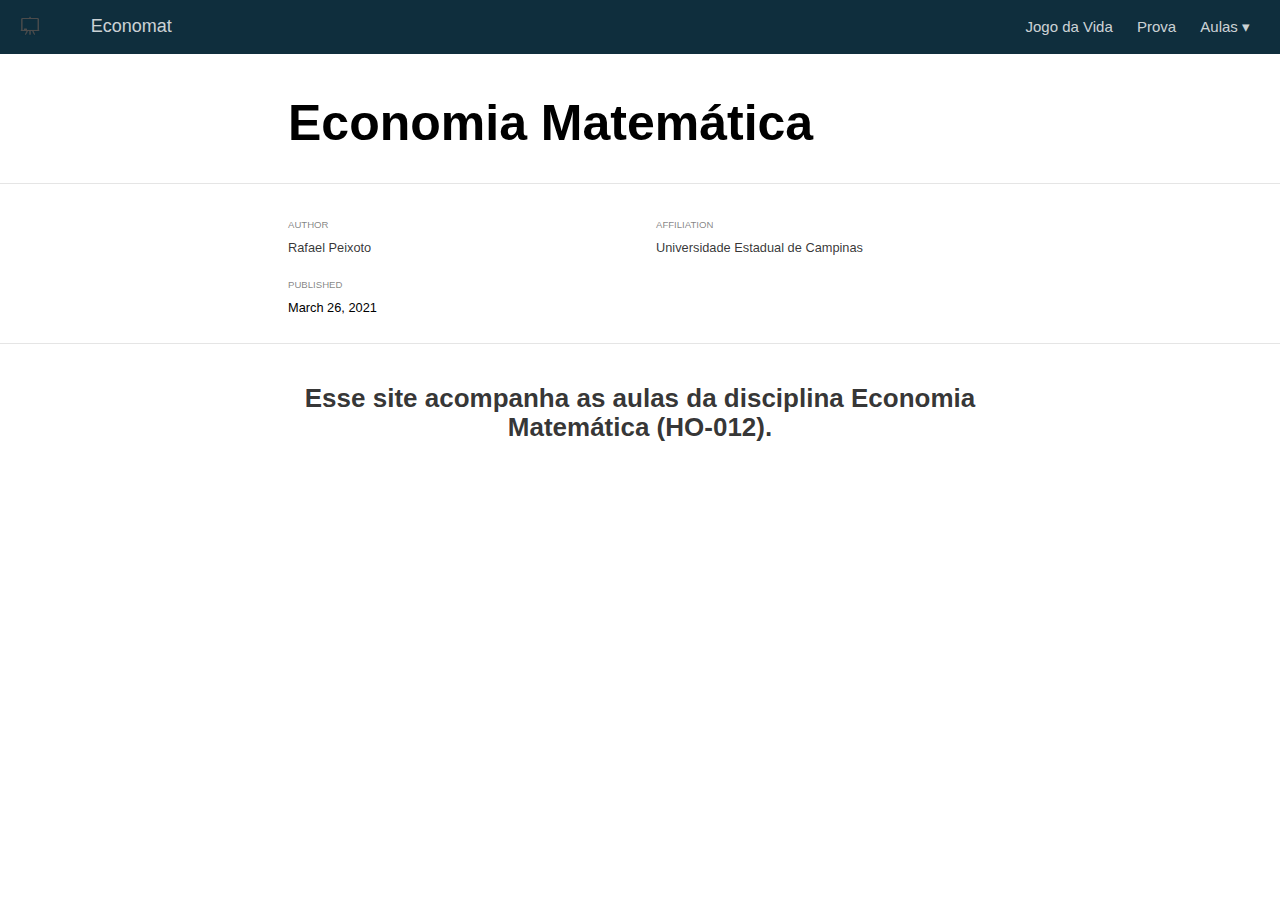
<file: docs/index.html>
<!DOCTYPE html>

<html xmlns="http://www.w3.org/1999/xhtml" lang="" xml:lang="">

<head>
  <meta charset="utf-8"/>
  <meta name="viewport" content="width=device-width, initial-scale=1"/>
  <meta http-equiv="X-UA-Compatible" content="IE=Edge,chrome=1"/>
  <meta name="generator" content="distill" />

  <style type="text/css">
  /* Hide doc at startup (prevent jankiness while JS renders/transforms) */
  body {
    visibility: hidden;
  }
  </style>

 <!--radix_placeholder_import_source-->
 <!--/radix_placeholder_import_source-->

<style type="text/css">code{white-space: pre;}</style>
<style type="text/css" data-origin="pandoc">
pre > code.sourceCode { white-space: pre; position: relative; }
pre > code.sourceCode > span { display: inline-block; line-height: 1.25; }
pre > code.sourceCode > span:empty { height: 1.2em; }
code.sourceCode > span { color: inherit; text-decoration: inherit; }
div.sourceCode { margin: 1em 0; }
pre.sourceCode { margin: 0; }
@media screen {
div.sourceCode { overflow: auto; }
}
@media print {
pre > code.sourceCode { white-space: pre-wrap; }
pre > code.sourceCode > span { text-indent: -5em; padding-left: 5em; }
}
pre.numberSource code
  { counter-reset: source-line 0; }
pre.numberSource code > span
  { position: relative; left: -4em; counter-increment: source-line; }
pre.numberSource code > span > a:first-child::before
  { content: counter(source-line);
    position: relative; left: -1em; text-align: right; vertical-align: baseline;
    border: none; display: inline-block;
    -webkit-touch-callout: none; -webkit-user-select: none;
    -khtml-user-select: none; -moz-user-select: none;
    -ms-user-select: none; user-select: none;
    padding: 0 4px; width: 4em;
    color: #aaaaaa;
  }
pre.numberSource { margin-left: 3em; border-left: 1px solid #aaaaaa;  padding-left: 4px; }
div.sourceCode
  {   }
@media screen {
pre > code.sourceCode > span > a:first-child::before { text-decoration: underline; }
}
code span.al { color: #ad0000; } /* Alert */
code span.an { color: #5e5e5e; } /* Annotation */
code span.at { color: #20794d; } /* Attribute */
code span.bn { color: #ad0000; } /* BaseN */
code span.bu { } /* BuiltIn */
code span.cf { color: #007ba5; } /* ControlFlow */
code span.ch { color: #20794d; } /* Char */
code span.cn { color: #8f5902; } /* Constant */
code span.co { color: #5e5e5e; } /* Comment */
code span.cv { color: #5e5e5e; font-style: italic; } /* CommentVar */
code span.do { color: #5e5e5e; font-style: italic; } /* Documentation */
code span.dt { color: #ad0000; } /* DataType */
code span.dv { color: #ad0000; } /* DecVal */
code span.er { color: #ad0000; } /* Error */
code span.ex { } /* Extension */
code span.fl { color: #ad0000; } /* Float */
code span.fu { color: #4758ab; } /* Function */
code span.im { } /* Import */
code span.in { color: #5e5e5e; } /* Information */
code span.kw { color: #007ba5; } /* Keyword */
code span.op { color: #5e5e5e; } /* Operator */
code span.ot { color: #007ba5; } /* Other */
code span.pp { color: #ad0000; } /* Preprocessor */
code span.sc { color: #20794d; } /* SpecialChar */
code span.ss { color: #20794d; } /* SpecialString */
code span.st { color: #20794d; } /* String */
code span.va { color: #111111; } /* Variable */
code span.vs { color: #20794d; } /* VerbatimString */
code span.wa { color: #5e5e5e; font-style: italic; } /* Warning */
</style>

  <!--radix_placeholder_meta_tags-->
  <title>Economat: Economia Matemática</title>



  <!--  https://schema.org/Article -->
  <meta property="article:published" itemprop="datePublished" content="2021-03-26"/>
  <meta property="article:created" itemprop="dateCreated" content="2021-03-26"/>
  <meta name="article:author" content="Rafael Peixoto"/>

  <!--  https://developers.facebook.com/docs/sharing/webmasters#markup -->
  <meta property="og:title" content="Economat: Economia Matemática"/>
  <meta property="og:type" content="article"/>
  <meta property="og:locale" content="en_US"/>
  <meta property="og:site_name" content="Economat"/>

  <!--  https://dev.twitter.com/cards/types/summary -->
  <meta property="twitter:card" content="summary"/>
  <meta property="twitter:title" content="Economat: Economia Matemática"/>

  <!--/radix_placeholder_meta_tags-->
  <!--radix_placeholder_rmarkdown_metadata-->

  <script type="text/json" id="radix-rmarkdown-metadata">
  {"type":"list","attributes":{"names":{"type":"character","attributes":{},"value":["title","author","date","site"]}},"value":[{"type":"character","attributes":{},"value":["Economia Matemática"]},{"type":"list","attributes":{},"value":[{"type":"list","attributes":{"names":{"type":"character","attributes":{},"value":["name","affiliation","url"]}},"value":[{"type":"character","attributes":{},"value":["Rafael Peixoto"]},{"type":"character","attributes":{},"value":["Universidade Estadual de Campinas"]},{"type":"list","attributes":{"names":{"type":"character","attributes":{},"value":[]}},"value":[]}]}]},{"type":"character","attributes":{},"value":["03-26-2021"]},{"type":"character","attributes":{},"value":["distill::distill_website"]}]}
  </script>
  <!--/radix_placeholder_rmarkdown_metadata-->
  <!--radix_placeholder_navigation_in_header-->
  <meta name="distill:offset" content=""/>

  <script type="application/javascript">

    window.headroom_prevent_pin = false;

    window.document.addEventListener("DOMContentLoaded", function (event) {

      // initialize headroom for banner
      var header = $('header').get(0);
      var headerHeight = header.offsetHeight;
      var headroom = new Headroom(header, {
        tolerance: 5,
        onPin : function() {
          if (window.headroom_prevent_pin) {
            window.headroom_prevent_pin = false;
            headroom.unpin();
          }
        }
      });
      headroom.init();
      if(window.location.hash)
        headroom.unpin();
      $(header).addClass('headroom--transition');

      // offset scroll location for banner on hash change
      // (see: https://github.com/WickyNilliams/headroom.js/issues/38)
      window.addEventListener("hashchange", function(event) {
        window.scrollTo(0, window.pageYOffset - (headerHeight + 25));
      });

      // responsive menu
      $('.distill-site-header').each(function(i, val) {
        var topnav = $(this);
        var toggle = topnav.find('.nav-toggle');
        toggle.on('click', function() {
          topnav.toggleClass('responsive');
        });
      });

      // nav dropdowns
      $('.nav-dropbtn').click(function(e) {
        $(this).next('.nav-dropdown-content').toggleClass('nav-dropdown-active');
        $(this).parent().siblings('.nav-dropdown')
           .children('.nav-dropdown-content').removeClass('nav-dropdown-active');
      });
      $("body").click(function(e){
        $('.nav-dropdown-content').removeClass('nav-dropdown-active');
      });
      $(".nav-dropdown").click(function(e){
        e.stopPropagation();
      });
    });
  </script>

  <style type="text/css">

  /* Theme (user-documented overrideables for nav appearance) */

  .distill-site-nav {
    color: rgba(255, 255, 255, 0.8);
    background-color: #0F2E3D;
    font-size: 15px;
    font-weight: 300;
  }

  .distill-site-nav a {
    color: inherit;
    text-decoration: none;
  }

  .distill-site-nav a:hover {
    color: white;
  }

  @media print {
    .distill-site-nav {
      display: none;
    }
  }

  .distill-site-header {

  }

  .distill-site-footer {

  }


  /* Site Header */

  .distill-site-header {
    width: 100%;
    box-sizing: border-box;
    z-index: 3;
  }

  .distill-site-header .nav-left {
    display: inline-block;
    margin-left: 8px;
  }

  @media screen and (max-width: 768px) {
    .distill-site-header .nav-left {
      margin-left: 0;
    }
  }


  .distill-site-header .nav-right {
    float: right;
    margin-right: 8px;
  }

  .distill-site-header a,
  .distill-site-header .title {
    display: inline-block;
    text-align: center;
    padding: 14px 10px 14px 10px;
  }

  .distill-site-header .title {
    font-size: 18px;
    min-width: 150px;
  }

  .distill-site-header .logo {
    padding: 0;
  }

  .distill-site-header .logo img {
    display: none;
    max-height: 20px;
    width: auto;
    margin-bottom: -4px;
  }

  .distill-site-header .nav-image img {
    max-height: 18px;
    width: auto;
    display: inline-block;
    margin-bottom: -3px;
  }



  @media screen and (min-width: 1000px) {
    .distill-site-header .logo img {
      display: inline-block;
    }
    .distill-site-header .nav-left {
      margin-left: 20px;
    }
    .distill-site-header .nav-right {
      margin-right: 20px;
    }
    .distill-site-header .title {
      padding-left: 12px;
    }
  }


  .distill-site-header .nav-toggle {
    display: none;
  }

  .nav-dropdown {
    display: inline-block;
    position: relative;
  }

  .nav-dropdown .nav-dropbtn {
    border: none;
    outline: none;
    color: rgba(255, 255, 255, 0.8);
    padding: 16px 10px;
    background-color: transparent;
    font-family: inherit;
    font-size: inherit;
    font-weight: inherit;
    margin: 0;
    margin-top: 1px;
    z-index: 2;
  }

  .nav-dropdown-content {
    display: none;
    position: absolute;
    background-color: white;
    min-width: 200px;
    border: 1px solid rgba(0,0,0,0.15);
    border-radius: 4px;
    box-shadow: 0px 8px 16px 0px rgba(0,0,0,0.1);
    z-index: 1;
    margin-top: 2px;
    white-space: nowrap;
    padding-top: 4px;
    padding-bottom: 4px;
  }

  .nav-dropdown-content hr {
    margin-top: 4px;
    margin-bottom: 4px;
    border: none;
    border-bottom: 1px solid rgba(0, 0, 0, 0.1);
  }

  .nav-dropdown-active {
    display: block;
  }

  .nav-dropdown-content a, .nav-dropdown-content .nav-dropdown-header {
    color: black;
    padding: 6px 24px;
    text-decoration: none;
    display: block;
    text-align: left;
  }

  .nav-dropdown-content .nav-dropdown-header {
    display: block;
    padding: 5px 24px;
    padding-bottom: 0;
    text-transform: uppercase;
    font-size: 14px;
    color: #999999;
    white-space: nowrap;
  }

  .nav-dropdown:hover .nav-dropbtn {
    color: white;
  }

  .nav-dropdown-content a:hover {
    background-color: #ddd;
    color: black;
  }

  .nav-right .nav-dropdown-content {
    margin-left: -45%;
    right: 0;
  }

  @media screen and (max-width: 768px) {
    .distill-site-header a, .distill-site-header .nav-dropdown  {display: none;}
    .distill-site-header a.nav-toggle {
      float: right;
      display: block;
    }
    .distill-site-header .title {
      margin-left: 0;
    }
    .distill-site-header .nav-right {
      margin-right: 0;
    }
    .distill-site-header {
      overflow: hidden;
    }
    .nav-right .nav-dropdown-content {
      margin-left: 0;
    }
  }


  @media screen and (max-width: 768px) {
    .distill-site-header.responsive {position: relative; min-height: 500px; }
    .distill-site-header.responsive a.nav-toggle {
      position: absolute;
      right: 0;
      top: 0;
    }
    .distill-site-header.responsive a,
    .distill-site-header.responsive .nav-dropdown {
      display: block;
      text-align: left;
    }
    .distill-site-header.responsive .nav-left,
    .distill-site-header.responsive .nav-right {
      width: 100%;
    }
    .distill-site-header.responsive .nav-dropdown {float: none;}
    .distill-site-header.responsive .nav-dropdown-content {position: relative;}
    .distill-site-header.responsive .nav-dropdown .nav-dropbtn {
      display: block;
      width: 100%;
      text-align: left;
    }
  }

  /* Site Footer */

  .distill-site-footer {
    width: 100%;
    overflow: hidden;
    box-sizing: border-box;
    z-index: 3;
    margin-top: 30px;
    padding-top: 30px;
    padding-bottom: 30px;
    text-align: center;
  }

  /* Headroom */

  d-title {
    padding-top: 6rem;
  }

  @media print {
    d-title {
      padding-top: 4rem;
    }
  }

  .headroom {
    z-index: 1000;
    position: fixed;
    top: 0;
    left: 0;
    right: 0;
  }

  .headroom--transition {
    transition: all .4s ease-in-out;
  }

  .headroom--unpinned {
    top: -100px;
  }

  .headroom--pinned {
    top: 0;
  }

  /* adjust viewport for navbar height */
  /* helps vertically center bootstrap (non-distill) content */
  .min-vh-100 {
    min-height: calc(100vh - 100px) !important;
  }

  </style>

  <script src="site_libs/jquery-1.11.3/jquery.min.js"></script>
  <link href="site_libs/font-awesome-5.1.0/css/all.css" rel="stylesheet"/>
  <link href="site_libs/font-awesome-5.1.0/css/v4-shims.css" rel="stylesheet"/>
  <script src="site_libs/headroom-0.9.4/headroom.min.js"></script>
  <script src="site_libs/autocomplete-0.37.1/autocomplete.min.js"></script>
  <script src="site_libs/fuse-6.4.1/fuse.min.js"></script>

  <script type="application/javascript">

  function getMeta(metaName) {
    var metas = document.getElementsByTagName('meta');
    for (let i = 0; i < metas.length; i++) {
      if (metas[i].getAttribute('name') === metaName) {
        return metas[i].getAttribute('content');
      }
    }
    return '';
  }

  function offsetURL(url) {
    var offset = getMeta('distill:offset');
    return offset ? offset + '/' + url : url;
  }

  function createFuseIndex() {

    // create fuse index
    var options = {
      keys: [
        { name: 'title', weight: 20 },
        { name: 'categories', weight: 15 },
        { name: 'description', weight: 10 },
        { name: 'contents', weight: 5 },
      ],
      ignoreLocation: true,
      threshold: 0
    };
    var fuse = new window.Fuse([], options);

    // fetch the main search.json
    return fetch(offsetURL('search.json'))
      .then(function(response) {
        if (response.status == 200) {
          return response.json().then(function(json) {
            // index main articles
            json.articles.forEach(function(article) {
              fuse.add(article);
            });
            // download collections and index their articles
            return Promise.all(json.collections.map(function(collection) {
              return fetch(offsetURL(collection)).then(function(response) {
                if (response.status === 200) {
                  return response.json().then(function(articles) {
                    articles.forEach(function(article) {
                      fuse.add(article);
                    });
                  })
                } else {
                  return Promise.reject(
                    new Error('Unexpected status from search index request: ' +
                              response.status)
                  );
                }
              });
            })).then(function() {
              return fuse;
            });
          });

        } else {
          return Promise.reject(
            new Error('Unexpected status from search index request: ' +
                        response.status)
          );
        }
      });
  }

  window.document.addEventListener("DOMContentLoaded", function (event) {

    // get search element (bail if we don't have one)
    var searchEl = window.document.getElementById('distill-search');
    if (!searchEl)
      return;

    createFuseIndex()
      .then(function(fuse) {

        // make search box visible
        searchEl.classList.remove('hidden');

        // initialize autocomplete
        var options = {
          autoselect: true,
          hint: false,
          minLength: 2,
        };
        window.autocomplete(searchEl, options, [{
          source: function(query, callback) {
            const searchOptions = {
              isCaseSensitive: false,
              shouldSort: true,
              minMatchCharLength: 2,
              limit: 10,
            };
            var results = fuse.search(query, searchOptions);
            callback(results
              .map(function(result) { return result.item; })
            );
          },
          templates: {
            suggestion: function(suggestion) {
              var img = suggestion.preview && Object.keys(suggestion.preview).length > 0
                ? `<img src="${offsetURL(suggestion.preview)}"</img>`
                : '';
              var html = `
                <div class="search-item">
                  <h3>${suggestion.title}</h3>
                  <div class="search-item-description">
                    ${suggestion.description || ''}
                  </div>
                  <div class="search-item-preview">
                    ${img}
                  </div>
                </div>
              `;
              return html;
            }
          }
        }]).on('autocomplete:selected', function(event, suggestion) {
          window.location.href = offsetURL(suggestion.path);
        });
        // remove inline display style on autocompleter (we want to
        // manage responsive display via css)
        $('.algolia-autocomplete').css("display", "");
      })
      .catch(function(error) {
        console.log(error);
      });

  });

  </script>

  <style type="text/css">

  .nav-search {
    font-size: x-small;
  }

  /* Algolioa Autocomplete */

  .algolia-autocomplete {
    display: inline-block;
    margin-left: 10px;
    vertical-align: sub;
    background-color: white;
    color: black;
    padding: 6px;
    padding-top: 8px;
    padding-bottom: 0;
    border-radius: 6px;
    border: 1px #0F2E3D solid;
    width: 180px;
  }


  @media screen and (max-width: 768px) {
    .distill-site-nav .algolia-autocomplete {
      display: none;
      visibility: hidden;
    }
    .distill-site-nav.responsive .algolia-autocomplete {
      display: inline-block;
      visibility: visible;
    }
    .distill-site-nav.responsive .algolia-autocomplete .aa-dropdown-menu {
      margin-left: 0;
      width: 400px;
      max-height: 400px;
    }
  }

  .algolia-autocomplete .aa-input, .algolia-autocomplete .aa-hint {
    width: 90%;
    outline: none;
    border: none;
  }

  .algolia-autocomplete .aa-hint {
    color: #999;
  }
  .algolia-autocomplete .aa-dropdown-menu {
    width: 550px;
    max-height: 70vh;
    overflow-x: visible;
    overflow-y: scroll;
    padding: 5px;
    margin-top: 3px;
    margin-left: -150px;
    background-color: #fff;
    border-radius: 5px;
    border: 1px solid #999;
    border-top: none;
  }

  .algolia-autocomplete .aa-dropdown-menu .aa-suggestion {
    cursor: pointer;
    padding: 5px 4px;
    border-bottom: 1px solid #eee;
  }

  .algolia-autocomplete .aa-dropdown-menu .aa-suggestion:last-of-type {
    border-bottom: none;
    margin-bottom: 2px;
  }

  .algolia-autocomplete .aa-dropdown-menu .aa-suggestion .search-item {
    overflow: hidden;
    font-size: 0.8em;
    line-height: 1.4em;
  }

  .algolia-autocomplete .aa-dropdown-menu .aa-suggestion .search-item h3 {
    font-size: 1rem;
    margin-block-start: 0;
    margin-block-end: 5px;
  }

  .algolia-autocomplete .aa-dropdown-menu .aa-suggestion .search-item-description {
    display: inline-block;
    overflow: hidden;
    height: 2.8em;
    width: 80%;
    margin-right: 4%;
  }

  .algolia-autocomplete .aa-dropdown-menu .aa-suggestion .search-item-preview {
    display: inline-block;
    width: 15%;
  }

  .algolia-autocomplete .aa-dropdown-menu .aa-suggestion .search-item-preview img {
    height: 3em;
    width: auto;
    display: none;
  }

  .algolia-autocomplete .aa-dropdown-menu .aa-suggestion .search-item-preview img[src] {
    display: initial;
  }

  .algolia-autocomplete .aa-dropdown-menu .aa-suggestion.aa-cursor {
    background-color: #eee;
  }
  .algolia-autocomplete .aa-dropdown-menu .aa-suggestion em {
    font-weight: bold;
    font-style: normal;
  }

  </style>


  <!--/radix_placeholder_navigation_in_header-->
  <!--radix_placeholder_distill-->

  <style type="text/css">

  body {
    background-color: white;
  }

  .pandoc-table {
    width: 100%;
  }

  .pandoc-table>caption {
    margin-bottom: 10px;
  }

  .pandoc-table th:not([align]) {
    text-align: left;
  }

  .pagedtable-footer {
    font-size: 15px;
  }

  d-byline .byline {
    grid-template-columns: 2fr 2fr;
  }

  d-byline .byline h3 {
    margin-block-start: 1.5em;
  }

  d-byline .byline .authors-affiliations h3 {
    margin-block-start: 0.5em;
  }

  .authors-affiliations .orcid-id {
    width: 16px;
    height:16px;
    margin-left: 4px;
    margin-right: 4px;
    vertical-align: middle;
    padding-bottom: 2px;
  }

  d-title .dt-tags {
    margin-top: 1em;
    grid-column: text;
  }

  .dt-tags .dt-tag {
    text-decoration: none;
    display: inline-block;
    color: rgba(0,0,0,0.6);
    padding: 0em 0.4em;
    margin-right: 0.5em;
    margin-bottom: 0.4em;
    font-size: 70%;
    border: 1px solid rgba(0,0,0,0.2);
    border-radius: 3px;
    text-transform: uppercase;
    font-weight: 500;
  }

  d-article table.gt_table td,
  d-article table.gt_table th {
    border-bottom: none;
  }

  .html-widget {
    margin-bottom: 2.0em;
  }

  .l-screen-inset {
    padding-right: 16px;
  }

  .l-screen .caption {
    margin-left: 10px;
  }

  .shaded {
    background: rgb(247, 247, 247);
    padding-top: 20px;
    padding-bottom: 20px;
    border-top: 1px solid rgba(0, 0, 0, 0.1);
    border-bottom: 1px solid rgba(0, 0, 0, 0.1);
  }

  .shaded .html-widget {
    margin-bottom: 0;
    border: 1px solid rgba(0, 0, 0, 0.1);
  }

  .shaded .shaded-content {
    background: white;
  }

  .text-output {
    margin-top: 0;
    line-height: 1.5em;
  }

  .hidden {
    display: none !important;
  }

  d-article {
    padding-top: 2.5rem;
    padding-bottom: 30px;
  }

  d-appendix {
    padding-top: 30px;
  }

  d-article>p>img {
    width: 100%;
  }

  d-article h2 {
    margin: 1rem 0 1.5rem 0;
  }

  d-article h3 {
    margin-top: 1.5rem;
  }

  d-article iframe {
    border: 1px solid rgba(0, 0, 0, 0.1);
    margin-bottom: 2.0em;
    width: 100%;
  }

  /* Tweak code blocks */

  d-article div.sourceCode code,
  d-article pre code {
    font-family: Consolas, Monaco, 'Andale Mono', 'Ubuntu Mono', monospace;
  }

  d-article pre,
  d-article div.sourceCode,
  d-article div.sourceCode pre {
    overflow: auto;
  }

  d-article div.sourceCode {
    background-color: white;
  }

  d-article div.sourceCode pre {
    padding-left: 10px;
    font-size: 12px;
    border-left: 2px solid rgba(0,0,0,0.1);
  }

  d-article pre {
    font-size: 12px;
    color: black;
    background: none;
    margin-top: 0;
    text-align: left;
    white-space: pre;
    word-spacing: normal;
    word-break: normal;
    word-wrap: normal;
    line-height: 1.5;

    -moz-tab-size: 4;
    -o-tab-size: 4;
    tab-size: 4;

    -webkit-hyphens: none;
    -moz-hyphens: none;
    -ms-hyphens: none;
    hyphens: none;
  }

  d-article pre a {
    border-bottom: none;
  }

  d-article pre a:hover {
    border-bottom: none;
    text-decoration: underline;
  }

  d-article details {
    grid-column: text;
    margin-bottom: 0.8em;
  }

  @media(min-width: 768px) {

  d-article pre,
  d-article div.sourceCode,
  d-article div.sourceCode pre {
    overflow: visible !important;
  }

  d-article div.sourceCode pre {
    padding-left: 18px;
    font-size: 14px;
  }

  d-article pre {
    font-size: 14px;
  }

  }

  figure img.external {
    background: white;
    border: 1px solid rgba(0, 0, 0, 0.1);
    box-shadow: 0 1px 8px rgba(0, 0, 0, 0.1);
    padding: 18px;
    box-sizing: border-box;
  }

  /* CSS for d-contents */

  .d-contents {
    grid-column: text;
    color: rgba(0,0,0,0.8);
    font-size: 0.9em;
    padding-bottom: 1em;
    margin-bottom: 1em;
    padding-bottom: 0.5em;
    margin-bottom: 1em;
    padding-left: 0.25em;
    justify-self: start;
  }

  @media(min-width: 1000px) {
    .d-contents.d-contents-float {
      height: 0;
      grid-column-start: 1;
      grid-column-end: 4;
      justify-self: center;
      padding-right: 3em;
      padding-left: 2em;
    }
  }

  .d-contents nav h3 {
    font-size: 18px;
    margin-top: 0;
    margin-bottom: 1em;
  }

  .d-contents li {
    list-style-type: none
  }

  .d-contents nav > ul {
    padding-left: 0;
  }

  .d-contents ul {
    padding-left: 1em
  }

  .d-contents nav ul li {
    margin-top: 0.6em;
    margin-bottom: 0.2em;
  }

  .d-contents nav a {
    font-size: 13px;
    border-bottom: none;
    text-decoration: none
    color: rgba(0, 0, 0, 0.8);
  }

  .d-contents nav a:hover {
    text-decoration: underline solid rgba(0, 0, 0, 0.6)
  }

  .d-contents nav > ul > li > a {
    font-weight: 600;
  }

  .d-contents nav > ul > li > ul {
    font-weight: inherit;
  }

  .d-contents nav > ul > li > ul > li {
    margin-top: 0.2em;
  }


  .d-contents nav ul {
    margin-top: 0;
    margin-bottom: 0.25em;
  }

  .d-article-with-toc h2:nth-child(2) {
    margin-top: 0;
  }


  /* Figure */

  .figure {
    position: relative;
    margin-bottom: 2.5em;
    margin-top: 1.5em;
  }

  .figure img {
    width: 100%;
  }

  .figure .caption {
    color: rgba(0, 0, 0, 0.6);
    font-size: 12px;
    line-height: 1.5em;
  }

  .figure img.external {
    background: white;
    border: 1px solid rgba(0, 0, 0, 0.1);
    box-shadow: 0 1px 8px rgba(0, 0, 0, 0.1);
    padding: 18px;
    box-sizing: border-box;
  }

  .figure .caption a {
    color: rgba(0, 0, 0, 0.6);
  }

  .figure .caption b,
  .figure .caption strong, {
    font-weight: 600;
    color: rgba(0, 0, 0, 1.0);
  }

  /* Citations */

  d-article .citation {
    color: inherit;
    cursor: inherit;
  }

  div.hanging-indent{
    margin-left: 1em; text-indent: -1em;
  }

  /* Citation hover box */

  .tippy-box[data-theme~=light-border] {
    background-color: rgba(250, 250, 250, 0.95);
  }

  .tippy-content > p {
    margin-bottom: 0;
    padding: 2px;
  }


  /* Tweak 1000px media break to show more text */

  @media(min-width: 1000px) {
    .base-grid,
    distill-header,
    d-title,
    d-abstract,
    d-article,
    d-appendix,
    distill-appendix,
    d-byline,
    d-footnote-list,
    d-citation-list,
    distill-footer {
      grid-template-columns: [screen-start] 1fr [page-start kicker-start] 80px [middle-start] 50px [text-start kicker-end] 65px 65px 65px 65px 65px 65px 65px 65px [text-end gutter-start] 65px [middle-end] 65px [page-end gutter-end] 1fr [screen-end];
      grid-column-gap: 16px;
    }

    .grid {
      grid-column-gap: 16px;
    }

    d-article {
      font-size: 1.06rem;
      line-height: 1.7em;
    }
    figure .caption, .figure .caption, figure figcaption {
      font-size: 13px;
    }
  }

  @media(min-width: 1180px) {
    .base-grid,
    distill-header,
    d-title,
    d-abstract,
    d-article,
    d-appendix,
    distill-appendix,
    d-byline,
    d-footnote-list,
    d-citation-list,
    distill-footer {
      grid-template-columns: [screen-start] 1fr [page-start kicker-start] 60px [middle-start] 60px [text-start kicker-end] 60px 60px 60px 60px 60px 60px 60px 60px [text-end gutter-start] 60px [middle-end] 60px [page-end gutter-end] 1fr [screen-end];
      grid-column-gap: 32px;
    }

    .grid {
      grid-column-gap: 32px;
    }
  }


  /* Get the citation styles for the appendix (not auto-injected on render since
     we do our own rendering of the citation appendix) */

  d-appendix .citation-appendix,
  .d-appendix .citation-appendix {
    font-size: 11px;
    line-height: 15px;
    border-left: 1px solid rgba(0, 0, 0, 0.1);
    padding-left: 18px;
    border: 1px solid rgba(0,0,0,0.1);
    background: rgba(0, 0, 0, 0.02);
    padding: 10px 18px;
    border-radius: 3px;
    color: rgba(150, 150, 150, 1);
    overflow: hidden;
    margin-top: -12px;
    white-space: pre-wrap;
    word-wrap: break-word;
  }

  /* Include appendix styles here so they can be overridden */

  d-appendix {
    contain: layout style;
    font-size: 0.8em;
    line-height: 1.7em;
    margin-top: 60px;
    margin-bottom: 0;
    border-top: 1px solid rgba(0, 0, 0, 0.1);
    color: rgba(0,0,0,0.5);
    padding-top: 60px;
    padding-bottom: 48px;
  }

  d-appendix h3 {
    grid-column: page-start / text-start;
    font-size: 15px;
    font-weight: 500;
    margin-top: 1em;
    margin-bottom: 0;
    color: rgba(0,0,0,0.65);
  }

  d-appendix h3 + * {
    margin-top: 1em;
  }

  d-appendix ol {
    padding: 0 0 0 15px;
  }

  @media (min-width: 768px) {
    d-appendix ol {
      padding: 0 0 0 30px;
      margin-left: -30px;
    }
  }

  d-appendix li {
    margin-bottom: 1em;
  }

  d-appendix a {
    color: rgba(0, 0, 0, 0.6);
  }

  d-appendix > * {
    grid-column: text;
  }

  d-appendix > d-footnote-list,
  d-appendix > d-citation-list,
  d-appendix > distill-appendix {
    grid-column: screen;
  }

  /* Include footnote styles here so they can be overridden */

  d-footnote-list {
    contain: layout style;
  }

  d-footnote-list > * {
    grid-column: text;
  }

  d-footnote-list a.footnote-backlink {
    color: rgba(0,0,0,0.3);
    padding-left: 0.5em;
  }



  /* Anchor.js */

  .anchorjs-link {
    /*transition: all .25s linear; */
    text-decoration: none;
    border-bottom: none;
  }
  *:hover > .anchorjs-link {
    margin-left: -1.125em !important;
    text-decoration: none;
    border-bottom: none;
  }

  /* Social footer */

  .social_footer {
    margin-top: 30px;
    margin-bottom: 0;
    color: rgba(0,0,0,0.67);
  }

  .disqus-comments {
    margin-right: 30px;
  }

  .disqus-comment-count {
    border-bottom: 1px solid rgba(0, 0, 0, 0.4);
    cursor: pointer;
  }

  #disqus_thread {
    margin-top: 30px;
  }

  .article-sharing a {
    border-bottom: none;
    margin-right: 8px;
  }

  .article-sharing a:hover {
    border-bottom: none;
  }

  .sidebar-section.subscribe {
    font-size: 12px;
    line-height: 1.6em;
  }

  .subscribe p {
    margin-bottom: 0.5em;
  }


  .article-footer .subscribe {
    font-size: 15px;
    margin-top: 45px;
  }


  .sidebar-section.custom {
    font-size: 12px;
    line-height: 1.6em;
  }

  .custom p {
    margin-bottom: 0.5em;
  }

  /* Styles for listing layout (hide title) */
  .layout-listing d-title, .layout-listing .d-title {
    display: none;
  }

  /* Styles for posts lists (not auto-injected) */


  .posts-with-sidebar {
    padding-left: 45px;
    padding-right: 45px;
  }

  .posts-list .description h2,
  .posts-list .description p {
    font-family: -apple-system, BlinkMacSystemFont, "Segoe UI", Roboto, Oxygen, Ubuntu, Cantarell, "Fira Sans", "Droid Sans", "Helvetica Neue", Arial, sans-serif;
  }

  .posts-list .description h2 {
    font-weight: 700;
    border-bottom: none;
    padding-bottom: 0;
  }

  .posts-list h2.post-tag {
    border-bottom: 1px solid rgba(0, 0, 0, 0.2);
    padding-bottom: 12px;
  }
  .posts-list {
    margin-top: 60px;
    margin-bottom: 24px;
  }

  .posts-list .post-preview {
    text-decoration: none;
    overflow: hidden;
    display: block;
    border-bottom: 1px solid rgba(0, 0, 0, 0.1);
    padding: 24px 0;
  }

  .post-preview-last {
    border-bottom: none !important;
  }

  .posts-list .posts-list-caption {
    grid-column: screen;
    font-weight: 400;
  }

  .posts-list .post-preview h2 {
    margin: 0 0 6px 0;
    line-height: 1.2em;
    font-style: normal;
    font-size: 24px;
  }

  .posts-list .post-preview p {
    margin: 0 0 12px 0;
    line-height: 1.4em;
    font-size: 16px;
  }

  .posts-list .post-preview .thumbnail {
    box-sizing: border-box;
    margin-bottom: 24px;
    position: relative;
    max-width: 500px;
  }
  .posts-list .post-preview img {
    width: 100%;
    display: block;
  }

  .posts-list .metadata {
    font-size: 12px;
    line-height: 1.4em;
    margin-bottom: 18px;
  }

  .posts-list .metadata > * {
    display: inline-block;
  }

  .posts-list .metadata .publishedDate {
    margin-right: 2em;
  }

  .posts-list .metadata .dt-authors {
    display: block;
    margin-top: 0.3em;
    margin-right: 2em;
  }

  .posts-list .dt-tags {
    display: block;
    line-height: 1em;
  }

  .posts-list .dt-tags .dt-tag {
    display: inline-block;
    color: rgba(0,0,0,0.6);
    padding: 0.3em 0.4em;
    margin-right: 0.2em;
    margin-bottom: 0.4em;
    font-size: 60%;
    border: 1px solid rgba(0,0,0,0.2);
    border-radius: 3px;
    text-transform: uppercase;
    font-weight: 500;
  }

  .posts-list img {
    opacity: 1;
  }

  .posts-list img[data-src] {
    opacity: 0;
  }

  .posts-more {
    clear: both;
  }


  .posts-sidebar {
    font-size: 16px;
  }

  .posts-sidebar h3 {
    font-size: 16px;
    margin-top: 0;
    margin-bottom: 0.5em;
    font-weight: 400;
    text-transform: uppercase;
  }

  .sidebar-section {
    margin-bottom: 30px;
  }

  .categories ul {
    list-style-type: none;
    margin: 0;
    padding: 0;
  }

  .categories li {
    color: rgba(0, 0, 0, 0.8);
    margin-bottom: 0;
  }

  .categories li>a {
    border-bottom: none;
  }

  .categories li>a:hover {
    border-bottom: 1px solid rgba(0, 0, 0, 0.4);
  }

  .categories .active {
    font-weight: 600;
  }

  .categories .category-count {
    color: rgba(0, 0, 0, 0.4);
  }


  @media(min-width: 768px) {
    .posts-list .post-preview h2 {
      font-size: 26px;
    }
    .posts-list .post-preview .thumbnail {
      float: right;
      width: 30%;
      margin-bottom: 0;
    }
    .posts-list .post-preview .description {
      float: left;
      width: 45%;
    }
    .posts-list .post-preview .metadata {
      float: left;
      width: 20%;
      margin-top: 8px;
    }
    .posts-list .post-preview p {
      margin: 0 0 12px 0;
      line-height: 1.5em;
      font-size: 16px;
    }
    .posts-with-sidebar .posts-list {
      float: left;
      width: 75%;
    }
    .posts-with-sidebar .posts-sidebar {
      float: right;
      width: 20%;
      margin-top: 60px;
      padding-top: 24px;
      padding-bottom: 24px;
    }
  }


  /* Improve display for browsers without grid (IE/Edge <= 15) */

  .downlevel {
    line-height: 1.6em;
    font-family: -apple-system, BlinkMacSystemFont, "Segoe UI", Roboto, Oxygen, Ubuntu, Cantarell, "Fira Sans", "Droid Sans", "Helvetica Neue", Arial, sans-serif;
    margin: 0;
  }

  .downlevel .d-title {
    padding-top: 6rem;
    padding-bottom: 1.5rem;
  }

  .downlevel .d-title h1 {
    font-size: 50px;
    font-weight: 700;
    line-height: 1.1em;
    margin: 0 0 0.5rem;
  }

  .downlevel .d-title p {
    font-weight: 300;
    font-size: 1.2rem;
    line-height: 1.55em;
    margin-top: 0;
  }

  .downlevel .d-byline {
    padding-top: 0.8em;
    padding-bottom: 0.8em;
    font-size: 0.8rem;
    line-height: 1.8em;
  }

  .downlevel .section-separator {
    border: none;
    border-top: 1px solid rgba(0, 0, 0, 0.1);
  }

  .downlevel .d-article {
    font-size: 1.06rem;
    line-height: 1.7em;
    padding-top: 1rem;
    padding-bottom: 2rem;
  }


  .downlevel .d-appendix {
    padding-left: 0;
    padding-right: 0;
    max-width: none;
    font-size: 0.8em;
    line-height: 1.7em;
    margin-bottom: 0;
    color: rgba(0,0,0,0.5);
    padding-top: 40px;
    padding-bottom: 48px;
  }

  .downlevel .footnotes ol {
    padding-left: 13px;
  }

  .downlevel .base-grid,
  .downlevel .distill-header,
  .downlevel .d-title,
  .downlevel .d-abstract,
  .downlevel .d-article,
  .downlevel .d-appendix,
  .downlevel .distill-appendix,
  .downlevel .d-byline,
  .downlevel .d-footnote-list,
  .downlevel .d-citation-list,
  .downlevel .distill-footer,
  .downlevel .appendix-bottom,
  .downlevel .posts-container {
    padding-left: 40px;
    padding-right: 40px;
  }

  @media(min-width: 768px) {
    .downlevel .base-grid,
    .downlevel .distill-header,
    .downlevel .d-title,
    .downlevel .d-abstract,
    .downlevel .d-article,
    .downlevel .d-appendix,
    .downlevel .distill-appendix,
    .downlevel .d-byline,
    .downlevel .d-footnote-list,
    .downlevel .d-citation-list,
    .downlevel .distill-footer,
    .downlevel .appendix-bottom,
    .downlevel .posts-container {
    padding-left: 150px;
    padding-right: 150px;
    max-width: 900px;
  }
  }

  .downlevel pre code {
    display: block;
    border-left: 2px solid rgba(0, 0, 0, .1);
    padding: 0 0 0 20px;
    font-size: 14px;
  }

  .downlevel code, .downlevel pre {
    color: black;
    background: none;
    font-family: Consolas, Monaco, 'Andale Mono', 'Ubuntu Mono', monospace;
    text-align: left;
    white-space: pre;
    word-spacing: normal;
    word-break: normal;
    word-wrap: normal;
    line-height: 1.5;

    -moz-tab-size: 4;
    -o-tab-size: 4;
    tab-size: 4;

    -webkit-hyphens: none;
    -moz-hyphens: none;
    -ms-hyphens: none;
    hyphens: none;
  }

  .downlevel .posts-list .post-preview {
    color: inherit;
  }



  </style>

  <script type="application/javascript">

  function is_downlevel_browser() {
    if (bowser.isUnsupportedBrowser({ msie: "12", msedge: "16"},
                                   window.navigator.userAgent)) {
      return true;
    } else {
      return window.load_distill_framework === undefined;
    }
  }

  // show body when load is complete
  function on_load_complete() {

    // add anchors
    if (window.anchors) {
      window.anchors.options.placement = 'left';
      window.anchors.add('d-article > h2, d-article > h3, d-article > h4, d-article > h5');
    }


    // set body to visible
    document.body.style.visibility = 'visible';

    // force redraw for leaflet widgets
    if (window.HTMLWidgets) {
      var maps = window.HTMLWidgets.findAll(".leaflet");
      $.each(maps, function(i, el) {
        var map = this.getMap();
        map.invalidateSize();
        map.eachLayer(function(layer) {
          if (layer instanceof L.TileLayer)
            layer.redraw();
        });
      });
    }

    // trigger 'shown' so htmlwidgets resize
    $('d-article').trigger('shown');
  }

  function init_distill() {

    init_common();

    // create front matter
    var front_matter = $('<d-front-matter></d-front-matter>');
    $('#distill-front-matter').wrap(front_matter);

    // create d-title
    $('.d-title').changeElementType('d-title');

    // create d-byline
    var byline = $('<d-byline></d-byline>');
    $('.d-byline').replaceWith(byline);

    // create d-article
    var article = $('<d-article></d-article>');
    $('.d-article').wrap(article).children().unwrap();

    // move posts container into article
    $('.posts-container').appendTo($('d-article'));

    // create d-appendix
    $('.d-appendix').changeElementType('d-appendix');

    // flag indicating that we have appendix items
    var appendix = $('.appendix-bottom').children('h3').length > 0;

    // replace footnotes with <d-footnote>
    $('.footnote-ref').each(function(i, val) {
      appendix = true;
      var href = $(this).attr('href');
      var id = href.replace('#', '');
      var fn = $('#' + id);
      var fn_p = $('#' + id + '>p');
      fn_p.find('.footnote-back').remove();
      var text = fn_p.html();
      var dtfn = $('<d-footnote></d-footnote>');
      dtfn.html(text);
      $(this).replaceWith(dtfn);
    });
    // remove footnotes
    $('.footnotes').remove();

    // move refs into #references-listing
    $('#references-listing').replaceWith($('#refs'));

    $('h1.appendix, h2.appendix').each(function(i, val) {
      $(this).changeElementType('h3');
    });
    $('h3.appendix').each(function(i, val) {
      var id = $(this).attr('id');
      $('.d-contents a[href="#' + id + '"]').parent().remove();
      appendix = true;
      $(this).nextUntil($('h1, h2, h3')).addBack().appendTo($('d-appendix'));
    });

    // show d-appendix if we have appendix content
    $("d-appendix").css('display', appendix ? 'grid' : 'none');

    // localize layout chunks to just output
    $('.layout-chunk').each(function(i, val) {

      // capture layout
      var layout = $(this).attr('data-layout');

      // apply layout to markdown level block elements
      var elements = $(this).children().not('details, div.sourceCode, pre, script');
      elements.each(function(i, el) {
        var layout_div = $('<div class="' + layout + '"></div>');
        if (layout_div.hasClass('shaded')) {
          var shaded_content = $('<div class="shaded-content"></div>');
          $(this).wrap(shaded_content);
          $(this).parent().wrap(layout_div);
        } else {
          $(this).wrap(layout_div);
        }
      });


      // unwrap the layout-chunk div
      $(this).children().unwrap();
    });

    // remove code block used to force  highlighting css
    $('.distill-force-highlighting-css').parent().remove();

    // remove empty line numbers inserted by pandoc when using a
    // custom syntax highlighting theme
    $('code.sourceCode a:empty').remove();

    // load distill framework
    load_distill_framework();

    // wait for window.distillRunlevel == 4 to do post processing
    function distill_post_process() {

      if (!window.distillRunlevel || window.distillRunlevel < 4)
        return;

      // hide author/affiliations entirely if we have no authors
      var front_matter = JSON.parse($("#distill-front-matter").html());
      var have_authors = front_matter.authors && front_matter.authors.length > 0;
      if (!have_authors)
        $('d-byline').addClass('hidden');

      // article with toc class
      $('.d-contents').parent().addClass('d-article-with-toc');

      // strip links that point to #
      $('.authors-affiliations').find('a[href="#"]').removeAttr('href');

      // add orcid ids
      $('.authors-affiliations').find('.author').each(function(i, el) {
        var orcid_id = front_matter.authors[i].orcidID;
        if (orcid_id) {
          var a = $('<a></a>');
          a.attr('href', 'https://orcid.org/' + orcid_id);
          var img = $('<img></img>');
          img.addClass('orcid-id');
          img.attr('alt', 'ORCID ID');
          img.attr('src','[data-uri]');
          a.append(img);
          $(this).append(a);
        }
      });

      // hide elements of author/affiliations grid that have no value
      function hide_byline_column(caption) {
        $('d-byline').find('h3:contains("' + caption + '")').parent().css('visibility', 'hidden');
      }

      // affiliations
      var have_affiliations = false;
      for (var i = 0; i<front_matter.authors.length; ++i) {
        var author = front_matter.authors[i];
        if (author.affiliation !== "&nbsp;") {
          have_affiliations = true;
          break;
        }
      }
      if (!have_affiliations)
        $('d-byline').find('h3:contains("Affiliations")').css('visibility', 'hidden');

      // published date
      if (!front_matter.publishedDate)
        hide_byline_column("Published");

      // document object identifier
      var doi = $('d-byline').find('h3:contains("DOI")');
      var doi_p = doi.next().empty();
      if (!front_matter.doi) {
        // if we have a citation and valid citationText then link to that
        if ($('#citation').length > 0 && front_matter.citationText) {
          doi.html('Citation');
          $('<a href="#citation"></a>')
            .text(front_matter.citationText)
            .appendTo(doi_p);
        } else {
          hide_byline_column("DOI");
        }
      } else {
        $('<a></a>')
           .attr('href', "https://doi.org/" + front_matter.doi)
           .html(front_matter.doi)
           .appendTo(doi_p);
      }

       // change plural form of authors/affiliations
      if (front_matter.authors.length === 1) {
        var grid = $('.authors-affiliations');
        grid.children('h3:contains("Authors")').text('Author');
        grid.children('h3:contains("Affiliations")').text('Affiliation');
      }

      // remove d-appendix and d-footnote-list local styles
      $('d-appendix > style:first-child').remove();
      $('d-footnote-list > style:first-child').remove();

      // move appendix-bottom entries to the bottom
      $('.appendix-bottom').appendTo('d-appendix').children().unwrap();
      $('.appendix-bottom').remove();

      // hoverable references
      $('span.citation[data-cites]').each(function() {
        var refHtml = $('#ref-' + $(this).attr('data-cites')).html();
        window.tippy(this, {
          allowHTML: true,
          content: refHtml,
          maxWidth: 500,
          interactive: true,
          interactiveBorder: 10,
          theme: 'light-border',
          placement: 'bottom-start'
        });
      });

      // clear polling timer
      clearInterval(tid);

      // show body now that everything is ready
      on_load_complete();
    }

    var tid = setInterval(distill_post_process, 50);
    distill_post_process();

  }

  function init_downlevel() {

    init_common();

     // insert hr after d-title
    $('.d-title').after($('<hr class="section-separator"/>'));

    // check if we have authors
    var front_matter = JSON.parse($("#distill-front-matter").html());
    var have_authors = front_matter.authors && front_matter.authors.length > 0;

    // manage byline/border
    if (!have_authors)
      $('.d-byline').remove();
    $('.d-byline').after($('<hr class="section-separator"/>'));
    $('.d-byline a').remove();

    // remove toc
    $('.d-contents').remove();

    // move appendix elements
    $('h1.appendix, h2.appendix').each(function(i, val) {
      $(this).changeElementType('h3');
    });
    $('h3.appendix').each(function(i, val) {
      $(this).nextUntil($('h1, h2, h3')).addBack().appendTo($('.d-appendix'));
    });


    // inject headers into references and footnotes
    var refs_header = $('<h3></h3>');
    refs_header.text('References');
    $('#refs').prepend(refs_header);

    var footnotes_header = $('<h3></h3');
    footnotes_header.text('Footnotes');
    $('.footnotes').children('hr').first().replaceWith(footnotes_header);

    // move appendix-bottom entries to the bottom
    $('.appendix-bottom').appendTo('.d-appendix').children().unwrap();
    $('.appendix-bottom').remove();

    // remove appendix if it's empty
    if ($('.d-appendix').children().length === 0)
      $('.d-appendix').remove();

    // prepend separator above appendix
    $('.d-appendix').before($('<hr class="section-separator" style="clear: both"/>'));

    // trim code
    $('pre>code').each(function(i, val) {
      $(this).html($.trim($(this).html()));
    });

    // move posts-container right before article
    $('.posts-container').insertBefore($('.d-article'));

    $('body').addClass('downlevel');

    on_load_complete();
  }


  function init_common() {

    // jquery plugin to change element types
    (function($) {
      $.fn.changeElementType = function(newType) {
        var attrs = {};

        $.each(this[0].attributes, function(idx, attr) {
          attrs[attr.nodeName] = attr.nodeValue;
        });

        this.replaceWith(function() {
          return $("<" + newType + "/>", attrs).append($(this).contents());
        });
      };
    })(jQuery);

    // prevent underline for linked images
    $('a > img').parent().css({'border-bottom' : 'none'});

    // mark non-body figures created by knitr chunks as 100% width
    $('.layout-chunk').each(function(i, val) {
      var figures = $(this).find('img, .html-widget');
      if ($(this).attr('data-layout') !== "l-body") {
        figures.css('width', '100%');
      } else {
        figures.css('max-width', '100%');
        figures.filter("[width]").each(function(i, val) {
          var fig = $(this);
          fig.css('width', fig.attr('width') + 'px');
        });

      }
    });

    // auto-append index.html to post-preview links in file: protocol
    // and in rstudio ide preview
    $('.post-preview').each(function(i, val) {
      if (window.location.protocol === "file:")
        $(this).attr('href', $(this).attr('href') + "index.html");
    });

    // get rid of index.html references in header
    if (window.location.protocol !== "file:") {
      $('.distill-site-header a[href]').each(function(i,val) {
        $(this).attr('href', $(this).attr('href').replace("index.html", "./"));
      });
    }

    // add class to pandoc style tables
    $('tr.header').parent('thead').parent('table').addClass('pandoc-table');
    $('.kable-table').children('table').addClass('pandoc-table');

    // add figcaption style to table captions
    $('caption').parent('table').addClass("figcaption");

    // initialize posts list
    if (window.init_posts_list)
      window.init_posts_list();

    // implmement disqus comment link
    $('.disqus-comment-count').click(function() {
      window.headroom_prevent_pin = true;
      $('#disqus_thread').toggleClass('hidden');
      if (!$('#disqus_thread').hasClass('hidden')) {
        var offset = $(this).offset();
        $(window).resize();
        $('html, body').animate({
          scrollTop: offset.top - 35
        });
      }
    });
  }

  document.addEventListener('DOMContentLoaded', function() {
    if (is_downlevel_browser())
      init_downlevel();
    else
      window.addEventListener('WebComponentsReady', init_distill);
  });

  </script>

  <!--/radix_placeholder_distill-->
  <script src="site_libs/header-attrs-2.7/header-attrs.js"></script>
  <script src="site_libs/popper-2.6.0/popper.min.js"></script>
  <link href="site_libs/tippy-6.2.7/tippy.css" rel="stylesheet" />
  <link href="site_libs/tippy-6.2.7/tippy-light-border.css" rel="stylesheet" />
  <script src="site_libs/tippy-6.2.7/tippy.umd.min.js"></script>
  <script src="site_libs/anchor-4.2.2/anchor.min.js"></script>
  <script src="site_libs/bowser-1.9.3/bowser.min.js"></script>
  <script src="site_libs/webcomponents-2.0.0/webcomponents.js"></script>
  <script src="site_libs/distill-2.2.21/template.v2.js"></script>
  <!--radix_placeholder_site_in_header-->
  <!--/radix_placeholder_site_in_header-->


</head>

<body>

<!--radix_placeholder_front_matter-->

<script id="distill-front-matter" type="text/json">
{"title":"Economia Matemática","authors":[{"author":"Rafael Peixoto","authorURL":{},"affiliation":"Universidade Estadual de Campinas","affiliationURL":"#","orcidID":""}],"publishedDate":"2021-03-26T00:00:00.000-03:00","citationText":"Peixoto, 2021"}
</script>

<!--/radix_placeholder_front_matter-->
<!--radix_placeholder_navigation_before_body-->
<header class="header header--fixed" role="banner">
<nav class="distill-site-nav distill-site-header">
<div class="nav-left">
<a class="logo">
<img src="chalkboard-icon-18.jpg" alt="Logo"/>
</a>
<a href="index.html" class="title">Economat</a>
</div>
<div class="nav-right">
<a href="jdv.html">Jogo da Vida</a>
<a href="prova.html">Prova</a>
<div class="nav-dropdown">
<button class="nav-dropbtn">
Aulas
 
<span class="down-arrow">&#x25BE;</span>
</button>
<div class="nav-dropdown-content">
<a href="about.html">Algelin</a>
<a href="eqdiff.html">Eq. em Diff</a>
<a href="cobweb.html">Cobweb</a>
<a href="ordem2.html">Eq. Ordem 2</a>
<a href="ordemsup.html">Ordem Superior</a>
<a href="sist1.html">Sistema Ordem 1</a>
<a href="diferencial.html">Eq. Diferencial</a>
</div>
</div>
<a href="javascript:void(0);" class="nav-toggle">&#9776;</a>
</div>
</nav>
</header>
<!--/radix_placeholder_navigation_before_body-->
<!--radix_placeholder_site_before_body-->
<!--/radix_placeholder_site_before_body-->

<div class="d-title">
<h1>Economia Matemática</h1>
<!--radix_placeholder_categories-->
<!--/radix_placeholder_categories-->

</div>

<div class="d-byline">
  Rafael Peixoto true (Universidade Estadual de Campinas)
  
<br/>03-26-2021
</div>

<div class="d-article">
<div class="layout-chunk" data-layout="l-body">
<style type="text/css">
d-article p {
  text-align: center;
  font-size: 26px;
}

d-article p code {
  background: rgba(236, 236, 236, 0.8);
}

d-article div.sourceCode {
  overflow: auto !important;
}

</style>
</div>
<p><strong>Esse site acompanha as aulas da disciplina Economia Matemática (HO-012).</strong></p>
<div class="sourceCode" id="cb1"><pre class="sourceCode r distill-force-highlighting-css"><code class="sourceCode r"></code></pre></div>
<!--radix_placeholder_article_footer-->
<!--/radix_placeholder_article_footer-->
</div>

<div class="d-appendix">
</div>


<!--radix_placeholder_site_after_body-->
<!--/radix_placeholder_site_after_body-->
<!--radix_placeholder_appendices-->
<div class="appendix-bottom"></div>
<!--/radix_placeholder_appendices-->
<!--radix_placeholder_navigation_after_body-->
<!--/radix_placeholder_navigation_after_body-->

</body>

</html>
</file>
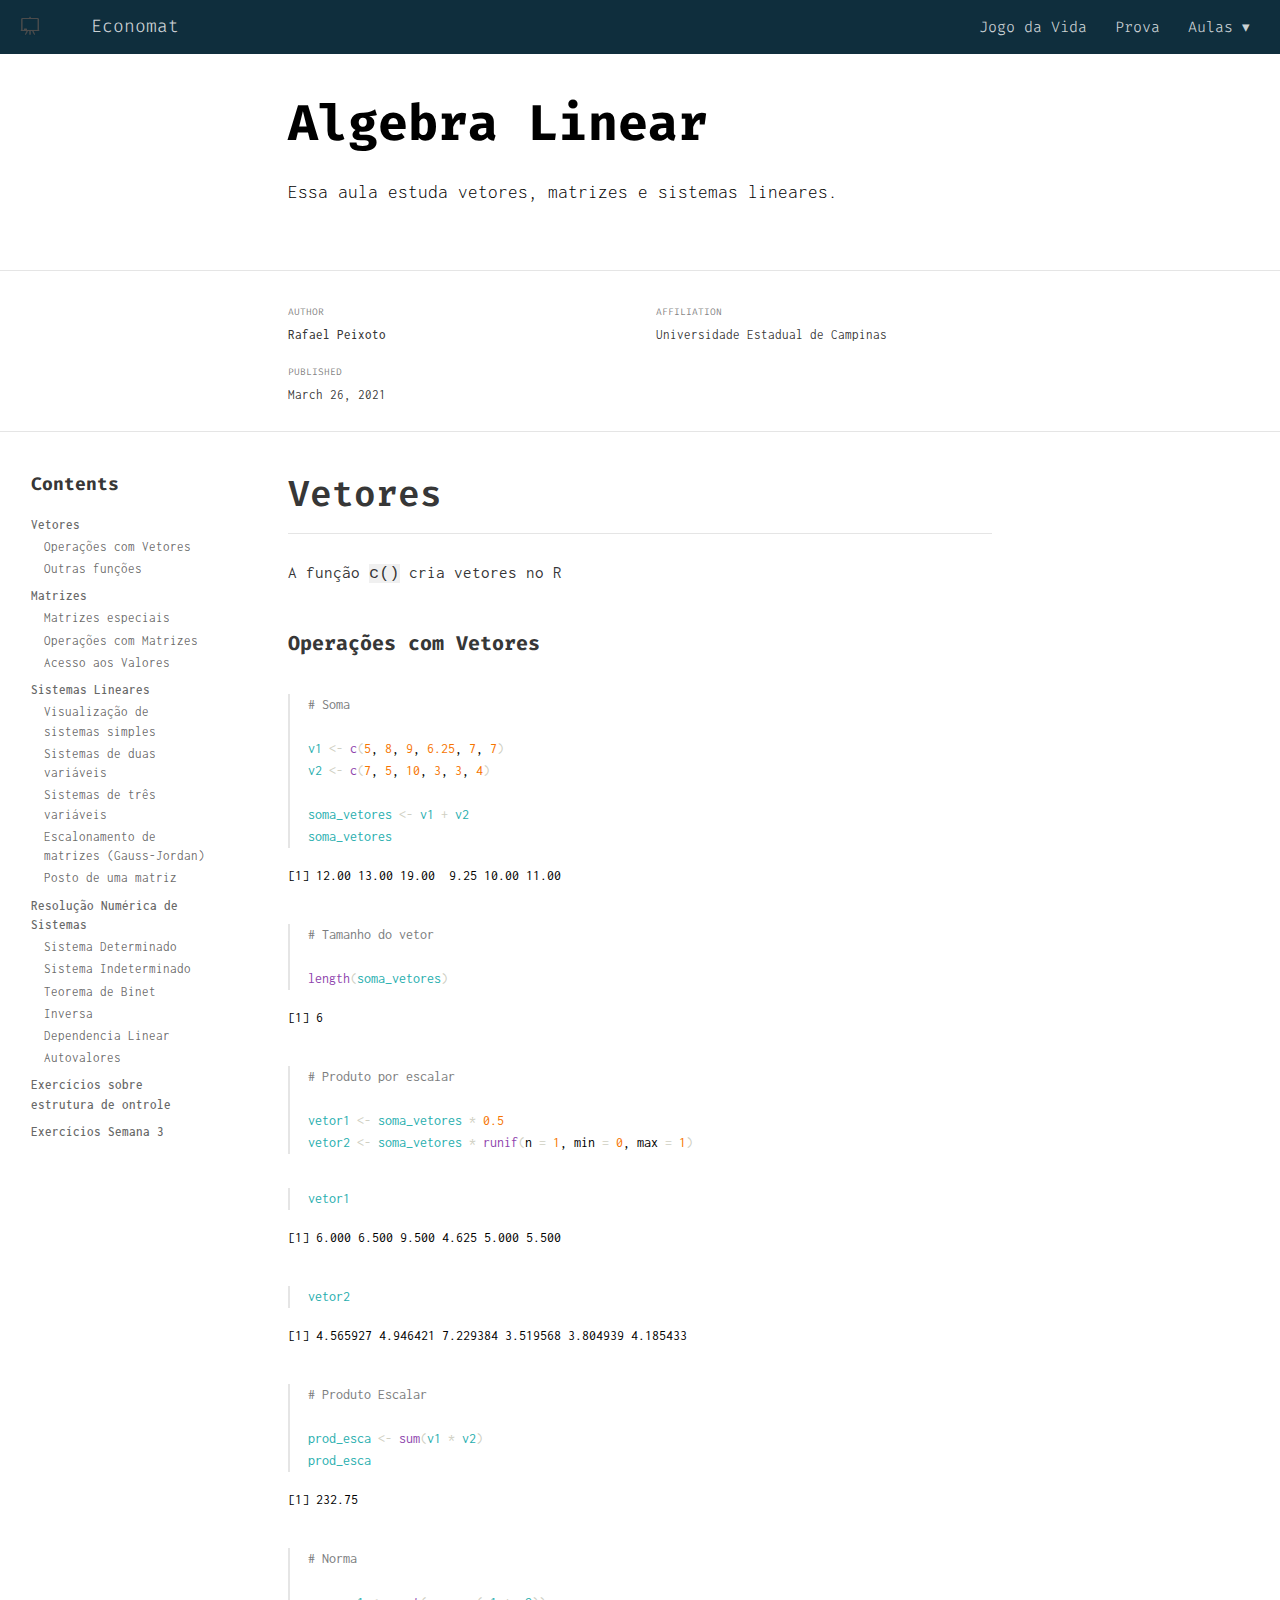
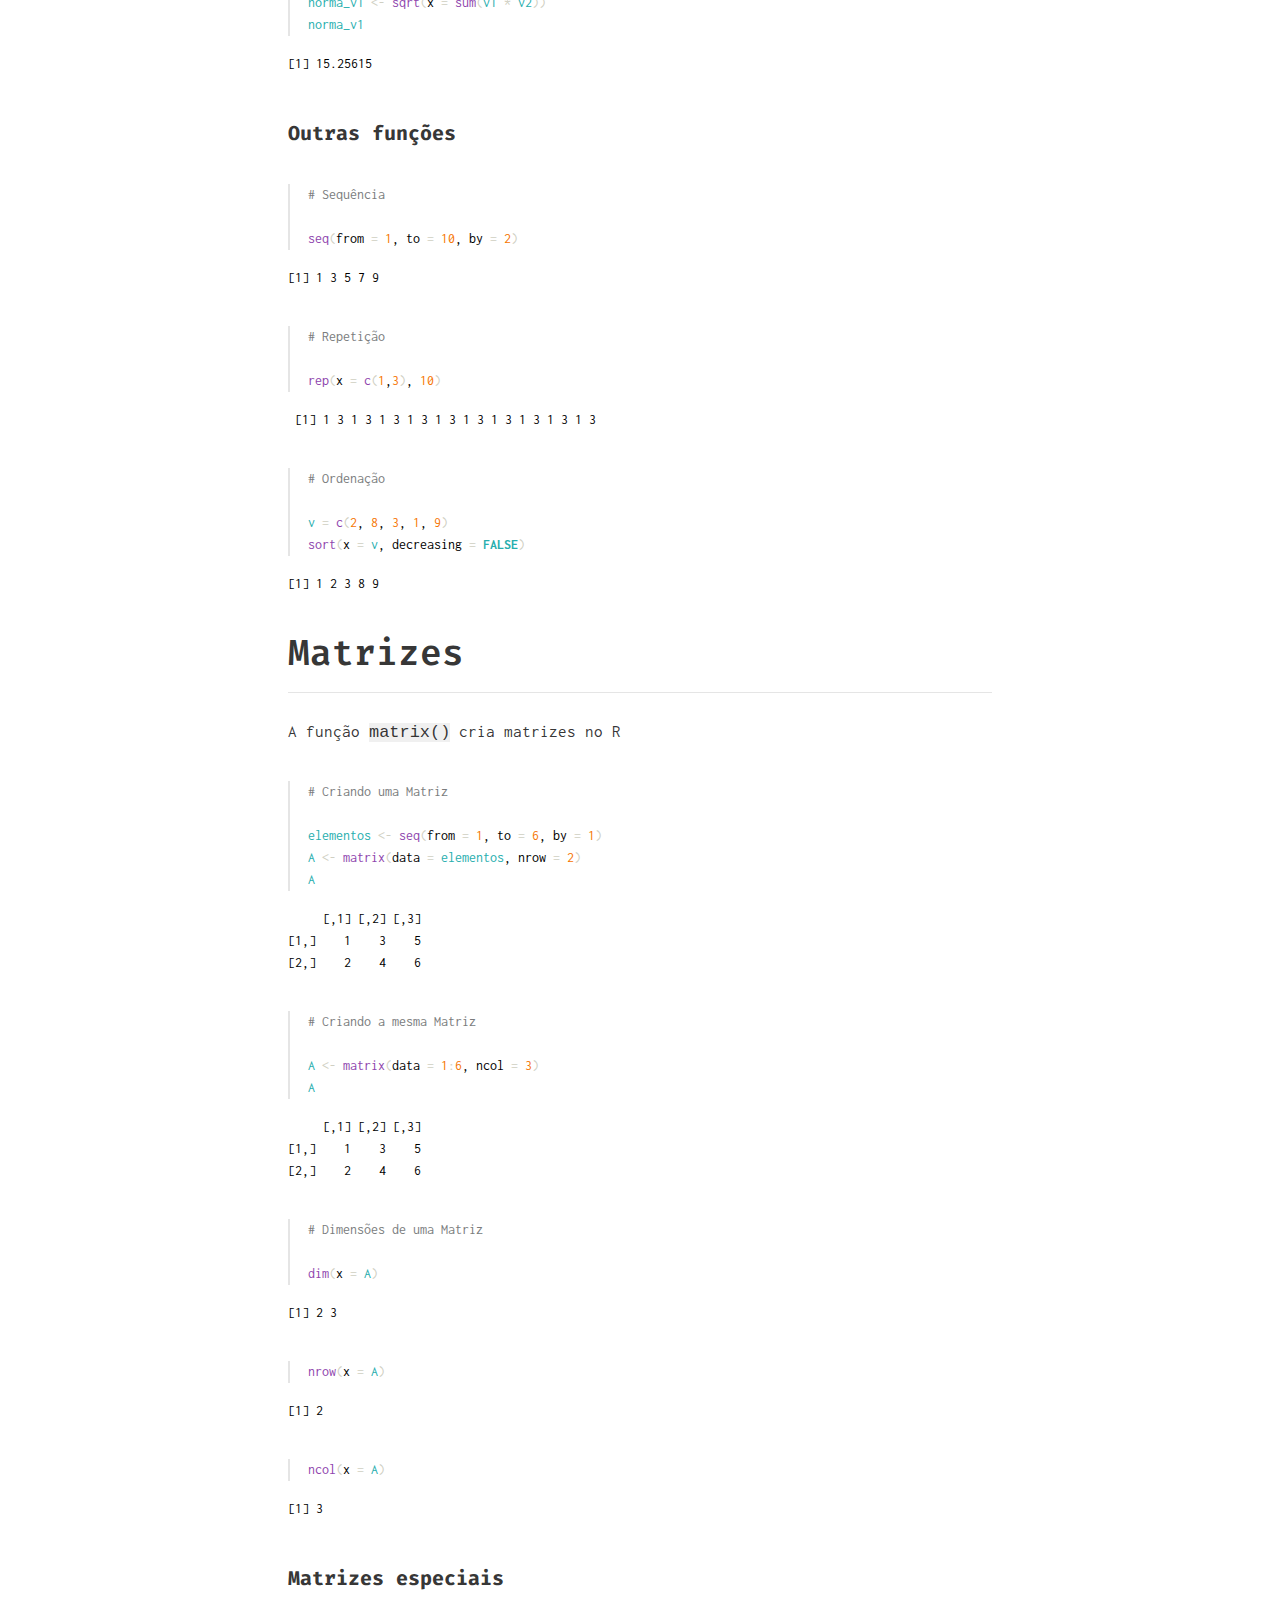
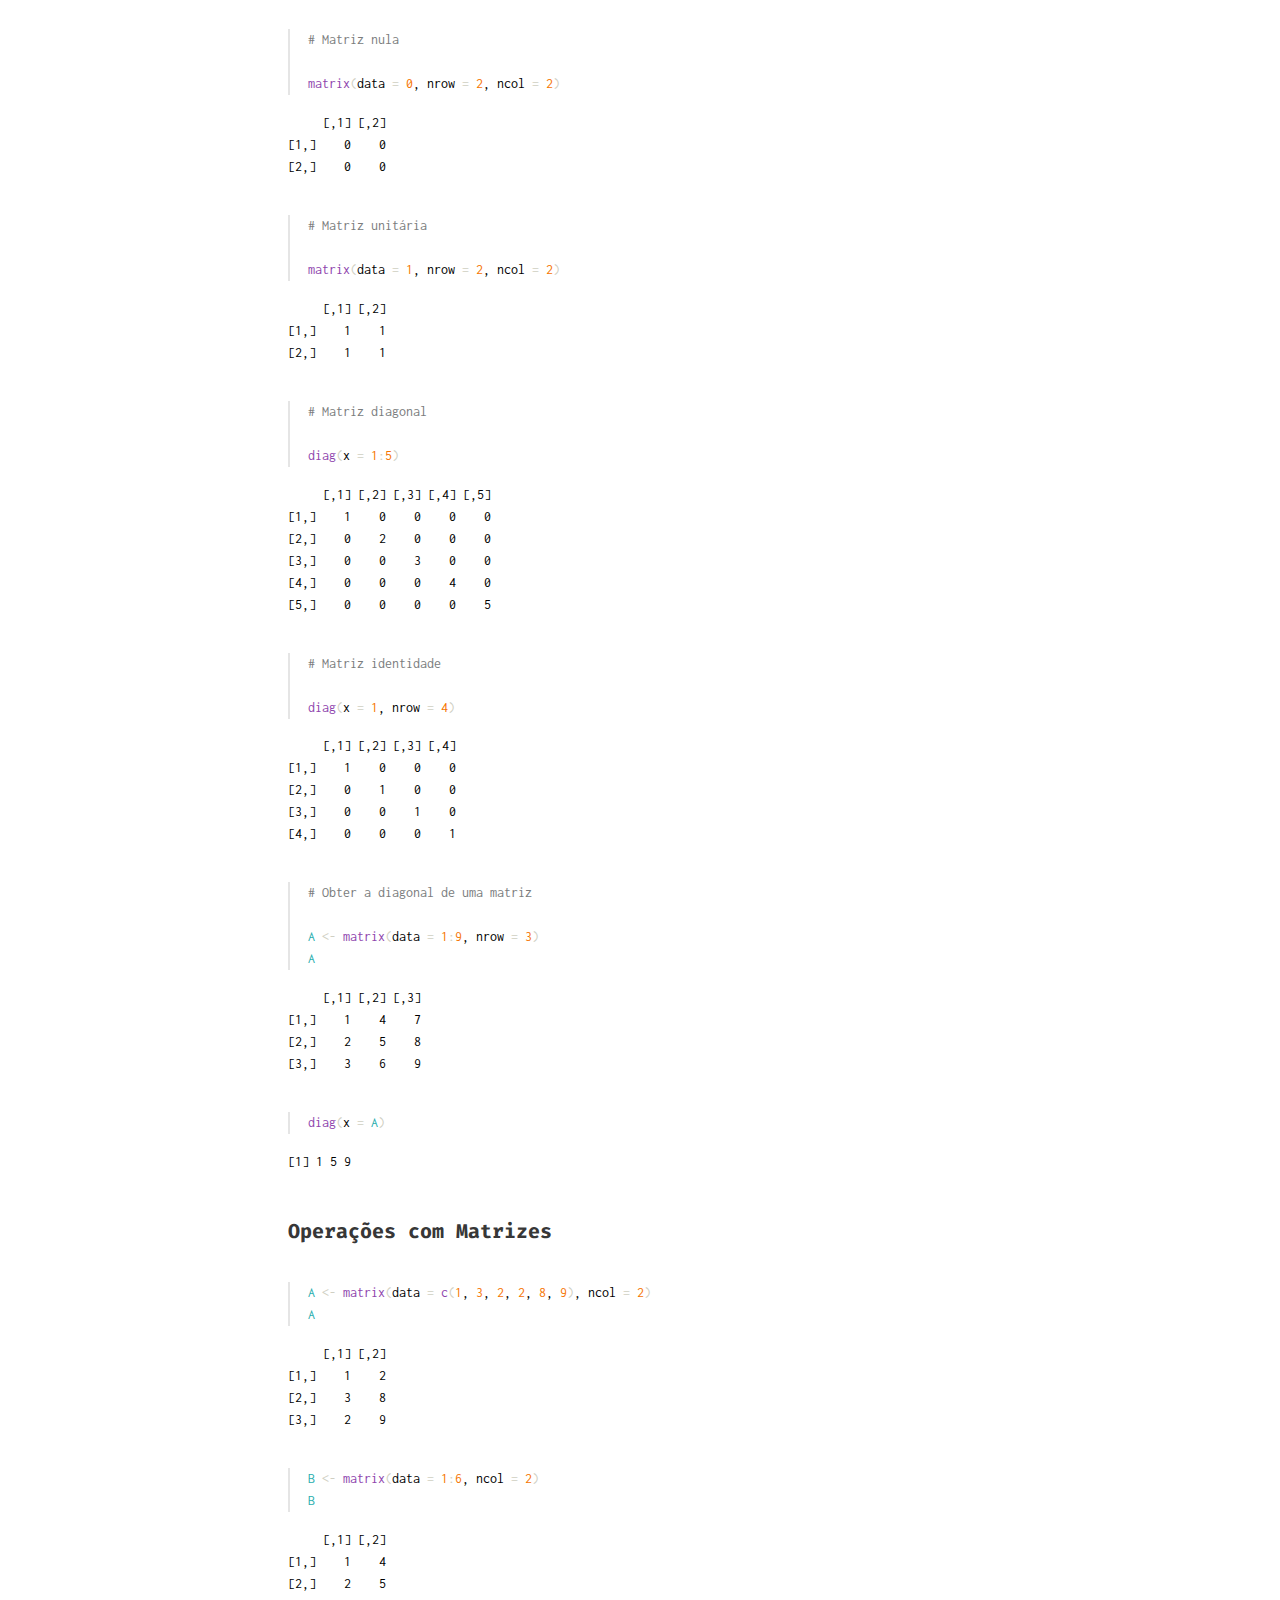
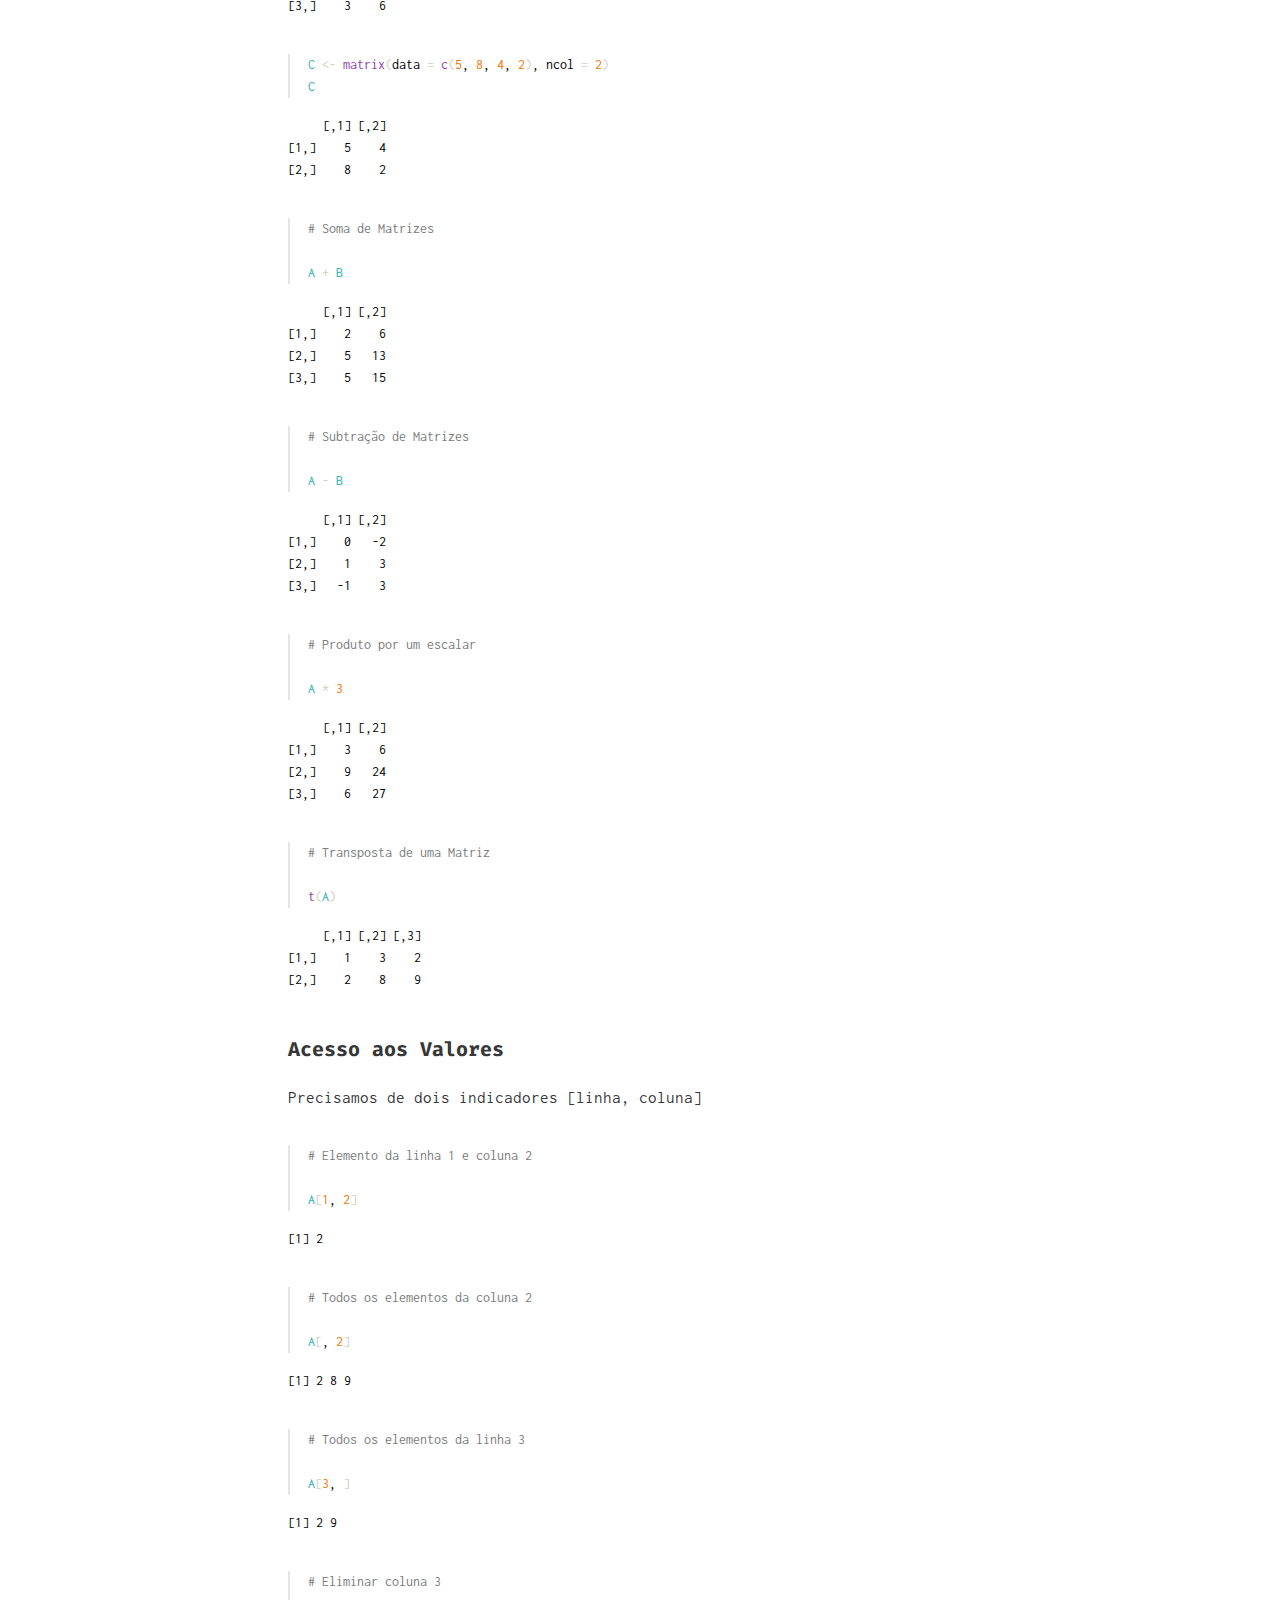
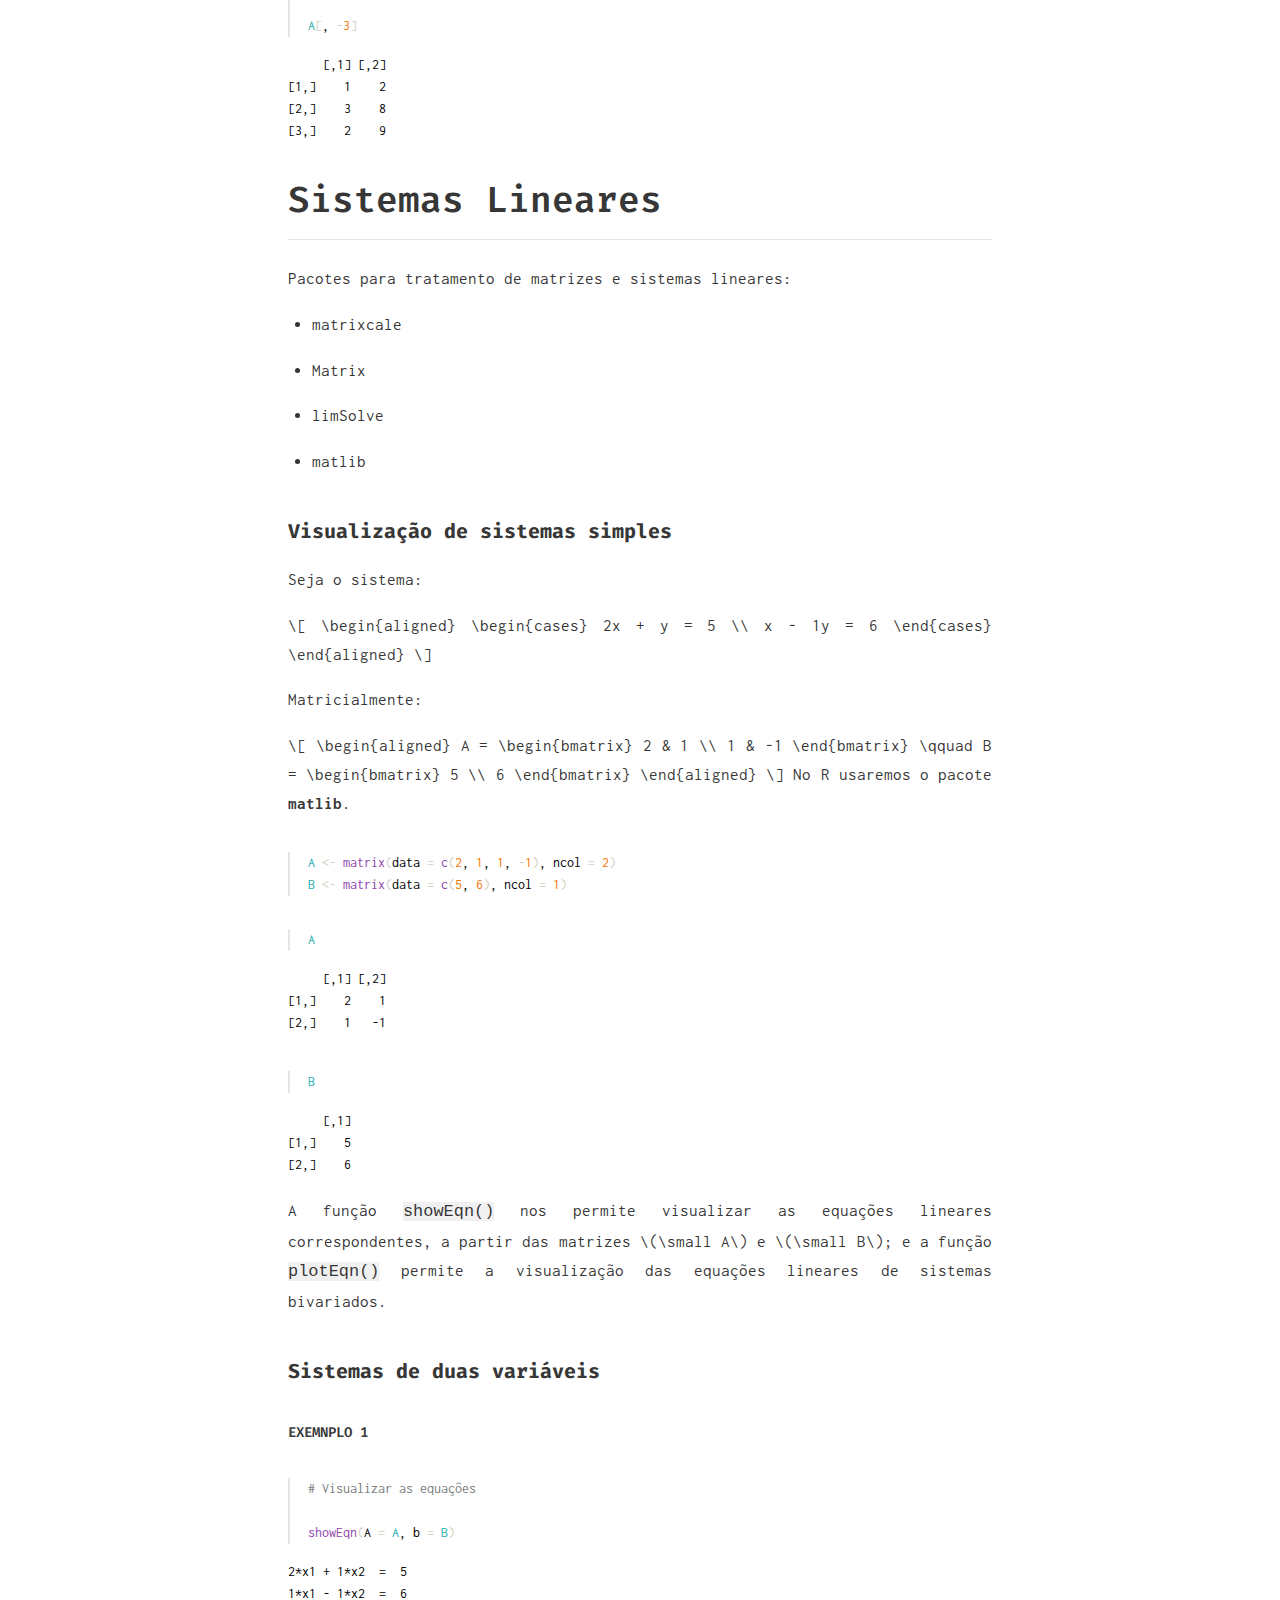
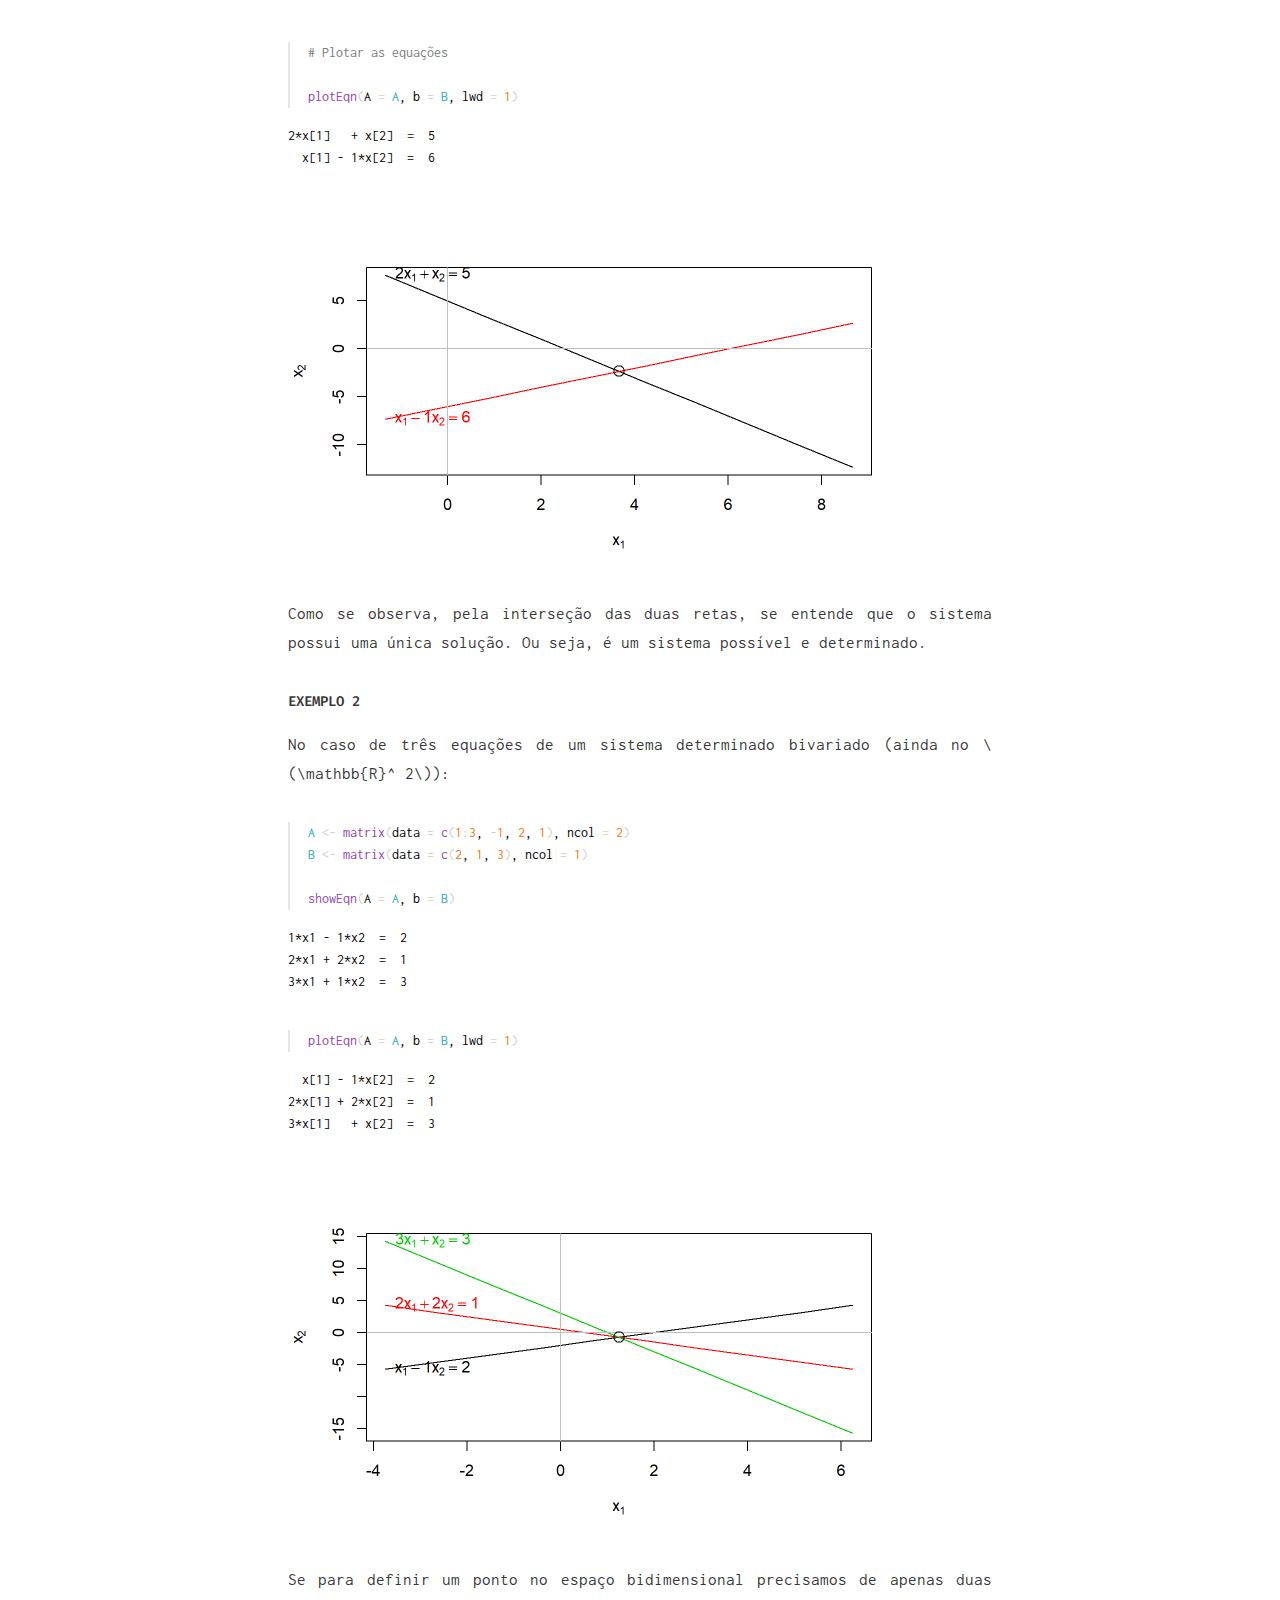
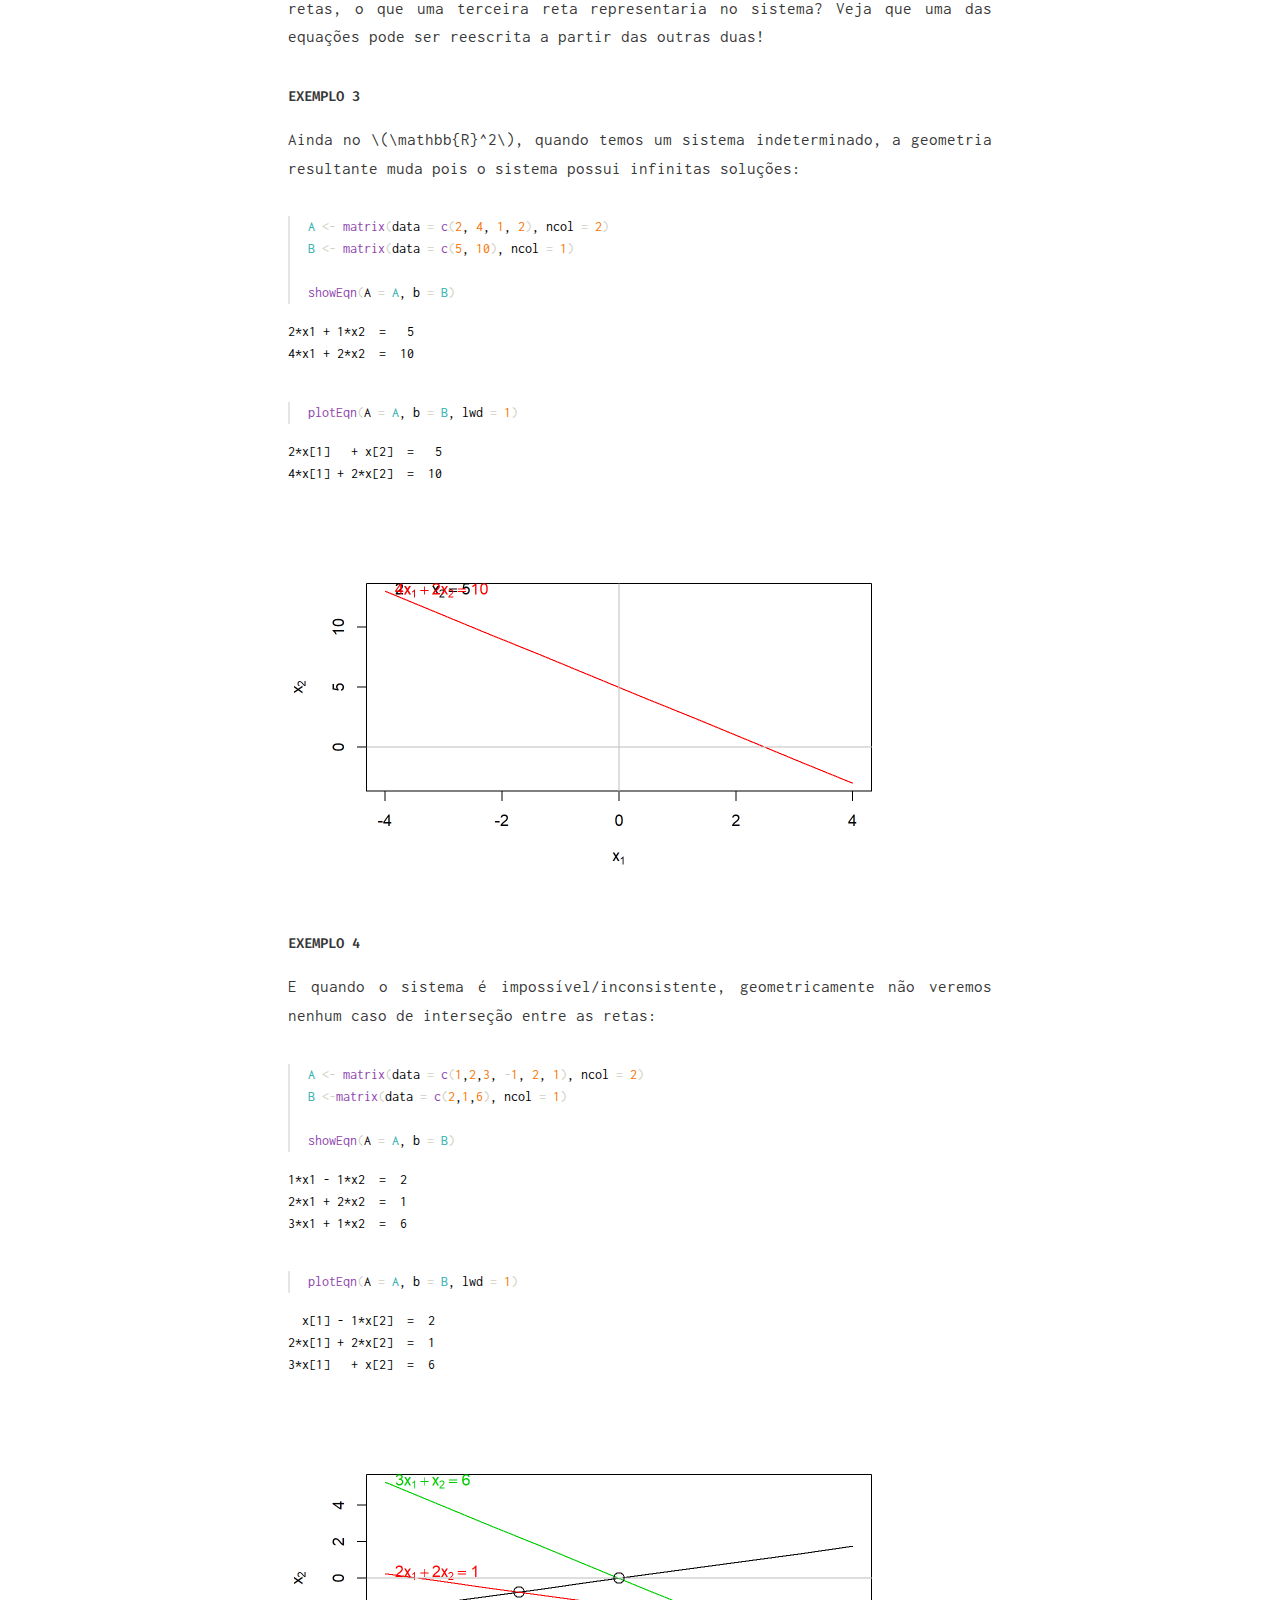
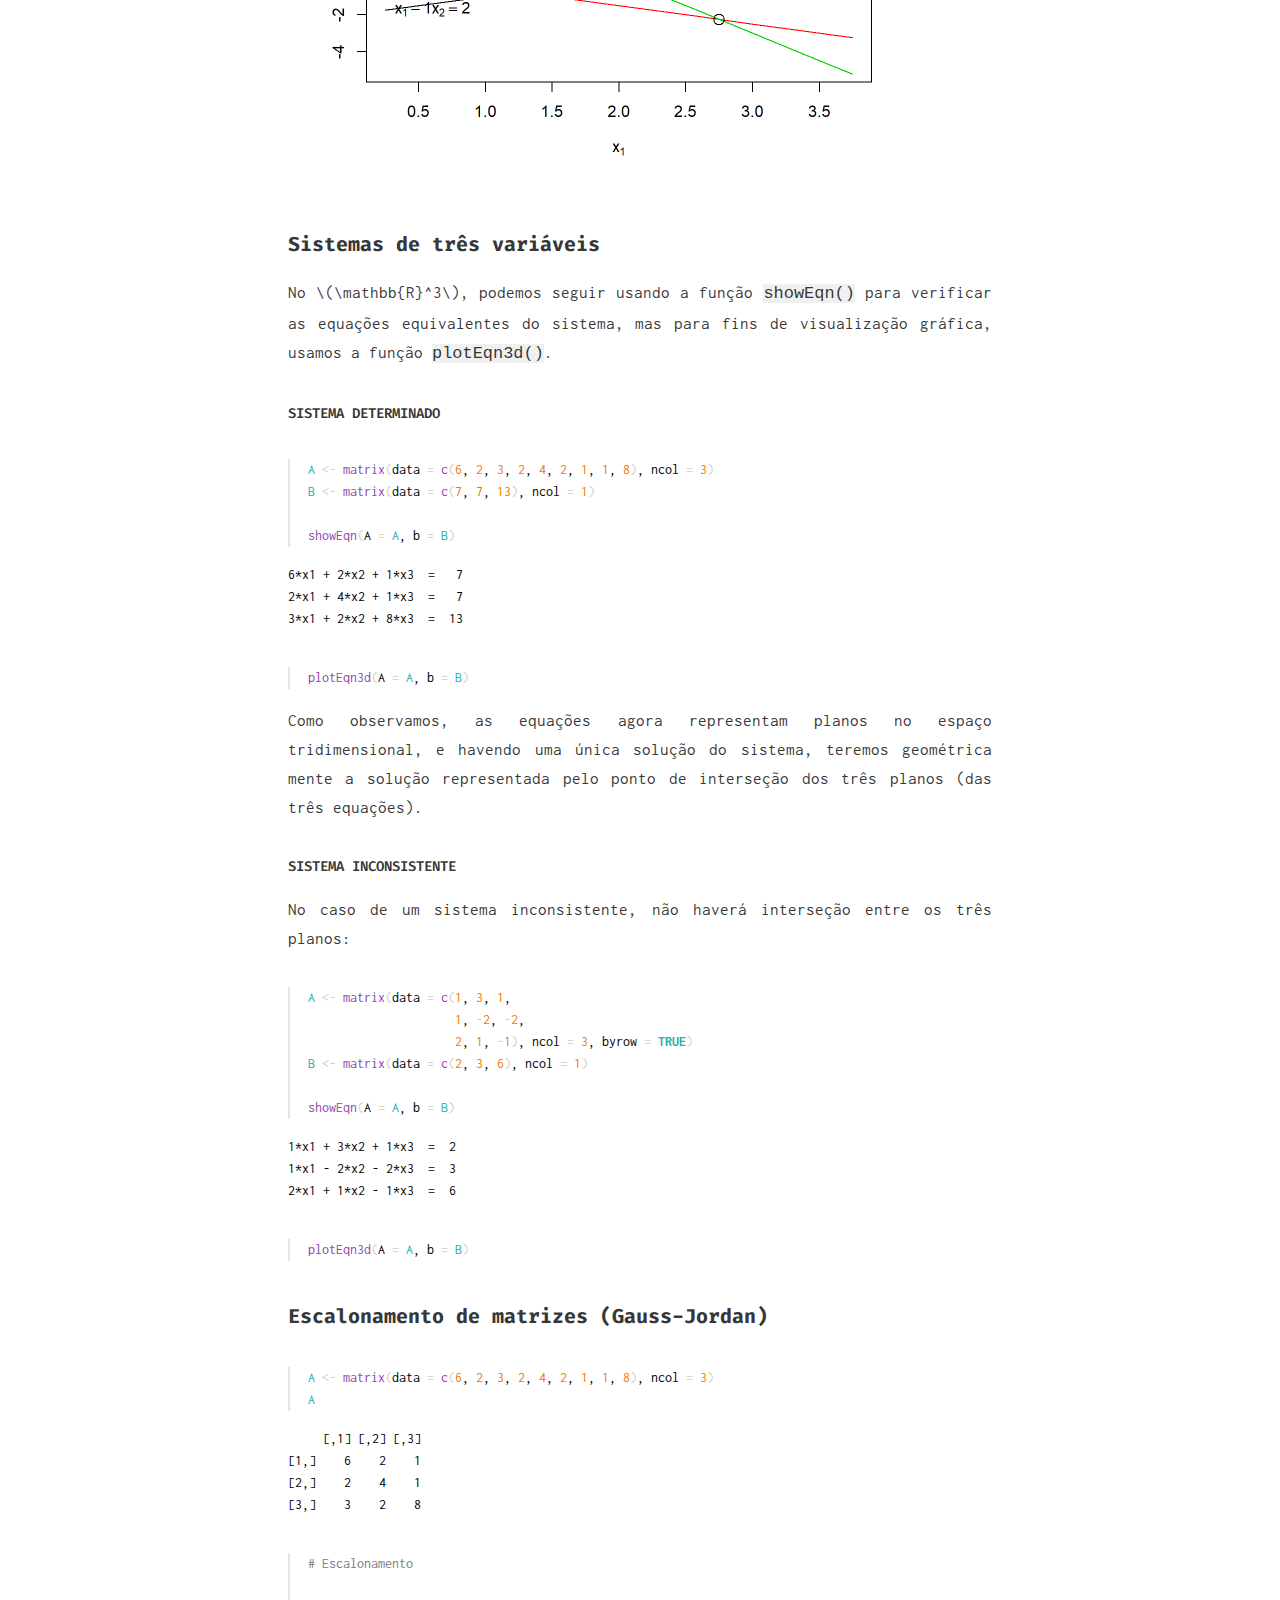
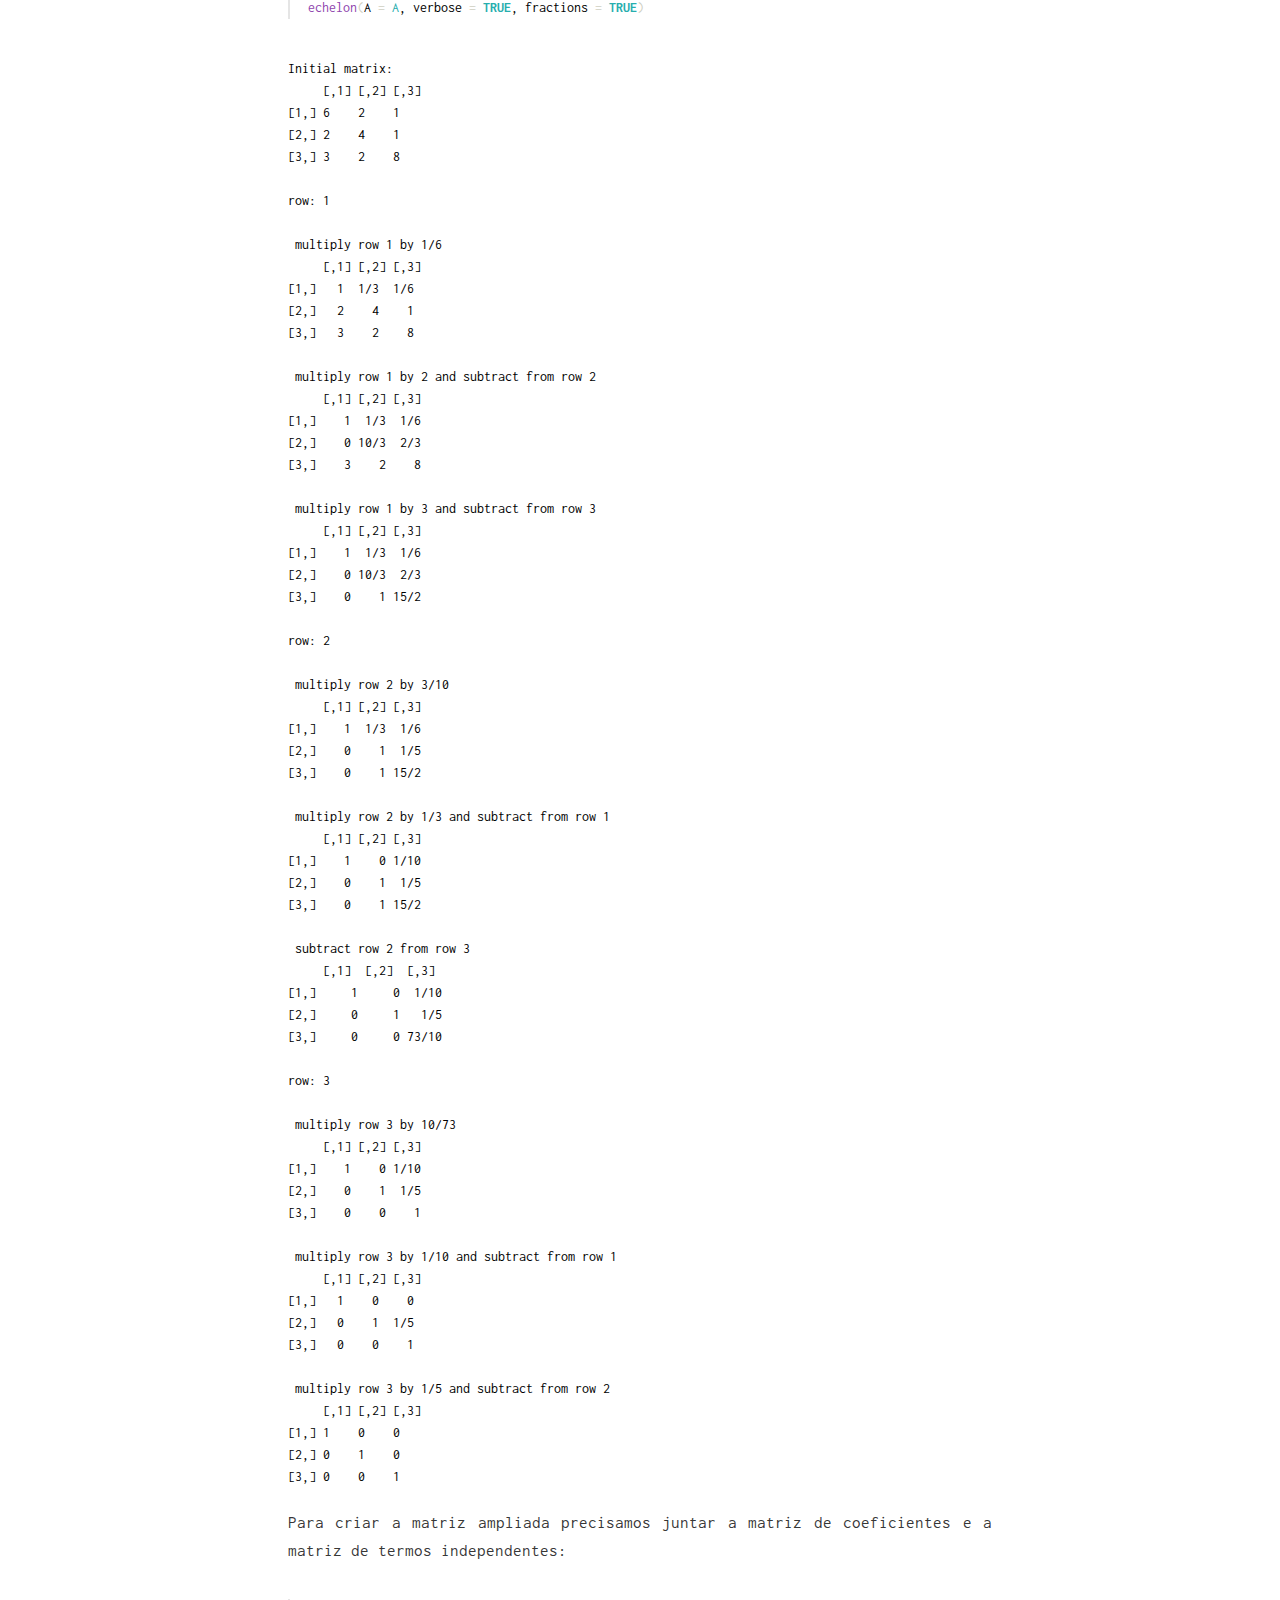
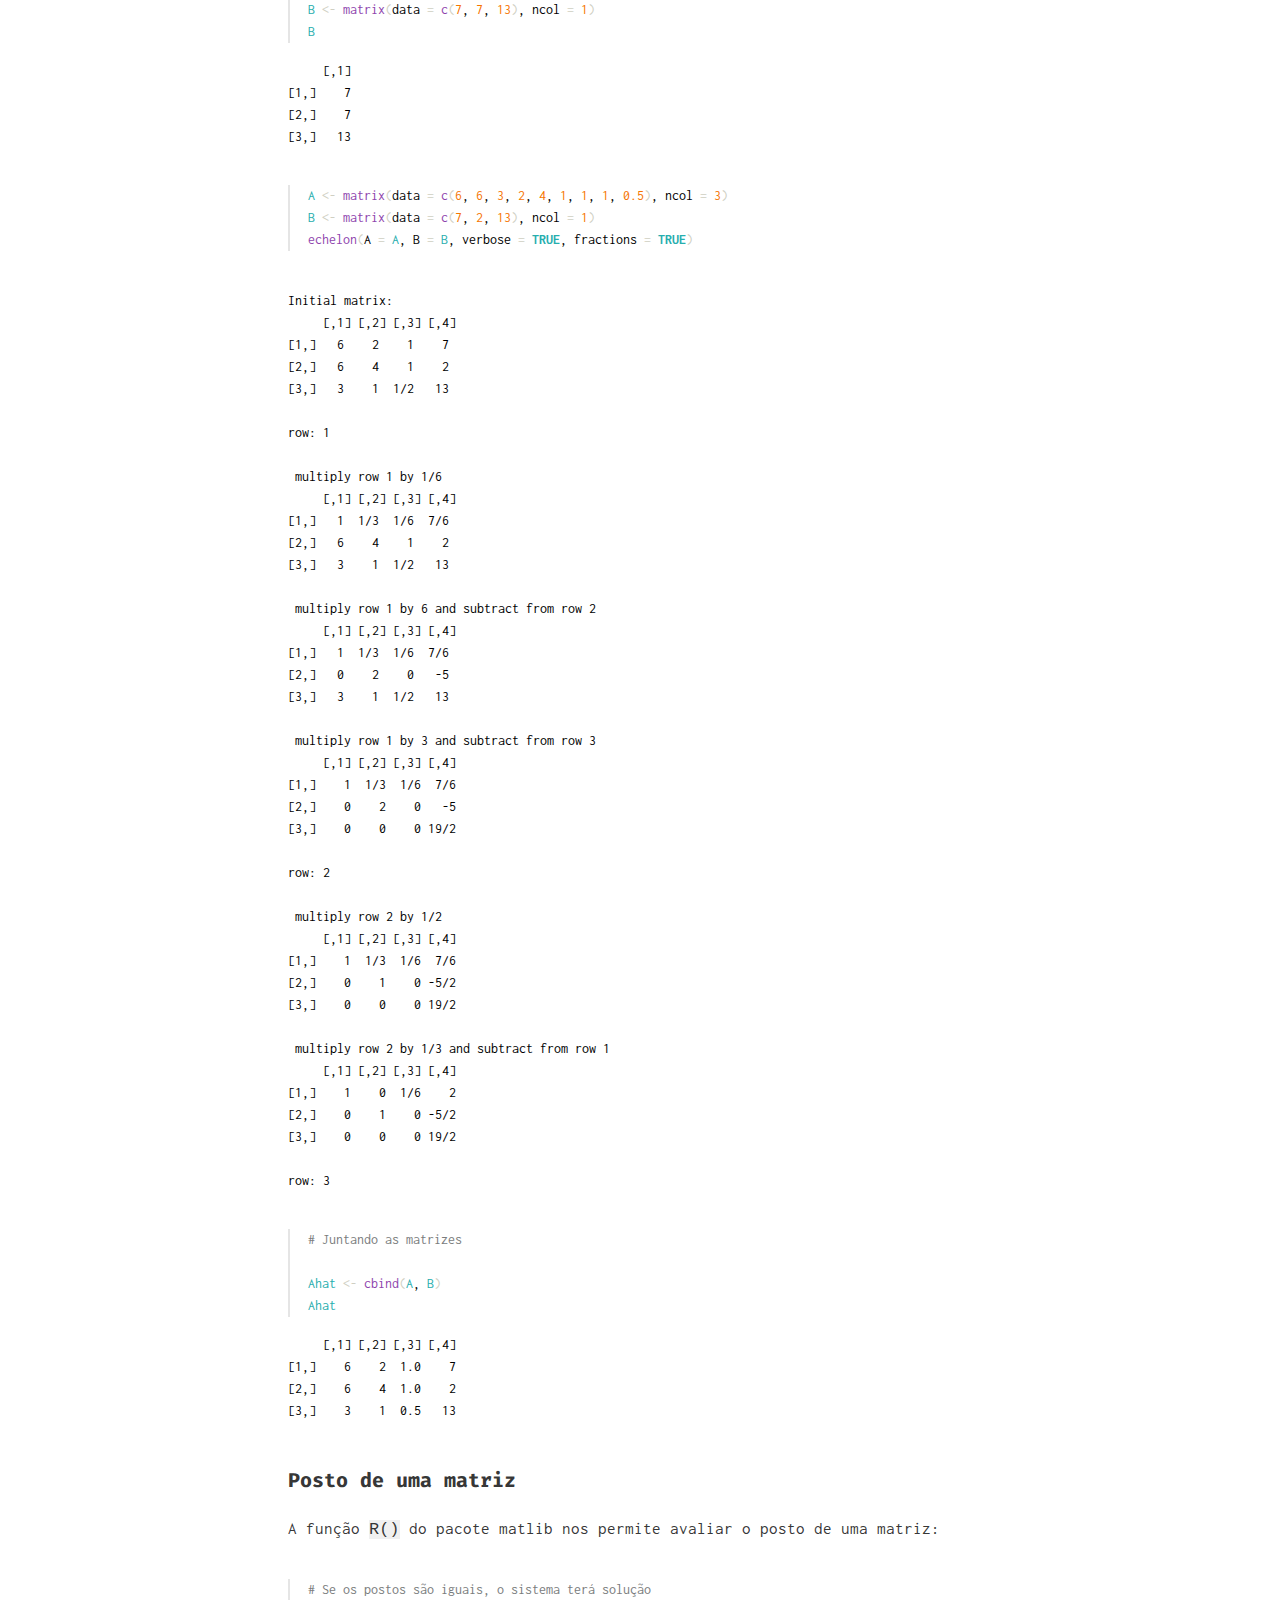
<file: docs/about.html>
<!DOCTYPE html>

<html xmlns="http://www.w3.org/1999/xhtml" lang="" xml:lang="">

<head>
  <meta charset="utf-8"/>
  <meta name="viewport" content="width=device-width, initial-scale=1"/>
  <meta http-equiv="X-UA-Compatible" content="IE=Edge,chrome=1"/>
  <meta name="generator" content="distill" />

  <style type="text/css">
  /* Hide doc at startup (prevent jankiness while JS renders/transforms) */
  body {
    visibility: hidden;
  }
  </style>

 <!--radix_placeholder_import_source-->
 <!--/radix_placeholder_import_source-->

<style type="text/css">code{white-space: pre;}</style>
<style type="text/css" data-origin="pandoc">
pre > code.sourceCode { white-space: pre; position: relative; }
pre > code.sourceCode > span { display: inline-block; line-height: 1.25; }
pre > code.sourceCode > span:empty { height: 1.2em; }
code.sourceCode > span { color: inherit; text-decoration: inherit; }
div.sourceCode { margin: 1em 0; }
pre.sourceCode { margin: 0; }
@media screen {
div.sourceCode { overflow: auto; }
}
@media print {
pre > code.sourceCode { white-space: pre-wrap; }
pre > code.sourceCode > span { text-indent: -5em; padding-left: 5em; }
}
pre.numberSource code
  { counter-reset: source-line 0; }
pre.numberSource code > span
  { position: relative; left: -4em; counter-increment: source-line; }
pre.numberSource code > span > a:first-child::before
  { content: counter(source-line);
    position: relative; left: -1em; text-align: right; vertical-align: baseline;
    border: none; display: inline-block;
    -webkit-touch-callout: none; -webkit-user-select: none;
    -khtml-user-select: none; -moz-user-select: none;
    -ms-user-select: none; user-select: none;
    padding: 0 4px; width: 4em;
    background-color: #232629;
    color: #7a7c7d;
  }
pre.numberSource { margin-left: 3em; border-left: 1px solid #7a7c7d;  padding-left: 4px; }
div.sourceCode
  { color: #cfcfc2; background-color: #232629; }
@media screen {
pre > code.sourceCode > span > a:first-child::before { text-decoration: underline; }
}
code span { color: #cfcfc2; } /* Normal */
code span.al { color: #95da4c; background-color: #4d1f24; font-weight: bold; } /* Alert */
code span.an { color: #3f8058; } /* Annotation */
code span.at { color: #2980b9; } /* Attribute */
code span.bn { color: #f67400; } /* BaseN */
code span.bu { color: #7f8c8d; } /* BuiltIn */
code span.cf { color: #fdbc4b; font-weight: bold; } /* ControlFlow */
code span.ch { color: #3daee9; } /* Char */
code span.cn { color: #27aeae; font-weight: bold; } /* Constant */
code span.co { color: #7a7c7d; } /* Comment */
code span.cv { color: #7f8c8d; } /* CommentVar */
code span.do { color: #a43340; } /* Documentation */
code span.dt { color: #2980b9; } /* DataType */
code span.dv { color: #f67400; } /* DecVal */
code span.er { color: #da4453; text-decoration: underline; } /* Error */
code span.ex { color: #0099ff; font-weight: bold; } /* Extension */
code span.fl { color: #f67400; } /* Float */
code span.fu { color: #8e44ad; } /* Function */
code span.im { color: #27ae60; } /* Import */
code span.in { color: #c45b00; } /* Information */
code span.kw { color: #cfcfc2; font-weight: bold; } /* Keyword */
code span.op { color: #cfcfc2; } /* Operator */
code span.ot { color: #27ae60; } /* Other */
code span.pp { color: #27ae60; } /* Preprocessor */
code span.re { color: #2980b9; background-color: #153042; } /* RegionMarker */
code span.sc { color: #3daee9; } /* SpecialChar */
code span.ss { color: #da4453; } /* SpecialString */
code span.st { color: #f44f4f; } /* String */
code span.va { color: #27aeae; } /* Variable */
code span.vs { color: #da4453; } /* VerbatimString */
code span.wa { color: #da4453; } /* Warning */
</style>

  <!--radix_placeholder_meta_tags-->
  <title>Economat: Algebra Linear</title>

  <meta property="description" itemprop="description" content="Essa aula estuda vetores, matrizes e sistemas lineares."/>


  <!--  https://schema.org/Article -->
  <meta property="article:published" itemprop="datePublished" content="2021-03-26"/>
  <meta property="article:created" itemprop="dateCreated" content="2021-03-26"/>
  <meta name="article:author" content="Rafael Peixoto"/>

  <!--  https://developers.facebook.com/docs/sharing/webmasters#markup -->
  <meta property="og:title" content="Economat: Algebra Linear"/>
  <meta property="og:type" content="article"/>
  <meta property="og:description" content="Essa aula estuda vetores, matrizes e sistemas lineares."/>
  <meta property="og:locale" content="en_US"/>
  <meta property="og:site_name" content="Economat"/>

  <!--  https://dev.twitter.com/cards/types/summary -->
  <meta property="twitter:card" content="summary"/>
  <meta property="twitter:title" content="Economat: Algebra Linear"/>
  <meta property="twitter:description" content="Essa aula estuda vetores, matrizes e sistemas lineares."/>

  <!--/radix_placeholder_meta_tags-->
  <!--radix_placeholder_rmarkdown_metadata-->

  <script type="text/json" id="radix-rmarkdown-metadata">
  {"type":"list","attributes":{"names":{"type":"character","attributes":{},"value":["title","description","author","date","output"]}},"value":[{"type":"character","attributes":{},"value":["Algebra Linear"]},{"type":"character","attributes":{},"value":["Essa aula estuda vetores, matrizes e sistemas lineares.\n"]},{"type":"list","attributes":{},"value":[{"type":"list","attributes":{"names":{"type":"character","attributes":{},"value":["name","affiliation"]}},"value":[{"type":"character","attributes":{},"value":["Rafael Peixoto"]},{"type":"character","attributes":{},"value":["Universidade Estadual de Campinas"]}]}]},{"type":"character","attributes":{},"value":["03-26-2021"]},{"type":"character","attributes":{},"value":["distill::distill_article"]}]}
  </script>
  <!--/radix_placeholder_rmarkdown_metadata-->
  <!--radix_placeholder_navigation_in_header-->
  <meta name="distill:offset" content=""/>

  <script type="application/javascript">

    window.headroom_prevent_pin = false;

    window.document.addEventListener("DOMContentLoaded", function (event) {

      // initialize headroom for banner
      var header = $('header').get(0);
      var headerHeight = header.offsetHeight;
      var headroom = new Headroom(header, {
        tolerance: 5,
        onPin : function() {
          if (window.headroom_prevent_pin) {
            window.headroom_prevent_pin = false;
            headroom.unpin();
          }
        }
      });
      headroom.init();
      if(window.location.hash)
        headroom.unpin();
      $(header).addClass('headroom--transition');

      // offset scroll location for banner on hash change
      // (see: https://github.com/WickyNilliams/headroom.js/issues/38)
      window.addEventListener("hashchange", function(event) {
        window.scrollTo(0, window.pageYOffset - (headerHeight + 25));
      });

      // responsive menu
      $('.distill-site-header').each(function(i, val) {
        var topnav = $(this);
        var toggle = topnav.find('.nav-toggle');
        toggle.on('click', function() {
          topnav.toggleClass('responsive');
        });
      });

      // nav dropdowns
      $('.nav-dropbtn').click(function(e) {
        $(this).next('.nav-dropdown-content').toggleClass('nav-dropdown-active');
        $(this).parent().siblings('.nav-dropdown')
           .children('.nav-dropdown-content').removeClass('nav-dropdown-active');
      });
      $("body").click(function(e){
        $('.nav-dropdown-content').removeClass('nav-dropdown-active');
      });
      $(".nav-dropdown").click(function(e){
        e.stopPropagation();
      });
    });
  </script>

  <style type="text/css">

  /* Theme (user-documented overrideables for nav appearance) */

  .distill-site-nav {
    color: rgba(255, 255, 255, 0.8);
    background-color: #0F2E3D;
    font-size: 15px;
    font-weight: 300;
  }

  .distill-site-nav a {
    color: inherit;
    text-decoration: none;
  }

  .distill-site-nav a:hover {
    color: white;
  }

  @media print {
    .distill-site-nav {
      display: none;
    }
  }

  .distill-site-header {

  }

  .distill-site-footer {

  }


  /* Site Header */

  .distill-site-header {
    width: 100%;
    box-sizing: border-box;
    z-index: 3;
  }

  .distill-site-header .nav-left {
    display: inline-block;
    margin-left: 8px;
  }

  @media screen and (max-width: 768px) {
    .distill-site-header .nav-left {
      margin-left: 0;
    }
  }


  .distill-site-header .nav-right {
    float: right;
    margin-right: 8px;
  }

  .distill-site-header a,
  .distill-site-header .title {
    display: inline-block;
    text-align: center;
    padding: 14px 10px 14px 10px;
  }

  .distill-site-header .title {
    font-size: 18px;
    min-width: 150px;
  }

  .distill-site-header .logo {
    padding: 0;
  }

  .distill-site-header .logo img {
    display: none;
    max-height: 20px;
    width: auto;
    margin-bottom: -4px;
  }

  .distill-site-header .nav-image img {
    max-height: 18px;
    width: auto;
    display: inline-block;
    margin-bottom: -3px;
  }



  @media screen and (min-width: 1000px) {
    .distill-site-header .logo img {
      display: inline-block;
    }
    .distill-site-header .nav-left {
      margin-left: 20px;
    }
    .distill-site-header .nav-right {
      margin-right: 20px;
    }
    .distill-site-header .title {
      padding-left: 12px;
    }
  }


  .distill-site-header .nav-toggle {
    display: none;
  }

  .nav-dropdown {
    display: inline-block;
    position: relative;
  }

  .nav-dropdown .nav-dropbtn {
    border: none;
    outline: none;
    color: rgba(255, 255, 255, 0.8);
    padding: 16px 10px;
    background-color: transparent;
    font-family: inherit;
    font-size: inherit;
    font-weight: inherit;
    margin: 0;
    margin-top: 1px;
    z-index: 2;
  }

  .nav-dropdown-content {
    display: none;
    position: absolute;
    background-color: white;
    min-width: 200px;
    border: 1px solid rgba(0,0,0,0.15);
    border-radius: 4px;
    box-shadow: 0px 8px 16px 0px rgba(0,0,0,0.1);
    z-index: 1;
    margin-top: 2px;
    white-space: nowrap;
    padding-top: 4px;
    padding-bottom: 4px;
  }

  .nav-dropdown-content hr {
    margin-top: 4px;
    margin-bottom: 4px;
    border: none;
    border-bottom: 1px solid rgba(0, 0, 0, 0.1);
  }

  .nav-dropdown-active {
    display: block;
  }

  .nav-dropdown-content a, .nav-dropdown-content .nav-dropdown-header {
    color: black;
    padding: 6px 24px;
    text-decoration: none;
    display: block;
    text-align: left;
  }

  .nav-dropdown-content .nav-dropdown-header {
    display: block;
    padding: 5px 24px;
    padding-bottom: 0;
    text-transform: uppercase;
    font-size: 14px;
    color: #999999;
    white-space: nowrap;
  }

  .nav-dropdown:hover .nav-dropbtn {
    color: white;
  }

  .nav-dropdown-content a:hover {
    background-color: #ddd;
    color: black;
  }

  .nav-right .nav-dropdown-content {
    margin-left: -45%;
    right: 0;
  }

  @media screen and (max-width: 768px) {
    .distill-site-header a, .distill-site-header .nav-dropdown  {display: none;}
    .distill-site-header a.nav-toggle {
      float: right;
      display: block;
    }
    .distill-site-header .title {
      margin-left: 0;
    }
    .distill-site-header .nav-right {
      margin-right: 0;
    }
    .distill-site-header {
      overflow: hidden;
    }
    .nav-right .nav-dropdown-content {
      margin-left: 0;
    }
  }


  @media screen and (max-width: 768px) {
    .distill-site-header.responsive {position: relative; min-height: 500px; }
    .distill-site-header.responsive a.nav-toggle {
      position: absolute;
      right: 0;
      top: 0;
    }
    .distill-site-header.responsive a,
    .distill-site-header.responsive .nav-dropdown {
      display: block;
      text-align: left;
    }
    .distill-site-header.responsive .nav-left,
    .distill-site-header.responsive .nav-right {
      width: 100%;
    }
    .distill-site-header.responsive .nav-dropdown {float: none;}
    .distill-site-header.responsive .nav-dropdown-content {position: relative;}
    .distill-site-header.responsive .nav-dropdown .nav-dropbtn {
      display: block;
      width: 100%;
      text-align: left;
    }
  }

  /* Site Footer */

  .distill-site-footer {
    width: 100%;
    overflow: hidden;
    box-sizing: border-box;
    z-index: 3;
    margin-top: 30px;
    padding-top: 30px;
    padding-bottom: 30px;
    text-align: center;
  }

  /* Headroom */

  d-title {
    padding-top: 6rem;
  }

  @media print {
    d-title {
      padding-top: 4rem;
    }
  }

  .headroom {
    z-index: 1000;
    position: fixed;
    top: 0;
    left: 0;
    right: 0;
  }

  .headroom--transition {
    transition: all .4s ease-in-out;
  }

  .headroom--unpinned {
    top: -100px;
  }

  .headroom--pinned {
    top: 0;
  }

  /* adjust viewport for navbar height */
  /* helps vertically center bootstrap (non-distill) content */
  .min-vh-100 {
    min-height: calc(100vh - 100px) !important;
  }

  </style>

  <script src="site_libs/jquery-1.11.3/jquery.min.js"></script>
  <link href="site_libs/font-awesome-5.1.0/css/all.css" rel="stylesheet"/>
  <link href="site_libs/font-awesome-5.1.0/css/v4-shims.css" rel="stylesheet"/>
  <script src="site_libs/headroom-0.9.4/headroom.min.js"></script>
  <script src="site_libs/autocomplete-0.37.1/autocomplete.min.js"></script>
  <script src="site_libs/fuse-6.4.1/fuse.min.js"></script>

  <script type="application/javascript">

  function getMeta(metaName) {
    var metas = document.getElementsByTagName('meta');
    for (let i = 0; i < metas.length; i++) {
      if (metas[i].getAttribute('name') === metaName) {
        return metas[i].getAttribute('content');
      }
    }
    return '';
  }

  function offsetURL(url) {
    var offset = getMeta('distill:offset');
    return offset ? offset + '/' + url : url;
  }

  function createFuseIndex() {

    // create fuse index
    var options = {
      keys: [
        { name: 'title', weight: 20 },
        { name: 'categories', weight: 15 },
        { name: 'description', weight: 10 },
        { name: 'contents', weight: 5 },
      ],
      ignoreLocation: true,
      threshold: 0
    };
    var fuse = new window.Fuse([], options);

    // fetch the main search.json
    return fetch(offsetURL('search.json'))
      .then(function(response) {
        if (response.status == 200) {
          return response.json().then(function(json) {
            // index main articles
            json.articles.forEach(function(article) {
              fuse.add(article);
            });
            // download collections and index their articles
            return Promise.all(json.collections.map(function(collection) {
              return fetch(offsetURL(collection)).then(function(response) {
                if (response.status === 200) {
                  return response.json().then(function(articles) {
                    articles.forEach(function(article) {
                      fuse.add(article);
                    });
                  })
                } else {
                  return Promise.reject(
                    new Error('Unexpected status from search index request: ' +
                              response.status)
                  );
                }
              });
            })).then(function() {
              return fuse;
            });
          });

        } else {
          return Promise.reject(
            new Error('Unexpected status from search index request: ' +
                        response.status)
          );
        }
      });
  }

  window.document.addEventListener("DOMContentLoaded", function (event) {

    // get search element (bail if we don't have one)
    var searchEl = window.document.getElementById('distill-search');
    if (!searchEl)
      return;

    createFuseIndex()
      .then(function(fuse) {

        // make search box visible
        searchEl.classList.remove('hidden');

        // initialize autocomplete
        var options = {
          autoselect: true,
          hint: false,
          minLength: 2,
        };
        window.autocomplete(searchEl, options, [{
          source: function(query, callback) {
            const searchOptions = {
              isCaseSensitive: false,
              shouldSort: true,
              minMatchCharLength: 2,
              limit: 10,
            };
            var results = fuse.search(query, searchOptions);
            callback(results
              .map(function(result) { return result.item; })
            );
          },
          templates: {
            suggestion: function(suggestion) {
              var img = suggestion.preview && Object.keys(suggestion.preview).length > 0
                ? `<img src="${offsetURL(suggestion.preview)}"</img>`
                : '';
              var html = `
                <div class="search-item">
                  <h3>${suggestion.title}</h3>
                  <div class="search-item-description">
                    ${suggestion.description || ''}
                  </div>
                  <div class="search-item-preview">
                    ${img}
                  </div>
                </div>
              `;
              return html;
            }
          }
        }]).on('autocomplete:selected', function(event, suggestion) {
          window.location.href = offsetURL(suggestion.path);
        });
        // remove inline display style on autocompleter (we want to
        // manage responsive display via css)
        $('.algolia-autocomplete').css("display", "");
      })
      .catch(function(error) {
        console.log(error);
      });

  });

  </script>

  <style type="text/css">

  .nav-search {
    font-size: x-small;
  }

  /* Algolioa Autocomplete */

  .algolia-autocomplete {
    display: inline-block;
    margin-left: 10px;
    vertical-align: sub;
    background-color: white;
    color: black;
    padding: 6px;
    padding-top: 8px;
    padding-bottom: 0;
    border-radius: 6px;
    border: 1px #0F2E3D solid;
    width: 180px;
  }


  @media screen and (max-width: 768px) {
    .distill-site-nav .algolia-autocomplete {
      display: none;
      visibility: hidden;
    }
    .distill-site-nav.responsive .algolia-autocomplete {
      display: inline-block;
      visibility: visible;
    }
    .distill-site-nav.responsive .algolia-autocomplete .aa-dropdown-menu {
      margin-left: 0;
      width: 400px;
      max-height: 400px;
    }
  }

  .algolia-autocomplete .aa-input, .algolia-autocomplete .aa-hint {
    width: 90%;
    outline: none;
    border: none;
  }

  .algolia-autocomplete .aa-hint {
    color: #999;
  }
  .algolia-autocomplete .aa-dropdown-menu {
    width: 550px;
    max-height: 70vh;
    overflow-x: visible;
    overflow-y: scroll;
    padding: 5px;
    margin-top: 3px;
    margin-left: -150px;
    background-color: #fff;
    border-radius: 5px;
    border: 1px solid #999;
    border-top: none;
  }

  .algolia-autocomplete .aa-dropdown-menu .aa-suggestion {
    cursor: pointer;
    padding: 5px 4px;
    border-bottom: 1px solid #eee;
  }

  .algolia-autocomplete .aa-dropdown-menu .aa-suggestion:last-of-type {
    border-bottom: none;
    margin-bottom: 2px;
  }

  .algolia-autocomplete .aa-dropdown-menu .aa-suggestion .search-item {
    overflow: hidden;
    font-size: 0.8em;
    line-height: 1.4em;
  }

  .algolia-autocomplete .aa-dropdown-menu .aa-suggestion .search-item h3 {
    font-size: 1rem;
    margin-block-start: 0;
    margin-block-end: 5px;
  }

  .algolia-autocomplete .aa-dropdown-menu .aa-suggestion .search-item-description {
    display: inline-block;
    overflow: hidden;
    height: 2.8em;
    width: 80%;
    margin-right: 4%;
  }

  .algolia-autocomplete .aa-dropdown-menu .aa-suggestion .search-item-preview {
    display: inline-block;
    width: 15%;
  }

  .algolia-autocomplete .aa-dropdown-menu .aa-suggestion .search-item-preview img {
    height: 3em;
    width: auto;
    display: none;
  }

  .algolia-autocomplete .aa-dropdown-menu .aa-suggestion .search-item-preview img[src] {
    display: initial;
  }

  .algolia-autocomplete .aa-dropdown-menu .aa-suggestion.aa-cursor {
    background-color: #eee;
  }
  .algolia-autocomplete .aa-dropdown-menu .aa-suggestion em {
    font-weight: bold;
    font-style: normal;
  }

  </style>


  <!--/radix_placeholder_navigation_in_header-->
  <!--radix_placeholder_distill-->

  <style type="text/css">

  body {
    background-color: white;
  }

  .pandoc-table {
    width: 100%;
  }

  .pandoc-table>caption {
    margin-bottom: 10px;
  }

  .pandoc-table th:not([align]) {
    text-align: left;
  }

  .pagedtable-footer {
    font-size: 15px;
  }

  d-byline .byline {
    grid-template-columns: 2fr 2fr;
  }

  d-byline .byline h3 {
    margin-block-start: 1.5em;
  }

  d-byline .byline .authors-affiliations h3 {
    margin-block-start: 0.5em;
  }

  .authors-affiliations .orcid-id {
    width: 16px;
    height:16px;
    margin-left: 4px;
    margin-right: 4px;
    vertical-align: middle;
    padding-bottom: 2px;
  }

  d-title .dt-tags {
    margin-top: 1em;
    grid-column: text;
  }

  .dt-tags .dt-tag {
    text-decoration: none;
    display: inline-block;
    color: rgba(0,0,0,0.6);
    padding: 0em 0.4em;
    margin-right: 0.5em;
    margin-bottom: 0.4em;
    font-size: 70%;
    border: 1px solid rgba(0,0,0,0.2);
    border-radius: 3px;
    text-transform: uppercase;
    font-weight: 500;
  }

  d-article table.gt_table td,
  d-article table.gt_table th {
    border-bottom: none;
  }

  .html-widget {
    margin-bottom: 2.0em;
  }

  .l-screen-inset {
    padding-right: 16px;
  }

  .l-screen .caption {
    margin-left: 10px;
  }

  .shaded {
    background: rgb(247, 247, 247);
    padding-top: 20px;
    padding-bottom: 20px;
    border-top: 1px solid rgba(0, 0, 0, 0.1);
    border-bottom: 1px solid rgba(0, 0, 0, 0.1);
  }

  .shaded .html-widget {
    margin-bottom: 0;
    border: 1px solid rgba(0, 0, 0, 0.1);
  }

  .shaded .shaded-content {
    background: white;
  }

  .text-output {
    margin-top: 0;
    line-height: 1.5em;
  }

  .hidden {
    display: none !important;
  }

  d-article {
    padding-top: 2.5rem;
    padding-bottom: 30px;
  }

  d-appendix {
    padding-top: 30px;
  }

  d-article>p>img {
    width: 100%;
  }

  d-article h2 {
    margin: 1rem 0 1.5rem 0;
  }

  d-article h3 {
    margin-top: 1.5rem;
  }

  d-article iframe {
    border: 1px solid rgba(0, 0, 0, 0.1);
    margin-bottom: 2.0em;
    width: 100%;
  }

  /* Tweak code blocks */

  d-article div.sourceCode code,
  d-article pre code {
    font-family: Consolas, Monaco, 'Andale Mono', 'Ubuntu Mono', monospace;
  }

  d-article pre,
  d-article div.sourceCode,
  d-article div.sourceCode pre {
    overflow: auto;
  }

  d-article div.sourceCode {
    background-color: white;
  }

  d-article div.sourceCode pre {
    padding-left: 10px;
    font-size: 12px;
    border-left: 2px solid rgba(0,0,0,0.1);
  }

  d-article pre {
    font-size: 12px;
    color: black;
    background: none;
    margin-top: 0;
    text-align: left;
    white-space: pre;
    word-spacing: normal;
    word-break: normal;
    word-wrap: normal;
    line-height: 1.5;

    -moz-tab-size: 4;
    -o-tab-size: 4;
    tab-size: 4;

    -webkit-hyphens: none;
    -moz-hyphens: none;
    -ms-hyphens: none;
    hyphens: none;
  }

  d-article pre a {
    border-bottom: none;
  }

  d-article pre a:hover {
    border-bottom: none;
    text-decoration: underline;
  }

  d-article details {
    grid-column: text;
    margin-bottom: 0.8em;
  }

  @media(min-width: 768px) {

  d-article pre,
  d-article div.sourceCode,
  d-article div.sourceCode pre {
    overflow: visible !important;
  }

  d-article div.sourceCode pre {
    padding-left: 18px;
    font-size: 14px;
  }

  d-article pre {
    font-size: 14px;
  }

  }

  figure img.external {
    background: white;
    border: 1px solid rgba(0, 0, 0, 0.1);
    box-shadow: 0 1px 8px rgba(0, 0, 0, 0.1);
    padding: 18px;
    box-sizing: border-box;
  }

  /* CSS for d-contents */

  .d-contents {
    grid-column: text;
    color: rgba(0,0,0,0.8);
    font-size: 0.9em;
    padding-bottom: 1em;
    margin-bottom: 1em;
    padding-bottom: 0.5em;
    margin-bottom: 1em;
    padding-left: 0.25em;
    justify-self: start;
  }

  @media(min-width: 1000px) {
    .d-contents.d-contents-float {
      height: 0;
      grid-column-start: 1;
      grid-column-end: 4;
      justify-self: center;
      padding-right: 3em;
      padding-left: 2em;
    }
  }

  .d-contents nav h3 {
    font-size: 18px;
    margin-top: 0;
    margin-bottom: 1em;
  }

  .d-contents li {
    list-style-type: none
  }

  .d-contents nav > ul {
    padding-left: 0;
  }

  .d-contents ul {
    padding-left: 1em
  }

  .d-contents nav ul li {
    margin-top: 0.6em;
    margin-bottom: 0.2em;
  }

  .d-contents nav a {
    font-size: 13px;
    border-bottom: none;
    text-decoration: none
    color: rgba(0, 0, 0, 0.8);
  }

  .d-contents nav a:hover {
    text-decoration: underline solid rgba(0, 0, 0, 0.6)
  }

  .d-contents nav > ul > li > a {
    font-weight: 600;
  }

  .d-contents nav > ul > li > ul {
    font-weight: inherit;
  }

  .d-contents nav > ul > li > ul > li {
    margin-top: 0.2em;
  }


  .d-contents nav ul {
    margin-top: 0;
    margin-bottom: 0.25em;
  }

  .d-article-with-toc h2:nth-child(2) {
    margin-top: 0;
  }


  /* Figure */

  .figure {
    position: relative;
    margin-bottom: 2.5em;
    margin-top: 1.5em;
  }

  .figure img {
    width: 100%;
  }

  .figure .caption {
    color: rgba(0, 0, 0, 0.6);
    font-size: 12px;
    line-height: 1.5em;
  }

  .figure img.external {
    background: white;
    border: 1px solid rgba(0, 0, 0, 0.1);
    box-shadow: 0 1px 8px rgba(0, 0, 0, 0.1);
    padding: 18px;
    box-sizing: border-box;
  }

  .figure .caption a {
    color: rgba(0, 0, 0, 0.6);
  }

  .figure .caption b,
  .figure .caption strong, {
    font-weight: 600;
    color: rgba(0, 0, 0, 1.0);
  }

  /* Citations */

  d-article .citation {
    color: inherit;
    cursor: inherit;
  }

  div.hanging-indent{
    margin-left: 1em; text-indent: -1em;
  }

  /* Citation hover box */

  .tippy-box[data-theme~=light-border] {
    background-color: rgba(250, 250, 250, 0.95);
  }

  .tippy-content > p {
    margin-bottom: 0;
    padding: 2px;
  }


  /* Tweak 1000px media break to show more text */

  @media(min-width: 1000px) {
    .base-grid,
    distill-header,
    d-title,
    d-abstract,
    d-article,
    d-appendix,
    distill-appendix,
    d-byline,
    d-footnote-list,
    d-citation-list,
    distill-footer {
      grid-template-columns: [screen-start] 1fr [page-start kicker-start] 80px [middle-start] 50px [text-start kicker-end] 65px 65px 65px 65px 65px 65px 65px 65px [text-end gutter-start] 65px [middle-end] 65px [page-end gutter-end] 1fr [screen-end];
      grid-column-gap: 16px;
    }

    .grid {
      grid-column-gap: 16px;
    }

    d-article {
      font-size: 1.06rem;
      line-height: 1.7em;
    }
    figure .caption, .figure .caption, figure figcaption {
      font-size: 13px;
    }
  }

  @media(min-width: 1180px) {
    .base-grid,
    distill-header,
    d-title,
    d-abstract,
    d-article,
    d-appendix,
    distill-appendix,
    d-byline,
    d-footnote-list,
    d-citation-list,
    distill-footer {
      grid-template-columns: [screen-start] 1fr [page-start kicker-start] 60px [middle-start] 60px [text-start kicker-end] 60px 60px 60px 60px 60px 60px 60px 60px [text-end gutter-start] 60px [middle-end] 60px [page-end gutter-end] 1fr [screen-end];
      grid-column-gap: 32px;
    }

    .grid {
      grid-column-gap: 32px;
    }
  }


  /* Get the citation styles for the appendix (not auto-injected on render since
     we do our own rendering of the citation appendix) */

  d-appendix .citation-appendix,
  .d-appendix .citation-appendix {
    font-size: 11px;
    line-height: 15px;
    border-left: 1px solid rgba(0, 0, 0, 0.1);
    padding-left: 18px;
    border: 1px solid rgba(0,0,0,0.1);
    background: rgba(0, 0, 0, 0.02);
    padding: 10px 18px;
    border-radius: 3px;
    color: rgba(150, 150, 150, 1);
    overflow: hidden;
    margin-top: -12px;
    white-space: pre-wrap;
    word-wrap: break-word;
  }

  /* Include appendix styles here so they can be overridden */

  d-appendix {
    contain: layout style;
    font-size: 0.8em;
    line-height: 1.7em;
    margin-top: 60px;
    margin-bottom: 0;
    border-top: 1px solid rgba(0, 0, 0, 0.1);
    color: rgba(0,0,0,0.5);
    padding-top: 60px;
    padding-bottom: 48px;
  }

  d-appendix h3 {
    grid-column: page-start / text-start;
    font-size: 15px;
    font-weight: 500;
    margin-top: 1em;
    margin-bottom: 0;
    color: rgba(0,0,0,0.65);
  }

  d-appendix h3 + * {
    margin-top: 1em;
  }

  d-appendix ol {
    padding: 0 0 0 15px;
  }

  @media (min-width: 768px) {
    d-appendix ol {
      padding: 0 0 0 30px;
      margin-left: -30px;
    }
  }

  d-appendix li {
    margin-bottom: 1em;
  }

  d-appendix a {
    color: rgba(0, 0, 0, 0.6);
  }

  d-appendix > * {
    grid-column: text;
  }

  d-appendix > d-footnote-list,
  d-appendix > d-citation-list,
  d-appendix > distill-appendix {
    grid-column: screen;
  }

  /* Include footnote styles here so they can be overridden */

  d-footnote-list {
    contain: layout style;
  }

  d-footnote-list > * {
    grid-column: text;
  }

  d-footnote-list a.footnote-backlink {
    color: rgba(0,0,0,0.3);
    padding-left: 0.5em;
  }



  /* Anchor.js */

  .anchorjs-link {
    /*transition: all .25s linear; */
    text-decoration: none;
    border-bottom: none;
  }
  *:hover > .anchorjs-link {
    margin-left: -1.125em !important;
    text-decoration: none;
    border-bottom: none;
  }

  /* Social footer */

  .social_footer {
    margin-top: 30px;
    margin-bottom: 0;
    color: rgba(0,0,0,0.67);
  }

  .disqus-comments {
    margin-right: 30px;
  }

  .disqus-comment-count {
    border-bottom: 1px solid rgba(0, 0, 0, 0.4);
    cursor: pointer;
  }

  #disqus_thread {
    margin-top: 30px;
  }

  .article-sharing a {
    border-bottom: none;
    margin-right: 8px;
  }

  .article-sharing a:hover {
    border-bottom: none;
  }

  .sidebar-section.subscribe {
    font-size: 12px;
    line-height: 1.6em;
  }

  .subscribe p {
    margin-bottom: 0.5em;
  }


  .article-footer .subscribe {
    font-size: 15px;
    margin-top: 45px;
  }


  .sidebar-section.custom {
    font-size: 12px;
    line-height: 1.6em;
  }

  .custom p {
    margin-bottom: 0.5em;
  }

  /* Styles for listing layout (hide title) */
  .layout-listing d-title, .layout-listing .d-title {
    display: none;
  }

  /* Styles for posts lists (not auto-injected) */


  .posts-with-sidebar {
    padding-left: 45px;
    padding-right: 45px;
  }

  .posts-list .description h2,
  .posts-list .description p {
    font-family: -apple-system, BlinkMacSystemFont, "Segoe UI", Roboto, Oxygen, Ubuntu, Cantarell, "Fira Sans", "Droid Sans", "Helvetica Neue", Arial, sans-serif;
  }

  .posts-list .description h2 {
    font-weight: 700;
    border-bottom: none;
    padding-bottom: 0;
  }

  .posts-list h2.post-tag {
    border-bottom: 1px solid rgba(0, 0, 0, 0.2);
    padding-bottom: 12px;
  }
  .posts-list {
    margin-top: 60px;
    margin-bottom: 24px;
  }

  .posts-list .post-preview {
    text-decoration: none;
    overflow: hidden;
    display: block;
    border-bottom: 1px solid rgba(0, 0, 0, 0.1);
    padding: 24px 0;
  }

  .post-preview-last {
    border-bottom: none !important;
  }

  .posts-list .posts-list-caption {
    grid-column: screen;
    font-weight: 400;
  }

  .posts-list .post-preview h2 {
    margin: 0 0 6px 0;
    line-height: 1.2em;
    font-style: normal;
    font-size: 24px;
  }

  .posts-list .post-preview p {
    margin: 0 0 12px 0;
    line-height: 1.4em;
    font-size: 16px;
  }

  .posts-list .post-preview .thumbnail {
    box-sizing: border-box;
    margin-bottom: 24px;
    position: relative;
    max-width: 500px;
  }
  .posts-list .post-preview img {
    width: 100%;
    display: block;
  }

  .posts-list .metadata {
    font-size: 12px;
    line-height: 1.4em;
    margin-bottom: 18px;
  }

  .posts-list .metadata > * {
    display: inline-block;
  }

  .posts-list .metadata .publishedDate {
    margin-right: 2em;
  }

  .posts-list .metadata .dt-authors {
    display: block;
    margin-top: 0.3em;
    margin-right: 2em;
  }

  .posts-list .dt-tags {
    display: block;
    line-height: 1em;
  }

  .posts-list .dt-tags .dt-tag {
    display: inline-block;
    color: rgba(0,0,0,0.6);
    padding: 0.3em 0.4em;
    margin-right: 0.2em;
    margin-bottom: 0.4em;
    font-size: 60%;
    border: 1px solid rgba(0,0,0,0.2);
    border-radius: 3px;
    text-transform: uppercase;
    font-weight: 500;
  }

  .posts-list img {
    opacity: 1;
  }

  .posts-list img[data-src] {
    opacity: 0;
  }

  .posts-more {
    clear: both;
  }


  .posts-sidebar {
    font-size: 16px;
  }

  .posts-sidebar h3 {
    font-size: 16px;
    margin-top: 0;
    margin-bottom: 0.5em;
    font-weight: 400;
    text-transform: uppercase;
  }

  .sidebar-section {
    margin-bottom: 30px;
  }

  .categories ul {
    list-style-type: none;
    margin: 0;
    padding: 0;
  }

  .categories li {
    color: rgba(0, 0, 0, 0.8);
    margin-bottom: 0;
  }

  .categories li>a {
    border-bottom: none;
  }

  .categories li>a:hover {
    border-bottom: 1px solid rgba(0, 0, 0, 0.4);
  }

  .categories .active {
    font-weight: 600;
  }

  .categories .category-count {
    color: rgba(0, 0, 0, 0.4);
  }


  @media(min-width: 768px) {
    .posts-list .post-preview h2 {
      font-size: 26px;
    }
    .posts-list .post-preview .thumbnail {
      float: right;
      width: 30%;
      margin-bottom: 0;
    }
    .posts-list .post-preview .description {
      float: left;
      width: 45%;
    }
    .posts-list .post-preview .metadata {
      float: left;
      width: 20%;
      margin-top: 8px;
    }
    .posts-list .post-preview p {
      margin: 0 0 12px 0;
      line-height: 1.5em;
      font-size: 16px;
    }
    .posts-with-sidebar .posts-list {
      float: left;
      width: 75%;
    }
    .posts-with-sidebar .posts-sidebar {
      float: right;
      width: 20%;
      margin-top: 60px;
      padding-top: 24px;
      padding-bottom: 24px;
    }
  }


  /* Improve display for browsers without grid (IE/Edge <= 15) */

  .downlevel {
    line-height: 1.6em;
    font-family: -apple-system, BlinkMacSystemFont, "Segoe UI", Roboto, Oxygen, Ubuntu, Cantarell, "Fira Sans", "Droid Sans", "Helvetica Neue", Arial, sans-serif;
    margin: 0;
  }

  .downlevel .d-title {
    padding-top: 6rem;
    padding-bottom: 1.5rem;
  }

  .downlevel .d-title h1 {
    font-size: 50px;
    font-weight: 700;
    line-height: 1.1em;
    margin: 0 0 0.5rem;
  }

  .downlevel .d-title p {
    font-weight: 300;
    font-size: 1.2rem;
    line-height: 1.55em;
    margin-top: 0;
  }

  .downlevel .d-byline {
    padding-top: 0.8em;
    padding-bottom: 0.8em;
    font-size: 0.8rem;
    line-height: 1.8em;
  }

  .downlevel .section-separator {
    border: none;
    border-top: 1px solid rgba(0, 0, 0, 0.1);
  }

  .downlevel .d-article {
    font-size: 1.06rem;
    line-height: 1.7em;
    padding-top: 1rem;
    padding-bottom: 2rem;
  }


  .downlevel .d-appendix {
    padding-left: 0;
    padding-right: 0;
    max-width: none;
    font-size: 0.8em;
    line-height: 1.7em;
    margin-bottom: 0;
    color: rgba(0,0,0,0.5);
    padding-top: 40px;
    padding-bottom: 48px;
  }

  .downlevel .footnotes ol {
    padding-left: 13px;
  }

  .downlevel .base-grid,
  .downlevel .distill-header,
  .downlevel .d-title,
  .downlevel .d-abstract,
  .downlevel .d-article,
  .downlevel .d-appendix,
  .downlevel .distill-appendix,
  .downlevel .d-byline,
  .downlevel .d-footnote-list,
  .downlevel .d-citation-list,
  .downlevel .distill-footer,
  .downlevel .appendix-bottom,
  .downlevel .posts-container {
    padding-left: 40px;
    padding-right: 40px;
  }

  @media(min-width: 768px) {
    .downlevel .base-grid,
    .downlevel .distill-header,
    .downlevel .d-title,
    .downlevel .d-abstract,
    .downlevel .d-article,
    .downlevel .d-appendix,
    .downlevel .distill-appendix,
    .downlevel .d-byline,
    .downlevel .d-footnote-list,
    .downlevel .d-citation-list,
    .downlevel .distill-footer,
    .downlevel .appendix-bottom,
    .downlevel .posts-container {
    padding-left: 150px;
    padding-right: 150px;
    max-width: 900px;
  }
  }

  .downlevel pre code {
    display: block;
    border-left: 2px solid rgba(0, 0, 0, .1);
    padding: 0 0 0 20px;
    font-size: 14px;
  }

  .downlevel code, .downlevel pre {
    color: black;
    background: none;
    font-family: Consolas, Monaco, 'Andale Mono', 'Ubuntu Mono', monospace;
    text-align: left;
    white-space: pre;
    word-spacing: normal;
    word-break: normal;
    word-wrap: normal;
    line-height: 1.5;

    -moz-tab-size: 4;
    -o-tab-size: 4;
    tab-size: 4;

    -webkit-hyphens: none;
    -moz-hyphens: none;
    -ms-hyphens: none;
    hyphens: none;
  }

  .downlevel .posts-list .post-preview {
    color: inherit;
  }



  </style>

  <script type="application/javascript">

  function is_downlevel_browser() {
    if (bowser.isUnsupportedBrowser({ msie: "12", msedge: "16"},
                                   window.navigator.userAgent)) {
      return true;
    } else {
      return window.load_distill_framework === undefined;
    }
  }

  // show body when load is complete
  function on_load_complete() {

    // add anchors
    if (window.anchors) {
      window.anchors.options.placement = 'left';
      window.anchors.add('d-article > h2, d-article > h3, d-article > h4, d-article > h5');
    }


    // set body to visible
    document.body.style.visibility = 'visible';

    // force redraw for leaflet widgets
    if (window.HTMLWidgets) {
      var maps = window.HTMLWidgets.findAll(".leaflet");
      $.each(maps, function(i, el) {
        var map = this.getMap();
        map.invalidateSize();
        map.eachLayer(function(layer) {
          if (layer instanceof L.TileLayer)
            layer.redraw();
        });
      });
    }

    // trigger 'shown' so htmlwidgets resize
    $('d-article').trigger('shown');
  }

  function init_distill() {

    init_common();

    // create front matter
    var front_matter = $('<d-front-matter></d-front-matter>');
    $('#distill-front-matter').wrap(front_matter);

    // create d-title
    $('.d-title').changeElementType('d-title');

    // create d-byline
    var byline = $('<d-byline></d-byline>');
    $('.d-byline').replaceWith(byline);

    // create d-article
    var article = $('<d-article></d-article>');
    $('.d-article').wrap(article).children().unwrap();

    // move posts container into article
    $('.posts-container').appendTo($('d-article'));

    // create d-appendix
    $('.d-appendix').changeElementType('d-appendix');

    // flag indicating that we have appendix items
    var appendix = $('.appendix-bottom').children('h3').length > 0;

    // replace footnotes with <d-footnote>
    $('.footnote-ref').each(function(i, val) {
      appendix = true;
      var href = $(this).attr('href');
      var id = href.replace('#', '');
      var fn = $('#' + id);
      var fn_p = $('#' + id + '>p');
      fn_p.find('.footnote-back').remove();
      var text = fn_p.html();
      var dtfn = $('<d-footnote></d-footnote>');
      dtfn.html(text);
      $(this).replaceWith(dtfn);
    });
    // remove footnotes
    $('.footnotes').remove();

    // move refs into #references-listing
    $('#references-listing').replaceWith($('#refs'));

    $('h1.appendix, h2.appendix').each(function(i, val) {
      $(this).changeElementType('h3');
    });
    $('h3.appendix').each(function(i, val) {
      var id = $(this).attr('id');
      $('.d-contents a[href="#' + id + '"]').parent().remove();
      appendix = true;
      $(this).nextUntil($('h1, h2, h3')).addBack().appendTo($('d-appendix'));
    });

    // show d-appendix if we have appendix content
    $("d-appendix").css('display', appendix ? 'grid' : 'none');

    // localize layout chunks to just output
    $('.layout-chunk').each(function(i, val) {

      // capture layout
      var layout = $(this).attr('data-layout');

      // apply layout to markdown level block elements
      var elements = $(this).children().not('details, div.sourceCode, pre, script');
      elements.each(function(i, el) {
        var layout_div = $('<div class="' + layout + '"></div>');
        if (layout_div.hasClass('shaded')) {
          var shaded_content = $('<div class="shaded-content"></div>');
          $(this).wrap(shaded_content);
          $(this).parent().wrap(layout_div);
        } else {
          $(this).wrap(layout_div);
        }
      });


      // unwrap the layout-chunk div
      $(this).children().unwrap();
    });

    // remove code block used to force  highlighting css
    $('.distill-force-highlighting-css').parent().remove();

    // remove empty line numbers inserted by pandoc when using a
    // custom syntax highlighting theme
    $('code.sourceCode a:empty').remove();

    // load distill framework
    load_distill_framework();

    // wait for window.distillRunlevel == 4 to do post processing
    function distill_post_process() {

      if (!window.distillRunlevel || window.distillRunlevel < 4)
        return;

      // hide author/affiliations entirely if we have no authors
      var front_matter = JSON.parse($("#distill-front-matter").html());
      var have_authors = front_matter.authors && front_matter.authors.length > 0;
      if (!have_authors)
        $('d-byline').addClass('hidden');

      // article with toc class
      $('.d-contents').parent().addClass('d-article-with-toc');

      // strip links that point to #
      $('.authors-affiliations').find('a[href="#"]').removeAttr('href');

      // add orcid ids
      $('.authors-affiliations').find('.author').each(function(i, el) {
        var orcid_id = front_matter.authors[i].orcidID;
        if (orcid_id) {
          var a = $('<a></a>');
          a.attr('href', 'https://orcid.org/' + orcid_id);
          var img = $('<img></img>');
          img.addClass('orcid-id');
          img.attr('alt', 'ORCID ID');
          img.attr('src','[data-uri]');
          a.append(img);
          $(this).append(a);
        }
      });

      // hide elements of author/affiliations grid that have no value
      function hide_byline_column(caption) {
        $('d-byline').find('h3:contains("' + caption + '")').parent().css('visibility', 'hidden');
      }

      // affiliations
      var have_affiliations = false;
      for (var i = 0; i<front_matter.authors.length; ++i) {
        var author = front_matter.authors[i];
        if (author.affiliation !== "&nbsp;") {
          have_affiliations = true;
          break;
        }
      }
      if (!have_affiliations)
        $('d-byline').find('h3:contains("Affiliations")').css('visibility', 'hidden');

      // published date
      if (!front_matter.publishedDate)
        hide_byline_column("Published");

      // document object identifier
      var doi = $('d-byline').find('h3:contains("DOI")');
      var doi_p = doi.next().empty();
      if (!front_matter.doi) {
        // if we have a citation and valid citationText then link to that
        if ($('#citation').length > 0 && front_matter.citationText) {
          doi.html('Citation');
          $('<a href="#citation"></a>')
            .text(front_matter.citationText)
            .appendTo(doi_p);
        } else {
          hide_byline_column("DOI");
        }
      } else {
        $('<a></a>')
           .attr('href', "https://doi.org/" + front_matter.doi)
           .html(front_matter.doi)
           .appendTo(doi_p);
      }

       // change plural form of authors/affiliations
      if (front_matter.authors.length === 1) {
        var grid = $('.authors-affiliations');
        grid.children('h3:contains("Authors")').text('Author');
        grid.children('h3:contains("Affiliations")').text('Affiliation');
      }

      // remove d-appendix and d-footnote-list local styles
      $('d-appendix > style:first-child').remove();
      $('d-footnote-list > style:first-child').remove();

      // move appendix-bottom entries to the bottom
      $('.appendix-bottom').appendTo('d-appendix').children().unwrap();
      $('.appendix-bottom').remove();

      // hoverable references
      $('span.citation[data-cites]').each(function() {
        var refHtml = $('#ref-' + $(this).attr('data-cites')).html();
        window.tippy(this, {
          allowHTML: true,
          content: refHtml,
          maxWidth: 500,
          interactive: true,
          interactiveBorder: 10,
          theme: 'light-border',
          placement: 'bottom-start'
        });
      });

      // clear polling timer
      clearInterval(tid);

      // show body now that everything is ready
      on_load_complete();
    }

    var tid = setInterval(distill_post_process, 50);
    distill_post_process();

  }

  function init_downlevel() {

    init_common();

     // insert hr after d-title
    $('.d-title').after($('<hr class="section-separator"/>'));

    // check if we have authors
    var front_matter = JSON.parse($("#distill-front-matter").html());
    var have_authors = front_matter.authors && front_matter.authors.length > 0;

    // manage byline/border
    if (!have_authors)
      $('.d-byline').remove();
    $('.d-byline').after($('<hr class="section-separator"/>'));
    $('.d-byline a').remove();

    // remove toc
    $('.d-contents').remove();

    // move appendix elements
    $('h1.appendix, h2.appendix').each(function(i, val) {
      $(this).changeElementType('h3');
    });
    $('h3.appendix').each(function(i, val) {
      $(this).nextUntil($('h1, h2, h3')).addBack().appendTo($('.d-appendix'));
    });


    // inject headers into references and footnotes
    var refs_header = $('<h3></h3>');
    refs_header.text('References');
    $('#refs').prepend(refs_header);

    var footnotes_header = $('<h3></h3');
    footnotes_header.text('Footnotes');
    $('.footnotes').children('hr').first().replaceWith(footnotes_header);

    // move appendix-bottom entries to the bottom
    $('.appendix-bottom').appendTo('.d-appendix').children().unwrap();
    $('.appendix-bottom').remove();

    // remove appendix if it's empty
    if ($('.d-appendix').children().length === 0)
      $('.d-appendix').remove();

    // prepend separator above appendix
    $('.d-appendix').before($('<hr class="section-separator" style="clear: both"/>'));

    // trim code
    $('pre>code').each(function(i, val) {
      $(this).html($.trim($(this).html()));
    });

    // move posts-container right before article
    $('.posts-container').insertBefore($('.d-article'));

    $('body').addClass('downlevel');

    on_load_complete();
  }


  function init_common() {

    // jquery plugin to change element types
    (function($) {
      $.fn.changeElementType = function(newType) {
        var attrs = {};

        $.each(this[0].attributes, function(idx, attr) {
          attrs[attr.nodeName] = attr.nodeValue;
        });

        this.replaceWith(function() {
          return $("<" + newType + "/>", attrs).append($(this).contents());
        });
      };
    })(jQuery);

    // prevent underline for linked images
    $('a > img').parent().css({'border-bottom' : 'none'});

    // mark non-body figures created by knitr chunks as 100% width
    $('.layout-chunk').each(function(i, val) {
      var figures = $(this).find('img, .html-widget');
      if ($(this).attr('data-layout') !== "l-body") {
        figures.css('width', '100%');
      } else {
        figures.css('max-width', '100%');
        figures.filter("[width]").each(function(i, val) {
          var fig = $(this);
          fig.css('width', fig.attr('width') + 'px');
        });

      }
    });

    // auto-append index.html to post-preview links in file: protocol
    // and in rstudio ide preview
    $('.post-preview').each(function(i, val) {
      if (window.location.protocol === "file:")
        $(this).attr('href', $(this).attr('href') + "index.html");
    });

    // get rid of index.html references in header
    if (window.location.protocol !== "file:") {
      $('.distill-site-header a[href]').each(function(i,val) {
        $(this).attr('href', $(this).attr('href').replace("index.html", "./"));
      });
    }

    // add class to pandoc style tables
    $('tr.header').parent('thead').parent('table').addClass('pandoc-table');
    $('.kable-table').children('table').addClass('pandoc-table');

    // add figcaption style to table captions
    $('caption').parent('table').addClass("figcaption");

    // initialize posts list
    if (window.init_posts_list)
      window.init_posts_list();

    // implmement disqus comment link
    $('.disqus-comment-count').click(function() {
      window.headroom_prevent_pin = true;
      $('#disqus_thread').toggleClass('hidden');
      if (!$('#disqus_thread').hasClass('hidden')) {
        var offset = $(this).offset();
        $(window).resize();
        $('html, body').animate({
          scrollTop: offset.top - 35
        });
      }
    });
  }

  document.addEventListener('DOMContentLoaded', function() {
    if (is_downlevel_browser())
      init_downlevel();
    else
      window.addEventListener('WebComponentsReady', init_distill);
  });

  </script>

  <style type="text/css">
  /* base variables */

  /* Edit the CSS properties in this file to create a custom
     Distill theme. Only edit values in the right column
     for each row; values shown are the CSS defaults.
     To return any property to the default,
     you may set its value to: unset
     All rows must end with a semi-colon.                      */

  /* Optional: embed custom fonts here with `@import`          */
  /* This must remain at the top of this file.                 */



  html {
    /*-- Main font sizes --*/
    --title-size:      50px;
    --body-size:       1.06rem;
    --code-size:       14px;
    --aside-size:      12px;
    --fig-cap-size:    13px;
    /*-- Main font colors --*/
    --title-color:     #000000;
    --header-color:    rgba(0, 0, 0, 0.8);
    --body-color:      rgba(0, 0, 0, 0.8);
    --aside-color:     rgba(0, 0, 0, 0.6);
    --fig-cap-color:   rgba(0, 0, 0, 0.6);
    /*-- Specify custom fonts ~~~ must be imported above   --*/
    --heading-font:    sans-serif;
    --mono-font:       monospace;
    --body-font:       sans-serif;
    --navbar-font:     sans-serif;  /* websites + blogs only */
  }

  /*-- ARTICLE METADATA --*/
  d-byline {
    --heading-size:    0.6rem;
    --heading-color:   rgba(0, 0, 0, 0.5);
    --body-size:       0.8rem;
    --body-color:      rgba(0, 0, 0, 0.8);
  }

  /*-- ARTICLE TABLE OF CONTENTS --*/
  .d-contents {
    --heading-size:    18px;
    --contents-size:   13px;
  }

  /*-- ARTICLE APPENDIX --*/
  d-appendix {
    --heading-size:    15px;
    --heading-color:   rgba(0, 0, 0, 0.65);
    --text-size:       0.8em;
    --text-color:      rgba(0, 0, 0, 0.5);
  }

  /*-- WEBSITE HEADER + FOOTER --*/
  /* These properties only apply to Distill sites and blogs  */

  .distill-site-header {
    --title-size:       18px;
    --text-color:       rgba(255, 255, 255, 0.8);
    --text-size:        15px;
    --hover-color:      white;
    --bkgd-color:       #0F2E3D;
  }

  .distill-site-footer {
    --text-color:       rgba(255, 255, 255, 0.8);
    --text-size:        15px;
    --hover-color:      white;
    --bkgd-color:       #0F2E3D;
  }

  /*-- Additional custom styles --*/
  /* Add any additional CSS rules below                      */
  </style>
  <style type="text/css">
  /* base variables */

  /* Edit the CSS properties in this file to create a custom
     Distill theme. Only edit values in the right column
     for each row; values shown are the CSS defaults.
     To return any property to the default,
     you may set its value to: unset
     All rows must end with a semi-colon.                      */

  /* Optional: embed custom fonts here with `@import`          */
  /* This must remain at the top of this file.                 */
  @import url('https://fonts.googleapis.com/css2?family=Fira+Code');
  @import url('https://fonts.googleapis.com/css2?family=Inconsolata&display=swap');


  html {
    /*-- Main font sizes --*/
    --title-size:      50px;
    --body-size:       1.06rem;
    --code-size:       14px;
    --aside-size:      12px;
    --fig-cap-size:    13px;
    /*-- Main font colors --*/
    --title-color:     #000000;
    --header-color:    rgba(0, 0, 0, 0.8);
    --body-color:      rgba(0, 0, 0, 0.8);
    --aside-color:     rgba(0, 0, 0, 0.6);
    --fig-cap-color:   rgba(0, 0, 0, 0.6);
    /*-- Specify custom fonts ~~~ must be imported above   --*/
    --heading-font:    "Fira Code", sans-serif;
    --mono-font:       "Inconsolata", monospace;
    --body-font:       "Inconsolata", sans-serif;
    --navbar-font:     "Fira Code", sans-serif;  /* websites + blogs only */
  }

  /*-- ARTICLE METADATA --*/
  d-byline {
    --heading-size:    0.6rem;
    --heading-color:   rgba(0, 0, 0, 0.5);
    --body-size:       0.8rem;
    --body-color:      rgba(0, 0, 0, 0.8);
  }

  /*-- ARTICLE TABLE OF CONTENTS --*/
  .d-contents {
    --heading-size:    18px;
    --contents-size:   13px;
  }

  /*-- ARTICLE APPENDIX --*/
  d-appendix {
    --heading-size:    15px;
    --heading-color:   rgba(0, 0, 0, 0.65);
    --text-size:       0.8em;
    --text-color:      rgba(0, 0, 0, 0.5);
  }

  /*-- WEBSITE HEADER + FOOTER --*/
  /* These properties only apply to Distill sites and blogs  */

  .distill-site-header {
    --title-size:       18px;
    --text-color:       rgba(255, 255, 255, 0.8);
    --text-size:        15px;
    --hover-color:      white;
    --bkgd-color:       #0F2E3D;
  }

  .distill-site-footer {
    --text-color:       rgba(255, 255, 255, 0.8);
    --text-size:        15px;
    --hover-color:      white;
    --bkgd-color:       #0F2E3D;
  }

  /*-- Additional custom styles --*/
  /* Add any additional CSS rules below                      */

  d-article p {
    text-align: justify;
    font-size: 16px;
  }

  d-article p code {
    background: rgba(236, 236, 236, 0.8);
  }
  d-article div.sourceCode {
    overflow: auto !important;
  }

  p a:hover  {
    font-weight: bold;
  }

  .name:hover {
    font-weight: normal;
  }

  .affiliation:hover {
    font-weight: normal;
  }</style>
  <style type="text/css">
  /* base style */

  /* FONT FAMILIES */

  :root {
    --heading-default: -apple-system, BlinkMacSystemFont, "Segoe UI", Roboto, Oxygen, Ubuntu, Cantarell, "Fira Sans", "Droid Sans", "Helvetica Neue", Arial, sans-serif;
    --mono-default: Consolas, Monaco, 'Andale Mono', 'Ubuntu Mono', monospace;
    --body-default: -apple-system, BlinkMacSystemFont, "Segoe UI", Roboto, Oxygen, Ubuntu, Cantarell, "Fira Sans", "Droid Sans", "Helvetica Neue", Arial, sans-serif;
  }

  body,
  .posts-list .post-preview p,
  .posts-list .description p {
    font-family: var(--body-font), var(--body-default);
  }

  h1, h2, h3, h4, h5, h6,
  .posts-list .post-preview h2,
  .posts-list .description h2 {
    font-family: var(--heading-font), var(--heading-default);
  }

  d-article div.sourceCode code,
  d-article pre code {
    font-family: var(--mono-font), var(--mono-default);
  }


  /*-- TITLE --*/
  d-title h1,
  .posts-list > h1 {
    color: var(--title-color, black);
  }

  d-title h1 {
    font-size: var(--title-size, 50px);
  }

  /*-- HEADERS --*/
  d-article h1,
  d-article h2,
  d-article h3,
  d-article h4,
  d-article h5,
  d-article h6 {
    color: var(--header-color, rgba(0, 0, 0, 0.8));
  }

  /*-- BODY --*/
  d-article > p,  /* only text inside of <p> tags */
  d-article > ul, /* lists */
  d-article > ol {
    color: var(--body-color, rgba(0, 0, 0, 0.8));
    font-size: var(--body-size, 1.06rem);
  }


  /*-- CODE --*/
  d-article div.sourceCode code,
  d-article pre code {
    font-size: var(--code-size, 14px);
  }

  /*-- ASIDE --*/
  d-article aside {
    font-size: var(--aside-size, 12px);
    color: var(--aside-color, rgba(0, 0, 0, 0.6));
  }

  /*-- FIGURE CAPTIONS --*/
  figure .caption,
  figure figcaption,
  .figure .caption {
    font-size: var(--fig-cap-size, 13px);
    color: var(--fig-cap-color, rgba(0, 0, 0, 0.6));
  }

  /*-- METADATA --*/
  d-byline h3 {
    font-size: var(--heading-size, 0.6rem);
    color: var(--heading-color, rgba(0, 0, 0, 0.5));
  }

  d-byline {
    font-size: var(--body-size, 0.8rem);
    color: var(--body-color, rgba(0, 0, 0, 0.8));
  }

  d-byline a,
  d-article d-byline a {
    color: var(--body-color, rgba(0, 0, 0, 0.8));
  }

  /*-- TABLE OF CONTENTS --*/
  .d-contents nav h3 {
    font-size: var(--heading-size, 18px);
  }

  .d-contents nav a {
    font-size: var(--contents-size, 13px);
  }

  /*-- APPENDIX --*/
  d-appendix h3 {
    font-size: var(--heading-size, 15px);
    color: var(--heading-color, rgba(0, 0, 0, 0.65));
  }

  d-appendix {
    font-size: var(--text-size, 0.8em);
    color: var(--text-color, rgba(0, 0, 0, 0.5));
  }

  d-appendix d-footnote-list a.footnote-backlink {
    color: var(--text-color, rgba(0, 0, 0, 0.5));
  }

  /*-- WEBSITE HEADER + FOOTER --*/
  .distill-site-header .title {
    font-size: var(--title-size, 18px);
    font-family: var(--navbar-font), var(--heading-default);
  }

  .distill-site-header a,
  .nav-dropdown .nav-dropbtn {
    font-family: var(--navbar-font), var(--heading-default);
  }

  .nav-dropdown .nav-dropbtn {
    color: var(--text-color, rgba(255, 255, 255, 0.8));
    font-size: var(--text-size, 15px);
  }

  .distill-site-header a:hover,
  .nav-dropdown:hover .nav-dropbtn {
    color: var(--hover-color, white);
  }

  .distill-site-header {
    font-size: var(--text-size, 15px);
    color: var(--text-color, rgba(255, 255, 255, 0.8));
    background-color: var(--bkgd-color, #0F2E3D);
  }

  .distill-site-footer {
    font-size: var(--text-size, 15px);
    color: var(--text-color, rgba(255, 255, 255, 0.8));
    background-color: var(--bkgd-color, #0F2E3D);
  }

  .distill-site-footer a:hover {
    color: var(--hover-color, white);
  }</style>
  <!--/radix_placeholder_distill-->
  <script src="site_libs/header-attrs-2.7/header-attrs.js"></script>
  <script src="site_libs/popper-2.6.0/popper.min.js"></script>
  <link href="site_libs/tippy-6.2.7/tippy.css" rel="stylesheet" />
  <link href="site_libs/tippy-6.2.7/tippy-light-border.css" rel="stylesheet" />
  <script src="site_libs/tippy-6.2.7/tippy.umd.min.js"></script>
  <script src="site_libs/anchor-4.2.2/anchor.min.js"></script>
  <script src="site_libs/bowser-1.9.3/bowser.min.js"></script>
  <script src="site_libs/webcomponents-2.0.0/webcomponents.js"></script>
  <script src="site_libs/distill-2.2.21/template.v2.js"></script>
  <!--radix_placeholder_site_in_header-->
  <!--/radix_placeholder_site_in_header-->


</head>

<body>

<!--radix_placeholder_front_matter-->

<script id="distill-front-matter" type="text/json">
{"title":"Algebra Linear","description":"Essa aula estuda vetores, matrizes e sistemas lineares.","authors":[{"author":"Rafael Peixoto","authorURL":"#","affiliation":"Universidade Estadual de Campinas","affiliationURL":"#","orcidID":""}],"publishedDate":"2021-03-26T00:00:00.000-03:00","citationText":"Peixoto, 2021"}
</script>

<!--/radix_placeholder_front_matter-->
<!--radix_placeholder_navigation_before_body-->
<header class="header header--fixed" role="banner">
<nav class="distill-site-nav distill-site-header">
<div class="nav-left">
<a class="logo">
<img src="chalkboard-icon-18.jpg" alt="Logo"/>
</a>
<a href="index.html" class="title">Economat</a>
</div>
<div class="nav-right">
<a href="jdv.html">Jogo da Vida</a>
<a href="prova.html">Prova</a>
<div class="nav-dropdown">
<button class="nav-dropbtn">
Aulas
 
<span class="down-arrow">&#x25BE;</span>
</button>
<div class="nav-dropdown-content">
<a href="about.html">Algelin</a>
<a href="eqdiff.html">Eq. em Diff</a>
<a href="cobweb.html">Cobweb</a>
<a href="ordem2.html">Eq. Ordem 2</a>
<a href="ordemsup.html">Ordem Superior</a>
<a href="sist1.html">Sistema Ordem 1</a>
<a href="diferencial.html">Eq. Diferencial</a>
<a href="retfase.html">Retrato de Fase</a>
</div>
</div>
<a href="javascript:void(0);" class="nav-toggle">&#9776;</a>
</div>
</nav>
</header>
<!--/radix_placeholder_navigation_before_body-->
<!--radix_placeholder_site_before_body-->
<!-- Fonte para a Seta -->
<link rel="stylesheet" href="https://maxcdn.bootstrapcdn.com/font-awesome/4.5.0/css/font-awesome.min.css">

<!-- Back to top button -->
<a id="button"></a>

<!-- JavaScript -->
<script>
let btn = $('#button');
$(window).scroll(() => {
  if ($(window).scrollTop() > 300) {
    btn.addClass('show');
  } else {
    btn.removeClass('show');
  }
});
btn.on('click', (e) => {
  e.preventDefault();
  $('html, body').animate({scrollTop:0}, '300');
});
</script>

<!-- CSS -->
<style>
d-article {
  contain: none;
}
#button {
  display: inline-block;
  background-color: #e8eeeb;
  width: 40px;
  height: 30px;
  text-align: center;
  border-radius: 8px;
  position: fixed;
  bottom: 30px;
  right: 30px;
  transition: background-color .3s, 
    opacity .5s, visibility .5s;
  opacity: 0;
  visibility: hidden;
  z-index: 1000;
}
#button::after {
  content: "\f077";
  font-family: FontAwesome;
  font-size: 2em;
  line-height: 30px;
  color: #fff;
}
#button:hover {
  cursor: pointer;
  background-color: #333;
}
#button:active {
  background-color: #555;
}
#button.show {
  opacity: 0.9;
  visibility: visible;
}  
</style>
<!--/radix_placeholder_site_before_body-->

<div class="d-title">
<h1>Algebra Linear</h1>
<!--radix_placeholder_categories-->
<!--/radix_placeholder_categories-->
<p><p>Essa aula estuda vetores, matrizes e sistemas lineares.</p></p>
</div>

<div class="d-byline">
  Rafael Peixoto  (Universidade Estadual de Campinas)
  
<br/>03-26-2021
</div>

<div class="d-article">
<div class="d-contents d-contents-float">
<nav class="l-text toc figcaption" id="TOC">
<h3>Contents</h3>
<ul>
<li><a href="#vetores">Vetores</a>
<ul>
<li><a href="#operações-com-vetores">Operações com Vetores</a></li>
<li><a href="#outras-funções">Outras funções</a></li>
</ul></li>
<li><a href="#matrizes">Matrizes</a>
<ul>
<li><a href="#matrizes-especiais">Matrizes especiais</a></li>
<li><a href="#operações-com-matrizes">Operações com Matrizes</a></li>
<li><a href="#acesso-aos-valores">Acesso aos Valores</a></li>
</ul></li>
<li><a href="#sistemas-lineares">Sistemas Lineares</a>
<ul>
<li><a href="#visualização-de-sistemas-simples">Visualização de sistemas simples</a></li>
<li><a href="#sistemas-de-duas-variáveis">Sistemas de duas variáveis</a></li>
<li><a href="#sistemas-de-três-variáveis">Sistemas de três variáveis</a></li>
<li><a href="#escalonamento-de-matrizes-gauss-jordan">Escalonamento de matrizes (Gauss-Jordan)</a></li>
<li><a href="#posto-de-uma-matriz">Posto de uma matriz</a></li>
</ul></li>
<li><a href="#resolução-numérica-de-sistemas">Resolução Numérica de Sistemas</a>
<ul>
<li><a href="#sistema-determinado-1">Sistema Determinado</a></li>
<li><a href="#sistema-indeterminado">Sistema Indeterminado</a></li>
<li><a href="#teorema-de-binet">Teorema de Binet</a></li>
<li><a href="#inversa">Inversa</a></li>
<li><a href="#dependencia-linear">Dependencia Linear</a></li>
<li><a href="#autovalores">Autovalores</a></li>
</ul></li>
<li><a href="#exercícios-sobre-estrutura-de-ontrole">Exercícios sobre estrutura de ontrole</a></li>
<li><a href="#exercícios-semana-3">Exercícios Semana 3</a></li>
</ul>
</nav>
</div>
<h2 id="vetores">Vetores</h2>
<p>A função <code>c()</code> cria vetores no R</p>
<h3 id="operações-com-vetores">Operações com Vetores</h3>
<div class="layout-chunk" data-layout="l-body">
<div class="sourceCode">
<pre class="sourceCode r"><code class="sourceCode r"><span class='co'># Soma</span>

<span class='va'>v1</span> <span class='op'>&lt;-</span> <span class='fu'><a href='https://rdrr.io/r/base/c.html'>c</a></span><span class='op'>(</span><span class='fl'>5</span>, <span class='fl'>8</span>, <span class='fl'>9</span>, <span class='fl'>6.25</span>, <span class='fl'>7</span>, <span class='fl'>7</span><span class='op'>)</span>
<span class='va'>v2</span> <span class='op'>&lt;-</span> <span class='fu'><a href='https://rdrr.io/r/base/c.html'>c</a></span><span class='op'>(</span><span class='fl'>7</span>, <span class='fl'>5</span>, <span class='fl'>10</span>, <span class='fl'>3</span>, <span class='fl'>3</span>, <span class='fl'>4</span><span class='op'>)</span>

<span class='va'>soma_vetores</span> <span class='op'>&lt;-</span> <span class='va'>v1</span> <span class='op'>+</span> <span class='va'>v2</span>
<span class='va'>soma_vetores</span>
</code></pre>
</div>
<pre><code>[1] 12.00 13.00 19.00  9.25 10.00 11.00</code></pre>
</div>
<div class="layout-chunk" data-layout="l-body">
<div class="sourceCode">
<pre class="sourceCode r"><code class="sourceCode r"><span class='co'># Tamanho do vetor</span>

<span class='fu'><a href='https://rdrr.io/r/base/length.html'>length</a></span><span class='op'>(</span><span class='va'>soma_vetores</span><span class='op'>)</span>
</code></pre>
</div>
<pre><code>[1] 6</code></pre>
</div>
<div class="layout-chunk" data-layout="l-body">
<div class="sourceCode">
<pre class="sourceCode r"><code class="sourceCode r"><span class='co'># Produto por escalar</span>

<span class='va'>vetor1</span> <span class='op'>&lt;-</span> <span class='va'>soma_vetores</span> <span class='op'>*</span> <span class='fl'>0.5</span>
<span class='va'>vetor2</span> <span class='op'>&lt;-</span> <span class='va'>soma_vetores</span> <span class='op'>*</span> <span class='fu'><a href='https://rdrr.io/r/stats/Uniform.html'>runif</a></span><span class='op'>(</span>n <span class='op'>=</span> <span class='fl'>1</span>, min <span class='op'>=</span> <span class='fl'>0</span>, max <span class='op'>=</span> <span class='fl'>1</span><span class='op'>)</span>
</code></pre>
</div>
</div>
<div class="layout-chunk" data-layout="l-body">
<div class="sourceCode">
<pre class="sourceCode r"><code class="sourceCode r"><span class='va'>vetor1</span>
</code></pre>
</div>
<pre><code>[1] 6.000 6.500 9.500 4.625 5.000 5.500</code></pre>
<div class="sourceCode">
<pre class="sourceCode r"><code class="sourceCode r"><span class='va'>vetor2</span>
</code></pre>
</div>
<pre><code>[1] 4.565927 4.946421 7.229384 3.519568 3.804939 4.185433</code></pre>
</div>
<div class="layout-chunk" data-layout="l-body">
<div class="sourceCode">
<pre class="sourceCode r"><code class="sourceCode r"><span class='co'># Produto Escalar</span>

<span class='va'>prod_esca</span> <span class='op'>&lt;-</span> <span class='fu'><a href='https://rdrr.io/r/base/sum.html'>sum</a></span><span class='op'>(</span><span class='va'>v1</span> <span class='op'>*</span> <span class='va'>v2</span><span class='op'>)</span>
<span class='va'>prod_esca</span>
</code></pre>
</div>
<pre><code>[1] 232.75</code></pre>
</div>
<div class="layout-chunk" data-layout="l-body">
<div class="sourceCode">
<pre class="sourceCode r"><code class="sourceCode r"><span class='co'># Norma</span>

<span class='va'>norma_v1</span> <span class='op'>&lt;-</span> <span class='fu'><a href='https://rdrr.io/r/base/MathFun.html'>sqrt</a></span><span class='op'>(</span>x <span class='op'>=</span> <span class='fu'><a href='https://rdrr.io/r/base/sum.html'>sum</a></span><span class='op'>(</span><span class='va'>v1</span> <span class='op'>*</span> <span class='va'>v2</span><span class='op'>)</span><span class='op'>)</span>
<span class='va'>norma_v1</span>
</code></pre>
</div>
<pre><code>[1] 15.25615</code></pre>
</div>
<h3 id="outras-funções">Outras funções</h3>
<div class="layout-chunk" data-layout="l-body">
<div class="sourceCode">
<pre class="sourceCode r"><code class="sourceCode r"><span class='co'># Sequência</span>

<span class='fu'><a href='https://rdrr.io/r/base/seq.html'>seq</a></span><span class='op'>(</span>from <span class='op'>=</span> <span class='fl'>1</span>, to <span class='op'>=</span> <span class='fl'>10</span>, by <span class='op'>=</span> <span class='fl'>2</span><span class='op'>)</span>
</code></pre>
</div>
<pre><code>[1] 1 3 5 7 9</code></pre>
</div>
<div class="layout-chunk" data-layout="l-body">
<div class="sourceCode">
<pre class="sourceCode r"><code class="sourceCode r"><span class='co'># Repetição</span>

<span class='fu'><a href='https://rdrr.io/r/base/rep.html'>rep</a></span><span class='op'>(</span>x <span class='op'>=</span> <span class='fu'><a href='https://rdrr.io/r/base/c.html'>c</a></span><span class='op'>(</span><span class='fl'>1</span>,<span class='fl'>3</span><span class='op'>)</span>, <span class='fl'>10</span><span class='op'>)</span>
</code></pre>
</div>
<pre><code> [1] 1 3 1 3 1 3 1 3 1 3 1 3 1 3 1 3 1 3 1 3</code></pre>
</div>
<div class="layout-chunk" data-layout="l-body">
<div class="sourceCode">
<pre class="sourceCode r"><code class="sourceCode r"><span class='co'># Ordenação</span>

<span class='va'>v</span> <span class='op'>=</span> <span class='fu'><a href='https://rdrr.io/r/base/c.html'>c</a></span><span class='op'>(</span><span class='fl'>2</span>, <span class='fl'>8</span>, <span class='fl'>3</span>, <span class='fl'>1</span>, <span class='fl'>9</span><span class='op'>)</span>
<span class='fu'><a href='https://rdrr.io/r/base/sort.html'>sort</a></span><span class='op'>(</span>x <span class='op'>=</span> <span class='va'>v</span>, decreasing <span class='op'>=</span> <span class='cn'>FALSE</span><span class='op'>)</span>
</code></pre>
</div>
<pre><code>[1] 1 2 3 8 9</code></pre>
</div>
<h2 id="matrizes">Matrizes</h2>
<p>A função <code>matrix()</code> cria matrizes no R</p>
<div class="layout-chunk" data-layout="l-body">
<div class="sourceCode">
<pre class="sourceCode r"><code class="sourceCode r"><span class='co'># Criando uma Matriz</span>

<span class='va'>elementos</span> <span class='op'>&lt;-</span> <span class='fu'><a href='https://rdrr.io/r/base/seq.html'>seq</a></span><span class='op'>(</span>from <span class='op'>=</span> <span class='fl'>1</span>, to <span class='op'>=</span> <span class='fl'>6</span>, by <span class='op'>=</span> <span class='fl'>1</span><span class='op'>)</span>
<span class='va'>A</span> <span class='op'>&lt;-</span> <span class='fu'><a href='https://rdrr.io/r/base/matrix.html'>matrix</a></span><span class='op'>(</span>data <span class='op'>=</span> <span class='va'>elementos</span>, nrow <span class='op'>=</span> <span class='fl'>2</span><span class='op'>)</span>
<span class='va'>A</span>
</code></pre>
</div>
<pre><code>     [,1] [,2] [,3]
[1,]    1    3    5
[2,]    2    4    6</code></pre>
</div>
<div class="layout-chunk" data-layout="l-body">
<div class="sourceCode">
<pre class="sourceCode r"><code class="sourceCode r"><span class='co'># Criando a mesma Matriz</span>

<span class='va'>A</span> <span class='op'>&lt;-</span> <span class='fu'><a href='https://rdrr.io/r/base/matrix.html'>matrix</a></span><span class='op'>(</span>data <span class='op'>=</span> <span class='fl'>1</span><span class='op'>:</span><span class='fl'>6</span>, ncol <span class='op'>=</span> <span class='fl'>3</span><span class='op'>)</span>
<span class='va'>A</span>
</code></pre>
</div>
<pre><code>     [,1] [,2] [,3]
[1,]    1    3    5
[2,]    2    4    6</code></pre>
</div>
<div class="layout-chunk" data-layout="l-body">
<div class="sourceCode">
<pre class="sourceCode r"><code class="sourceCode r"><span class='co'># Dimensões de uma Matriz</span>

<span class='fu'><a href='https://rdrr.io/r/base/dim.html'>dim</a></span><span class='op'>(</span>x <span class='op'>=</span> <span class='va'>A</span><span class='op'>)</span>
</code></pre>
</div>
<pre><code>[1] 2 3</code></pre>
<div class="sourceCode">
<pre class="sourceCode r"><code class="sourceCode r"><span class='fu'><a href='https://rdrr.io/r/base/nrow.html'>nrow</a></span><span class='op'>(</span>x <span class='op'>=</span> <span class='va'>A</span><span class='op'>)</span>
</code></pre>
</div>
<pre><code>[1] 2</code></pre>
<div class="sourceCode">
<pre class="sourceCode r"><code class="sourceCode r"><span class='fu'><a href='https://rdrr.io/r/base/nrow.html'>ncol</a></span><span class='op'>(</span>x <span class='op'>=</span> <span class='va'>A</span><span class='op'>)</span>
</code></pre>
</div>
<pre><code>[1] 3</code></pre>
</div>
<h3 id="matrizes-especiais">Matrizes especiais</h3>
<div class="layout-chunk" data-layout="l-body">
<div class="sourceCode">
<pre class="sourceCode r"><code class="sourceCode r"><span class='co'># Matriz nula</span>

<span class='fu'><a href='https://rdrr.io/r/base/matrix.html'>matrix</a></span><span class='op'>(</span>data <span class='op'>=</span> <span class='fl'>0</span>, nrow <span class='op'>=</span> <span class='fl'>2</span>, ncol <span class='op'>=</span> <span class='fl'>2</span><span class='op'>)</span>
</code></pre>
</div>
<pre><code>     [,1] [,2]
[1,]    0    0
[2,]    0    0</code></pre>
</div>
<div class="layout-chunk" data-layout="l-body">
<div class="sourceCode">
<pre class="sourceCode r"><code class="sourceCode r"><span class='co'># Matriz unitária</span>

<span class='fu'><a href='https://rdrr.io/r/base/matrix.html'>matrix</a></span><span class='op'>(</span>data <span class='op'>=</span> <span class='fl'>1</span>, nrow <span class='op'>=</span> <span class='fl'>2</span>, ncol <span class='op'>=</span> <span class='fl'>2</span><span class='op'>)</span>
</code></pre>
</div>
<pre><code>     [,1] [,2]
[1,]    1    1
[2,]    1    1</code></pre>
</div>
<div class="layout-chunk" data-layout="l-body">
<div class="sourceCode">
<pre class="sourceCode r"><code class="sourceCode r"><span class='co'># Matriz diagonal</span>

<span class='fu'><a href='https://rdrr.io/r/base/diag.html'>diag</a></span><span class='op'>(</span>x <span class='op'>=</span> <span class='fl'>1</span><span class='op'>:</span><span class='fl'>5</span><span class='op'>)</span>
</code></pre>
</div>
<pre><code>     [,1] [,2] [,3] [,4] [,5]
[1,]    1    0    0    0    0
[2,]    0    2    0    0    0
[3,]    0    0    3    0    0
[4,]    0    0    0    4    0
[5,]    0    0    0    0    5</code></pre>
</div>
<div class="layout-chunk" data-layout="l-body">
<div class="sourceCode">
<pre class="sourceCode r"><code class="sourceCode r"><span class='co'># Matriz identidade</span>

<span class='fu'><a href='https://rdrr.io/r/base/diag.html'>diag</a></span><span class='op'>(</span>x <span class='op'>=</span> <span class='fl'>1</span>, nrow <span class='op'>=</span> <span class='fl'>4</span><span class='op'>)</span>
</code></pre>
</div>
<pre><code>     [,1] [,2] [,3] [,4]
[1,]    1    0    0    0
[2,]    0    1    0    0
[3,]    0    0    1    0
[4,]    0    0    0    1</code></pre>
</div>
<div class="layout-chunk" data-layout="l-body">
<div class="sourceCode">
<pre class="sourceCode r"><code class="sourceCode r"><span class='co'># Obter a diagonal de uma matriz</span>

<span class='va'>A</span> <span class='op'>&lt;-</span> <span class='fu'><a href='https://rdrr.io/r/base/matrix.html'>matrix</a></span><span class='op'>(</span>data <span class='op'>=</span> <span class='fl'>1</span><span class='op'>:</span><span class='fl'>9</span>, nrow <span class='op'>=</span> <span class='fl'>3</span><span class='op'>)</span>
<span class='va'>A</span>
</code></pre>
</div>
<pre><code>     [,1] [,2] [,3]
[1,]    1    4    7
[2,]    2    5    8
[3,]    3    6    9</code></pre>
<div class="sourceCode">
<pre class="sourceCode r"><code class="sourceCode r"><span class='fu'><a href='https://rdrr.io/r/base/diag.html'>diag</a></span><span class='op'>(</span>x <span class='op'>=</span> <span class='va'>A</span><span class='op'>)</span>
</code></pre>
</div>
<pre><code>[1] 1 5 9</code></pre>
</div>
<h3 id="operações-com-matrizes">Operações com Matrizes</h3>
<div class="layout-chunk" data-layout="l-body">
<div class="sourceCode">
<pre class="sourceCode r"><code class="sourceCode r"><span class='va'>A</span> <span class='op'>&lt;-</span> <span class='fu'><a href='https://rdrr.io/r/base/matrix.html'>matrix</a></span><span class='op'>(</span>data <span class='op'>=</span> <span class='fu'><a href='https://rdrr.io/r/base/c.html'>c</a></span><span class='op'>(</span><span class='fl'>1</span>, <span class='fl'>3</span>, <span class='fl'>2</span>, <span class='fl'>2</span>, <span class='fl'>8</span>, <span class='fl'>9</span><span class='op'>)</span>, ncol <span class='op'>=</span> <span class='fl'>2</span><span class='op'>)</span>
<span class='va'>A</span>
</code></pre>
</div>
<pre><code>     [,1] [,2]
[1,]    1    2
[2,]    3    8
[3,]    2    9</code></pre>
<div class="sourceCode">
<pre class="sourceCode r"><code class="sourceCode r"><span class='va'>B</span> <span class='op'>&lt;-</span> <span class='fu'><a href='https://rdrr.io/r/base/matrix.html'>matrix</a></span><span class='op'>(</span>data <span class='op'>=</span> <span class='fl'>1</span><span class='op'>:</span><span class='fl'>6</span>, ncol <span class='op'>=</span> <span class='fl'>2</span><span class='op'>)</span>
<span class='va'>B</span>
</code></pre>
</div>
<pre><code>     [,1] [,2]
[1,]    1    4
[2,]    2    5
[3,]    3    6</code></pre>
<div class="sourceCode">
<pre class="sourceCode r"><code class="sourceCode r"><span class='va'>C</span> <span class='op'>&lt;-</span> <span class='fu'><a href='https://rdrr.io/r/base/matrix.html'>matrix</a></span><span class='op'>(</span>data <span class='op'>=</span> <span class='fu'><a href='https://rdrr.io/r/base/c.html'>c</a></span><span class='op'>(</span><span class='fl'>5</span>, <span class='fl'>8</span>, <span class='fl'>4</span>, <span class='fl'>2</span><span class='op'>)</span>, ncol <span class='op'>=</span> <span class='fl'>2</span><span class='op'>)</span>
<span class='va'>C</span>
</code></pre>
</div>
<pre><code>     [,1] [,2]
[1,]    5    4
[2,]    8    2</code></pre>
</div>
<div class="layout-chunk" data-layout="l-body">
<div class="sourceCode">
<pre class="sourceCode r"><code class="sourceCode r"><span class='co'># Soma de Matrizes</span>

<span class='va'>A</span> <span class='op'>+</span> <span class='va'>B</span>
</code></pre>
</div>
<pre><code>     [,1] [,2]
[1,]    2    6
[2,]    5   13
[3,]    5   15</code></pre>
</div>
<div class="layout-chunk" data-layout="l-body">
<div class="sourceCode">
<pre class="sourceCode r"><code class="sourceCode r"><span class='co'># Subtração de Matrizes</span>

<span class='va'>A</span> <span class='op'>-</span> <span class='va'>B</span>
</code></pre>
</div>
<pre><code>     [,1] [,2]
[1,]    0   -2
[2,]    1    3
[3,]   -1    3</code></pre>
</div>
<div class="layout-chunk" data-layout="l-body">
<div class="sourceCode">
<pre class="sourceCode r"><code class="sourceCode r"><span class='co'># Produto por um escalar</span>

<span class='va'>A</span> <span class='op'>*</span> <span class='fl'>3</span>
</code></pre>
</div>
<pre><code>     [,1] [,2]
[1,]    3    6
[2,]    9   24
[3,]    6   27</code></pre>
</div>
<div class="layout-chunk" data-layout="l-body">
<div class="sourceCode">
<pre class="sourceCode r"><code class="sourceCode r"><span class='co'># Transposta de uma Matriz</span>

<span class='fu'><a href='https://rdrr.io/r/base/t.html'>t</a></span><span class='op'>(</span><span class='va'>A</span><span class='op'>)</span>
</code></pre>
</div>
<pre><code>     [,1] [,2] [,3]
[1,]    1    3    2
[2,]    2    8    9</code></pre>
</div>
<h3 id="acesso-aos-valores">Acesso aos Valores</h3>
<p>Precisamos de dois indicadores [linha, coluna]</p>
<div class="layout-chunk" data-layout="l-body">
<div class="sourceCode">
<pre class="sourceCode r"><code class="sourceCode r"><span class='co'># Elemento da linha 1 e coluna 2</span>

<span class='va'>A</span><span class='op'>[</span><span class='fl'>1</span>, <span class='fl'>2</span><span class='op'>]</span>
</code></pre>
</div>
<pre><code>[1] 2</code></pre>
</div>
<div class="layout-chunk" data-layout="l-body">
<div class="sourceCode">
<pre class="sourceCode r"><code class="sourceCode r"><span class='co'># Todos os elementos da coluna 2</span>

<span class='va'>A</span><span class='op'>[</span>, <span class='fl'>2</span><span class='op'>]</span>
</code></pre>
</div>
<pre><code>[1] 2 8 9</code></pre>
</div>
<div class="layout-chunk" data-layout="l-body">
<div class="sourceCode">
<pre class="sourceCode r"><code class="sourceCode r"><span class='co'># Todos os elementos da linha 3</span>

<span class='va'>A</span><span class='op'>[</span><span class='fl'>3</span>, <span class='op'>]</span>
</code></pre>
</div>
<pre><code>[1] 2 9</code></pre>
</div>
<div class="layout-chunk" data-layout="l-body">
<div class="sourceCode">
<pre class="sourceCode r"><code class="sourceCode r"><span class='co'># Eliminar coluna 3</span>

<span class='va'>A</span><span class='op'>[</span>, <span class='op'>-</span><span class='fl'>3</span><span class='op'>]</span>
</code></pre>
</div>
<pre><code>     [,1] [,2]
[1,]    1    2
[2,]    3    8
[3,]    2    9</code></pre>
</div>
<h2 id="sistemas-lineares">Sistemas Lineares</h2>
<p>Pacotes para tratamento de matrizes e sistemas lineares:</p>
<ul>
<li>matrixcale</li>
<li>Matrix</li>
<li>limSolve</li>
<li>matlib</li>
</ul>
<h3 id="visualização-de-sistemas-simples">Visualização de sistemas simples</h3>
<p>Seja o sistema:</p>
<p><span class="math display">\[
\begin{aligned}
  \begin{cases}
      2x + y = 5 \\
      x - 1y = 6
  \end{cases}
\end{aligned}
\]</span></p>
<p>Matricialmente:</p>
<p><span class="math display">\[
\begin{aligned}
  A = 
  \begin{bmatrix}
    2 &amp; 1 \\
    1 &amp; -1
  \end{bmatrix}
  \qquad 
  B = 
  \begin{bmatrix}
    5 \\
    6
  \end{bmatrix}
\end{aligned}
\]</span> No R usaremos o pacote <strong>matlib</strong>.</p>
<div class="layout-chunk" data-layout="l-body">
<div class="sourceCode">
<pre class="sourceCode r"><code class="sourceCode r"><span class='va'>A</span> <span class='op'>&lt;-</span> <span class='fu'><a href='https://rdrr.io/r/base/matrix.html'>matrix</a></span><span class='op'>(</span>data <span class='op'>=</span> <span class='fu'><a href='https://rdrr.io/r/base/c.html'>c</a></span><span class='op'>(</span><span class='fl'>2</span>, <span class='fl'>1</span>, <span class='fl'>1</span>, <span class='op'>-</span><span class='fl'>1</span><span class='op'>)</span>, ncol <span class='op'>=</span> <span class='fl'>2</span><span class='op'>)</span>
<span class='va'>B</span> <span class='op'>&lt;-</span> <span class='fu'><a href='https://rdrr.io/r/base/matrix.html'>matrix</a></span><span class='op'>(</span>data <span class='op'>=</span> <span class='fu'><a href='https://rdrr.io/r/base/c.html'>c</a></span><span class='op'>(</span><span class='fl'>5</span>, <span class='fl'>6</span><span class='op'>)</span>, ncol <span class='op'>=</span> <span class='fl'>1</span><span class='op'>)</span>
</code></pre>
</div>
</div>
<div class="layout-chunk" data-layout="l-body">
<div class="sourceCode">
<pre class="sourceCode r"><code class="sourceCode r"><span class='va'>A</span>
</code></pre>
</div>
<pre><code>     [,1] [,2]
[1,]    2    1
[2,]    1   -1</code></pre>
<div class="sourceCode">
<pre class="sourceCode r"><code class="sourceCode r"><span class='va'>B</span>
</code></pre>
</div>
<pre><code>     [,1]
[1,]    5
[2,]    6</code></pre>
</div>
<p>A função <code>showEqn()</code> nos permite visualizar as equações lineares correspondentes, a partir das matrizes <span class="math inline">\(\small A\)</span> e <span class="math inline">\(\small B\)</span>; e a função <code>plotEqn()</code> permite a visualização das equações lineares de sistemas bivariados.</p>
<h3 id="sistemas-de-duas-variáveis">Sistemas de duas variáveis</h3>
<h4 id="exemnplo-1">Exemnplo 1</h4>
<div class="layout-chunk" data-layout="l-body">
<div class="sourceCode">
<pre class="sourceCode r"><code class="sourceCode r"><span class='co'># Visualizar as equações</span>

<span class='fu'><a href='https://rdrr.io/pkg/matlib/man/showEqn.html'>showEqn</a></span><span class='op'>(</span>A <span class='op'>=</span> <span class='va'>A</span>, b <span class='op'>=</span> <span class='va'>B</span><span class='op'>)</span>
</code></pre>
</div>
<pre><code>2*x1 + 1*x2  =  5 
1*x1 - 1*x2  =  6 </code></pre>
</div>
<div class="layout-chunk" data-layout="l-body">
<div class="sourceCode">
<pre class="sourceCode r"><code class="sourceCode r"><span class='co'># Plotar as equações</span>

<span class='fu'><a href='https://rdrr.io/pkg/matlib/man/plotEqn.html'>plotEqn</a></span><span class='op'>(</span>A <span class='op'>=</span> <span class='va'>A</span>, b <span class='op'>=</span> <span class='va'>B</span>, lwd <span class='op'>=</span> <span class='fl'>1</span><span class='op'>)</span>
</code></pre>
</div>
<pre><code>2*x[1]   + x[2]  =  5 
  x[1] - 1*x[2]  =  6 </code></pre>
<p><img src="about_files/figure-html5/unnamed-chunk-30-1.png" width="624" /></p>
</div>
<p>Como se observa, pela interseção das duas retas, se entende que o sistema possui uma única solução. Ou seja, é um sistema possível e determinado.</p>
<h4 id="exemplo-2">Exemplo 2</h4>
<p>No caso de três equações de um sistema determinado bivariado (ainda no <span class="math inline">\(\mathbb{R}^ 2\)</span>):</p>
<div class="layout-chunk" data-layout="l-body">
<div class="sourceCode">
<pre class="sourceCode r"><code class="sourceCode r"><span class='va'>A</span> <span class='op'>&lt;-</span> <span class='fu'><a href='https://rdrr.io/r/base/matrix.html'>matrix</a></span><span class='op'>(</span>data <span class='op'>=</span> <span class='fu'><a href='https://rdrr.io/r/base/c.html'>c</a></span><span class='op'>(</span><span class='fl'>1</span><span class='op'>:</span><span class='fl'>3</span>, <span class='op'>-</span><span class='fl'>1</span>, <span class='fl'>2</span>, <span class='fl'>1</span><span class='op'>)</span>, ncol <span class='op'>=</span> <span class='fl'>2</span><span class='op'>)</span>
<span class='va'>B</span> <span class='op'>&lt;-</span> <span class='fu'><a href='https://rdrr.io/r/base/matrix.html'>matrix</a></span><span class='op'>(</span>data <span class='op'>=</span> <span class='fu'><a href='https://rdrr.io/r/base/c.html'>c</a></span><span class='op'>(</span><span class='fl'>2</span>, <span class='fl'>1</span>, <span class='fl'>3</span><span class='op'>)</span>, ncol <span class='op'>=</span> <span class='fl'>1</span><span class='op'>)</span>

<span class='fu'><a href='https://rdrr.io/pkg/matlib/man/showEqn.html'>showEqn</a></span><span class='op'>(</span>A <span class='op'>=</span> <span class='va'>A</span>, b <span class='op'>=</span> <span class='va'>B</span><span class='op'>)</span>
</code></pre>
</div>
<pre><code>1*x1 - 1*x2  =  2 
2*x1 + 2*x2  =  1 
3*x1 + 1*x2  =  3 </code></pre>
<div class="sourceCode">
<pre class="sourceCode r"><code class="sourceCode r"><span class='fu'><a href='https://rdrr.io/pkg/matlib/man/plotEqn.html'>plotEqn</a></span><span class='op'>(</span>A <span class='op'>=</span> <span class='va'>A</span>, b <span class='op'>=</span> <span class='va'>B</span>, lwd <span class='op'>=</span> <span class='fl'>1</span><span class='op'>)</span>
</code></pre>
</div>
<pre><code>  x[1] - 1*x[2]  =  2 
2*x[1] + 2*x[2]  =  1 
3*x[1]   + x[2]  =  3 </code></pre>
<p><img src="about_files/figure-html5/unnamed-chunk-31-1.png" width="624" /></p>
</div>
<p>Se para definir um ponto no espaço bidimensional precisamos de apenas duas retas, o que uma terceira reta representaria no sistema? Veja que uma das equações pode ser reescrita a partir das outras duas!</p>
<h4 id="exemplo-3">Exemplo 3</h4>
<p>Ainda no <span class="math inline">\(\mathbb{R}^2\)</span>, quando temos um sistema indeterminado, a geometria resultante muda pois o sistema possui infinitas soluções:</p>
<div class="layout-chunk" data-layout="l-body">
<div class="sourceCode">
<pre class="sourceCode r"><code class="sourceCode r"><span class='va'>A</span> <span class='op'>&lt;-</span> <span class='fu'><a href='https://rdrr.io/r/base/matrix.html'>matrix</a></span><span class='op'>(</span>data <span class='op'>=</span> <span class='fu'><a href='https://rdrr.io/r/base/c.html'>c</a></span><span class='op'>(</span><span class='fl'>2</span>, <span class='fl'>4</span>, <span class='fl'>1</span>, <span class='fl'>2</span><span class='op'>)</span>, ncol <span class='op'>=</span> <span class='fl'>2</span><span class='op'>)</span>
<span class='va'>B</span> <span class='op'>&lt;-</span> <span class='fu'><a href='https://rdrr.io/r/base/matrix.html'>matrix</a></span><span class='op'>(</span>data <span class='op'>=</span> <span class='fu'><a href='https://rdrr.io/r/base/c.html'>c</a></span><span class='op'>(</span><span class='fl'>5</span>, <span class='fl'>10</span><span class='op'>)</span>, ncol <span class='op'>=</span> <span class='fl'>1</span><span class='op'>)</span>

<span class='fu'><a href='https://rdrr.io/pkg/matlib/man/showEqn.html'>showEqn</a></span><span class='op'>(</span>A <span class='op'>=</span> <span class='va'>A</span>, b <span class='op'>=</span> <span class='va'>B</span><span class='op'>)</span>
</code></pre>
</div>
<pre><code>2*x1 + 1*x2  =   5 
4*x1 + 2*x2  =  10 </code></pre>
<div class="sourceCode">
<pre class="sourceCode r"><code class="sourceCode r"><span class='fu'><a href='https://rdrr.io/pkg/matlib/man/plotEqn.html'>plotEqn</a></span><span class='op'>(</span>A <span class='op'>=</span> <span class='va'>A</span>, b <span class='op'>=</span> <span class='va'>B</span>, lwd <span class='op'>=</span> <span class='fl'>1</span><span class='op'>)</span>
</code></pre>
</div>
<pre><code>2*x[1]   + x[2]  =   5 
4*x[1] + 2*x[2]  =  10 </code></pre>
<p><img src="about_files/figure-html5/unnamed-chunk-32-1.png" width="624" /></p>
</div>
<h4 id="exemplo-4">Exemplo 4</h4>
<p>E quando o sistema é impossível/inconsistente, geometricamente não veremos nenhum caso de interseção entre as retas:</p>
<div class="layout-chunk" data-layout="l-body">
<div class="sourceCode">
<pre class="sourceCode r"><code class="sourceCode r"><span class='va'>A</span> <span class='op'>&lt;-</span> <span class='fu'><a href='https://rdrr.io/r/base/matrix.html'>matrix</a></span><span class='op'>(</span>data <span class='op'>=</span> <span class='fu'><a href='https://rdrr.io/r/base/c.html'>c</a></span><span class='op'>(</span><span class='fl'>1</span>,<span class='fl'>2</span>,<span class='fl'>3</span>, <span class='op'>-</span><span class='fl'>1</span>, <span class='fl'>2</span>, <span class='fl'>1</span><span class='op'>)</span>, ncol <span class='op'>=</span> <span class='fl'>2</span><span class='op'>)</span>
<span class='va'>B</span> <span class='op'>&lt;-</span><span class='fu'><a href='https://rdrr.io/r/base/matrix.html'>matrix</a></span><span class='op'>(</span>data <span class='op'>=</span> <span class='fu'><a href='https://rdrr.io/r/base/c.html'>c</a></span><span class='op'>(</span><span class='fl'>2</span>,<span class='fl'>1</span>,<span class='fl'>6</span><span class='op'>)</span>, ncol <span class='op'>=</span> <span class='fl'>1</span><span class='op'>)</span>

<span class='fu'><a href='https://rdrr.io/pkg/matlib/man/showEqn.html'>showEqn</a></span><span class='op'>(</span>A <span class='op'>=</span> <span class='va'>A</span>, b <span class='op'>=</span> <span class='va'>B</span><span class='op'>)</span>
</code></pre>
</div>
<pre><code>1*x1 - 1*x2  =  2 
2*x1 + 2*x2  =  1 
3*x1 + 1*x2  =  6 </code></pre>
<div class="sourceCode">
<pre class="sourceCode r"><code class="sourceCode r"><span class='fu'><a href='https://rdrr.io/pkg/matlib/man/plotEqn.html'>plotEqn</a></span><span class='op'>(</span>A <span class='op'>=</span> <span class='va'>A</span>, b <span class='op'>=</span> <span class='va'>B</span>, lwd <span class='op'>=</span> <span class='fl'>1</span><span class='op'>)</span>
</code></pre>
</div>
<pre><code>  x[1] - 1*x[2]  =  2 
2*x[1] + 2*x[2]  =  1 
3*x[1]   + x[2]  =  6 </code></pre>
<p><img src="about_files/figure-html5/unnamed-chunk-33-1.png" width="624" /></p>
</div>
<h3 id="sistemas-de-três-variáveis">Sistemas de três variáveis</h3>
<p>No <span class="math inline">\(\mathbb{R}^3\)</span>, podemos seguir usando a função <code>showEqn()</code> para verificar as equações equivalentes do sistema, mas para fins de visualização gráfica, usamos a função <code>plotEqn3d()</code>.</p>
<h4 id="sistema-determinado">Sistema Determinado</h4>
<div class="layout-chunk" data-layout="l-body">
<div class="sourceCode">
<pre class="sourceCode r"><code class="sourceCode r"><span class='va'>A</span> <span class='op'>&lt;-</span> <span class='fu'><a href='https://rdrr.io/r/base/matrix.html'>matrix</a></span><span class='op'>(</span>data <span class='op'>=</span> <span class='fu'><a href='https://rdrr.io/r/base/c.html'>c</a></span><span class='op'>(</span><span class='fl'>6</span>, <span class='fl'>2</span>, <span class='fl'>3</span>, <span class='fl'>2</span>, <span class='fl'>4</span>, <span class='fl'>2</span>, <span class='fl'>1</span>, <span class='fl'>1</span>, <span class='fl'>8</span><span class='op'>)</span>, ncol <span class='op'>=</span> <span class='fl'>3</span><span class='op'>)</span>
<span class='va'>B</span> <span class='op'>&lt;-</span> <span class='fu'><a href='https://rdrr.io/r/base/matrix.html'>matrix</a></span><span class='op'>(</span>data <span class='op'>=</span> <span class='fu'><a href='https://rdrr.io/r/base/c.html'>c</a></span><span class='op'>(</span><span class='fl'>7</span>, <span class='fl'>7</span>, <span class='fl'>13</span><span class='op'>)</span>, ncol <span class='op'>=</span> <span class='fl'>1</span><span class='op'>)</span>

<span class='fu'><a href='https://rdrr.io/pkg/matlib/man/showEqn.html'>showEqn</a></span><span class='op'>(</span>A <span class='op'>=</span> <span class='va'>A</span>, b <span class='op'>=</span> <span class='va'>B</span><span class='op'>)</span>
</code></pre>
</div>
<pre><code>6*x1 + 2*x2 + 1*x3  =   7 
2*x1 + 4*x2 + 1*x3  =   7 
3*x1 + 2*x2 + 8*x3  =  13 </code></pre>
</div>
<div class="layout-chunk" data-layout="l-body">
<div class="sourceCode">
<pre class="sourceCode r"><code class="sourceCode r"><span class='fu'><a href='https://rdrr.io/pkg/matlib/man/plotEqn3d.html'>plotEqn3d</a></span><span class='op'>(</span>A <span class='op'>=</span> <span class='va'>A</span>, b <span class='op'>=</span> <span class='va'>B</span><span class='op'>)</span>
</code></pre>
</div>
</div>
<p>Como observamos, as equações agora representam planos no espaço tridimensional, e havendo uma única solução do sistema, teremos geométrica mente a solução representada pelo ponto de interseção dos três planos (das três equações).</p>
<h4 id="sistema-inconsistente">Sistema Inconsistente</h4>
<p>No caso de um sistema inconsistente, não haverá interseção entre os três planos:</p>
<div class="layout-chunk" data-layout="l-body">
<div class="sourceCode">
<pre class="sourceCode r"><code class="sourceCode r"><span class='va'>A</span> <span class='op'>&lt;-</span> <span class='fu'><a href='https://rdrr.io/r/base/matrix.html'>matrix</a></span><span class='op'>(</span>data <span class='op'>=</span> <span class='fu'><a href='https://rdrr.io/r/base/c.html'>c</a></span><span class='op'>(</span><span class='fl'>1</span>, <span class='fl'>3</span>, <span class='fl'>1</span>,
                     <span class='fl'>1</span>, <span class='op'>-</span><span class='fl'>2</span>, <span class='op'>-</span><span class='fl'>2</span>,
                     <span class='fl'>2</span>, <span class='fl'>1</span>, <span class='op'>-</span><span class='fl'>1</span><span class='op'>)</span>, ncol <span class='op'>=</span> <span class='fl'>3</span>, byrow <span class='op'>=</span> <span class='cn'>TRUE</span><span class='op'>)</span>
<span class='va'>B</span> <span class='op'>&lt;-</span> <span class='fu'><a href='https://rdrr.io/r/base/matrix.html'>matrix</a></span><span class='op'>(</span>data <span class='op'>=</span> <span class='fu'><a href='https://rdrr.io/r/base/c.html'>c</a></span><span class='op'>(</span><span class='fl'>2</span>, <span class='fl'>3</span>, <span class='fl'>6</span><span class='op'>)</span>, ncol <span class='op'>=</span> <span class='fl'>1</span><span class='op'>)</span>

<span class='fu'><a href='https://rdrr.io/pkg/matlib/man/showEqn.html'>showEqn</a></span><span class='op'>(</span>A <span class='op'>=</span> <span class='va'>A</span>, b <span class='op'>=</span> <span class='va'>B</span><span class='op'>)</span>
</code></pre>
</div>
<pre><code>1*x1 + 3*x2 + 1*x3  =  2 
1*x1 - 2*x2 - 2*x3  =  3 
2*x1 + 1*x2 - 1*x3  =  6 </code></pre>
</div>
<div class="layout-chunk" data-layout="l-body">
<div class="sourceCode">
<pre class="sourceCode r"><code class="sourceCode r"><span class='fu'><a href='https://rdrr.io/pkg/matlib/man/plotEqn3d.html'>plotEqn3d</a></span><span class='op'>(</span>A <span class='op'>=</span> <span class='va'>A</span>, b <span class='op'>=</span> <span class='va'>B</span><span class='op'>)</span>
</code></pre>
</div>
</div>
<h3 id="escalonamento-de-matrizes-gauss-jordan">Escalonamento de matrizes (Gauss-Jordan)</h3>
<div class="layout-chunk" data-layout="l-body">
<div class="sourceCode">
<pre class="sourceCode r"><code class="sourceCode r"><span class='va'>A</span> <span class='op'>&lt;-</span> <span class='fu'><a href='https://rdrr.io/r/base/matrix.html'>matrix</a></span><span class='op'>(</span>data <span class='op'>=</span> <span class='fu'><a href='https://rdrr.io/r/base/c.html'>c</a></span><span class='op'>(</span><span class='fl'>6</span>, <span class='fl'>2</span>, <span class='fl'>3</span>, <span class='fl'>2</span>, <span class='fl'>4</span>, <span class='fl'>2</span>, <span class='fl'>1</span>, <span class='fl'>1</span>, <span class='fl'>8</span><span class='op'>)</span>, ncol <span class='op'>=</span> <span class='fl'>3</span><span class='op'>)</span>
<span class='va'>A</span>
</code></pre>
</div>
<pre><code>     [,1] [,2] [,3]
[1,]    6    2    1
[2,]    2    4    1
[3,]    3    2    8</code></pre>
</div>
<div class="layout-chunk" data-layout="l-body">
<div class="sourceCode">
<pre class="sourceCode r"><code class="sourceCode r"><span class='co'># Escalonamento</span>

<span class='fu'><a href='https://rdrr.io/pkg/matlib/man/echelon.html'>echelon</a></span><span class='op'>(</span>A <span class='op'>=</span> <span class='va'>A</span>, verbose <span class='op'>=</span> <span class='cn'>TRUE</span>, fractions <span class='op'>=</span> <span class='cn'>TRUE</span><span class='op'>)</span>
</code></pre>
</div>
<pre><code>
Initial matrix:
     [,1] [,2] [,3]
[1,] 6    2    1   
[2,] 2    4    1   
[3,] 3    2    8   

row: 1 

 multiply row 1 by 1/6 
     [,1] [,2] [,3]
[1,]   1  1/3  1/6 
[2,]   2    4    1 
[3,]   3    2    8 

 multiply row 1 by 2 and subtract from row 2 
     [,1] [,2] [,3]
[1,]    1  1/3  1/6
[2,]    0 10/3  2/3
[3,]    3    2    8

 multiply row 1 by 3 and subtract from row 3 
     [,1] [,2] [,3]
[1,]    1  1/3  1/6
[2,]    0 10/3  2/3
[3,]    0    1 15/2

row: 2 

 multiply row 2 by 3/10 
     [,1] [,2] [,3]
[1,]    1  1/3  1/6
[2,]    0    1  1/5
[3,]    0    1 15/2

 multiply row 2 by 1/3 and subtract from row 1 
     [,1] [,2] [,3]
[1,]    1    0 1/10
[2,]    0    1  1/5
[3,]    0    1 15/2

 subtract row 2 from row 3 
     [,1]  [,2]  [,3] 
[1,]     1     0  1/10
[2,]     0     1   1/5
[3,]     0     0 73/10

row: 3 

 multiply row 3 by 10/73 
     [,1] [,2] [,3]
[1,]    1    0 1/10
[2,]    0    1  1/5
[3,]    0    0    1

 multiply row 3 by 1/10 and subtract from row 1 
     [,1] [,2] [,3]
[1,]   1    0    0 
[2,]   0    1  1/5 
[3,]   0    0    1 

 multiply row 3 by 1/5 and subtract from row 2 
     [,1] [,2] [,3]
[1,] 1    0    0   
[2,] 0    1    0   
[3,] 0    0    1   </code></pre>
</div>
<p>Para criar a matriz ampliada precisamos juntar a matriz de coeficientes e a matriz de termos independentes:</p>
<div class="layout-chunk" data-layout="l-body">
<div class="sourceCode">
<pre class="sourceCode r"><code class="sourceCode r"><span class='va'>B</span> <span class='op'>&lt;-</span> <span class='fu'><a href='https://rdrr.io/r/base/matrix.html'>matrix</a></span><span class='op'>(</span>data <span class='op'>=</span> <span class='fu'><a href='https://rdrr.io/r/base/c.html'>c</a></span><span class='op'>(</span><span class='fl'>7</span>, <span class='fl'>7</span>, <span class='fl'>13</span><span class='op'>)</span>, ncol <span class='op'>=</span> <span class='fl'>1</span><span class='op'>)</span>
<span class='va'>B</span>
</code></pre>
</div>
<pre><code>     [,1]
[1,]    7
[2,]    7
[3,]   13</code></pre>
</div>
<div class="layout-chunk" data-layout="l-body">
<div class="sourceCode">
<pre class="sourceCode r"><code class="sourceCode r"><span class='va'>A</span> <span class='op'>&lt;-</span> <span class='fu'><a href='https://rdrr.io/r/base/matrix.html'>matrix</a></span><span class='op'>(</span>data <span class='op'>=</span> <span class='fu'><a href='https://rdrr.io/r/base/c.html'>c</a></span><span class='op'>(</span><span class='fl'>6</span>, <span class='fl'>6</span>, <span class='fl'>3</span>, <span class='fl'>2</span>, <span class='fl'>4</span>, <span class='fl'>1</span>, <span class='fl'>1</span>, <span class='fl'>1</span>, <span class='fl'>0.5</span><span class='op'>)</span>, ncol <span class='op'>=</span> <span class='fl'>3</span><span class='op'>)</span>
<span class='va'>B</span> <span class='op'>&lt;-</span> <span class='fu'><a href='https://rdrr.io/r/base/matrix.html'>matrix</a></span><span class='op'>(</span>data <span class='op'>=</span> <span class='fu'><a href='https://rdrr.io/r/base/c.html'>c</a></span><span class='op'>(</span><span class='fl'>7</span>, <span class='fl'>2</span>, <span class='fl'>13</span><span class='op'>)</span>, ncol <span class='op'>=</span> <span class='fl'>1</span><span class='op'>)</span>
<span class='fu'><a href='https://rdrr.io/pkg/matlib/man/echelon.html'>echelon</a></span><span class='op'>(</span>A <span class='op'>=</span> <span class='va'>A</span>, B <span class='op'>=</span> <span class='va'>B</span>, verbose <span class='op'>=</span> <span class='cn'>TRUE</span>, fractions <span class='op'>=</span> <span class='cn'>TRUE</span><span class='op'>)</span>
</code></pre>
</div>
<pre><code>
Initial matrix:
     [,1] [,2] [,3] [,4]
[1,]   6    2    1    7 
[2,]   6    4    1    2 
[3,]   3    1  1/2   13 

row: 1 

 multiply row 1 by 1/6 
     [,1] [,2] [,3] [,4]
[1,]   1  1/3  1/6  7/6 
[2,]   6    4    1    2 
[3,]   3    1  1/2   13 

 multiply row 1 by 6 and subtract from row 2 
     [,1] [,2] [,3] [,4]
[1,]   1  1/3  1/6  7/6 
[2,]   0    2    0   -5 
[3,]   3    1  1/2   13 

 multiply row 1 by 3 and subtract from row 3 
     [,1] [,2] [,3] [,4]
[1,]    1  1/3  1/6  7/6
[2,]    0    2    0   -5
[3,]    0    0    0 19/2

row: 2 

 multiply row 2 by 1/2 
     [,1] [,2] [,3] [,4]
[1,]    1  1/3  1/6  7/6
[2,]    0    1    0 -5/2
[3,]    0    0    0 19/2

 multiply row 2 by 1/3 and subtract from row 1 
     [,1] [,2] [,3] [,4]
[1,]    1    0  1/6    2
[2,]    0    1    0 -5/2
[3,]    0    0    0 19/2

row: 3 </code></pre>
</div>
<div class="layout-chunk" data-layout="l-body">
<div class="sourceCode">
<pre class="sourceCode r"><code class="sourceCode r"><span class='co'># Juntando as matrizes</span>

<span class='va'>Ahat</span> <span class='op'>&lt;-</span> <span class='fu'><a href='https://rdrr.io/r/base/cbind.html'>cbind</a></span><span class='op'>(</span><span class='va'>A</span>, <span class='va'>B</span><span class='op'>)</span>
<span class='va'>Ahat</span>
</code></pre>
</div>
<pre><code>     [,1] [,2] [,3] [,4]
[1,]    6    2  1.0    7
[2,]    6    4  1.0    2
[3,]    3    1  0.5   13</code></pre>
</div>
<h3 id="posto-de-uma-matriz">Posto de uma matriz</h3>
<p>A função <code>R()</code> do pacote matlib nos permite avaliar o posto de uma matriz:</p>
<div class="layout-chunk" data-layout="l-body">
<div class="sourceCode">
<pre class="sourceCode r"><code class="sourceCode r"><span class='co'># Se os postos são iguais, o sistema terá solução</span>

<span class='va'>posto_A</span> <span class='op'>&lt;-</span> <span class='fu'><a href='https://rdrr.io/pkg/matlib/man/R.html'>R</a></span><span class='op'>(</span><span class='va'>A</span><span class='op'>)</span>
<span class='va'>posto_Ahat</span> <span class='op'>&lt;-</span> <span class='fu'><a href='https://rdrr.io/pkg/matlib/man/R.html'>R</a></span><span class='op'>(</span><span class='va'>Ahat</span><span class='op'>)</span>

<span class='fu'><a href='https://rdrr.io/r/base/c.html'>c</a></span><span class='op'>(</span><span class='va'>posto_A</span>, <span class='va'>posto_Ahat</span><span class='op'>)</span>
</code></pre>
</div>
<pre><code>[1] 2 3</code></pre>
</div>
<h2 id="resolução-numérica-de-sistemas">Resolução Numérica de Sistemas</h2>
<h3 id="sistema-determinado-1">Sistema Determinado</h3>
<p>Para o sistema determinado, temos que</p>
<p><span class="math display">\[
p_A = p_{\hat{A}} = n
\]</span></p>
<p>onde <span class="math inline">\(\small n\)</span> é o número de variáveis do sistema.</p>
<div class="layout-chunk" data-layout="l-body">
<div class="sourceCode">
<pre class="sourceCode r"><code class="sourceCode r"><span class='va'>A</span> <span class='op'>&lt;-</span> <span class='fu'><a href='https://rdrr.io/r/base/matrix.html'>matrix</a></span><span class='op'>(</span>data <span class='op'>=</span> <span class='fu'><a href='https://rdrr.io/r/base/c.html'>c</a></span><span class='op'>(</span><span class='fl'>6</span>, <span class='fl'>2</span>, <span class='fl'>3</span>, <span class='fl'>2</span>, <span class='fl'>4</span>, <span class='fl'>2</span>, <span class='fl'>1</span>, <span class='fl'>1</span>, <span class='fl'>8</span><span class='op'>)</span>, ncol <span class='op'>=</span> <span class='fl'>3</span><span class='op'>)</span>
<span class='va'>B</span> <span class='op'>&lt;-</span> <span class='fu'><a href='https://rdrr.io/r/base/matrix.html'>matrix</a></span><span class='op'>(</span>data <span class='op'>=</span> <span class='fu'><a href='https://rdrr.io/r/base/c.html'>c</a></span><span class='op'>(</span><span class='fl'>7</span>, <span class='fl'>7</span>, <span class='fl'>13</span><span class='op'>)</span>, ncol <span class='op'>=</span> <span class='fl'>1</span><span class='op'>)</span>
<span class='va'>n</span> <span class='op'>&lt;-</span> <span class='fu'><a href='https://rdrr.io/r/base/nrow.html'>ncol</a></span><span class='op'>(</span><span class='va'>A</span><span class='op'>)</span>

<span class='va'>Ahat</span> <span class='op'>&lt;-</span> <span class='fu'><a href='https://rdrr.io/r/base/cbind.html'>cbind</a></span><span class='op'>(</span><span class='va'>A</span>, <span class='va'>B</span><span class='op'>)</span>

<span class='va'>posto_A</span> <span class='op'>&lt;-</span> <span class='fu'><a href='https://rdrr.io/pkg/matlib/man/R.html'>R</a></span><span class='op'>(</span><span class='va'>A</span><span class='op'>)</span>
<span class='va'>posto_Ahat</span> <span class='op'>&lt;-</span> <span class='fu'><a href='https://rdrr.io/pkg/matlib/man/R.html'>R</a></span><span class='op'>(</span><span class='va'>Ahat</span><span class='op'>)</span>

<span class='va'>condicao1</span> <span class='op'>&lt;-</span> <span class='va'>posto_A</span> <span class='op'>==</span> <span class='va'>posto_Ahat</span>
<span class='va'>condicao2</span> <span class='op'>&lt;-</span> <span class='va'>posto_A</span> <span class='op'>==</span> <span class='va'>n</span> 
</code></pre>
</div>
</div>
<div class="layout-chunk" data-layout="l-body">
<div class="sourceCode">
<pre class="sourceCode r"><code class="sourceCode r"><span class='va'>condicao1</span>
</code></pre>
</div>
<pre><code>[1] TRUE</code></pre>
<div class="sourceCode">
<pre class="sourceCode r"><code class="sourceCode r"><span class='va'>condicao2</span>
</code></pre>
</div>
<pre><code>[1] TRUE</code></pre>
</div>
<p>Atendendo aos requisitos, podemos usar a função <code>solve()</code> sobre a matriz ampliada para obter a solução do sistema:</p>
<div class="layout-chunk" data-layout="l-body">
<div class="sourceCode">
<pre class="sourceCode r"><code class="sourceCode r"><span class='co'># Sistema Determinado</span>

<span class='kw'>if</span> <span class='op'>(</span><span class='va'>condicao1</span> <span class='op'>&amp;</span> <span class='va'>condicao2</span><span class='op'>)</span> <span class='op'>{</span>
  <span class='va'>X</span> <span class='op'>&lt;-</span> <span class='fu'><a href='https://rdrr.io/r/base/solve.html'>solve</a></span><span class='op'>(</span><span class='va'>A</span>, <span class='va'>B</span><span class='op'>)</span>
  <span class='va'>X</span>
<span class='op'>}</span>
</code></pre>
</div>
<pre><code>          [,1]
[1,] 0.5890411
[2,] 1.1780822
[3,] 1.1095890</code></pre>
</div>
<p>Podemos também usar o escalonamento de matrizes:</p>
<div class="layout-chunk" data-layout="l-body">
<div class="sourceCode">
<pre class="sourceCode r"><code class="sourceCode r"><span class='va'>Ahat_esc</span> <span class='op'>&lt;-</span> <span class='fu'><a href='https://rdrr.io/pkg/matlib/man/echelon.html'>echelon</a></span><span class='op'>(</span>A <span class='op'>=</span> <span class='va'>Ahat</span>, verbose <span class='op'>=</span> <span class='cn'>TRUE</span><span class='op'>)</span>
</code></pre>
</div>
<pre><code>
Initial matrix:
     [,1] [,2] [,3] [,4]
[1,]    6    2    1    7
[2,]    2    4    1    7
[3,]    3    2    8   13

row: 1 

 multiply row 1 by 0.1666667 
     [,1]      [,2]      [,3]      [,4]
[1,]    1 0.3333333 0.1666667  1.166667
[2,]    2 4.0000000 1.0000000  7.000000
[3,]    3 2.0000000 8.0000000 13.000000

 multiply row 1 by 2 and subtract from row 2 
     [,1]      [,2]      [,3]      [,4]
[1,]    1 0.3333333 0.1666667  1.166667
[2,]    0 3.3333333 0.6666667  4.666667
[3,]    3 2.0000000 8.0000000 13.000000

 multiply row 1 by 3 and subtract from row 3 
     [,1]      [,2]      [,3]     [,4]
[1,]    1 0.3333333 0.1666667 1.166667
[2,]    0 3.3333333 0.6666667 4.666667
[3,]    0 1.0000000 7.5000000 9.500000

row: 2 

 multiply row 2 by 0.3 
     [,1]      [,2]      [,3]     [,4]
[1,]    1 0.3333333 0.1666667 1.166667
[2,]    0 1.0000000 0.2000000 1.400000
[3,]    0 1.0000000 7.5000000 9.500000

 multiply row 2 by 0.3333333 and subtract from row 1 
     [,1] [,2] [,3] [,4]
[1,]    1    0  0.1  0.7
[2,]    0    1  0.2  1.4
[3,]    0    1  7.5  9.5

 subtract row 2 from row 3 
     [,1] [,2] [,3] [,4]
[1,]    1    0  0.1  0.7
[2,]    0    1  0.2  1.4
[3,]    0    0  7.3  8.1

row: 3 

 multiply row 3 by 0.1369863 
     [,1] [,2] [,3]     [,4]
[1,]    1    0  0.1 0.700000
[2,]    0    1  0.2 1.400000
[3,]    0    0  1.0 1.109589

 multiply row 3 by 0.1 and subtract from row 1 
     [,1] [,2] [,3]      [,4]
[1,]    1    0  0.0 0.5890411
[2,]    0    1  0.2 1.4000000
[3,]    0    0  1.0 1.1095890

 multiply row 3 by 0.2 and subtract from row 2 
     [,1] [,2] [,3]      [,4]
[1,]    1    0    0 0.5890411
[2,]    0    1    0 1.1780822
[3,]    0    0    1 1.1095890</code></pre>
<div class="sourceCode">
<pre class="sourceCode r"><code class="sourceCode r"><span class='va'>Ahat_esc</span>
</code></pre>
</div>
<pre><code>     [,1] [,2] [,3]      [,4]
[1,]    1    0    0 0.5890411
[2,]    0    1    0 1.1780822
[3,]    0    0    1 1.1095890</code></pre>
</div>
<div class="layout-chunk" data-layout="l-body">
<div class="sourceCode">
<pre class="sourceCode r"><code class="sourceCode r"><span class='co'># Coluna das soluções</span>

<span class='fu'><a href='https://rdrr.io/r/base/Round.html'>round</a></span><span class='op'>(</span><span class='va'>Ahat_esc</span><span class='op'>[</span>, <span class='op'>(</span><span class='va'>n</span> <span class='op'>+</span> <span class='fl'>1</span><span class='op'>)</span><span class='op'>]</span>, <span class='fl'>2</span><span class='op'>)</span>
</code></pre>
</div>
<pre><code>[1] 0.59 1.18 1.11</code></pre>
</div>
<h3 id="sistema-indeterminado">Sistema Indeterminado</h3>
<p>O comando <code>solve(A, B)</code> dará erro caso o sistema seja indeterminado. Podemos optar pela solução via métodos numéricos. Para isso, usaremos o pacote <strong>limSolve</strong>:</p>
<div class="layout-chunk" data-layout="l-body">
<div class="sourceCode">
<pre class="sourceCode r"><code class="sourceCode r"><span class='va'>A</span> <span class='op'>&lt;-</span> <span class='fu'><a href='https://rdrr.io/r/base/matrix.html'>matrix</a></span><span class='op'>(</span>data <span class='op'>=</span> <span class='fu'><a href='https://rdrr.io/r/base/c.html'>c</a></span><span class='op'>(</span><span class='fl'>2</span>, <span class='fl'>4</span>, <span class='fl'>1</span>, <span class='fl'>2</span><span class='op'>)</span>, ncol <span class='op'>=</span> <span class='fl'>2</span><span class='op'>)</span>
<span class='va'>B</span> <span class='op'>&lt;-</span> <span class='fu'><a href='https://rdrr.io/r/base/matrix.html'>matrix</a></span><span class='op'>(</span>data <span class='op'>=</span> <span class='fu'><a href='https://rdrr.io/r/base/c.html'>c</a></span><span class='op'>(</span><span class='fl'>5</span>, <span class='fl'>10</span><span class='op'>)</span>, ncol <span class='op'>=</span> <span class='fl'>1</span><span class='op'>)</span>
<span class='va'>n</span> <span class='op'>&lt;-</span> <span class='fu'><a href='https://rdrr.io/r/base/nrow.html'>ncol</a></span><span class='op'>(</span><span class='va'>A</span><span class='op'>)</span>

<span class='fu'><a href='https://rdrr.io/r/base/c.html'>c</a></span><span class='op'>(</span><span class='fu'><a href='https://rdrr.io/pkg/matlib/man/R.html'>R</a></span><span class='op'>(</span><span class='va'>A</span><span class='op'>)</span>, <span class='fu'><a href='https://rdrr.io/pkg/matlib/man/R.html'>R</a></span><span class='op'>(</span><span class='va'>B</span><span class='op'>)</span>, <span class='va'>n</span><span class='op'>)</span>
</code></pre>
</div>
<pre><code>[1] 1 1 2</code></pre>
</div>
<p>Como os postos são iguais, mas menores que <span class="math inline">\(\small n = 2\)</span>, não podemos usar a função <code>solve()</code>.</p>
<h3 id="teorema-de-binet">Teorema de Binet</h3>
<div class="layout-chunk" data-layout="l-body">
<div class="sourceCode">
<pre class="sourceCode r"><code class="sourceCode r"><span class='va'>A</span> <span class='op'>&lt;-</span> <span class='fu'><a href='https://rdrr.io/r/base/matrix.html'>matrix</a></span><span class='op'>(</span>data <span class='op'>=</span> <span class='fu'><a href='https://rdrr.io/r/stats/Uniform.html'>runif</a></span><span class='op'>(</span><span class='fl'>100</span>, <span class='op'>-</span><span class='fl'>2</span>, <span class='fl'>2</span><span class='op'>)</span>, ncol <span class='op'>=</span> <span class='fl'>10</span><span class='op'>)</span> 
<span class='va'>B</span> <span class='op'>&lt;-</span> <span class='fu'><a href='https://rdrr.io/r/base/matrix.html'>matrix</a></span><span class='op'>(</span>data <span class='op'>=</span> <span class='fu'><a href='https://rdrr.io/r/stats/Uniform.html'>runif</a></span><span class='op'>(</span><span class='fl'>100</span>, <span class='op'>-</span><span class='fl'>2</span>, <span class='fl'>2</span><span class='op'>)</span>, ncol <span class='op'>=</span> <span class='fl'>10</span><span class='op'>)</span> 

<span class='va'>A</span> <span class='op'>*</span> <span class='va'>B</span>
</code></pre>
</div>
<pre><code>              [,1]        [,2]         [,3]       [,4]        [,5]
 [1,] -1.947429304  1.79706633  0.262941147  0.1459636  0.01533157
 [2,] -0.560707098 -0.73717486  2.498872130 -0.3251144 -0.99772157
 [3,] -1.229571223 -1.23983874 -2.076261742 -1.8597648 -1.05987802
 [4,] -0.038223113 -2.61103180  1.309380928  1.6822461  3.40632567
 [5,]  1.746065977 -0.21246114  1.942640722 -0.3471282 -0.31930982
 [6,]  1.558452432 -0.92699502 -0.646186695 -2.6492732 -0.62561754
 [7,] -0.134910821  0.65516389  1.823818443  1.9621257  1.00369357
 [8,]  2.351594607 -3.07527870 -0.001989788  1.4376243  0.26834239
 [9,] -0.006782449 -1.18267833  0.142134791  1.5762251  0.08036617
[10,] -2.727126707 -0.02406812  0.636558755 -1.1867889  2.40869958
             [,6]        [,7]        [,8]         [,9]      [,10]
 [1,]  0.07953206 -0.41355009  1.06705964  1.358950801 -1.8047361
 [2,] -1.21113783 -0.17398011  0.03505374 -1.404181306  2.9884901
 [3,] -2.04769002 -0.30154573  1.92881792  0.009929133  0.8263822
 [4,]  0.30507774 -0.09256391  0.08351689 -0.786108370  0.3830475
 [5,]  1.48483256 -0.35566781  1.59751771 -0.195223505  0.1905227
 [6,] -1.18869587 -1.51593588 -0.05805716 -0.150018156  0.4417708
 [7,]  1.21709216 -0.40562014 -3.02134719  0.487776142 -0.3889489
 [8,]  0.20212413  0.27662520 -0.13349317 -1.198687049 -0.8109209
 [9,]  0.65632634  0.66158907 -0.13537446 -1.026635357  1.4261090
[10,]  0.74367903 -0.23944887 -0.11552376  0.281941655  0.8961935</code></pre>
<div class="sourceCode">
<pre class="sourceCode r"><code class="sourceCode r"><span class='va'>A</span> <span class='op'>%*%</span> <span class='va'>B</span>
</code></pre>
</div>
<pre><code>            [,1]       [,2]       [,3]      [,4]       [,5]
 [1,] -0.5807317 -3.5014699  0.8836706  2.646954 -3.5252462
 [2,]  6.0418936 -0.4111938  0.8469555 -2.020734 -5.6283725
 [3,] -2.3213410 -4.8909593  0.8844188  3.652562 -3.5619433
 [4,]  0.4741521 -0.6280506  3.5090641 -1.720488 -3.7362177
 [5,] -2.8779225 -3.6954277 -1.8965193  6.467992  2.2843445
 [6,]  5.9639347  3.9297063 -3.8310625 -1.718122 -0.3761487
 [7,] 10.7352935 12.4506440  1.4197657  4.941057 -7.7776191
 [8,]  0.9516916 -3.4382904 -2.1682799  1.859495  0.2614594
 [9,]  0.6720503 -1.1469423 -1.3214658 -2.646094  2.7385621
[10,]  4.0794615 -3.2818454  5.5732278  2.039262  5.8502770
            [,6]       [,7]       [,8]      [,9]      [,10]
 [1,]  1.0896365 -3.8028036 -7.2214462 -4.712905  6.1004160
 [2,]  0.2621236 -0.8914035 -2.8205580  4.780950  0.8269352
 [3,]  2.8380469 -3.0428326 -0.3699182 -3.293378 -3.7110898
 [4,]  3.1754542  3.7242294  3.9157424  2.718198 -4.3529266
 [5,]  9.5632903 -1.8136571 -4.8728094 -3.314955  5.7766428
 [6,] -2.0881404 -0.9438482 -0.7675157  8.599713  1.8890321
 [7,] -6.0757462 -4.4857163  1.0378154  4.554196  3.0534535
 [8,] -3.4308363 -4.6095457 -6.1005074 -1.808813  7.6329996
 [9,]  5.2042920  3.0195585  0.1056261  5.880083 -1.7904886
[10,]  2.6312401  3.3628938 -0.0140932  1.224354  3.2001459</code></pre>
<div class="sourceCode">
<pre class="sourceCode r"><code class="sourceCode r"><span class='va'>C</span> <span class='op'>=</span> <span class='va'>A</span> <span class='op'>%*%</span> <span class='va'>B</span>
<span class='fu'><a href='https://rdrr.io/r/base/det.html'>det</a></span><span class='op'>(</span><span class='va'>C</span><span class='op'>)</span> <span class='op'>==</span> <span class='fu'><a href='https://rdrr.io/r/base/det.html'>det</a></span><span class='op'>(</span><span class='va'>A</span> <span class='op'>%*%</span> <span class='va'>B</span><span class='op'>)</span>
</code></pre>
</div>
<pre><code>[1] TRUE</code></pre>
<div class="sourceCode">
<pre class="sourceCode r"><code class="sourceCode r"><span class='fu'><a href='https://rdrr.io/r/base/det.html'>det</a></span><span class='op'>(</span><span class='va'>A</span> <span class='op'>+</span> <span class='va'>B</span><span class='op'>)</span> <span class='op'>==</span> <span class='op'>(</span><span class='fu'><a href='https://rdrr.io/r/base/det.html'>det</a></span><span class='op'>(</span><span class='va'>A</span><span class='op'>)</span> <span class='op'>+</span> <span class='fu'><a href='https://rdrr.io/r/base/det.html'>det</a></span><span class='op'>(</span><span class='va'>B</span><span class='op'>)</span><span class='op'>)</span>
</code></pre>
</div>
<pre><code>[1] FALSE</code></pre>
</div>
<h3 id="inversa">Inversa</h3>
<div class="layout-chunk" data-layout="l-body">
<div class="sourceCode">
<pre class="sourceCode r"><code class="sourceCode r"><span class='va'>A</span> <span class='op'>&lt;-</span> <span class='fu'><a href='https://rdrr.io/r/base/matrix.html'>matrix</a></span><span class='op'>(</span>data <span class='op'>=</span> <span class='fu'><a href='https://rdrr.io/r/base/c.html'>c</a></span><span class='op'>(</span><span class='fl'>6</span>, <span class='fl'>2</span>, <span class='fl'>3</span>, <span class='fl'>2</span>, <span class='fl'>4</span>, <span class='fl'>2</span>, <span class='fl'>1</span>, <span class='fl'>1</span>, <span class='fl'>8</span><span class='op'>)</span>, ncol <span class='op'>=</span> <span class='fl'>3</span><span class='op'>)</span>
<span class='fu'><a href='https://rdrr.io/r/base/det.html'>det</a></span><span class='op'>(</span><span class='va'>A</span><span class='op'>)</span>
</code></pre>
</div>
<pre><code>[1] 146</code></pre>
<div class="sourceCode">
<pre class="sourceCode r"><code class="sourceCode r"><span class='fu'><a href='https://rdrr.io/pkg/matlib/man/Inverse.html'>inv</a></span><span class='op'>(</span><span class='va'>A</span><span class='op'>)</span>
</code></pre>
</div>
<pre><code>            [,1]        [,2]        [,3]
[1,]  0.20547945 -0.09589041 -0.01369863
[2,] -0.08904110  0.30821918 -0.02739726
[3,] -0.05479452 -0.04109589  0.13698630</code></pre>
</div>
<h3 id="dependencia-linear">Dependencia Linear</h3>
<div class="layout-chunk" data-layout="l-body">
<div class="sourceCode">
<pre class="sourceCode r"><code class="sourceCode r"><span class='va'>v1</span> <span class='op'>&lt;-</span> <span class='fu'><a href='https://rdrr.io/r/base/c.html'>c</a></span><span class='op'>(</span><span class='fl'>1</span>, <span class='op'>-</span><span class='fl'>1</span>, <span class='fl'>0</span>, <span class='fl'>0</span><span class='op'>)</span>
<span class='va'>v2</span> <span class='op'>&lt;-</span> <span class='fu'><a href='https://rdrr.io/r/base/c.html'>c</a></span><span class='op'>(</span><span class='fl'>0</span>, <span class='fl'>0</span>, <span class='fl'>1</span>, <span class='fl'>1</span><span class='op'>)</span>
<span class='va'>v3</span> <span class='op'>&lt;-</span> <span class='fu'><a href='https://rdrr.io/r/base/c.html'>c</a></span><span class='op'>(</span><span class='op'>-</span><span class='fl'>2</span>, <span class='fl'>2</span>, <span class='fl'>1</span>, <span class='fl'>1</span><span class='op'>)</span>
<span class='va'>v4</span> <span class='op'>&lt;-</span> <span class='fu'><a href='https://rdrr.io/r/base/c.html'>c</a></span><span class='op'>(</span><span class='fl'>1</span>, <span class='fl'>0</span>, <span class='fl'>0</span>, <span class='fl'>0</span><span class='op'>)</span>

<span class='va'>A</span> <span class='op'>&lt;-</span> <span class='fu'><a href='https://rdrr.io/r/base/matrix.html'>matrix</a></span><span class='op'>(</span>data <span class='op'>=</span> <span class='fu'><a href='https://rdrr.io/r/base/cbind.html'>cbind</a></span><span class='op'>(</span><span class='va'>v1</span>, <span class='va'>v2</span>, <span class='va'>v3</span>, <span class='va'>v4</span><span class='op'>)</span>, ncol <span class='op'>=</span> <span class='fl'>4</span><span class='op'>)</span>
<span class='co'># Se o determinante de A for 0, os vetores são linearmente dependentes</span>
<span class='fu'><a href='https://rdrr.io/r/base/det.html'>det</a></span><span class='op'>(</span><span class='va'>A</span><span class='op'>)</span>
</code></pre>
</div>
<pre><code>[1] 0</code></pre>
<div class="sourceCode">
<pre class="sourceCode r"><code class="sourceCode r"><span class='va'>v5</span> <span class='op'>&lt;-</span> <span class='fu'><a href='https://rdrr.io/r/base/c.html'>c</a></span><span class='op'>(</span><span class='fl'>2</span>, <span class='op'>-</span><span class='fl'>3</span>, <span class='fl'>2</span>, <span class='fl'>2</span><span class='op'>)</span>
<span class='va'>Ahat</span> <span class='op'>&lt;-</span> <span class='fu'><a href='https://rdrr.io/r/base/cbind.html'>cbind</a></span><span class='op'>(</span><span class='va'>A</span>, <span class='va'>v5</span><span class='op'>)</span>
<span class='va'>Ahat</span>
</code></pre>
</div>
<pre><code>               v5
[1,]  1 0 -2 1  2
[2,] -1 0  2 0 -3
[3,]  0 1  1 0  2
[4,]  0 1  1 0  2</code></pre>
<div class="sourceCode">
<pre class="sourceCode r"><code class="sourceCode r"><span class='co'># Como os postos são iguais (p = 3), o sistema é possivel.</span>
<span class='co'># Como o número de variáveis é maior que o posto (n &gt; p), o sistema é indetemrinado.</span>
<span class='co'># Assim, v5 é combinação linear dos outros vetores.</span>
<span class='fu'><a href='https://rdrr.io/pkg/matlib/man/echelon.html'>echelon</a></span><span class='op'>(</span><span class='va'>Ahat</span><span class='op'>)</span>
</code></pre>
</div>
<pre><code>              v5
[1,] 1 0 -2 0  3
[2,] 0 1  1 0  2
[3,] 0 0  0 1 -1
[4,] 0 0  0 0  0</code></pre>
</div>
<h3 id="autovalores">Autovalores</h3>
<div class="layout-chunk" data-layout="l-body">
<div class="sourceCode">
<pre class="sourceCode r"><code class="sourceCode r"><span class='fu'><a href='https://rdrr.io/r/base/eigen.html'>eigen</a></span><span class='op'>(</span><span class='va'>A</span><span class='op'>)</span>
</code></pre>
</div>
<pre><code>eigen() decomposition
$values
[1]  2.2469796 -0.8019377  0.5549581  0.0000000

$vectors
           [,1]       [,2]       [,3]          [,4]
[1,]  0.3913958 -0.2354615 -0.8346812 -8.164966e-01
[2,] -0.6086042  0.7645385  0.1653188  4.082483e-01
[3,] -0.4880626 -0.4242869 -0.3714681 -4.082483e-01
[4,] -0.4880626 -0.4242869 -0.3714681  1.281975e-16</code></pre>
<div class="sourceCode">
<pre class="sourceCode r"><code class="sourceCode r"><span class='fu'><a href='https://rdrr.io/r/base/eigen.html'>eigen</a></span><span class='op'>(</span><span class='va'>A</span><span class='op'>)</span><span class='op'>$</span><span class='va'>vectors</span> <span class='op'>%&gt;%</span>
  <span class='fu'><a href='https://rdrr.io/r/base/zapsmall.html'>zapsmall</a></span><span class='op'>(</span>digits <span class='op'>=</span> <span class='fl'>1</span><span class='op'>)</span>
</code></pre>
</div>
<pre><code>     [,1] [,2] [,3] [,4]
[1,]  0.4 -0.2 -0.8 -0.8
[2,] -0.6  0.8  0.2  0.4
[3,] -0.5 -0.4 -0.4 -0.4
[4,] -0.5 -0.4 -0.4  0.0</code></pre>
<div class="sourceCode">
<pre class="sourceCode r"><code class="sourceCode r"><span class='fu'><a href='https://rdrr.io/r/base/eigen.html'>eigen</a></span><span class='op'>(</span><span class='va'>A</span><span class='op'>)</span><span class='op'>$</span><span class='va'>values</span> <span class='op'>%&gt;%</span>
  <span class='fu'><a href='https://rdrr.io/r/base/zapsmall.html'>zapsmall</a></span><span class='op'>(</span>digits <span class='op'>=</span> <span class='fl'>1</span><span class='op'>)</span>
</code></pre>
</div>
<pre><code>[1]  2.2 -0.8  0.6  0.0</code></pre>
</div>
<h2 id="exercícios-sobre-estrutura-de-ontrole">Exercícios sobre estrutura de ontrole</h2>
<h4 id="exercício-1">Exercício 1</h4>
<p>Elabore uma função que verifique que uma matriz é quadrada e que seja singular antes de calcular a sua inversa. Não atendendo a uma das condições, a função deverá mostrar uma mensagem alertando o problema. Além de pode usar a estrutura de conotrle if-else, há também uma função chamada <code>ifelse()</code> para processos condicionados curtos.</p>
<div class="layout-chunk" data-layout="l-body">
<div class="sourceCode">
<pre class="sourceCode r"><code class="sourceCode r"><span class='va'>A</span> <span class='op'>&lt;-</span> <span class='fu'><a href='https://rdrr.io/r/base/matrix.html'>matrix</a></span><span class='op'>(</span>data <span class='op'>=</span> <span class='fu'><a href='https://rdrr.io/r/base/c.html'>c</a></span><span class='op'>(</span><span class='fl'>1</span>, <span class='fl'>5</span>, <span class='fl'>0</span>, <span class='fl'>0</span>, <span class='fl'>4</span>, <span class='fl'>2</span>, <span class='fl'>0</span>, <span class='fl'>0</span>, <span class='fl'>2</span><span class='op'>)</span>, ncol <span class='op'>=</span> <span class='fl'>3</span><span class='op'>)</span>
<span class='va'>B</span> <span class='op'>&lt;-</span> <span class='fu'><a href='https://rdrr.io/r/base/matrix.html'>matrix</a></span><span class='op'>(</span>data <span class='op'>=</span> <span class='fu'><a href='https://rdrr.io/r/base/c.html'>c</a></span><span class='op'>(</span><span class='fl'>1</span>, <span class='fl'>5</span>, <span class='fl'>0</span>, <span class='fl'>0</span>, <span class='fl'>4</span>, <span class='fl'>2</span>, <span class='fl'>0</span>, <span class='fl'>0</span>, <span class='fl'>0</span><span class='op'>)</span>, ncol <span class='op'>=</span> <span class='fl'>3</span><span class='op'>)</span>
<span class='va'>C</span> <span class='op'>&lt;-</span> <span class='fu'><a href='https://rdrr.io/r/base/matrix.html'>matrix</a></span><span class='op'>(</span>data <span class='op'>=</span> <span class='fu'><a href='https://rdrr.io/r/base/c.html'>c</a></span><span class='op'>(</span><span class='fl'>1</span>, <span class='fl'>5</span>, <span class='fl'>0</span>, <span class='fl'>0</span>, <span class='fl'>4</span>, <span class='fl'>2</span>, <span class='fl'>0</span>, <span class='fl'>0</span>, <span class='fl'>2</span><span class='op'>)</span>, ncol <span class='op'>=</span> <span class='fl'>2</span><span class='op'>)</span>
<span class='fu'><a href='https://rdrr.io/r/base/det.html'>det</a></span><span class='op'>(</span><span class='va'>A</span><span class='op'>)</span>
</code></pre>
</div>
<pre><code>[1] 8</code></pre>
<div class="sourceCode">
<pre class="sourceCode r"><code class="sourceCode r"><span class='fu'><a href='https://rdrr.io/r/base/det.html'>det</a></span><span class='op'>(</span><span class='va'>B</span><span class='op'>)</span>
</code></pre>
</div>
<pre><code>[1] 0</code></pre>
<div class="sourceCode">
<pre class="sourceCode r"><code class="sourceCode r"><span class='fu'><a href='https://rdrr.io/r/base/det.html'>det</a></span><span class='op'>(</span><span class='va'>C</span><span class='op'>)</span>
</code></pre>
</div>
<pre><code>Error in determinant.matrix(x, logarithm = TRUE, ...): &#39;x&#39; must be a square matrix</code></pre>
<div class="sourceCode">
<pre class="sourceCode r"><code class="sourceCode r"><span class='va'>inversa</span> <span class='op'>&lt;-</span> <span class='kw'>function</span><span class='op'>(</span><span class='va'>A</span><span class='op'>)</span> <span class='op'>{</span>
  
  <span class='va'>cond1</span> <span class='op'>&lt;-</span> <span class='fu'><a href='https://rdrr.io/r/base/dim.html'>dim</a></span><span class='op'>(</span><span class='va'>A</span><span class='op'>)</span><span class='op'>[</span><span class='fl'>1</span><span class='op'>]</span> <span class='op'>==</span> <span class='fu'><a href='https://rdrr.io/r/base/dim.html'>dim</a></span><span class='op'>(</span><span class='va'>A</span><span class='op'>)</span><span class='op'>[</span><span class='fl'>2</span><span class='op'>]</span>

  <span class='kw'>if</span> <span class='op'>(</span><span class='op'>!</span><span class='va'>cond1</span><span class='op'>)</span> <span class='op'>{</span>
    <span class='kw'><a href='https://rdrr.io/r/base/stop.html'>stop</a></span><span class='op'>(</span><span class='st'>"Matriz não quadrada"</span><span class='op'>)</span>
  <span class='op'>}</span>
  <span class='kw'>else</span>
    
    <span class='va'>cond2</span> <span class='op'>&lt;-</span> <span class='fu'><a href='https://rdrr.io/r/base/det.html'>det</a></span><span class='op'>(</span><span class='va'>A</span><span class='op'>)</span> <span class='op'>!=</span> <span class='fl'>0</span>
  
    <span class='kw'>if</span> <span class='op'>(</span><span class='op'>!</span><span class='va'>cond2</span><span class='op'>)</span> <span class='op'>{</span>
      <span class='kw'><a href='https://rdrr.io/r/base/stop.html'>stop</a></span><span class='op'>(</span><span class='st'>"Matriz singular"</span><span class='op'>)</span>
    <span class='op'>}</span>
    <span class='kw'>else</span>
      <span class='fu'>matlib</span><span class='fu'>::</span><span class='fu'><a href='https://rdrr.io/pkg/matlib/man/Inverse.html'>inv</a></span><span class='op'>(</span><span class='va'>A</span><span class='op'>)</span>
  
<span class='op'>}</span>

<span class='fu'>inversa</span><span class='op'>(</span><span class='va'>A</span><span class='op'>)</span>
</code></pre>
</div>
<pre><code>      [,1]  [,2] [,3]
[1,]  1.00  0.00  0.0
[2,] -1.25  0.25  0.0
[3,]  1.25 -0.25  0.5</code></pre>
<div class="sourceCode">
<pre class="sourceCode r"><code class="sourceCode r"><span class='fu'>inversa</span><span class='op'>(</span><span class='va'>B</span><span class='op'>)</span>
</code></pre>
</div>
<pre><code>Error in inversa(B): Matriz singular</code></pre>
<div class="sourceCode">
<pre class="sourceCode r"><code class="sourceCode r"><span class='fu'>inversa</span><span class='op'>(</span><span class='va'>C</span><span class='op'>)</span>
</code></pre>
</div>
<pre><code>Error in inversa(C): Matriz não quadrada</code></pre>
</div>
<h4 id="exercício-2">Exercício 2</h4>
<p>Temos uma lista de n=100 pessoas, cujas notas de desempenho possuem uma média de 500 e um desvio padrão de 20. Com uma nota maior que 500, o candidato é considerado aprovado (“A”) e apto para o emprego, caso contrário, o seu status é de reprovado (“R”). Gere um vetor com as notas e a partir dele, usando a função <code>ifelse()</code>, gere um vetor com o resultado final para cada candidato (“A” ou “R”). O vetor com as notas pode ser produzido com a função <code>rnorm()</code>.</p>
<div class="layout-chunk" data-layout="l-body">
<div class="sourceCode">
<pre class="sourceCode r"><code class="sourceCode r"><span class='va'>notas</span> <span class='op'>&lt;-</span> <span class='fu'><a href='https://rdrr.io/r/stats/Normal.html'>rnorm</a></span><span class='op'>(</span>n <span class='op'>=</span> <span class='fl'>100</span>, mean <span class='op'>=</span> <span class='fl'>500</span>, sd <span class='op'>=</span> <span class='fl'>20</span><span class='op'>)</span>
<span class='va'>notas</span>
</code></pre>
</div>
<pre><code>  [1] 495.9732 522.0435 499.6650 503.2358 540.4952 485.9261 519.2158
  [8] 535.8097 478.7167 500.3527 492.2018 490.1833 479.0856 482.0758
 [15] 525.3877 511.8768 515.5127 531.1474 492.6920 516.3311 498.7873
 [22] 489.9724 518.5213 500.7388 478.6760 495.2309 529.9045 523.4432
 [29] 470.8459 501.9011 516.9533 467.5127 528.1713 489.1648 505.5733
 [36] 496.1205 531.5232 470.4890 497.1078 480.9359 508.1309 544.5852
 [43] 469.7101 498.7659 497.0546 530.8319 480.3629 509.9316 533.9390
 [50] 494.7853 485.8814 496.7764 510.0264 479.7292 532.2950 500.1128
 [57] 441.9020 477.8567 530.9513 480.4634 497.9699 500.8530 468.0656
 [64] 509.8193 508.4321 537.4781 520.6903 501.6362 498.3495 512.1215
 [71] 482.2516 502.1084 507.0575 511.0079 477.3134 529.2470 514.0423
 [78] 550.1422 462.1995 488.2037 465.7100 491.5800 506.2028 534.0514
 [85] 491.1323 476.0281 493.8524 512.4211 503.6380 526.3680 494.0218
 [92] 467.0356 519.0300 477.7375 512.3393 510.2699 507.3892 534.4779
 [99] 495.8771 473.7161</code></pre>
<div class="sourceCode">
<pre class="sourceCode r"><code class="sourceCode r"><span class='va'>resultado</span> <span class='op'>&lt;-</span> <span class='fu'><a href='https://rdrr.io/r/base/ifelse.html'>ifelse</a></span><span class='op'>(</span>test <span class='op'>=</span> <span class='va'>notas</span> <span class='op'>&gt;</span> <span class='fl'>500</span>, yes <span class='op'>=</span> <span class='st'>"A"</span>, no <span class='op'>=</span> <span class='st'>"R"</span><span class='op'>)</span>
<span class='va'>resultado</span>
</code></pre>
</div>
<pre><code>  [1] &quot;R&quot; &quot;A&quot; &quot;R&quot; &quot;A&quot; &quot;A&quot; &quot;R&quot; &quot;A&quot; &quot;A&quot; &quot;R&quot; &quot;A&quot; &quot;R&quot; &quot;R&quot; &quot;R&quot; &quot;R&quot; &quot;A&quot; &quot;A&quot;
 [17] &quot;A&quot; &quot;A&quot; &quot;R&quot; &quot;A&quot; &quot;R&quot; &quot;R&quot; &quot;A&quot; &quot;A&quot; &quot;R&quot; &quot;R&quot; &quot;A&quot; &quot;A&quot; &quot;R&quot; &quot;A&quot; &quot;A&quot; &quot;R&quot;
 [33] &quot;A&quot; &quot;R&quot; &quot;A&quot; &quot;R&quot; &quot;A&quot; &quot;R&quot; &quot;R&quot; &quot;R&quot; &quot;A&quot; &quot;A&quot; &quot;R&quot; &quot;R&quot; &quot;R&quot; &quot;A&quot; &quot;R&quot; &quot;A&quot;
 [49] &quot;A&quot; &quot;R&quot; &quot;R&quot; &quot;R&quot; &quot;A&quot; &quot;R&quot; &quot;A&quot; &quot;A&quot; &quot;R&quot; &quot;R&quot; &quot;A&quot; &quot;R&quot; &quot;R&quot; &quot;A&quot; &quot;R&quot; &quot;A&quot;
 [65] &quot;A&quot; &quot;A&quot; &quot;A&quot; &quot;A&quot; &quot;R&quot; &quot;A&quot; &quot;R&quot; &quot;A&quot; &quot;A&quot; &quot;A&quot; &quot;R&quot; &quot;A&quot; &quot;A&quot; &quot;A&quot; &quot;R&quot; &quot;R&quot;
 [81] &quot;R&quot; &quot;R&quot; &quot;A&quot; &quot;A&quot; &quot;R&quot; &quot;R&quot; &quot;R&quot; &quot;A&quot; &quot;A&quot; &quot;A&quot; &quot;R&quot; &quot;R&quot; &quot;A&quot; &quot;R&quot; &quot;A&quot; &quot;A&quot;
 [97] &quot;A&quot; &quot;A&quot; &quot;R&quot; &quot;R&quot;</code></pre>
</div>
<h4 id="exercício-3">Exercício 3</h4>
<p>Elabore uma função que calcule o cofator Aij de uma matriz A de ordem n.</p>
<div class="layout-chunk" data-layout="l-body">
<div class="sourceCode">
<pre class="sourceCode r"><code class="sourceCode r"><span class='va'>A</span> <span class='op'>&lt;-</span> <span class='fu'><a href='https://rdrr.io/r/base/matrix.html'>matrix</a></span><span class='op'>(</span>data <span class='op'>=</span> <span class='fu'><a href='https://rdrr.io/r/base/c.html'>c</a></span><span class='op'>(</span><span class='fl'>1</span>, <span class='fl'>5</span>, <span class='fl'>0</span>, <span class='fl'>0</span>, <span class='fl'>4</span>, <span class='fl'>2</span>, <span class='fl'>0</span>, <span class='fl'>0</span>, <span class='fl'>2</span><span class='op'>)</span>, ncol <span class='op'>=</span> <span class='fl'>3</span><span class='op'>)</span>
<span class='va'>A</span>
</code></pre>
</div>
<pre><code>     [,1] [,2] [,3]
[1,]    1    0    0
[2,]    5    4    0
[3,]    0    2    2</code></pre>
</div>
<div class="layout-chunk" data-layout="l-body">
<div class="sourceCode">
<pre class="sourceCode r"><code class="sourceCode r"><span class='va'>mcof</span> <span class='op'>&lt;-</span> <span class='kw'>function</span><span class='op'>(</span><span class='va'>A</span><span class='op'>)</span> <span class='op'>{</span>
  <span class='va'>C</span> <span class='op'>&lt;-</span> <span class='fu'><a href='https://rdrr.io/r/base/matrix.html'>matrix</a></span><span class='op'>(</span>nrow <span class='op'>=</span> <span class='fu'><a href='https://rdrr.io/r/base/dim.html'>dim</a></span><span class='op'>(</span><span class='va'>A</span><span class='op'>)</span><span class='op'>[</span><span class='fl'>1</span><span class='op'>]</span>, ncol <span class='op'>=</span> <span class='fu'><a href='https://rdrr.io/r/base/dim.html'>dim</a></span><span class='op'>(</span><span class='va'>A</span><span class='op'>)</span><span class='op'>[</span><span class='fl'>2</span><span class='op'>]</span><span class='op'>)</span>
  
  <span class='kw'>for</span> <span class='op'>(</span><span class='va'>i</span> <span class='kw'>in</span> <span class='fl'>1</span><span class='op'>:</span><span class='fu'><a href='https://rdrr.io/r/base/dim.html'>dim</a></span><span class='op'>(</span><span class='va'>A</span><span class='op'>)</span><span class='op'>[</span><span class='fl'>1</span><span class='op'>]</span><span class='op'>)</span> <span class='op'>{</span>
    <span class='kw'>for</span> <span class='op'>(</span><span class='va'>j</span> <span class='kw'>in</span> <span class='fl'>1</span><span class='op'>:</span><span class='fu'><a href='https://rdrr.io/r/base/dim.html'>dim</a></span><span class='op'>(</span><span class='va'>A</span><span class='op'>)</span><span class='op'>[</span><span class='fl'>2</span><span class='op'>]</span><span class='op'>)</span> <span class='op'>{</span>
      <span class='va'>B</span> <span class='op'>&lt;-</span> <span class='va'>A</span><span class='op'>[</span><span class='op'>-</span><span class='va'>i</span>, <span class='op'>-</span><span class='va'>j</span><span class='op'>]</span>
      <span class='va'>C</span><span class='op'>[</span><span class='va'>i</span>, <span class='va'>j</span><span class='op'>]</span> <span class='op'>&lt;-</span> <span class='fu'><a href='https://rdrr.io/r/base/det.html'>det</a></span><span class='op'>(</span><span class='va'>B</span><span class='op'>)</span><span class='op'>*</span><span class='op'>(</span><span class='op'>-</span><span class='fl'>1</span><span class='op'>)</span><span class='op'>^</span><span class='fu'><a href='https://rdrr.io/r/base/outer.html'>outer</a></span><span class='op'>(</span>X <span class='op'>=</span> <span class='va'>i</span>, Y <span class='op'>=</span> <span class='va'>j</span>, FUN <span class='op'>=</span> <span class='st'>"+"</span><span class='op'>)</span>
    <span class='op'>}</span>
  <span class='op'>}</span>
  <span class='kw'><a href='https://rdrr.io/r/base/function.html'>return</a></span><span class='op'>(</span><span class='va'>C</span><span class='op'>)</span>
<span class='op'>}</span>
<span class='fu'>mcof</span><span class='op'>(</span><span class='va'>A</span><span class='op'>)</span>
</code></pre>
</div>
<pre><code>     [,1] [,2] [,3]
[1,]    8  -10   10
[2,]    0    2   -2
[3,]    0    0    4</code></pre>
</div>
<div class="layout-chunk" data-layout="l-body">
<div class="sourceCode">
<pre class="sourceCode r"><code class="sourceCode r"><span class='va'>mcof</span> <span class='op'>&lt;-</span> <span class='kw'>function</span><span class='op'>(</span><span class='va'>A</span><span class='op'>)</span> <span class='op'>{</span>
  <span class='va'>C</span> <span class='op'>&lt;-</span> <span class='fu'><a href='https://rdrr.io/r/base/matrix.html'>matrix</a></span><span class='op'>(</span>nrow <span class='op'>=</span> <span class='fu'><a href='https://rdrr.io/r/base/dim.html'>dim</a></span><span class='op'>(</span><span class='va'>A</span><span class='op'>)</span><span class='op'>[</span><span class='fl'>1</span><span class='op'>]</span>, ncol <span class='op'>=</span> <span class='fu'><a href='https://rdrr.io/r/base/dim.html'>dim</a></span><span class='op'>(</span><span class='va'>A</span><span class='op'>)</span><span class='op'>[</span><span class='fl'>2</span><span class='op'>]</span><span class='op'>)</span>
  
  <span class='kw'>for</span> <span class='op'>(</span><span class='va'>i</span> <span class='kw'>in</span> <span class='fl'>1</span><span class='op'>:</span><span class='fu'><a href='https://rdrr.io/r/base/dim.html'>dim</a></span><span class='op'>(</span><span class='va'>A</span><span class='op'>)</span><span class='op'>[</span><span class='fl'>1</span><span class='op'>]</span><span class='op'>)</span> <span class='op'>{</span>
    <span class='kw'>for</span> <span class='op'>(</span><span class='va'>j</span> <span class='kw'>in</span> <span class='fl'>1</span><span class='op'>:</span><span class='fu'><a href='https://rdrr.io/r/base/dim.html'>dim</a></span><span class='op'>(</span><span class='va'>A</span><span class='op'>)</span><span class='op'>[</span><span class='fl'>2</span><span class='op'>]</span><span class='op'>)</span> <span class='op'>{</span>
      <span class='va'>B</span> <span class='op'>&lt;-</span> <span class='va'>A</span><span class='op'>[</span><span class='op'>-</span><span class='va'>i</span>, <span class='op'>-</span><span class='va'>j</span><span class='op'>]</span>
      <span class='va'>C</span><span class='op'>[</span><span class='va'>i</span>, <span class='va'>j</span><span class='op'>]</span> <span class='op'>&lt;-</span> <span class='fu'><a href='https://rdrr.io/r/base/det.html'>det</a></span><span class='op'>(</span><span class='va'>B</span><span class='op'>)</span><span class='op'>*</span><span class='op'>(</span><span class='op'>-</span><span class='fl'>1</span><span class='op'>)</span><span class='op'>^</span><span class='op'>(</span><span class='va'>i</span> <span class='op'>+</span> <span class='va'>j</span><span class='op'>)</span>
    <span class='op'>}</span>
  <span class='op'>}</span>
  <span class='kw'><a href='https://rdrr.io/r/base/function.html'>return</a></span><span class='op'>(</span><span class='va'>C</span><span class='op'>)</span>

<span class='op'>}</span>
<span class='fu'>mcof</span><span class='op'>(</span><span class='va'>A</span><span class='op'>)</span>
</code></pre>
</div>
<pre><code>     [,1] [,2] [,3]
[1,]    8  -10   10
[2,]    0    2   -2
[3,]    0    0    4</code></pre>
</div>
<div class="layout-chunk" data-layout="l-body">
<div class="sourceCode">
<pre class="sourceCode r"><code class="sourceCode r"><span class='va'>mcof2</span> <span class='op'>&lt;-</span> <span class='kw'>function</span><span class='op'>(</span><span class='va'>A</span><span class='op'>)</span> <span class='op'>{</span>
  <span class='va'>C</span> <span class='op'>&lt;-</span> <span class='fu'><a href='https://rdrr.io/r/base/matrix.html'>matrix</a></span><span class='op'>(</span>nrow <span class='op'>=</span> <span class='fu'><a href='https://rdrr.io/r/base/dim.html'>dim</a></span><span class='op'>(</span><span class='va'>A</span><span class='op'>)</span><span class='op'>[</span><span class='fl'>1</span><span class='op'>]</span>, ncol <span class='op'>=</span> <span class='fu'><a href='https://rdrr.io/r/base/dim.html'>dim</a></span><span class='op'>(</span><span class='va'>A</span><span class='op'>)</span><span class='op'>[</span><span class='fl'>2</span><span class='op'>]</span><span class='op'>)</span>
  
  <span class='kw'>for</span> <span class='op'>(</span><span class='va'>i</span> <span class='kw'>in</span> <span class='fl'>1</span><span class='op'>:</span><span class='fu'><a href='https://rdrr.io/r/base/dim.html'>dim</a></span><span class='op'>(</span><span class='va'>A</span><span class='op'>)</span><span class='op'>[</span><span class='fl'>1</span><span class='op'>]</span><span class='op'>)</span> <span class='op'>{</span>
    <span class='kw'>for</span> <span class='op'>(</span><span class='va'>j</span> <span class='kw'>in</span> <span class='fl'>1</span><span class='op'>:</span><span class='fu'><a href='https://rdrr.io/r/base/dim.html'>dim</a></span><span class='op'>(</span><span class='va'>A</span><span class='op'>)</span><span class='op'>[</span><span class='fl'>2</span><span class='op'>]</span><span class='op'>)</span> <span class='op'>{</span>
      <span class='va'>C</span><span class='op'>[</span><span class='va'>i</span>, <span class='va'>j</span><span class='op'>]</span> <span class='op'>&lt;-</span> <span class='fu'><a href='https://rdrr.io/pkg/matlib/man/cofactor.html'>cofactor</a></span><span class='op'>(</span><span class='va'>A</span>, <span class='va'>i</span>, <span class='va'>j</span><span class='op'>)</span>
    <span class='op'>}</span>
  <span class='op'>}</span>
  <span class='kw'><a href='https://rdrr.io/r/base/function.html'>return</a></span><span class='op'>(</span><span class='va'>C</span><span class='op'>)</span>
<span class='op'>}</span>
<span class='fu'>mcof2</span><span class='op'>(</span><span class='va'>A</span><span class='op'>)</span>
</code></pre>
</div>
<pre><code>     [,1] [,2] [,3]
[1,]    8  -10   10
[2,]    0    2   -2
[3,]    0    0    4</code></pre>
</div>
<h2 id="exercícios-semana-3">Exercícios Semana 3</h2>
<h4 id="exercício-4">Exercício 4</h4>
<div class="layout-chunk" data-layout="l-body">
<div class="sourceCode">
<pre class="sourceCode r"><code class="sourceCode r"><span class='va'>A</span> <span class='op'>&lt;-</span> <span class='fu'><a href='https://rdrr.io/r/base/matrix.html'>matrix</a></span><span class='op'>(</span>data <span class='op'>=</span> <span class='fu'><a href='https://rdrr.io/r/base/c.html'>c</a></span><span class='op'>(</span><span class='fl'>1</span>, <span class='fl'>5</span>, <span class='fl'>0</span>, <span class='fl'>0</span>, <span class='fl'>4</span>, <span class='fl'>2</span>, <span class='fl'>0</span>, <span class='fl'>0</span>, <span class='fl'>2</span><span class='op'>)</span>, ncol <span class='op'>=</span> <span class='fl'>3</span><span class='op'>)</span>
<span class='va'>A</span>
</code></pre>
</div>
<pre><code>     [,1] [,2] [,3]
[1,]    1    0    0
[2,]    5    4    0
[3,]    0    2    2</code></pre>
</div>
<ol type="A">
<li>Calcule o determinante de A:</li>
</ol>
<div class="layout-chunk" data-layout="l-body">
<div class="sourceCode">
<pre class="sourceCode r"><code class="sourceCode r"><span class='fu'><a href='https://rdrr.io/r/base/det.html'>det</a></span><span class='op'>(</span><span class='va'>A</span><span class='op'>)</span>
</code></pre>
</div>
<pre><code>[1] 8</code></pre>
</div>
<ol start="2" type="A">
<li>Obtenha a diagonal de A e calcule o produto dos seus elementos, usando a função <code>prod()</code>.</li>
</ol>
<div class="layout-chunk" data-layout="l-body">
<div class="sourceCode">
<pre class="sourceCode r"><code class="sourceCode r"><span class='fu'><a href='https://rdrr.io/r/base/diag.html'>diag</a></span><span class='op'>(</span><span class='va'>A</span><span class='op'>)</span>
</code></pre>
</div>
<pre><code>[1] 1 4 2</code></pre>
<div class="sourceCode">
<pre class="sourceCode r"><code class="sourceCode r"><span class='fu'><a href='https://rdrr.io/r/base/prod.html'>prod</a></span><span class='op'>(</span><span class='fu'><a href='https://rdrr.io/r/base/diag.html'>diag</a></span><span class='op'>(</span><span class='va'>A</span><span class='op'>)</span><span class='op'>)</span>
</code></pre>
</div>
<pre><code>[1] 8</code></pre>
</div>
<ol start="3" type="A">
<li>Compare os resultados de A) e B)</li>
</ol>
<div class="layout-chunk" data-layout="l-body">
<div class="sourceCode">
<pre class="sourceCode r"><code class="sourceCode r"><span class='fu'><a href='https://rdrr.io/r/base/c.html'>c</a></span><span class='op'>(</span><span class='fu'><a href='https://rdrr.io/r/base/det.html'>det</a></span><span class='op'>(</span><span class='va'>A</span><span class='op'>)</span>, <span class='fu'><a href='https://rdrr.io/r/base/prod.html'>prod</a></span><span class='op'>(</span><span class='fu'><a href='https://rdrr.io/r/base/diag.html'>diag</a></span><span class='op'>(</span><span class='va'>A</span><span class='op'>)</span><span class='op'>)</span><span class='op'>)</span>
</code></pre>
</div>
<pre><code>[1] 8 8</code></pre>
</div>
<ol start="4" type="A">
<li>Podemos afirmar que A é inversível?</li>
</ol>
Sim. Pois <span class="math inline">\(det(A) \ne 0\)</span>
<div class="layout-chunk" data-layout="l-body">
<div class="sourceCode">
<pre class="sourceCode r"><code class="sourceCode r"><span class='fu'><a href='https://rdrr.io/pkg/matlib/man/Inverse.html'>inv</a></span><span class='op'>(</span><span class='va'>A</span><span class='op'>)</span>
</code></pre>
</div>
<pre><code>      [,1]  [,2] [,3]
[1,]  1.00  0.00  0.0
[2,] -1.25  0.25  0.0
[3,]  1.25 -0.25  0.5</code></pre>
</div>
<h4 id="exercício-5">Exercício 5</h4>
<p>Gere duas matrizes de ordem n = 10, com valores inteiros aleatorios de distribuição uniforme no intervalo [−10, 10]. Verifique o teorema de Binet (a falsidade da propriedade distributiva da soma para o determinante de matrizes).</p>
<div class="layout-chunk" data-layout="l-body">
<div class="sourceCode">
<pre class="sourceCode r"><code class="sourceCode r"><span class='va'>A</span> <span class='op'>&lt;-</span> <span class='fu'><a href='https://rdrr.io/r/base/matrix.html'>matrix</a></span><span class='op'>(</span>data <span class='op'>=</span> <span class='fu'><a href='https://rdrr.io/r/stats/Uniform.html'>runif</a></span><span class='op'>(</span>n <span class='op'>=</span> <span class='fl'>100</span>, min <span class='op'>=</span> <span class='op'>-</span><span class='fl'>10</span>, max <span class='op'>=</span> <span class='fl'>10</span><span class='op'>)</span>, ncol <span class='op'>=</span> <span class='fl'>10</span><span class='op'>)</span>
<span class='va'>B</span> <span class='op'>&lt;-</span> <span class='fu'><a href='https://rdrr.io/r/base/matrix.html'>matrix</a></span><span class='op'>(</span>data <span class='op'>=</span> <span class='fu'><a href='https://rdrr.io/r/stats/Uniform.html'>runif</a></span><span class='op'>(</span>n <span class='op'>=</span> <span class='fl'>100</span>, min <span class='op'>=</span> <span class='op'>-</span><span class='fl'>10</span>, max <span class='op'>=</span> <span class='fl'>10</span><span class='op'>)</span>, ncol <span class='op'>=</span> <span class='fl'>10</span><span class='op'>)</span>

<span class='fu'><a href='https://rdrr.io/r/base/det.html'>det</a></span><span class='op'>(</span><span class='va'>A</span><span class='op'>)</span>
</code></pre>
</div>
<pre><code>[1] -11825619308</code></pre>
<div class="sourceCode">
<pre class="sourceCode r"><code class="sourceCode r"><span class='fu'><a href='https://rdrr.io/r/base/det.html'>det</a></span><span class='op'>(</span><span class='va'>B</span><span class='op'>)</span>
</code></pre>
</div>
<pre><code>[1] 23544437382</code></pre>
<div class="sourceCode">
<pre class="sourceCode r"><code class="sourceCode r"><span class='fu'><a href='https://rdrr.io/r/base/det.html'>det</a></span><span class='op'>(</span><span class='va'>A</span> <span class='op'>+</span> <span class='va'>B</span><span class='op'>)</span>
</code></pre>
</div>
<pre><code>[1] -4.60806e+11</code></pre>
<div class="sourceCode">
<pre class="sourceCode r"><code class="sourceCode r"><span class='fu'><a href='https://rdrr.io/r/base/det.html'>det</a></span><span class='op'>(</span><span class='va'>A</span> <span class='op'>+</span> <span class='va'>B</span><span class='op'>)</span> <span class='op'>==</span> <span class='op'>(</span><span class='fu'><a href='https://rdrr.io/r/base/det.html'>det</a></span><span class='op'>(</span><span class='va'>A</span><span class='op'>)</span> <span class='op'>+</span> <span class='fu'><a href='https://rdrr.io/r/base/det.html'>det</a></span><span class='op'>(</span><span class='va'>B</span><span class='op'>)</span><span class='op'>)</span>
</code></pre>
</div>
<pre><code>[1] FALSE</code></pre>
</div>
<h4 id="exercício-6">Exercício 6</h4>
<p>Determine os autovalores e autovetores das matrizes a seguir:</p>
<ol type="A">
<li></li>
</ol>
<div class="layout-chunk" data-layout="l-body">
<div class="sourceCode">
<pre class="sourceCode r"><code class="sourceCode r"><span class='va'>A</span> <span class='op'>&lt;-</span> <span class='fu'><a href='https://rdrr.io/r/base/matrix.html'>matrix</a></span><span class='op'>(</span>data <span class='op'>=</span> <span class='fu'><a href='https://rdrr.io/r/base/c.html'>c</a></span><span class='op'>(</span><span class='fl'>3</span>, <span class='fl'>0</span>, <span class='fl'>0</span>, <span class='op'>-</span><span class='fl'>3</span>, <span class='fl'>3</span>, <span class='fl'>0</span>, <span class='op'>-</span><span class='fl'>4</span>, <span class='fl'>5</span>, <span class='op'>-</span><span class='fl'>1</span><span class='op'>)</span>, ncol <span class='op'>=</span> <span class='fl'>3</span><span class='op'>)</span>
<span class='va'>A</span>
</code></pre>
</div>
<pre><code>     [,1] [,2] [,3]
[1,]    3   -3   -4
[2,]    0    3    5
[3,]    0    0   -1</code></pre>
<div class="sourceCode">
<pre class="sourceCode r"><code class="sourceCode r"><span class='fu'><a href='https://rdrr.io/r/base/eigen.html'>eigen</a></span><span class='op'>(</span><span class='va'>A</span><span class='op'>)</span>
</code></pre>
</div>
<pre><code>eigen() decomposition
$values
[1]  3  3 -1

$vectors
     [,1]         [,2]        [,3]
[1,]    1 1.000000e+00  0.03901372
[2,]    0 2.220446e-16 -0.78027431
[3,]    0 0.000000e+00  0.62421945</code></pre>
<div class="sourceCode">
<pre class="sourceCode r"><code class="sourceCode r"><span class='fu'><a href='https://rdrr.io/r/base/cbind.html'>cbind</a></span><span class='op'>(</span><span class='fu'><a href='https://rdrr.io/r/base/eigen.html'>eigen</a></span><span class='op'>(</span><span class='va'>A</span><span class='op'>)</span><span class='op'>$</span><span class='va'>values</span>, <span class='fu'><a href='https://rdrr.io/r/base/diag.html'>diag</a></span><span class='op'>(</span><span class='va'>A</span><span class='op'>)</span><span class='op'>)</span>
</code></pre>
</div>
<pre><code>     [,1] [,2]
[1,]    3    3
[2,]    3    3
[3,]   -1   -1</code></pre>
</div>
<p>Compare os autovalores obtidos com a diagonal principal da matriz triangular superior. Por que acontece o observado?</p>
<p>R: Porque a matriz é triangular, portanto o produto da diagonal princial é o único termo do determinante que não se anula.</p>
<ol start="2" type="A">
<li></li>
</ol>
<div class="layout-chunk" data-layout="l-body">
<div class="sourceCode">
<pre class="sourceCode r"><code class="sourceCode r"><span class='va'>A</span> <span class='op'>&lt;-</span> <span class='fu'><a href='https://rdrr.io/r/base/matrix.html'>matrix</a></span><span class='op'>(</span>data <span class='op'>=</span> <span class='fu'><a href='https://rdrr.io/r/base/c.html'>c</a></span><span class='op'>(</span><span class='op'>-</span><span class='fl'>1</span>, <span class='fl'>2</span>, <span class='fl'>2</span>, <span class='op'>-</span><span class='fl'>4</span>, <span class='op'>-</span><span class='fl'>7</span>, <span class='op'>-</span><span class='fl'>4</span>, <span class='fl'>14</span>, <span class='fl'>14</span>, <span class='fl'>11</span><span class='op'>)</span>, ncol <span class='op'>=</span> <span class='fl'>3</span><span class='op'>)</span>
<span class='va'>A</span>
</code></pre>
</div>
<pre><code>     [,1] [,2] [,3]
[1,]   -1   -4   14
[2,]    2   -7   14
[3,]    2   -4   11</code></pre>
<div class="sourceCode">
<pre class="sourceCode r"><code class="sourceCode r"><span class='fu'><a href='https://rdrr.io/r/base/eigen.html'>eigen</a></span><span class='op'>(</span><span class='va'>A</span><span class='op'>)</span>
</code></pre>
</div>
<pre><code>eigen() decomposition
$values
[1]  9 -3 -3

$vectors
          [,1]       [,2]        [,3]
[1,] 0.5773503 -0.9622504  0.09350413
[2,] 0.5773503  0.1924501 -0.95370329
[3,] 0.5773503  0.1924501 -0.28584439</code></pre>
<div class="sourceCode">
<pre class="sourceCode r"><code class="sourceCode r"><span class='fu'><a href='https://rdrr.io/r/base/cbind.html'>cbind</a></span><span class='op'>(</span><span class='fu'><a href='https://rdrr.io/r/base/eigen.html'>eigen</a></span><span class='op'>(</span><span class='va'>A</span><span class='op'>)</span><span class='op'>$</span><span class='va'>values</span>, <span class='fu'><a href='https://rdrr.io/r/base/diag.html'>diag</a></span><span class='op'>(</span><span class='va'>A</span><span class='op'>)</span><span class='op'>)</span>
</code></pre>
</div>
<pre><code>     [,1] [,2]
[1,]    9   -1
[2,]   -3   -7
[3,]   -3   11</code></pre>
</div>
<p>C )</p>
<div class="layout-chunk" data-layout="l-body">
<div class="sourceCode">
<pre class="sourceCode r"><code class="sourceCode r"><span class='va'>A</span> <span class='op'>&lt;-</span> <span class='fu'><a href='https://rdrr.io/r/base/matrix.html'>matrix</a></span><span class='op'>(</span>data <span class='op'>=</span> <span class='fu'><a href='https://rdrr.io/r/base/c.html'>c</a></span><span class='op'>(</span><span class='fl'>1</span>, <span class='op'>-</span><span class='fl'>1</span>, <span class='fl'>1</span>, <span class='fl'>0</span>, <span class='fl'>0</span>, <span class='fl'>1</span>, <span class='fl'>2</span>, <span class='fl'>1</span>, <span class='fl'>2</span><span class='op'>)</span>, ncol <span class='op'>=</span> <span class='fl'>3</span><span class='op'>)</span>
<span class='va'>A</span>
</code></pre>
</div>
<pre><code>     [,1] [,2] [,3]
[1,]    1    0    2
[2,]   -1    0    1
[3,]    1    1    2</code></pre>
<div class="sourceCode">
<pre class="sourceCode r"><code class="sourceCode r"><span class='fu'><a href='https://rdrr.io/r/base/eigen.html'>eigen</a></span><span class='op'>(</span><span class='va'>A</span><span class='op'>)</span>
</code></pre>
</div>
<pre><code>eigen() decomposition
$values
[1]  3 -1  1

$vectors
             [,1]       [,2]          [,3]
[1,] 7.071068e-01  0.4082483  7.071068e-01
[2,] 2.840404e-16  0.8164966 -7.071068e-01
[3,] 7.071068e-01 -0.4082483 -1.727306e-16</code></pre>
<div class="sourceCode">
<pre class="sourceCode r"><code class="sourceCode r"><span class='fu'><a href='https://rdrr.io/r/base/cbind.html'>cbind</a></span><span class='op'>(</span><span class='fu'><a href='https://rdrr.io/r/base/eigen.html'>eigen</a></span><span class='op'>(</span><span class='va'>A</span><span class='op'>)</span><span class='op'>$</span><span class='va'>values</span>, <span class='fu'><a href='https://rdrr.io/r/base/diag.html'>diag</a></span><span class='op'>(</span><span class='va'>A</span><span class='op'>)</span><span class='op'>)</span>
</code></pre>
</div>
<pre><code>     [,1] [,2]
[1,]    3    1
[2,]   -1    0
[3,]    1    2</code></pre>
</div>
<ol start="4" type="A">
<li></li>
</ol>
<div class="layout-chunk" data-layout="l-body">
<div class="sourceCode">
<pre class="sourceCode r"><code class="sourceCode r"><span class='va'>A</span> <span class='op'>&lt;-</span> <span class='fu'><a href='https://rdrr.io/r/base/matrix.html'>matrix</a></span><span class='op'>(</span>data <span class='op'>=</span> <span class='fu'><a href='https://rdrr.io/r/base/c.html'>c</a></span><span class='op'>(</span><span class='fl'>3</span>, <span class='fl'>0</span>, <span class='fl'>0</span>, <span class='op'>-</span><span class='fl'>3</span>, <span class='fl'>3</span>, <span class='fl'>0</span>, <span class='op'>-</span><span class='fl'>4</span>, <span class='fl'>5</span>, <span class='op'>-</span><span class='fl'>1</span><span class='op'>)</span>, ncol <span class='op'>=</span> <span class='fl'>3</span><span class='op'>)</span>
<span class='va'>B</span> <span class='op'>&lt;-</span> <span class='fu'><a href='https://rdrr.io/r/base/matrix.html'>matrix</a></span><span class='op'>(</span>data <span class='op'>=</span> <span class='fu'><a href='https://rdrr.io/r/base/c.html'>c</a></span><span class='op'>(</span><span class='op'>-</span><span class='fl'>1</span>, <span class='fl'>2</span>, <span class='fl'>2</span>, <span class='op'>-</span><span class='fl'>4</span>, <span class='op'>-</span><span class='fl'>7</span>, <span class='op'>-</span><span class='fl'>4</span>, <span class='fl'>14</span>, <span class='fl'>14</span>, <span class='fl'>11</span><span class='op'>)</span>, ncol <span class='op'>=</span> <span class='fl'>3</span><span class='op'>)</span>
<span class='va'>C</span> <span class='op'>&lt;-</span> <span class='fu'><a href='https://rdrr.io/r/base/matrix.html'>matrix</a></span><span class='op'>(</span>data <span class='op'>=</span> <span class='fu'><a href='https://rdrr.io/r/base/c.html'>c</a></span><span class='op'>(</span><span class='fl'>1</span>, <span class='op'>-</span><span class='fl'>1</span>, <span class='fl'>1</span>, <span class='fl'>0</span>, <span class='fl'>0</span>, <span class='fl'>1</span>, <span class='fl'>2</span>, <span class='fl'>1</span>, <span class='fl'>2</span><span class='op'>)</span>, ncol <span class='op'>=</span> <span class='fl'>3</span><span class='op'>)</span>

<span class='va'>avecA</span> <span class='op'>&lt;-</span> <span class='fu'><a href='https://rdrr.io/r/base/eigen.html'>eigen</a></span><span class='op'>(</span><span class='va'>A</span><span class='op'>)</span><span class='op'>$</span><span class='va'>vector</span>
<span class='va'>avecB</span> <span class='op'>&lt;-</span> <span class='fu'><a href='https://rdrr.io/r/base/eigen.html'>eigen</a></span><span class='op'>(</span><span class='va'>B</span><span class='op'>)</span><span class='op'>$</span><span class='va'>vector</span>
<span class='va'>avecC</span> <span class='op'>&lt;-</span> <span class='fu'><a href='https://rdrr.io/r/base/eigen.html'>eigen</a></span><span class='op'>(</span><span class='va'>C</span><span class='op'>)</span><span class='op'>$</span><span class='va'>vector</span>

<span class='va'>avecA</span>
</code></pre>
</div>
<pre><code>     [,1]         [,2]        [,3]
[1,]    1 1.000000e+00  0.03901372
[2,]    0 2.220446e-16 -0.78027431
[3,]    0 0.000000e+00  0.62421945</code></pre>
<div class="sourceCode">
<pre class="sourceCode r"><code class="sourceCode r"><span class='fu'><a href='https://rdrr.io/r/base/det.html'>det</a></span><span class='op'>(</span><span class='va'>avecA</span><span class='op'>)</span>
</code></pre>
</div>
<pre><code>[1] 1.386046e-16</code></pre>
<div class="sourceCode">
<pre class="sourceCode r"><code class="sourceCode r"><span class='va'>avecB</span>
</code></pre>
</div>
<pre><code>          [,1]       [,2]        [,3]
[1,] 0.5773503 -0.9622504  0.09350413
[2,] 0.5773503  0.1924501 -0.95370329
[3,] 0.5773503  0.1924501 -0.28584439</code></pre>
<div class="sourceCode">
<pre class="sourceCode r"><code class="sourceCode r"><span class='fu'><a href='https://rdrr.io/r/base/det.html'>det</a></span><span class='op'>(</span><span class='va'>avecB</span><span class='op'>)</span>
</code></pre>
</div>
<pre><code>[1] 0.4452393</code></pre>
<div class="sourceCode">
<pre class="sourceCode r"><code class="sourceCode r"><span class='va'>avecC</span>
</code></pre>
</div>
<pre><code>             [,1]       [,2]          [,3]
[1,] 7.071068e-01  0.4082483  7.071068e-01
[2,] 2.840404e-16  0.8164966 -7.071068e-01
[3,] 7.071068e-01 -0.4082483 -1.727306e-16</code></pre>
<div class="sourceCode">
<pre class="sourceCode r"><code class="sourceCode r"><span class='fu'><a href='https://rdrr.io/r/base/det.html'>det</a></span><span class='op'>(</span><span class='va'>avecC</span><span class='op'>)</span>
</code></pre>
</div>
<pre><code>[1] -0.8164966</code></pre>
</div>
<p>Os determinantes são diferentes de 0, portanto os autovetores são linearmente independentes.</p>
<div class="sourceCode" id="cb106"><pre class="sourceCode r distill-force-highlighting-css"><code class="sourceCode r"></code></pre></div>
<!--radix_placeholder_article_footer-->
<!--/radix_placeholder_article_footer-->
</div>

<div class="d-appendix">
</div>

<!-- dynamically load mathjax for compatibility with self-contained -->
<script>
  (function () {
    var script = document.createElement("script");
    script.type = "text/javascript";
    script.src  = "https://mathjax.rstudio.com/latest/MathJax.js?config=TeX-AMS-MML_HTMLorMML";
    document.getElementsByTagName("head")[0].appendChild(script);
  })();
</script>

<!--radix_placeholder_site_after_body-->
<!--/radix_placeholder_site_after_body-->
<!--radix_placeholder_appendices-->
<div class="appendix-bottom"></div>
<!--/radix_placeholder_appendices-->
<!--radix_placeholder_navigation_after_body-->
<!--/radix_placeholder_navigation_after_body-->

</body>

</html>
</file>
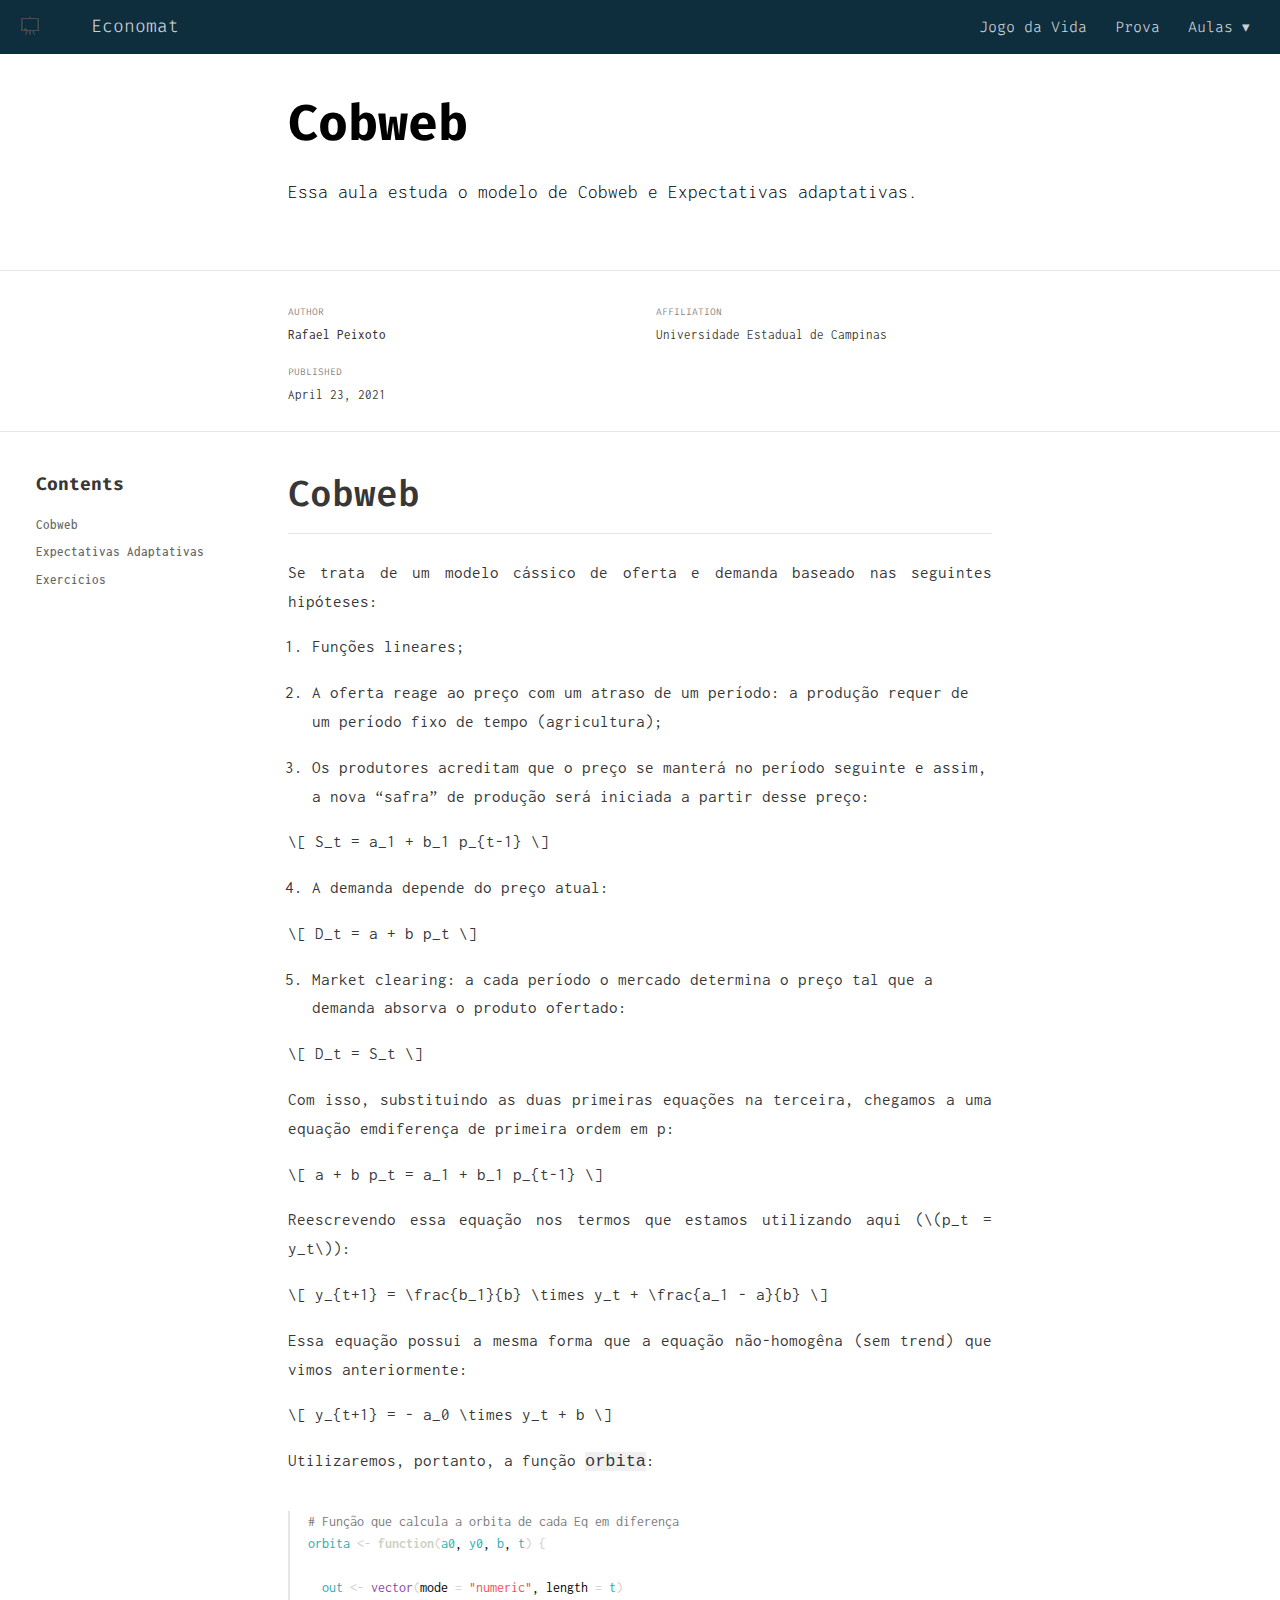
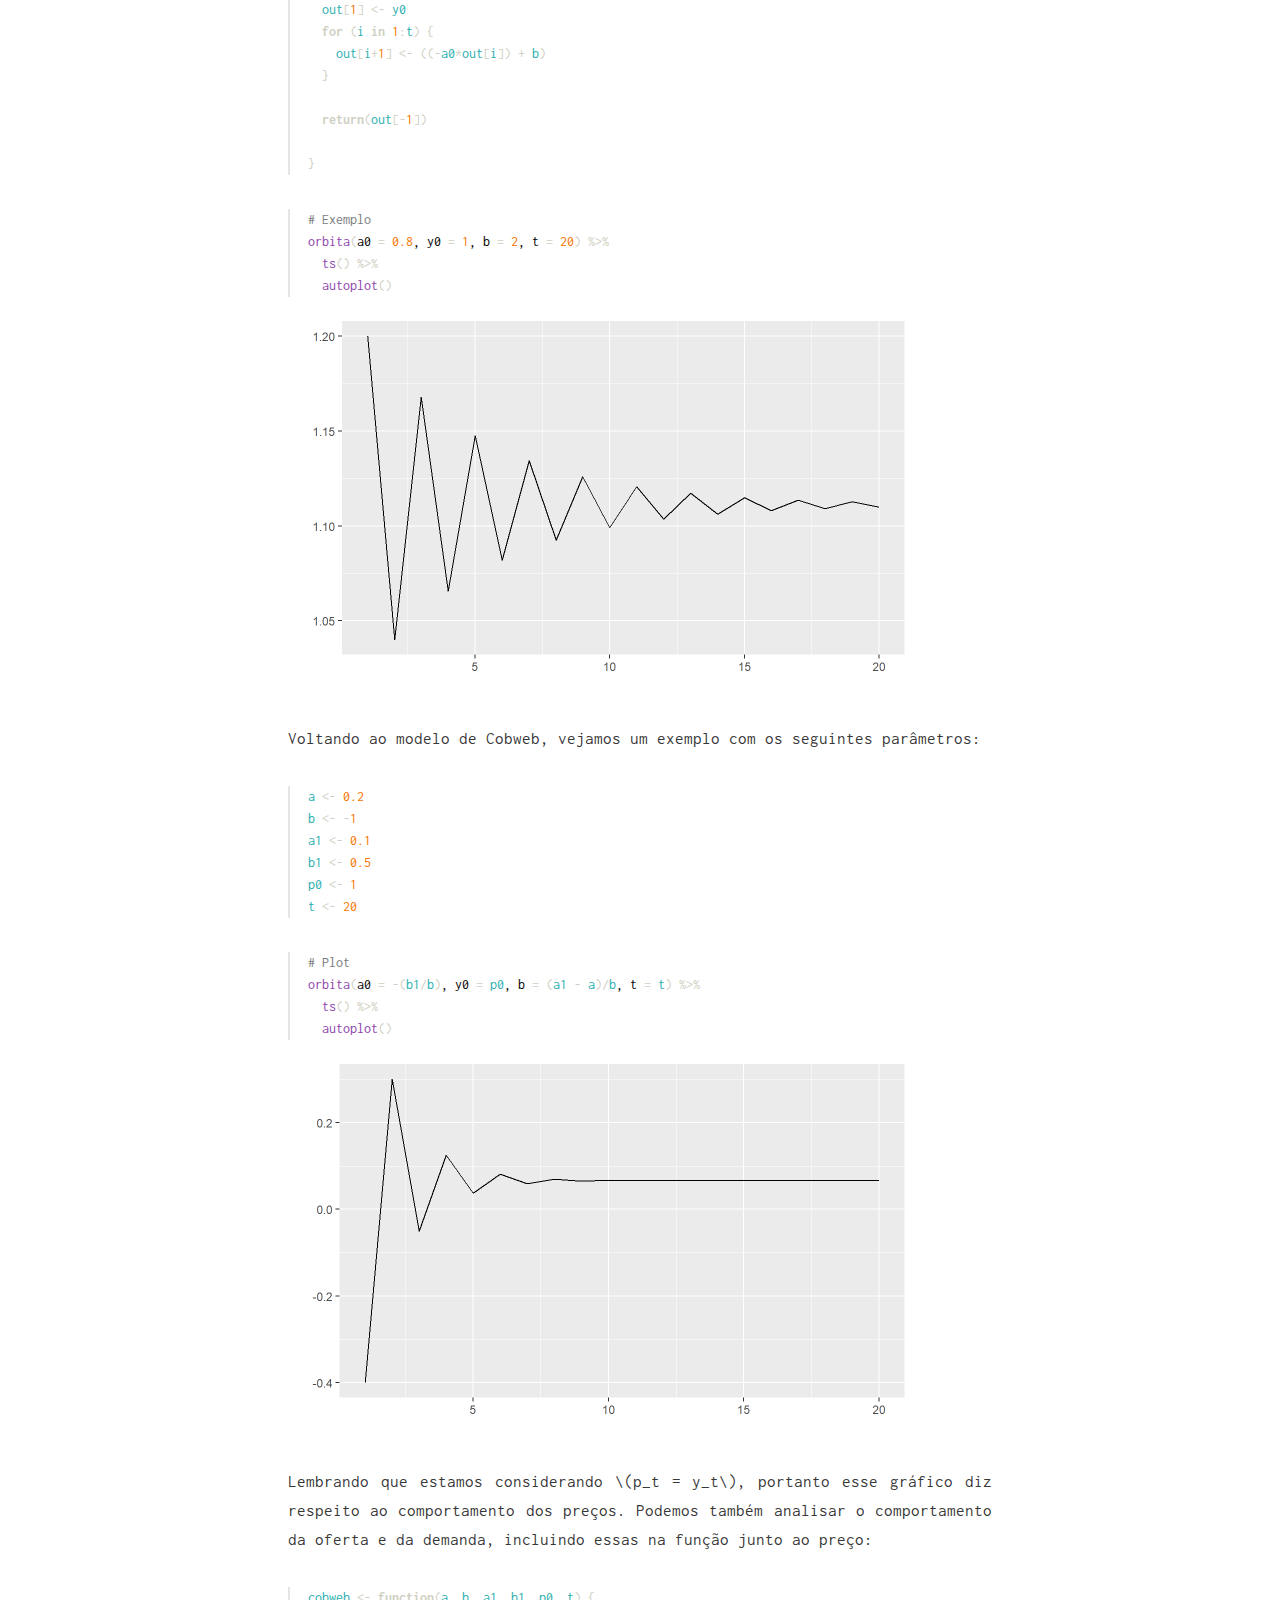
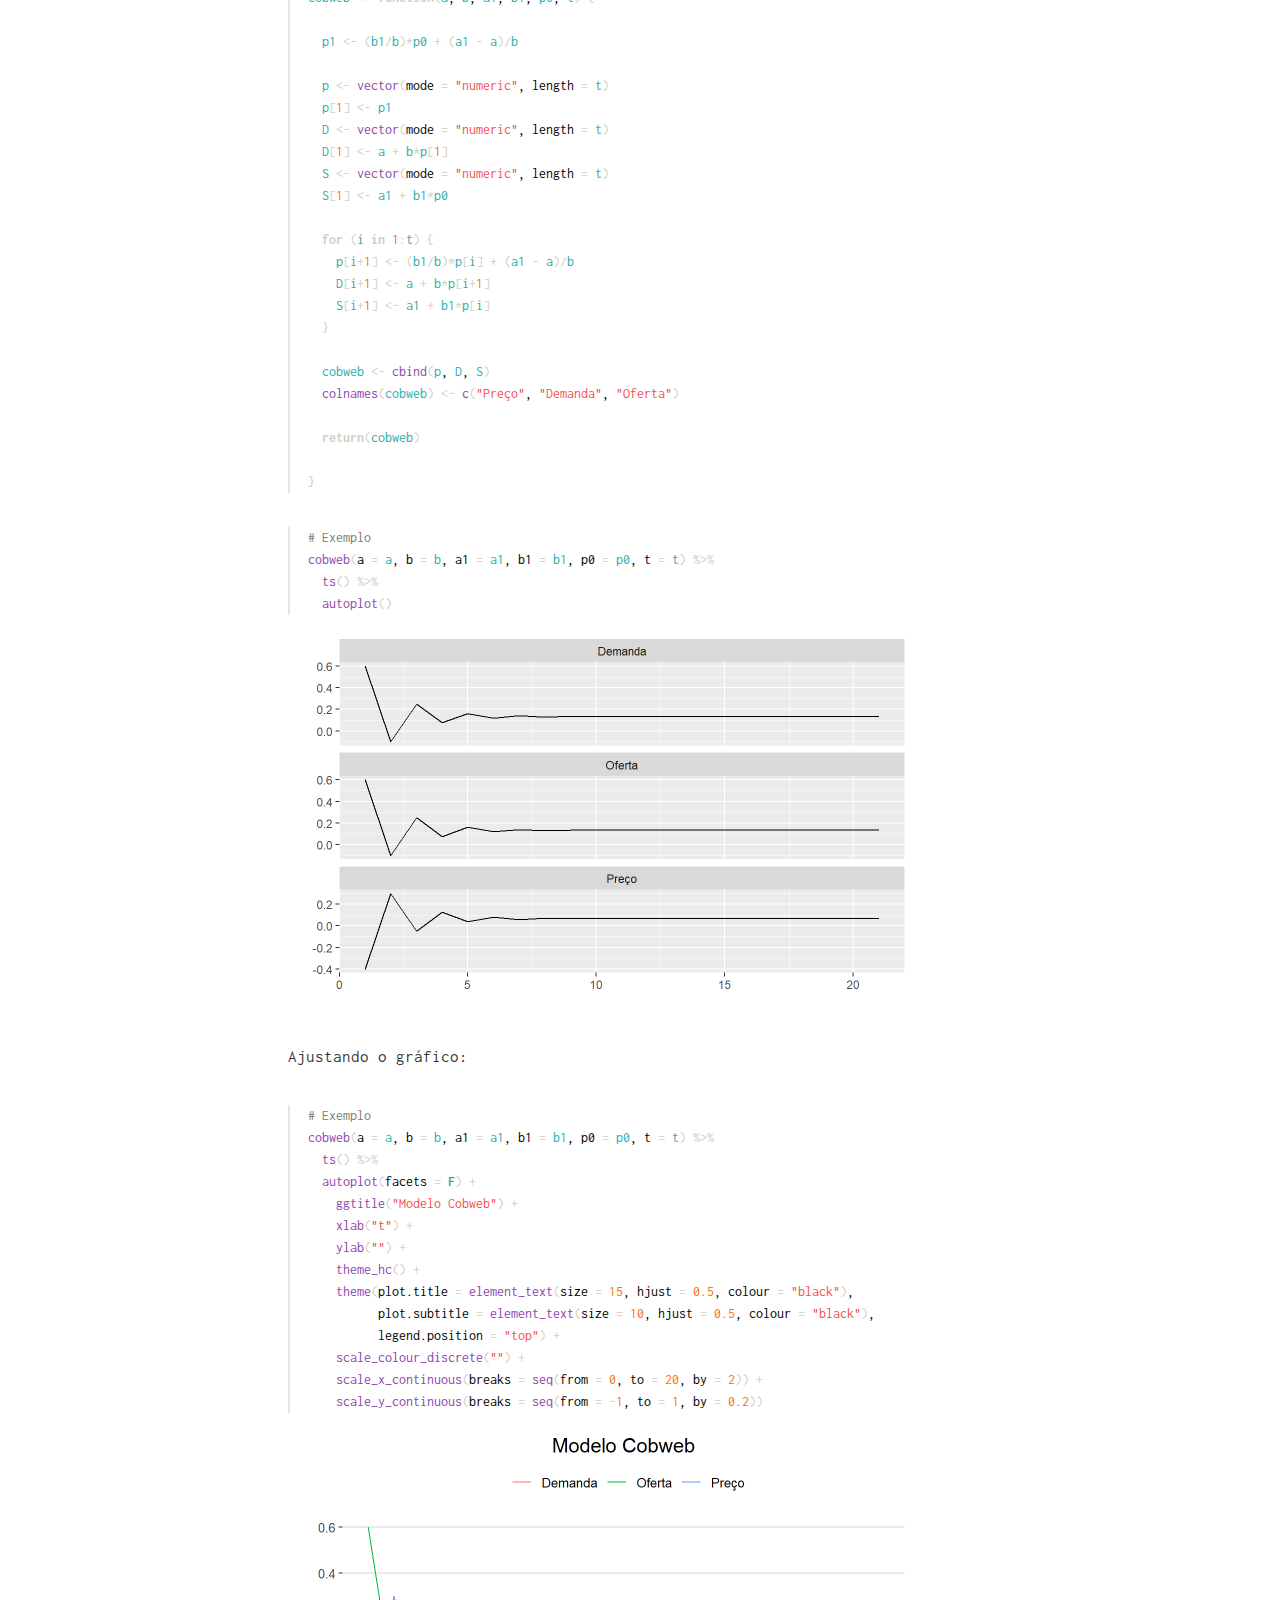
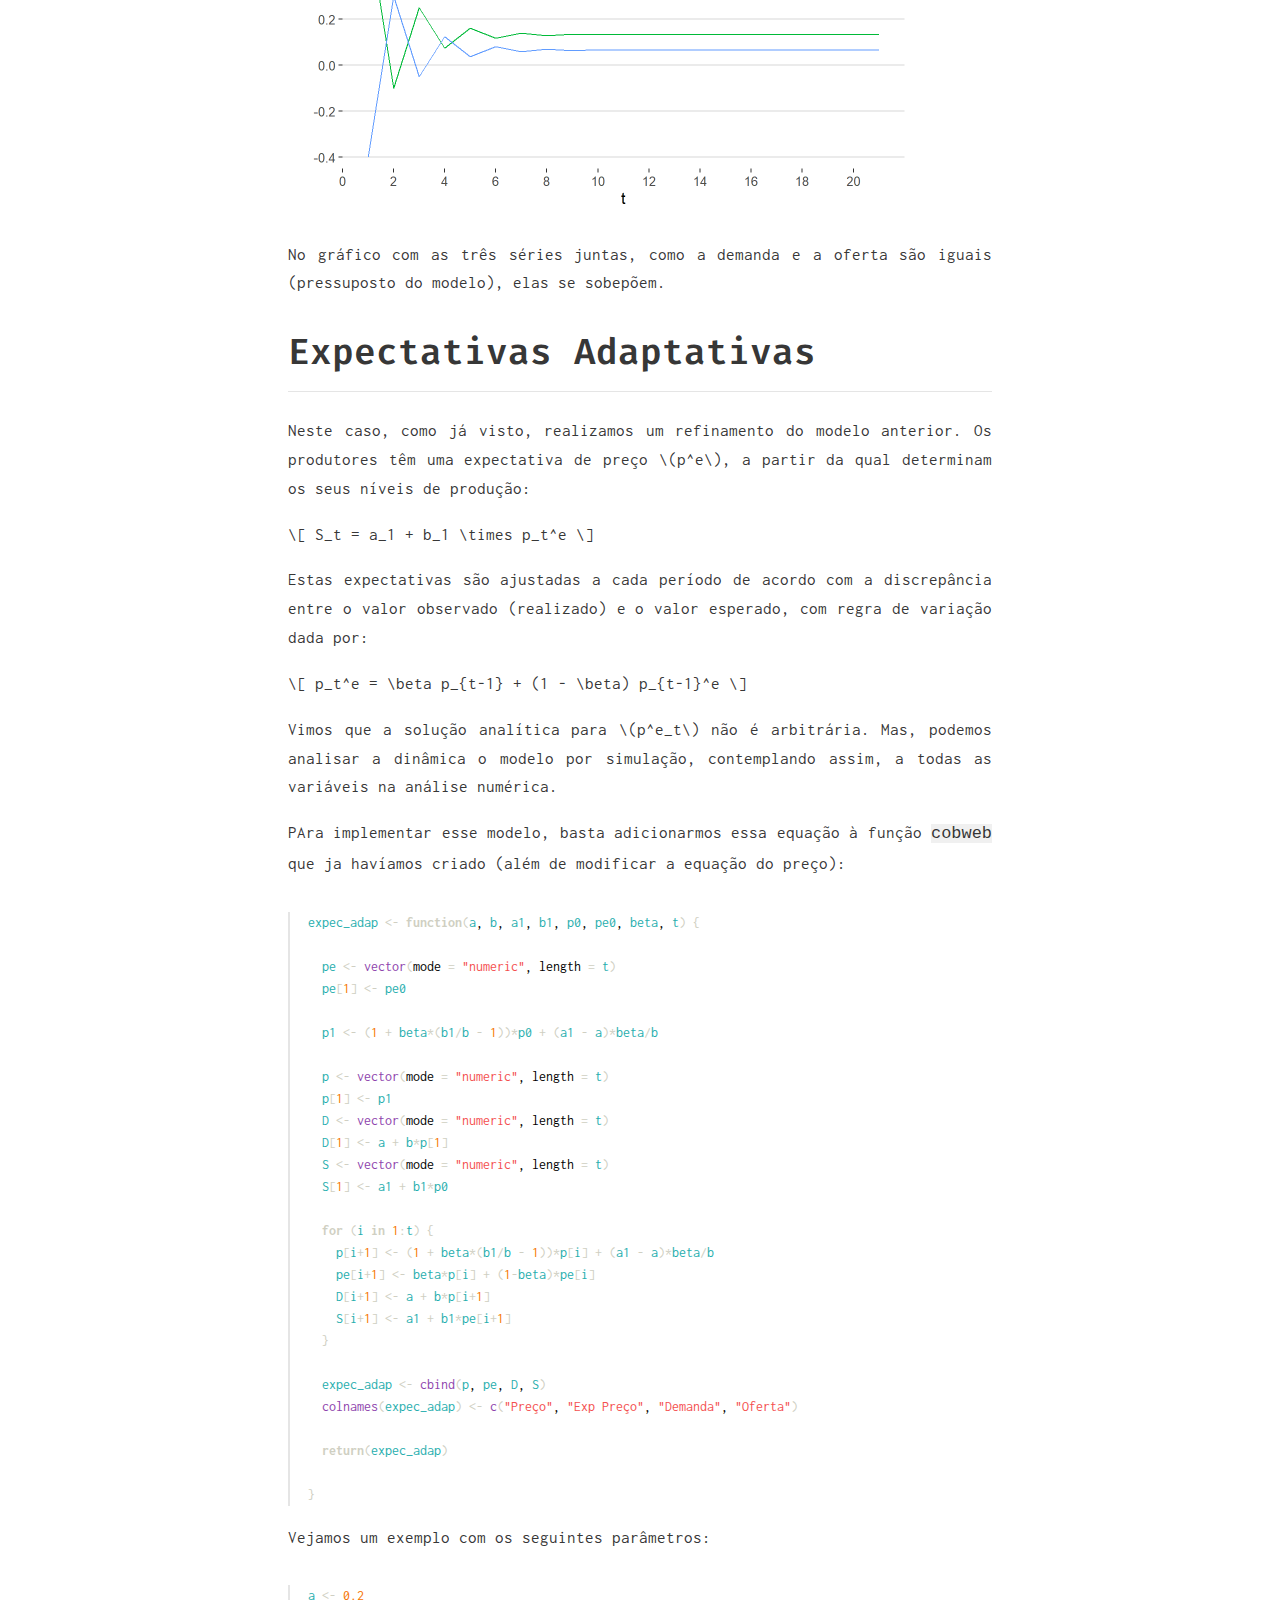
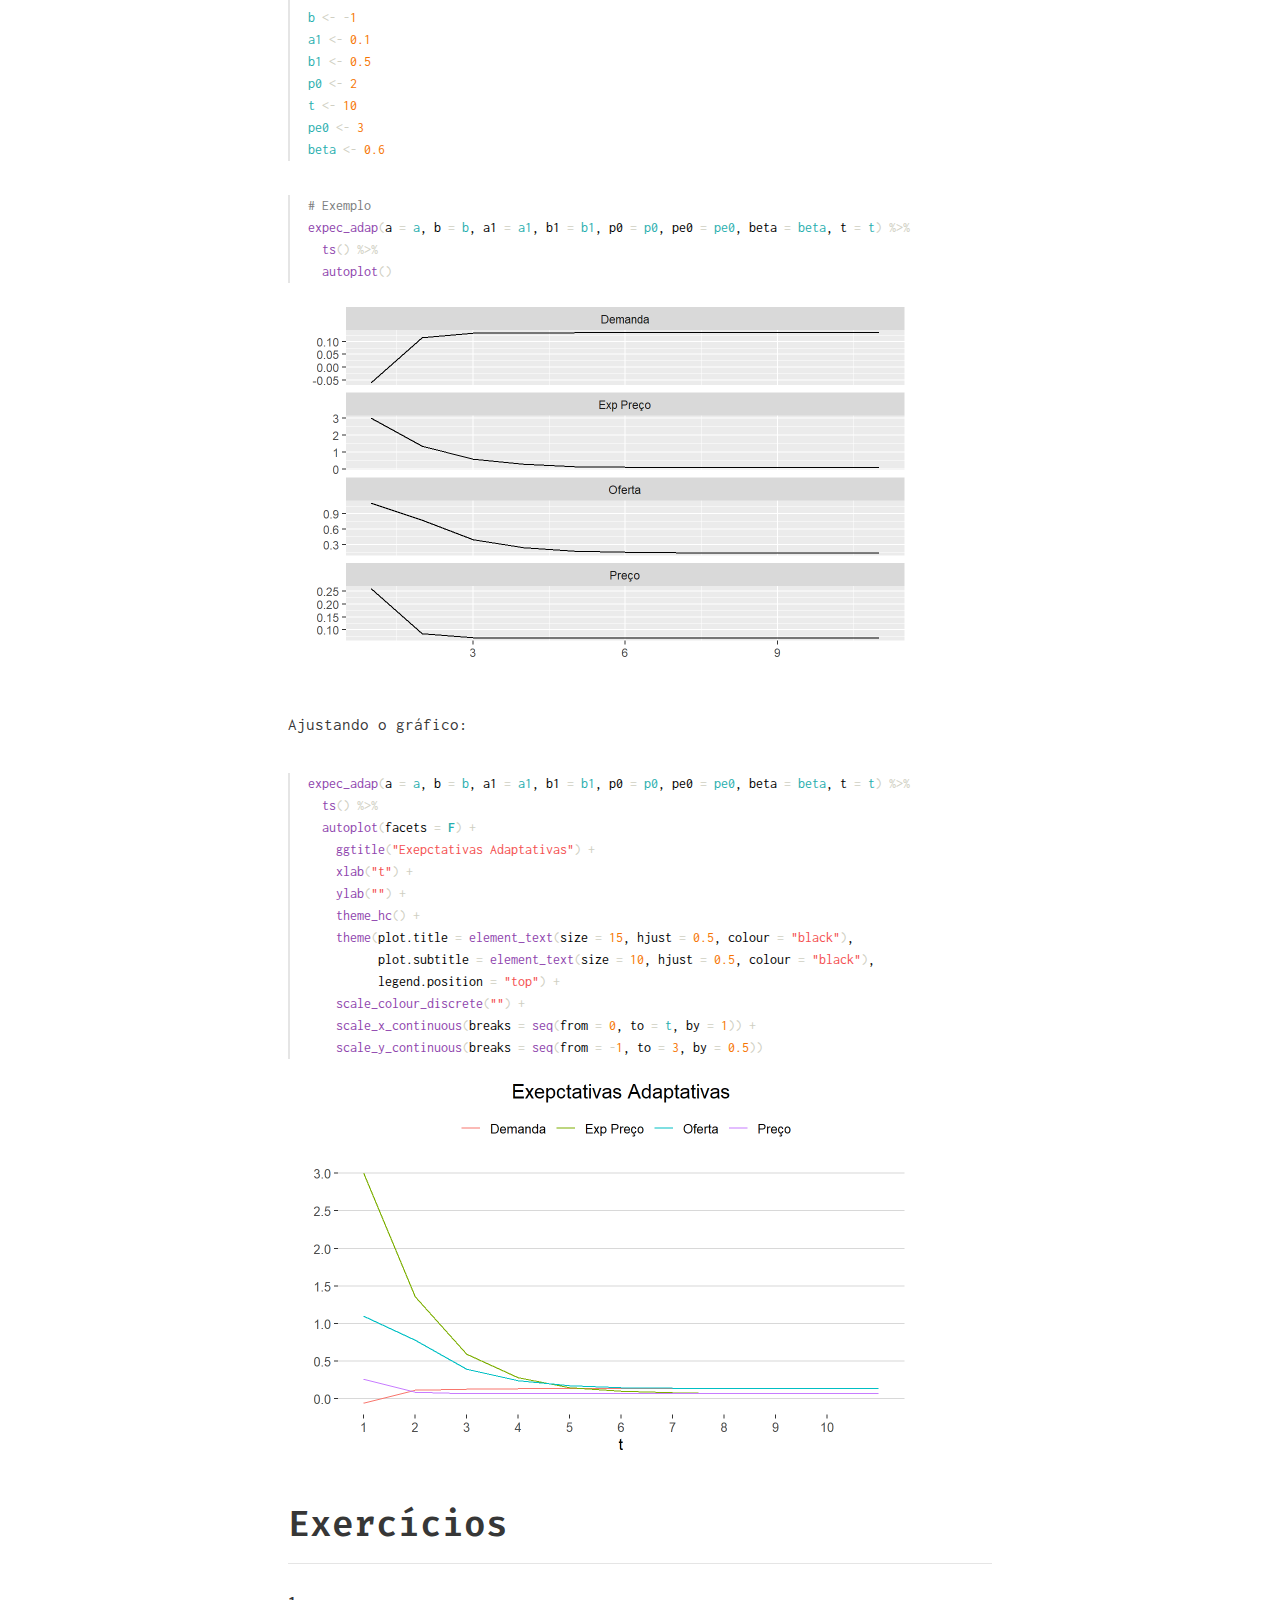
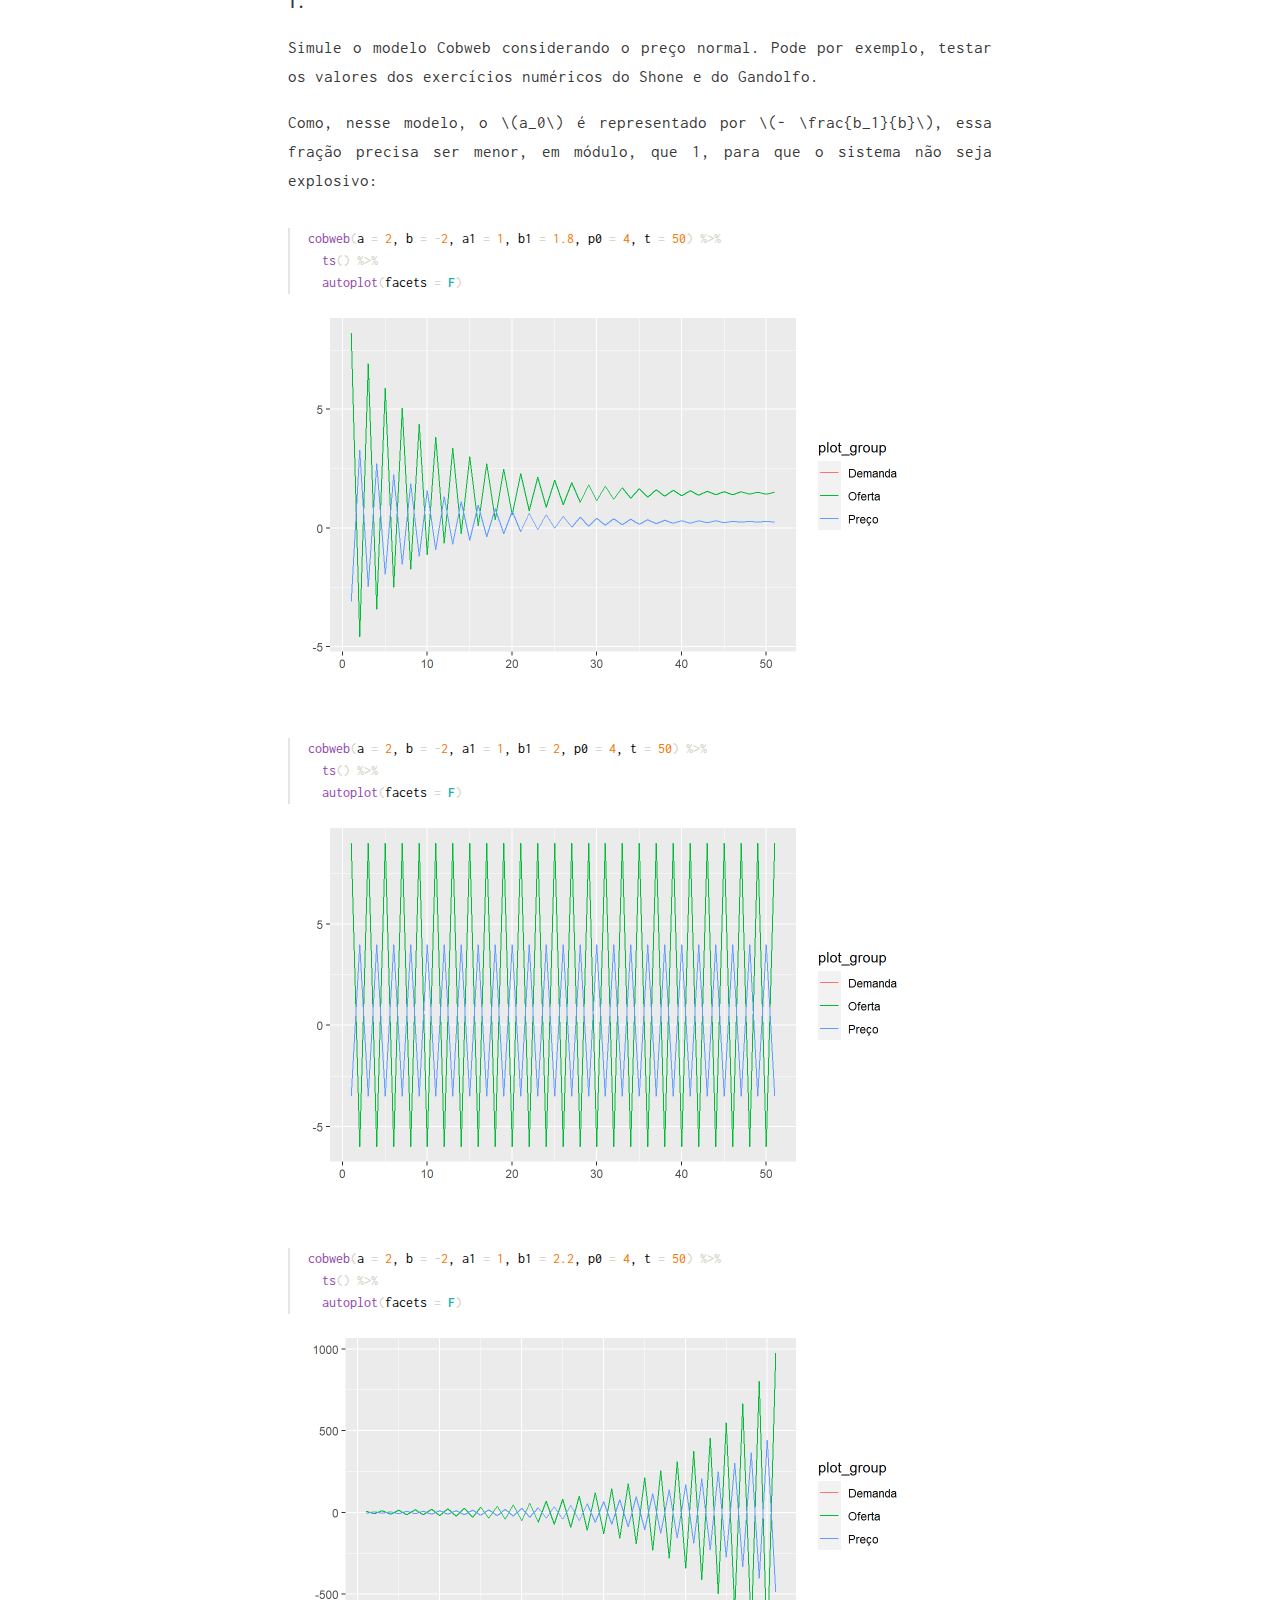
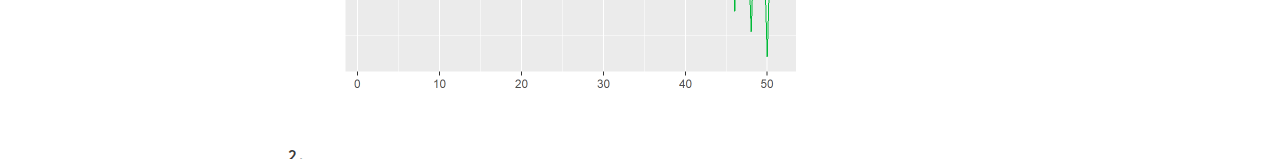
<file: docs/cobweb.html>
<!DOCTYPE html>

<html xmlns="http://www.w3.org/1999/xhtml" lang="" xml:lang="">

<head>
  <meta charset="utf-8"/>
  <meta name="viewport" content="width=device-width, initial-scale=1"/>
  <meta http-equiv="X-UA-Compatible" content="IE=Edge,chrome=1"/>
  <meta name="generator" content="distill" />

  <style type="text/css">
  /* Hide doc at startup (prevent jankiness while JS renders/transforms) */
  body {
    visibility: hidden;
  }
  </style>

 <!--radix_placeholder_import_source-->
 <!--/radix_placeholder_import_source-->

<style type="text/css">code{white-space: pre;}</style>
<style type="text/css" data-origin="pandoc">
pre > code.sourceCode { white-space: pre; position: relative; }
pre > code.sourceCode > span { display: inline-block; line-height: 1.25; }
pre > code.sourceCode > span:empty { height: 1.2em; }
code.sourceCode > span { color: inherit; text-decoration: inherit; }
div.sourceCode { margin: 1em 0; }
pre.sourceCode { margin: 0; }
@media screen {
div.sourceCode { overflow: auto; }
}
@media print {
pre > code.sourceCode { white-space: pre-wrap; }
pre > code.sourceCode > span { text-indent: -5em; padding-left: 5em; }
}
pre.numberSource code
  { counter-reset: source-line 0; }
pre.numberSource code > span
  { position: relative; left: -4em; counter-increment: source-line; }
pre.numberSource code > span > a:first-child::before
  { content: counter(source-line);
    position: relative; left: -1em; text-align: right; vertical-align: baseline;
    border: none; display: inline-block;
    -webkit-touch-callout: none; -webkit-user-select: none;
    -khtml-user-select: none; -moz-user-select: none;
    -ms-user-select: none; user-select: none;
    padding: 0 4px; width: 4em;
    background-color: #232629;
    color: #7a7c7d;
  }
pre.numberSource { margin-left: 3em; border-left: 1px solid #7a7c7d;  padding-left: 4px; }
div.sourceCode
  { color: #cfcfc2; background-color: #232629; }
@media screen {
pre > code.sourceCode > span > a:first-child::before { text-decoration: underline; }
}
code span { color: #cfcfc2; } /* Normal */
code span.al { color: #95da4c; background-color: #4d1f24; font-weight: bold; } /* Alert */
code span.an { color: #3f8058; } /* Annotation */
code span.at { color: #2980b9; } /* Attribute */
code span.bn { color: #f67400; } /* BaseN */
code span.bu { color: #7f8c8d; } /* BuiltIn */
code span.cf { color: #fdbc4b; font-weight: bold; } /* ControlFlow */
code span.ch { color: #3daee9; } /* Char */
code span.cn { color: #27aeae; font-weight: bold; } /* Constant */
code span.co { color: #7a7c7d; } /* Comment */
code span.cv { color: #7f8c8d; } /* CommentVar */
code span.do { color: #a43340; } /* Documentation */
code span.dt { color: #2980b9; } /* DataType */
code span.dv { color: #f67400; } /* DecVal */
code span.er { color: #da4453; text-decoration: underline; } /* Error */
code span.ex { color: #0099ff; font-weight: bold; } /* Extension */
code span.fl { color: #f67400; } /* Float */
code span.fu { color: #8e44ad; } /* Function */
code span.im { color: #27ae60; } /* Import */
code span.in { color: #c45b00; } /* Information */
code span.kw { color: #cfcfc2; font-weight: bold; } /* Keyword */
code span.op { color: #cfcfc2; } /* Operator */
code span.ot { color: #27ae60; } /* Other */
code span.pp { color: #27ae60; } /* Preprocessor */
code span.re { color: #2980b9; background-color: #153042; } /* RegionMarker */
code span.sc { color: #3daee9; } /* SpecialChar */
code span.ss { color: #da4453; } /* SpecialString */
code span.st { color: #f44f4f; } /* String */
code span.va { color: #27aeae; } /* Variable */
code span.vs { color: #da4453; } /* VerbatimString */
code span.wa { color: #da4453; } /* Warning */
</style>

  <!--radix_placeholder_meta_tags-->
  <title>Economat: Cobweb</title>

  <meta property="description" itemprop="description" content="Essa aula estuda o modelo de Cobweb e Expectativas adaptativas."/>


  <!--  https://schema.org/Article -->
  <meta property="article:published" itemprop="datePublished" content="2021-04-23"/>
  <meta property="article:created" itemprop="dateCreated" content="2021-04-23"/>
  <meta name="article:author" content="Rafael Peixoto"/>

  <!--  https://developers.facebook.com/docs/sharing/webmasters#markup -->
  <meta property="og:title" content="Economat: Cobweb"/>
  <meta property="og:type" content="article"/>
  <meta property="og:description" content="Essa aula estuda o modelo de Cobweb e Expectativas adaptativas."/>
  <meta property="og:locale" content="en_US"/>
  <meta property="og:site_name" content="Economat"/>

  <!--  https://dev.twitter.com/cards/types/summary -->
  <meta property="twitter:card" content="summary"/>
  <meta property="twitter:title" content="Economat: Cobweb"/>
  <meta property="twitter:description" content="Essa aula estuda o modelo de Cobweb e Expectativas adaptativas."/>

  <!--/radix_placeholder_meta_tags-->
  <!--radix_placeholder_rmarkdown_metadata-->

  <script type="text/json" id="radix-rmarkdown-metadata">
  {"type":"list","attributes":{"names":{"type":"character","attributes":{},"value":["title","description","author","date","output"]}},"value":[{"type":"character","attributes":{},"value":["Cobweb"]},{"type":"character","attributes":{},"value":["Essa aula estuda o modelo de Cobweb e Expectativas adaptativas.\n"]},{"type":"list","attributes":{},"value":[{"type":"list","attributes":{"names":{"type":"character","attributes":{},"value":["name","affiliation"]}},"value":[{"type":"character","attributes":{},"value":["Rafael Peixoto"]},{"type":"character","attributes":{},"value":["Universidade Estadual de Campinas"]}]}]},{"type":"character","attributes":{},"value":["04-23-2021"]},{"type":"character","attributes":{},"value":["distill::distill_article"]}]}
  </script>
  <!--/radix_placeholder_rmarkdown_metadata-->
  <!--radix_placeholder_navigation_in_header-->
  <meta name="distill:offset" content=""/>

  <script type="application/javascript">

    window.headroom_prevent_pin = false;

    window.document.addEventListener("DOMContentLoaded", function (event) {

      // initialize headroom for banner
      var header = $('header').get(0);
      var headerHeight = header.offsetHeight;
      var headroom = new Headroom(header, {
        tolerance: 5,
        onPin : function() {
          if (window.headroom_prevent_pin) {
            window.headroom_prevent_pin = false;
            headroom.unpin();
          }
        }
      });
      headroom.init();
      if(window.location.hash)
        headroom.unpin();
      $(header).addClass('headroom--transition');

      // offset scroll location for banner on hash change
      // (see: https://github.com/WickyNilliams/headroom.js/issues/38)
      window.addEventListener("hashchange", function(event) {
        window.scrollTo(0, window.pageYOffset - (headerHeight + 25));
      });

      // responsive menu
      $('.distill-site-header').each(function(i, val) {
        var topnav = $(this);
        var toggle = topnav.find('.nav-toggle');
        toggle.on('click', function() {
          topnav.toggleClass('responsive');
        });
      });

      // nav dropdowns
      $('.nav-dropbtn').click(function(e) {
        $(this).next('.nav-dropdown-content').toggleClass('nav-dropdown-active');
        $(this).parent().siblings('.nav-dropdown')
           .children('.nav-dropdown-content').removeClass('nav-dropdown-active');
      });
      $("body").click(function(e){
        $('.nav-dropdown-content').removeClass('nav-dropdown-active');
      });
      $(".nav-dropdown").click(function(e){
        e.stopPropagation();
      });
    });
  </script>

  <style type="text/css">

  /* Theme (user-documented overrideables for nav appearance) */

  .distill-site-nav {
    color: rgba(255, 255, 255, 0.8);
    background-color: #0F2E3D;
    font-size: 15px;
    font-weight: 300;
  }

  .distill-site-nav a {
    color: inherit;
    text-decoration: none;
  }

  .distill-site-nav a:hover {
    color: white;
  }

  @media print {
    .distill-site-nav {
      display: none;
    }
  }

  .distill-site-header {

  }

  .distill-site-footer {

  }


  /* Site Header */

  .distill-site-header {
    width: 100%;
    box-sizing: border-box;
    z-index: 3;
  }

  .distill-site-header .nav-left {
    display: inline-block;
    margin-left: 8px;
  }

  @media screen and (max-width: 768px) {
    .distill-site-header .nav-left {
      margin-left: 0;
    }
  }


  .distill-site-header .nav-right {
    float: right;
    margin-right: 8px;
  }

  .distill-site-header a,
  .distill-site-header .title {
    display: inline-block;
    text-align: center;
    padding: 14px 10px 14px 10px;
  }

  .distill-site-header .title {
    font-size: 18px;
    min-width: 150px;
  }

  .distill-site-header .logo {
    padding: 0;
  }

  .distill-site-header .logo img {
    display: none;
    max-height: 20px;
    width: auto;
    margin-bottom: -4px;
  }

  .distill-site-header .nav-image img {
    max-height: 18px;
    width: auto;
    display: inline-block;
    margin-bottom: -3px;
  }



  @media screen and (min-width: 1000px) {
    .distill-site-header .logo img {
      display: inline-block;
    }
    .distill-site-header .nav-left {
      margin-left: 20px;
    }
    .distill-site-header .nav-right {
      margin-right: 20px;
    }
    .distill-site-header .title {
      padding-left: 12px;
    }
  }


  .distill-site-header .nav-toggle {
    display: none;
  }

  .nav-dropdown {
    display: inline-block;
    position: relative;
  }

  .nav-dropdown .nav-dropbtn {
    border: none;
    outline: none;
    color: rgba(255, 255, 255, 0.8);
    padding: 16px 10px;
    background-color: transparent;
    font-family: inherit;
    font-size: inherit;
    font-weight: inherit;
    margin: 0;
    margin-top: 1px;
    z-index: 2;
  }

  .nav-dropdown-content {
    display: none;
    position: absolute;
    background-color: white;
    min-width: 200px;
    border: 1px solid rgba(0,0,0,0.15);
    border-radius: 4px;
    box-shadow: 0px 8px 16px 0px rgba(0,0,0,0.1);
    z-index: 1;
    margin-top: 2px;
    white-space: nowrap;
    padding-top: 4px;
    padding-bottom: 4px;
  }

  .nav-dropdown-content hr {
    margin-top: 4px;
    margin-bottom: 4px;
    border: none;
    border-bottom: 1px solid rgba(0, 0, 0, 0.1);
  }

  .nav-dropdown-active {
    display: block;
  }

  .nav-dropdown-content a, .nav-dropdown-content .nav-dropdown-header {
    color: black;
    padding: 6px 24px;
    text-decoration: none;
    display: block;
    text-align: left;
  }

  .nav-dropdown-content .nav-dropdown-header {
    display: block;
    padding: 5px 24px;
    padding-bottom: 0;
    text-transform: uppercase;
    font-size: 14px;
    color: #999999;
    white-space: nowrap;
  }

  .nav-dropdown:hover .nav-dropbtn {
    color: white;
  }

  .nav-dropdown-content a:hover {
    background-color: #ddd;
    color: black;
  }

  .nav-right .nav-dropdown-content {
    margin-left: -45%;
    right: 0;
  }

  @media screen and (max-width: 768px) {
    .distill-site-header a, .distill-site-header .nav-dropdown  {display: none;}
    .distill-site-header a.nav-toggle {
      float: right;
      display: block;
    }
    .distill-site-header .title {
      margin-left: 0;
    }
    .distill-site-header .nav-right {
      margin-right: 0;
    }
    .distill-site-header {
      overflow: hidden;
    }
    .nav-right .nav-dropdown-content {
      margin-left: 0;
    }
  }


  @media screen and (max-width: 768px) {
    .distill-site-header.responsive {position: relative; min-height: 500px; }
    .distill-site-header.responsive a.nav-toggle {
      position: absolute;
      right: 0;
      top: 0;
    }
    .distill-site-header.responsive a,
    .distill-site-header.responsive .nav-dropdown {
      display: block;
      text-align: left;
    }
    .distill-site-header.responsive .nav-left,
    .distill-site-header.responsive .nav-right {
      width: 100%;
    }
    .distill-site-header.responsive .nav-dropdown {float: none;}
    .distill-site-header.responsive .nav-dropdown-content {position: relative;}
    .distill-site-header.responsive .nav-dropdown .nav-dropbtn {
      display: block;
      width: 100%;
      text-align: left;
    }
  }

  /* Site Footer */

  .distill-site-footer {
    width: 100%;
    overflow: hidden;
    box-sizing: border-box;
    z-index: 3;
    margin-top: 30px;
    padding-top: 30px;
    padding-bottom: 30px;
    text-align: center;
  }

  /* Headroom */

  d-title {
    padding-top: 6rem;
  }

  @media print {
    d-title {
      padding-top: 4rem;
    }
  }

  .headroom {
    z-index: 1000;
    position: fixed;
    top: 0;
    left: 0;
    right: 0;
  }

  .headroom--transition {
    transition: all .4s ease-in-out;
  }

  .headroom--unpinned {
    top: -100px;
  }

  .headroom--pinned {
    top: 0;
  }

  /* adjust viewport for navbar height */
  /* helps vertically center bootstrap (non-distill) content */
  .min-vh-100 {
    min-height: calc(100vh - 100px) !important;
  }

  </style>

  <script src="site_libs/jquery-1.11.3/jquery.min.js"></script>
  <link href="site_libs/font-awesome-5.1.0/css/all.css" rel="stylesheet"/>
  <link href="site_libs/font-awesome-5.1.0/css/v4-shims.css" rel="stylesheet"/>
  <script src="site_libs/headroom-0.9.4/headroom.min.js"></script>
  <script src="site_libs/autocomplete-0.37.1/autocomplete.min.js"></script>
  <script src="site_libs/fuse-6.4.1/fuse.min.js"></script>

  <script type="application/javascript">

  function getMeta(metaName) {
    var metas = document.getElementsByTagName('meta');
    for (let i = 0; i < metas.length; i++) {
      if (metas[i].getAttribute('name') === metaName) {
        return metas[i].getAttribute('content');
      }
    }
    return '';
  }

  function offsetURL(url) {
    var offset = getMeta('distill:offset');
    return offset ? offset + '/' + url : url;
  }

  function createFuseIndex() {

    // create fuse index
    var options = {
      keys: [
        { name: 'title', weight: 20 },
        { name: 'categories', weight: 15 },
        { name: 'description', weight: 10 },
        { name: 'contents', weight: 5 },
      ],
      ignoreLocation: true,
      threshold: 0
    };
    var fuse = new window.Fuse([], options);

    // fetch the main search.json
    return fetch(offsetURL('search.json'))
      .then(function(response) {
        if (response.status == 200) {
          return response.json().then(function(json) {
            // index main articles
            json.articles.forEach(function(article) {
              fuse.add(article);
            });
            // download collections and index their articles
            return Promise.all(json.collections.map(function(collection) {
              return fetch(offsetURL(collection)).then(function(response) {
                if (response.status === 200) {
                  return response.json().then(function(articles) {
                    articles.forEach(function(article) {
                      fuse.add(article);
                    });
                  })
                } else {
                  return Promise.reject(
                    new Error('Unexpected status from search index request: ' +
                              response.status)
                  );
                }
              });
            })).then(function() {
              return fuse;
            });
          });

        } else {
          return Promise.reject(
            new Error('Unexpected status from search index request: ' +
                        response.status)
          );
        }
      });
  }

  window.document.addEventListener("DOMContentLoaded", function (event) {

    // get search element (bail if we don't have one)
    var searchEl = window.document.getElementById('distill-search');
    if (!searchEl)
      return;

    createFuseIndex()
      .then(function(fuse) {

        // make search box visible
        searchEl.classList.remove('hidden');

        // initialize autocomplete
        var options = {
          autoselect: true,
          hint: false,
          minLength: 2,
        };
        window.autocomplete(searchEl, options, [{
          source: function(query, callback) {
            const searchOptions = {
              isCaseSensitive: false,
              shouldSort: true,
              minMatchCharLength: 2,
              limit: 10,
            };
            var results = fuse.search(query, searchOptions);
            callback(results
              .map(function(result) { return result.item; })
            );
          },
          templates: {
            suggestion: function(suggestion) {
              var img = suggestion.preview && Object.keys(suggestion.preview).length > 0
                ? `<img src="${offsetURL(suggestion.preview)}"</img>`
                : '';
              var html = `
                <div class="search-item">
                  <h3>${suggestion.title}</h3>
                  <div class="search-item-description">
                    ${suggestion.description || ''}
                  </div>
                  <div class="search-item-preview">
                    ${img}
                  </div>
                </div>
              `;
              return html;
            }
          }
        }]).on('autocomplete:selected', function(event, suggestion) {
          window.location.href = offsetURL(suggestion.path);
        });
        // remove inline display style on autocompleter (we want to
        // manage responsive display via css)
        $('.algolia-autocomplete').css("display", "");
      })
      .catch(function(error) {
        console.log(error);
      });

  });

  </script>

  <style type="text/css">

  .nav-search {
    font-size: x-small;
  }

  /* Algolioa Autocomplete */

  .algolia-autocomplete {
    display: inline-block;
    margin-left: 10px;
    vertical-align: sub;
    background-color: white;
    color: black;
    padding: 6px;
    padding-top: 8px;
    padding-bottom: 0;
    border-radius: 6px;
    border: 1px #0F2E3D solid;
    width: 180px;
  }


  @media screen and (max-width: 768px) {
    .distill-site-nav .algolia-autocomplete {
      display: none;
      visibility: hidden;
    }
    .distill-site-nav.responsive .algolia-autocomplete {
      display: inline-block;
      visibility: visible;
    }
    .distill-site-nav.responsive .algolia-autocomplete .aa-dropdown-menu {
      margin-left: 0;
      width: 400px;
      max-height: 400px;
    }
  }

  .algolia-autocomplete .aa-input, .algolia-autocomplete .aa-hint {
    width: 90%;
    outline: none;
    border: none;
  }

  .algolia-autocomplete .aa-hint {
    color: #999;
  }
  .algolia-autocomplete .aa-dropdown-menu {
    width: 550px;
    max-height: 70vh;
    overflow-x: visible;
    overflow-y: scroll;
    padding: 5px;
    margin-top: 3px;
    margin-left: -150px;
    background-color: #fff;
    border-radius: 5px;
    border: 1px solid #999;
    border-top: none;
  }

  .algolia-autocomplete .aa-dropdown-menu .aa-suggestion {
    cursor: pointer;
    padding: 5px 4px;
    border-bottom: 1px solid #eee;
  }

  .algolia-autocomplete .aa-dropdown-menu .aa-suggestion:last-of-type {
    border-bottom: none;
    margin-bottom: 2px;
  }

  .algolia-autocomplete .aa-dropdown-menu .aa-suggestion .search-item {
    overflow: hidden;
    font-size: 0.8em;
    line-height: 1.4em;
  }

  .algolia-autocomplete .aa-dropdown-menu .aa-suggestion .search-item h3 {
    font-size: 1rem;
    margin-block-start: 0;
    margin-block-end: 5px;
  }

  .algolia-autocomplete .aa-dropdown-menu .aa-suggestion .search-item-description {
    display: inline-block;
    overflow: hidden;
    height: 2.8em;
    width: 80%;
    margin-right: 4%;
  }

  .algolia-autocomplete .aa-dropdown-menu .aa-suggestion .search-item-preview {
    display: inline-block;
    width: 15%;
  }

  .algolia-autocomplete .aa-dropdown-menu .aa-suggestion .search-item-preview img {
    height: 3em;
    width: auto;
    display: none;
  }

  .algolia-autocomplete .aa-dropdown-menu .aa-suggestion .search-item-preview img[src] {
    display: initial;
  }

  .algolia-autocomplete .aa-dropdown-menu .aa-suggestion.aa-cursor {
    background-color: #eee;
  }
  .algolia-autocomplete .aa-dropdown-menu .aa-suggestion em {
    font-weight: bold;
    font-style: normal;
  }

  </style>


  <!--/radix_placeholder_navigation_in_header-->
  <!--radix_placeholder_distill-->

  <style type="text/css">

  body {
    background-color: white;
  }

  .pandoc-table {
    width: 100%;
  }

  .pandoc-table>caption {
    margin-bottom: 10px;
  }

  .pandoc-table th:not([align]) {
    text-align: left;
  }

  .pagedtable-footer {
    font-size: 15px;
  }

  d-byline .byline {
    grid-template-columns: 2fr 2fr;
  }

  d-byline .byline h3 {
    margin-block-start: 1.5em;
  }

  d-byline .byline .authors-affiliations h3 {
    margin-block-start: 0.5em;
  }

  .authors-affiliations .orcid-id {
    width: 16px;
    height:16px;
    margin-left: 4px;
    margin-right: 4px;
    vertical-align: middle;
    padding-bottom: 2px;
  }

  d-title .dt-tags {
    margin-top: 1em;
    grid-column: text;
  }

  .dt-tags .dt-tag {
    text-decoration: none;
    display: inline-block;
    color: rgba(0,0,0,0.6);
    padding: 0em 0.4em;
    margin-right: 0.5em;
    margin-bottom: 0.4em;
    font-size: 70%;
    border: 1px solid rgba(0,0,0,0.2);
    border-radius: 3px;
    text-transform: uppercase;
    font-weight: 500;
  }

  d-article table.gt_table td,
  d-article table.gt_table th {
    border-bottom: none;
  }

  .html-widget {
    margin-bottom: 2.0em;
  }

  .l-screen-inset {
    padding-right: 16px;
  }

  .l-screen .caption {
    margin-left: 10px;
  }

  .shaded {
    background: rgb(247, 247, 247);
    padding-top: 20px;
    padding-bottom: 20px;
    border-top: 1px solid rgba(0, 0, 0, 0.1);
    border-bottom: 1px solid rgba(0, 0, 0, 0.1);
  }

  .shaded .html-widget {
    margin-bottom: 0;
    border: 1px solid rgba(0, 0, 0, 0.1);
  }

  .shaded .shaded-content {
    background: white;
  }

  .text-output {
    margin-top: 0;
    line-height: 1.5em;
  }

  .hidden {
    display: none !important;
  }

  d-article {
    padding-top: 2.5rem;
    padding-bottom: 30px;
  }

  d-appendix {
    padding-top: 30px;
  }

  d-article>p>img {
    width: 100%;
  }

  d-article h2 {
    margin: 1rem 0 1.5rem 0;
  }

  d-article h3 {
    margin-top: 1.5rem;
  }

  d-article iframe {
    border: 1px solid rgba(0, 0, 0, 0.1);
    margin-bottom: 2.0em;
    width: 100%;
  }

  /* Tweak code blocks */

  d-article div.sourceCode code,
  d-article pre code {
    font-family: Consolas, Monaco, 'Andale Mono', 'Ubuntu Mono', monospace;
  }

  d-article pre,
  d-article div.sourceCode,
  d-article div.sourceCode pre {
    overflow: auto;
  }

  d-article div.sourceCode {
    background-color: white;
  }

  d-article div.sourceCode pre {
    padding-left: 10px;
    font-size: 12px;
    border-left: 2px solid rgba(0,0,0,0.1);
  }

  d-article pre {
    font-size: 12px;
    color: black;
    background: none;
    margin-top: 0;
    text-align: left;
    white-space: pre;
    word-spacing: normal;
    word-break: normal;
    word-wrap: normal;
    line-height: 1.5;

    -moz-tab-size: 4;
    -o-tab-size: 4;
    tab-size: 4;

    -webkit-hyphens: none;
    -moz-hyphens: none;
    -ms-hyphens: none;
    hyphens: none;
  }

  d-article pre a {
    border-bottom: none;
  }

  d-article pre a:hover {
    border-bottom: none;
    text-decoration: underline;
  }

  d-article details {
    grid-column: text;
    margin-bottom: 0.8em;
  }

  @media(min-width: 768px) {

  d-article pre,
  d-article div.sourceCode,
  d-article div.sourceCode pre {
    overflow: visible !important;
  }

  d-article div.sourceCode pre {
    padding-left: 18px;
    font-size: 14px;
  }

  d-article pre {
    font-size: 14px;
  }

  }

  figure img.external {
    background: white;
    border: 1px solid rgba(0, 0, 0, 0.1);
    box-shadow: 0 1px 8px rgba(0, 0, 0, 0.1);
    padding: 18px;
    box-sizing: border-box;
  }

  /* CSS for d-contents */

  .d-contents {
    grid-column: text;
    color: rgba(0,0,0,0.8);
    font-size: 0.9em;
    padding-bottom: 1em;
    margin-bottom: 1em;
    padding-bottom: 0.5em;
    margin-bottom: 1em;
    padding-left: 0.25em;
    justify-self: start;
  }

  @media(min-width: 1000px) {
    .d-contents.d-contents-float {
      height: 0;
      grid-column-start: 1;
      grid-column-end: 4;
      justify-self: center;
      padding-right: 3em;
      padding-left: 2em;
    }
  }

  .d-contents nav h3 {
    font-size: 18px;
    margin-top: 0;
    margin-bottom: 1em;
  }

  .d-contents li {
    list-style-type: none
  }

  .d-contents nav > ul {
    padding-left: 0;
  }

  .d-contents ul {
    padding-left: 1em
  }

  .d-contents nav ul li {
    margin-top: 0.6em;
    margin-bottom: 0.2em;
  }

  .d-contents nav a {
    font-size: 13px;
    border-bottom: none;
    text-decoration: none
    color: rgba(0, 0, 0, 0.8);
  }

  .d-contents nav a:hover {
    text-decoration: underline solid rgba(0, 0, 0, 0.6)
  }

  .d-contents nav > ul > li > a {
    font-weight: 600;
  }

  .d-contents nav > ul > li > ul {
    font-weight: inherit;
  }

  .d-contents nav > ul > li > ul > li {
    margin-top: 0.2em;
  }


  .d-contents nav ul {
    margin-top: 0;
    margin-bottom: 0.25em;
  }

  .d-article-with-toc h2:nth-child(2) {
    margin-top: 0;
  }


  /* Figure */

  .figure {
    position: relative;
    margin-bottom: 2.5em;
    margin-top: 1.5em;
  }

  .figure img {
    width: 100%;
  }

  .figure .caption {
    color: rgba(0, 0, 0, 0.6);
    font-size: 12px;
    line-height: 1.5em;
  }

  .figure img.external {
    background: white;
    border: 1px solid rgba(0, 0, 0, 0.1);
    box-shadow: 0 1px 8px rgba(0, 0, 0, 0.1);
    padding: 18px;
    box-sizing: border-box;
  }

  .figure .caption a {
    color: rgba(0, 0, 0, 0.6);
  }

  .figure .caption b,
  .figure .caption strong, {
    font-weight: 600;
    color: rgba(0, 0, 0, 1.0);
  }

  /* Citations */

  d-article .citation {
    color: inherit;
    cursor: inherit;
  }

  div.hanging-indent{
    margin-left: 1em; text-indent: -1em;
  }

  /* Citation hover box */

  .tippy-box[data-theme~=light-border] {
    background-color: rgba(250, 250, 250, 0.95);
  }

  .tippy-content > p {
    margin-bottom: 0;
    padding: 2px;
  }


  /* Tweak 1000px media break to show more text */

  @media(min-width: 1000px) {
    .base-grid,
    distill-header,
    d-title,
    d-abstract,
    d-article,
    d-appendix,
    distill-appendix,
    d-byline,
    d-footnote-list,
    d-citation-list,
    distill-footer {
      grid-template-columns: [screen-start] 1fr [page-start kicker-start] 80px [middle-start] 50px [text-start kicker-end] 65px 65px 65px 65px 65px 65px 65px 65px [text-end gutter-start] 65px [middle-end] 65px [page-end gutter-end] 1fr [screen-end];
      grid-column-gap: 16px;
    }

    .grid {
      grid-column-gap: 16px;
    }

    d-article {
      font-size: 1.06rem;
      line-height: 1.7em;
    }
    figure .caption, .figure .caption, figure figcaption {
      font-size: 13px;
    }
  }

  @media(min-width: 1180px) {
    .base-grid,
    distill-header,
    d-title,
    d-abstract,
    d-article,
    d-appendix,
    distill-appendix,
    d-byline,
    d-footnote-list,
    d-citation-list,
    distill-footer {
      grid-template-columns: [screen-start] 1fr [page-start kicker-start] 60px [middle-start] 60px [text-start kicker-end] 60px 60px 60px 60px 60px 60px 60px 60px [text-end gutter-start] 60px [middle-end] 60px [page-end gutter-end] 1fr [screen-end];
      grid-column-gap: 32px;
    }

    .grid {
      grid-column-gap: 32px;
    }
  }


  /* Get the citation styles for the appendix (not auto-injected on render since
     we do our own rendering of the citation appendix) */

  d-appendix .citation-appendix,
  .d-appendix .citation-appendix {
    font-size: 11px;
    line-height: 15px;
    border-left: 1px solid rgba(0, 0, 0, 0.1);
    padding-left: 18px;
    border: 1px solid rgba(0,0,0,0.1);
    background: rgba(0, 0, 0, 0.02);
    padding: 10px 18px;
    border-radius: 3px;
    color: rgba(150, 150, 150, 1);
    overflow: hidden;
    margin-top: -12px;
    white-space: pre-wrap;
    word-wrap: break-word;
  }

  /* Include appendix styles here so they can be overridden */

  d-appendix {
    contain: layout style;
    font-size: 0.8em;
    line-height: 1.7em;
    margin-top: 60px;
    margin-bottom: 0;
    border-top: 1px solid rgba(0, 0, 0, 0.1);
    color: rgba(0,0,0,0.5);
    padding-top: 60px;
    padding-bottom: 48px;
  }

  d-appendix h3 {
    grid-column: page-start / text-start;
    font-size: 15px;
    font-weight: 500;
    margin-top: 1em;
    margin-bottom: 0;
    color: rgba(0,0,0,0.65);
  }

  d-appendix h3 + * {
    margin-top: 1em;
  }

  d-appendix ol {
    padding: 0 0 0 15px;
  }

  @media (min-width: 768px) {
    d-appendix ol {
      padding: 0 0 0 30px;
      margin-left: -30px;
    }
  }

  d-appendix li {
    margin-bottom: 1em;
  }

  d-appendix a {
    color: rgba(0, 0, 0, 0.6);
  }

  d-appendix > * {
    grid-column: text;
  }

  d-appendix > d-footnote-list,
  d-appendix > d-citation-list,
  d-appendix > distill-appendix {
    grid-column: screen;
  }

  /* Include footnote styles here so they can be overridden */

  d-footnote-list {
    contain: layout style;
  }

  d-footnote-list > * {
    grid-column: text;
  }

  d-footnote-list a.footnote-backlink {
    color: rgba(0,0,0,0.3);
    padding-left: 0.5em;
  }



  /* Anchor.js */

  .anchorjs-link {
    /*transition: all .25s linear; */
    text-decoration: none;
    border-bottom: none;
  }
  *:hover > .anchorjs-link {
    margin-left: -1.125em !important;
    text-decoration: none;
    border-bottom: none;
  }

  /* Social footer */

  .social_footer {
    margin-top: 30px;
    margin-bottom: 0;
    color: rgba(0,0,0,0.67);
  }

  .disqus-comments {
    margin-right: 30px;
  }

  .disqus-comment-count {
    border-bottom: 1px solid rgba(0, 0, 0, 0.4);
    cursor: pointer;
  }

  #disqus_thread {
    margin-top: 30px;
  }

  .article-sharing a {
    border-bottom: none;
    margin-right: 8px;
  }

  .article-sharing a:hover {
    border-bottom: none;
  }

  .sidebar-section.subscribe {
    font-size: 12px;
    line-height: 1.6em;
  }

  .subscribe p {
    margin-bottom: 0.5em;
  }


  .article-footer .subscribe {
    font-size: 15px;
    margin-top: 45px;
  }


  .sidebar-section.custom {
    font-size: 12px;
    line-height: 1.6em;
  }

  .custom p {
    margin-bottom: 0.5em;
  }

  /* Styles for listing layout (hide title) */
  .layout-listing d-title, .layout-listing .d-title {
    display: none;
  }

  /* Styles for posts lists (not auto-injected) */


  .posts-with-sidebar {
    padding-left: 45px;
    padding-right: 45px;
  }

  .posts-list .description h2,
  .posts-list .description p {
    font-family: -apple-system, BlinkMacSystemFont, "Segoe UI", Roboto, Oxygen, Ubuntu, Cantarell, "Fira Sans", "Droid Sans", "Helvetica Neue", Arial, sans-serif;
  }

  .posts-list .description h2 {
    font-weight: 700;
    border-bottom: none;
    padding-bottom: 0;
  }

  .posts-list h2.post-tag {
    border-bottom: 1px solid rgba(0, 0, 0, 0.2);
    padding-bottom: 12px;
  }
  .posts-list {
    margin-top: 60px;
    margin-bottom: 24px;
  }

  .posts-list .post-preview {
    text-decoration: none;
    overflow: hidden;
    display: block;
    border-bottom: 1px solid rgba(0, 0, 0, 0.1);
    padding: 24px 0;
  }

  .post-preview-last {
    border-bottom: none !important;
  }

  .posts-list .posts-list-caption {
    grid-column: screen;
    font-weight: 400;
  }

  .posts-list .post-preview h2 {
    margin: 0 0 6px 0;
    line-height: 1.2em;
    font-style: normal;
    font-size: 24px;
  }

  .posts-list .post-preview p {
    margin: 0 0 12px 0;
    line-height: 1.4em;
    font-size: 16px;
  }

  .posts-list .post-preview .thumbnail {
    box-sizing: border-box;
    margin-bottom: 24px;
    position: relative;
    max-width: 500px;
  }
  .posts-list .post-preview img {
    width: 100%;
    display: block;
  }

  .posts-list .metadata {
    font-size: 12px;
    line-height: 1.4em;
    margin-bottom: 18px;
  }

  .posts-list .metadata > * {
    display: inline-block;
  }

  .posts-list .metadata .publishedDate {
    margin-right: 2em;
  }

  .posts-list .metadata .dt-authors {
    display: block;
    margin-top: 0.3em;
    margin-right: 2em;
  }

  .posts-list .dt-tags {
    display: block;
    line-height: 1em;
  }

  .posts-list .dt-tags .dt-tag {
    display: inline-block;
    color: rgba(0,0,0,0.6);
    padding: 0.3em 0.4em;
    margin-right: 0.2em;
    margin-bottom: 0.4em;
    font-size: 60%;
    border: 1px solid rgba(0,0,0,0.2);
    border-radius: 3px;
    text-transform: uppercase;
    font-weight: 500;
  }

  .posts-list img {
    opacity: 1;
  }

  .posts-list img[data-src] {
    opacity: 0;
  }

  .posts-more {
    clear: both;
  }


  .posts-sidebar {
    font-size: 16px;
  }

  .posts-sidebar h3 {
    font-size: 16px;
    margin-top: 0;
    margin-bottom: 0.5em;
    font-weight: 400;
    text-transform: uppercase;
  }

  .sidebar-section {
    margin-bottom: 30px;
  }

  .categories ul {
    list-style-type: none;
    margin: 0;
    padding: 0;
  }

  .categories li {
    color: rgba(0, 0, 0, 0.8);
    margin-bottom: 0;
  }

  .categories li>a {
    border-bottom: none;
  }

  .categories li>a:hover {
    border-bottom: 1px solid rgba(0, 0, 0, 0.4);
  }

  .categories .active {
    font-weight: 600;
  }

  .categories .category-count {
    color: rgba(0, 0, 0, 0.4);
  }


  @media(min-width: 768px) {
    .posts-list .post-preview h2 {
      font-size: 26px;
    }
    .posts-list .post-preview .thumbnail {
      float: right;
      width: 30%;
      margin-bottom: 0;
    }
    .posts-list .post-preview .description {
      float: left;
      width: 45%;
    }
    .posts-list .post-preview .metadata {
      float: left;
      width: 20%;
      margin-top: 8px;
    }
    .posts-list .post-preview p {
      margin: 0 0 12px 0;
      line-height: 1.5em;
      font-size: 16px;
    }
    .posts-with-sidebar .posts-list {
      float: left;
      width: 75%;
    }
    .posts-with-sidebar .posts-sidebar {
      float: right;
      width: 20%;
      margin-top: 60px;
      padding-top: 24px;
      padding-bottom: 24px;
    }
  }


  /* Improve display for browsers without grid (IE/Edge <= 15) */

  .downlevel {
    line-height: 1.6em;
    font-family: -apple-system, BlinkMacSystemFont, "Segoe UI", Roboto, Oxygen, Ubuntu, Cantarell, "Fira Sans", "Droid Sans", "Helvetica Neue", Arial, sans-serif;
    margin: 0;
  }

  .downlevel .d-title {
    padding-top: 6rem;
    padding-bottom: 1.5rem;
  }

  .downlevel .d-title h1 {
    font-size: 50px;
    font-weight: 700;
    line-height: 1.1em;
    margin: 0 0 0.5rem;
  }

  .downlevel .d-title p {
    font-weight: 300;
    font-size: 1.2rem;
    line-height: 1.55em;
    margin-top: 0;
  }

  .downlevel .d-byline {
    padding-top: 0.8em;
    padding-bottom: 0.8em;
    font-size: 0.8rem;
    line-height: 1.8em;
  }

  .downlevel .section-separator {
    border: none;
    border-top: 1px solid rgba(0, 0, 0, 0.1);
  }

  .downlevel .d-article {
    font-size: 1.06rem;
    line-height: 1.7em;
    padding-top: 1rem;
    padding-bottom: 2rem;
  }


  .downlevel .d-appendix {
    padding-left: 0;
    padding-right: 0;
    max-width: none;
    font-size: 0.8em;
    line-height: 1.7em;
    margin-bottom: 0;
    color: rgba(0,0,0,0.5);
    padding-top: 40px;
    padding-bottom: 48px;
  }

  .downlevel .footnotes ol {
    padding-left: 13px;
  }

  .downlevel .base-grid,
  .downlevel .distill-header,
  .downlevel .d-title,
  .downlevel .d-abstract,
  .downlevel .d-article,
  .downlevel .d-appendix,
  .downlevel .distill-appendix,
  .downlevel .d-byline,
  .downlevel .d-footnote-list,
  .downlevel .d-citation-list,
  .downlevel .distill-footer,
  .downlevel .appendix-bottom,
  .downlevel .posts-container {
    padding-left: 40px;
    padding-right: 40px;
  }

  @media(min-width: 768px) {
    .downlevel .base-grid,
    .downlevel .distill-header,
    .downlevel .d-title,
    .downlevel .d-abstract,
    .downlevel .d-article,
    .downlevel .d-appendix,
    .downlevel .distill-appendix,
    .downlevel .d-byline,
    .downlevel .d-footnote-list,
    .downlevel .d-citation-list,
    .downlevel .distill-footer,
    .downlevel .appendix-bottom,
    .downlevel .posts-container {
    padding-left: 150px;
    padding-right: 150px;
    max-width: 900px;
  }
  }

  .downlevel pre code {
    display: block;
    border-left: 2px solid rgba(0, 0, 0, .1);
    padding: 0 0 0 20px;
    font-size: 14px;
  }

  .downlevel code, .downlevel pre {
    color: black;
    background: none;
    font-family: Consolas, Monaco, 'Andale Mono', 'Ubuntu Mono', monospace;
    text-align: left;
    white-space: pre;
    word-spacing: normal;
    word-break: normal;
    word-wrap: normal;
    line-height: 1.5;

    -moz-tab-size: 4;
    -o-tab-size: 4;
    tab-size: 4;

    -webkit-hyphens: none;
    -moz-hyphens: none;
    -ms-hyphens: none;
    hyphens: none;
  }

  .downlevel .posts-list .post-preview {
    color: inherit;
  }



  </style>

  <script type="application/javascript">

  function is_downlevel_browser() {
    if (bowser.isUnsupportedBrowser({ msie: "12", msedge: "16"},
                                   window.navigator.userAgent)) {
      return true;
    } else {
      return window.load_distill_framework === undefined;
    }
  }

  // show body when load is complete
  function on_load_complete() {

    // add anchors
    if (window.anchors) {
      window.anchors.options.placement = 'left';
      window.anchors.add('d-article > h2, d-article > h3, d-article > h4, d-article > h5');
    }


    // set body to visible
    document.body.style.visibility = 'visible';

    // force redraw for leaflet widgets
    if (window.HTMLWidgets) {
      var maps = window.HTMLWidgets.findAll(".leaflet");
      $.each(maps, function(i, el) {
        var map = this.getMap();
        map.invalidateSize();
        map.eachLayer(function(layer) {
          if (layer instanceof L.TileLayer)
            layer.redraw();
        });
      });
    }

    // trigger 'shown' so htmlwidgets resize
    $('d-article').trigger('shown');
  }

  function init_distill() {

    init_common();

    // create front matter
    var front_matter = $('<d-front-matter></d-front-matter>');
    $('#distill-front-matter').wrap(front_matter);

    // create d-title
    $('.d-title').changeElementType('d-title');

    // create d-byline
    var byline = $('<d-byline></d-byline>');
    $('.d-byline').replaceWith(byline);

    // create d-article
    var article = $('<d-article></d-article>');
    $('.d-article').wrap(article).children().unwrap();

    // move posts container into article
    $('.posts-container').appendTo($('d-article'));

    // create d-appendix
    $('.d-appendix').changeElementType('d-appendix');

    // flag indicating that we have appendix items
    var appendix = $('.appendix-bottom').children('h3').length > 0;

    // replace footnotes with <d-footnote>
    $('.footnote-ref').each(function(i, val) {
      appendix = true;
      var href = $(this).attr('href');
      var id = href.replace('#', '');
      var fn = $('#' + id);
      var fn_p = $('#' + id + '>p');
      fn_p.find('.footnote-back').remove();
      var text = fn_p.html();
      var dtfn = $('<d-footnote></d-footnote>');
      dtfn.html(text);
      $(this).replaceWith(dtfn);
    });
    // remove footnotes
    $('.footnotes').remove();

    // move refs into #references-listing
    $('#references-listing').replaceWith($('#refs'));

    $('h1.appendix, h2.appendix').each(function(i, val) {
      $(this).changeElementType('h3');
    });
    $('h3.appendix').each(function(i, val) {
      var id = $(this).attr('id');
      $('.d-contents a[href="#' + id + '"]').parent().remove();
      appendix = true;
      $(this).nextUntil($('h1, h2, h3')).addBack().appendTo($('d-appendix'));
    });

    // show d-appendix if we have appendix content
    $("d-appendix").css('display', appendix ? 'grid' : 'none');

    // localize layout chunks to just output
    $('.layout-chunk').each(function(i, val) {

      // capture layout
      var layout = $(this).attr('data-layout');

      // apply layout to markdown level block elements
      var elements = $(this).children().not('details, div.sourceCode, pre, script');
      elements.each(function(i, el) {
        var layout_div = $('<div class="' + layout + '"></div>');
        if (layout_div.hasClass('shaded')) {
          var shaded_content = $('<div class="shaded-content"></div>');
          $(this).wrap(shaded_content);
          $(this).parent().wrap(layout_div);
        } else {
          $(this).wrap(layout_div);
        }
      });


      // unwrap the layout-chunk div
      $(this).children().unwrap();
    });

    // remove code block used to force  highlighting css
    $('.distill-force-highlighting-css').parent().remove();

    // remove empty line numbers inserted by pandoc when using a
    // custom syntax highlighting theme
    $('code.sourceCode a:empty').remove();

    // load distill framework
    load_distill_framework();

    // wait for window.distillRunlevel == 4 to do post processing
    function distill_post_process() {

      if (!window.distillRunlevel || window.distillRunlevel < 4)
        return;

      // hide author/affiliations entirely if we have no authors
      var front_matter = JSON.parse($("#distill-front-matter").html());
      var have_authors = front_matter.authors && front_matter.authors.length > 0;
      if (!have_authors)
        $('d-byline').addClass('hidden');

      // article with toc class
      $('.d-contents').parent().addClass('d-article-with-toc');

      // strip links that point to #
      $('.authors-affiliations').find('a[href="#"]').removeAttr('href');

      // add orcid ids
      $('.authors-affiliations').find('.author').each(function(i, el) {
        var orcid_id = front_matter.authors[i].orcidID;
        if (orcid_id) {
          var a = $('<a></a>');
          a.attr('href', 'https://orcid.org/' + orcid_id);
          var img = $('<img></img>');
          img.addClass('orcid-id');
          img.attr('alt', 'ORCID ID');
          img.attr('src','[data-uri]');
          a.append(img);
          $(this).append(a);
        }
      });

      // hide elements of author/affiliations grid that have no value
      function hide_byline_column(caption) {
        $('d-byline').find('h3:contains("' + caption + '")').parent().css('visibility', 'hidden');
      }

      // affiliations
      var have_affiliations = false;
      for (var i = 0; i<front_matter.authors.length; ++i) {
        var author = front_matter.authors[i];
        if (author.affiliation !== "&nbsp;") {
          have_affiliations = true;
          break;
        }
      }
      if (!have_affiliations)
        $('d-byline').find('h3:contains("Affiliations")').css('visibility', 'hidden');

      // published date
      if (!front_matter.publishedDate)
        hide_byline_column("Published");

      // document object identifier
      var doi = $('d-byline').find('h3:contains("DOI")');
      var doi_p = doi.next().empty();
      if (!front_matter.doi) {
        // if we have a citation and valid citationText then link to that
        if ($('#citation').length > 0 && front_matter.citationText) {
          doi.html('Citation');
          $('<a href="#citation"></a>')
            .text(front_matter.citationText)
            .appendTo(doi_p);
        } else {
          hide_byline_column("DOI");
        }
      } else {
        $('<a></a>')
           .attr('href', "https://doi.org/" + front_matter.doi)
           .html(front_matter.doi)
           .appendTo(doi_p);
      }

       // change plural form of authors/affiliations
      if (front_matter.authors.length === 1) {
        var grid = $('.authors-affiliations');
        grid.children('h3:contains("Authors")').text('Author');
        grid.children('h3:contains("Affiliations")').text('Affiliation');
      }

      // remove d-appendix and d-footnote-list local styles
      $('d-appendix > style:first-child').remove();
      $('d-footnote-list > style:first-child').remove();

      // move appendix-bottom entries to the bottom
      $('.appendix-bottom').appendTo('d-appendix').children().unwrap();
      $('.appendix-bottom').remove();

      // hoverable references
      $('span.citation[data-cites]').each(function() {
        var refHtml = $('#ref-' + $(this).attr('data-cites')).html();
        window.tippy(this, {
          allowHTML: true,
          content: refHtml,
          maxWidth: 500,
          interactive: true,
          interactiveBorder: 10,
          theme: 'light-border',
          placement: 'bottom-start'
        });
      });

      // clear polling timer
      clearInterval(tid);

      // show body now that everything is ready
      on_load_complete();
    }

    var tid = setInterval(distill_post_process, 50);
    distill_post_process();

  }

  function init_downlevel() {

    init_common();

     // insert hr after d-title
    $('.d-title').after($('<hr class="section-separator"/>'));

    // check if we have authors
    var front_matter = JSON.parse($("#distill-front-matter").html());
    var have_authors = front_matter.authors && front_matter.authors.length > 0;

    // manage byline/border
    if (!have_authors)
      $('.d-byline').remove();
    $('.d-byline').after($('<hr class="section-separator"/>'));
    $('.d-byline a').remove();

    // remove toc
    $('.d-contents').remove();

    // move appendix elements
    $('h1.appendix, h2.appendix').each(function(i, val) {
      $(this).changeElementType('h3');
    });
    $('h3.appendix').each(function(i, val) {
      $(this).nextUntil($('h1, h2, h3')).addBack().appendTo($('.d-appendix'));
    });


    // inject headers into references and footnotes
    var refs_header = $('<h3></h3>');
    refs_header.text('References');
    $('#refs').prepend(refs_header);

    var footnotes_header = $('<h3></h3');
    footnotes_header.text('Footnotes');
    $('.footnotes').children('hr').first().replaceWith(footnotes_header);

    // move appendix-bottom entries to the bottom
    $('.appendix-bottom').appendTo('.d-appendix').children().unwrap();
    $('.appendix-bottom').remove();

    // remove appendix if it's empty
    if ($('.d-appendix').children().length === 0)
      $('.d-appendix').remove();

    // prepend separator above appendix
    $('.d-appendix').before($('<hr class="section-separator" style="clear: both"/>'));

    // trim code
    $('pre>code').each(function(i, val) {
      $(this).html($.trim($(this).html()));
    });

    // move posts-container right before article
    $('.posts-container').insertBefore($('.d-article'));

    $('body').addClass('downlevel');

    on_load_complete();
  }


  function init_common() {

    // jquery plugin to change element types
    (function($) {
      $.fn.changeElementType = function(newType) {
        var attrs = {};

        $.each(this[0].attributes, function(idx, attr) {
          attrs[attr.nodeName] = attr.nodeValue;
        });

        this.replaceWith(function() {
          return $("<" + newType + "/>", attrs).append($(this).contents());
        });
      };
    })(jQuery);

    // prevent underline for linked images
    $('a > img').parent().css({'border-bottom' : 'none'});

    // mark non-body figures created by knitr chunks as 100% width
    $('.layout-chunk').each(function(i, val) {
      var figures = $(this).find('img, .html-widget');
      if ($(this).attr('data-layout') !== "l-body") {
        figures.css('width', '100%');
      } else {
        figures.css('max-width', '100%');
        figures.filter("[width]").each(function(i, val) {
          var fig = $(this);
          fig.css('width', fig.attr('width') + 'px');
        });

      }
    });

    // auto-append index.html to post-preview links in file: protocol
    // and in rstudio ide preview
    $('.post-preview').each(function(i, val) {
      if (window.location.protocol === "file:")
        $(this).attr('href', $(this).attr('href') + "index.html");
    });

    // get rid of index.html references in header
    if (window.location.protocol !== "file:") {
      $('.distill-site-header a[href]').each(function(i,val) {
        $(this).attr('href', $(this).attr('href').replace("index.html", "./"));
      });
    }

    // add class to pandoc style tables
    $('tr.header').parent('thead').parent('table').addClass('pandoc-table');
    $('.kable-table').children('table').addClass('pandoc-table');

    // add figcaption style to table captions
    $('caption').parent('table').addClass("figcaption");

    // initialize posts list
    if (window.init_posts_list)
      window.init_posts_list();

    // implmement disqus comment link
    $('.disqus-comment-count').click(function() {
      window.headroom_prevent_pin = true;
      $('#disqus_thread').toggleClass('hidden');
      if (!$('#disqus_thread').hasClass('hidden')) {
        var offset = $(this).offset();
        $(window).resize();
        $('html, body').animate({
          scrollTop: offset.top - 35
        });
      }
    });
  }

  document.addEventListener('DOMContentLoaded', function() {
    if (is_downlevel_browser())
      init_downlevel();
    else
      window.addEventListener('WebComponentsReady', init_distill);
  });

  </script>

  <style type="text/css">
  /* base variables */

  /* Edit the CSS properties in this file to create a custom
     Distill theme. Only edit values in the right column
     for each row; values shown are the CSS defaults.
     To return any property to the default,
     you may set its value to: unset
     All rows must end with a semi-colon.                      */

  /* Optional: embed custom fonts here with `@import`          */
  /* This must remain at the top of this file.                 */



  html {
    /*-- Main font sizes --*/
    --title-size:      50px;
    --body-size:       1.06rem;
    --code-size:       14px;
    --aside-size:      12px;
    --fig-cap-size:    13px;
    /*-- Main font colors --*/
    --title-color:     #000000;
    --header-color:    rgba(0, 0, 0, 0.8);
    --body-color:      rgba(0, 0, 0, 0.8);
    --aside-color:     rgba(0, 0, 0, 0.6);
    --fig-cap-color:   rgba(0, 0, 0, 0.6);
    /*-- Specify custom fonts ~~~ must be imported above   --*/
    --heading-font:    sans-serif;
    --mono-font:       monospace;
    --body-font:       sans-serif;
    --navbar-font:     sans-serif;  /* websites + blogs only */
  }

  /*-- ARTICLE METADATA --*/
  d-byline {
    --heading-size:    0.6rem;
    --heading-color:   rgba(0, 0, 0, 0.5);
    --body-size:       0.8rem;
    --body-color:      rgba(0, 0, 0, 0.8);
  }

  /*-- ARTICLE TABLE OF CONTENTS --*/
  .d-contents {
    --heading-size:    18px;
    --contents-size:   13px;
  }

  /*-- ARTICLE APPENDIX --*/
  d-appendix {
    --heading-size:    15px;
    --heading-color:   rgba(0, 0, 0, 0.65);
    --text-size:       0.8em;
    --text-color:      rgba(0, 0, 0, 0.5);
  }

  /*-- WEBSITE HEADER + FOOTER --*/
  /* These properties only apply to Distill sites and blogs  */

  .distill-site-header {
    --title-size:       18px;
    --text-color:       rgba(255, 255, 255, 0.8);
    --text-size:        15px;
    --hover-color:      white;
    --bkgd-color:       #0F2E3D;
  }

  .distill-site-footer {
    --text-color:       rgba(255, 255, 255, 0.8);
    --text-size:        15px;
    --hover-color:      white;
    --bkgd-color:       #0F2E3D;
  }

  /*-- Additional custom styles --*/
  /* Add any additional CSS rules below                      */
  </style>
  <style type="text/css">
  /* base variables */

  /* Edit the CSS properties in this file to create a custom
     Distill theme. Only edit values in the right column
     for each row; values shown are the CSS defaults.
     To return any property to the default,
     you may set its value to: unset
     All rows must end with a semi-colon.                      */

  /* Optional: embed custom fonts here with `@import`          */
  /* This must remain at the top of this file.                 */
  @import url('https://fonts.googleapis.com/css2?family=Fira+Code');
  @import url('https://fonts.googleapis.com/css2?family=Inconsolata&display=swap');


  html {
    /*-- Main font sizes --*/
    --title-size:      50px;
    --body-size:       1.06rem;
    --code-size:       14px;
    --aside-size:      12px;
    --fig-cap-size:    13px;
    /*-- Main font colors --*/
    --title-color:     #000000;
    --header-color:    rgba(0, 0, 0, 0.8);
    --body-color:      rgba(0, 0, 0, 0.8);
    --aside-color:     rgba(0, 0, 0, 0.6);
    --fig-cap-color:   rgba(0, 0, 0, 0.6);
    /*-- Specify custom fonts ~~~ must be imported above   --*/
    --heading-font:    "Fira Code", sans-serif;
    --mono-font:       "Inconsolata", monospace;
    --body-font:       "Inconsolata", sans-serif;
    --navbar-font:     "Fira Code", sans-serif;  /* websites + blogs only */
  }

  /*-- ARTICLE METADATA --*/
  d-byline {
    --heading-size:    0.6rem;
    --heading-color:   rgba(0, 0, 0, 0.5);
    --body-size:       0.8rem;
    --body-color:      rgba(0, 0, 0, 0.8);
  }

  /*-- ARTICLE TABLE OF CONTENTS --*/
  .d-contents {
    --heading-size:    18px;
    --contents-size:   13px;
  }

  /*-- ARTICLE APPENDIX --*/
  d-appendix {
    --heading-size:    15px;
    --heading-color:   rgba(0, 0, 0, 0.65);
    --text-size:       0.8em;
    --text-color:      rgba(0, 0, 0, 0.5);
  }

  /*-- WEBSITE HEADER + FOOTER --*/
  /* These properties only apply to Distill sites and blogs  */

  .distill-site-header {
    --title-size:       18px;
    --text-color:       rgba(255, 255, 255, 0.8);
    --text-size:        15px;
    --hover-color:      white;
    --bkgd-color:       #0F2E3D;
  }

  .distill-site-footer {
    --text-color:       rgba(255, 255, 255, 0.8);
    --text-size:        15px;
    --hover-color:      white;
    --bkgd-color:       #0F2E3D;
  }

  /*-- Additional custom styles --*/
  /* Add any additional CSS rules below                      */

  d-article p {
    text-align: justify;
    font-size: 16px;
  }

  d-article p code {
    background: rgba(236, 236, 236, 0.8);
  }
  d-article div.sourceCode {
    overflow: auto !important;
  }

  p a:hover  {
    font-weight: bold;
  }

  .name:hover {
    font-weight: normal;
  }

  .affiliation:hover {
    font-weight: normal;
  }</style>
  <style type="text/css">
  /* base style */

  /* FONT FAMILIES */

  :root {
    --heading-default: -apple-system, BlinkMacSystemFont, "Segoe UI", Roboto, Oxygen, Ubuntu, Cantarell, "Fira Sans", "Droid Sans", "Helvetica Neue", Arial, sans-serif;
    --mono-default: Consolas, Monaco, 'Andale Mono', 'Ubuntu Mono', monospace;
    --body-default: -apple-system, BlinkMacSystemFont, "Segoe UI", Roboto, Oxygen, Ubuntu, Cantarell, "Fira Sans", "Droid Sans", "Helvetica Neue", Arial, sans-serif;
  }

  body,
  .posts-list .post-preview p,
  .posts-list .description p {
    font-family: var(--body-font), var(--body-default);
  }

  h1, h2, h3, h4, h5, h6,
  .posts-list .post-preview h2,
  .posts-list .description h2 {
    font-family: var(--heading-font), var(--heading-default);
  }

  d-article div.sourceCode code,
  d-article pre code {
    font-family: var(--mono-font), var(--mono-default);
  }


  /*-- TITLE --*/
  d-title h1,
  .posts-list > h1 {
    color: var(--title-color, black);
  }

  d-title h1 {
    font-size: var(--title-size, 50px);
  }

  /*-- HEADERS --*/
  d-article h1,
  d-article h2,
  d-article h3,
  d-article h4,
  d-article h5,
  d-article h6 {
    color: var(--header-color, rgba(0, 0, 0, 0.8));
  }

  /*-- BODY --*/
  d-article > p,  /* only text inside of <p> tags */
  d-article > ul, /* lists */
  d-article > ol {
    color: var(--body-color, rgba(0, 0, 0, 0.8));
    font-size: var(--body-size, 1.06rem);
  }


  /*-- CODE --*/
  d-article div.sourceCode code,
  d-article pre code {
    font-size: var(--code-size, 14px);
  }

  /*-- ASIDE --*/
  d-article aside {
    font-size: var(--aside-size, 12px);
    color: var(--aside-color, rgba(0, 0, 0, 0.6));
  }

  /*-- FIGURE CAPTIONS --*/
  figure .caption,
  figure figcaption,
  .figure .caption {
    font-size: var(--fig-cap-size, 13px);
    color: var(--fig-cap-color, rgba(0, 0, 0, 0.6));
  }

  /*-- METADATA --*/
  d-byline h3 {
    font-size: var(--heading-size, 0.6rem);
    color: var(--heading-color, rgba(0, 0, 0, 0.5));
  }

  d-byline {
    font-size: var(--body-size, 0.8rem);
    color: var(--body-color, rgba(0, 0, 0, 0.8));
  }

  d-byline a,
  d-article d-byline a {
    color: var(--body-color, rgba(0, 0, 0, 0.8));
  }

  /*-- TABLE OF CONTENTS --*/
  .d-contents nav h3 {
    font-size: var(--heading-size, 18px);
  }

  .d-contents nav a {
    font-size: var(--contents-size, 13px);
  }

  /*-- APPENDIX --*/
  d-appendix h3 {
    font-size: var(--heading-size, 15px);
    color: var(--heading-color, rgba(0, 0, 0, 0.65));
  }

  d-appendix {
    font-size: var(--text-size, 0.8em);
    color: var(--text-color, rgba(0, 0, 0, 0.5));
  }

  d-appendix d-footnote-list a.footnote-backlink {
    color: var(--text-color, rgba(0, 0, 0, 0.5));
  }

  /*-- WEBSITE HEADER + FOOTER --*/
  .distill-site-header .title {
    font-size: var(--title-size, 18px);
    font-family: var(--navbar-font), var(--heading-default);
  }

  .distill-site-header a,
  .nav-dropdown .nav-dropbtn {
    font-family: var(--navbar-font), var(--heading-default);
  }

  .nav-dropdown .nav-dropbtn {
    color: var(--text-color, rgba(255, 255, 255, 0.8));
    font-size: var(--text-size, 15px);
  }

  .distill-site-header a:hover,
  .nav-dropdown:hover .nav-dropbtn {
    color: var(--hover-color, white);
  }

  .distill-site-header {
    font-size: var(--text-size, 15px);
    color: var(--text-color, rgba(255, 255, 255, 0.8));
    background-color: var(--bkgd-color, #0F2E3D);
  }

  .distill-site-footer {
    font-size: var(--text-size, 15px);
    color: var(--text-color, rgba(255, 255, 255, 0.8));
    background-color: var(--bkgd-color, #0F2E3D);
  }

  .distill-site-footer a:hover {
    color: var(--hover-color, white);
  }</style>
  <!--/radix_placeholder_distill-->
  <script src="site_libs/header-attrs-2.7/header-attrs.js"></script>
  <script src="site_libs/popper-2.6.0/popper.min.js"></script>
  <link href="site_libs/tippy-6.2.7/tippy.css" rel="stylesheet" />
  <link href="site_libs/tippy-6.2.7/tippy-light-border.css" rel="stylesheet" />
  <script src="site_libs/tippy-6.2.7/tippy.umd.min.js"></script>
  <script src="site_libs/anchor-4.2.2/anchor.min.js"></script>
  <script src="site_libs/bowser-1.9.3/bowser.min.js"></script>
  <script src="site_libs/webcomponents-2.0.0/webcomponents.js"></script>
  <script src="site_libs/distill-2.2.21/template.v2.js"></script>
  <!--radix_placeholder_site_in_header-->
  <!--/radix_placeholder_site_in_header-->


</head>

<body>

<!--radix_placeholder_front_matter-->

<script id="distill-front-matter" type="text/json">
{"title":"Cobweb","description":"Essa aula estuda o modelo de Cobweb e Expectativas adaptativas.","authors":[{"author":"Rafael Peixoto","authorURL":"#","affiliation":"Universidade Estadual de Campinas","affiliationURL":"#","orcidID":""}],"publishedDate":"2021-04-23T00:00:00.000-03:00","citationText":"Peixoto, 2021"}
</script>

<!--/radix_placeholder_front_matter-->
<!--radix_placeholder_navigation_before_body-->
<header class="header header--fixed" role="banner">
<nav class="distill-site-nav distill-site-header">
<div class="nav-left">
<a class="logo">
<img src="chalkboard-icon-18.jpg" alt="Logo"/>
</a>
<a href="index.html" class="title">Economat</a>
</div>
<div class="nav-right">
<a href="jdv.html">Jogo da Vida</a>
<a href="prova.html">Prova</a>
<div class="nav-dropdown">
<button class="nav-dropbtn">
Aulas
 
<span class="down-arrow">&#x25BE;</span>
</button>
<div class="nav-dropdown-content">
<a href="about.html">Algelin</a>
<a href="eqdiff.html">Eq. em Diff</a>
<a href="cobweb.html">Cobweb</a>
<a href="ordem2.html">Eq. Ordem 2</a>
<a href="ordemsup.html">Ordem Superior</a>
<a href="sist1.html">Sistema Ordem 1</a>
<a href="diferencial.html">Eq. Diferencial</a>
<a href="retfase.html">Retrato de Fase</a>
</div>
</div>
<a href="javascript:void(0);" class="nav-toggle">&#9776;</a>
</div>
</nav>
</header>
<!--/radix_placeholder_navigation_before_body-->
<!--radix_placeholder_site_before_body-->
<!-- Fonte para a Seta -->
<link rel="stylesheet" href="https://maxcdn.bootstrapcdn.com/font-awesome/4.5.0/css/font-awesome.min.css">

<!-- Back to top button -->
<a id="button"></a>

<!-- JavaScript -->
<script>
let btn = $('#button');
$(window).scroll(() => {
  if ($(window).scrollTop() > 300) {
    btn.addClass('show');
  } else {
    btn.removeClass('show');
  }
});
btn.on('click', (e) => {
  e.preventDefault();
  $('html, body').animate({scrollTop:0}, '300');
});
</script>

<!-- CSS -->
<style>
d-article {
  contain: none;
}
#button {
  display: inline-block;
  background-color: #e8eeeb;
  width: 40px;
  height: 30px;
  text-align: center;
  border-radius: 8px;
  position: fixed;
  bottom: 30px;
  right: 30px;
  transition: background-color .3s, 
    opacity .5s, visibility .5s;
  opacity: 0;
  visibility: hidden;
  z-index: 1000;
}
#button::after {
  content: "\f077";
  font-family: FontAwesome;
  font-size: 2em;
  line-height: 30px;
  color: #fff;
}
#button:hover {
  cursor: pointer;
  background-color: #333;
}
#button:active {
  background-color: #555;
}
#button.show {
  opacity: 0.9;
  visibility: visible;
}  
</style>
<!--/radix_placeholder_site_before_body-->

<div class="d-title">
<h1>Cobweb</h1>
<!--radix_placeholder_categories-->
<!--/radix_placeholder_categories-->
<p><p>Essa aula estuda o modelo de Cobweb e Expectativas adaptativas.</p></p>
</div>

<div class="d-byline">
  Rafael Peixoto  (Universidade Estadual de Campinas)
  
<br/>04-23-2021
</div>

<div class="d-article">
<div class="d-contents d-contents-float">
<nav class="l-text toc figcaption" id="TOC">
<h3>Contents</h3>
<ul>
<li><a href="#cobweb">Cobweb</a></li>
<li><a href="#expectativas-adaptativas">Expectativas Adaptativas</a></li>
<li><a href="#exercícios">Exercícios</a></li>
</ul>
</nav>
</div>
<h2 id="cobweb">Cobweb</h2>
<p>Se trata de um modelo cássico de oferta e demanda baseado nas seguintes hipóteses:</p>
<ol type="1">
<li>Funções lineares;</li>
<li>A oferta reage ao preço com um atraso de um período: a produção requer de um período fixo de tempo (agricultura);</li>
<li>Os produtores acreditam que o preço se manterá no período seguinte e assim, a nova “safra” de produção será iniciada a partir desse preço:</li>
</ol>
<p><span class="math display">\[
S_t = a_1 + b_1 p_{t-1}
\]</span></p>
<ol start="4" type="1">
<li>A demanda depende do preço atual:</li>
</ol>
<p><span class="math display">\[
D_t = a + b p_t
\]</span></p>
<ol start="5" type="1">
<li>Market clearing: a cada período o mercado determina o preço tal que a demanda absorva o produto ofertado:</li>
</ol>
<p><span class="math display">\[
D_t = S_t
\]</span></p>
<p>Com isso, substituindo as duas primeiras equações na terceira, chegamos a uma equação emdiferença de primeira ordem em p:</p>
<p><span class="math display">\[
a + b p_t = a_1 + b_1 p_{t-1}
\]</span></p>
<p>Reescrevendo essa equação nos termos que estamos utilizando aqui (<span class="math inline">\(p_t = y_t\)</span>):</p>
<p><span class="math display">\[
y_{t+1} = \frac{b_1}{b} \times y_t + \frac{a_1 - a}{b}
\]</span></p>
<p>Essa equação possui a mesma forma que a equação não-homogêna (sem trend) que vimos anteriormente:</p>
<p><span class="math display">\[
y_{t+1} = - a_0 \times y_t + b
\]</span></p>
<p>Utilizaremos, portanto, a função <code>orbita</code>:</p>
<div class="layout-chunk" data-layout="l-body">
<div class="sourceCode">
<pre class="sourceCode r"><code class="sourceCode r"><span class='co'># Função que calcula a orbita de cada Eq em diferença</span>
<span class='va'>orbita</span> <span class='op'>&lt;-</span> <span class='kw'>function</span><span class='op'>(</span><span class='va'>a0</span>, <span class='va'>y0</span>, <span class='va'>b</span>, <span class='va'>t</span><span class='op'>)</span> <span class='op'>{</span>
  
  <span class='va'>out</span> <span class='op'>&lt;-</span> <span class='fu'><a href='https://rdrr.io/r/base/vector.html'>vector</a></span><span class='op'>(</span>mode <span class='op'>=</span> <span class='st'>"numeric"</span>, length <span class='op'>=</span> <span class='va'>t</span><span class='op'>)</span>
  <span class='va'>out</span><span class='op'>[</span><span class='fl'>1</span><span class='op'>]</span> <span class='op'>&lt;-</span> <span class='va'>y0</span>
  <span class='kw'>for</span> <span class='op'>(</span><span class='va'>i</span> <span class='kw'>in</span> <span class='fl'>1</span><span class='op'>:</span><span class='va'>t</span><span class='op'>)</span> <span class='op'>{</span>
    <span class='va'>out</span><span class='op'>[</span><span class='va'>i</span><span class='op'>+</span><span class='fl'>1</span><span class='op'>]</span> <span class='op'>&lt;-</span> <span class='op'>(</span><span class='op'>(</span><span class='op'>-</span><span class='va'>a0</span><span class='op'>*</span><span class='va'>out</span><span class='op'>[</span><span class='va'>i</span><span class='op'>]</span><span class='op'>)</span> <span class='op'>+</span> <span class='va'>b</span><span class='op'>)</span>
  <span class='op'>}</span>
  
  <span class='kw'><a href='https://rdrr.io/r/base/function.html'>return</a></span><span class='op'>(</span><span class='va'>out</span><span class='op'>[</span><span class='op'>-</span><span class='fl'>1</span><span class='op'>]</span><span class='op'>)</span>
  
<span class='op'>}</span>
</code></pre>
</div>
</div>
<div class="layout-chunk" data-layout="l-body">
<div class="sourceCode">
<pre class="sourceCode r"><code class="sourceCode r"><span class='co'># Exemplo</span>
<span class='fu'>orbita</span><span class='op'>(</span>a0 <span class='op'>=</span> <span class='fl'>0.8</span>, y0 <span class='op'>=</span> <span class='fl'>1</span>, b <span class='op'>=</span> <span class='fl'>2</span>, t <span class='op'>=</span> <span class='fl'>20</span><span class='op'>)</span> <span class='op'>%&gt;%</span>
  <span class='fu'><a href='https://rdrr.io/r/stats/ts.html'>ts</a></span><span class='op'>(</span><span class='op'>)</span> <span class='op'>%&gt;%</span>
  <span class='fu'>autoplot</span><span class='op'>(</span><span class='op'>)</span>
</code></pre>
</div>
<p><img src="cobweb_files/figure-html5/unnamed-chunk-2-1.png" width="624" /></p>
</div>
<p>Voltando ao modelo de Cobweb, vejamos um exemplo com os seguintes parâmetros:</p>
<div class="layout-chunk" data-layout="l-body">
<div class="sourceCode">
<pre class="sourceCode r"><code class="sourceCode r"><span class='va'>a</span> <span class='op'>&lt;-</span> <span class='fl'>0.2</span>
<span class='va'>b</span> <span class='op'>&lt;-</span> <span class='op'>-</span><span class='fl'>1</span>
<span class='va'>a1</span> <span class='op'>&lt;-</span> <span class='fl'>0.1</span>
<span class='va'>b1</span> <span class='op'>&lt;-</span> <span class='fl'>0.5</span>
<span class='va'>p0</span> <span class='op'>&lt;-</span> <span class='fl'>1</span>
<span class='va'>t</span> <span class='op'>&lt;-</span> <span class='fl'>20</span>
</code></pre>
</div>
</div>
<div class="layout-chunk" data-layout="l-body">
<div class="sourceCode">
<pre class="sourceCode r"><code class="sourceCode r"><span class='co'># Plot</span>
<span class='fu'>orbita</span><span class='op'>(</span>a0 <span class='op'>=</span> <span class='op'>-</span><span class='op'>(</span><span class='va'>b1</span><span class='op'>/</span><span class='va'>b</span><span class='op'>)</span>, y0 <span class='op'>=</span> <span class='va'>p0</span>, b <span class='op'>=</span> <span class='op'>(</span><span class='va'>a1</span> <span class='op'>-</span> <span class='va'>a</span><span class='op'>)</span><span class='op'>/</span><span class='va'>b</span>, t <span class='op'>=</span> <span class='va'>t</span><span class='op'>)</span> <span class='op'>%&gt;%</span>
  <span class='fu'><a href='https://rdrr.io/r/stats/ts.html'>ts</a></span><span class='op'>(</span><span class='op'>)</span> <span class='op'>%&gt;%</span>
  <span class='fu'>autoplot</span><span class='op'>(</span><span class='op'>)</span>
</code></pre>
</div>
<p><img src="cobweb_files/figure-html5/unnamed-chunk-4-1.png" width="624" /></p>
</div>
<p>Lembrando que estamos considerando <span class="math inline">\(p_t = y_t\)</span>, portanto esse gráfico diz respeito ao comportamento dos preços. Podemos também analisar o comportamento da oferta e da demanda, incluindo essas na função junto ao preço:</p>
<div class="layout-chunk" data-layout="l-body">
<div class="sourceCode">
<pre class="sourceCode r"><code class="sourceCode r"><span class='va'>cobweb</span> <span class='op'>&lt;-</span> <span class='kw'>function</span><span class='op'>(</span><span class='va'>a</span>, <span class='va'>b</span>, <span class='va'>a1</span>, <span class='va'>b1</span>, <span class='va'>p0</span>, <span class='va'>t</span><span class='op'>)</span> <span class='op'>{</span>
  
  <span class='va'>p1</span> <span class='op'>&lt;-</span> <span class='op'>(</span><span class='va'>b1</span><span class='op'>/</span><span class='va'>b</span><span class='op'>)</span><span class='op'>*</span><span class='va'>p0</span> <span class='op'>+</span> <span class='op'>(</span><span class='va'>a1</span> <span class='op'>-</span> <span class='va'>a</span><span class='op'>)</span><span class='op'>/</span><span class='va'>b</span>
  
  <span class='va'>p</span> <span class='op'>&lt;-</span> <span class='fu'><a href='https://rdrr.io/r/base/vector.html'>vector</a></span><span class='op'>(</span>mode <span class='op'>=</span> <span class='st'>"numeric"</span>, length <span class='op'>=</span> <span class='va'>t</span><span class='op'>)</span>
  <span class='va'>p</span><span class='op'>[</span><span class='fl'>1</span><span class='op'>]</span> <span class='op'>&lt;-</span> <span class='va'>p1</span>
  <span class='va'>D</span> <span class='op'>&lt;-</span> <span class='fu'><a href='https://rdrr.io/r/base/vector.html'>vector</a></span><span class='op'>(</span>mode <span class='op'>=</span> <span class='st'>"numeric"</span>, length <span class='op'>=</span> <span class='va'>t</span><span class='op'>)</span>
  <span class='va'>D</span><span class='op'>[</span><span class='fl'>1</span><span class='op'>]</span> <span class='op'>&lt;-</span> <span class='va'>a</span> <span class='op'>+</span> <span class='va'>b</span><span class='op'>*</span><span class='va'>p</span><span class='op'>[</span><span class='fl'>1</span><span class='op'>]</span>
  <span class='va'>S</span> <span class='op'>&lt;-</span> <span class='fu'><a href='https://rdrr.io/r/base/vector.html'>vector</a></span><span class='op'>(</span>mode <span class='op'>=</span> <span class='st'>"numeric"</span>, length <span class='op'>=</span> <span class='va'>t</span><span class='op'>)</span>
  <span class='va'>S</span><span class='op'>[</span><span class='fl'>1</span><span class='op'>]</span> <span class='op'>&lt;-</span> <span class='va'>a1</span> <span class='op'>+</span> <span class='va'>b1</span><span class='op'>*</span><span class='va'>p0</span>
  
  <span class='kw'>for</span> <span class='op'>(</span><span class='va'>i</span> <span class='kw'>in</span> <span class='fl'>1</span><span class='op'>:</span><span class='va'>t</span><span class='op'>)</span> <span class='op'>{</span>
    <span class='va'>p</span><span class='op'>[</span><span class='va'>i</span><span class='op'>+</span><span class='fl'>1</span><span class='op'>]</span> <span class='op'>&lt;-</span> <span class='op'>(</span><span class='va'>b1</span><span class='op'>/</span><span class='va'>b</span><span class='op'>)</span><span class='op'>*</span><span class='va'>p</span><span class='op'>[</span><span class='va'>i</span><span class='op'>]</span> <span class='op'>+</span> <span class='op'>(</span><span class='va'>a1</span> <span class='op'>-</span> <span class='va'>a</span><span class='op'>)</span><span class='op'>/</span><span class='va'>b</span>
    <span class='va'>D</span><span class='op'>[</span><span class='va'>i</span><span class='op'>+</span><span class='fl'>1</span><span class='op'>]</span> <span class='op'>&lt;-</span> <span class='va'>a</span> <span class='op'>+</span> <span class='va'>b</span><span class='op'>*</span><span class='va'>p</span><span class='op'>[</span><span class='va'>i</span><span class='op'>+</span><span class='fl'>1</span><span class='op'>]</span>
    <span class='va'>S</span><span class='op'>[</span><span class='va'>i</span><span class='op'>+</span><span class='fl'>1</span><span class='op'>]</span> <span class='op'>&lt;-</span> <span class='va'>a1</span> <span class='op'>+</span> <span class='va'>b1</span><span class='op'>*</span><span class='va'>p</span><span class='op'>[</span><span class='va'>i</span><span class='op'>]</span>
  <span class='op'>}</span>
  
  <span class='va'>cobweb</span> <span class='op'>&lt;-</span> <span class='fu'><a href='https://rdrr.io/r/base/cbind.html'>cbind</a></span><span class='op'>(</span><span class='va'>p</span>, <span class='va'>D</span>, <span class='va'>S</span><span class='op'>)</span>
  <span class='fu'><a href='https://rdrr.io/r/base/colnames.html'>colnames</a></span><span class='op'>(</span><span class='va'>cobweb</span><span class='op'>)</span> <span class='op'>&lt;-</span> <span class='fu'><a href='https://rdrr.io/r/base/c.html'>c</a></span><span class='op'>(</span><span class='st'>"Preço"</span>, <span class='st'>"Demanda"</span>, <span class='st'>"Oferta"</span><span class='op'>)</span>
  
  <span class='kw'><a href='https://rdrr.io/r/base/function.html'>return</a></span><span class='op'>(</span><span class='va'>cobweb</span><span class='op'>)</span>
  
<span class='op'>}</span>
</code></pre>
</div>
</div>
<div class="layout-chunk" data-layout="l-body">
<div class="sourceCode">
<pre class="sourceCode r"><code class="sourceCode r"><span class='co'># Exemplo</span>
<span class='fu'>cobweb</span><span class='op'>(</span>a <span class='op'>=</span> <span class='va'>a</span>, b <span class='op'>=</span> <span class='va'>b</span>, a1 <span class='op'>=</span> <span class='va'>a1</span>, b1 <span class='op'>=</span> <span class='va'>b1</span>, p0 <span class='op'>=</span> <span class='va'>p0</span>, t <span class='op'>=</span> <span class='va'>t</span><span class='op'>)</span> <span class='op'>%&gt;%</span>
  <span class='fu'><a href='https://rdrr.io/r/stats/ts.html'>ts</a></span><span class='op'>(</span><span class='op'>)</span> <span class='op'>%&gt;%</span>
  <span class='fu'>autoplot</span><span class='op'>(</span><span class='op'>)</span>
</code></pre>
</div>
<p><img src="cobweb_files/figure-html5/unnamed-chunk-6-1.png" width="624" /></p>
</div>
<p>Ajustando o gráfico:</p>
<div class="layout-chunk" data-layout="l-body">
<div class="sourceCode">
<pre class="sourceCode r"><code class="sourceCode r"><span class='co'># Exemplo</span>
<span class='fu'>cobweb</span><span class='op'>(</span>a <span class='op'>=</span> <span class='va'>a</span>, b <span class='op'>=</span> <span class='va'>b</span>, a1 <span class='op'>=</span> <span class='va'>a1</span>, b1 <span class='op'>=</span> <span class='va'>b1</span>, p0 <span class='op'>=</span> <span class='va'>p0</span>, t <span class='op'>=</span> <span class='va'>t</span><span class='op'>)</span> <span class='op'>%&gt;%</span>
  <span class='fu'><a href='https://rdrr.io/r/stats/ts.html'>ts</a></span><span class='op'>(</span><span class='op'>)</span> <span class='op'>%&gt;%</span>
  <span class='fu'>autoplot</span><span class='op'>(</span>facets <span class='op'>=</span> <span class='cn'>F</span><span class='op'>)</span> <span class='op'>+</span>
    <span class='fu'>ggtitle</span><span class='op'>(</span><span class='st'>"Modelo Cobweb"</span><span class='op'>)</span> <span class='op'>+</span> 
    <span class='fu'>xlab</span><span class='op'>(</span><span class='st'>"t"</span><span class='op'>)</span> <span class='op'>+</span>
    <span class='fu'>ylab</span><span class='op'>(</span><span class='st'>""</span><span class='op'>)</span> <span class='op'>+</span>
    <span class='fu'><a href='https://rdrr.io/pkg/ggthemes/man/theme_hc.html'>theme_hc</a></span><span class='op'>(</span><span class='op'>)</span> <span class='op'>+</span>
    <span class='fu'>theme</span><span class='op'>(</span>plot.title <span class='op'>=</span> <span class='fu'>element_text</span><span class='op'>(</span>size <span class='op'>=</span> <span class='fl'>15</span>, hjust <span class='op'>=</span> <span class='fl'>0.5</span>, colour <span class='op'>=</span> <span class='st'>"black"</span><span class='op'>)</span>,
          plot.subtitle <span class='op'>=</span> <span class='fu'>element_text</span><span class='op'>(</span>size <span class='op'>=</span> <span class='fl'>10</span>, hjust <span class='op'>=</span> <span class='fl'>0.5</span>, colour <span class='op'>=</span> <span class='st'>"black"</span><span class='op'>)</span>,
          legend.position <span class='op'>=</span> <span class='st'>"top"</span><span class='op'>)</span> <span class='op'>+</span>
    <span class='fu'>scale_colour_discrete</span><span class='op'>(</span><span class='st'>""</span><span class='op'>)</span> <span class='op'>+</span>
    <span class='fu'>scale_x_continuous</span><span class='op'>(</span>breaks <span class='op'>=</span> <span class='fu'><a href='https://rdrr.io/r/base/seq.html'>seq</a></span><span class='op'>(</span>from <span class='op'>=</span> <span class='fl'>0</span>, to <span class='op'>=</span> <span class='fl'>20</span>, by <span class='op'>=</span> <span class='fl'>2</span><span class='op'>)</span><span class='op'>)</span> <span class='op'>+</span>
    <span class='fu'>scale_y_continuous</span><span class='op'>(</span>breaks <span class='op'>=</span> <span class='fu'><a href='https://rdrr.io/r/base/seq.html'>seq</a></span><span class='op'>(</span>from <span class='op'>=</span> <span class='op'>-</span><span class='fl'>1</span>, to <span class='op'>=</span> <span class='fl'>1</span>, by <span class='op'>=</span> <span class='fl'>0.2</span><span class='op'>)</span><span class='op'>)</span>
</code></pre>
</div>
<p><img src="cobweb_files/figure-html5/unnamed-chunk-7-1.png" width="624" /></p>
</div>
<p>No gráfico com as três séries juntas, como a demanda e a oferta são iguais (pressuposto do modelo), elas se sobepõem.</p>
<h2 id="expectativas-adaptativas">Expectativas Adaptativas</h2>
<p>Neste caso, como já visto, realizamos um refinamento do modelo anterior. Os produtores têm uma expectativa de preço <span class="math inline">\(p^e\)</span>, a partir da qual determinam os seus níveis de produção:</p>
<p><span class="math display">\[
S_t = a_1 + b_1 \times p_t^e
\]</span></p>
<p>Estas expectativas são ajustadas a cada período de acordo com a discrepância entre o valor observado (realizado) e o valor esperado, com regra de variação dada por:</p>
<p><span class="math display">\[
p_t^e = \beta p_{t-1} + (1 - \beta) p_{t-1}^e 
\]</span></p>
<p>Vimos que a solução analítica para <span class="math inline">\(p^e_t\)</span> não é arbitrária. Mas, podemos analisar a dinâmica o modelo por simulação, contemplando assim, a todas as variáveis na análise numérica.</p>
<p>PAra implementar esse modelo, basta adicionarmos essa equação à função <code>cobweb</code> que ja havíamos criado (além de modificar a equação do preço):</p>
<div class="layout-chunk" data-layout="l-body">
<div class="sourceCode">
<pre class="sourceCode r"><code class="sourceCode r"><span class='va'>expec_adap</span> <span class='op'>&lt;-</span> <span class='kw'>function</span><span class='op'>(</span><span class='va'>a</span>, <span class='va'>b</span>, <span class='va'>a1</span>, <span class='va'>b1</span>, <span class='va'>p0</span>, <span class='va'>pe0</span>, <span class='va'>beta</span>, <span class='va'>t</span><span class='op'>)</span> <span class='op'>{</span>
  
  <span class='va'>pe</span> <span class='op'>&lt;-</span> <span class='fu'><a href='https://rdrr.io/r/base/vector.html'>vector</a></span><span class='op'>(</span>mode <span class='op'>=</span> <span class='st'>"numeric"</span>, length <span class='op'>=</span> <span class='va'>t</span><span class='op'>)</span>
  <span class='va'>pe</span><span class='op'>[</span><span class='fl'>1</span><span class='op'>]</span> <span class='op'>&lt;-</span> <span class='va'>pe0</span>
  
  <span class='va'>p1</span> <span class='op'>&lt;-</span> <span class='op'>(</span><span class='fl'>1</span> <span class='op'>+</span> <span class='va'>beta</span><span class='op'>*</span><span class='op'>(</span><span class='va'>b1</span><span class='op'>/</span><span class='va'>b</span> <span class='op'>-</span> <span class='fl'>1</span><span class='op'>)</span><span class='op'>)</span><span class='op'>*</span><span class='va'>p0</span> <span class='op'>+</span> <span class='op'>(</span><span class='va'>a1</span> <span class='op'>-</span> <span class='va'>a</span><span class='op'>)</span><span class='op'>*</span><span class='va'>beta</span><span class='op'>/</span><span class='va'>b</span>
  
  <span class='va'>p</span> <span class='op'>&lt;-</span> <span class='fu'><a href='https://rdrr.io/r/base/vector.html'>vector</a></span><span class='op'>(</span>mode <span class='op'>=</span> <span class='st'>"numeric"</span>, length <span class='op'>=</span> <span class='va'>t</span><span class='op'>)</span>
  <span class='va'>p</span><span class='op'>[</span><span class='fl'>1</span><span class='op'>]</span> <span class='op'>&lt;-</span> <span class='va'>p1</span>
  <span class='va'>D</span> <span class='op'>&lt;-</span> <span class='fu'><a href='https://rdrr.io/r/base/vector.html'>vector</a></span><span class='op'>(</span>mode <span class='op'>=</span> <span class='st'>"numeric"</span>, length <span class='op'>=</span> <span class='va'>t</span><span class='op'>)</span>
  <span class='va'>D</span><span class='op'>[</span><span class='fl'>1</span><span class='op'>]</span> <span class='op'>&lt;-</span> <span class='va'>a</span> <span class='op'>+</span> <span class='va'>b</span><span class='op'>*</span><span class='va'>p</span><span class='op'>[</span><span class='fl'>1</span><span class='op'>]</span>
  <span class='va'>S</span> <span class='op'>&lt;-</span> <span class='fu'><a href='https://rdrr.io/r/base/vector.html'>vector</a></span><span class='op'>(</span>mode <span class='op'>=</span> <span class='st'>"numeric"</span>, length <span class='op'>=</span> <span class='va'>t</span><span class='op'>)</span>
  <span class='va'>S</span><span class='op'>[</span><span class='fl'>1</span><span class='op'>]</span> <span class='op'>&lt;-</span> <span class='va'>a1</span> <span class='op'>+</span> <span class='va'>b1</span><span class='op'>*</span><span class='va'>p0</span>
  
  <span class='kw'>for</span> <span class='op'>(</span><span class='va'>i</span> <span class='kw'>in</span> <span class='fl'>1</span><span class='op'>:</span><span class='va'>t</span><span class='op'>)</span> <span class='op'>{</span>
    <span class='va'>p</span><span class='op'>[</span><span class='va'>i</span><span class='op'>+</span><span class='fl'>1</span><span class='op'>]</span> <span class='op'>&lt;-</span> <span class='op'>(</span><span class='fl'>1</span> <span class='op'>+</span> <span class='va'>beta</span><span class='op'>*</span><span class='op'>(</span><span class='va'>b1</span><span class='op'>/</span><span class='va'>b</span> <span class='op'>-</span> <span class='fl'>1</span><span class='op'>)</span><span class='op'>)</span><span class='op'>*</span><span class='va'>p</span><span class='op'>[</span><span class='va'>i</span><span class='op'>]</span> <span class='op'>+</span> <span class='op'>(</span><span class='va'>a1</span> <span class='op'>-</span> <span class='va'>a</span><span class='op'>)</span><span class='op'>*</span><span class='va'>beta</span><span class='op'>/</span><span class='va'>b</span>
    <span class='va'>pe</span><span class='op'>[</span><span class='va'>i</span><span class='op'>+</span><span class='fl'>1</span><span class='op'>]</span> <span class='op'>&lt;-</span> <span class='va'>beta</span><span class='op'>*</span><span class='va'>p</span><span class='op'>[</span><span class='va'>i</span><span class='op'>]</span> <span class='op'>+</span> <span class='op'>(</span><span class='fl'>1</span><span class='op'>-</span><span class='va'>beta</span><span class='op'>)</span><span class='op'>*</span><span class='va'>pe</span><span class='op'>[</span><span class='va'>i</span><span class='op'>]</span>
    <span class='va'>D</span><span class='op'>[</span><span class='va'>i</span><span class='op'>+</span><span class='fl'>1</span><span class='op'>]</span> <span class='op'>&lt;-</span> <span class='va'>a</span> <span class='op'>+</span> <span class='va'>b</span><span class='op'>*</span><span class='va'>p</span><span class='op'>[</span><span class='va'>i</span><span class='op'>+</span><span class='fl'>1</span><span class='op'>]</span>
    <span class='va'>S</span><span class='op'>[</span><span class='va'>i</span><span class='op'>+</span><span class='fl'>1</span><span class='op'>]</span> <span class='op'>&lt;-</span> <span class='va'>a1</span> <span class='op'>+</span> <span class='va'>b1</span><span class='op'>*</span><span class='va'>pe</span><span class='op'>[</span><span class='va'>i</span><span class='op'>+</span><span class='fl'>1</span><span class='op'>]</span>
  <span class='op'>}</span>
  
  <span class='va'>expec_adap</span> <span class='op'>&lt;-</span> <span class='fu'><a href='https://rdrr.io/r/base/cbind.html'>cbind</a></span><span class='op'>(</span><span class='va'>p</span>, <span class='va'>pe</span>, <span class='va'>D</span>, <span class='va'>S</span><span class='op'>)</span>
  <span class='fu'><a href='https://rdrr.io/r/base/colnames.html'>colnames</a></span><span class='op'>(</span><span class='va'>expec_adap</span><span class='op'>)</span> <span class='op'>&lt;-</span> <span class='fu'><a href='https://rdrr.io/r/base/c.html'>c</a></span><span class='op'>(</span><span class='st'>"Preço"</span>, <span class='st'>"Exp Preço"</span>, <span class='st'>"Demanda"</span>, <span class='st'>"Oferta"</span><span class='op'>)</span>
  
  <span class='kw'><a href='https://rdrr.io/r/base/function.html'>return</a></span><span class='op'>(</span><span class='va'>expec_adap</span><span class='op'>)</span>
  
<span class='op'>}</span>
</code></pre>
</div>
</div>
<p>Vejamos um exemplo com os seguintes parâmetros:</p>
<div class="layout-chunk" data-layout="l-body">
<div class="sourceCode">
<pre class="sourceCode r"><code class="sourceCode r"><span class='va'>a</span> <span class='op'>&lt;-</span> <span class='fl'>0.2</span>
<span class='va'>b</span> <span class='op'>&lt;-</span> <span class='op'>-</span><span class='fl'>1</span>
<span class='va'>a1</span> <span class='op'>&lt;-</span> <span class='fl'>0.1</span>
<span class='va'>b1</span> <span class='op'>&lt;-</span> <span class='fl'>0.5</span>
<span class='va'>p0</span> <span class='op'>&lt;-</span> <span class='fl'>2</span>
<span class='va'>t</span> <span class='op'>&lt;-</span> <span class='fl'>10</span>
<span class='va'>pe0</span> <span class='op'>&lt;-</span> <span class='fl'>3</span>
<span class='va'>beta</span> <span class='op'>&lt;-</span> <span class='fl'>0.6</span>
</code></pre>
</div>
</div>
<div class="layout-chunk" data-layout="l-body">
<div class="sourceCode">
<pre class="sourceCode r"><code class="sourceCode r"><span class='co'># Exemplo</span>
<span class='fu'>expec_adap</span><span class='op'>(</span>a <span class='op'>=</span> <span class='va'>a</span>, b <span class='op'>=</span> <span class='va'>b</span>, a1 <span class='op'>=</span> <span class='va'>a1</span>, b1 <span class='op'>=</span> <span class='va'>b1</span>, p0 <span class='op'>=</span> <span class='va'>p0</span>, pe0 <span class='op'>=</span> <span class='va'>pe0</span>, beta <span class='op'>=</span> <span class='va'>beta</span>, t <span class='op'>=</span> <span class='va'>t</span><span class='op'>)</span> <span class='op'>%&gt;%</span>
  <span class='fu'><a href='https://rdrr.io/r/stats/ts.html'>ts</a></span><span class='op'>(</span><span class='op'>)</span> <span class='op'>%&gt;%</span>
  <span class='fu'>autoplot</span><span class='op'>(</span><span class='op'>)</span>
</code></pre>
</div>
<p><img src="cobweb_files/figure-html5/unnamed-chunk-10-1.png" width="624" /></p>
</div>
<p>Ajustando o gráfico:</p>
<div class="layout-chunk" data-layout="l-body">
<div class="sourceCode">
<pre class="sourceCode r"><code class="sourceCode r"><span class='fu'>expec_adap</span><span class='op'>(</span>a <span class='op'>=</span> <span class='va'>a</span>, b <span class='op'>=</span> <span class='va'>b</span>, a1 <span class='op'>=</span> <span class='va'>a1</span>, b1 <span class='op'>=</span> <span class='va'>b1</span>, p0 <span class='op'>=</span> <span class='va'>p0</span>, pe0 <span class='op'>=</span> <span class='va'>pe0</span>, beta <span class='op'>=</span> <span class='va'>beta</span>, t <span class='op'>=</span> <span class='va'>t</span><span class='op'>)</span> <span class='op'>%&gt;%</span>
  <span class='fu'><a href='https://rdrr.io/r/stats/ts.html'>ts</a></span><span class='op'>(</span><span class='op'>)</span> <span class='op'>%&gt;%</span>
  <span class='fu'>autoplot</span><span class='op'>(</span>facets <span class='op'>=</span> <span class='cn'>F</span><span class='op'>)</span> <span class='op'>+</span>
    <span class='fu'>ggtitle</span><span class='op'>(</span><span class='st'>"Exepctativas Adaptativas"</span><span class='op'>)</span> <span class='op'>+</span> 
    <span class='fu'>xlab</span><span class='op'>(</span><span class='st'>"t"</span><span class='op'>)</span> <span class='op'>+</span>
    <span class='fu'>ylab</span><span class='op'>(</span><span class='st'>""</span><span class='op'>)</span> <span class='op'>+</span>
    <span class='fu'><a href='https://rdrr.io/pkg/ggthemes/man/theme_hc.html'>theme_hc</a></span><span class='op'>(</span><span class='op'>)</span> <span class='op'>+</span>
    <span class='fu'>theme</span><span class='op'>(</span>plot.title <span class='op'>=</span> <span class='fu'>element_text</span><span class='op'>(</span>size <span class='op'>=</span> <span class='fl'>15</span>, hjust <span class='op'>=</span> <span class='fl'>0.5</span>, colour <span class='op'>=</span> <span class='st'>"black"</span><span class='op'>)</span>,
          plot.subtitle <span class='op'>=</span> <span class='fu'>element_text</span><span class='op'>(</span>size <span class='op'>=</span> <span class='fl'>10</span>, hjust <span class='op'>=</span> <span class='fl'>0.5</span>, colour <span class='op'>=</span> <span class='st'>"black"</span><span class='op'>)</span>,
          legend.position <span class='op'>=</span> <span class='st'>"top"</span><span class='op'>)</span> <span class='op'>+</span>
    <span class='fu'>scale_colour_discrete</span><span class='op'>(</span><span class='st'>""</span><span class='op'>)</span> <span class='op'>+</span>
    <span class='fu'>scale_x_continuous</span><span class='op'>(</span>breaks <span class='op'>=</span> <span class='fu'><a href='https://rdrr.io/r/base/seq.html'>seq</a></span><span class='op'>(</span>from <span class='op'>=</span> <span class='fl'>0</span>, to <span class='op'>=</span> <span class='va'>t</span>, by <span class='op'>=</span> <span class='fl'>1</span><span class='op'>)</span><span class='op'>)</span> <span class='op'>+</span>
    <span class='fu'>scale_y_continuous</span><span class='op'>(</span>breaks <span class='op'>=</span> <span class='fu'><a href='https://rdrr.io/r/base/seq.html'>seq</a></span><span class='op'>(</span>from <span class='op'>=</span> <span class='op'>-</span><span class='fl'>1</span>, to <span class='op'>=</span> <span class='fl'>3</span>, by <span class='op'>=</span> <span class='fl'>0.5</span><span class='op'>)</span><span class='op'>)</span>
</code></pre>
</div>
<p><img src="cobweb_files/figure-html5/unnamed-chunk-11-1.png" width="624" /></p>
</div>
<h2 id="exercícios">Exercícios</h2>
<p><strong>1.</strong></p>
<p>Simule o modelo Cobweb considerando o preço normal. Pode por exemplo, testar os valores dos exercícios numéricos do Shone e do Gandolfo.</p>
<p>Como, nesse modelo, o <span class="math inline">\(a_0\)</span> é representado por <span class="math inline">\(- \frac{b_1}{b}\)</span>, essa fração precisa ser menor, em módulo, que 1, para que o sistema não seja explosivo:</p>
<div class="layout-chunk" data-layout="l-body">
<div class="sourceCode">
<pre class="sourceCode r"><code class="sourceCode r"><span class='fu'>cobweb</span><span class='op'>(</span>a <span class='op'>=</span> <span class='fl'>2</span>, b <span class='op'>=</span> <span class='op'>-</span><span class='fl'>2</span>, a1 <span class='op'>=</span> <span class='fl'>1</span>, b1 <span class='op'>=</span> <span class='fl'>1.8</span>, p0 <span class='op'>=</span> <span class='fl'>4</span>, t <span class='op'>=</span> <span class='fl'>50</span><span class='op'>)</span> <span class='op'>%&gt;%</span>
  <span class='fu'><a href='https://rdrr.io/r/stats/ts.html'>ts</a></span><span class='op'>(</span><span class='op'>)</span> <span class='op'>%&gt;%</span>
  <span class='fu'>autoplot</span><span class='op'>(</span>facets <span class='op'>=</span> <span class='cn'>F</span><span class='op'>)</span>
</code></pre>
</div>
<p><img src="cobweb_files/figure-html5/unnamed-chunk-12-1.png" width="624" /></p>
</div>
<div class="layout-chunk" data-layout="l-body">
<div class="sourceCode">
<pre class="sourceCode r"><code class="sourceCode r"><span class='fu'>cobweb</span><span class='op'>(</span>a <span class='op'>=</span> <span class='fl'>2</span>, b <span class='op'>=</span> <span class='op'>-</span><span class='fl'>2</span>, a1 <span class='op'>=</span> <span class='fl'>1</span>, b1 <span class='op'>=</span> <span class='fl'>2</span>, p0 <span class='op'>=</span> <span class='fl'>4</span>, t <span class='op'>=</span> <span class='fl'>50</span><span class='op'>)</span> <span class='op'>%&gt;%</span>
  <span class='fu'><a href='https://rdrr.io/r/stats/ts.html'>ts</a></span><span class='op'>(</span><span class='op'>)</span> <span class='op'>%&gt;%</span>
  <span class='fu'>autoplot</span><span class='op'>(</span>facets <span class='op'>=</span> <span class='cn'>F</span><span class='op'>)</span>
</code></pre>
</div>
<p><img src="cobweb_files/figure-html5/unnamed-chunk-13-1.png" width="624" /></p>
</div>
<div class="layout-chunk" data-layout="l-body">
<div class="sourceCode">
<pre class="sourceCode r"><code class="sourceCode r"><span class='fu'>cobweb</span><span class='op'>(</span>a <span class='op'>=</span> <span class='fl'>2</span>, b <span class='op'>=</span> <span class='op'>-</span><span class='fl'>2</span>, a1 <span class='op'>=</span> <span class='fl'>1</span>, b1 <span class='op'>=</span> <span class='fl'>2.2</span>, p0 <span class='op'>=</span> <span class='fl'>4</span>, t <span class='op'>=</span> <span class='fl'>50</span><span class='op'>)</span> <span class='op'>%&gt;%</span>
  <span class='fu'><a href='https://rdrr.io/r/stats/ts.html'>ts</a></span><span class='op'>(</span><span class='op'>)</span> <span class='op'>%&gt;%</span>
  <span class='fu'>autoplot</span><span class='op'>(</span>facets <span class='op'>=</span> <span class='cn'>F</span><span class='op'>)</span>
</code></pre>
</div>
<p><img src="cobweb_files/figure-html5/unnamed-chunk-14-1.png" width="624" /></p>
</div>
<p><strong>2.</strong></p>
<p>Se sugere analisar as simulações com outros conjuntos de parâmetros e inicializações.</p>
<div class="sourceCode" id="cb1"><pre class="sourceCode r distill-force-highlighting-css"><code class="sourceCode r"></code></pre></div>
<!--radix_placeholder_article_footer-->
<!--/radix_placeholder_article_footer-->
</div>

<div class="d-appendix">
</div>

<!-- dynamically load mathjax for compatibility with self-contained -->
<script>
  (function () {
    var script = document.createElement("script");
    script.type = "text/javascript";
    script.src  = "https://mathjax.rstudio.com/latest/MathJax.js?config=TeX-AMS-MML_HTMLorMML";
    document.getElementsByTagName("head")[0].appendChild(script);
  })();
</script>

<!--radix_placeholder_site_after_body-->
<!--/radix_placeholder_site_after_body-->
<!--radix_placeholder_appendices-->
<div class="appendix-bottom"></div>
<!--/radix_placeholder_appendices-->
<!--radix_placeholder_navigation_after_body-->
<!--/radix_placeholder_navigation_after_body-->

</body>

</html>
</file>
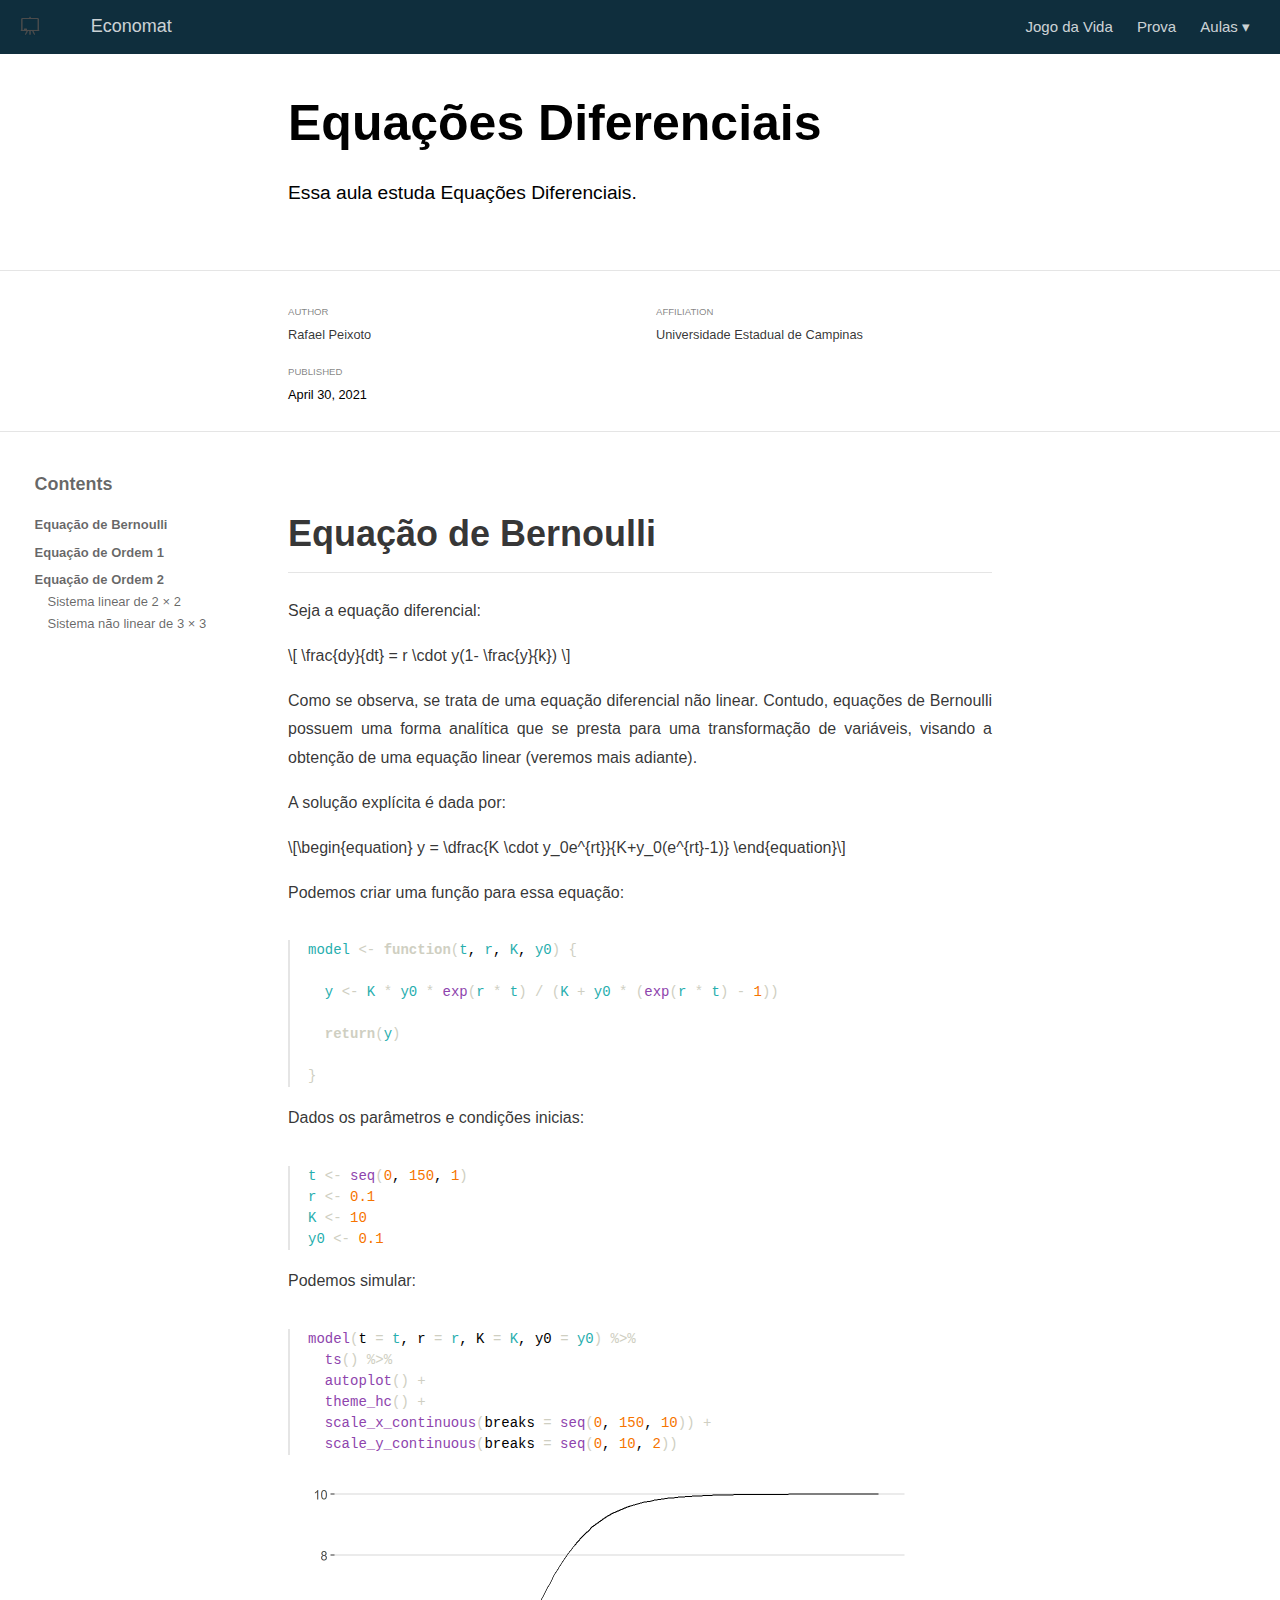
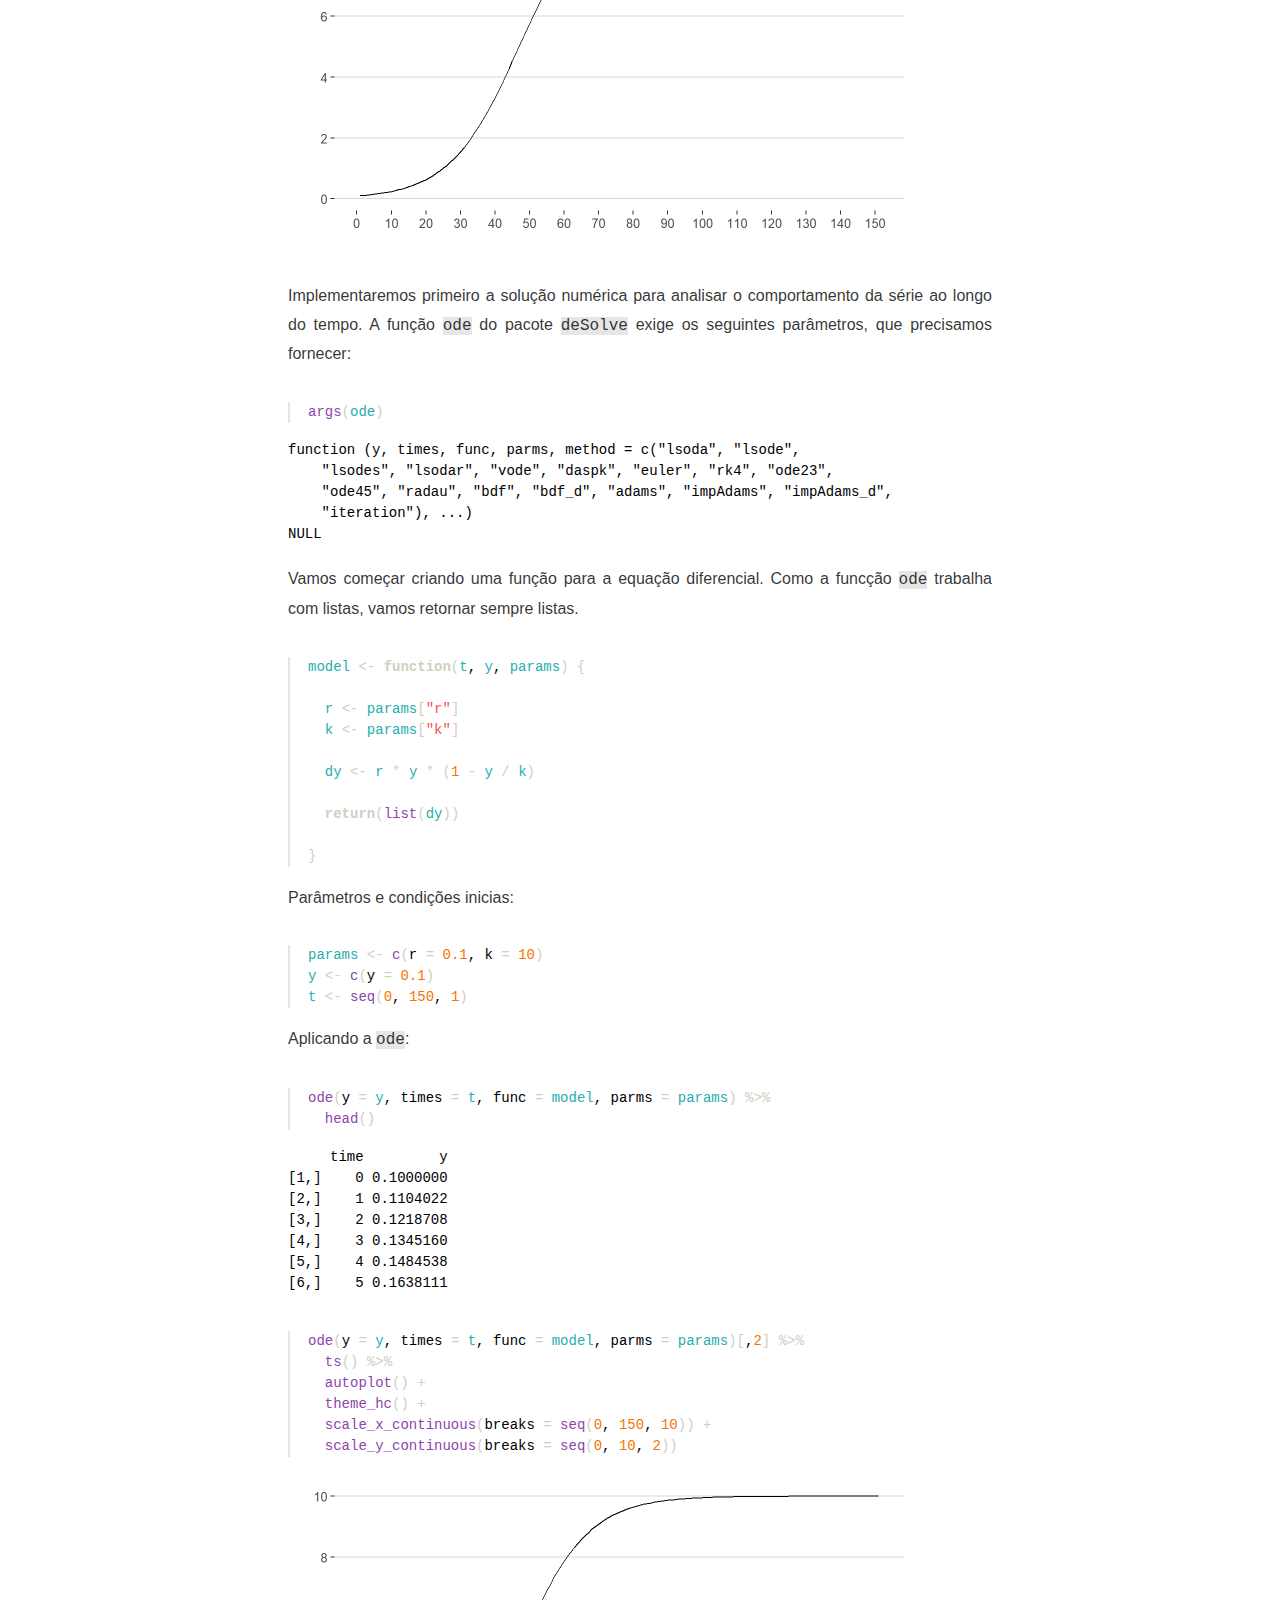
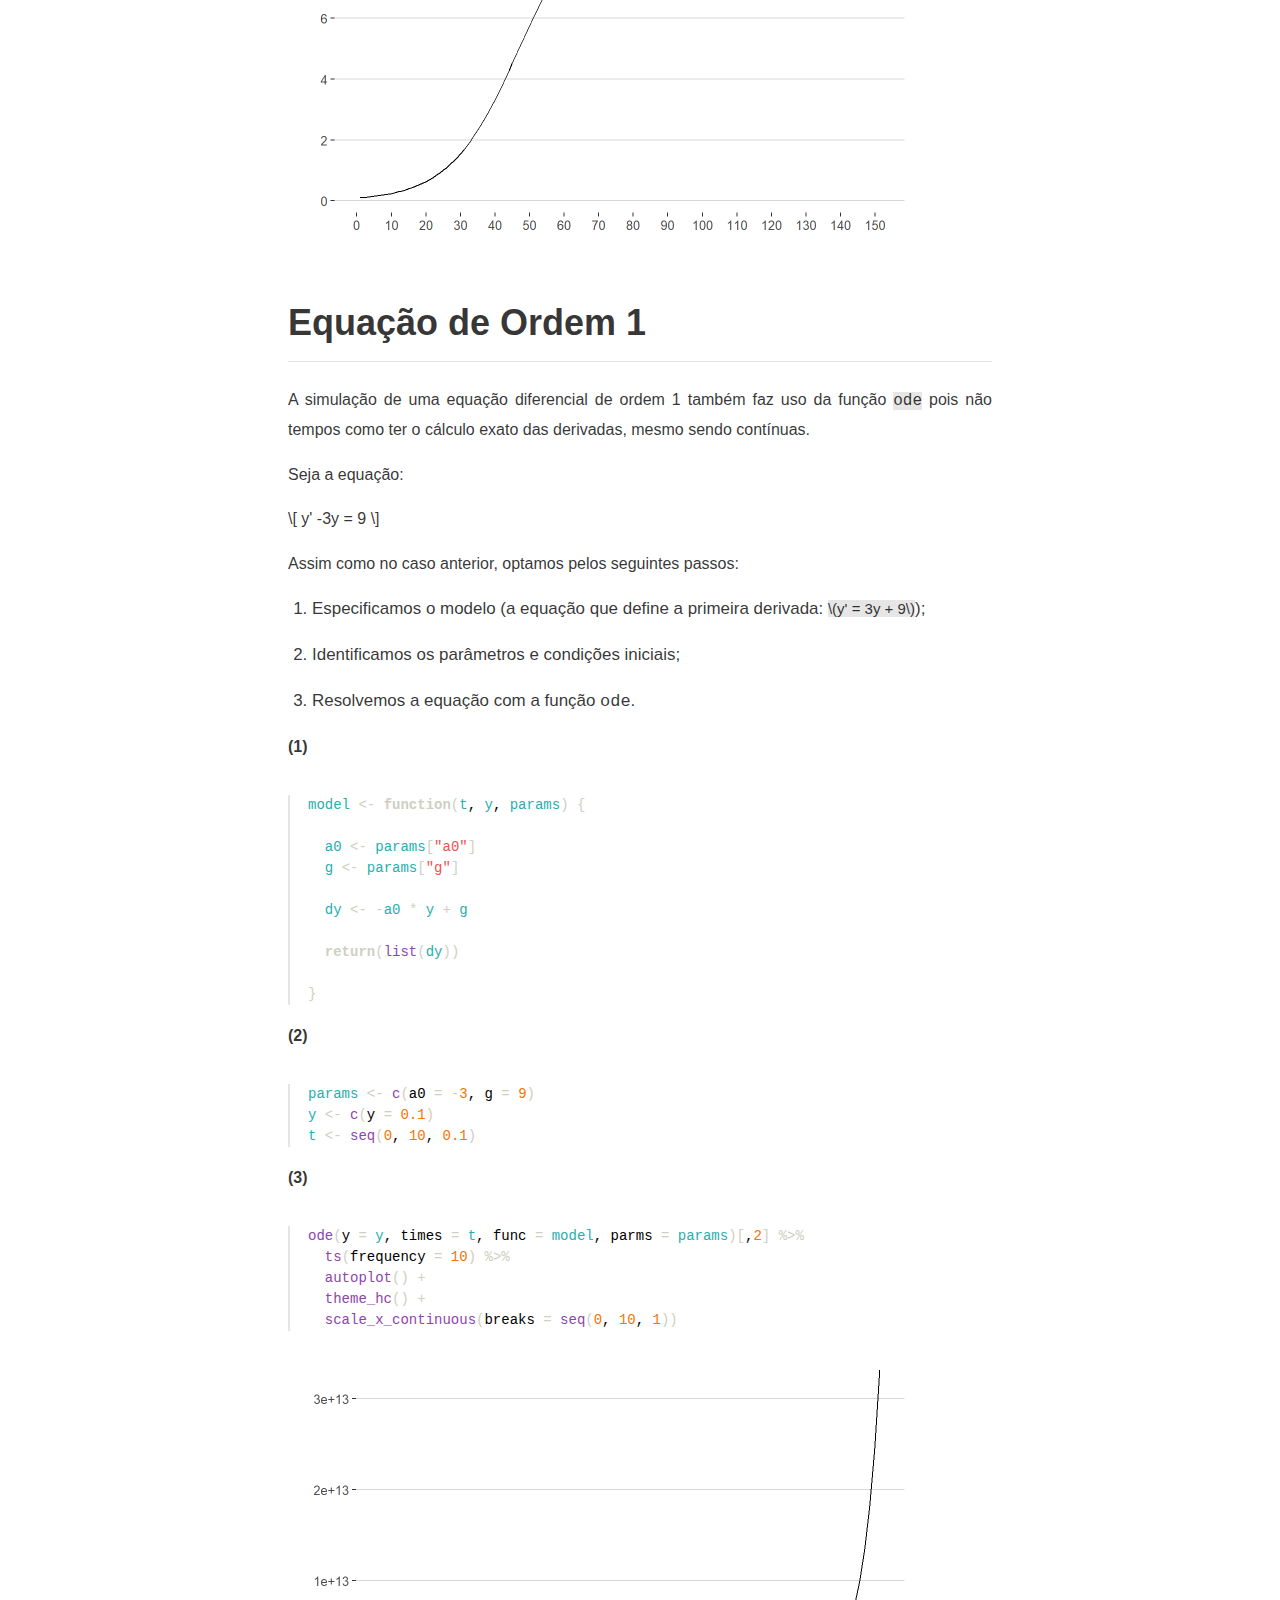
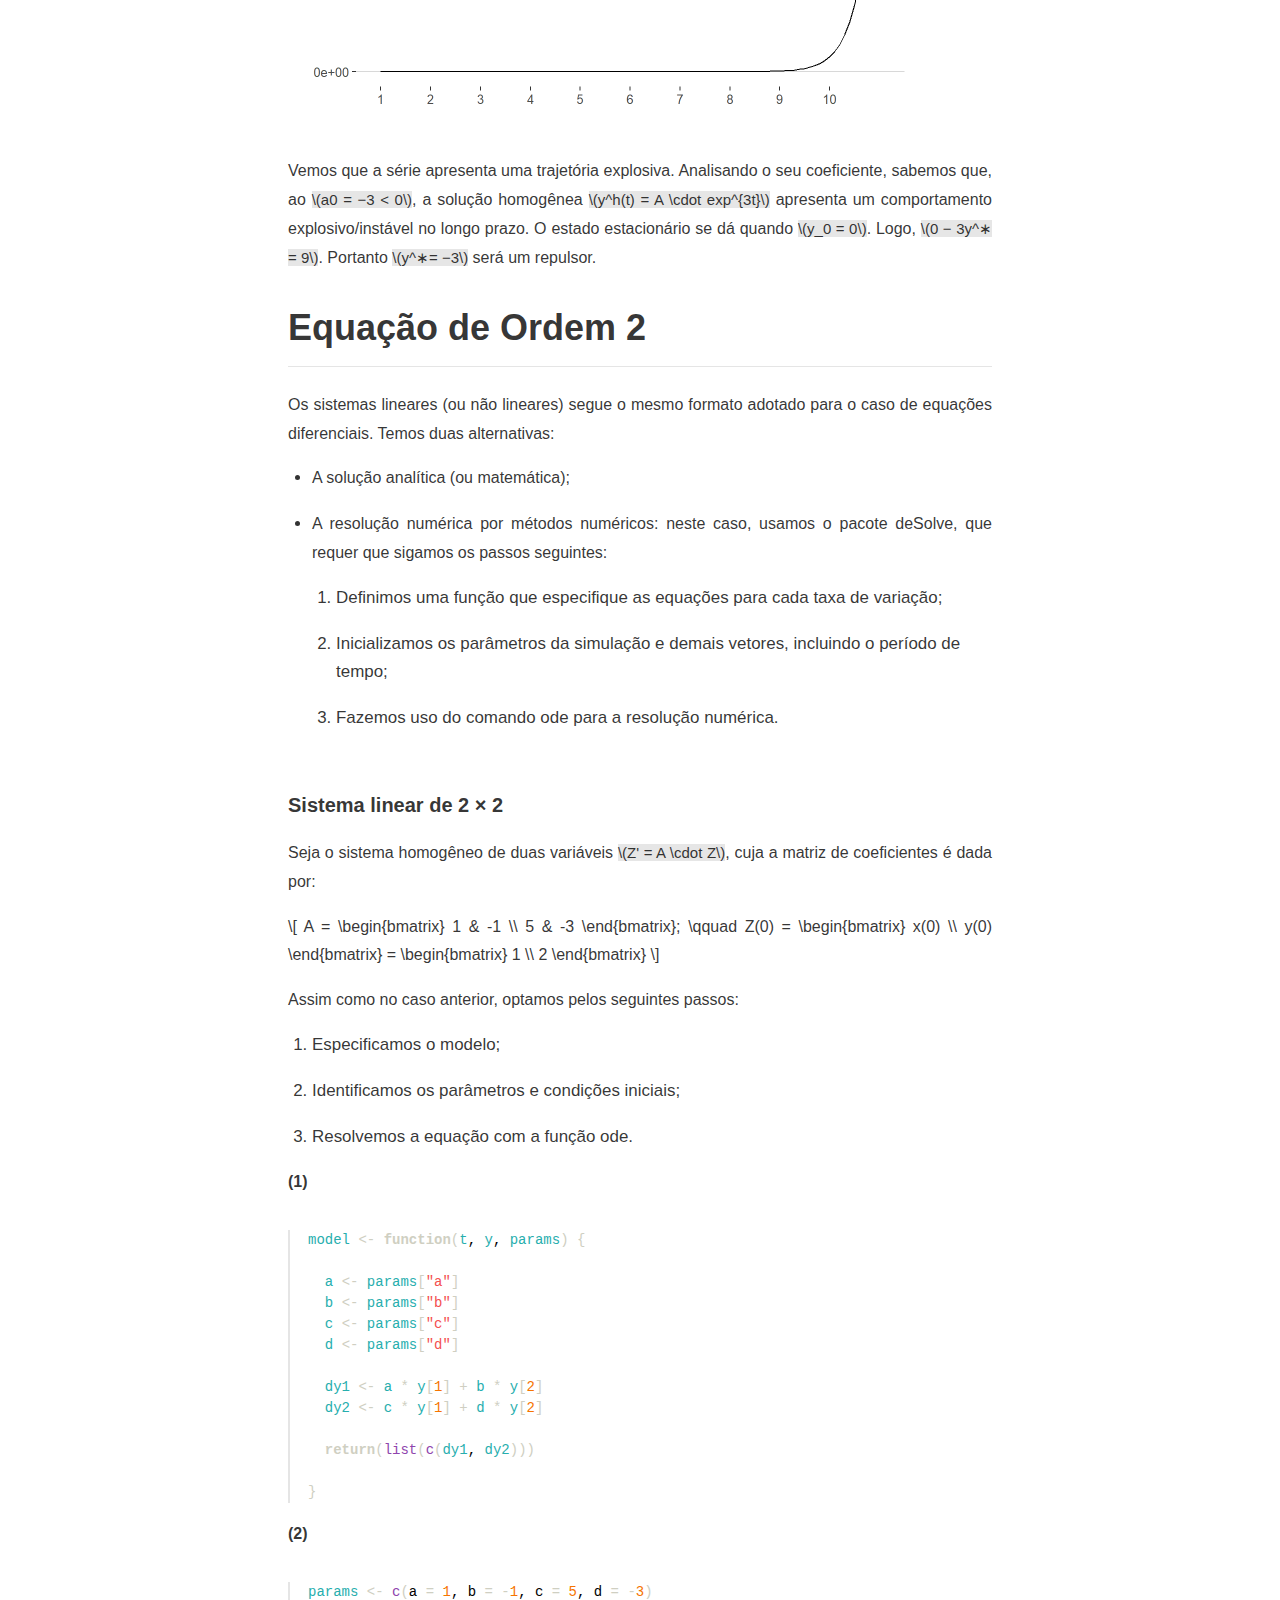
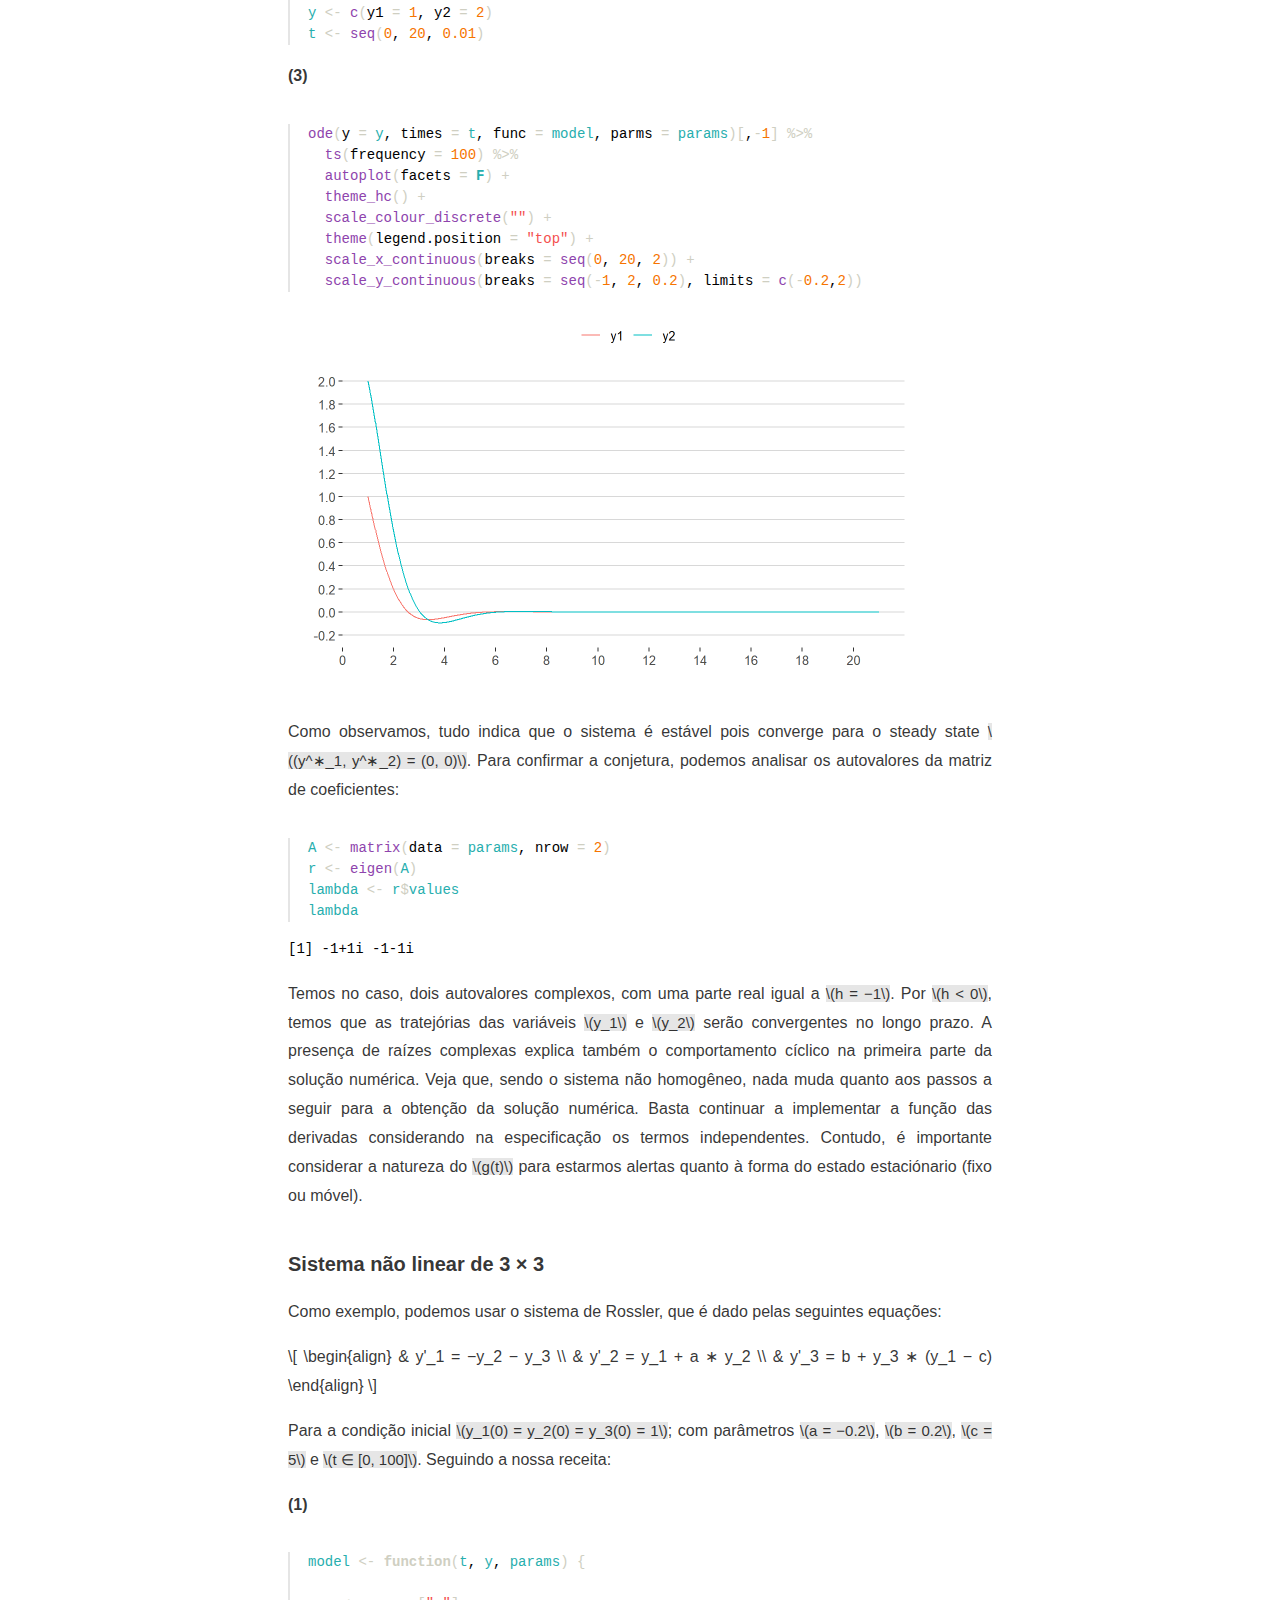
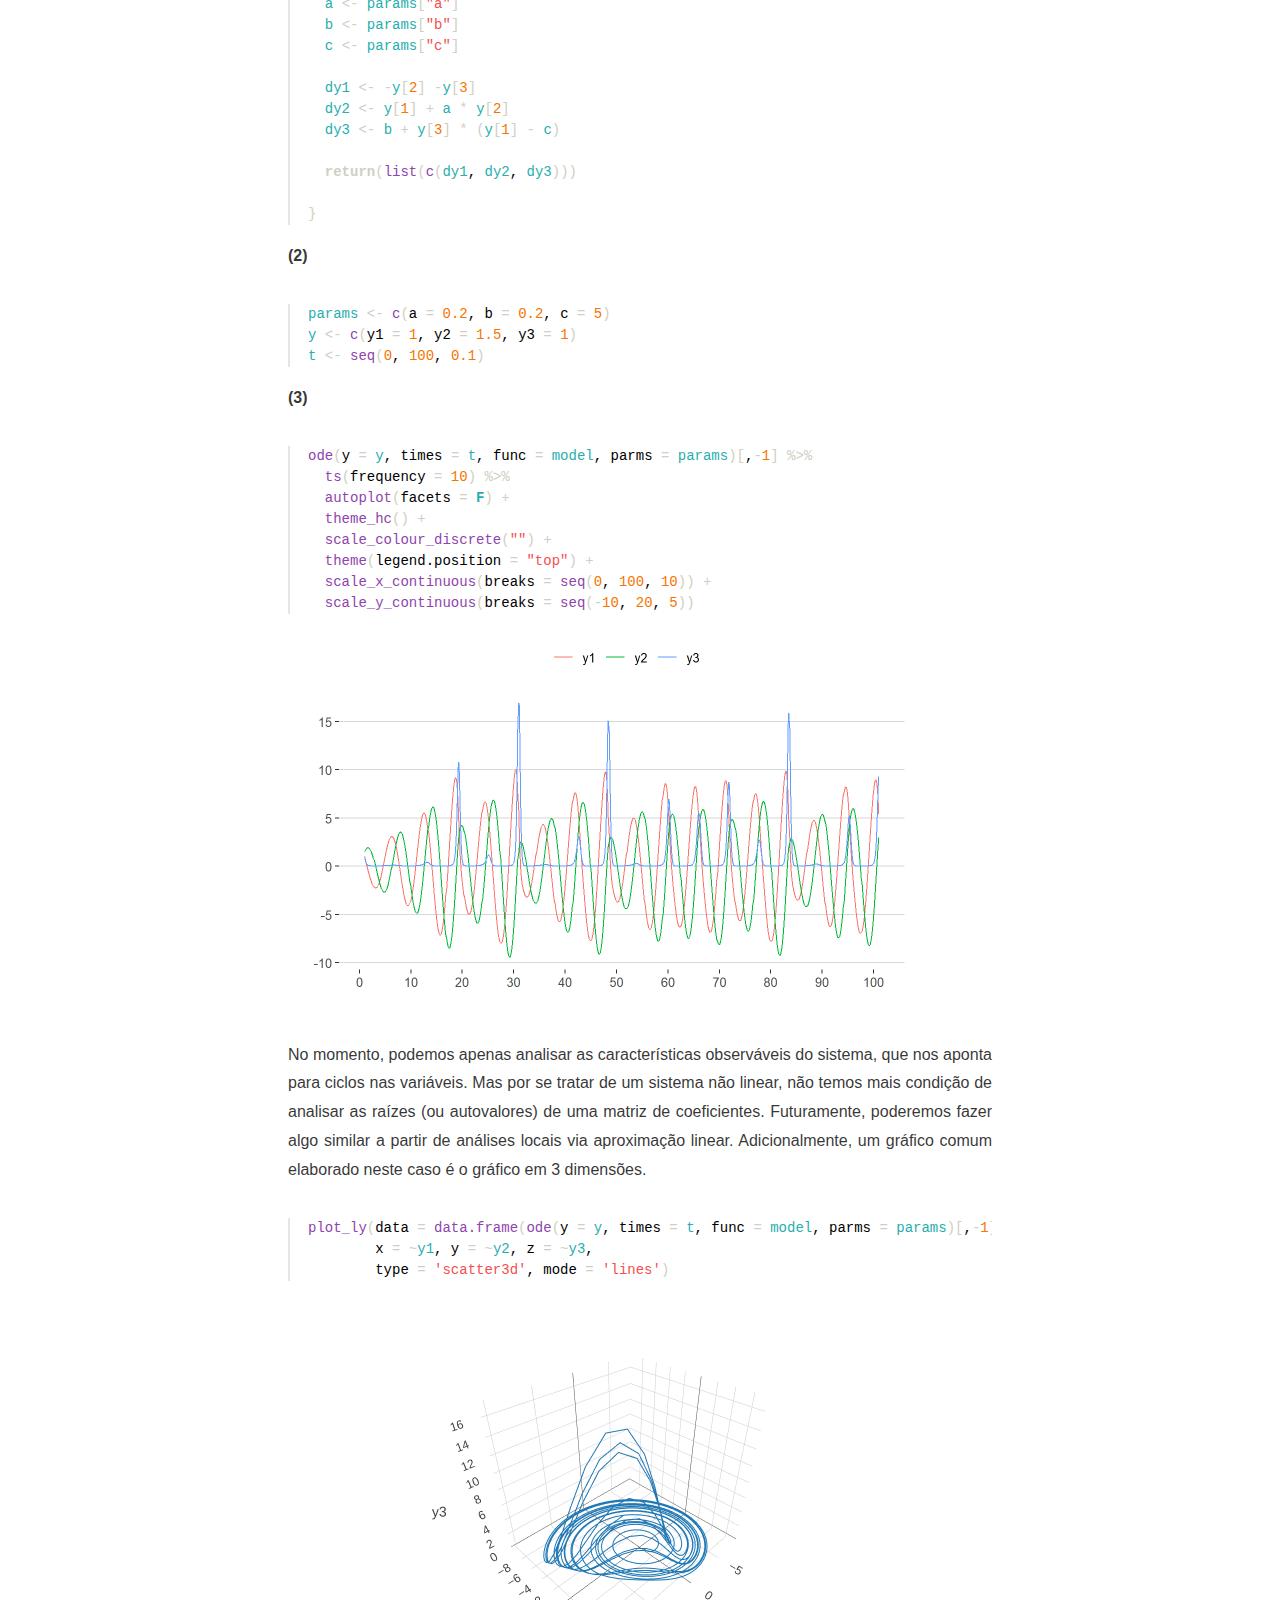
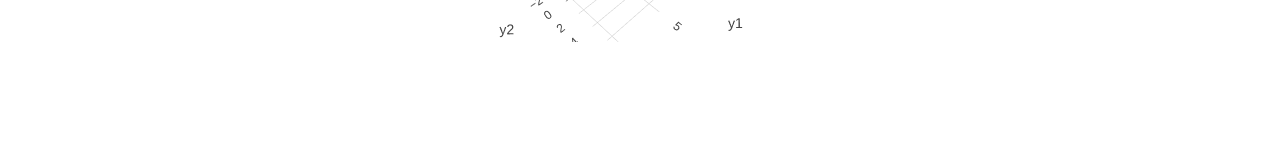
<file: docs/difecencial.html>
<!DOCTYPE html>

<html xmlns="http://www.w3.org/1999/xhtml" lang="" xml:lang="">

<head>
  <meta charset="utf-8"/>
  <meta name="viewport" content="width=device-width, initial-scale=1"/>
  <meta http-equiv="X-UA-Compatible" content="IE=Edge,chrome=1"/>
  <meta name="generator" content="distill" />

  <style type="text/css">
  /* Hide doc at startup (prevent jankiness while JS renders/transforms) */
  body {
    visibility: hidden;
  }
  </style>

 <!--radix_placeholder_import_source-->
 <!--/radix_placeholder_import_source-->

<style type="text/css">code{white-space: pre;}</style>
<style type="text/css" data-origin="pandoc">
pre > code.sourceCode { white-space: pre; position: relative; }
pre > code.sourceCode > span { display: inline-block; line-height: 1.25; }
pre > code.sourceCode > span:empty { height: 1.2em; }
code.sourceCode > span { color: inherit; text-decoration: inherit; }
div.sourceCode { margin: 1em 0; }
pre.sourceCode { margin: 0; }
@media screen {
div.sourceCode { overflow: auto; }
}
@media print {
pre > code.sourceCode { white-space: pre-wrap; }
pre > code.sourceCode > span { text-indent: -5em; padding-left: 5em; }
}
pre.numberSource code
  { counter-reset: source-line 0; }
pre.numberSource code > span
  { position: relative; left: -4em; counter-increment: source-line; }
pre.numberSource code > span > a:first-child::before
  { content: counter(source-line);
    position: relative; left: -1em; text-align: right; vertical-align: baseline;
    border: none; display: inline-block;
    -webkit-touch-callout: none; -webkit-user-select: none;
    -khtml-user-select: none; -moz-user-select: none;
    -ms-user-select: none; user-select: none;
    padding: 0 4px; width: 4em;
    background-color: #232629;
    color: #7a7c7d;
  }
pre.numberSource { margin-left: 3em; border-left: 1px solid #7a7c7d;  padding-left: 4px; }
div.sourceCode
  { color: #cfcfc2; background-color: #232629; }
@media screen {
pre > code.sourceCode > span > a:first-child::before { text-decoration: underline; }
}
code span { color: #cfcfc2; } /* Normal */
code span.al { color: #95da4c; background-color: #4d1f24; font-weight: bold; } /* Alert */
code span.an { color: #3f8058; } /* Annotation */
code span.at { color: #2980b9; } /* Attribute */
code span.bn { color: #f67400; } /* BaseN */
code span.bu { color: #7f8c8d; } /* BuiltIn */
code span.cf { color: #fdbc4b; font-weight: bold; } /* ControlFlow */
code span.ch { color: #3daee9; } /* Char */
code span.cn { color: #27aeae; font-weight: bold; } /* Constant */
code span.co { color: #7a7c7d; } /* Comment */
code span.cv { color: #7f8c8d; } /* CommentVar */
code span.do { color: #a43340; } /* Documentation */
code span.dt { color: #2980b9; } /* DataType */
code span.dv { color: #f67400; } /* DecVal */
code span.er { color: #da4453; text-decoration: underline; } /* Error */
code span.ex { color: #0099ff; font-weight: bold; } /* Extension */
code span.fl { color: #f67400; } /* Float */
code span.fu { color: #8e44ad; } /* Function */
code span.im { color: #27ae60; } /* Import */
code span.in { color: #c45b00; } /* Information */
code span.kw { color: #cfcfc2; font-weight: bold; } /* Keyword */
code span.op { color: #cfcfc2; } /* Operator */
code span.ot { color: #27ae60; } /* Other */
code span.pp { color: #27ae60; } /* Preprocessor */
code span.re { color: #2980b9; background-color: #153042; } /* RegionMarker */
code span.sc { color: #3daee9; } /* SpecialChar */
code span.ss { color: #da4453; } /* SpecialString */
code span.st { color: #f44f4f; } /* String */
code span.va { color: #27aeae; } /* Variable */
code span.vs { color: #da4453; } /* VerbatimString */
code span.wa { color: #da4453; } /* Warning */
</style>

  <!--radix_placeholder_meta_tags-->
  <title>Economat: Equações Diferenciais</title>

  <meta property="description" itemprop="description" content="Essa aula estuda Equações Diferenciais."/>


  <!--  https://schema.org/Article -->
  <meta property="article:published" itemprop="datePublished" content="2021-04-30"/>
  <meta property="article:created" itemprop="dateCreated" content="2021-04-30"/>
  <meta name="article:author" content="Rafael Peixoto"/>

  <!--  https://developers.facebook.com/docs/sharing/webmasters#markup -->
  <meta property="og:title" content="Economat: Equações Diferenciais"/>
  <meta property="og:type" content="article"/>
  <meta property="og:description" content="Essa aula estuda Equações Diferenciais."/>
  <meta property="og:locale" content="en_US"/>
  <meta property="og:site_name" content="Economat"/>

  <!--  https://dev.twitter.com/cards/types/summary -->
  <meta property="twitter:card" content="summary"/>
  <meta property="twitter:title" content="Economat: Equações Diferenciais"/>
  <meta property="twitter:description" content="Essa aula estuda Equações Diferenciais."/>

  <!--/radix_placeholder_meta_tags-->
  <!--radix_placeholder_rmarkdown_metadata-->

  <script type="text/json" id="radix-rmarkdown-metadata">
  {"type":"list","attributes":{"names":{"type":"character","attributes":{},"value":["title","description","author","date","output"]}},"value":[{"type":"character","attributes":{},"value":["Equações Diferenciais"]},{"type":"character","attributes":{},"value":["Essa aula estuda Equações Diferenciais.\n"]},{"type":"list","attributes":{},"value":[{"type":"list","attributes":{"names":{"type":"character","attributes":{},"value":["name","affiliation","url"]}},"value":[{"type":"character","attributes":{},"value":["Rafael Peixoto"]},{"type":"character","attributes":{},"value":["Universidade Estadual de Campinas"]},{"type":"list","attributes":{"names":{"type":"character","attributes":{},"value":[]}},"value":[]}]}]},{"type":"character","attributes":{},"value":["04-30-2021"]},{"type":"list","attributes":{"names":{"type":"character","attributes":{},"value":["distill::distill_article"]}},"value":[{"type":"list","attributes":{"names":{"type":"character","attributes":{},"value":["self_contained","toc","highlight"]}},"value":[{"type":"logical","attributes":{},"value":[false]},{"type":"logical","attributes":{},"value":[true]},{"type":"character","attributes":{},"value":["breezedark"]}]}]}]}
  </script>
  <!--/radix_placeholder_rmarkdown_metadata-->
  <!--radix_placeholder_navigation_in_header-->
  <meta name="distill:offset" content=""/>

  <script type="application/javascript">

    window.headroom_prevent_pin = false;

    window.document.addEventListener("DOMContentLoaded", function (event) {

      // initialize headroom for banner
      var header = $('header').get(0);
      var headerHeight = header.offsetHeight;
      var headroom = new Headroom(header, {
        tolerance: 5,
        onPin : function() {
          if (window.headroom_prevent_pin) {
            window.headroom_prevent_pin = false;
            headroom.unpin();
          }
        }
      });
      headroom.init();
      if(window.location.hash)
        headroom.unpin();
      $(header).addClass('headroom--transition');

      // offset scroll location for banner on hash change
      // (see: https://github.com/WickyNilliams/headroom.js/issues/38)
      window.addEventListener("hashchange", function(event) {
        window.scrollTo(0, window.pageYOffset - (headerHeight + 25));
      });

      // responsive menu
      $('.distill-site-header').each(function(i, val) {
        var topnav = $(this);
        var toggle = topnav.find('.nav-toggle');
        toggle.on('click', function() {
          topnav.toggleClass('responsive');
        });
      });

      // nav dropdowns
      $('.nav-dropbtn').click(function(e) {
        $(this).next('.nav-dropdown-content').toggleClass('nav-dropdown-active');
        $(this).parent().siblings('.nav-dropdown')
           .children('.nav-dropdown-content').removeClass('nav-dropdown-active');
      });
      $("body").click(function(e){
        $('.nav-dropdown-content').removeClass('nav-dropdown-active');
      });
      $(".nav-dropdown").click(function(e){
        e.stopPropagation();
      });
    });
  </script>

  <style type="text/css">

  /* Theme (user-documented overrideables for nav appearance) */

  .distill-site-nav {
    color: rgba(255, 255, 255, 0.8);
    background-color: #0F2E3D;
    font-size: 15px;
    font-weight: 300;
  }

  .distill-site-nav a {
    color: inherit;
    text-decoration: none;
  }

  .distill-site-nav a:hover {
    color: white;
  }

  @media print {
    .distill-site-nav {
      display: none;
    }
  }

  .distill-site-header {

  }

  .distill-site-footer {

  }


  /* Site Header */

  .distill-site-header {
    width: 100%;
    box-sizing: border-box;
    z-index: 3;
  }

  .distill-site-header .nav-left {
    display: inline-block;
    margin-left: 8px;
  }

  @media screen and (max-width: 768px) {
    .distill-site-header .nav-left {
      margin-left: 0;
    }
  }


  .distill-site-header .nav-right {
    float: right;
    margin-right: 8px;
  }

  .distill-site-header a,
  .distill-site-header .title {
    display: inline-block;
    text-align: center;
    padding: 14px 10px 14px 10px;
  }

  .distill-site-header .title {
    font-size: 18px;
    min-width: 150px;
  }

  .distill-site-header .logo {
    padding: 0;
  }

  .distill-site-header .logo img {
    display: none;
    max-height: 20px;
    width: auto;
    margin-bottom: -4px;
  }

  .distill-site-header .nav-image img {
    max-height: 18px;
    width: auto;
    display: inline-block;
    margin-bottom: -3px;
  }



  @media screen and (min-width: 1000px) {
    .distill-site-header .logo img {
      display: inline-block;
    }
    .distill-site-header .nav-left {
      margin-left: 20px;
    }
    .distill-site-header .nav-right {
      margin-right: 20px;
    }
    .distill-site-header .title {
      padding-left: 12px;
    }
  }


  .distill-site-header .nav-toggle {
    display: none;
  }

  .nav-dropdown {
    display: inline-block;
    position: relative;
  }

  .nav-dropdown .nav-dropbtn {
    border: none;
    outline: none;
    color: rgba(255, 255, 255, 0.8);
    padding: 16px 10px;
    background-color: transparent;
    font-family: inherit;
    font-size: inherit;
    font-weight: inherit;
    margin: 0;
    margin-top: 1px;
    z-index: 2;
  }

  .nav-dropdown-content {
    display: none;
    position: absolute;
    background-color: white;
    min-width: 200px;
    border: 1px solid rgba(0,0,0,0.15);
    border-radius: 4px;
    box-shadow: 0px 8px 16px 0px rgba(0,0,0,0.1);
    z-index: 1;
    margin-top: 2px;
    white-space: nowrap;
    padding-top: 4px;
    padding-bottom: 4px;
  }

  .nav-dropdown-content hr {
    margin-top: 4px;
    margin-bottom: 4px;
    border: none;
    border-bottom: 1px solid rgba(0, 0, 0, 0.1);
  }

  .nav-dropdown-active {
    display: block;
  }

  .nav-dropdown-content a, .nav-dropdown-content .nav-dropdown-header {
    color: black;
    padding: 6px 24px;
    text-decoration: none;
    display: block;
    text-align: left;
  }

  .nav-dropdown-content .nav-dropdown-header {
    display: block;
    padding: 5px 24px;
    padding-bottom: 0;
    text-transform: uppercase;
    font-size: 14px;
    color: #999999;
    white-space: nowrap;
  }

  .nav-dropdown:hover .nav-dropbtn {
    color: white;
  }

  .nav-dropdown-content a:hover {
    background-color: #ddd;
    color: black;
  }

  .nav-right .nav-dropdown-content {
    margin-left: -45%;
    right: 0;
  }

  @media screen and (max-width: 768px) {
    .distill-site-header a, .distill-site-header .nav-dropdown  {display: none;}
    .distill-site-header a.nav-toggle {
      float: right;
      display: block;
    }
    .distill-site-header .title {
      margin-left: 0;
    }
    .distill-site-header .nav-right {
      margin-right: 0;
    }
    .distill-site-header {
      overflow: hidden;
    }
    .nav-right .nav-dropdown-content {
      margin-left: 0;
    }
  }


  @media screen and (max-width: 768px) {
    .distill-site-header.responsive {position: relative; min-height: 500px; }
    .distill-site-header.responsive a.nav-toggle {
      position: absolute;
      right: 0;
      top: 0;
    }
    .distill-site-header.responsive a,
    .distill-site-header.responsive .nav-dropdown {
      display: block;
      text-align: left;
    }
    .distill-site-header.responsive .nav-left,
    .distill-site-header.responsive .nav-right {
      width: 100%;
    }
    .distill-site-header.responsive .nav-dropdown {float: none;}
    .distill-site-header.responsive .nav-dropdown-content {position: relative;}
    .distill-site-header.responsive .nav-dropdown .nav-dropbtn {
      display: block;
      width: 100%;
      text-align: left;
    }
  }

  /* Site Footer */

  .distill-site-footer {
    width: 100%;
    overflow: hidden;
    box-sizing: border-box;
    z-index: 3;
    margin-top: 30px;
    padding-top: 30px;
    padding-bottom: 30px;
    text-align: center;
  }

  /* Headroom */

  d-title {
    padding-top: 6rem;
  }

  @media print {
    d-title {
      padding-top: 4rem;
    }
  }

  .headroom {
    z-index: 1000;
    position: fixed;
    top: 0;
    left: 0;
    right: 0;
  }

  .headroom--transition {
    transition: all .4s ease-in-out;
  }

  .headroom--unpinned {
    top: -100px;
  }

  .headroom--pinned {
    top: 0;
  }

  /* adjust viewport for navbar height */
  /* helps vertically center bootstrap (non-distill) content */
  .min-vh-100 {
    min-height: calc(100vh - 100px) !important;
  }

  </style>

  <script src="site_libs/jquery-1.11.3/jquery.min.js"></script>
  <link href="site_libs/font-awesome-5.1.0/css/all.css" rel="stylesheet"/>
  <link href="site_libs/font-awesome-5.1.0/css/v4-shims.css" rel="stylesheet"/>
  <script src="site_libs/headroom-0.9.4/headroom.min.js"></script>
  <script src="site_libs/autocomplete-0.37.1/autocomplete.min.js"></script>
  <script src="site_libs/fuse-6.4.1/fuse.min.js"></script>

  <script type="application/javascript">

  function getMeta(metaName) {
    var metas = document.getElementsByTagName('meta');
    for (let i = 0; i < metas.length; i++) {
      if (metas[i].getAttribute('name') === metaName) {
        return metas[i].getAttribute('content');
      }
    }
    return '';
  }

  function offsetURL(url) {
    var offset = getMeta('distill:offset');
    return offset ? offset + '/' + url : url;
  }

  function createFuseIndex() {

    // create fuse index
    var options = {
      keys: [
        { name: 'title', weight: 20 },
        { name: 'categories', weight: 15 },
        { name: 'description', weight: 10 },
        { name: 'contents', weight: 5 },
      ],
      ignoreLocation: true,
      threshold: 0
    };
    var fuse = new window.Fuse([], options);

    // fetch the main search.json
    return fetch(offsetURL('search.json'))
      .then(function(response) {
        if (response.status == 200) {
          return response.json().then(function(json) {
            // index main articles
            json.articles.forEach(function(article) {
              fuse.add(article);
            });
            // download collections and index their articles
            return Promise.all(json.collections.map(function(collection) {
              return fetch(offsetURL(collection)).then(function(response) {
                if (response.status === 200) {
                  return response.json().then(function(articles) {
                    articles.forEach(function(article) {
                      fuse.add(article);
                    });
                  })
                } else {
                  return Promise.reject(
                    new Error('Unexpected status from search index request: ' +
                              response.status)
                  );
                }
              });
            })).then(function() {
              return fuse;
            });
          });

        } else {
          return Promise.reject(
            new Error('Unexpected status from search index request: ' +
                        response.status)
          );
        }
      });
  }

  window.document.addEventListener("DOMContentLoaded", function (event) {

    // get search element (bail if we don't have one)
    var searchEl = window.document.getElementById('distill-search');
    if (!searchEl)
      return;

    createFuseIndex()
      .then(function(fuse) {

        // make search box visible
        searchEl.classList.remove('hidden');

        // initialize autocomplete
        var options = {
          autoselect: true,
          hint: false,
          minLength: 2,
        };
        window.autocomplete(searchEl, options, [{
          source: function(query, callback) {
            const searchOptions = {
              isCaseSensitive: false,
              shouldSort: true,
              minMatchCharLength: 2,
              limit: 10,
            };
            var results = fuse.search(query, searchOptions);
            callback(results
              .map(function(result) { return result.item; })
            );
          },
          templates: {
            suggestion: function(suggestion) {
              var img = suggestion.preview && Object.keys(suggestion.preview).length > 0
                ? `<img src="${offsetURL(suggestion.preview)}"</img>`
                : '';
              var html = `
                <div class="search-item">
                  <h3>${suggestion.title}</h3>
                  <div class="search-item-description">
                    ${suggestion.description || ''}
                  </div>
                  <div class="search-item-preview">
                    ${img}
                  </div>
                </div>
              `;
              return html;
            }
          }
        }]).on('autocomplete:selected', function(event, suggestion) {
          window.location.href = offsetURL(suggestion.path);
        });
        // remove inline display style on autocompleter (we want to
        // manage responsive display via css)
        $('.algolia-autocomplete').css("display", "");
      })
      .catch(function(error) {
        console.log(error);
      });

  });

  </script>

  <style type="text/css">

  .nav-search {
    font-size: x-small;
  }

  /* Algolioa Autocomplete */

  .algolia-autocomplete {
    display: inline-block;
    margin-left: 10px;
    vertical-align: sub;
    background-color: white;
    color: black;
    padding: 6px;
    padding-top: 8px;
    padding-bottom: 0;
    border-radius: 6px;
    border: 1px #0F2E3D solid;
    width: 180px;
  }


  @media screen and (max-width: 768px) {
    .distill-site-nav .algolia-autocomplete {
      display: none;
      visibility: hidden;
    }
    .distill-site-nav.responsive .algolia-autocomplete {
      display: inline-block;
      visibility: visible;
    }
    .distill-site-nav.responsive .algolia-autocomplete .aa-dropdown-menu {
      margin-left: 0;
      width: 400px;
      max-height: 400px;
    }
  }

  .algolia-autocomplete .aa-input, .algolia-autocomplete .aa-hint {
    width: 90%;
    outline: none;
    border: none;
  }

  .algolia-autocomplete .aa-hint {
    color: #999;
  }
  .algolia-autocomplete .aa-dropdown-menu {
    width: 550px;
    max-height: 70vh;
    overflow-x: visible;
    overflow-y: scroll;
    padding: 5px;
    margin-top: 3px;
    margin-left: -150px;
    background-color: #fff;
    border-radius: 5px;
    border: 1px solid #999;
    border-top: none;
  }

  .algolia-autocomplete .aa-dropdown-menu .aa-suggestion {
    cursor: pointer;
    padding: 5px 4px;
    border-bottom: 1px solid #eee;
  }

  .algolia-autocomplete .aa-dropdown-menu .aa-suggestion:last-of-type {
    border-bottom: none;
    margin-bottom: 2px;
  }

  .algolia-autocomplete .aa-dropdown-menu .aa-suggestion .search-item {
    overflow: hidden;
    font-size: 0.8em;
    line-height: 1.4em;
  }

  .algolia-autocomplete .aa-dropdown-menu .aa-suggestion .search-item h3 {
    font-size: 1rem;
    margin-block-start: 0;
    margin-block-end: 5px;
  }

  .algolia-autocomplete .aa-dropdown-menu .aa-suggestion .search-item-description {
    display: inline-block;
    overflow: hidden;
    height: 2.8em;
    width: 80%;
    margin-right: 4%;
  }

  .algolia-autocomplete .aa-dropdown-menu .aa-suggestion .search-item-preview {
    display: inline-block;
    width: 15%;
  }

  .algolia-autocomplete .aa-dropdown-menu .aa-suggestion .search-item-preview img {
    height: 3em;
    width: auto;
    display: none;
  }

  .algolia-autocomplete .aa-dropdown-menu .aa-suggestion .search-item-preview img[src] {
    display: initial;
  }

  .algolia-autocomplete .aa-dropdown-menu .aa-suggestion.aa-cursor {
    background-color: #eee;
  }
  .algolia-autocomplete .aa-dropdown-menu .aa-suggestion em {
    font-weight: bold;
    font-style: normal;
  }

  </style>


  <!--/radix_placeholder_navigation_in_header-->
  <!--radix_placeholder_distill-->

  <style type="text/css">

  body {
    background-color: white;
  }

  .pandoc-table {
    width: 100%;
  }

  .pandoc-table>caption {
    margin-bottom: 10px;
  }

  .pandoc-table th:not([align]) {
    text-align: left;
  }

  .pagedtable-footer {
    font-size: 15px;
  }

  d-byline .byline {
    grid-template-columns: 2fr 2fr;
  }

  d-byline .byline h3 {
    margin-block-start: 1.5em;
  }

  d-byline .byline .authors-affiliations h3 {
    margin-block-start: 0.5em;
  }

  .authors-affiliations .orcid-id {
    width: 16px;
    height:16px;
    margin-left: 4px;
    margin-right: 4px;
    vertical-align: middle;
    padding-bottom: 2px;
  }

  d-title .dt-tags {
    margin-top: 1em;
    grid-column: text;
  }

  .dt-tags .dt-tag {
    text-decoration: none;
    display: inline-block;
    color: rgba(0,0,0,0.6);
    padding: 0em 0.4em;
    margin-right: 0.5em;
    margin-bottom: 0.4em;
    font-size: 70%;
    border: 1px solid rgba(0,0,0,0.2);
    border-radius: 3px;
    text-transform: uppercase;
    font-weight: 500;
  }

  d-article table.gt_table td,
  d-article table.gt_table th {
    border-bottom: none;
  }

  .html-widget {
    margin-bottom: 2.0em;
  }

  .l-screen-inset {
    padding-right: 16px;
  }

  .l-screen .caption {
    margin-left: 10px;
  }

  .shaded {
    background: rgb(247, 247, 247);
    padding-top: 20px;
    padding-bottom: 20px;
    border-top: 1px solid rgba(0, 0, 0, 0.1);
    border-bottom: 1px solid rgba(0, 0, 0, 0.1);
  }

  .shaded .html-widget {
    margin-bottom: 0;
    border: 1px solid rgba(0, 0, 0, 0.1);
  }

  .shaded .shaded-content {
    background: white;
  }

  .text-output {
    margin-top: 0;
    line-height: 1.5em;
  }

  .hidden {
    display: none !important;
  }

  d-article {
    padding-top: 2.5rem;
    padding-bottom: 30px;
  }

  d-appendix {
    padding-top: 30px;
  }

  d-article>p>img {
    width: 100%;
  }

  d-article h2 {
    margin: 1rem 0 1.5rem 0;
  }

  d-article h3 {
    margin-top: 1.5rem;
  }

  d-article iframe {
    border: 1px solid rgba(0, 0, 0, 0.1);
    margin-bottom: 2.0em;
    width: 100%;
  }

  /* Tweak code blocks */

  d-article div.sourceCode code,
  d-article pre code {
    font-family: Consolas, Monaco, 'Andale Mono', 'Ubuntu Mono', monospace;
  }

  d-article pre,
  d-article div.sourceCode,
  d-article div.sourceCode pre {
    overflow: auto;
  }

  d-article div.sourceCode {
    background-color: white;
  }

  d-article div.sourceCode pre {
    padding-left: 10px;
    font-size: 12px;
    border-left: 2px solid rgba(0,0,0,0.1);
  }

  d-article pre {
    font-size: 12px;
    color: black;
    background: none;
    margin-top: 0;
    text-align: left;
    white-space: pre;
    word-spacing: normal;
    word-break: normal;
    word-wrap: normal;
    line-height: 1.5;

    -moz-tab-size: 4;
    -o-tab-size: 4;
    tab-size: 4;

    -webkit-hyphens: none;
    -moz-hyphens: none;
    -ms-hyphens: none;
    hyphens: none;
  }

  d-article pre a {
    border-bottom: none;
  }

  d-article pre a:hover {
    border-bottom: none;
    text-decoration: underline;
  }

  d-article details {
    grid-column: text;
    margin-bottom: 0.8em;
  }

  @media(min-width: 768px) {

  d-article pre,
  d-article div.sourceCode,
  d-article div.sourceCode pre {
    overflow: visible !important;
  }

  d-article div.sourceCode pre {
    padding-left: 18px;
    font-size: 14px;
  }

  d-article pre {
    font-size: 14px;
  }

  }

  figure img.external {
    background: white;
    border: 1px solid rgba(0, 0, 0, 0.1);
    box-shadow: 0 1px 8px rgba(0, 0, 0, 0.1);
    padding: 18px;
    box-sizing: border-box;
  }

  /* CSS for d-contents */

  .d-contents {
    grid-column: text;
    color: rgba(0,0,0,0.8);
    font-size: 0.9em;
    padding-bottom: 1em;
    margin-bottom: 1em;
    padding-bottom: 0.5em;
    margin-bottom: 1em;
    padding-left: 0.25em;
    justify-self: start;
  }

  @media(min-width: 1000px) {
    .d-contents.d-contents-float {
      height: 0;
      grid-column-start: 1;
      grid-column-end: 4;
      justify-self: center;
      padding-right: 3em;
      padding-left: 2em;
    }
  }

  .d-contents nav h3 {
    font-size: 18px;
    margin-top: 0;
    margin-bottom: 1em;
  }

  .d-contents li {
    list-style-type: none
  }

  .d-contents nav > ul {
    padding-left: 0;
  }

  .d-contents ul {
    padding-left: 1em
  }

  .d-contents nav ul li {
    margin-top: 0.6em;
    margin-bottom: 0.2em;
  }

  .d-contents nav a {
    font-size: 13px;
    border-bottom: none;
    text-decoration: none
    color: rgba(0, 0, 0, 0.8);
  }

  .d-contents nav a:hover {
    text-decoration: underline solid rgba(0, 0, 0, 0.6)
  }

  .d-contents nav > ul > li > a {
    font-weight: 600;
  }

  .d-contents nav > ul > li > ul {
    font-weight: inherit;
  }

  .d-contents nav > ul > li > ul > li {
    margin-top: 0.2em;
  }


  .d-contents nav ul {
    margin-top: 0;
    margin-bottom: 0.25em;
  }

  .d-article-with-toc h2:nth-child(2) {
    margin-top: 0;
  }


  /* Figure */

  .figure {
    position: relative;
    margin-bottom: 2.5em;
    margin-top: 1.5em;
  }

  .figure img {
    width: 100%;
  }

  .figure .caption {
    color: rgba(0, 0, 0, 0.6);
    font-size: 12px;
    line-height: 1.5em;
  }

  .figure img.external {
    background: white;
    border: 1px solid rgba(0, 0, 0, 0.1);
    box-shadow: 0 1px 8px rgba(0, 0, 0, 0.1);
    padding: 18px;
    box-sizing: border-box;
  }

  .figure .caption a {
    color: rgba(0, 0, 0, 0.6);
  }

  .figure .caption b,
  .figure .caption strong, {
    font-weight: 600;
    color: rgba(0, 0, 0, 1.0);
  }

  /* Citations */

  d-article .citation {
    color: inherit;
    cursor: inherit;
  }

  div.hanging-indent{
    margin-left: 1em; text-indent: -1em;
  }

  /* Citation hover box */

  .tippy-box[data-theme~=light-border] {
    background-color: rgba(250, 250, 250, 0.95);
  }

  .tippy-content > p {
    margin-bottom: 0;
    padding: 2px;
  }


  /* Tweak 1000px media break to show more text */

  @media(min-width: 1000px) {
    .base-grid,
    distill-header,
    d-title,
    d-abstract,
    d-article,
    d-appendix,
    distill-appendix,
    d-byline,
    d-footnote-list,
    d-citation-list,
    distill-footer {
      grid-template-columns: [screen-start] 1fr [page-start kicker-start] 80px [middle-start] 50px [text-start kicker-end] 65px 65px 65px 65px 65px 65px 65px 65px [text-end gutter-start] 65px [middle-end] 65px [page-end gutter-end] 1fr [screen-end];
      grid-column-gap: 16px;
    }

    .grid {
      grid-column-gap: 16px;
    }

    d-article {
      font-size: 1.06rem;
      line-height: 1.7em;
    }
    figure .caption, .figure .caption, figure figcaption {
      font-size: 13px;
    }
  }

  @media(min-width: 1180px) {
    .base-grid,
    distill-header,
    d-title,
    d-abstract,
    d-article,
    d-appendix,
    distill-appendix,
    d-byline,
    d-footnote-list,
    d-citation-list,
    distill-footer {
      grid-template-columns: [screen-start] 1fr [page-start kicker-start] 60px [middle-start] 60px [text-start kicker-end] 60px 60px 60px 60px 60px 60px 60px 60px [text-end gutter-start] 60px [middle-end] 60px [page-end gutter-end] 1fr [screen-end];
      grid-column-gap: 32px;
    }

    .grid {
      grid-column-gap: 32px;
    }
  }


  /* Get the citation styles for the appendix (not auto-injected on render since
     we do our own rendering of the citation appendix) */

  d-appendix .citation-appendix,
  .d-appendix .citation-appendix {
    font-size: 11px;
    line-height: 15px;
    border-left: 1px solid rgba(0, 0, 0, 0.1);
    padding-left: 18px;
    border: 1px solid rgba(0,0,0,0.1);
    background: rgba(0, 0, 0, 0.02);
    padding: 10px 18px;
    border-radius: 3px;
    color: rgba(150, 150, 150, 1);
    overflow: hidden;
    margin-top: -12px;
    white-space: pre-wrap;
    word-wrap: break-word;
  }

  /* Include appendix styles here so they can be overridden */

  d-appendix {
    contain: layout style;
    font-size: 0.8em;
    line-height: 1.7em;
    margin-top: 60px;
    margin-bottom: 0;
    border-top: 1px solid rgba(0, 0, 0, 0.1);
    color: rgba(0,0,0,0.5);
    padding-top: 60px;
    padding-bottom: 48px;
  }

  d-appendix h3 {
    grid-column: page-start / text-start;
    font-size: 15px;
    font-weight: 500;
    margin-top: 1em;
    margin-bottom: 0;
    color: rgba(0,0,0,0.65);
  }

  d-appendix h3 + * {
    margin-top: 1em;
  }

  d-appendix ol {
    padding: 0 0 0 15px;
  }

  @media (min-width: 768px) {
    d-appendix ol {
      padding: 0 0 0 30px;
      margin-left: -30px;
    }
  }

  d-appendix li {
    margin-bottom: 1em;
  }

  d-appendix a {
    color: rgba(0, 0, 0, 0.6);
  }

  d-appendix > * {
    grid-column: text;
  }

  d-appendix > d-footnote-list,
  d-appendix > d-citation-list,
  d-appendix > distill-appendix {
    grid-column: screen;
  }

  /* Include footnote styles here so they can be overridden */

  d-footnote-list {
    contain: layout style;
  }

  d-footnote-list > * {
    grid-column: text;
  }

  d-footnote-list a.footnote-backlink {
    color: rgba(0,0,0,0.3);
    padding-left: 0.5em;
  }



  /* Anchor.js */

  .anchorjs-link {
    /*transition: all .25s linear; */
    text-decoration: none;
    border-bottom: none;
  }
  *:hover > .anchorjs-link {
    margin-left: -1.125em !important;
    text-decoration: none;
    border-bottom: none;
  }

  /* Social footer */

  .social_footer {
    margin-top: 30px;
    margin-bottom: 0;
    color: rgba(0,0,0,0.67);
  }

  .disqus-comments {
    margin-right: 30px;
  }

  .disqus-comment-count {
    border-bottom: 1px solid rgba(0, 0, 0, 0.4);
    cursor: pointer;
  }

  #disqus_thread {
    margin-top: 30px;
  }

  .article-sharing a {
    border-bottom: none;
    margin-right: 8px;
  }

  .article-sharing a:hover {
    border-bottom: none;
  }

  .sidebar-section.subscribe {
    font-size: 12px;
    line-height: 1.6em;
  }

  .subscribe p {
    margin-bottom: 0.5em;
  }


  .article-footer .subscribe {
    font-size: 15px;
    margin-top: 45px;
  }


  .sidebar-section.custom {
    font-size: 12px;
    line-height: 1.6em;
  }

  .custom p {
    margin-bottom: 0.5em;
  }

  /* Styles for listing layout (hide title) */
  .layout-listing d-title, .layout-listing .d-title {
    display: none;
  }

  /* Styles for posts lists (not auto-injected) */


  .posts-with-sidebar {
    padding-left: 45px;
    padding-right: 45px;
  }

  .posts-list .description h2,
  .posts-list .description p {
    font-family: -apple-system, BlinkMacSystemFont, "Segoe UI", Roboto, Oxygen, Ubuntu, Cantarell, "Fira Sans", "Droid Sans", "Helvetica Neue", Arial, sans-serif;
  }

  .posts-list .description h2 {
    font-weight: 700;
    border-bottom: none;
    padding-bottom: 0;
  }

  .posts-list h2.post-tag {
    border-bottom: 1px solid rgba(0, 0, 0, 0.2);
    padding-bottom: 12px;
  }
  .posts-list {
    margin-top: 60px;
    margin-bottom: 24px;
  }

  .posts-list .post-preview {
    text-decoration: none;
    overflow: hidden;
    display: block;
    border-bottom: 1px solid rgba(0, 0, 0, 0.1);
    padding: 24px 0;
  }

  .post-preview-last {
    border-bottom: none !important;
  }

  .posts-list .posts-list-caption {
    grid-column: screen;
    font-weight: 400;
  }

  .posts-list .post-preview h2 {
    margin: 0 0 6px 0;
    line-height: 1.2em;
    font-style: normal;
    font-size: 24px;
  }

  .posts-list .post-preview p {
    margin: 0 0 12px 0;
    line-height: 1.4em;
    font-size: 16px;
  }

  .posts-list .post-preview .thumbnail {
    box-sizing: border-box;
    margin-bottom: 24px;
    position: relative;
    max-width: 500px;
  }
  .posts-list .post-preview img {
    width: 100%;
    display: block;
  }

  .posts-list .metadata {
    font-size: 12px;
    line-height: 1.4em;
    margin-bottom: 18px;
  }

  .posts-list .metadata > * {
    display: inline-block;
  }

  .posts-list .metadata .publishedDate {
    margin-right: 2em;
  }

  .posts-list .metadata .dt-authors {
    display: block;
    margin-top: 0.3em;
    margin-right: 2em;
  }

  .posts-list .dt-tags {
    display: block;
    line-height: 1em;
  }

  .posts-list .dt-tags .dt-tag {
    display: inline-block;
    color: rgba(0,0,0,0.6);
    padding: 0.3em 0.4em;
    margin-right: 0.2em;
    margin-bottom: 0.4em;
    font-size: 60%;
    border: 1px solid rgba(0,0,0,0.2);
    border-radius: 3px;
    text-transform: uppercase;
    font-weight: 500;
  }

  .posts-list img {
    opacity: 1;
  }

  .posts-list img[data-src] {
    opacity: 0;
  }

  .posts-more {
    clear: both;
  }


  .posts-sidebar {
    font-size: 16px;
  }

  .posts-sidebar h3 {
    font-size: 16px;
    margin-top: 0;
    margin-bottom: 0.5em;
    font-weight: 400;
    text-transform: uppercase;
  }

  .sidebar-section {
    margin-bottom: 30px;
  }

  .categories ul {
    list-style-type: none;
    margin: 0;
    padding: 0;
  }

  .categories li {
    color: rgba(0, 0, 0, 0.8);
    margin-bottom: 0;
  }

  .categories li>a {
    border-bottom: none;
  }

  .categories li>a:hover {
    border-bottom: 1px solid rgba(0, 0, 0, 0.4);
  }

  .categories .active {
    font-weight: 600;
  }

  .categories .category-count {
    color: rgba(0, 0, 0, 0.4);
  }


  @media(min-width: 768px) {
    .posts-list .post-preview h2 {
      font-size: 26px;
    }
    .posts-list .post-preview .thumbnail {
      float: right;
      width: 30%;
      margin-bottom: 0;
    }
    .posts-list .post-preview .description {
      float: left;
      width: 45%;
    }
    .posts-list .post-preview .metadata {
      float: left;
      width: 20%;
      margin-top: 8px;
    }
    .posts-list .post-preview p {
      margin: 0 0 12px 0;
      line-height: 1.5em;
      font-size: 16px;
    }
    .posts-with-sidebar .posts-list {
      float: left;
      width: 75%;
    }
    .posts-with-sidebar .posts-sidebar {
      float: right;
      width: 20%;
      margin-top: 60px;
      padding-top: 24px;
      padding-bottom: 24px;
    }
  }


  /* Improve display for browsers without grid (IE/Edge <= 15) */

  .downlevel {
    line-height: 1.6em;
    font-family: -apple-system, BlinkMacSystemFont, "Segoe UI", Roboto, Oxygen, Ubuntu, Cantarell, "Fira Sans", "Droid Sans", "Helvetica Neue", Arial, sans-serif;
    margin: 0;
  }

  .downlevel .d-title {
    padding-top: 6rem;
    padding-bottom: 1.5rem;
  }

  .downlevel .d-title h1 {
    font-size: 50px;
    font-weight: 700;
    line-height: 1.1em;
    margin: 0 0 0.5rem;
  }

  .downlevel .d-title p {
    font-weight: 300;
    font-size: 1.2rem;
    line-height: 1.55em;
    margin-top: 0;
  }

  .downlevel .d-byline {
    padding-top: 0.8em;
    padding-bottom: 0.8em;
    font-size: 0.8rem;
    line-height: 1.8em;
  }

  .downlevel .section-separator {
    border: none;
    border-top: 1px solid rgba(0, 0, 0, 0.1);
  }

  .downlevel .d-article {
    font-size: 1.06rem;
    line-height: 1.7em;
    padding-top: 1rem;
    padding-bottom: 2rem;
  }


  .downlevel .d-appendix {
    padding-left: 0;
    padding-right: 0;
    max-width: none;
    font-size: 0.8em;
    line-height: 1.7em;
    margin-bottom: 0;
    color: rgba(0,0,0,0.5);
    padding-top: 40px;
    padding-bottom: 48px;
  }

  .downlevel .footnotes ol {
    padding-left: 13px;
  }

  .downlevel .base-grid,
  .downlevel .distill-header,
  .downlevel .d-title,
  .downlevel .d-abstract,
  .downlevel .d-article,
  .downlevel .d-appendix,
  .downlevel .distill-appendix,
  .downlevel .d-byline,
  .downlevel .d-footnote-list,
  .downlevel .d-citation-list,
  .downlevel .distill-footer,
  .downlevel .appendix-bottom,
  .downlevel .posts-container {
    padding-left: 40px;
    padding-right: 40px;
  }

  @media(min-width: 768px) {
    .downlevel .base-grid,
    .downlevel .distill-header,
    .downlevel .d-title,
    .downlevel .d-abstract,
    .downlevel .d-article,
    .downlevel .d-appendix,
    .downlevel .distill-appendix,
    .downlevel .d-byline,
    .downlevel .d-footnote-list,
    .downlevel .d-citation-list,
    .downlevel .distill-footer,
    .downlevel .appendix-bottom,
    .downlevel .posts-container {
    padding-left: 150px;
    padding-right: 150px;
    max-width: 900px;
  }
  }

  .downlevel pre code {
    display: block;
    border-left: 2px solid rgba(0, 0, 0, .1);
    padding: 0 0 0 20px;
    font-size: 14px;
  }

  .downlevel code, .downlevel pre {
    color: black;
    background: none;
    font-family: Consolas, Monaco, 'Andale Mono', 'Ubuntu Mono', monospace;
    text-align: left;
    white-space: pre;
    word-spacing: normal;
    word-break: normal;
    word-wrap: normal;
    line-height: 1.5;

    -moz-tab-size: 4;
    -o-tab-size: 4;
    tab-size: 4;

    -webkit-hyphens: none;
    -moz-hyphens: none;
    -ms-hyphens: none;
    hyphens: none;
  }

  .downlevel .posts-list .post-preview {
    color: inherit;
  }



  </style>

  <script type="application/javascript">

  function is_downlevel_browser() {
    if (bowser.isUnsupportedBrowser({ msie: "12", msedge: "16"},
                                   window.navigator.userAgent)) {
      return true;
    } else {
      return window.load_distill_framework === undefined;
    }
  }

  // show body when load is complete
  function on_load_complete() {

    // add anchors
    if (window.anchors) {
      window.anchors.options.placement = 'left';
      window.anchors.add('d-article > h2, d-article > h3, d-article > h4, d-article > h5');
    }


    // set body to visible
    document.body.style.visibility = 'visible';

    // force redraw for leaflet widgets
    if (window.HTMLWidgets) {
      var maps = window.HTMLWidgets.findAll(".leaflet");
      $.each(maps, function(i, el) {
        var map = this.getMap();
        map.invalidateSize();
        map.eachLayer(function(layer) {
          if (layer instanceof L.TileLayer)
            layer.redraw();
        });
      });
    }

    // trigger 'shown' so htmlwidgets resize
    $('d-article').trigger('shown');
  }

  function init_distill() {

    init_common();

    // create front matter
    var front_matter = $('<d-front-matter></d-front-matter>');
    $('#distill-front-matter').wrap(front_matter);

    // create d-title
    $('.d-title').changeElementType('d-title');

    // create d-byline
    var byline = $('<d-byline></d-byline>');
    $('.d-byline').replaceWith(byline);

    // create d-article
    var article = $('<d-article></d-article>');
    $('.d-article').wrap(article).children().unwrap();

    // move posts container into article
    $('.posts-container').appendTo($('d-article'));

    // create d-appendix
    $('.d-appendix').changeElementType('d-appendix');

    // flag indicating that we have appendix items
    var appendix = $('.appendix-bottom').children('h3').length > 0;

    // replace footnotes with <d-footnote>
    $('.footnote-ref').each(function(i, val) {
      appendix = true;
      var href = $(this).attr('href');
      var id = href.replace('#', '');
      var fn = $('#' + id);
      var fn_p = $('#' + id + '>p');
      fn_p.find('.footnote-back').remove();
      var text = fn_p.html();
      var dtfn = $('<d-footnote></d-footnote>');
      dtfn.html(text);
      $(this).replaceWith(dtfn);
    });
    // remove footnotes
    $('.footnotes').remove();

    // move refs into #references-listing
    $('#references-listing').replaceWith($('#refs'));

    $('h1.appendix, h2.appendix').each(function(i, val) {
      $(this).changeElementType('h3');
    });
    $('h3.appendix').each(function(i, val) {
      var id = $(this).attr('id');
      $('.d-contents a[href="#' + id + '"]').parent().remove();
      appendix = true;
      $(this).nextUntil($('h1, h2, h3')).addBack().appendTo($('d-appendix'));
    });

    // show d-appendix if we have appendix content
    $("d-appendix").css('display', appendix ? 'grid' : 'none');

    // localize layout chunks to just output
    $('.layout-chunk').each(function(i, val) {

      // capture layout
      var layout = $(this).attr('data-layout');

      // apply layout to markdown level block elements
      var elements = $(this).children().not('details, div.sourceCode, pre, script');
      elements.each(function(i, el) {
        var layout_div = $('<div class="' + layout + '"></div>');
        if (layout_div.hasClass('shaded')) {
          var shaded_content = $('<div class="shaded-content"></div>');
          $(this).wrap(shaded_content);
          $(this).parent().wrap(layout_div);
        } else {
          $(this).wrap(layout_div);
        }
      });


      // unwrap the layout-chunk div
      $(this).children().unwrap();
    });

    // remove code block used to force  highlighting css
    $('.distill-force-highlighting-css').parent().remove();

    // remove empty line numbers inserted by pandoc when using a
    // custom syntax highlighting theme
    $('code.sourceCode a:empty').remove();

    // load distill framework
    load_distill_framework();

    // wait for window.distillRunlevel == 4 to do post processing
    function distill_post_process() {

      if (!window.distillRunlevel || window.distillRunlevel < 4)
        return;

      // hide author/affiliations entirely if we have no authors
      var front_matter = JSON.parse($("#distill-front-matter").html());
      var have_authors = front_matter.authors && front_matter.authors.length > 0;
      if (!have_authors)
        $('d-byline').addClass('hidden');

      // article with toc class
      $('.d-contents').parent().addClass('d-article-with-toc');

      // strip links that point to #
      $('.authors-affiliations').find('a[href="#"]').removeAttr('href');

      // add orcid ids
      $('.authors-affiliations').find('.author').each(function(i, el) {
        var orcid_id = front_matter.authors[i].orcidID;
        if (orcid_id) {
          var a = $('<a></a>');
          a.attr('href', 'https://orcid.org/' + orcid_id);
          var img = $('<img></img>');
          img.addClass('orcid-id');
          img.attr('alt', 'ORCID ID');
          img.attr('src','[data-uri]');
          a.append(img);
          $(this).append(a);
        }
      });

      // hide elements of author/affiliations grid that have no value
      function hide_byline_column(caption) {
        $('d-byline').find('h3:contains("' + caption + '")').parent().css('visibility', 'hidden');
      }

      // affiliations
      var have_affiliations = false;
      for (var i = 0; i<front_matter.authors.length; ++i) {
        var author = front_matter.authors[i];
        if (author.affiliation !== "&nbsp;") {
          have_affiliations = true;
          break;
        }
      }
      if (!have_affiliations)
        $('d-byline').find('h3:contains("Affiliations")').css('visibility', 'hidden');

      // published date
      if (!front_matter.publishedDate)
        hide_byline_column("Published");

      // document object identifier
      var doi = $('d-byline').find('h3:contains("DOI")');
      var doi_p = doi.next().empty();
      if (!front_matter.doi) {
        // if we have a citation and valid citationText then link to that
        if ($('#citation').length > 0 && front_matter.citationText) {
          doi.html('Citation');
          $('<a href="#citation"></a>')
            .text(front_matter.citationText)
            .appendTo(doi_p);
        } else {
          hide_byline_column("DOI");
        }
      } else {
        $('<a></a>')
           .attr('href', "https://doi.org/" + front_matter.doi)
           .html(front_matter.doi)
           .appendTo(doi_p);
      }

       // change plural form of authors/affiliations
      if (front_matter.authors.length === 1) {
        var grid = $('.authors-affiliations');
        grid.children('h3:contains("Authors")').text('Author');
        grid.children('h3:contains("Affiliations")').text('Affiliation');
      }

      // remove d-appendix and d-footnote-list local styles
      $('d-appendix > style:first-child').remove();
      $('d-footnote-list > style:first-child').remove();

      // move appendix-bottom entries to the bottom
      $('.appendix-bottom').appendTo('d-appendix').children().unwrap();
      $('.appendix-bottom').remove();

      // hoverable references
      $('span.citation[data-cites]').each(function() {
        var refHtml = $('#ref-' + $(this).attr('data-cites')).html();
        window.tippy(this, {
          allowHTML: true,
          content: refHtml,
          maxWidth: 500,
          interactive: true,
          interactiveBorder: 10,
          theme: 'light-border',
          placement: 'bottom-start'
        });
      });

      // clear polling timer
      clearInterval(tid);

      // show body now that everything is ready
      on_load_complete();
    }

    var tid = setInterval(distill_post_process, 50);
    distill_post_process();

  }

  function init_downlevel() {

    init_common();

     // insert hr after d-title
    $('.d-title').after($('<hr class="section-separator"/>'));

    // check if we have authors
    var front_matter = JSON.parse($("#distill-front-matter").html());
    var have_authors = front_matter.authors && front_matter.authors.length > 0;

    // manage byline/border
    if (!have_authors)
      $('.d-byline').remove();
    $('.d-byline').after($('<hr class="section-separator"/>'));
    $('.d-byline a').remove();

    // remove toc
    $('.d-contents').remove();

    // move appendix elements
    $('h1.appendix, h2.appendix').each(function(i, val) {
      $(this).changeElementType('h3');
    });
    $('h3.appendix').each(function(i, val) {
      $(this).nextUntil($('h1, h2, h3')).addBack().appendTo($('.d-appendix'));
    });


    // inject headers into references and footnotes
    var refs_header = $('<h3></h3>');
    refs_header.text('References');
    $('#refs').prepend(refs_header);

    var footnotes_header = $('<h3></h3');
    footnotes_header.text('Footnotes');
    $('.footnotes').children('hr').first().replaceWith(footnotes_header);

    // move appendix-bottom entries to the bottom
    $('.appendix-bottom').appendTo('.d-appendix').children().unwrap();
    $('.appendix-bottom').remove();

    // remove appendix if it's empty
    if ($('.d-appendix').children().length === 0)
      $('.d-appendix').remove();

    // prepend separator above appendix
    $('.d-appendix').before($('<hr class="section-separator" style="clear: both"/>'));

    // trim code
    $('pre>code').each(function(i, val) {
      $(this).html($.trim($(this).html()));
    });

    // move posts-container right before article
    $('.posts-container').insertBefore($('.d-article'));

    $('body').addClass('downlevel');

    on_load_complete();
  }


  function init_common() {

    // jquery plugin to change element types
    (function($) {
      $.fn.changeElementType = function(newType) {
        var attrs = {};

        $.each(this[0].attributes, function(idx, attr) {
          attrs[attr.nodeName] = attr.nodeValue;
        });

        this.replaceWith(function() {
          return $("<" + newType + "/>", attrs).append($(this).contents());
        });
      };
    })(jQuery);

    // prevent underline for linked images
    $('a > img').parent().css({'border-bottom' : 'none'});

    // mark non-body figures created by knitr chunks as 100% width
    $('.layout-chunk').each(function(i, val) {
      var figures = $(this).find('img, .html-widget');
      if ($(this).attr('data-layout') !== "l-body") {
        figures.css('width', '100%');
      } else {
        figures.css('max-width', '100%');
        figures.filter("[width]").each(function(i, val) {
          var fig = $(this);
          fig.css('width', fig.attr('width') + 'px');
        });

      }
    });

    // auto-append index.html to post-preview links in file: protocol
    // and in rstudio ide preview
    $('.post-preview').each(function(i, val) {
      if (window.location.protocol === "file:")
        $(this).attr('href', $(this).attr('href') + "index.html");
    });

    // get rid of index.html references in header
    if (window.location.protocol !== "file:") {
      $('.distill-site-header a[href]').each(function(i,val) {
        $(this).attr('href', $(this).attr('href').replace("index.html", "./"));
      });
    }

    // add class to pandoc style tables
    $('tr.header').parent('thead').parent('table').addClass('pandoc-table');
    $('.kable-table').children('table').addClass('pandoc-table');

    // add figcaption style to table captions
    $('caption').parent('table').addClass("figcaption");

    // initialize posts list
    if (window.init_posts_list)
      window.init_posts_list();

    // implmement disqus comment link
    $('.disqus-comment-count').click(function() {
      window.headroom_prevent_pin = true;
      $('#disqus_thread').toggleClass('hidden');
      if (!$('#disqus_thread').hasClass('hidden')) {
        var offset = $(this).offset();
        $(window).resize();
        $('html, body').animate({
          scrollTop: offset.top - 35
        });
      }
    });
  }

  document.addEventListener('DOMContentLoaded', function() {
    if (is_downlevel_browser())
      init_downlevel();
    else
      window.addEventListener('WebComponentsReady', init_distill);
  });

  </script>

  <!--/radix_placeholder_distill-->
  <script src="site_libs/header-attrs-2.7/header-attrs.js"></script>
  <script src="site_libs/htmlwidgets-1.5.3/htmlwidgets.js"></script>
  <script src="site_libs/plotly-binding-4.9.2.2/plotly.js"></script>
  <script src="site_libs/typedarray-0.1/typedarray.min.js"></script>
  <script src="site_libs/jquery-1.11.3/jquery.min.js"></script>
  <link href="site_libs/crosstalk-1.1.0.1/css/crosstalk.css" rel="stylesheet" />
  <script src="site_libs/crosstalk-1.1.0.1/js/crosstalk.min.js"></script>
  <link href="site_libs/plotly-htmlwidgets-css-1.52.2/plotly-htmlwidgets.css" rel="stylesheet" />
  <script src="site_libs/plotly-main-1.52.2/plotly-latest.min.js"></script>
  <script src="site_libs/popper-2.6.0/popper.min.js"></script>
  <link href="site_libs/tippy-6.2.7/tippy.css" rel="stylesheet" />
  <link href="site_libs/tippy-6.2.7/tippy-light-border.css" rel="stylesheet" />
  <script src="site_libs/tippy-6.2.7/tippy.umd.min.js"></script>
  <script src="site_libs/anchor-4.2.2/anchor.min.js"></script>
  <script src="site_libs/bowser-1.9.3/bowser.min.js"></script>
  <script src="site_libs/webcomponents-2.0.0/webcomponents.js"></script>
  <script src="site_libs/distill-2.2.21/template.v2.js"></script>
  <!--radix_placeholder_site_in_header-->
  <!--/radix_placeholder_site_in_header-->


</head>

<body>

<!--radix_placeholder_front_matter-->

<script id="distill-front-matter" type="text/json">
{"title":"Equações Diferenciais","description":"Essa aula estuda Equações Diferenciais.","authors":[{"author":"Rafael Peixoto","authorURL":{},"affiliation":"Universidade Estadual de Campinas","affiliationURL":"#","orcidID":""}],"publishedDate":"2021-04-30T00:00:00.000-03:00","citationText":"Peixoto, 2021"}
</script>

<!--/radix_placeholder_front_matter-->
<!--radix_placeholder_navigation_before_body-->
<header class="header header--fixed" role="banner">
<nav class="distill-site-nav distill-site-header">
<div class="nav-left">
<a class="logo">
<img src="chalkboard-icon-18.jpg" alt="Logo"/>
</a>
<a href="index.html" class="title">Economat</a>
</div>
<div class="nav-right">
<a href="jdv.html">Jogo da Vida</a>
<a href="prova.html">Prova</a>
<div class="nav-dropdown">
<button class="nav-dropbtn">
Aulas
 
<span class="down-arrow">&#x25BE;</span>
</button>
<div class="nav-dropdown-content">
<a href="about.html">Algelin</a>
<a href="eqdiff.html">Eq. em Diff</a>
<a href="cobweb.html">Cobweb</a>
<a href="ordem2.html">Eq. Ordem 2</a>
<a href="ordemsup.html">Ordem Superior</a>
<a href="sist1.html">Sistema Ordem 1</a>
<a href="diferencial.html">Eq. Diferencial</a>
</div>
</div>
<a href="javascript:void(0);" class="nav-toggle">&#9776;</a>
</div>
</nav>
</header>
<!--/radix_placeholder_navigation_before_body-->
<!--radix_placeholder_site_before_body-->
<!--/radix_placeholder_site_before_body-->

<div class="d-title">
<h1>Equações Diferenciais</h1>
<!--radix_placeholder_categories-->
<!--/radix_placeholder_categories-->
<p><p>Essa aula estuda Equações Diferenciais.</p></p>
</div>

<div class="d-byline">
  Rafael Peixoto true (Universidade Estadual de Campinas)
  
<br/>04-30-2021
</div>

<div class="d-article">
<div class="d-contents d-contents-float">
<nav class="l-text toc figcaption" id="TOC">
<h3>Contents</h3>
<ul>
<li><a href="#equação-de-bernoulli">Equação de Bernoulli</a></li>
<li><a href="#equação-de-ordem-1">Equação de Ordem 1</a></li>
<li><a href="#equação-de-ordem-2">Equação de Ordem 2</a>
<ul>
<li><a href="#sistema-linear-de-2-2">Sistema linear de 2 × 2</a></li>
<li><a href="#sistema-não-linear-de-3-3">Sistema não linear de 3 × 3</a></li>
</ul></li>
</ul>
</nav>
</div>
<div class="layout-chunk" data-layout="l-body">
<style type="text/css">
d-article p {
  text-align: justify;
  font-size: 16px;
}

d-article p code {
  background: rgba(230, 230, 230, 1);
}

span.math.inline {
  background: rgba(230, 230, 230, 1);
  font-size: 15px;
}

d-article div.sourceCode {
  overflow: auto !important;
}

</style>
</div>
<h2 id="equação-de-bernoulli">Equação de Bernoulli</h2>
<p>Seja a equação diferencial:</p>
<p><span class="math display">\[
\frac{dy}{dt} = r \cdot y(1- \frac{y}{k})
\]</span></p>
<p>Como se observa, se trata de uma equação diferencial não linear. Contudo, equações de Bernoulli possuem uma forma analítica que se presta para uma transformação de variáveis, visando a obtenção de uma equação linear (veremos mais adiante).</p>
<p>A solução explícita é dada por:</p>
<p><span class="math display">\[\begin{equation}
  y = \dfrac{K \cdot y_0e^{rt}}{K+y_0(e^{rt}-1)}
\end{equation}\]</span></p>
<p>Podemos criar uma função para essa equação:</p>
<div class="layout-chunk" data-layout="l-body">
<div class="sourceCode">
<pre class="sourceCode r"><code class="sourceCode r"><span class='va'>model</span> <span class='op'>&lt;-</span> <span class='kw'>function</span><span class='op'>(</span><span class='va'>t</span>, <span class='va'>r</span>, <span class='va'>K</span>, <span class='va'>y0</span><span class='op'>)</span> <span class='op'>{</span>
  
  <span class='va'>y</span> <span class='op'>&lt;-</span> <span class='va'>K</span> <span class='op'>*</span> <span class='va'>y0</span> <span class='op'>*</span> <span class='fu'><a href='https://rdrr.io/r/base/Log.html'>exp</a></span><span class='op'>(</span><span class='va'>r</span> <span class='op'>*</span> <span class='va'>t</span><span class='op'>)</span> <span class='op'>/</span> <span class='op'>(</span><span class='va'>K</span> <span class='op'>+</span> <span class='va'>y0</span> <span class='op'>*</span> <span class='op'>(</span><span class='fu'><a href='https://rdrr.io/r/base/Log.html'>exp</a></span><span class='op'>(</span><span class='va'>r</span> <span class='op'>*</span> <span class='va'>t</span><span class='op'>)</span> <span class='op'>-</span> <span class='fl'>1</span><span class='op'>)</span><span class='op'>)</span>
  
  <span class='kw'><a href='https://rdrr.io/r/base/function.html'>return</a></span><span class='op'>(</span><span class='va'>y</span><span class='op'>)</span>
  
<span class='op'>}</span>
</code></pre>
</div>
</div>
<p>Dados os parâmetros e condições inicias:</p>
<div class="layout-chunk" data-layout="l-body">
<div class="sourceCode">
<pre class="sourceCode r"><code class="sourceCode r"><span class='va'>t</span> <span class='op'>&lt;-</span> <span class='fu'><a href='https://rdrr.io/r/base/seq.html'>seq</a></span><span class='op'>(</span><span class='fl'>0</span>, <span class='fl'>150</span>, <span class='fl'>1</span><span class='op'>)</span>
<span class='va'>r</span> <span class='op'>&lt;-</span> <span class='fl'>0.1</span>
<span class='va'>K</span> <span class='op'>&lt;-</span> <span class='fl'>10</span>
<span class='va'>y0</span> <span class='op'>&lt;-</span> <span class='fl'>0.1</span>
</code></pre>
</div>
</div>
<p>Podemos simular:</p>
<div class="layout-chunk" data-layout="l-body">
<div class="sourceCode">
<pre class="sourceCode r"><code class="sourceCode r"><span class='fu'>model</span><span class='op'>(</span>t <span class='op'>=</span> <span class='va'>t</span>, r <span class='op'>=</span> <span class='va'>r</span>, K <span class='op'>=</span> <span class='va'>K</span>, y0 <span class='op'>=</span> <span class='va'>y0</span><span class='op'>)</span> <span class='op'>%&gt;%</span>
  <span class='fu'><a href='https://rdrr.io/r/stats/ts.html'>ts</a></span><span class='op'>(</span><span class='op'>)</span> <span class='op'>%&gt;%</span>
  <span class='fu'>autoplot</span><span class='op'>(</span><span class='op'>)</span> <span class='op'>+</span>
  <span class='fu'><a href='https://rdrr.io/pkg/ggthemes/man/theme_hc.html'>theme_hc</a></span><span class='op'>(</span><span class='op'>)</span> <span class='op'>+</span>
  <span class='fu'>scale_x_continuous</span><span class='op'>(</span>breaks <span class='op'>=</span> <span class='fu'><a href='https://rdrr.io/r/base/seq.html'>seq</a></span><span class='op'>(</span><span class='fl'>0</span>, <span class='fl'>150</span>, <span class='fl'>10</span><span class='op'>)</span><span class='op'>)</span> <span class='op'>+</span>
  <span class='fu'>scale_y_continuous</span><span class='op'>(</span>breaks <span class='op'>=</span> <span class='fu'><a href='https://rdrr.io/r/base/seq.html'>seq</a></span><span class='op'>(</span><span class='fl'>0</span>, <span class='fl'>10</span>, <span class='fl'>2</span><span class='op'>)</span><span class='op'>)</span>
</code></pre>
</div>
<p><img src="difecencial_files/figure-html5/unnamed-chunk-4-1.png" width="624" /></p>
</div>
<p>Implementaremos primeiro a solução numérica para analisar o comportamento da série ao longo do tempo. A função <code>ode</code> do pacote <code>deSolve</code> exige os seguintes parâmetros, que precisamos fornecer:</p>
<div class="layout-chunk" data-layout="l-body">
<div class="sourceCode">
<pre class="sourceCode r"><code class="sourceCode r"><span class='fu'><a href='https://rdrr.io/r/base/args.html'>args</a></span><span class='op'>(</span><span class='va'>ode</span><span class='op'>)</span>
</code></pre>
</div>
<pre><code>function (y, times, func, parms, method = c(&quot;lsoda&quot;, &quot;lsode&quot;, 
    &quot;lsodes&quot;, &quot;lsodar&quot;, &quot;vode&quot;, &quot;daspk&quot;, &quot;euler&quot;, &quot;rk4&quot;, &quot;ode23&quot;, 
    &quot;ode45&quot;, &quot;radau&quot;, &quot;bdf&quot;, &quot;bdf_d&quot;, &quot;adams&quot;, &quot;impAdams&quot;, &quot;impAdams_d&quot;, 
    &quot;iteration&quot;), ...) 
NULL</code></pre>
</div>
<p>Vamos começar criando uma função para a equação diferencial. Como a funcção <code>ode</code> trabalha com listas, vamos retornar sempre listas.</p>
<div class="layout-chunk" data-layout="l-body">
<div class="sourceCode">
<pre class="sourceCode r"><code class="sourceCode r"><span class='va'>model</span> <span class='op'>&lt;-</span> <span class='kw'>function</span><span class='op'>(</span><span class='va'>t</span>, <span class='va'>y</span>, <span class='va'>params</span><span class='op'>)</span> <span class='op'>{</span>
  
  <span class='va'>r</span> <span class='op'>&lt;-</span> <span class='va'>params</span><span class='op'>[</span><span class='st'>"r"</span><span class='op'>]</span>
  <span class='va'>k</span> <span class='op'>&lt;-</span> <span class='va'>params</span><span class='op'>[</span><span class='st'>"k"</span><span class='op'>]</span>
  
  <span class='va'>dy</span> <span class='op'>&lt;-</span> <span class='va'>r</span> <span class='op'>*</span> <span class='va'>y</span> <span class='op'>*</span> <span class='op'>(</span><span class='fl'>1</span> <span class='op'>-</span> <span class='va'>y</span> <span class='op'>/</span> <span class='va'>k</span><span class='op'>)</span>
  
  <span class='kw'><a href='https://rdrr.io/r/base/function.html'>return</a></span><span class='op'>(</span><span class='fu'><a href='https://rdrr.io/r/base/list.html'>list</a></span><span class='op'>(</span><span class='va'>dy</span><span class='op'>)</span><span class='op'>)</span>
  
<span class='op'>}</span>
</code></pre>
</div>
</div>
<p>Parâmetros e condições inicias:</p>
<div class="layout-chunk" data-layout="l-body">
<div class="sourceCode">
<pre class="sourceCode r"><code class="sourceCode r"><span class='va'>params</span> <span class='op'>&lt;-</span> <span class='fu'><a href='https://rdrr.io/r/base/c.html'>c</a></span><span class='op'>(</span>r <span class='op'>=</span> <span class='fl'>0.1</span>, k <span class='op'>=</span> <span class='fl'>10</span><span class='op'>)</span>
<span class='va'>y</span> <span class='op'>&lt;-</span> <span class='fu'><a href='https://rdrr.io/r/base/c.html'>c</a></span><span class='op'>(</span>y <span class='op'>=</span> <span class='fl'>0.1</span><span class='op'>)</span>
<span class='va'>t</span> <span class='op'>&lt;-</span> <span class='fu'><a href='https://rdrr.io/r/base/seq.html'>seq</a></span><span class='op'>(</span><span class='fl'>0</span>, <span class='fl'>150</span>, <span class='fl'>1</span><span class='op'>)</span>
</code></pre>
</div>
</div>
<p>Aplicando a <code>ode</code>:</p>
<div class="layout-chunk" data-layout="l-body">
<div class="sourceCode">
<pre class="sourceCode r"><code class="sourceCode r"><span class='fu'><a href='https://rdrr.io/pkg/deSolve/man/ode.html'>ode</a></span><span class='op'>(</span>y <span class='op'>=</span> <span class='va'>y</span>, times <span class='op'>=</span> <span class='va'>t</span>, func <span class='op'>=</span> <span class='va'>model</span>, parms <span class='op'>=</span> <span class='va'>params</span><span class='op'>)</span> <span class='op'>%&gt;%</span>
  <span class='fu'><a href='https://rdrr.io/r/utils/head.html'>head</a></span><span class='op'>(</span><span class='op'>)</span> 
</code></pre>
</div>
<pre><code>     time         y
[1,]    0 0.1000000
[2,]    1 0.1104022
[3,]    2 0.1218708
[4,]    3 0.1345160
[5,]    4 0.1484538
[6,]    5 0.1638111</code></pre>
</div>
<div class="layout-chunk" data-layout="l-body">
<div class="sourceCode">
<pre class="sourceCode r"><code class="sourceCode r"><span class='fu'><a href='https://rdrr.io/pkg/deSolve/man/ode.html'>ode</a></span><span class='op'>(</span>y <span class='op'>=</span> <span class='va'>y</span>, times <span class='op'>=</span> <span class='va'>t</span>, func <span class='op'>=</span> <span class='va'>model</span>, parms <span class='op'>=</span> <span class='va'>params</span><span class='op'>)</span><span class='op'>[</span>,<span class='fl'>2</span><span class='op'>]</span> <span class='op'>%&gt;%</span>
  <span class='fu'><a href='https://rdrr.io/r/stats/ts.html'>ts</a></span><span class='op'>(</span><span class='op'>)</span> <span class='op'>%&gt;%</span>
  <span class='fu'>autoplot</span><span class='op'>(</span><span class='op'>)</span> <span class='op'>+</span>
  <span class='fu'><a href='https://rdrr.io/pkg/ggthemes/man/theme_hc.html'>theme_hc</a></span><span class='op'>(</span><span class='op'>)</span> <span class='op'>+</span>
  <span class='fu'>scale_x_continuous</span><span class='op'>(</span>breaks <span class='op'>=</span> <span class='fu'><a href='https://rdrr.io/r/base/seq.html'>seq</a></span><span class='op'>(</span><span class='fl'>0</span>, <span class='fl'>150</span>, <span class='fl'>10</span><span class='op'>)</span><span class='op'>)</span> <span class='op'>+</span>
  <span class='fu'>scale_y_continuous</span><span class='op'>(</span>breaks <span class='op'>=</span> <span class='fu'><a href='https://rdrr.io/r/base/seq.html'>seq</a></span><span class='op'>(</span><span class='fl'>0</span>, <span class='fl'>10</span>, <span class='fl'>2</span><span class='op'>)</span><span class='op'>)</span>
</code></pre>
</div>
<p><img src="difecencial_files/figure-html5/unnamed-chunk-9-1.png" width="624" /></p>
</div>
<h2 id="equação-de-ordem-1">Equação de Ordem 1</h2>
<p>A simulação de uma equação diferencial de ordem 1 também faz uso da função <code>ode</code> pois não tempos como ter o cálculo exato das derivadas, mesmo sendo contínuas.</p>
<p>Seja a equação:</p>
<p><span class="math display">\[
y&#39; -3y = 9
\]</span></p>
<p>Assim como no caso anterior, optamos pelos seguintes passos:</p>
<ol type="1">
<li>Especificamos o modelo (a equação que define a primeira derivada: <span class="math inline">\(y&#39; = 3y + 9\)</span>);</li>
<li>Identificamos os parâmetros e condições iniciais;</li>
<li>Resolvemos a equação com a função <code>ode</code>.</li>
</ol>
<p><strong>(1)</strong></p>
<div class="layout-chunk" data-layout="l-body">
<div class="sourceCode">
<pre class="sourceCode r"><code class="sourceCode r"><span class='va'>model</span> <span class='op'>&lt;-</span> <span class='kw'>function</span><span class='op'>(</span><span class='va'>t</span>, <span class='va'>y</span>, <span class='va'>params</span><span class='op'>)</span> <span class='op'>{</span>
  
  <span class='va'>a0</span> <span class='op'>&lt;-</span> <span class='va'>params</span><span class='op'>[</span><span class='st'>"a0"</span><span class='op'>]</span>
  <span class='va'>g</span> <span class='op'>&lt;-</span> <span class='va'>params</span><span class='op'>[</span><span class='st'>"g"</span><span class='op'>]</span>
  
  <span class='va'>dy</span> <span class='op'>&lt;-</span> <span class='op'>-</span><span class='va'>a0</span> <span class='op'>*</span> <span class='va'>y</span> <span class='op'>+</span> <span class='va'>g</span>
  
  <span class='kw'><a href='https://rdrr.io/r/base/function.html'>return</a></span><span class='op'>(</span><span class='fu'><a href='https://rdrr.io/r/base/list.html'>list</a></span><span class='op'>(</span><span class='va'>dy</span><span class='op'>)</span><span class='op'>)</span>
  
<span class='op'>}</span>
</code></pre>
</div>
</div>
<p><strong>(2)</strong></p>
<div class="layout-chunk" data-layout="l-body">
<div class="sourceCode">
<pre class="sourceCode r"><code class="sourceCode r"><span class='va'>params</span> <span class='op'>&lt;-</span> <span class='fu'><a href='https://rdrr.io/r/base/c.html'>c</a></span><span class='op'>(</span>a0 <span class='op'>=</span> <span class='op'>-</span><span class='fl'>3</span>, g <span class='op'>=</span> <span class='fl'>9</span><span class='op'>)</span>
<span class='va'>y</span> <span class='op'>&lt;-</span> <span class='fu'><a href='https://rdrr.io/r/base/c.html'>c</a></span><span class='op'>(</span>y <span class='op'>=</span> <span class='fl'>0.1</span><span class='op'>)</span>
<span class='va'>t</span> <span class='op'>&lt;-</span> <span class='fu'><a href='https://rdrr.io/r/base/seq.html'>seq</a></span><span class='op'>(</span><span class='fl'>0</span>, <span class='fl'>10</span>, <span class='fl'>0.1</span><span class='op'>)</span>
</code></pre>
</div>
</div>
<p><strong>(3)</strong></p>
<div class="layout-chunk" data-layout="l-body">
<div class="sourceCode">
<pre class="sourceCode r"><code class="sourceCode r"><span class='fu'><a href='https://rdrr.io/pkg/deSolve/man/ode.html'>ode</a></span><span class='op'>(</span>y <span class='op'>=</span> <span class='va'>y</span>, times <span class='op'>=</span> <span class='va'>t</span>, func <span class='op'>=</span> <span class='va'>model</span>, parms <span class='op'>=</span> <span class='va'>params</span><span class='op'>)</span><span class='op'>[</span>,<span class='fl'>2</span><span class='op'>]</span> <span class='op'>%&gt;%</span>
  <span class='fu'><a href='https://rdrr.io/r/stats/ts.html'>ts</a></span><span class='op'>(</span>frequency <span class='op'>=</span> <span class='fl'>10</span><span class='op'>)</span> <span class='op'>%&gt;%</span>
  <span class='fu'>autoplot</span><span class='op'>(</span><span class='op'>)</span> <span class='op'>+</span>
  <span class='fu'><a href='https://rdrr.io/pkg/ggthemes/man/theme_hc.html'>theme_hc</a></span><span class='op'>(</span><span class='op'>)</span> <span class='op'>+</span>
  <span class='fu'>scale_x_continuous</span><span class='op'>(</span>breaks <span class='op'>=</span> <span class='fu'><a href='https://rdrr.io/r/base/seq.html'>seq</a></span><span class='op'>(</span><span class='fl'>0</span>, <span class='fl'>10</span>, <span class='fl'>1</span><span class='op'>)</span><span class='op'>)</span>
</code></pre>
</div>
<p><img src="difecencial_files/figure-html5/unnamed-chunk-12-1.png" width="624" /></p>
</div>
<p>Vemos que a série apresenta uma trajetória explosiva. Analisando o seu coeficiente, sabemos que, ao <span class="math inline">\(a0 = −3 &lt; 0\)</span>, a solução homogênea <span class="math inline">\(y^h(t) = A \cdot exp^{3t}\)</span> apresenta um comportamento explosivo/instável no longo prazo. O estado estacionário se dá quando <span class="math inline">\(y_0 = 0\)</span>. Logo, <span class="math inline">\(0 − 3y^∗ = 9\)</span>. Portanto <span class="math inline">\(y^∗= −3\)</span> será um repulsor.</p>
<h2 id="equação-de-ordem-2">Equação de Ordem 2</h2>
<p>Os sistemas lineares (ou não lineares) segue o mesmo formato adotado para o caso de equações diferenciais. Temos duas alternativas:</p>
<ul>
<li><p>A solução analítica (ou matemática);</p></li>
<li><p>A resolução numérica por métodos numéricos: neste caso, usamos o pacote deSolve, que requer que sigamos os passos seguintes:</p>
<ol type="1">
<li>Definimos uma função que especifique as equações para cada taxa de variação;</li>
<li>Inicializamos os parâmetros da simulação e demais vetores, incluindo o período de tempo;</li>
<li>Fazemos uso do comando ode para a resolução numérica.</li>
</ol></li>
</ul>
<h3 id="sistema-linear-de-2-2">Sistema linear de 2 × 2</h3>
<p>Seja o sistema homogêneo de duas variáveis <span class="math inline">\(Z&#39; = A \cdot Z\)</span>, cuja a matriz de coeficientes é dada por:</p>
<p><span class="math display">\[
A = 
  \begin{bmatrix}
    1 &amp; -1 \\
    5 &amp; -3
  \end{bmatrix};
  \qquad
Z(0) = 
  \begin{bmatrix}
    x(0) \\
    y(0)
  \end{bmatrix}
  =
  \begin{bmatrix}
    1 \\
    2
  \end{bmatrix}
\]</span></p>
<p>Assim como no caso anterior, optamos pelos seguintes passos:</p>
<ol type="1">
<li>Especificamos o modelo;</li>
<li>Identificamos os parâmetros e condições iniciais;</li>
<li>Resolvemos a equação com a função ode.</li>
</ol>
<p><strong>(1)</strong></p>
<div class="layout-chunk" data-layout="l-body">
<div class="sourceCode">
<pre class="sourceCode r"><code class="sourceCode r"><span class='va'>model</span> <span class='op'>&lt;-</span> <span class='kw'>function</span><span class='op'>(</span><span class='va'>t</span>, <span class='va'>y</span>, <span class='va'>params</span><span class='op'>)</span> <span class='op'>{</span>
  
  <span class='va'>a</span> <span class='op'>&lt;-</span> <span class='va'>params</span><span class='op'>[</span><span class='st'>"a"</span><span class='op'>]</span>
  <span class='va'>b</span> <span class='op'>&lt;-</span> <span class='va'>params</span><span class='op'>[</span><span class='st'>"b"</span><span class='op'>]</span>
  <span class='va'>c</span> <span class='op'>&lt;-</span> <span class='va'>params</span><span class='op'>[</span><span class='st'>"c"</span><span class='op'>]</span>
  <span class='va'>d</span> <span class='op'>&lt;-</span> <span class='va'>params</span><span class='op'>[</span><span class='st'>"d"</span><span class='op'>]</span>
  
  <span class='va'>dy1</span> <span class='op'>&lt;-</span> <span class='va'>a</span> <span class='op'>*</span> <span class='va'>y</span><span class='op'>[</span><span class='fl'>1</span><span class='op'>]</span> <span class='op'>+</span> <span class='va'>b</span> <span class='op'>*</span> <span class='va'>y</span><span class='op'>[</span><span class='fl'>2</span><span class='op'>]</span>
  <span class='va'>dy2</span> <span class='op'>&lt;-</span> <span class='va'>c</span> <span class='op'>*</span> <span class='va'>y</span><span class='op'>[</span><span class='fl'>1</span><span class='op'>]</span> <span class='op'>+</span> <span class='va'>d</span> <span class='op'>*</span> <span class='va'>y</span><span class='op'>[</span><span class='fl'>2</span><span class='op'>]</span>
  
  <span class='kw'><a href='https://rdrr.io/r/base/function.html'>return</a></span><span class='op'>(</span><span class='fu'><a href='https://rdrr.io/r/base/list.html'>list</a></span><span class='op'>(</span><span class='fu'><a href='https://rdrr.io/r/base/c.html'>c</a></span><span class='op'>(</span><span class='va'>dy1</span>, <span class='va'>dy2</span><span class='op'>)</span><span class='op'>)</span><span class='op'>)</span>
  
<span class='op'>}</span>
</code></pre>
</div>
</div>
<p><strong>(2)</strong></p>
<div class="layout-chunk" data-layout="l-body">
<div class="sourceCode">
<pre class="sourceCode r"><code class="sourceCode r"><span class='va'>params</span> <span class='op'>&lt;-</span> <span class='fu'><a href='https://rdrr.io/r/base/c.html'>c</a></span><span class='op'>(</span>a <span class='op'>=</span> <span class='fl'>1</span>, b <span class='op'>=</span> <span class='op'>-</span><span class='fl'>1</span>, c <span class='op'>=</span> <span class='fl'>5</span>, d <span class='op'>=</span> <span class='op'>-</span><span class='fl'>3</span><span class='op'>)</span>
<span class='va'>y</span> <span class='op'>&lt;-</span> <span class='fu'><a href='https://rdrr.io/r/base/c.html'>c</a></span><span class='op'>(</span>y1 <span class='op'>=</span> <span class='fl'>1</span>, y2 <span class='op'>=</span> <span class='fl'>2</span><span class='op'>)</span>
<span class='va'>t</span> <span class='op'>&lt;-</span> <span class='fu'><a href='https://rdrr.io/r/base/seq.html'>seq</a></span><span class='op'>(</span><span class='fl'>0</span>, <span class='fl'>20</span>, <span class='fl'>0.01</span><span class='op'>)</span>
</code></pre>
</div>
</div>
<p><strong>(3)</strong></p>
<div class="layout-chunk" data-layout="l-body">
<div class="sourceCode">
<pre class="sourceCode r"><code class="sourceCode r"><span class='fu'><a href='https://rdrr.io/pkg/deSolve/man/ode.html'>ode</a></span><span class='op'>(</span>y <span class='op'>=</span> <span class='va'>y</span>, times <span class='op'>=</span> <span class='va'>t</span>, func <span class='op'>=</span> <span class='va'>model</span>, parms <span class='op'>=</span> <span class='va'>params</span><span class='op'>)</span><span class='op'>[</span>,<span class='op'>-</span><span class='fl'>1</span><span class='op'>]</span> <span class='op'>%&gt;%</span>
  <span class='fu'><a href='https://rdrr.io/r/stats/ts.html'>ts</a></span><span class='op'>(</span>frequency <span class='op'>=</span> <span class='fl'>100</span><span class='op'>)</span> <span class='op'>%&gt;%</span>
  <span class='fu'>autoplot</span><span class='op'>(</span>facets <span class='op'>=</span> <span class='cn'>F</span><span class='op'>)</span> <span class='op'>+</span>
  <span class='fu'><a href='https://rdrr.io/pkg/ggthemes/man/theme_hc.html'>theme_hc</a></span><span class='op'>(</span><span class='op'>)</span> <span class='op'>+</span>
  <span class='fu'>scale_colour_discrete</span><span class='op'>(</span><span class='st'>""</span><span class='op'>)</span> <span class='op'>+</span>
  <span class='fu'>theme</span><span class='op'>(</span>legend.position <span class='op'>=</span> <span class='st'>"top"</span><span class='op'>)</span> <span class='op'>+</span>
  <span class='fu'>scale_x_continuous</span><span class='op'>(</span>breaks <span class='op'>=</span> <span class='fu'><a href='https://rdrr.io/r/base/seq.html'>seq</a></span><span class='op'>(</span><span class='fl'>0</span>, <span class='fl'>20</span>, <span class='fl'>2</span><span class='op'>)</span><span class='op'>)</span> <span class='op'>+</span>
  <span class='fu'>scale_y_continuous</span><span class='op'>(</span>breaks <span class='op'>=</span> <span class='fu'><a href='https://rdrr.io/r/base/seq.html'>seq</a></span><span class='op'>(</span><span class='op'>-</span><span class='fl'>1</span>, <span class='fl'>2</span>, <span class='fl'>0.2</span><span class='op'>)</span>, limits <span class='op'>=</span> <span class='fu'><a href='https://rdrr.io/r/base/c.html'>c</a></span><span class='op'>(</span><span class='op'>-</span><span class='fl'>0.2</span>,<span class='fl'>2</span><span class='op'>)</span><span class='op'>)</span>
</code></pre>
</div>
<p><img src="difecencial_files/figure-html5/unnamed-chunk-15-1.png" width="624" /></p>
</div>
<p>Como observamos, tudo indica que o sistema é estável pois converge para o steady state <span class="math inline">\((y^∗_1, y^∗_2) = (0, 0)\)</span>. Para confirmar a conjetura, podemos analisar os autovalores da matriz de coeficientes:</p>
<div class="layout-chunk" data-layout="l-body">
<div class="sourceCode">
<pre class="sourceCode r"><code class="sourceCode r"><span class='va'>A</span> <span class='op'>&lt;-</span> <span class='fu'><a href='https://rdrr.io/r/base/matrix.html'>matrix</a></span><span class='op'>(</span>data <span class='op'>=</span> <span class='va'>params</span>, nrow <span class='op'>=</span> <span class='fl'>2</span><span class='op'>)</span>
<span class='va'>r</span> <span class='op'>&lt;-</span> <span class='fu'><a href='https://rdrr.io/r/base/eigen.html'>eigen</a></span><span class='op'>(</span><span class='va'>A</span><span class='op'>)</span>
<span class='va'>lambda</span> <span class='op'>&lt;-</span> <span class='va'>r</span><span class='op'>$</span><span class='va'>values</span>
<span class='va'>lambda</span>
</code></pre>
</div>
<pre><code>[1] -1+1i -1-1i</code></pre>
</div>
<p>Temos no caso, dois autovalores complexos, com uma parte real igual a <span class="math inline">\(h = −1\)</span>. Por <span class="math inline">\(h &lt; 0\)</span>, temos que as tratejórias das variáveis <span class="math inline">\(y_1\)</span> e <span class="math inline">\(y_2\)</span> serão convergentes no longo prazo. A presença de raízes complexas explica também o comportamento cíclico na primeira parte da solução numérica. Veja que, sendo o sistema não homogêneo, nada muda quanto aos passos a seguir para a obtenção da solução numérica. Basta continuar a implementar a função das derivadas considerando na especificação os termos independentes. Contudo, é importante considerar a natureza do <span class="math inline">\(g(t)\)</span> para estarmos alertas quanto à forma do estado estaciónario (fixo ou móvel).</p>
<h3 id="sistema-não-linear-de-3-3">Sistema não linear de 3 × 3</h3>
<p>Como exemplo, podemos usar o sistema de Rossler, que é dado pelas seguintes equações:</p>
<p><span class="math display">\[
\begin{align}
&amp; y&#39;_1 = −y_2 − y_3 \\
&amp; y&#39;_2 = y_1 + a ∗ y_2 \\
&amp; y&#39;_3 = b + y_3 ∗ (y_1 − c)
\end{align}
\]</span></p>
<p>Para a condição inicial <span class="math inline">\(y_1(0) = y_2(0) = y_3(0) = 1\)</span>; com parâmetros <span class="math inline">\(a = −0.2\)</span>, <span class="math inline">\(b = 0.2\)</span>, <span class="math inline">\(c = 5\)</span> e <span class="math inline">\(t ∈ [0, 100]\)</span>. Seguindo a nossa receita:</p>
<p><strong>(1)</strong></p>
<div class="layout-chunk" data-layout="l-body">
<div class="sourceCode">
<pre class="sourceCode r"><code class="sourceCode r"><span class='va'>model</span> <span class='op'>&lt;-</span> <span class='kw'>function</span><span class='op'>(</span><span class='va'>t</span>, <span class='va'>y</span>, <span class='va'>params</span><span class='op'>)</span> <span class='op'>{</span>
  
  <span class='va'>a</span> <span class='op'>&lt;-</span> <span class='va'>params</span><span class='op'>[</span><span class='st'>"a"</span><span class='op'>]</span>
  <span class='va'>b</span> <span class='op'>&lt;-</span> <span class='va'>params</span><span class='op'>[</span><span class='st'>"b"</span><span class='op'>]</span>
  <span class='va'>c</span> <span class='op'>&lt;-</span> <span class='va'>params</span><span class='op'>[</span><span class='st'>"c"</span><span class='op'>]</span>

  <span class='va'>dy1</span> <span class='op'>&lt;-</span> <span class='op'>-</span><span class='va'>y</span><span class='op'>[</span><span class='fl'>2</span><span class='op'>]</span> <span class='op'>-</span><span class='va'>y</span><span class='op'>[</span><span class='fl'>3</span><span class='op'>]</span>
  <span class='va'>dy2</span> <span class='op'>&lt;-</span> <span class='va'>y</span><span class='op'>[</span><span class='fl'>1</span><span class='op'>]</span> <span class='op'>+</span> <span class='va'>a</span> <span class='op'>*</span> <span class='va'>y</span><span class='op'>[</span><span class='fl'>2</span><span class='op'>]</span>
  <span class='va'>dy3</span> <span class='op'>&lt;-</span> <span class='va'>b</span> <span class='op'>+</span> <span class='va'>y</span><span class='op'>[</span><span class='fl'>3</span><span class='op'>]</span> <span class='op'>*</span> <span class='op'>(</span><span class='va'>y</span><span class='op'>[</span><span class='fl'>1</span><span class='op'>]</span> <span class='op'>-</span> <span class='va'>c</span><span class='op'>)</span>
  
  <span class='kw'><a href='https://rdrr.io/r/base/function.html'>return</a></span><span class='op'>(</span><span class='fu'><a href='https://rdrr.io/r/base/list.html'>list</a></span><span class='op'>(</span><span class='fu'><a href='https://rdrr.io/r/base/c.html'>c</a></span><span class='op'>(</span><span class='va'>dy1</span>, <span class='va'>dy2</span>, <span class='va'>dy3</span><span class='op'>)</span><span class='op'>)</span><span class='op'>)</span>
  
<span class='op'>}</span>
</code></pre>
</div>
</div>
<p><strong>(2)</strong></p>
<div class="layout-chunk" data-layout="l-body">
<div class="sourceCode">
<pre class="sourceCode r"><code class="sourceCode r"><span class='va'>params</span> <span class='op'>&lt;-</span> <span class='fu'><a href='https://rdrr.io/r/base/c.html'>c</a></span><span class='op'>(</span>a <span class='op'>=</span> <span class='fl'>0.2</span>, b <span class='op'>=</span> <span class='fl'>0.2</span>, c <span class='op'>=</span> <span class='fl'>5</span><span class='op'>)</span>
<span class='va'>y</span> <span class='op'>&lt;-</span> <span class='fu'><a href='https://rdrr.io/r/base/c.html'>c</a></span><span class='op'>(</span>y1 <span class='op'>=</span> <span class='fl'>1</span>, y2 <span class='op'>=</span> <span class='fl'>1.5</span>, y3 <span class='op'>=</span> <span class='fl'>1</span><span class='op'>)</span>
<span class='va'>t</span> <span class='op'>&lt;-</span> <span class='fu'><a href='https://rdrr.io/r/base/seq.html'>seq</a></span><span class='op'>(</span><span class='fl'>0</span>, <span class='fl'>100</span>, <span class='fl'>0.1</span><span class='op'>)</span>
</code></pre>
</div>
</div>
<p><strong>(3)</strong></p>
<div class="layout-chunk" data-layout="l-body">
<div class="sourceCode">
<pre class="sourceCode r"><code class="sourceCode r"><span class='fu'><a href='https://rdrr.io/pkg/deSolve/man/ode.html'>ode</a></span><span class='op'>(</span>y <span class='op'>=</span> <span class='va'>y</span>, times <span class='op'>=</span> <span class='va'>t</span>, func <span class='op'>=</span> <span class='va'>model</span>, parms <span class='op'>=</span> <span class='va'>params</span><span class='op'>)</span><span class='op'>[</span>,<span class='op'>-</span><span class='fl'>1</span><span class='op'>]</span> <span class='op'>%&gt;%</span>
  <span class='fu'><a href='https://rdrr.io/r/stats/ts.html'>ts</a></span><span class='op'>(</span>frequency <span class='op'>=</span> <span class='fl'>10</span><span class='op'>)</span> <span class='op'>%&gt;%</span>
  <span class='fu'>autoplot</span><span class='op'>(</span>facets <span class='op'>=</span> <span class='cn'>F</span><span class='op'>)</span> <span class='op'>+</span>
  <span class='fu'><a href='https://rdrr.io/pkg/ggthemes/man/theme_hc.html'>theme_hc</a></span><span class='op'>(</span><span class='op'>)</span> <span class='op'>+</span>
  <span class='fu'>scale_colour_discrete</span><span class='op'>(</span><span class='st'>""</span><span class='op'>)</span> <span class='op'>+</span>
  <span class='fu'>theme</span><span class='op'>(</span>legend.position <span class='op'>=</span> <span class='st'>"top"</span><span class='op'>)</span> <span class='op'>+</span>
  <span class='fu'>scale_x_continuous</span><span class='op'>(</span>breaks <span class='op'>=</span> <span class='fu'><a href='https://rdrr.io/r/base/seq.html'>seq</a></span><span class='op'>(</span><span class='fl'>0</span>, <span class='fl'>100</span>, <span class='fl'>10</span><span class='op'>)</span><span class='op'>)</span> <span class='op'>+</span>
  <span class='fu'>scale_y_continuous</span><span class='op'>(</span>breaks <span class='op'>=</span> <span class='fu'><a href='https://rdrr.io/r/base/seq.html'>seq</a></span><span class='op'>(</span><span class='op'>-</span><span class='fl'>10</span>, <span class='fl'>20</span>, <span class='fl'>5</span><span class='op'>)</span><span class='op'>)</span>
</code></pre>
</div>
<p><img src="difecencial_files/figure-html5/unnamed-chunk-19-1.png" width="624" /></p>
</div>
<p>No momento, podemos apenas analisar as características observáveis do sistema, que nos aponta para ciclos nas variáveis. Mas por se tratar de um sistema não linear, não temos mais condição de analisar as raízes (ou autovalores) de uma matriz de coeficientes. Futuramente, poderemos fazer algo similar a partir de análises locais via aproximação linear. Adicionalmente, um gráfico comum elaborado neste caso é o gráfico em 3 dimensões.</p>
<div class="layout-chunk" data-layout="l-body">
<div class="sourceCode">
<pre class="sourceCode r"><code class="sourceCode r"><span class='fu'><a href='https://docs.ropensci.org/plotly/reference/plot_ly.html'>plot_ly</a></span><span class='op'>(</span>data <span class='op'>=</span> <span class='fu'><a href='https://rdrr.io/r/base/data.frame.html'>data.frame</a></span><span class='op'>(</span><span class='fu'><a href='https://rdrr.io/pkg/deSolve/man/ode.html'>ode</a></span><span class='op'>(</span>y <span class='op'>=</span> <span class='va'>y</span>, times <span class='op'>=</span> <span class='va'>t</span>, func <span class='op'>=</span> <span class='va'>model</span>, parms <span class='op'>=</span> <span class='va'>params</span><span class='op'>)</span><span class='op'>[</span>,<span class='op'>-</span><span class='fl'>1</span><span class='op'>]</span><span class='op'>)</span>, 
        x <span class='op'>=</span> <span class='op'>~</span><span class='va'>y1</span>, y <span class='op'>=</span> <span class='op'>~</span><span class='va'>y2</span>, z <span class='op'>=</span> <span class='op'>~</span><span class='va'>y3</span>, 
        type <span class='op'>=</span> <span class='st'>'scatter3d'</span>, mode <span class='op'>=</span> <span class='st'>'lines'</span><span class='op'>)</span>
</code></pre>
</div>
<div id="htmlwidget-4d4c9e76eef7e11d196c" style="width:624px;height:384px;" class="plotly html-widget"></div>
<script type="application/json" data-for="htmlwidget-4d4c9e76eef7e11d196c">{"x":{"visdat":{"18439f393":["function () ","plotlyVisDat"]},"cur_data":"18439f393","attrs":{"18439f393":{"x":{},"y":{},"z":{},"mode":"lines","alpha_stroke":1,"sizes":[10,100],"spans":[1,20],"type":"scatter3d"}},"layout":{"margin":{"b":40,"l":60,"t":25,"r":10},"scene":{"xaxis":{"title":"y1"},"yaxis":{"title":"y2"},"zaxis":{"title":"y3"}},"hovermode":"closest","showlegend":false},"source":"A","config":{"showSendToCloud":false},"data":[{"x":[1,0.760872489252377,0.537886827926226,0.324598096792709,0.116854708776278,-0.0876602964646858,-0.289879180177372,-0.489735552151753,-0.686465207258098,-0.878839938364745,-1.06533768361886,-1.24426643753918,-1.41385358194971,-1.5723107708318,-1.71788199595685,-1.84888038623773,-1.96371756304194,-2.06092798947469,-2.13918966788061,-2.19734251065504,-2.2344043993913,-2.24958528003095,-2.24229940419225,-2.21217553557687,-2.15906503027522,-2.08304858483028,-1.98443926715514,-1.86378467121997,-1.72186607977356,-1.5596953992281,-1.37850968345132,-1.1797633067012,-0.965117725271553,-0.736429022206138,-0.495733180871422,-0.24522924073779,0.0127395153371822,0.275706219704523,0.541102789094459,0.806283856728137,1.06855190395911,1.32518355670845,1.57345676361968,1.81067867484665,2.03421392451785,2.24151309322736,2.43014115449378,2.59780557476548,2.74238384133475,2.86195008964788,2.95480048146067,3.0194769332968,3.05478874301451,3.05983157404655,3.0340032489997,2.97701577700952,2.88890311306733,2.77002429061257,2.62106180649089,2.44301544303907,2.23719204138889,2.00519201984517,1.74889358438887,1.47043554785463,1.17219944899754,0.856791290796606,0.527022797067452,0.185891657058996,-0.163439344593187,-0.517666691518184,-0.873371364268689,-1.22704777020816,-1.57513561536038,-1.91405339010926,-2.24023463422414,-2.55016394170783,-2.84041395216825,-3.10768301782937,-3.34883068644789,-3.56091437136267,-3.74122305623297,-3.88730986084128,-3.99702201286189,-4.06853016947678,-4.10035282069683,-4.09137767375219,-4.04088153551905,-3.94854542543929,-3.81446617692389,-3.63916388845235,-3.42358557128665,-3.16910436078614,-2.87751445787736,-2.55102205668175,-2.1922312146969,-1.80412631334444,-1.39004998025098,-0.953677031654912,-0.49898478236377,-0.0302197670297655,0.448138749911862,0.931418101279051,1.41479404138171,1.89333463645833,2.36204572683662,2.81591753064199,3.24997190223024,3.65930980641969,4.03915868237162,4.38491951297574,4.69221370030139,4.95693025082319,5.17527431548597,5.34381877305803,5.45956114535055,5.51998835964668,5.52315138465819,5.46775035554325,5.35322515409754,5.1798424319755,4.94876253150283,4.66206429249044,4.3227064869785,3.93441355024348,3.50149376201965,3.0286184016703,2.52060864792111,1.98227948460803,1.4183731842203,0.833584789372489,0.232652644797719,-0.379530402718509,-0.997826643752701,-1.61681159591943,-2.23078662006273,-2.83383549093447,-3.41990713997441,-3.98290830887964,-4.51679512315982,-5.01565768754181,-5.47379816202893,-5.88580226005465,-6.24660485899678,-6.55154722822639,-6.79643661434625,-6.97760492282115,-7.09194952221683,-7.13697670843253,-7.11084193237399,-7.01238152649933,-6.84113818731288,-6.59737951311313,-6.28211151830173,-5.89708283599962,-5.44478438245158,-4.92843188424075,-4.35195442253574,-3.71997850896959,-3.03778412449944,-2.31126682718282,-1.54689699356299,-0.751665103981319,0.066972717522259,0.90115749112456,1.74269017496656,2.58309851748856,3.41370056996259,4.22566334481917,5.01005152251655,5.75785221492054,6.45996407194727,7.10712160754488,7.68971061555667,8.19740559746277,8.61851975012555,8.93892323106455,9.14038882699043,9.19838285328879,9.07992912392245,8.74360869568248,8.14613331281924,7.26107639858844,6.10905398207727,4.78044126292209,3.41936426227232,2.16539329386457,1.09812149115765,0.226884561298163,-0.482285260490661,-1.07498428279606,-1.58996216605537,-2.05353952906795,-2.48076422437023,-2.87860039464736,-3.24895068014217,-3.59086474317305,-3.90195428020756,-4.17922754920174,-4.4195554614095,-4.61992572294606,-4.77758283093415,-4.89010983130167,-4.95548074514807,-4.97209806083474,-4.93882122012816,-4.85498898652676,-4.72043656115559,-4.53550750781884,-4.30106120747517,-4.01847473359343,-3.68963941271623,-3.31695273977784,-2.90330472041629,-2.45205889689265,-1.96702878917156,-1.45244901901538,-0.912942030246577,-0.353480417541647,0.22065511626304,0.803919253815706,1.39055343487485,1.97463342390252,2.5501223389154,3.11092356258755,3.65093319255848,4.1640912402123,4.64443023678445,5.08612003117248,5.48350774183007,5.83115239362503,6.12385509479371,6.35668788574618,6.5250291020447,6.62461840704673,6.6516522076808,6.60294651932883,6.47619539245127,6.27033531869775,5.98599278514639,5.62592699312218,5.19531385370543,4.70168771153662,4.15441570889315,3.56373774516275,2.93960740409429,2.29069477115912,1.62386779048548,0.944261658625259,0.255817781483359,-0.437980415280587,-1.1334487635721,-1.82628623006538,-2.51143519869209,-3.18315459123537,-3.8352079574233,-4.46108094910645,-5.05417904917593,-5.60798720232875,-6.11619424726177,-6.57279329708617,-6.97216100257825,-7.30912977982079,-7.57905430077288,-7.77786692978264,-7.90213598087621,-7.94911734246703,-7.91678316290499,-7.8038661654952,-7.6098924907878,-7.33518932411537,-6.98090790218509,-6.549027030019,-6.0423466389592,-5.46448481904744,-4.81985541795433,-4.11363226518377,-3.3517217840126,-2.54071643955796,-1.68784547575276,-0.800916774442842,0.111745611025276,1.04136926578992,1.97880269270606,2.91458538099862,3.83901393183959,4.74219602031153,5.61408166327381,6.4444526336986,7.22283063098397,7.93824097428168,8.57870901304197,9.13027486255012,9.57516039316445,9.88853733196168,10.0332986647294,9.95303222428129,9.56681233104812,8.77801355395704,7.51939748659051,5.8402937475354,3.96511611283147,2.20865400778583,0.7928473569967,-0.238255970147431,-0.957832594187064,-1.4657943389756,-1.84196975652727,-2.13747029300877,-2.38100689432955,-2.58710823004252,-2.76226198758451,-2.90873302003237,-3.02672841631966,-3.11556047455404,-3.17424973995608,-3.20183149806259,-3.19751084721529,-3.16074212590464,-3.09127060122371,-2.98915753298423,-2.85478570138379,-2.68886813482721,-2.49245508882554,-2.26692535167271,-2.01397771333444,-1.7356233716879,-1.43417200066745,-1.11221372589925,-0.772599818341824,-0.418419267592442,-0.0529726491616268,0.320256541860613,0.697632860498831,1.075401698393,1.44972495863532,1.81671669148165,2.17248168243568,2.51315457622801,2.83493784363012,3.13414262500636,3.407228691834,3.65084466341468,3.86186822433357,4.03744632682975,4.1750352600711,4.27244040463118,4.32785522331299,4.33989860671532,4.30764907601385,4.23067361954268,4.10904828017231,3.94336730312669,3.73473803873174,3.48476013361924,3.19548983656527,2.86939308164526,2.5092932618576,2.11832219264436,1.69987931238374,1.25760353840878,0.795357691845225,0.317220767684256,-0.172517926797183,-0.669369626872917,-1.16866623725584,-1.665591598911,-2.15522303274732,-2.63258062238538,-3.09268137109146,-3.53059482447376,-3.94149972607115,-4.32073927114675,-4.66387449586072,-4.96673586227824,-5.22547229697744,-5.43659743270149,-5.59703342302262,-5.70414938483621,-5.75579889009828,-5.75035108692849,-5.68671784532615,-5.56437594365638,-5.38338466569225,-5.14439653790252,-4.84866260946677,-4.49803288602885,-4.09494984483101,-3.64243611330539,-3.14407656922786,-2.60399528144789,-2.02681973308343,-1.41764840097575,-0.782020010328565,-0.125855085996964,0.544590110570077,1.2227740006711,1.90192683567235,2.57510934451246,3.23526695539262,3.87528757144388,4.48805308264511,5.06648411758179,5.60357371782755,6.09240464363374,6.52614390495064,6.89800690964263,7.20118887498924,7.42876241405598,7.57356302654415,7.62811571405621,7.58471239846446,7.43582145520917,7.1750626238014,6.79892374839669,6.30912294021798,5.71495130071562,5.03434759365365,4.29241768080835,3.51713997856659,2.73372202855236,1.96011111370081,1.20548095638307,0.471737205985774,-0.243341814288248,-0.942959361531298,-1.62913868093604,-2.30175926020756,-2.95851020369451,-3.5953358035761,-4.20702306861599,-4.78772933254779,-5.33137800625731,-5.83192728959253,-6.28354679624774,-6.68073697192181,-7.01841867219067,-7.29200030809948,-7.4974407853204,-7.63130182975957,-7.69079312437815,-7.67382576794471,-7.57903711983773,-7.40582116939806,-7.15435167041098,-6.82559563120161,-6.42132053352796,-5.94409280188444,-5.39726860937759,-4.78497642082191,-4.11209125555267,-3.38420187191413,-2.60757003506486,-1.78908252843029,-0.936197353256457,-0.056882816862755,0.840446612747268,1.74699873607946,2.65367095742829,3.55111794116192,4.42980984358717,5.2800742184647,6.09210633987095,6.85592253853615,7.56121056823803,8.1969965241036,8.75098778698231,9.20835900030899,9.54962529989996,9.74719688841783,9.76052818907351,9.53138012150592,8.98511580833151,8.05106623780403,6.71476046665596,5.08234158085263,3.38212640956988,1.85693699359177,0.640092698446282,-0.266738639334309,-0.932651551644827,-1.4361596892008,-1.83733893689036,-2.17409961531126,-2.46740715700713,-2.72743290398072,-2.95816418055147,-3.16032390084852,-3.33305980048582,-3.47486780505902,-3.58407891751833,-3.65911122918744,-3.69860127727762,-3.70147465817119,-3.66698628122097,-3.59474460916423,-3.48473116165144,-3.33730335148048,-3.15320136918199,-2.93355078069509,-2.67986552072318,-2.3940308459322,-2.07829419530394,-1.73525250490983,-1.36783246863283,-0.979267398653358,-0.573072234827421,-0.15301384675337,0.276921303824121,0.712562111636238,1.14959037100901,1.58358024086469,2.0100395798787,2.42445257077443,2.82232335224444,3.19922028442967,3.55082059416924,3.87295520238847,4.1616537014955,4.41318963620174,4.62412645261171,4.79136470051616,4.91219115930493,4.98433044678872,5.00599931244483,4.9759621335959,4.89358479432975,4.75888153195702,4.5725468630596,4.33596337925285,4.05117731667,3.72083820965327,3.34810659177623,2.93654267106521,2.48999577763888,2.01251562913091,1.50830083858483,0.981687254367617,0.437167221286106,-0.120575583892014,-0.68663856337317,-1.25589173069165,-1.82299630936723,-2.38244711927119,-2.92863278421409,-3.45590520277595,-3.95865124267415,-4.43136374414942,-4.86870927664189,-5.26559202889801,-5.61721415835988,-5.91913278931317,-6.16731368763915,-6.35818110988833,-6.48866394612284,-6.55623686868409,-6.55895771352485,-6.49549998105385,-6.3651769815092,-6.16796324989598,-5.90450823016089,-5.57614343179425,-5.18488428109354,-4.73342291437495,-4.22510973583288,-3.66393997937153,-3.05453466878944,-2.40209328604573,-1.7123583868864,-0.991572089175624,-0.246426508366734,0.515992188483734,1.28826593263281,2.06270166536269,2.83139552192954,3.58629336680184,4.31924683942878,5.02205944373731,5.68651617117223,6.30438415688387,6.86736805542393,7.36699492448373,7.79439202900922,8.13991295570279,8.39257049052596,8.53926888712803,8.56397223571585,8.44723505062303,8.16707603453803,7.70277644956237,7.04312518841034,6.19825979221338,5.20923381335585,4.14558475449434,3.08652502764679,2.09531435549116,1.20350682797644,0.412421580573301,-0.294554113079349,-0.939022492833345,-1.53944919258862,-2.10810402899729,-2.65116461954243,-3.17013020974468,-3.66342185100278,-4.12768562464144,-4.55869477738642,-4.95191356997425,-5.30282966774917,-5.60714658709986,-5.86089965087825,-6.06053508211694,-6.20296078932211,-6.28559668209302,-6.30641242606221,-6.26395507403959,-6.15739015770721,-5.98650820727661,-5.75174411388836,-5.45418718578549,-5.09558358465104,-4.67833167401725,-4.20547142696378,-3.68066759708484,-3.10818569874926,-2.49286177315044,-1.84006657089732,-1.15566326027106,-0.445960427139868,0.282340167519067,1.02219966690856,1.76629980508206,2.50710470890853,3.23692102239474,3.94795523010735,4.63236546626641,5.28230333152728,5.88993496713449,6.44743516362719,6.9469359715998,7.38041087227257,7.73946867844743,8.0150351263921,8.19691423831976,8.27330181542486,8.23044466371164,8.0529184660008,7.72530802574241,7.2362160566361,6.58484538380396,5.78831959545187,4.88512704985705,3.92975225005391,2.97853475500367,2.07409447515969,1.23721136818222,0.468886435701094,-0.241571711549982,-0.908169469748511,-1.54274441070725,-2.15271489891711,-2.74101775277951,-3.30706325234085,-3.84790702996442,-4.35924782025024,-4.83614014373545,-5.27345159075159,-5.66613967478714,-6.00941860739783,-6.29886543304294,-6.53049540001846,-6.70082039053838,-6.80689310792786,-6.84635512094514,-6.81747643713738,-6.71917717806068,-6.5510569090573,-6.31341205341862,-6.00724672261535,-5.63427772942588,-5.1969319148516,-4.69833600624212,-4.14230020138849,-3.53329402540668,-2.8764153538638,-2.17735266168969,-1.44234241240366,-0.67811597038611,0.108151941412983,0.90890357128094,1.71626003988871,2.52208620877988,3.31805350959914,4.09569736820694,4.84646844151778,5.56176544975063,6.23293966069893,6.85124924812875,7.40773719209214,7.89298065750208,8.29664768107363,8.60677645722858,8.80870570768474,8.8836969694544,8.80764406071206,8.5510405905919,8.08260979630961,7.37975989986896,6.44656469330028,5.33148921229718,4.12769900918046,2.94511800177508,1.86943955433288,0.938220447114085,0.145951071367134,-0.535348663609694,-1.13735066542565,-1.68540915565465,-2.19589805563966,-2.67731718768351,-3.13254585765666,-3.56095293086536,-3.95995728348161,-4.3260415063789,-4.65535713922608,-4.94406871533512,-5.18854681152244,-5.38548050666086,-5.53194921299096,-5.62547420507621,-5.6640525678149,-5.64619496457922,-5.57095504883223,-5.43794255642141,-5.24734284421331,-4.99992692502194,-4.69705509142176,-4.34067552581557,-3.93331710052015,-3.47807573286426,-2.9785950979214,-2.4390417289105,-1.86407424701113,-1.25880734086603,-0.628770667460852,0.0201365819529001,0.681695236948101,1.34941948698304,2.01661034174559,2.67641600196912,3.3218854241441,3.94602425744171,4.54184623250515,5.10241723143318,5.62088885250199,6.09051662520058,6.50465759224486,6.85674223432112,7.14021884990844,7.34847440700115,7.47475962972394,7.51216950441304,7.45378546708687,7.29313639675828,7.02515970645119,6.64776296657128,6.16381734594216,5.5829527516188,4.92212029178614,4.20398669009149,3.45314671781483,2.69146324915581,1.93451607810658,1.19051849528663,0.461667353317114,-0.253214806521487,-0.956045330517691,-1.64766529459588,-2.32702846755453,-2.99117100468206,-3.63560586615297,-4.25484240989574,-4.84285542812163,-5.39343956646516,-5.90045334832415,-6.35798233086217,-6.7604526179575,-7.10271678580982,-7.38012436880699,-7.58857494674343,-7.72458567926213,-7.78533401950189,-7.76869565771198,-7.67328497353211,-7.49848274485384,-7.2444604679056,-6.91219101583697,-6.50345792578854,-6.02085385782281,-5.46777026050481,-4.84838063494821,-4.16761724626142,-3.43113161040586,-2.64525204267858,-1.81694869891313,-0.953770484749668,-0.0637792348457746,0.844509521716855,1.76219684166115,2.6800690880578,3.5886645566848,4.47833194430867,5.33927096638039,6.16153838033364,6.93499311671596,7.64912912801977,8.29270657749217,8.85302364991851,9.31456329165186,9.65660447446295,9.84932376002238,9.84828954891595,9.58919177832253,8.9900051305174,7.97620095477957,6.54263493394691,4.82312302526997,3.07681395185359,1.55486936006355,0.373951746176966,-0.485986439445947,-1.10686870247926,-1.5709737306272,-1.9376688234704,-2.24303164960211,-2.50647580905876,-2.73721267324266,-2.93877464754798,-3.11176877544601,-3.25542770444346,-3.36844197426969,-3.44939255704154,-3.49697313212005,-3.51010486537066,-3.48799778431728,-3.43018519949066,-3.33654659159906,-3.20731379913855,-3.043079615165,-2.84480629630054,-2.61382118655938,-2.35180498190569,-2.06078751707072,-1.74313367120234,-1.40152611057846,-1.03894501176188,-0.658644738697839,-0.2641267244585,0.140890420206073,0.552503431889027,0.966659205188405,1.37919187569682,1.78586211090309,2.18239615773051,2.56453033592601,2.9280498187249,3.26883321504475,3.58289536471381,3.86643066535634,4.11585653770051,4.32785727747278,4.49942847503226,4.62792229514443,4.71109375518309,4.74714772976741,4.73478561199484,4.67324934424489,4.56235901127848,4.4025387171246,4.19482480143883,3.94085127023318,3.64280807764538,3.30337744067514,2.92565469182824,2.51306590780258,2.06929683457119,1.59824362875565,1.10399067454846,0.590810344665009,0.0631771405890783,-0.474222454911703,-1.0164894814104,-1.55853133202996,-2.09509832298041,-2.62083494350475,-3.13034035365976,-3.61823285274652,-4.07921441507913,-4.50813447095869,-4.90005051933162,-5.25028603490934,-5.5544855388046,-5.80866671999021,-6.00926908286724,-6.15319914578564,-6.23787157597724,-6.2612461011426,-6.22185822645881,-6.11884878360945,-5.95198193309098,-5.72166197645903,-5.42894214152709,-5.07552755526165,-4.66377091527787,-4.19666519424421,-3.67782191018922,-3.11144467273617,-2.50231025386425,-1.85573457251372,-1.17751669821045,-0.473900830061319,0.248474694400778,0.982635274047455,1.72132834303503,2.45708093175936,3.18226188456274,3.88913948859818,4.56993375558517,5.21685898477609,5.82214803041686,6.37805126501759,6.87679397127312,7.31047304278425,7.67087299049228,7.94917787824332,8.13557854873044,8.21882999622218,8.18594186089606,8.02241291897686,7.71370565149925,7.2487942807216,6.62606787795496,5.86010529181489,4.98534417581893,4.05206088224264,3.11404331379517,2.21394372242632,1.37457342799386,0.59957074061221,-0.119627716759301,-0.79580145911568,-1.44032174219864,-2.06058072890349,-2.65965359987149,-3.2370910253706,-3.79002546470262,-4.31416085513689,-4.80450025097409,-5.25582086748109,-5.66296520553087,-6.02101736811153,-6.32541454553859,-6.57202555189405,-6.75721298752474,-6.87787811159515,-6.9315085526891,-6.91622317197679,-6.83079370906769,-6.67467503756826,-6.44802491219129,-6.15171601253786,-5.78734250776123,-5.35721874980207,-4.86437061903663,-4.3125200438921,-3.70606223209011,-3.05003563507026,-2.35008502992267,-1.61241936961029,-0.843760191841137,-0.0512888370527708,0.757412633264322,1.57442430428609,2.39155260998967,3.200393237017,3.99239266494325,4.75889958804083,5.49119863161639,6.18051869925825,6.81799067013555,7.39452684100229,7.90057105339948,8.32564561432424,8.65760065949956,8.88146711439775,8.977914751966,8.92165263549412,8.68094841340589,8.22086115075411,7.51398709871328,6.56036418262491,5.40873233162727],"y":[1.5,1.61910199955128,1.7173345167295,1.79556048307396,1.85412881110631,1.89307228135461,1.9122634544104,1.91153197460875,1.89074758648003,1.8498797219403,1.78903727193212,1.70849449448954,1.60870678124471,1.49031903197734,1.35416853011109,1.20128363420786,1.03287912717741,0.85034874613171,0.655255390908406,0.449319069160025,0.234402856383887,0.0124971288706992,-0.214297966500688,-0.443791431297681,-0.673721169281528,-0.901776822889628,-1.12562051999115,-1.34291071775268,-1.55132566294223,-1.74858727351556,-1.93248504189329,-2.10089976909459,-2.25182686676222,-2.3833989838268,-2.49390770735248,-2.58182412011059,-2.64581796274502,-2.68477519497966,-2.69781376285298,-2.68429723174204,-2.64384634789733,-2.57634821354118,-2.48196289969957,-2.36112741912487,-2.2145569479036,-2.04324321636888,-1.84844995143296,-1.63170546875112,-1.39479218857428,-1.13973323509329,-0.86877615758617,-0.584373827345869,-0.289162661775919,0.0140616640145316,0.322370744386914,0.63273192275809,0.94203834841462,1.24714019448815,1.54487658358367,1.83210776277372,2.10574709498351,2.36279249199186,2.60035699594474,2.81569830629095,3.00624712789709,3.1696342657386,3.3037164011172,3.40660053261471,3.47666637892924,3.51258826465769,3.51335310804174,3.47827714042182,3.40702004381855,3.29959556974174,3.15637919973467,2.978111904623,2.76590057847197,2.52121458303534,2.24587873628339,1.94206222056154,1.61226390507681,1.25929396990136,0.886252292342062,0.496502196341657,0.0936422701850857,-0.318524486675464,-0.736025486730411,-1.15475497921422,-1.57051313451979,-1.97904613522487,-2.37608828360113,-2.75740491176429,-3.11883572460526,-3.45633770195918,-3.7660307468516,-4.04423757544841,-4.28752651728645,-4.49275117046786,-4.657088273125,-4.77807309897475,-4.85363209808622,-4.88211234389364,-4.86230747937877,-4.79347985765091,-4.67537860839031,-4.50825341873784,-4.29286384921083,-4.03048404759181,-3.72290276806955,-3.37241862034985,-2.98183048009438,-2.55442296197241,-2.09394677591285,-1.60459364726231,-1.09096527196407,-0.558035552679875,-0.0111050755797706,0.54425376702178,1.10226114199075,1.65700469004382,2.20252412737135,2.73290223492068,3.24235718836008,3.72532918945713,4.17655327395118,4.59111347076416,4.96447561160052,5.29250143650204,5.5714519444172,5.79798867135593,5.96918118788355,6.08252540323808,6.13597259386264,6.1279658913886,6.0574789946403,5.92405203788002,5.72782099664345,5.46953869300653,5.15058689104117,4.7729796541412,4.33935864189812,3.85298166400645,3.31770248425199,2.73793965053453,2.11864881581501,1.46529121649603,0.783776795761204,0.0804161472903514,-0.63813215546331,-1.36492277686988,-2.09278754021354,-2.81440336678917,-3.52236462129126,-4.2092541992517,-4.8677197476925,-5.49054802246378,-6.07074041351506,-6.60159025596179,-7.07675582980921,-7.49033096121893,-7.83691469544395,-8.11167925823111,-8.3104278963454,-8.42965361718284,-8.46658938675506,-8.41925515537401,-8.28649762175331,-8.06802494055591,-7.76443756866137,-7.37725424031997,-6.90893906136492,-6.36293233237432,-5.74369520520877,-5.05678171901095,-4.30896255249872,-3.50843726576042,-2.66518779071052,-1.79153648459751,-0.902943640445521,-0.0189564735007713,0.836106307926948,1.63369324776177,2.34410544110854,2.9425660566491,3.41598196068146,3.76589605820705,4.00526543494449,4.15169445997553,4.22161381457181,4.22754907460369,4.17792517706103,4.07803959963653,3.93122909001562,3.73981276251222,3.50573022556171,3.23092667394498,2.9175640713191,2.56812486475033,2.1854535786504,1.7727639259056,1.33362674416092,0.871946803417022,0.39193262138242,-0.10193894689067,-0.60496203486663,-1.11224447359491,-1.61875352959529,-2.11936314299905,-2.60890446921018,-3.0822178486197,-3.5342037014825,-3.95987617770299,-4.35441580446672,-4.71322183179426,-5.03196291548432,-5.30662701248617,-5.53356855052075,-5.70955312547152,-5.83179939701384,-5.89801581645149,-5.90643764910441,-5.8558538375476,-5.74563348759696,-5.57574617207857,-5.34677749928189,-5.05993964442688,-4.717077114021,-4.32066787390417,-3.87382022619696,-3.38026584802948,-2.84434943311905,-2.27101519321337,-1.66578983804389,-1.03476102050629,-0.384547742099887,0.277742533910883,0.944578815319667,1.60810402477771,2.26027608375613,2.89305767313233,3.49864824208605,4.0697336171356,4.59971155874676,5.08284598402584,5.51431458061434,5.89014498246527,6.20707142382398,6.46236583545873,6.65369781014481,6.77905865908284,6.83675642565755,6.82546586691417,6.74430734665629,6.59292993389146,6.37158224303922,6.08116360726745,5.72325509386692,5.30013297132457,4.81476812106787,4.27081662418421,3.67259344291907,3.02504571461283,2.33371823860496,1.60470522868,0.844607521034539,0.0604759233583723,-0.740263610445844,-1.54986475961922,-2.36033523564872,-3.16351584405917,-3.9511564451051,-4.71499783848613,-5.44685556720111,-6.13870290281889,-6.78275778321928,-7.37156445086243,-7.89807599070126,-8.35573646001403,-8.73855450115736,-9.04117793936173,-9.25896151159057,-9.38803032073614,-9.42533664725931,-9.36871164156813,-9.21691132582353,-8.96965656217404,-8.62766955508586,-8.19271045743918,-7.66761888781276,-7.05637234666009,-6.36418167333508,-5.59766131336093,-4.76514124092796,-3.87723536889996,-2.94784461757635,-1.99580895600426,-1.04726767967703,-0.138041388539817,0.686457833538788,1.37817441113432,1.90186201791757,2.2501748994989,2.44414444108052,2.51866985158852,2.50707413037576,2.4340048362608,2.31533214110442,2.16064914551792,1.97577996674183,1.76454260547878,1.52981053959072,1.27409664640681,0.999852490766296,0.709610193230493,0.406040712250903,0.0919689387170476,-0.229633373781152,-0.555666242913217,-0.882926285622797,-1.2081352147148,-1.5279714994146,-1.8391015075699,-2.13821268081002,-2.422048814825,-2.68744305803111,-2.93135210086023,-3.15088887320759,-3.34335718903082,-3.50627997344706,-3.63743060691527,-3.73486035812653,-3.79692411125787,-3.82230318221365,-3.81002558953502,-3.75948366389314,-3.67044763271994,-3.54307657898979,-3.377925260854,-3.17594667059206,-2.93849158371745,-2.66730351306333,-2.36450962732717,-2.03260738128913,-1.67444684242581,-1.29320859540506,-0.892377169680634,-0.475709947124901,-0.0472015769784816,0.38895595744082,0.828417284848646,1.26673100388057,1.69938952871037,2.12188016984848,2.52973594744718,2.91858456345842,3.28419417798893,3.6225150178444,3.92971647393833,4.20222067258422,4.43673310068261,4.63027156787228,4.78019474909074,4.88423060330197,4.94050460902487,4.94756701823381,4.90441807471066,4.81053004760501,4.66586508838112,4.47088824450814,4.2265750147419,3.9344136235702,3.59640152193117,3.21503637676819,2.79330153069786,2.33464609576739,1.84295990284669,1.32254288468437,0.778071286975033,0.21455706639198,-0.362695416007964,-0.948136848870684,-1.53602374112461,-2.12047398094421,-2.69552266068046,-3.25517938888935,-3.79348957804107,-4.30459508630105,-4.78279566555078,-5.22260969843918,-5.61883554325064,-5.96660599662068,-6.26144519551962,-6.4993306591842,-6.67673439069525,-6.79067218618093,-6.83874619841588,-6.81918313282964,-6.73086781466858,-6.57336840077725,-6.34696059291837,-6.05264474149252,-5.69215880217101,-5.26798747532724,-4.78336895919187,-4.24230116860603,-3.64955005144379,-3.0106633737553,-2.33199357761599,-1.62073199749409,-0.884954580264708,-0.133668749448995,0.623160930154469,1.37465477440335,2.10919532704646,2.814817518401,3.47985295307109,4.0937712230143,4.64802713568675,5.13662878793652,5.55619656531377,5.90548948858393,6.1846115592888,6.39420747513017,6.5348910124734,6.60699138940087,6.61056732368908,6.5455786238663,6.41210901969337,6.21056994925132,5.94185395948614,5.60743378756438,5.20941661687869,4.75056603257962,4.23430225464824,3.66468759540797,3.04640329073065,2.38471161175937,1.68541822923172,0.95482374636218,0.199668830213542,-0.572915933465656,-1.35548523926007,-2.14034345801374,-2.91961815388904,-3.68533349781454,-4.42949136330865,-5.14415076050292,-5.82150876140686,-6.45398279903333,-7.03429388255726,-7.5555440120903,-8.0112935840923,-8.39563763900949,-8.70327683467156,-8.9295843723108,-9.07066769433807,-9.12342550207368,-9.08559740166462,-8.95580984093667,-8.73361528231132,-8.41952723871853,-8.01505305389249,-7.52272912243358,-6.94616618981873,-6.29011892530527,-5.56060546489259,-4.76512112458702,-3.91302196227054,-3.01619363278852,-2.09015569855252,-1.15569857171893,-0.24080613823267,0.618336861059482,1.37993872701479,2.0055511069666,2.47329140313107,2.78584250828757,2.96566321318012,3.04221099093631,3.04152641148895,2.98234297140355,2.87666455197897,2.73180968610153,2.55232319040329,2.34131393876551,2.10126865159249,1.83450444318395,1.54340188091609,1.23051404879713,0.898608719367366,0.550675254861173,0.18991297357543,-0.180290596125302,-0.556387219678384,-0.934699520731042,-1.31145435232674,-1.68282021849883,-2.0449434369365,-2.39398640288019,-2.72616690066869,-3.03779837995104,-3.325328420272,-3.58537724561563,-3.81477625775982,-4.01060517745192,-4.17022436838072,-4.29130917328135,-4.37187979198685,-4.41032877737804,-4.40544512544927,-4.35643537452209,-4.26294074412162,-4.12505050253742,-3.94331121693238,-3.7187317492301,-3.45278385199969,-3.14739823936008,-2.80495622748961,-2.42827630175297,-2.02059609572478,-1.58554919260303,-1.1271366400125,-0.649692858535476,-0.157845184637915,0.343532536515452,0.849372952407504,1.35447457930641,1.85356636766894,2.34137562868812,2.81269657265792,3.26245596525004,3.68577233105064,4.07800592275239,4.43479829705333,4.75210244272555,5.02620623060902,5.25375364421962,5.43176644769992,5.55766925981138,5.62931869346379,5.64503469827825,5.60363223568304,5.50445038803623,5.34737685872482,5.13286633717131,4.86195198918758,4.53625008149841,4.1579576201033,3.72984325748643,3.25523178517312,2.73798239768551,2.18246084551385,1.59350589787296,0.976390068507829,0.336775813139223,-0.319333829770174,-0.985650284940329,-1.6556549741138,-2.32266163143707,-2.97988013772949,-3.62048334186081,-4.23767517166915,-4.82476031971967,-5.37521229959666,-5.88274347744034,-6.34137661010194,-6.7455088399944,-7.08997633651822,-7.37011780089776,-7.58182984897758,-7.72162231134362,-7.78666981832384,-7.77485194111573,-7.68479379705047,-7.51589916413071,-7.2683785394558,-6.94327239312547,-6.54247134178096,-6.06873454447053,-5.52571111873847,-4.91796927107471,-4.25104304340588,-3.53150951801476,-2.76711465388149,-1.96697005687172,-1.14183530797508,-0.304478529415769,0.529965722819996,1.34385092081881,2.11747123415613,2.83056099032458,3.46498030604308,4.00789572310943,4.45393777575013,4.80502389957446,5.06796260424819,5.25129071232629,5.36282873817377,5.40853381131568,5.39241441576209,5.31699753057863,5.18393722592256,4.99454634637752,4.75018035256841,4.45248018322549,4.10350867008999,3.70581637227802,3.26246443425901,2.7770219565681,2.25354823907934,1.69656672213168,1.11102480530018,0.502258053206515,-0.124056646386581,-0.761953619321647,-1.40522578218269,-2.04749043111535,-2.68224773647738,-3.30294202291823,-3.9030293495588,-4.47604326744212,-5.01566035884656,-5.51576838879372,-5.97053232328136,-6.37445921651222,-6.72246068152615,-7.00991333928176,-7.23271530389113,-7.38733943330644,-7.4708819003908,-7.48110510932602,-7.41647730463798,-7.27620551034654,-7.06026318026163,-6.76941315052251,-6.40522671482774,-5.97009872852047,-5.46726314775319,-4.90081112854265,-4.27571784543078,-3.59788588676649,-2.87421560546069,-2.11271616173389,-1.32266501078186,-0.51481624688778,0.298378684932335,1.10263665412264,1.88198595039062,2.6194506029572,3.29847947458359,3.90499439280179,4.42941389465889,4.86770036895849,5.22084518341586,5.49308829146638,5.68980601041591,5.81591952374266,5.87514189857165,5.86992410206535,5.80178563555361,5.67175828472586,5.48078539076303,5.23001691524904,4.92099896650528,4.55578060459149,4.13696418399651,3.66772028004527,3.15178100992087,2.59341973083485,1.9974220035206,1.36904815658025,0.713986741468462,0.0383120850926722,-0.651569231991892,-1.34898214445197,-2.04704098802742,-2.73871607697063,-3.41689980815228,-4.0744790332743,-4.70440604422463,-5.2997721174368,-5.85387764570273,-6.36030691427577,-6.8129978378542,-7.20631091480919,-7.53509387780383,-7.7947487453612,-7.98128543031043,-8.09137785632244,-8.12241256657856,-8.07253315887558,-7.9406780134821,-7.72661184793458,-7.43095445351092,-7.05520449293601,-6.60176196484894,-6.07395297403154,-5.47606306271468,-4.81338980416455,-4.09233055524641,-3.32053006799524,-2.50712097060219,-1.66309448064022,-0.801818342332078,0.0603526901026717,0.903609209443612,1.70489660854922,2.43958324953148,3.08508018533147,3.62560375700269,4.05564135974018,4.37976668176576,4.60895202194399,4.75587722161278,4.83160527888457,4.8442873468513,4.79931035019251,4.70005978910793,4.54874896677698,4.34707979964097,4.09669010078453,3.7994233231401,3.45747459343014,3.07345910800867,2.65043507972573,2.19190073997764,1.70177626622568,1.18437666416083,0.644377803156031,0.0867738244987632,-0.48316197581788,-1.0599244619675,-1.63783168521771,-2.21107520355404,-2.77377821222848,-3.3200527886907,-3.84405862281776,-4.34006361921916,-4.8025040990686,-5.2260444128803,-5.6056356942667,-5.9365729770539,-6.21455007375126,-6.43571176026774,-6.596702379306,-6.69471083743014,-6.72751155682983,-6.69349934497895,-6.59172300113329,-6.42190877591861,-6.18448212900019,-5.88058362556503,-5.5120802725016,-5.08157309620405,-4.59240225161713,-4.04865137864719,-3.45515355481492,-2.81750149488498,-2.14206508604608,-1.4360171913752,-0.707365456457123,0.0350202966233535,0.781409086170544,1.52128003293197,2.24352220807673,2.93682145054826,3.5902535973199,4.19401833871567,4.74014100075904,5.22291096111153,5.63888651031353,5.98646904479227,6.26522808704492,6.47523224141747,6.61657955096209,6.6891946331809,6.69285001184606,6.62732066646459,6.49258130546565,6.28898637967248,6.01740556765762,5.67931113267032,5.27682520136968,4.81273799378489,4.29050611911504,3.71423709564122,3.08866431230187,2.41911286471256,1.71145141755778,0.972057988095175,0.207758145039825,-0.574237056001334,-1.36639267908407,-2.16091823209813,-2.94984638694408,-3.72510389440393,-4.47859399852429,-5.20227728660665,-5.88825425665009,-6.52884784999702,-7.1166873784613,-7.64478649174739,-8.10661947346668,-8.49620496042494,-8.80817660826514,-9.03784421982341,-9.18126175773673,-9.23528388102447,-9.19761673177835,-9.06686368529269,-8.84256564754712,-8.52523708583582,-8.11639959525659,-7.61861898343514,-7.03555350987109,-6.37202912802066,-5.63416994124553,-4.82963333200802,-3.9680350879899,-3.06169614160163,-2.12688289300174,-1.18564852911652,-0.267964151336578,0.58732487022341,1.33589839679652,1.93861893508518,2.37607614159904,2.6556174156622,2.8039293268987,2.85266684109686,2.8283163710515,2.74926002981534,2.62702551348855,2.46859256937353,2.27833727525561,2.05932346418129,1.81406210377105,1.54492261540269,1.25433953256173,0.944906329115097,0.619409180961829,0.280829519414283,-0.0676698223314894,-0.422767341798202,-0.781010620230714,-1.13884731285653,-1.49265965998863,-1.8387983762208,-2.17361785633819,-2.49351496145223,-2.794965828067,-3.07456258898805,-3.32905032166124,-3.55536420544009,-3.75066351486236,-3.91236467481016,-4.03817345069351,-4.12611419699102,-4.17455658659941,-4.18223930040694,-4.14829092571294,-4.07224735669227,-3.9540650522319,-3.79413196351464,-3.59327172025478,-3.35274618192205,-3.07425244984165,-2.75991579898276,-2.41227795756549,-2.03428080631124,-1.62924527015553,-1.20084526367755,-0.753076483528777,-0.290219856095568,0.183200497029773,0.662464747810657,1.14270997127308,1.61898707636078,2.08632065350543,2.5397697708593,2.97448719224222,3.38577439353745,3.76913041788448,4.12029330082814,4.43527449356882,4.71038819603815,4.94227696242524,5.12793795589174,5.26474883640833,5.35049705154422,5.38340942944017,5.36218181191852,5.28600636240541,5.15459498525749,4.96819752064196,4.72761397108232,4.43420037403944,4.08986843263631,3.69707873049455,3.25882787414987,2.77862967786164,2.26049048468843,1.70887899296358,1.12869066059384,0.525207052561984,-0.0959499681656356,-0.728865998543543,-1.36739191418668,-2.00519737968936,-2.63583267510633,-3.25279126922037,-3.84957442652969,-4.41975699954309,-4.95705482347963,-5.45539000153359,-5.90895446011707,-6.3122772635709,-6.66029075618269,-6.94838294189191,-7.17245760765787,-7.32898616881282,-7.41505824848504,-7.42842430202814,-7.36753183531066,-7.23156071533742,-7.02045059560155,-6.73492373568167,-6.37650347451003,-5.94752936145972,-5.45117176783413,-4.89144854260562,-4.27324935620449,-3.60237461354684,-2.88559908408878,-2.13077111342263,-1.34695712749502,-0.544629182841053,0.264135021554435,1.06552732298838,1.84412878698821,2.58351125596999,3.26751551796059,3.88212375776272,4.41738372439774,4.86852429787736,5.23565959244759,5.52224868782427,5.73311893814127,5.87287837546711,5.94509078229898,5.95213795666688,5.89549116022931,5.77612550302425,5.59491156382917,5.35291372605154,5.05158667409443,4.69288875393557,4.2793370651817,3.81402566685447,3.30062106365623,2.74334336010562,2.14693783740343,1.51663974889356,0.858127087785307,0.177476788883494,-0.518884037470649,-1.22424514127855,-1.9316700230445,-2.63406312009326,-3.32423570190714,-3.99497910280755,-4.63913625341504,-5.24967580619124,-5.81976413320726,-6.34283996241439,-6.81268619273484,-7.22349991866567,-7.56995878713084,-7.84728859516875,-8.05132032360382,-8.17854648013955,-8.22617221659105,-8.19216060643638,-8.07527186039757,-7.87509846665741,-7.59209426675361,-7.22759895727035,-6.78386247637854,-6.26407049130356,-5.6723783361382,-5.01396398180253,-4.29511678495032,-3.52338772260143,-2.70783806187041,-1.85942909979267,-0.991584984387402,-0.120885795348254,0.732333879396398,1.54404774046123,2.28816116696143,2.94037036769767],"z":[1,0.678601606237566,0.455348743056479,0.304361874383542,0.204589340824123,0.139990106940002,0.0988970157714225,0.0731244824706676,0.0571149661498263,0.0471961201411103,0.0410076270970601,0.0370708729603069,0.0344823507448734,0.0327028954278852,0.0314177097593583,0.0304466004185861,0.0296879567369639,0.0290851069773881,0.028606710238528,0.0282351712814952,0.0279607442716149,0.0277780445997494,0.0276842803601478,0.0276783327289234,0.0277603106446951,0.027931285670526,0.028193345990966,0.0285494463939374,0.0290033450967182,0.0295598449584378,0.0302247014818392,0.0310045730877106,0.0319072551889021,0.0329415771038475,0.0341173287892341,0.0354453923793219,0.0369375447866915,0.0386062399029052,0.040464451361466,0.0425251556306019,0.0448007205282058,0.0473021053945403,0.0500376133337783,0.0530114214636283,0.0562216641523975,0.059658053838896,0.0632991881108621,0.0671095495172978,0.0710364329284536,0.0750072078105677,0.0789274021659442,0.0826802827878255,0.0861286911382688,0.0891198737417627,0.0914937964259451,0.0930949996758801,0.0937873342469103,0.0934700713445516,0.0920930711499598,0.0896681894454582,0.0862741840423438,0.0820532138522026,0.0771985492299026,0.0719350041178563,0.0664953207137557,0.0610967215831164,0.0559217336574921,0.0511061974128782,0.0467355449557946,0.0428484987614523,0.0394455935041529,0.0365005044783082,0.0339714948553685,0.031810124196616,0.0299681255228616,0.0284008944939938,0.0270699796151169,0.0259432076124688,0.024994314892872,0.0242023545473153,0.0235506872233235,0.0230263386058755,0.0226194885129288,0.0223227816294259,0.0221311325286345,0.0220416982375078,0.0220532293267557,0.0221661496760087,0.0223832467970866,0.0227086866840183,0.0231489183285602,0.0237126052656215,0.0244109824297846,0.0252582768103247,0.0262723114056,0.0274750555243799,0.0288935292793003,0.0305610444857708,0.0325184420017565,0.0348158298513464,0.0375148550805572,0.0406912364417072,0.0444380005624044,0.0488693813126828,0.0541252009403043,0.0603758012633826,0.0678270746189798,0.0767248359896535,0.0873572528079052,0.100053077124556,0.115172270886721,0.13308416678288,0.154126923061169,0.1785414057314,0.206373980808465,0.237347912938401,0.270713604971675,0.30510420159592,0.338448566254349,0.368005581463396,0.390586022998614,0.402995729786865,0.402660595368888,0.388295286744093,0.360399747317877,0.32138263084983,0.275189950040115,0.226516910983309,0.179842506689003,0.138601061998477,0.104729542206864,0.0786684348743047,0.0597154941215274,0.0465377430353006,0.0376436273212392,0.0317020363939579,0.0276870794412268,0.0248891063242336,0.0228563559379547,0.0213177006777771,0.02011540725755,0.0191581185223652,0.0183913030809081,0.0177810652483385,0.0173050424275895,0.0169491068219734,0.0167022017161213,0.0165564138849452,0.0165110245779642,0.0165649397074597,0.0167169666455627,0.0169756374993414,0.0173458297778689,0.017839812309814,0.0184714937866575,0.0192611468503579,0.0202346198816274,0.0214268534100674,0.0228833461146579,0.0246637304139778,0.0268493920138921,0.0295499494231677,0.0329158695007025,0.0371577039538528,0.0425736641029128,0.0495952019361502,0.0588571147694851,0.0713099411612677,0.0884104069753913,0.112423601253926,0.14694238247361,0.197740115550577,0.27420456432463,0.391665576993877,0.575061713736969,0.864259406289693,1.32054412978797,2.03115778834343,3.10237409891079,4.62117010858702,6.56072753901527,8.64098505192137,10.2685845031037,10.7656596961082,9.85420836220067,7.90933955927925,5.65483236634797,3.67523914650355,2.21385336710502,1.25631247171408,0.681337781123554,0.358746572828767,0.187569405206244,0.100916518041666,0.0587316270028506,0.0387781166291879,0.0294620754222433,0.0250593006923972,0.022877942892482,0.0217042890254111,0.0210103610541518,0.0205726764146981,0.0202983694352878,0.0201491210250124,0.0201097211320457,0.0201750940872055,0.0203452908032894,0.0206236860832804,0.0210163180179796,0.0215320956596223,0.0221832418019974,0.022985130635056,0.0239574575823909,0.0251257604423157,0.0265216380688153,0.0281853503878554,0.0301677620664583,0.0325335390038789,0.0353652883692449,0.0387688701769459,0.0428814067865364,0.0478805752988251,0.053998220193693,0.0615383139738176,0.0709000462955741,0.0826081361522073,0.0973505942221227,0.116023734092947,0.139781326341795,0.170079482204558,0.208699699900124,0.257720367431745,0.319376915869138,0.395755274826261,0.488228896622016,0.596595334338355,0.717957085933282,0.845596163376474,0.968325779546584,1.07101821540801,1.13688656609009,1.15147008016847,1.10725245069954,1.00698760368795,0.86392470388604,0.698436778557274,0.532423329018616,0.383821291025657,0.263298464373658,0.173838629085093,0.112569455738309,0.0735179925565983,0.0500892741101544,0.036630943146079,0.029033087398643,0.02466348393622,0.0220009325939167,0.0202383179512526,0.0189736125565463,0.018012714882995,0.0172609273050645,0.0166705017263266,0.0162139762593889,0.0158746062224459,0.0156420488825083,0.0155099874056979,0.0154739113978177,0.0155350187256934,0.0156941722820872,0.0159568755193722,0.0163312077149428,0.0168288733448661,0.017465854925708,0.0182640088245394,0.0192521337402192,0.0204680869544222,0.0219636179531686,0.0238077663210898,0.0260947072053779,0.0289553378440782,0.0325738482858237,0.0372148213395927,0.0432658580071373,0.0513077629092888,0.0622319344685888,0.0774390156109013,0.0991859015761065,0.131198663726044,0.179778865708885,0.255803161346381,0.378360053212233,0.581268407726763,0.924329275368328,1.51111596436749,2.51162416190433,4.17309913950465,6.76246803189861,10.3270146105238,14.2283488467009,16.9001240597603,16.7614649293478,13.8307047392004,9.73180379690781,6.0661986399039,3.47344818625964,1.87855799280244,0.97945860699714,0.500981301977039,0.256516238137651,0.135384531271769,0.0767701674622549,0.0489064729550195,0.0358121216851965,0.0296862872734163,0.0268161225938444,0.025472129619765,0.0248632391890351,0.0246332734872338,0.0246249550344979,0.0247702331559866,0.0250414034624622,0.0254300346032942,0.0259366999170519,0.0265666934614896,0.0273286487764951,0.0282345450609499,0.0292986252502161,0.0305383075245548,0.0319746388810317,0.0336318642247004,0.0355386382858801,0.0377286238520698,0.0402404449814106,0.0431186152380405,0.0464136663815205,0.0501821982267467,0.0544863666514589,0.0593925706141099,0.064968931469072,0.0712810176727725,0.0783852287846257,0.0863191741793541,0.0950884891326286,0.10464989915754,0.114891034106089,0.125608688931996,0.136488896305977,0.147094135490138,0.1568647319525,0.165142101541916,0.171219819122656,0.17442358687271,0.174212989646807,0.170288045876729,0.162675448197961,0.151767854618025,0.13829491098939,0.123227047984449,0.107628657852135,0.0924952466895185,0.078617602368701,0.0665018685618658,0.056358891523691,0.0481512051539325,0.0416729118362271,0.036635261512196,0.0327365054201841,0.0297064514779463,0.0273262322492703,0.0254315997508438,0.0239041547773018,0.0226610753227119,0.0216448445168199,0.0208154483140289,0.0201446154170133,0.0196121893810981,0.0192037003728508,0.0189090036655101,0.0187211470636888,0.0186360332690091,0.0186522502056549,0.0187705399173199,0.0189939118634242,0.0193283268533233,0.0197823669950272,0.0203671196620951,0.0210983632992909,0.0219965813221504,0.0230873637802006,0.0244041239670071,0.0259898120460962,0.0278998550256362,0.0302067342644428,0.0330047458853231,0.0364190384009441,0.0406164863012849,0.0458222009462586,0.0523432409876807,0.0606015545751697,0.0711838993385434,0.0849124426189805,0.102946769656352,0.126929022080021,0.159184933013627,0.202992362037137,0.26291763382121,0.345178245244132,0.45793206195935,0.611247910000266,0.816294918909469,1.08310627825336,1.41614631426817,1.80748963818805,2.22900315897935,2.62772551376636,2.93088918776231,3.06494672863046,2.98420528992165,2.69388772584787,2.25148464601283,1.74404468074416,1.2558423016857,0.844458569678399,0.53372538252042,0.320271085616762,0.18555636488596,0.1067773175498,0.0636924742350504,0.0413623975130422,0.0301548827564917,0.0245111363250942,0.0215138647146056,0.0197524923094877,0.0185886580534694,0.0177461631764907,0.0171064023058957,0.0166163334767605,0.0162504977231753,0.015994803108699,0.0158413130510009,0.0157859950510042,0.015827613428869,0.0159677749584027,0.0162108798426148,0.0165640570295796,0.0170385900308281,0.0176491858395671,0.0184154010628812,0.0193645854421721,0.0205324337058547,0.0219646753531109,0.0237248206962816,0.0258994630140733,0.0286043640334075,0.0320034387755674,0.0363286088523847,0.0419155162526793,0.0492588863653158,0.0591053164971037,0.0726066660001123,0.0915820871084581,0.11896959807148,0.159619222762363,0.221695400508974,0.319157059718963,0.476099714022985,0.734107107313598,1.16385618813589,1.88058680477224,3.05609840722519,4.90008094985897,7.54848471661803,10.7919430263683,13.7611378998601,15.100412517179,13.9958639467357,11.0239765873695,7.5712765588583,4.68350776515299,2.6861149511695,1.46054005847512,0.76617977449315,0.394430465637352,0.203772348133006,0.109276681821314,0.0637007027133012,0.0421538498071659,0.0320744431671337,0.0273489397715251,0.0250935545172956,0.023985155949786,0.0234303722350914,0.0231684617150254,0.0230873036122511,0.0231397928818767,0.0233080397187594,0.0235871119771422,0.0239787665017104,0.0244886537283412,0.0251256124729216,0.025900847275095,0.0268286670139797,0.0279270592195889,0.0292174845941584,0.0307261820027582,0.0324849975553735,0.0345319445588585,0.0369129940621155,0.0396833815101107,0.0429089785230937,0.046668431540182,0.0510548008703569,0.0561772962127238,0.0621624347769501,0.0691540624254809,0.0773113779730298,0.0868035803863818,0.0977995864343145,0.110450148688366,0.124860526081469,0.141051376324151,0.158907569352066,0.178117595571734,0.198110836467427,0.218008954314396,0.23661225260684,0.252446805526488,0.26389436076261,0.269410440797273,0.267806764433718,0.258539476785647,0.241919133800787,0.2191599151415,0.192223768754681,0.163481491651541,0.135280646192455,0.109548641009371,0.0875286945010804,0.0697217790933091,0.0559966736960878,0.045808613370038,0.0384305983281672,0.0331390180584824,0.0293214026108335,0.0265141028106286,0.0243944619733924,0.0227502130469053,0.0214465045363444,0.0203984392652872,0.019551944439825,0.0188715521376076,0.0183332444770362,0.0179203990721753,0.0176215075797435,0.0174289285948453,0.0173379872432991,0.0173467066489114,0.0174562094173478,0.0176697144744226,0.0179922998547434,0.0184336048866852,0.0190058225366738,0.0197255419620029,0.0206146655307045,0.0217016024711675,0.0230240772722463,0.0246305629353324,0.0265850153016664,0.0289733560066216,0.0319100271743734,0.0355508750237522,0.0401116596187111,0.0458927490136968,0.0533212331263132,0.0630126042946325,0.0758679279371806,0.0932246048489005,0.11709819878399,0.150553015011609,0.198295654577268,0.267568240524328,0.369478471125744,0.520830367089025,0.746323410745155,1.08041943400858,1.56683633265401,2.25145798527804,3.16217225168521,4.27079510518112,5.44587253364919,6.43472347030822,6.93096408226331,6.73237313425274,5.87874930672618,4.6343628131768,3.3289142390674,2.20349498808258,1.35924951763049,0.78999341425023,0.437982371130957,0.235738039232691,0.126760769074283,0.0712169052493655,0.0441514738087484,0.0313287651117573,0.0252529263178427,0.0222468144325498,0.020614944776716,0.0196158625757177,0.0189381808694824,0.0184531182199175,0.0181070255548507,0.0178773360550998,0.0177534254190906,0.0177309643801155,0.0178094763404206,0.017990868864631,0.0182801917320266,0.0186853293163382,0.019216775876528,0.0198897028159485,0.020724212036789,0.021744752589195,0.0229846458696895,0.0244876862115843,0.0263094985586369,0.028524181205196,0.0312301365211808,0.0345594947502718,0.0386918955806434,0.0438744768805408,0.0504522615102436,0.0589134609459714,0.0699579567067097,0.0846010779500253,0.104338427185278,0.131387222086543,0.169062595741475,0.222333865364486,0.298620458749092,0.408866686758675,0.568815418645468,0.80014101168038,1.13044075563944,1.59014949542857,2.20317028147379,2.96816671111246,3.83172702072351,4.66642853059317,5.28111921284043,5.48586537203647,5.19047254756244,4.46433582922238,3.50179250582082,2.52178277981698,1.68110852327741,1.04658687557526,0.61438278572643,0.344396822204461,0.188020811972177,0.103305627270348,0.05998502553409,0.0388017833876145,0.0286817826869143,0.0237870036934281,0.0212664408127297,0.019817414680507,0.0188760471317271,0.0182069445089426,0.0177125956950422,0.0173511794050498,0.0171036273585109,0.0169606881049603,0.0169182843628621,0.0169748707494926,0.0171328886959524,0.0173963935397957,0.0177729602423395,0.0182738783889452,0.0189130588576907,0.0197100168824784,0.0206911953474051,0.0218897927587199,0.0233494413145905,0.0251291479945701,0.0273064780609773,0.0299857248934537,0.0333092720407113,0.0374739988452654,0.0427561083080756,0.049550133693598,0.0584285764776337,0.0702360194777619,0.0862411544465732,0.108380176548103,0.139650291570443,0.184755929459134,0.251129581086199,0.350551881296287,0.501579884278635,0.732896550908217,1.08715769293868,1.62334745144473,2.41232412651814,3.51504683934042,4.93043762826201,6.51469838279595,7.92435077447998,8.69210164665845,8.48205377832404,7.34122493134439,5.67567410455782,3.97308871788484,2.55737059301318,1.53552282793243,0.87122401412317,0.473395330190115,0.250775957896425,0.133236947288626,0.0741966839543909,0.045707758379,0.0323069309030112,0.0260111372767235,0.0229448648083946,0.0213255835068119,0.0203706605871809,0.0197488161538532,0.0193228562206263,0.0190360168958492,0.0188646575343256,0.0187992200449988,0.0188362997201553,0.018976423703491,0.0192230438249783,0.0195819039229933,0.020062408529205,0.0206771589521992,0.0214412554908141,0.022376378239157,0.0235094423653566,0.0248748924061421,0.0265171109253894,0.0284934418838235,0.0308783116239278,0.0337690963985447,0.0372943108113488,0.0416252596177671,0.0469918149342701,0.0537071971408805,0.0622000444314117,0.0730631346276442,0.0871223644580282,0.105534075062313,0.129921261153265,0.162557957505093,0.206607118540013,0.266401879281813,0.347725886578029,0.457971735488116,0.605936322367969,0.800856536580849,1.05011879378824,1.35514416894662,1.7055450699011,2.07313023973965,2.40950134369371,2.65218346121597,2.74173495605474,2.64494785159752,2.37172736594185,1.97399458004442,1.52616664324216,1.09890211636894,0.740078613569163,0.469253360748243,0.283113642788288,0.165493593681425,0.096586647447884,0.0587931874462999,0.0391060531852085,0.0291326860443782,0.0240293273065656,0.0212549768684507,0.0195807616389994,0.0184500452806013,0.01761975058909,0.0169847240933499,0.0164968871362334,0.0161321379177715,0.0158772130721801,0.0157243239832184,0.0156687307001907,0.0157104934218501,0.0158507423349418,0.0160918566822369,0.0164437718716505,0.016918163388507,0.0175272544139705,0.0182926097003686,0.0192409350850384,0.0204078713892695,0.0218408766822122,0.0236036614954367,0.0257828752118035,0.0284978296737487,0.0319145406431682,0.03627011196651,0.0419083284928589,0.0493386492367219,0.0593325022430431,0.0730858816690695,0.092499531011907,0.120662159976334,0.162709493080768,0.227354795639162,0.329625203188847,0.49570087213257,0.771200535377333,1.2343989085348,2.0139664839064,3.30245363588072,5.33245864458428,8.23990944141767,11.7396622160564,14.7848556120613,15.8726489702348,14.2954275848309,10.9190215080184,7.28826952603339,4.40103354699122,2.4761070507194,1.32704468594597,0.689448867785041,0.353439134061703,0.183121600470428,0.0993990235457645,0.0592213803385535,0.0402670986462033,0.0313998405814925,0.0272399315254264,0.0252609793989805,0.0243040938298167,0.023848688787375,0.0236650811509232,0.0236543592396259,0.0237750430611994,0.0240116038251133,0.024360876173272,0.0248257676956599,0.0254129941677899,0.0261316896101205,0.0269945445723101,0.0280168557536522,0.0292171063094088,0.030618098839648,0.032246781889562,0.0341352541365387,0.0363221660486197,0.0388530750144435,0.0417818464776917,0.045171773324248,0.049096609387359,0.0536413651632212,0.0589026126578573,0.0649875908777302,0.0720118116364181,0.0800939281148775,0.0893468051316941,0.0998633783452373,0.111695884666434,0.124827508266785,0.139136615592432,0.154355940252123,0.170032435292542,0.185497770731691,0.19986357736243,0.212057513378601,0.220913357252651,0.225317875916525,0.224399867076909,0.21772770358141,0.20545625838006,0.188374956426225,0.167825866934117,0.145490530751069,0.123104654528634,0.102174670847596,0.0837602862589747,0.0684054330742798,0.0561709023279213,0.0467682752377536,0.039718981093223,0.0344964931830648,0.0306224285624163,0.0277120670998509,0.0254822361448676,0.0237368160422849,0.022345231908863,0.0212219182730362,0.0203106517340964,0.0195737634777151,0.0189853899437177,0.0185274372963121,0.0181872059389637,0.0179560160839355,0.0178283851228167,0.0178015983387109,0.0178753565822206,0.0180519300131554,0.0183363188961683,0.0187359311885666,0.0192614473234696,0.0199275995524251,0.0207535745771901,0.0217643470477071,0.0229923752080051,0.0244796931184186,0.0262819622431468,0.0284710005558605,0.0311426362244121,0.0344257844811951,0.0384947498695635,0.0435893580752968,0.0500424910540083,0.0583240922570104,0.0691057582983555,0.0833592732177477,0.102506161702861,0.128650585851978,0.164921086469442,0.215983212706953,0.2887732085454,0.393473130575611,0.544669068652751,0.762367483363718,1.07200739842922,1.50173797714975,2.07415349430772,2.78973245062153,3.60276418681879,4.40056918736084,5.00961186588938,5.24993689897767,5.02389461003158,4.37794195902049,3.48208275106562,2.5426735174226,1.71769709179301,1.08251498356662,0.642335231097197,0.363182241107008,0.199341659589951,0.109558031238929,0.0632037919192965,0.0403735699277078,0.0294251434792887,0.0241342908497697,0.021426719807773,0.019885642251373,0.0188928784845839,0.0181898886169765,0.0176694963642138,0.0172858750110665,0.0170180265556685,0.0168556645085559,0.016794165184657,0.0168313846491696,0.0169691961413436,0.0172113424005986,0.0175645809899571,0.0180397103400849,0.0186501122808391,0.0194140976966233,0.0203570692677404,0.0215110908403034,0.0229178060861804,0.0246337425247784,0.0267336119537348,0.0293174357623644,0.0325218579798952,0.0365359372231208,0.0416251639808147,0.0481687350654708,0.0567167161585805,0.0680831632672504,0.0834941481118115,0.104825500831328,0.134993995708721,0.178601220624917,0.242972523331445,0.339822233533791,0.487821159202787,0.716260811547002,1.06955341459848,1.61077020189248,2.41881385935513,3.56770772435248,5.07175584871884,6.79337280267784,8.36656836552049,9.26504188058883],"mode":"lines","type":"scatter3d","marker":{"color":"rgba(31,119,180,1)","line":{"color":"rgba(31,119,180,1)"}},"error_y":{"color":"rgba(31,119,180,1)"},"error_x":{"color":"rgba(31,119,180,1)"},"line":{"color":"rgba(31,119,180,1)"},"frame":null}],"highlight":{"on":"plotly_click","persistent":false,"dynamic":false,"selectize":false,"opacityDim":0.2,"selected":{"opacity":1},"debounce":0},"shinyEvents":["plotly_hover","plotly_click","plotly_selected","plotly_relayout","plotly_brushed","plotly_brushing","plotly_clickannotation","plotly_doubleclick","plotly_deselect","plotly_afterplot","plotly_sunburstclick"],"base_url":"https://plot.ly"},"evals":[],"jsHooks":[]}</script>
</div>
<div class="sourceCode" id="cb4"><pre class="sourceCode r distill-force-highlighting-css"><code class="sourceCode r"></code></pre></div>
<!--radix_placeholder_article_footer-->
<!--/radix_placeholder_article_footer-->
</div>

<div class="d-appendix">
</div>

<!-- dynamically load mathjax for compatibility with self-contained -->
<script>
  (function () {
    var script = document.createElement("script");
    script.type = "text/javascript";
    script.src  = "https://mathjax.rstudio.com/latest/MathJax.js?config=TeX-AMS-MML_HTMLorMML";
    document.getElementsByTagName("head")[0].appendChild(script);
  })();
</script>

<!--radix_placeholder_site_after_body-->
<!--/radix_placeholder_site_after_body-->
<!--radix_placeholder_appendices-->
<div class="appendix-bottom"></div>
<!--/radix_placeholder_appendices-->
<!--radix_placeholder_navigation_after_body-->
<!--/radix_placeholder_navigation_after_body-->

</body>

</html>
</file>
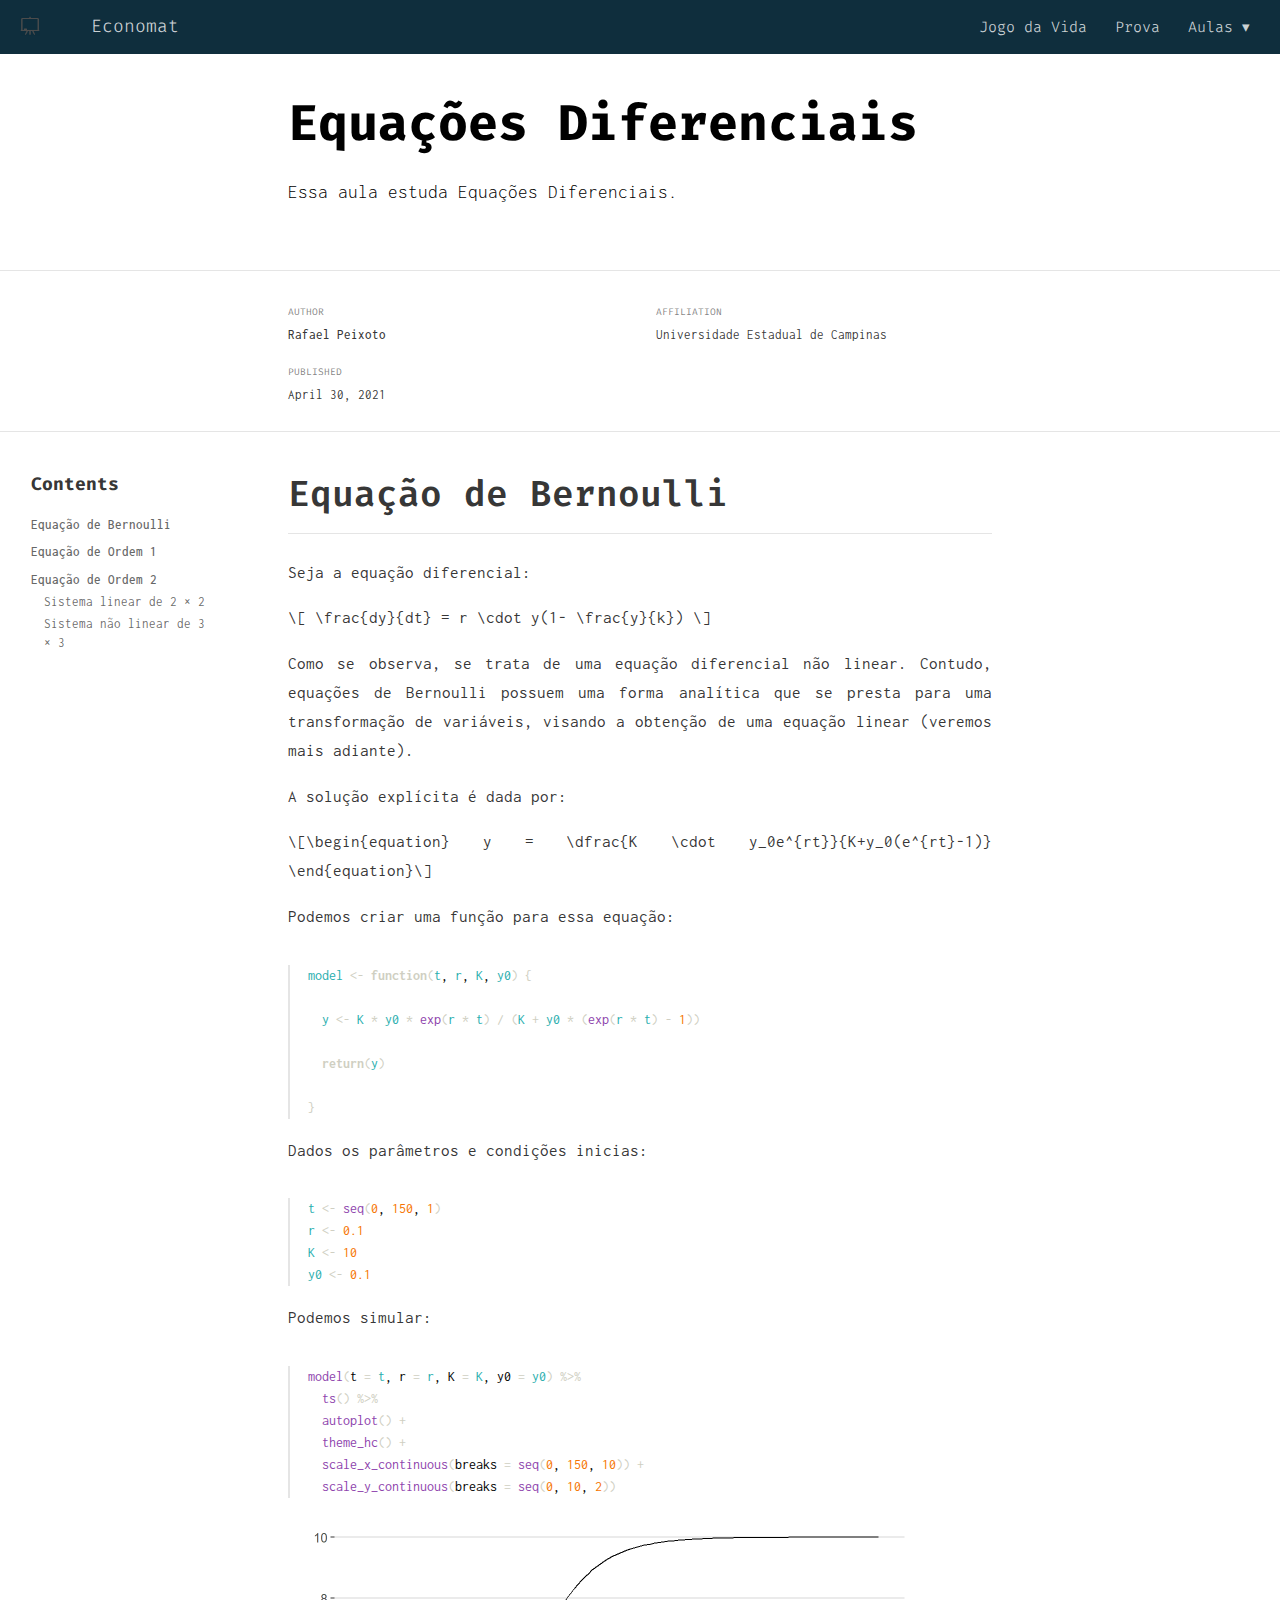
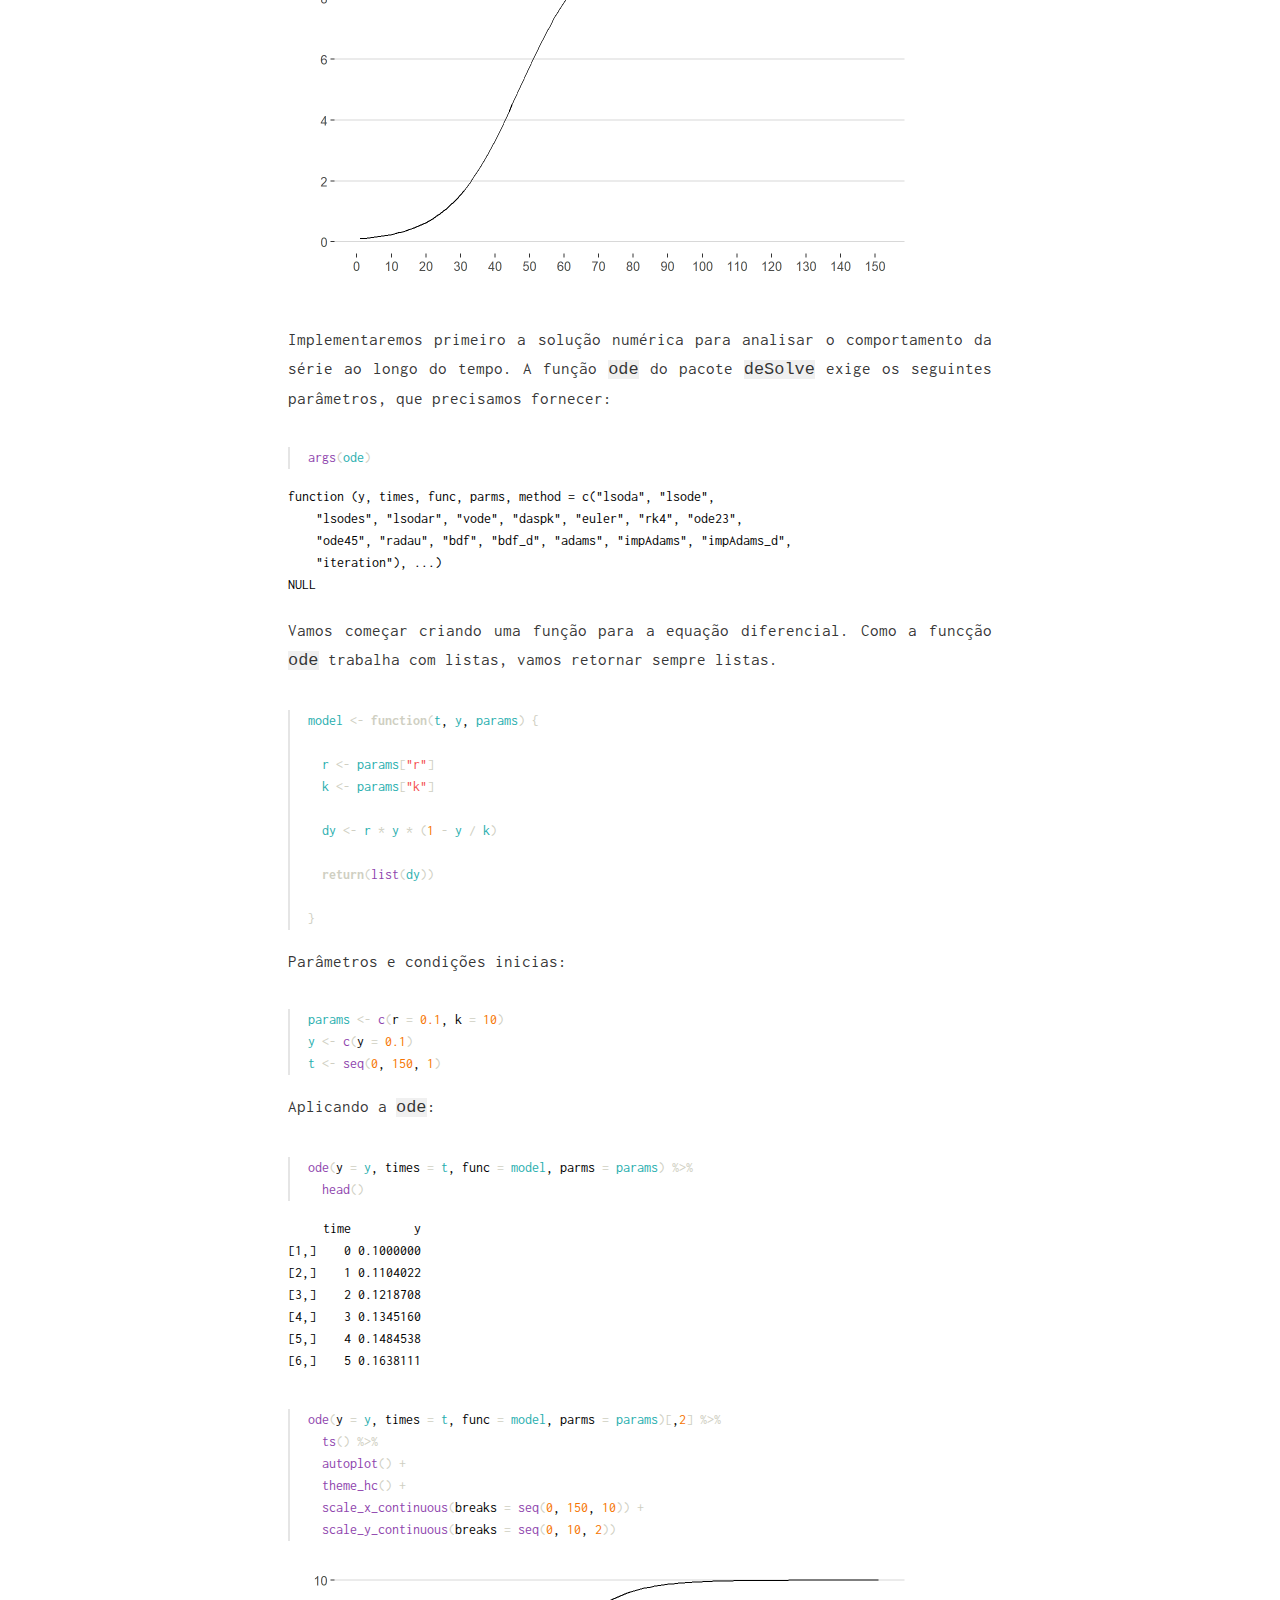
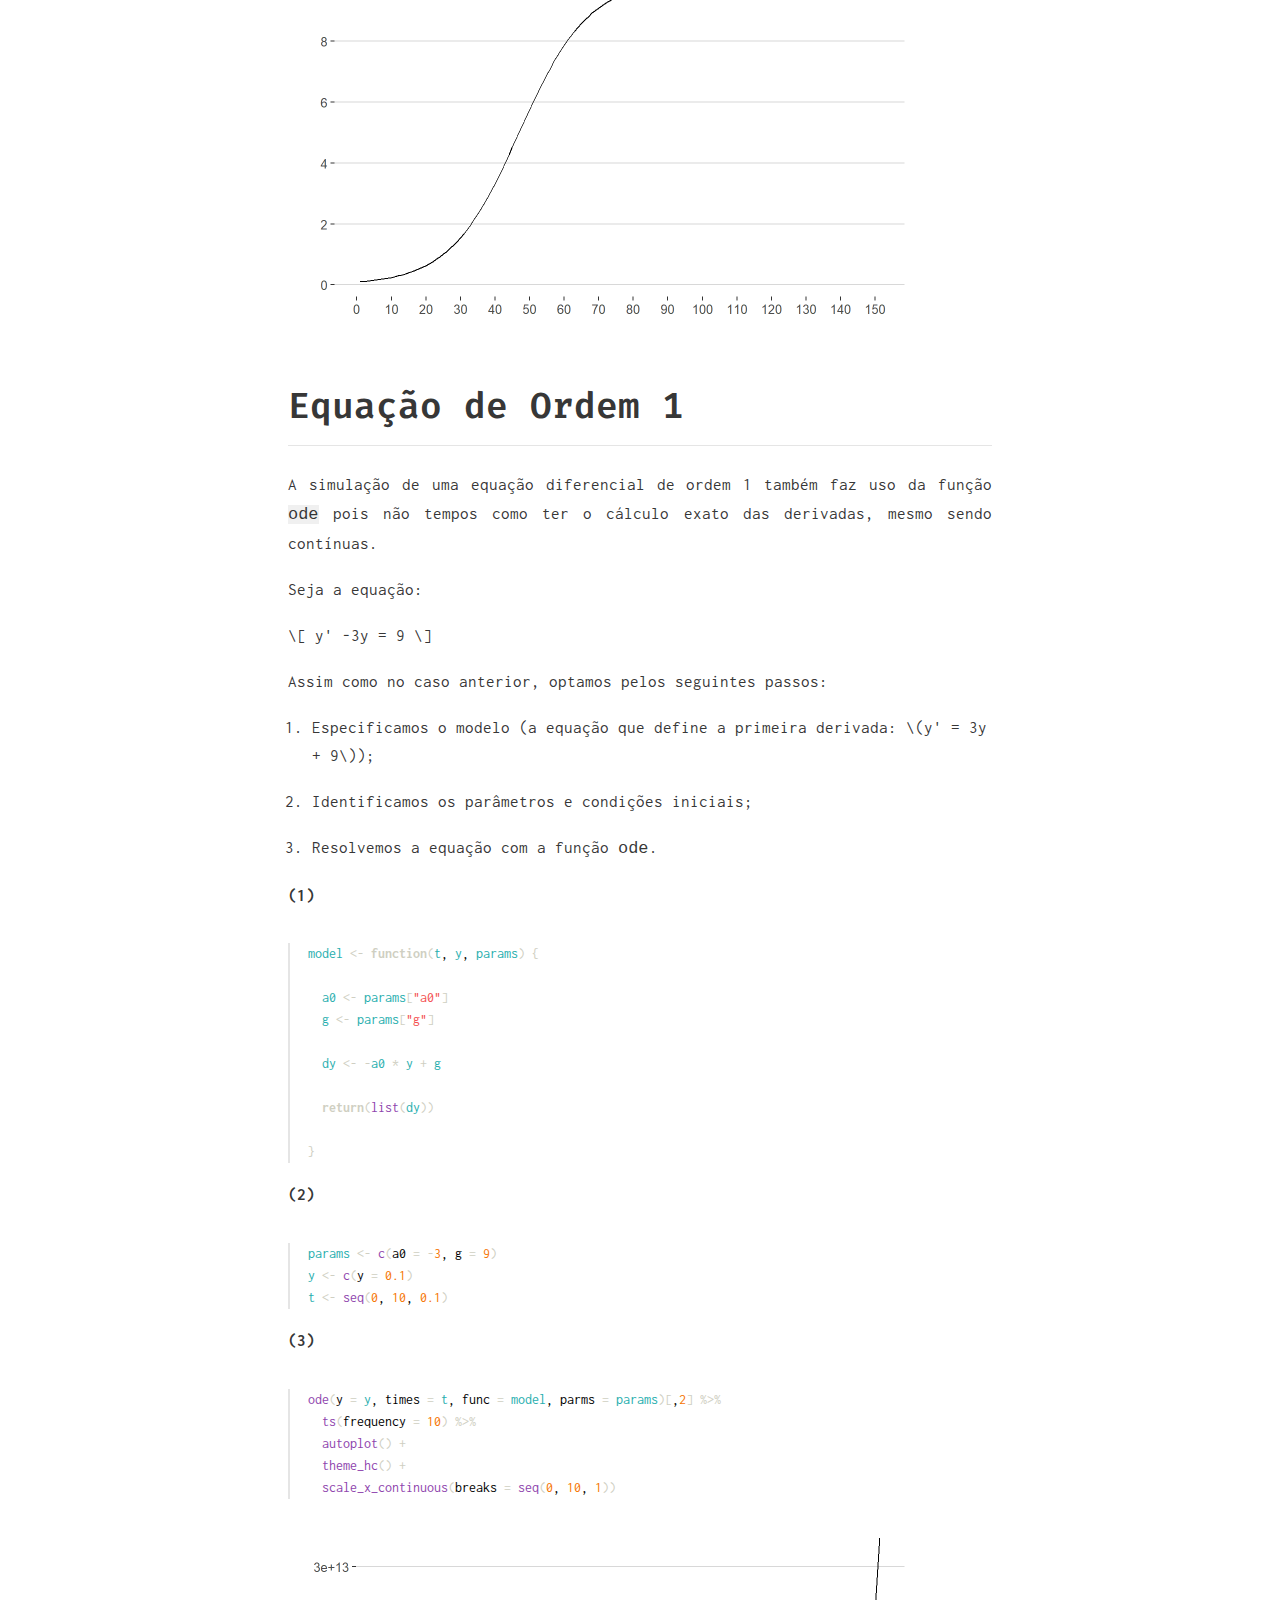
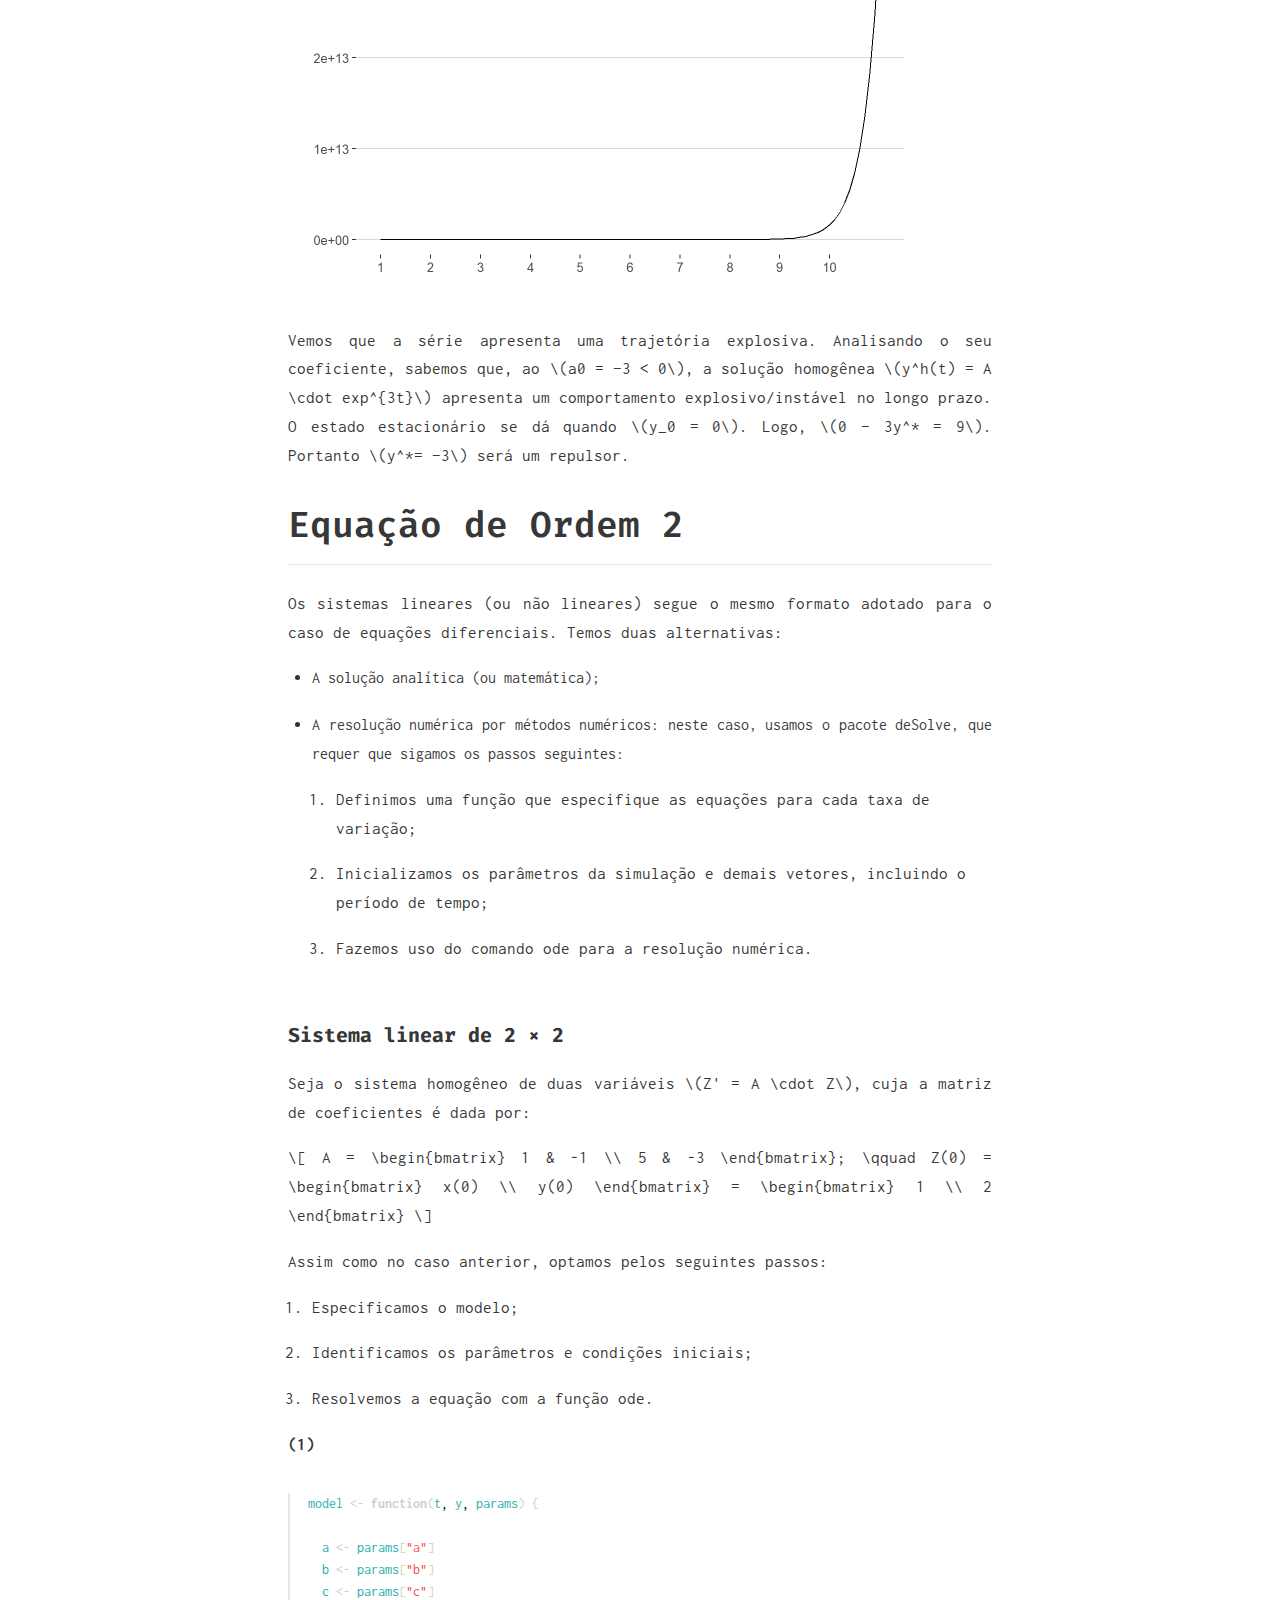
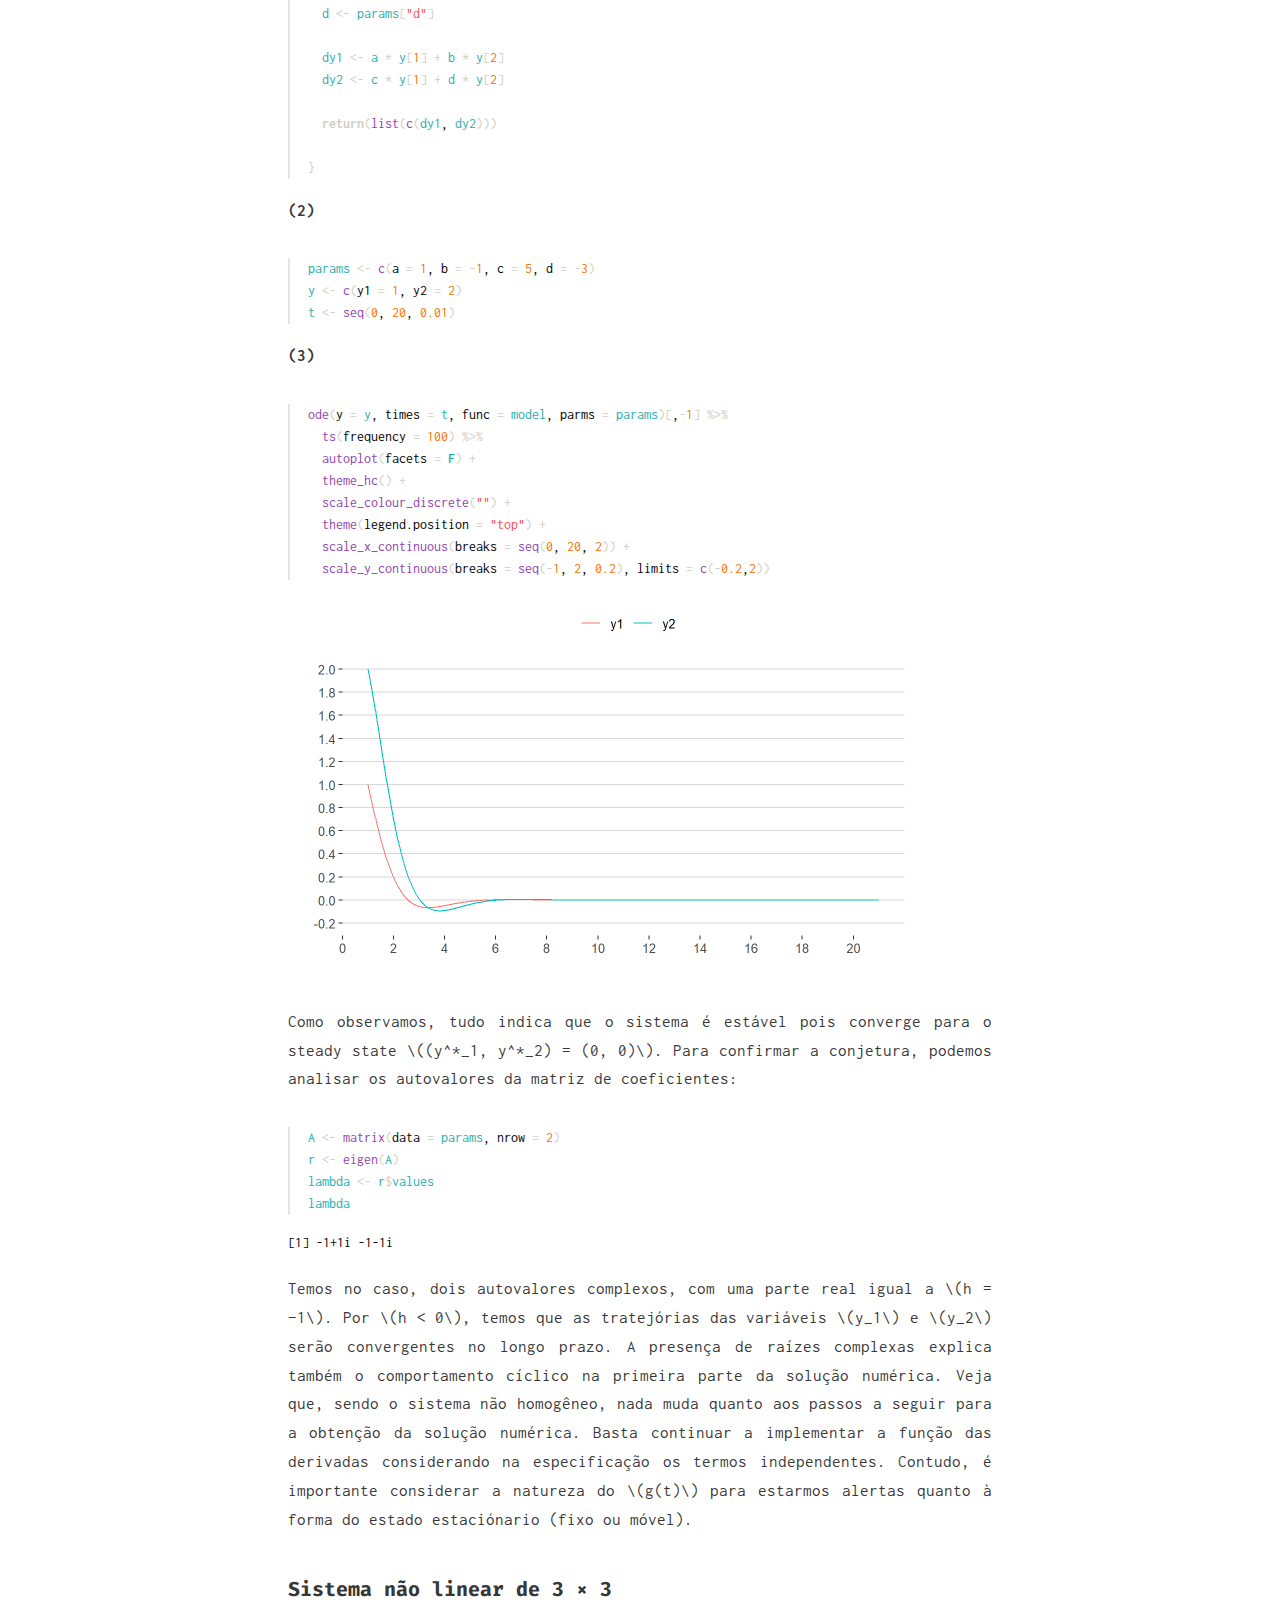
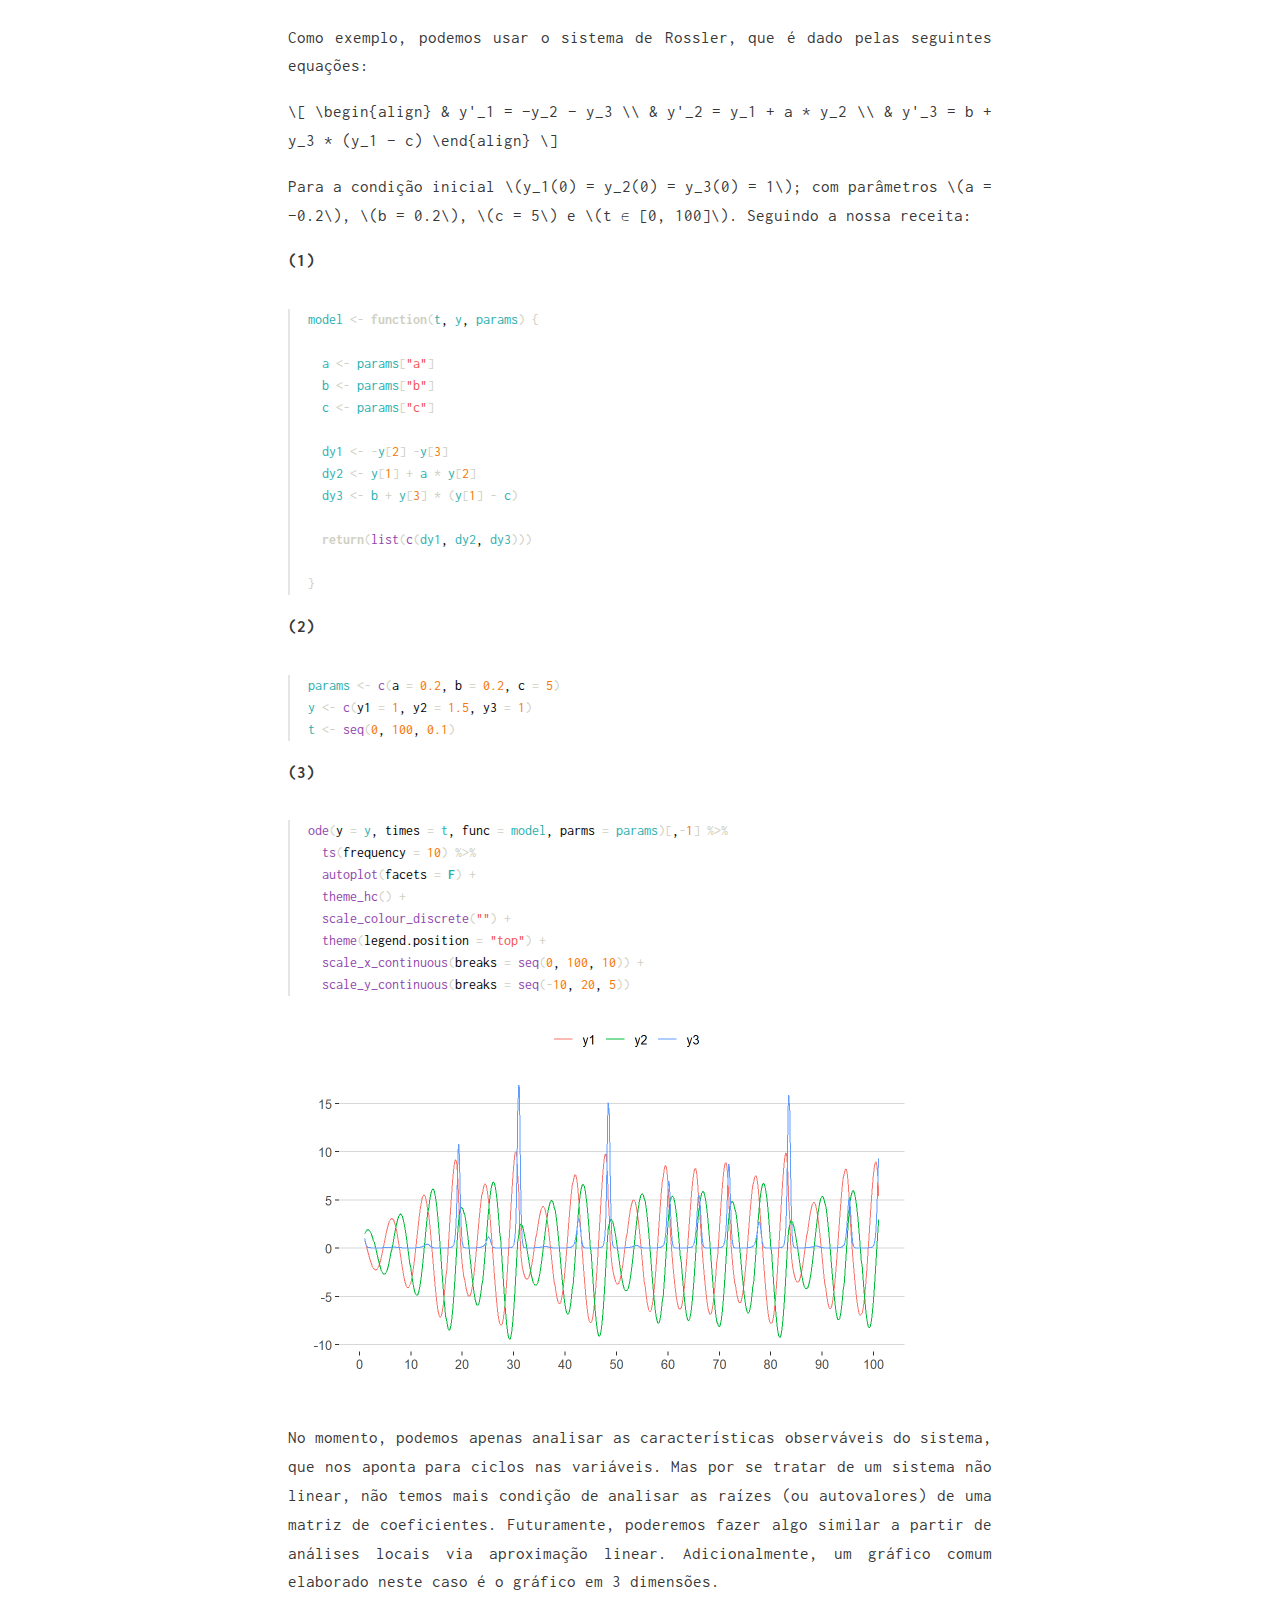
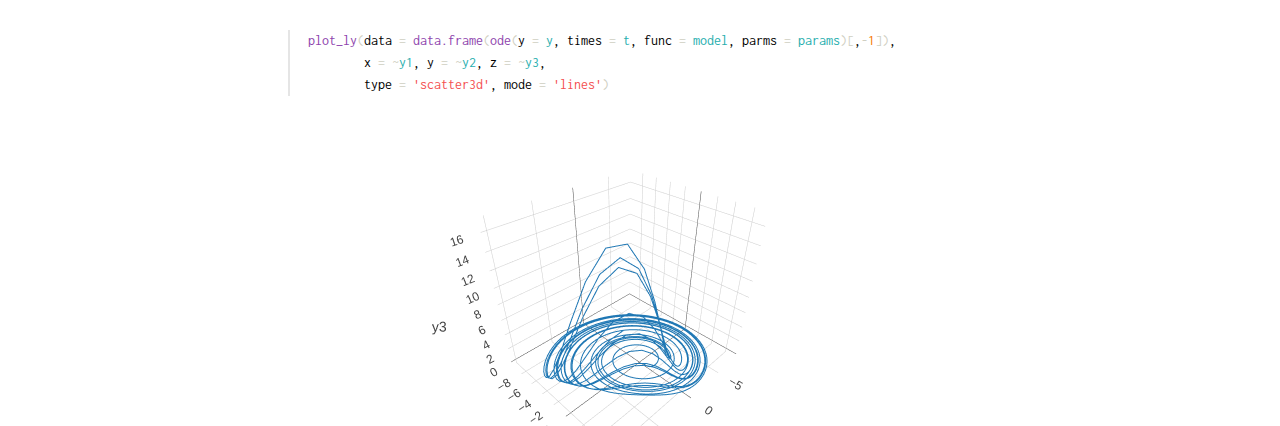
<file: docs/diferencial.html>
<!DOCTYPE html>

<html xmlns="http://www.w3.org/1999/xhtml" lang="" xml:lang="">

<head>
  <meta charset="utf-8"/>
  <meta name="viewport" content="width=device-width, initial-scale=1"/>
  <meta http-equiv="X-UA-Compatible" content="IE=Edge,chrome=1"/>
  <meta name="generator" content="distill" />

  <style type="text/css">
  /* Hide doc at startup (prevent jankiness while JS renders/transforms) */
  body {
    visibility: hidden;
  }
  </style>

 <!--radix_placeholder_import_source-->
 <!--/radix_placeholder_import_source-->

<style type="text/css">code{white-space: pre;}</style>
<style type="text/css" data-origin="pandoc">
pre > code.sourceCode { white-space: pre; position: relative; }
pre > code.sourceCode > span { display: inline-block; line-height: 1.25; }
pre > code.sourceCode > span:empty { height: 1.2em; }
code.sourceCode > span { color: inherit; text-decoration: inherit; }
div.sourceCode { margin: 1em 0; }
pre.sourceCode { margin: 0; }
@media screen {
div.sourceCode { overflow: auto; }
}
@media print {
pre > code.sourceCode { white-space: pre-wrap; }
pre > code.sourceCode > span { text-indent: -5em; padding-left: 5em; }
}
pre.numberSource code
  { counter-reset: source-line 0; }
pre.numberSource code > span
  { position: relative; left: -4em; counter-increment: source-line; }
pre.numberSource code > span > a:first-child::before
  { content: counter(source-line);
    position: relative; left: -1em; text-align: right; vertical-align: baseline;
    border: none; display: inline-block;
    -webkit-touch-callout: none; -webkit-user-select: none;
    -khtml-user-select: none; -moz-user-select: none;
    -ms-user-select: none; user-select: none;
    padding: 0 4px; width: 4em;
    background-color: #232629;
    color: #7a7c7d;
  }
pre.numberSource { margin-left: 3em; border-left: 1px solid #7a7c7d;  padding-left: 4px; }
div.sourceCode
  { color: #cfcfc2; background-color: #232629; }
@media screen {
pre > code.sourceCode > span > a:first-child::before { text-decoration: underline; }
}
code span { color: #cfcfc2; } /* Normal */
code span.al { color: #95da4c; background-color: #4d1f24; font-weight: bold; } /* Alert */
code span.an { color: #3f8058; } /* Annotation */
code span.at { color: #2980b9; } /* Attribute */
code span.bn { color: #f67400; } /* BaseN */
code span.bu { color: #7f8c8d; } /* BuiltIn */
code span.cf { color: #fdbc4b; font-weight: bold; } /* ControlFlow */
code span.ch { color: #3daee9; } /* Char */
code span.cn { color: #27aeae; font-weight: bold; } /* Constant */
code span.co { color: #7a7c7d; } /* Comment */
code span.cv { color: #7f8c8d; } /* CommentVar */
code span.do { color: #a43340; } /* Documentation */
code span.dt { color: #2980b9; } /* DataType */
code span.dv { color: #f67400; } /* DecVal */
code span.er { color: #da4453; text-decoration: underline; } /* Error */
code span.ex { color: #0099ff; font-weight: bold; } /* Extension */
code span.fl { color: #f67400; } /* Float */
code span.fu { color: #8e44ad; } /* Function */
code span.im { color: #27ae60; } /* Import */
code span.in { color: #c45b00; } /* Information */
code span.kw { color: #cfcfc2; font-weight: bold; } /* Keyword */
code span.op { color: #cfcfc2; } /* Operator */
code span.ot { color: #27ae60; } /* Other */
code span.pp { color: #27ae60; } /* Preprocessor */
code span.re { color: #2980b9; background-color: #153042; } /* RegionMarker */
code span.sc { color: #3daee9; } /* SpecialChar */
code span.ss { color: #da4453; } /* SpecialString */
code span.st { color: #f44f4f; } /* String */
code span.va { color: #27aeae; } /* Variable */
code span.vs { color: #da4453; } /* VerbatimString */
code span.wa { color: #da4453; } /* Warning */
</style>

  <!--radix_placeholder_meta_tags-->
  <title>Economat: Equações Diferenciais</title>

  <meta property="description" itemprop="description" content="Essa aula estuda Equações Diferenciais."/>


  <!--  https://schema.org/Article -->
  <meta property="article:published" itemprop="datePublished" content="2021-04-30"/>
  <meta property="article:created" itemprop="dateCreated" content="2021-04-30"/>
  <meta name="article:author" content="Rafael Peixoto"/>

  <!--  https://developers.facebook.com/docs/sharing/webmasters#markup -->
  <meta property="og:title" content="Economat: Equações Diferenciais"/>
  <meta property="og:type" content="article"/>
  <meta property="og:description" content="Essa aula estuda Equações Diferenciais."/>
  <meta property="og:locale" content="en_US"/>
  <meta property="og:site_name" content="Economat"/>

  <!--  https://dev.twitter.com/cards/types/summary -->
  <meta property="twitter:card" content="summary"/>
  <meta property="twitter:title" content="Economat: Equações Diferenciais"/>
  <meta property="twitter:description" content="Essa aula estuda Equações Diferenciais."/>

  <!--/radix_placeholder_meta_tags-->
  <!--radix_placeholder_rmarkdown_metadata-->

  <script type="text/json" id="radix-rmarkdown-metadata">
  {"type":"list","attributes":{"names":{"type":"character","attributes":{},"value":["title","description","author","date","output"]}},"value":[{"type":"character","attributes":{},"value":["Equações Diferenciais"]},{"type":"character","attributes":{},"value":["Essa aula estuda Equações Diferenciais.\n"]},{"type":"list","attributes":{},"value":[{"type":"list","attributes":{"names":{"type":"character","attributes":{},"value":["name","affiliation"]}},"value":[{"type":"character","attributes":{},"value":["Rafael Peixoto"]},{"type":"character","attributes":{},"value":["Universidade Estadual de Campinas"]}]}]},{"type":"character","attributes":{},"value":["04-30-2021"]},{"type":"character","attributes":{},"value":["distill::distill_article"]}]}
  </script>
  <!--/radix_placeholder_rmarkdown_metadata-->
  <!--radix_placeholder_navigation_in_header-->
  <meta name="distill:offset" content=""/>

  <script type="application/javascript">

    window.headroom_prevent_pin = false;

    window.document.addEventListener("DOMContentLoaded", function (event) {

      // initialize headroom for banner
      var header = $('header').get(0);
      var headerHeight = header.offsetHeight;
      var headroom = new Headroom(header, {
        tolerance: 5,
        onPin : function() {
          if (window.headroom_prevent_pin) {
            window.headroom_prevent_pin = false;
            headroom.unpin();
          }
        }
      });
      headroom.init();
      if(window.location.hash)
        headroom.unpin();
      $(header).addClass('headroom--transition');

      // offset scroll location for banner on hash change
      // (see: https://github.com/WickyNilliams/headroom.js/issues/38)
      window.addEventListener("hashchange", function(event) {
        window.scrollTo(0, window.pageYOffset - (headerHeight + 25));
      });

      // responsive menu
      $('.distill-site-header').each(function(i, val) {
        var topnav = $(this);
        var toggle = topnav.find('.nav-toggle');
        toggle.on('click', function() {
          topnav.toggleClass('responsive');
        });
      });

      // nav dropdowns
      $('.nav-dropbtn').click(function(e) {
        $(this).next('.nav-dropdown-content').toggleClass('nav-dropdown-active');
        $(this).parent().siblings('.nav-dropdown')
           .children('.nav-dropdown-content').removeClass('nav-dropdown-active');
      });
      $("body").click(function(e){
        $('.nav-dropdown-content').removeClass('nav-dropdown-active');
      });
      $(".nav-dropdown").click(function(e){
        e.stopPropagation();
      });
    });
  </script>

  <style type="text/css">

  /* Theme (user-documented overrideables for nav appearance) */

  .distill-site-nav {
    color: rgba(255, 255, 255, 0.8);
    background-color: #0F2E3D;
    font-size: 15px;
    font-weight: 300;
  }

  .distill-site-nav a {
    color: inherit;
    text-decoration: none;
  }

  .distill-site-nav a:hover {
    color: white;
  }

  @media print {
    .distill-site-nav {
      display: none;
    }
  }

  .distill-site-header {

  }

  .distill-site-footer {

  }


  /* Site Header */

  .distill-site-header {
    width: 100%;
    box-sizing: border-box;
    z-index: 3;
  }

  .distill-site-header .nav-left {
    display: inline-block;
    margin-left: 8px;
  }

  @media screen and (max-width: 768px) {
    .distill-site-header .nav-left {
      margin-left: 0;
    }
  }


  .distill-site-header .nav-right {
    float: right;
    margin-right: 8px;
  }

  .distill-site-header a,
  .distill-site-header .title {
    display: inline-block;
    text-align: center;
    padding: 14px 10px 14px 10px;
  }

  .distill-site-header .title {
    font-size: 18px;
    min-width: 150px;
  }

  .distill-site-header .logo {
    padding: 0;
  }

  .distill-site-header .logo img {
    display: none;
    max-height: 20px;
    width: auto;
    margin-bottom: -4px;
  }

  .distill-site-header .nav-image img {
    max-height: 18px;
    width: auto;
    display: inline-block;
    margin-bottom: -3px;
  }



  @media screen and (min-width: 1000px) {
    .distill-site-header .logo img {
      display: inline-block;
    }
    .distill-site-header .nav-left {
      margin-left: 20px;
    }
    .distill-site-header .nav-right {
      margin-right: 20px;
    }
    .distill-site-header .title {
      padding-left: 12px;
    }
  }


  .distill-site-header .nav-toggle {
    display: none;
  }

  .nav-dropdown {
    display: inline-block;
    position: relative;
  }

  .nav-dropdown .nav-dropbtn {
    border: none;
    outline: none;
    color: rgba(255, 255, 255, 0.8);
    padding: 16px 10px;
    background-color: transparent;
    font-family: inherit;
    font-size: inherit;
    font-weight: inherit;
    margin: 0;
    margin-top: 1px;
    z-index: 2;
  }

  .nav-dropdown-content {
    display: none;
    position: absolute;
    background-color: white;
    min-width: 200px;
    border: 1px solid rgba(0,0,0,0.15);
    border-radius: 4px;
    box-shadow: 0px 8px 16px 0px rgba(0,0,0,0.1);
    z-index: 1;
    margin-top: 2px;
    white-space: nowrap;
    padding-top: 4px;
    padding-bottom: 4px;
  }

  .nav-dropdown-content hr {
    margin-top: 4px;
    margin-bottom: 4px;
    border: none;
    border-bottom: 1px solid rgba(0, 0, 0, 0.1);
  }

  .nav-dropdown-active {
    display: block;
  }

  .nav-dropdown-content a, .nav-dropdown-content .nav-dropdown-header {
    color: black;
    padding: 6px 24px;
    text-decoration: none;
    display: block;
    text-align: left;
  }

  .nav-dropdown-content .nav-dropdown-header {
    display: block;
    padding: 5px 24px;
    padding-bottom: 0;
    text-transform: uppercase;
    font-size: 14px;
    color: #999999;
    white-space: nowrap;
  }

  .nav-dropdown:hover .nav-dropbtn {
    color: white;
  }

  .nav-dropdown-content a:hover {
    background-color: #ddd;
    color: black;
  }

  .nav-right .nav-dropdown-content {
    margin-left: -45%;
    right: 0;
  }

  @media screen and (max-width: 768px) {
    .distill-site-header a, .distill-site-header .nav-dropdown  {display: none;}
    .distill-site-header a.nav-toggle {
      float: right;
      display: block;
    }
    .distill-site-header .title {
      margin-left: 0;
    }
    .distill-site-header .nav-right {
      margin-right: 0;
    }
    .distill-site-header {
      overflow: hidden;
    }
    .nav-right .nav-dropdown-content {
      margin-left: 0;
    }
  }


  @media screen and (max-width: 768px) {
    .distill-site-header.responsive {position: relative; min-height: 500px; }
    .distill-site-header.responsive a.nav-toggle {
      position: absolute;
      right: 0;
      top: 0;
    }
    .distill-site-header.responsive a,
    .distill-site-header.responsive .nav-dropdown {
      display: block;
      text-align: left;
    }
    .distill-site-header.responsive .nav-left,
    .distill-site-header.responsive .nav-right {
      width: 100%;
    }
    .distill-site-header.responsive .nav-dropdown {float: none;}
    .distill-site-header.responsive .nav-dropdown-content {position: relative;}
    .distill-site-header.responsive .nav-dropdown .nav-dropbtn {
      display: block;
      width: 100%;
      text-align: left;
    }
  }

  /* Site Footer */

  .distill-site-footer {
    width: 100%;
    overflow: hidden;
    box-sizing: border-box;
    z-index: 3;
    margin-top: 30px;
    padding-top: 30px;
    padding-bottom: 30px;
    text-align: center;
  }

  /* Headroom */

  d-title {
    padding-top: 6rem;
  }

  @media print {
    d-title {
      padding-top: 4rem;
    }
  }

  .headroom {
    z-index: 1000;
    position: fixed;
    top: 0;
    left: 0;
    right: 0;
  }

  .headroom--transition {
    transition: all .4s ease-in-out;
  }

  .headroom--unpinned {
    top: -100px;
  }

  .headroom--pinned {
    top: 0;
  }

  /* adjust viewport for navbar height */
  /* helps vertically center bootstrap (non-distill) content */
  .min-vh-100 {
    min-height: calc(100vh - 100px) !important;
  }

  </style>

  <script src="site_libs/jquery-1.11.3/jquery.min.js"></script>
  <link href="site_libs/font-awesome-5.1.0/css/all.css" rel="stylesheet"/>
  <link href="site_libs/font-awesome-5.1.0/css/v4-shims.css" rel="stylesheet"/>
  <script src="site_libs/headroom-0.9.4/headroom.min.js"></script>
  <script src="site_libs/autocomplete-0.37.1/autocomplete.min.js"></script>
  <script src="site_libs/fuse-6.4.1/fuse.min.js"></script>

  <script type="application/javascript">

  function getMeta(metaName) {
    var metas = document.getElementsByTagName('meta');
    for (let i = 0; i < metas.length; i++) {
      if (metas[i].getAttribute('name') === metaName) {
        return metas[i].getAttribute('content');
      }
    }
    return '';
  }

  function offsetURL(url) {
    var offset = getMeta('distill:offset');
    return offset ? offset + '/' + url : url;
  }

  function createFuseIndex() {

    // create fuse index
    var options = {
      keys: [
        { name: 'title', weight: 20 },
        { name: 'categories', weight: 15 },
        { name: 'description', weight: 10 },
        { name: 'contents', weight: 5 },
      ],
      ignoreLocation: true,
      threshold: 0
    };
    var fuse = new window.Fuse([], options);

    // fetch the main search.json
    return fetch(offsetURL('search.json'))
      .then(function(response) {
        if (response.status == 200) {
          return response.json().then(function(json) {
            // index main articles
            json.articles.forEach(function(article) {
              fuse.add(article);
            });
            // download collections and index their articles
            return Promise.all(json.collections.map(function(collection) {
              return fetch(offsetURL(collection)).then(function(response) {
                if (response.status === 200) {
                  return response.json().then(function(articles) {
                    articles.forEach(function(article) {
                      fuse.add(article);
                    });
                  })
                } else {
                  return Promise.reject(
                    new Error('Unexpected status from search index request: ' +
                              response.status)
                  );
                }
              });
            })).then(function() {
              return fuse;
            });
          });

        } else {
          return Promise.reject(
            new Error('Unexpected status from search index request: ' +
                        response.status)
          );
        }
      });
  }

  window.document.addEventListener("DOMContentLoaded", function (event) {

    // get search element (bail if we don't have one)
    var searchEl = window.document.getElementById('distill-search');
    if (!searchEl)
      return;

    createFuseIndex()
      .then(function(fuse) {

        // make search box visible
        searchEl.classList.remove('hidden');

        // initialize autocomplete
        var options = {
          autoselect: true,
          hint: false,
          minLength: 2,
        };
        window.autocomplete(searchEl, options, [{
          source: function(query, callback) {
            const searchOptions = {
              isCaseSensitive: false,
              shouldSort: true,
              minMatchCharLength: 2,
              limit: 10,
            };
            var results = fuse.search(query, searchOptions);
            callback(results
              .map(function(result) { return result.item; })
            );
          },
          templates: {
            suggestion: function(suggestion) {
              var img = suggestion.preview && Object.keys(suggestion.preview).length > 0
                ? `<img src="${offsetURL(suggestion.preview)}"</img>`
                : '';
              var html = `
                <div class="search-item">
                  <h3>${suggestion.title}</h3>
                  <div class="search-item-description">
                    ${suggestion.description || ''}
                  </div>
                  <div class="search-item-preview">
                    ${img}
                  </div>
                </div>
              `;
              return html;
            }
          }
        }]).on('autocomplete:selected', function(event, suggestion) {
          window.location.href = offsetURL(suggestion.path);
        });
        // remove inline display style on autocompleter (we want to
        // manage responsive display via css)
        $('.algolia-autocomplete').css("display", "");
      })
      .catch(function(error) {
        console.log(error);
      });

  });

  </script>

  <style type="text/css">

  .nav-search {
    font-size: x-small;
  }

  /* Algolioa Autocomplete */

  .algolia-autocomplete {
    display: inline-block;
    margin-left: 10px;
    vertical-align: sub;
    background-color: white;
    color: black;
    padding: 6px;
    padding-top: 8px;
    padding-bottom: 0;
    border-radius: 6px;
    border: 1px #0F2E3D solid;
    width: 180px;
  }


  @media screen and (max-width: 768px) {
    .distill-site-nav .algolia-autocomplete {
      display: none;
      visibility: hidden;
    }
    .distill-site-nav.responsive .algolia-autocomplete {
      display: inline-block;
      visibility: visible;
    }
    .distill-site-nav.responsive .algolia-autocomplete .aa-dropdown-menu {
      margin-left: 0;
      width: 400px;
      max-height: 400px;
    }
  }

  .algolia-autocomplete .aa-input, .algolia-autocomplete .aa-hint {
    width: 90%;
    outline: none;
    border: none;
  }

  .algolia-autocomplete .aa-hint {
    color: #999;
  }
  .algolia-autocomplete .aa-dropdown-menu {
    width: 550px;
    max-height: 70vh;
    overflow-x: visible;
    overflow-y: scroll;
    padding: 5px;
    margin-top: 3px;
    margin-left: -150px;
    background-color: #fff;
    border-radius: 5px;
    border: 1px solid #999;
    border-top: none;
  }

  .algolia-autocomplete .aa-dropdown-menu .aa-suggestion {
    cursor: pointer;
    padding: 5px 4px;
    border-bottom: 1px solid #eee;
  }

  .algolia-autocomplete .aa-dropdown-menu .aa-suggestion:last-of-type {
    border-bottom: none;
    margin-bottom: 2px;
  }

  .algolia-autocomplete .aa-dropdown-menu .aa-suggestion .search-item {
    overflow: hidden;
    font-size: 0.8em;
    line-height: 1.4em;
  }

  .algolia-autocomplete .aa-dropdown-menu .aa-suggestion .search-item h3 {
    font-size: 1rem;
    margin-block-start: 0;
    margin-block-end: 5px;
  }

  .algolia-autocomplete .aa-dropdown-menu .aa-suggestion .search-item-description {
    display: inline-block;
    overflow: hidden;
    height: 2.8em;
    width: 80%;
    margin-right: 4%;
  }

  .algolia-autocomplete .aa-dropdown-menu .aa-suggestion .search-item-preview {
    display: inline-block;
    width: 15%;
  }

  .algolia-autocomplete .aa-dropdown-menu .aa-suggestion .search-item-preview img {
    height: 3em;
    width: auto;
    display: none;
  }

  .algolia-autocomplete .aa-dropdown-menu .aa-suggestion .search-item-preview img[src] {
    display: initial;
  }

  .algolia-autocomplete .aa-dropdown-menu .aa-suggestion.aa-cursor {
    background-color: #eee;
  }
  .algolia-autocomplete .aa-dropdown-menu .aa-suggestion em {
    font-weight: bold;
    font-style: normal;
  }

  </style>


  <!--/radix_placeholder_navigation_in_header-->
  <!--radix_placeholder_distill-->

  <style type="text/css">

  body {
    background-color: white;
  }

  .pandoc-table {
    width: 100%;
  }

  .pandoc-table>caption {
    margin-bottom: 10px;
  }

  .pandoc-table th:not([align]) {
    text-align: left;
  }

  .pagedtable-footer {
    font-size: 15px;
  }

  d-byline .byline {
    grid-template-columns: 2fr 2fr;
  }

  d-byline .byline h3 {
    margin-block-start: 1.5em;
  }

  d-byline .byline .authors-affiliations h3 {
    margin-block-start: 0.5em;
  }

  .authors-affiliations .orcid-id {
    width: 16px;
    height:16px;
    margin-left: 4px;
    margin-right: 4px;
    vertical-align: middle;
    padding-bottom: 2px;
  }

  d-title .dt-tags {
    margin-top: 1em;
    grid-column: text;
  }

  .dt-tags .dt-tag {
    text-decoration: none;
    display: inline-block;
    color: rgba(0,0,0,0.6);
    padding: 0em 0.4em;
    margin-right: 0.5em;
    margin-bottom: 0.4em;
    font-size: 70%;
    border: 1px solid rgba(0,0,0,0.2);
    border-radius: 3px;
    text-transform: uppercase;
    font-weight: 500;
  }

  d-article table.gt_table td,
  d-article table.gt_table th {
    border-bottom: none;
  }

  .html-widget {
    margin-bottom: 2.0em;
  }

  .l-screen-inset {
    padding-right: 16px;
  }

  .l-screen .caption {
    margin-left: 10px;
  }

  .shaded {
    background: rgb(247, 247, 247);
    padding-top: 20px;
    padding-bottom: 20px;
    border-top: 1px solid rgba(0, 0, 0, 0.1);
    border-bottom: 1px solid rgba(0, 0, 0, 0.1);
  }

  .shaded .html-widget {
    margin-bottom: 0;
    border: 1px solid rgba(0, 0, 0, 0.1);
  }

  .shaded .shaded-content {
    background: white;
  }

  .text-output {
    margin-top: 0;
    line-height: 1.5em;
  }

  .hidden {
    display: none !important;
  }

  d-article {
    padding-top: 2.5rem;
    padding-bottom: 30px;
  }

  d-appendix {
    padding-top: 30px;
  }

  d-article>p>img {
    width: 100%;
  }

  d-article h2 {
    margin: 1rem 0 1.5rem 0;
  }

  d-article h3 {
    margin-top: 1.5rem;
  }

  d-article iframe {
    border: 1px solid rgba(0, 0, 0, 0.1);
    margin-bottom: 2.0em;
    width: 100%;
  }

  /* Tweak code blocks */

  d-article div.sourceCode code,
  d-article pre code {
    font-family: Consolas, Monaco, 'Andale Mono', 'Ubuntu Mono', monospace;
  }

  d-article pre,
  d-article div.sourceCode,
  d-article div.sourceCode pre {
    overflow: auto;
  }

  d-article div.sourceCode {
    background-color: white;
  }

  d-article div.sourceCode pre {
    padding-left: 10px;
    font-size: 12px;
    border-left: 2px solid rgba(0,0,0,0.1);
  }

  d-article pre {
    font-size: 12px;
    color: black;
    background: none;
    margin-top: 0;
    text-align: left;
    white-space: pre;
    word-spacing: normal;
    word-break: normal;
    word-wrap: normal;
    line-height: 1.5;

    -moz-tab-size: 4;
    -o-tab-size: 4;
    tab-size: 4;

    -webkit-hyphens: none;
    -moz-hyphens: none;
    -ms-hyphens: none;
    hyphens: none;
  }

  d-article pre a {
    border-bottom: none;
  }

  d-article pre a:hover {
    border-bottom: none;
    text-decoration: underline;
  }

  d-article details {
    grid-column: text;
    margin-bottom: 0.8em;
  }

  @media(min-width: 768px) {

  d-article pre,
  d-article div.sourceCode,
  d-article div.sourceCode pre {
    overflow: visible !important;
  }

  d-article div.sourceCode pre {
    padding-left: 18px;
    font-size: 14px;
  }

  d-article pre {
    font-size: 14px;
  }

  }

  figure img.external {
    background: white;
    border: 1px solid rgba(0, 0, 0, 0.1);
    box-shadow: 0 1px 8px rgba(0, 0, 0, 0.1);
    padding: 18px;
    box-sizing: border-box;
  }

  /* CSS for d-contents */

  .d-contents {
    grid-column: text;
    color: rgba(0,0,0,0.8);
    font-size: 0.9em;
    padding-bottom: 1em;
    margin-bottom: 1em;
    padding-bottom: 0.5em;
    margin-bottom: 1em;
    padding-left: 0.25em;
    justify-self: start;
  }

  @media(min-width: 1000px) {
    .d-contents.d-contents-float {
      height: 0;
      grid-column-start: 1;
      grid-column-end: 4;
      justify-self: center;
      padding-right: 3em;
      padding-left: 2em;
    }
  }

  .d-contents nav h3 {
    font-size: 18px;
    margin-top: 0;
    margin-bottom: 1em;
  }

  .d-contents li {
    list-style-type: none
  }

  .d-contents nav > ul {
    padding-left: 0;
  }

  .d-contents ul {
    padding-left: 1em
  }

  .d-contents nav ul li {
    margin-top: 0.6em;
    margin-bottom: 0.2em;
  }

  .d-contents nav a {
    font-size: 13px;
    border-bottom: none;
    text-decoration: none
    color: rgba(0, 0, 0, 0.8);
  }

  .d-contents nav a:hover {
    text-decoration: underline solid rgba(0, 0, 0, 0.6)
  }

  .d-contents nav > ul > li > a {
    font-weight: 600;
  }

  .d-contents nav > ul > li > ul {
    font-weight: inherit;
  }

  .d-contents nav > ul > li > ul > li {
    margin-top: 0.2em;
  }


  .d-contents nav ul {
    margin-top: 0;
    margin-bottom: 0.25em;
  }

  .d-article-with-toc h2:nth-child(2) {
    margin-top: 0;
  }


  /* Figure */

  .figure {
    position: relative;
    margin-bottom: 2.5em;
    margin-top: 1.5em;
  }

  .figure img {
    width: 100%;
  }

  .figure .caption {
    color: rgba(0, 0, 0, 0.6);
    font-size: 12px;
    line-height: 1.5em;
  }

  .figure img.external {
    background: white;
    border: 1px solid rgba(0, 0, 0, 0.1);
    box-shadow: 0 1px 8px rgba(0, 0, 0, 0.1);
    padding: 18px;
    box-sizing: border-box;
  }

  .figure .caption a {
    color: rgba(0, 0, 0, 0.6);
  }

  .figure .caption b,
  .figure .caption strong, {
    font-weight: 600;
    color: rgba(0, 0, 0, 1.0);
  }

  /* Citations */

  d-article .citation {
    color: inherit;
    cursor: inherit;
  }

  div.hanging-indent{
    margin-left: 1em; text-indent: -1em;
  }

  /* Citation hover box */

  .tippy-box[data-theme~=light-border] {
    background-color: rgba(250, 250, 250, 0.95);
  }

  .tippy-content > p {
    margin-bottom: 0;
    padding: 2px;
  }


  /* Tweak 1000px media break to show more text */

  @media(min-width: 1000px) {
    .base-grid,
    distill-header,
    d-title,
    d-abstract,
    d-article,
    d-appendix,
    distill-appendix,
    d-byline,
    d-footnote-list,
    d-citation-list,
    distill-footer {
      grid-template-columns: [screen-start] 1fr [page-start kicker-start] 80px [middle-start] 50px [text-start kicker-end] 65px 65px 65px 65px 65px 65px 65px 65px [text-end gutter-start] 65px [middle-end] 65px [page-end gutter-end] 1fr [screen-end];
      grid-column-gap: 16px;
    }

    .grid {
      grid-column-gap: 16px;
    }

    d-article {
      font-size: 1.06rem;
      line-height: 1.7em;
    }
    figure .caption, .figure .caption, figure figcaption {
      font-size: 13px;
    }
  }

  @media(min-width: 1180px) {
    .base-grid,
    distill-header,
    d-title,
    d-abstract,
    d-article,
    d-appendix,
    distill-appendix,
    d-byline,
    d-footnote-list,
    d-citation-list,
    distill-footer {
      grid-template-columns: [screen-start] 1fr [page-start kicker-start] 60px [middle-start] 60px [text-start kicker-end] 60px 60px 60px 60px 60px 60px 60px 60px [text-end gutter-start] 60px [middle-end] 60px [page-end gutter-end] 1fr [screen-end];
      grid-column-gap: 32px;
    }

    .grid {
      grid-column-gap: 32px;
    }
  }


  /* Get the citation styles for the appendix (not auto-injected on render since
     we do our own rendering of the citation appendix) */

  d-appendix .citation-appendix,
  .d-appendix .citation-appendix {
    font-size: 11px;
    line-height: 15px;
    border-left: 1px solid rgba(0, 0, 0, 0.1);
    padding-left: 18px;
    border: 1px solid rgba(0,0,0,0.1);
    background: rgba(0, 0, 0, 0.02);
    padding: 10px 18px;
    border-radius: 3px;
    color: rgba(150, 150, 150, 1);
    overflow: hidden;
    margin-top: -12px;
    white-space: pre-wrap;
    word-wrap: break-word;
  }

  /* Include appendix styles here so they can be overridden */

  d-appendix {
    contain: layout style;
    font-size: 0.8em;
    line-height: 1.7em;
    margin-top: 60px;
    margin-bottom: 0;
    border-top: 1px solid rgba(0, 0, 0, 0.1);
    color: rgba(0,0,0,0.5);
    padding-top: 60px;
    padding-bottom: 48px;
  }

  d-appendix h3 {
    grid-column: page-start / text-start;
    font-size: 15px;
    font-weight: 500;
    margin-top: 1em;
    margin-bottom: 0;
    color: rgba(0,0,0,0.65);
  }

  d-appendix h3 + * {
    margin-top: 1em;
  }

  d-appendix ol {
    padding: 0 0 0 15px;
  }

  @media (min-width: 768px) {
    d-appendix ol {
      padding: 0 0 0 30px;
      margin-left: -30px;
    }
  }

  d-appendix li {
    margin-bottom: 1em;
  }

  d-appendix a {
    color: rgba(0, 0, 0, 0.6);
  }

  d-appendix > * {
    grid-column: text;
  }

  d-appendix > d-footnote-list,
  d-appendix > d-citation-list,
  d-appendix > distill-appendix {
    grid-column: screen;
  }

  /* Include footnote styles here so they can be overridden */

  d-footnote-list {
    contain: layout style;
  }

  d-footnote-list > * {
    grid-column: text;
  }

  d-footnote-list a.footnote-backlink {
    color: rgba(0,0,0,0.3);
    padding-left: 0.5em;
  }



  /* Anchor.js */

  .anchorjs-link {
    /*transition: all .25s linear; */
    text-decoration: none;
    border-bottom: none;
  }
  *:hover > .anchorjs-link {
    margin-left: -1.125em !important;
    text-decoration: none;
    border-bottom: none;
  }

  /* Social footer */

  .social_footer {
    margin-top: 30px;
    margin-bottom: 0;
    color: rgba(0,0,0,0.67);
  }

  .disqus-comments {
    margin-right: 30px;
  }

  .disqus-comment-count {
    border-bottom: 1px solid rgba(0, 0, 0, 0.4);
    cursor: pointer;
  }

  #disqus_thread {
    margin-top: 30px;
  }

  .article-sharing a {
    border-bottom: none;
    margin-right: 8px;
  }

  .article-sharing a:hover {
    border-bottom: none;
  }

  .sidebar-section.subscribe {
    font-size: 12px;
    line-height: 1.6em;
  }

  .subscribe p {
    margin-bottom: 0.5em;
  }


  .article-footer .subscribe {
    font-size: 15px;
    margin-top: 45px;
  }


  .sidebar-section.custom {
    font-size: 12px;
    line-height: 1.6em;
  }

  .custom p {
    margin-bottom: 0.5em;
  }

  /* Styles for listing layout (hide title) */
  .layout-listing d-title, .layout-listing .d-title {
    display: none;
  }

  /* Styles for posts lists (not auto-injected) */


  .posts-with-sidebar {
    padding-left: 45px;
    padding-right: 45px;
  }

  .posts-list .description h2,
  .posts-list .description p {
    font-family: -apple-system, BlinkMacSystemFont, "Segoe UI", Roboto, Oxygen, Ubuntu, Cantarell, "Fira Sans", "Droid Sans", "Helvetica Neue", Arial, sans-serif;
  }

  .posts-list .description h2 {
    font-weight: 700;
    border-bottom: none;
    padding-bottom: 0;
  }

  .posts-list h2.post-tag {
    border-bottom: 1px solid rgba(0, 0, 0, 0.2);
    padding-bottom: 12px;
  }
  .posts-list {
    margin-top: 60px;
    margin-bottom: 24px;
  }

  .posts-list .post-preview {
    text-decoration: none;
    overflow: hidden;
    display: block;
    border-bottom: 1px solid rgba(0, 0, 0, 0.1);
    padding: 24px 0;
  }

  .post-preview-last {
    border-bottom: none !important;
  }

  .posts-list .posts-list-caption {
    grid-column: screen;
    font-weight: 400;
  }

  .posts-list .post-preview h2 {
    margin: 0 0 6px 0;
    line-height: 1.2em;
    font-style: normal;
    font-size: 24px;
  }

  .posts-list .post-preview p {
    margin: 0 0 12px 0;
    line-height: 1.4em;
    font-size: 16px;
  }

  .posts-list .post-preview .thumbnail {
    box-sizing: border-box;
    margin-bottom: 24px;
    position: relative;
    max-width: 500px;
  }
  .posts-list .post-preview img {
    width: 100%;
    display: block;
  }

  .posts-list .metadata {
    font-size: 12px;
    line-height: 1.4em;
    margin-bottom: 18px;
  }

  .posts-list .metadata > * {
    display: inline-block;
  }

  .posts-list .metadata .publishedDate {
    margin-right: 2em;
  }

  .posts-list .metadata .dt-authors {
    display: block;
    margin-top: 0.3em;
    margin-right: 2em;
  }

  .posts-list .dt-tags {
    display: block;
    line-height: 1em;
  }

  .posts-list .dt-tags .dt-tag {
    display: inline-block;
    color: rgba(0,0,0,0.6);
    padding: 0.3em 0.4em;
    margin-right: 0.2em;
    margin-bottom: 0.4em;
    font-size: 60%;
    border: 1px solid rgba(0,0,0,0.2);
    border-radius: 3px;
    text-transform: uppercase;
    font-weight: 500;
  }

  .posts-list img {
    opacity: 1;
  }

  .posts-list img[data-src] {
    opacity: 0;
  }

  .posts-more {
    clear: both;
  }


  .posts-sidebar {
    font-size: 16px;
  }

  .posts-sidebar h3 {
    font-size: 16px;
    margin-top: 0;
    margin-bottom: 0.5em;
    font-weight: 400;
    text-transform: uppercase;
  }

  .sidebar-section {
    margin-bottom: 30px;
  }

  .categories ul {
    list-style-type: none;
    margin: 0;
    padding: 0;
  }

  .categories li {
    color: rgba(0, 0, 0, 0.8);
    margin-bottom: 0;
  }

  .categories li>a {
    border-bottom: none;
  }

  .categories li>a:hover {
    border-bottom: 1px solid rgba(0, 0, 0, 0.4);
  }

  .categories .active {
    font-weight: 600;
  }

  .categories .category-count {
    color: rgba(0, 0, 0, 0.4);
  }


  @media(min-width: 768px) {
    .posts-list .post-preview h2 {
      font-size: 26px;
    }
    .posts-list .post-preview .thumbnail {
      float: right;
      width: 30%;
      margin-bottom: 0;
    }
    .posts-list .post-preview .description {
      float: left;
      width: 45%;
    }
    .posts-list .post-preview .metadata {
      float: left;
      width: 20%;
      margin-top: 8px;
    }
    .posts-list .post-preview p {
      margin: 0 0 12px 0;
      line-height: 1.5em;
      font-size: 16px;
    }
    .posts-with-sidebar .posts-list {
      float: left;
      width: 75%;
    }
    .posts-with-sidebar .posts-sidebar {
      float: right;
      width: 20%;
      margin-top: 60px;
      padding-top: 24px;
      padding-bottom: 24px;
    }
  }


  /* Improve display for browsers without grid (IE/Edge <= 15) */

  .downlevel {
    line-height: 1.6em;
    font-family: -apple-system, BlinkMacSystemFont, "Segoe UI", Roboto, Oxygen, Ubuntu, Cantarell, "Fira Sans", "Droid Sans", "Helvetica Neue", Arial, sans-serif;
    margin: 0;
  }

  .downlevel .d-title {
    padding-top: 6rem;
    padding-bottom: 1.5rem;
  }

  .downlevel .d-title h1 {
    font-size: 50px;
    font-weight: 700;
    line-height: 1.1em;
    margin: 0 0 0.5rem;
  }

  .downlevel .d-title p {
    font-weight: 300;
    font-size: 1.2rem;
    line-height: 1.55em;
    margin-top: 0;
  }

  .downlevel .d-byline {
    padding-top: 0.8em;
    padding-bottom: 0.8em;
    font-size: 0.8rem;
    line-height: 1.8em;
  }

  .downlevel .section-separator {
    border: none;
    border-top: 1px solid rgba(0, 0, 0, 0.1);
  }

  .downlevel .d-article {
    font-size: 1.06rem;
    line-height: 1.7em;
    padding-top: 1rem;
    padding-bottom: 2rem;
  }


  .downlevel .d-appendix {
    padding-left: 0;
    padding-right: 0;
    max-width: none;
    font-size: 0.8em;
    line-height: 1.7em;
    margin-bottom: 0;
    color: rgba(0,0,0,0.5);
    padding-top: 40px;
    padding-bottom: 48px;
  }

  .downlevel .footnotes ol {
    padding-left: 13px;
  }

  .downlevel .base-grid,
  .downlevel .distill-header,
  .downlevel .d-title,
  .downlevel .d-abstract,
  .downlevel .d-article,
  .downlevel .d-appendix,
  .downlevel .distill-appendix,
  .downlevel .d-byline,
  .downlevel .d-footnote-list,
  .downlevel .d-citation-list,
  .downlevel .distill-footer,
  .downlevel .appendix-bottom,
  .downlevel .posts-container {
    padding-left: 40px;
    padding-right: 40px;
  }

  @media(min-width: 768px) {
    .downlevel .base-grid,
    .downlevel .distill-header,
    .downlevel .d-title,
    .downlevel .d-abstract,
    .downlevel .d-article,
    .downlevel .d-appendix,
    .downlevel .distill-appendix,
    .downlevel .d-byline,
    .downlevel .d-footnote-list,
    .downlevel .d-citation-list,
    .downlevel .distill-footer,
    .downlevel .appendix-bottom,
    .downlevel .posts-container {
    padding-left: 150px;
    padding-right: 150px;
    max-width: 900px;
  }
  }

  .downlevel pre code {
    display: block;
    border-left: 2px solid rgba(0, 0, 0, .1);
    padding: 0 0 0 20px;
    font-size: 14px;
  }

  .downlevel code, .downlevel pre {
    color: black;
    background: none;
    font-family: Consolas, Monaco, 'Andale Mono', 'Ubuntu Mono', monospace;
    text-align: left;
    white-space: pre;
    word-spacing: normal;
    word-break: normal;
    word-wrap: normal;
    line-height: 1.5;

    -moz-tab-size: 4;
    -o-tab-size: 4;
    tab-size: 4;

    -webkit-hyphens: none;
    -moz-hyphens: none;
    -ms-hyphens: none;
    hyphens: none;
  }

  .downlevel .posts-list .post-preview {
    color: inherit;
  }



  </style>

  <script type="application/javascript">

  function is_downlevel_browser() {
    if (bowser.isUnsupportedBrowser({ msie: "12", msedge: "16"},
                                   window.navigator.userAgent)) {
      return true;
    } else {
      return window.load_distill_framework === undefined;
    }
  }

  // show body when load is complete
  function on_load_complete() {

    // add anchors
    if (window.anchors) {
      window.anchors.options.placement = 'left';
      window.anchors.add('d-article > h2, d-article > h3, d-article > h4, d-article > h5');
    }


    // set body to visible
    document.body.style.visibility = 'visible';

    // force redraw for leaflet widgets
    if (window.HTMLWidgets) {
      var maps = window.HTMLWidgets.findAll(".leaflet");
      $.each(maps, function(i, el) {
        var map = this.getMap();
        map.invalidateSize();
        map.eachLayer(function(layer) {
          if (layer instanceof L.TileLayer)
            layer.redraw();
        });
      });
    }

    // trigger 'shown' so htmlwidgets resize
    $('d-article').trigger('shown');
  }

  function init_distill() {

    init_common();

    // create front matter
    var front_matter = $('<d-front-matter></d-front-matter>');
    $('#distill-front-matter').wrap(front_matter);

    // create d-title
    $('.d-title').changeElementType('d-title');

    // create d-byline
    var byline = $('<d-byline></d-byline>');
    $('.d-byline').replaceWith(byline);

    // create d-article
    var article = $('<d-article></d-article>');
    $('.d-article').wrap(article).children().unwrap();

    // move posts container into article
    $('.posts-container').appendTo($('d-article'));

    // create d-appendix
    $('.d-appendix').changeElementType('d-appendix');

    // flag indicating that we have appendix items
    var appendix = $('.appendix-bottom').children('h3').length > 0;

    // replace footnotes with <d-footnote>
    $('.footnote-ref').each(function(i, val) {
      appendix = true;
      var href = $(this).attr('href');
      var id = href.replace('#', '');
      var fn = $('#' + id);
      var fn_p = $('#' + id + '>p');
      fn_p.find('.footnote-back').remove();
      var text = fn_p.html();
      var dtfn = $('<d-footnote></d-footnote>');
      dtfn.html(text);
      $(this).replaceWith(dtfn);
    });
    // remove footnotes
    $('.footnotes').remove();

    // move refs into #references-listing
    $('#references-listing').replaceWith($('#refs'));

    $('h1.appendix, h2.appendix').each(function(i, val) {
      $(this).changeElementType('h3');
    });
    $('h3.appendix').each(function(i, val) {
      var id = $(this).attr('id');
      $('.d-contents a[href="#' + id + '"]').parent().remove();
      appendix = true;
      $(this).nextUntil($('h1, h2, h3')).addBack().appendTo($('d-appendix'));
    });

    // show d-appendix if we have appendix content
    $("d-appendix").css('display', appendix ? 'grid' : 'none');

    // localize layout chunks to just output
    $('.layout-chunk').each(function(i, val) {

      // capture layout
      var layout = $(this).attr('data-layout');

      // apply layout to markdown level block elements
      var elements = $(this).children().not('details, div.sourceCode, pre, script');
      elements.each(function(i, el) {
        var layout_div = $('<div class="' + layout + '"></div>');
        if (layout_div.hasClass('shaded')) {
          var shaded_content = $('<div class="shaded-content"></div>');
          $(this).wrap(shaded_content);
          $(this).parent().wrap(layout_div);
        } else {
          $(this).wrap(layout_div);
        }
      });


      // unwrap the layout-chunk div
      $(this).children().unwrap();
    });

    // remove code block used to force  highlighting css
    $('.distill-force-highlighting-css').parent().remove();

    // remove empty line numbers inserted by pandoc when using a
    // custom syntax highlighting theme
    $('code.sourceCode a:empty').remove();

    // load distill framework
    load_distill_framework();

    // wait for window.distillRunlevel == 4 to do post processing
    function distill_post_process() {

      if (!window.distillRunlevel || window.distillRunlevel < 4)
        return;

      // hide author/affiliations entirely if we have no authors
      var front_matter = JSON.parse($("#distill-front-matter").html());
      var have_authors = front_matter.authors && front_matter.authors.length > 0;
      if (!have_authors)
        $('d-byline').addClass('hidden');

      // article with toc class
      $('.d-contents').parent().addClass('d-article-with-toc');

      // strip links that point to #
      $('.authors-affiliations').find('a[href="#"]').removeAttr('href');

      // add orcid ids
      $('.authors-affiliations').find('.author').each(function(i, el) {
        var orcid_id = front_matter.authors[i].orcidID;
        if (orcid_id) {
          var a = $('<a></a>');
          a.attr('href', 'https://orcid.org/' + orcid_id);
          var img = $('<img></img>');
          img.addClass('orcid-id');
          img.attr('alt', 'ORCID ID');
          img.attr('src','[data-uri]');
          a.append(img);
          $(this).append(a);
        }
      });

      // hide elements of author/affiliations grid that have no value
      function hide_byline_column(caption) {
        $('d-byline').find('h3:contains("' + caption + '")').parent().css('visibility', 'hidden');
      }

      // affiliations
      var have_affiliations = false;
      for (var i = 0; i<front_matter.authors.length; ++i) {
        var author = front_matter.authors[i];
        if (author.affiliation !== "&nbsp;") {
          have_affiliations = true;
          break;
        }
      }
      if (!have_affiliations)
        $('d-byline').find('h3:contains("Affiliations")').css('visibility', 'hidden');

      // published date
      if (!front_matter.publishedDate)
        hide_byline_column("Published");

      // document object identifier
      var doi = $('d-byline').find('h3:contains("DOI")');
      var doi_p = doi.next().empty();
      if (!front_matter.doi) {
        // if we have a citation and valid citationText then link to that
        if ($('#citation').length > 0 && front_matter.citationText) {
          doi.html('Citation');
          $('<a href="#citation"></a>')
            .text(front_matter.citationText)
            .appendTo(doi_p);
        } else {
          hide_byline_column("DOI");
        }
      } else {
        $('<a></a>')
           .attr('href', "https://doi.org/" + front_matter.doi)
           .html(front_matter.doi)
           .appendTo(doi_p);
      }

       // change plural form of authors/affiliations
      if (front_matter.authors.length === 1) {
        var grid = $('.authors-affiliations');
        grid.children('h3:contains("Authors")').text('Author');
        grid.children('h3:contains("Affiliations")').text('Affiliation');
      }

      // remove d-appendix and d-footnote-list local styles
      $('d-appendix > style:first-child').remove();
      $('d-footnote-list > style:first-child').remove();

      // move appendix-bottom entries to the bottom
      $('.appendix-bottom').appendTo('d-appendix').children().unwrap();
      $('.appendix-bottom').remove();

      // hoverable references
      $('span.citation[data-cites]').each(function() {
        var refHtml = $('#ref-' + $(this).attr('data-cites')).html();
        window.tippy(this, {
          allowHTML: true,
          content: refHtml,
          maxWidth: 500,
          interactive: true,
          interactiveBorder: 10,
          theme: 'light-border',
          placement: 'bottom-start'
        });
      });

      // clear polling timer
      clearInterval(tid);

      // show body now that everything is ready
      on_load_complete();
    }

    var tid = setInterval(distill_post_process, 50);
    distill_post_process();

  }

  function init_downlevel() {

    init_common();

     // insert hr after d-title
    $('.d-title').after($('<hr class="section-separator"/>'));

    // check if we have authors
    var front_matter = JSON.parse($("#distill-front-matter").html());
    var have_authors = front_matter.authors && front_matter.authors.length > 0;

    // manage byline/border
    if (!have_authors)
      $('.d-byline').remove();
    $('.d-byline').after($('<hr class="section-separator"/>'));
    $('.d-byline a').remove();

    // remove toc
    $('.d-contents').remove();

    // move appendix elements
    $('h1.appendix, h2.appendix').each(function(i, val) {
      $(this).changeElementType('h3');
    });
    $('h3.appendix').each(function(i, val) {
      $(this).nextUntil($('h1, h2, h3')).addBack().appendTo($('.d-appendix'));
    });


    // inject headers into references and footnotes
    var refs_header = $('<h3></h3>');
    refs_header.text('References');
    $('#refs').prepend(refs_header);

    var footnotes_header = $('<h3></h3');
    footnotes_header.text('Footnotes');
    $('.footnotes').children('hr').first().replaceWith(footnotes_header);

    // move appendix-bottom entries to the bottom
    $('.appendix-bottom').appendTo('.d-appendix').children().unwrap();
    $('.appendix-bottom').remove();

    // remove appendix if it's empty
    if ($('.d-appendix').children().length === 0)
      $('.d-appendix').remove();

    // prepend separator above appendix
    $('.d-appendix').before($('<hr class="section-separator" style="clear: both"/>'));

    // trim code
    $('pre>code').each(function(i, val) {
      $(this).html($.trim($(this).html()));
    });

    // move posts-container right before article
    $('.posts-container').insertBefore($('.d-article'));

    $('body').addClass('downlevel');

    on_load_complete();
  }


  function init_common() {

    // jquery plugin to change element types
    (function($) {
      $.fn.changeElementType = function(newType) {
        var attrs = {};

        $.each(this[0].attributes, function(idx, attr) {
          attrs[attr.nodeName] = attr.nodeValue;
        });

        this.replaceWith(function() {
          return $("<" + newType + "/>", attrs).append($(this).contents());
        });
      };
    })(jQuery);

    // prevent underline for linked images
    $('a > img').parent().css({'border-bottom' : 'none'});

    // mark non-body figures created by knitr chunks as 100% width
    $('.layout-chunk').each(function(i, val) {
      var figures = $(this).find('img, .html-widget');
      if ($(this).attr('data-layout') !== "l-body") {
        figures.css('width', '100%');
      } else {
        figures.css('max-width', '100%');
        figures.filter("[width]").each(function(i, val) {
          var fig = $(this);
          fig.css('width', fig.attr('width') + 'px');
        });

      }
    });

    // auto-append index.html to post-preview links in file: protocol
    // and in rstudio ide preview
    $('.post-preview').each(function(i, val) {
      if (window.location.protocol === "file:")
        $(this).attr('href', $(this).attr('href') + "index.html");
    });

    // get rid of index.html references in header
    if (window.location.protocol !== "file:") {
      $('.distill-site-header a[href]').each(function(i,val) {
        $(this).attr('href', $(this).attr('href').replace("index.html", "./"));
      });
    }

    // add class to pandoc style tables
    $('tr.header').parent('thead').parent('table').addClass('pandoc-table');
    $('.kable-table').children('table').addClass('pandoc-table');

    // add figcaption style to table captions
    $('caption').parent('table').addClass("figcaption");

    // initialize posts list
    if (window.init_posts_list)
      window.init_posts_list();

    // implmement disqus comment link
    $('.disqus-comment-count').click(function() {
      window.headroom_prevent_pin = true;
      $('#disqus_thread').toggleClass('hidden');
      if (!$('#disqus_thread').hasClass('hidden')) {
        var offset = $(this).offset();
        $(window).resize();
        $('html, body').animate({
          scrollTop: offset.top - 35
        });
      }
    });
  }

  document.addEventListener('DOMContentLoaded', function() {
    if (is_downlevel_browser())
      init_downlevel();
    else
      window.addEventListener('WebComponentsReady', init_distill);
  });

  </script>

  <style type="text/css">
  /* base variables */

  /* Edit the CSS properties in this file to create a custom
     Distill theme. Only edit values in the right column
     for each row; values shown are the CSS defaults.
     To return any property to the default,
     you may set its value to: unset
     All rows must end with a semi-colon.                      */

  /* Optional: embed custom fonts here with `@import`          */
  /* This must remain at the top of this file.                 */



  html {
    /*-- Main font sizes --*/
    --title-size:      50px;
    --body-size:       1.06rem;
    --code-size:       14px;
    --aside-size:      12px;
    --fig-cap-size:    13px;
    /*-- Main font colors --*/
    --title-color:     #000000;
    --header-color:    rgba(0, 0, 0, 0.8);
    --body-color:      rgba(0, 0, 0, 0.8);
    --aside-color:     rgba(0, 0, 0, 0.6);
    --fig-cap-color:   rgba(0, 0, 0, 0.6);
    /*-- Specify custom fonts ~~~ must be imported above   --*/
    --heading-font:    sans-serif;
    --mono-font:       monospace;
    --body-font:       sans-serif;
    --navbar-font:     sans-serif;  /* websites + blogs only */
  }

  /*-- ARTICLE METADATA --*/
  d-byline {
    --heading-size:    0.6rem;
    --heading-color:   rgba(0, 0, 0, 0.5);
    --body-size:       0.8rem;
    --body-color:      rgba(0, 0, 0, 0.8);
  }

  /*-- ARTICLE TABLE OF CONTENTS --*/
  .d-contents {
    --heading-size:    18px;
    --contents-size:   13px;
  }

  /*-- ARTICLE APPENDIX --*/
  d-appendix {
    --heading-size:    15px;
    --heading-color:   rgba(0, 0, 0, 0.65);
    --text-size:       0.8em;
    --text-color:      rgba(0, 0, 0, 0.5);
  }

  /*-- WEBSITE HEADER + FOOTER --*/
  /* These properties only apply to Distill sites and blogs  */

  .distill-site-header {
    --title-size:       18px;
    --text-color:       rgba(255, 255, 255, 0.8);
    --text-size:        15px;
    --hover-color:      white;
    --bkgd-color:       #0F2E3D;
  }

  .distill-site-footer {
    --text-color:       rgba(255, 255, 255, 0.8);
    --text-size:        15px;
    --hover-color:      white;
    --bkgd-color:       #0F2E3D;
  }

  /*-- Additional custom styles --*/
  /* Add any additional CSS rules below                      */
  </style>
  <style type="text/css">
  /* base variables */

  /* Edit the CSS properties in this file to create a custom
     Distill theme. Only edit values in the right column
     for each row; values shown are the CSS defaults.
     To return any property to the default,
     you may set its value to: unset
     All rows must end with a semi-colon.                      */

  /* Optional: embed custom fonts here with `@import`          */
  /* This must remain at the top of this file.                 */
  @import url('https://fonts.googleapis.com/css2?family=Fira+Code');
  @import url('https://fonts.googleapis.com/css2?family=Inconsolata&display=swap');


  html {
    /*-- Main font sizes --*/
    --title-size:      50px;
    --body-size:       1.06rem;
    --code-size:       14px;
    --aside-size:      12px;
    --fig-cap-size:    13px;
    /*-- Main font colors --*/
    --title-color:     #000000;
    --header-color:    rgba(0, 0, 0, 0.8);
    --body-color:      rgba(0, 0, 0, 0.8);
    --aside-color:     rgba(0, 0, 0, 0.6);
    --fig-cap-color:   rgba(0, 0, 0, 0.6);
    /*-- Specify custom fonts ~~~ must be imported above   --*/
    --heading-font:    "Fira Code", sans-serif;
    --mono-font:       "Inconsolata", monospace;
    --body-font:       "Inconsolata", sans-serif;
    --navbar-font:     "Fira Code", sans-serif;  /* websites + blogs only */
  }

  /*-- ARTICLE METADATA --*/
  d-byline {
    --heading-size:    0.6rem;
    --heading-color:   rgba(0, 0, 0, 0.5);
    --body-size:       0.8rem;
    --body-color:      rgba(0, 0, 0, 0.8);
  }

  /*-- ARTICLE TABLE OF CONTENTS --*/
  .d-contents {
    --heading-size:    18px;
    --contents-size:   13px;
  }

  /*-- ARTICLE APPENDIX --*/
  d-appendix {
    --heading-size:    15px;
    --heading-color:   rgba(0, 0, 0, 0.65);
    --text-size:       0.8em;
    --text-color:      rgba(0, 0, 0, 0.5);
  }

  /*-- WEBSITE HEADER + FOOTER --*/
  /* These properties only apply to Distill sites and blogs  */

  .distill-site-header {
    --title-size:       18px;
    --text-color:       rgba(255, 255, 255, 0.8);
    --text-size:        15px;
    --hover-color:      white;
    --bkgd-color:       #0F2E3D;
  }

  .distill-site-footer {
    --text-color:       rgba(255, 255, 255, 0.8);
    --text-size:        15px;
    --hover-color:      white;
    --bkgd-color:       #0F2E3D;
  }

  /*-- Additional custom styles --*/
  /* Add any additional CSS rules below                      */

  d-article p {
    text-align: justify;
    font-size: 16px;
  }

  d-article p code {
    background: rgba(236, 236, 236, 0.8);
  }
  d-article div.sourceCode {
    overflow: auto !important;
  }

  p a:hover  {
    font-weight: bold;
  }

  .name:hover {
    font-weight: normal;
  }

  .affiliation:hover {
    font-weight: normal;
  }</style>
  <style type="text/css">
  /* base style */

  /* FONT FAMILIES */

  :root {
    --heading-default: -apple-system, BlinkMacSystemFont, "Segoe UI", Roboto, Oxygen, Ubuntu, Cantarell, "Fira Sans", "Droid Sans", "Helvetica Neue", Arial, sans-serif;
    --mono-default: Consolas, Monaco, 'Andale Mono', 'Ubuntu Mono', monospace;
    --body-default: -apple-system, BlinkMacSystemFont, "Segoe UI", Roboto, Oxygen, Ubuntu, Cantarell, "Fira Sans", "Droid Sans", "Helvetica Neue", Arial, sans-serif;
  }

  body,
  .posts-list .post-preview p,
  .posts-list .description p {
    font-family: var(--body-font), var(--body-default);
  }

  h1, h2, h3, h4, h5, h6,
  .posts-list .post-preview h2,
  .posts-list .description h2 {
    font-family: var(--heading-font), var(--heading-default);
  }

  d-article div.sourceCode code,
  d-article pre code {
    font-family: var(--mono-font), var(--mono-default);
  }


  /*-- TITLE --*/
  d-title h1,
  .posts-list > h1 {
    color: var(--title-color, black);
  }

  d-title h1 {
    font-size: var(--title-size, 50px);
  }

  /*-- HEADERS --*/
  d-article h1,
  d-article h2,
  d-article h3,
  d-article h4,
  d-article h5,
  d-article h6 {
    color: var(--header-color, rgba(0, 0, 0, 0.8));
  }

  /*-- BODY --*/
  d-article > p,  /* only text inside of <p> tags */
  d-article > ul, /* lists */
  d-article > ol {
    color: var(--body-color, rgba(0, 0, 0, 0.8));
    font-size: var(--body-size, 1.06rem);
  }


  /*-- CODE --*/
  d-article div.sourceCode code,
  d-article pre code {
    font-size: var(--code-size, 14px);
  }

  /*-- ASIDE --*/
  d-article aside {
    font-size: var(--aside-size, 12px);
    color: var(--aside-color, rgba(0, 0, 0, 0.6));
  }

  /*-- FIGURE CAPTIONS --*/
  figure .caption,
  figure figcaption,
  .figure .caption {
    font-size: var(--fig-cap-size, 13px);
    color: var(--fig-cap-color, rgba(0, 0, 0, 0.6));
  }

  /*-- METADATA --*/
  d-byline h3 {
    font-size: var(--heading-size, 0.6rem);
    color: var(--heading-color, rgba(0, 0, 0, 0.5));
  }

  d-byline {
    font-size: var(--body-size, 0.8rem);
    color: var(--body-color, rgba(0, 0, 0, 0.8));
  }

  d-byline a,
  d-article d-byline a {
    color: var(--body-color, rgba(0, 0, 0, 0.8));
  }

  /*-- TABLE OF CONTENTS --*/
  .d-contents nav h3 {
    font-size: var(--heading-size, 18px);
  }

  .d-contents nav a {
    font-size: var(--contents-size, 13px);
  }

  /*-- APPENDIX --*/
  d-appendix h3 {
    font-size: var(--heading-size, 15px);
    color: var(--heading-color, rgba(0, 0, 0, 0.65));
  }

  d-appendix {
    font-size: var(--text-size, 0.8em);
    color: var(--text-color, rgba(0, 0, 0, 0.5));
  }

  d-appendix d-footnote-list a.footnote-backlink {
    color: var(--text-color, rgba(0, 0, 0, 0.5));
  }

  /*-- WEBSITE HEADER + FOOTER --*/
  .distill-site-header .title {
    font-size: var(--title-size, 18px);
    font-family: var(--navbar-font), var(--heading-default);
  }

  .distill-site-header a,
  .nav-dropdown .nav-dropbtn {
    font-family: var(--navbar-font), var(--heading-default);
  }

  .nav-dropdown .nav-dropbtn {
    color: var(--text-color, rgba(255, 255, 255, 0.8));
    font-size: var(--text-size, 15px);
  }

  .distill-site-header a:hover,
  .nav-dropdown:hover .nav-dropbtn {
    color: var(--hover-color, white);
  }

  .distill-site-header {
    font-size: var(--text-size, 15px);
    color: var(--text-color, rgba(255, 255, 255, 0.8));
    background-color: var(--bkgd-color, #0F2E3D);
  }

  .distill-site-footer {
    font-size: var(--text-size, 15px);
    color: var(--text-color, rgba(255, 255, 255, 0.8));
    background-color: var(--bkgd-color, #0F2E3D);
  }

  .distill-site-footer a:hover {
    color: var(--hover-color, white);
  }</style>
  <!--/radix_placeholder_distill-->
  <script src="site_libs/header-attrs-2.7/header-attrs.js"></script>
  <script src="site_libs/htmlwidgets-1.5.3/htmlwidgets.js"></script>
  <script src="site_libs/plotly-binding-4.9.2.2/plotly.js"></script>
  <script src="site_libs/typedarray-0.1/typedarray.min.js"></script>
  <script src="site_libs/jquery-1.11.3/jquery.min.js"></script>
  <link href="site_libs/crosstalk-1.1.0.1/css/crosstalk.css" rel="stylesheet" />
  <script src="site_libs/crosstalk-1.1.0.1/js/crosstalk.min.js"></script>
  <link href="site_libs/plotly-htmlwidgets-css-1.52.2/plotly-htmlwidgets.css" rel="stylesheet" />
  <script src="site_libs/plotly-main-1.52.2/plotly-latest.min.js"></script>
  <script src="site_libs/popper-2.6.0/popper.min.js"></script>
  <link href="site_libs/tippy-6.2.7/tippy.css" rel="stylesheet" />
  <link href="site_libs/tippy-6.2.7/tippy-light-border.css" rel="stylesheet" />
  <script src="site_libs/tippy-6.2.7/tippy.umd.min.js"></script>
  <script src="site_libs/anchor-4.2.2/anchor.min.js"></script>
  <script src="site_libs/bowser-1.9.3/bowser.min.js"></script>
  <script src="site_libs/webcomponents-2.0.0/webcomponents.js"></script>
  <script src="site_libs/distill-2.2.21/template.v2.js"></script>
  <!--radix_placeholder_site_in_header-->
  <!--/radix_placeholder_site_in_header-->


</head>

<body>

<!--radix_placeholder_front_matter-->

<script id="distill-front-matter" type="text/json">
{"title":"Equações Diferenciais","description":"Essa aula estuda Equações Diferenciais.","authors":[{"author":"Rafael Peixoto","authorURL":"#","affiliation":"Universidade Estadual de Campinas","affiliationURL":"#","orcidID":""}],"publishedDate":"2021-04-30T00:00:00.000-03:00","citationText":"Peixoto, 2021"}
</script>

<!--/radix_placeholder_front_matter-->
<!--radix_placeholder_navigation_before_body-->
<header class="header header--fixed" role="banner">
<nav class="distill-site-nav distill-site-header">
<div class="nav-left">
<a class="logo">
<img src="chalkboard-icon-18.jpg" alt="Logo"/>
</a>
<a href="index.html" class="title">Economat</a>
</div>
<div class="nav-right">
<a href="jdv.html">Jogo da Vida</a>
<a href="prova.html">Prova</a>
<div class="nav-dropdown">
<button class="nav-dropbtn">
Aulas
 
<span class="down-arrow">&#x25BE;</span>
</button>
<div class="nav-dropdown-content">
<a href="about.html">Algelin</a>
<a href="eqdiff.html">Eq. em Diff</a>
<a href="cobweb.html">Cobweb</a>
<a href="ordem2.html">Eq. Ordem 2</a>
<a href="ordemsup.html">Ordem Superior</a>
<a href="sist1.html">Sistema Ordem 1</a>
<a href="diferencial.html">Eq. Diferencial</a>
<a href="retfase.html">Retrato de Fase</a>
</div>
</div>
<a href="javascript:void(0);" class="nav-toggle">&#9776;</a>
</div>
</nav>
</header>
<!--/radix_placeholder_navigation_before_body-->
<!--radix_placeholder_site_before_body-->
<!-- Fonte para a Seta -->
<link rel="stylesheet" href="https://maxcdn.bootstrapcdn.com/font-awesome/4.5.0/css/font-awesome.min.css">

<!-- Back to top button -->
<a id="button"></a>

<!-- JavaScript -->
<script>
let btn = $('#button');
$(window).scroll(() => {
  if ($(window).scrollTop() > 300) {
    btn.addClass('show');
  } else {
    btn.removeClass('show');
  }
});
btn.on('click', (e) => {
  e.preventDefault();
  $('html, body').animate({scrollTop:0}, '300');
});
</script>

<!-- CSS -->
<style>
d-article {
  contain: none;
}
#button {
  display: inline-block;
  background-color: #e8eeeb;
  width: 40px;
  height: 30px;
  text-align: center;
  border-radius: 8px;
  position: fixed;
  bottom: 30px;
  right: 30px;
  transition: background-color .3s, 
    opacity .5s, visibility .5s;
  opacity: 0;
  visibility: hidden;
  z-index: 1000;
}
#button::after {
  content: "\f077";
  font-family: FontAwesome;
  font-size: 2em;
  line-height: 30px;
  color: #fff;
}
#button:hover {
  cursor: pointer;
  background-color: #333;
}
#button:active {
  background-color: #555;
}
#button.show {
  opacity: 0.9;
  visibility: visible;
}  
</style>
<!--/radix_placeholder_site_before_body-->

<div class="d-title">
<h1>Equações Diferenciais</h1>
<!--radix_placeholder_categories-->
<!--/radix_placeholder_categories-->
<p><p>Essa aula estuda Equações Diferenciais.</p></p>
</div>

<div class="d-byline">
  Rafael Peixoto  (Universidade Estadual de Campinas)
  
<br/>04-30-2021
</div>

<div class="d-article">
<div class="d-contents d-contents-float">
<nav class="l-text toc figcaption" id="TOC">
<h3>Contents</h3>
<ul>
<li><a href="#equação-de-bernoulli">Equação de Bernoulli</a></li>
<li><a href="#equação-de-ordem-1">Equação de Ordem 1</a></li>
<li><a href="#equação-de-ordem-2">Equação de Ordem 2</a>
<ul>
<li><a href="#sistema-linear-de-2-2">Sistema linear de 2 × 2</a></li>
<li><a href="#sistema-não-linear-de-3-3">Sistema não linear de 3 × 3</a></li>
</ul></li>
</ul>
</nav>
</div>
<h2 id="equação-de-bernoulli">Equação de Bernoulli</h2>
<p>Seja a equação diferencial:</p>
<p><span class="math display">\[
\frac{dy}{dt} = r \cdot y(1- \frac{y}{k})
\]</span></p>
<p>Como se observa, se trata de uma equação diferencial não linear. Contudo, equações de Bernoulli possuem uma forma analítica que se presta para uma transformação de variáveis, visando a obtenção de uma equação linear (veremos mais adiante).</p>
<p>A solução explícita é dada por:</p>
<p><span class="math display">\[\begin{equation}
  y = \dfrac{K \cdot y_0e^{rt}}{K+y_0(e^{rt}-1)}
\end{equation}\]</span></p>
<p>Podemos criar uma função para essa equação:</p>
<div class="layout-chunk" data-layout="l-body">
<div class="sourceCode">
<pre class="sourceCode r"><code class="sourceCode r"><span class='va'>model</span> <span class='op'>&lt;-</span> <span class='kw'>function</span><span class='op'>(</span><span class='va'>t</span>, <span class='va'>r</span>, <span class='va'>K</span>, <span class='va'>y0</span><span class='op'>)</span> <span class='op'>{</span>
  
  <span class='va'>y</span> <span class='op'>&lt;-</span> <span class='va'>K</span> <span class='op'>*</span> <span class='va'>y0</span> <span class='op'>*</span> <span class='fu'><a href='https://rdrr.io/r/base/Log.html'>exp</a></span><span class='op'>(</span><span class='va'>r</span> <span class='op'>*</span> <span class='va'>t</span><span class='op'>)</span> <span class='op'>/</span> <span class='op'>(</span><span class='va'>K</span> <span class='op'>+</span> <span class='va'>y0</span> <span class='op'>*</span> <span class='op'>(</span><span class='fu'><a href='https://rdrr.io/r/base/Log.html'>exp</a></span><span class='op'>(</span><span class='va'>r</span> <span class='op'>*</span> <span class='va'>t</span><span class='op'>)</span> <span class='op'>-</span> <span class='fl'>1</span><span class='op'>)</span><span class='op'>)</span>
  
  <span class='kw'><a href='https://rdrr.io/r/base/function.html'>return</a></span><span class='op'>(</span><span class='va'>y</span><span class='op'>)</span>
  
<span class='op'>}</span>
</code></pre>
</div>
</div>
<p>Dados os parâmetros e condições inicias:</p>
<div class="layout-chunk" data-layout="l-body">
<div class="sourceCode">
<pre class="sourceCode r"><code class="sourceCode r"><span class='va'>t</span> <span class='op'>&lt;-</span> <span class='fu'><a href='https://rdrr.io/r/base/seq.html'>seq</a></span><span class='op'>(</span><span class='fl'>0</span>, <span class='fl'>150</span>, <span class='fl'>1</span><span class='op'>)</span>
<span class='va'>r</span> <span class='op'>&lt;-</span> <span class='fl'>0.1</span>
<span class='va'>K</span> <span class='op'>&lt;-</span> <span class='fl'>10</span>
<span class='va'>y0</span> <span class='op'>&lt;-</span> <span class='fl'>0.1</span>
</code></pre>
</div>
</div>
<p>Podemos simular:</p>
<div class="layout-chunk" data-layout="l-body">
<div class="sourceCode">
<pre class="sourceCode r"><code class="sourceCode r"><span class='fu'>model</span><span class='op'>(</span>t <span class='op'>=</span> <span class='va'>t</span>, r <span class='op'>=</span> <span class='va'>r</span>, K <span class='op'>=</span> <span class='va'>K</span>, y0 <span class='op'>=</span> <span class='va'>y0</span><span class='op'>)</span> <span class='op'>%&gt;%</span>
  <span class='fu'><a href='https://rdrr.io/r/stats/ts.html'>ts</a></span><span class='op'>(</span><span class='op'>)</span> <span class='op'>%&gt;%</span>
  <span class='fu'>autoplot</span><span class='op'>(</span><span class='op'>)</span> <span class='op'>+</span>
  <span class='fu'><a href='https://rdrr.io/pkg/ggthemes/man/theme_hc.html'>theme_hc</a></span><span class='op'>(</span><span class='op'>)</span> <span class='op'>+</span>
  <span class='fu'>scale_x_continuous</span><span class='op'>(</span>breaks <span class='op'>=</span> <span class='fu'><a href='https://rdrr.io/r/base/seq.html'>seq</a></span><span class='op'>(</span><span class='fl'>0</span>, <span class='fl'>150</span>, <span class='fl'>10</span><span class='op'>)</span><span class='op'>)</span> <span class='op'>+</span>
  <span class='fu'>scale_y_continuous</span><span class='op'>(</span>breaks <span class='op'>=</span> <span class='fu'><a href='https://rdrr.io/r/base/seq.html'>seq</a></span><span class='op'>(</span><span class='fl'>0</span>, <span class='fl'>10</span>, <span class='fl'>2</span><span class='op'>)</span><span class='op'>)</span>
</code></pre>
</div>
<p><img src="diferencial_files/figure-html5/unnamed-chunk-3-1.png" width="624" /></p>
</div>
<p>Implementaremos primeiro a solução numérica para analisar o comportamento da série ao longo do tempo. A função <code>ode</code> do pacote <code>deSolve</code> exige os seguintes parâmetros, que precisamos fornecer:</p>
<div class="layout-chunk" data-layout="l-body">
<div class="sourceCode">
<pre class="sourceCode r"><code class="sourceCode r"><span class='fu'><a href='https://rdrr.io/r/base/args.html'>args</a></span><span class='op'>(</span><span class='va'>ode</span><span class='op'>)</span>
</code></pre>
</div>
<pre><code>function (y, times, func, parms, method = c(&quot;lsoda&quot;, &quot;lsode&quot;, 
    &quot;lsodes&quot;, &quot;lsodar&quot;, &quot;vode&quot;, &quot;daspk&quot;, &quot;euler&quot;, &quot;rk4&quot;, &quot;ode23&quot;, 
    &quot;ode45&quot;, &quot;radau&quot;, &quot;bdf&quot;, &quot;bdf_d&quot;, &quot;adams&quot;, &quot;impAdams&quot;, &quot;impAdams_d&quot;, 
    &quot;iteration&quot;), ...) 
NULL</code></pre>
</div>
<p>Vamos começar criando uma função para a equação diferencial. Como a funcção <code>ode</code> trabalha com listas, vamos retornar sempre listas.</p>
<div class="layout-chunk" data-layout="l-body">
<div class="sourceCode">
<pre class="sourceCode r"><code class="sourceCode r"><span class='va'>model</span> <span class='op'>&lt;-</span> <span class='kw'>function</span><span class='op'>(</span><span class='va'>t</span>, <span class='va'>y</span>, <span class='va'>params</span><span class='op'>)</span> <span class='op'>{</span>
  
  <span class='va'>r</span> <span class='op'>&lt;-</span> <span class='va'>params</span><span class='op'>[</span><span class='st'>"r"</span><span class='op'>]</span>
  <span class='va'>k</span> <span class='op'>&lt;-</span> <span class='va'>params</span><span class='op'>[</span><span class='st'>"k"</span><span class='op'>]</span>
  
  <span class='va'>dy</span> <span class='op'>&lt;-</span> <span class='va'>r</span> <span class='op'>*</span> <span class='va'>y</span> <span class='op'>*</span> <span class='op'>(</span><span class='fl'>1</span> <span class='op'>-</span> <span class='va'>y</span> <span class='op'>/</span> <span class='va'>k</span><span class='op'>)</span>
  
  <span class='kw'><a href='https://rdrr.io/r/base/function.html'>return</a></span><span class='op'>(</span><span class='fu'><a href='https://rdrr.io/r/base/list.html'>list</a></span><span class='op'>(</span><span class='va'>dy</span><span class='op'>)</span><span class='op'>)</span>
  
<span class='op'>}</span>
</code></pre>
</div>
</div>
<p>Parâmetros e condições inicias:</p>
<div class="layout-chunk" data-layout="l-body">
<div class="sourceCode">
<pre class="sourceCode r"><code class="sourceCode r"><span class='va'>params</span> <span class='op'>&lt;-</span> <span class='fu'><a href='https://rdrr.io/r/base/c.html'>c</a></span><span class='op'>(</span>r <span class='op'>=</span> <span class='fl'>0.1</span>, k <span class='op'>=</span> <span class='fl'>10</span><span class='op'>)</span>
<span class='va'>y</span> <span class='op'>&lt;-</span> <span class='fu'><a href='https://rdrr.io/r/base/c.html'>c</a></span><span class='op'>(</span>y <span class='op'>=</span> <span class='fl'>0.1</span><span class='op'>)</span>
<span class='va'>t</span> <span class='op'>&lt;-</span> <span class='fu'><a href='https://rdrr.io/r/base/seq.html'>seq</a></span><span class='op'>(</span><span class='fl'>0</span>, <span class='fl'>150</span>, <span class='fl'>1</span><span class='op'>)</span>
</code></pre>
</div>
</div>
<p>Aplicando a <code>ode</code>:</p>
<div class="layout-chunk" data-layout="l-body">
<div class="sourceCode">
<pre class="sourceCode r"><code class="sourceCode r"><span class='fu'><a href='https://rdrr.io/pkg/deSolve/man/ode.html'>ode</a></span><span class='op'>(</span>y <span class='op'>=</span> <span class='va'>y</span>, times <span class='op'>=</span> <span class='va'>t</span>, func <span class='op'>=</span> <span class='va'>model</span>, parms <span class='op'>=</span> <span class='va'>params</span><span class='op'>)</span> <span class='op'>%&gt;%</span>
  <span class='fu'><a href='https://rdrr.io/r/utils/head.html'>head</a></span><span class='op'>(</span><span class='op'>)</span> 
</code></pre>
</div>
<pre><code>     time         y
[1,]    0 0.1000000
[2,]    1 0.1104022
[3,]    2 0.1218708
[4,]    3 0.1345160
[5,]    4 0.1484538
[6,]    5 0.1638111</code></pre>
</div>
<div class="layout-chunk" data-layout="l-body">
<div class="sourceCode">
<pre class="sourceCode r"><code class="sourceCode r"><span class='fu'><a href='https://rdrr.io/pkg/deSolve/man/ode.html'>ode</a></span><span class='op'>(</span>y <span class='op'>=</span> <span class='va'>y</span>, times <span class='op'>=</span> <span class='va'>t</span>, func <span class='op'>=</span> <span class='va'>model</span>, parms <span class='op'>=</span> <span class='va'>params</span><span class='op'>)</span><span class='op'>[</span>,<span class='fl'>2</span><span class='op'>]</span> <span class='op'>%&gt;%</span>
  <span class='fu'><a href='https://rdrr.io/r/stats/ts.html'>ts</a></span><span class='op'>(</span><span class='op'>)</span> <span class='op'>%&gt;%</span>
  <span class='fu'>autoplot</span><span class='op'>(</span><span class='op'>)</span> <span class='op'>+</span>
  <span class='fu'><a href='https://rdrr.io/pkg/ggthemes/man/theme_hc.html'>theme_hc</a></span><span class='op'>(</span><span class='op'>)</span> <span class='op'>+</span>
  <span class='fu'>scale_x_continuous</span><span class='op'>(</span>breaks <span class='op'>=</span> <span class='fu'><a href='https://rdrr.io/r/base/seq.html'>seq</a></span><span class='op'>(</span><span class='fl'>0</span>, <span class='fl'>150</span>, <span class='fl'>10</span><span class='op'>)</span><span class='op'>)</span> <span class='op'>+</span>
  <span class='fu'>scale_y_continuous</span><span class='op'>(</span>breaks <span class='op'>=</span> <span class='fu'><a href='https://rdrr.io/r/base/seq.html'>seq</a></span><span class='op'>(</span><span class='fl'>0</span>, <span class='fl'>10</span>, <span class='fl'>2</span><span class='op'>)</span><span class='op'>)</span>
</code></pre>
</div>
<p><img src="diferencial_files/figure-html5/unnamed-chunk-8-1.png" width="624" /></p>
</div>
<h2 id="equação-de-ordem-1">Equação de Ordem 1</h2>
<p>A simulação de uma equação diferencial de ordem 1 também faz uso da função <code>ode</code> pois não tempos como ter o cálculo exato das derivadas, mesmo sendo contínuas.</p>
<p>Seja a equação:</p>
<p><span class="math display">\[
y&#39; -3y = 9
\]</span></p>
<p>Assim como no caso anterior, optamos pelos seguintes passos:</p>
<ol type="1">
<li>Especificamos o modelo (a equação que define a primeira derivada: <span class="math inline">\(y&#39; = 3y + 9\)</span>);</li>
<li>Identificamos os parâmetros e condições iniciais;</li>
<li>Resolvemos a equação com a função <code>ode</code>.</li>
</ol>
<p><strong>(1)</strong></p>
<div class="layout-chunk" data-layout="l-body">
<div class="sourceCode">
<pre class="sourceCode r"><code class="sourceCode r"><span class='va'>model</span> <span class='op'>&lt;-</span> <span class='kw'>function</span><span class='op'>(</span><span class='va'>t</span>, <span class='va'>y</span>, <span class='va'>params</span><span class='op'>)</span> <span class='op'>{</span>
  
  <span class='va'>a0</span> <span class='op'>&lt;-</span> <span class='va'>params</span><span class='op'>[</span><span class='st'>"a0"</span><span class='op'>]</span>
  <span class='va'>g</span> <span class='op'>&lt;-</span> <span class='va'>params</span><span class='op'>[</span><span class='st'>"g"</span><span class='op'>]</span>
  
  <span class='va'>dy</span> <span class='op'>&lt;-</span> <span class='op'>-</span><span class='va'>a0</span> <span class='op'>*</span> <span class='va'>y</span> <span class='op'>+</span> <span class='va'>g</span>
  
  <span class='kw'><a href='https://rdrr.io/r/base/function.html'>return</a></span><span class='op'>(</span><span class='fu'><a href='https://rdrr.io/r/base/list.html'>list</a></span><span class='op'>(</span><span class='va'>dy</span><span class='op'>)</span><span class='op'>)</span>
  
<span class='op'>}</span>
</code></pre>
</div>
</div>
<p><strong>(2)</strong></p>
<div class="layout-chunk" data-layout="l-body">
<div class="sourceCode">
<pre class="sourceCode r"><code class="sourceCode r"><span class='va'>params</span> <span class='op'>&lt;-</span> <span class='fu'><a href='https://rdrr.io/r/base/c.html'>c</a></span><span class='op'>(</span>a0 <span class='op'>=</span> <span class='op'>-</span><span class='fl'>3</span>, g <span class='op'>=</span> <span class='fl'>9</span><span class='op'>)</span>
<span class='va'>y</span> <span class='op'>&lt;-</span> <span class='fu'><a href='https://rdrr.io/r/base/c.html'>c</a></span><span class='op'>(</span>y <span class='op'>=</span> <span class='fl'>0.1</span><span class='op'>)</span>
<span class='va'>t</span> <span class='op'>&lt;-</span> <span class='fu'><a href='https://rdrr.io/r/base/seq.html'>seq</a></span><span class='op'>(</span><span class='fl'>0</span>, <span class='fl'>10</span>, <span class='fl'>0.1</span><span class='op'>)</span>
</code></pre>
</div>
</div>
<p><strong>(3)</strong></p>
<div class="layout-chunk" data-layout="l-body">
<div class="sourceCode">
<pre class="sourceCode r"><code class="sourceCode r"><span class='fu'><a href='https://rdrr.io/pkg/deSolve/man/ode.html'>ode</a></span><span class='op'>(</span>y <span class='op'>=</span> <span class='va'>y</span>, times <span class='op'>=</span> <span class='va'>t</span>, func <span class='op'>=</span> <span class='va'>model</span>, parms <span class='op'>=</span> <span class='va'>params</span><span class='op'>)</span><span class='op'>[</span>,<span class='fl'>2</span><span class='op'>]</span> <span class='op'>%&gt;%</span>
  <span class='fu'><a href='https://rdrr.io/r/stats/ts.html'>ts</a></span><span class='op'>(</span>frequency <span class='op'>=</span> <span class='fl'>10</span><span class='op'>)</span> <span class='op'>%&gt;%</span>
  <span class='fu'>autoplot</span><span class='op'>(</span><span class='op'>)</span> <span class='op'>+</span>
  <span class='fu'><a href='https://rdrr.io/pkg/ggthemes/man/theme_hc.html'>theme_hc</a></span><span class='op'>(</span><span class='op'>)</span> <span class='op'>+</span>
  <span class='fu'>scale_x_continuous</span><span class='op'>(</span>breaks <span class='op'>=</span> <span class='fu'><a href='https://rdrr.io/r/base/seq.html'>seq</a></span><span class='op'>(</span><span class='fl'>0</span>, <span class='fl'>10</span>, <span class='fl'>1</span><span class='op'>)</span><span class='op'>)</span>
</code></pre>
</div>
<p><img src="diferencial_files/figure-html5/unnamed-chunk-11-1.png" width="624" /></p>
</div>
<p>Vemos que a série apresenta uma trajetória explosiva. Analisando o seu coeficiente, sabemos que, ao <span class="math inline">\(a0 = −3 &lt; 0\)</span>, a solução homogênea <span class="math inline">\(y^h(t) = A \cdot exp^{3t}\)</span> apresenta um comportamento explosivo/instável no longo prazo. O estado estacionário se dá quando <span class="math inline">\(y_0 = 0\)</span>. Logo, <span class="math inline">\(0 − 3y^∗ = 9\)</span>. Portanto <span class="math inline">\(y^∗= −3\)</span> será um repulsor.</p>
<h2 id="equação-de-ordem-2">Equação de Ordem 2</h2>
<p>Os sistemas lineares (ou não lineares) segue o mesmo formato adotado para o caso de equações diferenciais. Temos duas alternativas:</p>
<ul>
<li><p>A solução analítica (ou matemática);</p></li>
<li><p>A resolução numérica por métodos numéricos: neste caso, usamos o pacote deSolve, que requer que sigamos os passos seguintes:</p>
<ol type="1">
<li>Definimos uma função que especifique as equações para cada taxa de variação;</li>
<li>Inicializamos os parâmetros da simulação e demais vetores, incluindo o período de tempo;</li>
<li>Fazemos uso do comando ode para a resolução numérica.</li>
</ol></li>
</ul>
<h3 id="sistema-linear-de-2-2">Sistema linear de 2 × 2</h3>
<p>Seja o sistema homogêneo de duas variáveis <span class="math inline">\(Z&#39; = A \cdot Z\)</span>, cuja a matriz de coeficientes é dada por:</p>
<p><span class="math display">\[
A = 
  \begin{bmatrix}
    1 &amp; -1 \\
    5 &amp; -3
  \end{bmatrix};
  \qquad
Z(0) = 
  \begin{bmatrix}
    x(0) \\
    y(0)
  \end{bmatrix}
  =
  \begin{bmatrix}
    1 \\
    2
  \end{bmatrix}
\]</span></p>
<p>Assim como no caso anterior, optamos pelos seguintes passos:</p>
<ol type="1">
<li>Especificamos o modelo;</li>
<li>Identificamos os parâmetros e condições iniciais;</li>
<li>Resolvemos a equação com a função ode.</li>
</ol>
<p><strong>(1)</strong></p>
<div class="layout-chunk" data-layout="l-body">
<div class="sourceCode">
<pre class="sourceCode r"><code class="sourceCode r"><span class='va'>model</span> <span class='op'>&lt;-</span> <span class='kw'>function</span><span class='op'>(</span><span class='va'>t</span>, <span class='va'>y</span>, <span class='va'>params</span><span class='op'>)</span> <span class='op'>{</span>
  
  <span class='va'>a</span> <span class='op'>&lt;-</span> <span class='va'>params</span><span class='op'>[</span><span class='st'>"a"</span><span class='op'>]</span>
  <span class='va'>b</span> <span class='op'>&lt;-</span> <span class='va'>params</span><span class='op'>[</span><span class='st'>"b"</span><span class='op'>]</span>
  <span class='va'>c</span> <span class='op'>&lt;-</span> <span class='va'>params</span><span class='op'>[</span><span class='st'>"c"</span><span class='op'>]</span>
  <span class='va'>d</span> <span class='op'>&lt;-</span> <span class='va'>params</span><span class='op'>[</span><span class='st'>"d"</span><span class='op'>]</span>
  
  <span class='va'>dy1</span> <span class='op'>&lt;-</span> <span class='va'>a</span> <span class='op'>*</span> <span class='va'>y</span><span class='op'>[</span><span class='fl'>1</span><span class='op'>]</span> <span class='op'>+</span> <span class='va'>b</span> <span class='op'>*</span> <span class='va'>y</span><span class='op'>[</span><span class='fl'>2</span><span class='op'>]</span>
  <span class='va'>dy2</span> <span class='op'>&lt;-</span> <span class='va'>c</span> <span class='op'>*</span> <span class='va'>y</span><span class='op'>[</span><span class='fl'>1</span><span class='op'>]</span> <span class='op'>+</span> <span class='va'>d</span> <span class='op'>*</span> <span class='va'>y</span><span class='op'>[</span><span class='fl'>2</span><span class='op'>]</span>
  
  <span class='kw'><a href='https://rdrr.io/r/base/function.html'>return</a></span><span class='op'>(</span><span class='fu'><a href='https://rdrr.io/r/base/list.html'>list</a></span><span class='op'>(</span><span class='fu'><a href='https://rdrr.io/r/base/c.html'>c</a></span><span class='op'>(</span><span class='va'>dy1</span>, <span class='va'>dy2</span><span class='op'>)</span><span class='op'>)</span><span class='op'>)</span>
  
<span class='op'>}</span>
</code></pre>
</div>
</div>
<p><strong>(2)</strong></p>
<div class="layout-chunk" data-layout="l-body">
<div class="sourceCode">
<pre class="sourceCode r"><code class="sourceCode r"><span class='va'>params</span> <span class='op'>&lt;-</span> <span class='fu'><a href='https://rdrr.io/r/base/c.html'>c</a></span><span class='op'>(</span>a <span class='op'>=</span> <span class='fl'>1</span>, b <span class='op'>=</span> <span class='op'>-</span><span class='fl'>1</span>, c <span class='op'>=</span> <span class='fl'>5</span>, d <span class='op'>=</span> <span class='op'>-</span><span class='fl'>3</span><span class='op'>)</span>
<span class='va'>y</span> <span class='op'>&lt;-</span> <span class='fu'><a href='https://rdrr.io/r/base/c.html'>c</a></span><span class='op'>(</span>y1 <span class='op'>=</span> <span class='fl'>1</span>, y2 <span class='op'>=</span> <span class='fl'>2</span><span class='op'>)</span>
<span class='va'>t</span> <span class='op'>&lt;-</span> <span class='fu'><a href='https://rdrr.io/r/base/seq.html'>seq</a></span><span class='op'>(</span><span class='fl'>0</span>, <span class='fl'>20</span>, <span class='fl'>0.01</span><span class='op'>)</span>
</code></pre>
</div>
</div>
<p><strong>(3)</strong></p>
<div class="layout-chunk" data-layout="l-body">
<div class="sourceCode">
<pre class="sourceCode r"><code class="sourceCode r"><span class='fu'><a href='https://rdrr.io/pkg/deSolve/man/ode.html'>ode</a></span><span class='op'>(</span>y <span class='op'>=</span> <span class='va'>y</span>, times <span class='op'>=</span> <span class='va'>t</span>, func <span class='op'>=</span> <span class='va'>model</span>, parms <span class='op'>=</span> <span class='va'>params</span><span class='op'>)</span><span class='op'>[</span>,<span class='op'>-</span><span class='fl'>1</span><span class='op'>]</span> <span class='op'>%&gt;%</span>
  <span class='fu'><a href='https://rdrr.io/r/stats/ts.html'>ts</a></span><span class='op'>(</span>frequency <span class='op'>=</span> <span class='fl'>100</span><span class='op'>)</span> <span class='op'>%&gt;%</span>
  <span class='fu'>autoplot</span><span class='op'>(</span>facets <span class='op'>=</span> <span class='cn'>F</span><span class='op'>)</span> <span class='op'>+</span>
  <span class='fu'><a href='https://rdrr.io/pkg/ggthemes/man/theme_hc.html'>theme_hc</a></span><span class='op'>(</span><span class='op'>)</span> <span class='op'>+</span>
  <span class='fu'>scale_colour_discrete</span><span class='op'>(</span><span class='st'>""</span><span class='op'>)</span> <span class='op'>+</span>
  <span class='fu'>theme</span><span class='op'>(</span>legend.position <span class='op'>=</span> <span class='st'>"top"</span><span class='op'>)</span> <span class='op'>+</span>
  <span class='fu'>scale_x_continuous</span><span class='op'>(</span>breaks <span class='op'>=</span> <span class='fu'><a href='https://rdrr.io/r/base/seq.html'>seq</a></span><span class='op'>(</span><span class='fl'>0</span>, <span class='fl'>20</span>, <span class='fl'>2</span><span class='op'>)</span><span class='op'>)</span> <span class='op'>+</span>
  <span class='fu'>scale_y_continuous</span><span class='op'>(</span>breaks <span class='op'>=</span> <span class='fu'><a href='https://rdrr.io/r/base/seq.html'>seq</a></span><span class='op'>(</span><span class='op'>-</span><span class='fl'>1</span>, <span class='fl'>2</span>, <span class='fl'>0.2</span><span class='op'>)</span>, limits <span class='op'>=</span> <span class='fu'><a href='https://rdrr.io/r/base/c.html'>c</a></span><span class='op'>(</span><span class='op'>-</span><span class='fl'>0.2</span>,<span class='fl'>2</span><span class='op'>)</span><span class='op'>)</span>
</code></pre>
</div>
<p><img src="diferencial_files/figure-html5/unnamed-chunk-14-1.png" width="624" /></p>
</div>
<p>Como observamos, tudo indica que o sistema é estável pois converge para o steady state <span class="math inline">\((y^∗_1, y^∗_2) = (0, 0)\)</span>. Para confirmar a conjetura, podemos analisar os autovalores da matriz de coeficientes:</p>
<div class="layout-chunk" data-layout="l-body">
<div class="sourceCode">
<pre class="sourceCode r"><code class="sourceCode r"><span class='va'>A</span> <span class='op'>&lt;-</span> <span class='fu'><a href='https://rdrr.io/r/base/matrix.html'>matrix</a></span><span class='op'>(</span>data <span class='op'>=</span> <span class='va'>params</span>, nrow <span class='op'>=</span> <span class='fl'>2</span><span class='op'>)</span>
<span class='va'>r</span> <span class='op'>&lt;-</span> <span class='fu'><a href='https://rdrr.io/r/base/eigen.html'>eigen</a></span><span class='op'>(</span><span class='va'>A</span><span class='op'>)</span>
<span class='va'>lambda</span> <span class='op'>&lt;-</span> <span class='va'>r</span><span class='op'>$</span><span class='va'>values</span>
<span class='va'>lambda</span>
</code></pre>
</div>
<pre><code>[1] -1+1i -1-1i</code></pre>
</div>
<p>Temos no caso, dois autovalores complexos, com uma parte real igual a <span class="math inline">\(h = −1\)</span>. Por <span class="math inline">\(h &lt; 0\)</span>, temos que as tratejórias das variáveis <span class="math inline">\(y_1\)</span> e <span class="math inline">\(y_2\)</span> serão convergentes no longo prazo. A presença de raízes complexas explica também o comportamento cíclico na primeira parte da solução numérica. Veja que, sendo o sistema não homogêneo, nada muda quanto aos passos a seguir para a obtenção da solução numérica. Basta continuar a implementar a função das derivadas considerando na especificação os termos independentes. Contudo, é importante considerar a natureza do <span class="math inline">\(g(t)\)</span> para estarmos alertas quanto à forma do estado estaciónario (fixo ou móvel).</p>
<h3 id="sistema-não-linear-de-3-3">Sistema não linear de 3 × 3</h3>
<p>Como exemplo, podemos usar o sistema de Rossler, que é dado pelas seguintes equações:</p>
<p><span class="math display">\[
\begin{align}
&amp; y&#39;_1 = −y_2 − y_3 \\
&amp; y&#39;_2 = y_1 + a ∗ y_2 \\
&amp; y&#39;_3 = b + y_3 ∗ (y_1 − c)
\end{align}
\]</span></p>
<p>Para a condição inicial <span class="math inline">\(y_1(0) = y_2(0) = y_3(0) = 1\)</span>; com parâmetros <span class="math inline">\(a = −0.2\)</span>, <span class="math inline">\(b = 0.2\)</span>, <span class="math inline">\(c = 5\)</span> e <span class="math inline">\(t ∈ [0, 100]\)</span>. Seguindo a nossa receita:</p>
<p><strong>(1)</strong></p>
<div class="layout-chunk" data-layout="l-body">
<div class="sourceCode">
<pre class="sourceCode r"><code class="sourceCode r"><span class='va'>model</span> <span class='op'>&lt;-</span> <span class='kw'>function</span><span class='op'>(</span><span class='va'>t</span>, <span class='va'>y</span>, <span class='va'>params</span><span class='op'>)</span> <span class='op'>{</span>
  
  <span class='va'>a</span> <span class='op'>&lt;-</span> <span class='va'>params</span><span class='op'>[</span><span class='st'>"a"</span><span class='op'>]</span>
  <span class='va'>b</span> <span class='op'>&lt;-</span> <span class='va'>params</span><span class='op'>[</span><span class='st'>"b"</span><span class='op'>]</span>
  <span class='va'>c</span> <span class='op'>&lt;-</span> <span class='va'>params</span><span class='op'>[</span><span class='st'>"c"</span><span class='op'>]</span>

  <span class='va'>dy1</span> <span class='op'>&lt;-</span> <span class='op'>-</span><span class='va'>y</span><span class='op'>[</span><span class='fl'>2</span><span class='op'>]</span> <span class='op'>-</span><span class='va'>y</span><span class='op'>[</span><span class='fl'>3</span><span class='op'>]</span>
  <span class='va'>dy2</span> <span class='op'>&lt;-</span> <span class='va'>y</span><span class='op'>[</span><span class='fl'>1</span><span class='op'>]</span> <span class='op'>+</span> <span class='va'>a</span> <span class='op'>*</span> <span class='va'>y</span><span class='op'>[</span><span class='fl'>2</span><span class='op'>]</span>
  <span class='va'>dy3</span> <span class='op'>&lt;-</span> <span class='va'>b</span> <span class='op'>+</span> <span class='va'>y</span><span class='op'>[</span><span class='fl'>3</span><span class='op'>]</span> <span class='op'>*</span> <span class='op'>(</span><span class='va'>y</span><span class='op'>[</span><span class='fl'>1</span><span class='op'>]</span> <span class='op'>-</span> <span class='va'>c</span><span class='op'>)</span>
  
  <span class='kw'><a href='https://rdrr.io/r/base/function.html'>return</a></span><span class='op'>(</span><span class='fu'><a href='https://rdrr.io/r/base/list.html'>list</a></span><span class='op'>(</span><span class='fu'><a href='https://rdrr.io/r/base/c.html'>c</a></span><span class='op'>(</span><span class='va'>dy1</span>, <span class='va'>dy2</span>, <span class='va'>dy3</span><span class='op'>)</span><span class='op'>)</span><span class='op'>)</span>
  
<span class='op'>}</span>
</code></pre>
</div>
</div>
<p><strong>(2)</strong></p>
<div class="layout-chunk" data-layout="l-body">
<div class="sourceCode">
<pre class="sourceCode r"><code class="sourceCode r"><span class='va'>params</span> <span class='op'>&lt;-</span> <span class='fu'><a href='https://rdrr.io/r/base/c.html'>c</a></span><span class='op'>(</span>a <span class='op'>=</span> <span class='fl'>0.2</span>, b <span class='op'>=</span> <span class='fl'>0.2</span>, c <span class='op'>=</span> <span class='fl'>5</span><span class='op'>)</span>
<span class='va'>y</span> <span class='op'>&lt;-</span> <span class='fu'><a href='https://rdrr.io/r/base/c.html'>c</a></span><span class='op'>(</span>y1 <span class='op'>=</span> <span class='fl'>1</span>, y2 <span class='op'>=</span> <span class='fl'>1.5</span>, y3 <span class='op'>=</span> <span class='fl'>1</span><span class='op'>)</span>
<span class='va'>t</span> <span class='op'>&lt;-</span> <span class='fu'><a href='https://rdrr.io/r/base/seq.html'>seq</a></span><span class='op'>(</span><span class='fl'>0</span>, <span class='fl'>100</span>, <span class='fl'>0.1</span><span class='op'>)</span>
</code></pre>
</div>
</div>
<p><strong>(3)</strong></p>
<div class="layout-chunk" data-layout="l-body">
<div class="sourceCode">
<pre class="sourceCode r"><code class="sourceCode r"><span class='fu'><a href='https://rdrr.io/pkg/deSolve/man/ode.html'>ode</a></span><span class='op'>(</span>y <span class='op'>=</span> <span class='va'>y</span>, times <span class='op'>=</span> <span class='va'>t</span>, func <span class='op'>=</span> <span class='va'>model</span>, parms <span class='op'>=</span> <span class='va'>params</span><span class='op'>)</span><span class='op'>[</span>,<span class='op'>-</span><span class='fl'>1</span><span class='op'>]</span> <span class='op'>%&gt;%</span>
  <span class='fu'><a href='https://rdrr.io/r/stats/ts.html'>ts</a></span><span class='op'>(</span>frequency <span class='op'>=</span> <span class='fl'>10</span><span class='op'>)</span> <span class='op'>%&gt;%</span>
  <span class='fu'>autoplot</span><span class='op'>(</span>facets <span class='op'>=</span> <span class='cn'>F</span><span class='op'>)</span> <span class='op'>+</span>
  <span class='fu'><a href='https://rdrr.io/pkg/ggthemes/man/theme_hc.html'>theme_hc</a></span><span class='op'>(</span><span class='op'>)</span> <span class='op'>+</span>
  <span class='fu'>scale_colour_discrete</span><span class='op'>(</span><span class='st'>""</span><span class='op'>)</span> <span class='op'>+</span>
  <span class='fu'>theme</span><span class='op'>(</span>legend.position <span class='op'>=</span> <span class='st'>"top"</span><span class='op'>)</span> <span class='op'>+</span>
  <span class='fu'>scale_x_continuous</span><span class='op'>(</span>breaks <span class='op'>=</span> <span class='fu'><a href='https://rdrr.io/r/base/seq.html'>seq</a></span><span class='op'>(</span><span class='fl'>0</span>, <span class='fl'>100</span>, <span class='fl'>10</span><span class='op'>)</span><span class='op'>)</span> <span class='op'>+</span>
  <span class='fu'>scale_y_continuous</span><span class='op'>(</span>breaks <span class='op'>=</span> <span class='fu'><a href='https://rdrr.io/r/base/seq.html'>seq</a></span><span class='op'>(</span><span class='op'>-</span><span class='fl'>10</span>, <span class='fl'>20</span>, <span class='fl'>5</span><span class='op'>)</span><span class='op'>)</span>
</code></pre>
</div>
<p><img src="diferencial_files/figure-html5/unnamed-chunk-18-1.png" width="624" /></p>
</div>
<p>No momento, podemos apenas analisar as características observáveis do sistema, que nos aponta para ciclos nas variáveis. Mas por se tratar de um sistema não linear, não temos mais condição de analisar as raízes (ou autovalores) de uma matriz de coeficientes. Futuramente, poderemos fazer algo similar a partir de análises locais via aproximação linear. Adicionalmente, um gráfico comum elaborado neste caso é o gráfico em 3 dimensões.</p>
<div class="layout-chunk" data-layout="l-body">
<div class="sourceCode">
<pre class="sourceCode r"><code class="sourceCode r"><span class='fu'><a href='https://docs.ropensci.org/plotly/reference/plot_ly.html'>plot_ly</a></span><span class='op'>(</span>data <span class='op'>=</span> <span class='fu'><a href='https://rdrr.io/r/base/data.frame.html'>data.frame</a></span><span class='op'>(</span><span class='fu'><a href='https://rdrr.io/pkg/deSolve/man/ode.html'>ode</a></span><span class='op'>(</span>y <span class='op'>=</span> <span class='va'>y</span>, times <span class='op'>=</span> <span class='va'>t</span>, func <span class='op'>=</span> <span class='va'>model</span>, parms <span class='op'>=</span> <span class='va'>params</span><span class='op'>)</span><span class='op'>[</span>,<span class='op'>-</span><span class='fl'>1</span><span class='op'>]</span><span class='op'>)</span>, 
        x <span class='op'>=</span> <span class='op'>~</span><span class='va'>y1</span>, y <span class='op'>=</span> <span class='op'>~</span><span class='va'>y2</span>, z <span class='op'>=</span> <span class='op'>~</span><span class='va'>y3</span>, 
        type <span class='op'>=</span> <span class='st'>'scatter3d'</span>, mode <span class='op'>=</span> <span class='st'>'lines'</span><span class='op'>)</span>
</code></pre>
</div>
<div id="htmlwidget-b044da69dc41641ef4cd" style="width:624px;height:384px;" class="plotly html-widget"></div>
<script type="application/json" data-for="htmlwidget-b044da69dc41641ef4cd">{"x":{"visdat":{"365827336dc":["function () ","plotlyVisDat"]},"cur_data":"365827336dc","attrs":{"365827336dc":{"x":{},"y":{},"z":{},"mode":"lines","alpha_stroke":1,"sizes":[10,100],"spans":[1,20],"type":"scatter3d"}},"layout":{"margin":{"b":40,"l":60,"t":25,"r":10},"scene":{"xaxis":{"title":"y1"},"yaxis":{"title":"y2"},"zaxis":{"title":"y3"}},"hovermode":"closest","showlegend":false},"source":"A","config":{"showSendToCloud":false},"data":[{"x":[1,0.760872489252377,0.537886827926226,0.324598096792709,0.116854708776278,-0.0876602964646858,-0.289879180177372,-0.489735552151753,-0.686465207258098,-0.878839938364745,-1.06533768361886,-1.24426643753918,-1.41385358194971,-1.5723107708318,-1.71788199595685,-1.84888038623773,-1.96371756304194,-2.06092798947469,-2.13918966788061,-2.19734251065504,-2.2344043993913,-2.24958528003095,-2.24229940419225,-2.21217553557687,-2.15906503027522,-2.08304858483028,-1.98443926715514,-1.86378467121997,-1.72186607977356,-1.5596953992281,-1.37850968345132,-1.1797633067012,-0.965117725271553,-0.736429022206138,-0.495733180871422,-0.24522924073779,0.0127395153371822,0.275706219704523,0.541102789094459,0.806283856728137,1.06855190395911,1.32518355670845,1.57345676361968,1.81067867484665,2.03421392451785,2.24151309322736,2.43014115449378,2.59780557476548,2.74238384133475,2.86195008964788,2.95480048146067,3.0194769332968,3.05478874301451,3.05983157404655,3.0340032489997,2.97701577700952,2.88890311306733,2.77002429061257,2.62106180649089,2.44301544303907,2.23719204138889,2.00519201984517,1.74889358438887,1.47043554785463,1.17219944899754,0.856791290796606,0.527022797067452,0.185891657058996,-0.163439344593187,-0.517666691518184,-0.873371364268689,-1.22704777020816,-1.57513561536038,-1.91405339010926,-2.24023463422414,-2.55016394170783,-2.84041395216825,-3.10768301782937,-3.34883068644789,-3.56091437136267,-3.74122305623297,-3.88730986084128,-3.99702201286189,-4.06853016947678,-4.10035282069683,-4.09137767375219,-4.04088153551905,-3.94854542543929,-3.81446617692389,-3.63916388845235,-3.42358557128665,-3.16910436078614,-2.87751445787736,-2.55102205668175,-2.1922312146969,-1.80412631334444,-1.39004998025098,-0.953677031654912,-0.49898478236377,-0.0302197670297655,0.448138749911862,0.931418101279051,1.41479404138171,1.89333463645833,2.36204572683662,2.81591753064199,3.24997190223024,3.65930980641969,4.03915868237162,4.38491951297574,4.69221370030139,4.95693025082319,5.17527431548597,5.34381877305803,5.45956114535055,5.51998835964668,5.52315138465819,5.46775035554325,5.35322515409754,5.1798424319755,4.94876253150283,4.66206429249044,4.3227064869785,3.93441355024348,3.50149376201965,3.0286184016703,2.52060864792111,1.98227948460803,1.4183731842203,0.833584789372489,0.232652644797719,-0.379530402718509,-0.997826643752701,-1.61681159591943,-2.23078662006273,-2.83383549093447,-3.41990713997441,-3.98290830887964,-4.51679512315982,-5.01565768754181,-5.47379816202893,-5.88580226005465,-6.24660485899678,-6.55154722822639,-6.79643661434625,-6.97760492282115,-7.09194952221683,-7.13697670843253,-7.11084193237399,-7.01238152649933,-6.84113818731288,-6.59737951311313,-6.28211151830173,-5.89708283599962,-5.44478438245158,-4.92843188424075,-4.35195442253574,-3.71997850896959,-3.03778412449944,-2.31126682718282,-1.54689699356299,-0.751665103981319,0.066972717522259,0.90115749112456,1.74269017496656,2.58309851748856,3.41370056996259,4.22566334481917,5.01005152251655,5.75785221492054,6.45996407194727,7.10712160754488,7.68971061555667,8.19740559746277,8.61851975012555,8.93892323106455,9.14038882699043,9.19838285328879,9.07992912392245,8.74360869568248,8.14613331281924,7.26107639858844,6.10905398207727,4.78044126292209,3.41936426227232,2.16539329386457,1.09812149115765,0.226884561298163,-0.482285260490661,-1.07498428279606,-1.58996216605537,-2.05353952906795,-2.48076422437023,-2.87860039464736,-3.24895068014217,-3.59086474317305,-3.90195428020756,-4.17922754920174,-4.4195554614095,-4.61992572294606,-4.77758283093415,-4.89010983130167,-4.95548074514807,-4.97209806083474,-4.93882122012816,-4.85498898652676,-4.72043656115559,-4.53550750781884,-4.30106120747517,-4.01847473359343,-3.68963941271623,-3.31695273977784,-2.90330472041629,-2.45205889689265,-1.96702878917156,-1.45244901901538,-0.912942030246577,-0.353480417541647,0.22065511626304,0.803919253815706,1.39055343487485,1.97463342390252,2.5501223389154,3.11092356258755,3.65093319255848,4.1640912402123,4.64443023678445,5.08612003117248,5.48350774183007,5.83115239362503,6.12385509479371,6.35668788574618,6.5250291020447,6.62461840704673,6.6516522076808,6.60294651932883,6.47619539245127,6.27033531869775,5.98599278514639,5.62592699312218,5.19531385370543,4.70168771153662,4.15441570889315,3.56373774516275,2.93960740409429,2.29069477115912,1.62386779048548,0.944261658625259,0.255817781483359,-0.437980415280587,-1.1334487635721,-1.82628623006538,-2.51143519869209,-3.18315459123537,-3.8352079574233,-4.46108094910645,-5.05417904917593,-5.60798720232875,-6.11619424726177,-6.57279329708617,-6.97216100257825,-7.30912977982079,-7.57905430077288,-7.77786692978264,-7.90213598087621,-7.94911734246703,-7.91678316290499,-7.8038661654952,-7.6098924907878,-7.33518932411537,-6.98090790218509,-6.549027030019,-6.0423466389592,-5.46448481904744,-4.81985541795433,-4.11363226518377,-3.3517217840126,-2.54071643955796,-1.68784547575276,-0.800916774442842,0.111745611025276,1.04136926578992,1.97880269270606,2.91458538099862,3.83901393183959,4.74219602031153,5.61408166327381,6.4444526336986,7.22283063098397,7.93824097428168,8.57870901304197,9.13027486255012,9.57516039316445,9.88853733196168,10.0332986647294,9.95303222428129,9.56681233104812,8.77801355395704,7.51939748659051,5.8402937475354,3.96511611283147,2.20865400778583,0.7928473569967,-0.238255970147431,-0.957832594187064,-1.4657943389756,-1.84196975652727,-2.13747029300877,-2.38100689432955,-2.58710823004252,-2.76226198758451,-2.90873302003237,-3.02672841631966,-3.11556047455404,-3.17424973995608,-3.20183149806259,-3.19751084721529,-3.16074212590464,-3.09127060122371,-2.98915753298423,-2.85478570138379,-2.68886813482721,-2.49245508882554,-2.26692535167271,-2.01397771333444,-1.7356233716879,-1.43417200066745,-1.11221372589925,-0.772599818341824,-0.418419267592442,-0.0529726491616268,0.320256541860613,0.697632860498831,1.075401698393,1.44972495863532,1.81671669148165,2.17248168243568,2.51315457622801,2.83493784363012,3.13414262500636,3.407228691834,3.65084466341468,3.86186822433357,4.03744632682975,4.1750352600711,4.27244040463118,4.32785522331299,4.33989860671532,4.30764907601385,4.23067361954268,4.10904828017231,3.94336730312669,3.73473803873174,3.48476013361924,3.19548983656527,2.86939308164526,2.5092932618576,2.11832219264436,1.69987931238374,1.25760353840878,0.795357691845225,0.317220767684256,-0.172517926797183,-0.669369626872917,-1.16866623725584,-1.665591598911,-2.15522303274732,-2.63258062238538,-3.09268137109146,-3.53059482447376,-3.94149972607115,-4.32073927114675,-4.66387449586072,-4.96673586227824,-5.22547229697744,-5.43659743270149,-5.59703342302262,-5.70414938483621,-5.75579889009828,-5.75035108692849,-5.68671784532615,-5.56437594365638,-5.38338466569225,-5.14439653790252,-4.84866260946677,-4.49803288602885,-4.09494984483101,-3.64243611330539,-3.14407656922786,-2.60399528144789,-2.02681973308343,-1.41764840097575,-0.782020010328565,-0.125855085996964,0.544590110570077,1.2227740006711,1.90192683567235,2.57510934451246,3.23526695539262,3.87528757144388,4.48805308264511,5.06648411758179,5.60357371782755,6.09240464363374,6.52614390495064,6.89800690964263,7.20118887498924,7.42876241405598,7.57356302654415,7.62811571405621,7.58471239846446,7.43582145520917,7.1750626238014,6.79892374839669,6.30912294021798,5.71495130071562,5.03434759365365,4.29241768080835,3.51713997856659,2.73372202855236,1.96011111370081,1.20548095638307,0.471737205985774,-0.243341814288248,-0.942959361531298,-1.62913868093604,-2.30175926020756,-2.95851020369451,-3.5953358035761,-4.20702306861599,-4.78772933254779,-5.33137800625731,-5.83192728959253,-6.28354679624774,-6.68073697192181,-7.01841867219067,-7.29200030809948,-7.4974407853204,-7.63130182975957,-7.69079312437815,-7.67382576794471,-7.57903711983773,-7.40582116939806,-7.15435167041098,-6.82559563120161,-6.42132053352796,-5.94409280188444,-5.39726860937759,-4.78497642082191,-4.11209125555267,-3.38420187191413,-2.60757003506486,-1.78908252843029,-0.936197353256457,-0.056882816862755,0.840446612747268,1.74699873607946,2.65367095742829,3.55111794116192,4.42980984358717,5.2800742184647,6.09210633987095,6.85592253853615,7.56121056823803,8.1969965241036,8.75098778698231,9.20835900030899,9.54962529989996,9.74719688841783,9.76052818907351,9.53138012150592,8.98511580833151,8.05106623780403,6.71476046665596,5.08234158085263,3.38212640956988,1.85693699359177,0.640092698446282,-0.266738639334309,-0.932651551644827,-1.4361596892008,-1.83733893689036,-2.17409961531126,-2.46740715700713,-2.72743290398072,-2.95816418055147,-3.16032390084852,-3.33305980048582,-3.47486780505902,-3.58407891751833,-3.65911122918744,-3.69860127727762,-3.70147465817119,-3.66698628122097,-3.59474460916423,-3.48473116165144,-3.33730335148048,-3.15320136918199,-2.93355078069509,-2.67986552072318,-2.3940308459322,-2.07829419530394,-1.73525250490983,-1.36783246863283,-0.979267398653358,-0.573072234827421,-0.15301384675337,0.276921303824121,0.712562111636238,1.14959037100901,1.58358024086469,2.0100395798787,2.42445257077443,2.82232335224444,3.19922028442967,3.55082059416924,3.87295520238847,4.1616537014955,4.41318963620174,4.62412645261171,4.79136470051616,4.91219115930493,4.98433044678872,5.00599931244483,4.9759621335959,4.89358479432975,4.75888153195702,4.5725468630596,4.33596337925285,4.05117731667,3.72083820965327,3.34810659177623,2.93654267106521,2.48999577763888,2.01251562913091,1.50830083858483,0.981687254367617,0.437167221286106,-0.120575583892014,-0.68663856337317,-1.25589173069165,-1.82299630936723,-2.38244711927119,-2.92863278421409,-3.45590520277595,-3.95865124267415,-4.43136374414942,-4.86870927664189,-5.26559202889801,-5.61721415835988,-5.91913278931317,-6.16731368763915,-6.35818110988833,-6.48866394612284,-6.55623686868409,-6.55895771352485,-6.49549998105385,-6.3651769815092,-6.16796324989598,-5.90450823016089,-5.57614343179425,-5.18488428109354,-4.73342291437495,-4.22510973583288,-3.66393997937153,-3.05453466878944,-2.40209328604573,-1.7123583868864,-0.991572089175624,-0.246426508366734,0.515992188483734,1.28826593263281,2.06270166536269,2.83139552192954,3.58629336680184,4.31924683942878,5.02205944373731,5.68651617117223,6.30438415688387,6.86736805542393,7.36699492448373,7.79439202900922,8.13991295570279,8.39257049052596,8.53926888712803,8.56397223571585,8.44723505062303,8.16707603453803,7.70277644956237,7.04312518841034,6.19825979221338,5.20923381335585,4.14558475449434,3.08652502764679,2.09531435549116,1.20350682797644,0.412421580573301,-0.294554113079349,-0.939022492833345,-1.53944919258862,-2.10810402899729,-2.65116461954243,-3.17013020974468,-3.66342185100278,-4.12768562464144,-4.55869477738642,-4.95191356997425,-5.30282966774917,-5.60714658709986,-5.86089965087825,-6.06053508211694,-6.20296078932211,-6.28559668209302,-6.30641242606221,-6.26395507403959,-6.15739015770721,-5.98650820727661,-5.75174411388836,-5.45418718578549,-5.09558358465104,-4.67833167401725,-4.20547142696378,-3.68066759708484,-3.10818569874926,-2.49286177315044,-1.84006657089732,-1.15566326027106,-0.445960427139868,0.282340167519067,1.02219966690856,1.76629980508206,2.50710470890853,3.23692102239474,3.94795523010735,4.63236546626641,5.28230333152728,5.88993496713449,6.44743516362719,6.9469359715998,7.38041087227257,7.73946867844743,8.0150351263921,8.19691423831976,8.27330181542486,8.23044466371164,8.0529184660008,7.72530802574241,7.2362160566361,6.58484538380396,5.78831959545187,4.88512704985705,3.92975225005391,2.97853475500367,2.07409447515969,1.23721136818222,0.468886435701094,-0.241571711549982,-0.908169469748511,-1.54274441070725,-2.15271489891711,-2.74101775277951,-3.30706325234085,-3.84790702996442,-4.35924782025024,-4.83614014373545,-5.27345159075159,-5.66613967478714,-6.00941860739783,-6.29886543304294,-6.53049540001846,-6.70082039053838,-6.80689310792786,-6.84635512094514,-6.81747643713738,-6.71917717806068,-6.5510569090573,-6.31341205341862,-6.00724672261535,-5.63427772942588,-5.1969319148516,-4.69833600624212,-4.14230020138849,-3.53329402540668,-2.8764153538638,-2.17735266168969,-1.44234241240366,-0.67811597038611,0.108151941412983,0.90890357128094,1.71626003988871,2.52208620877988,3.31805350959914,4.09569736820694,4.84646844151778,5.56176544975063,6.23293966069893,6.85124924812875,7.40773719209214,7.89298065750208,8.29664768107363,8.60677645722858,8.80870570768474,8.8836969694544,8.80764406071206,8.5510405905919,8.08260979630961,7.37975989986896,6.44656469330028,5.33148921229718,4.12769900918046,2.94511800177508,1.86943955433288,0.938220447114085,0.145951071367134,-0.535348663609694,-1.13735066542565,-1.68540915565465,-2.19589805563966,-2.67731718768351,-3.13254585765666,-3.56095293086536,-3.95995728348161,-4.3260415063789,-4.65535713922608,-4.94406871533512,-5.18854681152244,-5.38548050666086,-5.53194921299096,-5.62547420507621,-5.6640525678149,-5.64619496457922,-5.57095504883223,-5.43794255642141,-5.24734284421331,-4.99992692502194,-4.69705509142176,-4.34067552581557,-3.93331710052015,-3.47807573286426,-2.9785950979214,-2.4390417289105,-1.86407424701113,-1.25880734086603,-0.628770667460852,0.0201365819529001,0.681695236948101,1.34941948698304,2.01661034174559,2.67641600196912,3.3218854241441,3.94602425744171,4.54184623250515,5.10241723143318,5.62088885250199,6.09051662520058,6.50465759224486,6.85674223432112,7.14021884990844,7.34847440700115,7.47475962972394,7.51216950441304,7.45378546708687,7.29313639675828,7.02515970645119,6.64776296657128,6.16381734594216,5.5829527516188,4.92212029178614,4.20398669009149,3.45314671781483,2.69146324915581,1.93451607810658,1.19051849528663,0.461667353317114,-0.253214806521487,-0.956045330517691,-1.64766529459588,-2.32702846755453,-2.99117100468206,-3.63560586615297,-4.25484240989574,-4.84285542812163,-5.39343956646516,-5.90045334832415,-6.35798233086217,-6.7604526179575,-7.10271678580982,-7.38012436880699,-7.58857494674343,-7.72458567926213,-7.78533401950189,-7.76869565771198,-7.67328497353211,-7.49848274485384,-7.2444604679056,-6.91219101583697,-6.50345792578854,-6.02085385782281,-5.46777026050481,-4.84838063494821,-4.16761724626142,-3.43113161040586,-2.64525204267858,-1.81694869891313,-0.953770484749668,-0.0637792348457746,0.844509521716855,1.76219684166115,2.6800690880578,3.5886645566848,4.47833194430867,5.33927096638039,6.16153838033364,6.93499311671596,7.64912912801977,8.29270657749217,8.85302364991851,9.31456329165186,9.65660447446295,9.84932376002238,9.84828954891595,9.58919177832253,8.9900051305174,7.97620095477957,6.54263493394691,4.82312302526997,3.07681395185359,1.55486936006355,0.373951746176966,-0.485986439445947,-1.10686870247926,-1.5709737306272,-1.9376688234704,-2.24303164960211,-2.50647580905876,-2.73721267324266,-2.93877464754798,-3.11176877544601,-3.25542770444346,-3.36844197426969,-3.44939255704154,-3.49697313212005,-3.51010486537066,-3.48799778431728,-3.43018519949066,-3.33654659159906,-3.20731379913855,-3.043079615165,-2.84480629630054,-2.61382118655938,-2.35180498190569,-2.06078751707072,-1.74313367120234,-1.40152611057846,-1.03894501176188,-0.658644738697839,-0.2641267244585,0.140890420206073,0.552503431889027,0.966659205188405,1.37919187569682,1.78586211090309,2.18239615773051,2.56453033592601,2.9280498187249,3.26883321504475,3.58289536471381,3.86643066535634,4.11585653770051,4.32785727747278,4.49942847503226,4.62792229514443,4.71109375518309,4.74714772976741,4.73478561199484,4.67324934424489,4.56235901127848,4.4025387171246,4.19482480143883,3.94085127023318,3.64280807764538,3.30337744067514,2.92565469182824,2.51306590780258,2.06929683457119,1.59824362875565,1.10399067454846,0.590810344665009,0.0631771405890783,-0.474222454911703,-1.0164894814104,-1.55853133202996,-2.09509832298041,-2.62083494350475,-3.13034035365976,-3.61823285274652,-4.07921441507913,-4.50813447095869,-4.90005051933162,-5.25028603490934,-5.5544855388046,-5.80866671999021,-6.00926908286724,-6.15319914578564,-6.23787157597724,-6.2612461011426,-6.22185822645881,-6.11884878360945,-5.95198193309098,-5.72166197645903,-5.42894214152709,-5.07552755526165,-4.66377091527787,-4.19666519424421,-3.67782191018922,-3.11144467273617,-2.50231025386425,-1.85573457251372,-1.17751669821045,-0.473900830061319,0.248474694400778,0.982635274047455,1.72132834303503,2.45708093175936,3.18226188456274,3.88913948859818,4.56993375558517,5.21685898477609,5.82214803041686,6.37805126501759,6.87679397127312,7.31047304278425,7.67087299049228,7.94917787824332,8.13557854873044,8.21882999622218,8.18594186089606,8.02241291897686,7.71370565149925,7.2487942807216,6.62606787795496,5.86010529181489,4.98534417581893,4.05206088224264,3.11404331379517,2.21394372242632,1.37457342799386,0.59957074061221,-0.119627716759301,-0.79580145911568,-1.44032174219864,-2.06058072890349,-2.65965359987149,-3.2370910253706,-3.79002546470262,-4.31416085513689,-4.80450025097409,-5.25582086748109,-5.66296520553087,-6.02101736811153,-6.32541454553859,-6.57202555189405,-6.75721298752474,-6.87787811159515,-6.9315085526891,-6.91622317197679,-6.83079370906769,-6.67467503756826,-6.44802491219129,-6.15171601253786,-5.78734250776123,-5.35721874980207,-4.86437061903663,-4.3125200438921,-3.70606223209011,-3.05003563507026,-2.35008502992267,-1.61241936961029,-0.843760191841137,-0.0512888370527708,0.757412633264322,1.57442430428609,2.39155260998967,3.200393237017,3.99239266494325,4.75889958804083,5.49119863161639,6.18051869925825,6.81799067013555,7.39452684100229,7.90057105339948,8.32564561432424,8.65760065949956,8.88146711439775,8.977914751966,8.92165263549412,8.68094841340589,8.22086115075411,7.51398709871328,6.56036418262491,5.40873233162727],"y":[1.5,1.61910199955128,1.7173345167295,1.79556048307396,1.85412881110631,1.89307228135461,1.9122634544104,1.91153197460875,1.89074758648003,1.8498797219403,1.78903727193212,1.70849449448954,1.60870678124471,1.49031903197734,1.35416853011109,1.20128363420786,1.03287912717741,0.85034874613171,0.655255390908406,0.449319069160025,0.234402856383887,0.0124971288706992,-0.214297966500688,-0.443791431297681,-0.673721169281528,-0.901776822889628,-1.12562051999115,-1.34291071775268,-1.55132566294223,-1.74858727351556,-1.93248504189329,-2.10089976909459,-2.25182686676222,-2.3833989838268,-2.49390770735248,-2.58182412011059,-2.64581796274502,-2.68477519497966,-2.69781376285298,-2.68429723174204,-2.64384634789733,-2.57634821354118,-2.48196289969957,-2.36112741912487,-2.2145569479036,-2.04324321636888,-1.84844995143296,-1.63170546875112,-1.39479218857428,-1.13973323509329,-0.86877615758617,-0.584373827345869,-0.289162661775919,0.0140616640145316,0.322370744386914,0.63273192275809,0.94203834841462,1.24714019448815,1.54487658358367,1.83210776277372,2.10574709498351,2.36279249199186,2.60035699594474,2.81569830629095,3.00624712789709,3.1696342657386,3.3037164011172,3.40660053261471,3.47666637892924,3.51258826465769,3.51335310804174,3.47827714042182,3.40702004381855,3.29959556974174,3.15637919973467,2.978111904623,2.76590057847197,2.52121458303534,2.24587873628339,1.94206222056154,1.61226390507681,1.25929396990136,0.886252292342062,0.496502196341657,0.0936422701850857,-0.318524486675464,-0.736025486730411,-1.15475497921422,-1.57051313451979,-1.97904613522487,-2.37608828360113,-2.75740491176429,-3.11883572460526,-3.45633770195918,-3.7660307468516,-4.04423757544841,-4.28752651728645,-4.49275117046786,-4.657088273125,-4.77807309897475,-4.85363209808622,-4.88211234389364,-4.86230747937877,-4.79347985765091,-4.67537860839031,-4.50825341873784,-4.29286384921083,-4.03048404759181,-3.72290276806955,-3.37241862034985,-2.98183048009438,-2.55442296197241,-2.09394677591285,-1.60459364726231,-1.09096527196407,-0.558035552679875,-0.0111050755797706,0.54425376702178,1.10226114199075,1.65700469004382,2.20252412737135,2.73290223492068,3.24235718836008,3.72532918945713,4.17655327395118,4.59111347076416,4.96447561160052,5.29250143650204,5.5714519444172,5.79798867135593,5.96918118788355,6.08252540323808,6.13597259386264,6.1279658913886,6.0574789946403,5.92405203788002,5.72782099664345,5.46953869300653,5.15058689104117,4.7729796541412,4.33935864189812,3.85298166400645,3.31770248425199,2.73793965053453,2.11864881581501,1.46529121649603,0.783776795761204,0.0804161472903514,-0.63813215546331,-1.36492277686988,-2.09278754021354,-2.81440336678917,-3.52236462129126,-4.2092541992517,-4.8677197476925,-5.49054802246378,-6.07074041351506,-6.60159025596179,-7.07675582980921,-7.49033096121893,-7.83691469544395,-8.11167925823111,-8.3104278963454,-8.42965361718284,-8.46658938675506,-8.41925515537401,-8.28649762175331,-8.06802494055591,-7.76443756866137,-7.37725424031997,-6.90893906136492,-6.36293233237432,-5.74369520520877,-5.05678171901095,-4.30896255249872,-3.50843726576042,-2.66518779071052,-1.79153648459751,-0.902943640445521,-0.0189564735007713,0.836106307926948,1.63369324776177,2.34410544110854,2.9425660566491,3.41598196068146,3.76589605820705,4.00526543494449,4.15169445997553,4.22161381457181,4.22754907460369,4.17792517706103,4.07803959963653,3.93122909001562,3.73981276251222,3.50573022556171,3.23092667394498,2.9175640713191,2.56812486475033,2.1854535786504,1.7727639259056,1.33362674416092,0.871946803417022,0.39193262138242,-0.10193894689067,-0.60496203486663,-1.11224447359491,-1.61875352959529,-2.11936314299905,-2.60890446921018,-3.0822178486197,-3.5342037014825,-3.95987617770299,-4.35441580446672,-4.71322183179426,-5.03196291548432,-5.30662701248617,-5.53356855052075,-5.70955312547152,-5.83179939701384,-5.89801581645149,-5.90643764910441,-5.8558538375476,-5.74563348759696,-5.57574617207857,-5.34677749928189,-5.05993964442688,-4.717077114021,-4.32066787390417,-3.87382022619696,-3.38026584802948,-2.84434943311905,-2.27101519321337,-1.66578983804389,-1.03476102050629,-0.384547742099887,0.277742533910883,0.944578815319667,1.60810402477771,2.26027608375613,2.89305767313233,3.49864824208605,4.0697336171356,4.59971155874676,5.08284598402584,5.51431458061434,5.89014498246527,6.20707142382398,6.46236583545873,6.65369781014481,6.77905865908284,6.83675642565755,6.82546586691417,6.74430734665629,6.59292993389146,6.37158224303922,6.08116360726745,5.72325509386692,5.30013297132457,4.81476812106787,4.27081662418421,3.67259344291907,3.02504571461283,2.33371823860496,1.60470522868,0.844607521034539,0.0604759233583723,-0.740263610445844,-1.54986475961922,-2.36033523564872,-3.16351584405917,-3.9511564451051,-4.71499783848613,-5.44685556720111,-6.13870290281889,-6.78275778321928,-7.37156445086243,-7.89807599070126,-8.35573646001403,-8.73855450115736,-9.04117793936173,-9.25896151159057,-9.38803032073614,-9.42533664725931,-9.36871164156813,-9.21691132582353,-8.96965656217404,-8.62766955508586,-8.19271045743918,-7.66761888781276,-7.05637234666009,-6.36418167333508,-5.59766131336093,-4.76514124092796,-3.87723536889996,-2.94784461757635,-1.99580895600426,-1.04726767967703,-0.138041388539817,0.686457833538788,1.37817441113432,1.90186201791757,2.2501748994989,2.44414444108052,2.51866985158852,2.50707413037576,2.4340048362608,2.31533214110442,2.16064914551792,1.97577996674183,1.76454260547878,1.52981053959072,1.27409664640681,0.999852490766296,0.709610193230493,0.406040712250903,0.0919689387170476,-0.229633373781152,-0.555666242913217,-0.882926285622797,-1.2081352147148,-1.5279714994146,-1.8391015075699,-2.13821268081002,-2.422048814825,-2.68744305803111,-2.93135210086023,-3.15088887320759,-3.34335718903082,-3.50627997344706,-3.63743060691527,-3.73486035812653,-3.79692411125787,-3.82230318221365,-3.81002558953502,-3.75948366389314,-3.67044763271994,-3.54307657898979,-3.377925260854,-3.17594667059206,-2.93849158371745,-2.66730351306333,-2.36450962732717,-2.03260738128913,-1.67444684242581,-1.29320859540506,-0.892377169680634,-0.475709947124901,-0.0472015769784816,0.38895595744082,0.828417284848646,1.26673100388057,1.69938952871037,2.12188016984848,2.52973594744718,2.91858456345842,3.28419417798893,3.6225150178444,3.92971647393833,4.20222067258422,4.43673310068261,4.63027156787228,4.78019474909074,4.88423060330197,4.94050460902487,4.94756701823381,4.90441807471066,4.81053004760501,4.66586508838112,4.47088824450814,4.2265750147419,3.9344136235702,3.59640152193117,3.21503637676819,2.79330153069786,2.33464609576739,1.84295990284669,1.32254288468437,0.778071286975033,0.21455706639198,-0.362695416007964,-0.948136848870684,-1.53602374112461,-2.12047398094421,-2.69552266068046,-3.25517938888935,-3.79348957804107,-4.30459508630105,-4.78279566555078,-5.22260969843918,-5.61883554325064,-5.96660599662068,-6.26144519551962,-6.4993306591842,-6.67673439069525,-6.79067218618093,-6.83874619841588,-6.81918313282964,-6.73086781466858,-6.57336840077725,-6.34696059291837,-6.05264474149252,-5.69215880217101,-5.26798747532724,-4.78336895919187,-4.24230116860603,-3.64955005144379,-3.0106633737553,-2.33199357761599,-1.62073199749409,-0.884954580264708,-0.133668749448995,0.623160930154469,1.37465477440335,2.10919532704646,2.814817518401,3.47985295307109,4.0937712230143,4.64802713568675,5.13662878793652,5.55619656531377,5.90548948858393,6.1846115592888,6.39420747513017,6.5348910124734,6.60699138940087,6.61056732368908,6.5455786238663,6.41210901969337,6.21056994925132,5.94185395948614,5.60743378756438,5.20941661687869,4.75056603257962,4.23430225464824,3.66468759540797,3.04640329073065,2.38471161175937,1.68541822923172,0.95482374636218,0.199668830213542,-0.572915933465656,-1.35548523926007,-2.14034345801374,-2.91961815388904,-3.68533349781454,-4.42949136330865,-5.14415076050292,-5.82150876140686,-6.45398279903333,-7.03429388255726,-7.5555440120903,-8.0112935840923,-8.39563763900949,-8.70327683467156,-8.9295843723108,-9.07066769433807,-9.12342550207368,-9.08559740166462,-8.95580984093667,-8.73361528231132,-8.41952723871853,-8.01505305389249,-7.52272912243358,-6.94616618981873,-6.29011892530527,-5.56060546489259,-4.76512112458702,-3.91302196227054,-3.01619363278852,-2.09015569855252,-1.15569857171893,-0.24080613823267,0.618336861059482,1.37993872701479,2.0055511069666,2.47329140313107,2.78584250828757,2.96566321318012,3.04221099093631,3.04152641148895,2.98234297140355,2.87666455197897,2.73180968610153,2.55232319040329,2.34131393876551,2.10126865159249,1.83450444318395,1.54340188091609,1.23051404879713,0.898608719367366,0.550675254861173,0.18991297357543,-0.180290596125302,-0.556387219678384,-0.934699520731042,-1.31145435232674,-1.68282021849883,-2.0449434369365,-2.39398640288019,-2.72616690066869,-3.03779837995104,-3.325328420272,-3.58537724561563,-3.81477625775982,-4.01060517745192,-4.17022436838072,-4.29130917328135,-4.37187979198685,-4.41032877737804,-4.40544512544927,-4.35643537452209,-4.26294074412162,-4.12505050253742,-3.94331121693238,-3.7187317492301,-3.45278385199969,-3.14739823936008,-2.80495622748961,-2.42827630175297,-2.02059609572478,-1.58554919260303,-1.1271366400125,-0.649692858535476,-0.157845184637915,0.343532536515452,0.849372952407504,1.35447457930641,1.85356636766894,2.34137562868812,2.81269657265792,3.26245596525004,3.68577233105064,4.07800592275239,4.43479829705333,4.75210244272555,5.02620623060902,5.25375364421962,5.43176644769992,5.55766925981138,5.62931869346379,5.64503469827825,5.60363223568304,5.50445038803623,5.34737685872482,5.13286633717131,4.86195198918758,4.53625008149841,4.1579576201033,3.72984325748643,3.25523178517312,2.73798239768551,2.18246084551385,1.59350589787296,0.976390068507829,0.336775813139223,-0.319333829770174,-0.985650284940329,-1.6556549741138,-2.32266163143707,-2.97988013772949,-3.62048334186081,-4.23767517166915,-4.82476031971967,-5.37521229959666,-5.88274347744034,-6.34137661010194,-6.7455088399944,-7.08997633651822,-7.37011780089776,-7.58182984897758,-7.72162231134362,-7.78666981832384,-7.77485194111573,-7.68479379705047,-7.51589916413071,-7.2683785394558,-6.94327239312547,-6.54247134178096,-6.06873454447053,-5.52571111873847,-4.91796927107471,-4.25104304340588,-3.53150951801476,-2.76711465388149,-1.96697005687172,-1.14183530797508,-0.304478529415769,0.529965722819996,1.34385092081881,2.11747123415613,2.83056099032458,3.46498030604308,4.00789572310943,4.45393777575013,4.80502389957446,5.06796260424819,5.25129071232629,5.36282873817377,5.40853381131568,5.39241441576209,5.31699753057863,5.18393722592256,4.99454634637752,4.75018035256841,4.45248018322549,4.10350867008999,3.70581637227802,3.26246443425901,2.7770219565681,2.25354823907934,1.69656672213168,1.11102480530018,0.502258053206515,-0.124056646386581,-0.761953619321647,-1.40522578218269,-2.04749043111535,-2.68224773647738,-3.30294202291823,-3.9030293495588,-4.47604326744212,-5.01566035884656,-5.51576838879372,-5.97053232328136,-6.37445921651222,-6.72246068152615,-7.00991333928176,-7.23271530389113,-7.38733943330644,-7.4708819003908,-7.48110510932602,-7.41647730463798,-7.27620551034654,-7.06026318026163,-6.76941315052251,-6.40522671482774,-5.97009872852047,-5.46726314775319,-4.90081112854265,-4.27571784543078,-3.59788588676649,-2.87421560546069,-2.11271616173389,-1.32266501078186,-0.51481624688778,0.298378684932335,1.10263665412264,1.88198595039062,2.6194506029572,3.29847947458359,3.90499439280179,4.42941389465889,4.86770036895849,5.22084518341586,5.49308829146638,5.68980601041591,5.81591952374266,5.87514189857165,5.86992410206535,5.80178563555361,5.67175828472586,5.48078539076303,5.23001691524904,4.92099896650528,4.55578060459149,4.13696418399651,3.66772028004527,3.15178100992087,2.59341973083485,1.9974220035206,1.36904815658025,0.713986741468462,0.0383120850926722,-0.651569231991892,-1.34898214445197,-2.04704098802742,-2.73871607697063,-3.41689980815228,-4.0744790332743,-4.70440604422463,-5.2997721174368,-5.85387764570273,-6.36030691427577,-6.8129978378542,-7.20631091480919,-7.53509387780383,-7.7947487453612,-7.98128543031043,-8.09137785632244,-8.12241256657856,-8.07253315887558,-7.9406780134821,-7.72661184793458,-7.43095445351092,-7.05520449293601,-6.60176196484894,-6.07395297403154,-5.47606306271468,-4.81338980416455,-4.09233055524641,-3.32053006799524,-2.50712097060219,-1.66309448064022,-0.801818342332078,0.0603526901026717,0.903609209443612,1.70489660854922,2.43958324953148,3.08508018533147,3.62560375700269,4.05564135974018,4.37976668176576,4.60895202194399,4.75587722161278,4.83160527888457,4.8442873468513,4.79931035019251,4.70005978910793,4.54874896677698,4.34707979964097,4.09669010078453,3.7994233231401,3.45747459343014,3.07345910800867,2.65043507972573,2.19190073997764,1.70177626622568,1.18437666416083,0.644377803156031,0.0867738244987632,-0.48316197581788,-1.0599244619675,-1.63783168521771,-2.21107520355404,-2.77377821222848,-3.3200527886907,-3.84405862281776,-4.34006361921916,-4.8025040990686,-5.2260444128803,-5.6056356942667,-5.9365729770539,-6.21455007375126,-6.43571176026774,-6.596702379306,-6.69471083743014,-6.72751155682983,-6.69349934497895,-6.59172300113329,-6.42190877591861,-6.18448212900019,-5.88058362556503,-5.5120802725016,-5.08157309620405,-4.59240225161713,-4.04865137864719,-3.45515355481492,-2.81750149488498,-2.14206508604608,-1.4360171913752,-0.707365456457123,0.0350202966233535,0.781409086170544,1.52128003293197,2.24352220807673,2.93682145054826,3.5902535973199,4.19401833871567,4.74014100075904,5.22291096111153,5.63888651031353,5.98646904479227,6.26522808704492,6.47523224141747,6.61657955096209,6.6891946331809,6.69285001184606,6.62732066646459,6.49258130546565,6.28898637967248,6.01740556765762,5.67931113267032,5.27682520136968,4.81273799378489,4.29050611911504,3.71423709564122,3.08866431230187,2.41911286471256,1.71145141755778,0.972057988095175,0.207758145039825,-0.574237056001334,-1.36639267908407,-2.16091823209813,-2.94984638694408,-3.72510389440393,-4.47859399852429,-5.20227728660665,-5.88825425665009,-6.52884784999702,-7.1166873784613,-7.64478649174739,-8.10661947346668,-8.49620496042494,-8.80817660826514,-9.03784421982341,-9.18126175773673,-9.23528388102447,-9.19761673177835,-9.06686368529269,-8.84256564754712,-8.52523708583582,-8.11639959525659,-7.61861898343514,-7.03555350987109,-6.37202912802066,-5.63416994124553,-4.82963333200802,-3.9680350879899,-3.06169614160163,-2.12688289300174,-1.18564852911652,-0.267964151336578,0.58732487022341,1.33589839679652,1.93861893508518,2.37607614159904,2.6556174156622,2.8039293268987,2.85266684109686,2.8283163710515,2.74926002981534,2.62702551348855,2.46859256937353,2.27833727525561,2.05932346418129,1.81406210377105,1.54492261540269,1.25433953256173,0.944906329115097,0.619409180961829,0.280829519414283,-0.0676698223314894,-0.422767341798202,-0.781010620230714,-1.13884731285653,-1.49265965998863,-1.8387983762208,-2.17361785633819,-2.49351496145223,-2.794965828067,-3.07456258898805,-3.32905032166124,-3.55536420544009,-3.75066351486236,-3.91236467481016,-4.03817345069351,-4.12611419699102,-4.17455658659941,-4.18223930040694,-4.14829092571294,-4.07224735669227,-3.9540650522319,-3.79413196351464,-3.59327172025478,-3.35274618192205,-3.07425244984165,-2.75991579898276,-2.41227795756549,-2.03428080631124,-1.62924527015553,-1.20084526367755,-0.753076483528777,-0.290219856095568,0.183200497029773,0.662464747810657,1.14270997127308,1.61898707636078,2.08632065350543,2.5397697708593,2.97448719224222,3.38577439353745,3.76913041788448,4.12029330082814,4.43527449356882,4.71038819603815,4.94227696242524,5.12793795589174,5.26474883640833,5.35049705154422,5.38340942944017,5.36218181191852,5.28600636240541,5.15459498525749,4.96819752064196,4.72761397108232,4.43420037403944,4.08986843263631,3.69707873049455,3.25882787414987,2.77862967786164,2.26049048468843,1.70887899296358,1.12869066059384,0.525207052561984,-0.0959499681656356,-0.728865998543543,-1.36739191418668,-2.00519737968936,-2.63583267510633,-3.25279126922037,-3.84957442652969,-4.41975699954309,-4.95705482347963,-5.45539000153359,-5.90895446011707,-6.3122772635709,-6.66029075618269,-6.94838294189191,-7.17245760765787,-7.32898616881282,-7.41505824848504,-7.42842430202814,-7.36753183531066,-7.23156071533742,-7.02045059560155,-6.73492373568167,-6.37650347451003,-5.94752936145972,-5.45117176783413,-4.89144854260562,-4.27324935620449,-3.60237461354684,-2.88559908408878,-2.13077111342263,-1.34695712749502,-0.544629182841053,0.264135021554435,1.06552732298838,1.84412878698821,2.58351125596999,3.26751551796059,3.88212375776272,4.41738372439774,4.86852429787736,5.23565959244759,5.52224868782427,5.73311893814127,5.87287837546711,5.94509078229898,5.95213795666688,5.89549116022931,5.77612550302425,5.59491156382917,5.35291372605154,5.05158667409443,4.69288875393557,4.2793370651817,3.81402566685447,3.30062106365623,2.74334336010562,2.14693783740343,1.51663974889356,0.858127087785307,0.177476788883494,-0.518884037470649,-1.22424514127855,-1.9316700230445,-2.63406312009326,-3.32423570190714,-3.99497910280755,-4.63913625341504,-5.24967580619124,-5.81976413320726,-6.34283996241439,-6.81268619273484,-7.22349991866567,-7.56995878713084,-7.84728859516875,-8.05132032360382,-8.17854648013955,-8.22617221659105,-8.19216060643638,-8.07527186039757,-7.87509846665741,-7.59209426675361,-7.22759895727035,-6.78386247637854,-6.26407049130356,-5.6723783361382,-5.01396398180253,-4.29511678495032,-3.52338772260143,-2.70783806187041,-1.85942909979267,-0.991584984387402,-0.120885795348254,0.732333879396398,1.54404774046123,2.28816116696143,2.94037036769767],"z":[1,0.678601606237566,0.455348743056479,0.304361874383542,0.204589340824123,0.139990106940002,0.0988970157714225,0.0731244824706676,0.0571149661498263,0.0471961201411103,0.0410076270970601,0.0370708729603069,0.0344823507448734,0.0327028954278852,0.0314177097593583,0.0304466004185861,0.0296879567369639,0.0290851069773881,0.028606710238528,0.0282351712814952,0.0279607442716149,0.0277780445997494,0.0276842803601478,0.0276783327289234,0.0277603106446951,0.027931285670526,0.028193345990966,0.0285494463939374,0.0290033450967182,0.0295598449584378,0.0302247014818392,0.0310045730877106,0.0319072551889021,0.0329415771038475,0.0341173287892341,0.0354453923793219,0.0369375447866915,0.0386062399029052,0.040464451361466,0.0425251556306019,0.0448007205282058,0.0473021053945403,0.0500376133337783,0.0530114214636283,0.0562216641523975,0.059658053838896,0.0632991881108621,0.0671095495172978,0.0710364329284536,0.0750072078105677,0.0789274021659442,0.0826802827878255,0.0861286911382688,0.0891198737417627,0.0914937964259451,0.0930949996758801,0.0937873342469103,0.0934700713445516,0.0920930711499598,0.0896681894454582,0.0862741840423438,0.0820532138522026,0.0771985492299026,0.0719350041178563,0.0664953207137557,0.0610967215831164,0.0559217336574921,0.0511061974128782,0.0467355449557946,0.0428484987614523,0.0394455935041529,0.0365005044783082,0.0339714948553685,0.031810124196616,0.0299681255228616,0.0284008944939938,0.0270699796151169,0.0259432076124688,0.024994314892872,0.0242023545473153,0.0235506872233235,0.0230263386058755,0.0226194885129288,0.0223227816294259,0.0221311325286345,0.0220416982375078,0.0220532293267557,0.0221661496760087,0.0223832467970866,0.0227086866840183,0.0231489183285602,0.0237126052656215,0.0244109824297846,0.0252582768103247,0.0262723114056,0.0274750555243799,0.0288935292793003,0.0305610444857708,0.0325184420017565,0.0348158298513464,0.0375148550805572,0.0406912364417072,0.0444380005624044,0.0488693813126828,0.0541252009403043,0.0603758012633826,0.0678270746189798,0.0767248359896535,0.0873572528079052,0.100053077124556,0.115172270886721,0.13308416678288,0.154126923061169,0.1785414057314,0.206373980808465,0.237347912938401,0.270713604971675,0.30510420159592,0.338448566254349,0.368005581463396,0.390586022998614,0.402995729786865,0.402660595368888,0.388295286744093,0.360399747317877,0.32138263084983,0.275189950040115,0.226516910983309,0.179842506689003,0.138601061998477,0.104729542206864,0.0786684348743047,0.0597154941215274,0.0465377430353006,0.0376436273212392,0.0317020363939579,0.0276870794412268,0.0248891063242336,0.0228563559379547,0.0213177006777771,0.02011540725755,0.0191581185223652,0.0183913030809081,0.0177810652483385,0.0173050424275895,0.0169491068219734,0.0167022017161213,0.0165564138849452,0.0165110245779642,0.0165649397074597,0.0167169666455627,0.0169756374993414,0.0173458297778689,0.017839812309814,0.0184714937866575,0.0192611468503579,0.0202346198816274,0.0214268534100674,0.0228833461146579,0.0246637304139778,0.0268493920138921,0.0295499494231677,0.0329158695007025,0.0371577039538528,0.0425736641029128,0.0495952019361502,0.0588571147694851,0.0713099411612677,0.0884104069753913,0.112423601253926,0.14694238247361,0.197740115550577,0.27420456432463,0.391665576993877,0.575061713736969,0.864259406289693,1.32054412978797,2.03115778834343,3.10237409891079,4.62117010858702,6.56072753901527,8.64098505192137,10.2685845031037,10.7656596961082,9.85420836220067,7.90933955927925,5.65483236634797,3.67523914650355,2.21385336710502,1.25631247171408,0.681337781123554,0.358746572828767,0.187569405206244,0.100916518041666,0.0587316270028506,0.0387781166291879,0.0294620754222433,0.0250593006923972,0.022877942892482,0.0217042890254111,0.0210103610541518,0.0205726764146981,0.0202983694352878,0.0201491210250124,0.0201097211320457,0.0201750940872055,0.0203452908032894,0.0206236860832804,0.0210163180179796,0.0215320956596223,0.0221832418019974,0.022985130635056,0.0239574575823909,0.0251257604423157,0.0265216380688153,0.0281853503878554,0.0301677620664583,0.0325335390038789,0.0353652883692449,0.0387688701769459,0.0428814067865364,0.0478805752988251,0.053998220193693,0.0615383139738176,0.0709000462955741,0.0826081361522073,0.0973505942221227,0.116023734092947,0.139781326341795,0.170079482204558,0.208699699900124,0.257720367431745,0.319376915869138,0.395755274826261,0.488228896622016,0.596595334338355,0.717957085933282,0.845596163376474,0.968325779546584,1.07101821540801,1.13688656609009,1.15147008016847,1.10725245069954,1.00698760368795,0.86392470388604,0.698436778557274,0.532423329018616,0.383821291025657,0.263298464373658,0.173838629085093,0.112569455738309,0.0735179925565983,0.0500892741101544,0.036630943146079,0.029033087398643,0.02466348393622,0.0220009325939167,0.0202383179512526,0.0189736125565463,0.018012714882995,0.0172609273050645,0.0166705017263266,0.0162139762593889,0.0158746062224459,0.0156420488825083,0.0155099874056979,0.0154739113978177,0.0155350187256934,0.0156941722820872,0.0159568755193722,0.0163312077149428,0.0168288733448661,0.017465854925708,0.0182640088245394,0.0192521337402192,0.0204680869544222,0.0219636179531686,0.0238077663210898,0.0260947072053779,0.0289553378440782,0.0325738482858237,0.0372148213395927,0.0432658580071373,0.0513077629092888,0.0622319344685888,0.0774390156109013,0.0991859015761065,0.131198663726044,0.179778865708885,0.255803161346381,0.378360053212233,0.581268407726763,0.924329275368328,1.51111596436749,2.51162416190433,4.17309913950465,6.76246803189861,10.3270146105238,14.2283488467009,16.9001240597603,16.7614649293478,13.8307047392004,9.73180379690781,6.0661986399039,3.47344818625964,1.87855799280244,0.97945860699714,0.500981301977039,0.256516238137651,0.135384531271769,0.0767701674622549,0.0489064729550195,0.0358121216851965,0.0296862872734163,0.0268161225938444,0.025472129619765,0.0248632391890351,0.0246332734872338,0.0246249550344979,0.0247702331559866,0.0250414034624622,0.0254300346032942,0.0259366999170519,0.0265666934614896,0.0273286487764951,0.0282345450609499,0.0292986252502161,0.0305383075245548,0.0319746388810317,0.0336318642247004,0.0355386382858801,0.0377286238520698,0.0402404449814106,0.0431186152380405,0.0464136663815205,0.0501821982267467,0.0544863666514589,0.0593925706141099,0.064968931469072,0.0712810176727725,0.0783852287846257,0.0863191741793541,0.0950884891326286,0.10464989915754,0.114891034106089,0.125608688931996,0.136488896305977,0.147094135490138,0.1568647319525,0.165142101541916,0.171219819122656,0.17442358687271,0.174212989646807,0.170288045876729,0.162675448197961,0.151767854618025,0.13829491098939,0.123227047984449,0.107628657852135,0.0924952466895185,0.078617602368701,0.0665018685618658,0.056358891523691,0.0481512051539325,0.0416729118362271,0.036635261512196,0.0327365054201841,0.0297064514779463,0.0273262322492703,0.0254315997508438,0.0239041547773018,0.0226610753227119,0.0216448445168199,0.0208154483140289,0.0201446154170133,0.0196121893810981,0.0192037003728508,0.0189090036655101,0.0187211470636888,0.0186360332690091,0.0186522502056549,0.0187705399173199,0.0189939118634242,0.0193283268533233,0.0197823669950272,0.0203671196620951,0.0210983632992909,0.0219965813221504,0.0230873637802006,0.0244041239670071,0.0259898120460962,0.0278998550256362,0.0302067342644428,0.0330047458853231,0.0364190384009441,0.0406164863012849,0.0458222009462586,0.0523432409876807,0.0606015545751697,0.0711838993385434,0.0849124426189805,0.102946769656352,0.126929022080021,0.159184933013627,0.202992362037137,0.26291763382121,0.345178245244132,0.45793206195935,0.611247910000266,0.816294918909469,1.08310627825336,1.41614631426817,1.80748963818805,2.22900315897935,2.62772551376636,2.93088918776231,3.06494672863046,2.98420528992165,2.69388772584787,2.25148464601283,1.74404468074416,1.2558423016857,0.844458569678399,0.53372538252042,0.320271085616762,0.18555636488596,0.1067773175498,0.0636924742350504,0.0413623975130422,0.0301548827564917,0.0245111363250942,0.0215138647146056,0.0197524923094877,0.0185886580534694,0.0177461631764907,0.0171064023058957,0.0166163334767605,0.0162504977231753,0.015994803108699,0.0158413130510009,0.0157859950510042,0.015827613428869,0.0159677749584027,0.0162108798426148,0.0165640570295796,0.0170385900308281,0.0176491858395671,0.0184154010628812,0.0193645854421721,0.0205324337058547,0.0219646753531109,0.0237248206962816,0.0258994630140733,0.0286043640334075,0.0320034387755674,0.0363286088523847,0.0419155162526793,0.0492588863653158,0.0591053164971037,0.0726066660001123,0.0915820871084581,0.11896959807148,0.159619222762363,0.221695400508974,0.319157059718963,0.476099714022985,0.734107107313598,1.16385618813589,1.88058680477224,3.05609840722519,4.90008094985897,7.54848471661803,10.7919430263683,13.7611378998601,15.100412517179,13.9958639467357,11.0239765873695,7.5712765588583,4.68350776515299,2.6861149511695,1.46054005847512,0.76617977449315,0.394430465637352,0.203772348133006,0.109276681821314,0.0637007027133012,0.0421538498071659,0.0320744431671337,0.0273489397715251,0.0250935545172956,0.023985155949786,0.0234303722350914,0.0231684617150254,0.0230873036122511,0.0231397928818767,0.0233080397187594,0.0235871119771422,0.0239787665017104,0.0244886537283412,0.0251256124729216,0.025900847275095,0.0268286670139797,0.0279270592195889,0.0292174845941584,0.0307261820027582,0.0324849975553735,0.0345319445588585,0.0369129940621155,0.0396833815101107,0.0429089785230937,0.046668431540182,0.0510548008703569,0.0561772962127238,0.0621624347769501,0.0691540624254809,0.0773113779730298,0.0868035803863818,0.0977995864343145,0.110450148688366,0.124860526081469,0.141051376324151,0.158907569352066,0.178117595571734,0.198110836467427,0.218008954314396,0.23661225260684,0.252446805526488,0.26389436076261,0.269410440797273,0.267806764433718,0.258539476785647,0.241919133800787,0.2191599151415,0.192223768754681,0.163481491651541,0.135280646192455,0.109548641009371,0.0875286945010804,0.0697217790933091,0.0559966736960878,0.045808613370038,0.0384305983281672,0.0331390180584824,0.0293214026108335,0.0265141028106286,0.0243944619733924,0.0227502130469053,0.0214465045363444,0.0203984392652872,0.019551944439825,0.0188715521376076,0.0183332444770362,0.0179203990721753,0.0176215075797435,0.0174289285948453,0.0173379872432991,0.0173467066489114,0.0174562094173478,0.0176697144744226,0.0179922998547434,0.0184336048866852,0.0190058225366738,0.0197255419620029,0.0206146655307045,0.0217016024711675,0.0230240772722463,0.0246305629353324,0.0265850153016664,0.0289733560066216,0.0319100271743734,0.0355508750237522,0.0401116596187111,0.0458927490136968,0.0533212331263132,0.0630126042946325,0.0758679279371806,0.0932246048489005,0.11709819878399,0.150553015011609,0.198295654577268,0.267568240524328,0.369478471125744,0.520830367089025,0.746323410745155,1.08041943400858,1.56683633265401,2.25145798527804,3.16217225168521,4.27079510518112,5.44587253364919,6.43472347030822,6.93096408226331,6.73237313425274,5.87874930672618,4.6343628131768,3.3289142390674,2.20349498808258,1.35924951763049,0.78999341425023,0.437982371130957,0.235738039232691,0.126760769074283,0.0712169052493655,0.0441514738087484,0.0313287651117573,0.0252529263178427,0.0222468144325498,0.020614944776716,0.0196158625757177,0.0189381808694824,0.0184531182199175,0.0181070255548507,0.0178773360550998,0.0177534254190906,0.0177309643801155,0.0178094763404206,0.017990868864631,0.0182801917320266,0.0186853293163382,0.019216775876528,0.0198897028159485,0.020724212036789,0.021744752589195,0.0229846458696895,0.0244876862115843,0.0263094985586369,0.028524181205196,0.0312301365211808,0.0345594947502718,0.0386918955806434,0.0438744768805408,0.0504522615102436,0.0589134609459714,0.0699579567067097,0.0846010779500253,0.104338427185278,0.131387222086543,0.169062595741475,0.222333865364486,0.298620458749092,0.408866686758675,0.568815418645468,0.80014101168038,1.13044075563944,1.59014949542857,2.20317028147379,2.96816671111246,3.83172702072351,4.66642853059317,5.28111921284043,5.48586537203647,5.19047254756244,4.46433582922238,3.50179250582082,2.52178277981698,1.68110852327741,1.04658687557526,0.61438278572643,0.344396822204461,0.188020811972177,0.103305627270348,0.05998502553409,0.0388017833876145,0.0286817826869143,0.0237870036934281,0.0212664408127297,0.019817414680507,0.0188760471317271,0.0182069445089426,0.0177125956950422,0.0173511794050498,0.0171036273585109,0.0169606881049603,0.0169182843628621,0.0169748707494926,0.0171328886959524,0.0173963935397957,0.0177729602423395,0.0182738783889452,0.0189130588576907,0.0197100168824784,0.0206911953474051,0.0218897927587199,0.0233494413145905,0.0251291479945701,0.0273064780609773,0.0299857248934537,0.0333092720407113,0.0374739988452654,0.0427561083080756,0.049550133693598,0.0584285764776337,0.0702360194777619,0.0862411544465732,0.108380176548103,0.139650291570443,0.184755929459134,0.251129581086199,0.350551881296287,0.501579884278635,0.732896550908217,1.08715769293868,1.62334745144473,2.41232412651814,3.51504683934042,4.93043762826201,6.51469838279595,7.92435077447998,8.69210164665845,8.48205377832404,7.34122493134439,5.67567410455782,3.97308871788484,2.55737059301318,1.53552282793243,0.87122401412317,0.473395330190115,0.250775957896425,0.133236947288626,0.0741966839543909,0.045707758379,0.0323069309030112,0.0260111372767235,0.0229448648083946,0.0213255835068119,0.0203706605871809,0.0197488161538532,0.0193228562206263,0.0190360168958492,0.0188646575343256,0.0187992200449988,0.0188362997201553,0.018976423703491,0.0192230438249783,0.0195819039229933,0.020062408529205,0.0206771589521992,0.0214412554908141,0.022376378239157,0.0235094423653566,0.0248748924061421,0.0265171109253894,0.0284934418838235,0.0308783116239278,0.0337690963985447,0.0372943108113488,0.0416252596177671,0.0469918149342701,0.0537071971408805,0.0622000444314117,0.0730631346276442,0.0871223644580282,0.105534075062313,0.129921261153265,0.162557957505093,0.206607118540013,0.266401879281813,0.347725886578029,0.457971735488116,0.605936322367969,0.800856536580849,1.05011879378824,1.35514416894662,1.7055450699011,2.07313023973965,2.40950134369371,2.65218346121597,2.74173495605474,2.64494785159752,2.37172736594185,1.97399458004442,1.52616664324216,1.09890211636894,0.740078613569163,0.469253360748243,0.283113642788288,0.165493593681425,0.096586647447884,0.0587931874462999,0.0391060531852085,0.0291326860443782,0.0240293273065656,0.0212549768684507,0.0195807616389994,0.0184500452806013,0.01761975058909,0.0169847240933499,0.0164968871362334,0.0161321379177715,0.0158772130721801,0.0157243239832184,0.0156687307001907,0.0157104934218501,0.0158507423349418,0.0160918566822369,0.0164437718716505,0.016918163388507,0.0175272544139705,0.0182926097003686,0.0192409350850384,0.0204078713892695,0.0218408766822122,0.0236036614954367,0.0257828752118035,0.0284978296737487,0.0319145406431682,0.03627011196651,0.0419083284928589,0.0493386492367219,0.0593325022430431,0.0730858816690695,0.092499531011907,0.120662159976334,0.162709493080768,0.227354795639162,0.329625203188847,0.49570087213257,0.771200535377333,1.2343989085348,2.0139664839064,3.30245363588072,5.33245864458428,8.23990944141767,11.7396622160564,14.7848556120613,15.8726489702348,14.2954275848309,10.9190215080184,7.28826952603339,4.40103354699122,2.4761070507194,1.32704468594597,0.689448867785041,0.353439134061703,0.183121600470428,0.0993990235457645,0.0592213803385535,0.0402670986462033,0.0313998405814925,0.0272399315254264,0.0252609793989805,0.0243040938298167,0.023848688787375,0.0236650811509232,0.0236543592396259,0.0237750430611994,0.0240116038251133,0.024360876173272,0.0248257676956599,0.0254129941677899,0.0261316896101205,0.0269945445723101,0.0280168557536522,0.0292171063094088,0.030618098839648,0.032246781889562,0.0341352541365387,0.0363221660486197,0.0388530750144435,0.0417818464776917,0.045171773324248,0.049096609387359,0.0536413651632212,0.0589026126578573,0.0649875908777302,0.0720118116364181,0.0800939281148775,0.0893468051316941,0.0998633783452373,0.111695884666434,0.124827508266785,0.139136615592432,0.154355940252123,0.170032435292542,0.185497770731691,0.19986357736243,0.212057513378601,0.220913357252651,0.225317875916525,0.224399867076909,0.21772770358141,0.20545625838006,0.188374956426225,0.167825866934117,0.145490530751069,0.123104654528634,0.102174670847596,0.0837602862589747,0.0684054330742798,0.0561709023279213,0.0467682752377536,0.039718981093223,0.0344964931830648,0.0306224285624163,0.0277120670998509,0.0254822361448676,0.0237368160422849,0.022345231908863,0.0212219182730362,0.0203106517340964,0.0195737634777151,0.0189853899437177,0.0185274372963121,0.0181872059389637,0.0179560160839355,0.0178283851228167,0.0178015983387109,0.0178753565822206,0.0180519300131554,0.0183363188961683,0.0187359311885666,0.0192614473234696,0.0199275995524251,0.0207535745771901,0.0217643470477071,0.0229923752080051,0.0244796931184186,0.0262819622431468,0.0284710005558605,0.0311426362244121,0.0344257844811951,0.0384947498695635,0.0435893580752968,0.0500424910540083,0.0583240922570104,0.0691057582983555,0.0833592732177477,0.102506161702861,0.128650585851978,0.164921086469442,0.215983212706953,0.2887732085454,0.393473130575611,0.544669068652751,0.762367483363718,1.07200739842922,1.50173797714975,2.07415349430772,2.78973245062153,3.60276418681879,4.40056918736084,5.00961186588938,5.24993689897767,5.02389461003158,4.37794195902049,3.48208275106562,2.5426735174226,1.71769709179301,1.08251498356662,0.642335231097197,0.363182241107008,0.199341659589951,0.109558031238929,0.0632037919192965,0.0403735699277078,0.0294251434792887,0.0241342908497697,0.021426719807773,0.019885642251373,0.0188928784845839,0.0181898886169765,0.0176694963642138,0.0172858750110665,0.0170180265556685,0.0168556645085559,0.016794165184657,0.0168313846491696,0.0169691961413436,0.0172113424005986,0.0175645809899571,0.0180397103400849,0.0186501122808391,0.0194140976966233,0.0203570692677404,0.0215110908403034,0.0229178060861804,0.0246337425247784,0.0267336119537348,0.0293174357623644,0.0325218579798952,0.0365359372231208,0.0416251639808147,0.0481687350654708,0.0567167161585805,0.0680831632672504,0.0834941481118115,0.104825500831328,0.134993995708721,0.178601220624917,0.242972523331445,0.339822233533791,0.487821159202787,0.716260811547002,1.06955341459848,1.61077020189248,2.41881385935513,3.56770772435248,5.07175584871884,6.79337280267784,8.36656836552049,9.26504188058883],"mode":"lines","type":"scatter3d","marker":{"color":"rgba(31,119,180,1)","line":{"color":"rgba(31,119,180,1)"}},"error_y":{"color":"rgba(31,119,180,1)"},"error_x":{"color":"rgba(31,119,180,1)"},"line":{"color":"rgba(31,119,180,1)"},"frame":null}],"highlight":{"on":"plotly_click","persistent":false,"dynamic":false,"selectize":false,"opacityDim":0.2,"selected":{"opacity":1},"debounce":0},"shinyEvents":["plotly_hover","plotly_click","plotly_selected","plotly_relayout","plotly_brushed","plotly_brushing","plotly_clickannotation","plotly_doubleclick","plotly_deselect","plotly_afterplot","plotly_sunburstclick"],"base_url":"https://plot.ly"},"evals":[],"jsHooks":[]}</script>
</div>
<div class="sourceCode" id="cb4"><pre class="sourceCode r distill-force-highlighting-css"><code class="sourceCode r"></code></pre></div>
<!--radix_placeholder_article_footer-->
<!--/radix_placeholder_article_footer-->
</div>

<div class="d-appendix">
</div>

<!-- dynamically load mathjax for compatibility with self-contained -->
<script>
  (function () {
    var script = document.createElement("script");
    script.type = "text/javascript";
    script.src  = "https://mathjax.rstudio.com/latest/MathJax.js?config=TeX-AMS-MML_HTMLorMML";
    document.getElementsByTagName("head")[0].appendChild(script);
  })();
</script>

<!--radix_placeholder_site_after_body-->
<!--/radix_placeholder_site_after_body-->
<!--radix_placeholder_appendices-->
<div class="appendix-bottom"></div>
<!--/radix_placeholder_appendices-->
<!--radix_placeholder_navigation_after_body-->
<!--/radix_placeholder_navigation_after_body-->

</body>

</html>
</file>
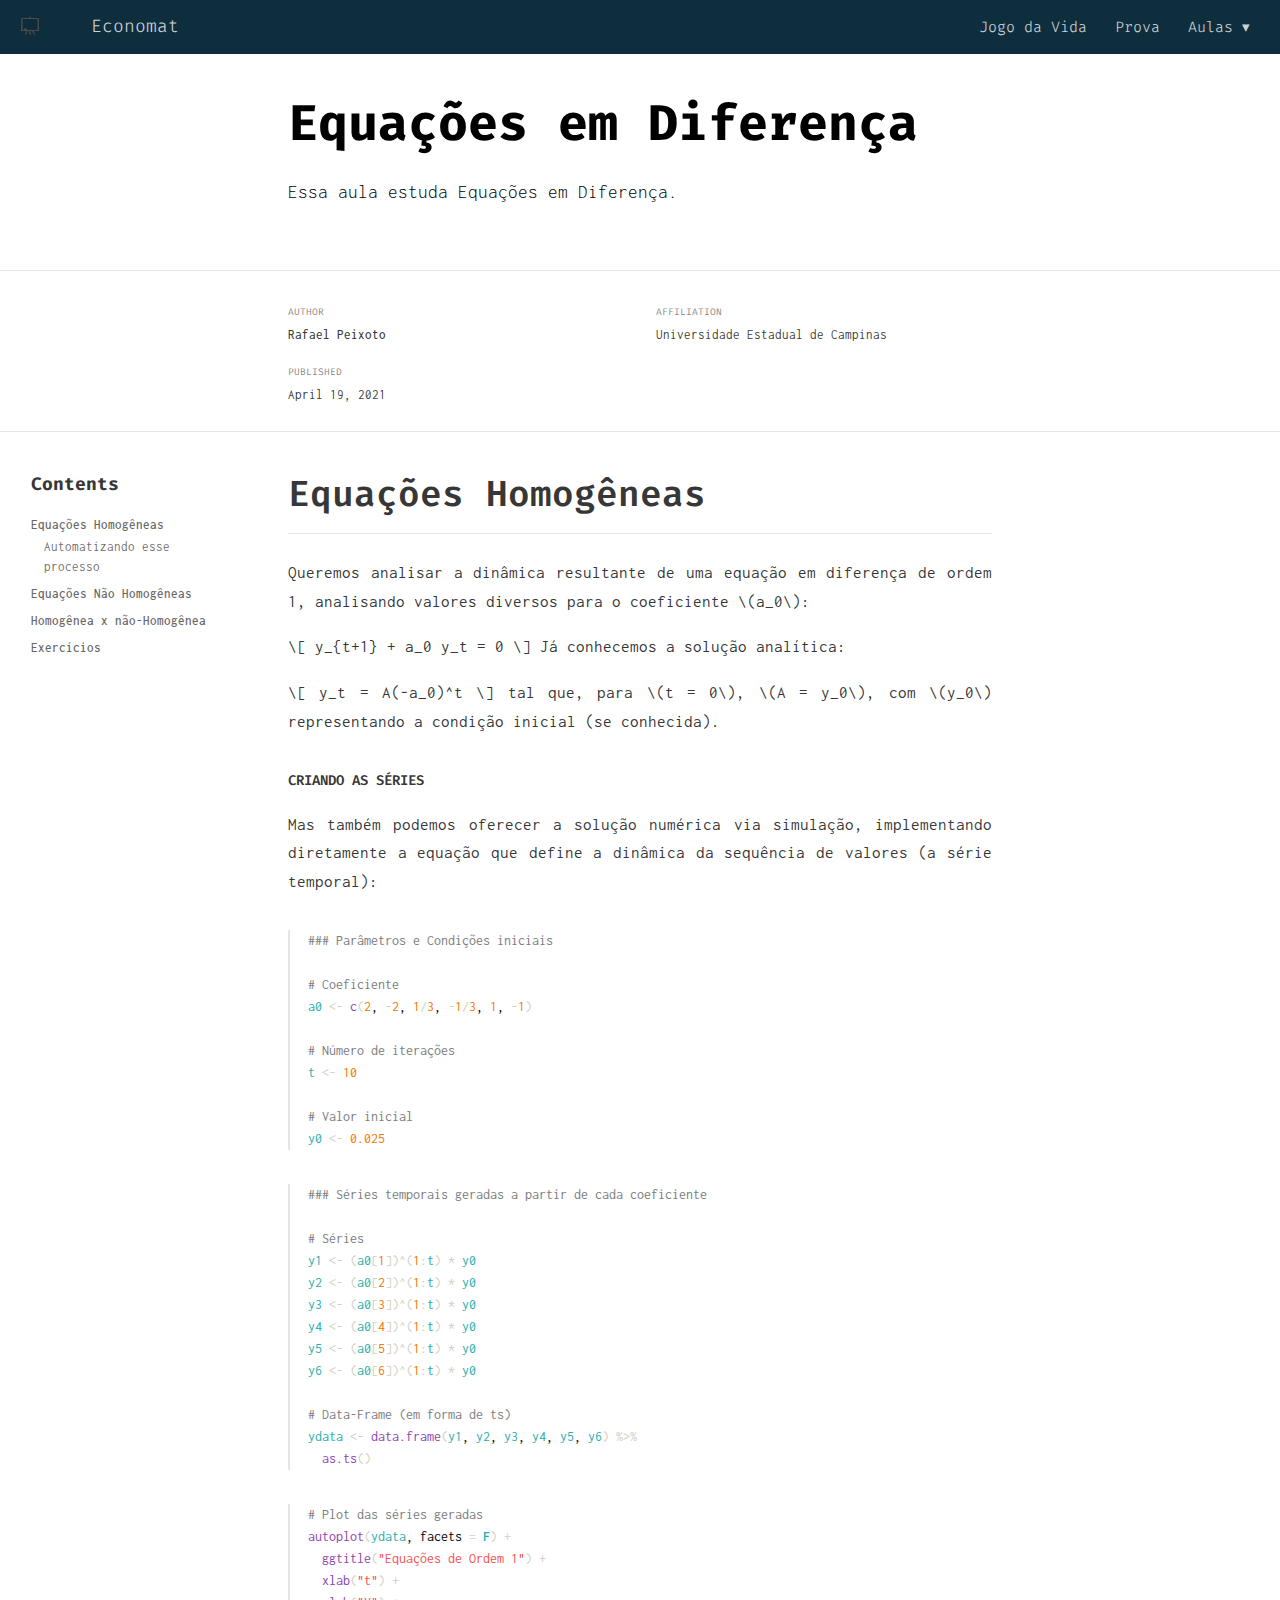
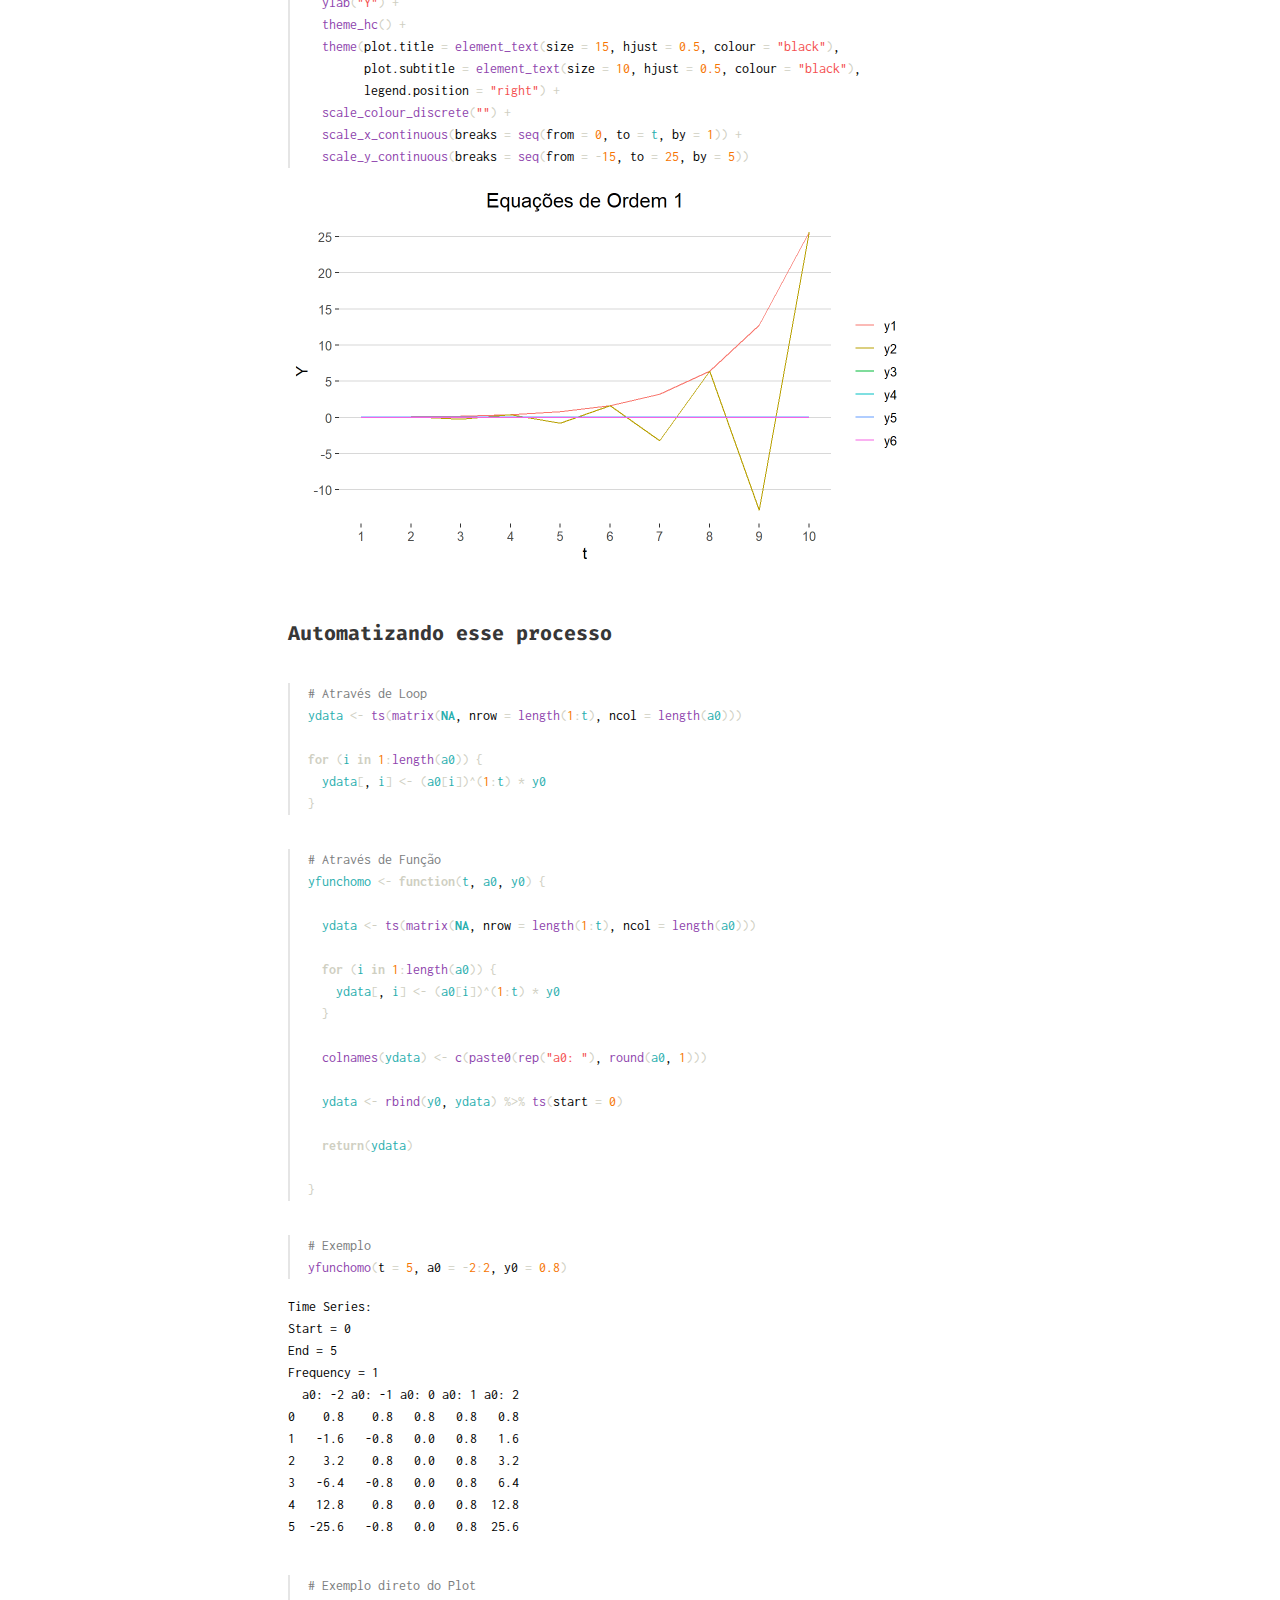
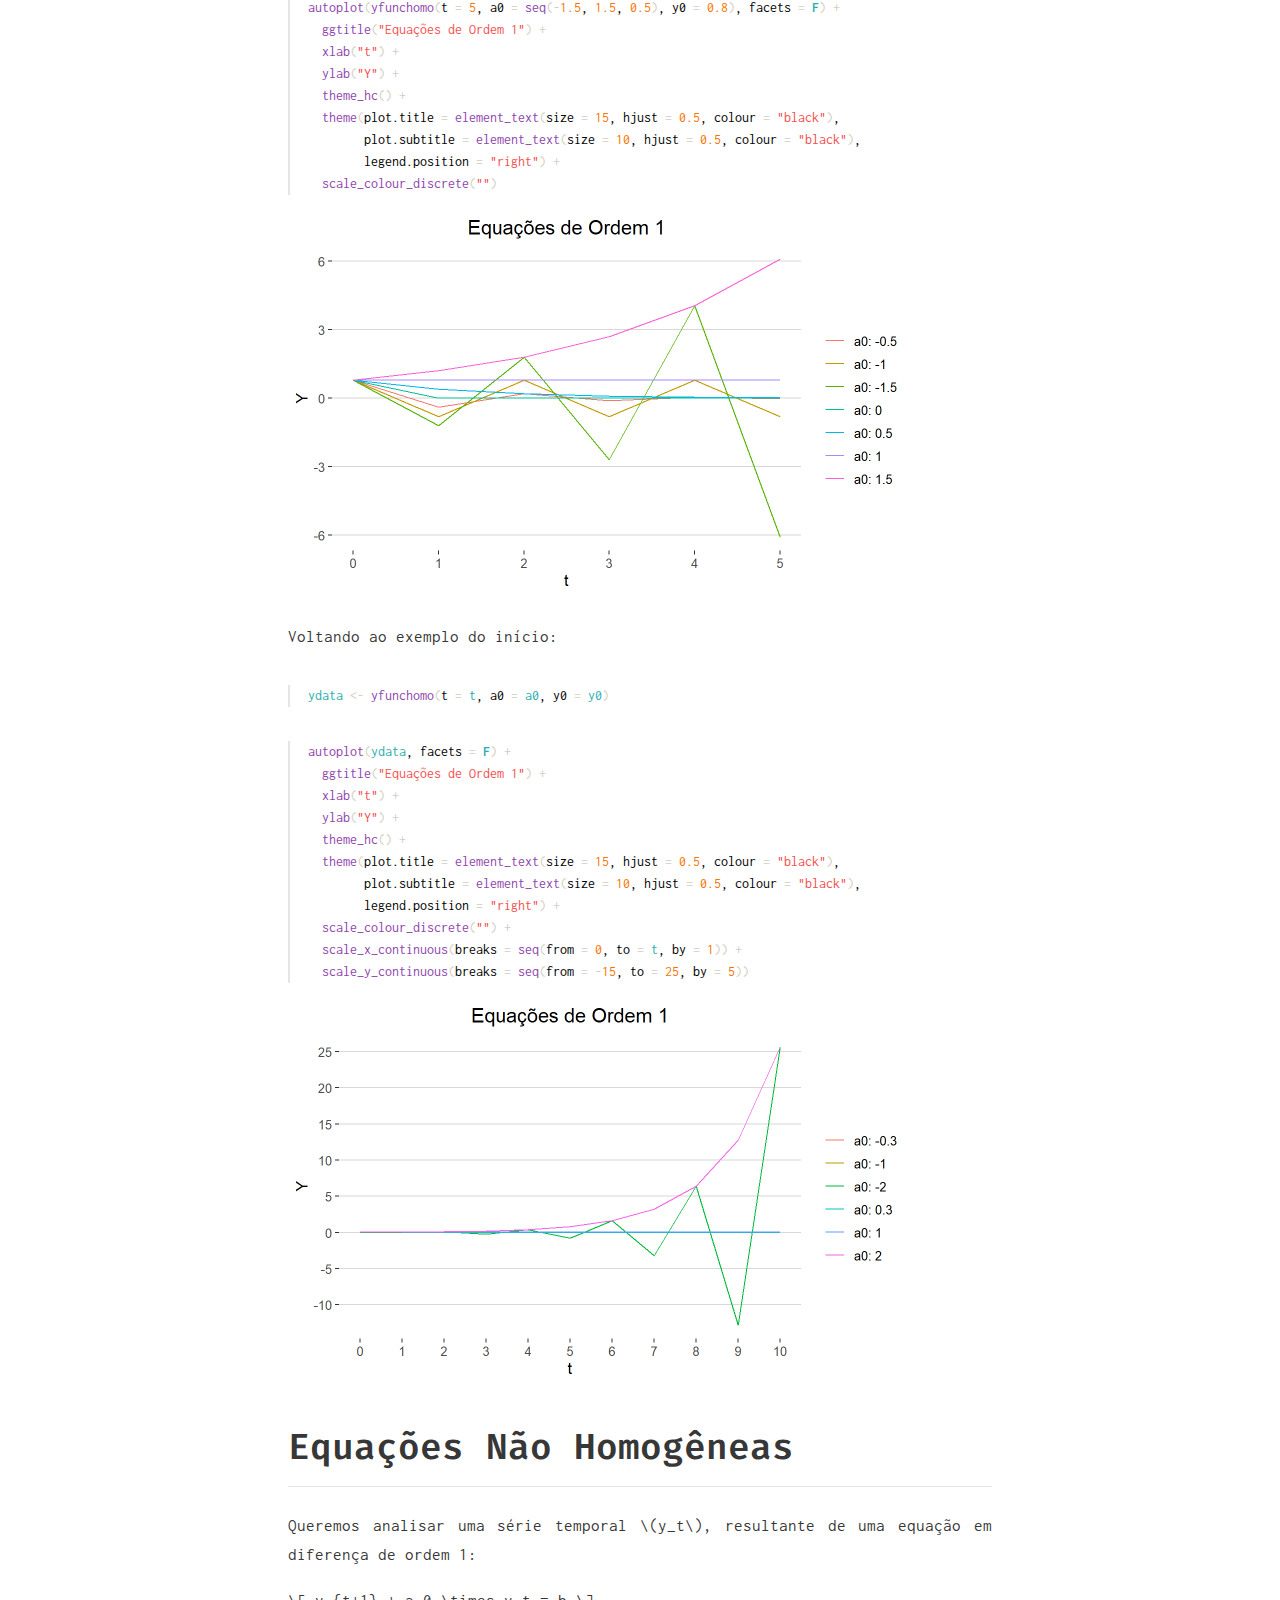
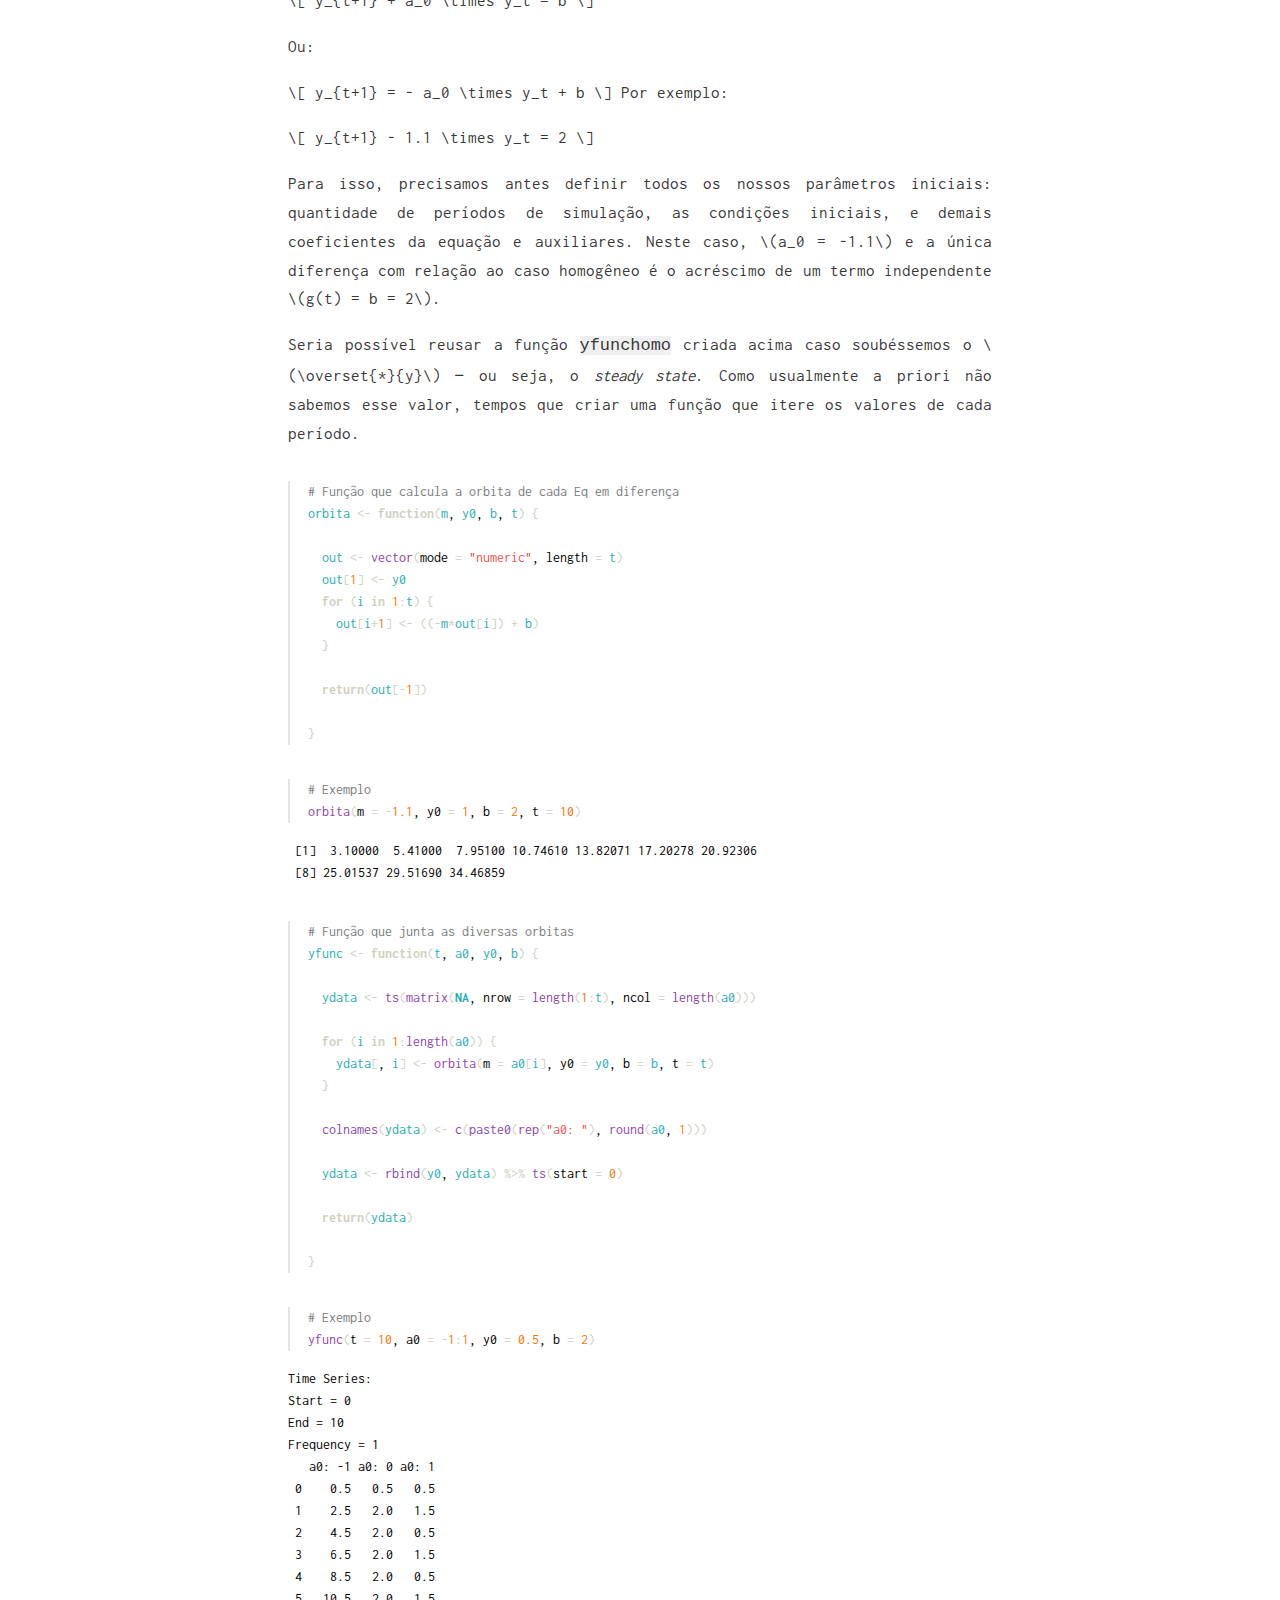
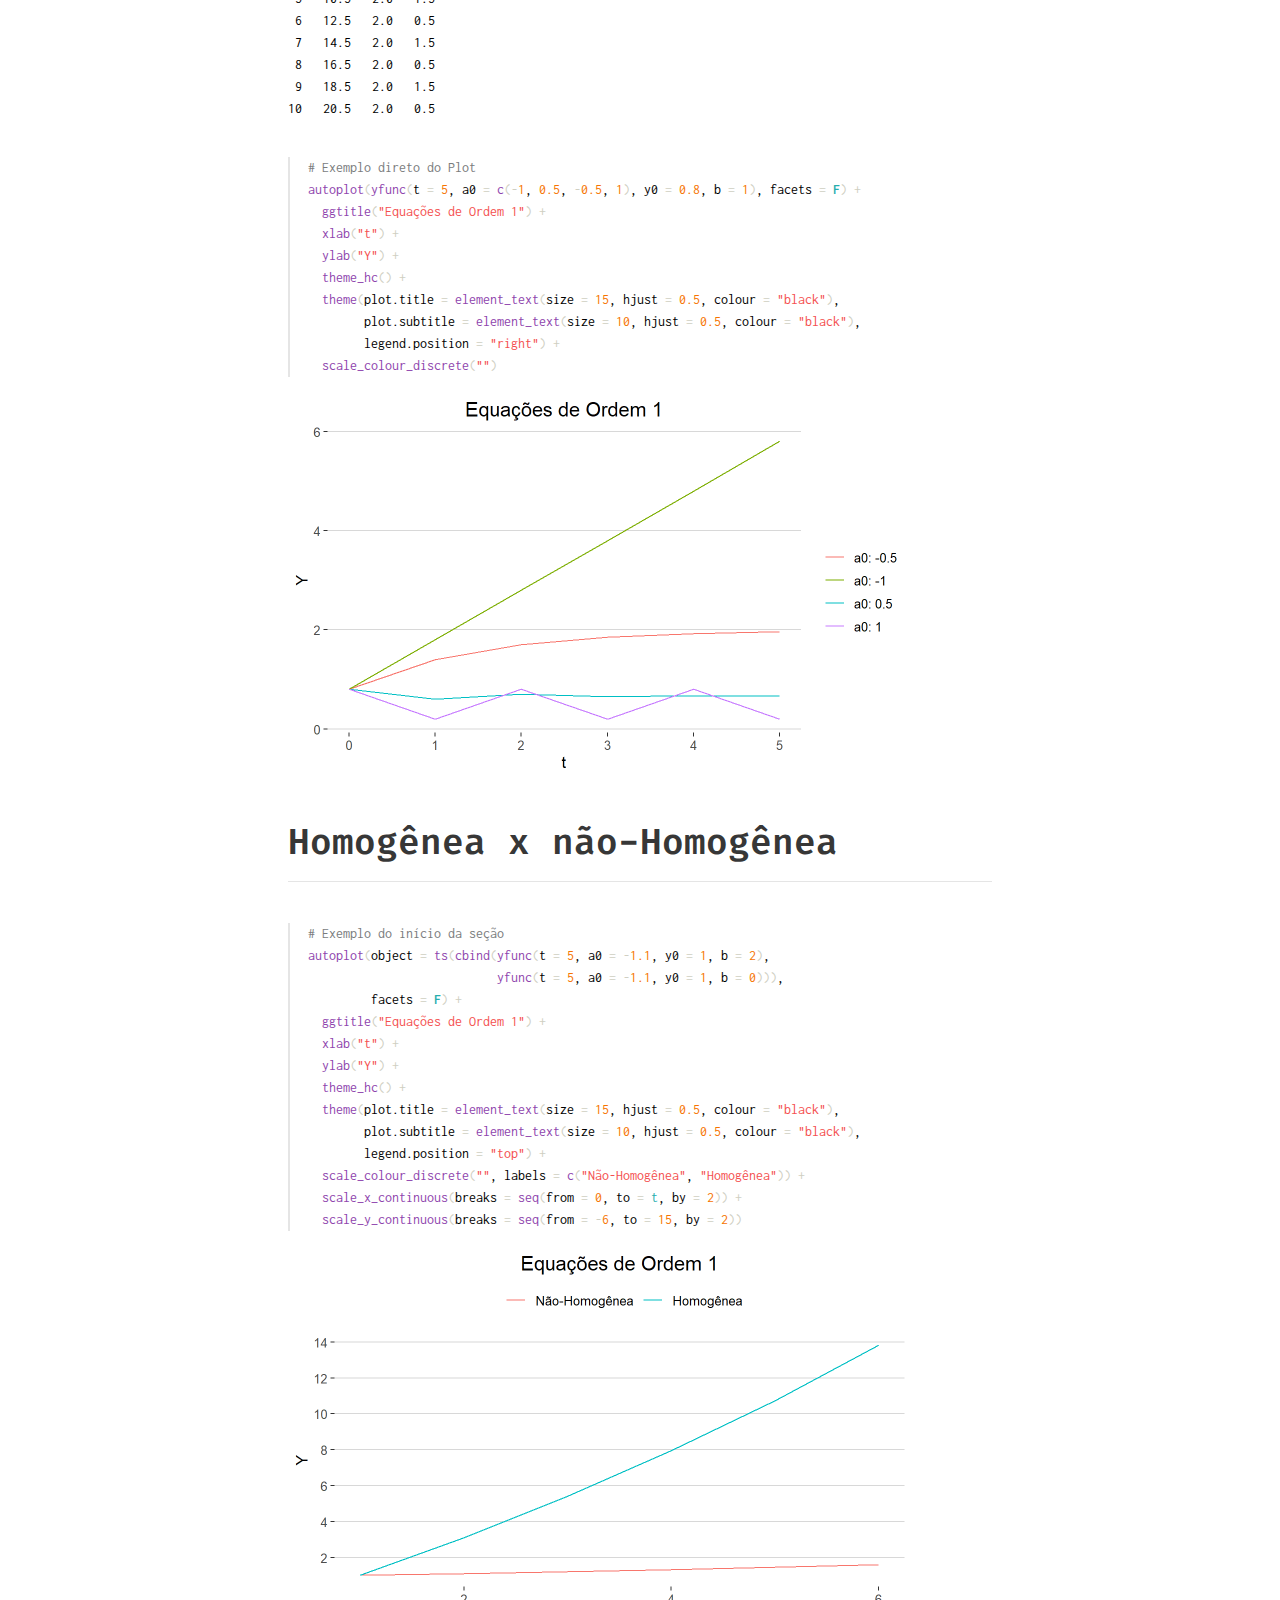
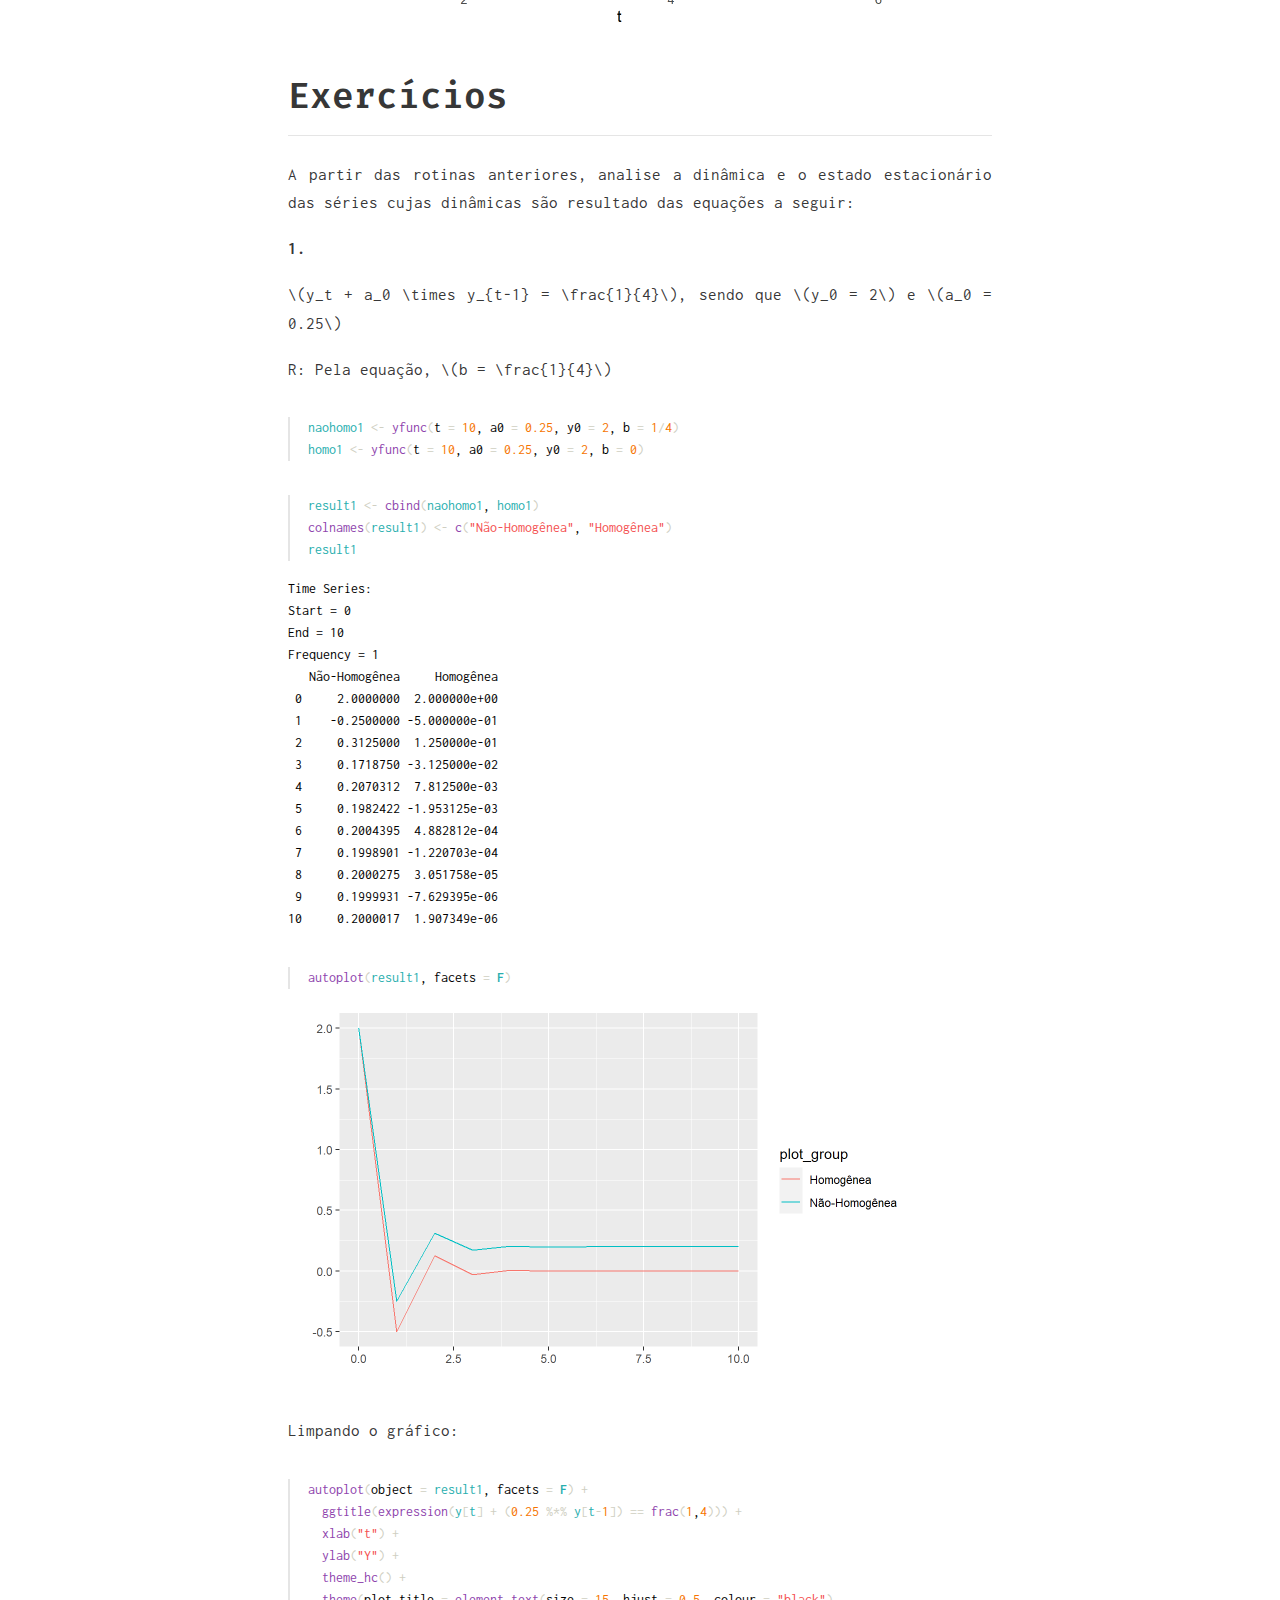
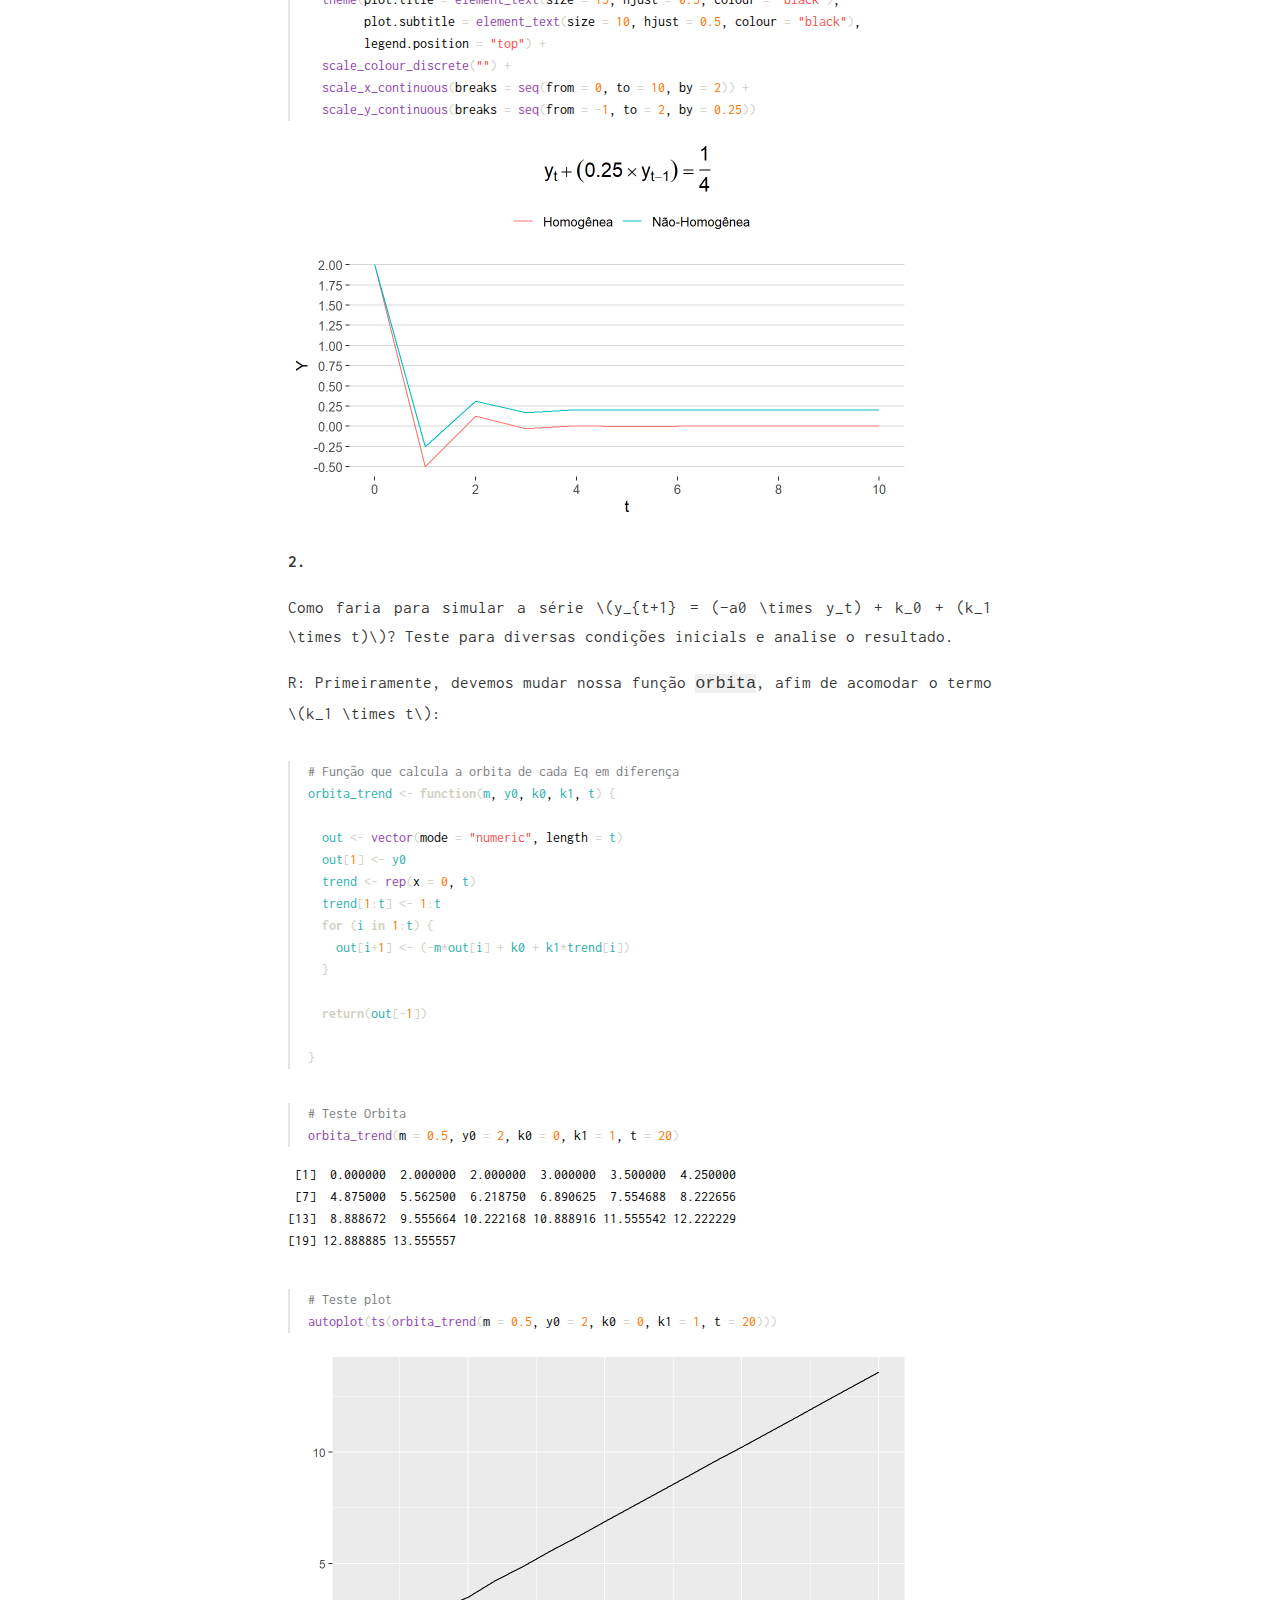
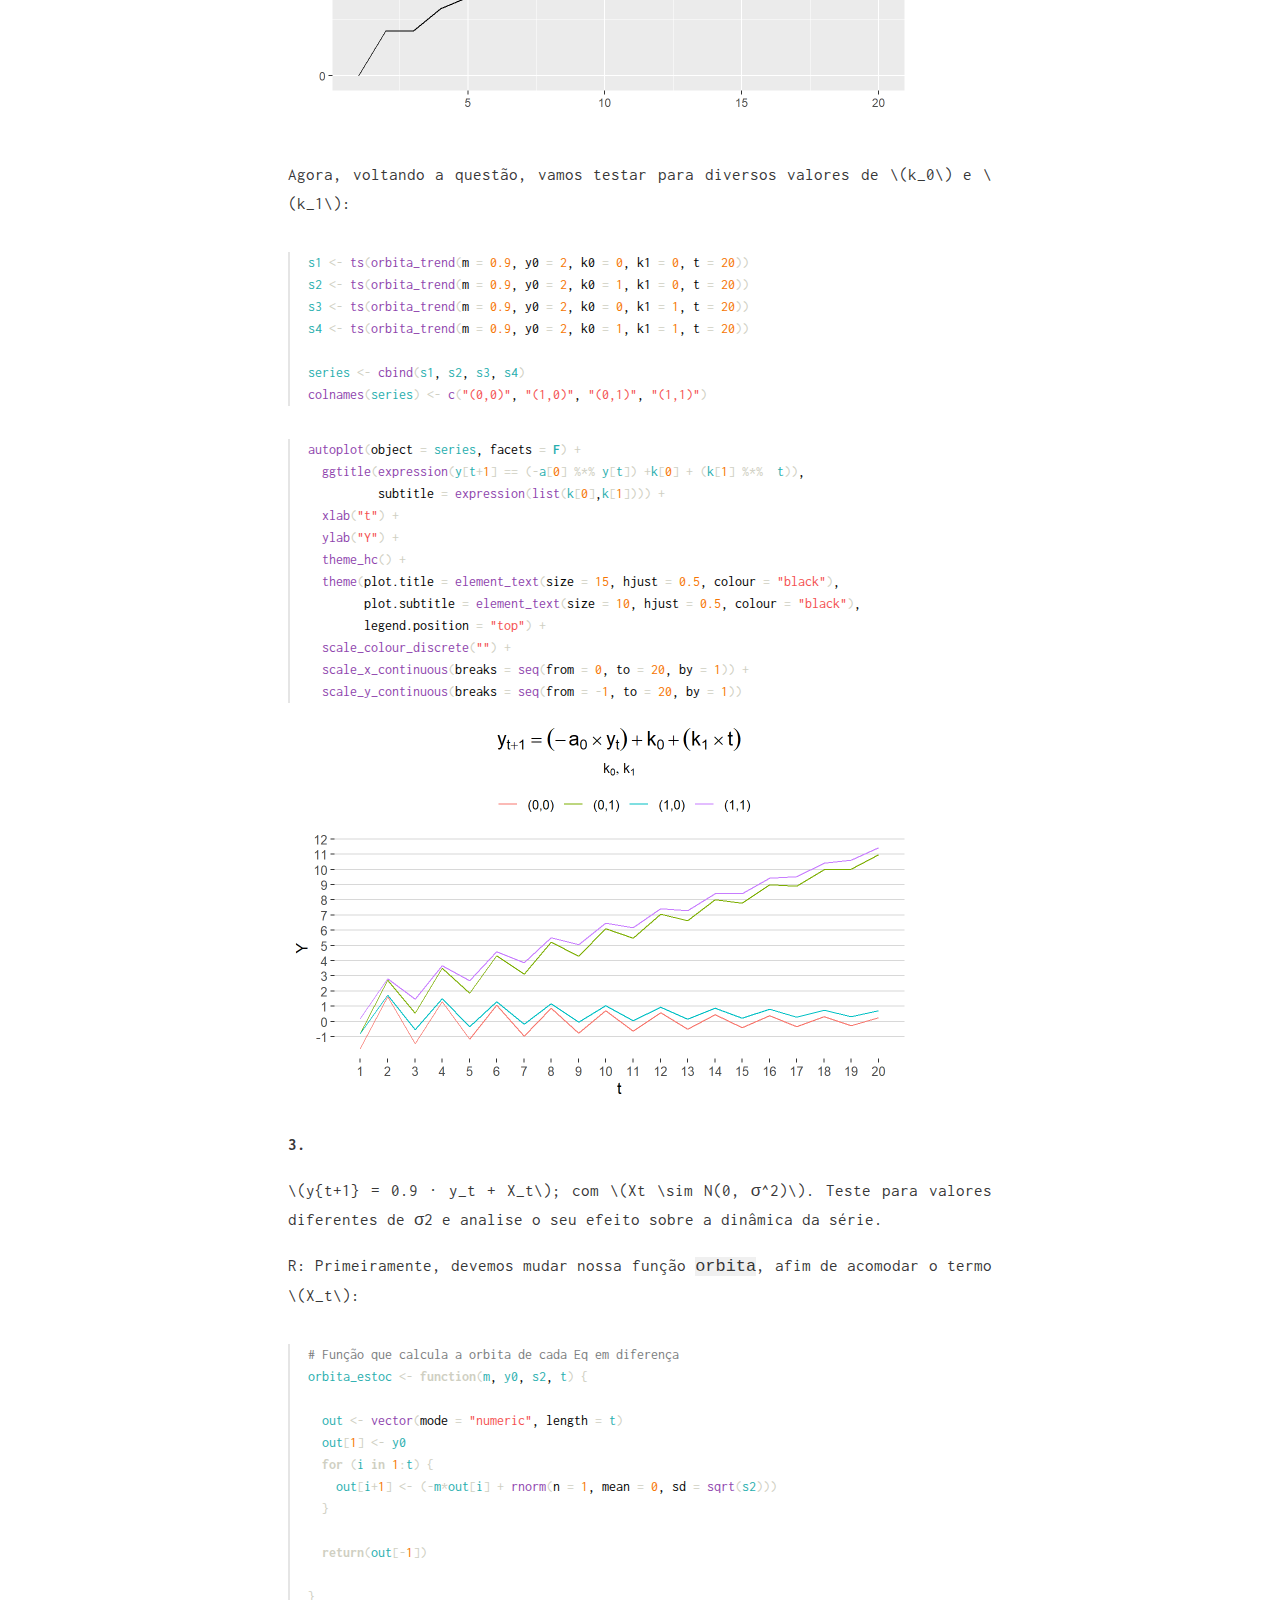
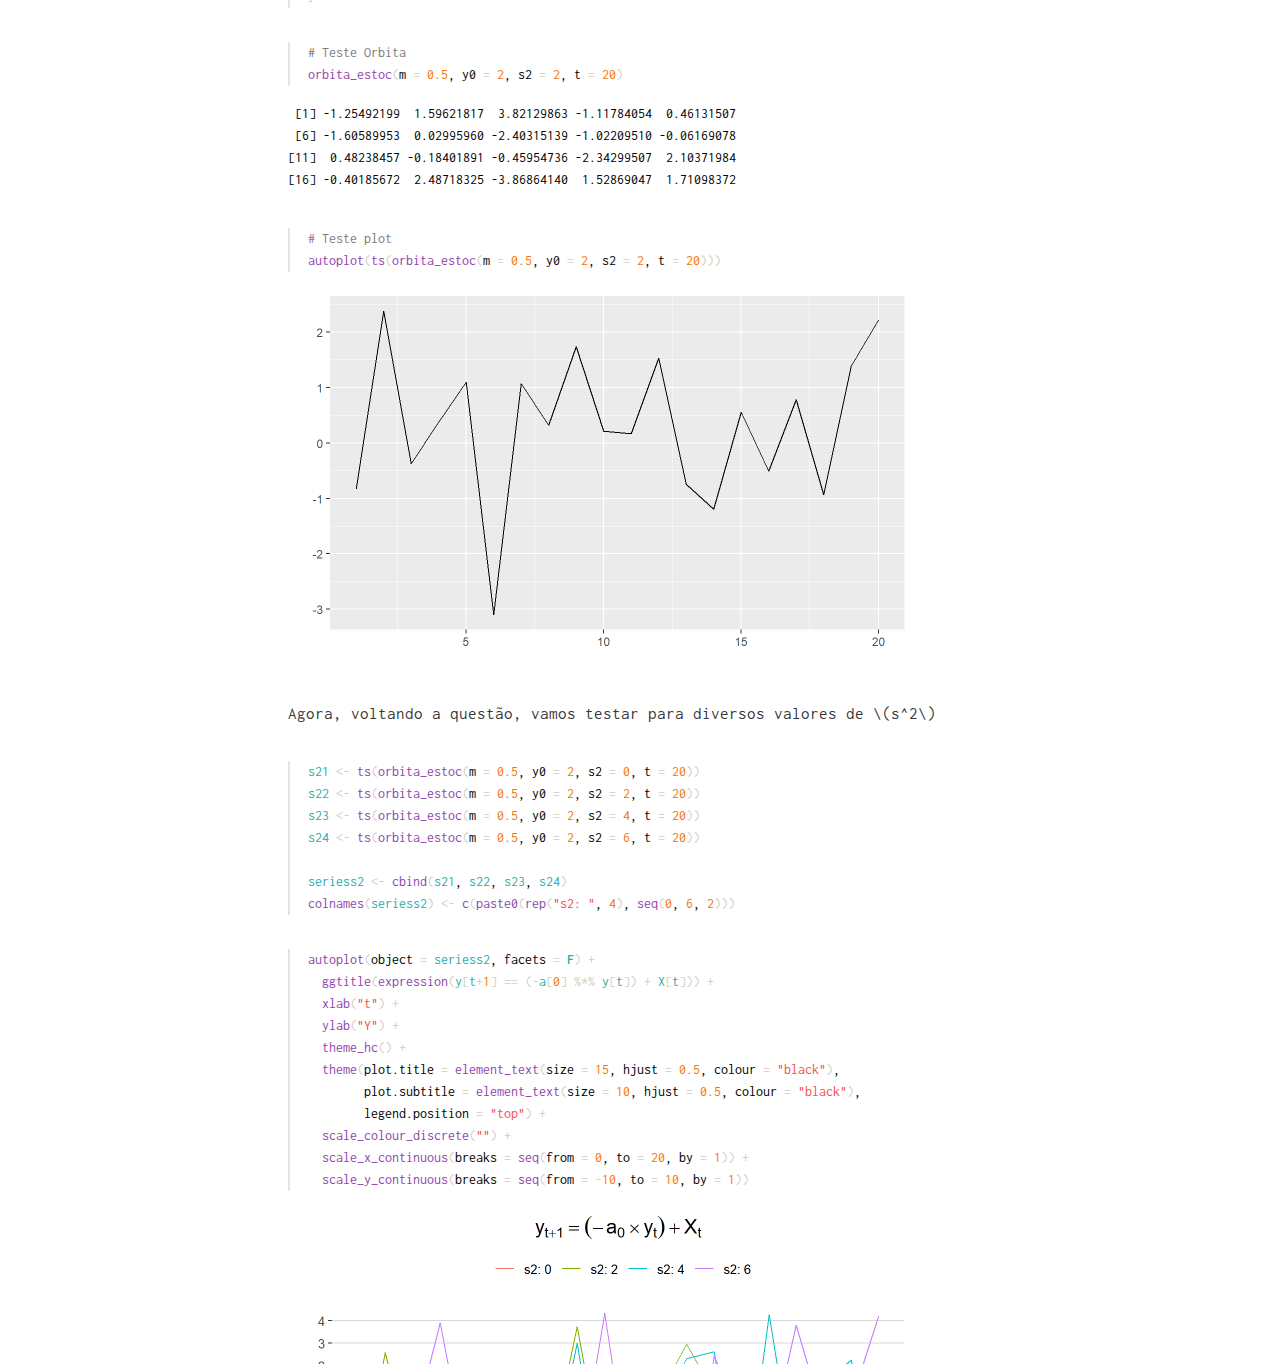
<file: docs/eqdiff.html>
<!DOCTYPE html>

<html xmlns="http://www.w3.org/1999/xhtml" lang="" xml:lang="">

<head>
  <meta charset="utf-8"/>
  <meta name="viewport" content="width=device-width, initial-scale=1"/>
  <meta http-equiv="X-UA-Compatible" content="IE=Edge,chrome=1"/>
  <meta name="generator" content="distill" />

  <style type="text/css">
  /* Hide doc at startup (prevent jankiness while JS renders/transforms) */
  body {
    visibility: hidden;
  }
  </style>

 <!--radix_placeholder_import_source-->
 <!--/radix_placeholder_import_source-->

<style type="text/css">code{white-space: pre;}</style>
<style type="text/css" data-origin="pandoc">
pre > code.sourceCode { white-space: pre; position: relative; }
pre > code.sourceCode > span { display: inline-block; line-height: 1.25; }
pre > code.sourceCode > span:empty { height: 1.2em; }
code.sourceCode > span { color: inherit; text-decoration: inherit; }
div.sourceCode { margin: 1em 0; }
pre.sourceCode { margin: 0; }
@media screen {
div.sourceCode { overflow: auto; }
}
@media print {
pre > code.sourceCode { white-space: pre-wrap; }
pre > code.sourceCode > span { text-indent: -5em; padding-left: 5em; }
}
pre.numberSource code
  { counter-reset: source-line 0; }
pre.numberSource code > span
  { position: relative; left: -4em; counter-increment: source-line; }
pre.numberSource code > span > a:first-child::before
  { content: counter(source-line);
    position: relative; left: -1em; text-align: right; vertical-align: baseline;
    border: none; display: inline-block;
    -webkit-touch-callout: none; -webkit-user-select: none;
    -khtml-user-select: none; -moz-user-select: none;
    -ms-user-select: none; user-select: none;
    padding: 0 4px; width: 4em;
    background-color: #232629;
    color: #7a7c7d;
  }
pre.numberSource { margin-left: 3em; border-left: 1px solid #7a7c7d;  padding-left: 4px; }
div.sourceCode
  { color: #cfcfc2; background-color: #232629; }
@media screen {
pre > code.sourceCode > span > a:first-child::before { text-decoration: underline; }
}
code span { color: #cfcfc2; } /* Normal */
code span.al { color: #95da4c; background-color: #4d1f24; font-weight: bold; } /* Alert */
code span.an { color: #3f8058; } /* Annotation */
code span.at { color: #2980b9; } /* Attribute */
code span.bn { color: #f67400; } /* BaseN */
code span.bu { color: #7f8c8d; } /* BuiltIn */
code span.cf { color: #fdbc4b; font-weight: bold; } /* ControlFlow */
code span.ch { color: #3daee9; } /* Char */
code span.cn { color: #27aeae; font-weight: bold; } /* Constant */
code span.co { color: #7a7c7d; } /* Comment */
code span.cv { color: #7f8c8d; } /* CommentVar */
code span.do { color: #a43340; } /* Documentation */
code span.dt { color: #2980b9; } /* DataType */
code span.dv { color: #f67400; } /* DecVal */
code span.er { color: #da4453; text-decoration: underline; } /* Error */
code span.ex { color: #0099ff; font-weight: bold; } /* Extension */
code span.fl { color: #f67400; } /* Float */
code span.fu { color: #8e44ad; } /* Function */
code span.im { color: #27ae60; } /* Import */
code span.in { color: #c45b00; } /* Information */
code span.kw { color: #cfcfc2; font-weight: bold; } /* Keyword */
code span.op { color: #cfcfc2; } /* Operator */
code span.ot { color: #27ae60; } /* Other */
code span.pp { color: #27ae60; } /* Preprocessor */
code span.re { color: #2980b9; background-color: #153042; } /* RegionMarker */
code span.sc { color: #3daee9; } /* SpecialChar */
code span.ss { color: #da4453; } /* SpecialString */
code span.st { color: #f44f4f; } /* String */
code span.va { color: #27aeae; } /* Variable */
code span.vs { color: #da4453; } /* VerbatimString */
code span.wa { color: #da4453; } /* Warning */
</style>

  <!--radix_placeholder_meta_tags-->
  <title>Economat: Equações em Diferença</title>

  <meta property="description" itemprop="description" content="Essa aula estuda Equações em Diferença."/>


  <!--  https://schema.org/Article -->
  <meta property="article:published" itemprop="datePublished" content="2021-04-19"/>
  <meta property="article:created" itemprop="dateCreated" content="2021-04-19"/>
  <meta name="article:author" content="Rafael Peixoto"/>

  <!--  https://developers.facebook.com/docs/sharing/webmasters#markup -->
  <meta property="og:title" content="Economat: Equações em Diferença"/>
  <meta property="og:type" content="article"/>
  <meta property="og:description" content="Essa aula estuda Equações em Diferença."/>
  <meta property="og:locale" content="en_US"/>
  <meta property="og:site_name" content="Economat"/>

  <!--  https://dev.twitter.com/cards/types/summary -->
  <meta property="twitter:card" content="summary"/>
  <meta property="twitter:title" content="Economat: Equações em Diferença"/>
  <meta property="twitter:description" content="Essa aula estuda Equações em Diferença."/>

  <!--/radix_placeholder_meta_tags-->
  <!--radix_placeholder_rmarkdown_metadata-->

  <script type="text/json" id="radix-rmarkdown-metadata">
  {"type":"list","attributes":{"names":{"type":"character","attributes":{},"value":["title","description","author","date","output"]}},"value":[{"type":"character","attributes":{},"value":["Equações em Diferença"]},{"type":"character","attributes":{},"value":["Essa aula estuda Equações em Diferença.\n"]},{"type":"list","attributes":{},"value":[{"type":"list","attributes":{"names":{"type":"character","attributes":{},"value":["name","affiliation"]}},"value":[{"type":"character","attributes":{},"value":["Rafael Peixoto"]},{"type":"character","attributes":{},"value":["Universidade Estadual de Campinas"]}]}]},{"type":"character","attributes":{},"value":["04-19-2021"]},{"type":"character","attributes":{},"value":["distill::distill_article"]}]}
  </script>
  <!--/radix_placeholder_rmarkdown_metadata-->
  <!--radix_placeholder_navigation_in_header-->
  <meta name="distill:offset" content=""/>

  <script type="application/javascript">

    window.headroom_prevent_pin = false;

    window.document.addEventListener("DOMContentLoaded", function (event) {

      // initialize headroom for banner
      var header = $('header').get(0);
      var headerHeight = header.offsetHeight;
      var headroom = new Headroom(header, {
        tolerance: 5,
        onPin : function() {
          if (window.headroom_prevent_pin) {
            window.headroom_prevent_pin = false;
            headroom.unpin();
          }
        }
      });
      headroom.init();
      if(window.location.hash)
        headroom.unpin();
      $(header).addClass('headroom--transition');

      // offset scroll location for banner on hash change
      // (see: https://github.com/WickyNilliams/headroom.js/issues/38)
      window.addEventListener("hashchange", function(event) {
        window.scrollTo(0, window.pageYOffset - (headerHeight + 25));
      });

      // responsive menu
      $('.distill-site-header').each(function(i, val) {
        var topnav = $(this);
        var toggle = topnav.find('.nav-toggle');
        toggle.on('click', function() {
          topnav.toggleClass('responsive');
        });
      });

      // nav dropdowns
      $('.nav-dropbtn').click(function(e) {
        $(this).next('.nav-dropdown-content').toggleClass('nav-dropdown-active');
        $(this).parent().siblings('.nav-dropdown')
           .children('.nav-dropdown-content').removeClass('nav-dropdown-active');
      });
      $("body").click(function(e){
        $('.nav-dropdown-content').removeClass('nav-dropdown-active');
      });
      $(".nav-dropdown").click(function(e){
        e.stopPropagation();
      });
    });
  </script>

  <style type="text/css">

  /* Theme (user-documented overrideables for nav appearance) */

  .distill-site-nav {
    color: rgba(255, 255, 255, 0.8);
    background-color: #0F2E3D;
    font-size: 15px;
    font-weight: 300;
  }

  .distill-site-nav a {
    color: inherit;
    text-decoration: none;
  }

  .distill-site-nav a:hover {
    color: white;
  }

  @media print {
    .distill-site-nav {
      display: none;
    }
  }

  .distill-site-header {

  }

  .distill-site-footer {

  }


  /* Site Header */

  .distill-site-header {
    width: 100%;
    box-sizing: border-box;
    z-index: 3;
  }

  .distill-site-header .nav-left {
    display: inline-block;
    margin-left: 8px;
  }

  @media screen and (max-width: 768px) {
    .distill-site-header .nav-left {
      margin-left: 0;
    }
  }


  .distill-site-header .nav-right {
    float: right;
    margin-right: 8px;
  }

  .distill-site-header a,
  .distill-site-header .title {
    display: inline-block;
    text-align: center;
    padding: 14px 10px 14px 10px;
  }

  .distill-site-header .title {
    font-size: 18px;
    min-width: 150px;
  }

  .distill-site-header .logo {
    padding: 0;
  }

  .distill-site-header .logo img {
    display: none;
    max-height: 20px;
    width: auto;
    margin-bottom: -4px;
  }

  .distill-site-header .nav-image img {
    max-height: 18px;
    width: auto;
    display: inline-block;
    margin-bottom: -3px;
  }



  @media screen and (min-width: 1000px) {
    .distill-site-header .logo img {
      display: inline-block;
    }
    .distill-site-header .nav-left {
      margin-left: 20px;
    }
    .distill-site-header .nav-right {
      margin-right: 20px;
    }
    .distill-site-header .title {
      padding-left: 12px;
    }
  }


  .distill-site-header .nav-toggle {
    display: none;
  }

  .nav-dropdown {
    display: inline-block;
    position: relative;
  }

  .nav-dropdown .nav-dropbtn {
    border: none;
    outline: none;
    color: rgba(255, 255, 255, 0.8);
    padding: 16px 10px;
    background-color: transparent;
    font-family: inherit;
    font-size: inherit;
    font-weight: inherit;
    margin: 0;
    margin-top: 1px;
    z-index: 2;
  }

  .nav-dropdown-content {
    display: none;
    position: absolute;
    background-color: white;
    min-width: 200px;
    border: 1px solid rgba(0,0,0,0.15);
    border-radius: 4px;
    box-shadow: 0px 8px 16px 0px rgba(0,0,0,0.1);
    z-index: 1;
    margin-top: 2px;
    white-space: nowrap;
    padding-top: 4px;
    padding-bottom: 4px;
  }

  .nav-dropdown-content hr {
    margin-top: 4px;
    margin-bottom: 4px;
    border: none;
    border-bottom: 1px solid rgba(0, 0, 0, 0.1);
  }

  .nav-dropdown-active {
    display: block;
  }

  .nav-dropdown-content a, .nav-dropdown-content .nav-dropdown-header {
    color: black;
    padding: 6px 24px;
    text-decoration: none;
    display: block;
    text-align: left;
  }

  .nav-dropdown-content .nav-dropdown-header {
    display: block;
    padding: 5px 24px;
    padding-bottom: 0;
    text-transform: uppercase;
    font-size: 14px;
    color: #999999;
    white-space: nowrap;
  }

  .nav-dropdown:hover .nav-dropbtn {
    color: white;
  }

  .nav-dropdown-content a:hover {
    background-color: #ddd;
    color: black;
  }

  .nav-right .nav-dropdown-content {
    margin-left: -45%;
    right: 0;
  }

  @media screen and (max-width: 768px) {
    .distill-site-header a, .distill-site-header .nav-dropdown  {display: none;}
    .distill-site-header a.nav-toggle {
      float: right;
      display: block;
    }
    .distill-site-header .title {
      margin-left: 0;
    }
    .distill-site-header .nav-right {
      margin-right: 0;
    }
    .distill-site-header {
      overflow: hidden;
    }
    .nav-right .nav-dropdown-content {
      margin-left: 0;
    }
  }


  @media screen and (max-width: 768px) {
    .distill-site-header.responsive {position: relative; min-height: 500px; }
    .distill-site-header.responsive a.nav-toggle {
      position: absolute;
      right: 0;
      top: 0;
    }
    .distill-site-header.responsive a,
    .distill-site-header.responsive .nav-dropdown {
      display: block;
      text-align: left;
    }
    .distill-site-header.responsive .nav-left,
    .distill-site-header.responsive .nav-right {
      width: 100%;
    }
    .distill-site-header.responsive .nav-dropdown {float: none;}
    .distill-site-header.responsive .nav-dropdown-content {position: relative;}
    .distill-site-header.responsive .nav-dropdown .nav-dropbtn {
      display: block;
      width: 100%;
      text-align: left;
    }
  }

  /* Site Footer */

  .distill-site-footer {
    width: 100%;
    overflow: hidden;
    box-sizing: border-box;
    z-index: 3;
    margin-top: 30px;
    padding-top: 30px;
    padding-bottom: 30px;
    text-align: center;
  }

  /* Headroom */

  d-title {
    padding-top: 6rem;
  }

  @media print {
    d-title {
      padding-top: 4rem;
    }
  }

  .headroom {
    z-index: 1000;
    position: fixed;
    top: 0;
    left: 0;
    right: 0;
  }

  .headroom--transition {
    transition: all .4s ease-in-out;
  }

  .headroom--unpinned {
    top: -100px;
  }

  .headroom--pinned {
    top: 0;
  }

  /* adjust viewport for navbar height */
  /* helps vertically center bootstrap (non-distill) content */
  .min-vh-100 {
    min-height: calc(100vh - 100px) !important;
  }

  </style>

  <script src="site_libs/jquery-1.11.3/jquery.min.js"></script>
  <link href="site_libs/font-awesome-5.1.0/css/all.css" rel="stylesheet"/>
  <link href="site_libs/font-awesome-5.1.0/css/v4-shims.css" rel="stylesheet"/>
  <script src="site_libs/headroom-0.9.4/headroom.min.js"></script>
  <script src="site_libs/autocomplete-0.37.1/autocomplete.min.js"></script>
  <script src="site_libs/fuse-6.4.1/fuse.min.js"></script>

  <script type="application/javascript">

  function getMeta(metaName) {
    var metas = document.getElementsByTagName('meta');
    for (let i = 0; i < metas.length; i++) {
      if (metas[i].getAttribute('name') === metaName) {
        return metas[i].getAttribute('content');
      }
    }
    return '';
  }

  function offsetURL(url) {
    var offset = getMeta('distill:offset');
    return offset ? offset + '/' + url : url;
  }

  function createFuseIndex() {

    // create fuse index
    var options = {
      keys: [
        { name: 'title', weight: 20 },
        { name: 'categories', weight: 15 },
        { name: 'description', weight: 10 },
        { name: 'contents', weight: 5 },
      ],
      ignoreLocation: true,
      threshold: 0
    };
    var fuse = new window.Fuse([], options);

    // fetch the main search.json
    return fetch(offsetURL('search.json'))
      .then(function(response) {
        if (response.status == 200) {
          return response.json().then(function(json) {
            // index main articles
            json.articles.forEach(function(article) {
              fuse.add(article);
            });
            // download collections and index their articles
            return Promise.all(json.collections.map(function(collection) {
              return fetch(offsetURL(collection)).then(function(response) {
                if (response.status === 200) {
                  return response.json().then(function(articles) {
                    articles.forEach(function(article) {
                      fuse.add(article);
                    });
                  })
                } else {
                  return Promise.reject(
                    new Error('Unexpected status from search index request: ' +
                              response.status)
                  );
                }
              });
            })).then(function() {
              return fuse;
            });
          });

        } else {
          return Promise.reject(
            new Error('Unexpected status from search index request: ' +
                        response.status)
          );
        }
      });
  }

  window.document.addEventListener("DOMContentLoaded", function (event) {

    // get search element (bail if we don't have one)
    var searchEl = window.document.getElementById('distill-search');
    if (!searchEl)
      return;

    createFuseIndex()
      .then(function(fuse) {

        // make search box visible
        searchEl.classList.remove('hidden');

        // initialize autocomplete
        var options = {
          autoselect: true,
          hint: false,
          minLength: 2,
        };
        window.autocomplete(searchEl, options, [{
          source: function(query, callback) {
            const searchOptions = {
              isCaseSensitive: false,
              shouldSort: true,
              minMatchCharLength: 2,
              limit: 10,
            };
            var results = fuse.search(query, searchOptions);
            callback(results
              .map(function(result) { return result.item; })
            );
          },
          templates: {
            suggestion: function(suggestion) {
              var img = suggestion.preview && Object.keys(suggestion.preview).length > 0
                ? `<img src="${offsetURL(suggestion.preview)}"</img>`
                : '';
              var html = `
                <div class="search-item">
                  <h3>${suggestion.title}</h3>
                  <div class="search-item-description">
                    ${suggestion.description || ''}
                  </div>
                  <div class="search-item-preview">
                    ${img}
                  </div>
                </div>
              `;
              return html;
            }
          }
        }]).on('autocomplete:selected', function(event, suggestion) {
          window.location.href = offsetURL(suggestion.path);
        });
        // remove inline display style on autocompleter (we want to
        // manage responsive display via css)
        $('.algolia-autocomplete').css("display", "");
      })
      .catch(function(error) {
        console.log(error);
      });

  });

  </script>

  <style type="text/css">

  .nav-search {
    font-size: x-small;
  }

  /* Algolioa Autocomplete */

  .algolia-autocomplete {
    display: inline-block;
    margin-left: 10px;
    vertical-align: sub;
    background-color: white;
    color: black;
    padding: 6px;
    padding-top: 8px;
    padding-bottom: 0;
    border-radius: 6px;
    border: 1px #0F2E3D solid;
    width: 180px;
  }


  @media screen and (max-width: 768px) {
    .distill-site-nav .algolia-autocomplete {
      display: none;
      visibility: hidden;
    }
    .distill-site-nav.responsive .algolia-autocomplete {
      display: inline-block;
      visibility: visible;
    }
    .distill-site-nav.responsive .algolia-autocomplete .aa-dropdown-menu {
      margin-left: 0;
      width: 400px;
      max-height: 400px;
    }
  }

  .algolia-autocomplete .aa-input, .algolia-autocomplete .aa-hint {
    width: 90%;
    outline: none;
    border: none;
  }

  .algolia-autocomplete .aa-hint {
    color: #999;
  }
  .algolia-autocomplete .aa-dropdown-menu {
    width: 550px;
    max-height: 70vh;
    overflow-x: visible;
    overflow-y: scroll;
    padding: 5px;
    margin-top: 3px;
    margin-left: -150px;
    background-color: #fff;
    border-radius: 5px;
    border: 1px solid #999;
    border-top: none;
  }

  .algolia-autocomplete .aa-dropdown-menu .aa-suggestion {
    cursor: pointer;
    padding: 5px 4px;
    border-bottom: 1px solid #eee;
  }

  .algolia-autocomplete .aa-dropdown-menu .aa-suggestion:last-of-type {
    border-bottom: none;
    margin-bottom: 2px;
  }

  .algolia-autocomplete .aa-dropdown-menu .aa-suggestion .search-item {
    overflow: hidden;
    font-size: 0.8em;
    line-height: 1.4em;
  }

  .algolia-autocomplete .aa-dropdown-menu .aa-suggestion .search-item h3 {
    font-size: 1rem;
    margin-block-start: 0;
    margin-block-end: 5px;
  }

  .algolia-autocomplete .aa-dropdown-menu .aa-suggestion .search-item-description {
    display: inline-block;
    overflow: hidden;
    height: 2.8em;
    width: 80%;
    margin-right: 4%;
  }

  .algolia-autocomplete .aa-dropdown-menu .aa-suggestion .search-item-preview {
    display: inline-block;
    width: 15%;
  }

  .algolia-autocomplete .aa-dropdown-menu .aa-suggestion .search-item-preview img {
    height: 3em;
    width: auto;
    display: none;
  }

  .algolia-autocomplete .aa-dropdown-menu .aa-suggestion .search-item-preview img[src] {
    display: initial;
  }

  .algolia-autocomplete .aa-dropdown-menu .aa-suggestion.aa-cursor {
    background-color: #eee;
  }
  .algolia-autocomplete .aa-dropdown-menu .aa-suggestion em {
    font-weight: bold;
    font-style: normal;
  }

  </style>


  <!--/radix_placeholder_navigation_in_header-->
  <!--radix_placeholder_distill-->

  <style type="text/css">

  body {
    background-color: white;
  }

  .pandoc-table {
    width: 100%;
  }

  .pandoc-table>caption {
    margin-bottom: 10px;
  }

  .pandoc-table th:not([align]) {
    text-align: left;
  }

  .pagedtable-footer {
    font-size: 15px;
  }

  d-byline .byline {
    grid-template-columns: 2fr 2fr;
  }

  d-byline .byline h3 {
    margin-block-start: 1.5em;
  }

  d-byline .byline .authors-affiliations h3 {
    margin-block-start: 0.5em;
  }

  .authors-affiliations .orcid-id {
    width: 16px;
    height:16px;
    margin-left: 4px;
    margin-right: 4px;
    vertical-align: middle;
    padding-bottom: 2px;
  }

  d-title .dt-tags {
    margin-top: 1em;
    grid-column: text;
  }

  .dt-tags .dt-tag {
    text-decoration: none;
    display: inline-block;
    color: rgba(0,0,0,0.6);
    padding: 0em 0.4em;
    margin-right: 0.5em;
    margin-bottom: 0.4em;
    font-size: 70%;
    border: 1px solid rgba(0,0,0,0.2);
    border-radius: 3px;
    text-transform: uppercase;
    font-weight: 500;
  }

  d-article table.gt_table td,
  d-article table.gt_table th {
    border-bottom: none;
  }

  .html-widget {
    margin-bottom: 2.0em;
  }

  .l-screen-inset {
    padding-right: 16px;
  }

  .l-screen .caption {
    margin-left: 10px;
  }

  .shaded {
    background: rgb(247, 247, 247);
    padding-top: 20px;
    padding-bottom: 20px;
    border-top: 1px solid rgba(0, 0, 0, 0.1);
    border-bottom: 1px solid rgba(0, 0, 0, 0.1);
  }

  .shaded .html-widget {
    margin-bottom: 0;
    border: 1px solid rgba(0, 0, 0, 0.1);
  }

  .shaded .shaded-content {
    background: white;
  }

  .text-output {
    margin-top: 0;
    line-height: 1.5em;
  }

  .hidden {
    display: none !important;
  }

  d-article {
    padding-top: 2.5rem;
    padding-bottom: 30px;
  }

  d-appendix {
    padding-top: 30px;
  }

  d-article>p>img {
    width: 100%;
  }

  d-article h2 {
    margin: 1rem 0 1.5rem 0;
  }

  d-article h3 {
    margin-top: 1.5rem;
  }

  d-article iframe {
    border: 1px solid rgba(0, 0, 0, 0.1);
    margin-bottom: 2.0em;
    width: 100%;
  }

  /* Tweak code blocks */

  d-article div.sourceCode code,
  d-article pre code {
    font-family: Consolas, Monaco, 'Andale Mono', 'Ubuntu Mono', monospace;
  }

  d-article pre,
  d-article div.sourceCode,
  d-article div.sourceCode pre {
    overflow: auto;
  }

  d-article div.sourceCode {
    background-color: white;
  }

  d-article div.sourceCode pre {
    padding-left: 10px;
    font-size: 12px;
    border-left: 2px solid rgba(0,0,0,0.1);
  }

  d-article pre {
    font-size: 12px;
    color: black;
    background: none;
    margin-top: 0;
    text-align: left;
    white-space: pre;
    word-spacing: normal;
    word-break: normal;
    word-wrap: normal;
    line-height: 1.5;

    -moz-tab-size: 4;
    -o-tab-size: 4;
    tab-size: 4;

    -webkit-hyphens: none;
    -moz-hyphens: none;
    -ms-hyphens: none;
    hyphens: none;
  }

  d-article pre a {
    border-bottom: none;
  }

  d-article pre a:hover {
    border-bottom: none;
    text-decoration: underline;
  }

  d-article details {
    grid-column: text;
    margin-bottom: 0.8em;
  }

  @media(min-width: 768px) {

  d-article pre,
  d-article div.sourceCode,
  d-article div.sourceCode pre {
    overflow: visible !important;
  }

  d-article div.sourceCode pre {
    padding-left: 18px;
    font-size: 14px;
  }

  d-article pre {
    font-size: 14px;
  }

  }

  figure img.external {
    background: white;
    border: 1px solid rgba(0, 0, 0, 0.1);
    box-shadow: 0 1px 8px rgba(0, 0, 0, 0.1);
    padding: 18px;
    box-sizing: border-box;
  }

  /* CSS for d-contents */

  .d-contents {
    grid-column: text;
    color: rgba(0,0,0,0.8);
    font-size: 0.9em;
    padding-bottom: 1em;
    margin-bottom: 1em;
    padding-bottom: 0.5em;
    margin-bottom: 1em;
    padding-left: 0.25em;
    justify-self: start;
  }

  @media(min-width: 1000px) {
    .d-contents.d-contents-float {
      height: 0;
      grid-column-start: 1;
      grid-column-end: 4;
      justify-self: center;
      padding-right: 3em;
      padding-left: 2em;
    }
  }

  .d-contents nav h3 {
    font-size: 18px;
    margin-top: 0;
    margin-bottom: 1em;
  }

  .d-contents li {
    list-style-type: none
  }

  .d-contents nav > ul {
    padding-left: 0;
  }

  .d-contents ul {
    padding-left: 1em
  }

  .d-contents nav ul li {
    margin-top: 0.6em;
    margin-bottom: 0.2em;
  }

  .d-contents nav a {
    font-size: 13px;
    border-bottom: none;
    text-decoration: none
    color: rgba(0, 0, 0, 0.8);
  }

  .d-contents nav a:hover {
    text-decoration: underline solid rgba(0, 0, 0, 0.6)
  }

  .d-contents nav > ul > li > a {
    font-weight: 600;
  }

  .d-contents nav > ul > li > ul {
    font-weight: inherit;
  }

  .d-contents nav > ul > li > ul > li {
    margin-top: 0.2em;
  }


  .d-contents nav ul {
    margin-top: 0;
    margin-bottom: 0.25em;
  }

  .d-article-with-toc h2:nth-child(2) {
    margin-top: 0;
  }


  /* Figure */

  .figure {
    position: relative;
    margin-bottom: 2.5em;
    margin-top: 1.5em;
  }

  .figure img {
    width: 100%;
  }

  .figure .caption {
    color: rgba(0, 0, 0, 0.6);
    font-size: 12px;
    line-height: 1.5em;
  }

  .figure img.external {
    background: white;
    border: 1px solid rgba(0, 0, 0, 0.1);
    box-shadow: 0 1px 8px rgba(0, 0, 0, 0.1);
    padding: 18px;
    box-sizing: border-box;
  }

  .figure .caption a {
    color: rgba(0, 0, 0, 0.6);
  }

  .figure .caption b,
  .figure .caption strong, {
    font-weight: 600;
    color: rgba(0, 0, 0, 1.0);
  }

  /* Citations */

  d-article .citation {
    color: inherit;
    cursor: inherit;
  }

  div.hanging-indent{
    margin-left: 1em; text-indent: -1em;
  }

  /* Citation hover box */

  .tippy-box[data-theme~=light-border] {
    background-color: rgba(250, 250, 250, 0.95);
  }

  .tippy-content > p {
    margin-bottom: 0;
    padding: 2px;
  }


  /* Tweak 1000px media break to show more text */

  @media(min-width: 1000px) {
    .base-grid,
    distill-header,
    d-title,
    d-abstract,
    d-article,
    d-appendix,
    distill-appendix,
    d-byline,
    d-footnote-list,
    d-citation-list,
    distill-footer {
      grid-template-columns: [screen-start] 1fr [page-start kicker-start] 80px [middle-start] 50px [text-start kicker-end] 65px 65px 65px 65px 65px 65px 65px 65px [text-end gutter-start] 65px [middle-end] 65px [page-end gutter-end] 1fr [screen-end];
      grid-column-gap: 16px;
    }

    .grid {
      grid-column-gap: 16px;
    }

    d-article {
      font-size: 1.06rem;
      line-height: 1.7em;
    }
    figure .caption, .figure .caption, figure figcaption {
      font-size: 13px;
    }
  }

  @media(min-width: 1180px) {
    .base-grid,
    distill-header,
    d-title,
    d-abstract,
    d-article,
    d-appendix,
    distill-appendix,
    d-byline,
    d-footnote-list,
    d-citation-list,
    distill-footer {
      grid-template-columns: [screen-start] 1fr [page-start kicker-start] 60px [middle-start] 60px [text-start kicker-end] 60px 60px 60px 60px 60px 60px 60px 60px [text-end gutter-start] 60px [middle-end] 60px [page-end gutter-end] 1fr [screen-end];
      grid-column-gap: 32px;
    }

    .grid {
      grid-column-gap: 32px;
    }
  }


  /* Get the citation styles for the appendix (not auto-injected on render since
     we do our own rendering of the citation appendix) */

  d-appendix .citation-appendix,
  .d-appendix .citation-appendix {
    font-size: 11px;
    line-height: 15px;
    border-left: 1px solid rgba(0, 0, 0, 0.1);
    padding-left: 18px;
    border: 1px solid rgba(0,0,0,0.1);
    background: rgba(0, 0, 0, 0.02);
    padding: 10px 18px;
    border-radius: 3px;
    color: rgba(150, 150, 150, 1);
    overflow: hidden;
    margin-top: -12px;
    white-space: pre-wrap;
    word-wrap: break-word;
  }

  /* Include appendix styles here so they can be overridden */

  d-appendix {
    contain: layout style;
    font-size: 0.8em;
    line-height: 1.7em;
    margin-top: 60px;
    margin-bottom: 0;
    border-top: 1px solid rgba(0, 0, 0, 0.1);
    color: rgba(0,0,0,0.5);
    padding-top: 60px;
    padding-bottom: 48px;
  }

  d-appendix h3 {
    grid-column: page-start / text-start;
    font-size: 15px;
    font-weight: 500;
    margin-top: 1em;
    margin-bottom: 0;
    color: rgba(0,0,0,0.65);
  }

  d-appendix h3 + * {
    margin-top: 1em;
  }

  d-appendix ol {
    padding: 0 0 0 15px;
  }

  @media (min-width: 768px) {
    d-appendix ol {
      padding: 0 0 0 30px;
      margin-left: -30px;
    }
  }

  d-appendix li {
    margin-bottom: 1em;
  }

  d-appendix a {
    color: rgba(0, 0, 0, 0.6);
  }

  d-appendix > * {
    grid-column: text;
  }

  d-appendix > d-footnote-list,
  d-appendix > d-citation-list,
  d-appendix > distill-appendix {
    grid-column: screen;
  }

  /* Include footnote styles here so they can be overridden */

  d-footnote-list {
    contain: layout style;
  }

  d-footnote-list > * {
    grid-column: text;
  }

  d-footnote-list a.footnote-backlink {
    color: rgba(0,0,0,0.3);
    padding-left: 0.5em;
  }



  /* Anchor.js */

  .anchorjs-link {
    /*transition: all .25s linear; */
    text-decoration: none;
    border-bottom: none;
  }
  *:hover > .anchorjs-link {
    margin-left: -1.125em !important;
    text-decoration: none;
    border-bottom: none;
  }

  /* Social footer */

  .social_footer {
    margin-top: 30px;
    margin-bottom: 0;
    color: rgba(0,0,0,0.67);
  }

  .disqus-comments {
    margin-right: 30px;
  }

  .disqus-comment-count {
    border-bottom: 1px solid rgba(0, 0, 0, 0.4);
    cursor: pointer;
  }

  #disqus_thread {
    margin-top: 30px;
  }

  .article-sharing a {
    border-bottom: none;
    margin-right: 8px;
  }

  .article-sharing a:hover {
    border-bottom: none;
  }

  .sidebar-section.subscribe {
    font-size: 12px;
    line-height: 1.6em;
  }

  .subscribe p {
    margin-bottom: 0.5em;
  }


  .article-footer .subscribe {
    font-size: 15px;
    margin-top: 45px;
  }


  .sidebar-section.custom {
    font-size: 12px;
    line-height: 1.6em;
  }

  .custom p {
    margin-bottom: 0.5em;
  }

  /* Styles for listing layout (hide title) */
  .layout-listing d-title, .layout-listing .d-title {
    display: none;
  }

  /* Styles for posts lists (not auto-injected) */


  .posts-with-sidebar {
    padding-left: 45px;
    padding-right: 45px;
  }

  .posts-list .description h2,
  .posts-list .description p {
    font-family: -apple-system, BlinkMacSystemFont, "Segoe UI", Roboto, Oxygen, Ubuntu, Cantarell, "Fira Sans", "Droid Sans", "Helvetica Neue", Arial, sans-serif;
  }

  .posts-list .description h2 {
    font-weight: 700;
    border-bottom: none;
    padding-bottom: 0;
  }

  .posts-list h2.post-tag {
    border-bottom: 1px solid rgba(0, 0, 0, 0.2);
    padding-bottom: 12px;
  }
  .posts-list {
    margin-top: 60px;
    margin-bottom: 24px;
  }

  .posts-list .post-preview {
    text-decoration: none;
    overflow: hidden;
    display: block;
    border-bottom: 1px solid rgba(0, 0, 0, 0.1);
    padding: 24px 0;
  }

  .post-preview-last {
    border-bottom: none !important;
  }

  .posts-list .posts-list-caption {
    grid-column: screen;
    font-weight: 400;
  }

  .posts-list .post-preview h2 {
    margin: 0 0 6px 0;
    line-height: 1.2em;
    font-style: normal;
    font-size: 24px;
  }

  .posts-list .post-preview p {
    margin: 0 0 12px 0;
    line-height: 1.4em;
    font-size: 16px;
  }

  .posts-list .post-preview .thumbnail {
    box-sizing: border-box;
    margin-bottom: 24px;
    position: relative;
    max-width: 500px;
  }
  .posts-list .post-preview img {
    width: 100%;
    display: block;
  }

  .posts-list .metadata {
    font-size: 12px;
    line-height: 1.4em;
    margin-bottom: 18px;
  }

  .posts-list .metadata > * {
    display: inline-block;
  }

  .posts-list .metadata .publishedDate {
    margin-right: 2em;
  }

  .posts-list .metadata .dt-authors {
    display: block;
    margin-top: 0.3em;
    margin-right: 2em;
  }

  .posts-list .dt-tags {
    display: block;
    line-height: 1em;
  }

  .posts-list .dt-tags .dt-tag {
    display: inline-block;
    color: rgba(0,0,0,0.6);
    padding: 0.3em 0.4em;
    margin-right: 0.2em;
    margin-bottom: 0.4em;
    font-size: 60%;
    border: 1px solid rgba(0,0,0,0.2);
    border-radius: 3px;
    text-transform: uppercase;
    font-weight: 500;
  }

  .posts-list img {
    opacity: 1;
  }

  .posts-list img[data-src] {
    opacity: 0;
  }

  .posts-more {
    clear: both;
  }


  .posts-sidebar {
    font-size: 16px;
  }

  .posts-sidebar h3 {
    font-size: 16px;
    margin-top: 0;
    margin-bottom: 0.5em;
    font-weight: 400;
    text-transform: uppercase;
  }

  .sidebar-section {
    margin-bottom: 30px;
  }

  .categories ul {
    list-style-type: none;
    margin: 0;
    padding: 0;
  }

  .categories li {
    color: rgba(0, 0, 0, 0.8);
    margin-bottom: 0;
  }

  .categories li>a {
    border-bottom: none;
  }

  .categories li>a:hover {
    border-bottom: 1px solid rgba(0, 0, 0, 0.4);
  }

  .categories .active {
    font-weight: 600;
  }

  .categories .category-count {
    color: rgba(0, 0, 0, 0.4);
  }


  @media(min-width: 768px) {
    .posts-list .post-preview h2 {
      font-size: 26px;
    }
    .posts-list .post-preview .thumbnail {
      float: right;
      width: 30%;
      margin-bottom: 0;
    }
    .posts-list .post-preview .description {
      float: left;
      width: 45%;
    }
    .posts-list .post-preview .metadata {
      float: left;
      width: 20%;
      margin-top: 8px;
    }
    .posts-list .post-preview p {
      margin: 0 0 12px 0;
      line-height: 1.5em;
      font-size: 16px;
    }
    .posts-with-sidebar .posts-list {
      float: left;
      width: 75%;
    }
    .posts-with-sidebar .posts-sidebar {
      float: right;
      width: 20%;
      margin-top: 60px;
      padding-top: 24px;
      padding-bottom: 24px;
    }
  }


  /* Improve display for browsers without grid (IE/Edge <= 15) */

  .downlevel {
    line-height: 1.6em;
    font-family: -apple-system, BlinkMacSystemFont, "Segoe UI", Roboto, Oxygen, Ubuntu, Cantarell, "Fira Sans", "Droid Sans", "Helvetica Neue", Arial, sans-serif;
    margin: 0;
  }

  .downlevel .d-title {
    padding-top: 6rem;
    padding-bottom: 1.5rem;
  }

  .downlevel .d-title h1 {
    font-size: 50px;
    font-weight: 700;
    line-height: 1.1em;
    margin: 0 0 0.5rem;
  }

  .downlevel .d-title p {
    font-weight: 300;
    font-size: 1.2rem;
    line-height: 1.55em;
    margin-top: 0;
  }

  .downlevel .d-byline {
    padding-top: 0.8em;
    padding-bottom: 0.8em;
    font-size: 0.8rem;
    line-height: 1.8em;
  }

  .downlevel .section-separator {
    border: none;
    border-top: 1px solid rgba(0, 0, 0, 0.1);
  }

  .downlevel .d-article {
    font-size: 1.06rem;
    line-height: 1.7em;
    padding-top: 1rem;
    padding-bottom: 2rem;
  }


  .downlevel .d-appendix {
    padding-left: 0;
    padding-right: 0;
    max-width: none;
    font-size: 0.8em;
    line-height: 1.7em;
    margin-bottom: 0;
    color: rgba(0,0,0,0.5);
    padding-top: 40px;
    padding-bottom: 48px;
  }

  .downlevel .footnotes ol {
    padding-left: 13px;
  }

  .downlevel .base-grid,
  .downlevel .distill-header,
  .downlevel .d-title,
  .downlevel .d-abstract,
  .downlevel .d-article,
  .downlevel .d-appendix,
  .downlevel .distill-appendix,
  .downlevel .d-byline,
  .downlevel .d-footnote-list,
  .downlevel .d-citation-list,
  .downlevel .distill-footer,
  .downlevel .appendix-bottom,
  .downlevel .posts-container {
    padding-left: 40px;
    padding-right: 40px;
  }

  @media(min-width: 768px) {
    .downlevel .base-grid,
    .downlevel .distill-header,
    .downlevel .d-title,
    .downlevel .d-abstract,
    .downlevel .d-article,
    .downlevel .d-appendix,
    .downlevel .distill-appendix,
    .downlevel .d-byline,
    .downlevel .d-footnote-list,
    .downlevel .d-citation-list,
    .downlevel .distill-footer,
    .downlevel .appendix-bottom,
    .downlevel .posts-container {
    padding-left: 150px;
    padding-right: 150px;
    max-width: 900px;
  }
  }

  .downlevel pre code {
    display: block;
    border-left: 2px solid rgba(0, 0, 0, .1);
    padding: 0 0 0 20px;
    font-size: 14px;
  }

  .downlevel code, .downlevel pre {
    color: black;
    background: none;
    font-family: Consolas, Monaco, 'Andale Mono', 'Ubuntu Mono', monospace;
    text-align: left;
    white-space: pre;
    word-spacing: normal;
    word-break: normal;
    word-wrap: normal;
    line-height: 1.5;

    -moz-tab-size: 4;
    -o-tab-size: 4;
    tab-size: 4;

    -webkit-hyphens: none;
    -moz-hyphens: none;
    -ms-hyphens: none;
    hyphens: none;
  }

  .downlevel .posts-list .post-preview {
    color: inherit;
  }



  </style>

  <script type="application/javascript">

  function is_downlevel_browser() {
    if (bowser.isUnsupportedBrowser({ msie: "12", msedge: "16"},
                                   window.navigator.userAgent)) {
      return true;
    } else {
      return window.load_distill_framework === undefined;
    }
  }

  // show body when load is complete
  function on_load_complete() {

    // add anchors
    if (window.anchors) {
      window.anchors.options.placement = 'left';
      window.anchors.add('d-article > h2, d-article > h3, d-article > h4, d-article > h5');
    }


    // set body to visible
    document.body.style.visibility = 'visible';

    // force redraw for leaflet widgets
    if (window.HTMLWidgets) {
      var maps = window.HTMLWidgets.findAll(".leaflet");
      $.each(maps, function(i, el) {
        var map = this.getMap();
        map.invalidateSize();
        map.eachLayer(function(layer) {
          if (layer instanceof L.TileLayer)
            layer.redraw();
        });
      });
    }

    // trigger 'shown' so htmlwidgets resize
    $('d-article').trigger('shown');
  }

  function init_distill() {

    init_common();

    // create front matter
    var front_matter = $('<d-front-matter></d-front-matter>');
    $('#distill-front-matter').wrap(front_matter);

    // create d-title
    $('.d-title').changeElementType('d-title');

    // create d-byline
    var byline = $('<d-byline></d-byline>');
    $('.d-byline').replaceWith(byline);

    // create d-article
    var article = $('<d-article></d-article>');
    $('.d-article').wrap(article).children().unwrap();

    // move posts container into article
    $('.posts-container').appendTo($('d-article'));

    // create d-appendix
    $('.d-appendix').changeElementType('d-appendix');

    // flag indicating that we have appendix items
    var appendix = $('.appendix-bottom').children('h3').length > 0;

    // replace footnotes with <d-footnote>
    $('.footnote-ref').each(function(i, val) {
      appendix = true;
      var href = $(this).attr('href');
      var id = href.replace('#', '');
      var fn = $('#' + id);
      var fn_p = $('#' + id + '>p');
      fn_p.find('.footnote-back').remove();
      var text = fn_p.html();
      var dtfn = $('<d-footnote></d-footnote>');
      dtfn.html(text);
      $(this).replaceWith(dtfn);
    });
    // remove footnotes
    $('.footnotes').remove();

    // move refs into #references-listing
    $('#references-listing').replaceWith($('#refs'));

    $('h1.appendix, h2.appendix').each(function(i, val) {
      $(this).changeElementType('h3');
    });
    $('h3.appendix').each(function(i, val) {
      var id = $(this).attr('id');
      $('.d-contents a[href="#' + id + '"]').parent().remove();
      appendix = true;
      $(this).nextUntil($('h1, h2, h3')).addBack().appendTo($('d-appendix'));
    });

    // show d-appendix if we have appendix content
    $("d-appendix").css('display', appendix ? 'grid' : 'none');

    // localize layout chunks to just output
    $('.layout-chunk').each(function(i, val) {

      // capture layout
      var layout = $(this).attr('data-layout');

      // apply layout to markdown level block elements
      var elements = $(this).children().not('details, div.sourceCode, pre, script');
      elements.each(function(i, el) {
        var layout_div = $('<div class="' + layout + '"></div>');
        if (layout_div.hasClass('shaded')) {
          var shaded_content = $('<div class="shaded-content"></div>');
          $(this).wrap(shaded_content);
          $(this).parent().wrap(layout_div);
        } else {
          $(this).wrap(layout_div);
        }
      });


      // unwrap the layout-chunk div
      $(this).children().unwrap();
    });

    // remove code block used to force  highlighting css
    $('.distill-force-highlighting-css').parent().remove();

    // remove empty line numbers inserted by pandoc when using a
    // custom syntax highlighting theme
    $('code.sourceCode a:empty').remove();

    // load distill framework
    load_distill_framework();

    // wait for window.distillRunlevel == 4 to do post processing
    function distill_post_process() {

      if (!window.distillRunlevel || window.distillRunlevel < 4)
        return;

      // hide author/affiliations entirely if we have no authors
      var front_matter = JSON.parse($("#distill-front-matter").html());
      var have_authors = front_matter.authors && front_matter.authors.length > 0;
      if (!have_authors)
        $('d-byline').addClass('hidden');

      // article with toc class
      $('.d-contents').parent().addClass('d-article-with-toc');

      // strip links that point to #
      $('.authors-affiliations').find('a[href="#"]').removeAttr('href');

      // add orcid ids
      $('.authors-affiliations').find('.author').each(function(i, el) {
        var orcid_id = front_matter.authors[i].orcidID;
        if (orcid_id) {
          var a = $('<a></a>');
          a.attr('href', 'https://orcid.org/' + orcid_id);
          var img = $('<img></img>');
          img.addClass('orcid-id');
          img.attr('alt', 'ORCID ID');
          img.attr('src','[data-uri]');
          a.append(img);
          $(this).append(a);
        }
      });

      // hide elements of author/affiliations grid that have no value
      function hide_byline_column(caption) {
        $('d-byline').find('h3:contains("' + caption + '")').parent().css('visibility', 'hidden');
      }

      // affiliations
      var have_affiliations = false;
      for (var i = 0; i<front_matter.authors.length; ++i) {
        var author = front_matter.authors[i];
        if (author.affiliation !== "&nbsp;") {
          have_affiliations = true;
          break;
        }
      }
      if (!have_affiliations)
        $('d-byline').find('h3:contains("Affiliations")').css('visibility', 'hidden');

      // published date
      if (!front_matter.publishedDate)
        hide_byline_column("Published");

      // document object identifier
      var doi = $('d-byline').find('h3:contains("DOI")');
      var doi_p = doi.next().empty();
      if (!front_matter.doi) {
        // if we have a citation and valid citationText then link to that
        if ($('#citation').length > 0 && front_matter.citationText) {
          doi.html('Citation');
          $('<a href="#citation"></a>')
            .text(front_matter.citationText)
            .appendTo(doi_p);
        } else {
          hide_byline_column("DOI");
        }
      } else {
        $('<a></a>')
           .attr('href', "https://doi.org/" + front_matter.doi)
           .html(front_matter.doi)
           .appendTo(doi_p);
      }

       // change plural form of authors/affiliations
      if (front_matter.authors.length === 1) {
        var grid = $('.authors-affiliations');
        grid.children('h3:contains("Authors")').text('Author');
        grid.children('h3:contains("Affiliations")').text('Affiliation');
      }

      // remove d-appendix and d-footnote-list local styles
      $('d-appendix > style:first-child').remove();
      $('d-footnote-list > style:first-child').remove();

      // move appendix-bottom entries to the bottom
      $('.appendix-bottom').appendTo('d-appendix').children().unwrap();
      $('.appendix-bottom').remove();

      // hoverable references
      $('span.citation[data-cites]').each(function() {
        var refHtml = $('#ref-' + $(this).attr('data-cites')).html();
        window.tippy(this, {
          allowHTML: true,
          content: refHtml,
          maxWidth: 500,
          interactive: true,
          interactiveBorder: 10,
          theme: 'light-border',
          placement: 'bottom-start'
        });
      });

      // clear polling timer
      clearInterval(tid);

      // show body now that everything is ready
      on_load_complete();
    }

    var tid = setInterval(distill_post_process, 50);
    distill_post_process();

  }

  function init_downlevel() {

    init_common();

     // insert hr after d-title
    $('.d-title').after($('<hr class="section-separator"/>'));

    // check if we have authors
    var front_matter = JSON.parse($("#distill-front-matter").html());
    var have_authors = front_matter.authors && front_matter.authors.length > 0;

    // manage byline/border
    if (!have_authors)
      $('.d-byline').remove();
    $('.d-byline').after($('<hr class="section-separator"/>'));
    $('.d-byline a').remove();

    // remove toc
    $('.d-contents').remove();

    // move appendix elements
    $('h1.appendix, h2.appendix').each(function(i, val) {
      $(this).changeElementType('h3');
    });
    $('h3.appendix').each(function(i, val) {
      $(this).nextUntil($('h1, h2, h3')).addBack().appendTo($('.d-appendix'));
    });


    // inject headers into references and footnotes
    var refs_header = $('<h3></h3>');
    refs_header.text('References');
    $('#refs').prepend(refs_header);

    var footnotes_header = $('<h3></h3');
    footnotes_header.text('Footnotes');
    $('.footnotes').children('hr').first().replaceWith(footnotes_header);

    // move appendix-bottom entries to the bottom
    $('.appendix-bottom').appendTo('.d-appendix').children().unwrap();
    $('.appendix-bottom').remove();

    // remove appendix if it's empty
    if ($('.d-appendix').children().length === 0)
      $('.d-appendix').remove();

    // prepend separator above appendix
    $('.d-appendix').before($('<hr class="section-separator" style="clear: both"/>'));

    // trim code
    $('pre>code').each(function(i, val) {
      $(this).html($.trim($(this).html()));
    });

    // move posts-container right before article
    $('.posts-container').insertBefore($('.d-article'));

    $('body').addClass('downlevel');

    on_load_complete();
  }


  function init_common() {

    // jquery plugin to change element types
    (function($) {
      $.fn.changeElementType = function(newType) {
        var attrs = {};

        $.each(this[0].attributes, function(idx, attr) {
          attrs[attr.nodeName] = attr.nodeValue;
        });

        this.replaceWith(function() {
          return $("<" + newType + "/>", attrs).append($(this).contents());
        });
      };
    })(jQuery);

    // prevent underline for linked images
    $('a > img').parent().css({'border-bottom' : 'none'});

    // mark non-body figures created by knitr chunks as 100% width
    $('.layout-chunk').each(function(i, val) {
      var figures = $(this).find('img, .html-widget');
      if ($(this).attr('data-layout') !== "l-body") {
        figures.css('width', '100%');
      } else {
        figures.css('max-width', '100%');
        figures.filter("[width]").each(function(i, val) {
          var fig = $(this);
          fig.css('width', fig.attr('width') + 'px');
        });

      }
    });

    // auto-append index.html to post-preview links in file: protocol
    // and in rstudio ide preview
    $('.post-preview').each(function(i, val) {
      if (window.location.protocol === "file:")
        $(this).attr('href', $(this).attr('href') + "index.html");
    });

    // get rid of index.html references in header
    if (window.location.protocol !== "file:") {
      $('.distill-site-header a[href]').each(function(i,val) {
        $(this).attr('href', $(this).attr('href').replace("index.html", "./"));
      });
    }

    // add class to pandoc style tables
    $('tr.header').parent('thead').parent('table').addClass('pandoc-table');
    $('.kable-table').children('table').addClass('pandoc-table');

    // add figcaption style to table captions
    $('caption').parent('table').addClass("figcaption");

    // initialize posts list
    if (window.init_posts_list)
      window.init_posts_list();

    // implmement disqus comment link
    $('.disqus-comment-count').click(function() {
      window.headroom_prevent_pin = true;
      $('#disqus_thread').toggleClass('hidden');
      if (!$('#disqus_thread').hasClass('hidden')) {
        var offset = $(this).offset();
        $(window).resize();
        $('html, body').animate({
          scrollTop: offset.top - 35
        });
      }
    });
  }

  document.addEventListener('DOMContentLoaded', function() {
    if (is_downlevel_browser())
      init_downlevel();
    else
      window.addEventListener('WebComponentsReady', init_distill);
  });

  </script>

  <style type="text/css">
  /* base variables */

  /* Edit the CSS properties in this file to create a custom
     Distill theme. Only edit values in the right column
     for each row; values shown are the CSS defaults.
     To return any property to the default,
     you may set its value to: unset
     All rows must end with a semi-colon.                      */

  /* Optional: embed custom fonts here with `@import`          */
  /* This must remain at the top of this file.                 */



  html {
    /*-- Main font sizes --*/
    --title-size:      50px;
    --body-size:       1.06rem;
    --code-size:       14px;
    --aside-size:      12px;
    --fig-cap-size:    13px;
    /*-- Main font colors --*/
    --title-color:     #000000;
    --header-color:    rgba(0, 0, 0, 0.8);
    --body-color:      rgba(0, 0, 0, 0.8);
    --aside-color:     rgba(0, 0, 0, 0.6);
    --fig-cap-color:   rgba(0, 0, 0, 0.6);
    /*-- Specify custom fonts ~~~ must be imported above   --*/
    --heading-font:    sans-serif;
    --mono-font:       monospace;
    --body-font:       sans-serif;
    --navbar-font:     sans-serif;  /* websites + blogs only */
  }

  /*-- ARTICLE METADATA --*/
  d-byline {
    --heading-size:    0.6rem;
    --heading-color:   rgba(0, 0, 0, 0.5);
    --body-size:       0.8rem;
    --body-color:      rgba(0, 0, 0, 0.8);
  }

  /*-- ARTICLE TABLE OF CONTENTS --*/
  .d-contents {
    --heading-size:    18px;
    --contents-size:   13px;
  }

  /*-- ARTICLE APPENDIX --*/
  d-appendix {
    --heading-size:    15px;
    --heading-color:   rgba(0, 0, 0, 0.65);
    --text-size:       0.8em;
    --text-color:      rgba(0, 0, 0, 0.5);
  }

  /*-- WEBSITE HEADER + FOOTER --*/
  /* These properties only apply to Distill sites and blogs  */

  .distill-site-header {
    --title-size:       18px;
    --text-color:       rgba(255, 255, 255, 0.8);
    --text-size:        15px;
    --hover-color:      white;
    --bkgd-color:       #0F2E3D;
  }

  .distill-site-footer {
    --text-color:       rgba(255, 255, 255, 0.8);
    --text-size:        15px;
    --hover-color:      white;
    --bkgd-color:       #0F2E3D;
  }

  /*-- Additional custom styles --*/
  /* Add any additional CSS rules below                      */
  </style>
  <style type="text/css">
  /* base variables */

  /* Edit the CSS properties in this file to create a custom
     Distill theme. Only edit values in the right column
     for each row; values shown are the CSS defaults.
     To return any property to the default,
     you may set its value to: unset
     All rows must end with a semi-colon.                      */

  /* Optional: embed custom fonts here with `@import`          */
  /* This must remain at the top of this file.                 */
  @import url('https://fonts.googleapis.com/css2?family=Fira+Code');
  @import url('https://fonts.googleapis.com/css2?family=Inconsolata&display=swap');


  html {
    /*-- Main font sizes --*/
    --title-size:      50px;
    --body-size:       1.06rem;
    --code-size:       14px;
    --aside-size:      12px;
    --fig-cap-size:    13px;
    /*-- Main font colors --*/
    --title-color:     #000000;
    --header-color:    rgba(0, 0, 0, 0.8);
    --body-color:      rgba(0, 0, 0, 0.8);
    --aside-color:     rgba(0, 0, 0, 0.6);
    --fig-cap-color:   rgba(0, 0, 0, 0.6);
    /*-- Specify custom fonts ~~~ must be imported above   --*/
    --heading-font:    "Fira Code", sans-serif;
    --mono-font:       "Inconsolata", monospace;
    --body-font:       "Inconsolata", sans-serif;
    --navbar-font:     "Fira Code", sans-serif;  /* websites + blogs only */
  }

  /*-- ARTICLE METADATA --*/
  d-byline {
    --heading-size:    0.6rem;
    --heading-color:   rgba(0, 0, 0, 0.5);
    --body-size:       0.8rem;
    --body-color:      rgba(0, 0, 0, 0.8);
  }

  /*-- ARTICLE TABLE OF CONTENTS --*/
  .d-contents {
    --heading-size:    18px;
    --contents-size:   13px;
  }

  /*-- ARTICLE APPENDIX --*/
  d-appendix {
    --heading-size:    15px;
    --heading-color:   rgba(0, 0, 0, 0.65);
    --text-size:       0.8em;
    --text-color:      rgba(0, 0, 0, 0.5);
  }

  /*-- WEBSITE HEADER + FOOTER --*/
  /* These properties only apply to Distill sites and blogs  */

  .distill-site-header {
    --title-size:       18px;
    --text-color:       rgba(255, 255, 255, 0.8);
    --text-size:        15px;
    --hover-color:      white;
    --bkgd-color:       #0F2E3D;
  }

  .distill-site-footer {
    --text-color:       rgba(255, 255, 255, 0.8);
    --text-size:        15px;
    --hover-color:      white;
    --bkgd-color:       #0F2E3D;
  }

  /*-- Additional custom styles --*/
  /* Add any additional CSS rules below                      */

  d-article p {
    text-align: justify;
    font-size: 16px;
  }

  d-article p code {
    background: rgba(236, 236, 236, 0.8);
  }
  d-article div.sourceCode {
    overflow: auto !important;
  }

  p a:hover  {
    font-weight: bold;
  }

  .name:hover {
    font-weight: normal;
  }

  .affiliation:hover {
    font-weight: normal;
  }</style>
  <style type="text/css">
  /* base style */

  /* FONT FAMILIES */

  :root {
    --heading-default: -apple-system, BlinkMacSystemFont, "Segoe UI", Roboto, Oxygen, Ubuntu, Cantarell, "Fira Sans", "Droid Sans", "Helvetica Neue", Arial, sans-serif;
    --mono-default: Consolas, Monaco, 'Andale Mono', 'Ubuntu Mono', monospace;
    --body-default: -apple-system, BlinkMacSystemFont, "Segoe UI", Roboto, Oxygen, Ubuntu, Cantarell, "Fira Sans", "Droid Sans", "Helvetica Neue", Arial, sans-serif;
  }

  body,
  .posts-list .post-preview p,
  .posts-list .description p {
    font-family: var(--body-font), var(--body-default);
  }

  h1, h2, h3, h4, h5, h6,
  .posts-list .post-preview h2,
  .posts-list .description h2 {
    font-family: var(--heading-font), var(--heading-default);
  }

  d-article div.sourceCode code,
  d-article pre code {
    font-family: var(--mono-font), var(--mono-default);
  }


  /*-- TITLE --*/
  d-title h1,
  .posts-list > h1 {
    color: var(--title-color, black);
  }

  d-title h1 {
    font-size: var(--title-size, 50px);
  }

  /*-- HEADERS --*/
  d-article h1,
  d-article h2,
  d-article h3,
  d-article h4,
  d-article h5,
  d-article h6 {
    color: var(--header-color, rgba(0, 0, 0, 0.8));
  }

  /*-- BODY --*/
  d-article > p,  /* only text inside of <p> tags */
  d-article > ul, /* lists */
  d-article > ol {
    color: var(--body-color, rgba(0, 0, 0, 0.8));
    font-size: var(--body-size, 1.06rem);
  }


  /*-- CODE --*/
  d-article div.sourceCode code,
  d-article pre code {
    font-size: var(--code-size, 14px);
  }

  /*-- ASIDE --*/
  d-article aside {
    font-size: var(--aside-size, 12px);
    color: var(--aside-color, rgba(0, 0, 0, 0.6));
  }

  /*-- FIGURE CAPTIONS --*/
  figure .caption,
  figure figcaption,
  .figure .caption {
    font-size: var(--fig-cap-size, 13px);
    color: var(--fig-cap-color, rgba(0, 0, 0, 0.6));
  }

  /*-- METADATA --*/
  d-byline h3 {
    font-size: var(--heading-size, 0.6rem);
    color: var(--heading-color, rgba(0, 0, 0, 0.5));
  }

  d-byline {
    font-size: var(--body-size, 0.8rem);
    color: var(--body-color, rgba(0, 0, 0, 0.8));
  }

  d-byline a,
  d-article d-byline a {
    color: var(--body-color, rgba(0, 0, 0, 0.8));
  }

  /*-- TABLE OF CONTENTS --*/
  .d-contents nav h3 {
    font-size: var(--heading-size, 18px);
  }

  .d-contents nav a {
    font-size: var(--contents-size, 13px);
  }

  /*-- APPENDIX --*/
  d-appendix h3 {
    font-size: var(--heading-size, 15px);
    color: var(--heading-color, rgba(0, 0, 0, 0.65));
  }

  d-appendix {
    font-size: var(--text-size, 0.8em);
    color: var(--text-color, rgba(0, 0, 0, 0.5));
  }

  d-appendix d-footnote-list a.footnote-backlink {
    color: var(--text-color, rgba(0, 0, 0, 0.5));
  }

  /*-- WEBSITE HEADER + FOOTER --*/
  .distill-site-header .title {
    font-size: var(--title-size, 18px);
    font-family: var(--navbar-font), var(--heading-default);
  }

  .distill-site-header a,
  .nav-dropdown .nav-dropbtn {
    font-family: var(--navbar-font), var(--heading-default);
  }

  .nav-dropdown .nav-dropbtn {
    color: var(--text-color, rgba(255, 255, 255, 0.8));
    font-size: var(--text-size, 15px);
  }

  .distill-site-header a:hover,
  .nav-dropdown:hover .nav-dropbtn {
    color: var(--hover-color, white);
  }

  .distill-site-header {
    font-size: var(--text-size, 15px);
    color: var(--text-color, rgba(255, 255, 255, 0.8));
    background-color: var(--bkgd-color, #0F2E3D);
  }

  .distill-site-footer {
    font-size: var(--text-size, 15px);
    color: var(--text-color, rgba(255, 255, 255, 0.8));
    background-color: var(--bkgd-color, #0F2E3D);
  }

  .distill-site-footer a:hover {
    color: var(--hover-color, white);
  }</style>
  <!--/radix_placeholder_distill-->
  <script src="site_libs/header-attrs-2.7/header-attrs.js"></script>
  <script src="site_libs/popper-2.6.0/popper.min.js"></script>
  <link href="site_libs/tippy-6.2.7/tippy.css" rel="stylesheet" />
  <link href="site_libs/tippy-6.2.7/tippy-light-border.css" rel="stylesheet" />
  <script src="site_libs/tippy-6.2.7/tippy.umd.min.js"></script>
  <script src="site_libs/anchor-4.2.2/anchor.min.js"></script>
  <script src="site_libs/bowser-1.9.3/bowser.min.js"></script>
  <script src="site_libs/webcomponents-2.0.0/webcomponents.js"></script>
  <script src="site_libs/distill-2.2.21/template.v2.js"></script>
  <!--radix_placeholder_site_in_header-->
  <!--/radix_placeholder_site_in_header-->


</head>

<body>

<!--radix_placeholder_front_matter-->

<script id="distill-front-matter" type="text/json">
{"title":"Equações em Diferença","description":"Essa aula estuda Equações em Diferença.","authors":[{"author":"Rafael Peixoto","authorURL":"#","affiliation":"Universidade Estadual de Campinas","affiliationURL":"#","orcidID":""}],"publishedDate":"2021-04-19T00:00:00.000-03:00","citationText":"Peixoto, 2021"}
</script>

<!--/radix_placeholder_front_matter-->
<!--radix_placeholder_navigation_before_body-->
<header class="header header--fixed" role="banner">
<nav class="distill-site-nav distill-site-header">
<div class="nav-left">
<a class="logo">
<img src="chalkboard-icon-18.jpg" alt="Logo"/>
</a>
<a href="index.html" class="title">Economat</a>
</div>
<div class="nav-right">
<a href="jdv.html">Jogo da Vida</a>
<a href="prova.html">Prova</a>
<div class="nav-dropdown">
<button class="nav-dropbtn">
Aulas
 
<span class="down-arrow">&#x25BE;</span>
</button>
<div class="nav-dropdown-content">
<a href="about.html">Algelin</a>
<a href="eqdiff.html">Eq. em Diff</a>
<a href="cobweb.html">Cobweb</a>
<a href="ordem2.html">Eq. Ordem 2</a>
<a href="ordemsup.html">Ordem Superior</a>
<a href="sist1.html">Sistema Ordem 1</a>
<a href="diferencial.html">Eq. Diferencial</a>
<a href="retfase.html">Retrato de Fase</a>
</div>
</div>
<a href="javascript:void(0);" class="nav-toggle">&#9776;</a>
</div>
</nav>
</header>
<!--/radix_placeholder_navigation_before_body-->
<!--radix_placeholder_site_before_body-->
<!-- Fonte para a Seta -->
<link rel="stylesheet" href="https://maxcdn.bootstrapcdn.com/font-awesome/4.5.0/css/font-awesome.min.css">

<!-- Back to top button -->
<a id="button"></a>

<!-- JavaScript -->
<script>
let btn = $('#button');
$(window).scroll(() => {
  if ($(window).scrollTop() > 300) {
    btn.addClass('show');
  } else {
    btn.removeClass('show');
  }
});
btn.on('click', (e) => {
  e.preventDefault();
  $('html, body').animate({scrollTop:0}, '300');
});
</script>

<!-- CSS -->
<style>
d-article {
  contain: none;
}
#button {
  display: inline-block;
  background-color: #e8eeeb;
  width: 40px;
  height: 30px;
  text-align: center;
  border-radius: 8px;
  position: fixed;
  bottom: 30px;
  right: 30px;
  transition: background-color .3s, 
    opacity .5s, visibility .5s;
  opacity: 0;
  visibility: hidden;
  z-index: 1000;
}
#button::after {
  content: "\f077";
  font-family: FontAwesome;
  font-size: 2em;
  line-height: 30px;
  color: #fff;
}
#button:hover {
  cursor: pointer;
  background-color: #333;
}
#button:active {
  background-color: #555;
}
#button.show {
  opacity: 0.9;
  visibility: visible;
}  
</style>
<!--/radix_placeholder_site_before_body-->

<div class="d-title">
<h1>Equações em Diferença</h1>
<!--radix_placeholder_categories-->
<!--/radix_placeholder_categories-->
<p><p>Essa aula estuda Equações em Diferença.</p></p>
</div>

<div class="d-byline">
  Rafael Peixoto  (Universidade Estadual de Campinas)
  
<br/>04-19-2021
</div>

<div class="d-article">
<div class="d-contents d-contents-float">
<nav class="l-text toc figcaption" id="TOC">
<h3>Contents</h3>
<ul>
<li><a href="#equações-homogêneas">Equações Homogêneas</a>
<ul>
<li><a href="#automatizando-esse-processo">Automatizando esse processo</a></li>
</ul></li>
<li><a href="#equações-não-homogêneas">Equações Não Homogêneas</a></li>
<li><a href="#homogênea-x-não-homogênea">Homogênea x não-Homogênea</a></li>
<li><a href="#exercícios">Exercícios</a></li>
</ul>
</nav>
</div>
<h2 id="equações-homogêneas">Equações Homogêneas</h2>
<p>Queremos analisar a dinâmica resultante de uma equação em diferença de ordem 1, analisando valores diversos para o coeficiente <span class="math inline">\(a_0\)</span>:</p>
<p><span class="math display">\[
y_{t+1} + a_0 y_t = 0
\]</span> Já conhecemos a solução analítica:</p>
<p><span class="math display">\[
y_t = A(-a_0)^t
\]</span> tal que, para <span class="math inline">\(t = 0\)</span>, <span class="math inline">\(A = y_0\)</span>, com <span class="math inline">\(y_0\)</span> representando a condição inicial (se conhecida).</p>
<h4 id="criando-as-séries">Criando as séries</h4>
<p>Mas também podemos oferecer a solução numérica via simulação, implementando diretamente a equação que define a dinâmica da sequência de valores (a série temporal):</p>
<div class="layout-chunk" data-layout="l-body">
<div class="sourceCode">
<pre class="sourceCode r"><code class="sourceCode r"><span class='co'>### Parâmetros e Condições iniciais</span>

<span class='co'># Coeficiente</span>
<span class='va'>a0</span> <span class='op'>&lt;-</span> <span class='fu'><a href='https://rdrr.io/r/base/c.html'>c</a></span><span class='op'>(</span><span class='fl'>2</span>, <span class='op'>-</span><span class='fl'>2</span>, <span class='fl'>1</span><span class='op'>/</span><span class='fl'>3</span>, <span class='op'>-</span><span class='fl'>1</span><span class='op'>/</span><span class='fl'>3</span>, <span class='fl'>1</span>, <span class='op'>-</span><span class='fl'>1</span><span class='op'>)</span>

<span class='co'># Número de iterações</span>
<span class='va'>t</span> <span class='op'>&lt;-</span> <span class='fl'>10</span>

<span class='co'># Valor inicial</span>
<span class='va'>y0</span> <span class='op'>&lt;-</span> <span class='fl'>0.025</span>
</code></pre>
</div>
</div>
<div class="layout-chunk" data-layout="l-body">
<div class="sourceCode">
<pre class="sourceCode r"><code class="sourceCode r"><span class='co'>### Séries temporais geradas a partir de cada coeficiente</span>

<span class='co'># Séries</span>
<span class='va'>y1</span> <span class='op'>&lt;-</span> <span class='op'>(</span><span class='va'>a0</span><span class='op'>[</span><span class='fl'>1</span><span class='op'>]</span><span class='op'>)</span><span class='op'>^</span><span class='op'>(</span><span class='fl'>1</span><span class='op'>:</span><span class='va'>t</span><span class='op'>)</span> <span class='op'>*</span> <span class='va'>y0</span>
<span class='va'>y2</span> <span class='op'>&lt;-</span> <span class='op'>(</span><span class='va'>a0</span><span class='op'>[</span><span class='fl'>2</span><span class='op'>]</span><span class='op'>)</span><span class='op'>^</span><span class='op'>(</span><span class='fl'>1</span><span class='op'>:</span><span class='va'>t</span><span class='op'>)</span> <span class='op'>*</span> <span class='va'>y0</span>
<span class='va'>y3</span> <span class='op'>&lt;-</span> <span class='op'>(</span><span class='va'>a0</span><span class='op'>[</span><span class='fl'>3</span><span class='op'>]</span><span class='op'>)</span><span class='op'>^</span><span class='op'>(</span><span class='fl'>1</span><span class='op'>:</span><span class='va'>t</span><span class='op'>)</span> <span class='op'>*</span> <span class='va'>y0</span>
<span class='va'>y4</span> <span class='op'>&lt;-</span> <span class='op'>(</span><span class='va'>a0</span><span class='op'>[</span><span class='fl'>4</span><span class='op'>]</span><span class='op'>)</span><span class='op'>^</span><span class='op'>(</span><span class='fl'>1</span><span class='op'>:</span><span class='va'>t</span><span class='op'>)</span> <span class='op'>*</span> <span class='va'>y0</span>
<span class='va'>y5</span> <span class='op'>&lt;-</span> <span class='op'>(</span><span class='va'>a0</span><span class='op'>[</span><span class='fl'>5</span><span class='op'>]</span><span class='op'>)</span><span class='op'>^</span><span class='op'>(</span><span class='fl'>1</span><span class='op'>:</span><span class='va'>t</span><span class='op'>)</span> <span class='op'>*</span> <span class='va'>y0</span>
<span class='va'>y6</span> <span class='op'>&lt;-</span> <span class='op'>(</span><span class='va'>a0</span><span class='op'>[</span><span class='fl'>6</span><span class='op'>]</span><span class='op'>)</span><span class='op'>^</span><span class='op'>(</span><span class='fl'>1</span><span class='op'>:</span><span class='va'>t</span><span class='op'>)</span> <span class='op'>*</span> <span class='va'>y0</span>

<span class='co'># Data-Frame (em forma de ts)</span>
<span class='va'>ydata</span> <span class='op'>&lt;-</span> <span class='fu'><a href='https://rdrr.io/r/base/data.frame.html'>data.frame</a></span><span class='op'>(</span><span class='va'>y1</span>, <span class='va'>y2</span>, <span class='va'>y3</span>, <span class='va'>y4</span>, <span class='va'>y5</span>, <span class='va'>y6</span><span class='op'>)</span> <span class='op'>%&gt;%</span>
  <span class='fu'><a href='https://rdrr.io/r/stats/ts.html'>as.ts</a></span><span class='op'>(</span><span class='op'>)</span>
</code></pre>
</div>
</div>
<div class="layout-chunk" data-layout="l-body">
<div class="sourceCode">
<pre class="sourceCode r"><code class="sourceCode r"><span class='co'># Plot das séries geradas</span>
<span class='fu'>autoplot</span><span class='op'>(</span><span class='va'>ydata</span>, facets <span class='op'>=</span> <span class='cn'>F</span><span class='op'>)</span> <span class='op'>+</span>
  <span class='fu'>ggtitle</span><span class='op'>(</span><span class='st'>"Equações de Ordem 1"</span><span class='op'>)</span> <span class='op'>+</span>
  <span class='fu'>xlab</span><span class='op'>(</span><span class='st'>"t"</span><span class='op'>)</span> <span class='op'>+</span>
  <span class='fu'>ylab</span><span class='op'>(</span><span class='st'>"Y"</span><span class='op'>)</span> <span class='op'>+</span>
  <span class='fu'><a href='https://rdrr.io/pkg/ggthemes/man/theme_hc.html'>theme_hc</a></span><span class='op'>(</span><span class='op'>)</span> <span class='op'>+</span>
  <span class='fu'>theme</span><span class='op'>(</span>plot.title <span class='op'>=</span> <span class='fu'>element_text</span><span class='op'>(</span>size <span class='op'>=</span> <span class='fl'>15</span>, hjust <span class='op'>=</span> <span class='fl'>0.5</span>, colour <span class='op'>=</span> <span class='st'>"black"</span><span class='op'>)</span>,
        plot.subtitle <span class='op'>=</span> <span class='fu'>element_text</span><span class='op'>(</span>size <span class='op'>=</span> <span class='fl'>10</span>, hjust <span class='op'>=</span> <span class='fl'>0.5</span>, colour <span class='op'>=</span> <span class='st'>"black"</span><span class='op'>)</span>,
        legend.position <span class='op'>=</span> <span class='st'>"right"</span><span class='op'>)</span> <span class='op'>+</span>
  <span class='fu'>scale_colour_discrete</span><span class='op'>(</span><span class='st'>""</span><span class='op'>)</span> <span class='op'>+</span>
  <span class='fu'>scale_x_continuous</span><span class='op'>(</span>breaks <span class='op'>=</span> <span class='fu'><a href='https://rdrr.io/r/base/seq.html'>seq</a></span><span class='op'>(</span>from <span class='op'>=</span> <span class='fl'>0</span>, to <span class='op'>=</span> <span class='va'>t</span>, by <span class='op'>=</span> <span class='fl'>1</span><span class='op'>)</span><span class='op'>)</span> <span class='op'>+</span>
  <span class='fu'>scale_y_continuous</span><span class='op'>(</span>breaks <span class='op'>=</span> <span class='fu'><a href='https://rdrr.io/r/base/seq.html'>seq</a></span><span class='op'>(</span>from <span class='op'>=</span> <span class='op'>-</span><span class='fl'>15</span>, to <span class='op'>=</span> <span class='fl'>25</span>, by <span class='op'>=</span> <span class='fl'>5</span><span class='op'>)</span><span class='op'>)</span>
</code></pre>
</div>
<p><img src="eqdiff_files/figure-html5/unnamed-chunk-3-1.png" width="624" /></p>
</div>
<h3 id="automatizando-esse-processo">Automatizando esse processo</h3>
<div class="layout-chunk" data-layout="l-body">
<div class="sourceCode">
<pre class="sourceCode r"><code class="sourceCode r"><span class='co'># Através de Loop</span>
<span class='va'>ydata</span> <span class='op'>&lt;-</span> <span class='fu'><a href='https://rdrr.io/r/stats/ts.html'>ts</a></span><span class='op'>(</span><span class='fu'><a href='https://rdrr.io/r/base/matrix.html'>matrix</a></span><span class='op'>(</span><span class='cn'>NA</span>, nrow <span class='op'>=</span> <span class='fu'><a href='https://rdrr.io/r/base/length.html'>length</a></span><span class='op'>(</span><span class='fl'>1</span><span class='op'>:</span><span class='va'>t</span><span class='op'>)</span>, ncol <span class='op'>=</span> <span class='fu'><a href='https://rdrr.io/r/base/length.html'>length</a></span><span class='op'>(</span><span class='va'>a0</span><span class='op'>)</span><span class='op'>)</span><span class='op'>)</span>

<span class='kw'>for</span> <span class='op'>(</span><span class='va'>i</span> <span class='kw'>in</span> <span class='fl'>1</span><span class='op'>:</span><span class='fu'><a href='https://rdrr.io/r/base/length.html'>length</a></span><span class='op'>(</span><span class='va'>a0</span><span class='op'>)</span><span class='op'>)</span> <span class='op'>{</span>
  <span class='va'>ydata</span><span class='op'>[</span>, <span class='va'>i</span><span class='op'>]</span> <span class='op'>&lt;-</span> <span class='op'>(</span><span class='va'>a0</span><span class='op'>[</span><span class='va'>i</span><span class='op'>]</span><span class='op'>)</span><span class='op'>^</span><span class='op'>(</span><span class='fl'>1</span><span class='op'>:</span><span class='va'>t</span><span class='op'>)</span> <span class='op'>*</span> <span class='va'>y0</span>
<span class='op'>}</span>
</code></pre>
</div>
</div>
<div class="layout-chunk" data-layout="l-body">
<div class="sourceCode">
<pre class="sourceCode r"><code class="sourceCode r"><span class='co'># Através de Função</span>
<span class='va'>yfunchomo</span> <span class='op'>&lt;-</span> <span class='kw'>function</span><span class='op'>(</span><span class='va'>t</span>, <span class='va'>a0</span>, <span class='va'>y0</span><span class='op'>)</span> <span class='op'>{</span>
  
  <span class='va'>ydata</span> <span class='op'>&lt;-</span> <span class='fu'><a href='https://rdrr.io/r/stats/ts.html'>ts</a></span><span class='op'>(</span><span class='fu'><a href='https://rdrr.io/r/base/matrix.html'>matrix</a></span><span class='op'>(</span><span class='cn'>NA</span>, nrow <span class='op'>=</span> <span class='fu'><a href='https://rdrr.io/r/base/length.html'>length</a></span><span class='op'>(</span><span class='fl'>1</span><span class='op'>:</span><span class='va'>t</span><span class='op'>)</span>, ncol <span class='op'>=</span> <span class='fu'><a href='https://rdrr.io/r/base/length.html'>length</a></span><span class='op'>(</span><span class='va'>a0</span><span class='op'>)</span><span class='op'>)</span><span class='op'>)</span>
  
  <span class='kw'>for</span> <span class='op'>(</span><span class='va'>i</span> <span class='kw'>in</span> <span class='fl'>1</span><span class='op'>:</span><span class='fu'><a href='https://rdrr.io/r/base/length.html'>length</a></span><span class='op'>(</span><span class='va'>a0</span><span class='op'>)</span><span class='op'>)</span> <span class='op'>{</span>
    <span class='va'>ydata</span><span class='op'>[</span>, <span class='va'>i</span><span class='op'>]</span> <span class='op'>&lt;-</span> <span class='op'>(</span><span class='va'>a0</span><span class='op'>[</span><span class='va'>i</span><span class='op'>]</span><span class='op'>)</span><span class='op'>^</span><span class='op'>(</span><span class='fl'>1</span><span class='op'>:</span><span class='va'>t</span><span class='op'>)</span> <span class='op'>*</span> <span class='va'>y0</span>
  <span class='op'>}</span>
  
  <span class='fu'><a href='https://rdrr.io/r/base/colnames.html'>colnames</a></span><span class='op'>(</span><span class='va'>ydata</span><span class='op'>)</span> <span class='op'>&lt;-</span> <span class='fu'><a href='https://rdrr.io/r/base/c.html'>c</a></span><span class='op'>(</span><span class='fu'><a href='https://rdrr.io/r/base/paste.html'>paste0</a></span><span class='op'>(</span><span class='fu'><a href='https://rdrr.io/r/base/rep.html'>rep</a></span><span class='op'>(</span><span class='st'>"a0: "</span><span class='op'>)</span>, <span class='fu'><a href='https://rdrr.io/r/base/Round.html'>round</a></span><span class='op'>(</span><span class='va'>a0</span>, <span class='fl'>1</span><span class='op'>)</span><span class='op'>)</span><span class='op'>)</span>
  
  <span class='va'>ydata</span> <span class='op'>&lt;-</span> <span class='fu'><a href='https://rdrr.io/r/base/cbind.html'>rbind</a></span><span class='op'>(</span><span class='va'>y0</span>, <span class='va'>ydata</span><span class='op'>)</span> <span class='op'>%&gt;%</span> <span class='fu'><a href='https://rdrr.io/r/stats/ts.html'>ts</a></span><span class='op'>(</span>start <span class='op'>=</span> <span class='fl'>0</span><span class='op'>)</span>
  
  <span class='kw'><a href='https://rdrr.io/r/base/function.html'>return</a></span><span class='op'>(</span><span class='va'>ydata</span><span class='op'>)</span>
  
<span class='op'>}</span>
</code></pre>
</div>
</div>
<div class="layout-chunk" data-layout="l-body">
<div class="sourceCode">
<pre class="sourceCode r"><code class="sourceCode r"><span class='co'># Exemplo </span>
<span class='fu'>yfunchomo</span><span class='op'>(</span>t <span class='op'>=</span> <span class='fl'>5</span>, a0 <span class='op'>=</span> <span class='op'>-</span><span class='fl'>2</span><span class='op'>:</span><span class='fl'>2</span>, y0 <span class='op'>=</span> <span class='fl'>0.8</span><span class='op'>)</span>
</code></pre>
</div>
<pre><code>Time Series:
Start = 0 
End = 5 
Frequency = 1 
  a0: -2 a0: -1 a0: 0 a0: 1 a0: 2
0    0.8    0.8   0.8   0.8   0.8
1   -1.6   -0.8   0.0   0.8   1.6
2    3.2    0.8   0.0   0.8   3.2
3   -6.4   -0.8   0.0   0.8   6.4
4   12.8    0.8   0.0   0.8  12.8
5  -25.6   -0.8   0.0   0.8  25.6</code></pre>
</div>
<div class="layout-chunk" data-layout="l-body">
<div class="sourceCode">
<pre class="sourceCode r"><code class="sourceCode r"><span class='co'># Exemplo direto do Plot</span>
<span class='fu'>autoplot</span><span class='op'>(</span><span class='fu'>yfunchomo</span><span class='op'>(</span>t <span class='op'>=</span> <span class='fl'>5</span>, a0 <span class='op'>=</span> <span class='fu'><a href='https://rdrr.io/r/base/seq.html'>seq</a></span><span class='op'>(</span><span class='op'>-</span><span class='fl'>1.5</span>, <span class='fl'>1.5</span>, <span class='fl'>0.5</span><span class='op'>)</span>, y0 <span class='op'>=</span> <span class='fl'>0.8</span><span class='op'>)</span>, facets <span class='op'>=</span> <span class='cn'>F</span><span class='op'>)</span> <span class='op'>+</span>
  <span class='fu'>ggtitle</span><span class='op'>(</span><span class='st'>"Equações de Ordem 1"</span><span class='op'>)</span> <span class='op'>+</span>
  <span class='fu'>xlab</span><span class='op'>(</span><span class='st'>"t"</span><span class='op'>)</span> <span class='op'>+</span>
  <span class='fu'>ylab</span><span class='op'>(</span><span class='st'>"Y"</span><span class='op'>)</span> <span class='op'>+</span>
  <span class='fu'><a href='https://rdrr.io/pkg/ggthemes/man/theme_hc.html'>theme_hc</a></span><span class='op'>(</span><span class='op'>)</span> <span class='op'>+</span>
  <span class='fu'>theme</span><span class='op'>(</span>plot.title <span class='op'>=</span> <span class='fu'>element_text</span><span class='op'>(</span>size <span class='op'>=</span> <span class='fl'>15</span>, hjust <span class='op'>=</span> <span class='fl'>0.5</span>, colour <span class='op'>=</span> <span class='st'>"black"</span><span class='op'>)</span>,
        plot.subtitle <span class='op'>=</span> <span class='fu'>element_text</span><span class='op'>(</span>size <span class='op'>=</span> <span class='fl'>10</span>, hjust <span class='op'>=</span> <span class='fl'>0.5</span>, colour <span class='op'>=</span> <span class='st'>"black"</span><span class='op'>)</span>,
        legend.position <span class='op'>=</span> <span class='st'>"right"</span><span class='op'>)</span> <span class='op'>+</span>
  <span class='fu'>scale_colour_discrete</span><span class='op'>(</span><span class='st'>""</span><span class='op'>)</span>
</code></pre>
</div>
<p><img src="eqdiff_files/figure-html5/unnamed-chunk-7-1.png" width="624" /></p>
</div>
<p>Voltando ao exemplo do início:</p>
<div class="layout-chunk" data-layout="l-body">
<div class="sourceCode">
<pre class="sourceCode r"><code class="sourceCode r"><span class='va'>ydata</span> <span class='op'>&lt;-</span> <span class='fu'>yfunchomo</span><span class='op'>(</span>t <span class='op'>=</span> <span class='va'>t</span>, a0 <span class='op'>=</span> <span class='va'>a0</span>, y0 <span class='op'>=</span> <span class='va'>y0</span><span class='op'>)</span>
</code></pre>
</div>
</div>
<div class="layout-chunk" data-layout="l-body">
<div class="sourceCode">
<pre class="sourceCode r"><code class="sourceCode r"><span class='fu'>autoplot</span><span class='op'>(</span><span class='va'>ydata</span>, facets <span class='op'>=</span> <span class='cn'>F</span><span class='op'>)</span> <span class='op'>+</span>
  <span class='fu'>ggtitle</span><span class='op'>(</span><span class='st'>"Equações de Ordem 1"</span><span class='op'>)</span> <span class='op'>+</span>
  <span class='fu'>xlab</span><span class='op'>(</span><span class='st'>"t"</span><span class='op'>)</span> <span class='op'>+</span>
  <span class='fu'>ylab</span><span class='op'>(</span><span class='st'>"Y"</span><span class='op'>)</span> <span class='op'>+</span>
  <span class='fu'><a href='https://rdrr.io/pkg/ggthemes/man/theme_hc.html'>theme_hc</a></span><span class='op'>(</span><span class='op'>)</span> <span class='op'>+</span>
  <span class='fu'>theme</span><span class='op'>(</span>plot.title <span class='op'>=</span> <span class='fu'>element_text</span><span class='op'>(</span>size <span class='op'>=</span> <span class='fl'>15</span>, hjust <span class='op'>=</span> <span class='fl'>0.5</span>, colour <span class='op'>=</span> <span class='st'>"black"</span><span class='op'>)</span>,
        plot.subtitle <span class='op'>=</span> <span class='fu'>element_text</span><span class='op'>(</span>size <span class='op'>=</span> <span class='fl'>10</span>, hjust <span class='op'>=</span> <span class='fl'>0.5</span>, colour <span class='op'>=</span> <span class='st'>"black"</span><span class='op'>)</span>,
        legend.position <span class='op'>=</span> <span class='st'>"right"</span><span class='op'>)</span> <span class='op'>+</span>
  <span class='fu'>scale_colour_discrete</span><span class='op'>(</span><span class='st'>""</span><span class='op'>)</span> <span class='op'>+</span>
  <span class='fu'>scale_x_continuous</span><span class='op'>(</span>breaks <span class='op'>=</span> <span class='fu'><a href='https://rdrr.io/r/base/seq.html'>seq</a></span><span class='op'>(</span>from <span class='op'>=</span> <span class='fl'>0</span>, to <span class='op'>=</span> <span class='va'>t</span>, by <span class='op'>=</span> <span class='fl'>1</span><span class='op'>)</span><span class='op'>)</span> <span class='op'>+</span>
  <span class='fu'>scale_y_continuous</span><span class='op'>(</span>breaks <span class='op'>=</span> <span class='fu'><a href='https://rdrr.io/r/base/seq.html'>seq</a></span><span class='op'>(</span>from <span class='op'>=</span> <span class='op'>-</span><span class='fl'>15</span>, to <span class='op'>=</span> <span class='fl'>25</span>, by <span class='op'>=</span> <span class='fl'>5</span><span class='op'>)</span><span class='op'>)</span>
</code></pre>
</div>
<p><img src="eqdiff_files/figure-html5/unnamed-chunk-9-1.png" width="624" /></p>
</div>
<h2 id="equações-não-homogêneas">Equações Não Homogêneas</h2>
<p>Queremos analisar uma série temporal <span class="math inline">\(y_t\)</span>, resultante de uma equação em diferença de ordem 1:</p>
<p><span class="math display">\[
y_{t+1} + a_0 \times y_t = b
\]</span></p>
<p>Ou:</p>
<p><span class="math display">\[
y_{t+1} = - a_0 \times y_t + b
\]</span> Por exemplo:</p>
<p><span class="math display">\[
y_{t+1} - 1.1 \times y_t = 2
\]</span></p>
<p>Para isso, precisamos antes definir todos os nossos parâmetros iniciais: quantidade de períodos de simulação, as condições iniciais, e demais coeficientes da equação e auxiliares. Neste caso, <span class="math inline">\(a_0 = -1.1\)</span> e a única diferença com relação ao caso homogêneo é o acréscimo de um termo independente <span class="math inline">\(g(t) = b = 2\)</span>.</p>
<p>Seria possível reusar a função <code>yfunchomo</code> criada acima caso soubéssemos o <span class="math inline">\(\overset{*}{y}\)</span> — ou seja, o <em>steady state</em>. Como usualmente a priori não sabemos esse valor, tempos que criar uma função que itere os valores de cada período.</p>
<div class="layout-chunk" data-layout="l-body">
<div class="sourceCode">
<pre class="sourceCode r"><code class="sourceCode r"><span class='co'># Função que calcula a orbita de cada Eq em diferença</span>
<span class='va'>orbita</span> <span class='op'>&lt;-</span> <span class='kw'>function</span><span class='op'>(</span><span class='va'>m</span>, <span class='va'>y0</span>, <span class='va'>b</span>, <span class='va'>t</span><span class='op'>)</span> <span class='op'>{</span>
  
  <span class='va'>out</span> <span class='op'>&lt;-</span> <span class='fu'><a href='https://rdrr.io/r/base/vector.html'>vector</a></span><span class='op'>(</span>mode <span class='op'>=</span> <span class='st'>"numeric"</span>, length <span class='op'>=</span> <span class='va'>t</span><span class='op'>)</span>
  <span class='va'>out</span><span class='op'>[</span><span class='fl'>1</span><span class='op'>]</span> <span class='op'>&lt;-</span> <span class='va'>y0</span>
  <span class='kw'>for</span> <span class='op'>(</span><span class='va'>i</span> <span class='kw'>in</span> <span class='fl'>1</span><span class='op'>:</span><span class='va'>t</span><span class='op'>)</span> <span class='op'>{</span>
    <span class='va'>out</span><span class='op'>[</span><span class='va'>i</span><span class='op'>+</span><span class='fl'>1</span><span class='op'>]</span> <span class='op'>&lt;-</span> <span class='op'>(</span><span class='op'>(</span><span class='op'>-</span><span class='va'>m</span><span class='op'>*</span><span class='va'>out</span><span class='op'>[</span><span class='va'>i</span><span class='op'>]</span><span class='op'>)</span> <span class='op'>+</span> <span class='va'>b</span><span class='op'>)</span>
  <span class='op'>}</span>
  
  <span class='kw'><a href='https://rdrr.io/r/base/function.html'>return</a></span><span class='op'>(</span><span class='va'>out</span><span class='op'>[</span><span class='op'>-</span><span class='fl'>1</span><span class='op'>]</span><span class='op'>)</span>
  
<span class='op'>}</span>
</code></pre>
</div>
</div>
<div class="layout-chunk" data-layout="l-body">
<div class="sourceCode">
<pre class="sourceCode r"><code class="sourceCode r"><span class='co'># Exemplo</span>
<span class='fu'>orbita</span><span class='op'>(</span>m <span class='op'>=</span> <span class='op'>-</span><span class='fl'>1.1</span>, y0 <span class='op'>=</span> <span class='fl'>1</span>, b <span class='op'>=</span> <span class='fl'>2</span>, t <span class='op'>=</span> <span class='fl'>10</span><span class='op'>)</span>
</code></pre>
</div>
<pre><code> [1]  3.10000  5.41000  7.95100 10.74610 13.82071 17.20278 20.92306
 [8] 25.01537 29.51690 34.46859</code></pre>
</div>
<div class="layout-chunk" data-layout="l-body">
<div class="sourceCode">
<pre class="sourceCode r"><code class="sourceCode r"><span class='co'># Função que junta as diversas orbitas</span>
<span class='va'>yfunc</span> <span class='op'>&lt;-</span> <span class='kw'>function</span><span class='op'>(</span><span class='va'>t</span>, <span class='va'>a0</span>, <span class='va'>y0</span>, <span class='va'>b</span><span class='op'>)</span> <span class='op'>{</span>
  
  <span class='va'>ydata</span> <span class='op'>&lt;-</span> <span class='fu'><a href='https://rdrr.io/r/stats/ts.html'>ts</a></span><span class='op'>(</span><span class='fu'><a href='https://rdrr.io/r/base/matrix.html'>matrix</a></span><span class='op'>(</span><span class='cn'>NA</span>, nrow <span class='op'>=</span> <span class='fu'><a href='https://rdrr.io/r/base/length.html'>length</a></span><span class='op'>(</span><span class='fl'>1</span><span class='op'>:</span><span class='va'>t</span><span class='op'>)</span>, ncol <span class='op'>=</span> <span class='fu'><a href='https://rdrr.io/r/base/length.html'>length</a></span><span class='op'>(</span><span class='va'>a0</span><span class='op'>)</span><span class='op'>)</span><span class='op'>)</span>
  
  <span class='kw'>for</span> <span class='op'>(</span><span class='va'>i</span> <span class='kw'>in</span> <span class='fl'>1</span><span class='op'>:</span><span class='fu'><a href='https://rdrr.io/r/base/length.html'>length</a></span><span class='op'>(</span><span class='va'>a0</span><span class='op'>)</span><span class='op'>)</span> <span class='op'>{</span>
    <span class='va'>ydata</span><span class='op'>[</span>, <span class='va'>i</span><span class='op'>]</span> <span class='op'>&lt;-</span> <span class='fu'>orbita</span><span class='op'>(</span>m <span class='op'>=</span> <span class='va'>a0</span><span class='op'>[</span><span class='va'>i</span><span class='op'>]</span>, y0 <span class='op'>=</span> <span class='va'>y0</span>, b <span class='op'>=</span> <span class='va'>b</span>, t <span class='op'>=</span> <span class='va'>t</span><span class='op'>)</span>
  <span class='op'>}</span>
  
  <span class='fu'><a href='https://rdrr.io/r/base/colnames.html'>colnames</a></span><span class='op'>(</span><span class='va'>ydata</span><span class='op'>)</span> <span class='op'>&lt;-</span> <span class='fu'><a href='https://rdrr.io/r/base/c.html'>c</a></span><span class='op'>(</span><span class='fu'><a href='https://rdrr.io/r/base/paste.html'>paste0</a></span><span class='op'>(</span><span class='fu'><a href='https://rdrr.io/r/base/rep.html'>rep</a></span><span class='op'>(</span><span class='st'>"a0: "</span><span class='op'>)</span>, <span class='fu'><a href='https://rdrr.io/r/base/Round.html'>round</a></span><span class='op'>(</span><span class='va'>a0</span>, <span class='fl'>1</span><span class='op'>)</span><span class='op'>)</span><span class='op'>)</span>
  
  <span class='va'>ydata</span> <span class='op'>&lt;-</span> <span class='fu'><a href='https://rdrr.io/r/base/cbind.html'>rbind</a></span><span class='op'>(</span><span class='va'>y0</span>, <span class='va'>ydata</span><span class='op'>)</span> <span class='op'>%&gt;%</span> <span class='fu'><a href='https://rdrr.io/r/stats/ts.html'>ts</a></span><span class='op'>(</span>start <span class='op'>=</span> <span class='fl'>0</span><span class='op'>)</span>
  
  <span class='kw'><a href='https://rdrr.io/r/base/function.html'>return</a></span><span class='op'>(</span><span class='va'>ydata</span><span class='op'>)</span>
  
<span class='op'>}</span>
</code></pre>
</div>
</div>
<div class="layout-chunk" data-layout="l-body">
<div class="sourceCode">
<pre class="sourceCode r"><code class="sourceCode r"><span class='co'># Exemplo</span>
<span class='fu'>yfunc</span><span class='op'>(</span>t <span class='op'>=</span> <span class='fl'>10</span>, a0 <span class='op'>=</span> <span class='op'>-</span><span class='fl'>1</span><span class='op'>:</span><span class='fl'>1</span>, y0 <span class='op'>=</span> <span class='fl'>0.5</span>, b <span class='op'>=</span> <span class='fl'>2</span><span class='op'>)</span>
</code></pre>
</div>
<pre><code>Time Series:
Start = 0 
End = 10 
Frequency = 1 
   a0: -1 a0: 0 a0: 1
 0    0.5   0.5   0.5
 1    2.5   2.0   1.5
 2    4.5   2.0   0.5
 3    6.5   2.0   1.5
 4    8.5   2.0   0.5
 5   10.5   2.0   1.5
 6   12.5   2.0   0.5
 7   14.5   2.0   1.5
 8   16.5   2.0   0.5
 9   18.5   2.0   1.5
10   20.5   2.0   0.5</code></pre>
</div>
<div class="layout-chunk" data-layout="l-body">
<div class="sourceCode">
<pre class="sourceCode r"><code class="sourceCode r"><span class='co'># Exemplo direto do Plot</span>
<span class='fu'>autoplot</span><span class='op'>(</span><span class='fu'>yfunc</span><span class='op'>(</span>t <span class='op'>=</span> <span class='fl'>5</span>, a0 <span class='op'>=</span> <span class='fu'><a href='https://rdrr.io/r/base/c.html'>c</a></span><span class='op'>(</span><span class='op'>-</span><span class='fl'>1</span>, <span class='fl'>0.5</span>, <span class='op'>-</span><span class='fl'>0.5</span>, <span class='fl'>1</span><span class='op'>)</span>, y0 <span class='op'>=</span> <span class='fl'>0.8</span>, b <span class='op'>=</span> <span class='fl'>1</span><span class='op'>)</span>, facets <span class='op'>=</span> <span class='cn'>F</span><span class='op'>)</span> <span class='op'>+</span>
  <span class='fu'>ggtitle</span><span class='op'>(</span><span class='st'>"Equações de Ordem 1"</span><span class='op'>)</span> <span class='op'>+</span>
  <span class='fu'>xlab</span><span class='op'>(</span><span class='st'>"t"</span><span class='op'>)</span> <span class='op'>+</span>
  <span class='fu'>ylab</span><span class='op'>(</span><span class='st'>"Y"</span><span class='op'>)</span> <span class='op'>+</span>
  <span class='fu'><a href='https://rdrr.io/pkg/ggthemes/man/theme_hc.html'>theme_hc</a></span><span class='op'>(</span><span class='op'>)</span> <span class='op'>+</span>
  <span class='fu'>theme</span><span class='op'>(</span>plot.title <span class='op'>=</span> <span class='fu'>element_text</span><span class='op'>(</span>size <span class='op'>=</span> <span class='fl'>15</span>, hjust <span class='op'>=</span> <span class='fl'>0.5</span>, colour <span class='op'>=</span> <span class='st'>"black"</span><span class='op'>)</span>,
        plot.subtitle <span class='op'>=</span> <span class='fu'>element_text</span><span class='op'>(</span>size <span class='op'>=</span> <span class='fl'>10</span>, hjust <span class='op'>=</span> <span class='fl'>0.5</span>, colour <span class='op'>=</span> <span class='st'>"black"</span><span class='op'>)</span>,
        legend.position <span class='op'>=</span> <span class='st'>"right"</span><span class='op'>)</span> <span class='op'>+</span>
  <span class='fu'>scale_colour_discrete</span><span class='op'>(</span><span class='st'>""</span><span class='op'>)</span>
</code></pre>
</div>
<p><img src="eqdiff_files/figure-html5/unnamed-chunk-14-1.png" width="624" /></p>
</div>
<h2 id="homogênea-x-não-homogênea">Homogênea x não-Homogênea</h2>
<div class="layout-chunk" data-layout="l-body">
<div class="sourceCode">
<pre class="sourceCode r"><code class="sourceCode r"><span class='co'># Exemplo do início da seção</span>
<span class='fu'>autoplot</span><span class='op'>(</span>object <span class='op'>=</span> <span class='fu'><a href='https://rdrr.io/r/stats/ts.html'>ts</a></span><span class='op'>(</span><span class='fu'><a href='https://rdrr.io/r/base/cbind.html'>cbind</a></span><span class='op'>(</span><span class='fu'>yfunc</span><span class='op'>(</span>t <span class='op'>=</span> <span class='fl'>5</span>, a0 <span class='op'>=</span> <span class='op'>-</span><span class='fl'>1.1</span>, y0 <span class='op'>=</span> <span class='fl'>1</span>, b <span class='op'>=</span> <span class='fl'>2</span><span class='op'>)</span>,
                           <span class='fu'>yfunc</span><span class='op'>(</span>t <span class='op'>=</span> <span class='fl'>5</span>, a0 <span class='op'>=</span> <span class='op'>-</span><span class='fl'>1.1</span>, y0 <span class='op'>=</span> <span class='fl'>1</span>, b <span class='op'>=</span> <span class='fl'>0</span><span class='op'>)</span><span class='op'>)</span><span class='op'>)</span>,
         facets <span class='op'>=</span> <span class='cn'>F</span><span class='op'>)</span> <span class='op'>+</span>
  <span class='fu'>ggtitle</span><span class='op'>(</span><span class='st'>"Equações de Ordem 1"</span><span class='op'>)</span> <span class='op'>+</span>
  <span class='fu'>xlab</span><span class='op'>(</span><span class='st'>"t"</span><span class='op'>)</span> <span class='op'>+</span>
  <span class='fu'>ylab</span><span class='op'>(</span><span class='st'>"Y"</span><span class='op'>)</span> <span class='op'>+</span>
  <span class='fu'><a href='https://rdrr.io/pkg/ggthemes/man/theme_hc.html'>theme_hc</a></span><span class='op'>(</span><span class='op'>)</span> <span class='op'>+</span>
  <span class='fu'>theme</span><span class='op'>(</span>plot.title <span class='op'>=</span> <span class='fu'>element_text</span><span class='op'>(</span>size <span class='op'>=</span> <span class='fl'>15</span>, hjust <span class='op'>=</span> <span class='fl'>0.5</span>, colour <span class='op'>=</span> <span class='st'>"black"</span><span class='op'>)</span>,
        plot.subtitle <span class='op'>=</span> <span class='fu'>element_text</span><span class='op'>(</span>size <span class='op'>=</span> <span class='fl'>10</span>, hjust <span class='op'>=</span> <span class='fl'>0.5</span>, colour <span class='op'>=</span> <span class='st'>"black"</span><span class='op'>)</span>,
        legend.position <span class='op'>=</span> <span class='st'>"top"</span><span class='op'>)</span> <span class='op'>+</span>
  <span class='fu'>scale_colour_discrete</span><span class='op'>(</span><span class='st'>""</span>, labels <span class='op'>=</span> <span class='fu'><a href='https://rdrr.io/r/base/c.html'>c</a></span><span class='op'>(</span><span class='st'>"Não-Homogênea"</span>, <span class='st'>"Homogênea"</span><span class='op'>)</span><span class='op'>)</span> <span class='op'>+</span>
  <span class='fu'>scale_x_continuous</span><span class='op'>(</span>breaks <span class='op'>=</span> <span class='fu'><a href='https://rdrr.io/r/base/seq.html'>seq</a></span><span class='op'>(</span>from <span class='op'>=</span> <span class='fl'>0</span>, to <span class='op'>=</span> <span class='va'>t</span>, by <span class='op'>=</span> <span class='fl'>2</span><span class='op'>)</span><span class='op'>)</span> <span class='op'>+</span>
  <span class='fu'>scale_y_continuous</span><span class='op'>(</span>breaks <span class='op'>=</span> <span class='fu'><a href='https://rdrr.io/r/base/seq.html'>seq</a></span><span class='op'>(</span>from <span class='op'>=</span> <span class='op'>-</span><span class='fl'>6</span>, to <span class='op'>=</span> <span class='fl'>15</span>, by <span class='op'>=</span> <span class='fl'>2</span><span class='op'>)</span><span class='op'>)</span>
</code></pre>
</div>
<p><img src="eqdiff_files/figure-html5/unnamed-chunk-15-1.png" width="624" /></p>
</div>
<h2 id="exercícios">Exercícios</h2>
<p>A partir das rotinas anteriores, analise a dinâmica e o estado estacionário das séries cujas dinâmicas são resultado das equações a seguir:</p>
<p><strong>1.</strong></p>
<p><span class="math inline">\(y_t + a_0 \times y_{t-1} = \frac{1}{4}\)</span>, sendo que <span class="math inline">\(y_0 = 2\)</span> e <span class="math inline">\(a_0 = 0.25\)</span></p>
<p>R: Pela equação, <span class="math inline">\(b = \frac{1}{4}\)</span></p>
<div class="layout-chunk" data-layout="l-body">
<div class="sourceCode">
<pre class="sourceCode r"><code class="sourceCode r"><span class='va'>naohomo1</span> <span class='op'>&lt;-</span> <span class='fu'>yfunc</span><span class='op'>(</span>t <span class='op'>=</span> <span class='fl'>10</span>, a0 <span class='op'>=</span> <span class='fl'>0.25</span>, y0 <span class='op'>=</span> <span class='fl'>2</span>, b <span class='op'>=</span> <span class='fl'>1</span><span class='op'>/</span><span class='fl'>4</span><span class='op'>)</span>
<span class='va'>homo1</span> <span class='op'>&lt;-</span> <span class='fu'>yfunc</span><span class='op'>(</span>t <span class='op'>=</span> <span class='fl'>10</span>, a0 <span class='op'>=</span> <span class='fl'>0.25</span>, y0 <span class='op'>=</span> <span class='fl'>2</span>, b <span class='op'>=</span> <span class='fl'>0</span><span class='op'>)</span>
</code></pre>
</div>
</div>
<div class="layout-chunk" data-layout="l-body">
<div class="sourceCode">
<pre class="sourceCode r"><code class="sourceCode r"><span class='va'>result1</span> <span class='op'>&lt;-</span> <span class='fu'><a href='https://rdrr.io/r/base/cbind.html'>cbind</a></span><span class='op'>(</span><span class='va'>naohomo1</span>, <span class='va'>homo1</span><span class='op'>)</span>
<span class='fu'><a href='https://rdrr.io/r/base/colnames.html'>colnames</a></span><span class='op'>(</span><span class='va'>result1</span><span class='op'>)</span> <span class='op'>&lt;-</span> <span class='fu'><a href='https://rdrr.io/r/base/c.html'>c</a></span><span class='op'>(</span><span class='st'>"Não-Homogênea"</span>, <span class='st'>"Homogênea"</span><span class='op'>)</span>
<span class='va'>result1</span>
</code></pre>
</div>
<pre><code>Time Series:
Start = 0 
End = 10 
Frequency = 1 
   Não-Homogênea     Homogênea
 0     2.0000000  2.000000e+00
 1    -0.2500000 -5.000000e-01
 2     0.3125000  1.250000e-01
 3     0.1718750 -3.125000e-02
 4     0.2070312  7.812500e-03
 5     0.1982422 -1.953125e-03
 6     0.2004395  4.882812e-04
 7     0.1998901 -1.220703e-04
 8     0.2000275  3.051758e-05
 9     0.1999931 -7.629395e-06
10     0.2000017  1.907349e-06</code></pre>
</div>
<div class="layout-chunk" data-layout="l-body">
<div class="sourceCode">
<pre class="sourceCode r"><code class="sourceCode r"><span class='fu'>autoplot</span><span class='op'>(</span><span class='va'>result1</span>, facets <span class='op'>=</span> <span class='cn'>F</span><span class='op'>)</span>
</code></pre>
</div>
<p><img src="eqdiff_files/figure-html5/unnamed-chunk-18-1.png" width="624" /></p>
</div>
<p>Limpando o gráfico:</p>
<div class="layout-chunk" data-layout="l-body">
<div class="sourceCode">
<pre class="sourceCode r"><code class="sourceCode r"><span class='fu'>autoplot</span><span class='op'>(</span>object <span class='op'>=</span> <span class='va'>result1</span>, facets <span class='op'>=</span> <span class='cn'>F</span><span class='op'>)</span> <span class='op'>+</span>
  <span class='fu'>ggtitle</span><span class='op'>(</span><span class='fu'><a href='https://rdrr.io/r/base/expression.html'>expression</a></span><span class='op'>(</span><span class='va'>y</span><span class='op'>[</span><span class='va'>t</span><span class='op'>]</span> <span class='op'>+</span> <span class='op'>(</span><span class='fl'>0.25</span> <span class='op'>%*%</span> <span class='va'>y</span><span class='op'>[</span><span class='va'>t</span><span class='op'>-</span><span class='fl'>1</span><span class='op'>]</span><span class='op'>)</span> <span class='op'>==</span> <span class='fu'><a href='https://rdrr.io/r/grDevices/plotmath.html'>frac</a></span><span class='op'>(</span><span class='fl'>1</span>,<span class='fl'>4</span><span class='op'>)</span><span class='op'>)</span><span class='op'>)</span> <span class='op'>+</span>
  <span class='fu'>xlab</span><span class='op'>(</span><span class='st'>"t"</span><span class='op'>)</span> <span class='op'>+</span>
  <span class='fu'>ylab</span><span class='op'>(</span><span class='st'>"Y"</span><span class='op'>)</span> <span class='op'>+</span>
  <span class='fu'><a href='https://rdrr.io/pkg/ggthemes/man/theme_hc.html'>theme_hc</a></span><span class='op'>(</span><span class='op'>)</span> <span class='op'>+</span>
  <span class='fu'>theme</span><span class='op'>(</span>plot.title <span class='op'>=</span> <span class='fu'>element_text</span><span class='op'>(</span>size <span class='op'>=</span> <span class='fl'>15</span>, hjust <span class='op'>=</span> <span class='fl'>0.5</span>, colour <span class='op'>=</span> <span class='st'>"black"</span><span class='op'>)</span>,
        plot.subtitle <span class='op'>=</span> <span class='fu'>element_text</span><span class='op'>(</span>size <span class='op'>=</span> <span class='fl'>10</span>, hjust <span class='op'>=</span> <span class='fl'>0.5</span>, colour <span class='op'>=</span> <span class='st'>"black"</span><span class='op'>)</span>,
        legend.position <span class='op'>=</span> <span class='st'>"top"</span><span class='op'>)</span> <span class='op'>+</span>
  <span class='fu'>scale_colour_discrete</span><span class='op'>(</span><span class='st'>""</span><span class='op'>)</span> <span class='op'>+</span>
  <span class='fu'>scale_x_continuous</span><span class='op'>(</span>breaks <span class='op'>=</span> <span class='fu'><a href='https://rdrr.io/r/base/seq.html'>seq</a></span><span class='op'>(</span>from <span class='op'>=</span> <span class='fl'>0</span>, to <span class='op'>=</span> <span class='fl'>10</span>, by <span class='op'>=</span> <span class='fl'>2</span><span class='op'>)</span><span class='op'>)</span> <span class='op'>+</span>
  <span class='fu'>scale_y_continuous</span><span class='op'>(</span>breaks <span class='op'>=</span> <span class='fu'><a href='https://rdrr.io/r/base/seq.html'>seq</a></span><span class='op'>(</span>from <span class='op'>=</span> <span class='op'>-</span><span class='fl'>1</span>, to <span class='op'>=</span> <span class='fl'>2</span>, by <span class='op'>=</span> <span class='fl'>0.25</span><span class='op'>)</span><span class='op'>)</span>
</code></pre>
</div>
<p><img src="eqdiff_files/figure-html5/unnamed-chunk-19-1.png" width="624" /></p>
</div>
<p><strong>2.</strong></p>
<p>Como faria para simular a série <span class="math inline">\(y_{t+1} = (−a0 \times y_t) + k_0 + (k_1 \times t)\)</span>? Teste para diversas condições inicials e analise o resultado.</p>
<p>R: Primeiramente, devemos mudar nossa função <code>orbita</code>, afim de acomodar o termo <span class="math inline">\(k_1 \times t\)</span>:</p>
<div class="layout-chunk" data-layout="l-body">
<div class="sourceCode">
<pre class="sourceCode r"><code class="sourceCode r"><span class='co'># Função que calcula a orbita de cada Eq em diferença</span>
<span class='va'>orbita_trend</span> <span class='op'>&lt;-</span> <span class='kw'>function</span><span class='op'>(</span><span class='va'>m</span>, <span class='va'>y0</span>, <span class='va'>k0</span>, <span class='va'>k1</span>, <span class='va'>t</span><span class='op'>)</span> <span class='op'>{</span>
  
  <span class='va'>out</span> <span class='op'>&lt;-</span> <span class='fu'><a href='https://rdrr.io/r/base/vector.html'>vector</a></span><span class='op'>(</span>mode <span class='op'>=</span> <span class='st'>"numeric"</span>, length <span class='op'>=</span> <span class='va'>t</span><span class='op'>)</span>
  <span class='va'>out</span><span class='op'>[</span><span class='fl'>1</span><span class='op'>]</span> <span class='op'>&lt;-</span> <span class='va'>y0</span>
  <span class='va'>trend</span> <span class='op'>&lt;-</span> <span class='fu'><a href='https://rdrr.io/r/base/rep.html'>rep</a></span><span class='op'>(</span>x <span class='op'>=</span> <span class='fl'>0</span>, <span class='va'>t</span><span class='op'>)</span>
  <span class='va'>trend</span><span class='op'>[</span><span class='fl'>1</span><span class='op'>:</span><span class='va'>t</span><span class='op'>]</span> <span class='op'>&lt;-</span> <span class='fl'>1</span><span class='op'>:</span><span class='va'>t</span>
  <span class='kw'>for</span> <span class='op'>(</span><span class='va'>i</span> <span class='kw'>in</span> <span class='fl'>1</span><span class='op'>:</span><span class='va'>t</span><span class='op'>)</span> <span class='op'>{</span>
    <span class='va'>out</span><span class='op'>[</span><span class='va'>i</span><span class='op'>+</span><span class='fl'>1</span><span class='op'>]</span> <span class='op'>&lt;-</span> <span class='op'>(</span><span class='op'>-</span><span class='va'>m</span><span class='op'>*</span><span class='va'>out</span><span class='op'>[</span><span class='va'>i</span><span class='op'>]</span> <span class='op'>+</span> <span class='va'>k0</span> <span class='op'>+</span> <span class='va'>k1</span><span class='op'>*</span><span class='va'>trend</span><span class='op'>[</span><span class='va'>i</span><span class='op'>]</span><span class='op'>)</span>
  <span class='op'>}</span>
  
  <span class='kw'><a href='https://rdrr.io/r/base/function.html'>return</a></span><span class='op'>(</span><span class='va'>out</span><span class='op'>[</span><span class='op'>-</span><span class='fl'>1</span><span class='op'>]</span><span class='op'>)</span>
  
<span class='op'>}</span>
</code></pre>
</div>
</div>
<div class="layout-chunk" data-layout="l-body">
<div class="sourceCode">
<pre class="sourceCode r"><code class="sourceCode r"><span class='co'># Teste Orbita</span>
<span class='fu'>orbita_trend</span><span class='op'>(</span>m <span class='op'>=</span> <span class='fl'>0.5</span>, y0 <span class='op'>=</span> <span class='fl'>2</span>, k0 <span class='op'>=</span> <span class='fl'>0</span>, k1 <span class='op'>=</span> <span class='fl'>1</span>, t <span class='op'>=</span> <span class='fl'>20</span><span class='op'>)</span>
</code></pre>
</div>
<pre><code> [1]  0.000000  2.000000  2.000000  3.000000  3.500000  4.250000
 [7]  4.875000  5.562500  6.218750  6.890625  7.554688  8.222656
[13]  8.888672  9.555664 10.222168 10.888916 11.555542 12.222229
[19] 12.888885 13.555557</code></pre>
</div>
<div class="layout-chunk" data-layout="l-body">
<div class="sourceCode">
<pre class="sourceCode r"><code class="sourceCode r"><span class='co'># Teste plot</span>
<span class='fu'>autoplot</span><span class='op'>(</span><span class='fu'><a href='https://rdrr.io/r/stats/ts.html'>ts</a></span><span class='op'>(</span><span class='fu'>orbita_trend</span><span class='op'>(</span>m <span class='op'>=</span> <span class='fl'>0.5</span>, y0 <span class='op'>=</span> <span class='fl'>2</span>, k0 <span class='op'>=</span> <span class='fl'>0</span>, k1 <span class='op'>=</span> <span class='fl'>1</span>, t <span class='op'>=</span> <span class='fl'>20</span><span class='op'>)</span><span class='op'>)</span><span class='op'>)</span>
</code></pre>
</div>
<p><img src="eqdiff_files/figure-html5/unnamed-chunk-22-1.png" width="624" /></p>
</div>
<p>Agora, voltando a questão, vamos testar para diversos valores de <span class="math inline">\(k_0\)</span> e <span class="math inline">\(k_1\)</span>:</p>
<div class="layout-chunk" data-layout="l-body">
<div class="sourceCode">
<pre class="sourceCode r"><code class="sourceCode r"><span class='va'>s1</span> <span class='op'>&lt;-</span> <span class='fu'><a href='https://rdrr.io/r/stats/ts.html'>ts</a></span><span class='op'>(</span><span class='fu'>orbita_trend</span><span class='op'>(</span>m <span class='op'>=</span> <span class='fl'>0.9</span>, y0 <span class='op'>=</span> <span class='fl'>2</span>, k0 <span class='op'>=</span> <span class='fl'>0</span>, k1 <span class='op'>=</span> <span class='fl'>0</span>, t <span class='op'>=</span> <span class='fl'>20</span><span class='op'>)</span><span class='op'>)</span>
<span class='va'>s2</span> <span class='op'>&lt;-</span> <span class='fu'><a href='https://rdrr.io/r/stats/ts.html'>ts</a></span><span class='op'>(</span><span class='fu'>orbita_trend</span><span class='op'>(</span>m <span class='op'>=</span> <span class='fl'>0.9</span>, y0 <span class='op'>=</span> <span class='fl'>2</span>, k0 <span class='op'>=</span> <span class='fl'>1</span>, k1 <span class='op'>=</span> <span class='fl'>0</span>, t <span class='op'>=</span> <span class='fl'>20</span><span class='op'>)</span><span class='op'>)</span>
<span class='va'>s3</span> <span class='op'>&lt;-</span> <span class='fu'><a href='https://rdrr.io/r/stats/ts.html'>ts</a></span><span class='op'>(</span><span class='fu'>orbita_trend</span><span class='op'>(</span>m <span class='op'>=</span> <span class='fl'>0.9</span>, y0 <span class='op'>=</span> <span class='fl'>2</span>, k0 <span class='op'>=</span> <span class='fl'>0</span>, k1 <span class='op'>=</span> <span class='fl'>1</span>, t <span class='op'>=</span> <span class='fl'>20</span><span class='op'>)</span><span class='op'>)</span>
<span class='va'>s4</span> <span class='op'>&lt;-</span> <span class='fu'><a href='https://rdrr.io/r/stats/ts.html'>ts</a></span><span class='op'>(</span><span class='fu'>orbita_trend</span><span class='op'>(</span>m <span class='op'>=</span> <span class='fl'>0.9</span>, y0 <span class='op'>=</span> <span class='fl'>2</span>, k0 <span class='op'>=</span> <span class='fl'>1</span>, k1 <span class='op'>=</span> <span class='fl'>1</span>, t <span class='op'>=</span> <span class='fl'>20</span><span class='op'>)</span><span class='op'>)</span>

<span class='va'>series</span> <span class='op'>&lt;-</span> <span class='fu'><a href='https://rdrr.io/r/base/cbind.html'>cbind</a></span><span class='op'>(</span><span class='va'>s1</span>, <span class='va'>s2</span>, <span class='va'>s3</span>, <span class='va'>s4</span><span class='op'>)</span>
<span class='fu'><a href='https://rdrr.io/r/base/colnames.html'>colnames</a></span><span class='op'>(</span><span class='va'>series</span><span class='op'>)</span> <span class='op'>&lt;-</span> <span class='fu'><a href='https://rdrr.io/r/base/c.html'>c</a></span><span class='op'>(</span><span class='st'>"(0,0)"</span>, <span class='st'>"(1,0)"</span>, <span class='st'>"(0,1)"</span>, <span class='st'>"(1,1)"</span><span class='op'>)</span>
</code></pre>
</div>
</div>
<div class="layout-chunk" data-layout="l-body">
<div class="sourceCode">
<pre class="sourceCode r"><code class="sourceCode r"><span class='fu'>autoplot</span><span class='op'>(</span>object <span class='op'>=</span> <span class='va'>series</span>, facets <span class='op'>=</span> <span class='cn'>F</span><span class='op'>)</span> <span class='op'>+</span>
  <span class='fu'>ggtitle</span><span class='op'>(</span><span class='fu'><a href='https://rdrr.io/r/base/expression.html'>expression</a></span><span class='op'>(</span><span class='va'>y</span><span class='op'>[</span><span class='va'>t</span><span class='op'>+</span><span class='fl'>1</span><span class='op'>]</span> <span class='op'>==</span> <span class='op'>(</span><span class='op'>-</span><span class='va'>a</span><span class='op'>[</span><span class='fl'>0</span><span class='op'>]</span> <span class='op'>%*%</span> <span class='va'>y</span><span class='op'>[</span><span class='va'>t</span><span class='op'>]</span><span class='op'>)</span> <span class='op'>+</span><span class='va'>k</span><span class='op'>[</span><span class='fl'>0</span><span class='op'>]</span> <span class='op'>+</span> <span class='op'>(</span><span class='va'>k</span><span class='op'>[</span><span class='fl'>1</span><span class='op'>]</span> <span class='op'>%*%</span>  <span class='va'>t</span><span class='op'>)</span><span class='op'>)</span>, 
          subtitle <span class='op'>=</span> <span class='fu'><a href='https://rdrr.io/r/base/expression.html'>expression</a></span><span class='op'>(</span><span class='fu'><a href='https://rdrr.io/r/base/list.html'>list</a></span><span class='op'>(</span><span class='va'>k</span><span class='op'>[</span><span class='fl'>0</span><span class='op'>]</span>,<span class='va'>k</span><span class='op'>[</span><span class='fl'>1</span><span class='op'>]</span><span class='op'>)</span><span class='op'>)</span><span class='op'>)</span> <span class='op'>+</span>
  <span class='fu'>xlab</span><span class='op'>(</span><span class='st'>"t"</span><span class='op'>)</span> <span class='op'>+</span>
  <span class='fu'>ylab</span><span class='op'>(</span><span class='st'>"Y"</span><span class='op'>)</span> <span class='op'>+</span>
  <span class='fu'><a href='https://rdrr.io/pkg/ggthemes/man/theme_hc.html'>theme_hc</a></span><span class='op'>(</span><span class='op'>)</span> <span class='op'>+</span>
  <span class='fu'>theme</span><span class='op'>(</span>plot.title <span class='op'>=</span> <span class='fu'>element_text</span><span class='op'>(</span>size <span class='op'>=</span> <span class='fl'>15</span>, hjust <span class='op'>=</span> <span class='fl'>0.5</span>, colour <span class='op'>=</span> <span class='st'>"black"</span><span class='op'>)</span>,
        plot.subtitle <span class='op'>=</span> <span class='fu'>element_text</span><span class='op'>(</span>size <span class='op'>=</span> <span class='fl'>10</span>, hjust <span class='op'>=</span> <span class='fl'>0.5</span>, colour <span class='op'>=</span> <span class='st'>"black"</span><span class='op'>)</span>,
        legend.position <span class='op'>=</span> <span class='st'>"top"</span><span class='op'>)</span> <span class='op'>+</span>
  <span class='fu'>scale_colour_discrete</span><span class='op'>(</span><span class='st'>""</span><span class='op'>)</span> <span class='op'>+</span>
  <span class='fu'>scale_x_continuous</span><span class='op'>(</span>breaks <span class='op'>=</span> <span class='fu'><a href='https://rdrr.io/r/base/seq.html'>seq</a></span><span class='op'>(</span>from <span class='op'>=</span> <span class='fl'>0</span>, to <span class='op'>=</span> <span class='fl'>20</span>, by <span class='op'>=</span> <span class='fl'>1</span><span class='op'>)</span><span class='op'>)</span> <span class='op'>+</span>
  <span class='fu'>scale_y_continuous</span><span class='op'>(</span>breaks <span class='op'>=</span> <span class='fu'><a href='https://rdrr.io/r/base/seq.html'>seq</a></span><span class='op'>(</span>from <span class='op'>=</span> <span class='op'>-</span><span class='fl'>1</span>, to <span class='op'>=</span> <span class='fl'>20</span>, by <span class='op'>=</span> <span class='fl'>1</span><span class='op'>)</span><span class='op'>)</span>
</code></pre>
</div>
<p><img src="eqdiff_files/figure-html5/unnamed-chunk-24-1.png" width="624" /></p>
</div>
<p><strong>3.</strong></p>
<p><span class="math inline">\(y{t+1} = 0.9 · y_t + X_t\)</span>; com <span class="math inline">\(Xt \sim N(0, σ^2)\)</span>. Teste para valores diferentes de σ2 e analise o seu efeito sobre a dinâmica da série.</p>
<p>R: Primeiramente, devemos mudar nossa função <code>orbita</code>, afim de acomodar o termo <span class="math inline">\(X_t\)</span>:</p>
<div class="layout-chunk" data-layout="l-body">
<div class="sourceCode">
<pre class="sourceCode r"><code class="sourceCode r"><span class='co'># Função que calcula a orbita de cada Eq em diferença</span>
<span class='va'>orbita_estoc</span> <span class='op'>&lt;-</span> <span class='kw'>function</span><span class='op'>(</span><span class='va'>m</span>, <span class='va'>y0</span>, <span class='va'>s2</span>, <span class='va'>t</span><span class='op'>)</span> <span class='op'>{</span>
  
  <span class='va'>out</span> <span class='op'>&lt;-</span> <span class='fu'><a href='https://rdrr.io/r/base/vector.html'>vector</a></span><span class='op'>(</span>mode <span class='op'>=</span> <span class='st'>"numeric"</span>, length <span class='op'>=</span> <span class='va'>t</span><span class='op'>)</span>
  <span class='va'>out</span><span class='op'>[</span><span class='fl'>1</span><span class='op'>]</span> <span class='op'>&lt;-</span> <span class='va'>y0</span>
  <span class='kw'>for</span> <span class='op'>(</span><span class='va'>i</span> <span class='kw'>in</span> <span class='fl'>1</span><span class='op'>:</span><span class='va'>t</span><span class='op'>)</span> <span class='op'>{</span>
    <span class='va'>out</span><span class='op'>[</span><span class='va'>i</span><span class='op'>+</span><span class='fl'>1</span><span class='op'>]</span> <span class='op'>&lt;-</span> <span class='op'>(</span><span class='op'>-</span><span class='va'>m</span><span class='op'>*</span><span class='va'>out</span><span class='op'>[</span><span class='va'>i</span><span class='op'>]</span> <span class='op'>+</span> <span class='fu'><a href='https://rdrr.io/r/stats/Normal.html'>rnorm</a></span><span class='op'>(</span>n <span class='op'>=</span> <span class='fl'>1</span>, mean <span class='op'>=</span> <span class='fl'>0</span>, sd <span class='op'>=</span> <span class='fu'><a href='https://rdrr.io/r/base/MathFun.html'>sqrt</a></span><span class='op'>(</span><span class='va'>s2</span><span class='op'>)</span><span class='op'>)</span><span class='op'>)</span>
  <span class='op'>}</span>
  
  <span class='kw'><a href='https://rdrr.io/r/base/function.html'>return</a></span><span class='op'>(</span><span class='va'>out</span><span class='op'>[</span><span class='op'>-</span><span class='fl'>1</span><span class='op'>]</span><span class='op'>)</span>
  
<span class='op'>}</span>
</code></pre>
</div>
</div>
<div class="layout-chunk" data-layout="l-body">
<div class="sourceCode">
<pre class="sourceCode r"><code class="sourceCode r"><span class='co'># Teste Orbita</span>
<span class='fu'>orbita_estoc</span><span class='op'>(</span>m <span class='op'>=</span> <span class='fl'>0.5</span>, y0 <span class='op'>=</span> <span class='fl'>2</span>, s2 <span class='op'>=</span> <span class='fl'>2</span>, t <span class='op'>=</span> <span class='fl'>20</span><span class='op'>)</span>
</code></pre>
</div>
<pre><code> [1] -1.25492199  1.59621817  3.82129863 -1.11784054  0.46131507
 [6] -1.60589953  0.02995960 -2.40315139 -1.02209510 -0.06169078
[11]  0.48238457 -0.18401891 -0.45954736 -2.34299507  2.10371984
[16] -0.40185672  2.48718325 -3.86864140  1.52869047  1.71098372</code></pre>
</div>
<div class="layout-chunk" data-layout="l-body">
<div class="sourceCode">
<pre class="sourceCode r"><code class="sourceCode r"><span class='co'># Teste plot</span>
<span class='fu'>autoplot</span><span class='op'>(</span><span class='fu'><a href='https://rdrr.io/r/stats/ts.html'>ts</a></span><span class='op'>(</span><span class='fu'>orbita_estoc</span><span class='op'>(</span>m <span class='op'>=</span> <span class='fl'>0.5</span>, y0 <span class='op'>=</span> <span class='fl'>2</span>, s2 <span class='op'>=</span> <span class='fl'>2</span>, t <span class='op'>=</span> <span class='fl'>20</span><span class='op'>)</span><span class='op'>)</span><span class='op'>)</span>
</code></pre>
</div>
<p><img src="eqdiff_files/figure-html5/unnamed-chunk-27-1.png" width="624" /></p>
</div>
<p>Agora, voltando a questão, vamos testar para diversos valores de <span class="math inline">\(s^2\)</span></p>
<div class="layout-chunk" data-layout="l-body">
<div class="sourceCode">
<pre class="sourceCode r"><code class="sourceCode r"><span class='va'>s21</span> <span class='op'>&lt;-</span> <span class='fu'><a href='https://rdrr.io/r/stats/ts.html'>ts</a></span><span class='op'>(</span><span class='fu'>orbita_estoc</span><span class='op'>(</span>m <span class='op'>=</span> <span class='fl'>0.5</span>, y0 <span class='op'>=</span> <span class='fl'>2</span>, s2 <span class='op'>=</span> <span class='fl'>0</span>, t <span class='op'>=</span> <span class='fl'>20</span><span class='op'>)</span><span class='op'>)</span>
<span class='va'>s22</span> <span class='op'>&lt;-</span> <span class='fu'><a href='https://rdrr.io/r/stats/ts.html'>ts</a></span><span class='op'>(</span><span class='fu'>orbita_estoc</span><span class='op'>(</span>m <span class='op'>=</span> <span class='fl'>0.5</span>, y0 <span class='op'>=</span> <span class='fl'>2</span>, s2 <span class='op'>=</span> <span class='fl'>2</span>, t <span class='op'>=</span> <span class='fl'>20</span><span class='op'>)</span><span class='op'>)</span>
<span class='va'>s23</span> <span class='op'>&lt;-</span> <span class='fu'><a href='https://rdrr.io/r/stats/ts.html'>ts</a></span><span class='op'>(</span><span class='fu'>orbita_estoc</span><span class='op'>(</span>m <span class='op'>=</span> <span class='fl'>0.5</span>, y0 <span class='op'>=</span> <span class='fl'>2</span>, s2 <span class='op'>=</span> <span class='fl'>4</span>, t <span class='op'>=</span> <span class='fl'>20</span><span class='op'>)</span><span class='op'>)</span>
<span class='va'>s24</span> <span class='op'>&lt;-</span> <span class='fu'><a href='https://rdrr.io/r/stats/ts.html'>ts</a></span><span class='op'>(</span><span class='fu'>orbita_estoc</span><span class='op'>(</span>m <span class='op'>=</span> <span class='fl'>0.5</span>, y0 <span class='op'>=</span> <span class='fl'>2</span>, s2 <span class='op'>=</span> <span class='fl'>6</span>, t <span class='op'>=</span> <span class='fl'>20</span><span class='op'>)</span><span class='op'>)</span>

<span class='va'>seriess2</span> <span class='op'>&lt;-</span> <span class='fu'><a href='https://rdrr.io/r/base/cbind.html'>cbind</a></span><span class='op'>(</span><span class='va'>s21</span>, <span class='va'>s22</span>, <span class='va'>s23</span>, <span class='va'>s24</span><span class='op'>)</span>
<span class='fu'><a href='https://rdrr.io/r/base/colnames.html'>colnames</a></span><span class='op'>(</span><span class='va'>seriess2</span><span class='op'>)</span> <span class='op'>&lt;-</span> <span class='fu'><a href='https://rdrr.io/r/base/c.html'>c</a></span><span class='op'>(</span><span class='fu'><a href='https://rdrr.io/r/base/paste.html'>paste0</a></span><span class='op'>(</span><span class='fu'><a href='https://rdrr.io/r/base/rep.html'>rep</a></span><span class='op'>(</span><span class='st'>"s2: "</span>, <span class='fl'>4</span><span class='op'>)</span>, <span class='fu'><a href='https://rdrr.io/r/base/seq.html'>seq</a></span><span class='op'>(</span><span class='fl'>0</span>, <span class='fl'>6</span>, <span class='fl'>2</span><span class='op'>)</span><span class='op'>)</span><span class='op'>)</span>
</code></pre>
</div>
</div>
<div class="layout-chunk" data-layout="l-body">
<div class="sourceCode">
<pre class="sourceCode r"><code class="sourceCode r"><span class='fu'>autoplot</span><span class='op'>(</span>object <span class='op'>=</span> <span class='va'>seriess2</span>, facets <span class='op'>=</span> <span class='cn'>F</span><span class='op'>)</span> <span class='op'>+</span>
  <span class='fu'>ggtitle</span><span class='op'>(</span><span class='fu'><a href='https://rdrr.io/r/base/expression.html'>expression</a></span><span class='op'>(</span><span class='va'>y</span><span class='op'>[</span><span class='va'>t</span><span class='op'>+</span><span class='fl'>1</span><span class='op'>]</span> <span class='op'>==</span> <span class='op'>(</span><span class='op'>-</span><span class='va'>a</span><span class='op'>[</span><span class='fl'>0</span><span class='op'>]</span> <span class='op'>%*%</span> <span class='va'>y</span><span class='op'>[</span><span class='va'>t</span><span class='op'>]</span><span class='op'>)</span> <span class='op'>+</span> <span class='va'>X</span><span class='op'>[</span><span class='va'>t</span><span class='op'>]</span><span class='op'>)</span><span class='op'>)</span> <span class='op'>+</span>
  <span class='fu'>xlab</span><span class='op'>(</span><span class='st'>"t"</span><span class='op'>)</span> <span class='op'>+</span>
  <span class='fu'>ylab</span><span class='op'>(</span><span class='st'>"Y"</span><span class='op'>)</span> <span class='op'>+</span>
  <span class='fu'><a href='https://rdrr.io/pkg/ggthemes/man/theme_hc.html'>theme_hc</a></span><span class='op'>(</span><span class='op'>)</span> <span class='op'>+</span>
  <span class='fu'>theme</span><span class='op'>(</span>plot.title <span class='op'>=</span> <span class='fu'>element_text</span><span class='op'>(</span>size <span class='op'>=</span> <span class='fl'>15</span>, hjust <span class='op'>=</span> <span class='fl'>0.5</span>, colour <span class='op'>=</span> <span class='st'>"black"</span><span class='op'>)</span>,
        plot.subtitle <span class='op'>=</span> <span class='fu'>element_text</span><span class='op'>(</span>size <span class='op'>=</span> <span class='fl'>10</span>, hjust <span class='op'>=</span> <span class='fl'>0.5</span>, colour <span class='op'>=</span> <span class='st'>"black"</span><span class='op'>)</span>,
        legend.position <span class='op'>=</span> <span class='st'>"top"</span><span class='op'>)</span> <span class='op'>+</span>
  <span class='fu'>scale_colour_discrete</span><span class='op'>(</span><span class='st'>""</span><span class='op'>)</span> <span class='op'>+</span>
  <span class='fu'>scale_x_continuous</span><span class='op'>(</span>breaks <span class='op'>=</span> <span class='fu'><a href='https://rdrr.io/r/base/seq.html'>seq</a></span><span class='op'>(</span>from <span class='op'>=</span> <span class='fl'>0</span>, to <span class='op'>=</span> <span class='fl'>20</span>, by <span class='op'>=</span> <span class='fl'>1</span><span class='op'>)</span><span class='op'>)</span> <span class='op'>+</span>
  <span class='fu'>scale_y_continuous</span><span class='op'>(</span>breaks <span class='op'>=</span> <span class='fu'><a href='https://rdrr.io/r/base/seq.html'>seq</a></span><span class='op'>(</span>from <span class='op'>=</span> <span class='op'>-</span><span class='fl'>10</span>, to <span class='op'>=</span> <span class='fl'>10</span>, by <span class='op'>=</span> <span class='fl'>1</span><span class='op'>)</span><span class='op'>)</span>
</code></pre>
</div>
<p><img src="eqdiff_files/figure-html5/unnamed-chunk-29-1.png" width="624" /></p>
</div>
<div class="sourceCode" id="cb7"><pre class="sourceCode r distill-force-highlighting-css"><code class="sourceCode r"></code></pre></div>
<!--radix_placeholder_article_footer-->
<!--/radix_placeholder_article_footer-->
</div>

<div class="d-appendix">
</div>

<!-- dynamically load mathjax for compatibility with self-contained -->
<script>
  (function () {
    var script = document.createElement("script");
    script.type = "text/javascript";
    script.src  = "https://mathjax.rstudio.com/latest/MathJax.js?config=TeX-AMS-MML_HTMLorMML";
    document.getElementsByTagName("head")[0].appendChild(script);
  })();
</script>

<!--radix_placeholder_site_after_body-->
<!--/radix_placeholder_site_after_body-->
<!--radix_placeholder_appendices-->
<div class="appendix-bottom"></div>
<!--/radix_placeholder_appendices-->
<!--radix_placeholder_navigation_after_body-->
<!--/radix_placeholder_navigation_after_body-->

</body>

</html>
</file>
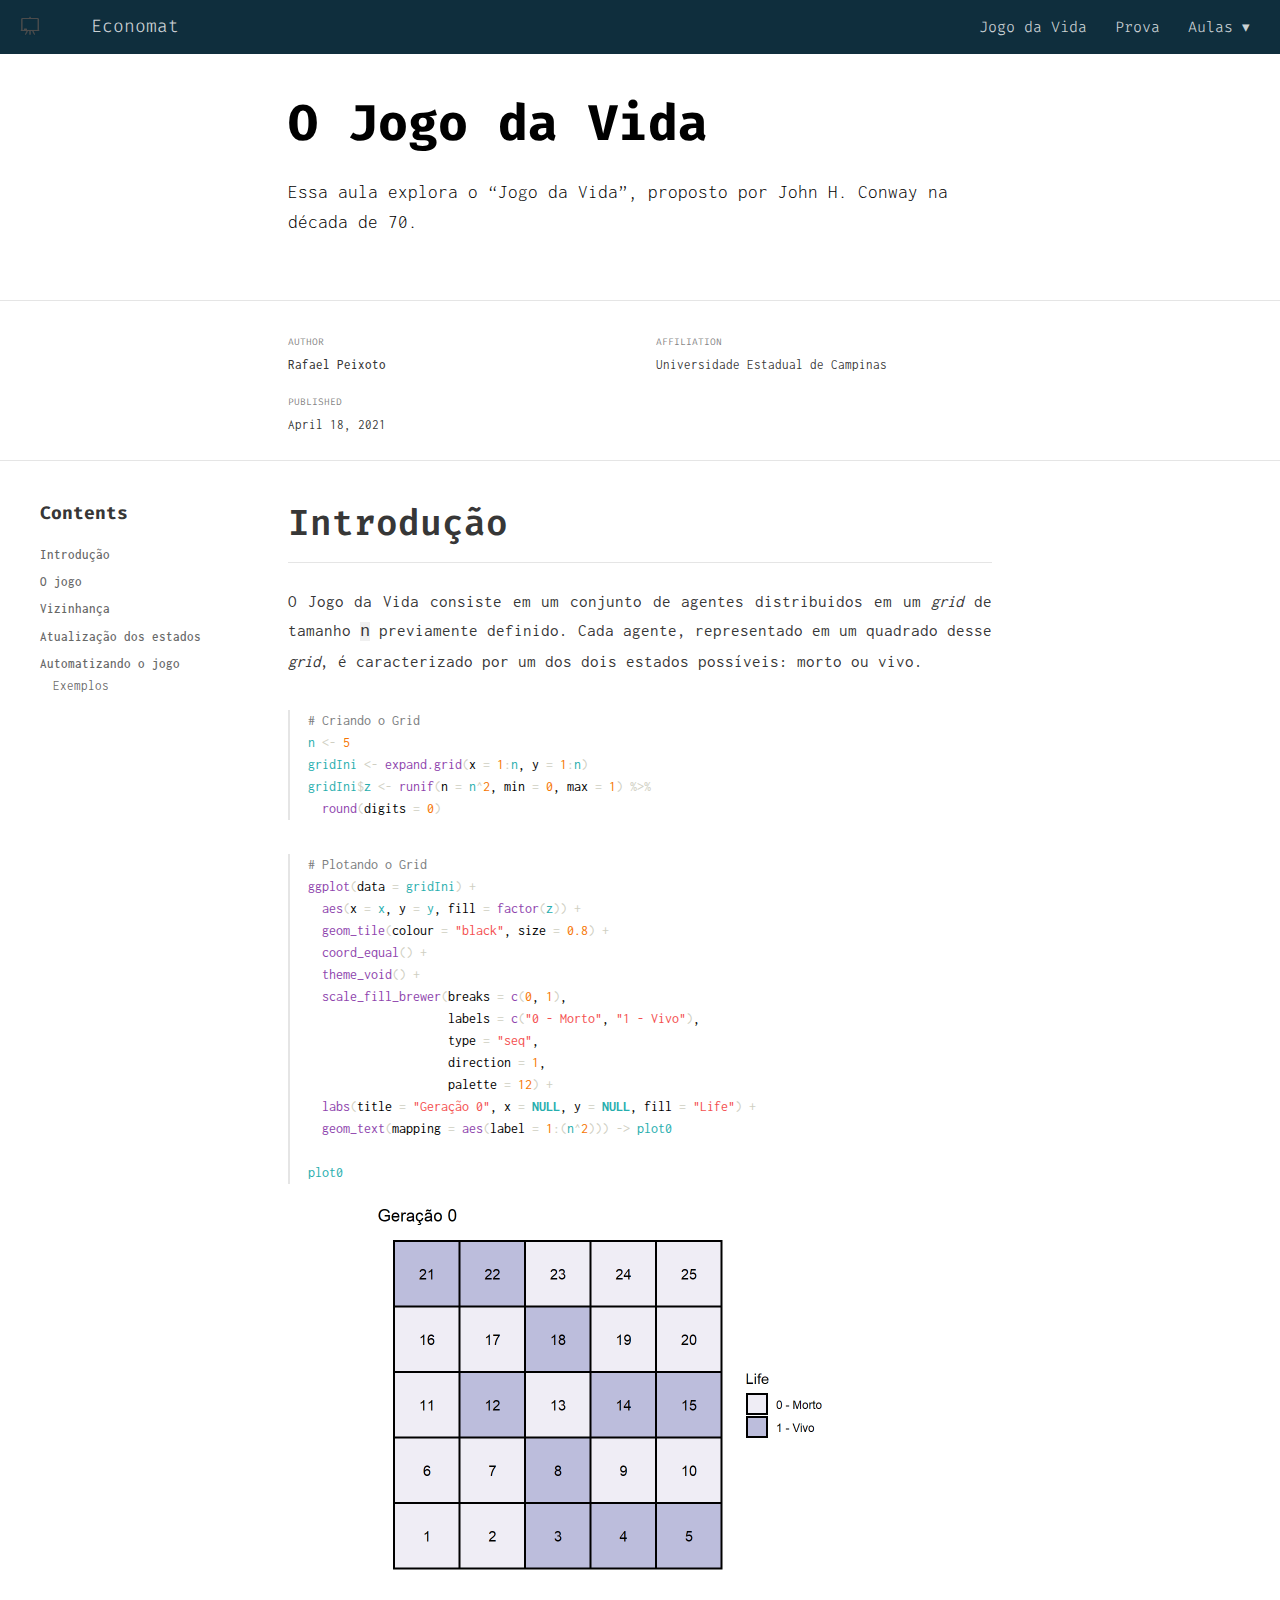
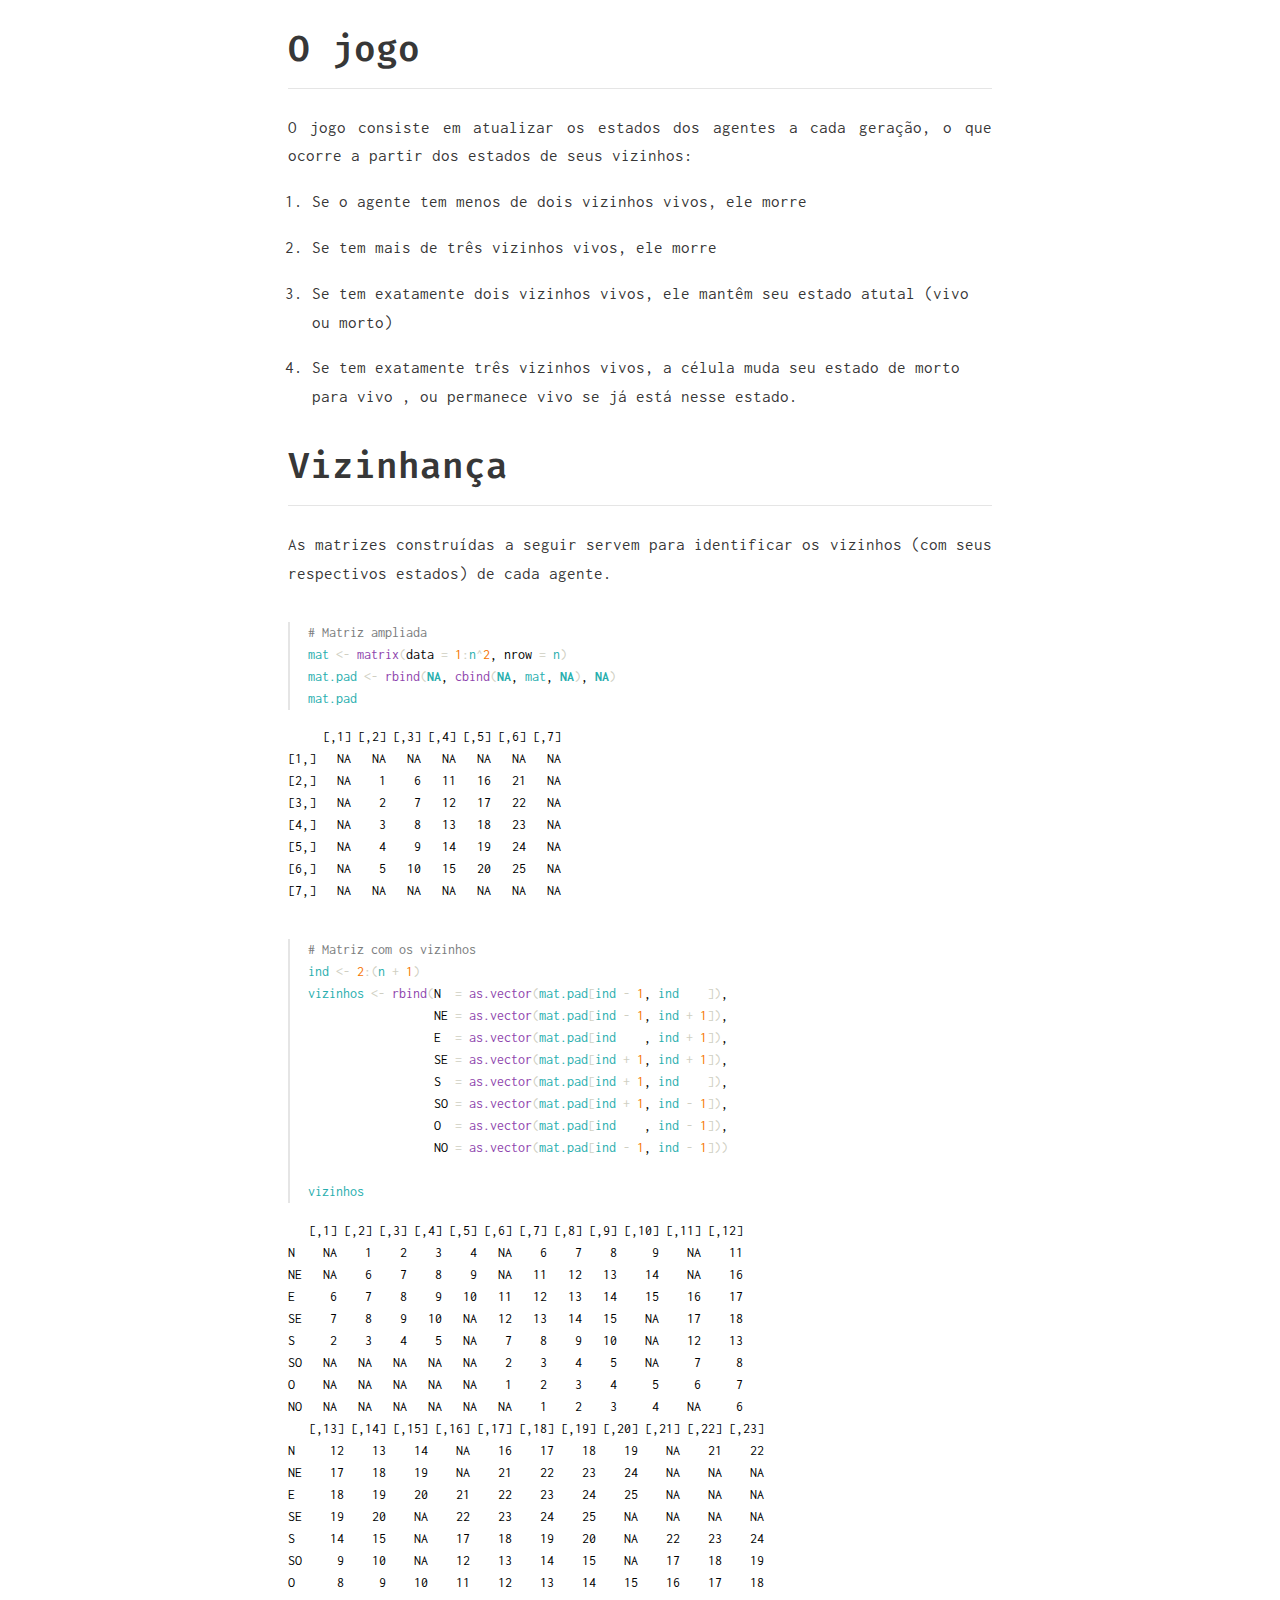
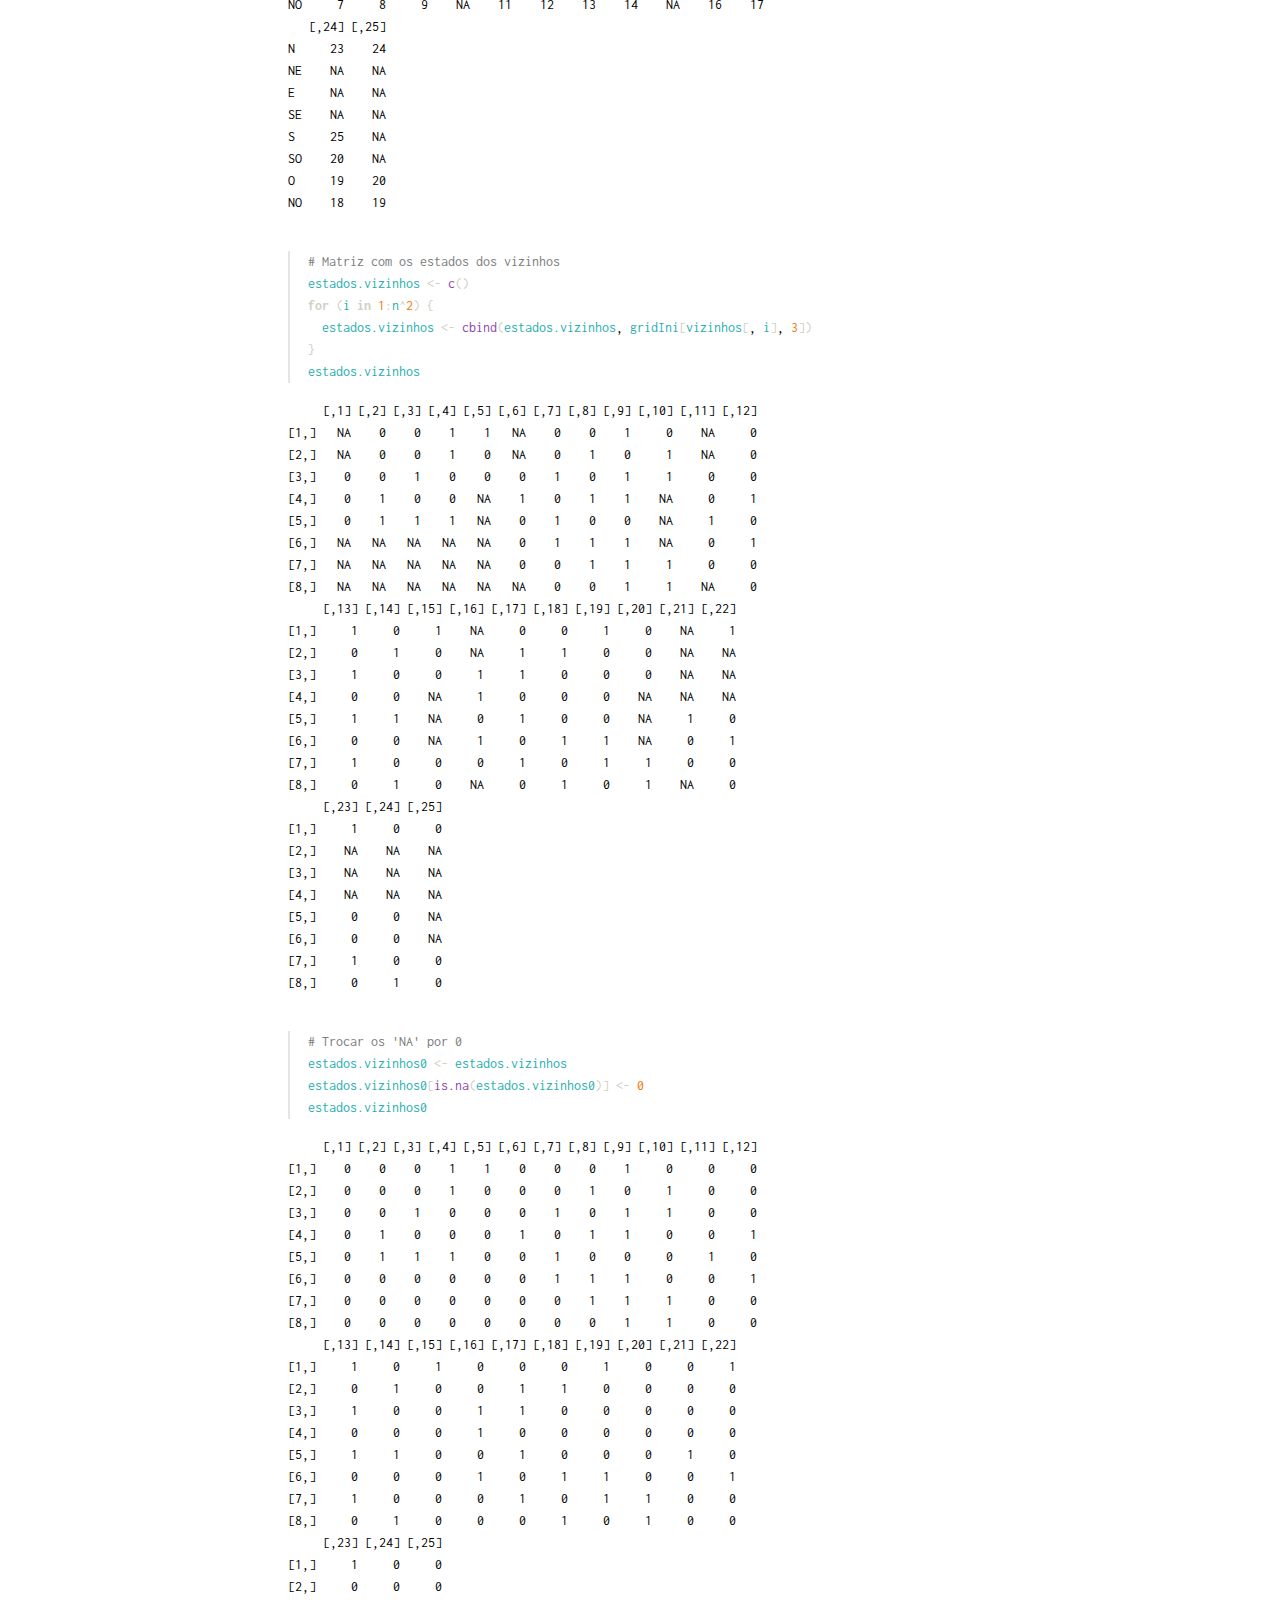
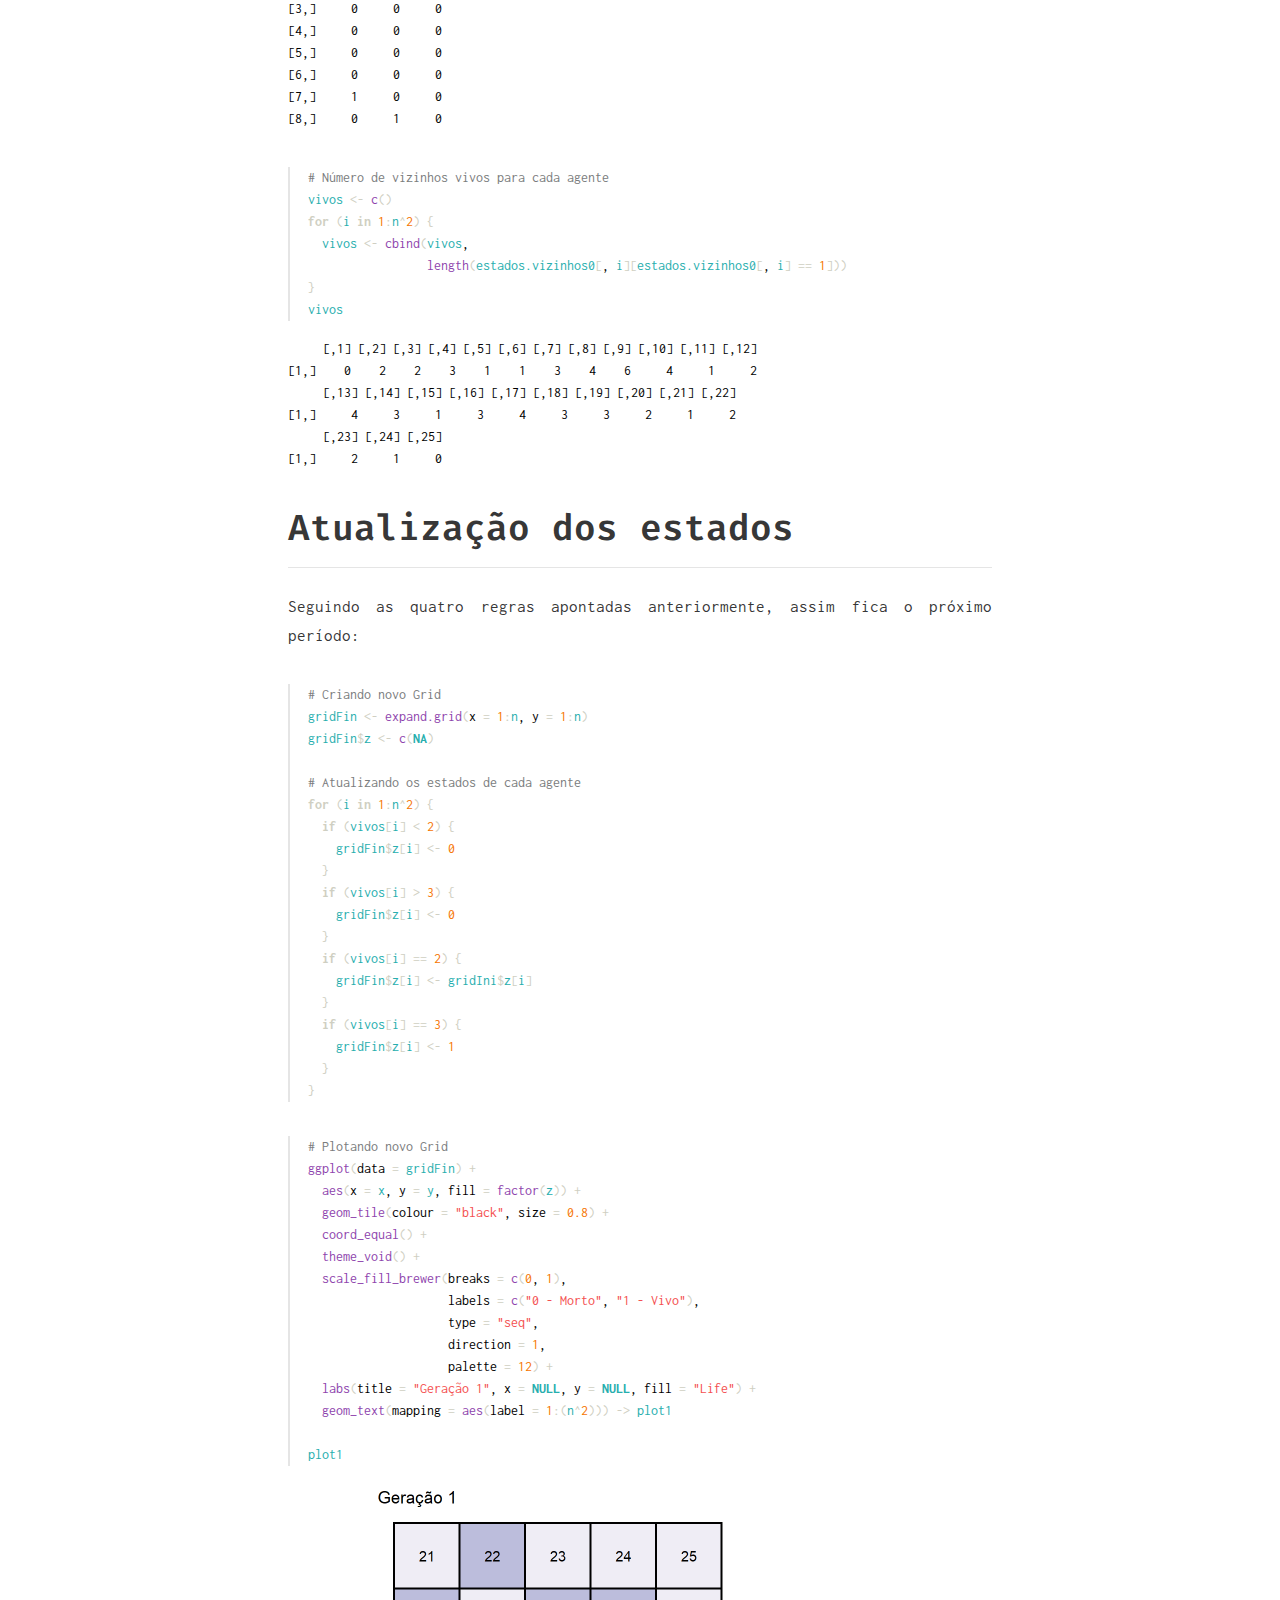
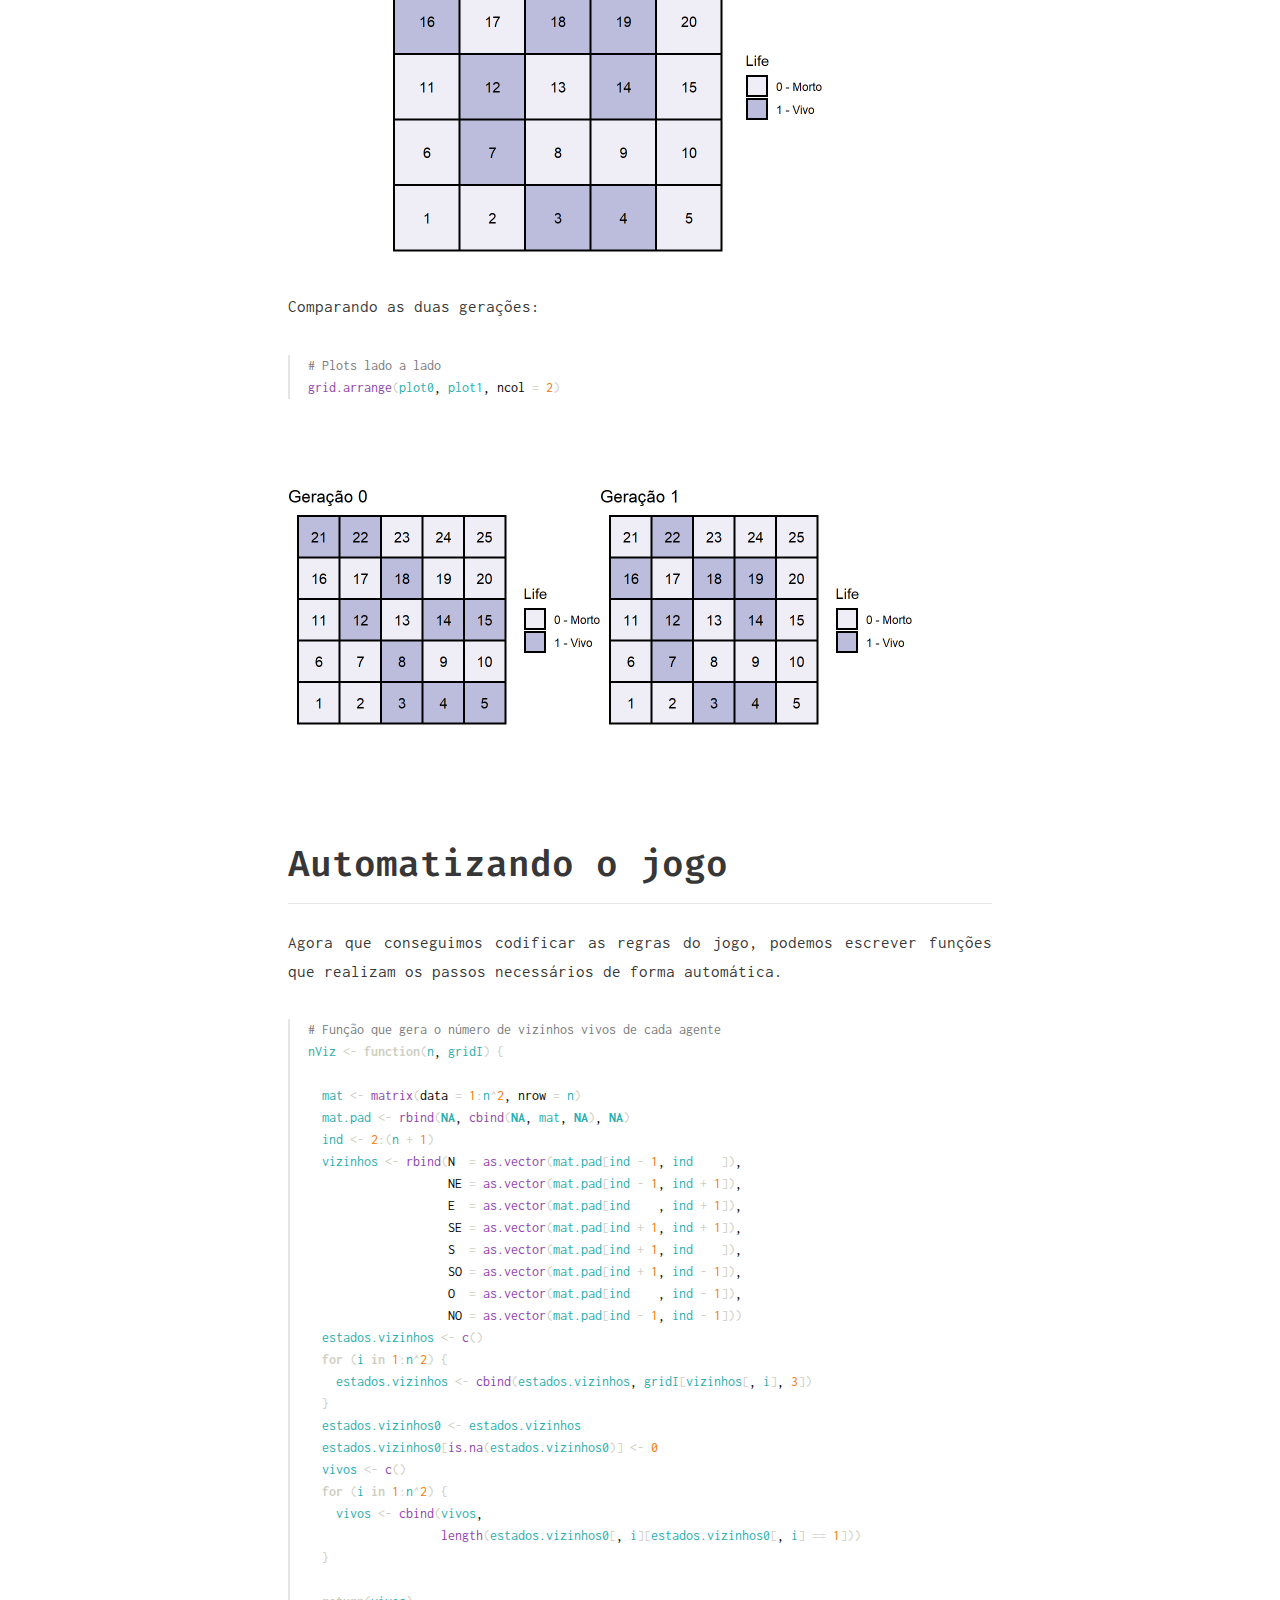
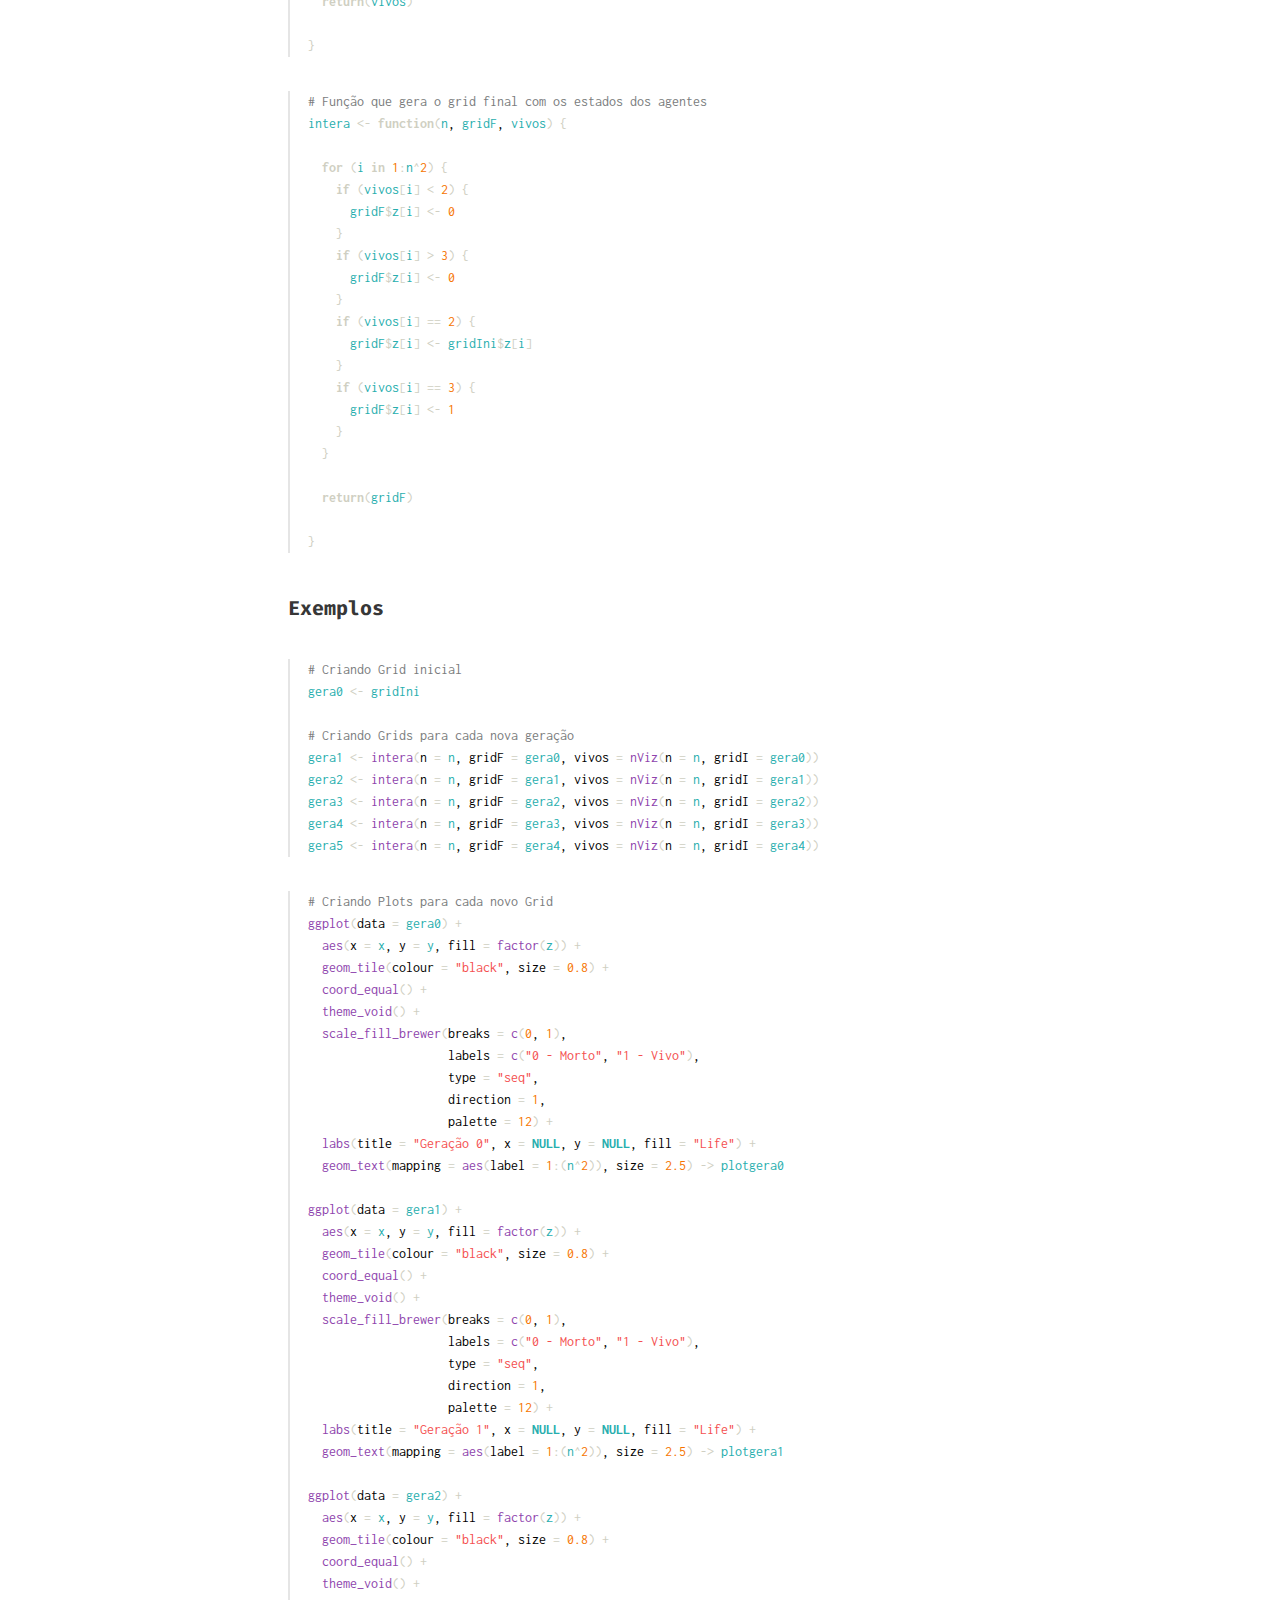
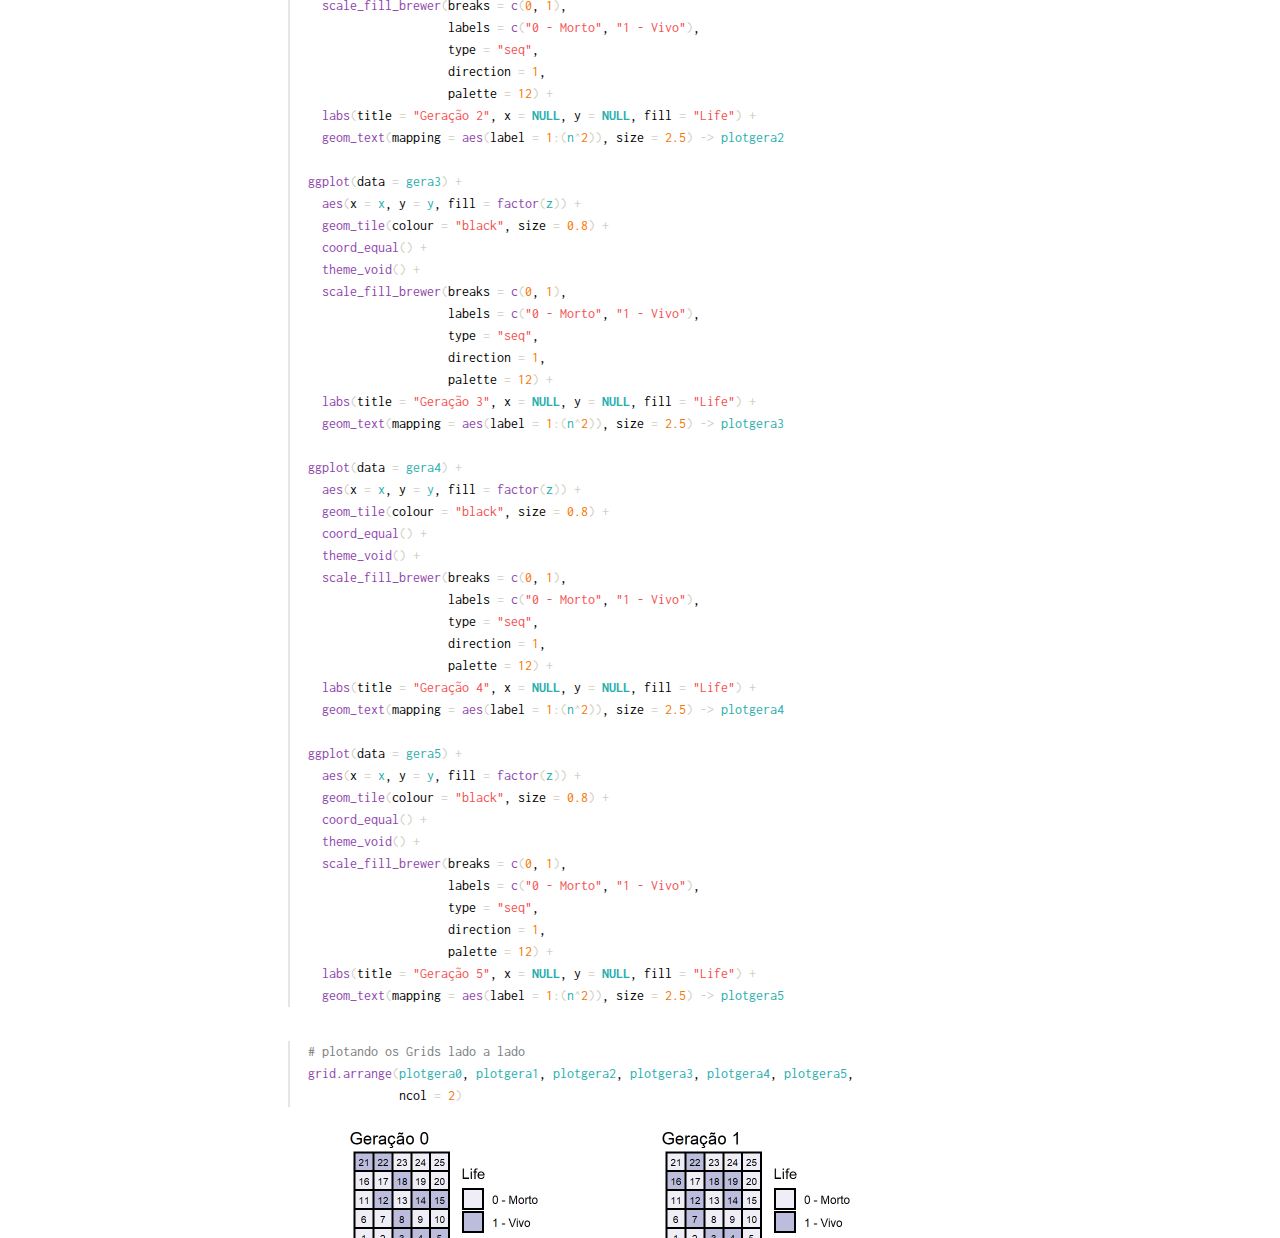
<file: docs/jdv.html>
<!DOCTYPE html>

<html xmlns="http://www.w3.org/1999/xhtml" lang="" xml:lang="">

<head>
  <meta charset="utf-8"/>
  <meta name="viewport" content="width=device-width, initial-scale=1"/>
  <meta http-equiv="X-UA-Compatible" content="IE=Edge,chrome=1"/>
  <meta name="generator" content="distill" />

  <style type="text/css">
  /* Hide doc at startup (prevent jankiness while JS renders/transforms) */
  body {
    visibility: hidden;
  }
  </style>

 <!--radix_placeholder_import_source-->
 <!--/radix_placeholder_import_source-->

<style type="text/css">code{white-space: pre;}</style>
<style type="text/css" data-origin="pandoc">
pre > code.sourceCode { white-space: pre; position: relative; }
pre > code.sourceCode > span { display: inline-block; line-height: 1.25; }
pre > code.sourceCode > span:empty { height: 1.2em; }
code.sourceCode > span { color: inherit; text-decoration: inherit; }
div.sourceCode { margin: 1em 0; }
pre.sourceCode { margin: 0; }
@media screen {
div.sourceCode { overflow: auto; }
}
@media print {
pre > code.sourceCode { white-space: pre-wrap; }
pre > code.sourceCode > span { text-indent: -5em; padding-left: 5em; }
}
pre.numberSource code
  { counter-reset: source-line 0; }
pre.numberSource code > span
  { position: relative; left: -4em; counter-increment: source-line; }
pre.numberSource code > span > a:first-child::before
  { content: counter(source-line);
    position: relative; left: -1em; text-align: right; vertical-align: baseline;
    border: none; display: inline-block;
    -webkit-touch-callout: none; -webkit-user-select: none;
    -khtml-user-select: none; -moz-user-select: none;
    -ms-user-select: none; user-select: none;
    padding: 0 4px; width: 4em;
    background-color: #232629;
    color: #7a7c7d;
  }
pre.numberSource { margin-left: 3em; border-left: 1px solid #7a7c7d;  padding-left: 4px; }
div.sourceCode
  { color: #cfcfc2; background-color: #232629; }
@media screen {
pre > code.sourceCode > span > a:first-child::before { text-decoration: underline; }
}
code span { color: #cfcfc2; } /* Normal */
code span.al { color: #95da4c; background-color: #4d1f24; font-weight: bold; } /* Alert */
code span.an { color: #3f8058; } /* Annotation */
code span.at { color: #2980b9; } /* Attribute */
code span.bn { color: #f67400; } /* BaseN */
code span.bu { color: #7f8c8d; } /* BuiltIn */
code span.cf { color: #fdbc4b; font-weight: bold; } /* ControlFlow */
code span.ch { color: #3daee9; } /* Char */
code span.cn { color: #27aeae; font-weight: bold; } /* Constant */
code span.co { color: #7a7c7d; } /* Comment */
code span.cv { color: #7f8c8d; } /* CommentVar */
code span.do { color: #a43340; } /* Documentation */
code span.dt { color: #2980b9; } /* DataType */
code span.dv { color: #f67400; } /* DecVal */
code span.er { color: #da4453; text-decoration: underline; } /* Error */
code span.ex { color: #0099ff; font-weight: bold; } /* Extension */
code span.fl { color: #f67400; } /* Float */
code span.fu { color: #8e44ad; } /* Function */
code span.im { color: #27ae60; } /* Import */
code span.in { color: #c45b00; } /* Information */
code span.kw { color: #cfcfc2; font-weight: bold; } /* Keyword */
code span.op { color: #cfcfc2; } /* Operator */
code span.ot { color: #27ae60; } /* Other */
code span.pp { color: #27ae60; } /* Preprocessor */
code span.re { color: #2980b9; background-color: #153042; } /* RegionMarker */
code span.sc { color: #3daee9; } /* SpecialChar */
code span.ss { color: #da4453; } /* SpecialString */
code span.st { color: #f44f4f; } /* String */
code span.va { color: #27aeae; } /* Variable */
code span.vs { color: #da4453; } /* VerbatimString */
code span.wa { color: #da4453; } /* Warning */
</style>

  <!--radix_placeholder_meta_tags-->
  <title>Economat: O Jogo da Vida</title>

  <meta property="description" itemprop="description" content="Essa aula explora o &quot;Jogo da Vida&quot;, proposto por John H. Conway na década de 70."/>


  <!--  https://schema.org/Article -->
  <meta property="article:published" itemprop="datePublished" content="2021-04-18"/>
  <meta property="article:created" itemprop="dateCreated" content="2021-04-18"/>
  <meta name="article:author" content="Rafael Peixoto"/>

  <!--  https://developers.facebook.com/docs/sharing/webmasters#markup -->
  <meta property="og:title" content="Economat: O Jogo da Vida"/>
  <meta property="og:type" content="article"/>
  <meta property="og:description" content="Essa aula explora o &quot;Jogo da Vida&quot;, proposto por John H. Conway na década de 70."/>
  <meta property="og:locale" content="en_US"/>
  <meta property="og:site_name" content="Economat"/>

  <!--  https://dev.twitter.com/cards/types/summary -->
  <meta property="twitter:card" content="summary"/>
  <meta property="twitter:title" content="Economat: O Jogo da Vida"/>
  <meta property="twitter:description" content="Essa aula explora o &quot;Jogo da Vida&quot;, proposto por John H. Conway na década de 70."/>

  <!--/radix_placeholder_meta_tags-->
  <!--radix_placeholder_rmarkdown_metadata-->

  <script type="text/json" id="radix-rmarkdown-metadata">
  {"type":"list","attributes":{"names":{"type":"character","attributes":{},"value":["title","description","author","date","output"]}},"value":[{"type":"character","attributes":{},"value":["O Jogo da Vida"]},{"type":"character","attributes":{},"value":["Essa aula explora o \"Jogo da Vida\", proposto por John H. Conway na década de 70.\n"]},{"type":"list","attributes":{},"value":[{"type":"list","attributes":{"names":{"type":"character","attributes":{},"value":["name","affiliation"]}},"value":[{"type":"character","attributes":{},"value":["Rafael Peixoto"]},{"type":"character","attributes":{},"value":["Universidade Estadual de Campinas"]}]}]},{"type":"character","attributes":{},"value":["04-18-2021"]},{"type":"character","attributes":{},"value":["distill::distill_article"]}]}
  </script>
  <!--/radix_placeholder_rmarkdown_metadata-->
  <!--radix_placeholder_navigation_in_header-->
  <meta name="distill:offset" content=""/>

  <script type="application/javascript">

    window.headroom_prevent_pin = false;

    window.document.addEventListener("DOMContentLoaded", function (event) {

      // initialize headroom for banner
      var header = $('header').get(0);
      var headerHeight = header.offsetHeight;
      var headroom = new Headroom(header, {
        tolerance: 5,
        onPin : function() {
          if (window.headroom_prevent_pin) {
            window.headroom_prevent_pin = false;
            headroom.unpin();
          }
        }
      });
      headroom.init();
      if(window.location.hash)
        headroom.unpin();
      $(header).addClass('headroom--transition');

      // offset scroll location for banner on hash change
      // (see: https://github.com/WickyNilliams/headroom.js/issues/38)
      window.addEventListener("hashchange", function(event) {
        window.scrollTo(0, window.pageYOffset - (headerHeight + 25));
      });

      // responsive menu
      $('.distill-site-header').each(function(i, val) {
        var topnav = $(this);
        var toggle = topnav.find('.nav-toggle');
        toggle.on('click', function() {
          topnav.toggleClass('responsive');
        });
      });

      // nav dropdowns
      $('.nav-dropbtn').click(function(e) {
        $(this).next('.nav-dropdown-content').toggleClass('nav-dropdown-active');
        $(this).parent().siblings('.nav-dropdown')
           .children('.nav-dropdown-content').removeClass('nav-dropdown-active');
      });
      $("body").click(function(e){
        $('.nav-dropdown-content').removeClass('nav-dropdown-active');
      });
      $(".nav-dropdown").click(function(e){
        e.stopPropagation();
      });
    });
  </script>

  <style type="text/css">

  /* Theme (user-documented overrideables for nav appearance) */

  .distill-site-nav {
    color: rgba(255, 255, 255, 0.8);
    background-color: #0F2E3D;
    font-size: 15px;
    font-weight: 300;
  }

  .distill-site-nav a {
    color: inherit;
    text-decoration: none;
  }

  .distill-site-nav a:hover {
    color: white;
  }

  @media print {
    .distill-site-nav {
      display: none;
    }
  }

  .distill-site-header {

  }

  .distill-site-footer {

  }


  /* Site Header */

  .distill-site-header {
    width: 100%;
    box-sizing: border-box;
    z-index: 3;
  }

  .distill-site-header .nav-left {
    display: inline-block;
    margin-left: 8px;
  }

  @media screen and (max-width: 768px) {
    .distill-site-header .nav-left {
      margin-left: 0;
    }
  }


  .distill-site-header .nav-right {
    float: right;
    margin-right: 8px;
  }

  .distill-site-header a,
  .distill-site-header .title {
    display: inline-block;
    text-align: center;
    padding: 14px 10px 14px 10px;
  }

  .distill-site-header .title {
    font-size: 18px;
    min-width: 150px;
  }

  .distill-site-header .logo {
    padding: 0;
  }

  .distill-site-header .logo img {
    display: none;
    max-height: 20px;
    width: auto;
    margin-bottom: -4px;
  }

  .distill-site-header .nav-image img {
    max-height: 18px;
    width: auto;
    display: inline-block;
    margin-bottom: -3px;
  }



  @media screen and (min-width: 1000px) {
    .distill-site-header .logo img {
      display: inline-block;
    }
    .distill-site-header .nav-left {
      margin-left: 20px;
    }
    .distill-site-header .nav-right {
      margin-right: 20px;
    }
    .distill-site-header .title {
      padding-left: 12px;
    }
  }


  .distill-site-header .nav-toggle {
    display: none;
  }

  .nav-dropdown {
    display: inline-block;
    position: relative;
  }

  .nav-dropdown .nav-dropbtn {
    border: none;
    outline: none;
    color: rgba(255, 255, 255, 0.8);
    padding: 16px 10px;
    background-color: transparent;
    font-family: inherit;
    font-size: inherit;
    font-weight: inherit;
    margin: 0;
    margin-top: 1px;
    z-index: 2;
  }

  .nav-dropdown-content {
    display: none;
    position: absolute;
    background-color: white;
    min-width: 200px;
    border: 1px solid rgba(0,0,0,0.15);
    border-radius: 4px;
    box-shadow: 0px 8px 16px 0px rgba(0,0,0,0.1);
    z-index: 1;
    margin-top: 2px;
    white-space: nowrap;
    padding-top: 4px;
    padding-bottom: 4px;
  }

  .nav-dropdown-content hr {
    margin-top: 4px;
    margin-bottom: 4px;
    border: none;
    border-bottom: 1px solid rgba(0, 0, 0, 0.1);
  }

  .nav-dropdown-active {
    display: block;
  }

  .nav-dropdown-content a, .nav-dropdown-content .nav-dropdown-header {
    color: black;
    padding: 6px 24px;
    text-decoration: none;
    display: block;
    text-align: left;
  }

  .nav-dropdown-content .nav-dropdown-header {
    display: block;
    padding: 5px 24px;
    padding-bottom: 0;
    text-transform: uppercase;
    font-size: 14px;
    color: #999999;
    white-space: nowrap;
  }

  .nav-dropdown:hover .nav-dropbtn {
    color: white;
  }

  .nav-dropdown-content a:hover {
    background-color: #ddd;
    color: black;
  }

  .nav-right .nav-dropdown-content {
    margin-left: -45%;
    right: 0;
  }

  @media screen and (max-width: 768px) {
    .distill-site-header a, .distill-site-header .nav-dropdown  {display: none;}
    .distill-site-header a.nav-toggle {
      float: right;
      display: block;
    }
    .distill-site-header .title {
      margin-left: 0;
    }
    .distill-site-header .nav-right {
      margin-right: 0;
    }
    .distill-site-header {
      overflow: hidden;
    }
    .nav-right .nav-dropdown-content {
      margin-left: 0;
    }
  }


  @media screen and (max-width: 768px) {
    .distill-site-header.responsive {position: relative; min-height: 500px; }
    .distill-site-header.responsive a.nav-toggle {
      position: absolute;
      right: 0;
      top: 0;
    }
    .distill-site-header.responsive a,
    .distill-site-header.responsive .nav-dropdown {
      display: block;
      text-align: left;
    }
    .distill-site-header.responsive .nav-left,
    .distill-site-header.responsive .nav-right {
      width: 100%;
    }
    .distill-site-header.responsive .nav-dropdown {float: none;}
    .distill-site-header.responsive .nav-dropdown-content {position: relative;}
    .distill-site-header.responsive .nav-dropdown .nav-dropbtn {
      display: block;
      width: 100%;
      text-align: left;
    }
  }

  /* Site Footer */

  .distill-site-footer {
    width: 100%;
    overflow: hidden;
    box-sizing: border-box;
    z-index: 3;
    margin-top: 30px;
    padding-top: 30px;
    padding-bottom: 30px;
    text-align: center;
  }

  /* Headroom */

  d-title {
    padding-top: 6rem;
  }

  @media print {
    d-title {
      padding-top: 4rem;
    }
  }

  .headroom {
    z-index: 1000;
    position: fixed;
    top: 0;
    left: 0;
    right: 0;
  }

  .headroom--transition {
    transition: all .4s ease-in-out;
  }

  .headroom--unpinned {
    top: -100px;
  }

  .headroom--pinned {
    top: 0;
  }

  /* adjust viewport for navbar height */
  /* helps vertically center bootstrap (non-distill) content */
  .min-vh-100 {
    min-height: calc(100vh - 100px) !important;
  }

  </style>

  <script src="site_libs/jquery-1.11.3/jquery.min.js"></script>
  <link href="site_libs/font-awesome-5.1.0/css/all.css" rel="stylesheet"/>
  <link href="site_libs/font-awesome-5.1.0/css/v4-shims.css" rel="stylesheet"/>
  <script src="site_libs/headroom-0.9.4/headroom.min.js"></script>
  <script src="site_libs/autocomplete-0.37.1/autocomplete.min.js"></script>
  <script src="site_libs/fuse-6.4.1/fuse.min.js"></script>

  <script type="application/javascript">

  function getMeta(metaName) {
    var metas = document.getElementsByTagName('meta');
    for (let i = 0; i < metas.length; i++) {
      if (metas[i].getAttribute('name') === metaName) {
        return metas[i].getAttribute('content');
      }
    }
    return '';
  }

  function offsetURL(url) {
    var offset = getMeta('distill:offset');
    return offset ? offset + '/' + url : url;
  }

  function createFuseIndex() {

    // create fuse index
    var options = {
      keys: [
        { name: 'title', weight: 20 },
        { name: 'categories', weight: 15 },
        { name: 'description', weight: 10 },
        { name: 'contents', weight: 5 },
      ],
      ignoreLocation: true,
      threshold: 0
    };
    var fuse = new window.Fuse([], options);

    // fetch the main search.json
    return fetch(offsetURL('search.json'))
      .then(function(response) {
        if (response.status == 200) {
          return response.json().then(function(json) {
            // index main articles
            json.articles.forEach(function(article) {
              fuse.add(article);
            });
            // download collections and index their articles
            return Promise.all(json.collections.map(function(collection) {
              return fetch(offsetURL(collection)).then(function(response) {
                if (response.status === 200) {
                  return response.json().then(function(articles) {
                    articles.forEach(function(article) {
                      fuse.add(article);
                    });
                  })
                } else {
                  return Promise.reject(
                    new Error('Unexpected status from search index request: ' +
                              response.status)
                  );
                }
              });
            })).then(function() {
              return fuse;
            });
          });

        } else {
          return Promise.reject(
            new Error('Unexpected status from search index request: ' +
                        response.status)
          );
        }
      });
  }

  window.document.addEventListener("DOMContentLoaded", function (event) {

    // get search element (bail if we don't have one)
    var searchEl = window.document.getElementById('distill-search');
    if (!searchEl)
      return;

    createFuseIndex()
      .then(function(fuse) {

        // make search box visible
        searchEl.classList.remove('hidden');

        // initialize autocomplete
        var options = {
          autoselect: true,
          hint: false,
          minLength: 2,
        };
        window.autocomplete(searchEl, options, [{
          source: function(query, callback) {
            const searchOptions = {
              isCaseSensitive: false,
              shouldSort: true,
              minMatchCharLength: 2,
              limit: 10,
            };
            var results = fuse.search(query, searchOptions);
            callback(results
              .map(function(result) { return result.item; })
            );
          },
          templates: {
            suggestion: function(suggestion) {
              var img = suggestion.preview && Object.keys(suggestion.preview).length > 0
                ? `<img src="${offsetURL(suggestion.preview)}"</img>`
                : '';
              var html = `
                <div class="search-item">
                  <h3>${suggestion.title}</h3>
                  <div class="search-item-description">
                    ${suggestion.description || ''}
                  </div>
                  <div class="search-item-preview">
                    ${img}
                  </div>
                </div>
              `;
              return html;
            }
          }
        }]).on('autocomplete:selected', function(event, suggestion) {
          window.location.href = offsetURL(suggestion.path);
        });
        // remove inline display style on autocompleter (we want to
        // manage responsive display via css)
        $('.algolia-autocomplete').css("display", "");
      })
      .catch(function(error) {
        console.log(error);
      });

  });

  </script>

  <style type="text/css">

  .nav-search {
    font-size: x-small;
  }

  /* Algolioa Autocomplete */

  .algolia-autocomplete {
    display: inline-block;
    margin-left: 10px;
    vertical-align: sub;
    background-color: white;
    color: black;
    padding: 6px;
    padding-top: 8px;
    padding-bottom: 0;
    border-radius: 6px;
    border: 1px #0F2E3D solid;
    width: 180px;
  }


  @media screen and (max-width: 768px) {
    .distill-site-nav .algolia-autocomplete {
      display: none;
      visibility: hidden;
    }
    .distill-site-nav.responsive .algolia-autocomplete {
      display: inline-block;
      visibility: visible;
    }
    .distill-site-nav.responsive .algolia-autocomplete .aa-dropdown-menu {
      margin-left: 0;
      width: 400px;
      max-height: 400px;
    }
  }

  .algolia-autocomplete .aa-input, .algolia-autocomplete .aa-hint {
    width: 90%;
    outline: none;
    border: none;
  }

  .algolia-autocomplete .aa-hint {
    color: #999;
  }
  .algolia-autocomplete .aa-dropdown-menu {
    width: 550px;
    max-height: 70vh;
    overflow-x: visible;
    overflow-y: scroll;
    padding: 5px;
    margin-top: 3px;
    margin-left: -150px;
    background-color: #fff;
    border-radius: 5px;
    border: 1px solid #999;
    border-top: none;
  }

  .algolia-autocomplete .aa-dropdown-menu .aa-suggestion {
    cursor: pointer;
    padding: 5px 4px;
    border-bottom: 1px solid #eee;
  }

  .algolia-autocomplete .aa-dropdown-menu .aa-suggestion:last-of-type {
    border-bottom: none;
    margin-bottom: 2px;
  }

  .algolia-autocomplete .aa-dropdown-menu .aa-suggestion .search-item {
    overflow: hidden;
    font-size: 0.8em;
    line-height: 1.4em;
  }

  .algolia-autocomplete .aa-dropdown-menu .aa-suggestion .search-item h3 {
    font-size: 1rem;
    margin-block-start: 0;
    margin-block-end: 5px;
  }

  .algolia-autocomplete .aa-dropdown-menu .aa-suggestion .search-item-description {
    display: inline-block;
    overflow: hidden;
    height: 2.8em;
    width: 80%;
    margin-right: 4%;
  }

  .algolia-autocomplete .aa-dropdown-menu .aa-suggestion .search-item-preview {
    display: inline-block;
    width: 15%;
  }

  .algolia-autocomplete .aa-dropdown-menu .aa-suggestion .search-item-preview img {
    height: 3em;
    width: auto;
    display: none;
  }

  .algolia-autocomplete .aa-dropdown-menu .aa-suggestion .search-item-preview img[src] {
    display: initial;
  }

  .algolia-autocomplete .aa-dropdown-menu .aa-suggestion.aa-cursor {
    background-color: #eee;
  }
  .algolia-autocomplete .aa-dropdown-menu .aa-suggestion em {
    font-weight: bold;
    font-style: normal;
  }

  </style>


  <!--/radix_placeholder_navigation_in_header-->
  <!--radix_placeholder_distill-->

  <style type="text/css">

  body {
    background-color: white;
  }

  .pandoc-table {
    width: 100%;
  }

  .pandoc-table>caption {
    margin-bottom: 10px;
  }

  .pandoc-table th:not([align]) {
    text-align: left;
  }

  .pagedtable-footer {
    font-size: 15px;
  }

  d-byline .byline {
    grid-template-columns: 2fr 2fr;
  }

  d-byline .byline h3 {
    margin-block-start: 1.5em;
  }

  d-byline .byline .authors-affiliations h3 {
    margin-block-start: 0.5em;
  }

  .authors-affiliations .orcid-id {
    width: 16px;
    height:16px;
    margin-left: 4px;
    margin-right: 4px;
    vertical-align: middle;
    padding-bottom: 2px;
  }

  d-title .dt-tags {
    margin-top: 1em;
    grid-column: text;
  }

  .dt-tags .dt-tag {
    text-decoration: none;
    display: inline-block;
    color: rgba(0,0,0,0.6);
    padding: 0em 0.4em;
    margin-right: 0.5em;
    margin-bottom: 0.4em;
    font-size: 70%;
    border: 1px solid rgba(0,0,0,0.2);
    border-radius: 3px;
    text-transform: uppercase;
    font-weight: 500;
  }

  d-article table.gt_table td,
  d-article table.gt_table th {
    border-bottom: none;
  }

  .html-widget {
    margin-bottom: 2.0em;
  }

  .l-screen-inset {
    padding-right: 16px;
  }

  .l-screen .caption {
    margin-left: 10px;
  }

  .shaded {
    background: rgb(247, 247, 247);
    padding-top: 20px;
    padding-bottom: 20px;
    border-top: 1px solid rgba(0, 0, 0, 0.1);
    border-bottom: 1px solid rgba(0, 0, 0, 0.1);
  }

  .shaded .html-widget {
    margin-bottom: 0;
    border: 1px solid rgba(0, 0, 0, 0.1);
  }

  .shaded .shaded-content {
    background: white;
  }

  .text-output {
    margin-top: 0;
    line-height: 1.5em;
  }

  .hidden {
    display: none !important;
  }

  d-article {
    padding-top: 2.5rem;
    padding-bottom: 30px;
  }

  d-appendix {
    padding-top: 30px;
  }

  d-article>p>img {
    width: 100%;
  }

  d-article h2 {
    margin: 1rem 0 1.5rem 0;
  }

  d-article h3 {
    margin-top: 1.5rem;
  }

  d-article iframe {
    border: 1px solid rgba(0, 0, 0, 0.1);
    margin-bottom: 2.0em;
    width: 100%;
  }

  /* Tweak code blocks */

  d-article div.sourceCode code,
  d-article pre code {
    font-family: Consolas, Monaco, 'Andale Mono', 'Ubuntu Mono', monospace;
  }

  d-article pre,
  d-article div.sourceCode,
  d-article div.sourceCode pre {
    overflow: auto;
  }

  d-article div.sourceCode {
    background-color: white;
  }

  d-article div.sourceCode pre {
    padding-left: 10px;
    font-size: 12px;
    border-left: 2px solid rgba(0,0,0,0.1);
  }

  d-article pre {
    font-size: 12px;
    color: black;
    background: none;
    margin-top: 0;
    text-align: left;
    white-space: pre;
    word-spacing: normal;
    word-break: normal;
    word-wrap: normal;
    line-height: 1.5;

    -moz-tab-size: 4;
    -o-tab-size: 4;
    tab-size: 4;

    -webkit-hyphens: none;
    -moz-hyphens: none;
    -ms-hyphens: none;
    hyphens: none;
  }

  d-article pre a {
    border-bottom: none;
  }

  d-article pre a:hover {
    border-bottom: none;
    text-decoration: underline;
  }

  d-article details {
    grid-column: text;
    margin-bottom: 0.8em;
  }

  @media(min-width: 768px) {

  d-article pre,
  d-article div.sourceCode,
  d-article div.sourceCode pre {
    overflow: visible !important;
  }

  d-article div.sourceCode pre {
    padding-left: 18px;
    font-size: 14px;
  }

  d-article pre {
    font-size: 14px;
  }

  }

  figure img.external {
    background: white;
    border: 1px solid rgba(0, 0, 0, 0.1);
    box-shadow: 0 1px 8px rgba(0, 0, 0, 0.1);
    padding: 18px;
    box-sizing: border-box;
  }

  /* CSS for d-contents */

  .d-contents {
    grid-column: text;
    color: rgba(0,0,0,0.8);
    font-size: 0.9em;
    padding-bottom: 1em;
    margin-bottom: 1em;
    padding-bottom: 0.5em;
    margin-bottom: 1em;
    padding-left: 0.25em;
    justify-self: start;
  }

  @media(min-width: 1000px) {
    .d-contents.d-contents-float {
      height: 0;
      grid-column-start: 1;
      grid-column-end: 4;
      justify-self: center;
      padding-right: 3em;
      padding-left: 2em;
    }
  }

  .d-contents nav h3 {
    font-size: 18px;
    margin-top: 0;
    margin-bottom: 1em;
  }

  .d-contents li {
    list-style-type: none
  }

  .d-contents nav > ul {
    padding-left: 0;
  }

  .d-contents ul {
    padding-left: 1em
  }

  .d-contents nav ul li {
    margin-top: 0.6em;
    margin-bottom: 0.2em;
  }

  .d-contents nav a {
    font-size: 13px;
    border-bottom: none;
    text-decoration: none
    color: rgba(0, 0, 0, 0.8);
  }

  .d-contents nav a:hover {
    text-decoration: underline solid rgba(0, 0, 0, 0.6)
  }

  .d-contents nav > ul > li > a {
    font-weight: 600;
  }

  .d-contents nav > ul > li > ul {
    font-weight: inherit;
  }

  .d-contents nav > ul > li > ul > li {
    margin-top: 0.2em;
  }


  .d-contents nav ul {
    margin-top: 0;
    margin-bottom: 0.25em;
  }

  .d-article-with-toc h2:nth-child(2) {
    margin-top: 0;
  }


  /* Figure */

  .figure {
    position: relative;
    margin-bottom: 2.5em;
    margin-top: 1.5em;
  }

  .figure img {
    width: 100%;
  }

  .figure .caption {
    color: rgba(0, 0, 0, 0.6);
    font-size: 12px;
    line-height: 1.5em;
  }

  .figure img.external {
    background: white;
    border: 1px solid rgba(0, 0, 0, 0.1);
    box-shadow: 0 1px 8px rgba(0, 0, 0, 0.1);
    padding: 18px;
    box-sizing: border-box;
  }

  .figure .caption a {
    color: rgba(0, 0, 0, 0.6);
  }

  .figure .caption b,
  .figure .caption strong, {
    font-weight: 600;
    color: rgba(0, 0, 0, 1.0);
  }

  /* Citations */

  d-article .citation {
    color: inherit;
    cursor: inherit;
  }

  div.hanging-indent{
    margin-left: 1em; text-indent: -1em;
  }

  /* Citation hover box */

  .tippy-box[data-theme~=light-border] {
    background-color: rgba(250, 250, 250, 0.95);
  }

  .tippy-content > p {
    margin-bottom: 0;
    padding: 2px;
  }


  /* Tweak 1000px media break to show more text */

  @media(min-width: 1000px) {
    .base-grid,
    distill-header,
    d-title,
    d-abstract,
    d-article,
    d-appendix,
    distill-appendix,
    d-byline,
    d-footnote-list,
    d-citation-list,
    distill-footer {
      grid-template-columns: [screen-start] 1fr [page-start kicker-start] 80px [middle-start] 50px [text-start kicker-end] 65px 65px 65px 65px 65px 65px 65px 65px [text-end gutter-start] 65px [middle-end] 65px [page-end gutter-end] 1fr [screen-end];
      grid-column-gap: 16px;
    }

    .grid {
      grid-column-gap: 16px;
    }

    d-article {
      font-size: 1.06rem;
      line-height: 1.7em;
    }
    figure .caption, .figure .caption, figure figcaption {
      font-size: 13px;
    }
  }

  @media(min-width: 1180px) {
    .base-grid,
    distill-header,
    d-title,
    d-abstract,
    d-article,
    d-appendix,
    distill-appendix,
    d-byline,
    d-footnote-list,
    d-citation-list,
    distill-footer {
      grid-template-columns: [screen-start] 1fr [page-start kicker-start] 60px [middle-start] 60px [text-start kicker-end] 60px 60px 60px 60px 60px 60px 60px 60px [text-end gutter-start] 60px [middle-end] 60px [page-end gutter-end] 1fr [screen-end];
      grid-column-gap: 32px;
    }

    .grid {
      grid-column-gap: 32px;
    }
  }


  /* Get the citation styles for the appendix (not auto-injected on render since
     we do our own rendering of the citation appendix) */

  d-appendix .citation-appendix,
  .d-appendix .citation-appendix {
    font-size: 11px;
    line-height: 15px;
    border-left: 1px solid rgba(0, 0, 0, 0.1);
    padding-left: 18px;
    border: 1px solid rgba(0,0,0,0.1);
    background: rgba(0, 0, 0, 0.02);
    padding: 10px 18px;
    border-radius: 3px;
    color: rgba(150, 150, 150, 1);
    overflow: hidden;
    margin-top: -12px;
    white-space: pre-wrap;
    word-wrap: break-word;
  }

  /* Include appendix styles here so they can be overridden */

  d-appendix {
    contain: layout style;
    font-size: 0.8em;
    line-height: 1.7em;
    margin-top: 60px;
    margin-bottom: 0;
    border-top: 1px solid rgba(0, 0, 0, 0.1);
    color: rgba(0,0,0,0.5);
    padding-top: 60px;
    padding-bottom: 48px;
  }

  d-appendix h3 {
    grid-column: page-start / text-start;
    font-size: 15px;
    font-weight: 500;
    margin-top: 1em;
    margin-bottom: 0;
    color: rgba(0,0,0,0.65);
  }

  d-appendix h3 + * {
    margin-top: 1em;
  }

  d-appendix ol {
    padding: 0 0 0 15px;
  }

  @media (min-width: 768px) {
    d-appendix ol {
      padding: 0 0 0 30px;
      margin-left: -30px;
    }
  }

  d-appendix li {
    margin-bottom: 1em;
  }

  d-appendix a {
    color: rgba(0, 0, 0, 0.6);
  }

  d-appendix > * {
    grid-column: text;
  }

  d-appendix > d-footnote-list,
  d-appendix > d-citation-list,
  d-appendix > distill-appendix {
    grid-column: screen;
  }

  /* Include footnote styles here so they can be overridden */

  d-footnote-list {
    contain: layout style;
  }

  d-footnote-list > * {
    grid-column: text;
  }

  d-footnote-list a.footnote-backlink {
    color: rgba(0,0,0,0.3);
    padding-left: 0.5em;
  }



  /* Anchor.js */

  .anchorjs-link {
    /*transition: all .25s linear; */
    text-decoration: none;
    border-bottom: none;
  }
  *:hover > .anchorjs-link {
    margin-left: -1.125em !important;
    text-decoration: none;
    border-bottom: none;
  }

  /* Social footer */

  .social_footer {
    margin-top: 30px;
    margin-bottom: 0;
    color: rgba(0,0,0,0.67);
  }

  .disqus-comments {
    margin-right: 30px;
  }

  .disqus-comment-count {
    border-bottom: 1px solid rgba(0, 0, 0, 0.4);
    cursor: pointer;
  }

  #disqus_thread {
    margin-top: 30px;
  }

  .article-sharing a {
    border-bottom: none;
    margin-right: 8px;
  }

  .article-sharing a:hover {
    border-bottom: none;
  }

  .sidebar-section.subscribe {
    font-size: 12px;
    line-height: 1.6em;
  }

  .subscribe p {
    margin-bottom: 0.5em;
  }


  .article-footer .subscribe {
    font-size: 15px;
    margin-top: 45px;
  }


  .sidebar-section.custom {
    font-size: 12px;
    line-height: 1.6em;
  }

  .custom p {
    margin-bottom: 0.5em;
  }

  /* Styles for listing layout (hide title) */
  .layout-listing d-title, .layout-listing .d-title {
    display: none;
  }

  /* Styles for posts lists (not auto-injected) */


  .posts-with-sidebar {
    padding-left: 45px;
    padding-right: 45px;
  }

  .posts-list .description h2,
  .posts-list .description p {
    font-family: -apple-system, BlinkMacSystemFont, "Segoe UI", Roboto, Oxygen, Ubuntu, Cantarell, "Fira Sans", "Droid Sans", "Helvetica Neue", Arial, sans-serif;
  }

  .posts-list .description h2 {
    font-weight: 700;
    border-bottom: none;
    padding-bottom: 0;
  }

  .posts-list h2.post-tag {
    border-bottom: 1px solid rgba(0, 0, 0, 0.2);
    padding-bottom: 12px;
  }
  .posts-list {
    margin-top: 60px;
    margin-bottom: 24px;
  }

  .posts-list .post-preview {
    text-decoration: none;
    overflow: hidden;
    display: block;
    border-bottom: 1px solid rgba(0, 0, 0, 0.1);
    padding: 24px 0;
  }

  .post-preview-last {
    border-bottom: none !important;
  }

  .posts-list .posts-list-caption {
    grid-column: screen;
    font-weight: 400;
  }

  .posts-list .post-preview h2 {
    margin: 0 0 6px 0;
    line-height: 1.2em;
    font-style: normal;
    font-size: 24px;
  }

  .posts-list .post-preview p {
    margin: 0 0 12px 0;
    line-height: 1.4em;
    font-size: 16px;
  }

  .posts-list .post-preview .thumbnail {
    box-sizing: border-box;
    margin-bottom: 24px;
    position: relative;
    max-width: 500px;
  }
  .posts-list .post-preview img {
    width: 100%;
    display: block;
  }

  .posts-list .metadata {
    font-size: 12px;
    line-height: 1.4em;
    margin-bottom: 18px;
  }

  .posts-list .metadata > * {
    display: inline-block;
  }

  .posts-list .metadata .publishedDate {
    margin-right: 2em;
  }

  .posts-list .metadata .dt-authors {
    display: block;
    margin-top: 0.3em;
    margin-right: 2em;
  }

  .posts-list .dt-tags {
    display: block;
    line-height: 1em;
  }

  .posts-list .dt-tags .dt-tag {
    display: inline-block;
    color: rgba(0,0,0,0.6);
    padding: 0.3em 0.4em;
    margin-right: 0.2em;
    margin-bottom: 0.4em;
    font-size: 60%;
    border: 1px solid rgba(0,0,0,0.2);
    border-radius: 3px;
    text-transform: uppercase;
    font-weight: 500;
  }

  .posts-list img {
    opacity: 1;
  }

  .posts-list img[data-src] {
    opacity: 0;
  }

  .posts-more {
    clear: both;
  }


  .posts-sidebar {
    font-size: 16px;
  }

  .posts-sidebar h3 {
    font-size: 16px;
    margin-top: 0;
    margin-bottom: 0.5em;
    font-weight: 400;
    text-transform: uppercase;
  }

  .sidebar-section {
    margin-bottom: 30px;
  }

  .categories ul {
    list-style-type: none;
    margin: 0;
    padding: 0;
  }

  .categories li {
    color: rgba(0, 0, 0, 0.8);
    margin-bottom: 0;
  }

  .categories li>a {
    border-bottom: none;
  }

  .categories li>a:hover {
    border-bottom: 1px solid rgba(0, 0, 0, 0.4);
  }

  .categories .active {
    font-weight: 600;
  }

  .categories .category-count {
    color: rgba(0, 0, 0, 0.4);
  }


  @media(min-width: 768px) {
    .posts-list .post-preview h2 {
      font-size: 26px;
    }
    .posts-list .post-preview .thumbnail {
      float: right;
      width: 30%;
      margin-bottom: 0;
    }
    .posts-list .post-preview .description {
      float: left;
      width: 45%;
    }
    .posts-list .post-preview .metadata {
      float: left;
      width: 20%;
      margin-top: 8px;
    }
    .posts-list .post-preview p {
      margin: 0 0 12px 0;
      line-height: 1.5em;
      font-size: 16px;
    }
    .posts-with-sidebar .posts-list {
      float: left;
      width: 75%;
    }
    .posts-with-sidebar .posts-sidebar {
      float: right;
      width: 20%;
      margin-top: 60px;
      padding-top: 24px;
      padding-bottom: 24px;
    }
  }


  /* Improve display for browsers without grid (IE/Edge <= 15) */

  .downlevel {
    line-height: 1.6em;
    font-family: -apple-system, BlinkMacSystemFont, "Segoe UI", Roboto, Oxygen, Ubuntu, Cantarell, "Fira Sans", "Droid Sans", "Helvetica Neue", Arial, sans-serif;
    margin: 0;
  }

  .downlevel .d-title {
    padding-top: 6rem;
    padding-bottom: 1.5rem;
  }

  .downlevel .d-title h1 {
    font-size: 50px;
    font-weight: 700;
    line-height: 1.1em;
    margin: 0 0 0.5rem;
  }

  .downlevel .d-title p {
    font-weight: 300;
    font-size: 1.2rem;
    line-height: 1.55em;
    margin-top: 0;
  }

  .downlevel .d-byline {
    padding-top: 0.8em;
    padding-bottom: 0.8em;
    font-size: 0.8rem;
    line-height: 1.8em;
  }

  .downlevel .section-separator {
    border: none;
    border-top: 1px solid rgba(0, 0, 0, 0.1);
  }

  .downlevel .d-article {
    font-size: 1.06rem;
    line-height: 1.7em;
    padding-top: 1rem;
    padding-bottom: 2rem;
  }


  .downlevel .d-appendix {
    padding-left: 0;
    padding-right: 0;
    max-width: none;
    font-size: 0.8em;
    line-height: 1.7em;
    margin-bottom: 0;
    color: rgba(0,0,0,0.5);
    padding-top: 40px;
    padding-bottom: 48px;
  }

  .downlevel .footnotes ol {
    padding-left: 13px;
  }

  .downlevel .base-grid,
  .downlevel .distill-header,
  .downlevel .d-title,
  .downlevel .d-abstract,
  .downlevel .d-article,
  .downlevel .d-appendix,
  .downlevel .distill-appendix,
  .downlevel .d-byline,
  .downlevel .d-footnote-list,
  .downlevel .d-citation-list,
  .downlevel .distill-footer,
  .downlevel .appendix-bottom,
  .downlevel .posts-container {
    padding-left: 40px;
    padding-right: 40px;
  }

  @media(min-width: 768px) {
    .downlevel .base-grid,
    .downlevel .distill-header,
    .downlevel .d-title,
    .downlevel .d-abstract,
    .downlevel .d-article,
    .downlevel .d-appendix,
    .downlevel .distill-appendix,
    .downlevel .d-byline,
    .downlevel .d-footnote-list,
    .downlevel .d-citation-list,
    .downlevel .distill-footer,
    .downlevel .appendix-bottom,
    .downlevel .posts-container {
    padding-left: 150px;
    padding-right: 150px;
    max-width: 900px;
  }
  }

  .downlevel pre code {
    display: block;
    border-left: 2px solid rgba(0, 0, 0, .1);
    padding: 0 0 0 20px;
    font-size: 14px;
  }

  .downlevel code, .downlevel pre {
    color: black;
    background: none;
    font-family: Consolas, Monaco, 'Andale Mono', 'Ubuntu Mono', monospace;
    text-align: left;
    white-space: pre;
    word-spacing: normal;
    word-break: normal;
    word-wrap: normal;
    line-height: 1.5;

    -moz-tab-size: 4;
    -o-tab-size: 4;
    tab-size: 4;

    -webkit-hyphens: none;
    -moz-hyphens: none;
    -ms-hyphens: none;
    hyphens: none;
  }

  .downlevel .posts-list .post-preview {
    color: inherit;
  }



  </style>

  <script type="application/javascript">

  function is_downlevel_browser() {
    if (bowser.isUnsupportedBrowser({ msie: "12", msedge: "16"},
                                   window.navigator.userAgent)) {
      return true;
    } else {
      return window.load_distill_framework === undefined;
    }
  }

  // show body when load is complete
  function on_load_complete() {

    // add anchors
    if (window.anchors) {
      window.anchors.options.placement = 'left';
      window.anchors.add('d-article > h2, d-article > h3, d-article > h4, d-article > h5');
    }


    // set body to visible
    document.body.style.visibility = 'visible';

    // force redraw for leaflet widgets
    if (window.HTMLWidgets) {
      var maps = window.HTMLWidgets.findAll(".leaflet");
      $.each(maps, function(i, el) {
        var map = this.getMap();
        map.invalidateSize();
        map.eachLayer(function(layer) {
          if (layer instanceof L.TileLayer)
            layer.redraw();
        });
      });
    }

    // trigger 'shown' so htmlwidgets resize
    $('d-article').trigger('shown');
  }

  function init_distill() {

    init_common();

    // create front matter
    var front_matter = $('<d-front-matter></d-front-matter>');
    $('#distill-front-matter').wrap(front_matter);

    // create d-title
    $('.d-title').changeElementType('d-title');

    // create d-byline
    var byline = $('<d-byline></d-byline>');
    $('.d-byline').replaceWith(byline);

    // create d-article
    var article = $('<d-article></d-article>');
    $('.d-article').wrap(article).children().unwrap();

    // move posts container into article
    $('.posts-container').appendTo($('d-article'));

    // create d-appendix
    $('.d-appendix').changeElementType('d-appendix');

    // flag indicating that we have appendix items
    var appendix = $('.appendix-bottom').children('h3').length > 0;

    // replace footnotes with <d-footnote>
    $('.footnote-ref').each(function(i, val) {
      appendix = true;
      var href = $(this).attr('href');
      var id = href.replace('#', '');
      var fn = $('#' + id);
      var fn_p = $('#' + id + '>p');
      fn_p.find('.footnote-back').remove();
      var text = fn_p.html();
      var dtfn = $('<d-footnote></d-footnote>');
      dtfn.html(text);
      $(this).replaceWith(dtfn);
    });
    // remove footnotes
    $('.footnotes').remove();

    // move refs into #references-listing
    $('#references-listing').replaceWith($('#refs'));

    $('h1.appendix, h2.appendix').each(function(i, val) {
      $(this).changeElementType('h3');
    });
    $('h3.appendix').each(function(i, val) {
      var id = $(this).attr('id');
      $('.d-contents a[href="#' + id + '"]').parent().remove();
      appendix = true;
      $(this).nextUntil($('h1, h2, h3')).addBack().appendTo($('d-appendix'));
    });

    // show d-appendix if we have appendix content
    $("d-appendix").css('display', appendix ? 'grid' : 'none');

    // localize layout chunks to just output
    $('.layout-chunk').each(function(i, val) {

      // capture layout
      var layout = $(this).attr('data-layout');

      // apply layout to markdown level block elements
      var elements = $(this).children().not('details, div.sourceCode, pre, script');
      elements.each(function(i, el) {
        var layout_div = $('<div class="' + layout + '"></div>');
        if (layout_div.hasClass('shaded')) {
          var shaded_content = $('<div class="shaded-content"></div>');
          $(this).wrap(shaded_content);
          $(this).parent().wrap(layout_div);
        } else {
          $(this).wrap(layout_div);
        }
      });


      // unwrap the layout-chunk div
      $(this).children().unwrap();
    });

    // remove code block used to force  highlighting css
    $('.distill-force-highlighting-css').parent().remove();

    // remove empty line numbers inserted by pandoc when using a
    // custom syntax highlighting theme
    $('code.sourceCode a:empty').remove();

    // load distill framework
    load_distill_framework();

    // wait for window.distillRunlevel == 4 to do post processing
    function distill_post_process() {

      if (!window.distillRunlevel || window.distillRunlevel < 4)
        return;

      // hide author/affiliations entirely if we have no authors
      var front_matter = JSON.parse($("#distill-front-matter").html());
      var have_authors = front_matter.authors && front_matter.authors.length > 0;
      if (!have_authors)
        $('d-byline').addClass('hidden');

      // article with toc class
      $('.d-contents').parent().addClass('d-article-with-toc');

      // strip links that point to #
      $('.authors-affiliations').find('a[href="#"]').removeAttr('href');

      // add orcid ids
      $('.authors-affiliations').find('.author').each(function(i, el) {
        var orcid_id = front_matter.authors[i].orcidID;
        if (orcid_id) {
          var a = $('<a></a>');
          a.attr('href', 'https://orcid.org/' + orcid_id);
          var img = $('<img></img>');
          img.addClass('orcid-id');
          img.attr('alt', 'ORCID ID');
          img.attr('src','[data-uri]');
          a.append(img);
          $(this).append(a);
        }
      });

      // hide elements of author/affiliations grid that have no value
      function hide_byline_column(caption) {
        $('d-byline').find('h3:contains("' + caption + '")').parent().css('visibility', 'hidden');
      }

      // affiliations
      var have_affiliations = false;
      for (var i = 0; i<front_matter.authors.length; ++i) {
        var author = front_matter.authors[i];
        if (author.affiliation !== "&nbsp;") {
          have_affiliations = true;
          break;
        }
      }
      if (!have_affiliations)
        $('d-byline').find('h3:contains("Affiliations")').css('visibility', 'hidden');

      // published date
      if (!front_matter.publishedDate)
        hide_byline_column("Published");

      // document object identifier
      var doi = $('d-byline').find('h3:contains("DOI")');
      var doi_p = doi.next().empty();
      if (!front_matter.doi) {
        // if we have a citation and valid citationText then link to that
        if ($('#citation').length > 0 && front_matter.citationText) {
          doi.html('Citation');
          $('<a href="#citation"></a>')
            .text(front_matter.citationText)
            .appendTo(doi_p);
        } else {
          hide_byline_column("DOI");
        }
      } else {
        $('<a></a>')
           .attr('href', "https://doi.org/" + front_matter.doi)
           .html(front_matter.doi)
           .appendTo(doi_p);
      }

       // change plural form of authors/affiliations
      if (front_matter.authors.length === 1) {
        var grid = $('.authors-affiliations');
        grid.children('h3:contains("Authors")').text('Author');
        grid.children('h3:contains("Affiliations")').text('Affiliation');
      }

      // remove d-appendix and d-footnote-list local styles
      $('d-appendix > style:first-child').remove();
      $('d-footnote-list > style:first-child').remove();

      // move appendix-bottom entries to the bottom
      $('.appendix-bottom').appendTo('d-appendix').children().unwrap();
      $('.appendix-bottom').remove();

      // hoverable references
      $('span.citation[data-cites]').each(function() {
        var refHtml = $('#ref-' + $(this).attr('data-cites')).html();
        window.tippy(this, {
          allowHTML: true,
          content: refHtml,
          maxWidth: 500,
          interactive: true,
          interactiveBorder: 10,
          theme: 'light-border',
          placement: 'bottom-start'
        });
      });

      // clear polling timer
      clearInterval(tid);

      // show body now that everything is ready
      on_load_complete();
    }

    var tid = setInterval(distill_post_process, 50);
    distill_post_process();

  }

  function init_downlevel() {

    init_common();

     // insert hr after d-title
    $('.d-title').after($('<hr class="section-separator"/>'));

    // check if we have authors
    var front_matter = JSON.parse($("#distill-front-matter").html());
    var have_authors = front_matter.authors && front_matter.authors.length > 0;

    // manage byline/border
    if (!have_authors)
      $('.d-byline').remove();
    $('.d-byline').after($('<hr class="section-separator"/>'));
    $('.d-byline a').remove();

    // remove toc
    $('.d-contents').remove();

    // move appendix elements
    $('h1.appendix, h2.appendix').each(function(i, val) {
      $(this).changeElementType('h3');
    });
    $('h3.appendix').each(function(i, val) {
      $(this).nextUntil($('h1, h2, h3')).addBack().appendTo($('.d-appendix'));
    });


    // inject headers into references and footnotes
    var refs_header = $('<h3></h3>');
    refs_header.text('References');
    $('#refs').prepend(refs_header);

    var footnotes_header = $('<h3></h3');
    footnotes_header.text('Footnotes');
    $('.footnotes').children('hr').first().replaceWith(footnotes_header);

    // move appendix-bottom entries to the bottom
    $('.appendix-bottom').appendTo('.d-appendix').children().unwrap();
    $('.appendix-bottom').remove();

    // remove appendix if it's empty
    if ($('.d-appendix').children().length === 0)
      $('.d-appendix').remove();

    // prepend separator above appendix
    $('.d-appendix').before($('<hr class="section-separator" style="clear: both"/>'));

    // trim code
    $('pre>code').each(function(i, val) {
      $(this).html($.trim($(this).html()));
    });

    // move posts-container right before article
    $('.posts-container').insertBefore($('.d-article'));

    $('body').addClass('downlevel');

    on_load_complete();
  }


  function init_common() {

    // jquery plugin to change element types
    (function($) {
      $.fn.changeElementType = function(newType) {
        var attrs = {};

        $.each(this[0].attributes, function(idx, attr) {
          attrs[attr.nodeName] = attr.nodeValue;
        });

        this.replaceWith(function() {
          return $("<" + newType + "/>", attrs).append($(this).contents());
        });
      };
    })(jQuery);

    // prevent underline for linked images
    $('a > img').parent().css({'border-bottom' : 'none'});

    // mark non-body figures created by knitr chunks as 100% width
    $('.layout-chunk').each(function(i, val) {
      var figures = $(this).find('img, .html-widget');
      if ($(this).attr('data-layout') !== "l-body") {
        figures.css('width', '100%');
      } else {
        figures.css('max-width', '100%');
        figures.filter("[width]").each(function(i, val) {
          var fig = $(this);
          fig.css('width', fig.attr('width') + 'px');
        });

      }
    });

    // auto-append index.html to post-preview links in file: protocol
    // and in rstudio ide preview
    $('.post-preview').each(function(i, val) {
      if (window.location.protocol === "file:")
        $(this).attr('href', $(this).attr('href') + "index.html");
    });

    // get rid of index.html references in header
    if (window.location.protocol !== "file:") {
      $('.distill-site-header a[href]').each(function(i,val) {
        $(this).attr('href', $(this).attr('href').replace("index.html", "./"));
      });
    }

    // add class to pandoc style tables
    $('tr.header').parent('thead').parent('table').addClass('pandoc-table');
    $('.kable-table').children('table').addClass('pandoc-table');

    // add figcaption style to table captions
    $('caption').parent('table').addClass("figcaption");

    // initialize posts list
    if (window.init_posts_list)
      window.init_posts_list();

    // implmement disqus comment link
    $('.disqus-comment-count').click(function() {
      window.headroom_prevent_pin = true;
      $('#disqus_thread').toggleClass('hidden');
      if (!$('#disqus_thread').hasClass('hidden')) {
        var offset = $(this).offset();
        $(window).resize();
        $('html, body').animate({
          scrollTop: offset.top - 35
        });
      }
    });
  }

  document.addEventListener('DOMContentLoaded', function() {
    if (is_downlevel_browser())
      init_downlevel();
    else
      window.addEventListener('WebComponentsReady', init_distill);
  });

  </script>

  <style type="text/css">
  /* base variables */

  /* Edit the CSS properties in this file to create a custom
     Distill theme. Only edit values in the right column
     for each row; values shown are the CSS defaults.
     To return any property to the default,
     you may set its value to: unset
     All rows must end with a semi-colon.                      */

  /* Optional: embed custom fonts here with `@import`          */
  /* This must remain at the top of this file.                 */



  html {
    /*-- Main font sizes --*/
    --title-size:      50px;
    --body-size:       1.06rem;
    --code-size:       14px;
    --aside-size:      12px;
    --fig-cap-size:    13px;
    /*-- Main font colors --*/
    --title-color:     #000000;
    --header-color:    rgba(0, 0, 0, 0.8);
    --body-color:      rgba(0, 0, 0, 0.8);
    --aside-color:     rgba(0, 0, 0, 0.6);
    --fig-cap-color:   rgba(0, 0, 0, 0.6);
    /*-- Specify custom fonts ~~~ must be imported above   --*/
    --heading-font:    sans-serif;
    --mono-font:       monospace;
    --body-font:       sans-serif;
    --navbar-font:     sans-serif;  /* websites + blogs only */
  }

  /*-- ARTICLE METADATA --*/
  d-byline {
    --heading-size:    0.6rem;
    --heading-color:   rgba(0, 0, 0, 0.5);
    --body-size:       0.8rem;
    --body-color:      rgba(0, 0, 0, 0.8);
  }

  /*-- ARTICLE TABLE OF CONTENTS --*/
  .d-contents {
    --heading-size:    18px;
    --contents-size:   13px;
  }

  /*-- ARTICLE APPENDIX --*/
  d-appendix {
    --heading-size:    15px;
    --heading-color:   rgba(0, 0, 0, 0.65);
    --text-size:       0.8em;
    --text-color:      rgba(0, 0, 0, 0.5);
  }

  /*-- WEBSITE HEADER + FOOTER --*/
  /* These properties only apply to Distill sites and blogs  */

  .distill-site-header {
    --title-size:       18px;
    --text-color:       rgba(255, 255, 255, 0.8);
    --text-size:        15px;
    --hover-color:      white;
    --bkgd-color:       #0F2E3D;
  }

  .distill-site-footer {
    --text-color:       rgba(255, 255, 255, 0.8);
    --text-size:        15px;
    --hover-color:      white;
    --bkgd-color:       #0F2E3D;
  }

  /*-- Additional custom styles --*/
  /* Add any additional CSS rules below                      */
  </style>
  <style type="text/css">
  /* base variables */

  /* Edit the CSS properties in this file to create a custom
     Distill theme. Only edit values in the right column
     for each row; values shown are the CSS defaults.
     To return any property to the default,
     you may set its value to: unset
     All rows must end with a semi-colon.                      */

  /* Optional: embed custom fonts here with `@import`          */
  /* This must remain at the top of this file.                 */
  @import url('https://fonts.googleapis.com/css2?family=Fira+Code');
  @import url('https://fonts.googleapis.com/css2?family=Inconsolata&display=swap');


  html {
    /*-- Main font sizes --*/
    --title-size:      50px;
    --body-size:       1.06rem;
    --code-size:       14px;
    --aside-size:      12px;
    --fig-cap-size:    13px;
    /*-- Main font colors --*/
    --title-color:     #000000;
    --header-color:    rgba(0, 0, 0, 0.8);
    --body-color:      rgba(0, 0, 0, 0.8);
    --aside-color:     rgba(0, 0, 0, 0.6);
    --fig-cap-color:   rgba(0, 0, 0, 0.6);
    /*-- Specify custom fonts ~~~ must be imported above   --*/
    --heading-font:    "Fira Code", sans-serif;
    --mono-font:       "Inconsolata", monospace;
    --body-font:       "Inconsolata", sans-serif;
    --navbar-font:     "Fira Code", sans-serif;  /* websites + blogs only */
  }

  /*-- ARTICLE METADATA --*/
  d-byline {
    --heading-size:    0.6rem;
    --heading-color:   rgba(0, 0, 0, 0.5);
    --body-size:       0.8rem;
    --body-color:      rgba(0, 0, 0, 0.8);
  }

  /*-- ARTICLE TABLE OF CONTENTS --*/
  .d-contents {
    --heading-size:    18px;
    --contents-size:   13px;
  }

  /*-- ARTICLE APPENDIX --*/
  d-appendix {
    --heading-size:    15px;
    --heading-color:   rgba(0, 0, 0, 0.65);
    --text-size:       0.8em;
    --text-color:      rgba(0, 0, 0, 0.5);
  }

  /*-- WEBSITE HEADER + FOOTER --*/
  /* These properties only apply to Distill sites and blogs  */

  .distill-site-header {
    --title-size:       18px;
    --text-color:       rgba(255, 255, 255, 0.8);
    --text-size:        15px;
    --hover-color:      white;
    --bkgd-color:       #0F2E3D;
  }

  .distill-site-footer {
    --text-color:       rgba(255, 255, 255, 0.8);
    --text-size:        15px;
    --hover-color:      white;
    --bkgd-color:       #0F2E3D;
  }

  /*-- Additional custom styles --*/
  /* Add any additional CSS rules below                      */

  d-article p {
    text-align: justify;
    font-size: 16px;
  }

  d-article p code {
    background: rgba(236, 236, 236, 0.8);
  }
  d-article div.sourceCode {
    overflow: auto !important;
  }

  p a:hover  {
    font-weight: bold;
  }

  .name:hover {
    font-weight: normal;
  }

  .affiliation:hover {
    font-weight: normal;
  }</style>
  <style type="text/css">
  /* base style */

  /* FONT FAMILIES */

  :root {
    --heading-default: -apple-system, BlinkMacSystemFont, "Segoe UI", Roboto, Oxygen, Ubuntu, Cantarell, "Fira Sans", "Droid Sans", "Helvetica Neue", Arial, sans-serif;
    --mono-default: Consolas, Monaco, 'Andale Mono', 'Ubuntu Mono', monospace;
    --body-default: -apple-system, BlinkMacSystemFont, "Segoe UI", Roboto, Oxygen, Ubuntu, Cantarell, "Fira Sans", "Droid Sans", "Helvetica Neue", Arial, sans-serif;
  }

  body,
  .posts-list .post-preview p,
  .posts-list .description p {
    font-family: var(--body-font), var(--body-default);
  }

  h1, h2, h3, h4, h5, h6,
  .posts-list .post-preview h2,
  .posts-list .description h2 {
    font-family: var(--heading-font), var(--heading-default);
  }

  d-article div.sourceCode code,
  d-article pre code {
    font-family: var(--mono-font), var(--mono-default);
  }


  /*-- TITLE --*/
  d-title h1,
  .posts-list > h1 {
    color: var(--title-color, black);
  }

  d-title h1 {
    font-size: var(--title-size, 50px);
  }

  /*-- HEADERS --*/
  d-article h1,
  d-article h2,
  d-article h3,
  d-article h4,
  d-article h5,
  d-article h6 {
    color: var(--header-color, rgba(0, 0, 0, 0.8));
  }

  /*-- BODY --*/
  d-article > p,  /* only text inside of <p> tags */
  d-article > ul, /* lists */
  d-article > ol {
    color: var(--body-color, rgba(0, 0, 0, 0.8));
    font-size: var(--body-size, 1.06rem);
  }


  /*-- CODE --*/
  d-article div.sourceCode code,
  d-article pre code {
    font-size: var(--code-size, 14px);
  }

  /*-- ASIDE --*/
  d-article aside {
    font-size: var(--aside-size, 12px);
    color: var(--aside-color, rgba(0, 0, 0, 0.6));
  }

  /*-- FIGURE CAPTIONS --*/
  figure .caption,
  figure figcaption,
  .figure .caption {
    font-size: var(--fig-cap-size, 13px);
    color: var(--fig-cap-color, rgba(0, 0, 0, 0.6));
  }

  /*-- METADATA --*/
  d-byline h3 {
    font-size: var(--heading-size, 0.6rem);
    color: var(--heading-color, rgba(0, 0, 0, 0.5));
  }

  d-byline {
    font-size: var(--body-size, 0.8rem);
    color: var(--body-color, rgba(0, 0, 0, 0.8));
  }

  d-byline a,
  d-article d-byline a {
    color: var(--body-color, rgba(0, 0, 0, 0.8));
  }

  /*-- TABLE OF CONTENTS --*/
  .d-contents nav h3 {
    font-size: var(--heading-size, 18px);
  }

  .d-contents nav a {
    font-size: var(--contents-size, 13px);
  }

  /*-- APPENDIX --*/
  d-appendix h3 {
    font-size: var(--heading-size, 15px);
    color: var(--heading-color, rgba(0, 0, 0, 0.65));
  }

  d-appendix {
    font-size: var(--text-size, 0.8em);
    color: var(--text-color, rgba(0, 0, 0, 0.5));
  }

  d-appendix d-footnote-list a.footnote-backlink {
    color: var(--text-color, rgba(0, 0, 0, 0.5));
  }

  /*-- WEBSITE HEADER + FOOTER --*/
  .distill-site-header .title {
    font-size: var(--title-size, 18px);
    font-family: var(--navbar-font), var(--heading-default);
  }

  .distill-site-header a,
  .nav-dropdown .nav-dropbtn {
    font-family: var(--navbar-font), var(--heading-default);
  }

  .nav-dropdown .nav-dropbtn {
    color: var(--text-color, rgba(255, 255, 255, 0.8));
    font-size: var(--text-size, 15px);
  }

  .distill-site-header a:hover,
  .nav-dropdown:hover .nav-dropbtn {
    color: var(--hover-color, white);
  }

  .distill-site-header {
    font-size: var(--text-size, 15px);
    color: var(--text-color, rgba(255, 255, 255, 0.8));
    background-color: var(--bkgd-color, #0F2E3D);
  }

  .distill-site-footer {
    font-size: var(--text-size, 15px);
    color: var(--text-color, rgba(255, 255, 255, 0.8));
    background-color: var(--bkgd-color, #0F2E3D);
  }

  .distill-site-footer a:hover {
    color: var(--hover-color, white);
  }</style>
  <!--/radix_placeholder_distill-->
  <script src="site_libs/header-attrs-2.7/header-attrs.js"></script>
  <script src="site_libs/popper-2.6.0/popper.min.js"></script>
  <link href="site_libs/tippy-6.2.7/tippy.css" rel="stylesheet" />
  <link href="site_libs/tippy-6.2.7/tippy-light-border.css" rel="stylesheet" />
  <script src="site_libs/tippy-6.2.7/tippy.umd.min.js"></script>
  <script src="site_libs/anchor-4.2.2/anchor.min.js"></script>
  <script src="site_libs/bowser-1.9.3/bowser.min.js"></script>
  <script src="site_libs/webcomponents-2.0.0/webcomponents.js"></script>
  <script src="site_libs/distill-2.2.21/template.v2.js"></script>
  <!--radix_placeholder_site_in_header-->
  <!--/radix_placeholder_site_in_header-->


</head>

<body>

<!--radix_placeholder_front_matter-->

<script id="distill-front-matter" type="text/json">
{"title":"O Jogo da Vida","description":"Essa aula explora o \"Jogo da Vida\", proposto por John H. Conway na década de 70.","authors":[{"author":"Rafael Peixoto","authorURL":"#","affiliation":"Universidade Estadual de Campinas","affiliationURL":"#","orcidID":""}],"publishedDate":"2021-04-18T00:00:00.000-03:00","citationText":"Peixoto, 2021"}
</script>

<!--/radix_placeholder_front_matter-->
<!--radix_placeholder_navigation_before_body-->
<header class="header header--fixed" role="banner">
<nav class="distill-site-nav distill-site-header">
<div class="nav-left">
<a class="logo">
<img src="chalkboard-icon-18.jpg" alt="Logo"/>
</a>
<a href="index.html" class="title">Economat</a>
</div>
<div class="nav-right">
<a href="jdv.html">Jogo da Vida</a>
<a href="prova.html">Prova</a>
<div class="nav-dropdown">
<button class="nav-dropbtn">
Aulas
 
<span class="down-arrow">&#x25BE;</span>
</button>
<div class="nav-dropdown-content">
<a href="about.html">Algelin</a>
<a href="eqdiff.html">Eq. em Diff</a>
<a href="cobweb.html">Cobweb</a>
<a href="ordem2.html">Eq. Ordem 2</a>
<a href="ordemsup.html">Ordem Superior</a>
<a href="sist1.html">Sistema Ordem 1</a>
<a href="diferencial.html">Eq. Diferencial</a>
<a href="retfase.html">Retrato de Fase</a>
</div>
</div>
<a href="javascript:void(0);" class="nav-toggle">&#9776;</a>
</div>
</nav>
</header>
<!--/radix_placeholder_navigation_before_body-->
<!--radix_placeholder_site_before_body-->
<!-- Fonte para a Seta -->
<link rel="stylesheet" href="https://maxcdn.bootstrapcdn.com/font-awesome/4.5.0/css/font-awesome.min.css">

<!-- Back to top button -->
<a id="button"></a>

<!-- JavaScript -->
<script>
let btn = $('#button');
$(window).scroll(() => {
  if ($(window).scrollTop() > 300) {
    btn.addClass('show');
  } else {
    btn.removeClass('show');
  }
});
btn.on('click', (e) => {
  e.preventDefault();
  $('html, body').animate({scrollTop:0}, '300');
});
</script>

<!-- CSS -->
<style>
d-article {
  contain: none;
}
#button {
  display: inline-block;
  background-color: #e8eeeb;
  width: 40px;
  height: 30px;
  text-align: center;
  border-radius: 8px;
  position: fixed;
  bottom: 30px;
  right: 30px;
  transition: background-color .3s, 
    opacity .5s, visibility .5s;
  opacity: 0;
  visibility: hidden;
  z-index: 1000;
}
#button::after {
  content: "\f077";
  font-family: FontAwesome;
  font-size: 2em;
  line-height: 30px;
  color: #fff;
}
#button:hover {
  cursor: pointer;
  background-color: #333;
}
#button:active {
  background-color: #555;
}
#button.show {
  opacity: 0.9;
  visibility: visible;
}  
</style>
<!--/radix_placeholder_site_before_body-->

<div class="d-title">
<h1>O Jogo da Vida</h1>
<!--radix_placeholder_categories-->
<!--/radix_placeholder_categories-->
<p><p>Essa aula explora o “Jogo da Vida”, proposto por John H. Conway na década de 70.</p></p>
</div>

<div class="d-byline">
  Rafael Peixoto  (Universidade Estadual de Campinas)
  
<br/>04-18-2021
</div>

<div class="d-article">
<div class="d-contents d-contents-float">
<nav class="l-text toc figcaption" id="TOC">
<h3>Contents</h3>
<ul>
<li><a href="#introdução">Introdução</a></li>
<li><a href="#o-jogo">O jogo</a></li>
<li><a href="#vizinhança">Vizinhança</a></li>
<li><a href="#atualização-dos-estados">Atualização dos estados</a></li>
<li><a href="#automatizando-o-jogo">Automatizando o jogo</a>
<ul>
<li><a href="#exemplos">Exemplos</a></li>
</ul></li>
</ul>
</nav>
</div>
<h2 id="introdução">Introdução</h2>
<p>O Jogo da Vida consiste em um conjunto de agentes distribuidos em um <em>grid</em> de tamanho <code>n</code> previamente definido. Cada agente, representado em um quadrado desse <em>grid</em>, é caracterizado por um dos dois estados possíveis: morto ou vivo.</p>
<div class="layout-chunk" data-layout="l-body">
<div class="sourceCode">
<pre class="sourceCode r"><code class="sourceCode r"><span class='co'># Criando o Grid</span>
<span class='va'>n</span> <span class='op'>&lt;-</span> <span class='fl'>5</span>
<span class='va'>gridIni</span> <span class='op'>&lt;-</span> <span class='fu'><a href='https://rdrr.io/r/base/expand.grid.html'>expand.grid</a></span><span class='op'>(</span>x <span class='op'>=</span> <span class='fl'>1</span><span class='op'>:</span><span class='va'>n</span>, y <span class='op'>=</span> <span class='fl'>1</span><span class='op'>:</span><span class='va'>n</span><span class='op'>)</span>
<span class='va'>gridIni</span><span class='op'>$</span><span class='va'>z</span> <span class='op'>&lt;-</span> <span class='fu'><a href='https://rdrr.io/r/stats/Uniform.html'>runif</a></span><span class='op'>(</span>n <span class='op'>=</span> <span class='va'>n</span><span class='op'>^</span><span class='fl'>2</span>, min <span class='op'>=</span> <span class='fl'>0</span>, max <span class='op'>=</span> <span class='fl'>1</span><span class='op'>)</span> <span class='op'>%&gt;%</span> 
  <span class='fu'><a href='https://rdrr.io/r/base/Round.html'>round</a></span><span class='op'>(</span>digits <span class='op'>=</span> <span class='fl'>0</span><span class='op'>)</span>
</code></pre>
</div>
</div>
<div class="layout-chunk" data-layout="l-body">
<div class="sourceCode">
<pre class="sourceCode r"><code class="sourceCode r"><span class='co'># Plotando o Grid</span>
<span class='fu'>ggplot</span><span class='op'>(</span>data <span class='op'>=</span> <span class='va'>gridIni</span><span class='op'>)</span> <span class='op'>+</span>
  <span class='fu'>aes</span><span class='op'>(</span>x <span class='op'>=</span> <span class='va'>x</span>, y <span class='op'>=</span> <span class='va'>y</span>, fill <span class='op'>=</span> <span class='fu'><a href='https://rdrr.io/r/base/factor.html'>factor</a></span><span class='op'>(</span><span class='va'>z</span><span class='op'>)</span><span class='op'>)</span> <span class='op'>+</span> 
  <span class='fu'>geom_tile</span><span class='op'>(</span>colour <span class='op'>=</span> <span class='st'>"black"</span>, size <span class='op'>=</span> <span class='fl'>0.8</span><span class='op'>)</span> <span class='op'>+</span>
  <span class='fu'>coord_equal</span><span class='op'>(</span><span class='op'>)</span> <span class='op'>+</span>
  <span class='fu'>theme_void</span><span class='op'>(</span><span class='op'>)</span> <span class='op'>+</span>
  <span class='fu'>scale_fill_brewer</span><span class='op'>(</span>breaks <span class='op'>=</span> <span class='fu'><a href='https://rdrr.io/r/base/c.html'>c</a></span><span class='op'>(</span><span class='fl'>0</span>, <span class='fl'>1</span><span class='op'>)</span>, 
                    labels <span class='op'>=</span> <span class='fu'><a href='https://rdrr.io/r/base/c.html'>c</a></span><span class='op'>(</span><span class='st'>"0 - Morto"</span>, <span class='st'>"1 - Vivo"</span><span class='op'>)</span>,
                    type <span class='op'>=</span> <span class='st'>"seq"</span>,
                    direction <span class='op'>=</span> <span class='fl'>1</span>, 
                    palette <span class='op'>=</span> <span class='fl'>12</span><span class='op'>)</span> <span class='op'>+</span> 
  <span class='fu'>labs</span><span class='op'>(</span>title <span class='op'>=</span> <span class='st'>"Geração 0"</span>, x <span class='op'>=</span> <span class='cn'>NULL</span>, y <span class='op'>=</span> <span class='cn'>NULL</span>, fill <span class='op'>=</span> <span class='st'>"Life"</span><span class='op'>)</span> <span class='op'>+</span>
  <span class='fu'>geom_text</span><span class='op'>(</span>mapping <span class='op'>=</span> <span class='fu'>aes</span><span class='op'>(</span>label <span class='op'>=</span> <span class='fl'>1</span><span class='op'>:</span><span class='op'>(</span><span class='va'>n</span><span class='op'>^</span><span class='fl'>2</span><span class='op'>)</span><span class='op'>)</span><span class='op'>)</span> <span class='op'>-&gt;</span> <span class='va'>plot0</span>

<span class='va'>plot0</span>
</code></pre>
</div>
<p><img src="jdv_files/figure-html5/unnamed-chunk-2-1.png" width="624" /></p>
</div>
<h2 id="o-jogo">O jogo</h2>
<p>O jogo consiste em atualizar os estados dos agentes a cada geração, o que ocorre a partir dos estados de seus vizinhos:</p>
<ol type="1">
<li>Se o agente tem menos de dois vizinhos vivos, ele morre</li>
<li>Se tem mais de três vizinhos vivos, ele morre</li>
<li>Se tem exatamente dois vizinhos vivos, ele mantêm seu estado atutal (vivo ou morto)</li>
<li>Se tem exatamente três vizinhos vivos, a célula muda seu estado de morto para vivo , ou permanece vivo se já está nesse estado.</li>
</ol>
<h2 id="vizinhança">Vizinhança</h2>
<p>As matrizes construídas a seguir servem para identificar os vizinhos (com seus respectivos estados) de cada agente.</p>
<div class="layout-chunk" data-layout="l-body">
<div class="sourceCode">
<pre class="sourceCode r"><code class="sourceCode r"><span class='co'># Matriz ampliada</span>
<span class='va'>mat</span> <span class='op'>&lt;-</span> <span class='fu'><a href='https://rdrr.io/r/base/matrix.html'>matrix</a></span><span class='op'>(</span>data <span class='op'>=</span> <span class='fl'>1</span><span class='op'>:</span><span class='va'>n</span><span class='op'>^</span><span class='fl'>2</span>, nrow <span class='op'>=</span> <span class='va'>n</span><span class='op'>)</span>
<span class='va'>mat.pad</span> <span class='op'>&lt;-</span> <span class='fu'><a href='https://rdrr.io/r/base/cbind.html'>rbind</a></span><span class='op'>(</span><span class='cn'>NA</span>, <span class='fu'><a href='https://rdrr.io/r/base/cbind.html'>cbind</a></span><span class='op'>(</span><span class='cn'>NA</span>, <span class='va'>mat</span>, <span class='cn'>NA</span><span class='op'>)</span>, <span class='cn'>NA</span><span class='op'>)</span>
<span class='va'>mat.pad</span>
</code></pre>
</div>
<pre><code>     [,1] [,2] [,3] [,4] [,5] [,6] [,7]
[1,]   NA   NA   NA   NA   NA   NA   NA
[2,]   NA    1    6   11   16   21   NA
[3,]   NA    2    7   12   17   22   NA
[4,]   NA    3    8   13   18   23   NA
[5,]   NA    4    9   14   19   24   NA
[6,]   NA    5   10   15   20   25   NA
[7,]   NA   NA   NA   NA   NA   NA   NA</code></pre>
</div>
<div class="layout-chunk" data-layout="l-body">
<div class="sourceCode">
<pre class="sourceCode r"><code class="sourceCode r"><span class='co'># Matriz com os vizinhos</span>
<span class='va'>ind</span> <span class='op'>&lt;-</span> <span class='fl'>2</span><span class='op'>:</span><span class='op'>(</span><span class='va'>n</span> <span class='op'>+</span> <span class='fl'>1</span><span class='op'>)</span>
<span class='va'>vizinhos</span> <span class='op'>&lt;-</span> <span class='fu'><a href='https://rdrr.io/r/base/cbind.html'>rbind</a></span><span class='op'>(</span>N  <span class='op'>=</span> <span class='fu'><a href='https://rdrr.io/r/base/vector.html'>as.vector</a></span><span class='op'>(</span><span class='va'>mat.pad</span><span class='op'>[</span><span class='va'>ind</span> <span class='op'>-</span> <span class='fl'>1</span>, <span class='va'>ind</span>    <span class='op'>]</span><span class='op'>)</span>,
                  NE <span class='op'>=</span> <span class='fu'><a href='https://rdrr.io/r/base/vector.html'>as.vector</a></span><span class='op'>(</span><span class='va'>mat.pad</span><span class='op'>[</span><span class='va'>ind</span> <span class='op'>-</span> <span class='fl'>1</span>, <span class='va'>ind</span> <span class='op'>+</span> <span class='fl'>1</span><span class='op'>]</span><span class='op'>)</span>,
                  E  <span class='op'>=</span> <span class='fu'><a href='https://rdrr.io/r/base/vector.html'>as.vector</a></span><span class='op'>(</span><span class='va'>mat.pad</span><span class='op'>[</span><span class='va'>ind</span>    , <span class='va'>ind</span> <span class='op'>+</span> <span class='fl'>1</span><span class='op'>]</span><span class='op'>)</span>,
                  SE <span class='op'>=</span> <span class='fu'><a href='https://rdrr.io/r/base/vector.html'>as.vector</a></span><span class='op'>(</span><span class='va'>mat.pad</span><span class='op'>[</span><span class='va'>ind</span> <span class='op'>+</span> <span class='fl'>1</span>, <span class='va'>ind</span> <span class='op'>+</span> <span class='fl'>1</span><span class='op'>]</span><span class='op'>)</span>,
                  S  <span class='op'>=</span> <span class='fu'><a href='https://rdrr.io/r/base/vector.html'>as.vector</a></span><span class='op'>(</span><span class='va'>mat.pad</span><span class='op'>[</span><span class='va'>ind</span> <span class='op'>+</span> <span class='fl'>1</span>, <span class='va'>ind</span>    <span class='op'>]</span><span class='op'>)</span>,
                  SO <span class='op'>=</span> <span class='fu'><a href='https://rdrr.io/r/base/vector.html'>as.vector</a></span><span class='op'>(</span><span class='va'>mat.pad</span><span class='op'>[</span><span class='va'>ind</span> <span class='op'>+</span> <span class='fl'>1</span>, <span class='va'>ind</span> <span class='op'>-</span> <span class='fl'>1</span><span class='op'>]</span><span class='op'>)</span>,
                  O  <span class='op'>=</span> <span class='fu'><a href='https://rdrr.io/r/base/vector.html'>as.vector</a></span><span class='op'>(</span><span class='va'>mat.pad</span><span class='op'>[</span><span class='va'>ind</span>    , <span class='va'>ind</span> <span class='op'>-</span> <span class='fl'>1</span><span class='op'>]</span><span class='op'>)</span>,
                  NO <span class='op'>=</span> <span class='fu'><a href='https://rdrr.io/r/base/vector.html'>as.vector</a></span><span class='op'>(</span><span class='va'>mat.pad</span><span class='op'>[</span><span class='va'>ind</span> <span class='op'>-</span> <span class='fl'>1</span>, <span class='va'>ind</span> <span class='op'>-</span> <span class='fl'>1</span><span class='op'>]</span><span class='op'>)</span><span class='op'>)</span>

<span class='va'>vizinhos</span>
</code></pre>
</div>
<pre><code>   [,1] [,2] [,3] [,4] [,5] [,6] [,7] [,8] [,9] [,10] [,11] [,12]
N    NA    1    2    3    4   NA    6    7    8     9    NA    11
NE   NA    6    7    8    9   NA   11   12   13    14    NA    16
E     6    7    8    9   10   11   12   13   14    15    16    17
SE    7    8    9   10   NA   12   13   14   15    NA    17    18
S     2    3    4    5   NA    7    8    9   10    NA    12    13
SO   NA   NA   NA   NA   NA    2    3    4    5    NA     7     8
O    NA   NA   NA   NA   NA    1    2    3    4     5     6     7
NO   NA   NA   NA   NA   NA   NA    1    2    3     4    NA     6
   [,13] [,14] [,15] [,16] [,17] [,18] [,19] [,20] [,21] [,22] [,23]
N     12    13    14    NA    16    17    18    19    NA    21    22
NE    17    18    19    NA    21    22    23    24    NA    NA    NA
E     18    19    20    21    22    23    24    25    NA    NA    NA
SE    19    20    NA    22    23    24    25    NA    NA    NA    NA
S     14    15    NA    17    18    19    20    NA    22    23    24
SO     9    10    NA    12    13    14    15    NA    17    18    19
O      8     9    10    11    12    13    14    15    16    17    18
NO     7     8     9    NA    11    12    13    14    NA    16    17
   [,24] [,25]
N     23    24
NE    NA    NA
E     NA    NA
SE    NA    NA
S     25    NA
SO    20    NA
O     19    20
NO    18    19</code></pre>
</div>
<div class="layout-chunk" data-layout="l-body">
<div class="sourceCode">
<pre class="sourceCode r"><code class="sourceCode r"><span class='co'># Matriz com os estados dos vizinhos</span>
<span class='va'>estados.vizinhos</span> <span class='op'>&lt;-</span> <span class='fu'><a href='https://rdrr.io/r/base/c.html'>c</a></span><span class='op'>(</span><span class='op'>)</span>
<span class='kw'>for</span> <span class='op'>(</span><span class='va'>i</span> <span class='kw'>in</span> <span class='fl'>1</span><span class='op'>:</span><span class='va'>n</span><span class='op'>^</span><span class='fl'>2</span><span class='op'>)</span> <span class='op'>{</span>
  <span class='va'>estados.vizinhos</span> <span class='op'>&lt;-</span> <span class='fu'><a href='https://rdrr.io/r/base/cbind.html'>cbind</a></span><span class='op'>(</span><span class='va'>estados.vizinhos</span>, <span class='va'>gridIni</span><span class='op'>[</span><span class='va'>vizinhos</span><span class='op'>[</span>, <span class='va'>i</span><span class='op'>]</span>, <span class='fl'>3</span><span class='op'>]</span><span class='op'>)</span>
<span class='op'>}</span>
<span class='va'>estados.vizinhos</span>
</code></pre>
</div>
<pre><code>     [,1] [,2] [,3] [,4] [,5] [,6] [,7] [,8] [,9] [,10] [,11] [,12]
[1,]   NA    0    0    1    1   NA    0    0    1     0    NA     0
[2,]   NA    0    0    1    0   NA    0    1    0     1    NA     0
[3,]    0    0    1    0    0    0    1    0    1     1     0     0
[4,]    0    1    0    0   NA    1    0    1    1    NA     0     1
[5,]    0    1    1    1   NA    0    1    0    0    NA     1     0
[6,]   NA   NA   NA   NA   NA    0    1    1    1    NA     0     1
[7,]   NA   NA   NA   NA   NA    0    0    1    1     1     0     0
[8,]   NA   NA   NA   NA   NA   NA    0    0    1     1    NA     0
     [,13] [,14] [,15] [,16] [,17] [,18] [,19] [,20] [,21] [,22]
[1,]     1     0     1    NA     0     0     1     0    NA     1
[2,]     0     1     0    NA     1     1     0     0    NA    NA
[3,]     1     0     0     1     1     0     0     0    NA    NA
[4,]     0     0    NA     1     0     0     0    NA    NA    NA
[5,]     1     1    NA     0     1     0     0    NA     1     0
[6,]     0     0    NA     1     0     1     1    NA     0     1
[7,]     1     0     0     0     1     0     1     1     0     0
[8,]     0     1     0    NA     0     1     0     1    NA     0
     [,23] [,24] [,25]
[1,]     1     0     0
[2,]    NA    NA    NA
[3,]    NA    NA    NA
[4,]    NA    NA    NA
[5,]     0     0    NA
[6,]     0     0    NA
[7,]     1     0     0
[8,]     0     1     0</code></pre>
</div>
<div class="layout-chunk" data-layout="l-body">
<div class="sourceCode">
<pre class="sourceCode r"><code class="sourceCode r"><span class='co'># Trocar os 'NA' por 0</span>
<span class='va'>estados.vizinhos0</span> <span class='op'>&lt;-</span> <span class='va'>estados.vizinhos</span>
<span class='va'>estados.vizinhos0</span><span class='op'>[</span><span class='fu'><a href='https://rdrr.io/r/base/NA.html'>is.na</a></span><span class='op'>(</span><span class='va'>estados.vizinhos0</span><span class='op'>)</span><span class='op'>]</span> <span class='op'>&lt;-</span> <span class='fl'>0</span>
<span class='va'>estados.vizinhos0</span>
</code></pre>
</div>
<pre><code>     [,1] [,2] [,3] [,4] [,5] [,6] [,7] [,8] [,9] [,10] [,11] [,12]
[1,]    0    0    0    1    1    0    0    0    1     0     0     0
[2,]    0    0    0    1    0    0    0    1    0     1     0     0
[3,]    0    0    1    0    0    0    1    0    1     1     0     0
[4,]    0    1    0    0    0    1    0    1    1     0     0     1
[5,]    0    1    1    1    0    0    1    0    0     0     1     0
[6,]    0    0    0    0    0    0    1    1    1     0     0     1
[7,]    0    0    0    0    0    0    0    1    1     1     0     0
[8,]    0    0    0    0    0    0    0    0    1     1     0     0
     [,13] [,14] [,15] [,16] [,17] [,18] [,19] [,20] [,21] [,22]
[1,]     1     0     1     0     0     0     1     0     0     1
[2,]     0     1     0     0     1     1     0     0     0     0
[3,]     1     0     0     1     1     0     0     0     0     0
[4,]     0     0     0     1     0     0     0     0     0     0
[5,]     1     1     0     0     1     0     0     0     1     0
[6,]     0     0     0     1     0     1     1     0     0     1
[7,]     1     0     0     0     1     0     1     1     0     0
[8,]     0     1     0     0     0     1     0     1     0     0
     [,23] [,24] [,25]
[1,]     1     0     0
[2,]     0     0     0
[3,]     0     0     0
[4,]     0     0     0
[5,]     0     0     0
[6,]     0     0     0
[7,]     1     0     0
[8,]     0     1     0</code></pre>
</div>
<div class="layout-chunk" data-layout="l-body">
<div class="sourceCode">
<pre class="sourceCode r"><code class="sourceCode r"><span class='co'># Número de vizinhos vivos para cada agente</span>
<span class='va'>vivos</span> <span class='op'>&lt;-</span> <span class='fu'><a href='https://rdrr.io/r/base/c.html'>c</a></span><span class='op'>(</span><span class='op'>)</span>
<span class='kw'>for</span> <span class='op'>(</span><span class='va'>i</span> <span class='kw'>in</span> <span class='fl'>1</span><span class='op'>:</span><span class='va'>n</span><span class='op'>^</span><span class='fl'>2</span><span class='op'>)</span> <span class='op'>{</span>
  <span class='va'>vivos</span> <span class='op'>&lt;-</span> <span class='fu'><a href='https://rdrr.io/r/base/cbind.html'>cbind</a></span><span class='op'>(</span><span class='va'>vivos</span>, 
                 <span class='fu'><a href='https://rdrr.io/r/base/length.html'>length</a></span><span class='op'>(</span><span class='va'>estados.vizinhos0</span><span class='op'>[</span>, <span class='va'>i</span><span class='op'>]</span><span class='op'>[</span><span class='va'>estados.vizinhos0</span><span class='op'>[</span>, <span class='va'>i</span><span class='op'>]</span> <span class='op'>==</span> <span class='fl'>1</span><span class='op'>]</span><span class='op'>)</span><span class='op'>)</span>
<span class='op'>}</span>
<span class='va'>vivos</span>
</code></pre>
</div>
<pre><code>     [,1] [,2] [,3] [,4] [,5] [,6] [,7] [,8] [,9] [,10] [,11] [,12]
[1,]    0    2    2    3    1    1    3    4    6     4     1     2
     [,13] [,14] [,15] [,16] [,17] [,18] [,19] [,20] [,21] [,22]
[1,]     4     3     1     3     4     3     3     2     1     2
     [,23] [,24] [,25]
[1,]     2     1     0</code></pre>
</div>
<h2 id="atualização-dos-estados">Atualização dos estados</h2>
<p>Seguindo as quatro regras apontadas anteriormente, assim fica o próximo período:</p>
<div class="layout-chunk" data-layout="l-body">
<div class="sourceCode">
<pre class="sourceCode r"><code class="sourceCode r"><span class='co'># Criando novo Grid</span>
<span class='va'>gridFin</span> <span class='op'>&lt;-</span> <span class='fu'><a href='https://rdrr.io/r/base/expand.grid.html'>expand.grid</a></span><span class='op'>(</span>x <span class='op'>=</span> <span class='fl'>1</span><span class='op'>:</span><span class='va'>n</span>, y <span class='op'>=</span> <span class='fl'>1</span><span class='op'>:</span><span class='va'>n</span><span class='op'>)</span>
<span class='va'>gridFin</span><span class='op'>$</span><span class='va'>z</span> <span class='op'>&lt;-</span> <span class='fu'><a href='https://rdrr.io/r/base/c.html'>c</a></span><span class='op'>(</span><span class='cn'>NA</span><span class='op'>)</span>

<span class='co'># Atualizando os estados de cada agente</span>
<span class='kw'>for</span> <span class='op'>(</span><span class='va'>i</span> <span class='kw'>in</span> <span class='fl'>1</span><span class='op'>:</span><span class='va'>n</span><span class='op'>^</span><span class='fl'>2</span><span class='op'>)</span> <span class='op'>{</span>
  <span class='kw'>if</span> <span class='op'>(</span><span class='va'>vivos</span><span class='op'>[</span><span class='va'>i</span><span class='op'>]</span> <span class='op'>&lt;</span> <span class='fl'>2</span><span class='op'>)</span> <span class='op'>{</span>
    <span class='va'>gridFin</span><span class='op'>$</span><span class='va'>z</span><span class='op'>[</span><span class='va'>i</span><span class='op'>]</span> <span class='op'>&lt;-</span> <span class='fl'>0</span>
  <span class='op'>}</span>
  <span class='kw'>if</span> <span class='op'>(</span><span class='va'>vivos</span><span class='op'>[</span><span class='va'>i</span><span class='op'>]</span> <span class='op'>&gt;</span> <span class='fl'>3</span><span class='op'>)</span> <span class='op'>{</span>
    <span class='va'>gridFin</span><span class='op'>$</span><span class='va'>z</span><span class='op'>[</span><span class='va'>i</span><span class='op'>]</span> <span class='op'>&lt;-</span> <span class='fl'>0</span>
  <span class='op'>}</span>
  <span class='kw'>if</span> <span class='op'>(</span><span class='va'>vivos</span><span class='op'>[</span><span class='va'>i</span><span class='op'>]</span> <span class='op'>==</span> <span class='fl'>2</span><span class='op'>)</span> <span class='op'>{</span>
    <span class='va'>gridFin</span><span class='op'>$</span><span class='va'>z</span><span class='op'>[</span><span class='va'>i</span><span class='op'>]</span> <span class='op'>&lt;-</span> <span class='va'>gridIni</span><span class='op'>$</span><span class='va'>z</span><span class='op'>[</span><span class='va'>i</span><span class='op'>]</span>
  <span class='op'>}</span>
  <span class='kw'>if</span> <span class='op'>(</span><span class='va'>vivos</span><span class='op'>[</span><span class='va'>i</span><span class='op'>]</span> <span class='op'>==</span> <span class='fl'>3</span><span class='op'>)</span> <span class='op'>{</span>
    <span class='va'>gridFin</span><span class='op'>$</span><span class='va'>z</span><span class='op'>[</span><span class='va'>i</span><span class='op'>]</span> <span class='op'>&lt;-</span> <span class='fl'>1</span>
  <span class='op'>}</span>
<span class='op'>}</span>
</code></pre>
</div>
</div>
<div class="layout-chunk" data-layout="l-body">
<div class="sourceCode">
<pre class="sourceCode r"><code class="sourceCode r"><span class='co'># Plotando novo Grid</span>
<span class='fu'>ggplot</span><span class='op'>(</span>data <span class='op'>=</span> <span class='va'>gridFin</span><span class='op'>)</span> <span class='op'>+</span>
  <span class='fu'>aes</span><span class='op'>(</span>x <span class='op'>=</span> <span class='va'>x</span>, y <span class='op'>=</span> <span class='va'>y</span>, fill <span class='op'>=</span> <span class='fu'><a href='https://rdrr.io/r/base/factor.html'>factor</a></span><span class='op'>(</span><span class='va'>z</span><span class='op'>)</span><span class='op'>)</span> <span class='op'>+</span> 
  <span class='fu'>geom_tile</span><span class='op'>(</span>colour <span class='op'>=</span> <span class='st'>"black"</span>, size <span class='op'>=</span> <span class='fl'>0.8</span><span class='op'>)</span> <span class='op'>+</span>
  <span class='fu'>coord_equal</span><span class='op'>(</span><span class='op'>)</span> <span class='op'>+</span>
  <span class='fu'>theme_void</span><span class='op'>(</span><span class='op'>)</span> <span class='op'>+</span>
  <span class='fu'>scale_fill_brewer</span><span class='op'>(</span>breaks <span class='op'>=</span> <span class='fu'><a href='https://rdrr.io/r/base/c.html'>c</a></span><span class='op'>(</span><span class='fl'>0</span>, <span class='fl'>1</span><span class='op'>)</span>, 
                    labels <span class='op'>=</span> <span class='fu'><a href='https://rdrr.io/r/base/c.html'>c</a></span><span class='op'>(</span><span class='st'>"0 - Morto"</span>, <span class='st'>"1 - Vivo"</span><span class='op'>)</span>,
                    type <span class='op'>=</span> <span class='st'>"seq"</span>,
                    direction <span class='op'>=</span> <span class='fl'>1</span>, 
                    palette <span class='op'>=</span> <span class='fl'>12</span><span class='op'>)</span> <span class='op'>+</span> 
  <span class='fu'>labs</span><span class='op'>(</span>title <span class='op'>=</span> <span class='st'>"Geração 1"</span>, x <span class='op'>=</span> <span class='cn'>NULL</span>, y <span class='op'>=</span> <span class='cn'>NULL</span>, fill <span class='op'>=</span> <span class='st'>"Life"</span><span class='op'>)</span> <span class='op'>+</span>
  <span class='fu'>geom_text</span><span class='op'>(</span>mapping <span class='op'>=</span> <span class='fu'>aes</span><span class='op'>(</span>label <span class='op'>=</span> <span class='fl'>1</span><span class='op'>:</span><span class='op'>(</span><span class='va'>n</span><span class='op'>^</span><span class='fl'>2</span><span class='op'>)</span><span class='op'>)</span><span class='op'>)</span> <span class='op'>-&gt;</span> <span class='va'>plot1</span>

<span class='va'>plot1</span>
</code></pre>
</div>
<p><img src="jdv_files/figure-html5/unnamed-chunk-10-1.png" width="624" /></p>
</div>
<p>Comparando as duas gerações:</p>
<div class="layout-chunk" data-layout="l-body">
<div class="sourceCode">
<pre class="sourceCode r"><code class="sourceCode r"><span class='co'># Plots lado a lado</span>
<span class='fu'><a href='https://rdrr.io/pkg/gridExtra/man/arrangeGrob.html'>grid.arrange</a></span><span class='op'>(</span><span class='va'>plot0</span>, <span class='va'>plot1</span>, ncol <span class='op'>=</span> <span class='fl'>2</span><span class='op'>)</span>
</code></pre>
</div>
<p><img src="jdv_files/figure-html5/unnamed-chunk-11-1.png" width="624" /></p>
</div>
<h2 id="automatizando-o-jogo">Automatizando o jogo</h2>
<p>Agora que conseguimos codificar as regras do jogo, podemos escrever funções que realizam os passos necessários de forma automática.</p>
<div class="layout-chunk" data-layout="l-body">
<div class="sourceCode">
<pre class="sourceCode r"><code class="sourceCode r"><span class='co'># Função que gera o número de vizinhos vivos de cada agente</span>
<span class='va'>nViz</span> <span class='op'>&lt;-</span> <span class='kw'>function</span><span class='op'>(</span><span class='va'>n</span>, <span class='va'>gridI</span><span class='op'>)</span> <span class='op'>{</span>
  
  <span class='va'>mat</span> <span class='op'>&lt;-</span> <span class='fu'><a href='https://rdrr.io/r/base/matrix.html'>matrix</a></span><span class='op'>(</span>data <span class='op'>=</span> <span class='fl'>1</span><span class='op'>:</span><span class='va'>n</span><span class='op'>^</span><span class='fl'>2</span>, nrow <span class='op'>=</span> <span class='va'>n</span><span class='op'>)</span>
  <span class='va'>mat.pad</span> <span class='op'>&lt;-</span> <span class='fu'><a href='https://rdrr.io/r/base/cbind.html'>rbind</a></span><span class='op'>(</span><span class='cn'>NA</span>, <span class='fu'><a href='https://rdrr.io/r/base/cbind.html'>cbind</a></span><span class='op'>(</span><span class='cn'>NA</span>, <span class='va'>mat</span>, <span class='cn'>NA</span><span class='op'>)</span>, <span class='cn'>NA</span><span class='op'>)</span>
  <span class='va'>ind</span> <span class='op'>&lt;-</span> <span class='fl'>2</span><span class='op'>:</span><span class='op'>(</span><span class='va'>n</span> <span class='op'>+</span> <span class='fl'>1</span><span class='op'>)</span>
  <span class='va'>vizinhos</span> <span class='op'>&lt;-</span> <span class='fu'><a href='https://rdrr.io/r/base/cbind.html'>rbind</a></span><span class='op'>(</span>N  <span class='op'>=</span> <span class='fu'><a href='https://rdrr.io/r/base/vector.html'>as.vector</a></span><span class='op'>(</span><span class='va'>mat.pad</span><span class='op'>[</span><span class='va'>ind</span> <span class='op'>-</span> <span class='fl'>1</span>, <span class='va'>ind</span>    <span class='op'>]</span><span class='op'>)</span>,
                    NE <span class='op'>=</span> <span class='fu'><a href='https://rdrr.io/r/base/vector.html'>as.vector</a></span><span class='op'>(</span><span class='va'>mat.pad</span><span class='op'>[</span><span class='va'>ind</span> <span class='op'>-</span> <span class='fl'>1</span>, <span class='va'>ind</span> <span class='op'>+</span> <span class='fl'>1</span><span class='op'>]</span><span class='op'>)</span>,
                    E  <span class='op'>=</span> <span class='fu'><a href='https://rdrr.io/r/base/vector.html'>as.vector</a></span><span class='op'>(</span><span class='va'>mat.pad</span><span class='op'>[</span><span class='va'>ind</span>    , <span class='va'>ind</span> <span class='op'>+</span> <span class='fl'>1</span><span class='op'>]</span><span class='op'>)</span>,
                    SE <span class='op'>=</span> <span class='fu'><a href='https://rdrr.io/r/base/vector.html'>as.vector</a></span><span class='op'>(</span><span class='va'>mat.pad</span><span class='op'>[</span><span class='va'>ind</span> <span class='op'>+</span> <span class='fl'>1</span>, <span class='va'>ind</span> <span class='op'>+</span> <span class='fl'>1</span><span class='op'>]</span><span class='op'>)</span>,
                    S  <span class='op'>=</span> <span class='fu'><a href='https://rdrr.io/r/base/vector.html'>as.vector</a></span><span class='op'>(</span><span class='va'>mat.pad</span><span class='op'>[</span><span class='va'>ind</span> <span class='op'>+</span> <span class='fl'>1</span>, <span class='va'>ind</span>    <span class='op'>]</span><span class='op'>)</span>,
                    SO <span class='op'>=</span> <span class='fu'><a href='https://rdrr.io/r/base/vector.html'>as.vector</a></span><span class='op'>(</span><span class='va'>mat.pad</span><span class='op'>[</span><span class='va'>ind</span> <span class='op'>+</span> <span class='fl'>1</span>, <span class='va'>ind</span> <span class='op'>-</span> <span class='fl'>1</span><span class='op'>]</span><span class='op'>)</span>,
                    O  <span class='op'>=</span> <span class='fu'><a href='https://rdrr.io/r/base/vector.html'>as.vector</a></span><span class='op'>(</span><span class='va'>mat.pad</span><span class='op'>[</span><span class='va'>ind</span>    , <span class='va'>ind</span> <span class='op'>-</span> <span class='fl'>1</span><span class='op'>]</span><span class='op'>)</span>,
                    NO <span class='op'>=</span> <span class='fu'><a href='https://rdrr.io/r/base/vector.html'>as.vector</a></span><span class='op'>(</span><span class='va'>mat.pad</span><span class='op'>[</span><span class='va'>ind</span> <span class='op'>-</span> <span class='fl'>1</span>, <span class='va'>ind</span> <span class='op'>-</span> <span class='fl'>1</span><span class='op'>]</span><span class='op'>)</span><span class='op'>)</span>
  <span class='va'>estados.vizinhos</span> <span class='op'>&lt;-</span> <span class='fu'><a href='https://rdrr.io/r/base/c.html'>c</a></span><span class='op'>(</span><span class='op'>)</span>
  <span class='kw'>for</span> <span class='op'>(</span><span class='va'>i</span> <span class='kw'>in</span> <span class='fl'>1</span><span class='op'>:</span><span class='va'>n</span><span class='op'>^</span><span class='fl'>2</span><span class='op'>)</span> <span class='op'>{</span>
    <span class='va'>estados.vizinhos</span> <span class='op'>&lt;-</span> <span class='fu'><a href='https://rdrr.io/r/base/cbind.html'>cbind</a></span><span class='op'>(</span><span class='va'>estados.vizinhos</span>, <span class='va'>gridI</span><span class='op'>[</span><span class='va'>vizinhos</span><span class='op'>[</span>, <span class='va'>i</span><span class='op'>]</span>, <span class='fl'>3</span><span class='op'>]</span><span class='op'>)</span>
  <span class='op'>}</span>
  <span class='va'>estados.vizinhos0</span> <span class='op'>&lt;-</span> <span class='va'>estados.vizinhos</span>
  <span class='va'>estados.vizinhos0</span><span class='op'>[</span><span class='fu'><a href='https://rdrr.io/r/base/NA.html'>is.na</a></span><span class='op'>(</span><span class='va'>estados.vizinhos0</span><span class='op'>)</span><span class='op'>]</span> <span class='op'>&lt;-</span> <span class='fl'>0</span>
  <span class='va'>vivos</span> <span class='op'>&lt;-</span> <span class='fu'><a href='https://rdrr.io/r/base/c.html'>c</a></span><span class='op'>(</span><span class='op'>)</span>
  <span class='kw'>for</span> <span class='op'>(</span><span class='va'>i</span> <span class='kw'>in</span> <span class='fl'>1</span><span class='op'>:</span><span class='va'>n</span><span class='op'>^</span><span class='fl'>2</span><span class='op'>)</span> <span class='op'>{</span>
    <span class='va'>vivos</span> <span class='op'>&lt;-</span> <span class='fu'><a href='https://rdrr.io/r/base/cbind.html'>cbind</a></span><span class='op'>(</span><span class='va'>vivos</span>, 
                   <span class='fu'><a href='https://rdrr.io/r/base/length.html'>length</a></span><span class='op'>(</span><span class='va'>estados.vizinhos0</span><span class='op'>[</span>, <span class='va'>i</span><span class='op'>]</span><span class='op'>[</span><span class='va'>estados.vizinhos0</span><span class='op'>[</span>, <span class='va'>i</span><span class='op'>]</span> <span class='op'>==</span> <span class='fl'>1</span><span class='op'>]</span><span class='op'>)</span><span class='op'>)</span>
  <span class='op'>}</span>
  
  <span class='kw'><a href='https://rdrr.io/r/base/function.html'>return</a></span><span class='op'>(</span><span class='va'>vivos</span><span class='op'>)</span>

<span class='op'>}</span>
</code></pre>
</div>
</div>
<div class="layout-chunk" data-layout="l-body">
<div class="sourceCode">
<pre class="sourceCode r"><code class="sourceCode r"><span class='co'># Função que gera o grid final com os estados dos agentes</span>
<span class='va'>intera</span> <span class='op'>&lt;-</span> <span class='kw'>function</span><span class='op'>(</span><span class='va'>n</span>, <span class='va'>gridF</span>, <span class='va'>vivos</span><span class='op'>)</span> <span class='op'>{</span>
  
  <span class='kw'>for</span> <span class='op'>(</span><span class='va'>i</span> <span class='kw'>in</span> <span class='fl'>1</span><span class='op'>:</span><span class='va'>n</span><span class='op'>^</span><span class='fl'>2</span><span class='op'>)</span> <span class='op'>{</span>
    <span class='kw'>if</span> <span class='op'>(</span><span class='va'>vivos</span><span class='op'>[</span><span class='va'>i</span><span class='op'>]</span> <span class='op'>&lt;</span> <span class='fl'>2</span><span class='op'>)</span> <span class='op'>{</span>
      <span class='va'>gridF</span><span class='op'>$</span><span class='va'>z</span><span class='op'>[</span><span class='va'>i</span><span class='op'>]</span> <span class='op'>&lt;-</span> <span class='fl'>0</span>
    <span class='op'>}</span>
    <span class='kw'>if</span> <span class='op'>(</span><span class='va'>vivos</span><span class='op'>[</span><span class='va'>i</span><span class='op'>]</span> <span class='op'>&gt;</span> <span class='fl'>3</span><span class='op'>)</span> <span class='op'>{</span>
      <span class='va'>gridF</span><span class='op'>$</span><span class='va'>z</span><span class='op'>[</span><span class='va'>i</span><span class='op'>]</span> <span class='op'>&lt;-</span> <span class='fl'>0</span>
    <span class='op'>}</span>
    <span class='kw'>if</span> <span class='op'>(</span><span class='va'>vivos</span><span class='op'>[</span><span class='va'>i</span><span class='op'>]</span> <span class='op'>==</span> <span class='fl'>2</span><span class='op'>)</span> <span class='op'>{</span>
      <span class='va'>gridF</span><span class='op'>$</span><span class='va'>z</span><span class='op'>[</span><span class='va'>i</span><span class='op'>]</span> <span class='op'>&lt;-</span> <span class='va'>gridIni</span><span class='op'>$</span><span class='va'>z</span><span class='op'>[</span><span class='va'>i</span><span class='op'>]</span>
    <span class='op'>}</span>
    <span class='kw'>if</span> <span class='op'>(</span><span class='va'>vivos</span><span class='op'>[</span><span class='va'>i</span><span class='op'>]</span> <span class='op'>==</span> <span class='fl'>3</span><span class='op'>)</span> <span class='op'>{</span>
      <span class='va'>gridF</span><span class='op'>$</span><span class='va'>z</span><span class='op'>[</span><span class='va'>i</span><span class='op'>]</span> <span class='op'>&lt;-</span> <span class='fl'>1</span>
    <span class='op'>}</span>
  <span class='op'>}</span>
  
  <span class='kw'><a href='https://rdrr.io/r/base/function.html'>return</a></span><span class='op'>(</span><span class='va'>gridF</span><span class='op'>)</span>
  
<span class='op'>}</span>
</code></pre>
</div>
</div>
<h3 id="exemplos">Exemplos</h3>
<div class="layout-chunk" data-layout="l-body">
<div class="sourceCode">
<pre class="sourceCode r"><code class="sourceCode r"><span class='co'># Criando Grid inicial</span>
<span class='va'>gera0</span> <span class='op'>&lt;-</span> <span class='va'>gridIni</span>

<span class='co'># Criando Grids para cada nova geração</span>
<span class='va'>gera1</span> <span class='op'>&lt;-</span> <span class='fu'>intera</span><span class='op'>(</span>n <span class='op'>=</span> <span class='va'>n</span>, gridF <span class='op'>=</span> <span class='va'>gera0</span>, vivos <span class='op'>=</span> <span class='fu'>nViz</span><span class='op'>(</span>n <span class='op'>=</span> <span class='va'>n</span>, gridI <span class='op'>=</span> <span class='va'>gera0</span><span class='op'>)</span><span class='op'>)</span>
<span class='va'>gera2</span> <span class='op'>&lt;-</span> <span class='fu'>intera</span><span class='op'>(</span>n <span class='op'>=</span> <span class='va'>n</span>, gridF <span class='op'>=</span> <span class='va'>gera1</span>, vivos <span class='op'>=</span> <span class='fu'>nViz</span><span class='op'>(</span>n <span class='op'>=</span> <span class='va'>n</span>, gridI <span class='op'>=</span> <span class='va'>gera1</span><span class='op'>)</span><span class='op'>)</span>
<span class='va'>gera3</span> <span class='op'>&lt;-</span> <span class='fu'>intera</span><span class='op'>(</span>n <span class='op'>=</span> <span class='va'>n</span>, gridF <span class='op'>=</span> <span class='va'>gera2</span>, vivos <span class='op'>=</span> <span class='fu'>nViz</span><span class='op'>(</span>n <span class='op'>=</span> <span class='va'>n</span>, gridI <span class='op'>=</span> <span class='va'>gera2</span><span class='op'>)</span><span class='op'>)</span>
<span class='va'>gera4</span> <span class='op'>&lt;-</span> <span class='fu'>intera</span><span class='op'>(</span>n <span class='op'>=</span> <span class='va'>n</span>, gridF <span class='op'>=</span> <span class='va'>gera3</span>, vivos <span class='op'>=</span> <span class='fu'>nViz</span><span class='op'>(</span>n <span class='op'>=</span> <span class='va'>n</span>, gridI <span class='op'>=</span> <span class='va'>gera3</span><span class='op'>)</span><span class='op'>)</span>
<span class='va'>gera5</span> <span class='op'>&lt;-</span> <span class='fu'>intera</span><span class='op'>(</span>n <span class='op'>=</span> <span class='va'>n</span>, gridF <span class='op'>=</span> <span class='va'>gera4</span>, vivos <span class='op'>=</span> <span class='fu'>nViz</span><span class='op'>(</span>n <span class='op'>=</span> <span class='va'>n</span>, gridI <span class='op'>=</span> <span class='va'>gera4</span><span class='op'>)</span><span class='op'>)</span>
</code></pre>
</div>
</div>
<div class="layout-chunk" data-layout="l-body">
<div class="sourceCode">
<pre class="sourceCode r"><code class="sourceCode r"><span class='co'># Criando Plots para cada novo Grid</span>
<span class='fu'>ggplot</span><span class='op'>(</span>data <span class='op'>=</span> <span class='va'>gera0</span><span class='op'>)</span> <span class='op'>+</span>
  <span class='fu'>aes</span><span class='op'>(</span>x <span class='op'>=</span> <span class='va'>x</span>, y <span class='op'>=</span> <span class='va'>y</span>, fill <span class='op'>=</span> <span class='fu'><a href='https://rdrr.io/r/base/factor.html'>factor</a></span><span class='op'>(</span><span class='va'>z</span><span class='op'>)</span><span class='op'>)</span> <span class='op'>+</span> 
  <span class='fu'>geom_tile</span><span class='op'>(</span>colour <span class='op'>=</span> <span class='st'>"black"</span>, size <span class='op'>=</span> <span class='fl'>0.8</span><span class='op'>)</span> <span class='op'>+</span>
  <span class='fu'>coord_equal</span><span class='op'>(</span><span class='op'>)</span> <span class='op'>+</span>
  <span class='fu'>theme_void</span><span class='op'>(</span><span class='op'>)</span> <span class='op'>+</span>
  <span class='fu'>scale_fill_brewer</span><span class='op'>(</span>breaks <span class='op'>=</span> <span class='fu'><a href='https://rdrr.io/r/base/c.html'>c</a></span><span class='op'>(</span><span class='fl'>0</span>, <span class='fl'>1</span><span class='op'>)</span>, 
                    labels <span class='op'>=</span> <span class='fu'><a href='https://rdrr.io/r/base/c.html'>c</a></span><span class='op'>(</span><span class='st'>"0 - Morto"</span>, <span class='st'>"1 - Vivo"</span><span class='op'>)</span>,
                    type <span class='op'>=</span> <span class='st'>"seq"</span>,
                    direction <span class='op'>=</span> <span class='fl'>1</span>, 
                    palette <span class='op'>=</span> <span class='fl'>12</span><span class='op'>)</span> <span class='op'>+</span> 
  <span class='fu'>labs</span><span class='op'>(</span>title <span class='op'>=</span> <span class='st'>"Geração 0"</span>, x <span class='op'>=</span> <span class='cn'>NULL</span>, y <span class='op'>=</span> <span class='cn'>NULL</span>, fill <span class='op'>=</span> <span class='st'>"Life"</span><span class='op'>)</span> <span class='op'>+</span>
  <span class='fu'>geom_text</span><span class='op'>(</span>mapping <span class='op'>=</span> <span class='fu'>aes</span><span class='op'>(</span>label <span class='op'>=</span> <span class='fl'>1</span><span class='op'>:</span><span class='op'>(</span><span class='va'>n</span><span class='op'>^</span><span class='fl'>2</span><span class='op'>)</span><span class='op'>)</span>, size <span class='op'>=</span> <span class='fl'>2.5</span><span class='op'>)</span> <span class='op'>-&gt;</span> <span class='va'>plotgera0</span>

<span class='fu'>ggplot</span><span class='op'>(</span>data <span class='op'>=</span> <span class='va'>gera1</span><span class='op'>)</span> <span class='op'>+</span>
  <span class='fu'>aes</span><span class='op'>(</span>x <span class='op'>=</span> <span class='va'>x</span>, y <span class='op'>=</span> <span class='va'>y</span>, fill <span class='op'>=</span> <span class='fu'><a href='https://rdrr.io/r/base/factor.html'>factor</a></span><span class='op'>(</span><span class='va'>z</span><span class='op'>)</span><span class='op'>)</span> <span class='op'>+</span> 
  <span class='fu'>geom_tile</span><span class='op'>(</span>colour <span class='op'>=</span> <span class='st'>"black"</span>, size <span class='op'>=</span> <span class='fl'>0.8</span><span class='op'>)</span> <span class='op'>+</span>
  <span class='fu'>coord_equal</span><span class='op'>(</span><span class='op'>)</span> <span class='op'>+</span>
  <span class='fu'>theme_void</span><span class='op'>(</span><span class='op'>)</span> <span class='op'>+</span>
  <span class='fu'>scale_fill_brewer</span><span class='op'>(</span>breaks <span class='op'>=</span> <span class='fu'><a href='https://rdrr.io/r/base/c.html'>c</a></span><span class='op'>(</span><span class='fl'>0</span>, <span class='fl'>1</span><span class='op'>)</span>, 
                    labels <span class='op'>=</span> <span class='fu'><a href='https://rdrr.io/r/base/c.html'>c</a></span><span class='op'>(</span><span class='st'>"0 - Morto"</span>, <span class='st'>"1 - Vivo"</span><span class='op'>)</span>,
                    type <span class='op'>=</span> <span class='st'>"seq"</span>,
                    direction <span class='op'>=</span> <span class='fl'>1</span>, 
                    palette <span class='op'>=</span> <span class='fl'>12</span><span class='op'>)</span> <span class='op'>+</span> 
  <span class='fu'>labs</span><span class='op'>(</span>title <span class='op'>=</span> <span class='st'>"Geração 1"</span>, x <span class='op'>=</span> <span class='cn'>NULL</span>, y <span class='op'>=</span> <span class='cn'>NULL</span>, fill <span class='op'>=</span> <span class='st'>"Life"</span><span class='op'>)</span> <span class='op'>+</span>
  <span class='fu'>geom_text</span><span class='op'>(</span>mapping <span class='op'>=</span> <span class='fu'>aes</span><span class='op'>(</span>label <span class='op'>=</span> <span class='fl'>1</span><span class='op'>:</span><span class='op'>(</span><span class='va'>n</span><span class='op'>^</span><span class='fl'>2</span><span class='op'>)</span><span class='op'>)</span>, size <span class='op'>=</span> <span class='fl'>2.5</span><span class='op'>)</span> <span class='op'>-&gt;</span> <span class='va'>plotgera1</span>

<span class='fu'>ggplot</span><span class='op'>(</span>data <span class='op'>=</span> <span class='va'>gera2</span><span class='op'>)</span> <span class='op'>+</span>
  <span class='fu'>aes</span><span class='op'>(</span>x <span class='op'>=</span> <span class='va'>x</span>, y <span class='op'>=</span> <span class='va'>y</span>, fill <span class='op'>=</span> <span class='fu'><a href='https://rdrr.io/r/base/factor.html'>factor</a></span><span class='op'>(</span><span class='va'>z</span><span class='op'>)</span><span class='op'>)</span> <span class='op'>+</span> 
  <span class='fu'>geom_tile</span><span class='op'>(</span>colour <span class='op'>=</span> <span class='st'>"black"</span>, size <span class='op'>=</span> <span class='fl'>0.8</span><span class='op'>)</span> <span class='op'>+</span>
  <span class='fu'>coord_equal</span><span class='op'>(</span><span class='op'>)</span> <span class='op'>+</span>
  <span class='fu'>theme_void</span><span class='op'>(</span><span class='op'>)</span> <span class='op'>+</span>
  <span class='fu'>scale_fill_brewer</span><span class='op'>(</span>breaks <span class='op'>=</span> <span class='fu'><a href='https://rdrr.io/r/base/c.html'>c</a></span><span class='op'>(</span><span class='fl'>0</span>, <span class='fl'>1</span><span class='op'>)</span>, 
                    labels <span class='op'>=</span> <span class='fu'><a href='https://rdrr.io/r/base/c.html'>c</a></span><span class='op'>(</span><span class='st'>"0 - Morto"</span>, <span class='st'>"1 - Vivo"</span><span class='op'>)</span>,
                    type <span class='op'>=</span> <span class='st'>"seq"</span>,
                    direction <span class='op'>=</span> <span class='fl'>1</span>, 
                    palette <span class='op'>=</span> <span class='fl'>12</span><span class='op'>)</span> <span class='op'>+</span> 
  <span class='fu'>labs</span><span class='op'>(</span>title <span class='op'>=</span> <span class='st'>"Geração 2"</span>, x <span class='op'>=</span> <span class='cn'>NULL</span>, y <span class='op'>=</span> <span class='cn'>NULL</span>, fill <span class='op'>=</span> <span class='st'>"Life"</span><span class='op'>)</span> <span class='op'>+</span>
  <span class='fu'>geom_text</span><span class='op'>(</span>mapping <span class='op'>=</span> <span class='fu'>aes</span><span class='op'>(</span>label <span class='op'>=</span> <span class='fl'>1</span><span class='op'>:</span><span class='op'>(</span><span class='va'>n</span><span class='op'>^</span><span class='fl'>2</span><span class='op'>)</span><span class='op'>)</span>, size <span class='op'>=</span> <span class='fl'>2.5</span><span class='op'>)</span> <span class='op'>-&gt;</span> <span class='va'>plotgera2</span>

<span class='fu'>ggplot</span><span class='op'>(</span>data <span class='op'>=</span> <span class='va'>gera3</span><span class='op'>)</span> <span class='op'>+</span>
  <span class='fu'>aes</span><span class='op'>(</span>x <span class='op'>=</span> <span class='va'>x</span>, y <span class='op'>=</span> <span class='va'>y</span>, fill <span class='op'>=</span> <span class='fu'><a href='https://rdrr.io/r/base/factor.html'>factor</a></span><span class='op'>(</span><span class='va'>z</span><span class='op'>)</span><span class='op'>)</span> <span class='op'>+</span> 
  <span class='fu'>geom_tile</span><span class='op'>(</span>colour <span class='op'>=</span> <span class='st'>"black"</span>, size <span class='op'>=</span> <span class='fl'>0.8</span><span class='op'>)</span> <span class='op'>+</span>
  <span class='fu'>coord_equal</span><span class='op'>(</span><span class='op'>)</span> <span class='op'>+</span>
  <span class='fu'>theme_void</span><span class='op'>(</span><span class='op'>)</span> <span class='op'>+</span>
  <span class='fu'>scale_fill_brewer</span><span class='op'>(</span>breaks <span class='op'>=</span> <span class='fu'><a href='https://rdrr.io/r/base/c.html'>c</a></span><span class='op'>(</span><span class='fl'>0</span>, <span class='fl'>1</span><span class='op'>)</span>, 
                    labels <span class='op'>=</span> <span class='fu'><a href='https://rdrr.io/r/base/c.html'>c</a></span><span class='op'>(</span><span class='st'>"0 - Morto"</span>, <span class='st'>"1 - Vivo"</span><span class='op'>)</span>,
                    type <span class='op'>=</span> <span class='st'>"seq"</span>,
                    direction <span class='op'>=</span> <span class='fl'>1</span>, 
                    palette <span class='op'>=</span> <span class='fl'>12</span><span class='op'>)</span> <span class='op'>+</span> 
  <span class='fu'>labs</span><span class='op'>(</span>title <span class='op'>=</span> <span class='st'>"Geração 3"</span>, x <span class='op'>=</span> <span class='cn'>NULL</span>, y <span class='op'>=</span> <span class='cn'>NULL</span>, fill <span class='op'>=</span> <span class='st'>"Life"</span><span class='op'>)</span> <span class='op'>+</span>
  <span class='fu'>geom_text</span><span class='op'>(</span>mapping <span class='op'>=</span> <span class='fu'>aes</span><span class='op'>(</span>label <span class='op'>=</span> <span class='fl'>1</span><span class='op'>:</span><span class='op'>(</span><span class='va'>n</span><span class='op'>^</span><span class='fl'>2</span><span class='op'>)</span><span class='op'>)</span>, size <span class='op'>=</span> <span class='fl'>2.5</span><span class='op'>)</span> <span class='op'>-&gt;</span> <span class='va'>plotgera3</span>

<span class='fu'>ggplot</span><span class='op'>(</span>data <span class='op'>=</span> <span class='va'>gera4</span><span class='op'>)</span> <span class='op'>+</span>
  <span class='fu'>aes</span><span class='op'>(</span>x <span class='op'>=</span> <span class='va'>x</span>, y <span class='op'>=</span> <span class='va'>y</span>, fill <span class='op'>=</span> <span class='fu'><a href='https://rdrr.io/r/base/factor.html'>factor</a></span><span class='op'>(</span><span class='va'>z</span><span class='op'>)</span><span class='op'>)</span> <span class='op'>+</span> 
  <span class='fu'>geom_tile</span><span class='op'>(</span>colour <span class='op'>=</span> <span class='st'>"black"</span>, size <span class='op'>=</span> <span class='fl'>0.8</span><span class='op'>)</span> <span class='op'>+</span>
  <span class='fu'>coord_equal</span><span class='op'>(</span><span class='op'>)</span> <span class='op'>+</span>
  <span class='fu'>theme_void</span><span class='op'>(</span><span class='op'>)</span> <span class='op'>+</span>
  <span class='fu'>scale_fill_brewer</span><span class='op'>(</span>breaks <span class='op'>=</span> <span class='fu'><a href='https://rdrr.io/r/base/c.html'>c</a></span><span class='op'>(</span><span class='fl'>0</span>, <span class='fl'>1</span><span class='op'>)</span>, 
                    labels <span class='op'>=</span> <span class='fu'><a href='https://rdrr.io/r/base/c.html'>c</a></span><span class='op'>(</span><span class='st'>"0 - Morto"</span>, <span class='st'>"1 - Vivo"</span><span class='op'>)</span>,
                    type <span class='op'>=</span> <span class='st'>"seq"</span>,
                    direction <span class='op'>=</span> <span class='fl'>1</span>, 
                    palette <span class='op'>=</span> <span class='fl'>12</span><span class='op'>)</span> <span class='op'>+</span> 
  <span class='fu'>labs</span><span class='op'>(</span>title <span class='op'>=</span> <span class='st'>"Geração 4"</span>, x <span class='op'>=</span> <span class='cn'>NULL</span>, y <span class='op'>=</span> <span class='cn'>NULL</span>, fill <span class='op'>=</span> <span class='st'>"Life"</span><span class='op'>)</span> <span class='op'>+</span>
  <span class='fu'>geom_text</span><span class='op'>(</span>mapping <span class='op'>=</span> <span class='fu'>aes</span><span class='op'>(</span>label <span class='op'>=</span> <span class='fl'>1</span><span class='op'>:</span><span class='op'>(</span><span class='va'>n</span><span class='op'>^</span><span class='fl'>2</span><span class='op'>)</span><span class='op'>)</span>, size <span class='op'>=</span> <span class='fl'>2.5</span><span class='op'>)</span> <span class='op'>-&gt;</span> <span class='va'>plotgera4</span>

<span class='fu'>ggplot</span><span class='op'>(</span>data <span class='op'>=</span> <span class='va'>gera5</span><span class='op'>)</span> <span class='op'>+</span>
  <span class='fu'>aes</span><span class='op'>(</span>x <span class='op'>=</span> <span class='va'>x</span>, y <span class='op'>=</span> <span class='va'>y</span>, fill <span class='op'>=</span> <span class='fu'><a href='https://rdrr.io/r/base/factor.html'>factor</a></span><span class='op'>(</span><span class='va'>z</span><span class='op'>)</span><span class='op'>)</span> <span class='op'>+</span> 
  <span class='fu'>geom_tile</span><span class='op'>(</span>colour <span class='op'>=</span> <span class='st'>"black"</span>, size <span class='op'>=</span> <span class='fl'>0.8</span><span class='op'>)</span> <span class='op'>+</span>
  <span class='fu'>coord_equal</span><span class='op'>(</span><span class='op'>)</span> <span class='op'>+</span>
  <span class='fu'>theme_void</span><span class='op'>(</span><span class='op'>)</span> <span class='op'>+</span>
  <span class='fu'>scale_fill_brewer</span><span class='op'>(</span>breaks <span class='op'>=</span> <span class='fu'><a href='https://rdrr.io/r/base/c.html'>c</a></span><span class='op'>(</span><span class='fl'>0</span>, <span class='fl'>1</span><span class='op'>)</span>, 
                    labels <span class='op'>=</span> <span class='fu'><a href='https://rdrr.io/r/base/c.html'>c</a></span><span class='op'>(</span><span class='st'>"0 - Morto"</span>, <span class='st'>"1 - Vivo"</span><span class='op'>)</span>,
                    type <span class='op'>=</span> <span class='st'>"seq"</span>,
                    direction <span class='op'>=</span> <span class='fl'>1</span>, 
                    palette <span class='op'>=</span> <span class='fl'>12</span><span class='op'>)</span> <span class='op'>+</span> 
  <span class='fu'>labs</span><span class='op'>(</span>title <span class='op'>=</span> <span class='st'>"Geração 5"</span>, x <span class='op'>=</span> <span class='cn'>NULL</span>, y <span class='op'>=</span> <span class='cn'>NULL</span>, fill <span class='op'>=</span> <span class='st'>"Life"</span><span class='op'>)</span> <span class='op'>+</span>
  <span class='fu'>geom_text</span><span class='op'>(</span>mapping <span class='op'>=</span> <span class='fu'>aes</span><span class='op'>(</span>label <span class='op'>=</span> <span class='fl'>1</span><span class='op'>:</span><span class='op'>(</span><span class='va'>n</span><span class='op'>^</span><span class='fl'>2</span><span class='op'>)</span><span class='op'>)</span>, size <span class='op'>=</span> <span class='fl'>2.5</span><span class='op'>)</span> <span class='op'>-&gt;</span> <span class='va'>plotgera5</span>
</code></pre>
</div>
</div>
<div class="layout-chunk" data-layout="l-body">
<div class="sourceCode">
<pre class="sourceCode r"><code class="sourceCode r"><span class='co'># plotando os Grids lado a lado</span>
<span class='fu'><a href='https://rdrr.io/pkg/gridExtra/man/arrangeGrob.html'>grid.arrange</a></span><span class='op'>(</span><span class='va'>plotgera0</span>, <span class='va'>plotgera1</span>, <span class='va'>plotgera2</span>, <span class='va'>plotgera3</span>, <span class='va'>plotgera4</span>, <span class='va'>plotgera5</span>, 
             ncol <span class='op'>=</span> <span class='fl'>2</span><span class='op'>)</span>
</code></pre>
</div>
<p><img src="jdv_files/figure-html5/unnamed-chunk-16-1.png" width="624" /></p>
</div>
<div class="sourceCode" id="cb6"><pre class="sourceCode r distill-force-highlighting-css"><code class="sourceCode r"></code></pre></div>
<!--radix_placeholder_article_footer-->
<!--/radix_placeholder_article_footer-->
</div>

<div class="d-appendix">
</div>


<!--radix_placeholder_site_after_body-->
<!--/radix_placeholder_site_after_body-->
<!--radix_placeholder_appendices-->
<div class="appendix-bottom"></div>
<!--/radix_placeholder_appendices-->
<!--radix_placeholder_navigation_after_body-->
<!--/radix_placeholder_navigation_after_body-->

</body>

</html>
</file>
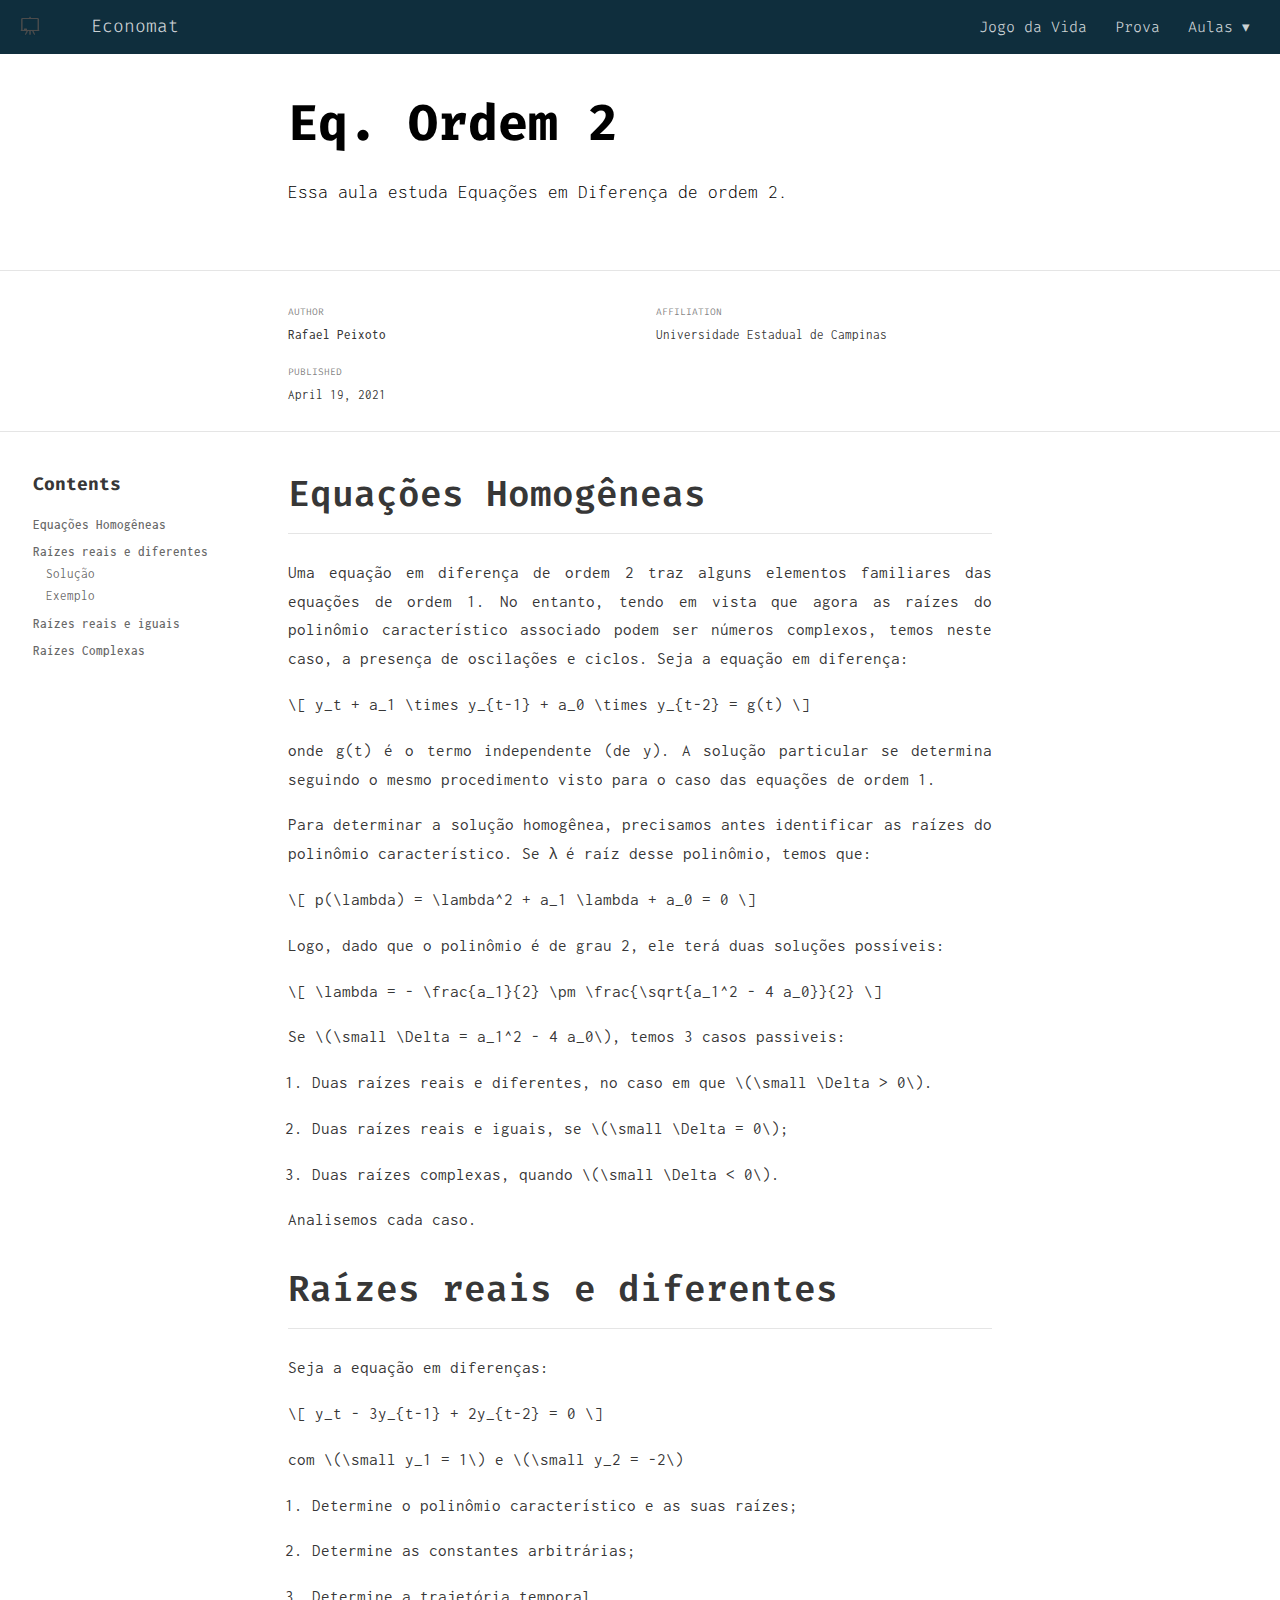
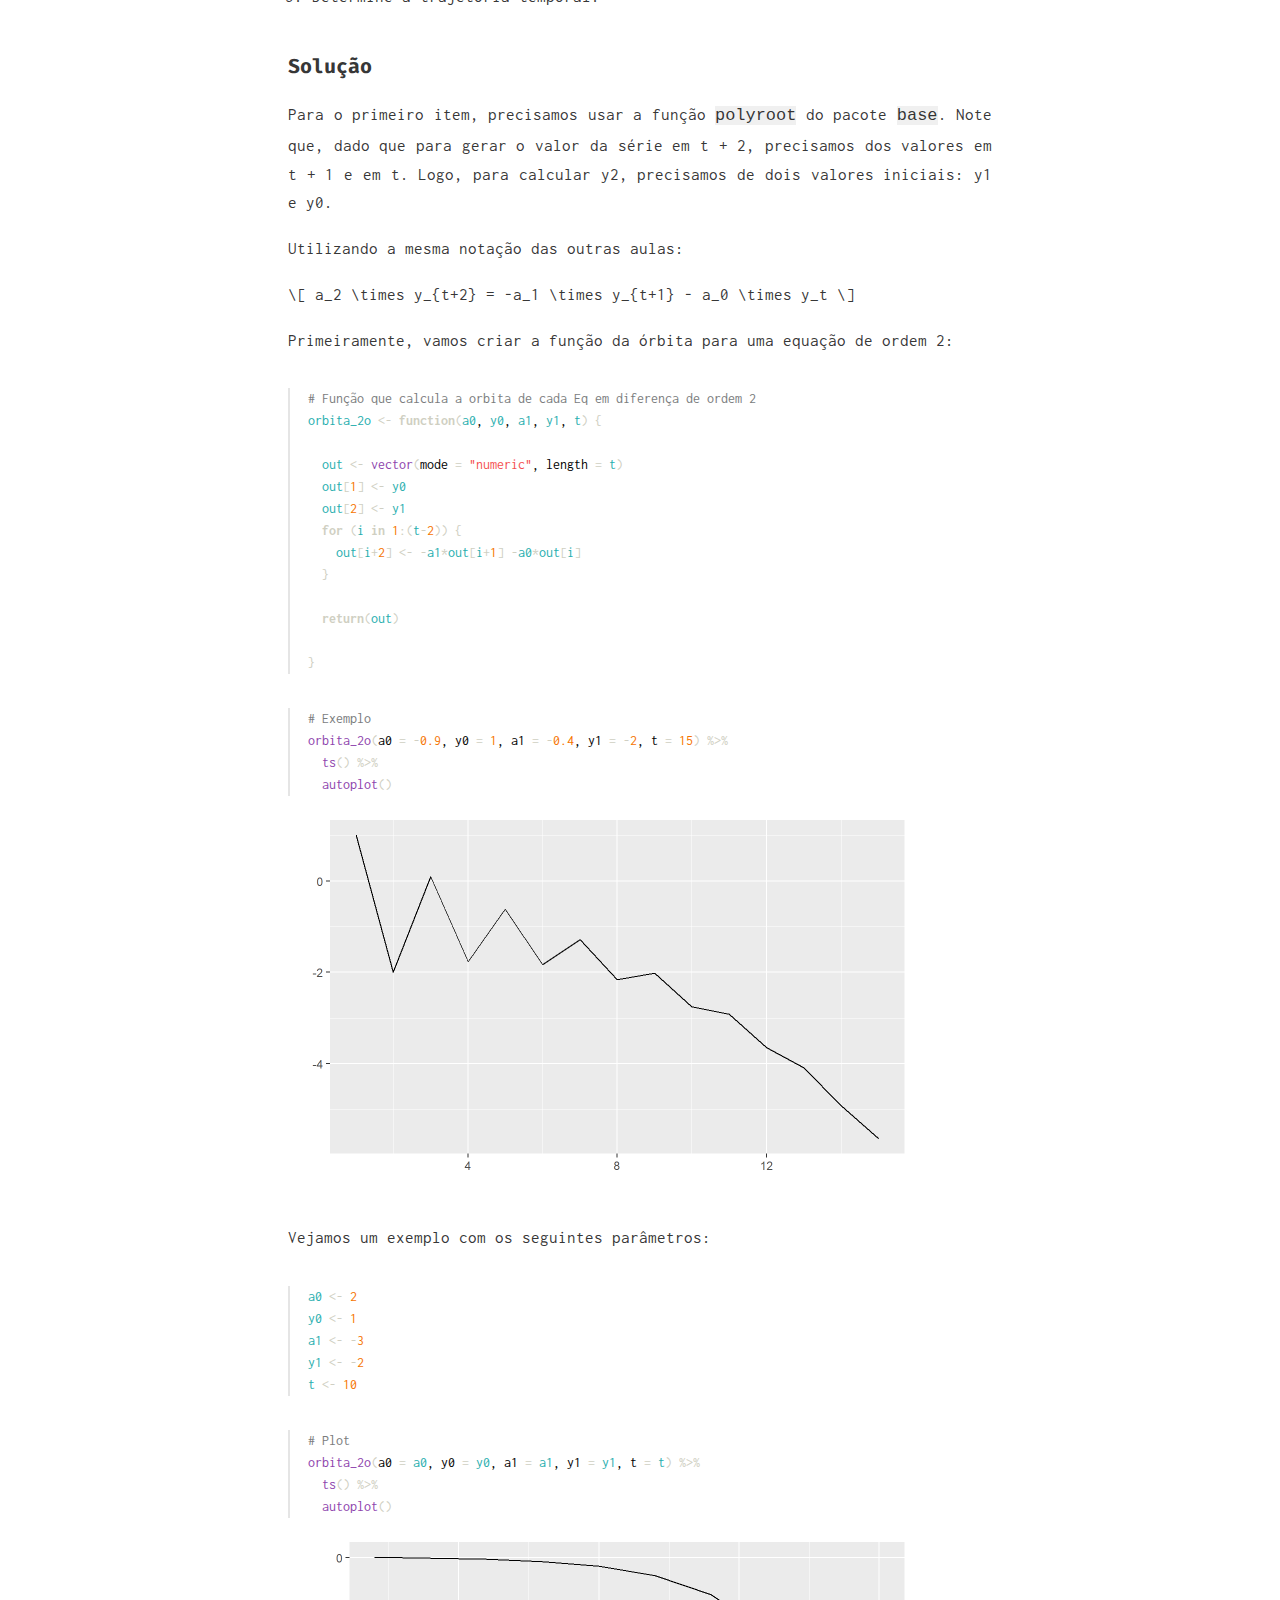
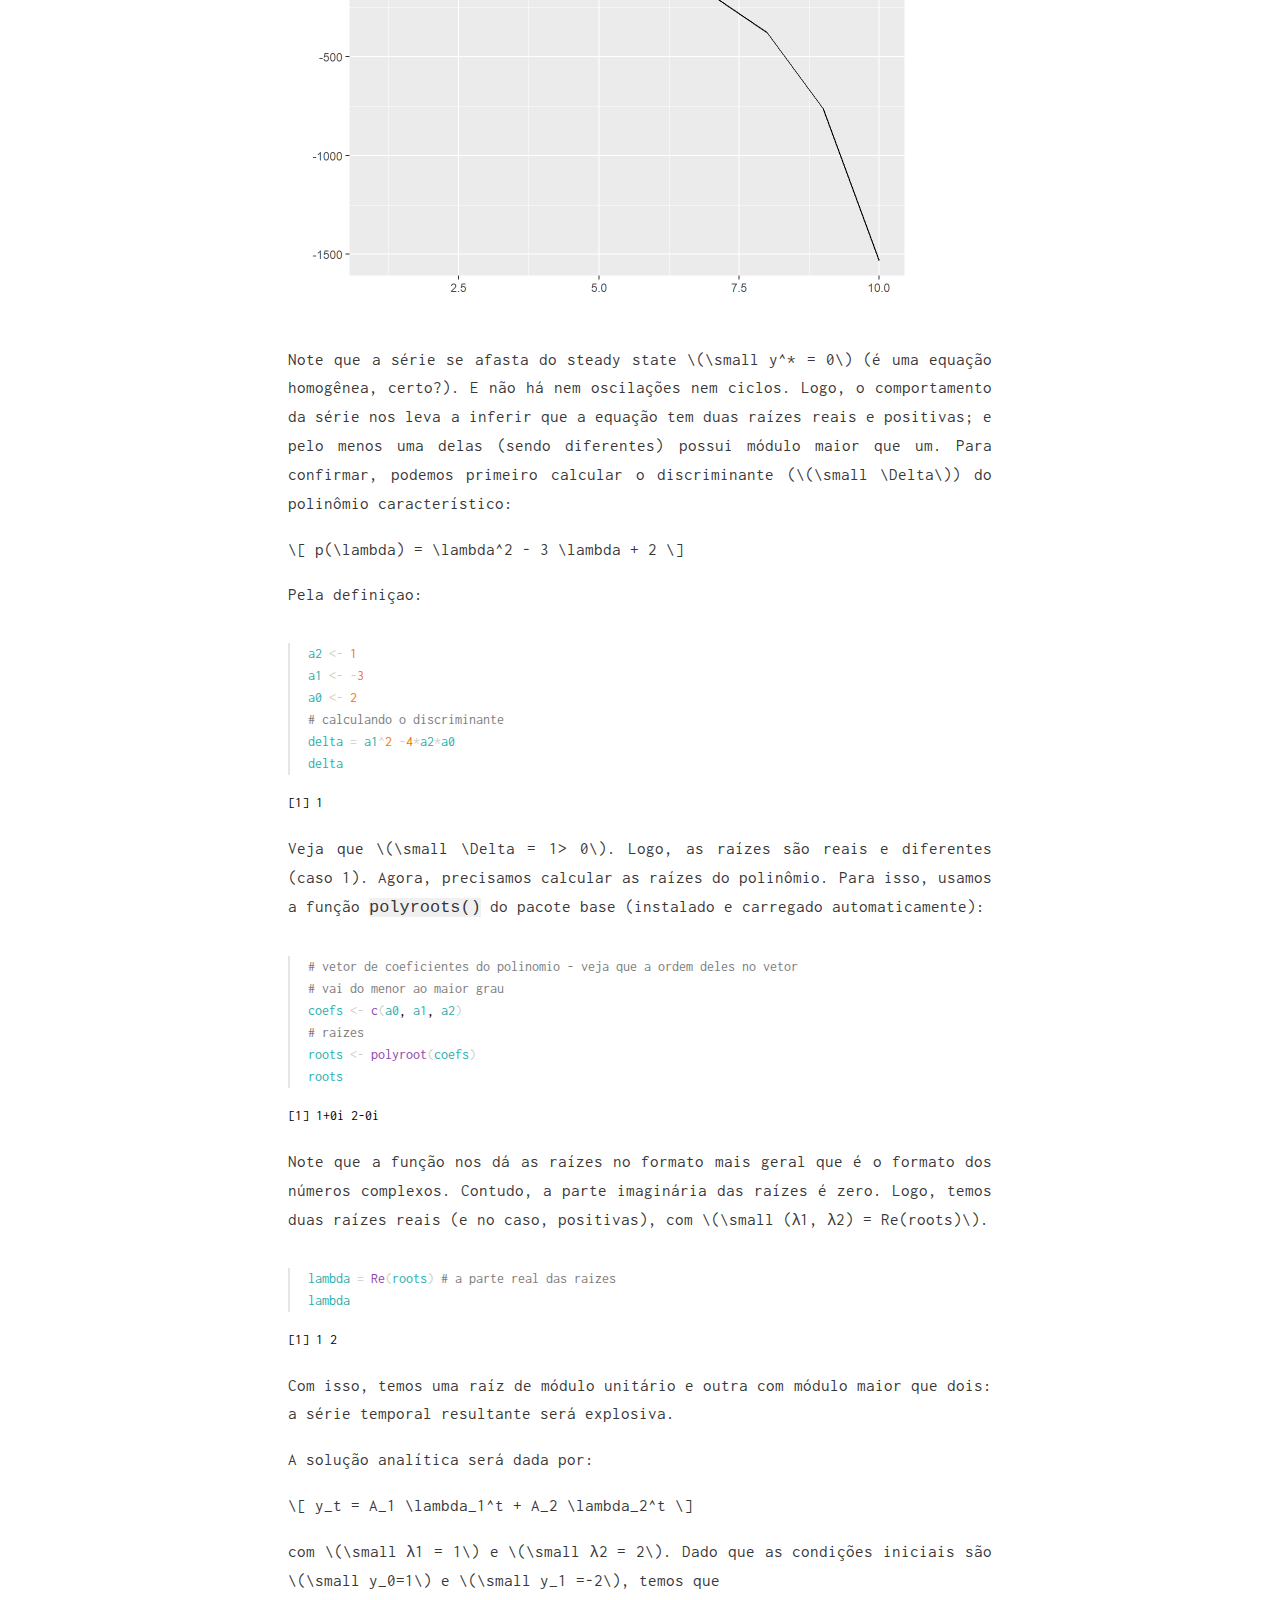
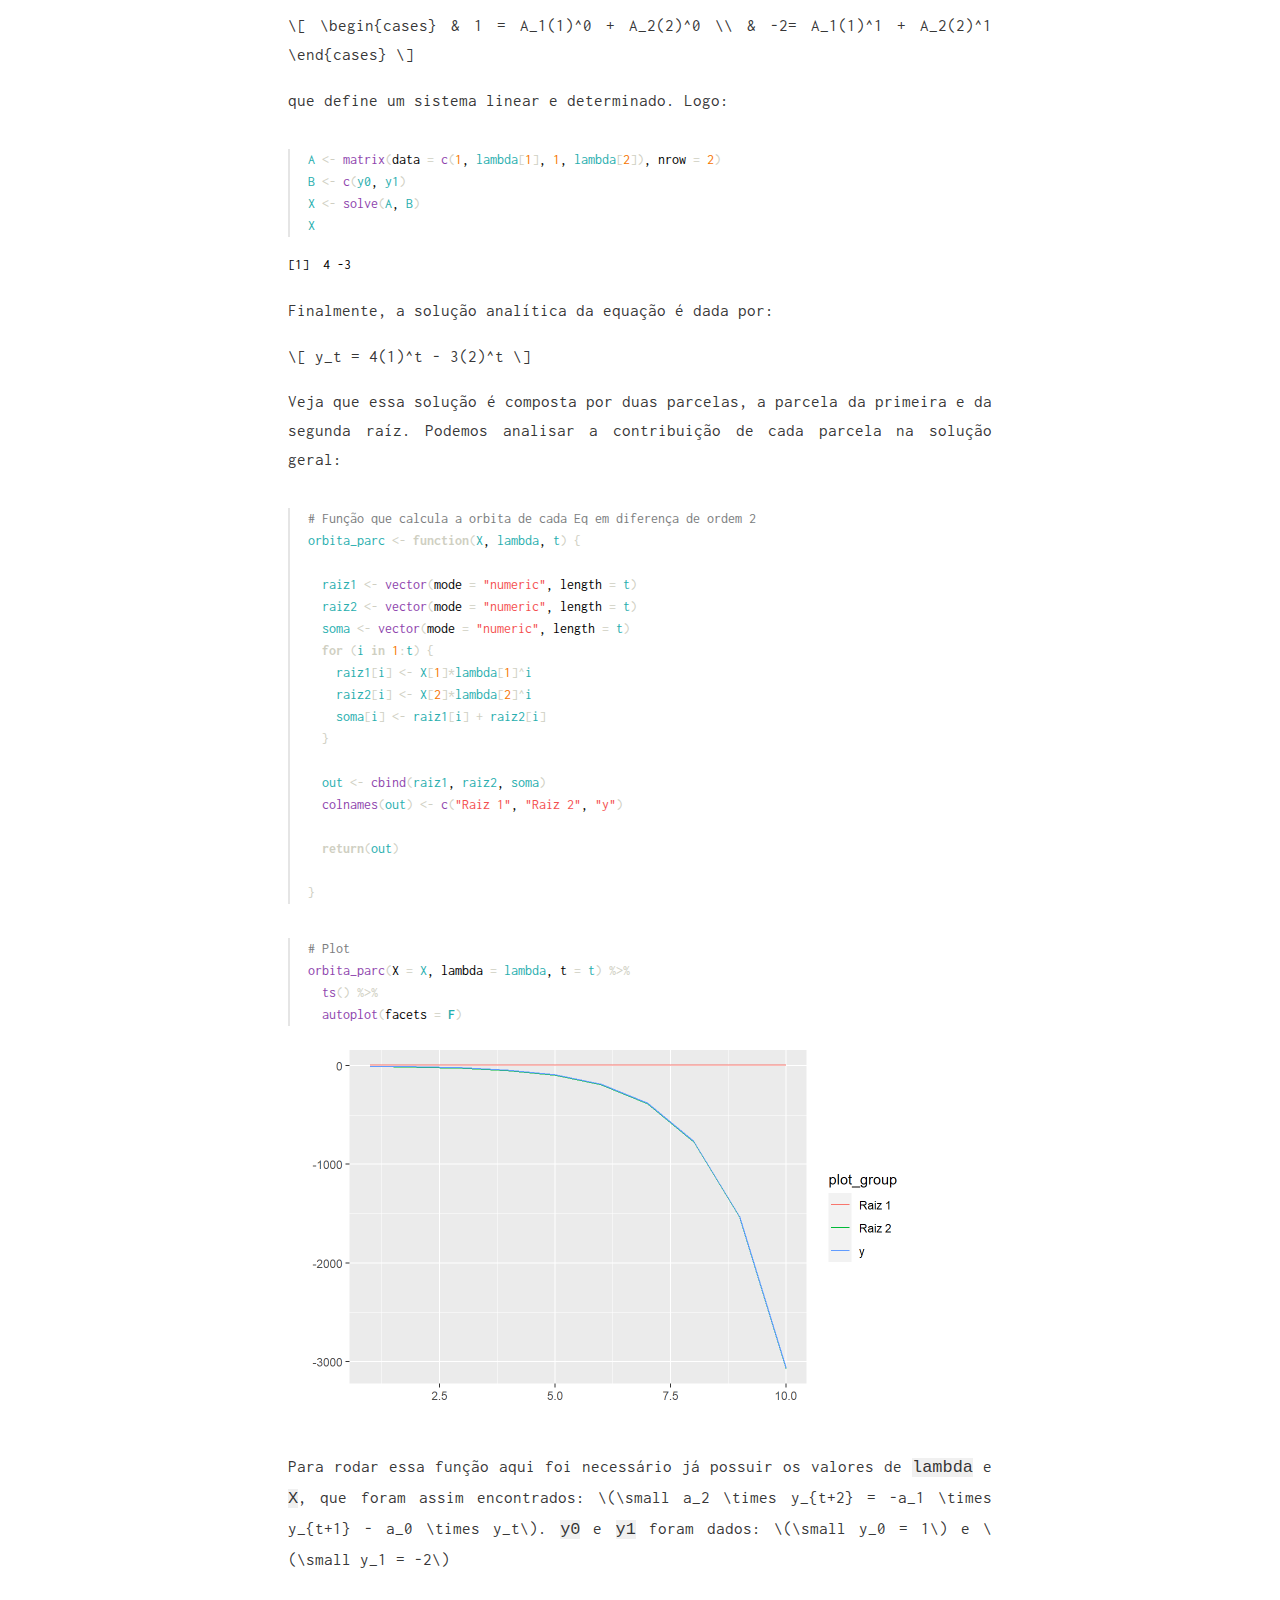
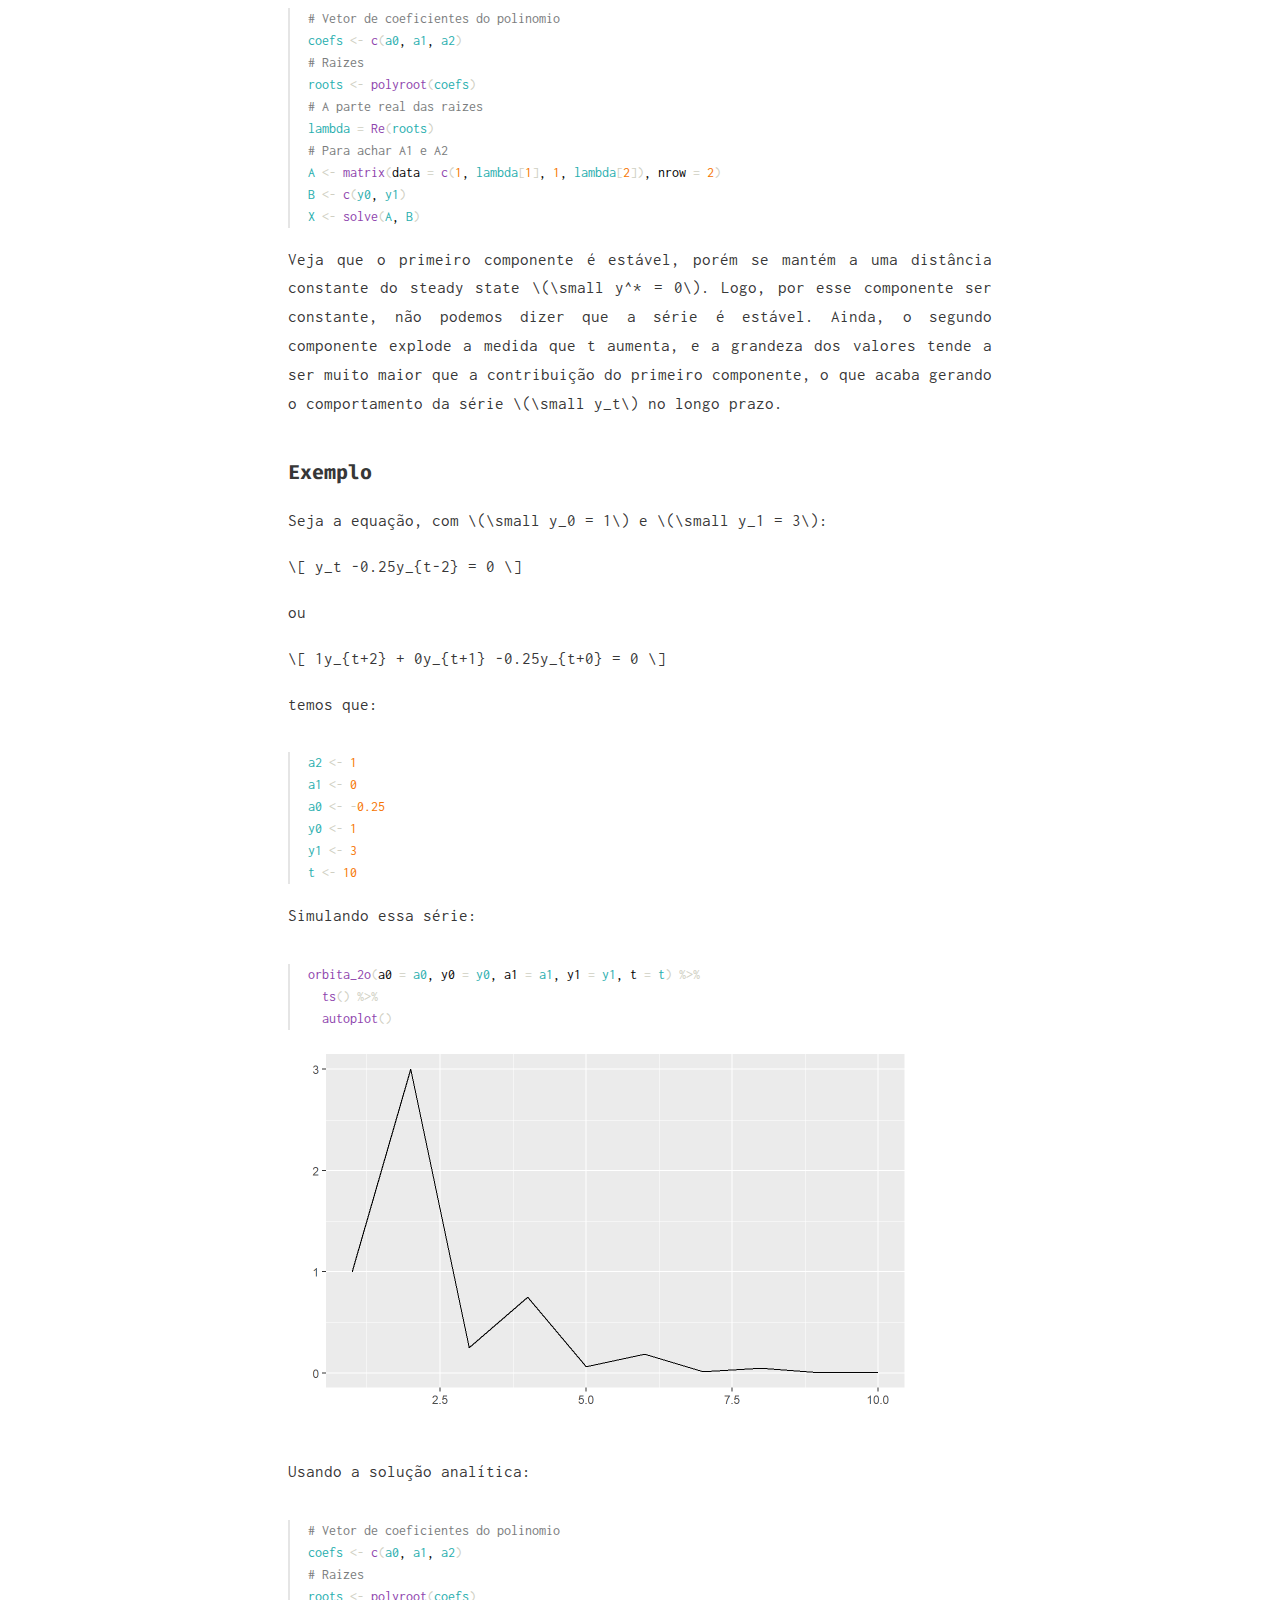
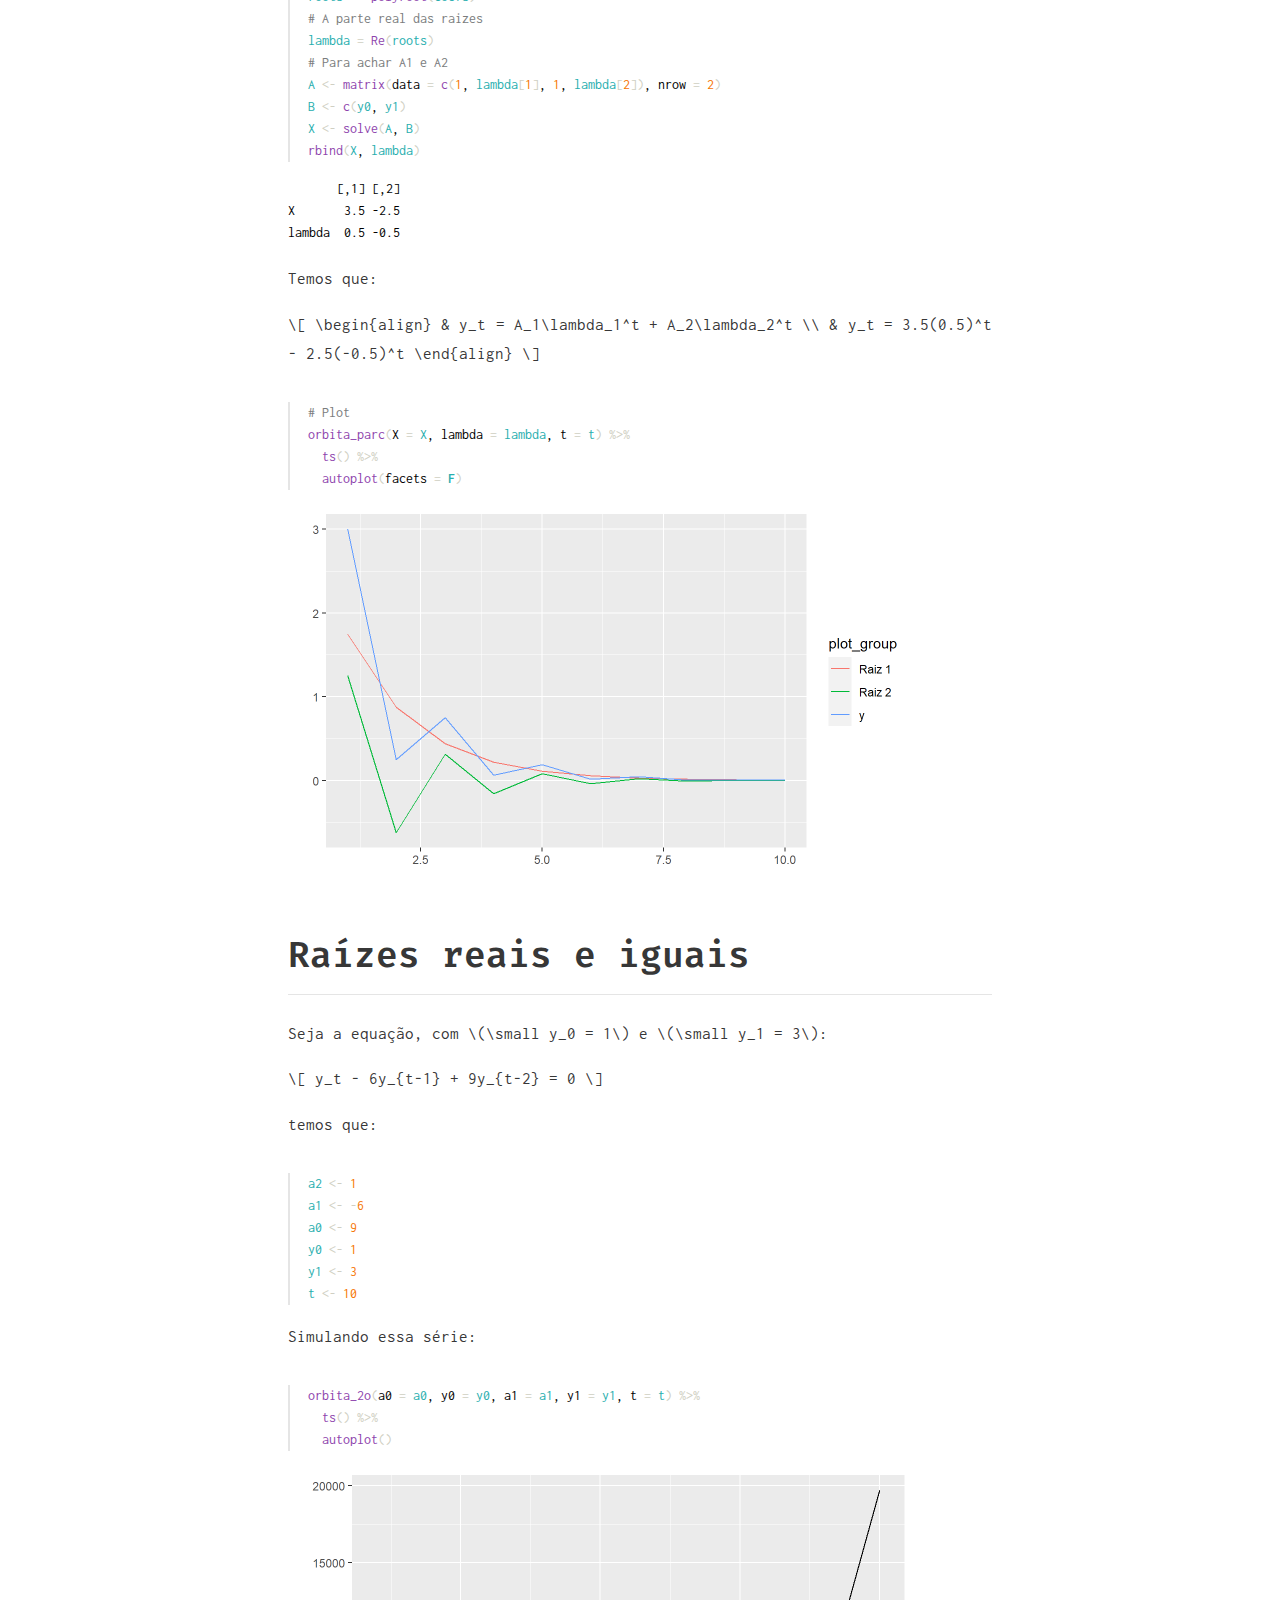
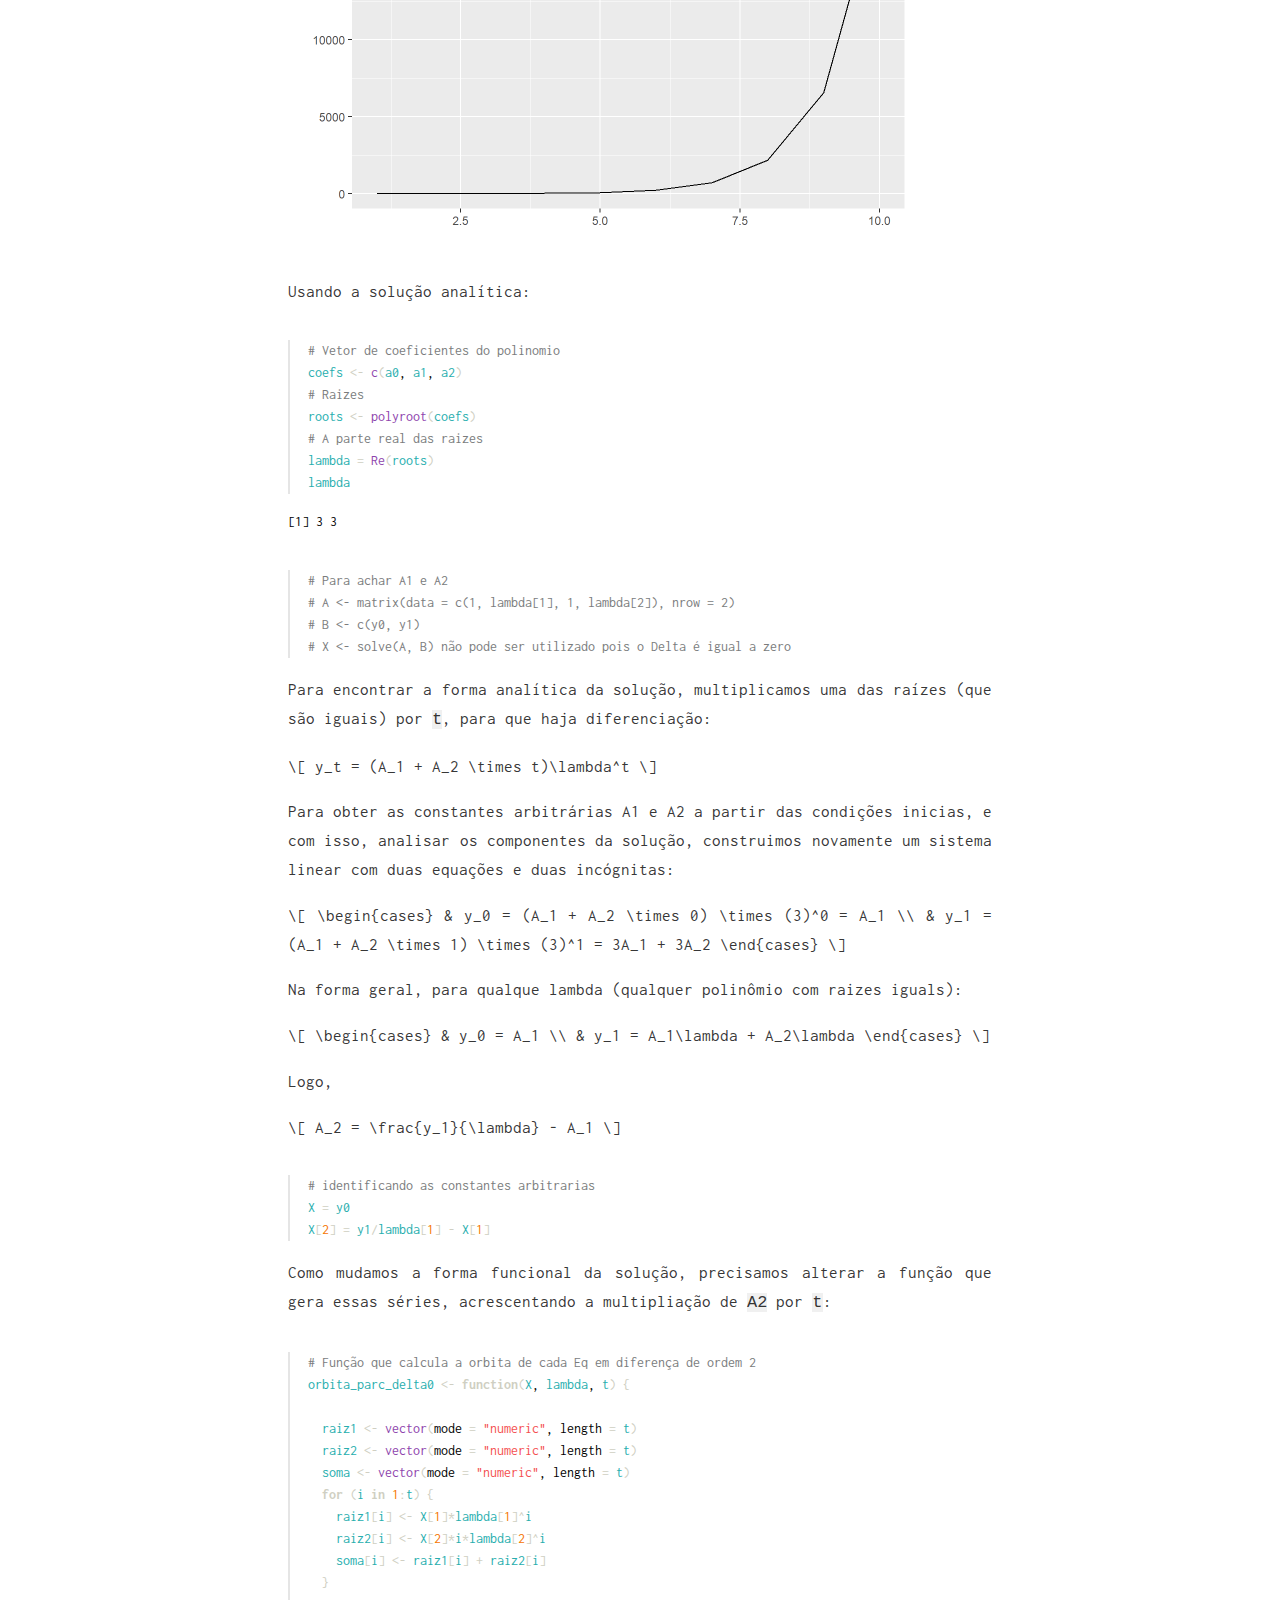
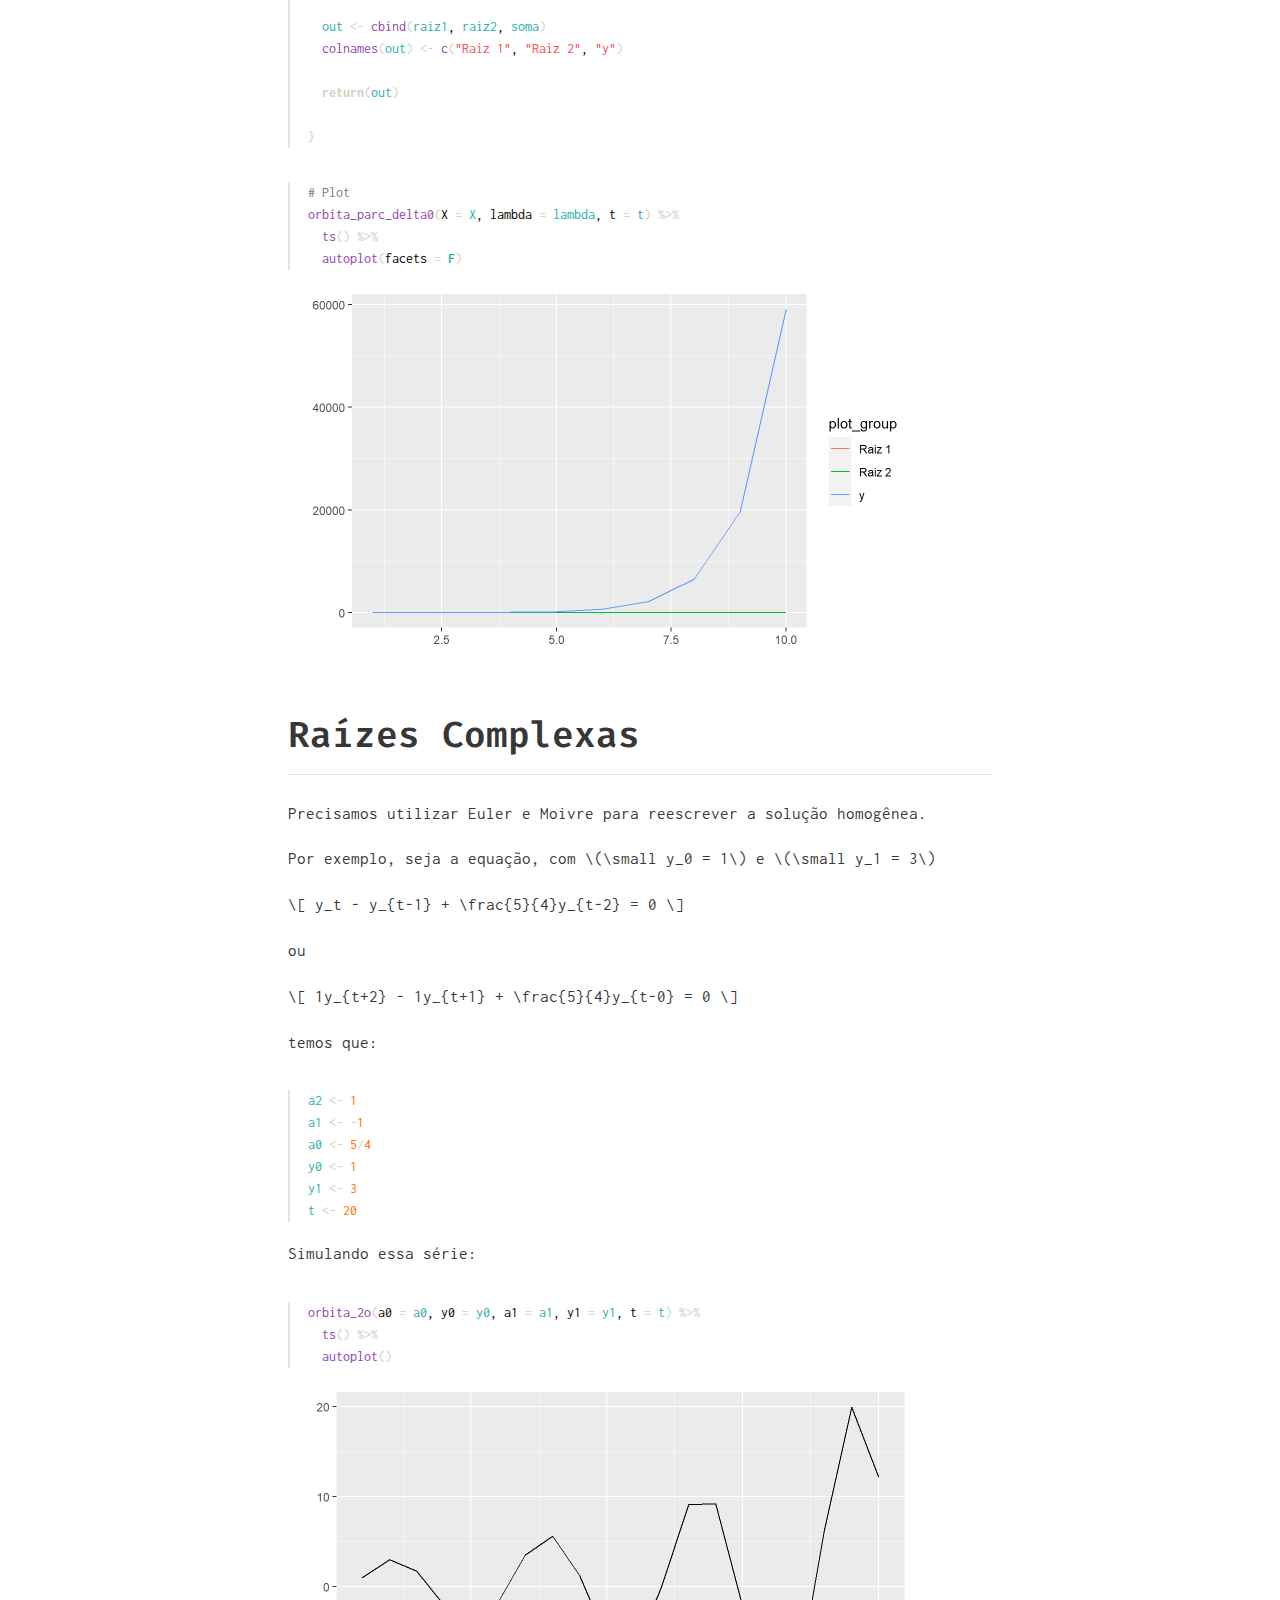
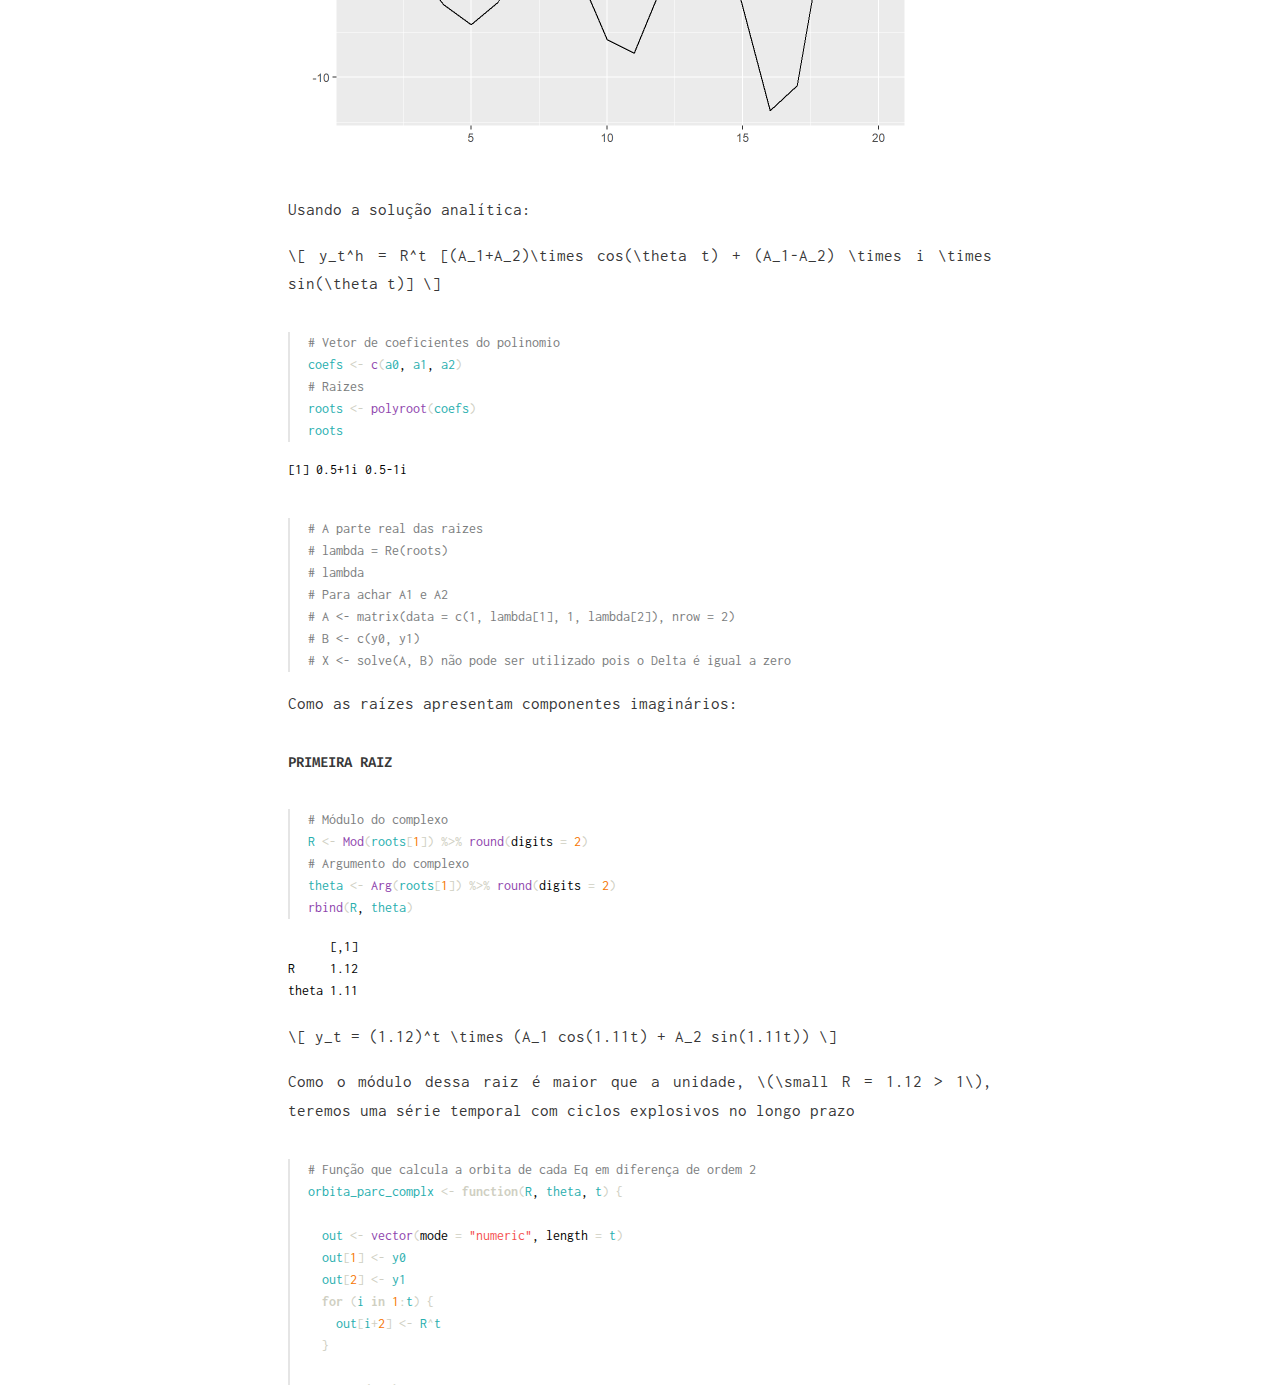
<file: docs/ordem2.html>
<!DOCTYPE html>

<html xmlns="http://www.w3.org/1999/xhtml" lang="" xml:lang="">

<head>
  <meta charset="utf-8"/>
  <meta name="viewport" content="width=device-width, initial-scale=1"/>
  <meta http-equiv="X-UA-Compatible" content="IE=Edge,chrome=1"/>
  <meta name="generator" content="distill" />

  <style type="text/css">
  /* Hide doc at startup (prevent jankiness while JS renders/transforms) */
  body {
    visibility: hidden;
  }
  </style>

 <!--radix_placeholder_import_source-->
 <!--/radix_placeholder_import_source-->

<style type="text/css">code{white-space: pre;}</style>
<style type="text/css" data-origin="pandoc">
pre > code.sourceCode { white-space: pre; position: relative; }
pre > code.sourceCode > span { display: inline-block; line-height: 1.25; }
pre > code.sourceCode > span:empty { height: 1.2em; }
code.sourceCode > span { color: inherit; text-decoration: inherit; }
div.sourceCode { margin: 1em 0; }
pre.sourceCode { margin: 0; }
@media screen {
div.sourceCode { overflow: auto; }
}
@media print {
pre > code.sourceCode { white-space: pre-wrap; }
pre > code.sourceCode > span { text-indent: -5em; padding-left: 5em; }
}
pre.numberSource code
  { counter-reset: source-line 0; }
pre.numberSource code > span
  { position: relative; left: -4em; counter-increment: source-line; }
pre.numberSource code > span > a:first-child::before
  { content: counter(source-line);
    position: relative; left: -1em; text-align: right; vertical-align: baseline;
    border: none; display: inline-block;
    -webkit-touch-callout: none; -webkit-user-select: none;
    -khtml-user-select: none; -moz-user-select: none;
    -ms-user-select: none; user-select: none;
    padding: 0 4px; width: 4em;
    background-color: #232629;
    color: #7a7c7d;
  }
pre.numberSource { margin-left: 3em; border-left: 1px solid #7a7c7d;  padding-left: 4px; }
div.sourceCode
  { color: #cfcfc2; background-color: #232629; }
@media screen {
pre > code.sourceCode > span > a:first-child::before { text-decoration: underline; }
}
code span { color: #cfcfc2; } /* Normal */
code span.al { color: #95da4c; background-color: #4d1f24; font-weight: bold; } /* Alert */
code span.an { color: #3f8058; } /* Annotation */
code span.at { color: #2980b9; } /* Attribute */
code span.bn { color: #f67400; } /* BaseN */
code span.bu { color: #7f8c8d; } /* BuiltIn */
code span.cf { color: #fdbc4b; font-weight: bold; } /* ControlFlow */
code span.ch { color: #3daee9; } /* Char */
code span.cn { color: #27aeae; font-weight: bold; } /* Constant */
code span.co { color: #7a7c7d; } /* Comment */
code span.cv { color: #7f8c8d; } /* CommentVar */
code span.do { color: #a43340; } /* Documentation */
code span.dt { color: #2980b9; } /* DataType */
code span.dv { color: #f67400; } /* DecVal */
code span.er { color: #da4453; text-decoration: underline; } /* Error */
code span.ex { color: #0099ff; font-weight: bold; } /* Extension */
code span.fl { color: #f67400; } /* Float */
code span.fu { color: #8e44ad; } /* Function */
code span.im { color: #27ae60; } /* Import */
code span.in { color: #c45b00; } /* Information */
code span.kw { color: #cfcfc2; font-weight: bold; } /* Keyword */
code span.op { color: #cfcfc2; } /* Operator */
code span.ot { color: #27ae60; } /* Other */
code span.pp { color: #27ae60; } /* Preprocessor */
code span.re { color: #2980b9; background-color: #153042; } /* RegionMarker */
code span.sc { color: #3daee9; } /* SpecialChar */
code span.ss { color: #da4453; } /* SpecialString */
code span.st { color: #f44f4f; } /* String */
code span.va { color: #27aeae; } /* Variable */
code span.vs { color: #da4453; } /* VerbatimString */
code span.wa { color: #da4453; } /* Warning */
</style>

  <!--radix_placeholder_meta_tags-->
  <title>Economat: Eq. Ordem 2</title>

  <meta property="description" itemprop="description" content="Essa aula estuda Equações em Diferença de ordem 2."/>


  <!--  https://schema.org/Article -->
  <meta property="article:published" itemprop="datePublished" content="2021-04-19"/>
  <meta property="article:created" itemprop="dateCreated" content="2021-04-19"/>
  <meta name="article:author" content="Rafael Peixoto"/>

  <!--  https://developers.facebook.com/docs/sharing/webmasters#markup -->
  <meta property="og:title" content="Economat: Eq. Ordem 2"/>
  <meta property="og:type" content="article"/>
  <meta property="og:description" content="Essa aula estuda Equações em Diferença de ordem 2."/>
  <meta property="og:locale" content="en_US"/>
  <meta property="og:site_name" content="Economat"/>

  <!--  https://dev.twitter.com/cards/types/summary -->
  <meta property="twitter:card" content="summary"/>
  <meta property="twitter:title" content="Economat: Eq. Ordem 2"/>
  <meta property="twitter:description" content="Essa aula estuda Equações em Diferença de ordem 2."/>

  <!--/radix_placeholder_meta_tags-->
  <!--radix_placeholder_rmarkdown_metadata-->

  <script type="text/json" id="radix-rmarkdown-metadata">
  {"type":"list","attributes":{"names":{"type":"character","attributes":{},"value":["title","description","author","date","output"]}},"value":[{"type":"character","attributes":{},"value":["Eq. Ordem 2"]},{"type":"character","attributes":{},"value":["Essa aula estuda Equações em Diferença de ordem 2.\n"]},{"type":"list","attributes":{},"value":[{"type":"list","attributes":{"names":{"type":"character","attributes":{},"value":["name","affiliation"]}},"value":[{"type":"character","attributes":{},"value":["Rafael Peixoto"]},{"type":"character","attributes":{},"value":["Universidade Estadual de Campinas"]}]}]},{"type":"character","attributes":{},"value":["04-19-2021"]},{"type":"character","attributes":{},"value":["distill::distill_article"]}]}
  </script>
  <!--/radix_placeholder_rmarkdown_metadata-->
  <!--radix_placeholder_navigation_in_header-->
  <meta name="distill:offset" content=""/>

  <script type="application/javascript">

    window.headroom_prevent_pin = false;

    window.document.addEventListener("DOMContentLoaded", function (event) {

      // initialize headroom for banner
      var header = $('header').get(0);
      var headerHeight = header.offsetHeight;
      var headroom = new Headroom(header, {
        tolerance: 5,
        onPin : function() {
          if (window.headroom_prevent_pin) {
            window.headroom_prevent_pin = false;
            headroom.unpin();
          }
        }
      });
      headroom.init();
      if(window.location.hash)
        headroom.unpin();
      $(header).addClass('headroom--transition');

      // offset scroll location for banner on hash change
      // (see: https://github.com/WickyNilliams/headroom.js/issues/38)
      window.addEventListener("hashchange", function(event) {
        window.scrollTo(0, window.pageYOffset - (headerHeight + 25));
      });

      // responsive menu
      $('.distill-site-header').each(function(i, val) {
        var topnav = $(this);
        var toggle = topnav.find('.nav-toggle');
        toggle.on('click', function() {
          topnav.toggleClass('responsive');
        });
      });

      // nav dropdowns
      $('.nav-dropbtn').click(function(e) {
        $(this).next('.nav-dropdown-content').toggleClass('nav-dropdown-active');
        $(this).parent().siblings('.nav-dropdown')
           .children('.nav-dropdown-content').removeClass('nav-dropdown-active');
      });
      $("body").click(function(e){
        $('.nav-dropdown-content').removeClass('nav-dropdown-active');
      });
      $(".nav-dropdown").click(function(e){
        e.stopPropagation();
      });
    });
  </script>

  <style type="text/css">

  /* Theme (user-documented overrideables for nav appearance) */

  .distill-site-nav {
    color: rgba(255, 255, 255, 0.8);
    background-color: #0F2E3D;
    font-size: 15px;
    font-weight: 300;
  }

  .distill-site-nav a {
    color: inherit;
    text-decoration: none;
  }

  .distill-site-nav a:hover {
    color: white;
  }

  @media print {
    .distill-site-nav {
      display: none;
    }
  }

  .distill-site-header {

  }

  .distill-site-footer {

  }


  /* Site Header */

  .distill-site-header {
    width: 100%;
    box-sizing: border-box;
    z-index: 3;
  }

  .distill-site-header .nav-left {
    display: inline-block;
    margin-left: 8px;
  }

  @media screen and (max-width: 768px) {
    .distill-site-header .nav-left {
      margin-left: 0;
    }
  }


  .distill-site-header .nav-right {
    float: right;
    margin-right: 8px;
  }

  .distill-site-header a,
  .distill-site-header .title {
    display: inline-block;
    text-align: center;
    padding: 14px 10px 14px 10px;
  }

  .distill-site-header .title {
    font-size: 18px;
    min-width: 150px;
  }

  .distill-site-header .logo {
    padding: 0;
  }

  .distill-site-header .logo img {
    display: none;
    max-height: 20px;
    width: auto;
    margin-bottom: -4px;
  }

  .distill-site-header .nav-image img {
    max-height: 18px;
    width: auto;
    display: inline-block;
    margin-bottom: -3px;
  }



  @media screen and (min-width: 1000px) {
    .distill-site-header .logo img {
      display: inline-block;
    }
    .distill-site-header .nav-left {
      margin-left: 20px;
    }
    .distill-site-header .nav-right {
      margin-right: 20px;
    }
    .distill-site-header .title {
      padding-left: 12px;
    }
  }


  .distill-site-header .nav-toggle {
    display: none;
  }

  .nav-dropdown {
    display: inline-block;
    position: relative;
  }

  .nav-dropdown .nav-dropbtn {
    border: none;
    outline: none;
    color: rgba(255, 255, 255, 0.8);
    padding: 16px 10px;
    background-color: transparent;
    font-family: inherit;
    font-size: inherit;
    font-weight: inherit;
    margin: 0;
    margin-top: 1px;
    z-index: 2;
  }

  .nav-dropdown-content {
    display: none;
    position: absolute;
    background-color: white;
    min-width: 200px;
    border: 1px solid rgba(0,0,0,0.15);
    border-radius: 4px;
    box-shadow: 0px 8px 16px 0px rgba(0,0,0,0.1);
    z-index: 1;
    margin-top: 2px;
    white-space: nowrap;
    padding-top: 4px;
    padding-bottom: 4px;
  }

  .nav-dropdown-content hr {
    margin-top: 4px;
    margin-bottom: 4px;
    border: none;
    border-bottom: 1px solid rgba(0, 0, 0, 0.1);
  }

  .nav-dropdown-active {
    display: block;
  }

  .nav-dropdown-content a, .nav-dropdown-content .nav-dropdown-header {
    color: black;
    padding: 6px 24px;
    text-decoration: none;
    display: block;
    text-align: left;
  }

  .nav-dropdown-content .nav-dropdown-header {
    display: block;
    padding: 5px 24px;
    padding-bottom: 0;
    text-transform: uppercase;
    font-size: 14px;
    color: #999999;
    white-space: nowrap;
  }

  .nav-dropdown:hover .nav-dropbtn {
    color: white;
  }

  .nav-dropdown-content a:hover {
    background-color: #ddd;
    color: black;
  }

  .nav-right .nav-dropdown-content {
    margin-left: -45%;
    right: 0;
  }

  @media screen and (max-width: 768px) {
    .distill-site-header a, .distill-site-header .nav-dropdown  {display: none;}
    .distill-site-header a.nav-toggle {
      float: right;
      display: block;
    }
    .distill-site-header .title {
      margin-left: 0;
    }
    .distill-site-header .nav-right {
      margin-right: 0;
    }
    .distill-site-header {
      overflow: hidden;
    }
    .nav-right .nav-dropdown-content {
      margin-left: 0;
    }
  }


  @media screen and (max-width: 768px) {
    .distill-site-header.responsive {position: relative; min-height: 500px; }
    .distill-site-header.responsive a.nav-toggle {
      position: absolute;
      right: 0;
      top: 0;
    }
    .distill-site-header.responsive a,
    .distill-site-header.responsive .nav-dropdown {
      display: block;
      text-align: left;
    }
    .distill-site-header.responsive .nav-left,
    .distill-site-header.responsive .nav-right {
      width: 100%;
    }
    .distill-site-header.responsive .nav-dropdown {float: none;}
    .distill-site-header.responsive .nav-dropdown-content {position: relative;}
    .distill-site-header.responsive .nav-dropdown .nav-dropbtn {
      display: block;
      width: 100%;
      text-align: left;
    }
  }

  /* Site Footer */

  .distill-site-footer {
    width: 100%;
    overflow: hidden;
    box-sizing: border-box;
    z-index: 3;
    margin-top: 30px;
    padding-top: 30px;
    padding-bottom: 30px;
    text-align: center;
  }

  /* Headroom */

  d-title {
    padding-top: 6rem;
  }

  @media print {
    d-title {
      padding-top: 4rem;
    }
  }

  .headroom {
    z-index: 1000;
    position: fixed;
    top: 0;
    left: 0;
    right: 0;
  }

  .headroom--transition {
    transition: all .4s ease-in-out;
  }

  .headroom--unpinned {
    top: -100px;
  }

  .headroom--pinned {
    top: 0;
  }

  /* adjust viewport for navbar height */
  /* helps vertically center bootstrap (non-distill) content */
  .min-vh-100 {
    min-height: calc(100vh - 100px) !important;
  }

  </style>

  <script src="site_libs/jquery-1.11.3/jquery.min.js"></script>
  <link href="site_libs/font-awesome-5.1.0/css/all.css" rel="stylesheet"/>
  <link href="site_libs/font-awesome-5.1.0/css/v4-shims.css" rel="stylesheet"/>
  <script src="site_libs/headroom-0.9.4/headroom.min.js"></script>
  <script src="site_libs/autocomplete-0.37.1/autocomplete.min.js"></script>
  <script src="site_libs/fuse-6.4.1/fuse.min.js"></script>

  <script type="application/javascript">

  function getMeta(metaName) {
    var metas = document.getElementsByTagName('meta');
    for (let i = 0; i < metas.length; i++) {
      if (metas[i].getAttribute('name') === metaName) {
        return metas[i].getAttribute('content');
      }
    }
    return '';
  }

  function offsetURL(url) {
    var offset = getMeta('distill:offset');
    return offset ? offset + '/' + url : url;
  }

  function createFuseIndex() {

    // create fuse index
    var options = {
      keys: [
        { name: 'title', weight: 20 },
        { name: 'categories', weight: 15 },
        { name: 'description', weight: 10 },
        { name: 'contents', weight: 5 },
      ],
      ignoreLocation: true,
      threshold: 0
    };
    var fuse = new window.Fuse([], options);

    // fetch the main search.json
    return fetch(offsetURL('search.json'))
      .then(function(response) {
        if (response.status == 200) {
          return response.json().then(function(json) {
            // index main articles
            json.articles.forEach(function(article) {
              fuse.add(article);
            });
            // download collections and index their articles
            return Promise.all(json.collections.map(function(collection) {
              return fetch(offsetURL(collection)).then(function(response) {
                if (response.status === 200) {
                  return response.json().then(function(articles) {
                    articles.forEach(function(article) {
                      fuse.add(article);
                    });
                  })
                } else {
                  return Promise.reject(
                    new Error('Unexpected status from search index request: ' +
                              response.status)
                  );
                }
              });
            })).then(function() {
              return fuse;
            });
          });

        } else {
          return Promise.reject(
            new Error('Unexpected status from search index request: ' +
                        response.status)
          );
        }
      });
  }

  window.document.addEventListener("DOMContentLoaded", function (event) {

    // get search element (bail if we don't have one)
    var searchEl = window.document.getElementById('distill-search');
    if (!searchEl)
      return;

    createFuseIndex()
      .then(function(fuse) {

        // make search box visible
        searchEl.classList.remove('hidden');

        // initialize autocomplete
        var options = {
          autoselect: true,
          hint: false,
          minLength: 2,
        };
        window.autocomplete(searchEl, options, [{
          source: function(query, callback) {
            const searchOptions = {
              isCaseSensitive: false,
              shouldSort: true,
              minMatchCharLength: 2,
              limit: 10,
            };
            var results = fuse.search(query, searchOptions);
            callback(results
              .map(function(result) { return result.item; })
            );
          },
          templates: {
            suggestion: function(suggestion) {
              var img = suggestion.preview && Object.keys(suggestion.preview).length > 0
                ? `<img src="${offsetURL(suggestion.preview)}"</img>`
                : '';
              var html = `
                <div class="search-item">
                  <h3>${suggestion.title}</h3>
                  <div class="search-item-description">
                    ${suggestion.description || ''}
                  </div>
                  <div class="search-item-preview">
                    ${img}
                  </div>
                </div>
              `;
              return html;
            }
          }
        }]).on('autocomplete:selected', function(event, suggestion) {
          window.location.href = offsetURL(suggestion.path);
        });
        // remove inline display style on autocompleter (we want to
        // manage responsive display via css)
        $('.algolia-autocomplete').css("display", "");
      })
      .catch(function(error) {
        console.log(error);
      });

  });

  </script>

  <style type="text/css">

  .nav-search {
    font-size: x-small;
  }

  /* Algolioa Autocomplete */

  .algolia-autocomplete {
    display: inline-block;
    margin-left: 10px;
    vertical-align: sub;
    background-color: white;
    color: black;
    padding: 6px;
    padding-top: 8px;
    padding-bottom: 0;
    border-radius: 6px;
    border: 1px #0F2E3D solid;
    width: 180px;
  }


  @media screen and (max-width: 768px) {
    .distill-site-nav .algolia-autocomplete {
      display: none;
      visibility: hidden;
    }
    .distill-site-nav.responsive .algolia-autocomplete {
      display: inline-block;
      visibility: visible;
    }
    .distill-site-nav.responsive .algolia-autocomplete .aa-dropdown-menu {
      margin-left: 0;
      width: 400px;
      max-height: 400px;
    }
  }

  .algolia-autocomplete .aa-input, .algolia-autocomplete .aa-hint {
    width: 90%;
    outline: none;
    border: none;
  }

  .algolia-autocomplete .aa-hint {
    color: #999;
  }
  .algolia-autocomplete .aa-dropdown-menu {
    width: 550px;
    max-height: 70vh;
    overflow-x: visible;
    overflow-y: scroll;
    padding: 5px;
    margin-top: 3px;
    margin-left: -150px;
    background-color: #fff;
    border-radius: 5px;
    border: 1px solid #999;
    border-top: none;
  }

  .algolia-autocomplete .aa-dropdown-menu .aa-suggestion {
    cursor: pointer;
    padding: 5px 4px;
    border-bottom: 1px solid #eee;
  }

  .algolia-autocomplete .aa-dropdown-menu .aa-suggestion:last-of-type {
    border-bottom: none;
    margin-bottom: 2px;
  }

  .algolia-autocomplete .aa-dropdown-menu .aa-suggestion .search-item {
    overflow: hidden;
    font-size: 0.8em;
    line-height: 1.4em;
  }

  .algolia-autocomplete .aa-dropdown-menu .aa-suggestion .search-item h3 {
    font-size: 1rem;
    margin-block-start: 0;
    margin-block-end: 5px;
  }

  .algolia-autocomplete .aa-dropdown-menu .aa-suggestion .search-item-description {
    display: inline-block;
    overflow: hidden;
    height: 2.8em;
    width: 80%;
    margin-right: 4%;
  }

  .algolia-autocomplete .aa-dropdown-menu .aa-suggestion .search-item-preview {
    display: inline-block;
    width: 15%;
  }

  .algolia-autocomplete .aa-dropdown-menu .aa-suggestion .search-item-preview img {
    height: 3em;
    width: auto;
    display: none;
  }

  .algolia-autocomplete .aa-dropdown-menu .aa-suggestion .search-item-preview img[src] {
    display: initial;
  }

  .algolia-autocomplete .aa-dropdown-menu .aa-suggestion.aa-cursor {
    background-color: #eee;
  }
  .algolia-autocomplete .aa-dropdown-menu .aa-suggestion em {
    font-weight: bold;
    font-style: normal;
  }

  </style>


  <!--/radix_placeholder_navigation_in_header-->
  <!--radix_placeholder_distill-->

  <style type="text/css">

  body {
    background-color: white;
  }

  .pandoc-table {
    width: 100%;
  }

  .pandoc-table>caption {
    margin-bottom: 10px;
  }

  .pandoc-table th:not([align]) {
    text-align: left;
  }

  .pagedtable-footer {
    font-size: 15px;
  }

  d-byline .byline {
    grid-template-columns: 2fr 2fr;
  }

  d-byline .byline h3 {
    margin-block-start: 1.5em;
  }

  d-byline .byline .authors-affiliations h3 {
    margin-block-start: 0.5em;
  }

  .authors-affiliations .orcid-id {
    width: 16px;
    height:16px;
    margin-left: 4px;
    margin-right: 4px;
    vertical-align: middle;
    padding-bottom: 2px;
  }

  d-title .dt-tags {
    margin-top: 1em;
    grid-column: text;
  }

  .dt-tags .dt-tag {
    text-decoration: none;
    display: inline-block;
    color: rgba(0,0,0,0.6);
    padding: 0em 0.4em;
    margin-right: 0.5em;
    margin-bottom: 0.4em;
    font-size: 70%;
    border: 1px solid rgba(0,0,0,0.2);
    border-radius: 3px;
    text-transform: uppercase;
    font-weight: 500;
  }

  d-article table.gt_table td,
  d-article table.gt_table th {
    border-bottom: none;
  }

  .html-widget {
    margin-bottom: 2.0em;
  }

  .l-screen-inset {
    padding-right: 16px;
  }

  .l-screen .caption {
    margin-left: 10px;
  }

  .shaded {
    background: rgb(247, 247, 247);
    padding-top: 20px;
    padding-bottom: 20px;
    border-top: 1px solid rgba(0, 0, 0, 0.1);
    border-bottom: 1px solid rgba(0, 0, 0, 0.1);
  }

  .shaded .html-widget {
    margin-bottom: 0;
    border: 1px solid rgba(0, 0, 0, 0.1);
  }

  .shaded .shaded-content {
    background: white;
  }

  .text-output {
    margin-top: 0;
    line-height: 1.5em;
  }

  .hidden {
    display: none !important;
  }

  d-article {
    padding-top: 2.5rem;
    padding-bottom: 30px;
  }

  d-appendix {
    padding-top: 30px;
  }

  d-article>p>img {
    width: 100%;
  }

  d-article h2 {
    margin: 1rem 0 1.5rem 0;
  }

  d-article h3 {
    margin-top: 1.5rem;
  }

  d-article iframe {
    border: 1px solid rgba(0, 0, 0, 0.1);
    margin-bottom: 2.0em;
    width: 100%;
  }

  /* Tweak code blocks */

  d-article div.sourceCode code,
  d-article pre code {
    font-family: Consolas, Monaco, 'Andale Mono', 'Ubuntu Mono', monospace;
  }

  d-article pre,
  d-article div.sourceCode,
  d-article div.sourceCode pre {
    overflow: auto;
  }

  d-article div.sourceCode {
    background-color: white;
  }

  d-article div.sourceCode pre {
    padding-left: 10px;
    font-size: 12px;
    border-left: 2px solid rgba(0,0,0,0.1);
  }

  d-article pre {
    font-size: 12px;
    color: black;
    background: none;
    margin-top: 0;
    text-align: left;
    white-space: pre;
    word-spacing: normal;
    word-break: normal;
    word-wrap: normal;
    line-height: 1.5;

    -moz-tab-size: 4;
    -o-tab-size: 4;
    tab-size: 4;

    -webkit-hyphens: none;
    -moz-hyphens: none;
    -ms-hyphens: none;
    hyphens: none;
  }

  d-article pre a {
    border-bottom: none;
  }

  d-article pre a:hover {
    border-bottom: none;
    text-decoration: underline;
  }

  d-article details {
    grid-column: text;
    margin-bottom: 0.8em;
  }

  @media(min-width: 768px) {

  d-article pre,
  d-article div.sourceCode,
  d-article div.sourceCode pre {
    overflow: visible !important;
  }

  d-article div.sourceCode pre {
    padding-left: 18px;
    font-size: 14px;
  }

  d-article pre {
    font-size: 14px;
  }

  }

  figure img.external {
    background: white;
    border: 1px solid rgba(0, 0, 0, 0.1);
    box-shadow: 0 1px 8px rgba(0, 0, 0, 0.1);
    padding: 18px;
    box-sizing: border-box;
  }

  /* CSS for d-contents */

  .d-contents {
    grid-column: text;
    color: rgba(0,0,0,0.8);
    font-size: 0.9em;
    padding-bottom: 1em;
    margin-bottom: 1em;
    padding-bottom: 0.5em;
    margin-bottom: 1em;
    padding-left: 0.25em;
    justify-self: start;
  }

  @media(min-width: 1000px) {
    .d-contents.d-contents-float {
      height: 0;
      grid-column-start: 1;
      grid-column-end: 4;
      justify-self: center;
      padding-right: 3em;
      padding-left: 2em;
    }
  }

  .d-contents nav h3 {
    font-size: 18px;
    margin-top: 0;
    margin-bottom: 1em;
  }

  .d-contents li {
    list-style-type: none
  }

  .d-contents nav > ul {
    padding-left: 0;
  }

  .d-contents ul {
    padding-left: 1em
  }

  .d-contents nav ul li {
    margin-top: 0.6em;
    margin-bottom: 0.2em;
  }

  .d-contents nav a {
    font-size: 13px;
    border-bottom: none;
    text-decoration: none
    color: rgba(0, 0, 0, 0.8);
  }

  .d-contents nav a:hover {
    text-decoration: underline solid rgba(0, 0, 0, 0.6)
  }

  .d-contents nav > ul > li > a {
    font-weight: 600;
  }

  .d-contents nav > ul > li > ul {
    font-weight: inherit;
  }

  .d-contents nav > ul > li > ul > li {
    margin-top: 0.2em;
  }


  .d-contents nav ul {
    margin-top: 0;
    margin-bottom: 0.25em;
  }

  .d-article-with-toc h2:nth-child(2) {
    margin-top: 0;
  }


  /* Figure */

  .figure {
    position: relative;
    margin-bottom: 2.5em;
    margin-top: 1.5em;
  }

  .figure img {
    width: 100%;
  }

  .figure .caption {
    color: rgba(0, 0, 0, 0.6);
    font-size: 12px;
    line-height: 1.5em;
  }

  .figure img.external {
    background: white;
    border: 1px solid rgba(0, 0, 0, 0.1);
    box-shadow: 0 1px 8px rgba(0, 0, 0, 0.1);
    padding: 18px;
    box-sizing: border-box;
  }

  .figure .caption a {
    color: rgba(0, 0, 0, 0.6);
  }

  .figure .caption b,
  .figure .caption strong, {
    font-weight: 600;
    color: rgba(0, 0, 0, 1.0);
  }

  /* Citations */

  d-article .citation {
    color: inherit;
    cursor: inherit;
  }

  div.hanging-indent{
    margin-left: 1em; text-indent: -1em;
  }

  /* Citation hover box */

  .tippy-box[data-theme~=light-border] {
    background-color: rgba(250, 250, 250, 0.95);
  }

  .tippy-content > p {
    margin-bottom: 0;
    padding: 2px;
  }


  /* Tweak 1000px media break to show more text */

  @media(min-width: 1000px) {
    .base-grid,
    distill-header,
    d-title,
    d-abstract,
    d-article,
    d-appendix,
    distill-appendix,
    d-byline,
    d-footnote-list,
    d-citation-list,
    distill-footer {
      grid-template-columns: [screen-start] 1fr [page-start kicker-start] 80px [middle-start] 50px [text-start kicker-end] 65px 65px 65px 65px 65px 65px 65px 65px [text-end gutter-start] 65px [middle-end] 65px [page-end gutter-end] 1fr [screen-end];
      grid-column-gap: 16px;
    }

    .grid {
      grid-column-gap: 16px;
    }

    d-article {
      font-size: 1.06rem;
      line-height: 1.7em;
    }
    figure .caption, .figure .caption, figure figcaption {
      font-size: 13px;
    }
  }

  @media(min-width: 1180px) {
    .base-grid,
    distill-header,
    d-title,
    d-abstract,
    d-article,
    d-appendix,
    distill-appendix,
    d-byline,
    d-footnote-list,
    d-citation-list,
    distill-footer {
      grid-template-columns: [screen-start] 1fr [page-start kicker-start] 60px [middle-start] 60px [text-start kicker-end] 60px 60px 60px 60px 60px 60px 60px 60px [text-end gutter-start] 60px [middle-end] 60px [page-end gutter-end] 1fr [screen-end];
      grid-column-gap: 32px;
    }

    .grid {
      grid-column-gap: 32px;
    }
  }


  /* Get the citation styles for the appendix (not auto-injected on render since
     we do our own rendering of the citation appendix) */

  d-appendix .citation-appendix,
  .d-appendix .citation-appendix {
    font-size: 11px;
    line-height: 15px;
    border-left: 1px solid rgba(0, 0, 0, 0.1);
    padding-left: 18px;
    border: 1px solid rgba(0,0,0,0.1);
    background: rgba(0, 0, 0, 0.02);
    padding: 10px 18px;
    border-radius: 3px;
    color: rgba(150, 150, 150, 1);
    overflow: hidden;
    margin-top: -12px;
    white-space: pre-wrap;
    word-wrap: break-word;
  }

  /* Include appendix styles here so they can be overridden */

  d-appendix {
    contain: layout style;
    font-size: 0.8em;
    line-height: 1.7em;
    margin-top: 60px;
    margin-bottom: 0;
    border-top: 1px solid rgba(0, 0, 0, 0.1);
    color: rgba(0,0,0,0.5);
    padding-top: 60px;
    padding-bottom: 48px;
  }

  d-appendix h3 {
    grid-column: page-start / text-start;
    font-size: 15px;
    font-weight: 500;
    margin-top: 1em;
    margin-bottom: 0;
    color: rgba(0,0,0,0.65);
  }

  d-appendix h3 + * {
    margin-top: 1em;
  }

  d-appendix ol {
    padding: 0 0 0 15px;
  }

  @media (min-width: 768px) {
    d-appendix ol {
      padding: 0 0 0 30px;
      margin-left: -30px;
    }
  }

  d-appendix li {
    margin-bottom: 1em;
  }

  d-appendix a {
    color: rgba(0, 0, 0, 0.6);
  }

  d-appendix > * {
    grid-column: text;
  }

  d-appendix > d-footnote-list,
  d-appendix > d-citation-list,
  d-appendix > distill-appendix {
    grid-column: screen;
  }

  /* Include footnote styles here so they can be overridden */

  d-footnote-list {
    contain: layout style;
  }

  d-footnote-list > * {
    grid-column: text;
  }

  d-footnote-list a.footnote-backlink {
    color: rgba(0,0,0,0.3);
    padding-left: 0.5em;
  }



  /* Anchor.js */

  .anchorjs-link {
    /*transition: all .25s linear; */
    text-decoration: none;
    border-bottom: none;
  }
  *:hover > .anchorjs-link {
    margin-left: -1.125em !important;
    text-decoration: none;
    border-bottom: none;
  }

  /* Social footer */

  .social_footer {
    margin-top: 30px;
    margin-bottom: 0;
    color: rgba(0,0,0,0.67);
  }

  .disqus-comments {
    margin-right: 30px;
  }

  .disqus-comment-count {
    border-bottom: 1px solid rgba(0, 0, 0, 0.4);
    cursor: pointer;
  }

  #disqus_thread {
    margin-top: 30px;
  }

  .article-sharing a {
    border-bottom: none;
    margin-right: 8px;
  }

  .article-sharing a:hover {
    border-bottom: none;
  }

  .sidebar-section.subscribe {
    font-size: 12px;
    line-height: 1.6em;
  }

  .subscribe p {
    margin-bottom: 0.5em;
  }


  .article-footer .subscribe {
    font-size: 15px;
    margin-top: 45px;
  }


  .sidebar-section.custom {
    font-size: 12px;
    line-height: 1.6em;
  }

  .custom p {
    margin-bottom: 0.5em;
  }

  /* Styles for listing layout (hide title) */
  .layout-listing d-title, .layout-listing .d-title {
    display: none;
  }

  /* Styles for posts lists (not auto-injected) */


  .posts-with-sidebar {
    padding-left: 45px;
    padding-right: 45px;
  }

  .posts-list .description h2,
  .posts-list .description p {
    font-family: -apple-system, BlinkMacSystemFont, "Segoe UI", Roboto, Oxygen, Ubuntu, Cantarell, "Fira Sans", "Droid Sans", "Helvetica Neue", Arial, sans-serif;
  }

  .posts-list .description h2 {
    font-weight: 700;
    border-bottom: none;
    padding-bottom: 0;
  }

  .posts-list h2.post-tag {
    border-bottom: 1px solid rgba(0, 0, 0, 0.2);
    padding-bottom: 12px;
  }
  .posts-list {
    margin-top: 60px;
    margin-bottom: 24px;
  }

  .posts-list .post-preview {
    text-decoration: none;
    overflow: hidden;
    display: block;
    border-bottom: 1px solid rgba(0, 0, 0, 0.1);
    padding: 24px 0;
  }

  .post-preview-last {
    border-bottom: none !important;
  }

  .posts-list .posts-list-caption {
    grid-column: screen;
    font-weight: 400;
  }

  .posts-list .post-preview h2 {
    margin: 0 0 6px 0;
    line-height: 1.2em;
    font-style: normal;
    font-size: 24px;
  }

  .posts-list .post-preview p {
    margin: 0 0 12px 0;
    line-height: 1.4em;
    font-size: 16px;
  }

  .posts-list .post-preview .thumbnail {
    box-sizing: border-box;
    margin-bottom: 24px;
    position: relative;
    max-width: 500px;
  }
  .posts-list .post-preview img {
    width: 100%;
    display: block;
  }

  .posts-list .metadata {
    font-size: 12px;
    line-height: 1.4em;
    margin-bottom: 18px;
  }

  .posts-list .metadata > * {
    display: inline-block;
  }

  .posts-list .metadata .publishedDate {
    margin-right: 2em;
  }

  .posts-list .metadata .dt-authors {
    display: block;
    margin-top: 0.3em;
    margin-right: 2em;
  }

  .posts-list .dt-tags {
    display: block;
    line-height: 1em;
  }

  .posts-list .dt-tags .dt-tag {
    display: inline-block;
    color: rgba(0,0,0,0.6);
    padding: 0.3em 0.4em;
    margin-right: 0.2em;
    margin-bottom: 0.4em;
    font-size: 60%;
    border: 1px solid rgba(0,0,0,0.2);
    border-radius: 3px;
    text-transform: uppercase;
    font-weight: 500;
  }

  .posts-list img {
    opacity: 1;
  }

  .posts-list img[data-src] {
    opacity: 0;
  }

  .posts-more {
    clear: both;
  }


  .posts-sidebar {
    font-size: 16px;
  }

  .posts-sidebar h3 {
    font-size: 16px;
    margin-top: 0;
    margin-bottom: 0.5em;
    font-weight: 400;
    text-transform: uppercase;
  }

  .sidebar-section {
    margin-bottom: 30px;
  }

  .categories ul {
    list-style-type: none;
    margin: 0;
    padding: 0;
  }

  .categories li {
    color: rgba(0, 0, 0, 0.8);
    margin-bottom: 0;
  }

  .categories li>a {
    border-bottom: none;
  }

  .categories li>a:hover {
    border-bottom: 1px solid rgba(0, 0, 0, 0.4);
  }

  .categories .active {
    font-weight: 600;
  }

  .categories .category-count {
    color: rgba(0, 0, 0, 0.4);
  }


  @media(min-width: 768px) {
    .posts-list .post-preview h2 {
      font-size: 26px;
    }
    .posts-list .post-preview .thumbnail {
      float: right;
      width: 30%;
      margin-bottom: 0;
    }
    .posts-list .post-preview .description {
      float: left;
      width: 45%;
    }
    .posts-list .post-preview .metadata {
      float: left;
      width: 20%;
      margin-top: 8px;
    }
    .posts-list .post-preview p {
      margin: 0 0 12px 0;
      line-height: 1.5em;
      font-size: 16px;
    }
    .posts-with-sidebar .posts-list {
      float: left;
      width: 75%;
    }
    .posts-with-sidebar .posts-sidebar {
      float: right;
      width: 20%;
      margin-top: 60px;
      padding-top: 24px;
      padding-bottom: 24px;
    }
  }


  /* Improve display for browsers without grid (IE/Edge <= 15) */

  .downlevel {
    line-height: 1.6em;
    font-family: -apple-system, BlinkMacSystemFont, "Segoe UI", Roboto, Oxygen, Ubuntu, Cantarell, "Fira Sans", "Droid Sans", "Helvetica Neue", Arial, sans-serif;
    margin: 0;
  }

  .downlevel .d-title {
    padding-top: 6rem;
    padding-bottom: 1.5rem;
  }

  .downlevel .d-title h1 {
    font-size: 50px;
    font-weight: 700;
    line-height: 1.1em;
    margin: 0 0 0.5rem;
  }

  .downlevel .d-title p {
    font-weight: 300;
    font-size: 1.2rem;
    line-height: 1.55em;
    margin-top: 0;
  }

  .downlevel .d-byline {
    padding-top: 0.8em;
    padding-bottom: 0.8em;
    font-size: 0.8rem;
    line-height: 1.8em;
  }

  .downlevel .section-separator {
    border: none;
    border-top: 1px solid rgba(0, 0, 0, 0.1);
  }

  .downlevel .d-article {
    font-size: 1.06rem;
    line-height: 1.7em;
    padding-top: 1rem;
    padding-bottom: 2rem;
  }


  .downlevel .d-appendix {
    padding-left: 0;
    padding-right: 0;
    max-width: none;
    font-size: 0.8em;
    line-height: 1.7em;
    margin-bottom: 0;
    color: rgba(0,0,0,0.5);
    padding-top: 40px;
    padding-bottom: 48px;
  }

  .downlevel .footnotes ol {
    padding-left: 13px;
  }

  .downlevel .base-grid,
  .downlevel .distill-header,
  .downlevel .d-title,
  .downlevel .d-abstract,
  .downlevel .d-article,
  .downlevel .d-appendix,
  .downlevel .distill-appendix,
  .downlevel .d-byline,
  .downlevel .d-footnote-list,
  .downlevel .d-citation-list,
  .downlevel .distill-footer,
  .downlevel .appendix-bottom,
  .downlevel .posts-container {
    padding-left: 40px;
    padding-right: 40px;
  }

  @media(min-width: 768px) {
    .downlevel .base-grid,
    .downlevel .distill-header,
    .downlevel .d-title,
    .downlevel .d-abstract,
    .downlevel .d-article,
    .downlevel .d-appendix,
    .downlevel .distill-appendix,
    .downlevel .d-byline,
    .downlevel .d-footnote-list,
    .downlevel .d-citation-list,
    .downlevel .distill-footer,
    .downlevel .appendix-bottom,
    .downlevel .posts-container {
    padding-left: 150px;
    padding-right: 150px;
    max-width: 900px;
  }
  }

  .downlevel pre code {
    display: block;
    border-left: 2px solid rgba(0, 0, 0, .1);
    padding: 0 0 0 20px;
    font-size: 14px;
  }

  .downlevel code, .downlevel pre {
    color: black;
    background: none;
    font-family: Consolas, Monaco, 'Andale Mono', 'Ubuntu Mono', monospace;
    text-align: left;
    white-space: pre;
    word-spacing: normal;
    word-break: normal;
    word-wrap: normal;
    line-height: 1.5;

    -moz-tab-size: 4;
    -o-tab-size: 4;
    tab-size: 4;

    -webkit-hyphens: none;
    -moz-hyphens: none;
    -ms-hyphens: none;
    hyphens: none;
  }

  .downlevel .posts-list .post-preview {
    color: inherit;
  }



  </style>

  <script type="application/javascript">

  function is_downlevel_browser() {
    if (bowser.isUnsupportedBrowser({ msie: "12", msedge: "16"},
                                   window.navigator.userAgent)) {
      return true;
    } else {
      return window.load_distill_framework === undefined;
    }
  }

  // show body when load is complete
  function on_load_complete() {

    // add anchors
    if (window.anchors) {
      window.anchors.options.placement = 'left';
      window.anchors.add('d-article > h2, d-article > h3, d-article > h4, d-article > h5');
    }


    // set body to visible
    document.body.style.visibility = 'visible';

    // force redraw for leaflet widgets
    if (window.HTMLWidgets) {
      var maps = window.HTMLWidgets.findAll(".leaflet");
      $.each(maps, function(i, el) {
        var map = this.getMap();
        map.invalidateSize();
        map.eachLayer(function(layer) {
          if (layer instanceof L.TileLayer)
            layer.redraw();
        });
      });
    }

    // trigger 'shown' so htmlwidgets resize
    $('d-article').trigger('shown');
  }

  function init_distill() {

    init_common();

    // create front matter
    var front_matter = $('<d-front-matter></d-front-matter>');
    $('#distill-front-matter').wrap(front_matter);

    // create d-title
    $('.d-title').changeElementType('d-title');

    // create d-byline
    var byline = $('<d-byline></d-byline>');
    $('.d-byline').replaceWith(byline);

    // create d-article
    var article = $('<d-article></d-article>');
    $('.d-article').wrap(article).children().unwrap();

    // move posts container into article
    $('.posts-container').appendTo($('d-article'));

    // create d-appendix
    $('.d-appendix').changeElementType('d-appendix');

    // flag indicating that we have appendix items
    var appendix = $('.appendix-bottom').children('h3').length > 0;

    // replace footnotes with <d-footnote>
    $('.footnote-ref').each(function(i, val) {
      appendix = true;
      var href = $(this).attr('href');
      var id = href.replace('#', '');
      var fn = $('#' + id);
      var fn_p = $('#' + id + '>p');
      fn_p.find('.footnote-back').remove();
      var text = fn_p.html();
      var dtfn = $('<d-footnote></d-footnote>');
      dtfn.html(text);
      $(this).replaceWith(dtfn);
    });
    // remove footnotes
    $('.footnotes').remove();

    // move refs into #references-listing
    $('#references-listing').replaceWith($('#refs'));

    $('h1.appendix, h2.appendix').each(function(i, val) {
      $(this).changeElementType('h3');
    });
    $('h3.appendix').each(function(i, val) {
      var id = $(this).attr('id');
      $('.d-contents a[href="#' + id + '"]').parent().remove();
      appendix = true;
      $(this).nextUntil($('h1, h2, h3')).addBack().appendTo($('d-appendix'));
    });

    // show d-appendix if we have appendix content
    $("d-appendix").css('display', appendix ? 'grid' : 'none');

    // localize layout chunks to just output
    $('.layout-chunk').each(function(i, val) {

      // capture layout
      var layout = $(this).attr('data-layout');

      // apply layout to markdown level block elements
      var elements = $(this).children().not('details, div.sourceCode, pre, script');
      elements.each(function(i, el) {
        var layout_div = $('<div class="' + layout + '"></div>');
        if (layout_div.hasClass('shaded')) {
          var shaded_content = $('<div class="shaded-content"></div>');
          $(this).wrap(shaded_content);
          $(this).parent().wrap(layout_div);
        } else {
          $(this).wrap(layout_div);
        }
      });


      // unwrap the layout-chunk div
      $(this).children().unwrap();
    });

    // remove code block used to force  highlighting css
    $('.distill-force-highlighting-css').parent().remove();

    // remove empty line numbers inserted by pandoc when using a
    // custom syntax highlighting theme
    $('code.sourceCode a:empty').remove();

    // load distill framework
    load_distill_framework();

    // wait for window.distillRunlevel == 4 to do post processing
    function distill_post_process() {

      if (!window.distillRunlevel || window.distillRunlevel < 4)
        return;

      // hide author/affiliations entirely if we have no authors
      var front_matter = JSON.parse($("#distill-front-matter").html());
      var have_authors = front_matter.authors && front_matter.authors.length > 0;
      if (!have_authors)
        $('d-byline').addClass('hidden');

      // article with toc class
      $('.d-contents').parent().addClass('d-article-with-toc');

      // strip links that point to #
      $('.authors-affiliations').find('a[href="#"]').removeAttr('href');

      // add orcid ids
      $('.authors-affiliations').find('.author').each(function(i, el) {
        var orcid_id = front_matter.authors[i].orcidID;
        if (orcid_id) {
          var a = $('<a></a>');
          a.attr('href', 'https://orcid.org/' + orcid_id);
          var img = $('<img></img>');
          img.addClass('orcid-id');
          img.attr('alt', 'ORCID ID');
          img.attr('src','[data-uri]');
          a.append(img);
          $(this).append(a);
        }
      });

      // hide elements of author/affiliations grid that have no value
      function hide_byline_column(caption) {
        $('d-byline').find('h3:contains("' + caption + '")').parent().css('visibility', 'hidden');
      }

      // affiliations
      var have_affiliations = false;
      for (var i = 0; i<front_matter.authors.length; ++i) {
        var author = front_matter.authors[i];
        if (author.affiliation !== "&nbsp;") {
          have_affiliations = true;
          break;
        }
      }
      if (!have_affiliations)
        $('d-byline').find('h3:contains("Affiliations")').css('visibility', 'hidden');

      // published date
      if (!front_matter.publishedDate)
        hide_byline_column("Published");

      // document object identifier
      var doi = $('d-byline').find('h3:contains("DOI")');
      var doi_p = doi.next().empty();
      if (!front_matter.doi) {
        // if we have a citation and valid citationText then link to that
        if ($('#citation').length > 0 && front_matter.citationText) {
          doi.html('Citation');
          $('<a href="#citation"></a>')
            .text(front_matter.citationText)
            .appendTo(doi_p);
        } else {
          hide_byline_column("DOI");
        }
      } else {
        $('<a></a>')
           .attr('href', "https://doi.org/" + front_matter.doi)
           .html(front_matter.doi)
           .appendTo(doi_p);
      }

       // change plural form of authors/affiliations
      if (front_matter.authors.length === 1) {
        var grid = $('.authors-affiliations');
        grid.children('h3:contains("Authors")').text('Author');
        grid.children('h3:contains("Affiliations")').text('Affiliation');
      }

      // remove d-appendix and d-footnote-list local styles
      $('d-appendix > style:first-child').remove();
      $('d-footnote-list > style:first-child').remove();

      // move appendix-bottom entries to the bottom
      $('.appendix-bottom').appendTo('d-appendix').children().unwrap();
      $('.appendix-bottom').remove();

      // hoverable references
      $('span.citation[data-cites]').each(function() {
        var refHtml = $('#ref-' + $(this).attr('data-cites')).html();
        window.tippy(this, {
          allowHTML: true,
          content: refHtml,
          maxWidth: 500,
          interactive: true,
          interactiveBorder: 10,
          theme: 'light-border',
          placement: 'bottom-start'
        });
      });

      // clear polling timer
      clearInterval(tid);

      // show body now that everything is ready
      on_load_complete();
    }

    var tid = setInterval(distill_post_process, 50);
    distill_post_process();

  }

  function init_downlevel() {

    init_common();

     // insert hr after d-title
    $('.d-title').after($('<hr class="section-separator"/>'));

    // check if we have authors
    var front_matter = JSON.parse($("#distill-front-matter").html());
    var have_authors = front_matter.authors && front_matter.authors.length > 0;

    // manage byline/border
    if (!have_authors)
      $('.d-byline').remove();
    $('.d-byline').after($('<hr class="section-separator"/>'));
    $('.d-byline a').remove();

    // remove toc
    $('.d-contents').remove();

    // move appendix elements
    $('h1.appendix, h2.appendix').each(function(i, val) {
      $(this).changeElementType('h3');
    });
    $('h3.appendix').each(function(i, val) {
      $(this).nextUntil($('h1, h2, h3')).addBack().appendTo($('.d-appendix'));
    });


    // inject headers into references and footnotes
    var refs_header = $('<h3></h3>');
    refs_header.text('References');
    $('#refs').prepend(refs_header);

    var footnotes_header = $('<h3></h3');
    footnotes_header.text('Footnotes');
    $('.footnotes').children('hr').first().replaceWith(footnotes_header);

    // move appendix-bottom entries to the bottom
    $('.appendix-bottom').appendTo('.d-appendix').children().unwrap();
    $('.appendix-bottom').remove();

    // remove appendix if it's empty
    if ($('.d-appendix').children().length === 0)
      $('.d-appendix').remove();

    // prepend separator above appendix
    $('.d-appendix').before($('<hr class="section-separator" style="clear: both"/>'));

    // trim code
    $('pre>code').each(function(i, val) {
      $(this).html($.trim($(this).html()));
    });

    // move posts-container right before article
    $('.posts-container').insertBefore($('.d-article'));

    $('body').addClass('downlevel');

    on_load_complete();
  }


  function init_common() {

    // jquery plugin to change element types
    (function($) {
      $.fn.changeElementType = function(newType) {
        var attrs = {};

        $.each(this[0].attributes, function(idx, attr) {
          attrs[attr.nodeName] = attr.nodeValue;
        });

        this.replaceWith(function() {
          return $("<" + newType + "/>", attrs).append($(this).contents());
        });
      };
    })(jQuery);

    // prevent underline for linked images
    $('a > img').parent().css({'border-bottom' : 'none'});

    // mark non-body figures created by knitr chunks as 100% width
    $('.layout-chunk').each(function(i, val) {
      var figures = $(this).find('img, .html-widget');
      if ($(this).attr('data-layout') !== "l-body") {
        figures.css('width', '100%');
      } else {
        figures.css('max-width', '100%');
        figures.filter("[width]").each(function(i, val) {
          var fig = $(this);
          fig.css('width', fig.attr('width') + 'px');
        });

      }
    });

    // auto-append index.html to post-preview links in file: protocol
    // and in rstudio ide preview
    $('.post-preview').each(function(i, val) {
      if (window.location.protocol === "file:")
        $(this).attr('href', $(this).attr('href') + "index.html");
    });

    // get rid of index.html references in header
    if (window.location.protocol !== "file:") {
      $('.distill-site-header a[href]').each(function(i,val) {
        $(this).attr('href', $(this).attr('href').replace("index.html", "./"));
      });
    }

    // add class to pandoc style tables
    $('tr.header').parent('thead').parent('table').addClass('pandoc-table');
    $('.kable-table').children('table').addClass('pandoc-table');

    // add figcaption style to table captions
    $('caption').parent('table').addClass("figcaption");

    // initialize posts list
    if (window.init_posts_list)
      window.init_posts_list();

    // implmement disqus comment link
    $('.disqus-comment-count').click(function() {
      window.headroom_prevent_pin = true;
      $('#disqus_thread').toggleClass('hidden');
      if (!$('#disqus_thread').hasClass('hidden')) {
        var offset = $(this).offset();
        $(window).resize();
        $('html, body').animate({
          scrollTop: offset.top - 35
        });
      }
    });
  }

  document.addEventListener('DOMContentLoaded', function() {
    if (is_downlevel_browser())
      init_downlevel();
    else
      window.addEventListener('WebComponentsReady', init_distill);
  });

  </script>

  <style type="text/css">
  /* base variables */

  /* Edit the CSS properties in this file to create a custom
     Distill theme. Only edit values in the right column
     for each row; values shown are the CSS defaults.
     To return any property to the default,
     you may set its value to: unset
     All rows must end with a semi-colon.                      */

  /* Optional: embed custom fonts here with `@import`          */
  /* This must remain at the top of this file.                 */



  html {
    /*-- Main font sizes --*/
    --title-size:      50px;
    --body-size:       1.06rem;
    --code-size:       14px;
    --aside-size:      12px;
    --fig-cap-size:    13px;
    /*-- Main font colors --*/
    --title-color:     #000000;
    --header-color:    rgba(0, 0, 0, 0.8);
    --body-color:      rgba(0, 0, 0, 0.8);
    --aside-color:     rgba(0, 0, 0, 0.6);
    --fig-cap-color:   rgba(0, 0, 0, 0.6);
    /*-- Specify custom fonts ~~~ must be imported above   --*/
    --heading-font:    sans-serif;
    --mono-font:       monospace;
    --body-font:       sans-serif;
    --navbar-font:     sans-serif;  /* websites + blogs only */
  }

  /*-- ARTICLE METADATA --*/
  d-byline {
    --heading-size:    0.6rem;
    --heading-color:   rgba(0, 0, 0, 0.5);
    --body-size:       0.8rem;
    --body-color:      rgba(0, 0, 0, 0.8);
  }

  /*-- ARTICLE TABLE OF CONTENTS --*/
  .d-contents {
    --heading-size:    18px;
    --contents-size:   13px;
  }

  /*-- ARTICLE APPENDIX --*/
  d-appendix {
    --heading-size:    15px;
    --heading-color:   rgba(0, 0, 0, 0.65);
    --text-size:       0.8em;
    --text-color:      rgba(0, 0, 0, 0.5);
  }

  /*-- WEBSITE HEADER + FOOTER --*/
  /* These properties only apply to Distill sites and blogs  */

  .distill-site-header {
    --title-size:       18px;
    --text-color:       rgba(255, 255, 255, 0.8);
    --text-size:        15px;
    --hover-color:      white;
    --bkgd-color:       #0F2E3D;
  }

  .distill-site-footer {
    --text-color:       rgba(255, 255, 255, 0.8);
    --text-size:        15px;
    --hover-color:      white;
    --bkgd-color:       #0F2E3D;
  }

  /*-- Additional custom styles --*/
  /* Add any additional CSS rules below                      */
  </style>
  <style type="text/css">
  /* base variables */

  /* Edit the CSS properties in this file to create a custom
     Distill theme. Only edit values in the right column
     for each row; values shown are the CSS defaults.
     To return any property to the default,
     you may set its value to: unset
     All rows must end with a semi-colon.                      */

  /* Optional: embed custom fonts here with `@import`          */
  /* This must remain at the top of this file.                 */
  @import url('https://fonts.googleapis.com/css2?family=Fira+Code');
  @import url('https://fonts.googleapis.com/css2?family=Inconsolata&display=swap');


  html {
    /*-- Main font sizes --*/
    --title-size:      50px;
    --body-size:       1.06rem;
    --code-size:       14px;
    --aside-size:      12px;
    --fig-cap-size:    13px;
    /*-- Main font colors --*/
    --title-color:     #000000;
    --header-color:    rgba(0, 0, 0, 0.8);
    --body-color:      rgba(0, 0, 0, 0.8);
    --aside-color:     rgba(0, 0, 0, 0.6);
    --fig-cap-color:   rgba(0, 0, 0, 0.6);
    /*-- Specify custom fonts ~~~ must be imported above   --*/
    --heading-font:    "Fira Code", sans-serif;
    --mono-font:       "Inconsolata", monospace;
    --body-font:       "Inconsolata", sans-serif;
    --navbar-font:     "Fira Code", sans-serif;  /* websites + blogs only */
  }

  /*-- ARTICLE METADATA --*/
  d-byline {
    --heading-size:    0.6rem;
    --heading-color:   rgba(0, 0, 0, 0.5);
    --body-size:       0.8rem;
    --body-color:      rgba(0, 0, 0, 0.8);
  }

  /*-- ARTICLE TABLE OF CONTENTS --*/
  .d-contents {
    --heading-size:    18px;
    --contents-size:   13px;
  }

  /*-- ARTICLE APPENDIX --*/
  d-appendix {
    --heading-size:    15px;
    --heading-color:   rgba(0, 0, 0, 0.65);
    --text-size:       0.8em;
    --text-color:      rgba(0, 0, 0, 0.5);
  }

  /*-- WEBSITE HEADER + FOOTER --*/
  /* These properties only apply to Distill sites and blogs  */

  .distill-site-header {
    --title-size:       18px;
    --text-color:       rgba(255, 255, 255, 0.8);
    --text-size:        15px;
    --hover-color:      white;
    --bkgd-color:       #0F2E3D;
  }

  .distill-site-footer {
    --text-color:       rgba(255, 255, 255, 0.8);
    --text-size:        15px;
    --hover-color:      white;
    --bkgd-color:       #0F2E3D;
  }

  /*-- Additional custom styles --*/
  /* Add any additional CSS rules below                      */

  d-article p {
    text-align: justify;
    font-size: 16px;
  }

  d-article p code {
    background: rgba(236, 236, 236, 0.8);
  }
  d-article div.sourceCode {
    overflow: auto !important;
  }

  p a:hover  {
    font-weight: bold;
  }

  .name:hover {
    font-weight: normal;
  }

  .affiliation:hover {
    font-weight: normal;
  }</style>
  <style type="text/css">
  /* base style */

  /* FONT FAMILIES */

  :root {
    --heading-default: -apple-system, BlinkMacSystemFont, "Segoe UI", Roboto, Oxygen, Ubuntu, Cantarell, "Fira Sans", "Droid Sans", "Helvetica Neue", Arial, sans-serif;
    --mono-default: Consolas, Monaco, 'Andale Mono', 'Ubuntu Mono', monospace;
    --body-default: -apple-system, BlinkMacSystemFont, "Segoe UI", Roboto, Oxygen, Ubuntu, Cantarell, "Fira Sans", "Droid Sans", "Helvetica Neue", Arial, sans-serif;
  }

  body,
  .posts-list .post-preview p,
  .posts-list .description p {
    font-family: var(--body-font), var(--body-default);
  }

  h1, h2, h3, h4, h5, h6,
  .posts-list .post-preview h2,
  .posts-list .description h2 {
    font-family: var(--heading-font), var(--heading-default);
  }

  d-article div.sourceCode code,
  d-article pre code {
    font-family: var(--mono-font), var(--mono-default);
  }


  /*-- TITLE --*/
  d-title h1,
  .posts-list > h1 {
    color: var(--title-color, black);
  }

  d-title h1 {
    font-size: var(--title-size, 50px);
  }

  /*-- HEADERS --*/
  d-article h1,
  d-article h2,
  d-article h3,
  d-article h4,
  d-article h5,
  d-article h6 {
    color: var(--header-color, rgba(0, 0, 0, 0.8));
  }

  /*-- BODY --*/
  d-article > p,  /* only text inside of <p> tags */
  d-article > ul, /* lists */
  d-article > ol {
    color: var(--body-color, rgba(0, 0, 0, 0.8));
    font-size: var(--body-size, 1.06rem);
  }


  /*-- CODE --*/
  d-article div.sourceCode code,
  d-article pre code {
    font-size: var(--code-size, 14px);
  }

  /*-- ASIDE --*/
  d-article aside {
    font-size: var(--aside-size, 12px);
    color: var(--aside-color, rgba(0, 0, 0, 0.6));
  }

  /*-- FIGURE CAPTIONS --*/
  figure .caption,
  figure figcaption,
  .figure .caption {
    font-size: var(--fig-cap-size, 13px);
    color: var(--fig-cap-color, rgba(0, 0, 0, 0.6));
  }

  /*-- METADATA --*/
  d-byline h3 {
    font-size: var(--heading-size, 0.6rem);
    color: var(--heading-color, rgba(0, 0, 0, 0.5));
  }

  d-byline {
    font-size: var(--body-size, 0.8rem);
    color: var(--body-color, rgba(0, 0, 0, 0.8));
  }

  d-byline a,
  d-article d-byline a {
    color: var(--body-color, rgba(0, 0, 0, 0.8));
  }

  /*-- TABLE OF CONTENTS --*/
  .d-contents nav h3 {
    font-size: var(--heading-size, 18px);
  }

  .d-contents nav a {
    font-size: var(--contents-size, 13px);
  }

  /*-- APPENDIX --*/
  d-appendix h3 {
    font-size: var(--heading-size, 15px);
    color: var(--heading-color, rgba(0, 0, 0, 0.65));
  }

  d-appendix {
    font-size: var(--text-size, 0.8em);
    color: var(--text-color, rgba(0, 0, 0, 0.5));
  }

  d-appendix d-footnote-list a.footnote-backlink {
    color: var(--text-color, rgba(0, 0, 0, 0.5));
  }

  /*-- WEBSITE HEADER + FOOTER --*/
  .distill-site-header .title {
    font-size: var(--title-size, 18px);
    font-family: var(--navbar-font), var(--heading-default);
  }

  .distill-site-header a,
  .nav-dropdown .nav-dropbtn {
    font-family: var(--navbar-font), var(--heading-default);
  }

  .nav-dropdown .nav-dropbtn {
    color: var(--text-color, rgba(255, 255, 255, 0.8));
    font-size: var(--text-size, 15px);
  }

  .distill-site-header a:hover,
  .nav-dropdown:hover .nav-dropbtn {
    color: var(--hover-color, white);
  }

  .distill-site-header {
    font-size: var(--text-size, 15px);
    color: var(--text-color, rgba(255, 255, 255, 0.8));
    background-color: var(--bkgd-color, #0F2E3D);
  }

  .distill-site-footer {
    font-size: var(--text-size, 15px);
    color: var(--text-color, rgba(255, 255, 255, 0.8));
    background-color: var(--bkgd-color, #0F2E3D);
  }

  .distill-site-footer a:hover {
    color: var(--hover-color, white);
  }</style>
  <!--/radix_placeholder_distill-->
  <script src="site_libs/header-attrs-2.7/header-attrs.js"></script>
  <script src="site_libs/popper-2.6.0/popper.min.js"></script>
  <link href="site_libs/tippy-6.2.7/tippy.css" rel="stylesheet" />
  <link href="site_libs/tippy-6.2.7/tippy-light-border.css" rel="stylesheet" />
  <script src="site_libs/tippy-6.2.7/tippy.umd.min.js"></script>
  <script src="site_libs/anchor-4.2.2/anchor.min.js"></script>
  <script src="site_libs/bowser-1.9.3/bowser.min.js"></script>
  <script src="site_libs/webcomponents-2.0.0/webcomponents.js"></script>
  <script src="site_libs/distill-2.2.21/template.v2.js"></script>
  <!--radix_placeholder_site_in_header-->
  <!--/radix_placeholder_site_in_header-->


</head>

<body>

<!--radix_placeholder_front_matter-->

<script id="distill-front-matter" type="text/json">
{"title":"Eq. Ordem 2","description":"Essa aula estuda Equações em Diferença de ordem 2.","authors":[{"author":"Rafael Peixoto","authorURL":"#","affiliation":"Universidade Estadual de Campinas","affiliationURL":"#","orcidID":""}],"publishedDate":"2021-04-19T00:00:00.000-03:00","citationText":"Peixoto, 2021"}
</script>

<!--/radix_placeholder_front_matter-->
<!--radix_placeholder_navigation_before_body-->
<header class="header header--fixed" role="banner">
<nav class="distill-site-nav distill-site-header">
<div class="nav-left">
<a class="logo">
<img src="chalkboard-icon-18.jpg" alt="Logo"/>
</a>
<a href="index.html" class="title">Economat</a>
</div>
<div class="nav-right">
<a href="jdv.html">Jogo da Vida</a>
<a href="prova.html">Prova</a>
<div class="nav-dropdown">
<button class="nav-dropbtn">
Aulas
 
<span class="down-arrow">&#x25BE;</span>
</button>
<div class="nav-dropdown-content">
<a href="about.html">Algelin</a>
<a href="eqdiff.html">Eq. em Diff</a>
<a href="cobweb.html">Cobweb</a>
<a href="ordem2.html">Eq. Ordem 2</a>
<a href="ordemsup.html">Ordem Superior</a>
<a href="sist1.html">Sistema Ordem 1</a>
<a href="diferencial.html">Eq. Diferencial</a>
<a href="retfase.html">Retrato de Fase</a>
</div>
</div>
<a href="javascript:void(0);" class="nav-toggle">&#9776;</a>
</div>
</nav>
</header>
<!--/radix_placeholder_navigation_before_body-->
<!--radix_placeholder_site_before_body-->
<!-- Fonte para a Seta -->
<link rel="stylesheet" href="https://maxcdn.bootstrapcdn.com/font-awesome/4.5.0/css/font-awesome.min.css">

<!-- Back to top button -->
<a id="button"></a>

<!-- JavaScript -->
<script>
let btn = $('#button');
$(window).scroll(() => {
  if ($(window).scrollTop() > 300) {
    btn.addClass('show');
  } else {
    btn.removeClass('show');
  }
});
btn.on('click', (e) => {
  e.preventDefault();
  $('html, body').animate({scrollTop:0}, '300');
});
</script>

<!-- CSS -->
<style>
d-article {
  contain: none;
}
#button {
  display: inline-block;
  background-color: #e8eeeb;
  width: 40px;
  height: 30px;
  text-align: center;
  border-radius: 8px;
  position: fixed;
  bottom: 30px;
  right: 30px;
  transition: background-color .3s, 
    opacity .5s, visibility .5s;
  opacity: 0;
  visibility: hidden;
  z-index: 1000;
}
#button::after {
  content: "\f077";
  font-family: FontAwesome;
  font-size: 2em;
  line-height: 30px;
  color: #fff;
}
#button:hover {
  cursor: pointer;
  background-color: #333;
}
#button:active {
  background-color: #555;
}
#button.show {
  opacity: 0.9;
  visibility: visible;
}  
</style>
<!--/radix_placeholder_site_before_body-->

<div class="d-title">
<h1>Eq. Ordem 2</h1>
<!--radix_placeholder_categories-->
<!--/radix_placeholder_categories-->
<p><p>Essa aula estuda Equações em Diferença de ordem 2.</p></p>
</div>

<div class="d-byline">
  Rafael Peixoto  (Universidade Estadual de Campinas)
  
<br/>04-19-2021
</div>

<div class="d-article">
<div class="d-contents d-contents-float">
<nav class="l-text toc figcaption" id="TOC">
<h3>Contents</h3>
<ul>
<li><a href="#equações-homogêneas">Equações Homogêneas</a></li>
<li><a href="#raízes-reais-e-diferentes">Raízes reais e diferentes</a>
<ul>
<li><a href="#solução">Solução</a></li>
<li><a href="#exemplo">Exemplo</a></li>
</ul></li>
<li><a href="#raízes-reais-e-iguais">Raízes reais e iguais</a></li>
<li><a href="#raízes-complexas">Raízes Complexas</a></li>
</ul>
</nav>
</div>
<h2 id="equações-homogêneas">Equações Homogêneas</h2>
<p>Uma equação em diferença de ordem 2 traz alguns elementos familiares das equações de ordem 1. No entanto, tendo em vista que agora as raízes do polinômio característico associado podem ser números complexos, temos neste caso, a presença de oscilações e ciclos. Seja a equação em diferença:</p>
<p><span class="math display">\[
y_t + a_1 \times y_{t-1} + a_0 \times y_{t-2} = g(t)
\]</span></p>
<p>onde g(t) é o termo independente (de y). A solução particular se determina seguindo o mesmo procedimento visto para o caso das equações de ordem 1.</p>
<p>Para determinar a solução homogênea, precisamos antes identificar as raízes do polinômio característico. Se λ é raíz desse polinômio, temos que:</p>
<p><span class="math display">\[
p(\lambda) = \lambda^2 + a_1 \lambda + a_0 = 0
\]</span></p>
<p>Logo, dado que o polinômio é de grau 2, ele terá duas soluções possíveis:</p>
<p><span class="math display">\[
\lambda = - \frac{a_1}{2} \pm \frac{\sqrt{a_1^2 - 4 a_0}}{2}
\]</span></p>
<p>Se <span class="math inline">\(\small \Delta = a_1^2 - 4 a_0\)</span>, temos 3 casos passiveis:</p>
<ol type="1">
<li>Duas raízes reais e diferentes, no caso em que <span class="math inline">\(\small \Delta &gt; 0\)</span>.</li>
<li>Duas raízes reais e iguais, se <span class="math inline">\(\small \Delta = 0\)</span>;</li>
<li>Duas raízes complexas, quando <span class="math inline">\(\small \Delta &lt; 0\)</span>.</li>
</ol>
<p>Analisemos cada caso.</p>
<h2 id="raízes-reais-e-diferentes">Raízes reais e diferentes</h2>
<p>Seja a equação em diferenças:</p>
<p><span class="math display">\[
y_t - 3y_{t-1} + 2y_{t-2} = 0
\]</span></p>
<p>com <span class="math inline">\(\small y_1 = 1\)</span> e <span class="math inline">\(\small y_2 = -2\)</span></p>
<ol type="1">
<li>Determine o polinômio característico e as suas raízes;</li>
<li>Determine as constantes arbitrárias;</li>
<li>Determine a trajetória temporal.</li>
</ol>
<h3 id="solução">Solução</h3>
<p>Para o primeiro item, precisamos usar a função <code>polyroot</code> do pacote <code>base</code>. Note que, dado que para gerar o valor da série em t + 2, precisamos dos valores em t + 1 e em t. Logo, para calcular y2, precisamos de dois valores iniciais: y1 e y0.</p>
<p>Utilizando a mesma notação das outras aulas:</p>
<p><span class="math display">\[
a_2 \times y_{t+2} = -a_1 \times y_{t+1} - a_0 \times y_t
\]</span></p>
<p>Primeiramente, vamos criar a função da órbita para uma equação de ordem 2:</p>
<div class="layout-chunk" data-layout="l-body">
<div class="sourceCode">
<pre class="sourceCode r"><code class="sourceCode r"><span class='co'># Função que calcula a orbita de cada Eq em diferença de ordem 2</span>
<span class='va'>orbita_2o</span> <span class='op'>&lt;-</span> <span class='kw'>function</span><span class='op'>(</span><span class='va'>a0</span>, <span class='va'>y0</span>, <span class='va'>a1</span>, <span class='va'>y1</span>, <span class='va'>t</span><span class='op'>)</span> <span class='op'>{</span>
  
  <span class='va'>out</span> <span class='op'>&lt;-</span> <span class='fu'><a href='https://rdrr.io/r/base/vector.html'>vector</a></span><span class='op'>(</span>mode <span class='op'>=</span> <span class='st'>"numeric"</span>, length <span class='op'>=</span> <span class='va'>t</span><span class='op'>)</span>
  <span class='va'>out</span><span class='op'>[</span><span class='fl'>1</span><span class='op'>]</span> <span class='op'>&lt;-</span> <span class='va'>y0</span>
  <span class='va'>out</span><span class='op'>[</span><span class='fl'>2</span><span class='op'>]</span> <span class='op'>&lt;-</span> <span class='va'>y1</span>
  <span class='kw'>for</span> <span class='op'>(</span><span class='va'>i</span> <span class='kw'>in</span> <span class='fl'>1</span><span class='op'>:</span><span class='op'>(</span><span class='va'>t</span><span class='op'>-</span><span class='fl'>2</span><span class='op'>)</span><span class='op'>)</span> <span class='op'>{</span>
    <span class='va'>out</span><span class='op'>[</span><span class='va'>i</span><span class='op'>+</span><span class='fl'>2</span><span class='op'>]</span> <span class='op'>&lt;-</span> <span class='op'>-</span><span class='va'>a1</span><span class='op'>*</span><span class='va'>out</span><span class='op'>[</span><span class='va'>i</span><span class='op'>+</span><span class='fl'>1</span><span class='op'>]</span> <span class='op'>-</span><span class='va'>a0</span><span class='op'>*</span><span class='va'>out</span><span class='op'>[</span><span class='va'>i</span><span class='op'>]</span>
  <span class='op'>}</span>
  
  <span class='kw'><a href='https://rdrr.io/r/base/function.html'>return</a></span><span class='op'>(</span><span class='va'>out</span><span class='op'>)</span>
  
<span class='op'>}</span>
</code></pre>
</div>
</div>
<div class="layout-chunk" data-layout="l-body">
<div class="sourceCode">
<pre class="sourceCode r"><code class="sourceCode r"><span class='co'># Exemplo</span>
<span class='fu'>orbita_2o</span><span class='op'>(</span>a0 <span class='op'>=</span> <span class='op'>-</span><span class='fl'>0.9</span>, y0 <span class='op'>=</span> <span class='fl'>1</span>, a1 <span class='op'>=</span> <span class='op'>-</span><span class='fl'>0.4</span>, y1 <span class='op'>=</span> <span class='op'>-</span><span class='fl'>2</span>, t <span class='op'>=</span> <span class='fl'>15</span><span class='op'>)</span> <span class='op'>%&gt;%</span>
  <span class='fu'><a href='https://rdrr.io/r/stats/ts.html'>ts</a></span><span class='op'>(</span><span class='op'>)</span> <span class='op'>%&gt;%</span>
  <span class='fu'>autoplot</span><span class='op'>(</span><span class='op'>)</span>
</code></pre>
</div>
<p><img src="ordem2_files/figure-html5/unnamed-chunk-2-1.png" width="624" /></p>
</div>
<p>Vejamos um exemplo com os seguintes parâmetros:</p>
<div class="layout-chunk" data-layout="l-body">
<div class="sourceCode">
<pre class="sourceCode r"><code class="sourceCode r"><span class='va'>a0</span> <span class='op'>&lt;-</span> <span class='fl'>2</span>
<span class='va'>y0</span> <span class='op'>&lt;-</span> <span class='fl'>1</span>
<span class='va'>a1</span> <span class='op'>&lt;-</span> <span class='op'>-</span><span class='fl'>3</span>
<span class='va'>y1</span> <span class='op'>&lt;-</span> <span class='op'>-</span><span class='fl'>2</span>
<span class='va'>t</span> <span class='op'>&lt;-</span> <span class='fl'>10</span>
</code></pre>
</div>
</div>
<div class="layout-chunk" data-layout="l-body">
<div class="sourceCode">
<pre class="sourceCode r"><code class="sourceCode r"><span class='co'># Plot</span>
<span class='fu'>orbita_2o</span><span class='op'>(</span>a0 <span class='op'>=</span> <span class='va'>a0</span>, y0 <span class='op'>=</span> <span class='va'>y0</span>, a1 <span class='op'>=</span> <span class='va'>a1</span>, y1 <span class='op'>=</span> <span class='va'>y1</span>, t <span class='op'>=</span> <span class='va'>t</span><span class='op'>)</span> <span class='op'>%&gt;%</span>
  <span class='fu'><a href='https://rdrr.io/r/stats/ts.html'>ts</a></span><span class='op'>(</span><span class='op'>)</span> <span class='op'>%&gt;%</span>
  <span class='fu'>autoplot</span><span class='op'>(</span><span class='op'>)</span>
</code></pre>
</div>
<p><img src="ordem2_files/figure-html5/unnamed-chunk-4-1.png" width="624" /></p>
</div>
<p>Note que a série se afasta do steady state <span class="math inline">\(\small y^∗ = 0\)</span> (é uma equação homogênea, certo?). E não há nem oscilações nem ciclos. Logo, o comportamento da série nos leva a inferir que a equação tem duas raízes reais e positivas; e pelo menos uma delas (sendo diferentes) possui módulo maior que um. Para confirmar, podemos primeiro calcular o discriminante (<span class="math inline">\(\small \Delta\)</span>) do polinômio característico:</p>
<p><span class="math display">\[
p(\lambda) = \lambda^2 - 3 \lambda + 2
\]</span></p>
<p>Pela definiçao:</p>
<div class="layout-chunk" data-layout="l-body">
<div class="sourceCode">
<pre class="sourceCode r"><code class="sourceCode r"><span class='va'>a2</span> <span class='op'>&lt;-</span> <span class='fl'>1</span>
<span class='va'>a1</span> <span class='op'>&lt;-</span> <span class='op'>-</span><span class='fl'>3</span>
<span class='va'>a0</span> <span class='op'>&lt;-</span> <span class='fl'>2</span>
<span class='co'># calculando o discriminante</span>
<span class='va'>delta</span> <span class='op'>=</span> <span class='va'>a1</span><span class='op'>^</span><span class='fl'>2</span> <span class='op'>-</span><span class='fl'>4</span><span class='op'>*</span><span class='va'>a2</span><span class='op'>*</span><span class='va'>a0</span>
<span class='va'>delta</span>
</code></pre>
</div>
<pre><code>[1] 1</code></pre>
</div>
<p>Veja que <span class="math inline">\(\small \Delta = 1&gt; 0\)</span>. Logo, as raízes são reais e diferentes (caso 1). Agora, precisamos calcular as raízes do polinômio. Para isso, usamos a função <code>polyroots()</code> do pacote base (instalado e carregado automaticamente):</p>
<div class="layout-chunk" data-layout="l-body">
<div class="sourceCode">
<pre class="sourceCode r"><code class="sourceCode r"><span class='co'># vetor de coeficientes do polinomio - veja que a ordem deles no vetor</span>
<span class='co'># vai do menor ao maior grau</span>
<span class='va'>coefs</span> <span class='op'>&lt;-</span> <span class='fu'><a href='https://rdrr.io/r/base/c.html'>c</a></span><span class='op'>(</span><span class='va'>a0</span>, <span class='va'>a1</span>, <span class='va'>a2</span><span class='op'>)</span>
<span class='co'># raizes</span>
<span class='va'>roots</span> <span class='op'>&lt;-</span> <span class='fu'><a href='https://rdrr.io/r/base/polyroot.html'>polyroot</a></span><span class='op'>(</span><span class='va'>coefs</span><span class='op'>)</span>
<span class='va'>roots</span>
</code></pre>
</div>
<pre><code>[1] 1+0i 2-0i</code></pre>
</div>
<p>Note que a função nos dá as raízes no formato mais geral que é o formato dos números complexos. Contudo, a parte imaginária das raízes é zero. Logo, temos duas raízes reais (e no caso, positivas), com <span class="math inline">\(\small (λ1, λ2) = Re(roots)\)</span>.</p>
<div class="layout-chunk" data-layout="l-body">
<div class="sourceCode">
<pre class="sourceCode r"><code class="sourceCode r"><span class='va'>lambda</span> <span class='op'>=</span> <span class='fu'><a href='https://rdrr.io/r/base/complex.html'>Re</a></span><span class='op'>(</span><span class='va'>roots</span><span class='op'>)</span> <span class='co'># a parte real das raizes</span>
<span class='va'>lambda</span>
</code></pre>
</div>
<pre><code>[1] 1 2</code></pre>
</div>
<p>Com isso, temos uma raíz de módulo unitário e outra com módulo maior que dois: a série temporal resultante será explosiva.</p>
<p>A solução analítica será dada por:</p>
<p><span class="math display">\[
y_t = A_1 \lambda_1^t + A_2 \lambda_2^t
\]</span></p>
<p>com <span class="math inline">\(\small λ1 = 1\)</span> e <span class="math inline">\(\small λ2 = 2\)</span>. Dado que as condições iniciais são <span class="math inline">\(\small y_0=1\)</span> e <span class="math inline">\(\small y_1 =-2\)</span>, temos que</p>
<p><span class="math display">\[
\begin{cases}
&amp; 1 = A_1(1)^0 + A_2(2)^0 \\
&amp; -2= A_1(1)^1 + A_2(2)^1
\end{cases}
\]</span></p>
<p>que define um sistema linear e determinado. Logo:</p>
<div class="layout-chunk" data-layout="l-body">
<div class="sourceCode">
<pre class="sourceCode r"><code class="sourceCode r"><span class='va'>A</span> <span class='op'>&lt;-</span> <span class='fu'><a href='https://rdrr.io/r/base/matrix.html'>matrix</a></span><span class='op'>(</span>data <span class='op'>=</span> <span class='fu'><a href='https://rdrr.io/r/base/c.html'>c</a></span><span class='op'>(</span><span class='fl'>1</span>, <span class='va'>lambda</span><span class='op'>[</span><span class='fl'>1</span><span class='op'>]</span>, <span class='fl'>1</span>, <span class='va'>lambda</span><span class='op'>[</span><span class='fl'>2</span><span class='op'>]</span><span class='op'>)</span>, nrow <span class='op'>=</span> <span class='fl'>2</span><span class='op'>)</span>
<span class='va'>B</span> <span class='op'>&lt;-</span> <span class='fu'><a href='https://rdrr.io/r/base/c.html'>c</a></span><span class='op'>(</span><span class='va'>y0</span>, <span class='va'>y1</span><span class='op'>)</span>
<span class='va'>X</span> <span class='op'>&lt;-</span> <span class='fu'><a href='https://rdrr.io/r/base/solve.html'>solve</a></span><span class='op'>(</span><span class='va'>A</span>, <span class='va'>B</span><span class='op'>)</span>
<span class='va'>X</span> 
</code></pre>
</div>
<pre><code>[1]  4 -3</code></pre>
</div>
<p>Finalmente, a solução analítica da equação é dada por:</p>
<p><span class="math display">\[
y_t = 4(1)^t - 3(2)^t
\]</span></p>
<p>Veja que essa solução é composta por duas parcelas, a parcela da primeira e da segunda raíz. Podemos analisar a contribuição de cada parcela na solução geral:</p>
<div class="layout-chunk" data-layout="l-body">
<div class="sourceCode">
<pre class="sourceCode r"><code class="sourceCode r"><span class='co'># Função que calcula a orbita de cada Eq em diferença de ordem 2</span>
<span class='va'>orbita_parc</span> <span class='op'>&lt;-</span> <span class='kw'>function</span><span class='op'>(</span><span class='va'>X</span>, <span class='va'>lambda</span>, <span class='va'>t</span><span class='op'>)</span> <span class='op'>{</span>
  
  <span class='va'>raiz1</span> <span class='op'>&lt;-</span> <span class='fu'><a href='https://rdrr.io/r/base/vector.html'>vector</a></span><span class='op'>(</span>mode <span class='op'>=</span> <span class='st'>"numeric"</span>, length <span class='op'>=</span> <span class='va'>t</span><span class='op'>)</span>
  <span class='va'>raiz2</span> <span class='op'>&lt;-</span> <span class='fu'><a href='https://rdrr.io/r/base/vector.html'>vector</a></span><span class='op'>(</span>mode <span class='op'>=</span> <span class='st'>"numeric"</span>, length <span class='op'>=</span> <span class='va'>t</span><span class='op'>)</span>
  <span class='va'>soma</span> <span class='op'>&lt;-</span> <span class='fu'><a href='https://rdrr.io/r/base/vector.html'>vector</a></span><span class='op'>(</span>mode <span class='op'>=</span> <span class='st'>"numeric"</span>, length <span class='op'>=</span> <span class='va'>t</span><span class='op'>)</span>
  <span class='kw'>for</span> <span class='op'>(</span><span class='va'>i</span> <span class='kw'>in</span> <span class='fl'>1</span><span class='op'>:</span><span class='va'>t</span><span class='op'>)</span> <span class='op'>{</span>
    <span class='va'>raiz1</span><span class='op'>[</span><span class='va'>i</span><span class='op'>]</span> <span class='op'>&lt;-</span> <span class='va'>X</span><span class='op'>[</span><span class='fl'>1</span><span class='op'>]</span><span class='op'>*</span><span class='va'>lambda</span><span class='op'>[</span><span class='fl'>1</span><span class='op'>]</span><span class='op'>^</span><span class='va'>i</span>
    <span class='va'>raiz2</span><span class='op'>[</span><span class='va'>i</span><span class='op'>]</span> <span class='op'>&lt;-</span> <span class='va'>X</span><span class='op'>[</span><span class='fl'>2</span><span class='op'>]</span><span class='op'>*</span><span class='va'>lambda</span><span class='op'>[</span><span class='fl'>2</span><span class='op'>]</span><span class='op'>^</span><span class='va'>i</span>
    <span class='va'>soma</span><span class='op'>[</span><span class='va'>i</span><span class='op'>]</span> <span class='op'>&lt;-</span> <span class='va'>raiz1</span><span class='op'>[</span><span class='va'>i</span><span class='op'>]</span> <span class='op'>+</span> <span class='va'>raiz2</span><span class='op'>[</span><span class='va'>i</span><span class='op'>]</span>
  <span class='op'>}</span>
  
  <span class='va'>out</span> <span class='op'>&lt;-</span> <span class='fu'><a href='https://rdrr.io/r/base/cbind.html'>cbind</a></span><span class='op'>(</span><span class='va'>raiz1</span>, <span class='va'>raiz2</span>, <span class='va'>soma</span><span class='op'>)</span>
  <span class='fu'><a href='https://rdrr.io/r/base/colnames.html'>colnames</a></span><span class='op'>(</span><span class='va'>out</span><span class='op'>)</span> <span class='op'>&lt;-</span> <span class='fu'><a href='https://rdrr.io/r/base/c.html'>c</a></span><span class='op'>(</span><span class='st'>"Raiz 1"</span>, <span class='st'>"Raiz 2"</span>, <span class='st'>"y"</span><span class='op'>)</span>
  
  <span class='kw'><a href='https://rdrr.io/r/base/function.html'>return</a></span><span class='op'>(</span><span class='va'>out</span><span class='op'>)</span>
  
<span class='op'>}</span>
</code></pre>
</div>
</div>
<div class="layout-chunk" data-layout="l-body">
<div class="sourceCode">
<pre class="sourceCode r"><code class="sourceCode r"><span class='co'># Plot</span>
<span class='fu'>orbita_parc</span><span class='op'>(</span>X <span class='op'>=</span> <span class='va'>X</span>, lambda <span class='op'>=</span> <span class='va'>lambda</span>, t <span class='op'>=</span> <span class='va'>t</span><span class='op'>)</span> <span class='op'>%&gt;%</span>
  <span class='fu'><a href='https://rdrr.io/r/stats/ts.html'>ts</a></span><span class='op'>(</span><span class='op'>)</span> <span class='op'>%&gt;%</span>
  <span class='fu'>autoplot</span><span class='op'>(</span>facets <span class='op'>=</span> <span class='cn'>F</span><span class='op'>)</span>
</code></pre>
</div>
<p><img src="ordem2_files/figure-html5/unnamed-chunk-10-1.png" width="624" /></p>
</div>
<p>Para rodar essa função aqui foi necessário já possuir os valores de <code>lambda</code> e <code>X</code>, que foram assim encontrados: <span class="math inline">\(\small a_2 \times y_{t+2} = -a_1 \times y_{t+1} - a_0 \times y_t\)</span>. <code>y0</code> e <code>y1</code> foram dados: <span class="math inline">\(\small y_0 = 1\)</span> e <span class="math inline">\(\small y_1 = -2\)</span></p>
<div class="layout-chunk" data-layout="l-body">
<div class="sourceCode">
<pre class="sourceCode r"><code class="sourceCode r"><span class='co'># Vetor de coeficientes do polinomio </span>
<span class='va'>coefs</span> <span class='op'>&lt;-</span> <span class='fu'><a href='https://rdrr.io/r/base/c.html'>c</a></span><span class='op'>(</span><span class='va'>a0</span>, <span class='va'>a1</span>, <span class='va'>a2</span><span class='op'>)</span>
<span class='co'># Raizes</span>
<span class='va'>roots</span> <span class='op'>&lt;-</span> <span class='fu'><a href='https://rdrr.io/r/base/polyroot.html'>polyroot</a></span><span class='op'>(</span><span class='va'>coefs</span><span class='op'>)</span>
<span class='co'># A parte real das raizes</span>
<span class='va'>lambda</span> <span class='op'>=</span> <span class='fu'><a href='https://rdrr.io/r/base/complex.html'>Re</a></span><span class='op'>(</span><span class='va'>roots</span><span class='op'>)</span>
<span class='co'># Para achar A1 e A2</span>
<span class='va'>A</span> <span class='op'>&lt;-</span> <span class='fu'><a href='https://rdrr.io/r/base/matrix.html'>matrix</a></span><span class='op'>(</span>data <span class='op'>=</span> <span class='fu'><a href='https://rdrr.io/r/base/c.html'>c</a></span><span class='op'>(</span><span class='fl'>1</span>, <span class='va'>lambda</span><span class='op'>[</span><span class='fl'>1</span><span class='op'>]</span>, <span class='fl'>1</span>, <span class='va'>lambda</span><span class='op'>[</span><span class='fl'>2</span><span class='op'>]</span><span class='op'>)</span>, nrow <span class='op'>=</span> <span class='fl'>2</span><span class='op'>)</span>
<span class='va'>B</span> <span class='op'>&lt;-</span> <span class='fu'><a href='https://rdrr.io/r/base/c.html'>c</a></span><span class='op'>(</span><span class='va'>y0</span>, <span class='va'>y1</span><span class='op'>)</span>
<span class='va'>X</span> <span class='op'>&lt;-</span> <span class='fu'><a href='https://rdrr.io/r/base/solve.html'>solve</a></span><span class='op'>(</span><span class='va'>A</span>, <span class='va'>B</span><span class='op'>)</span>
</code></pre>
</div>
</div>
<p>Veja que o primeiro componente é estável, porém se mantém a uma distância constante do steady state <span class="math inline">\(\small y^∗ = 0\)</span>. Logo, por esse componente ser constante, não podemos dizer que a série é estável. Ainda, o segundo componente explode a medida que t aumenta, e a grandeza dos valores tende a ser muito maior que a contribuição do primeiro componente, o que acaba gerando o comportamento da série <span class="math inline">\(\small y_t\)</span> no longo prazo.</p>
<h3 id="exemplo">Exemplo</h3>
<p>Seja a equação, com <span class="math inline">\(\small y_0 = 1\)</span> e <span class="math inline">\(\small y_1 = 3\)</span>:</p>
<p><span class="math display">\[
y_t -0.25y_{t-2} = 0
\]</span></p>
<p>ou</p>
<p><span class="math display">\[
1y_{t+2} + 0y_{t+1} -0.25y_{t+0} = 0
\]</span></p>
<p>temos que:</p>
<div class="layout-chunk" data-layout="l-body">
<div class="sourceCode">
<pre class="sourceCode r"><code class="sourceCode r"><span class='va'>a2</span> <span class='op'>&lt;-</span> <span class='fl'>1</span>
<span class='va'>a1</span> <span class='op'>&lt;-</span> <span class='fl'>0</span>
<span class='va'>a0</span> <span class='op'>&lt;-</span> <span class='op'>-</span><span class='fl'>0.25</span>
<span class='va'>y0</span> <span class='op'>&lt;-</span> <span class='fl'>1</span>
<span class='va'>y1</span> <span class='op'>&lt;-</span> <span class='fl'>3</span>
<span class='va'>t</span> <span class='op'>&lt;-</span> <span class='fl'>10</span>
</code></pre>
</div>
</div>
<p>Simulando essa série:</p>
<div class="layout-chunk" data-layout="l-body">
<div class="sourceCode">
<pre class="sourceCode r"><code class="sourceCode r"><span class='fu'>orbita_2o</span><span class='op'>(</span>a0 <span class='op'>=</span> <span class='va'>a0</span>, y0 <span class='op'>=</span> <span class='va'>y0</span>, a1 <span class='op'>=</span> <span class='va'>a1</span>, y1 <span class='op'>=</span> <span class='va'>y1</span>, t <span class='op'>=</span> <span class='va'>t</span><span class='op'>)</span> <span class='op'>%&gt;%</span>
  <span class='fu'><a href='https://rdrr.io/r/stats/ts.html'>ts</a></span><span class='op'>(</span><span class='op'>)</span> <span class='op'>%&gt;%</span>
  <span class='fu'>autoplot</span><span class='op'>(</span><span class='op'>)</span>
</code></pre>
</div>
<p><img src="ordem2_files/figure-html5/unnamed-chunk-13-1.png" width="624" /></p>
</div>
<p>Usando a solução analítica:</p>
<div class="layout-chunk" data-layout="l-body">
<div class="sourceCode">
<pre class="sourceCode r"><code class="sourceCode r"><span class='co'># Vetor de coeficientes do polinomio </span>
<span class='va'>coefs</span> <span class='op'>&lt;-</span> <span class='fu'><a href='https://rdrr.io/r/base/c.html'>c</a></span><span class='op'>(</span><span class='va'>a0</span>, <span class='va'>a1</span>, <span class='va'>a2</span><span class='op'>)</span>
<span class='co'># Raizes</span>
<span class='va'>roots</span> <span class='op'>&lt;-</span> <span class='fu'><a href='https://rdrr.io/r/base/polyroot.html'>polyroot</a></span><span class='op'>(</span><span class='va'>coefs</span><span class='op'>)</span>
<span class='co'># A parte real das raizes</span>
<span class='va'>lambda</span> <span class='op'>=</span> <span class='fu'><a href='https://rdrr.io/r/base/complex.html'>Re</a></span><span class='op'>(</span><span class='va'>roots</span><span class='op'>)</span>
<span class='co'># Para achar A1 e A2</span>
<span class='va'>A</span> <span class='op'>&lt;-</span> <span class='fu'><a href='https://rdrr.io/r/base/matrix.html'>matrix</a></span><span class='op'>(</span>data <span class='op'>=</span> <span class='fu'><a href='https://rdrr.io/r/base/c.html'>c</a></span><span class='op'>(</span><span class='fl'>1</span>, <span class='va'>lambda</span><span class='op'>[</span><span class='fl'>1</span><span class='op'>]</span>, <span class='fl'>1</span>, <span class='va'>lambda</span><span class='op'>[</span><span class='fl'>2</span><span class='op'>]</span><span class='op'>)</span>, nrow <span class='op'>=</span> <span class='fl'>2</span><span class='op'>)</span>
<span class='va'>B</span> <span class='op'>&lt;-</span> <span class='fu'><a href='https://rdrr.io/r/base/c.html'>c</a></span><span class='op'>(</span><span class='va'>y0</span>, <span class='va'>y1</span><span class='op'>)</span>
<span class='va'>X</span> <span class='op'>&lt;-</span> <span class='fu'><a href='https://rdrr.io/r/base/solve.html'>solve</a></span><span class='op'>(</span><span class='va'>A</span>, <span class='va'>B</span><span class='op'>)</span>
<span class='fu'><a href='https://rdrr.io/r/base/cbind.html'>rbind</a></span><span class='op'>(</span><span class='va'>X</span>, <span class='va'>lambda</span><span class='op'>)</span>
</code></pre>
</div>
<pre><code>       [,1] [,2]
X       3.5 -2.5
lambda  0.5 -0.5</code></pre>
</div>
<p>Temos que:</p>
<p><span class="math display">\[
\begin{align}
&amp; y_t = A_1\lambda_1^t + A_2\lambda_2^t \\
&amp; y_t = 3.5(0.5)^t - 2.5(-0.5)^t
\end{align}
\]</span></p>
<div class="layout-chunk" data-layout="l-body">
<div class="sourceCode">
<pre class="sourceCode r"><code class="sourceCode r"><span class='co'># Plot</span>
<span class='fu'>orbita_parc</span><span class='op'>(</span>X <span class='op'>=</span> <span class='va'>X</span>, lambda <span class='op'>=</span> <span class='va'>lambda</span>, t <span class='op'>=</span> <span class='va'>t</span><span class='op'>)</span> <span class='op'>%&gt;%</span>
  <span class='fu'><a href='https://rdrr.io/r/stats/ts.html'>ts</a></span><span class='op'>(</span><span class='op'>)</span> <span class='op'>%&gt;%</span>
  <span class='fu'>autoplot</span><span class='op'>(</span>facets <span class='op'>=</span> <span class='cn'>F</span><span class='op'>)</span>
</code></pre>
</div>
<p><img src="ordem2_files/figure-html5/unnamed-chunk-15-1.png" width="624" /></p>
</div>
<h2 id="raízes-reais-e-iguais">Raízes reais e iguais</h2>
<p>Seja a equação, com <span class="math inline">\(\small y_0 = 1\)</span> e <span class="math inline">\(\small y_1 = 3\)</span>:</p>
<p><span class="math display">\[
y_t - 6y_{t-1} + 9y_{t-2} = 0
\]</span></p>
<p>temos que:</p>
<div class="layout-chunk" data-layout="l-body">
<div class="sourceCode">
<pre class="sourceCode r"><code class="sourceCode r"><span class='va'>a2</span> <span class='op'>&lt;-</span> <span class='fl'>1</span>
<span class='va'>a1</span> <span class='op'>&lt;-</span> <span class='op'>-</span><span class='fl'>6</span>
<span class='va'>a0</span> <span class='op'>&lt;-</span> <span class='fl'>9</span>
<span class='va'>y0</span> <span class='op'>&lt;-</span> <span class='fl'>1</span>
<span class='va'>y1</span> <span class='op'>&lt;-</span> <span class='fl'>3</span>
<span class='va'>t</span> <span class='op'>&lt;-</span> <span class='fl'>10</span>
</code></pre>
</div>
</div>
<p>Simulando essa série:</p>
<div class="layout-chunk" data-layout="l-body">
<div class="sourceCode">
<pre class="sourceCode r"><code class="sourceCode r"><span class='fu'>orbita_2o</span><span class='op'>(</span>a0 <span class='op'>=</span> <span class='va'>a0</span>, y0 <span class='op'>=</span> <span class='va'>y0</span>, a1 <span class='op'>=</span> <span class='va'>a1</span>, y1 <span class='op'>=</span> <span class='va'>y1</span>, t <span class='op'>=</span> <span class='va'>t</span><span class='op'>)</span> <span class='op'>%&gt;%</span>
  <span class='fu'><a href='https://rdrr.io/r/stats/ts.html'>ts</a></span><span class='op'>(</span><span class='op'>)</span> <span class='op'>%&gt;%</span>
  <span class='fu'>autoplot</span><span class='op'>(</span><span class='op'>)</span>
</code></pre>
</div>
<p><img src="ordem2_files/figure-html5/unnamed-chunk-17-1.png" width="624" /></p>
</div>
<p>Usando a solução analítica:</p>
<div class="layout-chunk" data-layout="l-body">
<div class="sourceCode">
<pre class="sourceCode r"><code class="sourceCode r"><span class='co'># Vetor de coeficientes do polinomio </span>
<span class='va'>coefs</span> <span class='op'>&lt;-</span> <span class='fu'><a href='https://rdrr.io/r/base/c.html'>c</a></span><span class='op'>(</span><span class='va'>a0</span>, <span class='va'>a1</span>, <span class='va'>a2</span><span class='op'>)</span>
<span class='co'># Raizes</span>
<span class='va'>roots</span> <span class='op'>&lt;-</span> <span class='fu'><a href='https://rdrr.io/r/base/polyroot.html'>polyroot</a></span><span class='op'>(</span><span class='va'>coefs</span><span class='op'>)</span>
<span class='co'># A parte real das raizes</span>
<span class='va'>lambda</span> <span class='op'>=</span> <span class='fu'><a href='https://rdrr.io/r/base/complex.html'>Re</a></span><span class='op'>(</span><span class='va'>roots</span><span class='op'>)</span>
<span class='va'>lambda</span>
</code></pre>
</div>
<pre><code>[1] 3 3</code></pre>
<div class="sourceCode">
<pre class="sourceCode r"><code class="sourceCode r"><span class='co'># Para achar A1 e A2</span>
<span class='co'># A &lt;- matrix(data = c(1, lambda[1], 1, lambda[2]), nrow = 2)</span>
<span class='co'># B &lt;- c(y0, y1)</span>
<span class='co'># X &lt;- solve(A, B) não pode ser utilizado pois o Delta é igual a zero</span>
</code></pre>
</div>
</div>
<p>Para encontrar a forma analítica da solução, multiplicamos uma das raízes (que são iguais) por <code>t</code>, para que haja diferenciação:</p>
<p><span class="math display">\[
y_t = (A_1 + A_2 \times t)\lambda^t
\]</span></p>
<p>Para obter as constantes arbitrárias A1 e A2 a partir das condições inicias, e com isso, analisar os componentes da solução, construimos novamente um sistema linear com duas equações e duas incógnitas:</p>
<p><span class="math display">\[
\begin{cases}
&amp; y_0 = (A_1 + A_2 \times 0) \times (3)^0 = A_1 \\
&amp; y_1 = (A_1 + A_2 \times 1) \times (3)^1 = 3A_1 + 3A_2 
\end{cases}
\]</span></p>
<p>Na forma geral, para qualque lambda (qualquer polinômio com raizes iguals):</p>
<p><span class="math display">\[
\begin{cases}
&amp; y_0 = A_1 \\
&amp; y_1 = A_1\lambda + A_2\lambda 
\end{cases}
\]</span></p>
<p>Logo,</p>
<p><span class="math display">\[
A_2 = \frac{y_1}{\lambda} - A_1
\]</span></p>
<div class="layout-chunk" data-layout="l-body">
<div class="sourceCode">
<pre class="sourceCode r"><code class="sourceCode r"><span class='co'># identificando as constantes arbitrarias</span>
<span class='va'>X</span> <span class='op'>=</span> <span class='va'>y0</span>
<span class='va'>X</span><span class='op'>[</span><span class='fl'>2</span><span class='op'>]</span> <span class='op'>=</span> <span class='va'>y1</span><span class='op'>/</span><span class='va'>lambda</span><span class='op'>[</span><span class='fl'>1</span><span class='op'>]</span> <span class='op'>-</span> <span class='va'>X</span><span class='op'>[</span><span class='fl'>1</span><span class='op'>]</span>
</code></pre>
</div>
</div>
<p>Como mudamos a forma funcional da solução, precisamos alterar a função que gera essas séries, acrescentando a multipliação de <code>A2</code> por <code>t</code>:</p>
<div class="layout-chunk" data-layout="l-body">
<div class="sourceCode">
<pre class="sourceCode r"><code class="sourceCode r"><span class='co'># Função que calcula a orbita de cada Eq em diferença de ordem 2</span>
<span class='va'>orbita_parc_delta0</span> <span class='op'>&lt;-</span> <span class='kw'>function</span><span class='op'>(</span><span class='va'>X</span>, <span class='va'>lambda</span>, <span class='va'>t</span><span class='op'>)</span> <span class='op'>{</span>
  
  <span class='va'>raiz1</span> <span class='op'>&lt;-</span> <span class='fu'><a href='https://rdrr.io/r/base/vector.html'>vector</a></span><span class='op'>(</span>mode <span class='op'>=</span> <span class='st'>"numeric"</span>, length <span class='op'>=</span> <span class='va'>t</span><span class='op'>)</span>
  <span class='va'>raiz2</span> <span class='op'>&lt;-</span> <span class='fu'><a href='https://rdrr.io/r/base/vector.html'>vector</a></span><span class='op'>(</span>mode <span class='op'>=</span> <span class='st'>"numeric"</span>, length <span class='op'>=</span> <span class='va'>t</span><span class='op'>)</span>
  <span class='va'>soma</span> <span class='op'>&lt;-</span> <span class='fu'><a href='https://rdrr.io/r/base/vector.html'>vector</a></span><span class='op'>(</span>mode <span class='op'>=</span> <span class='st'>"numeric"</span>, length <span class='op'>=</span> <span class='va'>t</span><span class='op'>)</span>
  <span class='kw'>for</span> <span class='op'>(</span><span class='va'>i</span> <span class='kw'>in</span> <span class='fl'>1</span><span class='op'>:</span><span class='va'>t</span><span class='op'>)</span> <span class='op'>{</span>
    <span class='va'>raiz1</span><span class='op'>[</span><span class='va'>i</span><span class='op'>]</span> <span class='op'>&lt;-</span> <span class='va'>X</span><span class='op'>[</span><span class='fl'>1</span><span class='op'>]</span><span class='op'>*</span><span class='va'>lambda</span><span class='op'>[</span><span class='fl'>1</span><span class='op'>]</span><span class='op'>^</span><span class='va'>i</span>
    <span class='va'>raiz2</span><span class='op'>[</span><span class='va'>i</span><span class='op'>]</span> <span class='op'>&lt;-</span> <span class='va'>X</span><span class='op'>[</span><span class='fl'>2</span><span class='op'>]</span><span class='op'>*</span><span class='va'>i</span><span class='op'>*</span><span class='va'>lambda</span><span class='op'>[</span><span class='fl'>2</span><span class='op'>]</span><span class='op'>^</span><span class='va'>i</span>
    <span class='va'>soma</span><span class='op'>[</span><span class='va'>i</span><span class='op'>]</span> <span class='op'>&lt;-</span> <span class='va'>raiz1</span><span class='op'>[</span><span class='va'>i</span><span class='op'>]</span> <span class='op'>+</span> <span class='va'>raiz2</span><span class='op'>[</span><span class='va'>i</span><span class='op'>]</span>
  <span class='op'>}</span>
  
  <span class='va'>out</span> <span class='op'>&lt;-</span> <span class='fu'><a href='https://rdrr.io/r/base/cbind.html'>cbind</a></span><span class='op'>(</span><span class='va'>raiz1</span>, <span class='va'>raiz2</span>, <span class='va'>soma</span><span class='op'>)</span>
  <span class='fu'><a href='https://rdrr.io/r/base/colnames.html'>colnames</a></span><span class='op'>(</span><span class='va'>out</span><span class='op'>)</span> <span class='op'>&lt;-</span> <span class='fu'><a href='https://rdrr.io/r/base/c.html'>c</a></span><span class='op'>(</span><span class='st'>"Raiz 1"</span>, <span class='st'>"Raiz 2"</span>, <span class='st'>"y"</span><span class='op'>)</span>
  
  <span class='kw'><a href='https://rdrr.io/r/base/function.html'>return</a></span><span class='op'>(</span><span class='va'>out</span><span class='op'>)</span>
  
<span class='op'>}</span>
</code></pre>
</div>
</div>
<div class="layout-chunk" data-layout="l-body">
<div class="sourceCode">
<pre class="sourceCode r"><code class="sourceCode r"><span class='co'># Plot</span>
<span class='fu'>orbita_parc_delta0</span><span class='op'>(</span>X <span class='op'>=</span> <span class='va'>X</span>, lambda <span class='op'>=</span> <span class='va'>lambda</span>, t <span class='op'>=</span> <span class='va'>t</span><span class='op'>)</span> <span class='op'>%&gt;%</span>
  <span class='fu'><a href='https://rdrr.io/r/stats/ts.html'>ts</a></span><span class='op'>(</span><span class='op'>)</span> <span class='op'>%&gt;%</span>
  <span class='fu'>autoplot</span><span class='op'>(</span>facets <span class='op'>=</span> <span class='cn'>F</span><span class='op'>)</span>
</code></pre>
</div>
<p><img src="ordem2_files/figure-html5/unnamed-chunk-21-1.png" width="624" /></p>
</div>
<h2 id="raízes-complexas">Raízes Complexas</h2>
<p>Precisamos utilizar Euler e Moivre para reescrever a solução homogênea.</p>
<p>Por exemplo, seja a equação, com <span class="math inline">\(\small y_0 = 1\)</span> e <span class="math inline">\(\small y_1 = 3\)</span></p>
<p><span class="math display">\[
y_t - y_{t-1} + \frac{5}{4}y_{t-2} = 0
\]</span></p>
<p>ou</p>
<p><span class="math display">\[
1y_{t+2} - 1y_{t+1} + \frac{5}{4}y_{t-0} = 0
\]</span></p>
<p>temos que:</p>
<div class="layout-chunk" data-layout="l-body">
<div class="sourceCode">
<pre class="sourceCode r"><code class="sourceCode r"><span class='va'>a2</span> <span class='op'>&lt;-</span> <span class='fl'>1</span>
<span class='va'>a1</span> <span class='op'>&lt;-</span> <span class='op'>-</span><span class='fl'>1</span>
<span class='va'>a0</span> <span class='op'>&lt;-</span> <span class='fl'>5</span><span class='op'>/</span><span class='fl'>4</span>
<span class='va'>y0</span> <span class='op'>&lt;-</span> <span class='fl'>1</span>
<span class='va'>y1</span> <span class='op'>&lt;-</span> <span class='fl'>3</span>
<span class='va'>t</span> <span class='op'>&lt;-</span> <span class='fl'>20</span>
</code></pre>
</div>
</div>
<p>Simulando essa série:</p>
<div class="layout-chunk" data-layout="l-body">
<div class="sourceCode">
<pre class="sourceCode r"><code class="sourceCode r"><span class='fu'>orbita_2o</span><span class='op'>(</span>a0 <span class='op'>=</span> <span class='va'>a0</span>, y0 <span class='op'>=</span> <span class='va'>y0</span>, a1 <span class='op'>=</span> <span class='va'>a1</span>, y1 <span class='op'>=</span> <span class='va'>y1</span>, t <span class='op'>=</span> <span class='va'>t</span><span class='op'>)</span> <span class='op'>%&gt;%</span>
  <span class='fu'><a href='https://rdrr.io/r/stats/ts.html'>ts</a></span><span class='op'>(</span><span class='op'>)</span> <span class='op'>%&gt;%</span>
  <span class='fu'>autoplot</span><span class='op'>(</span><span class='op'>)</span>
</code></pre>
</div>
<p><img src="ordem2_files/figure-html5/unnamed-chunk-23-1.png" width="624" /></p>
</div>
<p>Usando a solução analítica:</p>
<p><span class="math display">\[
y_t^h = R^t [(A_1+A_2)\times cos(\theta t) + (A_1-A_2) \times i \times sin(\theta t)]
\]</span></p>
<div class="layout-chunk" data-layout="l-body">
<div class="sourceCode">
<pre class="sourceCode r"><code class="sourceCode r"><span class='co'># Vetor de coeficientes do polinomio </span>
<span class='va'>coefs</span> <span class='op'>&lt;-</span> <span class='fu'><a href='https://rdrr.io/r/base/c.html'>c</a></span><span class='op'>(</span><span class='va'>a0</span>, <span class='va'>a1</span>, <span class='va'>a2</span><span class='op'>)</span>
<span class='co'># Raizes</span>
<span class='va'>roots</span> <span class='op'>&lt;-</span> <span class='fu'><a href='https://rdrr.io/r/base/polyroot.html'>polyroot</a></span><span class='op'>(</span><span class='va'>coefs</span><span class='op'>)</span>
<span class='va'>roots</span>
</code></pre>
</div>
<pre><code>[1] 0.5+1i 0.5-1i</code></pre>
<div class="sourceCode">
<pre class="sourceCode r"><code class="sourceCode r"><span class='co'># A parte real das raizes</span>
<span class='co'># lambda = Re(roots)</span>
<span class='co'># lambda</span>
<span class='co'># Para achar A1 e A2</span>
<span class='co'># A &lt;- matrix(data = c(1, lambda[1], 1, lambda[2]), nrow = 2)</span>
<span class='co'># B &lt;- c(y0, y1)</span>
<span class='co'># X &lt;- solve(A, B) não pode ser utilizado pois o Delta é igual a zero</span>
</code></pre>
</div>
</div>
<p>Como as raízes apresentam componentes imaginários:</p>
<h4 id="primeira-raiz">Primeira Raiz</h4>
<div class="layout-chunk" data-layout="l-body">
<div class="sourceCode">
<pre class="sourceCode r"><code class="sourceCode r"><span class='co'># Módulo do complexo</span>
<span class='va'>R</span> <span class='op'>&lt;-</span> <span class='fu'><a href='https://rdrr.io/r/base/complex.html'>Mod</a></span><span class='op'>(</span><span class='va'>roots</span><span class='op'>[</span><span class='fl'>1</span><span class='op'>]</span><span class='op'>)</span> <span class='op'>%&gt;%</span> <span class='fu'><a href='https://rdrr.io/r/base/Round.html'>round</a></span><span class='op'>(</span>digits <span class='op'>=</span> <span class='fl'>2</span><span class='op'>)</span>
<span class='co'># Argumento do complexo</span>
<span class='va'>theta</span> <span class='op'>&lt;-</span> <span class='fu'><a href='https://rdrr.io/r/base/complex.html'>Arg</a></span><span class='op'>(</span><span class='va'>roots</span><span class='op'>[</span><span class='fl'>1</span><span class='op'>]</span><span class='op'>)</span> <span class='op'>%&gt;%</span> <span class='fu'><a href='https://rdrr.io/r/base/Round.html'>round</a></span><span class='op'>(</span>digits <span class='op'>=</span> <span class='fl'>2</span><span class='op'>)</span>
<span class='fu'><a href='https://rdrr.io/r/base/cbind.html'>rbind</a></span><span class='op'>(</span><span class='va'>R</span>, <span class='va'>theta</span><span class='op'>)</span>
</code></pre>
</div>
<pre><code>      [,1]
R     1.12
theta 1.11</code></pre>
</div>
<p><span class="math display">\[
y_t = (1.12)^t \times (A_1 cos(1.11t) + A_2 sin(1.11t))
\]</span></p>
<p>Como o módulo dessa raiz é maior que a unidade, <span class="math inline">\(\small R = 1.12 &gt; 1\)</span>, teremos uma série temporal com ciclos explosivos no longo prazo</p>
<div class="layout-chunk" data-layout="l-body">
<div class="sourceCode">
<pre class="sourceCode r"><code class="sourceCode r"><span class='co'># Função que calcula a orbita de cada Eq em diferença de ordem 2</span>
<span class='va'>orbita_parc_complx</span> <span class='op'>&lt;-</span> <span class='kw'>function</span><span class='op'>(</span><span class='va'>R</span>, <span class='va'>theta</span>, <span class='va'>t</span><span class='op'>)</span> <span class='op'>{</span>
  
  <span class='va'>out</span> <span class='op'>&lt;-</span> <span class='fu'><a href='https://rdrr.io/r/base/vector.html'>vector</a></span><span class='op'>(</span>mode <span class='op'>=</span> <span class='st'>"numeric"</span>, length <span class='op'>=</span> <span class='va'>t</span><span class='op'>)</span>
  <span class='va'>out</span><span class='op'>[</span><span class='fl'>1</span><span class='op'>]</span> <span class='op'>&lt;-</span> <span class='va'>y0</span>
  <span class='va'>out</span><span class='op'>[</span><span class='fl'>2</span><span class='op'>]</span> <span class='op'>&lt;-</span> <span class='va'>y1</span>
  <span class='kw'>for</span> <span class='op'>(</span><span class='va'>i</span> <span class='kw'>in</span> <span class='fl'>1</span><span class='op'>:</span><span class='va'>t</span><span class='op'>)</span> <span class='op'>{</span>
    <span class='va'>out</span><span class='op'>[</span><span class='va'>i</span><span class='op'>+</span><span class='fl'>2</span><span class='op'>]</span> <span class='op'>&lt;-</span> <span class='va'>R</span><span class='op'>^</span><span class='va'>t</span>
  <span class='op'>}</span>
  
  <span class='kw'><a href='https://rdrr.io/r/base/function.html'>return</a></span><span class='op'>(</span><span class='va'>out</span><span class='op'>)</span>
  
<span class='op'>}</span>
</code></pre>
</div>
</div>
<p>Porque não mostrar o gráfico com as duas raízes e a soma delas, igual para os outros casos? Porque para isso seria necessário entrar no campo do complexos, o que foge do campo de interesse das análises econômicas.</p>
<div class="sourceCode" id="cb9"><pre class="sourceCode r distill-force-highlighting-css"><code class="sourceCode r"></code></pre></div>
<!--radix_placeholder_article_footer-->
<!--/radix_placeholder_article_footer-->
</div>

<div class="d-appendix">
</div>

<!-- dynamically load mathjax for compatibility with self-contained -->
<script>
  (function () {
    var script = document.createElement("script");
    script.type = "text/javascript";
    script.src  = "https://mathjax.rstudio.com/latest/MathJax.js?config=TeX-AMS-MML_HTMLorMML";
    document.getElementsByTagName("head")[0].appendChild(script);
  })();
</script>

<!--radix_placeholder_site_after_body-->
<!--/radix_placeholder_site_after_body-->
<!--radix_placeholder_appendices-->
<div class="appendix-bottom"></div>
<!--/radix_placeholder_appendices-->
<!--radix_placeholder_navigation_after_body-->
<!--/radix_placeholder_navigation_after_body-->

</body>

</html>
</file>
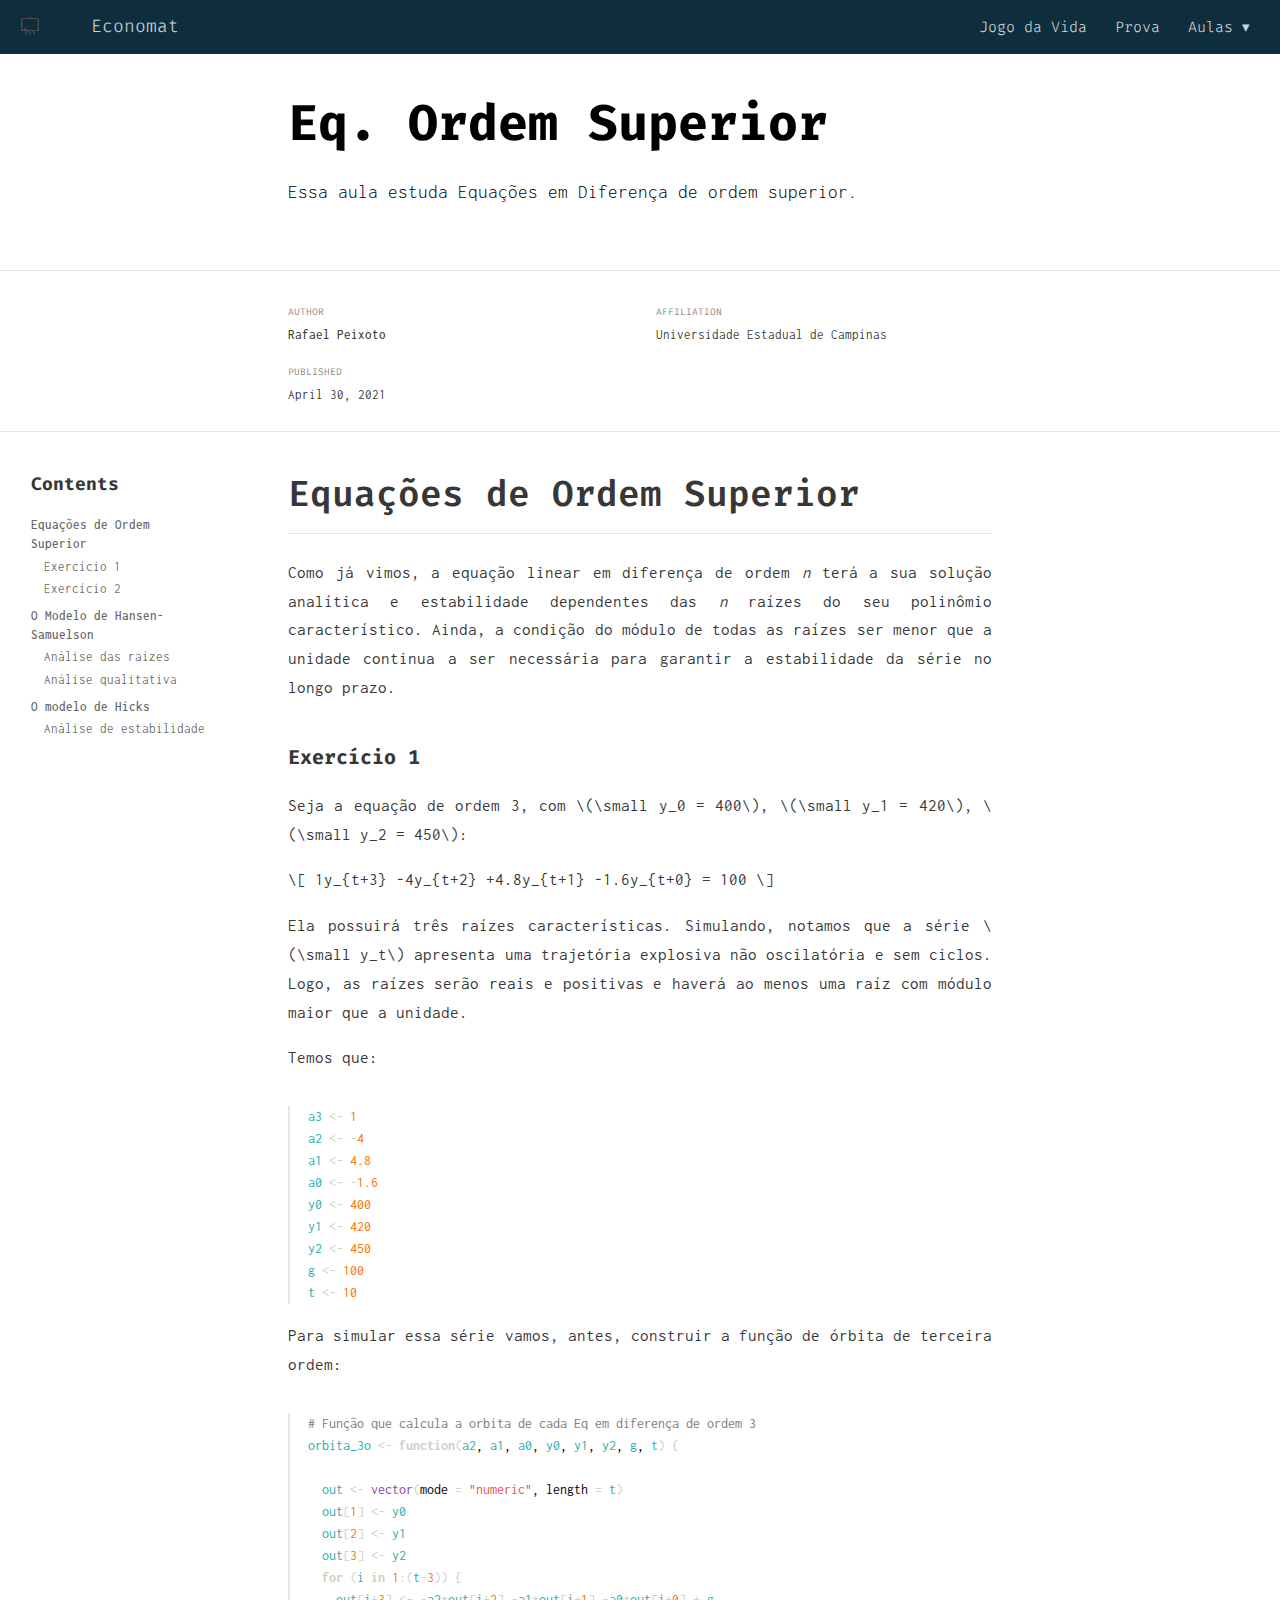
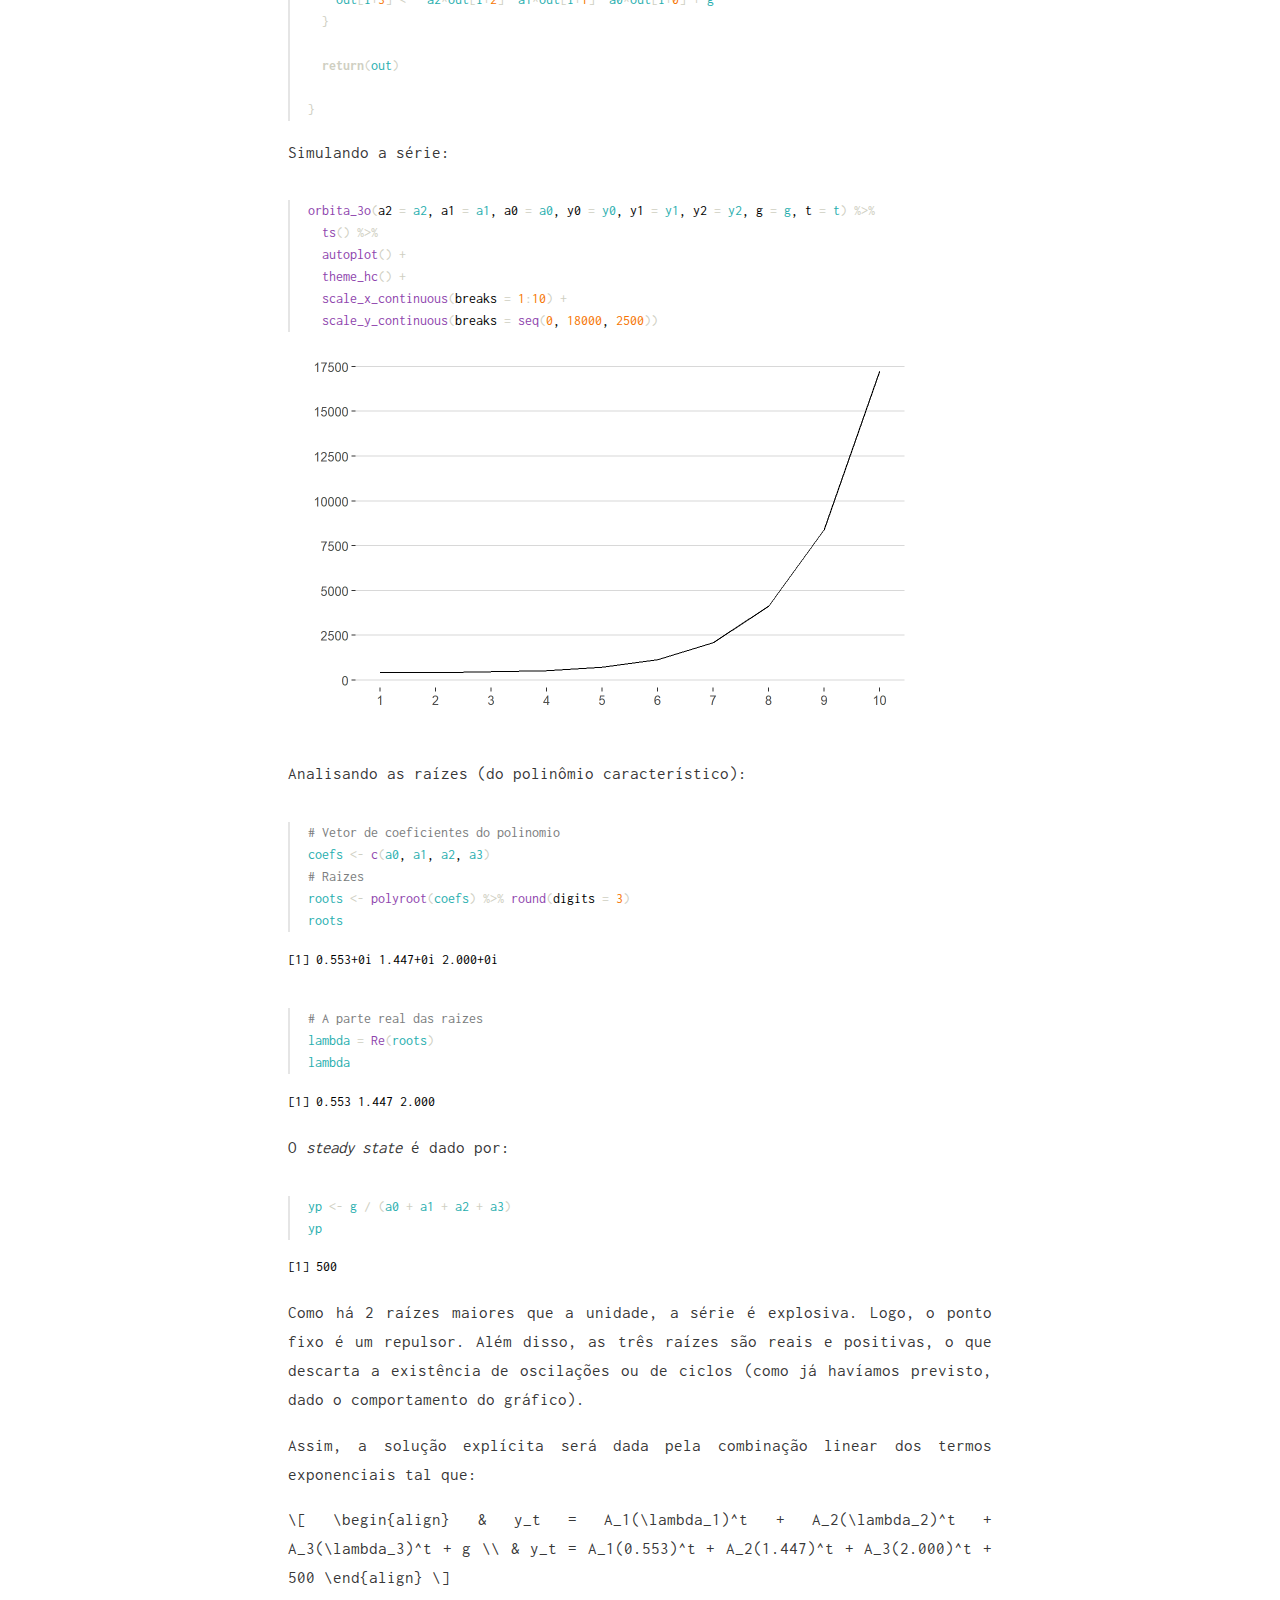
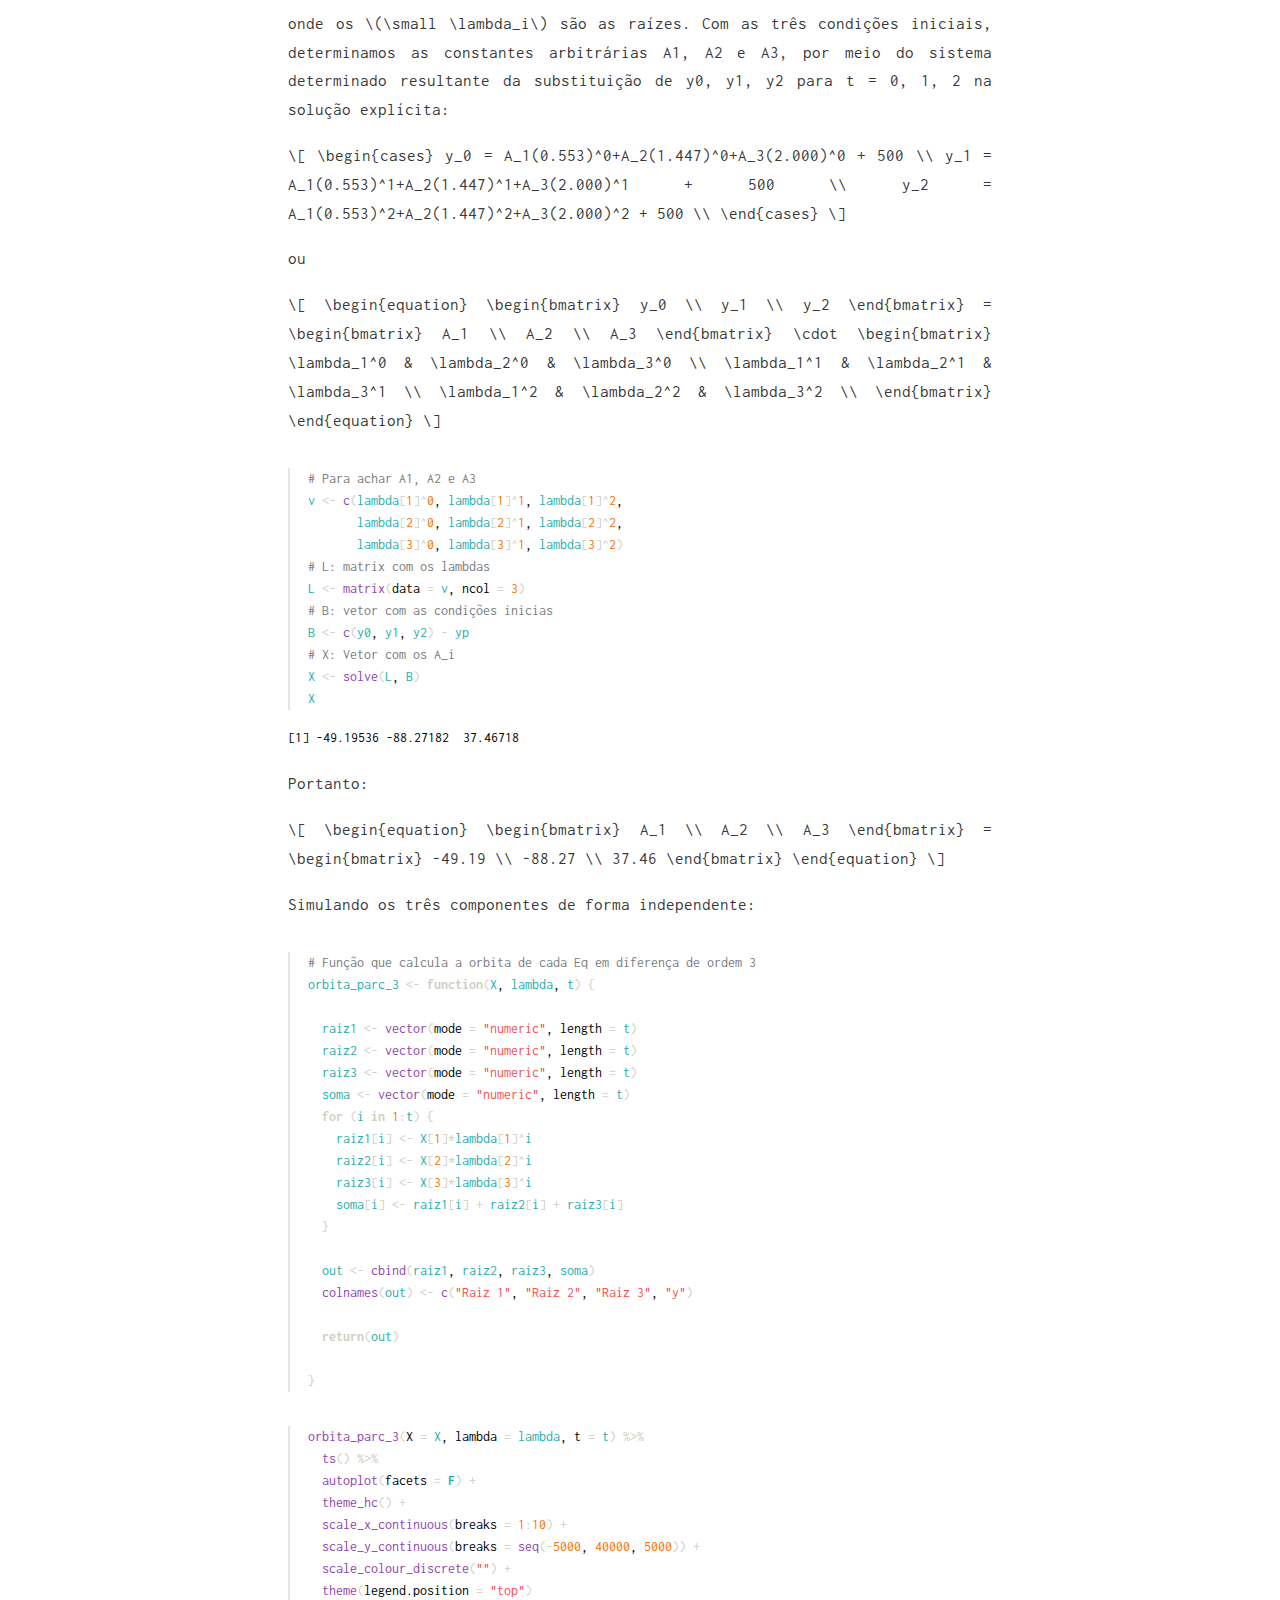
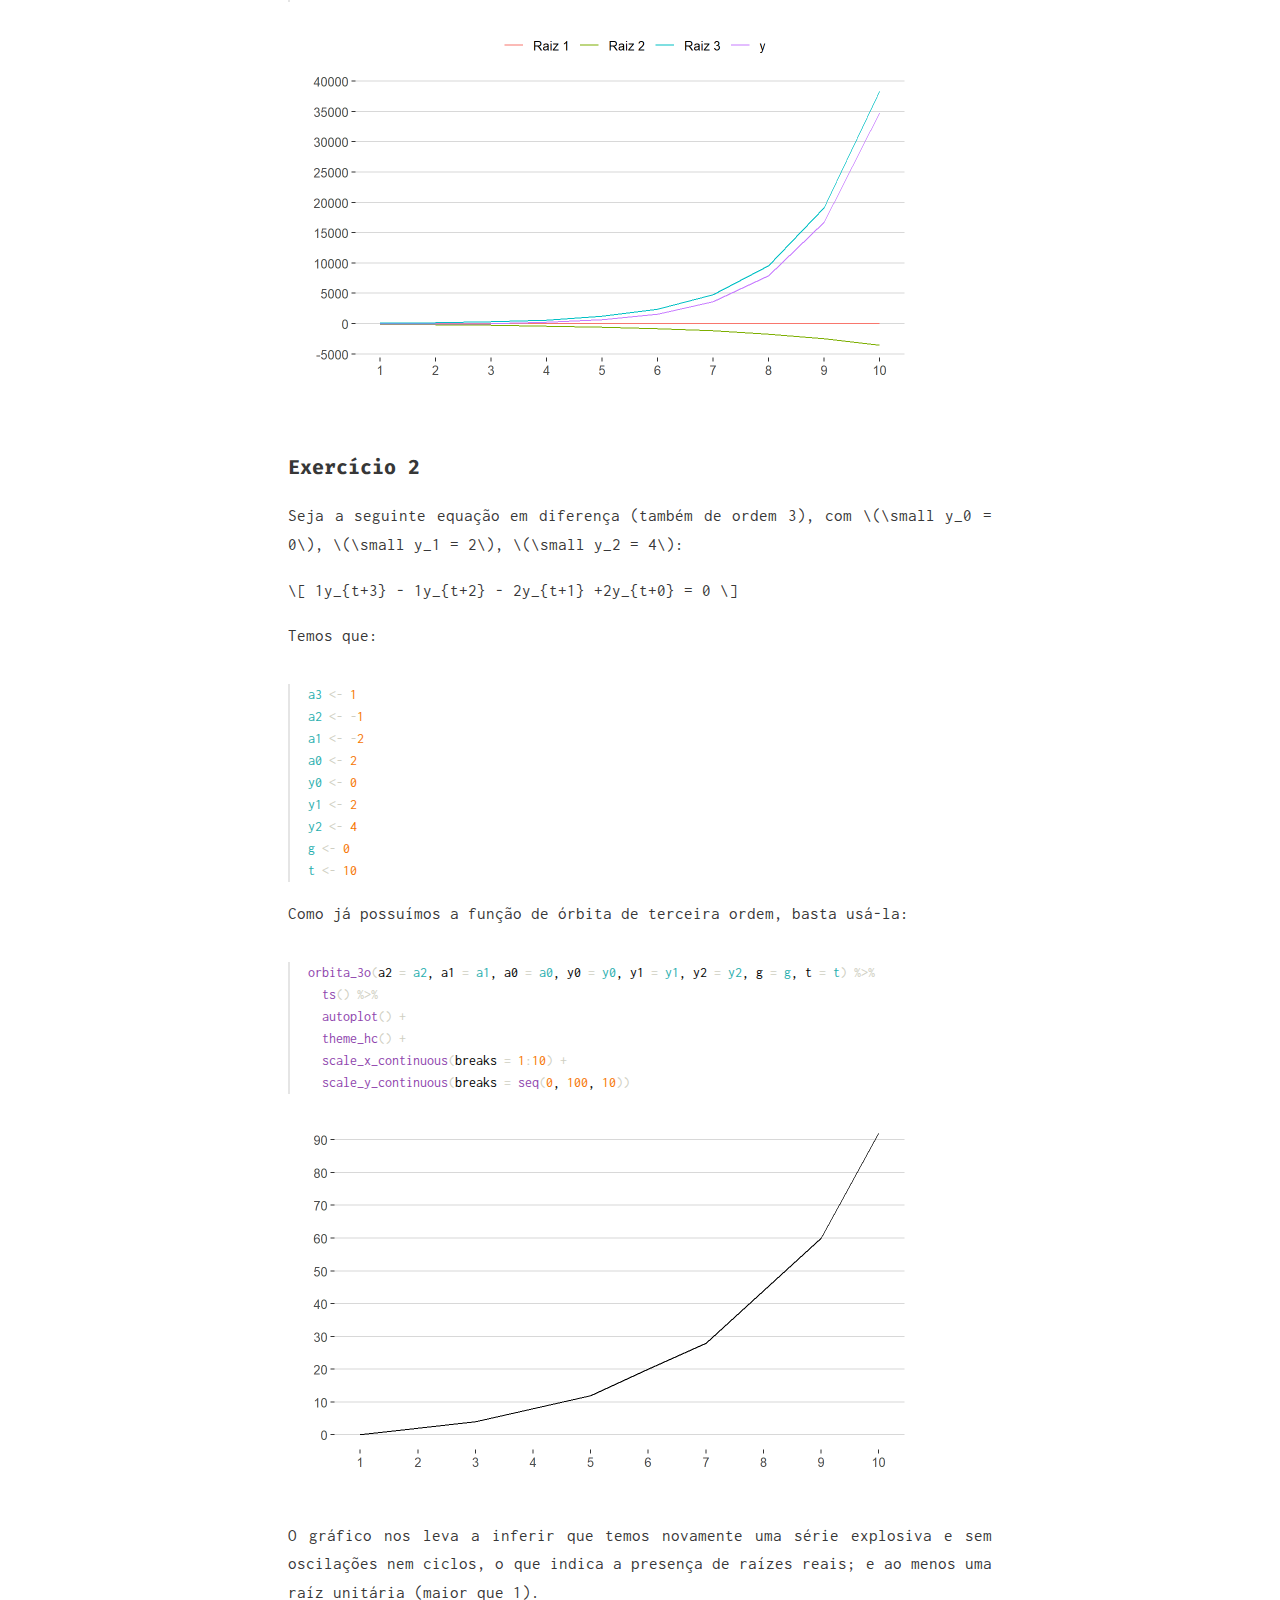
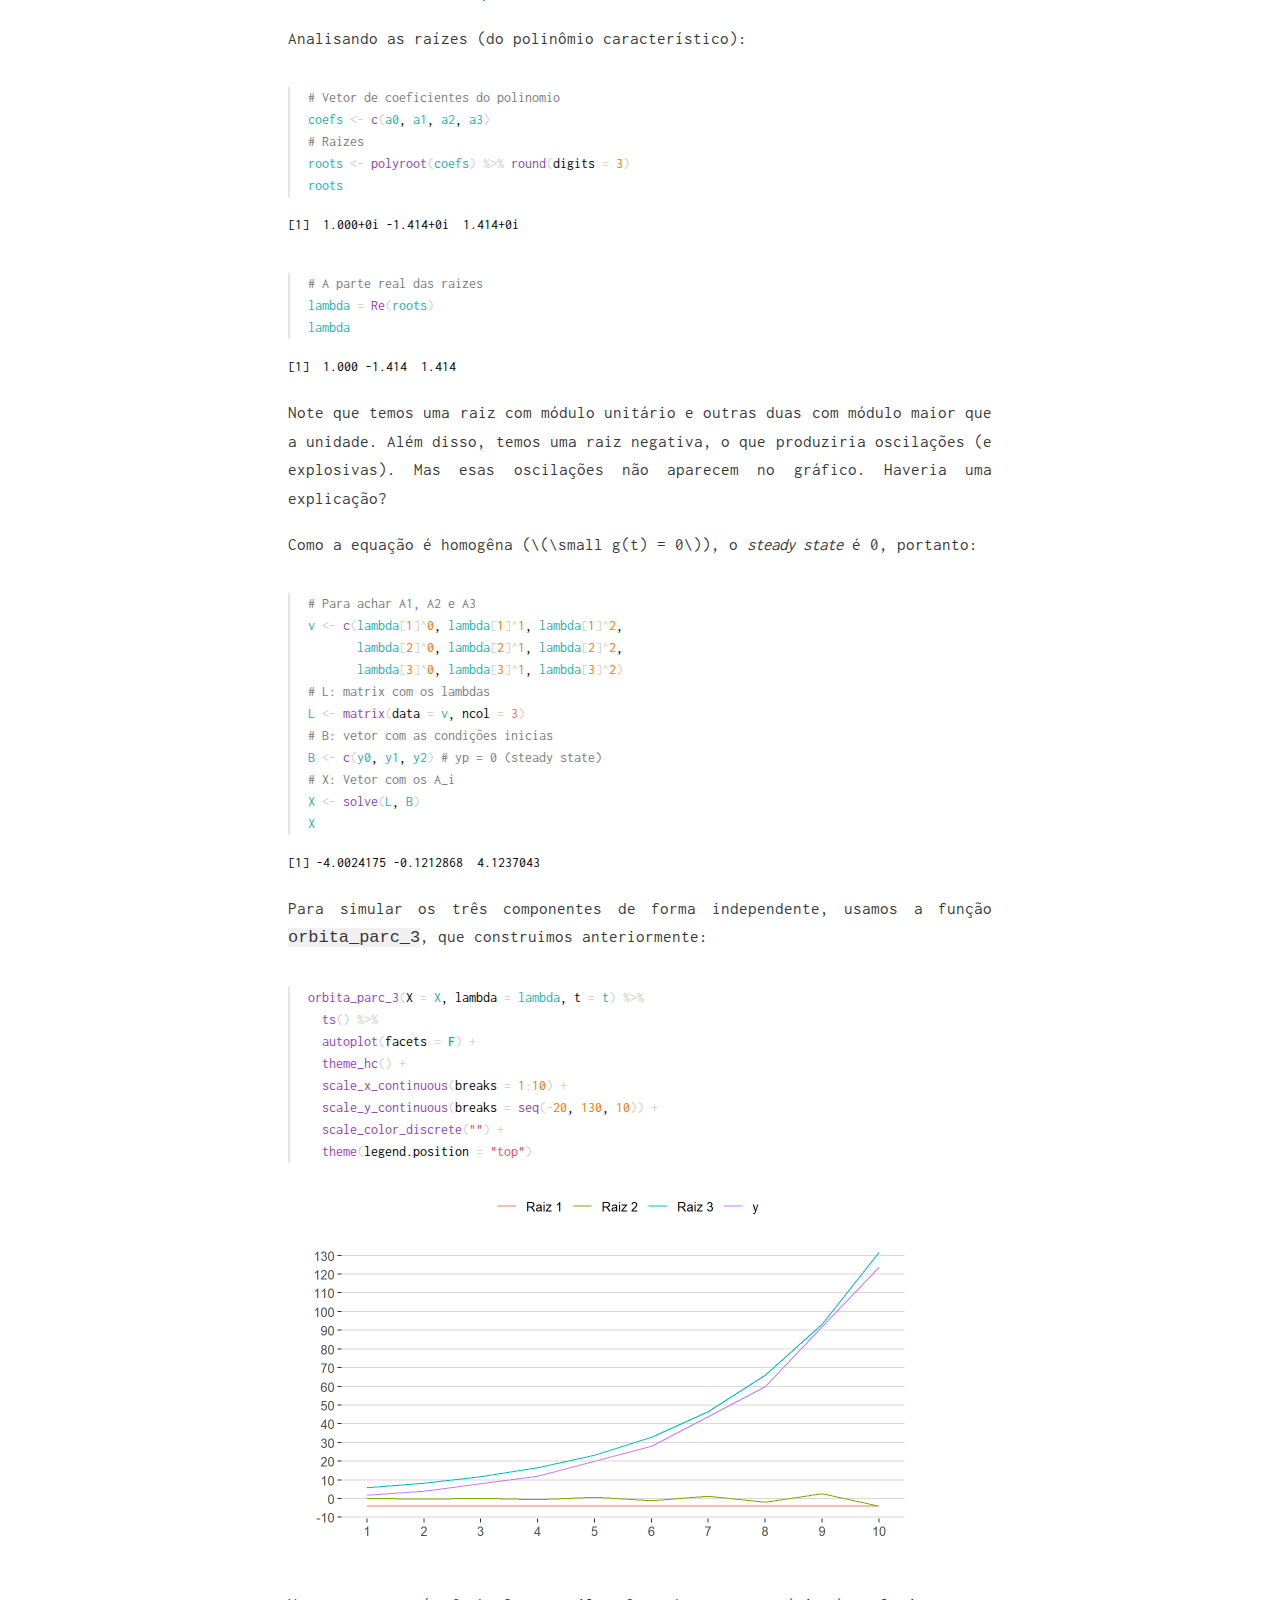
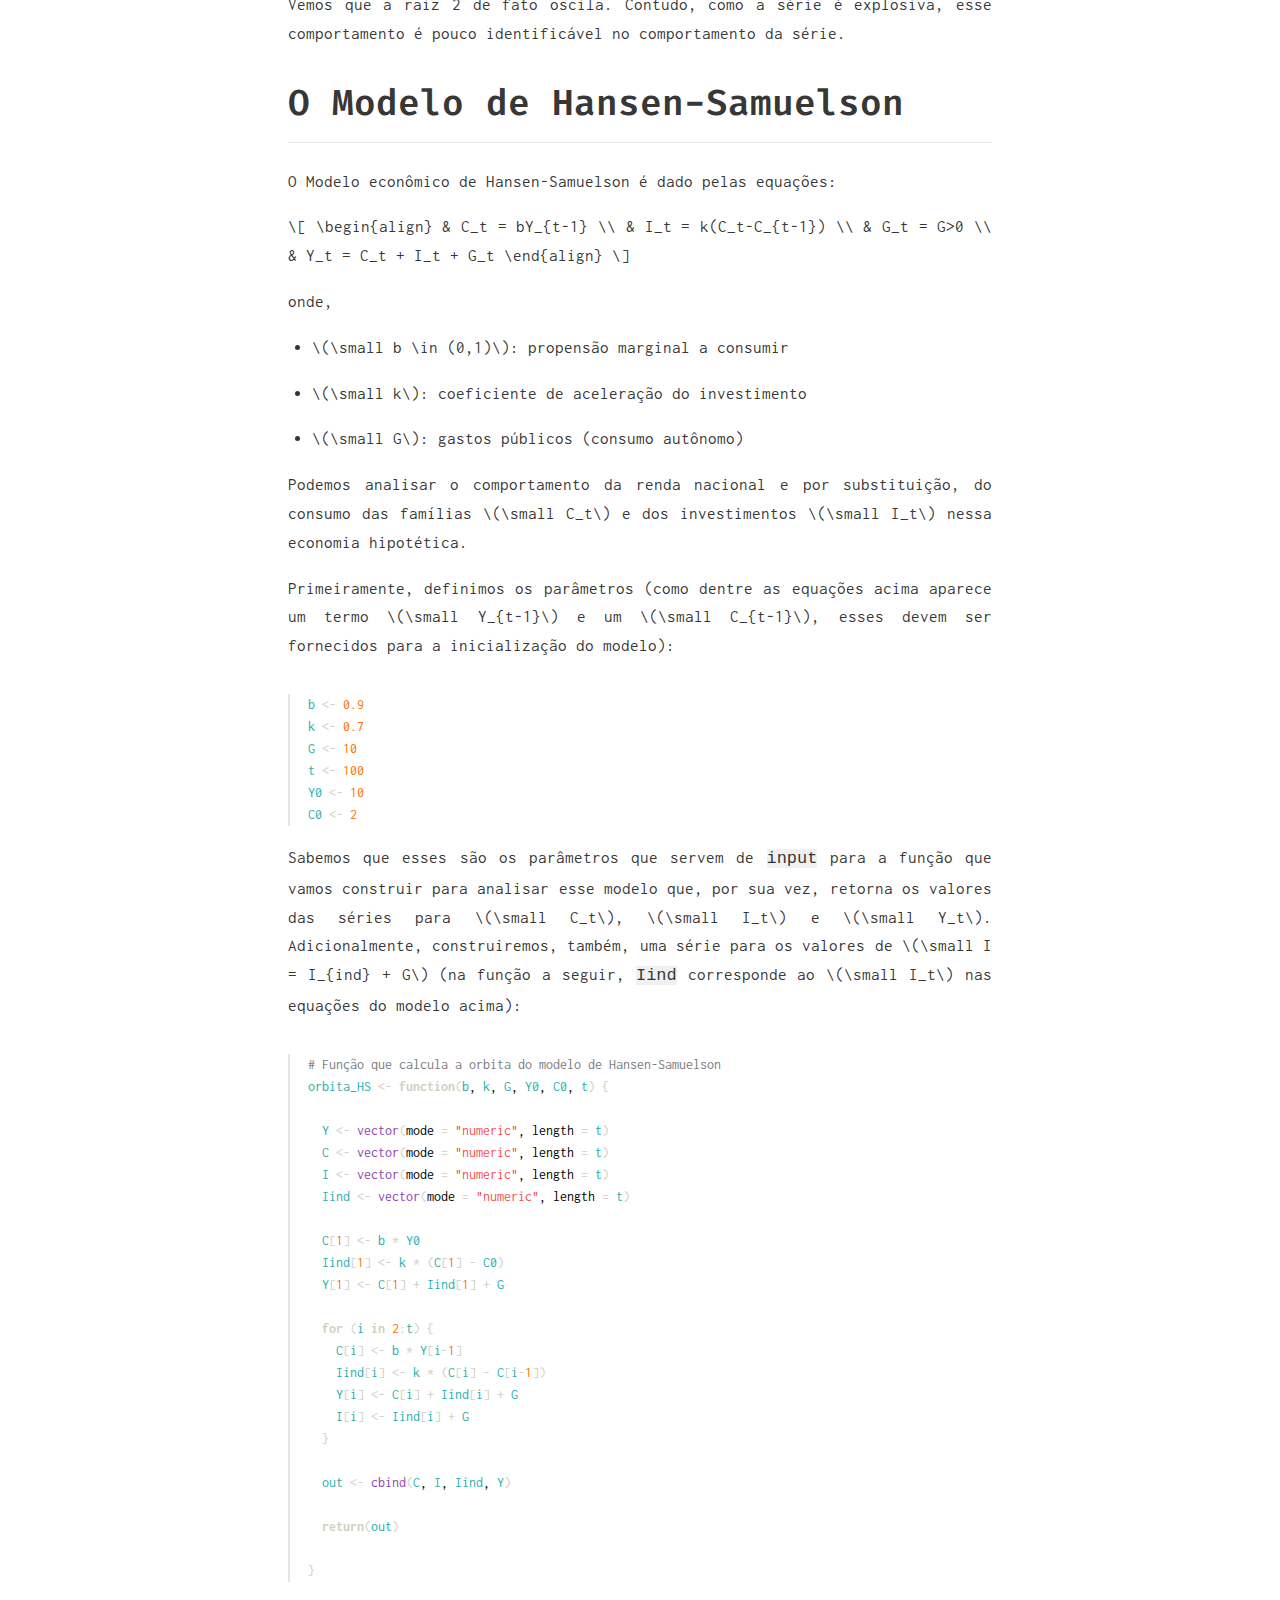
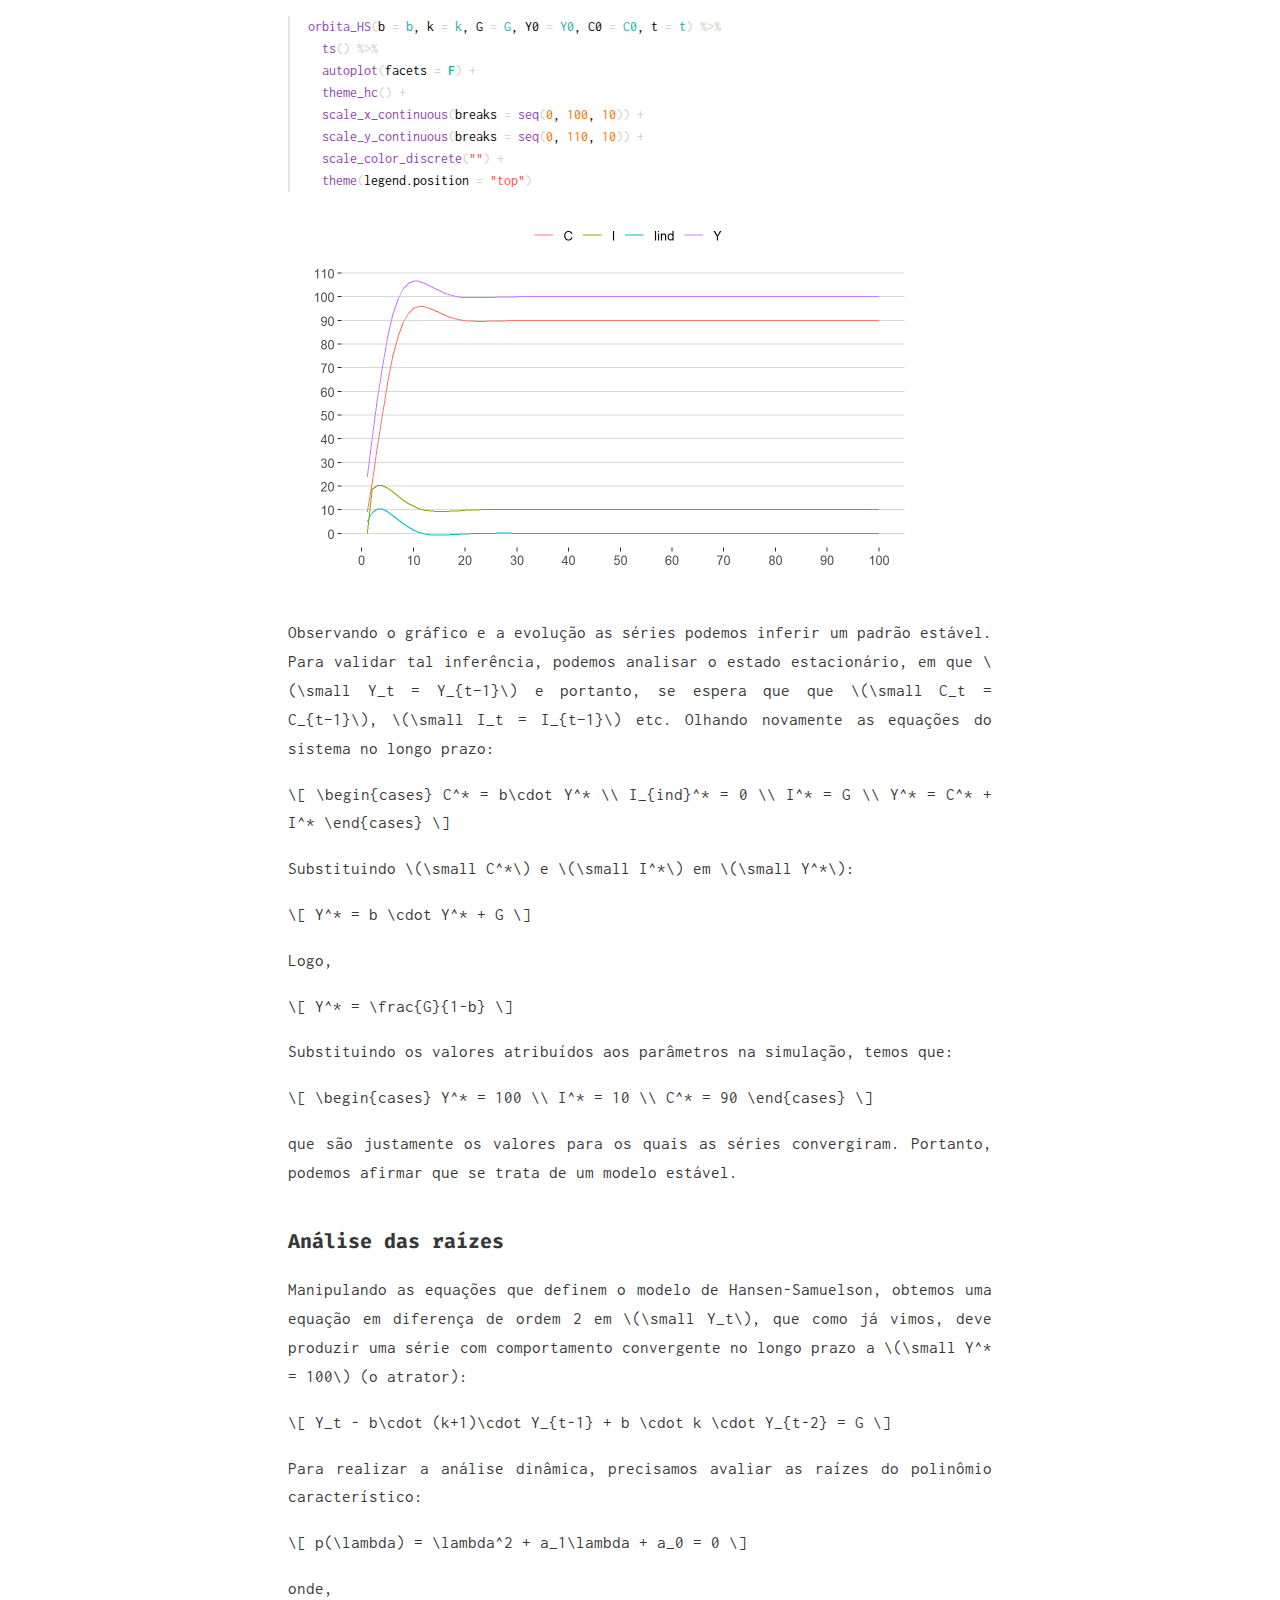
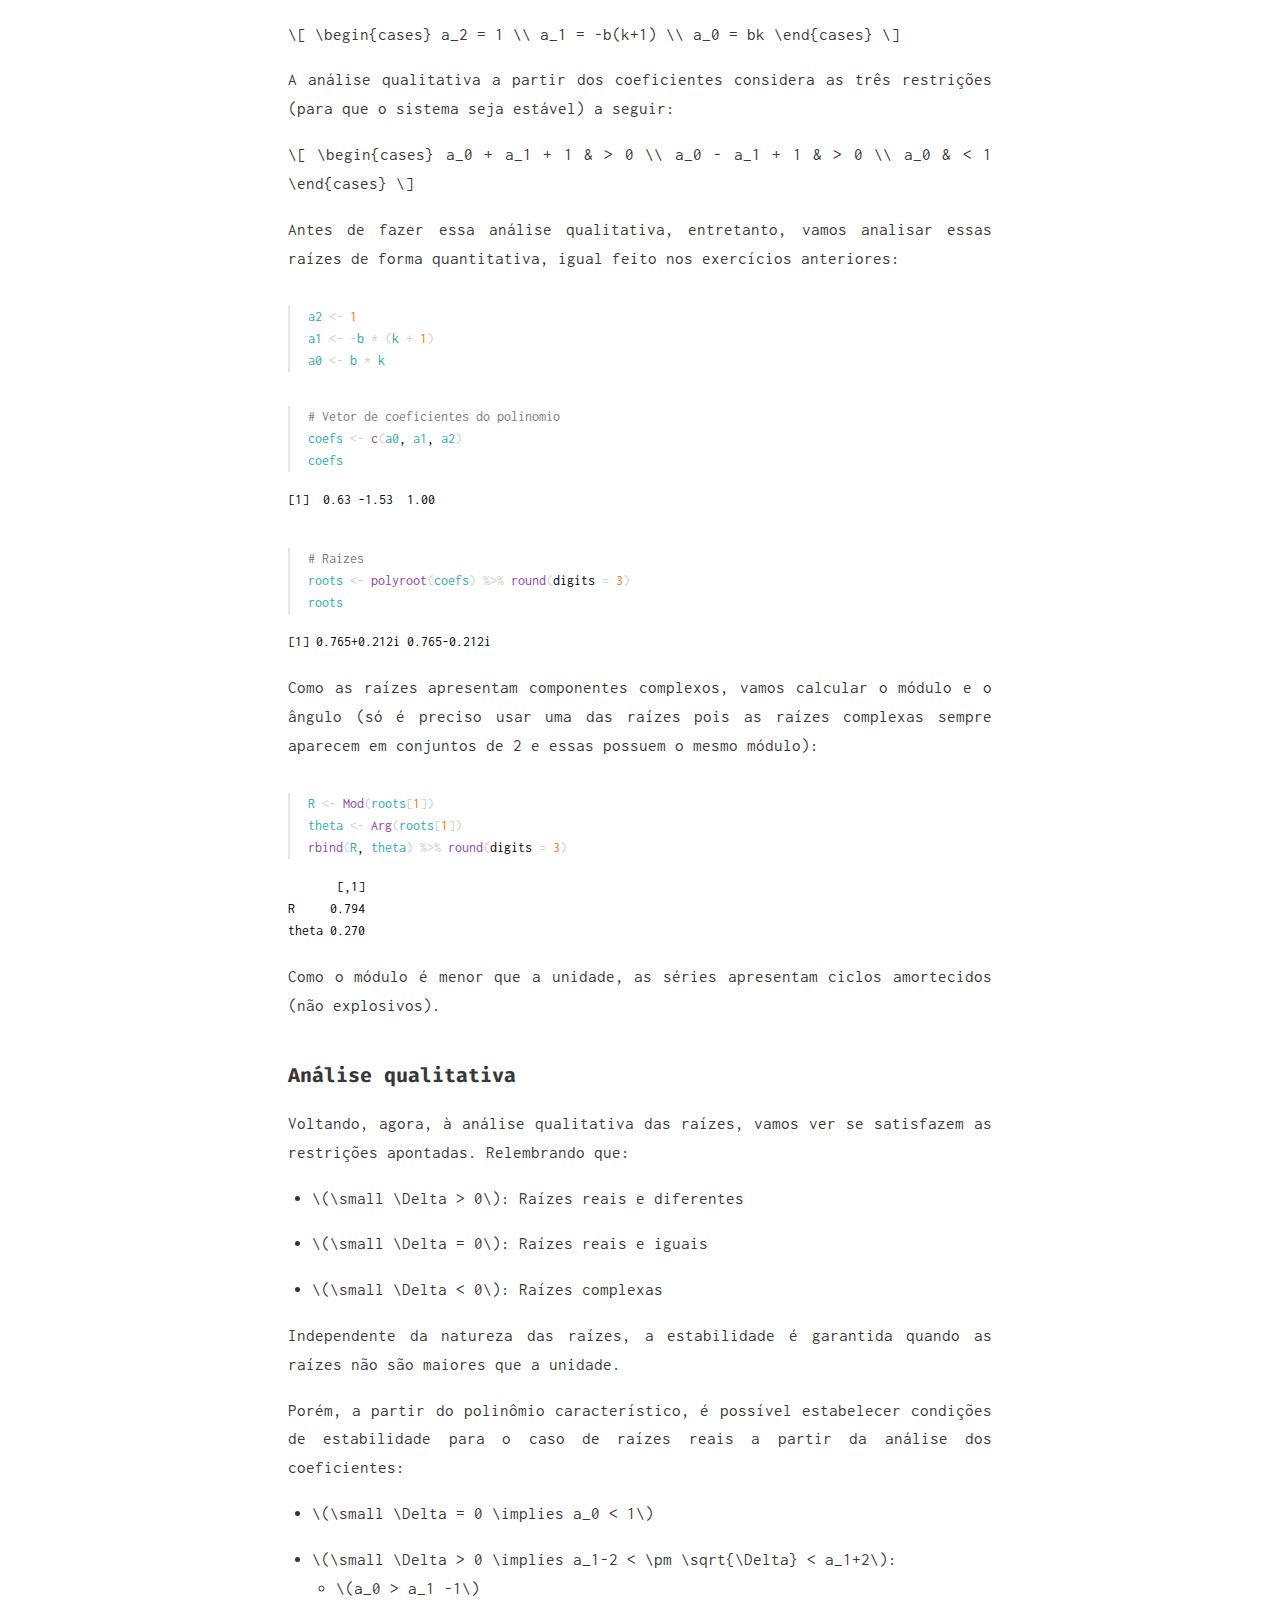
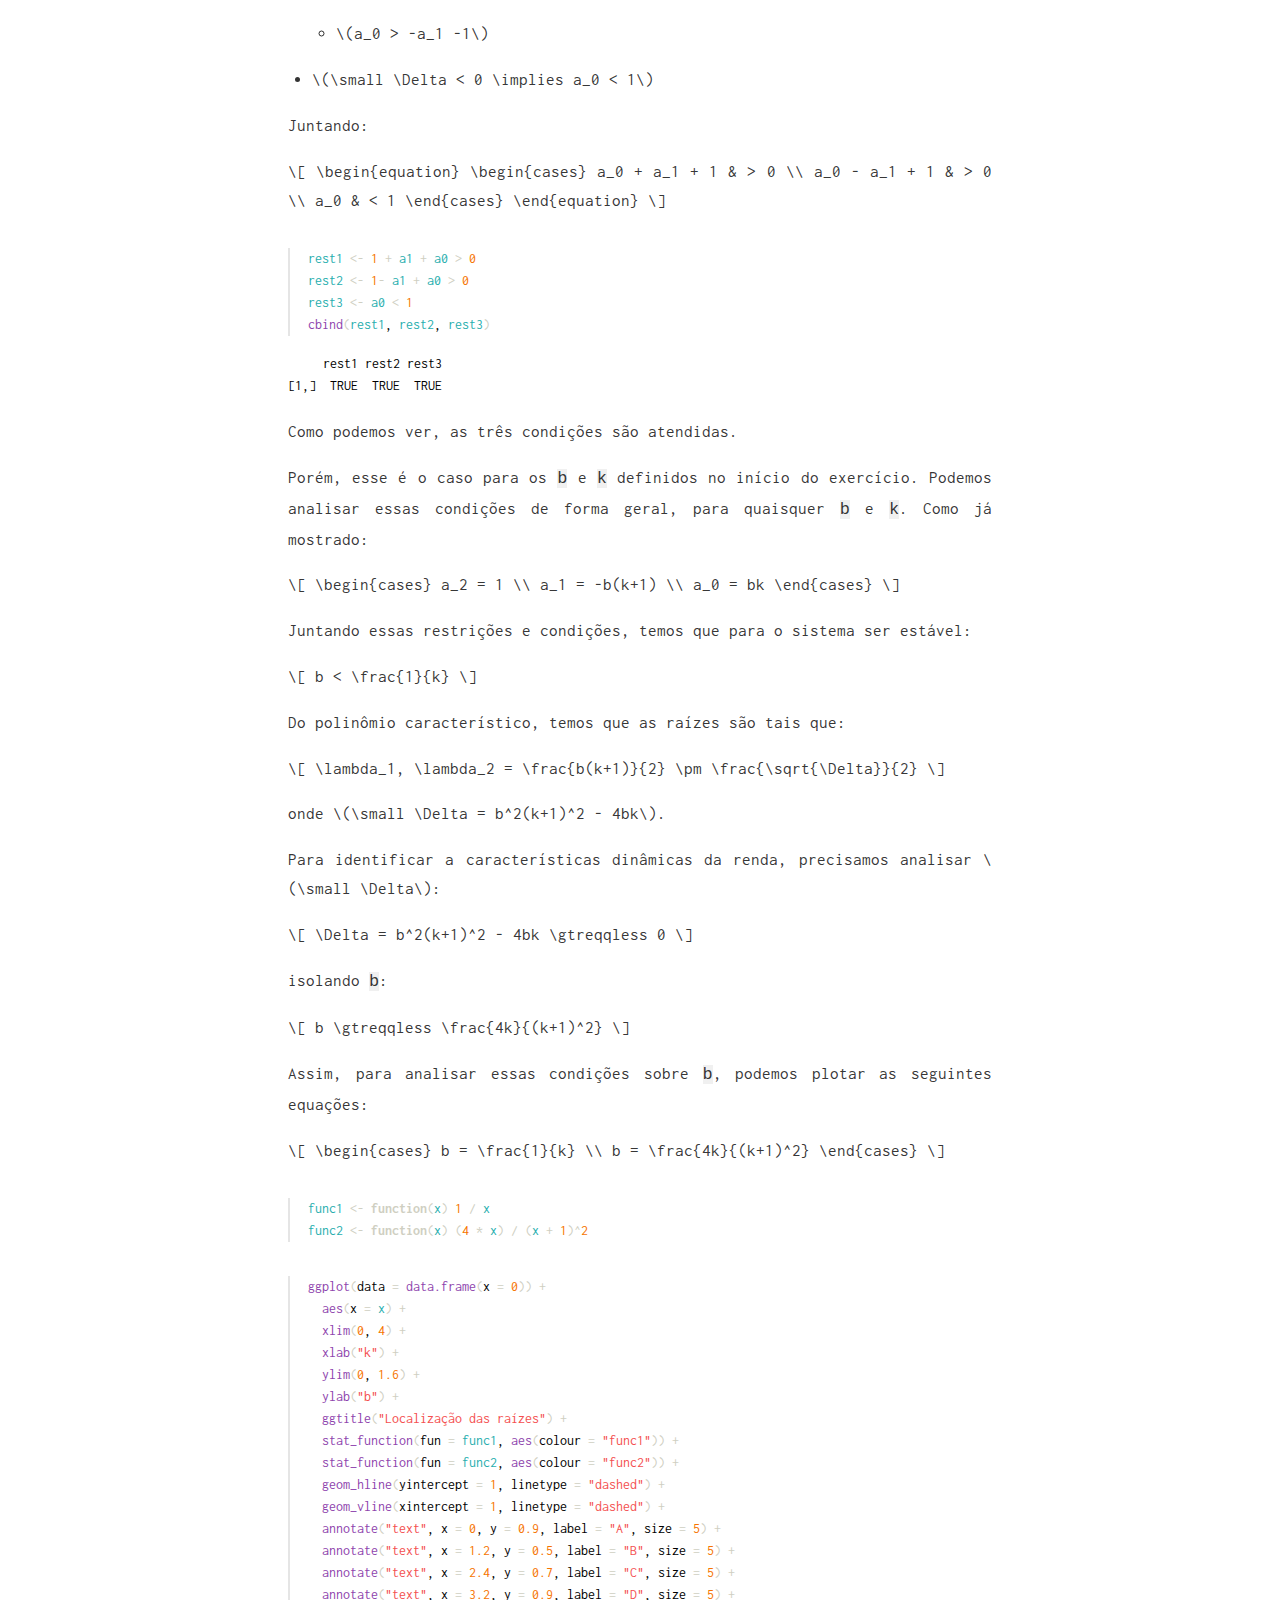
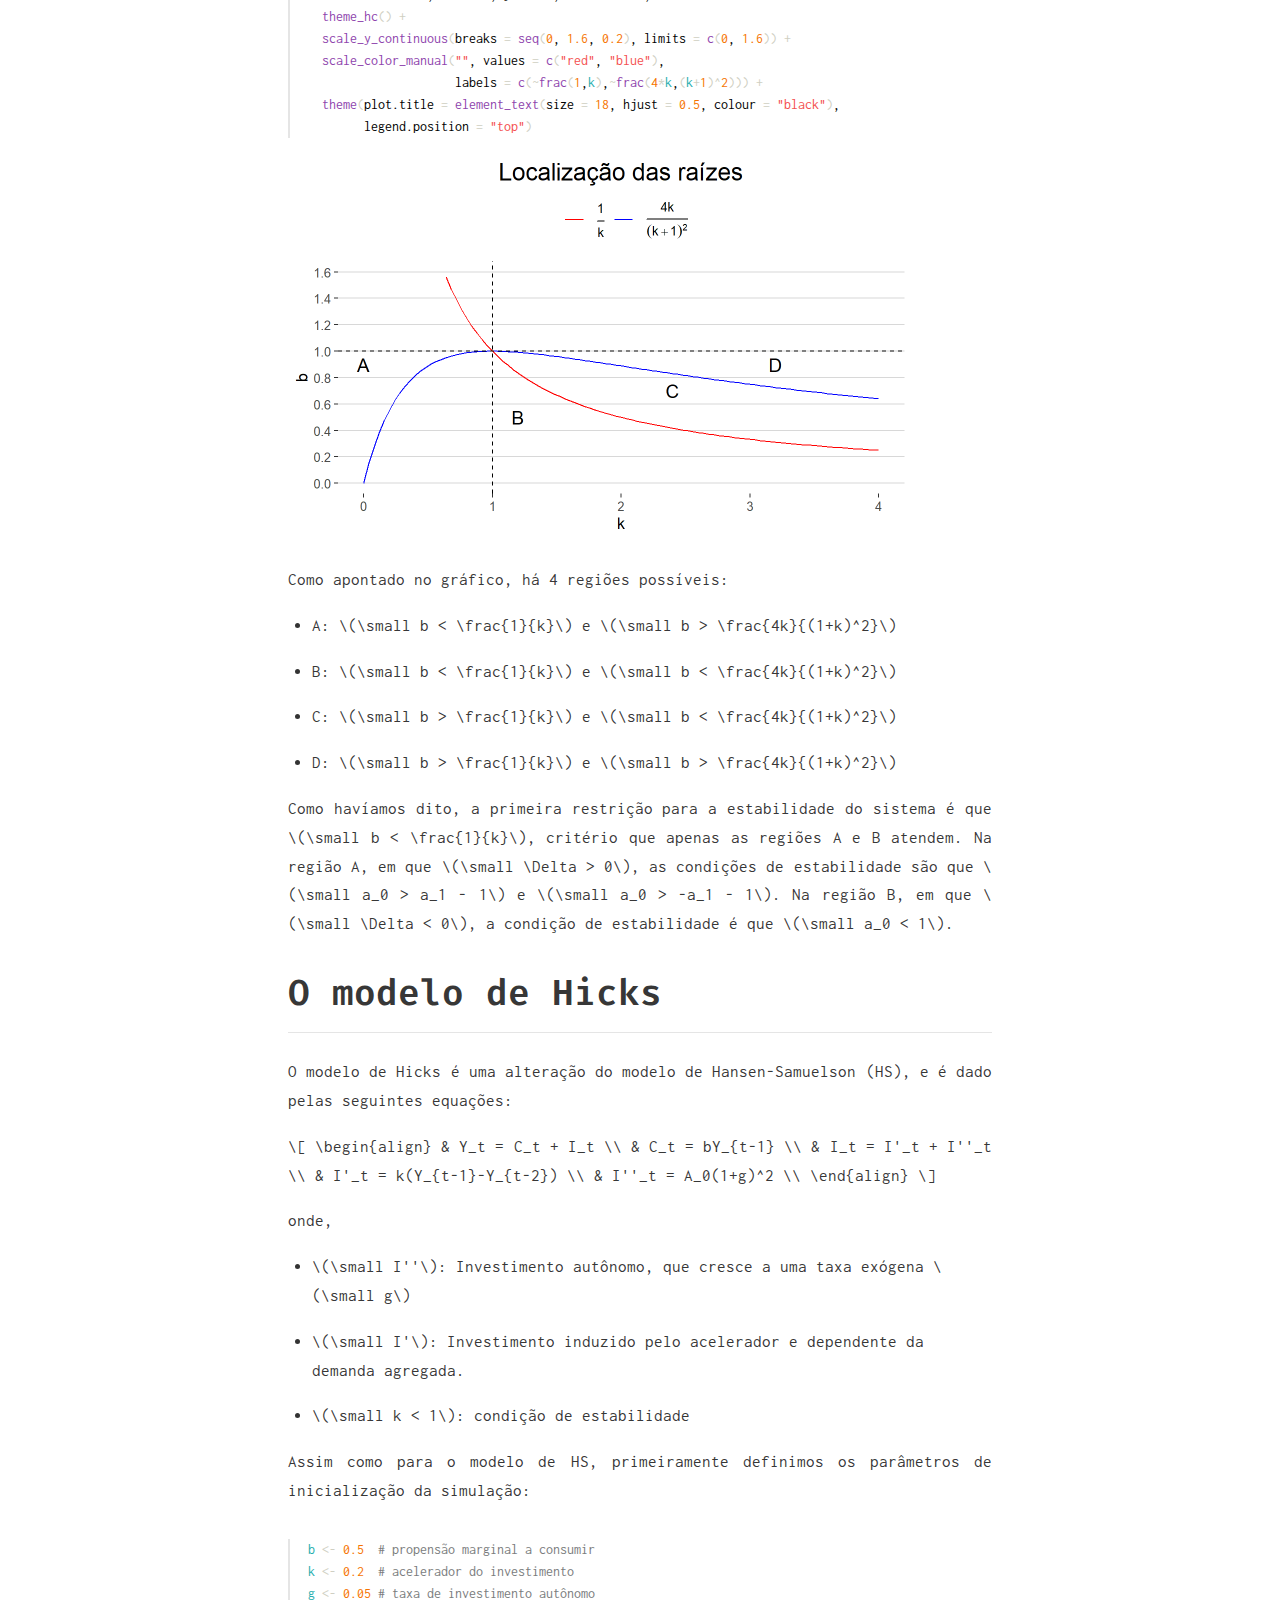
<file: docs/ordemsup.html>
<!DOCTYPE html>

<html xmlns="http://www.w3.org/1999/xhtml" lang="" xml:lang="">

<head>
  <meta charset="utf-8"/>
  <meta name="viewport" content="width=device-width, initial-scale=1"/>
  <meta http-equiv="X-UA-Compatible" content="IE=Edge,chrome=1"/>
  <meta name="generator" content="distill" />

  <style type="text/css">
  /* Hide doc at startup (prevent jankiness while JS renders/transforms) */
  body {
    visibility: hidden;
  }
  </style>

 <!--radix_placeholder_import_source-->
 <!--/radix_placeholder_import_source-->

<style type="text/css">code{white-space: pre;}</style>
<style type="text/css" data-origin="pandoc">
pre > code.sourceCode { white-space: pre; position: relative; }
pre > code.sourceCode > span { display: inline-block; line-height: 1.25; }
pre > code.sourceCode > span:empty { height: 1.2em; }
code.sourceCode > span { color: inherit; text-decoration: inherit; }
div.sourceCode { margin: 1em 0; }
pre.sourceCode { margin: 0; }
@media screen {
div.sourceCode { overflow: auto; }
}
@media print {
pre > code.sourceCode { white-space: pre-wrap; }
pre > code.sourceCode > span { text-indent: -5em; padding-left: 5em; }
}
pre.numberSource code
  { counter-reset: source-line 0; }
pre.numberSource code > span
  { position: relative; left: -4em; counter-increment: source-line; }
pre.numberSource code > span > a:first-child::before
  { content: counter(source-line);
    position: relative; left: -1em; text-align: right; vertical-align: baseline;
    border: none; display: inline-block;
    -webkit-touch-callout: none; -webkit-user-select: none;
    -khtml-user-select: none; -moz-user-select: none;
    -ms-user-select: none; user-select: none;
    padding: 0 4px; width: 4em;
    background-color: #232629;
    color: #7a7c7d;
  }
pre.numberSource { margin-left: 3em; border-left: 1px solid #7a7c7d;  padding-left: 4px; }
div.sourceCode
  { color: #cfcfc2; background-color: #232629; }
@media screen {
pre > code.sourceCode > span > a:first-child::before { text-decoration: underline; }
}
code span { color: #cfcfc2; } /* Normal */
code span.al { color: #95da4c; background-color: #4d1f24; font-weight: bold; } /* Alert */
code span.an { color: #3f8058; } /* Annotation */
code span.at { color: #2980b9; } /* Attribute */
code span.bn { color: #f67400; } /* BaseN */
code span.bu { color: #7f8c8d; } /* BuiltIn */
code span.cf { color: #fdbc4b; font-weight: bold; } /* ControlFlow */
code span.ch { color: #3daee9; } /* Char */
code span.cn { color: #27aeae; font-weight: bold; } /* Constant */
code span.co { color: #7a7c7d; } /* Comment */
code span.cv { color: #7f8c8d; } /* CommentVar */
code span.do { color: #a43340; } /* Documentation */
code span.dt { color: #2980b9; } /* DataType */
code span.dv { color: #f67400; } /* DecVal */
code span.er { color: #da4453; text-decoration: underline; } /* Error */
code span.ex { color: #0099ff; font-weight: bold; } /* Extension */
code span.fl { color: #f67400; } /* Float */
code span.fu { color: #8e44ad; } /* Function */
code span.im { color: #27ae60; } /* Import */
code span.in { color: #c45b00; } /* Information */
code span.kw { color: #cfcfc2; font-weight: bold; } /* Keyword */
code span.op { color: #cfcfc2; } /* Operator */
code span.ot { color: #27ae60; } /* Other */
code span.pp { color: #27ae60; } /* Preprocessor */
code span.re { color: #2980b9; background-color: #153042; } /* RegionMarker */
code span.sc { color: #3daee9; } /* SpecialChar */
code span.ss { color: #da4453; } /* SpecialString */
code span.st { color: #f44f4f; } /* String */
code span.va { color: #27aeae; } /* Variable */
code span.vs { color: #da4453; } /* VerbatimString */
code span.wa { color: #da4453; } /* Warning */
</style>

  <!--radix_placeholder_meta_tags-->
  <title>Economat: Eq. Ordem Superior</title>

  <meta property="description" itemprop="description" content="Essa aula estuda Equações em Diferença de ordem superior."/>


  <!--  https://schema.org/Article -->
  <meta property="article:published" itemprop="datePublished" content="2021-04-30"/>
  <meta property="article:created" itemprop="dateCreated" content="2021-04-30"/>
  <meta name="article:author" content="Rafael Peixoto"/>

  <!--  https://developers.facebook.com/docs/sharing/webmasters#markup -->
  <meta property="og:title" content="Economat: Eq. Ordem Superior"/>
  <meta property="og:type" content="article"/>
  <meta property="og:description" content="Essa aula estuda Equações em Diferença de ordem superior."/>
  <meta property="og:locale" content="en_US"/>
  <meta property="og:site_name" content="Economat"/>

  <!--  https://dev.twitter.com/cards/types/summary -->
  <meta property="twitter:card" content="summary"/>
  <meta property="twitter:title" content="Economat: Eq. Ordem Superior"/>
  <meta property="twitter:description" content="Essa aula estuda Equações em Diferença de ordem superior."/>

  <!--/radix_placeholder_meta_tags-->
  <!--radix_placeholder_rmarkdown_metadata-->

  <script type="text/json" id="radix-rmarkdown-metadata">
  {"type":"list","attributes":{"names":{"type":"character","attributes":{},"value":["title","description","author","date","output"]}},"value":[{"type":"character","attributes":{},"value":["Eq. Ordem Superior"]},{"type":"character","attributes":{},"value":["Essa aula estuda Equações em Diferença de ordem superior.\n"]},{"type":"list","attributes":{},"value":[{"type":"list","attributes":{"names":{"type":"character","attributes":{},"value":["name","affiliation"]}},"value":[{"type":"character","attributes":{},"value":["Rafael Peixoto"]},{"type":"character","attributes":{},"value":["Universidade Estadual de Campinas"]}]}]},{"type":"character","attributes":{},"value":["04-30-2021"]},{"type":"character","attributes":{},"value":["distill::distill_article"]}]}
  </script>
  <!--/radix_placeholder_rmarkdown_metadata-->
  <!--radix_placeholder_navigation_in_header-->
  <meta name="distill:offset" content=""/>

  <script type="application/javascript">

    window.headroom_prevent_pin = false;

    window.document.addEventListener("DOMContentLoaded", function (event) {

      // initialize headroom for banner
      var header = $('header').get(0);
      var headerHeight = header.offsetHeight;
      var headroom = new Headroom(header, {
        tolerance: 5,
        onPin : function() {
          if (window.headroom_prevent_pin) {
            window.headroom_prevent_pin = false;
            headroom.unpin();
          }
        }
      });
      headroom.init();
      if(window.location.hash)
        headroom.unpin();
      $(header).addClass('headroom--transition');

      // offset scroll location for banner on hash change
      // (see: https://github.com/WickyNilliams/headroom.js/issues/38)
      window.addEventListener("hashchange", function(event) {
        window.scrollTo(0, window.pageYOffset - (headerHeight + 25));
      });

      // responsive menu
      $('.distill-site-header').each(function(i, val) {
        var topnav = $(this);
        var toggle = topnav.find('.nav-toggle');
        toggle.on('click', function() {
          topnav.toggleClass('responsive');
        });
      });

      // nav dropdowns
      $('.nav-dropbtn').click(function(e) {
        $(this).next('.nav-dropdown-content').toggleClass('nav-dropdown-active');
        $(this).parent().siblings('.nav-dropdown')
           .children('.nav-dropdown-content').removeClass('nav-dropdown-active');
      });
      $("body").click(function(e){
        $('.nav-dropdown-content').removeClass('nav-dropdown-active');
      });
      $(".nav-dropdown").click(function(e){
        e.stopPropagation();
      });
    });
  </script>

  <style type="text/css">

  /* Theme (user-documented overrideables for nav appearance) */

  .distill-site-nav {
    color: rgba(255, 255, 255, 0.8);
    background-color: #0F2E3D;
    font-size: 15px;
    font-weight: 300;
  }

  .distill-site-nav a {
    color: inherit;
    text-decoration: none;
  }

  .distill-site-nav a:hover {
    color: white;
  }

  @media print {
    .distill-site-nav {
      display: none;
    }
  }

  .distill-site-header {

  }

  .distill-site-footer {

  }


  /* Site Header */

  .distill-site-header {
    width: 100%;
    box-sizing: border-box;
    z-index: 3;
  }

  .distill-site-header .nav-left {
    display: inline-block;
    margin-left: 8px;
  }

  @media screen and (max-width: 768px) {
    .distill-site-header .nav-left {
      margin-left: 0;
    }
  }


  .distill-site-header .nav-right {
    float: right;
    margin-right: 8px;
  }

  .distill-site-header a,
  .distill-site-header .title {
    display: inline-block;
    text-align: center;
    padding: 14px 10px 14px 10px;
  }

  .distill-site-header .title {
    font-size: 18px;
    min-width: 150px;
  }

  .distill-site-header .logo {
    padding: 0;
  }

  .distill-site-header .logo img {
    display: none;
    max-height: 20px;
    width: auto;
    margin-bottom: -4px;
  }

  .distill-site-header .nav-image img {
    max-height: 18px;
    width: auto;
    display: inline-block;
    margin-bottom: -3px;
  }



  @media screen and (min-width: 1000px) {
    .distill-site-header .logo img {
      display: inline-block;
    }
    .distill-site-header .nav-left {
      margin-left: 20px;
    }
    .distill-site-header .nav-right {
      margin-right: 20px;
    }
    .distill-site-header .title {
      padding-left: 12px;
    }
  }


  .distill-site-header .nav-toggle {
    display: none;
  }

  .nav-dropdown {
    display: inline-block;
    position: relative;
  }

  .nav-dropdown .nav-dropbtn {
    border: none;
    outline: none;
    color: rgba(255, 255, 255, 0.8);
    padding: 16px 10px;
    background-color: transparent;
    font-family: inherit;
    font-size: inherit;
    font-weight: inherit;
    margin: 0;
    margin-top: 1px;
    z-index: 2;
  }

  .nav-dropdown-content {
    display: none;
    position: absolute;
    background-color: white;
    min-width: 200px;
    border: 1px solid rgba(0,0,0,0.15);
    border-radius: 4px;
    box-shadow: 0px 8px 16px 0px rgba(0,0,0,0.1);
    z-index: 1;
    margin-top: 2px;
    white-space: nowrap;
    padding-top: 4px;
    padding-bottom: 4px;
  }

  .nav-dropdown-content hr {
    margin-top: 4px;
    margin-bottom: 4px;
    border: none;
    border-bottom: 1px solid rgba(0, 0, 0, 0.1);
  }

  .nav-dropdown-active {
    display: block;
  }

  .nav-dropdown-content a, .nav-dropdown-content .nav-dropdown-header {
    color: black;
    padding: 6px 24px;
    text-decoration: none;
    display: block;
    text-align: left;
  }

  .nav-dropdown-content .nav-dropdown-header {
    display: block;
    padding: 5px 24px;
    padding-bottom: 0;
    text-transform: uppercase;
    font-size: 14px;
    color: #999999;
    white-space: nowrap;
  }

  .nav-dropdown:hover .nav-dropbtn {
    color: white;
  }

  .nav-dropdown-content a:hover {
    background-color: #ddd;
    color: black;
  }

  .nav-right .nav-dropdown-content {
    margin-left: -45%;
    right: 0;
  }

  @media screen and (max-width: 768px) {
    .distill-site-header a, .distill-site-header .nav-dropdown  {display: none;}
    .distill-site-header a.nav-toggle {
      float: right;
      display: block;
    }
    .distill-site-header .title {
      margin-left: 0;
    }
    .distill-site-header .nav-right {
      margin-right: 0;
    }
    .distill-site-header {
      overflow: hidden;
    }
    .nav-right .nav-dropdown-content {
      margin-left: 0;
    }
  }


  @media screen and (max-width: 768px) {
    .distill-site-header.responsive {position: relative; min-height: 500px; }
    .distill-site-header.responsive a.nav-toggle {
      position: absolute;
      right: 0;
      top: 0;
    }
    .distill-site-header.responsive a,
    .distill-site-header.responsive .nav-dropdown {
      display: block;
      text-align: left;
    }
    .distill-site-header.responsive .nav-left,
    .distill-site-header.responsive .nav-right {
      width: 100%;
    }
    .distill-site-header.responsive .nav-dropdown {float: none;}
    .distill-site-header.responsive .nav-dropdown-content {position: relative;}
    .distill-site-header.responsive .nav-dropdown .nav-dropbtn {
      display: block;
      width: 100%;
      text-align: left;
    }
  }

  /* Site Footer */

  .distill-site-footer {
    width: 100%;
    overflow: hidden;
    box-sizing: border-box;
    z-index: 3;
    margin-top: 30px;
    padding-top: 30px;
    padding-bottom: 30px;
    text-align: center;
  }

  /* Headroom */

  d-title {
    padding-top: 6rem;
  }

  @media print {
    d-title {
      padding-top: 4rem;
    }
  }

  .headroom {
    z-index: 1000;
    position: fixed;
    top: 0;
    left: 0;
    right: 0;
  }

  .headroom--transition {
    transition: all .4s ease-in-out;
  }

  .headroom--unpinned {
    top: -100px;
  }

  .headroom--pinned {
    top: 0;
  }

  /* adjust viewport for navbar height */
  /* helps vertically center bootstrap (non-distill) content */
  .min-vh-100 {
    min-height: calc(100vh - 100px) !important;
  }

  </style>

  <script src="site_libs/jquery-1.11.3/jquery.min.js"></script>
  <link href="site_libs/font-awesome-5.1.0/css/all.css" rel="stylesheet"/>
  <link href="site_libs/font-awesome-5.1.0/css/v4-shims.css" rel="stylesheet"/>
  <script src="site_libs/headroom-0.9.4/headroom.min.js"></script>
  <script src="site_libs/autocomplete-0.37.1/autocomplete.min.js"></script>
  <script src="site_libs/fuse-6.4.1/fuse.min.js"></script>

  <script type="application/javascript">

  function getMeta(metaName) {
    var metas = document.getElementsByTagName('meta');
    for (let i = 0; i < metas.length; i++) {
      if (metas[i].getAttribute('name') === metaName) {
        return metas[i].getAttribute('content');
      }
    }
    return '';
  }

  function offsetURL(url) {
    var offset = getMeta('distill:offset');
    return offset ? offset + '/' + url : url;
  }

  function createFuseIndex() {

    // create fuse index
    var options = {
      keys: [
        { name: 'title', weight: 20 },
        { name: 'categories', weight: 15 },
        { name: 'description', weight: 10 },
        { name: 'contents', weight: 5 },
      ],
      ignoreLocation: true,
      threshold: 0
    };
    var fuse = new window.Fuse([], options);

    // fetch the main search.json
    return fetch(offsetURL('search.json'))
      .then(function(response) {
        if (response.status == 200) {
          return response.json().then(function(json) {
            // index main articles
            json.articles.forEach(function(article) {
              fuse.add(article);
            });
            // download collections and index their articles
            return Promise.all(json.collections.map(function(collection) {
              return fetch(offsetURL(collection)).then(function(response) {
                if (response.status === 200) {
                  return response.json().then(function(articles) {
                    articles.forEach(function(article) {
                      fuse.add(article);
                    });
                  })
                } else {
                  return Promise.reject(
                    new Error('Unexpected status from search index request: ' +
                              response.status)
                  );
                }
              });
            })).then(function() {
              return fuse;
            });
          });

        } else {
          return Promise.reject(
            new Error('Unexpected status from search index request: ' +
                        response.status)
          );
        }
      });
  }

  window.document.addEventListener("DOMContentLoaded", function (event) {

    // get search element (bail if we don't have one)
    var searchEl = window.document.getElementById('distill-search');
    if (!searchEl)
      return;

    createFuseIndex()
      .then(function(fuse) {

        // make search box visible
        searchEl.classList.remove('hidden');

        // initialize autocomplete
        var options = {
          autoselect: true,
          hint: false,
          minLength: 2,
        };
        window.autocomplete(searchEl, options, [{
          source: function(query, callback) {
            const searchOptions = {
              isCaseSensitive: false,
              shouldSort: true,
              minMatchCharLength: 2,
              limit: 10,
            };
            var results = fuse.search(query, searchOptions);
            callback(results
              .map(function(result) { return result.item; })
            );
          },
          templates: {
            suggestion: function(suggestion) {
              var img = suggestion.preview && Object.keys(suggestion.preview).length > 0
                ? `<img src="${offsetURL(suggestion.preview)}"</img>`
                : '';
              var html = `
                <div class="search-item">
                  <h3>${suggestion.title}</h3>
                  <div class="search-item-description">
                    ${suggestion.description || ''}
                  </div>
                  <div class="search-item-preview">
                    ${img}
                  </div>
                </div>
              `;
              return html;
            }
          }
        }]).on('autocomplete:selected', function(event, suggestion) {
          window.location.href = offsetURL(suggestion.path);
        });
        // remove inline display style on autocompleter (we want to
        // manage responsive display via css)
        $('.algolia-autocomplete').css("display", "");
      })
      .catch(function(error) {
        console.log(error);
      });

  });

  </script>

  <style type="text/css">

  .nav-search {
    font-size: x-small;
  }

  /* Algolioa Autocomplete */

  .algolia-autocomplete {
    display: inline-block;
    margin-left: 10px;
    vertical-align: sub;
    background-color: white;
    color: black;
    padding: 6px;
    padding-top: 8px;
    padding-bottom: 0;
    border-radius: 6px;
    border: 1px #0F2E3D solid;
    width: 180px;
  }


  @media screen and (max-width: 768px) {
    .distill-site-nav .algolia-autocomplete {
      display: none;
      visibility: hidden;
    }
    .distill-site-nav.responsive .algolia-autocomplete {
      display: inline-block;
      visibility: visible;
    }
    .distill-site-nav.responsive .algolia-autocomplete .aa-dropdown-menu {
      margin-left: 0;
      width: 400px;
      max-height: 400px;
    }
  }

  .algolia-autocomplete .aa-input, .algolia-autocomplete .aa-hint {
    width: 90%;
    outline: none;
    border: none;
  }

  .algolia-autocomplete .aa-hint {
    color: #999;
  }
  .algolia-autocomplete .aa-dropdown-menu {
    width: 550px;
    max-height: 70vh;
    overflow-x: visible;
    overflow-y: scroll;
    padding: 5px;
    margin-top: 3px;
    margin-left: -150px;
    background-color: #fff;
    border-radius: 5px;
    border: 1px solid #999;
    border-top: none;
  }

  .algolia-autocomplete .aa-dropdown-menu .aa-suggestion {
    cursor: pointer;
    padding: 5px 4px;
    border-bottom: 1px solid #eee;
  }

  .algolia-autocomplete .aa-dropdown-menu .aa-suggestion:last-of-type {
    border-bottom: none;
    margin-bottom: 2px;
  }

  .algolia-autocomplete .aa-dropdown-menu .aa-suggestion .search-item {
    overflow: hidden;
    font-size: 0.8em;
    line-height: 1.4em;
  }

  .algolia-autocomplete .aa-dropdown-menu .aa-suggestion .search-item h3 {
    font-size: 1rem;
    margin-block-start: 0;
    margin-block-end: 5px;
  }

  .algolia-autocomplete .aa-dropdown-menu .aa-suggestion .search-item-description {
    display: inline-block;
    overflow: hidden;
    height: 2.8em;
    width: 80%;
    margin-right: 4%;
  }

  .algolia-autocomplete .aa-dropdown-menu .aa-suggestion .search-item-preview {
    display: inline-block;
    width: 15%;
  }

  .algolia-autocomplete .aa-dropdown-menu .aa-suggestion .search-item-preview img {
    height: 3em;
    width: auto;
    display: none;
  }

  .algolia-autocomplete .aa-dropdown-menu .aa-suggestion .search-item-preview img[src] {
    display: initial;
  }

  .algolia-autocomplete .aa-dropdown-menu .aa-suggestion.aa-cursor {
    background-color: #eee;
  }
  .algolia-autocomplete .aa-dropdown-menu .aa-suggestion em {
    font-weight: bold;
    font-style: normal;
  }

  </style>


  <!--/radix_placeholder_navigation_in_header-->
  <!--radix_placeholder_distill-->

  <style type="text/css">

  body {
    background-color: white;
  }

  .pandoc-table {
    width: 100%;
  }

  .pandoc-table>caption {
    margin-bottom: 10px;
  }

  .pandoc-table th:not([align]) {
    text-align: left;
  }

  .pagedtable-footer {
    font-size: 15px;
  }

  d-byline .byline {
    grid-template-columns: 2fr 2fr;
  }

  d-byline .byline h3 {
    margin-block-start: 1.5em;
  }

  d-byline .byline .authors-affiliations h3 {
    margin-block-start: 0.5em;
  }

  .authors-affiliations .orcid-id {
    width: 16px;
    height:16px;
    margin-left: 4px;
    margin-right: 4px;
    vertical-align: middle;
    padding-bottom: 2px;
  }

  d-title .dt-tags {
    margin-top: 1em;
    grid-column: text;
  }

  .dt-tags .dt-tag {
    text-decoration: none;
    display: inline-block;
    color: rgba(0,0,0,0.6);
    padding: 0em 0.4em;
    margin-right: 0.5em;
    margin-bottom: 0.4em;
    font-size: 70%;
    border: 1px solid rgba(0,0,0,0.2);
    border-radius: 3px;
    text-transform: uppercase;
    font-weight: 500;
  }

  d-article table.gt_table td,
  d-article table.gt_table th {
    border-bottom: none;
  }

  .html-widget {
    margin-bottom: 2.0em;
  }

  .l-screen-inset {
    padding-right: 16px;
  }

  .l-screen .caption {
    margin-left: 10px;
  }

  .shaded {
    background: rgb(247, 247, 247);
    padding-top: 20px;
    padding-bottom: 20px;
    border-top: 1px solid rgba(0, 0, 0, 0.1);
    border-bottom: 1px solid rgba(0, 0, 0, 0.1);
  }

  .shaded .html-widget {
    margin-bottom: 0;
    border: 1px solid rgba(0, 0, 0, 0.1);
  }

  .shaded .shaded-content {
    background: white;
  }

  .text-output {
    margin-top: 0;
    line-height: 1.5em;
  }

  .hidden {
    display: none !important;
  }

  d-article {
    padding-top: 2.5rem;
    padding-bottom: 30px;
  }

  d-appendix {
    padding-top: 30px;
  }

  d-article>p>img {
    width: 100%;
  }

  d-article h2 {
    margin: 1rem 0 1.5rem 0;
  }

  d-article h3 {
    margin-top: 1.5rem;
  }

  d-article iframe {
    border: 1px solid rgba(0, 0, 0, 0.1);
    margin-bottom: 2.0em;
    width: 100%;
  }

  /* Tweak code blocks */

  d-article div.sourceCode code,
  d-article pre code {
    font-family: Consolas, Monaco, 'Andale Mono', 'Ubuntu Mono', monospace;
  }

  d-article pre,
  d-article div.sourceCode,
  d-article div.sourceCode pre {
    overflow: auto;
  }

  d-article div.sourceCode {
    background-color: white;
  }

  d-article div.sourceCode pre {
    padding-left: 10px;
    font-size: 12px;
    border-left: 2px solid rgba(0,0,0,0.1);
  }

  d-article pre {
    font-size: 12px;
    color: black;
    background: none;
    margin-top: 0;
    text-align: left;
    white-space: pre;
    word-spacing: normal;
    word-break: normal;
    word-wrap: normal;
    line-height: 1.5;

    -moz-tab-size: 4;
    -o-tab-size: 4;
    tab-size: 4;

    -webkit-hyphens: none;
    -moz-hyphens: none;
    -ms-hyphens: none;
    hyphens: none;
  }

  d-article pre a {
    border-bottom: none;
  }

  d-article pre a:hover {
    border-bottom: none;
    text-decoration: underline;
  }

  d-article details {
    grid-column: text;
    margin-bottom: 0.8em;
  }

  @media(min-width: 768px) {

  d-article pre,
  d-article div.sourceCode,
  d-article div.sourceCode pre {
    overflow: visible !important;
  }

  d-article div.sourceCode pre {
    padding-left: 18px;
    font-size: 14px;
  }

  d-article pre {
    font-size: 14px;
  }

  }

  figure img.external {
    background: white;
    border: 1px solid rgba(0, 0, 0, 0.1);
    box-shadow: 0 1px 8px rgba(0, 0, 0, 0.1);
    padding: 18px;
    box-sizing: border-box;
  }

  /* CSS for d-contents */

  .d-contents {
    grid-column: text;
    color: rgba(0,0,0,0.8);
    font-size: 0.9em;
    padding-bottom: 1em;
    margin-bottom: 1em;
    padding-bottom: 0.5em;
    margin-bottom: 1em;
    padding-left: 0.25em;
    justify-self: start;
  }

  @media(min-width: 1000px) {
    .d-contents.d-contents-float {
      height: 0;
      grid-column-start: 1;
      grid-column-end: 4;
      justify-self: center;
      padding-right: 3em;
      padding-left: 2em;
    }
  }

  .d-contents nav h3 {
    font-size: 18px;
    margin-top: 0;
    margin-bottom: 1em;
  }

  .d-contents li {
    list-style-type: none
  }

  .d-contents nav > ul {
    padding-left: 0;
  }

  .d-contents ul {
    padding-left: 1em
  }

  .d-contents nav ul li {
    margin-top: 0.6em;
    margin-bottom: 0.2em;
  }

  .d-contents nav a {
    font-size: 13px;
    border-bottom: none;
    text-decoration: none
    color: rgba(0, 0, 0, 0.8);
  }

  .d-contents nav a:hover {
    text-decoration: underline solid rgba(0, 0, 0, 0.6)
  }

  .d-contents nav > ul > li > a {
    font-weight: 600;
  }

  .d-contents nav > ul > li > ul {
    font-weight: inherit;
  }

  .d-contents nav > ul > li > ul > li {
    margin-top: 0.2em;
  }


  .d-contents nav ul {
    margin-top: 0;
    margin-bottom: 0.25em;
  }

  .d-article-with-toc h2:nth-child(2) {
    margin-top: 0;
  }


  /* Figure */

  .figure {
    position: relative;
    margin-bottom: 2.5em;
    margin-top: 1.5em;
  }

  .figure img {
    width: 100%;
  }

  .figure .caption {
    color: rgba(0, 0, 0, 0.6);
    font-size: 12px;
    line-height: 1.5em;
  }

  .figure img.external {
    background: white;
    border: 1px solid rgba(0, 0, 0, 0.1);
    box-shadow: 0 1px 8px rgba(0, 0, 0, 0.1);
    padding: 18px;
    box-sizing: border-box;
  }

  .figure .caption a {
    color: rgba(0, 0, 0, 0.6);
  }

  .figure .caption b,
  .figure .caption strong, {
    font-weight: 600;
    color: rgba(0, 0, 0, 1.0);
  }

  /* Citations */

  d-article .citation {
    color: inherit;
    cursor: inherit;
  }

  div.hanging-indent{
    margin-left: 1em; text-indent: -1em;
  }

  /* Citation hover box */

  .tippy-box[data-theme~=light-border] {
    background-color: rgba(250, 250, 250, 0.95);
  }

  .tippy-content > p {
    margin-bottom: 0;
    padding: 2px;
  }


  /* Tweak 1000px media break to show more text */

  @media(min-width: 1000px) {
    .base-grid,
    distill-header,
    d-title,
    d-abstract,
    d-article,
    d-appendix,
    distill-appendix,
    d-byline,
    d-footnote-list,
    d-citation-list,
    distill-footer {
      grid-template-columns: [screen-start] 1fr [page-start kicker-start] 80px [middle-start] 50px [text-start kicker-end] 65px 65px 65px 65px 65px 65px 65px 65px [text-end gutter-start] 65px [middle-end] 65px [page-end gutter-end] 1fr [screen-end];
      grid-column-gap: 16px;
    }

    .grid {
      grid-column-gap: 16px;
    }

    d-article {
      font-size: 1.06rem;
      line-height: 1.7em;
    }
    figure .caption, .figure .caption, figure figcaption {
      font-size: 13px;
    }
  }

  @media(min-width: 1180px) {
    .base-grid,
    distill-header,
    d-title,
    d-abstract,
    d-article,
    d-appendix,
    distill-appendix,
    d-byline,
    d-footnote-list,
    d-citation-list,
    distill-footer {
      grid-template-columns: [screen-start] 1fr [page-start kicker-start] 60px [middle-start] 60px [text-start kicker-end] 60px 60px 60px 60px 60px 60px 60px 60px [text-end gutter-start] 60px [middle-end] 60px [page-end gutter-end] 1fr [screen-end];
      grid-column-gap: 32px;
    }

    .grid {
      grid-column-gap: 32px;
    }
  }


  /* Get the citation styles for the appendix (not auto-injected on render since
     we do our own rendering of the citation appendix) */

  d-appendix .citation-appendix,
  .d-appendix .citation-appendix {
    font-size: 11px;
    line-height: 15px;
    border-left: 1px solid rgba(0, 0, 0, 0.1);
    padding-left: 18px;
    border: 1px solid rgba(0,0,0,0.1);
    background: rgba(0, 0, 0, 0.02);
    padding: 10px 18px;
    border-radius: 3px;
    color: rgba(150, 150, 150, 1);
    overflow: hidden;
    margin-top: -12px;
    white-space: pre-wrap;
    word-wrap: break-word;
  }

  /* Include appendix styles here so they can be overridden */

  d-appendix {
    contain: layout style;
    font-size: 0.8em;
    line-height: 1.7em;
    margin-top: 60px;
    margin-bottom: 0;
    border-top: 1px solid rgba(0, 0, 0, 0.1);
    color: rgba(0,0,0,0.5);
    padding-top: 60px;
    padding-bottom: 48px;
  }

  d-appendix h3 {
    grid-column: page-start / text-start;
    font-size: 15px;
    font-weight: 500;
    margin-top: 1em;
    margin-bottom: 0;
    color: rgba(0,0,0,0.65);
  }

  d-appendix h3 + * {
    margin-top: 1em;
  }

  d-appendix ol {
    padding: 0 0 0 15px;
  }

  @media (min-width: 768px) {
    d-appendix ol {
      padding: 0 0 0 30px;
      margin-left: -30px;
    }
  }

  d-appendix li {
    margin-bottom: 1em;
  }

  d-appendix a {
    color: rgba(0, 0, 0, 0.6);
  }

  d-appendix > * {
    grid-column: text;
  }

  d-appendix > d-footnote-list,
  d-appendix > d-citation-list,
  d-appendix > distill-appendix {
    grid-column: screen;
  }

  /* Include footnote styles here so they can be overridden */

  d-footnote-list {
    contain: layout style;
  }

  d-footnote-list > * {
    grid-column: text;
  }

  d-footnote-list a.footnote-backlink {
    color: rgba(0,0,0,0.3);
    padding-left: 0.5em;
  }



  /* Anchor.js */

  .anchorjs-link {
    /*transition: all .25s linear; */
    text-decoration: none;
    border-bottom: none;
  }
  *:hover > .anchorjs-link {
    margin-left: -1.125em !important;
    text-decoration: none;
    border-bottom: none;
  }

  /* Social footer */

  .social_footer {
    margin-top: 30px;
    margin-bottom: 0;
    color: rgba(0,0,0,0.67);
  }

  .disqus-comments {
    margin-right: 30px;
  }

  .disqus-comment-count {
    border-bottom: 1px solid rgba(0, 0, 0, 0.4);
    cursor: pointer;
  }

  #disqus_thread {
    margin-top: 30px;
  }

  .article-sharing a {
    border-bottom: none;
    margin-right: 8px;
  }

  .article-sharing a:hover {
    border-bottom: none;
  }

  .sidebar-section.subscribe {
    font-size: 12px;
    line-height: 1.6em;
  }

  .subscribe p {
    margin-bottom: 0.5em;
  }


  .article-footer .subscribe {
    font-size: 15px;
    margin-top: 45px;
  }


  .sidebar-section.custom {
    font-size: 12px;
    line-height: 1.6em;
  }

  .custom p {
    margin-bottom: 0.5em;
  }

  /* Styles for listing layout (hide title) */
  .layout-listing d-title, .layout-listing .d-title {
    display: none;
  }

  /* Styles for posts lists (not auto-injected) */


  .posts-with-sidebar {
    padding-left: 45px;
    padding-right: 45px;
  }

  .posts-list .description h2,
  .posts-list .description p {
    font-family: -apple-system, BlinkMacSystemFont, "Segoe UI", Roboto, Oxygen, Ubuntu, Cantarell, "Fira Sans", "Droid Sans", "Helvetica Neue", Arial, sans-serif;
  }

  .posts-list .description h2 {
    font-weight: 700;
    border-bottom: none;
    padding-bottom: 0;
  }

  .posts-list h2.post-tag {
    border-bottom: 1px solid rgba(0, 0, 0, 0.2);
    padding-bottom: 12px;
  }
  .posts-list {
    margin-top: 60px;
    margin-bottom: 24px;
  }

  .posts-list .post-preview {
    text-decoration: none;
    overflow: hidden;
    display: block;
    border-bottom: 1px solid rgba(0, 0, 0, 0.1);
    padding: 24px 0;
  }

  .post-preview-last {
    border-bottom: none !important;
  }

  .posts-list .posts-list-caption {
    grid-column: screen;
    font-weight: 400;
  }

  .posts-list .post-preview h2 {
    margin: 0 0 6px 0;
    line-height: 1.2em;
    font-style: normal;
    font-size: 24px;
  }

  .posts-list .post-preview p {
    margin: 0 0 12px 0;
    line-height: 1.4em;
    font-size: 16px;
  }

  .posts-list .post-preview .thumbnail {
    box-sizing: border-box;
    margin-bottom: 24px;
    position: relative;
    max-width: 500px;
  }
  .posts-list .post-preview img {
    width: 100%;
    display: block;
  }

  .posts-list .metadata {
    font-size: 12px;
    line-height: 1.4em;
    margin-bottom: 18px;
  }

  .posts-list .metadata > * {
    display: inline-block;
  }

  .posts-list .metadata .publishedDate {
    margin-right: 2em;
  }

  .posts-list .metadata .dt-authors {
    display: block;
    margin-top: 0.3em;
    margin-right: 2em;
  }

  .posts-list .dt-tags {
    display: block;
    line-height: 1em;
  }

  .posts-list .dt-tags .dt-tag {
    display: inline-block;
    color: rgba(0,0,0,0.6);
    padding: 0.3em 0.4em;
    margin-right: 0.2em;
    margin-bottom: 0.4em;
    font-size: 60%;
    border: 1px solid rgba(0,0,0,0.2);
    border-radius: 3px;
    text-transform: uppercase;
    font-weight: 500;
  }

  .posts-list img {
    opacity: 1;
  }

  .posts-list img[data-src] {
    opacity: 0;
  }

  .posts-more {
    clear: both;
  }


  .posts-sidebar {
    font-size: 16px;
  }

  .posts-sidebar h3 {
    font-size: 16px;
    margin-top: 0;
    margin-bottom: 0.5em;
    font-weight: 400;
    text-transform: uppercase;
  }

  .sidebar-section {
    margin-bottom: 30px;
  }

  .categories ul {
    list-style-type: none;
    margin: 0;
    padding: 0;
  }

  .categories li {
    color: rgba(0, 0, 0, 0.8);
    margin-bottom: 0;
  }

  .categories li>a {
    border-bottom: none;
  }

  .categories li>a:hover {
    border-bottom: 1px solid rgba(0, 0, 0, 0.4);
  }

  .categories .active {
    font-weight: 600;
  }

  .categories .category-count {
    color: rgba(0, 0, 0, 0.4);
  }


  @media(min-width: 768px) {
    .posts-list .post-preview h2 {
      font-size: 26px;
    }
    .posts-list .post-preview .thumbnail {
      float: right;
      width: 30%;
      margin-bottom: 0;
    }
    .posts-list .post-preview .description {
      float: left;
      width: 45%;
    }
    .posts-list .post-preview .metadata {
      float: left;
      width: 20%;
      margin-top: 8px;
    }
    .posts-list .post-preview p {
      margin: 0 0 12px 0;
      line-height: 1.5em;
      font-size: 16px;
    }
    .posts-with-sidebar .posts-list {
      float: left;
      width: 75%;
    }
    .posts-with-sidebar .posts-sidebar {
      float: right;
      width: 20%;
      margin-top: 60px;
      padding-top: 24px;
      padding-bottom: 24px;
    }
  }


  /* Improve display for browsers without grid (IE/Edge <= 15) */

  .downlevel {
    line-height: 1.6em;
    font-family: -apple-system, BlinkMacSystemFont, "Segoe UI", Roboto, Oxygen, Ubuntu, Cantarell, "Fira Sans", "Droid Sans", "Helvetica Neue", Arial, sans-serif;
    margin: 0;
  }

  .downlevel .d-title {
    padding-top: 6rem;
    padding-bottom: 1.5rem;
  }

  .downlevel .d-title h1 {
    font-size: 50px;
    font-weight: 700;
    line-height: 1.1em;
    margin: 0 0 0.5rem;
  }

  .downlevel .d-title p {
    font-weight: 300;
    font-size: 1.2rem;
    line-height: 1.55em;
    margin-top: 0;
  }

  .downlevel .d-byline {
    padding-top: 0.8em;
    padding-bottom: 0.8em;
    font-size: 0.8rem;
    line-height: 1.8em;
  }

  .downlevel .section-separator {
    border: none;
    border-top: 1px solid rgba(0, 0, 0, 0.1);
  }

  .downlevel .d-article {
    font-size: 1.06rem;
    line-height: 1.7em;
    padding-top: 1rem;
    padding-bottom: 2rem;
  }


  .downlevel .d-appendix {
    padding-left: 0;
    padding-right: 0;
    max-width: none;
    font-size: 0.8em;
    line-height: 1.7em;
    margin-bottom: 0;
    color: rgba(0,0,0,0.5);
    padding-top: 40px;
    padding-bottom: 48px;
  }

  .downlevel .footnotes ol {
    padding-left: 13px;
  }

  .downlevel .base-grid,
  .downlevel .distill-header,
  .downlevel .d-title,
  .downlevel .d-abstract,
  .downlevel .d-article,
  .downlevel .d-appendix,
  .downlevel .distill-appendix,
  .downlevel .d-byline,
  .downlevel .d-footnote-list,
  .downlevel .d-citation-list,
  .downlevel .distill-footer,
  .downlevel .appendix-bottom,
  .downlevel .posts-container {
    padding-left: 40px;
    padding-right: 40px;
  }

  @media(min-width: 768px) {
    .downlevel .base-grid,
    .downlevel .distill-header,
    .downlevel .d-title,
    .downlevel .d-abstract,
    .downlevel .d-article,
    .downlevel .d-appendix,
    .downlevel .distill-appendix,
    .downlevel .d-byline,
    .downlevel .d-footnote-list,
    .downlevel .d-citation-list,
    .downlevel .distill-footer,
    .downlevel .appendix-bottom,
    .downlevel .posts-container {
    padding-left: 150px;
    padding-right: 150px;
    max-width: 900px;
  }
  }

  .downlevel pre code {
    display: block;
    border-left: 2px solid rgba(0, 0, 0, .1);
    padding: 0 0 0 20px;
    font-size: 14px;
  }

  .downlevel code, .downlevel pre {
    color: black;
    background: none;
    font-family: Consolas, Monaco, 'Andale Mono', 'Ubuntu Mono', monospace;
    text-align: left;
    white-space: pre;
    word-spacing: normal;
    word-break: normal;
    word-wrap: normal;
    line-height: 1.5;

    -moz-tab-size: 4;
    -o-tab-size: 4;
    tab-size: 4;

    -webkit-hyphens: none;
    -moz-hyphens: none;
    -ms-hyphens: none;
    hyphens: none;
  }

  .downlevel .posts-list .post-preview {
    color: inherit;
  }



  </style>

  <script type="application/javascript">

  function is_downlevel_browser() {
    if (bowser.isUnsupportedBrowser({ msie: "12", msedge: "16"},
                                   window.navigator.userAgent)) {
      return true;
    } else {
      return window.load_distill_framework === undefined;
    }
  }

  // show body when load is complete
  function on_load_complete() {

    // add anchors
    if (window.anchors) {
      window.anchors.options.placement = 'left';
      window.anchors.add('d-article > h2, d-article > h3, d-article > h4, d-article > h5');
    }


    // set body to visible
    document.body.style.visibility = 'visible';

    // force redraw for leaflet widgets
    if (window.HTMLWidgets) {
      var maps = window.HTMLWidgets.findAll(".leaflet");
      $.each(maps, function(i, el) {
        var map = this.getMap();
        map.invalidateSize();
        map.eachLayer(function(layer) {
          if (layer instanceof L.TileLayer)
            layer.redraw();
        });
      });
    }

    // trigger 'shown' so htmlwidgets resize
    $('d-article').trigger('shown');
  }

  function init_distill() {

    init_common();

    // create front matter
    var front_matter = $('<d-front-matter></d-front-matter>');
    $('#distill-front-matter').wrap(front_matter);

    // create d-title
    $('.d-title').changeElementType('d-title');

    // create d-byline
    var byline = $('<d-byline></d-byline>');
    $('.d-byline').replaceWith(byline);

    // create d-article
    var article = $('<d-article></d-article>');
    $('.d-article').wrap(article).children().unwrap();

    // move posts container into article
    $('.posts-container').appendTo($('d-article'));

    // create d-appendix
    $('.d-appendix').changeElementType('d-appendix');

    // flag indicating that we have appendix items
    var appendix = $('.appendix-bottom').children('h3').length > 0;

    // replace footnotes with <d-footnote>
    $('.footnote-ref').each(function(i, val) {
      appendix = true;
      var href = $(this).attr('href');
      var id = href.replace('#', '');
      var fn = $('#' + id);
      var fn_p = $('#' + id + '>p');
      fn_p.find('.footnote-back').remove();
      var text = fn_p.html();
      var dtfn = $('<d-footnote></d-footnote>');
      dtfn.html(text);
      $(this).replaceWith(dtfn);
    });
    // remove footnotes
    $('.footnotes').remove();

    // move refs into #references-listing
    $('#references-listing').replaceWith($('#refs'));

    $('h1.appendix, h2.appendix').each(function(i, val) {
      $(this).changeElementType('h3');
    });
    $('h3.appendix').each(function(i, val) {
      var id = $(this).attr('id');
      $('.d-contents a[href="#' + id + '"]').parent().remove();
      appendix = true;
      $(this).nextUntil($('h1, h2, h3')).addBack().appendTo($('d-appendix'));
    });

    // show d-appendix if we have appendix content
    $("d-appendix").css('display', appendix ? 'grid' : 'none');

    // localize layout chunks to just output
    $('.layout-chunk').each(function(i, val) {

      // capture layout
      var layout = $(this).attr('data-layout');

      // apply layout to markdown level block elements
      var elements = $(this).children().not('details, div.sourceCode, pre, script');
      elements.each(function(i, el) {
        var layout_div = $('<div class="' + layout + '"></div>');
        if (layout_div.hasClass('shaded')) {
          var shaded_content = $('<div class="shaded-content"></div>');
          $(this).wrap(shaded_content);
          $(this).parent().wrap(layout_div);
        } else {
          $(this).wrap(layout_div);
        }
      });


      // unwrap the layout-chunk div
      $(this).children().unwrap();
    });

    // remove code block used to force  highlighting css
    $('.distill-force-highlighting-css').parent().remove();

    // remove empty line numbers inserted by pandoc when using a
    // custom syntax highlighting theme
    $('code.sourceCode a:empty').remove();

    // load distill framework
    load_distill_framework();

    // wait for window.distillRunlevel == 4 to do post processing
    function distill_post_process() {

      if (!window.distillRunlevel || window.distillRunlevel < 4)
        return;

      // hide author/affiliations entirely if we have no authors
      var front_matter = JSON.parse($("#distill-front-matter").html());
      var have_authors = front_matter.authors && front_matter.authors.length > 0;
      if (!have_authors)
        $('d-byline').addClass('hidden');

      // article with toc class
      $('.d-contents').parent().addClass('d-article-with-toc');

      // strip links that point to #
      $('.authors-affiliations').find('a[href="#"]').removeAttr('href');

      // add orcid ids
      $('.authors-affiliations').find('.author').each(function(i, el) {
        var orcid_id = front_matter.authors[i].orcidID;
        if (orcid_id) {
          var a = $('<a></a>');
          a.attr('href', 'https://orcid.org/' + orcid_id);
          var img = $('<img></img>');
          img.addClass('orcid-id');
          img.attr('alt', 'ORCID ID');
          img.attr('src','[data-uri]');
          a.append(img);
          $(this).append(a);
        }
      });

      // hide elements of author/affiliations grid that have no value
      function hide_byline_column(caption) {
        $('d-byline').find('h3:contains("' + caption + '")').parent().css('visibility', 'hidden');
      }

      // affiliations
      var have_affiliations = false;
      for (var i = 0; i<front_matter.authors.length; ++i) {
        var author = front_matter.authors[i];
        if (author.affiliation !== "&nbsp;") {
          have_affiliations = true;
          break;
        }
      }
      if (!have_affiliations)
        $('d-byline').find('h3:contains("Affiliations")').css('visibility', 'hidden');

      // published date
      if (!front_matter.publishedDate)
        hide_byline_column("Published");

      // document object identifier
      var doi = $('d-byline').find('h3:contains("DOI")');
      var doi_p = doi.next().empty();
      if (!front_matter.doi) {
        // if we have a citation and valid citationText then link to that
        if ($('#citation').length > 0 && front_matter.citationText) {
          doi.html('Citation');
          $('<a href="#citation"></a>')
            .text(front_matter.citationText)
            .appendTo(doi_p);
        } else {
          hide_byline_column("DOI");
        }
      } else {
        $('<a></a>')
           .attr('href', "https://doi.org/" + front_matter.doi)
           .html(front_matter.doi)
           .appendTo(doi_p);
      }

       // change plural form of authors/affiliations
      if (front_matter.authors.length === 1) {
        var grid = $('.authors-affiliations');
        grid.children('h3:contains("Authors")').text('Author');
        grid.children('h3:contains("Affiliations")').text('Affiliation');
      }

      // remove d-appendix and d-footnote-list local styles
      $('d-appendix > style:first-child').remove();
      $('d-footnote-list > style:first-child').remove();

      // move appendix-bottom entries to the bottom
      $('.appendix-bottom').appendTo('d-appendix').children().unwrap();
      $('.appendix-bottom').remove();

      // hoverable references
      $('span.citation[data-cites]').each(function() {
        var refHtml = $('#ref-' + $(this).attr('data-cites')).html();
        window.tippy(this, {
          allowHTML: true,
          content: refHtml,
          maxWidth: 500,
          interactive: true,
          interactiveBorder: 10,
          theme: 'light-border',
          placement: 'bottom-start'
        });
      });

      // clear polling timer
      clearInterval(tid);

      // show body now that everything is ready
      on_load_complete();
    }

    var tid = setInterval(distill_post_process, 50);
    distill_post_process();

  }

  function init_downlevel() {

    init_common();

     // insert hr after d-title
    $('.d-title').after($('<hr class="section-separator"/>'));

    // check if we have authors
    var front_matter = JSON.parse($("#distill-front-matter").html());
    var have_authors = front_matter.authors && front_matter.authors.length > 0;

    // manage byline/border
    if (!have_authors)
      $('.d-byline').remove();
    $('.d-byline').after($('<hr class="section-separator"/>'));
    $('.d-byline a').remove();

    // remove toc
    $('.d-contents').remove();

    // move appendix elements
    $('h1.appendix, h2.appendix').each(function(i, val) {
      $(this).changeElementType('h3');
    });
    $('h3.appendix').each(function(i, val) {
      $(this).nextUntil($('h1, h2, h3')).addBack().appendTo($('.d-appendix'));
    });


    // inject headers into references and footnotes
    var refs_header = $('<h3></h3>');
    refs_header.text('References');
    $('#refs').prepend(refs_header);

    var footnotes_header = $('<h3></h3');
    footnotes_header.text('Footnotes');
    $('.footnotes').children('hr').first().replaceWith(footnotes_header);

    // move appendix-bottom entries to the bottom
    $('.appendix-bottom').appendTo('.d-appendix').children().unwrap();
    $('.appendix-bottom').remove();

    // remove appendix if it's empty
    if ($('.d-appendix').children().length === 0)
      $('.d-appendix').remove();

    // prepend separator above appendix
    $('.d-appendix').before($('<hr class="section-separator" style="clear: both"/>'));

    // trim code
    $('pre>code').each(function(i, val) {
      $(this).html($.trim($(this).html()));
    });

    // move posts-container right before article
    $('.posts-container').insertBefore($('.d-article'));

    $('body').addClass('downlevel');

    on_load_complete();
  }


  function init_common() {

    // jquery plugin to change element types
    (function($) {
      $.fn.changeElementType = function(newType) {
        var attrs = {};

        $.each(this[0].attributes, function(idx, attr) {
          attrs[attr.nodeName] = attr.nodeValue;
        });

        this.replaceWith(function() {
          return $("<" + newType + "/>", attrs).append($(this).contents());
        });
      };
    })(jQuery);

    // prevent underline for linked images
    $('a > img').parent().css({'border-bottom' : 'none'});

    // mark non-body figures created by knitr chunks as 100% width
    $('.layout-chunk').each(function(i, val) {
      var figures = $(this).find('img, .html-widget');
      if ($(this).attr('data-layout') !== "l-body") {
        figures.css('width', '100%');
      } else {
        figures.css('max-width', '100%');
        figures.filter("[width]").each(function(i, val) {
          var fig = $(this);
          fig.css('width', fig.attr('width') + 'px');
        });

      }
    });

    // auto-append index.html to post-preview links in file: protocol
    // and in rstudio ide preview
    $('.post-preview').each(function(i, val) {
      if (window.location.protocol === "file:")
        $(this).attr('href', $(this).attr('href') + "index.html");
    });

    // get rid of index.html references in header
    if (window.location.protocol !== "file:") {
      $('.distill-site-header a[href]').each(function(i,val) {
        $(this).attr('href', $(this).attr('href').replace("index.html", "./"));
      });
    }

    // add class to pandoc style tables
    $('tr.header').parent('thead').parent('table').addClass('pandoc-table');
    $('.kable-table').children('table').addClass('pandoc-table');

    // add figcaption style to table captions
    $('caption').parent('table').addClass("figcaption");

    // initialize posts list
    if (window.init_posts_list)
      window.init_posts_list();

    // implmement disqus comment link
    $('.disqus-comment-count').click(function() {
      window.headroom_prevent_pin = true;
      $('#disqus_thread').toggleClass('hidden');
      if (!$('#disqus_thread').hasClass('hidden')) {
        var offset = $(this).offset();
        $(window).resize();
        $('html, body').animate({
          scrollTop: offset.top - 35
        });
      }
    });
  }

  document.addEventListener('DOMContentLoaded', function() {
    if (is_downlevel_browser())
      init_downlevel();
    else
      window.addEventListener('WebComponentsReady', init_distill);
  });

  </script>

  <style type="text/css">
  /* base variables */

  /* Edit the CSS properties in this file to create a custom
     Distill theme. Only edit values in the right column
     for each row; values shown are the CSS defaults.
     To return any property to the default,
     you may set its value to: unset
     All rows must end with a semi-colon.                      */

  /* Optional: embed custom fonts here with `@import`          */
  /* This must remain at the top of this file.                 */



  html {
    /*-- Main font sizes --*/
    --title-size:      50px;
    --body-size:       1.06rem;
    --code-size:       14px;
    --aside-size:      12px;
    --fig-cap-size:    13px;
    /*-- Main font colors --*/
    --title-color:     #000000;
    --header-color:    rgba(0, 0, 0, 0.8);
    --body-color:      rgba(0, 0, 0, 0.8);
    --aside-color:     rgba(0, 0, 0, 0.6);
    --fig-cap-color:   rgba(0, 0, 0, 0.6);
    /*-- Specify custom fonts ~~~ must be imported above   --*/
    --heading-font:    sans-serif;
    --mono-font:       monospace;
    --body-font:       sans-serif;
    --navbar-font:     sans-serif;  /* websites + blogs only */
  }

  /*-- ARTICLE METADATA --*/
  d-byline {
    --heading-size:    0.6rem;
    --heading-color:   rgba(0, 0, 0, 0.5);
    --body-size:       0.8rem;
    --body-color:      rgba(0, 0, 0, 0.8);
  }

  /*-- ARTICLE TABLE OF CONTENTS --*/
  .d-contents {
    --heading-size:    18px;
    --contents-size:   13px;
  }

  /*-- ARTICLE APPENDIX --*/
  d-appendix {
    --heading-size:    15px;
    --heading-color:   rgba(0, 0, 0, 0.65);
    --text-size:       0.8em;
    --text-color:      rgba(0, 0, 0, 0.5);
  }

  /*-- WEBSITE HEADER + FOOTER --*/
  /* These properties only apply to Distill sites and blogs  */

  .distill-site-header {
    --title-size:       18px;
    --text-color:       rgba(255, 255, 255, 0.8);
    --text-size:        15px;
    --hover-color:      white;
    --bkgd-color:       #0F2E3D;
  }

  .distill-site-footer {
    --text-color:       rgba(255, 255, 255, 0.8);
    --text-size:        15px;
    --hover-color:      white;
    --bkgd-color:       #0F2E3D;
  }

  /*-- Additional custom styles --*/
  /* Add any additional CSS rules below                      */
  </style>
  <style type="text/css">
  /* base variables */

  /* Edit the CSS properties in this file to create a custom
     Distill theme. Only edit values in the right column
     for each row; values shown are the CSS defaults.
     To return any property to the default,
     you may set its value to: unset
     All rows must end with a semi-colon.                      */

  /* Optional: embed custom fonts here with `@import`          */
  /* This must remain at the top of this file.                 */
  @import url('https://fonts.googleapis.com/css2?family=Fira+Code');
  @import url('https://fonts.googleapis.com/css2?family=Inconsolata&display=swap');


  html {
    /*-- Main font sizes --*/
    --title-size:      50px;
    --body-size:       1.06rem;
    --code-size:       14px;
    --aside-size:      12px;
    --fig-cap-size:    13px;
    /*-- Main font colors --*/
    --title-color:     #000000;
    --header-color:    rgba(0, 0, 0, 0.8);
    --body-color:      rgba(0, 0, 0, 0.8);
    --aside-color:     rgba(0, 0, 0, 0.6);
    --fig-cap-color:   rgba(0, 0, 0, 0.6);
    /*-- Specify custom fonts ~~~ must be imported above   --*/
    --heading-font:    "Fira Code", sans-serif;
    --mono-font:       "Inconsolata", monospace;
    --body-font:       "Inconsolata", sans-serif;
    --navbar-font:     "Fira Code", sans-serif;  /* websites + blogs only */
  }

  /*-- ARTICLE METADATA --*/
  d-byline {
    --heading-size:    0.6rem;
    --heading-color:   rgba(0, 0, 0, 0.5);
    --body-size:       0.8rem;
    --body-color:      rgba(0, 0, 0, 0.8);
  }

  /*-- ARTICLE TABLE OF CONTENTS --*/
  .d-contents {
    --heading-size:    18px;
    --contents-size:   13px;
  }

  /*-- ARTICLE APPENDIX --*/
  d-appendix {
    --heading-size:    15px;
    --heading-color:   rgba(0, 0, 0, 0.65);
    --text-size:       0.8em;
    --text-color:      rgba(0, 0, 0, 0.5);
  }

  /*-- WEBSITE HEADER + FOOTER --*/
  /* These properties only apply to Distill sites and blogs  */

  .distill-site-header {
    --title-size:       18px;
    --text-color:       rgba(255, 255, 255, 0.8);
    --text-size:        15px;
    --hover-color:      white;
    --bkgd-color:       #0F2E3D;
  }

  .distill-site-footer {
    --text-color:       rgba(255, 255, 255, 0.8);
    --text-size:        15px;
    --hover-color:      white;
    --bkgd-color:       #0F2E3D;
  }

  /*-- Additional custom styles --*/
  /* Add any additional CSS rules below                      */

  d-article p {
    text-align: justify;
    font-size: 16px;
  }

  d-article p code {
    background: rgba(236, 236, 236, 0.8);
  }
  d-article div.sourceCode {
    overflow: auto !important;
  }

  p a:hover  {
    font-weight: bold;
  }

  .name:hover {
    font-weight: normal;
  }

  .affiliation:hover {
    font-weight: normal;
  }</style>
  <style type="text/css">
  /* base style */

  /* FONT FAMILIES */

  :root {
    --heading-default: -apple-system, BlinkMacSystemFont, "Segoe UI", Roboto, Oxygen, Ubuntu, Cantarell, "Fira Sans", "Droid Sans", "Helvetica Neue", Arial, sans-serif;
    --mono-default: Consolas, Monaco, 'Andale Mono', 'Ubuntu Mono', monospace;
    --body-default: -apple-system, BlinkMacSystemFont, "Segoe UI", Roboto, Oxygen, Ubuntu, Cantarell, "Fira Sans", "Droid Sans", "Helvetica Neue", Arial, sans-serif;
  }

  body,
  .posts-list .post-preview p,
  .posts-list .description p {
    font-family: var(--body-font), var(--body-default);
  }

  h1, h2, h3, h4, h5, h6,
  .posts-list .post-preview h2,
  .posts-list .description h2 {
    font-family: var(--heading-font), var(--heading-default);
  }

  d-article div.sourceCode code,
  d-article pre code {
    font-family: var(--mono-font), var(--mono-default);
  }


  /*-- TITLE --*/
  d-title h1,
  .posts-list > h1 {
    color: var(--title-color, black);
  }

  d-title h1 {
    font-size: var(--title-size, 50px);
  }

  /*-- HEADERS --*/
  d-article h1,
  d-article h2,
  d-article h3,
  d-article h4,
  d-article h5,
  d-article h6 {
    color: var(--header-color, rgba(0, 0, 0, 0.8));
  }

  /*-- BODY --*/
  d-article > p,  /* only text inside of <p> tags */
  d-article > ul, /* lists */
  d-article > ol {
    color: var(--body-color, rgba(0, 0, 0, 0.8));
    font-size: var(--body-size, 1.06rem);
  }


  /*-- CODE --*/
  d-article div.sourceCode code,
  d-article pre code {
    font-size: var(--code-size, 14px);
  }

  /*-- ASIDE --*/
  d-article aside {
    font-size: var(--aside-size, 12px);
    color: var(--aside-color, rgba(0, 0, 0, 0.6));
  }

  /*-- FIGURE CAPTIONS --*/
  figure .caption,
  figure figcaption,
  .figure .caption {
    font-size: var(--fig-cap-size, 13px);
    color: var(--fig-cap-color, rgba(0, 0, 0, 0.6));
  }

  /*-- METADATA --*/
  d-byline h3 {
    font-size: var(--heading-size, 0.6rem);
    color: var(--heading-color, rgba(0, 0, 0, 0.5));
  }

  d-byline {
    font-size: var(--body-size, 0.8rem);
    color: var(--body-color, rgba(0, 0, 0, 0.8));
  }

  d-byline a,
  d-article d-byline a {
    color: var(--body-color, rgba(0, 0, 0, 0.8));
  }

  /*-- TABLE OF CONTENTS --*/
  .d-contents nav h3 {
    font-size: var(--heading-size, 18px);
  }

  .d-contents nav a {
    font-size: var(--contents-size, 13px);
  }

  /*-- APPENDIX --*/
  d-appendix h3 {
    font-size: var(--heading-size, 15px);
    color: var(--heading-color, rgba(0, 0, 0, 0.65));
  }

  d-appendix {
    font-size: var(--text-size, 0.8em);
    color: var(--text-color, rgba(0, 0, 0, 0.5));
  }

  d-appendix d-footnote-list a.footnote-backlink {
    color: var(--text-color, rgba(0, 0, 0, 0.5));
  }

  /*-- WEBSITE HEADER + FOOTER --*/
  .distill-site-header .title {
    font-size: var(--title-size, 18px);
    font-family: var(--navbar-font), var(--heading-default);
  }

  .distill-site-header a,
  .nav-dropdown .nav-dropbtn {
    font-family: var(--navbar-font), var(--heading-default);
  }

  .nav-dropdown .nav-dropbtn {
    color: var(--text-color, rgba(255, 255, 255, 0.8));
    font-size: var(--text-size, 15px);
  }

  .distill-site-header a:hover,
  .nav-dropdown:hover .nav-dropbtn {
    color: var(--hover-color, white);
  }

  .distill-site-header {
    font-size: var(--text-size, 15px);
    color: var(--text-color, rgba(255, 255, 255, 0.8));
    background-color: var(--bkgd-color, #0F2E3D);
  }

  .distill-site-footer {
    font-size: var(--text-size, 15px);
    color: var(--text-color, rgba(255, 255, 255, 0.8));
    background-color: var(--bkgd-color, #0F2E3D);
  }

  .distill-site-footer a:hover {
    color: var(--hover-color, white);
  }</style>
  <!--/radix_placeholder_distill-->
  <script src="site_libs/header-attrs-2.7/header-attrs.js"></script>
  <script src="site_libs/popper-2.6.0/popper.min.js"></script>
  <link href="site_libs/tippy-6.2.7/tippy.css" rel="stylesheet" />
  <link href="site_libs/tippy-6.2.7/tippy-light-border.css" rel="stylesheet" />
  <script src="site_libs/tippy-6.2.7/tippy.umd.min.js"></script>
  <script src="site_libs/anchor-4.2.2/anchor.min.js"></script>
  <script src="site_libs/bowser-1.9.3/bowser.min.js"></script>
  <script src="site_libs/webcomponents-2.0.0/webcomponents.js"></script>
  <script src="site_libs/distill-2.2.21/template.v2.js"></script>
  <!--radix_placeholder_site_in_header-->
  <!--/radix_placeholder_site_in_header-->


</head>

<body>

<!--radix_placeholder_front_matter-->

<script id="distill-front-matter" type="text/json">
{"title":"Eq. Ordem Superior","description":"Essa aula estuda Equações em Diferença de ordem superior.","authors":[{"author":"Rafael Peixoto","authorURL":"#","affiliation":"Universidade Estadual de Campinas","affiliationURL":"#","orcidID":""}],"publishedDate":"2021-04-30T00:00:00.000-03:00","citationText":"Peixoto, 2021"}
</script>

<!--/radix_placeholder_front_matter-->
<!--radix_placeholder_navigation_before_body-->
<header class="header header--fixed" role="banner">
<nav class="distill-site-nav distill-site-header">
<div class="nav-left">
<a class="logo">
<img src="chalkboard-icon-18.jpg" alt="Logo"/>
</a>
<a href="index.html" class="title">Economat</a>
</div>
<div class="nav-right">
<a href="jdv.html">Jogo da Vida</a>
<a href="prova.html">Prova</a>
<div class="nav-dropdown">
<button class="nav-dropbtn">
Aulas
 
<span class="down-arrow">&#x25BE;</span>
</button>
<div class="nav-dropdown-content">
<a href="about.html">Algelin</a>
<a href="eqdiff.html">Eq. em Diff</a>
<a href="cobweb.html">Cobweb</a>
<a href="ordem2.html">Eq. Ordem 2</a>
<a href="ordemsup.html">Ordem Superior</a>
<a href="sist1.html">Sistema Ordem 1</a>
<a href="diferencial.html">Eq. Diferencial</a>
<a href="retfase.html">Retrato de Fase</a>
</div>
</div>
<a href="javascript:void(0);" class="nav-toggle">&#9776;</a>
</div>
</nav>
</header>
<!--/radix_placeholder_navigation_before_body-->
<!--radix_placeholder_site_before_body-->
<!-- Fonte para a Seta -->
<link rel="stylesheet" href="https://maxcdn.bootstrapcdn.com/font-awesome/4.5.0/css/font-awesome.min.css">

<!-- Back to top button -->
<a id="button"></a>

<!-- JavaScript -->
<script>
let btn = $('#button');
$(window).scroll(() => {
  if ($(window).scrollTop() > 300) {
    btn.addClass('show');
  } else {
    btn.removeClass('show');
  }
});
btn.on('click', (e) => {
  e.preventDefault();
  $('html, body').animate({scrollTop:0}, '300');
});
</script>

<!-- CSS -->
<style>
d-article {
  contain: none;
}
#button {
  display: inline-block;
  background-color: #e8eeeb;
  width: 40px;
  height: 30px;
  text-align: center;
  border-radius: 8px;
  position: fixed;
  bottom: 30px;
  right: 30px;
  transition: background-color .3s, 
    opacity .5s, visibility .5s;
  opacity: 0;
  visibility: hidden;
  z-index: 1000;
}
#button::after {
  content: "\f077";
  font-family: FontAwesome;
  font-size: 2em;
  line-height: 30px;
  color: #fff;
}
#button:hover {
  cursor: pointer;
  background-color: #333;
}
#button:active {
  background-color: #555;
}
#button.show {
  opacity: 0.9;
  visibility: visible;
}  
</style>
<!--/radix_placeholder_site_before_body-->

<div class="d-title">
<h1>Eq. Ordem Superior</h1>
<!--radix_placeholder_categories-->
<!--/radix_placeholder_categories-->
<p><p>Essa aula estuda Equações em Diferença de ordem superior.</p></p>
</div>

<div class="d-byline">
  Rafael Peixoto  (Universidade Estadual de Campinas)
  
<br/>04-30-2021
</div>

<div class="d-article">
<div class="d-contents d-contents-float">
<nav class="l-text toc figcaption" id="TOC">
<h3>Contents</h3>
<ul>
<li><a href="#equações-de-ordem-superior">Equações de Ordem Superior</a>
<ul>
<li><a href="#exercício-1">Exercício 1</a></li>
<li><a href="#exercício-2">Exercício 2</a></li>
</ul></li>
<li><a href="#o-modelo-de-hansen-samuelson">O Modelo de Hansen-Samuelson</a>
<ul>
<li><a href="#análise-das-raízes">Análise das raízes</a></li>
<li><a href="#análise-qualitativa">Análise qualitativa</a></li>
</ul></li>
<li><a href="#o-modelo-de-hicks">O modelo de Hicks</a>
<ul>
<li><a href="#análise-de-estabilidade">Análise de estabilidade</a></li>
</ul></li>
</ul>
</nav>
</div>
<h2 id="equações-de-ordem-superior">Equações de Ordem Superior</h2>
<p>Como já vimos, a equação linear em diferença de ordem <em>n</em> terá a sua solução analítica e estabilidade dependentes das <em>n</em> raízes do seu polinômio característico. Ainda, a condição do módulo de todas as raízes ser menor que a unidade continua a ser necessária para garantir a estabilidade da série no longo prazo.</p>
<h3 id="exercício-1">Exercício 1</h3>
<p>Seja a equação de ordem 3, com <span class="math inline">\(\small y_0 = 400\)</span>, <span class="math inline">\(\small y_1 = 420\)</span>, <span class="math inline">\(\small y_2 = 450\)</span>:</p>
<p><span class="math display">\[
1y_{t+3} -4y_{t+2} +4.8y_{t+1} -1.6y_{t+0} = 100
\]</span></p>
<p>Ela possuirá três raízes características. Simulando, notamos que a série <span class="math inline">\(\small y_t\)</span> apresenta uma trajetória explosiva não oscilatória e sem ciclos. Logo, as raízes serão reais e positivas e haverá ao menos uma raíz com módulo maior que a unidade.</p>
<p>Temos que:</p>
<div class="layout-chunk" data-layout="l-body">
<div class="sourceCode">
<pre class="sourceCode r"><code class="sourceCode r"><span class='va'>a3</span> <span class='op'>&lt;-</span> <span class='fl'>1</span>
<span class='va'>a2</span> <span class='op'>&lt;-</span> <span class='op'>-</span><span class='fl'>4</span>
<span class='va'>a1</span> <span class='op'>&lt;-</span> <span class='fl'>4.8</span>
<span class='va'>a0</span> <span class='op'>&lt;-</span> <span class='op'>-</span><span class='fl'>1.6</span>
<span class='va'>y0</span> <span class='op'>&lt;-</span> <span class='fl'>400</span>
<span class='va'>y1</span> <span class='op'>&lt;-</span> <span class='fl'>420</span>
<span class='va'>y2</span> <span class='op'>&lt;-</span> <span class='fl'>450</span>
<span class='va'>g</span> <span class='op'>&lt;-</span> <span class='fl'>100</span>
<span class='va'>t</span> <span class='op'>&lt;-</span> <span class='fl'>10</span>
</code></pre>
</div>
</div>
<p>Para simular essa série vamos, antes, construir a função de órbita de terceira ordem:</p>
<div class="layout-chunk" data-layout="l-body">
<div class="sourceCode">
<pre class="sourceCode r"><code class="sourceCode r"><span class='co'># Função que calcula a orbita de cada Eq em diferença de ordem 3</span>
<span class='va'>orbita_3o</span> <span class='op'>&lt;-</span> <span class='kw'>function</span><span class='op'>(</span><span class='va'>a2</span>, <span class='va'>a1</span>, <span class='va'>a0</span>, <span class='va'>y0</span>, <span class='va'>y1</span>, <span class='va'>y2</span>, <span class='va'>g</span>, <span class='va'>t</span><span class='op'>)</span> <span class='op'>{</span>
  
  <span class='va'>out</span> <span class='op'>&lt;-</span> <span class='fu'><a href='https://rdrr.io/r/base/vector.html'>vector</a></span><span class='op'>(</span>mode <span class='op'>=</span> <span class='st'>"numeric"</span>, length <span class='op'>=</span> <span class='va'>t</span><span class='op'>)</span>
  <span class='va'>out</span><span class='op'>[</span><span class='fl'>1</span><span class='op'>]</span> <span class='op'>&lt;-</span> <span class='va'>y0</span>
  <span class='va'>out</span><span class='op'>[</span><span class='fl'>2</span><span class='op'>]</span> <span class='op'>&lt;-</span> <span class='va'>y1</span>
  <span class='va'>out</span><span class='op'>[</span><span class='fl'>3</span><span class='op'>]</span> <span class='op'>&lt;-</span> <span class='va'>y2</span>
  <span class='kw'>for</span> <span class='op'>(</span><span class='va'>i</span> <span class='kw'>in</span> <span class='fl'>1</span><span class='op'>:</span><span class='op'>(</span><span class='va'>t</span><span class='op'>-</span><span class='fl'>3</span><span class='op'>)</span><span class='op'>)</span> <span class='op'>{</span>
    <span class='va'>out</span><span class='op'>[</span><span class='va'>i</span><span class='op'>+</span><span class='fl'>3</span><span class='op'>]</span> <span class='op'>&lt;-</span> <span class='op'>-</span><span class='va'>a2</span><span class='op'>*</span><span class='va'>out</span><span class='op'>[</span><span class='va'>i</span><span class='op'>+</span><span class='fl'>2</span><span class='op'>]</span> <span class='op'>-</span><span class='va'>a1</span><span class='op'>*</span><span class='va'>out</span><span class='op'>[</span><span class='va'>i</span><span class='op'>+</span><span class='fl'>1</span><span class='op'>]</span> <span class='op'>-</span><span class='va'>a0</span><span class='op'>*</span><span class='va'>out</span><span class='op'>[</span><span class='va'>i</span><span class='op'>+</span><span class='fl'>0</span><span class='op'>]</span> <span class='op'>+</span> <span class='va'>g</span>
  <span class='op'>}</span>
  
  <span class='kw'><a href='https://rdrr.io/r/base/function.html'>return</a></span><span class='op'>(</span><span class='va'>out</span><span class='op'>)</span>
  
<span class='op'>}</span>
</code></pre>
</div>
</div>
<p>Simulando a série:</p>
<div class="layout-chunk" data-layout="l-body">
<div class="sourceCode">
<pre class="sourceCode r"><code class="sourceCode r"><span class='fu'>orbita_3o</span><span class='op'>(</span>a2 <span class='op'>=</span> <span class='va'>a2</span>, a1 <span class='op'>=</span> <span class='va'>a1</span>, a0 <span class='op'>=</span> <span class='va'>a0</span>, y0 <span class='op'>=</span> <span class='va'>y0</span>, y1 <span class='op'>=</span> <span class='va'>y1</span>, y2 <span class='op'>=</span> <span class='va'>y2</span>, g <span class='op'>=</span> <span class='va'>g</span>, t <span class='op'>=</span> <span class='va'>t</span><span class='op'>)</span> <span class='op'>%&gt;%</span>
  <span class='fu'><a href='https://rdrr.io/r/stats/ts.html'>ts</a></span><span class='op'>(</span><span class='op'>)</span> <span class='op'>%&gt;%</span>
  <span class='fu'>autoplot</span><span class='op'>(</span><span class='op'>)</span> <span class='op'>+</span>
  <span class='fu'><a href='https://rdrr.io/pkg/ggthemes/man/theme_hc.html'>theme_hc</a></span><span class='op'>(</span><span class='op'>)</span> <span class='op'>+</span>
  <span class='fu'>scale_x_continuous</span><span class='op'>(</span>breaks <span class='op'>=</span> <span class='fl'>1</span><span class='op'>:</span><span class='fl'>10</span><span class='op'>)</span> <span class='op'>+</span>
  <span class='fu'>scale_y_continuous</span><span class='op'>(</span>breaks <span class='op'>=</span> <span class='fu'><a href='https://rdrr.io/r/base/seq.html'>seq</a></span><span class='op'>(</span><span class='fl'>0</span>, <span class='fl'>18000</span>, <span class='fl'>2500</span><span class='op'>)</span><span class='op'>)</span>
</code></pre>
</div>
<p><img src="ordemsup_files/figure-html5/unnamed-chunk-3-1.png" width="624" /></p>
</div>
<p>Analisando as raízes (do polinômio característico):</p>
<div class="layout-chunk" data-layout="l-body">
<div class="sourceCode">
<pre class="sourceCode r"><code class="sourceCode r"><span class='co'># Vetor de coeficientes do polinomio </span>
<span class='va'>coefs</span> <span class='op'>&lt;-</span> <span class='fu'><a href='https://rdrr.io/r/base/c.html'>c</a></span><span class='op'>(</span><span class='va'>a0</span>, <span class='va'>a1</span>, <span class='va'>a2</span>, <span class='va'>a3</span><span class='op'>)</span>
<span class='co'># Raizes</span>
<span class='va'>roots</span> <span class='op'>&lt;-</span> <span class='fu'><a href='https://rdrr.io/r/base/polyroot.html'>polyroot</a></span><span class='op'>(</span><span class='va'>coefs</span><span class='op'>)</span> <span class='op'>%&gt;%</span> <span class='fu'><a href='https://rdrr.io/r/base/Round.html'>round</a></span><span class='op'>(</span>digits <span class='op'>=</span> <span class='fl'>3</span><span class='op'>)</span>
<span class='va'>roots</span>
</code></pre>
</div>
<pre><code>[1] 0.553+0i 1.447+0i 2.000+0i</code></pre>
<div class="sourceCode">
<pre class="sourceCode r"><code class="sourceCode r"><span class='co'># A parte real das raizes</span>
<span class='va'>lambda</span> <span class='op'>=</span> <span class='fu'><a href='https://rdrr.io/r/base/complex.html'>Re</a></span><span class='op'>(</span><span class='va'>roots</span><span class='op'>)</span>
<span class='va'>lambda</span>
</code></pre>
</div>
<pre><code>[1] 0.553 1.447 2.000</code></pre>
</div>
<p>O <em>steady state</em> é dado por:</p>
<div class="layout-chunk" data-layout="l-body">
<div class="sourceCode">
<pre class="sourceCode r"><code class="sourceCode r"><span class='va'>yp</span> <span class='op'>&lt;-</span> <span class='va'>g</span> <span class='op'>/</span> <span class='op'>(</span><span class='va'>a0</span> <span class='op'>+</span> <span class='va'>a1</span> <span class='op'>+</span> <span class='va'>a2</span> <span class='op'>+</span> <span class='va'>a3</span><span class='op'>)</span>
<span class='va'>yp</span>
</code></pre>
</div>
<pre><code>[1] 500</code></pre>
</div>
<p>Como há 2 raízes maiores que a unidade, a série é explosiva. Logo, o ponto fixo é um repulsor. Além disso, as três raízes são reais e positivas, o que descarta a existência de oscilações ou de ciclos (como já havíamos previsto, dado o comportamento do gráfico).</p>
<p>Assim, a solução explícita será dada pela combinação linear dos termos exponenciais tal que:</p>
<p><span class="math display">\[
\begin{align}
&amp; y_t = A_1(\lambda_1)^t + A_2(\lambda_2)^t + A_3(\lambda_3)^t + g \\
&amp; y_t = A_1(0.553)^t + A_2(1.447)^t + A_3(2.000)^t + 500
\end{align}
\]</span></p>
<p>onde os <span class="math inline">\(\small \lambda_i\)</span> são as raízes. Com as três condições iniciais, determinamos as constantes arbitrárias A1, A2 e A3, por meio do sistema determinado resultante da substituição de y0, y1, y2 para t = 0, 1, 2 na solução explícita:</p>
<p><span class="math display">\[
\begin{cases}
y_0 = A_1(0.553)^0+A_2(1.447)^0+A_3(2.000)^0 + 500 \\
y_1 = A_1(0.553)^1+A_2(1.447)^1+A_3(2.000)^1 + 500 \\
y_2 = A_1(0.553)^2+A_2(1.447)^2+A_3(2.000)^2 + 500 \\
\end{cases}
\]</span></p>
<p>ou</p>
<p><span class="math display">\[
\begin{equation}
  \begin{bmatrix}
    y_0 \\
    y_1 \\
    y_2
  \end{bmatrix}
  =
  \begin{bmatrix}
    A_1 \\
    A_2 \\
    A_3
  \end{bmatrix}
  \cdot
 \begin{bmatrix}
    \lambda_1^0 &amp; \lambda_2^0 &amp; \lambda_3^0  \\
    \lambda_1^1 &amp; \lambda_2^1 &amp; \lambda_3^1  \\
    \lambda_1^2 &amp; \lambda_2^2 &amp; \lambda_3^2  \\
  \end{bmatrix}
\end{equation}
\]</span></p>
<div class="layout-chunk" data-layout="l-body">
<div class="sourceCode">
<pre class="sourceCode r"><code class="sourceCode r"><span class='co'># Para achar A1, A2 e A3</span>
<span class='va'>v</span> <span class='op'>&lt;-</span> <span class='fu'><a href='https://rdrr.io/r/base/c.html'>c</a></span><span class='op'>(</span><span class='va'>lambda</span><span class='op'>[</span><span class='fl'>1</span><span class='op'>]</span><span class='op'>^</span><span class='fl'>0</span>, <span class='va'>lambda</span><span class='op'>[</span><span class='fl'>1</span><span class='op'>]</span><span class='op'>^</span><span class='fl'>1</span>, <span class='va'>lambda</span><span class='op'>[</span><span class='fl'>1</span><span class='op'>]</span><span class='op'>^</span><span class='fl'>2</span>, 
       <span class='va'>lambda</span><span class='op'>[</span><span class='fl'>2</span><span class='op'>]</span><span class='op'>^</span><span class='fl'>0</span>, <span class='va'>lambda</span><span class='op'>[</span><span class='fl'>2</span><span class='op'>]</span><span class='op'>^</span><span class='fl'>1</span>, <span class='va'>lambda</span><span class='op'>[</span><span class='fl'>2</span><span class='op'>]</span><span class='op'>^</span><span class='fl'>2</span>,
       <span class='va'>lambda</span><span class='op'>[</span><span class='fl'>3</span><span class='op'>]</span><span class='op'>^</span><span class='fl'>0</span>, <span class='va'>lambda</span><span class='op'>[</span><span class='fl'>3</span><span class='op'>]</span><span class='op'>^</span><span class='fl'>1</span>, <span class='va'>lambda</span><span class='op'>[</span><span class='fl'>3</span><span class='op'>]</span><span class='op'>^</span><span class='fl'>2</span><span class='op'>)</span>
<span class='co'># L: matrix com os lambdas</span>
<span class='va'>L</span> <span class='op'>&lt;-</span> <span class='fu'><a href='https://rdrr.io/r/base/matrix.html'>matrix</a></span><span class='op'>(</span>data <span class='op'>=</span> <span class='va'>v</span>, ncol <span class='op'>=</span> <span class='fl'>3</span><span class='op'>)</span>
<span class='co'># B: vetor com as condições inicias</span>
<span class='va'>B</span> <span class='op'>&lt;-</span> <span class='fu'><a href='https://rdrr.io/r/base/c.html'>c</a></span><span class='op'>(</span><span class='va'>y0</span>, <span class='va'>y1</span>, <span class='va'>y2</span><span class='op'>)</span> <span class='op'>-</span> <span class='va'>yp</span>
<span class='co'># X: Vetor com os A_i </span>
<span class='va'>X</span> <span class='op'>&lt;-</span> <span class='fu'><a href='https://rdrr.io/r/base/solve.html'>solve</a></span><span class='op'>(</span><span class='va'>L</span>, <span class='va'>B</span><span class='op'>)</span>
<span class='va'>X</span>
</code></pre>
</div>
<pre><code>[1] -49.19536 -88.27182  37.46718</code></pre>
</div>
<p>Portanto:</p>
<p><span class="math display">\[
\begin{equation}
  \begin{bmatrix}
    A_1 \\
    A_2 \\
    A_3
  \end{bmatrix}
    =
  \begin{bmatrix}
    -49.19 \\
    -88.27 \\
    37.46
  \end{bmatrix}
\end{equation}
\]</span></p>
<p>Simulando os três componentes de forma independente:</p>
<div class="layout-chunk" data-layout="l-body">
<div class="sourceCode">
<pre class="sourceCode r"><code class="sourceCode r"><span class='co'># Função que calcula a orbita de cada Eq em diferença de ordem 3</span>
<span class='va'>orbita_parc_3</span> <span class='op'>&lt;-</span> <span class='kw'>function</span><span class='op'>(</span><span class='va'>X</span>, <span class='va'>lambda</span>, <span class='va'>t</span><span class='op'>)</span> <span class='op'>{</span>
  
  <span class='va'>raiz1</span> <span class='op'>&lt;-</span> <span class='fu'><a href='https://rdrr.io/r/base/vector.html'>vector</a></span><span class='op'>(</span>mode <span class='op'>=</span> <span class='st'>"numeric"</span>, length <span class='op'>=</span> <span class='va'>t</span><span class='op'>)</span>
  <span class='va'>raiz2</span> <span class='op'>&lt;-</span> <span class='fu'><a href='https://rdrr.io/r/base/vector.html'>vector</a></span><span class='op'>(</span>mode <span class='op'>=</span> <span class='st'>"numeric"</span>, length <span class='op'>=</span> <span class='va'>t</span><span class='op'>)</span>
  <span class='va'>raiz3</span> <span class='op'>&lt;-</span> <span class='fu'><a href='https://rdrr.io/r/base/vector.html'>vector</a></span><span class='op'>(</span>mode <span class='op'>=</span> <span class='st'>"numeric"</span>, length <span class='op'>=</span> <span class='va'>t</span><span class='op'>)</span>
  <span class='va'>soma</span> <span class='op'>&lt;-</span> <span class='fu'><a href='https://rdrr.io/r/base/vector.html'>vector</a></span><span class='op'>(</span>mode <span class='op'>=</span> <span class='st'>"numeric"</span>, length <span class='op'>=</span> <span class='va'>t</span><span class='op'>)</span>
  <span class='kw'>for</span> <span class='op'>(</span><span class='va'>i</span> <span class='kw'>in</span> <span class='fl'>1</span><span class='op'>:</span><span class='va'>t</span><span class='op'>)</span> <span class='op'>{</span>
    <span class='va'>raiz1</span><span class='op'>[</span><span class='va'>i</span><span class='op'>]</span> <span class='op'>&lt;-</span> <span class='va'>X</span><span class='op'>[</span><span class='fl'>1</span><span class='op'>]</span><span class='op'>*</span><span class='va'>lambda</span><span class='op'>[</span><span class='fl'>1</span><span class='op'>]</span><span class='op'>^</span><span class='va'>i</span>
    <span class='va'>raiz2</span><span class='op'>[</span><span class='va'>i</span><span class='op'>]</span> <span class='op'>&lt;-</span> <span class='va'>X</span><span class='op'>[</span><span class='fl'>2</span><span class='op'>]</span><span class='op'>*</span><span class='va'>lambda</span><span class='op'>[</span><span class='fl'>2</span><span class='op'>]</span><span class='op'>^</span><span class='va'>i</span>
    <span class='va'>raiz3</span><span class='op'>[</span><span class='va'>i</span><span class='op'>]</span> <span class='op'>&lt;-</span> <span class='va'>X</span><span class='op'>[</span><span class='fl'>3</span><span class='op'>]</span><span class='op'>*</span><span class='va'>lambda</span><span class='op'>[</span><span class='fl'>3</span><span class='op'>]</span><span class='op'>^</span><span class='va'>i</span>
    <span class='va'>soma</span><span class='op'>[</span><span class='va'>i</span><span class='op'>]</span> <span class='op'>&lt;-</span> <span class='va'>raiz1</span><span class='op'>[</span><span class='va'>i</span><span class='op'>]</span> <span class='op'>+</span> <span class='va'>raiz2</span><span class='op'>[</span><span class='va'>i</span><span class='op'>]</span> <span class='op'>+</span> <span class='va'>raiz3</span><span class='op'>[</span><span class='va'>i</span><span class='op'>]</span>
  <span class='op'>}</span>
  
  <span class='va'>out</span> <span class='op'>&lt;-</span> <span class='fu'><a href='https://rdrr.io/r/base/cbind.html'>cbind</a></span><span class='op'>(</span><span class='va'>raiz1</span>, <span class='va'>raiz2</span>, <span class='va'>raiz3</span>, <span class='va'>soma</span><span class='op'>)</span>
  <span class='fu'><a href='https://rdrr.io/r/base/colnames.html'>colnames</a></span><span class='op'>(</span><span class='va'>out</span><span class='op'>)</span> <span class='op'>&lt;-</span> <span class='fu'><a href='https://rdrr.io/r/base/c.html'>c</a></span><span class='op'>(</span><span class='st'>"Raiz 1"</span>, <span class='st'>"Raiz 2"</span>, <span class='st'>"Raiz 3"</span>, <span class='st'>"y"</span><span class='op'>)</span>
  
  <span class='kw'><a href='https://rdrr.io/r/base/function.html'>return</a></span><span class='op'>(</span><span class='va'>out</span><span class='op'>)</span>
  
<span class='op'>}</span>
</code></pre>
</div>
</div>
<div class="layout-chunk" data-layout="l-body">
<div class="sourceCode">
<pre class="sourceCode r"><code class="sourceCode r"><span class='fu'>orbita_parc_3</span><span class='op'>(</span>X <span class='op'>=</span> <span class='va'>X</span>, lambda <span class='op'>=</span> <span class='va'>lambda</span>, t <span class='op'>=</span> <span class='va'>t</span><span class='op'>)</span> <span class='op'>%&gt;%</span>
  <span class='fu'><a href='https://rdrr.io/r/stats/ts.html'>ts</a></span><span class='op'>(</span><span class='op'>)</span> <span class='op'>%&gt;%</span>
  <span class='fu'>autoplot</span><span class='op'>(</span>facets <span class='op'>=</span> <span class='cn'>F</span><span class='op'>)</span> <span class='op'>+</span>
  <span class='fu'><a href='https://rdrr.io/pkg/ggthemes/man/theme_hc.html'>theme_hc</a></span><span class='op'>(</span><span class='op'>)</span> <span class='op'>+</span>
  <span class='fu'>scale_x_continuous</span><span class='op'>(</span>breaks <span class='op'>=</span> <span class='fl'>1</span><span class='op'>:</span><span class='fl'>10</span><span class='op'>)</span> <span class='op'>+</span>
  <span class='fu'>scale_y_continuous</span><span class='op'>(</span>breaks <span class='op'>=</span> <span class='fu'><a href='https://rdrr.io/r/base/seq.html'>seq</a></span><span class='op'>(</span><span class='op'>-</span><span class='fl'>5000</span>, <span class='fl'>40000</span>, <span class='fl'>5000</span><span class='op'>)</span><span class='op'>)</span> <span class='op'>+</span>
  <span class='fu'>scale_colour_discrete</span><span class='op'>(</span><span class='st'>""</span><span class='op'>)</span> <span class='op'>+</span>
  <span class='fu'>theme</span><span class='op'>(</span>legend.position <span class='op'>=</span> <span class='st'>"top"</span><span class='op'>)</span>
</code></pre>
</div>
<p><img src="ordemsup_files/figure-html5/unnamed-chunk-8-1.png" width="624" /></p>
</div>
<h3 id="exercício-2">Exercício 2</h3>
<p>Seja a seguinte equação em diferença (também de ordem 3), com <span class="math inline">\(\small y_0 = 0\)</span>, <span class="math inline">\(\small y_1 = 2\)</span>, <span class="math inline">\(\small y_2 = 4\)</span>:</p>
<p><span class="math display">\[
1y_{t+3} - 1y_{t+2} - 2y_{t+1} +2y_{t+0} = 0 
\]</span></p>
<p>Temos que:</p>
<div class="layout-chunk" data-layout="l-body">
<div class="sourceCode">
<pre class="sourceCode r"><code class="sourceCode r"><span class='va'>a3</span> <span class='op'>&lt;-</span> <span class='fl'>1</span>
<span class='va'>a2</span> <span class='op'>&lt;-</span> <span class='op'>-</span><span class='fl'>1</span>
<span class='va'>a1</span> <span class='op'>&lt;-</span> <span class='op'>-</span><span class='fl'>2</span>
<span class='va'>a0</span> <span class='op'>&lt;-</span> <span class='fl'>2</span>
<span class='va'>y0</span> <span class='op'>&lt;-</span> <span class='fl'>0</span>
<span class='va'>y1</span> <span class='op'>&lt;-</span> <span class='fl'>2</span>
<span class='va'>y2</span> <span class='op'>&lt;-</span> <span class='fl'>4</span>
<span class='va'>g</span> <span class='op'>&lt;-</span> <span class='fl'>0</span>
<span class='va'>t</span> <span class='op'>&lt;-</span> <span class='fl'>10</span>
</code></pre>
</div>
</div>
<p>Como já possuímos a função de órbita de terceira ordem, basta usá-la:</p>
<div class="layout-chunk" data-layout="l-body">
<div class="sourceCode">
<pre class="sourceCode r"><code class="sourceCode r"><span class='fu'>orbita_3o</span><span class='op'>(</span>a2 <span class='op'>=</span> <span class='va'>a2</span>, a1 <span class='op'>=</span> <span class='va'>a1</span>, a0 <span class='op'>=</span> <span class='va'>a0</span>, y0 <span class='op'>=</span> <span class='va'>y0</span>, y1 <span class='op'>=</span> <span class='va'>y1</span>, y2 <span class='op'>=</span> <span class='va'>y2</span>, g <span class='op'>=</span> <span class='va'>g</span>, t <span class='op'>=</span> <span class='va'>t</span><span class='op'>)</span> <span class='op'>%&gt;%</span>
  <span class='fu'><a href='https://rdrr.io/r/stats/ts.html'>ts</a></span><span class='op'>(</span><span class='op'>)</span> <span class='op'>%&gt;%</span>
  <span class='fu'>autoplot</span><span class='op'>(</span><span class='op'>)</span> <span class='op'>+</span>
  <span class='fu'><a href='https://rdrr.io/pkg/ggthemes/man/theme_hc.html'>theme_hc</a></span><span class='op'>(</span><span class='op'>)</span> <span class='op'>+</span>
  <span class='fu'>scale_x_continuous</span><span class='op'>(</span>breaks <span class='op'>=</span> <span class='fl'>1</span><span class='op'>:</span><span class='fl'>10</span><span class='op'>)</span> <span class='op'>+</span>
  <span class='fu'>scale_y_continuous</span><span class='op'>(</span>breaks <span class='op'>=</span> <span class='fu'><a href='https://rdrr.io/r/base/seq.html'>seq</a></span><span class='op'>(</span><span class='fl'>0</span>, <span class='fl'>100</span>, <span class='fl'>10</span><span class='op'>)</span><span class='op'>)</span>
</code></pre>
</div>
<p><img src="ordemsup_files/figure-html5/unnamed-chunk-10-1.png" width="624" /></p>
</div>
<p>O gráfico nos leva a inferir que temos novamente uma série explosiva e sem oscilações nem ciclos, o que indica a presença de raízes reais; e ao menos uma raíz unitária (maior que 1).</p>
<p>Analisando as raízes (do polinômio característico):</p>
<div class="layout-chunk" data-layout="l-body">
<div class="sourceCode">
<pre class="sourceCode r"><code class="sourceCode r"><span class='co'># Vetor de coeficientes do polinomio </span>
<span class='va'>coefs</span> <span class='op'>&lt;-</span> <span class='fu'><a href='https://rdrr.io/r/base/c.html'>c</a></span><span class='op'>(</span><span class='va'>a0</span>, <span class='va'>a1</span>, <span class='va'>a2</span>, <span class='va'>a3</span><span class='op'>)</span>
<span class='co'># Raizes</span>
<span class='va'>roots</span> <span class='op'>&lt;-</span> <span class='fu'><a href='https://rdrr.io/r/base/polyroot.html'>polyroot</a></span><span class='op'>(</span><span class='va'>coefs</span><span class='op'>)</span> <span class='op'>%&gt;%</span> <span class='fu'><a href='https://rdrr.io/r/base/Round.html'>round</a></span><span class='op'>(</span>digits <span class='op'>=</span> <span class='fl'>3</span><span class='op'>)</span>
<span class='va'>roots</span>
</code></pre>
</div>
<pre><code>[1]  1.000+0i -1.414+0i  1.414+0i</code></pre>
</div>
<div class="layout-chunk" data-layout="l-body">
<div class="sourceCode">
<pre class="sourceCode r"><code class="sourceCode r"><span class='co'># A parte real das raizes</span>
<span class='va'>lambda</span> <span class='op'>=</span> <span class='fu'><a href='https://rdrr.io/r/base/complex.html'>Re</a></span><span class='op'>(</span><span class='va'>roots</span><span class='op'>)</span>
<span class='va'>lambda</span>
</code></pre>
</div>
<pre><code>[1]  1.000 -1.414  1.414</code></pre>
</div>
<p>Note que temos uma raiz com módulo unitário e outras duas com módulo maior que a unidade. Além disso, temos uma raiz negativa, o que produziria oscilações (e explosivas). Mas esas oscilações não aparecem no gráfico. Haveria uma explicação?</p>
<p>Como a equação é homogêna (<span class="math inline">\(\small g(t) = 0\)</span>), o <em>steady state</em> é 0, portanto:</p>
<div class="layout-chunk" data-layout="l-body">
<div class="sourceCode">
<pre class="sourceCode r"><code class="sourceCode r"><span class='co'># Para achar A1, A2 e A3</span>
<span class='va'>v</span> <span class='op'>&lt;-</span> <span class='fu'><a href='https://rdrr.io/r/base/c.html'>c</a></span><span class='op'>(</span><span class='va'>lambda</span><span class='op'>[</span><span class='fl'>1</span><span class='op'>]</span><span class='op'>^</span><span class='fl'>0</span>, <span class='va'>lambda</span><span class='op'>[</span><span class='fl'>1</span><span class='op'>]</span><span class='op'>^</span><span class='fl'>1</span>, <span class='va'>lambda</span><span class='op'>[</span><span class='fl'>1</span><span class='op'>]</span><span class='op'>^</span><span class='fl'>2</span>, 
       <span class='va'>lambda</span><span class='op'>[</span><span class='fl'>2</span><span class='op'>]</span><span class='op'>^</span><span class='fl'>0</span>, <span class='va'>lambda</span><span class='op'>[</span><span class='fl'>2</span><span class='op'>]</span><span class='op'>^</span><span class='fl'>1</span>, <span class='va'>lambda</span><span class='op'>[</span><span class='fl'>2</span><span class='op'>]</span><span class='op'>^</span><span class='fl'>2</span>,
       <span class='va'>lambda</span><span class='op'>[</span><span class='fl'>3</span><span class='op'>]</span><span class='op'>^</span><span class='fl'>0</span>, <span class='va'>lambda</span><span class='op'>[</span><span class='fl'>3</span><span class='op'>]</span><span class='op'>^</span><span class='fl'>1</span>, <span class='va'>lambda</span><span class='op'>[</span><span class='fl'>3</span><span class='op'>]</span><span class='op'>^</span><span class='fl'>2</span><span class='op'>)</span>
<span class='co'># L: matrix com os lambdas</span>
<span class='va'>L</span> <span class='op'>&lt;-</span> <span class='fu'><a href='https://rdrr.io/r/base/matrix.html'>matrix</a></span><span class='op'>(</span>data <span class='op'>=</span> <span class='va'>v</span>, ncol <span class='op'>=</span> <span class='fl'>3</span><span class='op'>)</span>
<span class='co'># B: vetor com as condições inicias</span>
<span class='va'>B</span> <span class='op'>&lt;-</span> <span class='fu'><a href='https://rdrr.io/r/base/c.html'>c</a></span><span class='op'>(</span><span class='va'>y0</span>, <span class='va'>y1</span>, <span class='va'>y2</span><span class='op'>)</span> <span class='co'># yp = 0 (steady state)</span>
<span class='co'># X: Vetor com os A_i </span>
<span class='va'>X</span> <span class='op'>&lt;-</span> <span class='fu'><a href='https://rdrr.io/r/base/solve.html'>solve</a></span><span class='op'>(</span><span class='va'>L</span>, <span class='va'>B</span><span class='op'>)</span>
<span class='va'>X</span>
</code></pre>
</div>
<pre><code>[1] -4.0024175 -0.1212868  4.1237043</code></pre>
</div>
<p>Para simular os três componentes de forma independente, usamos a função <code>orbita_parc_3</code>, que construimos anteriormente:</p>
<div class="layout-chunk" data-layout="l-body">
<div class="sourceCode">
<pre class="sourceCode r"><code class="sourceCode r"><span class='fu'>orbita_parc_3</span><span class='op'>(</span>X <span class='op'>=</span> <span class='va'>X</span>, lambda <span class='op'>=</span> <span class='va'>lambda</span>, t <span class='op'>=</span> <span class='va'>t</span><span class='op'>)</span> <span class='op'>%&gt;%</span>
  <span class='fu'><a href='https://rdrr.io/r/stats/ts.html'>ts</a></span><span class='op'>(</span><span class='op'>)</span> <span class='op'>%&gt;%</span>
  <span class='fu'>autoplot</span><span class='op'>(</span>facets <span class='op'>=</span> <span class='cn'>F</span><span class='op'>)</span> <span class='op'>+</span>
  <span class='fu'><a href='https://rdrr.io/pkg/ggthemes/man/theme_hc.html'>theme_hc</a></span><span class='op'>(</span><span class='op'>)</span> <span class='op'>+</span>
  <span class='fu'>scale_x_continuous</span><span class='op'>(</span>breaks <span class='op'>=</span> <span class='fl'>1</span><span class='op'>:</span><span class='fl'>10</span><span class='op'>)</span> <span class='op'>+</span>
  <span class='fu'>scale_y_continuous</span><span class='op'>(</span>breaks <span class='op'>=</span> <span class='fu'><a href='https://rdrr.io/r/base/seq.html'>seq</a></span><span class='op'>(</span><span class='op'>-</span><span class='fl'>20</span>, <span class='fl'>130</span>, <span class='fl'>10</span><span class='op'>)</span><span class='op'>)</span> <span class='op'>+</span>
  <span class='fu'>scale_color_discrete</span><span class='op'>(</span><span class='st'>""</span><span class='op'>)</span> <span class='op'>+</span>
  <span class='fu'>theme</span><span class='op'>(</span>legend.position <span class='op'>=</span> <span class='st'>"top"</span><span class='op'>)</span>
</code></pre>
</div>
<p><img src="ordemsup_files/figure-html5/unnamed-chunk-14-1.png" width="624" /></p>
</div>
<p>Vemos que a raíz 2 de fato oscila. Contudo, como a série é explosiva, esse comportamento é pouco identificável no comportamento da série.</p>
<h2 id="o-modelo-de-hansen-samuelson">O Modelo de Hansen-Samuelson</h2>
<p>O Modelo econômico de Hansen-Samuelson é dado pelas equações:</p>
<p><span class="math display">\[
\begin{align}
&amp; C_t = bY_{t-1} \\
&amp; I_t = k(C_t-C_{t-1}) \\
&amp; G_t = G&gt;0 \\
&amp; Y_t = C_t + I_t + G_t
\end{align}
\]</span></p>
<p>onde,</p>
<ul>
<li><span class="math inline">\(\small b \in (0,1)\)</span>: propensão marginal a consumir</li>
<li><span class="math inline">\(\small k\)</span>: coeficiente de aceleração do investimento</li>
<li><span class="math inline">\(\small G\)</span>: gastos públicos (consumo autônomo)</li>
</ul>
<p>Podemos analisar o comportamento da renda nacional e por substituição, do consumo das famílias <span class="math inline">\(\small C_t\)</span> e dos investimentos <span class="math inline">\(\small I_t\)</span> nessa economia hipotética.</p>
<p>Primeiramente, definimos os parâmetros (como dentre as equações acima aparece um termo <span class="math inline">\(\small Y_{t-1}\)</span> e um <span class="math inline">\(\small C_{t-1}\)</span>, esses devem ser fornecidos para a inicialização do modelo):</p>
<div class="layout-chunk" data-layout="l-body">
<div class="sourceCode">
<pre class="sourceCode r"><code class="sourceCode r"><span class='va'>b</span> <span class='op'>&lt;-</span> <span class='fl'>0.9</span>
<span class='va'>k</span> <span class='op'>&lt;-</span> <span class='fl'>0.7</span>
<span class='va'>G</span> <span class='op'>&lt;-</span> <span class='fl'>10</span>
<span class='va'>t</span> <span class='op'>&lt;-</span> <span class='fl'>100</span>
<span class='va'>Y0</span> <span class='op'>&lt;-</span> <span class='fl'>10</span>
<span class='va'>C0</span> <span class='op'>&lt;-</span> <span class='fl'>2</span>
</code></pre>
</div>
</div>
<p>Sabemos que esses são os parâmetros que servem de <code>input</code> para a função que vamos construir para analisar esse modelo que, por sua vez, retorna os valores das séries para <span class="math inline">\(\small C_t\)</span>, <span class="math inline">\(\small I_t\)</span> e <span class="math inline">\(\small Y_t\)</span>. Adicionalmente, construiremos, também, uma série para os valores de <span class="math inline">\(\small I = I_{ind} + G\)</span> (na função a seguir, <code>Iind</code> corresponde ao <span class="math inline">\(\small I_t\)</span> nas equações do modelo acima):</p>
<div class="layout-chunk" data-layout="l-body">
<div class="sourceCode">
<pre class="sourceCode r"><code class="sourceCode r"><span class='co'># Função que calcula a orbita do modelo de Hansen-Samuelson</span>
<span class='va'>orbita_HS</span> <span class='op'>&lt;-</span> <span class='kw'>function</span><span class='op'>(</span><span class='va'>b</span>, <span class='va'>k</span>, <span class='va'>G</span>, <span class='va'>Y0</span>, <span class='va'>C0</span>, <span class='va'>t</span><span class='op'>)</span> <span class='op'>{</span>
  
  <span class='va'>Y</span> <span class='op'>&lt;-</span> <span class='fu'><a href='https://rdrr.io/r/base/vector.html'>vector</a></span><span class='op'>(</span>mode <span class='op'>=</span> <span class='st'>"numeric"</span>, length <span class='op'>=</span> <span class='va'>t</span><span class='op'>)</span>
  <span class='va'>C</span> <span class='op'>&lt;-</span> <span class='fu'><a href='https://rdrr.io/r/base/vector.html'>vector</a></span><span class='op'>(</span>mode <span class='op'>=</span> <span class='st'>"numeric"</span>, length <span class='op'>=</span> <span class='va'>t</span><span class='op'>)</span>
  <span class='va'>I</span> <span class='op'>&lt;-</span> <span class='fu'><a href='https://rdrr.io/r/base/vector.html'>vector</a></span><span class='op'>(</span>mode <span class='op'>=</span> <span class='st'>"numeric"</span>, length <span class='op'>=</span> <span class='va'>t</span><span class='op'>)</span>
  <span class='va'>Iind</span> <span class='op'>&lt;-</span> <span class='fu'><a href='https://rdrr.io/r/base/vector.html'>vector</a></span><span class='op'>(</span>mode <span class='op'>=</span> <span class='st'>"numeric"</span>, length <span class='op'>=</span> <span class='va'>t</span><span class='op'>)</span>
  
  <span class='va'>C</span><span class='op'>[</span><span class='fl'>1</span><span class='op'>]</span> <span class='op'>&lt;-</span> <span class='va'>b</span> <span class='op'>*</span> <span class='va'>Y0</span>
  <span class='va'>Iind</span><span class='op'>[</span><span class='fl'>1</span><span class='op'>]</span> <span class='op'>&lt;-</span> <span class='va'>k</span> <span class='op'>*</span> <span class='op'>(</span><span class='va'>C</span><span class='op'>[</span><span class='fl'>1</span><span class='op'>]</span> <span class='op'>-</span> <span class='va'>C0</span><span class='op'>)</span>
  <span class='va'>Y</span><span class='op'>[</span><span class='fl'>1</span><span class='op'>]</span> <span class='op'>&lt;-</span> <span class='va'>C</span><span class='op'>[</span><span class='fl'>1</span><span class='op'>]</span> <span class='op'>+</span> <span class='va'>Iind</span><span class='op'>[</span><span class='fl'>1</span><span class='op'>]</span> <span class='op'>+</span> <span class='va'>G</span>

  <span class='kw'>for</span> <span class='op'>(</span><span class='va'>i</span> <span class='kw'>in</span> <span class='fl'>2</span><span class='op'>:</span><span class='va'>t</span><span class='op'>)</span> <span class='op'>{</span>
    <span class='va'>C</span><span class='op'>[</span><span class='va'>i</span><span class='op'>]</span> <span class='op'>&lt;-</span> <span class='va'>b</span> <span class='op'>*</span> <span class='va'>Y</span><span class='op'>[</span><span class='va'>i</span><span class='op'>-</span><span class='fl'>1</span><span class='op'>]</span>
    <span class='va'>Iind</span><span class='op'>[</span><span class='va'>i</span><span class='op'>]</span> <span class='op'>&lt;-</span> <span class='va'>k</span> <span class='op'>*</span> <span class='op'>(</span><span class='va'>C</span><span class='op'>[</span><span class='va'>i</span><span class='op'>]</span> <span class='op'>-</span> <span class='va'>C</span><span class='op'>[</span><span class='va'>i</span><span class='op'>-</span><span class='fl'>1</span><span class='op'>]</span><span class='op'>)</span>
    <span class='va'>Y</span><span class='op'>[</span><span class='va'>i</span><span class='op'>]</span> <span class='op'>&lt;-</span> <span class='va'>C</span><span class='op'>[</span><span class='va'>i</span><span class='op'>]</span> <span class='op'>+</span> <span class='va'>Iind</span><span class='op'>[</span><span class='va'>i</span><span class='op'>]</span> <span class='op'>+</span> <span class='va'>G</span>
    <span class='va'>I</span><span class='op'>[</span><span class='va'>i</span><span class='op'>]</span> <span class='op'>&lt;-</span> <span class='va'>Iind</span><span class='op'>[</span><span class='va'>i</span><span class='op'>]</span> <span class='op'>+</span> <span class='va'>G</span>
  <span class='op'>}</span>
  
  <span class='va'>out</span> <span class='op'>&lt;-</span> <span class='fu'><a href='https://rdrr.io/r/base/cbind.html'>cbind</a></span><span class='op'>(</span><span class='va'>C</span>, <span class='va'>I</span>, <span class='va'>Iind</span>, <span class='va'>Y</span><span class='op'>)</span>
  
  <span class='kw'><a href='https://rdrr.io/r/base/function.html'>return</a></span><span class='op'>(</span><span class='va'>out</span><span class='op'>)</span>
  
<span class='op'>}</span>
</code></pre>
</div>
</div>
<div class="layout-chunk" data-layout="l-body">
<div class="sourceCode">
<pre class="sourceCode r"><code class="sourceCode r"><span class='fu'>orbita_HS</span><span class='op'>(</span>b <span class='op'>=</span> <span class='va'>b</span>, k <span class='op'>=</span> <span class='va'>k</span>, G <span class='op'>=</span> <span class='va'>G</span>, Y0 <span class='op'>=</span> <span class='va'>Y0</span>, C0 <span class='op'>=</span> <span class='va'>C0</span>, t <span class='op'>=</span> <span class='va'>t</span><span class='op'>)</span> <span class='op'>%&gt;%</span>
  <span class='fu'><a href='https://rdrr.io/r/stats/ts.html'>ts</a></span><span class='op'>(</span><span class='op'>)</span> <span class='op'>%&gt;%</span>
  <span class='fu'>autoplot</span><span class='op'>(</span>facets <span class='op'>=</span> <span class='cn'>F</span><span class='op'>)</span> <span class='op'>+</span>
  <span class='fu'><a href='https://rdrr.io/pkg/ggthemes/man/theme_hc.html'>theme_hc</a></span><span class='op'>(</span><span class='op'>)</span> <span class='op'>+</span>
  <span class='fu'>scale_x_continuous</span><span class='op'>(</span>breaks <span class='op'>=</span> <span class='fu'><a href='https://rdrr.io/r/base/seq.html'>seq</a></span><span class='op'>(</span><span class='fl'>0</span>, <span class='fl'>100</span>, <span class='fl'>10</span><span class='op'>)</span><span class='op'>)</span> <span class='op'>+</span>
  <span class='fu'>scale_y_continuous</span><span class='op'>(</span>breaks <span class='op'>=</span> <span class='fu'><a href='https://rdrr.io/r/base/seq.html'>seq</a></span><span class='op'>(</span><span class='fl'>0</span>, <span class='fl'>110</span>, <span class='fl'>10</span><span class='op'>)</span><span class='op'>)</span> <span class='op'>+</span>
  <span class='fu'>scale_color_discrete</span><span class='op'>(</span><span class='st'>""</span><span class='op'>)</span> <span class='op'>+</span>
  <span class='fu'>theme</span><span class='op'>(</span>legend.position <span class='op'>=</span> <span class='st'>"top"</span><span class='op'>)</span>
</code></pre>
</div>
<p><img src="ordemsup_files/figure-html5/unnamed-chunk-17-1.png" width="624" /></p>
</div>
<p>Observando o gráfico e a evolução as séries podemos inferir um padrão estável. Para validar tal inferência, podemos analisar o estado estacionário, em que <span class="math inline">\(\small Y_t = Y_{t−1}\)</span> e portanto, se espera que que <span class="math inline">\(\small C_t = C_{t−1}\)</span>, <span class="math inline">\(\small I_t = I_{t−1}\)</span> etc. Olhando novamente as equações do sistema no longo prazo:</p>
<p><span class="math display">\[
\begin{cases}
C^* = b\cdot Y^* \\
I_{ind}^* = 0 \\
I^* = G \\
Y^* = C^* + I^*
\end{cases}
\]</span></p>
<p>Substituindo <span class="math inline">\(\small C^*\)</span> e <span class="math inline">\(\small I^*\)</span> em <span class="math inline">\(\small Y^*\)</span>:</p>
<p><span class="math display">\[
Y^* = b \cdot Y^* + G
\]</span></p>
<p>Logo,</p>
<p><span class="math display">\[
Y^* = \frac{G}{1-b}
\]</span></p>
<p>Substituindo os valores atribuídos aos parâmetros na simulação, temos que:</p>
<p><span class="math display">\[
\begin{cases}
Y^* = 100 \\
I^* = 10 \\
C^* = 90
\end{cases}
\]</span></p>
<p>que são justamente os valores para os quais as séries convergiram. Portanto, podemos afirmar que se trata de um modelo estável.</p>
<h3 id="análise-das-raízes">Análise das raízes</h3>
<p>Manipulando as equações que definem o modelo de Hansen-Samuelson, obtemos uma equação em diferença de ordem 2 em <span class="math inline">\(\small Y_t\)</span>, que como já vimos, deve produzir uma série com comportamento convergente no longo prazo a <span class="math inline">\(\small Y^∗ = 100\)</span> (o atrator):</p>
<p><span class="math display">\[
Y_t - b\cdot (k+1)\cdot Y_{t-1} + b \cdot k \cdot Y_{t-2} = G
\]</span></p>
<p>Para realizar a análise dinâmica, precisamos avaliar as raízes do polinômio característico:</p>
<p><span class="math display">\[
p(\lambda) = \lambda^2 + a_1\lambda + a_0 = 0
\]</span></p>
<p>onde,</p>
<p><span class="math display">\[
\begin{cases}
a_2 = 1 \\
a_1 = -b(k+1) \\
a_0 = bk
\end{cases}
\]</span></p>
<p>A análise qualitativa a partir dos coeficientes considera as três restrições (para que o sistema seja estável) a seguir:</p>
<p><span class="math display">\[
\begin{cases}
 a_0 + a_1 +  1 &amp; &gt; 0 \\
 a_0 - a_1 + 1 &amp; &gt; 0 \\
 a_0 &amp; &lt; 1
\end{cases}
\]</span></p>
<p>Antes de fazer essa análise qualitativa, entretanto, vamos analisar essas raízes de forma quantitativa, igual feito nos exercícios anteriores:</p>
<div class="layout-chunk" data-layout="l-body">
<div class="sourceCode">
<pre class="sourceCode r"><code class="sourceCode r"><span class='va'>a2</span> <span class='op'>&lt;-</span> <span class='fl'>1</span>
<span class='va'>a1</span> <span class='op'>&lt;-</span> <span class='op'>-</span><span class='va'>b</span> <span class='op'>*</span> <span class='op'>(</span><span class='va'>k</span> <span class='op'>+</span> <span class='fl'>1</span><span class='op'>)</span>
<span class='va'>a0</span> <span class='op'>&lt;-</span> <span class='va'>b</span> <span class='op'>*</span> <span class='va'>k</span>
</code></pre>
</div>
</div>
<div class="layout-chunk" data-layout="l-body">
<div class="sourceCode">
<pre class="sourceCode r"><code class="sourceCode r"><span class='co'># Vetor de coeficientes do polinomio </span>
<span class='va'>coefs</span> <span class='op'>&lt;-</span> <span class='fu'><a href='https://rdrr.io/r/base/c.html'>c</a></span><span class='op'>(</span><span class='va'>a0</span>, <span class='va'>a1</span>, <span class='va'>a2</span><span class='op'>)</span>
<span class='va'>coefs</span>
</code></pre>
</div>
<pre><code>[1]  0.63 -1.53  1.00</code></pre>
<div class="sourceCode">
<pre class="sourceCode r"><code class="sourceCode r"><span class='co'># Raizes</span>
<span class='va'>roots</span> <span class='op'>&lt;-</span> <span class='fu'><a href='https://rdrr.io/r/base/polyroot.html'>polyroot</a></span><span class='op'>(</span><span class='va'>coefs</span><span class='op'>)</span> <span class='op'>%&gt;%</span> <span class='fu'><a href='https://rdrr.io/r/base/Round.html'>round</a></span><span class='op'>(</span>digits <span class='op'>=</span> <span class='fl'>3</span><span class='op'>)</span>
<span class='va'>roots</span>
</code></pre>
</div>
<pre><code>[1] 0.765+0.212i 0.765-0.212i</code></pre>
</div>
<p>Como as raízes apresentam componentes complexos, vamos calcular o módulo e o ângulo (só é preciso usar uma das raízes pois as raízes complexas sempre aparecem em conjuntos de 2 e essas possuem o mesmo módulo):</p>
<div class="layout-chunk" data-layout="l-body">
<div class="sourceCode">
<pre class="sourceCode r"><code class="sourceCode r"><span class='va'>R</span> <span class='op'>&lt;-</span> <span class='fu'><a href='https://rdrr.io/r/base/complex.html'>Mod</a></span><span class='op'>(</span><span class='va'>roots</span><span class='op'>[</span><span class='fl'>1</span><span class='op'>]</span><span class='op'>)</span>
<span class='va'>theta</span> <span class='op'>&lt;-</span> <span class='fu'><a href='https://rdrr.io/r/base/complex.html'>Arg</a></span><span class='op'>(</span><span class='va'>roots</span><span class='op'>[</span><span class='fl'>1</span><span class='op'>]</span><span class='op'>)</span>
<span class='fu'><a href='https://rdrr.io/r/base/cbind.html'>rbind</a></span><span class='op'>(</span><span class='va'>R</span>, <span class='va'>theta</span><span class='op'>)</span> <span class='op'>%&gt;%</span> <span class='fu'><a href='https://rdrr.io/r/base/Round.html'>round</a></span><span class='op'>(</span>digits <span class='op'>=</span> <span class='fl'>3</span><span class='op'>)</span>
</code></pre>
</div>
<pre><code>       [,1]
R     0.794
theta 0.270</code></pre>
</div>
<p>Como o módulo é menor que a unidade, as séries apresentam ciclos amortecidos (não explosivos).</p>
<h3 id="análise-qualitativa">Análise qualitativa</h3>
<p>Voltando, agora, à análise qualitativa das raízes, vamos ver se satisfazem as restrições apontadas. Relembrando que:</p>
<ul>
<li><span class="math inline">\(\small \Delta &gt; 0\)</span>: Raízes reais e diferentes</li>
<li><span class="math inline">\(\small \Delta = 0\)</span>: Raízes reais e iguais</li>
<li><span class="math inline">\(\small \Delta &lt; 0\)</span>: Raízes complexas</li>
</ul>
<p>Independente da natureza das raízes, a estabilidade é garantida quando as raízes não são maiores que a unidade.</p>
<p>Porém, a partir do polinômio característico, é possível estabelecer condições de estabilidade para o caso de raízes reais a partir da análise dos coeficientes:</p>
<ul>
<li><span class="math inline">\(\small \Delta = 0 \implies a_0 &lt; 1\)</span></li>
<li><span class="math inline">\(\small \Delta &gt; 0 \implies a_1-2 &lt; \pm \sqrt{\Delta} &lt; a_1+2\)</span>:
<ul>
<li><span class="math inline">\(a_0 &gt; a_1 -1\)</span></li>
<li><span class="math inline">\(a_0 &gt; -a_1 -1\)</span></li>
</ul></li>
<li><span class="math inline">\(\small \Delta &lt; 0 \implies a_0 &lt; 1\)</span></li>
</ul>
<p>Juntando:</p>
<p><span class="math display">\[
\begin{equation}
\begin{cases}
 a_0 + a_1 +  1 &amp; &gt; 0 \\
 a_0 - a_1 + 1 &amp; &gt; 0 \\
 a_0 &amp; &lt; 1
\end{cases}
\end{equation}
\]</span></p>
<div class="layout-chunk" data-layout="l-body">
<div class="sourceCode">
<pre class="sourceCode r"><code class="sourceCode r"><span class='va'>rest1</span> <span class='op'>&lt;-</span> <span class='fl'>1</span> <span class='op'>+</span> <span class='va'>a1</span> <span class='op'>+</span> <span class='va'>a0</span> <span class='op'>&gt;</span> <span class='fl'>0</span>
<span class='va'>rest2</span> <span class='op'>&lt;-</span> <span class='fl'>1</span><span class='op'>-</span> <span class='va'>a1</span> <span class='op'>+</span> <span class='va'>a0</span> <span class='op'>&gt;</span> <span class='fl'>0</span>
<span class='va'>rest3</span> <span class='op'>&lt;-</span> <span class='va'>a0</span> <span class='op'>&lt;</span> <span class='fl'>1</span>
<span class='fu'><a href='https://rdrr.io/r/base/cbind.html'>cbind</a></span><span class='op'>(</span><span class='va'>rest1</span>, <span class='va'>rest2</span>, <span class='va'>rest3</span><span class='op'>)</span>
</code></pre>
</div>
<pre><code>     rest1 rest2 rest3
[1,]  TRUE  TRUE  TRUE</code></pre>
</div>
<p>Como podemos ver, as três condições são atendidas.</p>
<p>Porém, esse é o caso para os <code>b</code> e <code>k</code> definidos no início do exercício. Podemos analisar essas condições de forma geral, para quaisquer <code>b</code> e <code>k</code>. Como já mostrado:</p>
<p><span class="math display">\[
\begin{cases}
a_2 = 1 \\
a_1 = -b(k+1) \\
a_0 = bk
\end{cases}
\]</span></p>
<p>Juntando essas restrições e condições, temos que para o sistema ser estável:</p>
<p><span class="math display">\[
b &lt; \frac{1}{k}
\]</span></p>
<p>Do polinômio característico, temos que as raízes são tais que:</p>
<p><span class="math display">\[
\lambda_1, \lambda_2 = \frac{b(k+1)}{2} \pm \frac{\sqrt{\Delta}}{2}
\]</span></p>
<p>onde <span class="math inline">\(\small \Delta = b^2(k+1)^2 - 4bk\)</span>.</p>
<p>Para identificar a características dinâmicas da renda, precisamos analisar <span class="math inline">\(\small \Delta\)</span>:</p>
<p><span class="math display">\[
\Delta = b^2(k+1)^2 - 4bk \gtreqqless 0
\]</span></p>
<p>isolando <code>b</code>:</p>
<p><span class="math display">\[
b \gtreqqless \frac{4k}{(k+1)^2}
\]</span></p>
<p>Assim, para analisar essas condições sobre <code>b</code>, podemos plotar as seguintes equações:</p>
<p><span class="math display">\[
\begin{cases}
b = \frac{1}{k} \\
b = \frac{4k}{(k+1)^2}
\end{cases}
\]</span></p>
<div class="layout-chunk" data-layout="l-body">
<div class="sourceCode">
<pre class="sourceCode r"><code class="sourceCode r"><span class='va'>func1</span> <span class='op'>&lt;-</span> <span class='kw'>function</span><span class='op'>(</span><span class='va'>x</span><span class='op'>)</span> <span class='fl'>1</span> <span class='op'>/</span> <span class='va'>x</span>
<span class='va'>func2</span> <span class='op'>&lt;-</span> <span class='kw'>function</span><span class='op'>(</span><span class='va'>x</span><span class='op'>)</span> <span class='op'>(</span><span class='fl'>4</span> <span class='op'>*</span> <span class='va'>x</span><span class='op'>)</span> <span class='op'>/</span> <span class='op'>(</span><span class='va'>x</span> <span class='op'>+</span> <span class='fl'>1</span><span class='op'>)</span><span class='op'>^</span><span class='fl'>2</span>
</code></pre>
</div>
</div>
<div class="layout-chunk" data-layout="l-body">
<div class="sourceCode">
<pre class="sourceCode r"><code class="sourceCode r"><span class='fu'>ggplot</span><span class='op'>(</span>data <span class='op'>=</span> <span class='fu'><a href='https://rdrr.io/r/base/data.frame.html'>data.frame</a></span><span class='op'>(</span>x <span class='op'>=</span> <span class='fl'>0</span><span class='op'>)</span><span class='op'>)</span> <span class='op'>+</span>
  <span class='fu'>aes</span><span class='op'>(</span>x <span class='op'>=</span> <span class='va'>x</span><span class='op'>)</span> <span class='op'>+</span>
  <span class='fu'><a href='https://rdrr.io/r/graphics/plot.window.html'>xlim</a></span><span class='op'>(</span><span class='fl'>0</span>, <span class='fl'>4</span><span class='op'>)</span> <span class='op'>+</span> 
  <span class='fu'>xlab</span><span class='op'>(</span><span class='st'>"k"</span><span class='op'>)</span> <span class='op'>+</span>
  <span class='fu'><a href='https://rdrr.io/r/graphics/plot.window.html'>ylim</a></span><span class='op'>(</span><span class='fl'>0</span>, <span class='fl'>1.6</span><span class='op'>)</span> <span class='op'>+</span>
  <span class='fu'>ylab</span><span class='op'>(</span><span class='st'>"b"</span><span class='op'>)</span> <span class='op'>+</span>
  <span class='fu'>ggtitle</span><span class='op'>(</span><span class='st'>"Localização das raízes"</span><span class='op'>)</span> <span class='op'>+</span>
  <span class='fu'>stat_function</span><span class='op'>(</span>fun <span class='op'>=</span> <span class='va'>func1</span>, <span class='fu'>aes</span><span class='op'>(</span>colour <span class='op'>=</span> <span class='st'>"func1"</span><span class='op'>)</span><span class='op'>)</span> <span class='op'>+</span>
  <span class='fu'>stat_function</span><span class='op'>(</span>fun <span class='op'>=</span> <span class='va'>func2</span>, <span class='fu'>aes</span><span class='op'>(</span>colour <span class='op'>=</span> <span class='st'>"func2"</span><span class='op'>)</span><span class='op'>)</span> <span class='op'>+</span>
  <span class='fu'>geom_hline</span><span class='op'>(</span>yintercept <span class='op'>=</span> <span class='fl'>1</span>, linetype <span class='op'>=</span> <span class='st'>"dashed"</span><span class='op'>)</span> <span class='op'>+</span>
  <span class='fu'>geom_vline</span><span class='op'>(</span>xintercept <span class='op'>=</span> <span class='fl'>1</span>, linetype <span class='op'>=</span> <span class='st'>"dashed"</span><span class='op'>)</span> <span class='op'>+</span>
  <span class='fu'>annotate</span><span class='op'>(</span><span class='st'>"text"</span>, x <span class='op'>=</span> <span class='fl'>0</span>, y <span class='op'>=</span> <span class='fl'>0.9</span>, label <span class='op'>=</span> <span class='st'>"A"</span>, size <span class='op'>=</span> <span class='fl'>5</span><span class='op'>)</span> <span class='op'>+</span>
  <span class='fu'>annotate</span><span class='op'>(</span><span class='st'>"text"</span>, x <span class='op'>=</span> <span class='fl'>1.2</span>, y <span class='op'>=</span> <span class='fl'>0.5</span>, label <span class='op'>=</span> <span class='st'>"B"</span>, size <span class='op'>=</span> <span class='fl'>5</span><span class='op'>)</span> <span class='op'>+</span>
  <span class='fu'>annotate</span><span class='op'>(</span><span class='st'>"text"</span>, x <span class='op'>=</span> <span class='fl'>2.4</span>, y <span class='op'>=</span> <span class='fl'>0.7</span>, label <span class='op'>=</span> <span class='st'>"C"</span>, size <span class='op'>=</span> <span class='fl'>5</span><span class='op'>)</span> <span class='op'>+</span>
  <span class='fu'>annotate</span><span class='op'>(</span><span class='st'>"text"</span>, x <span class='op'>=</span> <span class='fl'>3.2</span>, y <span class='op'>=</span> <span class='fl'>0.9</span>, label <span class='op'>=</span> <span class='st'>"D"</span>, size <span class='op'>=</span> <span class='fl'>5</span><span class='op'>)</span> <span class='op'>+</span>
  <span class='fu'><a href='https://rdrr.io/pkg/ggthemes/man/theme_hc.html'>theme_hc</a></span><span class='op'>(</span><span class='op'>)</span> <span class='op'>+</span>
  <span class='fu'>scale_y_continuous</span><span class='op'>(</span>breaks <span class='op'>=</span> <span class='fu'><a href='https://rdrr.io/r/base/seq.html'>seq</a></span><span class='op'>(</span><span class='fl'>0</span>, <span class='fl'>1.6</span>, <span class='fl'>0.2</span><span class='op'>)</span>, limits <span class='op'>=</span> <span class='fu'><a href='https://rdrr.io/r/base/c.html'>c</a></span><span class='op'>(</span><span class='fl'>0</span>, <span class='fl'>1.6</span><span class='op'>)</span><span class='op'>)</span> <span class='op'>+</span>
  <span class='fu'>scale_color_manual</span><span class='op'>(</span><span class='st'>""</span>, values <span class='op'>=</span> <span class='fu'><a href='https://rdrr.io/r/base/c.html'>c</a></span><span class='op'>(</span><span class='st'>"red"</span>, <span class='st'>"blue"</span><span class='op'>)</span>, 
                     labels <span class='op'>=</span> <span class='fu'><a href='https://rdrr.io/r/base/c.html'>c</a></span><span class='op'>(</span><span class='op'>~</span><span class='fu'><a href='https://rdrr.io/r/grDevices/plotmath.html'>frac</a></span><span class='op'>(</span><span class='fl'>1</span>,<span class='va'>k</span><span class='op'>)</span>,<span class='op'>~</span><span class='fu'><a href='https://rdrr.io/r/grDevices/plotmath.html'>frac</a></span><span class='op'>(</span><span class='fl'>4</span><span class='op'>*</span><span class='va'>k</span>,<span class='op'>(</span><span class='va'>k</span><span class='op'>+</span><span class='fl'>1</span><span class='op'>)</span><span class='op'>^</span><span class='fl'>2</span><span class='op'>)</span><span class='op'>)</span><span class='op'>)</span> <span class='op'>+</span>
  <span class='fu'>theme</span><span class='op'>(</span>plot.title <span class='op'>=</span> <span class='fu'>element_text</span><span class='op'>(</span>size <span class='op'>=</span> <span class='fl'>18</span>, hjust <span class='op'>=</span> <span class='fl'>0.5</span>, colour <span class='op'>=</span> <span class='st'>"black"</span><span class='op'>)</span>,
        legend.position <span class='op'>=</span> <span class='st'>"top"</span><span class='op'>)</span> 
</code></pre>
</div>
<p><img src="ordemsup_files/figure-html5/unnamed-chunk-23-1.png" width="624" /></p>
</div>
<p>Como apontado no gráfico, há 4 regiões possíveis:</p>
<ul>
<li>A: <span class="math inline">\(\small b &lt; \frac{1}{k}\)</span> e <span class="math inline">\(\small b &gt; \frac{4k}{(1+k)^2}\)</span></li>
<li>B: <span class="math inline">\(\small b &lt; \frac{1}{k}\)</span> e <span class="math inline">\(\small b &lt; \frac{4k}{(1+k)^2}\)</span></li>
<li>C: <span class="math inline">\(\small b &gt; \frac{1}{k}\)</span> e <span class="math inline">\(\small b &lt; \frac{4k}{(1+k)^2}\)</span></li>
<li>D: <span class="math inline">\(\small b &gt; \frac{1}{k}\)</span> e <span class="math inline">\(\small b &gt; \frac{4k}{(1+k)^2}\)</span></li>
</ul>
<p>Como havíamos dito, a primeira restrição para a estabilidade do sistema é que <span class="math inline">\(\small b &lt; \frac{1}{k}\)</span>, critério que apenas as regiões A e B atendem. Na região A, em que <span class="math inline">\(\small \Delta &gt; 0\)</span>, as condições de estabilidade são que <span class="math inline">\(\small a_0 &gt; a_1 - 1\)</span> e <span class="math inline">\(\small a_0 &gt; -a_1 - 1\)</span>. Na região B, em que <span class="math inline">\(\small \Delta &lt; 0\)</span>, a condição de estabilidade é que <span class="math inline">\(\small a_0 &lt; 1\)</span>.</p>
<h2 id="o-modelo-de-hicks">O modelo de Hicks</h2>
<p>O modelo de Hicks é uma alteração do modelo de Hansen-Samuelson (HS), e é dado pelas seguintes equações:</p>
<p><span class="math display">\[
\begin{align}
&amp; Y_t = C_t + I_t  \\
&amp; C_t = bY_{t-1} \\
&amp; I_t = I&#39;_t + I&#39;&#39;_t \\
&amp; I&#39;_t = k(Y_{t-1}-Y_{t-2}) \\
&amp; I&#39;&#39;_t = A_0(1+g)^2 \\
\end{align}
\]</span></p>
<p>onde,</p>
<ul>
<li><span class="math inline">\(\small I&#39;&#39;\)</span>: Investimento autônomo, que cresce a uma taxa exógena <span class="math inline">\(\small g\)</span></li>
<li><span class="math inline">\(\small I&#39;\)</span>: Investimento induzido pelo acelerador e dependente da demanda agregada.</li>
<li><span class="math inline">\(\small k &lt; 1\)</span>: condição de estabilidade</li>
</ul>
<p>Assim como para o modelo de HS, primeiramente definimos os parâmetros de inicialização da simulação:</p>
<div class="layout-chunk" data-layout="l-body">
<div class="sourceCode">
<pre class="sourceCode r"><code class="sourceCode r"><span class='va'>b</span> <span class='op'>&lt;-</span> <span class='fl'>0.5</span>  <span class='co'># propensão marginal a consumir</span>
<span class='va'>k</span> <span class='op'>&lt;-</span> <span class='fl'>0.2</span>  <span class='co'># acelerador do investimento</span>
<span class='va'>g</span> <span class='op'>&lt;-</span> <span class='fl'>0.05</span> <span class='co'># taxa de investimento autônomo</span>
<span class='va'>A0</span> <span class='op'>&lt;-</span> <span class='fl'>1</span>
<span class='va'>Y0</span> <span class='op'>&lt;-</span> <span class='fl'>20</span>
<span class='va'>Y1</span> <span class='op'>&lt;-</span> <span class='fl'>5</span>
<span class='va'>t</span> <span class='op'>&lt;-</span> <span class='fl'>80</span>
</code></pre>
</div>
</div>
<p>Sabemos que esses são os parâmetros que servem de <code>input</code> para a função que vamos construir para analisar esse modelo que, por sua vez, retorna os valores das séries para <span class="math inline">\(\small C_t\)</span>, <span class="math inline">\(\small I_t\)</span> e <span class="math inline">\(\small Y_t\)</span>. Adicionalmente, construiremos, também, séries para os valores de <span class="math inline">\(\small I&#39; = I_{ind}\)</span> e <span class="math inline">\(\small I&#39;&#39; = I_{aut}\)</span>.</p>
<div class="layout-chunk" data-layout="l-body">
<div class="sourceCode">
<pre class="sourceCode r"><code class="sourceCode r"><span class='co'># Função que calcula a orbita do modelo de Hicks</span>
<span class='va'>orbita_hicks</span> <span class='op'>&lt;-</span> <span class='kw'>function</span><span class='op'>(</span><span class='va'>b</span>, <span class='va'>k</span>, <span class='va'>g</span>, <span class='va'>A0</span>, <span class='va'>Y0</span>, <span class='va'>Y1</span>, <span class='va'>t</span><span class='op'>)</span> <span class='op'>{</span>
  
  <span class='va'>C</span> <span class='op'>&lt;-</span> <span class='fu'><a href='https://rdrr.io/r/base/vector.html'>vector</a></span><span class='op'>(</span>mode <span class='op'>=</span> <span class='st'>"numeric"</span>, length <span class='op'>=</span> <span class='va'>t</span><span class='op'>)</span>
  <span class='va'>Iind</span> <span class='op'>&lt;-</span> <span class='fu'><a href='https://rdrr.io/r/base/vector.html'>vector</a></span><span class='op'>(</span>mode <span class='op'>=</span> <span class='st'>"numeric"</span>, length <span class='op'>=</span> <span class='va'>t</span><span class='op'>)</span>
  <span class='va'>Iaut</span> <span class='op'>&lt;-</span> <span class='fu'><a href='https://rdrr.io/r/base/vector.html'>vector</a></span><span class='op'>(</span>mode <span class='op'>=</span> <span class='st'>"numeric"</span>, length <span class='op'>=</span> <span class='va'>t</span><span class='op'>)</span>
  <span class='va'>I</span> <span class='op'>&lt;-</span> <span class='fu'><a href='https://rdrr.io/r/base/vector.html'>vector</a></span><span class='op'>(</span>mode <span class='op'>=</span> <span class='st'>"numeric"</span>, length <span class='op'>=</span> <span class='va'>t</span><span class='op'>)</span>
  <span class='va'>Y</span> <span class='op'>&lt;-</span> <span class='fu'><a href='https://rdrr.io/r/base/vector.html'>vector</a></span><span class='op'>(</span>mode <span class='op'>=</span> <span class='st'>"numeric"</span>, length <span class='op'>=</span> <span class='va'>t</span><span class='op'>)</span>
  
  <span class='va'>C</span><span class='op'>[</span><span class='fl'>1</span><span class='op'>]</span> <span class='op'>&lt;-</span> <span class='va'>b</span> <span class='op'>*</span> <span class='va'>Y0</span>
  <span class='va'>Iind</span><span class='op'>[</span><span class='fl'>1</span><span class='op'>]</span> <span class='op'>&lt;-</span> <span class='va'>k</span> <span class='op'>*</span> <span class='op'>(</span><span class='va'>Y1</span> <span class='op'>-</span> <span class='va'>Y0</span><span class='op'>)</span>
  <span class='va'>Iaut</span><span class='op'>[</span><span class='fl'>1</span><span class='op'>]</span> <span class='op'>&lt;-</span> <span class='va'>A0</span> <span class='op'>*</span> <span class='op'>(</span><span class='fl'>1</span> <span class='op'>+</span> <span class='va'>g</span><span class='op'>)</span><span class='op'>^</span><span class='fl'>1</span>
  <span class='va'>I</span><span class='op'>[</span><span class='fl'>1</span><span class='op'>]</span> <span class='op'>&lt;-</span> <span class='va'>Iind</span><span class='op'>[</span><span class='fl'>1</span><span class='op'>]</span> <span class='op'>+</span> <span class='va'>Iaut</span><span class='op'>[</span><span class='fl'>1</span><span class='op'>]</span>
  <span class='va'>Y</span><span class='op'>[</span><span class='fl'>1</span><span class='op'>]</span> <span class='op'>&lt;-</span> <span class='va'>C</span><span class='op'>[</span><span class='fl'>1</span><span class='op'>]</span> <span class='op'>+</span> <span class='va'>I</span><span class='op'>[</span><span class='fl'>1</span><span class='op'>]</span>
  
  <span class='va'>C</span><span class='op'>[</span><span class='fl'>2</span><span class='op'>]</span> <span class='op'>&lt;-</span> <span class='va'>b</span> <span class='op'>*</span> <span class='va'>Y1</span>
  <span class='va'>Iind</span><span class='op'>[</span><span class='fl'>2</span><span class='op'>]</span> <span class='op'>&lt;-</span> <span class='va'>k</span> <span class='op'>*</span> <span class='op'>(</span><span class='va'>Y</span><span class='op'>[</span><span class='fl'>1</span><span class='op'>]</span> <span class='op'>-</span> <span class='va'>Y1</span><span class='op'>)</span>
  <span class='va'>Iaut</span><span class='op'>[</span><span class='fl'>2</span><span class='op'>]</span> <span class='op'>&lt;-</span> <span class='va'>A0</span> <span class='op'>*</span> <span class='op'>(</span><span class='fl'>1</span> <span class='op'>+</span> <span class='va'>g</span><span class='op'>)</span><span class='op'>^</span><span class='fl'>2</span>
  <span class='va'>I</span><span class='op'>[</span><span class='fl'>2</span><span class='op'>]</span> <span class='op'>&lt;-</span> <span class='va'>Iind</span><span class='op'>[</span><span class='fl'>2</span><span class='op'>]</span> <span class='op'>+</span> <span class='va'>Iaut</span><span class='op'>[</span><span class='fl'>2</span><span class='op'>]</span>
  <span class='va'>Y</span><span class='op'>[</span><span class='fl'>2</span><span class='op'>]</span> <span class='op'>&lt;-</span> <span class='va'>C</span><span class='op'>[</span><span class='fl'>2</span><span class='op'>]</span> <span class='op'>+</span> <span class='va'>I</span><span class='op'>[</span><span class='fl'>2</span><span class='op'>]</span>
  
  <span class='kw'>for</span> <span class='op'>(</span><span class='va'>i</span> <span class='kw'>in</span> <span class='fl'>3</span><span class='op'>:</span><span class='va'>t</span><span class='op'>)</span> <span class='op'>{</span>
    <span class='va'>C</span><span class='op'>[</span><span class='va'>i</span><span class='op'>]</span> <span class='op'>&lt;-</span> <span class='va'>b</span> <span class='op'>*</span> <span class='va'>Y</span><span class='op'>[</span><span class='va'>i</span><span class='op'>-</span><span class='fl'>1</span><span class='op'>]</span>
    <span class='va'>Iind</span><span class='op'>[</span><span class='va'>i</span><span class='op'>]</span> <span class='op'>&lt;-</span> <span class='va'>k</span> <span class='op'>*</span> <span class='op'>(</span><span class='va'>Y</span><span class='op'>[</span><span class='va'>i</span><span class='op'>-</span><span class='fl'>1</span><span class='op'>]</span> <span class='op'>-</span> <span class='va'>Y</span><span class='op'>[</span><span class='va'>i</span><span class='op'>-</span><span class='fl'>2</span><span class='op'>]</span><span class='op'>)</span>
    <span class='va'>Iaut</span><span class='op'>[</span><span class='va'>i</span><span class='op'>]</span> <span class='op'>&lt;-</span> <span class='va'>A0</span> <span class='op'>*</span> <span class='op'>(</span><span class='fl'>1</span> <span class='op'>+</span> <span class='va'>g</span><span class='op'>)</span><span class='op'>^</span><span class='va'>i</span>
    <span class='va'>I</span><span class='op'>[</span><span class='va'>i</span><span class='op'>]</span> <span class='op'>&lt;-</span> <span class='va'>Iind</span><span class='op'>[</span><span class='va'>i</span><span class='op'>]</span> <span class='op'>+</span> <span class='va'>Iaut</span><span class='op'>[</span><span class='va'>i</span><span class='op'>]</span>
    <span class='va'>Y</span><span class='op'>[</span><span class='va'>i</span><span class='op'>]</span> <span class='op'>&lt;-</span> <span class='va'>C</span><span class='op'>[</span><span class='va'>i</span><span class='op'>]</span> <span class='op'>+</span> <span class='va'>I</span><span class='op'>[</span><span class='va'>i</span><span class='op'>]</span>
  <span class='op'>}</span>
  
  <span class='va'>out</span> <span class='op'>&lt;-</span> <span class='fu'><a href='https://rdrr.io/r/base/cbind.html'>cbind</a></span><span class='op'>(</span><span class='va'>C</span>, <span class='va'>I</span>, <span class='va'>Iind</span>, <span class='va'>Iaut</span>, <span class='va'>Y</span><span class='op'>)</span>
  
  <span class='kw'><a href='https://rdrr.io/r/base/function.html'>return</a></span><span class='op'>(</span><span class='va'>out</span><span class='op'>)</span>
  
<span class='op'>}</span>
</code></pre>
</div>
</div>
<div class="layout-chunk" data-layout="l-body">
<div class="sourceCode">
<pre class="sourceCode r"><code class="sourceCode r"><span class='fu'>orbita_hicks</span><span class='op'>(</span>b <span class='op'>=</span> <span class='va'>b</span>, k <span class='op'>=</span> <span class='va'>k</span>, g <span class='op'>=</span> <span class='va'>g</span>, A0 <span class='op'>=</span> <span class='va'>A0</span>, Y0 <span class='op'>=</span> <span class='va'>Y0</span>, Y1 <span class='op'>=</span> <span class='va'>Y1</span>, t <span class='op'>=</span> <span class='va'>t</span><span class='op'>)</span> <span class='op'>%&gt;%</span>
  <span class='fu'><a href='https://rdrr.io/r/stats/ts.html'>ts</a></span><span class='op'>(</span><span class='op'>)</span> <span class='op'>%&gt;%</span>
  <span class='fu'>autoplot</span><span class='op'>(</span>facets <span class='op'>=</span> <span class='cn'>F</span><span class='op'>)</span> <span class='op'>+</span>
  <span class='fu'><a href='https://rdrr.io/pkg/ggthemes/man/theme_hc.html'>theme_hc</a></span><span class='op'>(</span><span class='op'>)</span> <span class='op'>+</span>
  <span class='fu'>scale_x_continuous</span><span class='op'>(</span>breaks <span class='op'>=</span> <span class='fu'><a href='https://rdrr.io/r/base/seq.html'>seq</a></span><span class='op'>(</span><span class='fl'>0</span>, <span class='fl'>80</span>, <span class='fl'>10</span><span class='op'>)</span><span class='op'>)</span> <span class='op'>+</span>
  <span class='fu'>scale_y_continuous</span><span class='op'>(</span>breaks <span class='op'>=</span> <span class='fu'><a href='https://rdrr.io/r/base/seq.html'>seq</a></span><span class='op'>(</span><span class='fl'>0</span>, <span class='fl'>100</span>, <span class='fl'>10</span><span class='op'>)</span><span class='op'>)</span> <span class='op'>+</span>
  <span class='fu'>scale_color_discrete</span><span class='op'>(</span><span class='st'>""</span><span class='op'>)</span> <span class='op'>+</span>
  <span class='fu'>theme</span><span class='op'>(</span>legend.position <span class='op'>=</span> <span class='st'>"top"</span><span class='op'>)</span>
</code></pre>
</div>
<p><img src="ordemsup_files/figure-html5/unnamed-chunk-26-1.png" width="624" /></p>
</div>
<p>Note que as séries parecem explodir. Contudo, devemos considerar que <span class="math inline">\(\small I_t = A0 \cdot (1 + g)^t\)</span> cresce exponencialmente a uma taxa <code>g</code> constante. Logo, havendo um padrão de convergência, não podemos esperar que o equilíbrio seja fixo, pois todas as variáveis interagem entre si.</p>
<h3 id="análise-de-estabilidade">Análise de estabilidade</h3>
<p>Por substituição, obtemos a equação em diferenças de ordem 2 em <span class="math inline">\(\small Y_t\)</span>:</p>
<p><span class="math display">\[
1Y_t − (b + k)Y_{t−1} + kY_{t−2} = A_0(1 + g)^t
\]</span></p>
<p>cujo polinômio característico é dado por:</p>
<p><span class="math display">\[
\lambda^2 - (b+k)\lambda + k = 0
\]</span></p>
<p>Assim:</p>
<p><span class="math display">\[
\begin{cases}
a_2 = 1 \\
a_1 = -(b+k) \\
a_0 = k
\end{cases}
\]</span></p>
<p>Sejam as condições de estabilidade:</p>
<p><span class="math display">\[
\begin{equation}
\begin{cases}
 a_0 + a_1 +  1 &amp; &gt; 0 \\
 a_0 - a_1 + 1 &amp; &gt; 0 \\
 a_0 &amp; &lt; 1
\end{cases}
\end{equation}
\]</span></p>
<p>Aplicando os valores do exercícios:</p>
<div class="layout-chunk" data-layout="l-body">
<div class="sourceCode">
<pre class="sourceCode r"><code class="sourceCode r"><span class='va'>a2</span> <span class='op'>&lt;-</span> <span class='fl'>1</span>
<span class='va'>a1</span> <span class='op'>&lt;-</span> <span class='op'>-</span><span class='op'>(</span><span class='va'>b</span><span class='op'>+</span><span class='va'>k</span><span class='op'>)</span>
<span class='va'>a0</span> <span class='op'>&lt;-</span> <span class='va'>k</span>
</code></pre>
</div>
</div>
<div class="layout-chunk" data-layout="l-body">
<div class="sourceCode">
<pre class="sourceCode r"><code class="sourceCode r"><span class='va'>rest1</span> <span class='op'>&lt;-</span> <span class='fl'>1</span> <span class='op'>+</span> <span class='va'>a1</span> <span class='op'>+</span> <span class='va'>a0</span> <span class='op'>&gt;</span> <span class='fl'>0</span>
<span class='va'>rest2</span> <span class='op'>&lt;-</span> <span class='fl'>1</span><span class='op'>-</span> <span class='va'>a1</span> <span class='op'>+</span> <span class='va'>a0</span> <span class='op'>&gt;</span> <span class='fl'>0</span>
<span class='va'>rest3</span> <span class='op'>&lt;-</span> <span class='va'>a0</span> <span class='op'>&lt;</span> <span class='fl'>1</span>
<span class='fu'><a href='https://rdrr.io/r/base/cbind.html'>cbind</a></span><span class='op'>(</span><span class='va'>rest1</span>, <span class='va'>rest2</span>, <span class='va'>rest3</span><span class='op'>)</span>
</code></pre>
</div>
<pre><code>     rest1 rest2 rest3
[1,]  TRUE  TRUE  TRUE</code></pre>
</div>
<p>Logo, para o conjunto de valores dos parâmetros usados na simulação, teremos um sistema estável, com um equilíbrio móvel, dada a forma de <span class="math inline">\(\small g(t)=A_0(1+g)^t\)</span>.</p>
<p>Calculando o discriminante e as raízes temos que:</p>
<div class="layout-chunk" data-layout="l-body">
<div class="sourceCode">
<pre class="sourceCode r"><code class="sourceCode r"><span class='co'># Vetor de coeficientes do polinomio </span>
<span class='va'>coefs</span> <span class='op'>&lt;-</span> <span class='fu'><a href='https://rdrr.io/r/base/c.html'>c</a></span><span class='op'>(</span><span class='va'>a0</span>, <span class='va'>a1</span>, <span class='va'>a2</span><span class='op'>)</span>
<span class='va'>coefs</span>
</code></pre>
</div>
<pre><code>[1]  0.2 -0.7  1.0</code></pre>
</div>
<div class="layout-chunk" data-layout="l-body">
<div class="sourceCode">
<pre class="sourceCode r"><code class="sourceCode r"><span class='co'># Raizes</span>
<span class='va'>roots</span> <span class='op'>&lt;-</span> <span class='fu'><a href='https://rdrr.io/r/base/polyroot.html'>polyroot</a></span><span class='op'>(</span><span class='va'>coefs</span><span class='op'>)</span> <span class='op'>%&gt;%</span> <span class='fu'><a href='https://rdrr.io/r/base/Round.html'>round</a></span><span class='op'>(</span>digits <span class='op'>=</span> <span class='fl'>3</span><span class='op'>)</span>
<span class='va'>roots</span>
</code></pre>
</div>
<pre><code>[1] 0.35+0.278i 0.35-0.278i</code></pre>
</div>
<p>Como as raízes apresentam componentes complexos, vamos calcular o módulo e o ângulo:</p>
<div class="layout-chunk" data-layout="l-body">
<div class="sourceCode">
<pre class="sourceCode r"><code class="sourceCode r"><span class='va'>R</span> <span class='op'>&lt;-</span> <span class='fu'><a href='https://rdrr.io/r/base/complex.html'>Mod</a></span><span class='op'>(</span><span class='va'>roots</span><span class='op'>[</span><span class='fl'>1</span><span class='op'>]</span><span class='op'>)</span>
<span class='va'>theta</span> <span class='op'>&lt;-</span> <span class='fu'><a href='https://rdrr.io/r/base/complex.html'>Arg</a></span><span class='op'>(</span><span class='va'>roots</span><span class='op'>[</span><span class='fl'>1</span><span class='op'>]</span><span class='op'>)</span>
<span class='fu'><a href='https://rdrr.io/r/base/cbind.html'>rbind</a></span><span class='op'>(</span><span class='va'>R</span>, <span class='va'>theta</span><span class='op'>)</span> <span class='op'>%&gt;%</span> <span class='fu'><a href='https://rdrr.io/r/base/Round.html'>round</a></span><span class='op'>(</span>digits <span class='op'>=</span> <span class='fl'>3</span><span class='op'>)</span>
</code></pre>
</div>
<pre><code>       [,1]
R     0.447
theta 0.671</code></pre>
</div>
<p>Como o módulo é menor que a unidade, as séries apresentam ciclos amortecidos (não explosivos)</p>
<p>A solução particular será dada por:</p>
<p><span class="math display">\[
Y^p_t = K(1 + g)^t
\]</span></p>
<p>Substituindo <span class="math inline">\(\small Y^p_t\)</span>, <span class="math inline">\(\small Y^p_{t−1}\)</span> e <span class="math inline">\(\small Y^p_{t−2}\)</span> na eq. em diferenças, temos que:</p>
<p><span class="math display">\[
K = \frac{A_0(1+g)^2}{(1 + g)^2 − (b + k)(1 + g) + k}
\]</span></p>
<p>condicionado a um denominador positivo <span class="math inline">\(\small \forall t\)</span>. Assim, neste caso, temos a solução homogênea e particular dadas por:</p>
<div class="layout-chunk" data-layout="l-body">
<div class="sourceCode">
<pre class="sourceCode r"><code class="sourceCode r"><span class='co'># Calculando K</span>
<span class='va'>K</span> <span class='op'>&lt;-</span> <span class='op'>(</span><span class='va'>A0</span> <span class='op'>*</span> <span class='op'>(</span><span class='fl'>1</span> <span class='op'>+</span> <span class='va'>g</span><span class='op'>)</span><span class='op'>^</span><span class='fl'>2</span><span class='op'>)</span> <span class='op'>/</span> <span class='op'>(</span><span class='op'>(</span><span class='fl'>1</span> <span class='op'>+</span> <span class='va'>g</span><span class='op'>)</span><span class='op'>^</span><span class='fl'>2</span> <span class='op'>-</span> <span class='op'>(</span><span class='va'>b</span> <span class='op'>+</span> <span class='va'>k</span><span class='op'>)</span> <span class='op'>*</span> <span class='op'>(</span><span class='fl'>1</span> <span class='op'>+</span> <span class='va'>g</span><span class='op'>)</span> <span class='op'>+</span> <span class='va'>k</span><span class='op'>)</span>
<span class='va'>K</span>
</code></pre>
</div>
<pre><code>[1] 1.942731</code></pre>
</div>
<div class="layout-chunk" data-layout="l-body">
<div class="sourceCode">
<pre class="sourceCode r"><code class="sourceCode r"><span class='co'># Talvez usar Y[1] e Y[2] mesmo</span>
<span class='va'>A3</span> <span class='op'>&lt;-</span> <span class='va'>Y0</span> <span class='op'>-</span> <span class='va'>K</span>
<span class='va'>A4</span> <span class='op'>&lt;-</span> <span class='op'>(</span><span class='fl'>1</span> <span class='op'>/</span> <span class='fu'><a href='https://rdrr.io/r/base/Trig.html'>sin</a></span><span class='op'>(</span><span class='va'>theta</span><span class='op'>)</span><span class='op'>)</span> <span class='op'>*</span> <span class='op'>(</span><span class='op'>(</span><span class='va'>Y1</span> <span class='op'>-</span> <span class='va'>K</span> <span class='op'>*</span> <span class='op'>(</span><span class='fl'>1</span> <span class='op'>+</span> <span class='va'>g</span><span class='op'>)</span><span class='op'>)</span> <span class='op'>/</span> <span class='va'>R</span> <span class='op'>-</span> <span class='va'>A3</span> <span class='op'>*</span> <span class='fu'><a href='https://rdrr.io/r/base/Trig.html'>cos</a></span><span class='op'>(</span><span class='va'>theta</span><span class='op'>)</span><span class='op'>)</span>
<span class='fu'><a href='https://rdrr.io/r/base/cbind.html'>rbind</a></span><span class='op'>(</span><span class='va'>A3</span>, <span class='va'>A4</span><span class='op'>)</span>
</code></pre>
</div>
<pre><code>        [,1]
A3  18.05727
A4 -12.08601</code></pre>
</div>
<div class="layout-chunk" data-layout="l-body">
<div class="sourceCode">
<pre class="sourceCode r"><code class="sourceCode r"><span class='va'>orbita_hicks_analitica</span> <span class='op'>&lt;-</span> <span class='kw'>function</span><span class='op'>(</span><span class='va'>A3</span>, <span class='va'>A4</span>, <span class='va'>R</span>, <span class='va'>theta</span>, <span class='va'>t</span><span class='op'>)</span> <span class='op'>{</span>
    
  <span class='va'>Yh</span> <span class='op'>&lt;-</span> <span class='fu'><a href='https://rdrr.io/r/base/vector.html'>vector</a></span><span class='op'>(</span>mode <span class='op'>=</span> <span class='st'>"numeric"</span>, length <span class='op'>=</span> <span class='va'>t</span><span class='op'>)</span>
  <span class='va'>Yp</span> <span class='op'>&lt;-</span> <span class='fu'><a href='https://rdrr.io/r/base/vector.html'>vector</a></span><span class='op'>(</span>mode <span class='op'>=</span> <span class='st'>"numeric"</span>, length <span class='op'>=</span> <span class='va'>t</span><span class='op'>)</span>
  <span class='va'>Y2</span> <span class='op'>&lt;-</span> <span class='fu'><a href='https://rdrr.io/r/base/vector.html'>vector</a></span><span class='op'>(</span>mode <span class='op'>=</span> <span class='st'>"numeric"</span>, length <span class='op'>=</span> <span class='va'>t</span><span class='op'>)</span>
  
  <span class='kw'>for</span> <span class='op'>(</span><span class='va'>i</span> <span class='kw'>in</span> <span class='fl'>1</span><span class='op'>:</span><span class='va'>t</span><span class='op'>)</span> <span class='op'>{</span>
    <span class='va'>Yh</span><span class='op'>[</span><span class='va'>i</span><span class='op'>]</span> <span class='op'>&lt;-</span> <span class='op'>(</span><span class='va'>R</span><span class='op'>^</span><span class='va'>i</span><span class='op'>)</span> <span class='op'>*</span> <span class='op'>(</span><span class='va'>A3</span> <span class='op'>*</span> <span class='fu'><a href='https://rdrr.io/r/base/Trig.html'>cos</a></span><span class='op'>(</span><span class='va'>theta</span> <span class='op'>*</span> <span class='va'>i</span><span class='op'>)</span> <span class='op'>+</span> <span class='va'>A4</span> <span class='op'>*</span> <span class='fu'><a href='https://rdrr.io/r/base/Trig.html'>sin</a></span><span class='op'>(</span><span class='va'>theta</span> <span class='op'>*</span> <span class='va'>i</span><span class='op'>)</span><span class='op'>)</span>
    <span class='va'>Yp</span><span class='op'>[</span><span class='va'>i</span><span class='op'>]</span> <span class='op'>&lt;-</span> <span class='va'>K</span> <span class='op'>*</span> <span class='op'>(</span><span class='fl'>1</span> <span class='op'>+</span> <span class='va'>g</span><span class='op'>)</span><span class='op'>^</span><span class='va'>i</span>
    <span class='va'>Y2</span><span class='op'>[</span><span class='va'>i</span><span class='op'>]</span> <span class='op'>&lt;-</span> <span class='va'>Yh</span><span class='op'>[</span><span class='va'>i</span><span class='op'>]</span> <span class='op'>+</span> <span class='va'>Yp</span><span class='op'>[</span><span class='va'>i</span><span class='op'>]</span>
  <span class='op'>}</span>
  
  <span class='va'>out</span> <span class='op'>&lt;-</span> <span class='fu'><a href='https://rdrr.io/r/base/cbind.html'>cbind</a></span><span class='op'>(</span><span class='va'>Yh</span>, <span class='va'>Yp</span>, <span class='va'>Y2</span><span class='op'>)</span>
  
  <span class='kw'><a href='https://rdrr.io/r/base/function.html'>return</a></span><span class='op'>(</span><span class='va'>out</span><span class='op'>)</span>
<span class='op'>}</span> 
</code></pre>
</div>
</div>
<div class="layout-chunk" data-layout="l-body">
<div class="sourceCode">
<pre class="sourceCode r"><code class="sourceCode r"><span class='fu'>orbita_hicks_analitica</span><span class='op'>(</span>A3 <span class='op'>=</span> <span class='va'>A3</span>, A4 <span class='op'>=</span> <span class='va'>A4</span>, R <span class='op'>=</span> <span class='va'>R</span>, theta <span class='op'>=</span> <span class='va'>theta</span>, t <span class='op'>=</span> <span class='va'>t</span><span class='op'>)</span> <span class='op'>%&gt;%</span>
  <span class='fu'><a href='https://rdrr.io/r/stats/ts.html'>ts</a></span><span class='op'>(</span><span class='op'>)</span> <span class='op'>%&gt;%</span>
  <span class='fu'>autoplot</span><span class='op'>(</span>facets <span class='op'>=</span> <span class='cn'>F</span><span class='op'>)</span> <span class='op'>+</span>
  <span class='fu'><a href='https://rdrr.io/pkg/ggthemes/man/theme_hc.html'>theme_hc</a></span><span class='op'>(</span><span class='op'>)</span> <span class='op'>+</span>
  <span class='fu'>scale_x_continuous</span><span class='op'>(</span>breaks <span class='op'>=</span> <span class='fu'><a href='https://rdrr.io/r/base/seq.html'>seq</a></span><span class='op'>(</span><span class='fl'>0</span>, <span class='fl'>80</span>, <span class='fl'>10</span><span class='op'>)</span><span class='op'>)</span> <span class='op'>+</span>
  <span class='fu'>scale_y_continuous</span><span class='op'>(</span>breaks <span class='op'>=</span> <span class='fu'><a href='https://rdrr.io/r/base/seq.html'>seq</a></span><span class='op'>(</span><span class='fl'>0</span>, <span class='fl'>100</span>, <span class='fl'>10</span><span class='op'>)</span><span class='op'>)</span> <span class='op'>+</span>
  <span class='fu'>scale_color_discrete</span><span class='op'>(</span><span class='st'>""</span><span class='op'>)</span> <span class='op'>+</span>
  <span class='fu'>theme</span><span class='op'>(</span>legend.position <span class='op'>=</span> <span class='st'>"top"</span><span class='op'>)</span>
</code></pre>
</div>
<p><img src="ordemsup_files/figure-html5/unnamed-chunk-35-1.png" width="624" /></p>
</div>
<p>Comparando os dois resultados (simulação e analítico) para Y:</p>
<div class="layout-chunk" data-layout="l-body">
<div class="sourceCode">
<pre class="sourceCode r"><code class="sourceCode r"><span class='va'>Y</span> <span class='op'>&lt;-</span> <span class='fu'>orbita_hicks</span><span class='op'>(</span>b <span class='op'>=</span> <span class='va'>b</span>, k <span class='op'>=</span> <span class='va'>k</span>, g <span class='op'>=</span> <span class='va'>g</span>, A0 <span class='op'>=</span> <span class='va'>A0</span>, Y0 <span class='op'>=</span> <span class='va'>Y0</span>, Y1 <span class='op'>=</span> <span class='va'>Y1</span>, t <span class='op'>=</span> <span class='va'>t</span><span class='op'>)</span><span class='op'>[</span>,<span class='fl'>5</span><span class='op'>]</span>
<span class='va'>analit</span> <span class='op'>&lt;-</span> <span class='fu'>orbita_hicks_analitica</span><span class='op'>(</span>A3 <span class='op'>=</span> <span class='va'>A3</span>, A4 <span class='op'>=</span> <span class='va'>A4</span>, R <span class='op'>=</span> <span class='va'>R</span>, theta <span class='op'>=</span> <span class='va'>theta</span>, t <span class='op'>=</span> <span class='va'>t</span><span class='op'>)</span>

<span class='va'>result</span> <span class='op'>&lt;-</span> <span class='fu'><a href='https://rdrr.io/r/base/cbind.html'>cbind</a></span><span class='op'>(</span><span class='va'>analit</span>, <span class='va'>Y</span><span class='op'>)</span>
<span class='fu'><a href='https://rdrr.io/r/utils/head.html'>head</a></span><span class='op'>(</span><span class='va'>result</span>, n <span class='op'>=</span> <span class='fl'>10</span><span class='op'>)</span>
</code></pre>
</div>
<pre><code>                Yh       Yp        Y2        Y
 [1,]  2.960132159 2.039868 5.0000000 8.050000
 [2,] -1.535460863 2.141861 0.6064004 4.212500
 [3,] -1.666209648 2.248954 0.5827446 2.496375
 [4,] -0.859586240 2.361402 1.5018158 2.120469
 [5,] -0.268828340 2.479472 2.2106438 2.261335
 [6,] -0.016448261 2.603446 2.5869975 2.498936
 [7,]  0.042193819 2.733618 2.7758118 2.704089
 [8,]  0.032821772 2.870299 2.9031207 2.870530
 [9,]  0.014545591 3.013814 3.0283594 3.019882
[10,]  0.003624649 3.164505 3.1681292 3.168706</code></pre>
<div class="sourceCode">
<pre class="sourceCode r"><code class="sourceCode r"><span class='va'>result</span> <span class='op'>%&gt;%</span>
  <span class='fu'><a href='https://rdrr.io/r/stats/ts.html'>ts</a></span><span class='op'>(</span><span class='op'>)</span> <span class='op'>%&gt;%</span>
  <span class='fu'>autoplot</span><span class='op'>(</span>facets <span class='op'>=</span> <span class='cn'>F</span><span class='op'>)</span> <span class='op'>+</span>
  <span class='fu'><a href='https://rdrr.io/pkg/ggthemes/man/theme_hc.html'>theme_hc</a></span><span class='op'>(</span><span class='op'>)</span> <span class='op'>+</span>
  <span class='fu'>scale_x_continuous</span><span class='op'>(</span>breaks <span class='op'>=</span> <span class='fu'><a href='https://rdrr.io/r/base/seq.html'>seq</a></span><span class='op'>(</span><span class='fl'>0</span>, <span class='fl'>80</span>, <span class='fl'>10</span><span class='op'>)</span><span class='op'>)</span> <span class='op'>+</span>
  <span class='fu'>scale_y_continuous</span><span class='op'>(</span>breaks <span class='op'>=</span> <span class='fu'><a href='https://rdrr.io/r/base/seq.html'>seq</a></span><span class='op'>(</span><span class='fl'>0</span>, <span class='fl'>100</span>, <span class='fl'>10</span><span class='op'>)</span><span class='op'>)</span> <span class='op'>+</span>
  <span class='fu'>scale_color_discrete</span><span class='op'>(</span><span class='st'>""</span><span class='op'>)</span> <span class='op'>+</span>
  <span class='fu'>theme</span><span class='op'>(</span>legend.position <span class='op'>=</span> <span class='st'>"top"</span><span class='op'>)</span>
</code></pre>
</div>
<p><img src="ordemsup_files/figure-html5/unnamed-chunk-36-1.png" width="624" /></p>
</div>
<p>Utilizando <code>Y[1]</code> e <code>Y[2]</code> ao invés de <code>Y0</code> e <code>Y1</code>:</p>
<div class="layout-chunk" data-layout="l-body">
<div class="sourceCode">
<pre class="sourceCode r"><code class="sourceCode r"><span class='va'>Y</span> <span class='op'>&lt;-</span> <span class='fu'>orbita_hicks</span><span class='op'>(</span>b <span class='op'>=</span> <span class='va'>b</span>, k <span class='op'>=</span> <span class='va'>k</span>, g <span class='op'>=</span> <span class='va'>g</span>, A0 <span class='op'>=</span> <span class='va'>A0</span>, Y0 <span class='op'>=</span> <span class='va'>Y0</span>, Y1 <span class='op'>=</span> <span class='va'>Y1</span>, t <span class='op'>=</span> <span class='va'>t</span><span class='op'>)</span><span class='op'>[</span>,<span class='fl'>5</span><span class='op'>]</span>

<span class='va'>A3</span> <span class='op'>&lt;-</span> <span class='va'>Y</span><span class='op'>[</span><span class='fl'>1</span><span class='op'>]</span> <span class='op'>-</span> <span class='va'>K</span>
<span class='va'>A4</span> <span class='op'>&lt;-</span> <span class='op'>(</span><span class='fl'>1</span> <span class='op'>/</span> <span class='fu'><a href='https://rdrr.io/r/base/Trig.html'>sin</a></span><span class='op'>(</span><span class='va'>theta</span><span class='op'>)</span><span class='op'>)</span> <span class='op'>*</span> <span class='op'>(</span><span class='op'>(</span><span class='va'>Y</span><span class='op'>[</span><span class='fl'>2</span><span class='op'>]</span> <span class='op'>-</span> <span class='va'>K</span> <span class='op'>*</span> <span class='op'>(</span><span class='fl'>1</span> <span class='op'>+</span> <span class='va'>g</span><span class='op'>)</span><span class='op'>)</span> <span class='op'>/</span> <span class='va'>R</span> <span class='op'>-</span> <span class='va'>A3</span> <span class='op'>*</span> <span class='fu'><a href='https://rdrr.io/r/base/Trig.html'>cos</a></span><span class='op'>(</span><span class='va'>theta</span><span class='op'>)</span><span class='op'>)</span>
<span class='fu'><a href='https://rdrr.io/r/base/cbind.html'>rbind</a></span><span class='op'>(</span><span class='va'>A3</span>, <span class='va'>A4</span><span class='op'>)</span>
</code></pre>
</div>
<pre><code>        [,1]
A3 6.1072687
A4 0.1262162</code></pre>
</div>
<div class="layout-chunk" data-layout="l-body">
<div class="sourceCode">
<pre class="sourceCode r"><code class="sourceCode r"><span class='va'>analit</span> <span class='op'>&lt;-</span> <span class='fu'>orbita_hicks_analitica</span><span class='op'>(</span>A3 <span class='op'>=</span> <span class='va'>A3</span>, A4 <span class='op'>=</span> <span class='va'>A4</span>, R <span class='op'>=</span> <span class='va'>R</span>, theta <span class='op'>=</span> <span class='va'>theta</span>, t <span class='op'>=</span> <span class='va'>t</span><span class='op'>)</span>

<span class='va'>result</span> <span class='op'>&lt;-</span> <span class='fu'><a href='https://rdrr.io/r/base/cbind.html'>cbind</a></span><span class='op'>(</span><span class='va'>analit</span>, <span class='va'>Y</span><span class='op'>)</span>
<span class='fu'><a href='https://rdrr.io/r/utils/head.html'>head</a></span><span class='op'>(</span><span class='va'>result</span>, n <span class='op'>=</span> <span class='fl'>10</span><span class='op'>)</span>
</code></pre>
</div>
<pre><code>                 Yh       Yp       Y2        Y
 [1,]  2.1726321586 2.039868 4.212500 8.050000
 [2,]  0.3007079366 2.141861 2.442569 4.212500
 [3,] -0.2235615876 2.248954 2.025393 2.496375
 [4,] -0.2165697457 2.361402 2.144832 2.120469
 [5,] -0.1069347938 2.479472 2.372537 2.261335
 [6,] -0.0315871856 2.603446 2.571859 2.498936
 [7,] -0.0007471691 2.733618 2.732871 2.704089
 [8,]  0.0057875959 2.870299 2.876086 2.870530
 [9,]  0.0042005896 3.013814 3.018014 3.019882
[10,]  0.0017841436 3.164505 3.166289 3.168706</code></pre>
<div class="sourceCode">
<pre class="sourceCode r"><code class="sourceCode r"><span class='va'>result</span> <span class='op'>%&gt;%</span>
  <span class='fu'><a href='https://rdrr.io/r/stats/ts.html'>ts</a></span><span class='op'>(</span><span class='op'>)</span> <span class='op'>%&gt;%</span>
  <span class='fu'>autoplot</span><span class='op'>(</span>facets <span class='op'>=</span> <span class='cn'>F</span><span class='op'>)</span> <span class='op'>+</span>
  <span class='fu'><a href='https://rdrr.io/pkg/ggthemes/man/theme_hc.html'>theme_hc</a></span><span class='op'>(</span><span class='op'>)</span> <span class='op'>+</span>
  <span class='fu'>scale_x_continuous</span><span class='op'>(</span>breaks <span class='op'>=</span> <span class='fu'><a href='https://rdrr.io/r/base/seq.html'>seq</a></span><span class='op'>(</span><span class='fl'>0</span>, <span class='fl'>80</span>, <span class='fl'>10</span><span class='op'>)</span><span class='op'>)</span> <span class='op'>+</span>
  <span class='fu'>scale_y_continuous</span><span class='op'>(</span>breaks <span class='op'>=</span> <span class='fu'><a href='https://rdrr.io/r/base/seq.html'>seq</a></span><span class='op'>(</span><span class='fl'>0</span>, <span class='fl'>100</span>, <span class='fl'>10</span><span class='op'>)</span><span class='op'>)</span> <span class='op'>+</span>
  <span class='fu'>scale_color_discrete</span><span class='op'>(</span><span class='st'>""</span><span class='op'>)</span> <span class='op'>+</span>
  <span class='fu'>theme</span><span class='op'>(</span>legend.position <span class='op'>=</span> <span class='st'>"top"</span><span class='op'>)</span>
</code></pre>
</div>
<p><img src="ordemsup_files/figure-html5/unnamed-chunk-38-1.png" width="624" /></p>
</div>
<p>Em ambos os casos, a séries de <code>Y</code> da simulação e da forma analítica se sobrepôem, mesmo que apresente valoris inicias divergentes.</p>
<div class="sourceCode" id="cb21"><pre class="sourceCode r distill-force-highlighting-css"><code class="sourceCode r"></code></pre></div>
<!--radix_placeholder_article_footer-->
<!--/radix_placeholder_article_footer-->
</div>

<div class="d-appendix">
</div>

<!-- dynamically load mathjax for compatibility with self-contained -->
<script>
  (function () {
    var script = document.createElement("script");
    script.type = "text/javascript";
    script.src  = "https://mathjax.rstudio.com/latest/MathJax.js?config=TeX-AMS-MML_HTMLorMML";
    document.getElementsByTagName("head")[0].appendChild(script);
  })();
</script>

<!--radix_placeholder_site_after_body-->
<!--/radix_placeholder_site_after_body-->
<!--radix_placeholder_appendices-->
<div class="appendix-bottom"></div>
<!--/radix_placeholder_appendices-->
<!--radix_placeholder_navigation_after_body-->
<!--/radix_placeholder_navigation_after_body-->

</body>

</html>
</file>
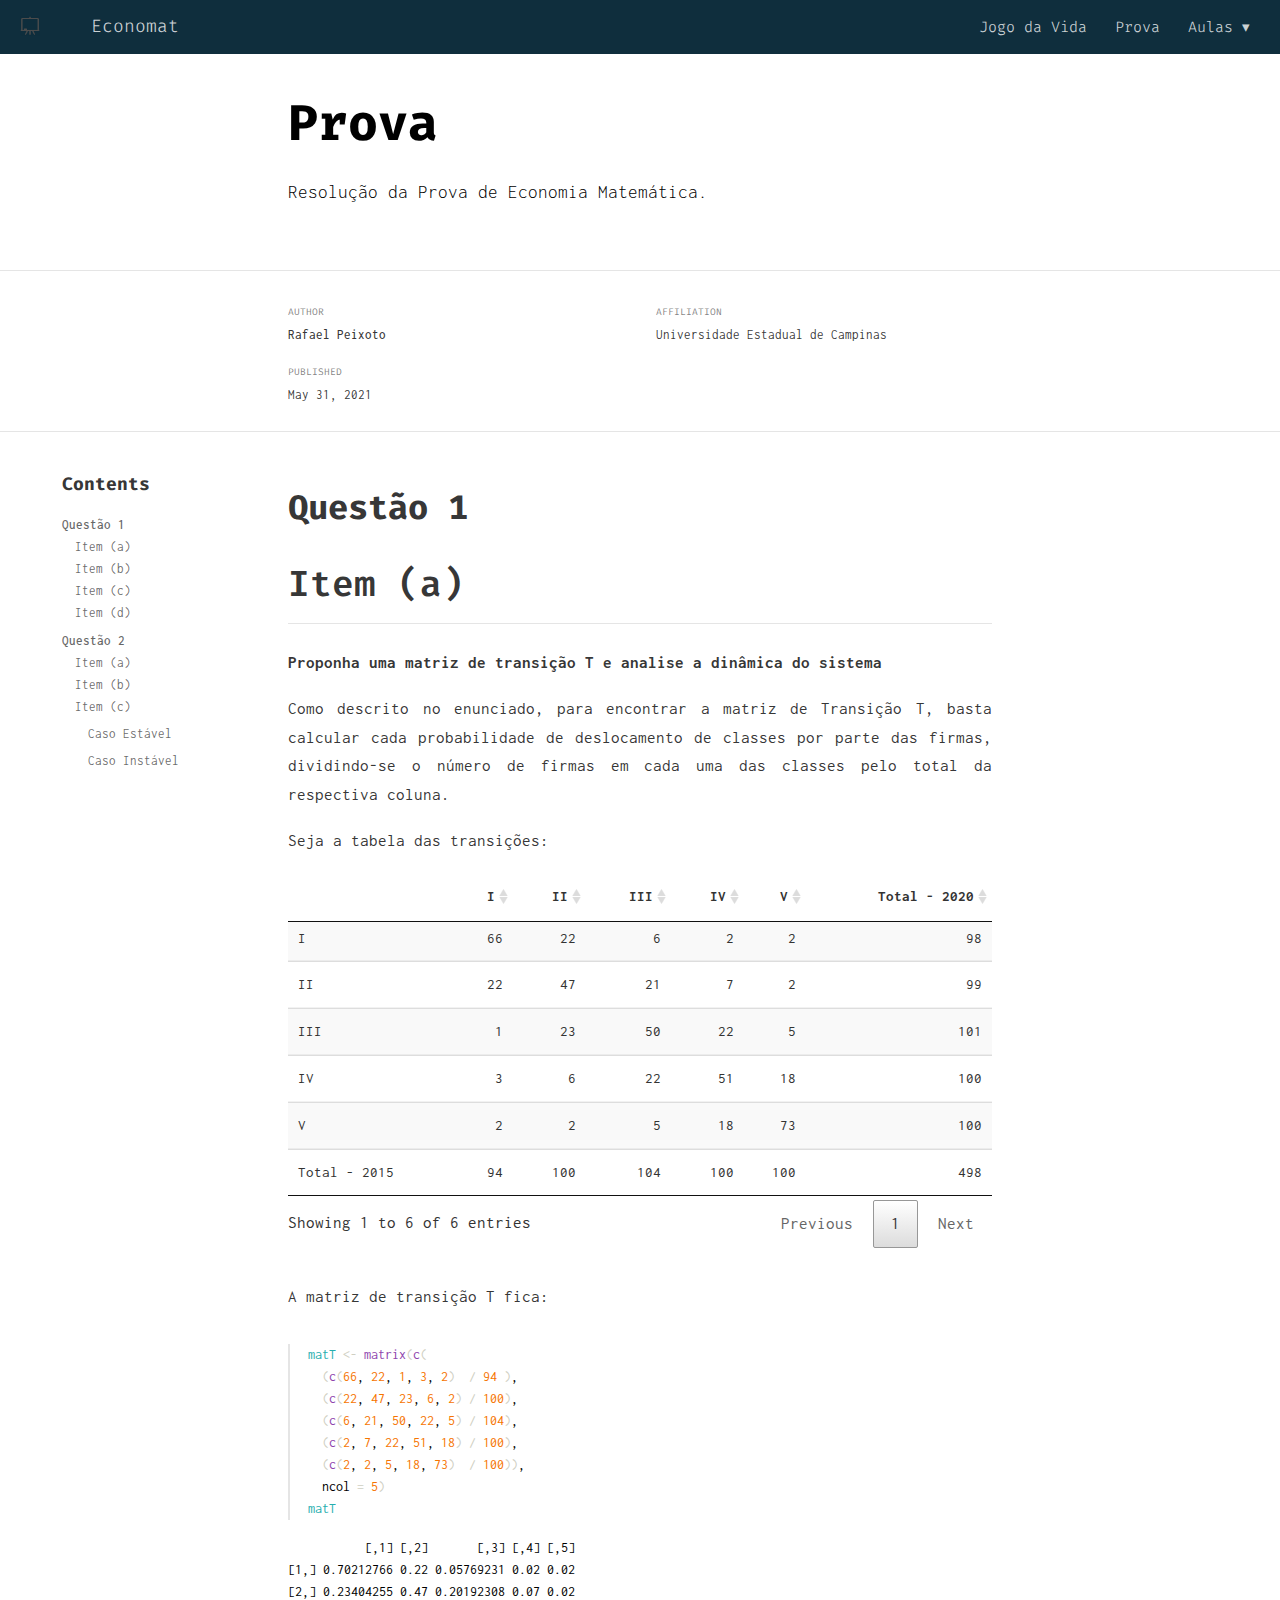
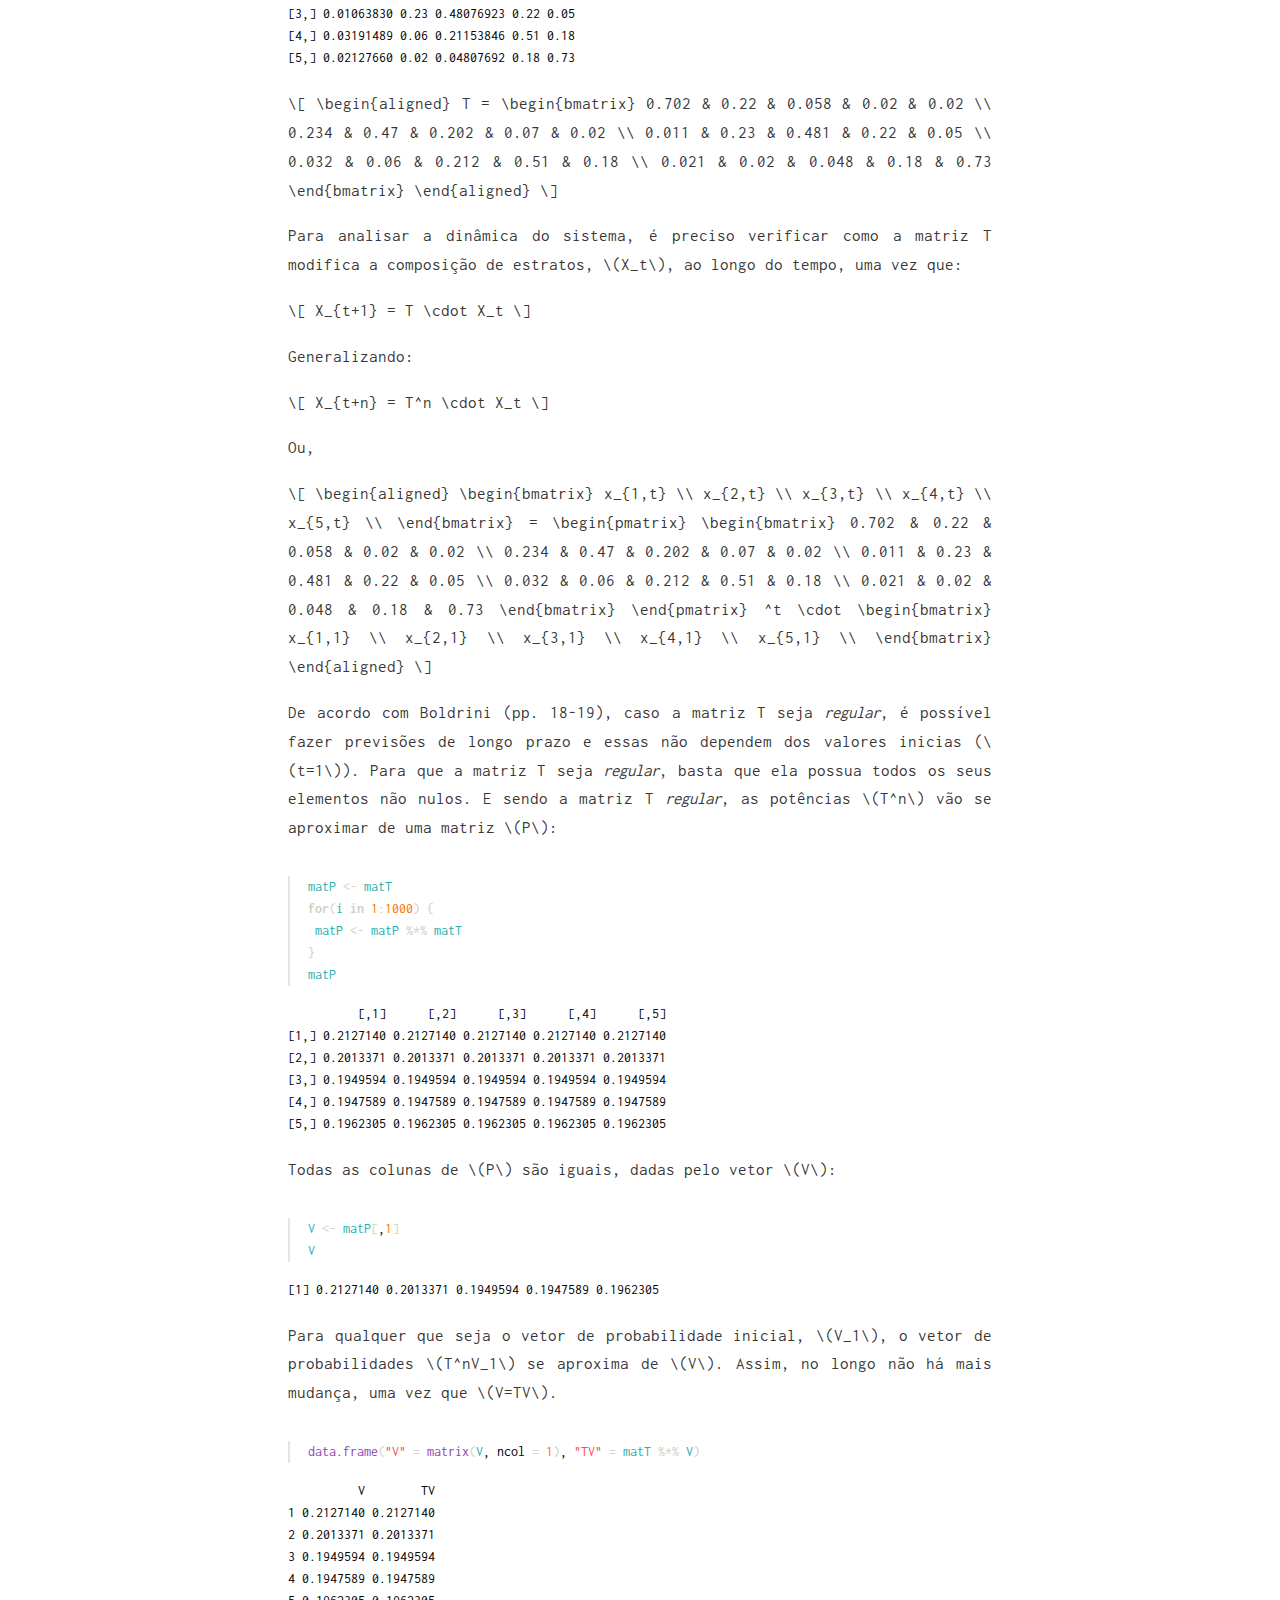
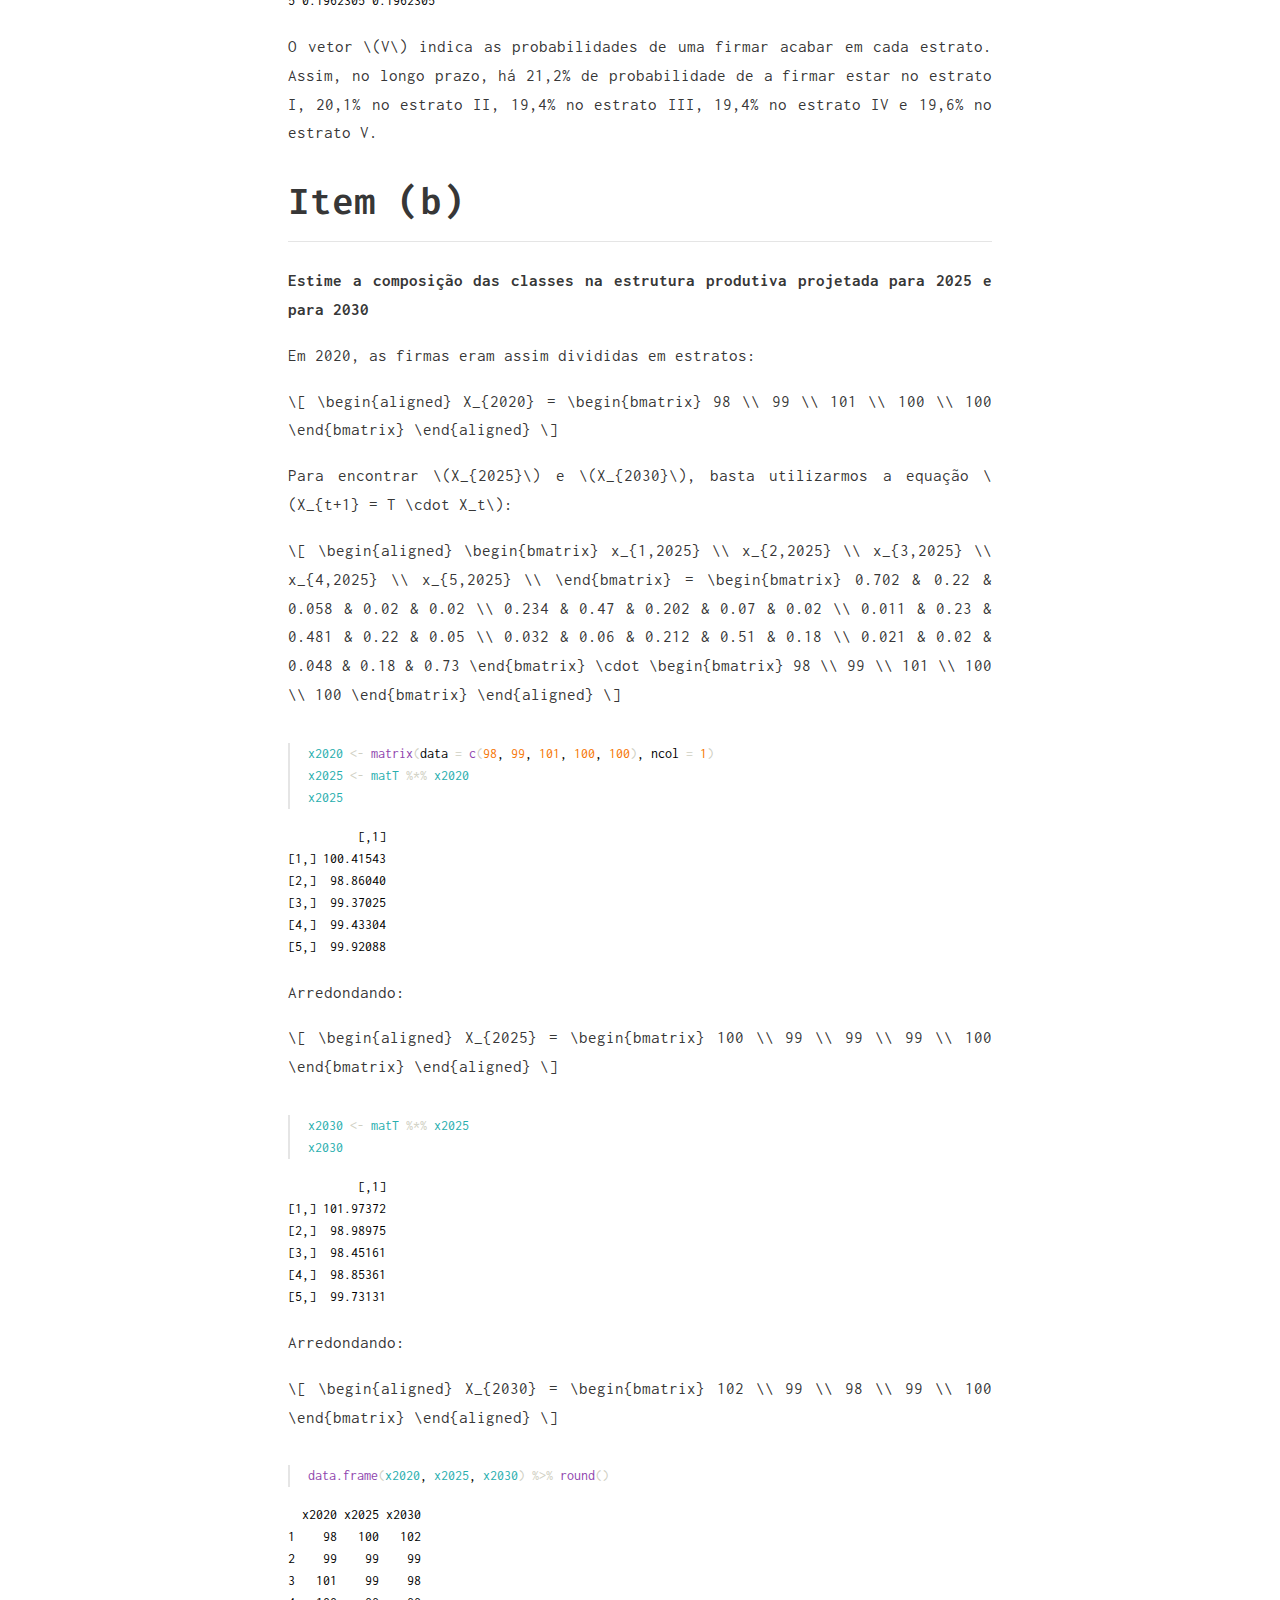
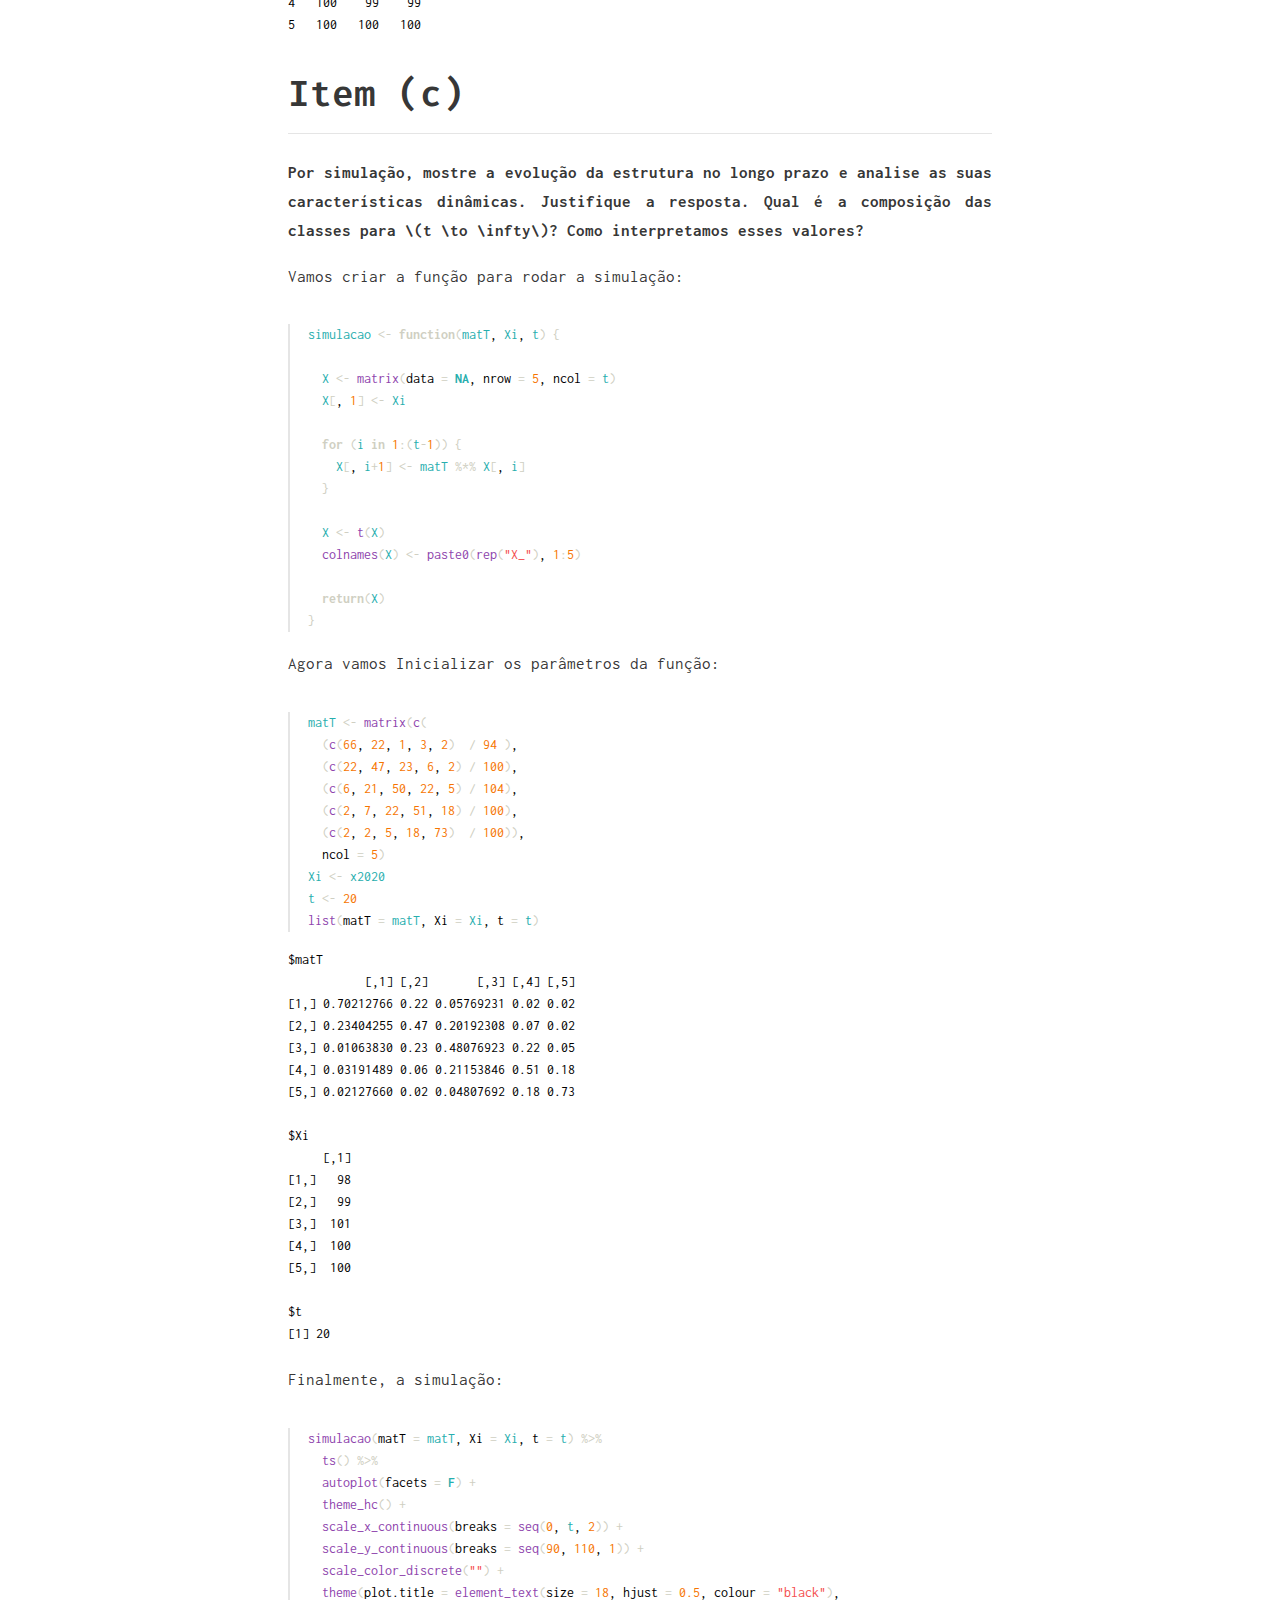
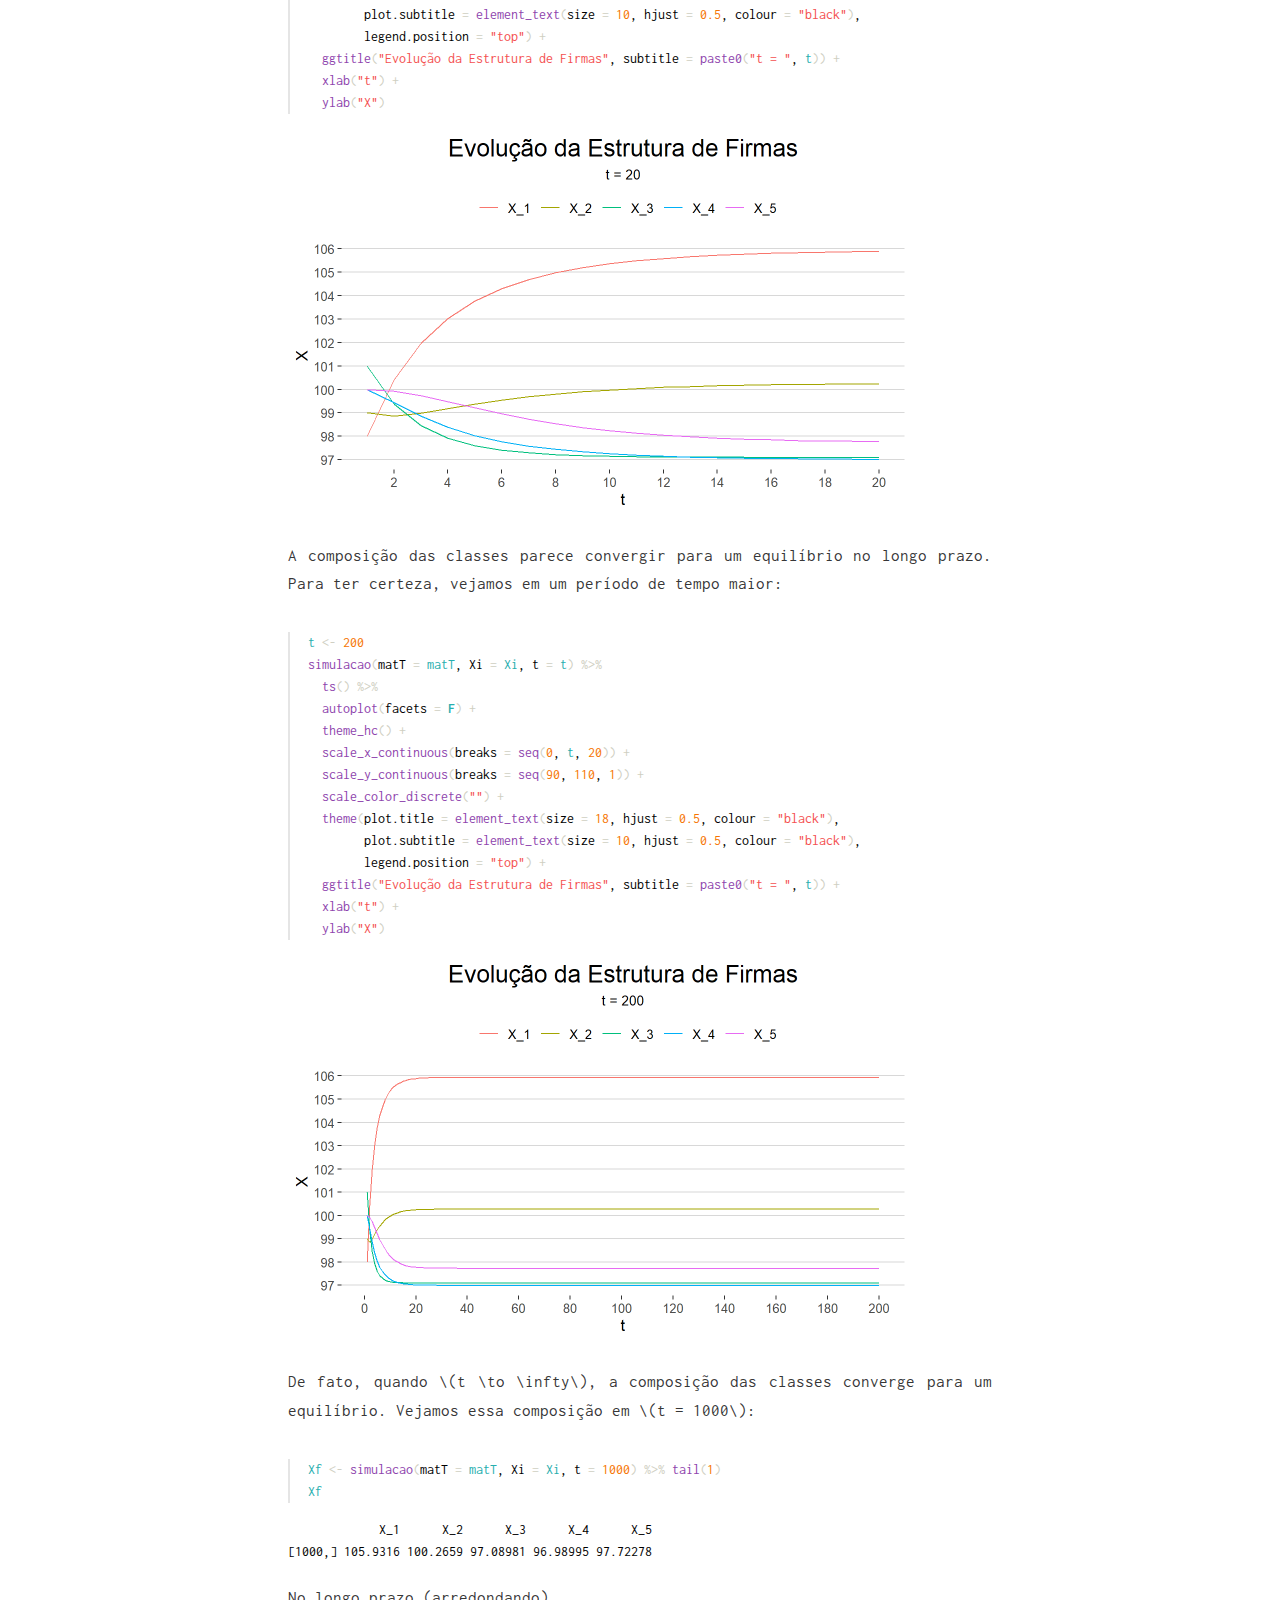
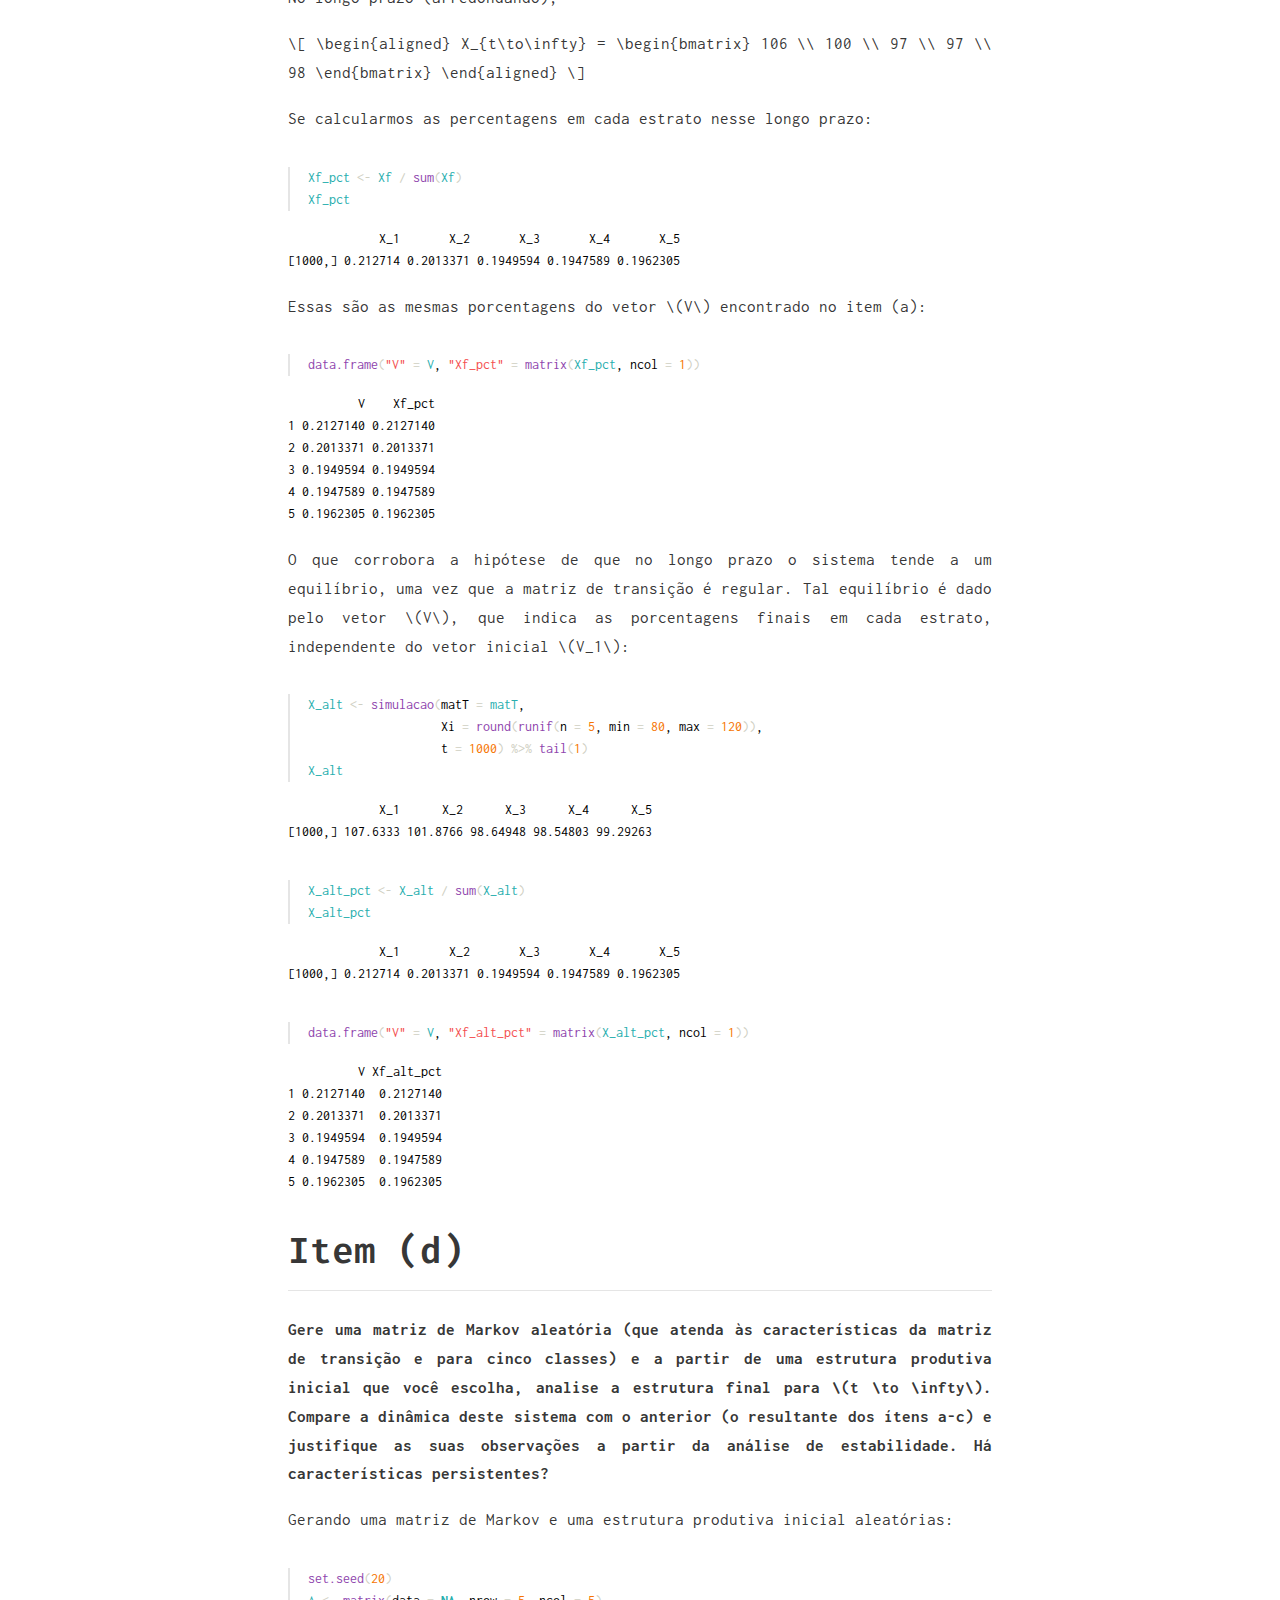
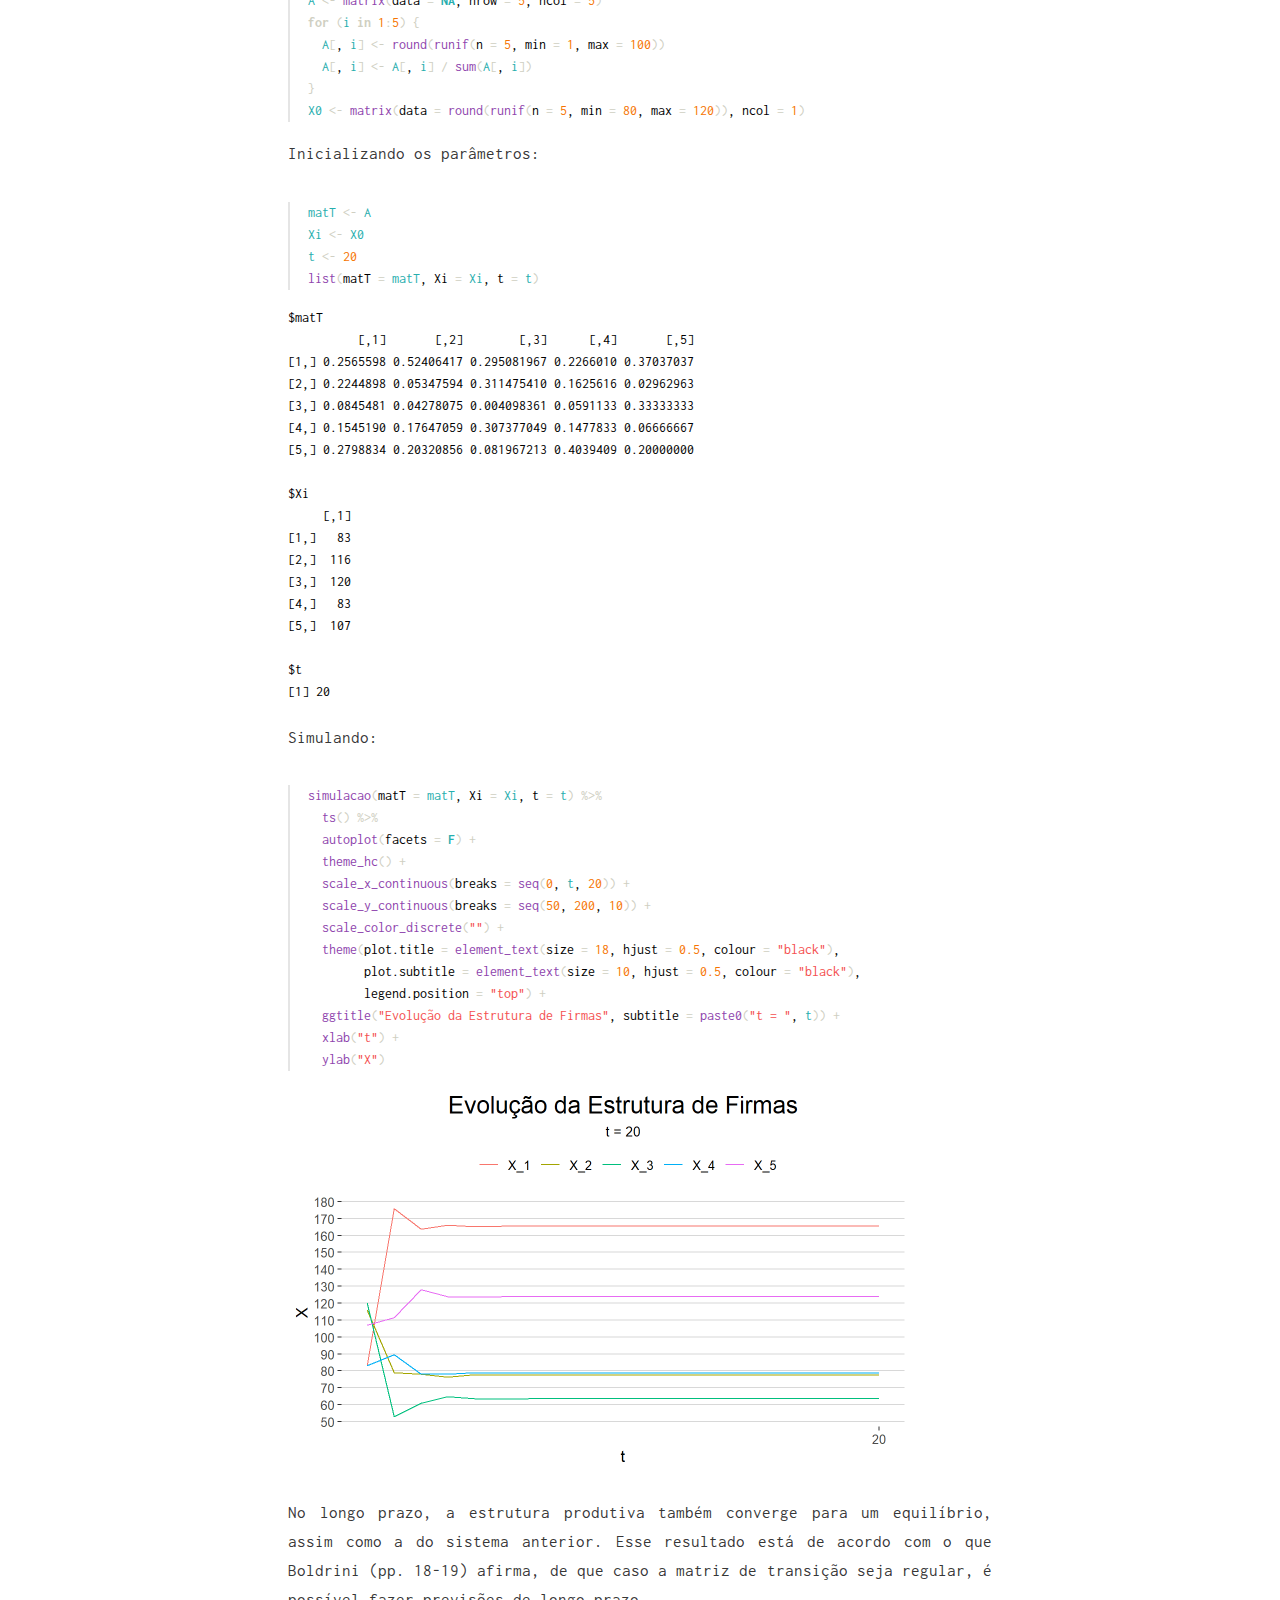
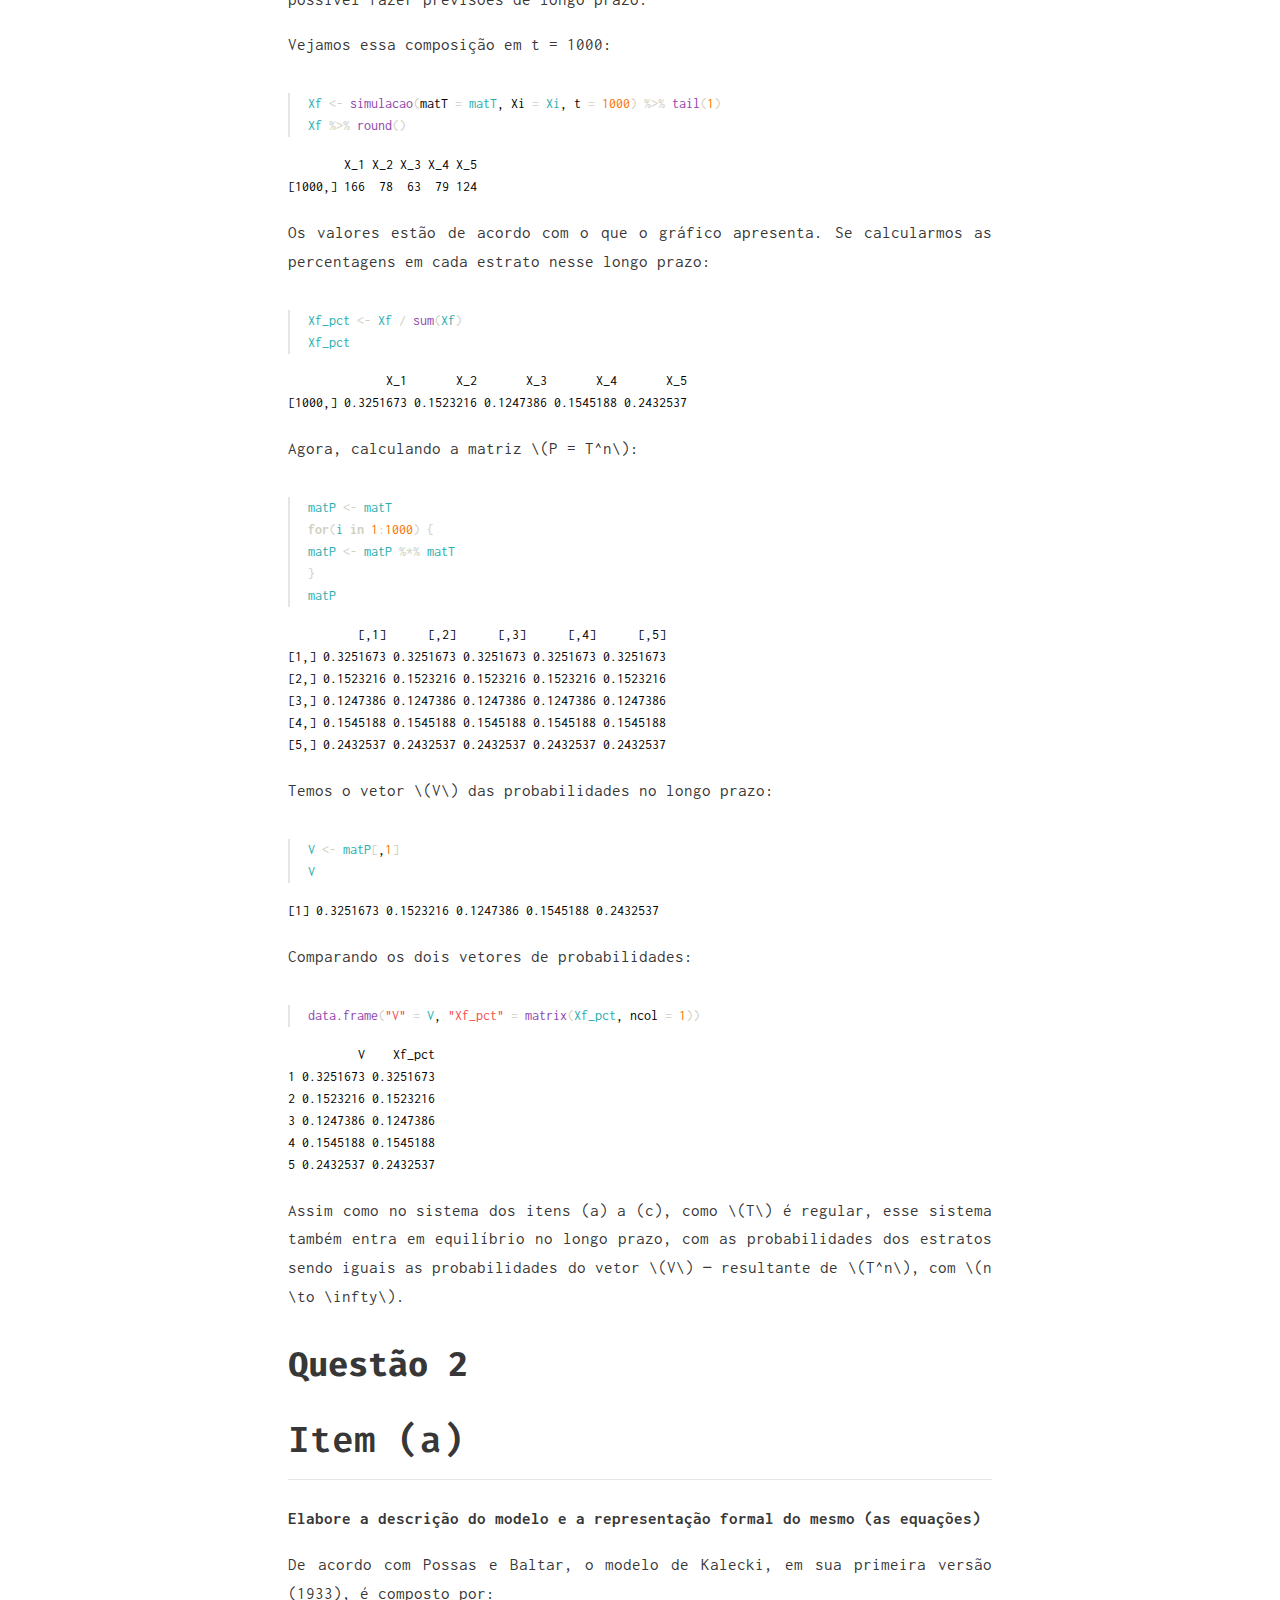
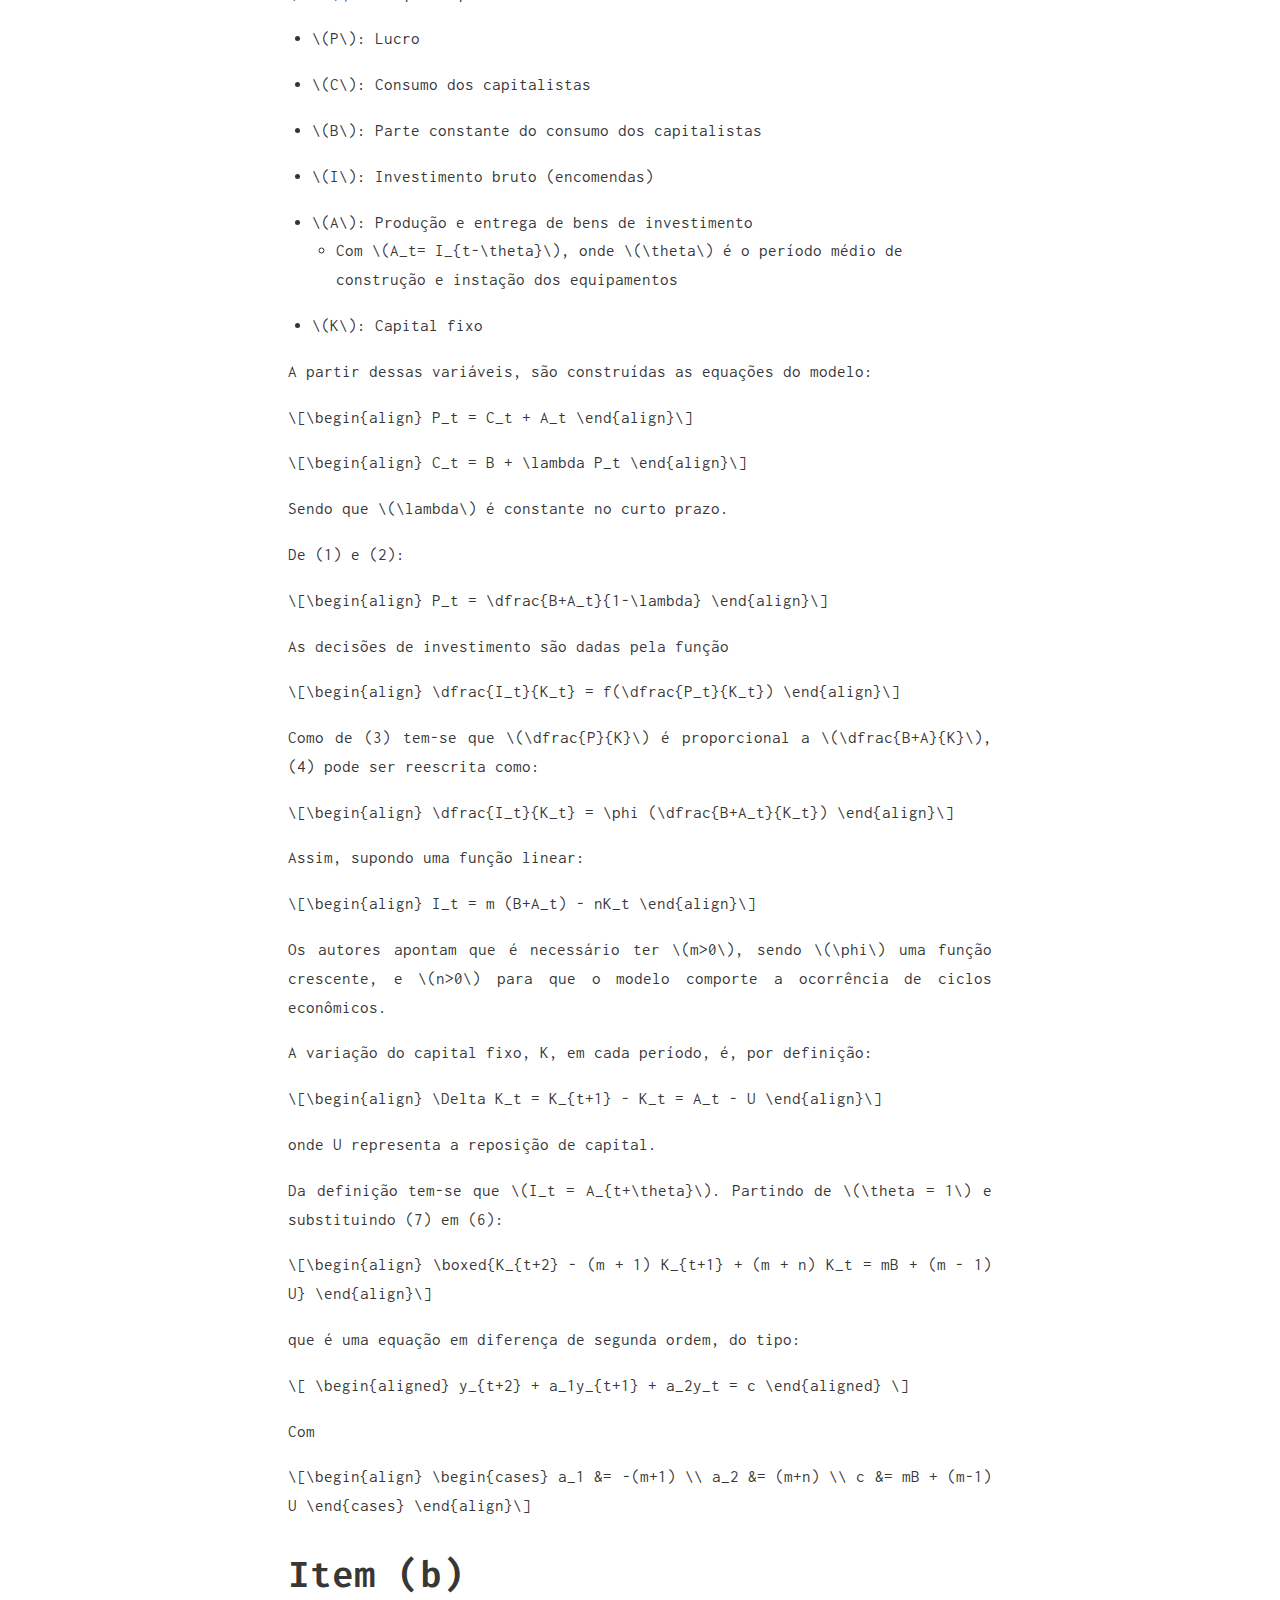
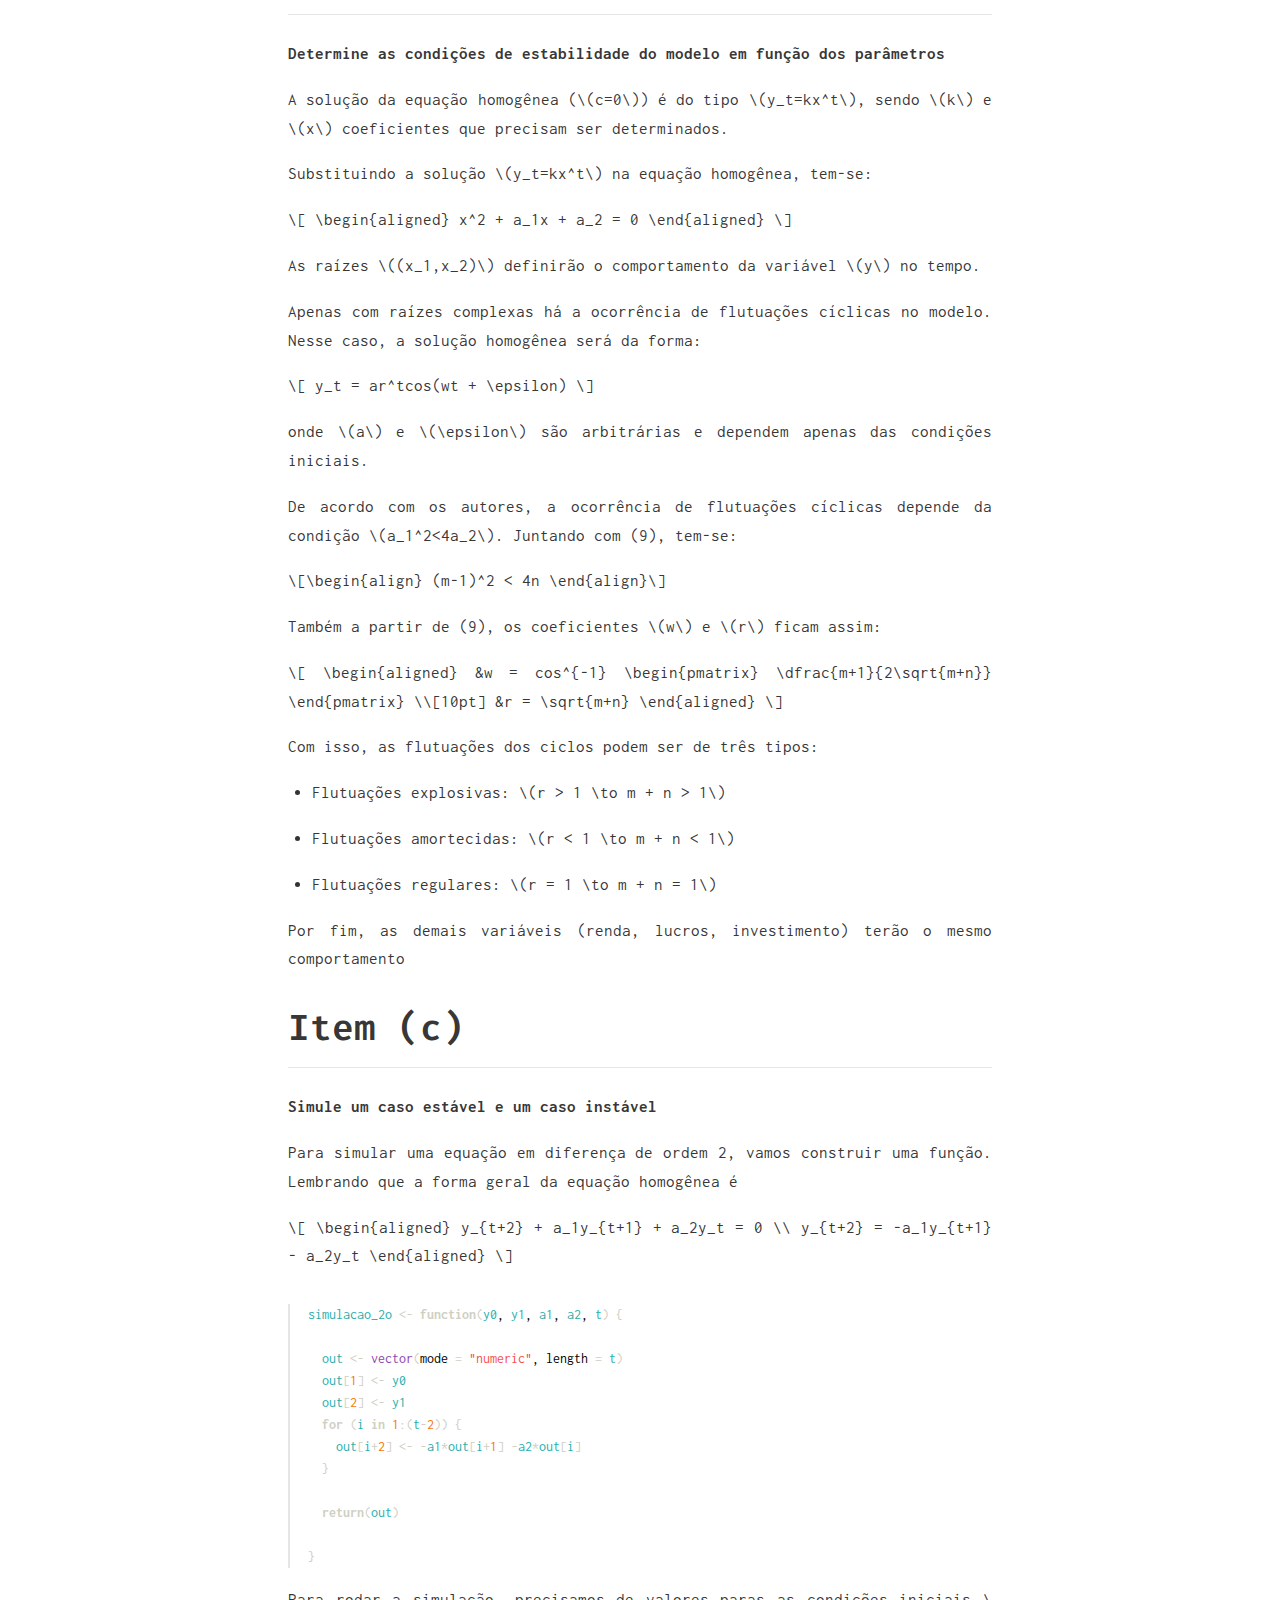
<file: docs/prova.html>
<!DOCTYPE html>

<html xmlns="http://www.w3.org/1999/xhtml" lang="" xml:lang="">

<head>
  <meta charset="utf-8"/>
  <meta name="viewport" content="width=device-width, initial-scale=1"/>
  <meta http-equiv="X-UA-Compatible" content="IE=Edge,chrome=1"/>
  <meta name="generator" content="distill" />

  <style type="text/css">
  /* Hide doc at startup (prevent jankiness while JS renders/transforms) */
  body {
    visibility: hidden;
  }
  </style>

 <!--radix_placeholder_import_source-->
 <!--/radix_placeholder_import_source-->

<style type="text/css">code{white-space: pre;}</style>
<style type="text/css" data-origin="pandoc">
pre > code.sourceCode { white-space: pre; position: relative; }
pre > code.sourceCode > span { display: inline-block; line-height: 1.25; }
pre > code.sourceCode > span:empty { height: 1.2em; }
code.sourceCode > span { color: inherit; text-decoration: inherit; }
div.sourceCode { margin: 1em 0; }
pre.sourceCode { margin: 0; }
@media screen {
div.sourceCode { overflow: auto; }
}
@media print {
pre > code.sourceCode { white-space: pre-wrap; }
pre > code.sourceCode > span { text-indent: -5em; padding-left: 5em; }
}
pre.numberSource code
  { counter-reset: source-line 0; }
pre.numberSource code > span
  { position: relative; left: -4em; counter-increment: source-line; }
pre.numberSource code > span > a:first-child::before
  { content: counter(source-line);
    position: relative; left: -1em; text-align: right; vertical-align: baseline;
    border: none; display: inline-block;
    -webkit-touch-callout: none; -webkit-user-select: none;
    -khtml-user-select: none; -moz-user-select: none;
    -ms-user-select: none; user-select: none;
    padding: 0 4px; width: 4em;
    background-color: #232629;
    color: #7a7c7d;
  }
pre.numberSource { margin-left: 3em; border-left: 1px solid #7a7c7d;  padding-left: 4px; }
div.sourceCode
  { color: #cfcfc2; background-color: #232629; }
@media screen {
pre > code.sourceCode > span > a:first-child::before { text-decoration: underline; }
}
code span { color: #cfcfc2; } /* Normal */
code span.al { color: #95da4c; background-color: #4d1f24; font-weight: bold; } /* Alert */
code span.an { color: #3f8058; } /* Annotation */
code span.at { color: #2980b9; } /* Attribute */
code span.bn { color: #f67400; } /* BaseN */
code span.bu { color: #7f8c8d; } /* BuiltIn */
code span.cf { color: #fdbc4b; font-weight: bold; } /* ControlFlow */
code span.ch { color: #3daee9; } /* Char */
code span.cn { color: #27aeae; font-weight: bold; } /* Constant */
code span.co { color: #7a7c7d; } /* Comment */
code span.cv { color: #7f8c8d; } /* CommentVar */
code span.do { color: #a43340; } /* Documentation */
code span.dt { color: #2980b9; } /* DataType */
code span.dv { color: #f67400; } /* DecVal */
code span.er { color: #da4453; text-decoration: underline; } /* Error */
code span.ex { color: #0099ff; font-weight: bold; } /* Extension */
code span.fl { color: #f67400; } /* Float */
code span.fu { color: #8e44ad; } /* Function */
code span.im { color: #27ae60; } /* Import */
code span.in { color: #c45b00; } /* Information */
code span.kw { color: #cfcfc2; font-weight: bold; } /* Keyword */
code span.op { color: #cfcfc2; } /* Operator */
code span.ot { color: #27ae60; } /* Other */
code span.pp { color: #27ae60; } /* Preprocessor */
code span.re { color: #2980b9; background-color: #153042; } /* RegionMarker */
code span.sc { color: #3daee9; } /* SpecialChar */
code span.ss { color: #da4453; } /* SpecialString */
code span.st { color: #f44f4f; } /* String */
code span.va { color: #27aeae; } /* Variable */
code span.vs { color: #da4453; } /* VerbatimString */
code span.wa { color: #da4453; } /* Warning */
</style>

  <!--radix_placeholder_meta_tags-->
  <title>Economat: Prova</title>

  <meta property="description" itemprop="description" content="Resolução da Prova de Economia Matemática."/>


  <!--  https://schema.org/Article -->
  <meta property="article:published" itemprop="datePublished" content="2021-05-31"/>
  <meta property="article:created" itemprop="dateCreated" content="2021-05-31"/>
  <meta name="article:author" content="Rafael Peixoto"/>

  <!--  https://developers.facebook.com/docs/sharing/webmasters#markup -->
  <meta property="og:title" content="Economat: Prova"/>
  <meta property="og:type" content="article"/>
  <meta property="og:description" content="Resolução da Prova de Economia Matemática."/>
  <meta property="og:locale" content="en_US"/>
  <meta property="og:site_name" content="Economat"/>

  <!--  https://dev.twitter.com/cards/types/summary -->
  <meta property="twitter:card" content="summary"/>
  <meta property="twitter:title" content="Economat: Prova"/>
  <meta property="twitter:description" content="Resolução da Prova de Economia Matemática."/>

  <!--/radix_placeholder_meta_tags-->
  <!--radix_placeholder_rmarkdown_metadata-->

  <script type="text/json" id="radix-rmarkdown-metadata">
  {"type":"list","attributes":{"names":{"type":"character","attributes":{},"value":["title","description","author","date","output"]}},"value":[{"type":"character","attributes":{},"value":["Prova"]},{"type":"character","attributes":{},"value":["Resolução da Prova de Economia Matemática.\n"]},{"type":"list","attributes":{},"value":[{"type":"list","attributes":{"names":{"type":"character","attributes":{},"value":["name","affiliation"]}},"value":[{"type":"character","attributes":{},"value":["Rafael Peixoto"]},{"type":"character","attributes":{},"value":["Universidade Estadual de Campinas"]}]}]},{"type":"character","attributes":{},"value":["05-31-2021"]},{"type":"character","attributes":{},"value":["distill::distill_article"]}]}
  </script>
  <!--/radix_placeholder_rmarkdown_metadata-->
  <!--radix_placeholder_navigation_in_header-->
  <meta name="distill:offset" content=""/>

  <script type="application/javascript">

    window.headroom_prevent_pin = false;

    window.document.addEventListener("DOMContentLoaded", function (event) {

      // initialize headroom for banner
      var header = $('header').get(0);
      var headerHeight = header.offsetHeight;
      var headroom = new Headroom(header, {
        tolerance: 5,
        onPin : function() {
          if (window.headroom_prevent_pin) {
            window.headroom_prevent_pin = false;
            headroom.unpin();
          }
        }
      });
      headroom.init();
      if(window.location.hash)
        headroom.unpin();
      $(header).addClass('headroom--transition');

      // offset scroll location for banner on hash change
      // (see: https://github.com/WickyNilliams/headroom.js/issues/38)
      window.addEventListener("hashchange", function(event) {
        window.scrollTo(0, window.pageYOffset - (headerHeight + 25));
      });

      // responsive menu
      $('.distill-site-header').each(function(i, val) {
        var topnav = $(this);
        var toggle = topnav.find('.nav-toggle');
        toggle.on('click', function() {
          topnav.toggleClass('responsive');
        });
      });

      // nav dropdowns
      $('.nav-dropbtn').click(function(e) {
        $(this).next('.nav-dropdown-content').toggleClass('nav-dropdown-active');
        $(this).parent().siblings('.nav-dropdown')
           .children('.nav-dropdown-content').removeClass('nav-dropdown-active');
      });
      $("body").click(function(e){
        $('.nav-dropdown-content').removeClass('nav-dropdown-active');
      });
      $(".nav-dropdown").click(function(e){
        e.stopPropagation();
      });
    });
  </script>

  <style type="text/css">

  /* Theme (user-documented overrideables for nav appearance) */

  .distill-site-nav {
    color: rgba(255, 255, 255, 0.8);
    background-color: #0F2E3D;
    font-size: 15px;
    font-weight: 300;
  }

  .distill-site-nav a {
    color: inherit;
    text-decoration: none;
  }

  .distill-site-nav a:hover {
    color: white;
  }

  @media print {
    .distill-site-nav {
      display: none;
    }
  }

  .distill-site-header {

  }

  .distill-site-footer {

  }


  /* Site Header */

  .distill-site-header {
    width: 100%;
    box-sizing: border-box;
    z-index: 3;
  }

  .distill-site-header .nav-left {
    display: inline-block;
    margin-left: 8px;
  }

  @media screen and (max-width: 768px) {
    .distill-site-header .nav-left {
      margin-left: 0;
    }
  }


  .distill-site-header .nav-right {
    float: right;
    margin-right: 8px;
  }

  .distill-site-header a,
  .distill-site-header .title {
    display: inline-block;
    text-align: center;
    padding: 14px 10px 14px 10px;
  }

  .distill-site-header .title {
    font-size: 18px;
    min-width: 150px;
  }

  .distill-site-header .logo {
    padding: 0;
  }

  .distill-site-header .logo img {
    display: none;
    max-height: 20px;
    width: auto;
    margin-bottom: -4px;
  }

  .distill-site-header .nav-image img {
    max-height: 18px;
    width: auto;
    display: inline-block;
    margin-bottom: -3px;
  }



  @media screen and (min-width: 1000px) {
    .distill-site-header .logo img {
      display: inline-block;
    }
    .distill-site-header .nav-left {
      margin-left: 20px;
    }
    .distill-site-header .nav-right {
      margin-right: 20px;
    }
    .distill-site-header .title {
      padding-left: 12px;
    }
  }


  .distill-site-header .nav-toggle {
    display: none;
  }

  .nav-dropdown {
    display: inline-block;
    position: relative;
  }

  .nav-dropdown .nav-dropbtn {
    border: none;
    outline: none;
    color: rgba(255, 255, 255, 0.8);
    padding: 16px 10px;
    background-color: transparent;
    font-family: inherit;
    font-size: inherit;
    font-weight: inherit;
    margin: 0;
    margin-top: 1px;
    z-index: 2;
  }

  .nav-dropdown-content {
    display: none;
    position: absolute;
    background-color: white;
    min-width: 200px;
    border: 1px solid rgba(0,0,0,0.15);
    border-radius: 4px;
    box-shadow: 0px 8px 16px 0px rgba(0,0,0,0.1);
    z-index: 1;
    margin-top: 2px;
    white-space: nowrap;
    padding-top: 4px;
    padding-bottom: 4px;
  }

  .nav-dropdown-content hr {
    margin-top: 4px;
    margin-bottom: 4px;
    border: none;
    border-bottom: 1px solid rgba(0, 0, 0, 0.1);
  }

  .nav-dropdown-active {
    display: block;
  }

  .nav-dropdown-content a, .nav-dropdown-content .nav-dropdown-header {
    color: black;
    padding: 6px 24px;
    text-decoration: none;
    display: block;
    text-align: left;
  }

  .nav-dropdown-content .nav-dropdown-header {
    display: block;
    padding: 5px 24px;
    padding-bottom: 0;
    text-transform: uppercase;
    font-size: 14px;
    color: #999999;
    white-space: nowrap;
  }

  .nav-dropdown:hover .nav-dropbtn {
    color: white;
  }

  .nav-dropdown-content a:hover {
    background-color: #ddd;
    color: black;
  }

  .nav-right .nav-dropdown-content {
    margin-left: -45%;
    right: 0;
  }

  @media screen and (max-width: 768px) {
    .distill-site-header a, .distill-site-header .nav-dropdown  {display: none;}
    .distill-site-header a.nav-toggle {
      float: right;
      display: block;
    }
    .distill-site-header .title {
      margin-left: 0;
    }
    .distill-site-header .nav-right {
      margin-right: 0;
    }
    .distill-site-header {
      overflow: hidden;
    }
    .nav-right .nav-dropdown-content {
      margin-left: 0;
    }
  }


  @media screen and (max-width: 768px) {
    .distill-site-header.responsive {position: relative; min-height: 500px; }
    .distill-site-header.responsive a.nav-toggle {
      position: absolute;
      right: 0;
      top: 0;
    }
    .distill-site-header.responsive a,
    .distill-site-header.responsive .nav-dropdown {
      display: block;
      text-align: left;
    }
    .distill-site-header.responsive .nav-left,
    .distill-site-header.responsive .nav-right {
      width: 100%;
    }
    .distill-site-header.responsive .nav-dropdown {float: none;}
    .distill-site-header.responsive .nav-dropdown-content {position: relative;}
    .distill-site-header.responsive .nav-dropdown .nav-dropbtn {
      display: block;
      width: 100%;
      text-align: left;
    }
  }

  /* Site Footer */

  .distill-site-footer {
    width: 100%;
    overflow: hidden;
    box-sizing: border-box;
    z-index: 3;
    margin-top: 30px;
    padding-top: 30px;
    padding-bottom: 30px;
    text-align: center;
  }

  /* Headroom */

  d-title {
    padding-top: 6rem;
  }

  @media print {
    d-title {
      padding-top: 4rem;
    }
  }

  .headroom {
    z-index: 1000;
    position: fixed;
    top: 0;
    left: 0;
    right: 0;
  }

  .headroom--transition {
    transition: all .4s ease-in-out;
  }

  .headroom--unpinned {
    top: -100px;
  }

  .headroom--pinned {
    top: 0;
  }

  /* adjust viewport for navbar height */
  /* helps vertically center bootstrap (non-distill) content */
  .min-vh-100 {
    min-height: calc(100vh - 100px) !important;
  }

  </style>

  <script src="site_libs/jquery-1.11.3/jquery.min.js"></script>
  <link href="site_libs/font-awesome-5.1.0/css/all.css" rel="stylesheet"/>
  <link href="site_libs/font-awesome-5.1.0/css/v4-shims.css" rel="stylesheet"/>
  <script src="site_libs/headroom-0.9.4/headroom.min.js"></script>
  <script src="site_libs/autocomplete-0.37.1/autocomplete.min.js"></script>
  <script src="site_libs/fuse-6.4.1/fuse.min.js"></script>

  <script type="application/javascript">

  function getMeta(metaName) {
    var metas = document.getElementsByTagName('meta');
    for (let i = 0; i < metas.length; i++) {
      if (metas[i].getAttribute('name') === metaName) {
        return metas[i].getAttribute('content');
      }
    }
    return '';
  }

  function offsetURL(url) {
    var offset = getMeta('distill:offset');
    return offset ? offset + '/' + url : url;
  }

  function createFuseIndex() {

    // create fuse index
    var options = {
      keys: [
        { name: 'title', weight: 20 },
        { name: 'categories', weight: 15 },
        { name: 'description', weight: 10 },
        { name: 'contents', weight: 5 },
      ],
      ignoreLocation: true,
      threshold: 0
    };
    var fuse = new window.Fuse([], options);

    // fetch the main search.json
    return fetch(offsetURL('search.json'))
      .then(function(response) {
        if (response.status == 200) {
          return response.json().then(function(json) {
            // index main articles
            json.articles.forEach(function(article) {
              fuse.add(article);
            });
            // download collections and index their articles
            return Promise.all(json.collections.map(function(collection) {
              return fetch(offsetURL(collection)).then(function(response) {
                if (response.status === 200) {
                  return response.json().then(function(articles) {
                    articles.forEach(function(article) {
                      fuse.add(article);
                    });
                  })
                } else {
                  return Promise.reject(
                    new Error('Unexpected status from search index request: ' +
                              response.status)
                  );
                }
              });
            })).then(function() {
              return fuse;
            });
          });

        } else {
          return Promise.reject(
            new Error('Unexpected status from search index request: ' +
                        response.status)
          );
        }
      });
  }

  window.document.addEventListener("DOMContentLoaded", function (event) {

    // get search element (bail if we don't have one)
    var searchEl = window.document.getElementById('distill-search');
    if (!searchEl)
      return;

    createFuseIndex()
      .then(function(fuse) {

        // make search box visible
        searchEl.classList.remove('hidden');

        // initialize autocomplete
        var options = {
          autoselect: true,
          hint: false,
          minLength: 2,
        };
        window.autocomplete(searchEl, options, [{
          source: function(query, callback) {
            const searchOptions = {
              isCaseSensitive: false,
              shouldSort: true,
              minMatchCharLength: 2,
              limit: 10,
            };
            var results = fuse.search(query, searchOptions);
            callback(results
              .map(function(result) { return result.item; })
            );
          },
          templates: {
            suggestion: function(suggestion) {
              var img = suggestion.preview && Object.keys(suggestion.preview).length > 0
                ? `<img src="${offsetURL(suggestion.preview)}"</img>`
                : '';
              var html = `
                <div class="search-item">
                  <h3>${suggestion.title}</h3>
                  <div class="search-item-description">
                    ${suggestion.description || ''}
                  </div>
                  <div class="search-item-preview">
                    ${img}
                  </div>
                </div>
              `;
              return html;
            }
          }
        }]).on('autocomplete:selected', function(event, suggestion) {
          window.location.href = offsetURL(suggestion.path);
        });
        // remove inline display style on autocompleter (we want to
        // manage responsive display via css)
        $('.algolia-autocomplete').css("display", "");
      })
      .catch(function(error) {
        console.log(error);
      });

  });

  </script>

  <style type="text/css">

  .nav-search {
    font-size: x-small;
  }

  /* Algolioa Autocomplete */

  .algolia-autocomplete {
    display: inline-block;
    margin-left: 10px;
    vertical-align: sub;
    background-color: white;
    color: black;
    padding: 6px;
    padding-top: 8px;
    padding-bottom: 0;
    border-radius: 6px;
    border: 1px #0F2E3D solid;
    width: 180px;
  }


  @media screen and (max-width: 768px) {
    .distill-site-nav .algolia-autocomplete {
      display: none;
      visibility: hidden;
    }
    .distill-site-nav.responsive .algolia-autocomplete {
      display: inline-block;
      visibility: visible;
    }
    .distill-site-nav.responsive .algolia-autocomplete .aa-dropdown-menu {
      margin-left: 0;
      width: 400px;
      max-height: 400px;
    }
  }

  .algolia-autocomplete .aa-input, .algolia-autocomplete .aa-hint {
    width: 90%;
    outline: none;
    border: none;
  }

  .algolia-autocomplete .aa-hint {
    color: #999;
  }
  .algolia-autocomplete .aa-dropdown-menu {
    width: 550px;
    max-height: 70vh;
    overflow-x: visible;
    overflow-y: scroll;
    padding: 5px;
    margin-top: 3px;
    margin-left: -150px;
    background-color: #fff;
    border-radius: 5px;
    border: 1px solid #999;
    border-top: none;
  }

  .algolia-autocomplete .aa-dropdown-menu .aa-suggestion {
    cursor: pointer;
    padding: 5px 4px;
    border-bottom: 1px solid #eee;
  }

  .algolia-autocomplete .aa-dropdown-menu .aa-suggestion:last-of-type {
    border-bottom: none;
    margin-bottom: 2px;
  }

  .algolia-autocomplete .aa-dropdown-menu .aa-suggestion .search-item {
    overflow: hidden;
    font-size: 0.8em;
    line-height: 1.4em;
  }

  .algolia-autocomplete .aa-dropdown-menu .aa-suggestion .search-item h3 {
    font-size: 1rem;
    margin-block-start: 0;
    margin-block-end: 5px;
  }

  .algolia-autocomplete .aa-dropdown-menu .aa-suggestion .search-item-description {
    display: inline-block;
    overflow: hidden;
    height: 2.8em;
    width: 80%;
    margin-right: 4%;
  }

  .algolia-autocomplete .aa-dropdown-menu .aa-suggestion .search-item-preview {
    display: inline-block;
    width: 15%;
  }

  .algolia-autocomplete .aa-dropdown-menu .aa-suggestion .search-item-preview img {
    height: 3em;
    width: auto;
    display: none;
  }

  .algolia-autocomplete .aa-dropdown-menu .aa-suggestion .search-item-preview img[src] {
    display: initial;
  }

  .algolia-autocomplete .aa-dropdown-menu .aa-suggestion.aa-cursor {
    background-color: #eee;
  }
  .algolia-autocomplete .aa-dropdown-menu .aa-suggestion em {
    font-weight: bold;
    font-style: normal;
  }

  </style>


  <!--/radix_placeholder_navigation_in_header-->
  <!--radix_placeholder_distill-->

  <style type="text/css">

  body {
    background-color: white;
  }

  .pandoc-table {
    width: 100%;
  }

  .pandoc-table>caption {
    margin-bottom: 10px;
  }

  .pandoc-table th:not([align]) {
    text-align: left;
  }

  .pagedtable-footer {
    font-size: 15px;
  }

  d-byline .byline {
    grid-template-columns: 2fr 2fr;
  }

  d-byline .byline h3 {
    margin-block-start: 1.5em;
  }

  d-byline .byline .authors-affiliations h3 {
    margin-block-start: 0.5em;
  }

  .authors-affiliations .orcid-id {
    width: 16px;
    height:16px;
    margin-left: 4px;
    margin-right: 4px;
    vertical-align: middle;
    padding-bottom: 2px;
  }

  d-title .dt-tags {
    margin-top: 1em;
    grid-column: text;
  }

  .dt-tags .dt-tag {
    text-decoration: none;
    display: inline-block;
    color: rgba(0,0,0,0.6);
    padding: 0em 0.4em;
    margin-right: 0.5em;
    margin-bottom: 0.4em;
    font-size: 70%;
    border: 1px solid rgba(0,0,0,0.2);
    border-radius: 3px;
    text-transform: uppercase;
    font-weight: 500;
  }

  d-article table.gt_table td,
  d-article table.gt_table th {
    border-bottom: none;
  }

  .html-widget {
    margin-bottom: 2.0em;
  }

  .l-screen-inset {
    padding-right: 16px;
  }

  .l-screen .caption {
    margin-left: 10px;
  }

  .shaded {
    background: rgb(247, 247, 247);
    padding-top: 20px;
    padding-bottom: 20px;
    border-top: 1px solid rgba(0, 0, 0, 0.1);
    border-bottom: 1px solid rgba(0, 0, 0, 0.1);
  }

  .shaded .html-widget {
    margin-bottom: 0;
    border: 1px solid rgba(0, 0, 0, 0.1);
  }

  .shaded .shaded-content {
    background: white;
  }

  .text-output {
    margin-top: 0;
    line-height: 1.5em;
  }

  .hidden {
    display: none !important;
  }

  d-article {
    padding-top: 2.5rem;
    padding-bottom: 30px;
  }

  d-appendix {
    padding-top: 30px;
  }

  d-article>p>img {
    width: 100%;
  }

  d-article h2 {
    margin: 1rem 0 1.5rem 0;
  }

  d-article h3 {
    margin-top: 1.5rem;
  }

  d-article iframe {
    border: 1px solid rgba(0, 0, 0, 0.1);
    margin-bottom: 2.0em;
    width: 100%;
  }

  /* Tweak code blocks */

  d-article div.sourceCode code,
  d-article pre code {
    font-family: Consolas, Monaco, 'Andale Mono', 'Ubuntu Mono', monospace;
  }

  d-article pre,
  d-article div.sourceCode,
  d-article div.sourceCode pre {
    overflow: auto;
  }

  d-article div.sourceCode {
    background-color: white;
  }

  d-article div.sourceCode pre {
    padding-left: 10px;
    font-size: 12px;
    border-left: 2px solid rgba(0,0,0,0.1);
  }

  d-article pre {
    font-size: 12px;
    color: black;
    background: none;
    margin-top: 0;
    text-align: left;
    white-space: pre;
    word-spacing: normal;
    word-break: normal;
    word-wrap: normal;
    line-height: 1.5;

    -moz-tab-size: 4;
    -o-tab-size: 4;
    tab-size: 4;

    -webkit-hyphens: none;
    -moz-hyphens: none;
    -ms-hyphens: none;
    hyphens: none;
  }

  d-article pre a {
    border-bottom: none;
  }

  d-article pre a:hover {
    border-bottom: none;
    text-decoration: underline;
  }

  d-article details {
    grid-column: text;
    margin-bottom: 0.8em;
  }

  @media(min-width: 768px) {

  d-article pre,
  d-article div.sourceCode,
  d-article div.sourceCode pre {
    overflow: visible !important;
  }

  d-article div.sourceCode pre {
    padding-left: 18px;
    font-size: 14px;
  }

  d-article pre {
    font-size: 14px;
  }

  }

  figure img.external {
    background: white;
    border: 1px solid rgba(0, 0, 0, 0.1);
    box-shadow: 0 1px 8px rgba(0, 0, 0, 0.1);
    padding: 18px;
    box-sizing: border-box;
  }

  /* CSS for d-contents */

  .d-contents {
    grid-column: text;
    color: rgba(0,0,0,0.8);
    font-size: 0.9em;
    padding-bottom: 1em;
    margin-bottom: 1em;
    padding-bottom: 0.5em;
    margin-bottom: 1em;
    padding-left: 0.25em;
    justify-self: start;
  }

  @media(min-width: 1000px) {
    .d-contents.d-contents-float {
      height: 0;
      grid-column-start: 1;
      grid-column-end: 4;
      justify-self: center;
      padding-right: 3em;
      padding-left: 2em;
    }
  }

  .d-contents nav h3 {
    font-size: 18px;
    margin-top: 0;
    margin-bottom: 1em;
  }

  .d-contents li {
    list-style-type: none
  }

  .d-contents nav > ul {
    padding-left: 0;
  }

  .d-contents ul {
    padding-left: 1em
  }

  .d-contents nav ul li {
    margin-top: 0.6em;
    margin-bottom: 0.2em;
  }

  .d-contents nav a {
    font-size: 13px;
    border-bottom: none;
    text-decoration: none
    color: rgba(0, 0, 0, 0.8);
  }

  .d-contents nav a:hover {
    text-decoration: underline solid rgba(0, 0, 0, 0.6)
  }

  .d-contents nav > ul > li > a {
    font-weight: 600;
  }

  .d-contents nav > ul > li > ul {
    font-weight: inherit;
  }

  .d-contents nav > ul > li > ul > li {
    margin-top: 0.2em;
  }


  .d-contents nav ul {
    margin-top: 0;
    margin-bottom: 0.25em;
  }

  .d-article-with-toc h2:nth-child(2) {
    margin-top: 0;
  }


  /* Figure */

  .figure {
    position: relative;
    margin-bottom: 2.5em;
    margin-top: 1.5em;
  }

  .figure img {
    width: 100%;
  }

  .figure .caption {
    color: rgba(0, 0, 0, 0.6);
    font-size: 12px;
    line-height: 1.5em;
  }

  .figure img.external {
    background: white;
    border: 1px solid rgba(0, 0, 0, 0.1);
    box-shadow: 0 1px 8px rgba(0, 0, 0, 0.1);
    padding: 18px;
    box-sizing: border-box;
  }

  .figure .caption a {
    color: rgba(0, 0, 0, 0.6);
  }

  .figure .caption b,
  .figure .caption strong, {
    font-weight: 600;
    color: rgba(0, 0, 0, 1.0);
  }

  /* Citations */

  d-article .citation {
    color: inherit;
    cursor: inherit;
  }

  div.hanging-indent{
    margin-left: 1em; text-indent: -1em;
  }

  /* Citation hover box */

  .tippy-box[data-theme~=light-border] {
    background-color: rgba(250, 250, 250, 0.95);
  }

  .tippy-content > p {
    margin-bottom: 0;
    padding: 2px;
  }


  /* Tweak 1000px media break to show more text */

  @media(min-width: 1000px) {
    .base-grid,
    distill-header,
    d-title,
    d-abstract,
    d-article,
    d-appendix,
    distill-appendix,
    d-byline,
    d-footnote-list,
    d-citation-list,
    distill-footer {
      grid-template-columns: [screen-start] 1fr [page-start kicker-start] 80px [middle-start] 50px [text-start kicker-end] 65px 65px 65px 65px 65px 65px 65px 65px [text-end gutter-start] 65px [middle-end] 65px [page-end gutter-end] 1fr [screen-end];
      grid-column-gap: 16px;
    }

    .grid {
      grid-column-gap: 16px;
    }

    d-article {
      font-size: 1.06rem;
      line-height: 1.7em;
    }
    figure .caption, .figure .caption, figure figcaption {
      font-size: 13px;
    }
  }

  @media(min-width: 1180px) {
    .base-grid,
    distill-header,
    d-title,
    d-abstract,
    d-article,
    d-appendix,
    distill-appendix,
    d-byline,
    d-footnote-list,
    d-citation-list,
    distill-footer {
      grid-template-columns: [screen-start] 1fr [page-start kicker-start] 60px [middle-start] 60px [text-start kicker-end] 60px 60px 60px 60px 60px 60px 60px 60px [text-end gutter-start] 60px [middle-end] 60px [page-end gutter-end] 1fr [screen-end];
      grid-column-gap: 32px;
    }

    .grid {
      grid-column-gap: 32px;
    }
  }


  /* Get the citation styles for the appendix (not auto-injected on render since
     we do our own rendering of the citation appendix) */

  d-appendix .citation-appendix,
  .d-appendix .citation-appendix {
    font-size: 11px;
    line-height: 15px;
    border-left: 1px solid rgba(0, 0, 0, 0.1);
    padding-left: 18px;
    border: 1px solid rgba(0,0,0,0.1);
    background: rgba(0, 0, 0, 0.02);
    padding: 10px 18px;
    border-radius: 3px;
    color: rgba(150, 150, 150, 1);
    overflow: hidden;
    margin-top: -12px;
    white-space: pre-wrap;
    word-wrap: break-word;
  }

  /* Include appendix styles here so they can be overridden */

  d-appendix {
    contain: layout style;
    font-size: 0.8em;
    line-height: 1.7em;
    margin-top: 60px;
    margin-bottom: 0;
    border-top: 1px solid rgba(0, 0, 0, 0.1);
    color: rgba(0,0,0,0.5);
    padding-top: 60px;
    padding-bottom: 48px;
  }

  d-appendix h3 {
    grid-column: page-start / text-start;
    font-size: 15px;
    font-weight: 500;
    margin-top: 1em;
    margin-bottom: 0;
    color: rgba(0,0,0,0.65);
  }

  d-appendix h3 + * {
    margin-top: 1em;
  }

  d-appendix ol {
    padding: 0 0 0 15px;
  }

  @media (min-width: 768px) {
    d-appendix ol {
      padding: 0 0 0 30px;
      margin-left: -30px;
    }
  }

  d-appendix li {
    margin-bottom: 1em;
  }

  d-appendix a {
    color: rgba(0, 0, 0, 0.6);
  }

  d-appendix > * {
    grid-column: text;
  }

  d-appendix > d-footnote-list,
  d-appendix > d-citation-list,
  d-appendix > distill-appendix {
    grid-column: screen;
  }

  /* Include footnote styles here so they can be overridden */

  d-footnote-list {
    contain: layout style;
  }

  d-footnote-list > * {
    grid-column: text;
  }

  d-footnote-list a.footnote-backlink {
    color: rgba(0,0,0,0.3);
    padding-left: 0.5em;
  }



  /* Anchor.js */

  .anchorjs-link {
    /*transition: all .25s linear; */
    text-decoration: none;
    border-bottom: none;
  }
  *:hover > .anchorjs-link {
    margin-left: -1.125em !important;
    text-decoration: none;
    border-bottom: none;
  }

  /* Social footer */

  .social_footer {
    margin-top: 30px;
    margin-bottom: 0;
    color: rgba(0,0,0,0.67);
  }

  .disqus-comments {
    margin-right: 30px;
  }

  .disqus-comment-count {
    border-bottom: 1px solid rgba(0, 0, 0, 0.4);
    cursor: pointer;
  }

  #disqus_thread {
    margin-top: 30px;
  }

  .article-sharing a {
    border-bottom: none;
    margin-right: 8px;
  }

  .article-sharing a:hover {
    border-bottom: none;
  }

  .sidebar-section.subscribe {
    font-size: 12px;
    line-height: 1.6em;
  }

  .subscribe p {
    margin-bottom: 0.5em;
  }


  .article-footer .subscribe {
    font-size: 15px;
    margin-top: 45px;
  }


  .sidebar-section.custom {
    font-size: 12px;
    line-height: 1.6em;
  }

  .custom p {
    margin-bottom: 0.5em;
  }

  /* Styles for listing layout (hide title) */
  .layout-listing d-title, .layout-listing .d-title {
    display: none;
  }

  /* Styles for posts lists (not auto-injected) */


  .posts-with-sidebar {
    padding-left: 45px;
    padding-right: 45px;
  }

  .posts-list .description h2,
  .posts-list .description p {
    font-family: -apple-system, BlinkMacSystemFont, "Segoe UI", Roboto, Oxygen, Ubuntu, Cantarell, "Fira Sans", "Droid Sans", "Helvetica Neue", Arial, sans-serif;
  }

  .posts-list .description h2 {
    font-weight: 700;
    border-bottom: none;
    padding-bottom: 0;
  }

  .posts-list h2.post-tag {
    border-bottom: 1px solid rgba(0, 0, 0, 0.2);
    padding-bottom: 12px;
  }
  .posts-list {
    margin-top: 60px;
    margin-bottom: 24px;
  }

  .posts-list .post-preview {
    text-decoration: none;
    overflow: hidden;
    display: block;
    border-bottom: 1px solid rgba(0, 0, 0, 0.1);
    padding: 24px 0;
  }

  .post-preview-last {
    border-bottom: none !important;
  }

  .posts-list .posts-list-caption {
    grid-column: screen;
    font-weight: 400;
  }

  .posts-list .post-preview h2 {
    margin: 0 0 6px 0;
    line-height: 1.2em;
    font-style: normal;
    font-size: 24px;
  }

  .posts-list .post-preview p {
    margin: 0 0 12px 0;
    line-height: 1.4em;
    font-size: 16px;
  }

  .posts-list .post-preview .thumbnail {
    box-sizing: border-box;
    margin-bottom: 24px;
    position: relative;
    max-width: 500px;
  }
  .posts-list .post-preview img {
    width: 100%;
    display: block;
  }

  .posts-list .metadata {
    font-size: 12px;
    line-height: 1.4em;
    margin-bottom: 18px;
  }

  .posts-list .metadata > * {
    display: inline-block;
  }

  .posts-list .metadata .publishedDate {
    margin-right: 2em;
  }

  .posts-list .metadata .dt-authors {
    display: block;
    margin-top: 0.3em;
    margin-right: 2em;
  }

  .posts-list .dt-tags {
    display: block;
    line-height: 1em;
  }

  .posts-list .dt-tags .dt-tag {
    display: inline-block;
    color: rgba(0,0,0,0.6);
    padding: 0.3em 0.4em;
    margin-right: 0.2em;
    margin-bottom: 0.4em;
    font-size: 60%;
    border: 1px solid rgba(0,0,0,0.2);
    border-radius: 3px;
    text-transform: uppercase;
    font-weight: 500;
  }

  .posts-list img {
    opacity: 1;
  }

  .posts-list img[data-src] {
    opacity: 0;
  }

  .posts-more {
    clear: both;
  }


  .posts-sidebar {
    font-size: 16px;
  }

  .posts-sidebar h3 {
    font-size: 16px;
    margin-top: 0;
    margin-bottom: 0.5em;
    font-weight: 400;
    text-transform: uppercase;
  }

  .sidebar-section {
    margin-bottom: 30px;
  }

  .categories ul {
    list-style-type: none;
    margin: 0;
    padding: 0;
  }

  .categories li {
    color: rgba(0, 0, 0, 0.8);
    margin-bottom: 0;
  }

  .categories li>a {
    border-bottom: none;
  }

  .categories li>a:hover {
    border-bottom: 1px solid rgba(0, 0, 0, 0.4);
  }

  .categories .active {
    font-weight: 600;
  }

  .categories .category-count {
    color: rgba(0, 0, 0, 0.4);
  }


  @media(min-width: 768px) {
    .posts-list .post-preview h2 {
      font-size: 26px;
    }
    .posts-list .post-preview .thumbnail {
      float: right;
      width: 30%;
      margin-bottom: 0;
    }
    .posts-list .post-preview .description {
      float: left;
      width: 45%;
    }
    .posts-list .post-preview .metadata {
      float: left;
      width: 20%;
      margin-top: 8px;
    }
    .posts-list .post-preview p {
      margin: 0 0 12px 0;
      line-height: 1.5em;
      font-size: 16px;
    }
    .posts-with-sidebar .posts-list {
      float: left;
      width: 75%;
    }
    .posts-with-sidebar .posts-sidebar {
      float: right;
      width: 20%;
      margin-top: 60px;
      padding-top: 24px;
      padding-bottom: 24px;
    }
  }


  /* Improve display for browsers without grid (IE/Edge <= 15) */

  .downlevel {
    line-height: 1.6em;
    font-family: -apple-system, BlinkMacSystemFont, "Segoe UI", Roboto, Oxygen, Ubuntu, Cantarell, "Fira Sans", "Droid Sans", "Helvetica Neue", Arial, sans-serif;
    margin: 0;
  }

  .downlevel .d-title {
    padding-top: 6rem;
    padding-bottom: 1.5rem;
  }

  .downlevel .d-title h1 {
    font-size: 50px;
    font-weight: 700;
    line-height: 1.1em;
    margin: 0 0 0.5rem;
  }

  .downlevel .d-title p {
    font-weight: 300;
    font-size: 1.2rem;
    line-height: 1.55em;
    margin-top: 0;
  }

  .downlevel .d-byline {
    padding-top: 0.8em;
    padding-bottom: 0.8em;
    font-size: 0.8rem;
    line-height: 1.8em;
  }

  .downlevel .section-separator {
    border: none;
    border-top: 1px solid rgba(0, 0, 0, 0.1);
  }

  .downlevel .d-article {
    font-size: 1.06rem;
    line-height: 1.7em;
    padding-top: 1rem;
    padding-bottom: 2rem;
  }


  .downlevel .d-appendix {
    padding-left: 0;
    padding-right: 0;
    max-width: none;
    font-size: 0.8em;
    line-height: 1.7em;
    margin-bottom: 0;
    color: rgba(0,0,0,0.5);
    padding-top: 40px;
    padding-bottom: 48px;
  }

  .downlevel .footnotes ol {
    padding-left: 13px;
  }

  .downlevel .base-grid,
  .downlevel .distill-header,
  .downlevel .d-title,
  .downlevel .d-abstract,
  .downlevel .d-article,
  .downlevel .d-appendix,
  .downlevel .distill-appendix,
  .downlevel .d-byline,
  .downlevel .d-footnote-list,
  .downlevel .d-citation-list,
  .downlevel .distill-footer,
  .downlevel .appendix-bottom,
  .downlevel .posts-container {
    padding-left: 40px;
    padding-right: 40px;
  }

  @media(min-width: 768px) {
    .downlevel .base-grid,
    .downlevel .distill-header,
    .downlevel .d-title,
    .downlevel .d-abstract,
    .downlevel .d-article,
    .downlevel .d-appendix,
    .downlevel .distill-appendix,
    .downlevel .d-byline,
    .downlevel .d-footnote-list,
    .downlevel .d-citation-list,
    .downlevel .distill-footer,
    .downlevel .appendix-bottom,
    .downlevel .posts-container {
    padding-left: 150px;
    padding-right: 150px;
    max-width: 900px;
  }
  }

  .downlevel pre code {
    display: block;
    border-left: 2px solid rgba(0, 0, 0, .1);
    padding: 0 0 0 20px;
    font-size: 14px;
  }

  .downlevel code, .downlevel pre {
    color: black;
    background: none;
    font-family: Consolas, Monaco, 'Andale Mono', 'Ubuntu Mono', monospace;
    text-align: left;
    white-space: pre;
    word-spacing: normal;
    word-break: normal;
    word-wrap: normal;
    line-height: 1.5;

    -moz-tab-size: 4;
    -o-tab-size: 4;
    tab-size: 4;

    -webkit-hyphens: none;
    -moz-hyphens: none;
    -ms-hyphens: none;
    hyphens: none;
  }

  .downlevel .posts-list .post-preview {
    color: inherit;
  }



  </style>

  <script type="application/javascript">

  function is_downlevel_browser() {
    if (bowser.isUnsupportedBrowser({ msie: "12", msedge: "16"},
                                   window.navigator.userAgent)) {
      return true;
    } else {
      return window.load_distill_framework === undefined;
    }
  }

  // show body when load is complete
  function on_load_complete() {

    // add anchors
    if (window.anchors) {
      window.anchors.options.placement = 'left';
      window.anchors.add('d-article > h2, d-article > h3, d-article > h4, d-article > h5');
    }


    // set body to visible
    document.body.style.visibility = 'visible';

    // force redraw for leaflet widgets
    if (window.HTMLWidgets) {
      var maps = window.HTMLWidgets.findAll(".leaflet");
      $.each(maps, function(i, el) {
        var map = this.getMap();
        map.invalidateSize();
        map.eachLayer(function(layer) {
          if (layer instanceof L.TileLayer)
            layer.redraw();
        });
      });
    }

    // trigger 'shown' so htmlwidgets resize
    $('d-article').trigger('shown');
  }

  function init_distill() {

    init_common();

    // create front matter
    var front_matter = $('<d-front-matter></d-front-matter>');
    $('#distill-front-matter').wrap(front_matter);

    // create d-title
    $('.d-title').changeElementType('d-title');

    // create d-byline
    var byline = $('<d-byline></d-byline>');
    $('.d-byline').replaceWith(byline);

    // create d-article
    var article = $('<d-article></d-article>');
    $('.d-article').wrap(article).children().unwrap();

    // move posts container into article
    $('.posts-container').appendTo($('d-article'));

    // create d-appendix
    $('.d-appendix').changeElementType('d-appendix');

    // flag indicating that we have appendix items
    var appendix = $('.appendix-bottom').children('h3').length > 0;

    // replace footnotes with <d-footnote>
    $('.footnote-ref').each(function(i, val) {
      appendix = true;
      var href = $(this).attr('href');
      var id = href.replace('#', '');
      var fn = $('#' + id);
      var fn_p = $('#' + id + '>p');
      fn_p.find('.footnote-back').remove();
      var text = fn_p.html();
      var dtfn = $('<d-footnote></d-footnote>');
      dtfn.html(text);
      $(this).replaceWith(dtfn);
    });
    // remove footnotes
    $('.footnotes').remove();

    // move refs into #references-listing
    $('#references-listing').replaceWith($('#refs'));

    $('h1.appendix, h2.appendix').each(function(i, val) {
      $(this).changeElementType('h3');
    });
    $('h3.appendix').each(function(i, val) {
      var id = $(this).attr('id');
      $('.d-contents a[href="#' + id + '"]').parent().remove();
      appendix = true;
      $(this).nextUntil($('h1, h2, h3')).addBack().appendTo($('d-appendix'));
    });

    // show d-appendix if we have appendix content
    $("d-appendix").css('display', appendix ? 'grid' : 'none');

    // localize layout chunks to just output
    $('.layout-chunk').each(function(i, val) {

      // capture layout
      var layout = $(this).attr('data-layout');

      // apply layout to markdown level block elements
      var elements = $(this).children().not('details, div.sourceCode, pre, script');
      elements.each(function(i, el) {
        var layout_div = $('<div class="' + layout + '"></div>');
        if (layout_div.hasClass('shaded')) {
          var shaded_content = $('<div class="shaded-content"></div>');
          $(this).wrap(shaded_content);
          $(this).parent().wrap(layout_div);
        } else {
          $(this).wrap(layout_div);
        }
      });


      // unwrap the layout-chunk div
      $(this).children().unwrap();
    });

    // remove code block used to force  highlighting css
    $('.distill-force-highlighting-css').parent().remove();

    // remove empty line numbers inserted by pandoc when using a
    // custom syntax highlighting theme
    $('code.sourceCode a:empty').remove();

    // load distill framework
    load_distill_framework();

    // wait for window.distillRunlevel == 4 to do post processing
    function distill_post_process() {

      if (!window.distillRunlevel || window.distillRunlevel < 4)
        return;

      // hide author/affiliations entirely if we have no authors
      var front_matter = JSON.parse($("#distill-front-matter").html());
      var have_authors = front_matter.authors && front_matter.authors.length > 0;
      if (!have_authors)
        $('d-byline').addClass('hidden');

      // article with toc class
      $('.d-contents').parent().addClass('d-article-with-toc');

      // strip links that point to #
      $('.authors-affiliations').find('a[href="#"]').removeAttr('href');

      // add orcid ids
      $('.authors-affiliations').find('.author').each(function(i, el) {
        var orcid_id = front_matter.authors[i].orcidID;
        if (orcid_id) {
          var a = $('<a></a>');
          a.attr('href', 'https://orcid.org/' + orcid_id);
          var img = $('<img></img>');
          img.addClass('orcid-id');
          img.attr('alt', 'ORCID ID');
          img.attr('src','[data-uri]');
          a.append(img);
          $(this).append(a);
        }
      });

      // hide elements of author/affiliations grid that have no value
      function hide_byline_column(caption) {
        $('d-byline').find('h3:contains("' + caption + '")').parent().css('visibility', 'hidden');
      }

      // affiliations
      var have_affiliations = false;
      for (var i = 0; i<front_matter.authors.length; ++i) {
        var author = front_matter.authors[i];
        if (author.affiliation !== "&nbsp;") {
          have_affiliations = true;
          break;
        }
      }
      if (!have_affiliations)
        $('d-byline').find('h3:contains("Affiliations")').css('visibility', 'hidden');

      // published date
      if (!front_matter.publishedDate)
        hide_byline_column("Published");

      // document object identifier
      var doi = $('d-byline').find('h3:contains("DOI")');
      var doi_p = doi.next().empty();
      if (!front_matter.doi) {
        // if we have a citation and valid citationText then link to that
        if ($('#citation').length > 0 && front_matter.citationText) {
          doi.html('Citation');
          $('<a href="#citation"></a>')
            .text(front_matter.citationText)
            .appendTo(doi_p);
        } else {
          hide_byline_column("DOI");
        }
      } else {
        $('<a></a>')
           .attr('href', "https://doi.org/" + front_matter.doi)
           .html(front_matter.doi)
           .appendTo(doi_p);
      }

       // change plural form of authors/affiliations
      if (front_matter.authors.length === 1) {
        var grid = $('.authors-affiliations');
        grid.children('h3:contains("Authors")').text('Author');
        grid.children('h3:contains("Affiliations")').text('Affiliation');
      }

      // remove d-appendix and d-footnote-list local styles
      $('d-appendix > style:first-child').remove();
      $('d-footnote-list > style:first-child').remove();

      // move appendix-bottom entries to the bottom
      $('.appendix-bottom').appendTo('d-appendix').children().unwrap();
      $('.appendix-bottom').remove();

      // hoverable references
      $('span.citation[data-cites]').each(function() {
        var refHtml = $('#ref-' + $(this).attr('data-cites')).html();
        window.tippy(this, {
          allowHTML: true,
          content: refHtml,
          maxWidth: 500,
          interactive: true,
          interactiveBorder: 10,
          theme: 'light-border',
          placement: 'bottom-start'
        });
      });

      // clear polling timer
      clearInterval(tid);

      // show body now that everything is ready
      on_load_complete();
    }

    var tid = setInterval(distill_post_process, 50);
    distill_post_process();

  }

  function init_downlevel() {

    init_common();

     // insert hr after d-title
    $('.d-title').after($('<hr class="section-separator"/>'));

    // check if we have authors
    var front_matter = JSON.parse($("#distill-front-matter").html());
    var have_authors = front_matter.authors && front_matter.authors.length > 0;

    // manage byline/border
    if (!have_authors)
      $('.d-byline').remove();
    $('.d-byline').after($('<hr class="section-separator"/>'));
    $('.d-byline a').remove();

    // remove toc
    $('.d-contents').remove();

    // move appendix elements
    $('h1.appendix, h2.appendix').each(function(i, val) {
      $(this).changeElementType('h3');
    });
    $('h3.appendix').each(function(i, val) {
      $(this).nextUntil($('h1, h2, h3')).addBack().appendTo($('.d-appendix'));
    });


    // inject headers into references and footnotes
    var refs_header = $('<h3></h3>');
    refs_header.text('References');
    $('#refs').prepend(refs_header);

    var footnotes_header = $('<h3></h3');
    footnotes_header.text('Footnotes');
    $('.footnotes').children('hr').first().replaceWith(footnotes_header);

    // move appendix-bottom entries to the bottom
    $('.appendix-bottom').appendTo('.d-appendix').children().unwrap();
    $('.appendix-bottom').remove();

    // remove appendix if it's empty
    if ($('.d-appendix').children().length === 0)
      $('.d-appendix').remove();

    // prepend separator above appendix
    $('.d-appendix').before($('<hr class="section-separator" style="clear: both"/>'));

    // trim code
    $('pre>code').each(function(i, val) {
      $(this).html($.trim($(this).html()));
    });

    // move posts-container right before article
    $('.posts-container').insertBefore($('.d-article'));

    $('body').addClass('downlevel');

    on_load_complete();
  }


  function init_common() {

    // jquery plugin to change element types
    (function($) {
      $.fn.changeElementType = function(newType) {
        var attrs = {};

        $.each(this[0].attributes, function(idx, attr) {
          attrs[attr.nodeName] = attr.nodeValue;
        });

        this.replaceWith(function() {
          return $("<" + newType + "/>", attrs).append($(this).contents());
        });
      };
    })(jQuery);

    // prevent underline for linked images
    $('a > img').parent().css({'border-bottom' : 'none'});

    // mark non-body figures created by knitr chunks as 100% width
    $('.layout-chunk').each(function(i, val) {
      var figures = $(this).find('img, .html-widget');
      if ($(this).attr('data-layout') !== "l-body") {
        figures.css('width', '100%');
      } else {
        figures.css('max-width', '100%');
        figures.filter("[width]").each(function(i, val) {
          var fig = $(this);
          fig.css('width', fig.attr('width') + 'px');
        });

      }
    });

    // auto-append index.html to post-preview links in file: protocol
    // and in rstudio ide preview
    $('.post-preview').each(function(i, val) {
      if (window.location.protocol === "file:")
        $(this).attr('href', $(this).attr('href') + "index.html");
    });

    // get rid of index.html references in header
    if (window.location.protocol !== "file:") {
      $('.distill-site-header a[href]').each(function(i,val) {
        $(this).attr('href', $(this).attr('href').replace("index.html", "./"));
      });
    }

    // add class to pandoc style tables
    $('tr.header').parent('thead').parent('table').addClass('pandoc-table');
    $('.kable-table').children('table').addClass('pandoc-table');

    // add figcaption style to table captions
    $('caption').parent('table').addClass("figcaption");

    // initialize posts list
    if (window.init_posts_list)
      window.init_posts_list();

    // implmement disqus comment link
    $('.disqus-comment-count').click(function() {
      window.headroom_prevent_pin = true;
      $('#disqus_thread').toggleClass('hidden');
      if (!$('#disqus_thread').hasClass('hidden')) {
        var offset = $(this).offset();
        $(window).resize();
        $('html, body').animate({
          scrollTop: offset.top - 35
        });
      }
    });
  }

  document.addEventListener('DOMContentLoaded', function() {
    if (is_downlevel_browser())
      init_downlevel();
    else
      window.addEventListener('WebComponentsReady', init_distill);
  });

  </script>

  <style type="text/css">
  /* base variables */

  /* Edit the CSS properties in this file to create a custom
     Distill theme. Only edit values in the right column
     for each row; values shown are the CSS defaults.
     To return any property to the default,
     you may set its value to: unset
     All rows must end with a semi-colon.                      */

  /* Optional: embed custom fonts here with `@import`          */
  /* This must remain at the top of this file.                 */



  html {
    /*-- Main font sizes --*/
    --title-size:      50px;
    --body-size:       1.06rem;
    --code-size:       14px;
    --aside-size:      12px;
    --fig-cap-size:    13px;
    /*-- Main font colors --*/
    --title-color:     #000000;
    --header-color:    rgba(0, 0, 0, 0.8);
    --body-color:      rgba(0, 0, 0, 0.8);
    --aside-color:     rgba(0, 0, 0, 0.6);
    --fig-cap-color:   rgba(0, 0, 0, 0.6);
    /*-- Specify custom fonts ~~~ must be imported above   --*/
    --heading-font:    sans-serif;
    --mono-font:       monospace;
    --body-font:       sans-serif;
    --navbar-font:     sans-serif;  /* websites + blogs only */
  }

  /*-- ARTICLE METADATA --*/
  d-byline {
    --heading-size:    0.6rem;
    --heading-color:   rgba(0, 0, 0, 0.5);
    --body-size:       0.8rem;
    --body-color:      rgba(0, 0, 0, 0.8);
  }

  /*-- ARTICLE TABLE OF CONTENTS --*/
  .d-contents {
    --heading-size:    18px;
    --contents-size:   13px;
  }

  /*-- ARTICLE APPENDIX --*/
  d-appendix {
    --heading-size:    15px;
    --heading-color:   rgba(0, 0, 0, 0.65);
    --text-size:       0.8em;
    --text-color:      rgba(0, 0, 0, 0.5);
  }

  /*-- WEBSITE HEADER + FOOTER --*/
  /* These properties only apply to Distill sites and blogs  */

  .distill-site-header {
    --title-size:       18px;
    --text-color:       rgba(255, 255, 255, 0.8);
    --text-size:        15px;
    --hover-color:      white;
    --bkgd-color:       #0F2E3D;
  }

  .distill-site-footer {
    --text-color:       rgba(255, 255, 255, 0.8);
    --text-size:        15px;
    --hover-color:      white;
    --bkgd-color:       #0F2E3D;
  }

  /*-- Additional custom styles --*/
  /* Add any additional CSS rules below                      */
  </style>
  <style type="text/css">
  /* base variables */

  /* Edit the CSS properties in this file to create a custom
     Distill theme. Only edit values in the right column
     for each row; values shown are the CSS defaults.
     To return any property to the default,
     you may set its value to: unset
     All rows must end with a semi-colon.                      */

  /* Optional: embed custom fonts here with `@import`          */
  /* This must remain at the top of this file.                 */
  @import url('https://fonts.googleapis.com/css2?family=Fira+Code');
  @import url('https://fonts.googleapis.com/css2?family=Inconsolata&display=swap');


  html {
    /*-- Main font sizes --*/
    --title-size:      50px;
    --body-size:       1.06rem;
    --code-size:       14px;
    --aside-size:      12px;
    --fig-cap-size:    13px;
    /*-- Main font colors --*/
    --title-color:     #000000;
    --header-color:    rgba(0, 0, 0, 0.8);
    --body-color:      rgba(0, 0, 0, 0.8);
    --aside-color:     rgba(0, 0, 0, 0.6);
    --fig-cap-color:   rgba(0, 0, 0, 0.6);
    /*-- Specify custom fonts ~~~ must be imported above   --*/
    --heading-font:    "Fira Code", sans-serif;
    --mono-font:       "Inconsolata", monospace;
    --body-font:       "Inconsolata", sans-serif;
    --navbar-font:     "Fira Code", sans-serif;  /* websites + blogs only */
  }

  /*-- ARTICLE METADATA --*/
  d-byline {
    --heading-size:    0.6rem;
    --heading-color:   rgba(0, 0, 0, 0.5);
    --body-size:       0.8rem;
    --body-color:      rgba(0, 0, 0, 0.8);
  }

  /*-- ARTICLE TABLE OF CONTENTS --*/
  .d-contents {
    --heading-size:    18px;
    --contents-size:   13px;
  }

  /*-- ARTICLE APPENDIX --*/
  d-appendix {
    --heading-size:    15px;
    --heading-color:   rgba(0, 0, 0, 0.65);
    --text-size:       0.8em;
    --text-color:      rgba(0, 0, 0, 0.5);
  }

  /*-- WEBSITE HEADER + FOOTER --*/
  /* These properties only apply to Distill sites and blogs  */

  .distill-site-header {
    --title-size:       18px;
    --text-color:       rgba(255, 255, 255, 0.8);
    --text-size:        15px;
    --hover-color:      white;
    --bkgd-color:       #0F2E3D;
  }

  .distill-site-footer {
    --text-color:       rgba(255, 255, 255, 0.8);
    --text-size:        15px;
    --hover-color:      white;
    --bkgd-color:       #0F2E3D;
  }

  /*-- Additional custom styles --*/
  /* Add any additional CSS rules below                      */

  d-article p {
    text-align: justify;
    font-size: 16px;
  }

  d-article p code {
    background: rgba(236, 236, 236, 0.8);
  }
  d-article div.sourceCode {
    overflow: auto !important;
  }

  p a:hover  {
    font-weight: bold;
  }

  .name:hover {
    font-weight: normal;
  }

  .affiliation:hover {
    font-weight: normal;
  }</style>
  <style type="text/css">
  /* base style */

  /* FONT FAMILIES */

  :root {
    --heading-default: -apple-system, BlinkMacSystemFont, "Segoe UI", Roboto, Oxygen, Ubuntu, Cantarell, "Fira Sans", "Droid Sans", "Helvetica Neue", Arial, sans-serif;
    --mono-default: Consolas, Monaco, 'Andale Mono', 'Ubuntu Mono', monospace;
    --body-default: -apple-system, BlinkMacSystemFont, "Segoe UI", Roboto, Oxygen, Ubuntu, Cantarell, "Fira Sans", "Droid Sans", "Helvetica Neue", Arial, sans-serif;
  }

  body,
  .posts-list .post-preview p,
  .posts-list .description p {
    font-family: var(--body-font), var(--body-default);
  }

  h1, h2, h3, h4, h5, h6,
  .posts-list .post-preview h2,
  .posts-list .description h2 {
    font-family: var(--heading-font), var(--heading-default);
  }

  d-article div.sourceCode code,
  d-article pre code {
    font-family: var(--mono-font), var(--mono-default);
  }


  /*-- TITLE --*/
  d-title h1,
  .posts-list > h1 {
    color: var(--title-color, black);
  }

  d-title h1 {
    font-size: var(--title-size, 50px);
  }

  /*-- HEADERS --*/
  d-article h1,
  d-article h2,
  d-article h3,
  d-article h4,
  d-article h5,
  d-article h6 {
    color: var(--header-color, rgba(0, 0, 0, 0.8));
  }

  /*-- BODY --*/
  d-article > p,  /* only text inside of <p> tags */
  d-article > ul, /* lists */
  d-article > ol {
    color: var(--body-color, rgba(0, 0, 0, 0.8));
    font-size: var(--body-size, 1.06rem);
  }


  /*-- CODE --*/
  d-article div.sourceCode code,
  d-article pre code {
    font-size: var(--code-size, 14px);
  }

  /*-- ASIDE --*/
  d-article aside {
    font-size: var(--aside-size, 12px);
    color: var(--aside-color, rgba(0, 0, 0, 0.6));
  }

  /*-- FIGURE CAPTIONS --*/
  figure .caption,
  figure figcaption,
  .figure .caption {
    font-size: var(--fig-cap-size, 13px);
    color: var(--fig-cap-color, rgba(0, 0, 0, 0.6));
  }

  /*-- METADATA --*/
  d-byline h3 {
    font-size: var(--heading-size, 0.6rem);
    color: var(--heading-color, rgba(0, 0, 0, 0.5));
  }

  d-byline {
    font-size: var(--body-size, 0.8rem);
    color: var(--body-color, rgba(0, 0, 0, 0.8));
  }

  d-byline a,
  d-article d-byline a {
    color: var(--body-color, rgba(0, 0, 0, 0.8));
  }

  /*-- TABLE OF CONTENTS --*/
  .d-contents nav h3 {
    font-size: var(--heading-size, 18px);
  }

  .d-contents nav a {
    font-size: var(--contents-size, 13px);
  }

  /*-- APPENDIX --*/
  d-appendix h3 {
    font-size: var(--heading-size, 15px);
    color: var(--heading-color, rgba(0, 0, 0, 0.65));
  }

  d-appendix {
    font-size: var(--text-size, 0.8em);
    color: var(--text-color, rgba(0, 0, 0, 0.5));
  }

  d-appendix d-footnote-list a.footnote-backlink {
    color: var(--text-color, rgba(0, 0, 0, 0.5));
  }

  /*-- WEBSITE HEADER + FOOTER --*/
  .distill-site-header .title {
    font-size: var(--title-size, 18px);
    font-family: var(--navbar-font), var(--heading-default);
  }

  .distill-site-header a,
  .nav-dropdown .nav-dropbtn {
    font-family: var(--navbar-font), var(--heading-default);
  }

  .nav-dropdown .nav-dropbtn {
    color: var(--text-color, rgba(255, 255, 255, 0.8));
    font-size: var(--text-size, 15px);
  }

  .distill-site-header a:hover,
  .nav-dropdown:hover .nav-dropbtn {
    color: var(--hover-color, white);
  }

  .distill-site-header {
    font-size: var(--text-size, 15px);
    color: var(--text-color, rgba(255, 255, 255, 0.8));
    background-color: var(--bkgd-color, #0F2E3D);
  }

  .distill-site-footer {
    font-size: var(--text-size, 15px);
    color: var(--text-color, rgba(255, 255, 255, 0.8));
    background-color: var(--bkgd-color, #0F2E3D);
  }

  .distill-site-footer a:hover {
    color: var(--hover-color, white);
  }</style>
  <!--/radix_placeholder_distill-->
  <script src="site_libs/header-attrs-2.7/header-attrs.js"></script>
  <script src="site_libs/htmlwidgets-1.5.3/htmlwidgets.js"></script>
  <script src="site_libs/jquery-1.12.4/jquery.min.js"></script>
  <link href="site_libs/datatables-css-0.0.0/datatables-crosstalk.css" rel="stylesheet" />
  <script src="site_libs/datatables-binding-0.17/datatables.js"></script>
  <link href="site_libs/dt-core-1.10.20/css/jquery.dataTables.min.css" rel="stylesheet" />
  <link href="site_libs/dt-core-1.10.20/css/jquery.dataTables.extra.css" rel="stylesheet" />
  <script src="site_libs/dt-core-1.10.20/js/jquery.dataTables.min.js"></script>
  <link href="site_libs/crosstalk-1.1.0.1/css/crosstalk.css" rel="stylesheet" />
  <script src="site_libs/crosstalk-1.1.0.1/js/crosstalk.min.js"></script>
  <script src="site_libs/popper-2.6.0/popper.min.js"></script>
  <link href="site_libs/tippy-6.2.7/tippy.css" rel="stylesheet" />
  <link href="site_libs/tippy-6.2.7/tippy-light-border.css" rel="stylesheet" />
  <script src="site_libs/tippy-6.2.7/tippy.umd.min.js"></script>
  <script src="site_libs/anchor-4.2.2/anchor.min.js"></script>
  <script src="site_libs/bowser-1.9.3/bowser.min.js"></script>
  <script src="site_libs/webcomponents-2.0.0/webcomponents.js"></script>
  <script src="site_libs/distill-2.2.21/template.v2.js"></script>
  <!--radix_placeholder_site_in_header-->
  <!--/radix_placeholder_site_in_header-->


</head>

<body>

<!--radix_placeholder_front_matter-->

<script id="distill-front-matter" type="text/json">
{"title":"Prova","description":"Resolução da Prova de Economia Matemática.","authors":[{"author":"Rafael Peixoto","authorURL":"#","affiliation":"Universidade Estadual de Campinas","affiliationURL":"#","orcidID":""}],"publishedDate":"2021-05-31T00:00:00.000-03:00","citationText":"Peixoto, 2021"}
</script>

<!--/radix_placeholder_front_matter-->
<!--radix_placeholder_navigation_before_body-->
<header class="header header--fixed" role="banner">
<nav class="distill-site-nav distill-site-header">
<div class="nav-left">
<a class="logo">
<img src="chalkboard-icon-18.jpg" alt="Logo"/>
</a>
<a href="index.html" class="title">Economat</a>
</div>
<div class="nav-right">
<a href="jdv.html">Jogo da Vida</a>
<a href="prova.html">Prova</a>
<div class="nav-dropdown">
<button class="nav-dropbtn">
Aulas
 
<span class="down-arrow">&#x25BE;</span>
</button>
<div class="nav-dropdown-content">
<a href="about.html">Algelin</a>
<a href="eqdiff.html">Eq. em Diff</a>
<a href="cobweb.html">Cobweb</a>
<a href="ordem2.html">Eq. Ordem 2</a>
<a href="ordemsup.html">Ordem Superior</a>
<a href="sist1.html">Sistema Ordem 1</a>
<a href="diferencial.html">Eq. Diferencial</a>
<a href="retfase.html">Retrato de Fase</a>
</div>
</div>
<a href="javascript:void(0);" class="nav-toggle">&#9776;</a>
</div>
</nav>
</header>
<!--/radix_placeholder_navigation_before_body-->
<!--radix_placeholder_site_before_body-->
<!-- Fonte para a Seta -->
<link rel="stylesheet" href="https://maxcdn.bootstrapcdn.com/font-awesome/4.5.0/css/font-awesome.min.css">

<!-- Back to top button -->
<a id="button"></a>

<!-- JavaScript -->
<script>
let btn = $('#button');
$(window).scroll(() => {
  if ($(window).scrollTop() > 300) {
    btn.addClass('show');
  } else {
    btn.removeClass('show');
  }
});
btn.on('click', (e) => {
  e.preventDefault();
  $('html, body').animate({scrollTop:0}, '300');
});
</script>

<!-- CSS -->
<style>
d-article {
  contain: none;
}
#button {
  display: inline-block;
  background-color: #e8eeeb;
  width: 40px;
  height: 30px;
  text-align: center;
  border-radius: 8px;
  position: fixed;
  bottom: 30px;
  right: 30px;
  transition: background-color .3s, 
    opacity .5s, visibility .5s;
  opacity: 0;
  visibility: hidden;
  z-index: 1000;
}
#button::after {
  content: "\f077";
  font-family: FontAwesome;
  font-size: 2em;
  line-height: 30px;
  color: #fff;
}
#button:hover {
  cursor: pointer;
  background-color: #333;
}
#button:active {
  background-color: #555;
}
#button.show {
  opacity: 0.9;
  visibility: visible;
}  
</style>
<!--/radix_placeholder_site_before_body-->

<div class="d-title">
<h1>Prova</h1>
<!--radix_placeholder_categories-->
<!--/radix_placeholder_categories-->
<p><p>Resolução da Prova de Economia Matemática.</p></p>
</div>

<div class="d-byline">
  Rafael Peixoto  (Universidade Estadual de Campinas)
  
<br/>05-31-2021
</div>

<div class="d-article">
<div class="d-contents d-contents-float">
<nav class="l-text toc figcaption" id="TOC">
<h3>Contents</h3>
<ul>
<li><a href="#questão-1">Questão 1</a>
<ul>
<li><a href="#item-a">Item (a)</a></li>
<li><a href="#item-b">Item (b)</a></li>
<li><a href="#item-c">Item (c)</a></li>
<li><a href="#item-d">Item (d)</a></li>
</ul></li>
<li><a href="#questão-2">Questão 2</a>
<ul>
<li><a href="#item-a-1">Item (a)</a></li>
<li><a href="#item-b-1">Item (b)</a></li>
<li><a href="#item-c-1">Item (c)</a>
<ul>
<li><a href="#caso-estável">Caso Estável</a></li>
<li><a href="#caso-instável">Caso Instável</a></li>
</ul></li>
</ul></li>
</ul>
</nav>
</div>
<h1 id="questão-1">Questão 1</h1>
<h2 id="item-a">Item (a)</h2>
<p><strong>Proponha uma matriz de transição T e analise a dinâmica do sistema</strong></p>
<p>Como descrito no enunciado, para encontrar a matriz de Transição T, basta calcular cada probabilidade de deslocamento de classes por parte das firmas, dividindo-se o número de firmas em cada uma das classes pelo total da respectiva coluna.</p>
<p>Seja a tabela das transições:</p>
<div class="layout-chunk" data-layout="l-body">
<div id="htmlwidget-58d4d6c5af7bd4c4be98" style="width:100%;height:auto;" class="datatables html-widget"></div>
<script type="application/json" data-for="htmlwidget-58d4d6c5af7bd4c4be98">{"x":{"filter":"none","data":[["I","II","III","IV","V","Total - 2015"],[66,22,1,3,2,94],[22,47,23,6,2,100],[6,21,50,22,5,104],[2,7,22,51,18,100],[2,2,5,18,73,100],[98,99,101,100,100,498]],"container":"<table class=\"display\">\n  <thead>\n    <tr>\n      <th> <\/th>\n      <th>I<\/th>\n      <th>II<\/th>\n      <th>III<\/th>\n      <th>IV<\/th>\n      <th>V<\/th>\n      <th>Total - 2020<\/th>\n    <\/tr>\n  <\/thead>\n<\/table>","options":{"dom":"tip","columnDefs":[{"className":"dt-right","targets":[1,2,3,4,5,6]},{"orderable":false,"targets":0}],"order":[],"autoWidth":false,"orderClasses":false}},"evals":[],"jsHooks":[]}</script>
</div>
<p>A matriz de transição T fica:</p>
<div class="layout-chunk" data-layout="l-body">
<div class="sourceCode">
<pre class="sourceCode r"><code class="sourceCode r"><span class='va'>matT</span> <span class='op'>&lt;-</span> <span class='fu'><a href='https://rdrr.io/r/base/matrix.html'>matrix</a></span><span class='op'>(</span><span class='fu'><a href='https://rdrr.io/r/base/c.html'>c</a></span><span class='op'>(</span>
  <span class='op'>(</span><span class='fu'><a href='https://rdrr.io/r/base/c.html'>c</a></span><span class='op'>(</span><span class='fl'>66</span>, <span class='fl'>22</span>, <span class='fl'>1</span>, <span class='fl'>3</span>, <span class='fl'>2</span><span class='op'>)</span>  <span class='op'>/</span> <span class='fl'>94</span> <span class='op'>)</span>,
  <span class='op'>(</span><span class='fu'><a href='https://rdrr.io/r/base/c.html'>c</a></span><span class='op'>(</span><span class='fl'>22</span>, <span class='fl'>47</span>, <span class='fl'>23</span>, <span class='fl'>6</span>, <span class='fl'>2</span><span class='op'>)</span> <span class='op'>/</span> <span class='fl'>100</span><span class='op'>)</span>,
  <span class='op'>(</span><span class='fu'><a href='https://rdrr.io/r/base/c.html'>c</a></span><span class='op'>(</span><span class='fl'>6</span>, <span class='fl'>21</span>, <span class='fl'>50</span>, <span class='fl'>22</span>, <span class='fl'>5</span><span class='op'>)</span> <span class='op'>/</span> <span class='fl'>104</span><span class='op'>)</span>,
  <span class='op'>(</span><span class='fu'><a href='https://rdrr.io/r/base/c.html'>c</a></span><span class='op'>(</span><span class='fl'>2</span>, <span class='fl'>7</span>, <span class='fl'>22</span>, <span class='fl'>51</span>, <span class='fl'>18</span><span class='op'>)</span> <span class='op'>/</span> <span class='fl'>100</span><span class='op'>)</span>,
  <span class='op'>(</span><span class='fu'><a href='https://rdrr.io/r/base/c.html'>c</a></span><span class='op'>(</span><span class='fl'>2</span>, <span class='fl'>2</span>, <span class='fl'>5</span>, <span class='fl'>18</span>, <span class='fl'>73</span><span class='op'>)</span>  <span class='op'>/</span> <span class='fl'>100</span><span class='op'>)</span><span class='op'>)</span>, 
  ncol <span class='op'>=</span> <span class='fl'>5</span><span class='op'>)</span>
<span class='va'>matT</span>
</code></pre>
</div>
<pre><code>           [,1] [,2]       [,3] [,4] [,5]
[1,] 0.70212766 0.22 0.05769231 0.02 0.02
[2,] 0.23404255 0.47 0.20192308 0.07 0.02
[3,] 0.01063830 0.23 0.48076923 0.22 0.05
[4,] 0.03191489 0.06 0.21153846 0.51 0.18
[5,] 0.02127660 0.02 0.04807692 0.18 0.73</code></pre>
</div>
<p><span class="math display">\[
\begin{aligned}
T = 
  \begin{bmatrix}
 0.702 &amp; 0.22 &amp; 0.058 &amp; 0.02 &amp; 0.02 \\
 0.234 &amp; 0.47 &amp; 0.202 &amp; 0.07 &amp; 0.02 \\
 0.011 &amp; 0.23 &amp; 0.481 &amp; 0.22 &amp; 0.05 \\
 0.032 &amp; 0.06 &amp; 0.212 &amp; 0.51 &amp; 0.18 \\
 0.021 &amp; 0.02 &amp; 0.048 &amp; 0.18 &amp; 0.73
  \end{bmatrix}
\end{aligned}
\]</span></p>
<p>Para analisar a dinâmica do sistema, é preciso verificar como a matriz T modifica a composição de estratos, <span class="math inline">\(X_t\)</span>, ao longo do tempo, uma vez que:</p>
<p><span class="math display">\[
X_{t+1} = T \cdot X_t
\]</span></p>
<p>Generalizando:</p>
<p><span class="math display">\[
X_{t+n} = T^n \cdot X_t
\]</span></p>
<p>Ou,</p>
<p><span class="math display">\[
\begin{aligned}
   \begin{bmatrix}
      x_{1,t} \\
      x_{2,t} \\
      x_{3,t} \\
      x_{4,t} \\
      x_{5,t} \\
   \end{bmatrix} = 
   \begin{pmatrix}
     \begin{bmatrix}
        0.702 &amp; 0.22 &amp; 0.058 &amp; 0.02 &amp; 0.02 \\
        0.234 &amp; 0.47 &amp; 0.202 &amp; 0.07 &amp; 0.02 \\
        0.011 &amp; 0.23 &amp; 0.481 &amp; 0.22 &amp; 0.05 \\
        0.032 &amp; 0.06 &amp; 0.212 &amp; 0.51 &amp; 0.18 \\
        0.021 &amp; 0.02 &amp; 0.048 &amp; 0.18 &amp; 0.73
  \end{bmatrix} 
  \end{pmatrix} ^t \cdot
     \begin{bmatrix}
      x_{1,1} \\
      x_{2,1} \\
      x_{3,1} \\
      x_{4,1} \\
      x_{5,1} \\
   \end{bmatrix}
\end{aligned}
\]</span></p>
<p>De acordo com Boldrini (pp. 18-19), caso a matriz T seja <em>regular</em>, é possível fazer previsões de longo prazo e essas não dependem dos valores inicias (<span class="math inline">\(t=1\)</span>). Para que a matriz T seja <em>regular</em>, basta que ela possua todos os seus elementos não nulos. E sendo a matriz T <em>regular</em>, as potências <span class="math inline">\(T^n\)</span> vão se aproximar de uma matriz <span class="math inline">\(P\)</span>:</p>
<div class="layout-chunk" data-layout="l-body">
<div class="sourceCode">
<pre class="sourceCode r"><code class="sourceCode r"><span class='va'>matP</span> <span class='op'>&lt;-</span> <span class='va'>matT</span>
<span class='kw'>for</span><span class='op'>(</span><span class='va'>i</span> <span class='kw'>in</span> <span class='fl'>1</span><span class='op'>:</span><span class='fl'>1000</span><span class='op'>)</span> <span class='op'>{</span>
 <span class='va'>matP</span> <span class='op'>&lt;-</span> <span class='va'>matP</span> <span class='op'>%*%</span> <span class='va'>matT</span>
<span class='op'>}</span>
<span class='va'>matP</span>
</code></pre>
</div>
<pre><code>          [,1]      [,2]      [,3]      [,4]      [,5]
[1,] 0.2127140 0.2127140 0.2127140 0.2127140 0.2127140
[2,] 0.2013371 0.2013371 0.2013371 0.2013371 0.2013371
[3,] 0.1949594 0.1949594 0.1949594 0.1949594 0.1949594
[4,] 0.1947589 0.1947589 0.1947589 0.1947589 0.1947589
[5,] 0.1962305 0.1962305 0.1962305 0.1962305 0.1962305</code></pre>
</div>
<p>Todas as colunas de <span class="math inline">\(P\)</span> são iguais, dadas pelo vetor <span class="math inline">\(V\)</span>:</p>
<div class="layout-chunk" data-layout="l-body">
<div class="sourceCode">
<pre class="sourceCode r"><code class="sourceCode r"><span class='va'>V</span> <span class='op'>&lt;-</span> <span class='va'>matP</span><span class='op'>[</span>,<span class='fl'>1</span><span class='op'>]</span>
<span class='va'>V</span>
</code></pre>
</div>
<pre><code>[1] 0.2127140 0.2013371 0.1949594 0.1947589 0.1962305</code></pre>
</div>
<p>Para qualquer que seja o vetor de probabilidade inicial, <span class="math inline">\(V_1\)</span>, o vetor de probabilidades <span class="math inline">\(T^nV_1\)</span> se aproxima de <span class="math inline">\(V\)</span>. Assim, no longo não há mais mudança, uma vez que <span class="math inline">\(V=TV\)</span>.</p>
<div class="layout-chunk" data-layout="l-body">
<div class="sourceCode">
<pre class="sourceCode r"><code class="sourceCode r"><span class='fu'><a href='https://rdrr.io/r/base/data.frame.html'>data.frame</a></span><span class='op'>(</span><span class='st'>"V"</span> <span class='op'>=</span> <span class='fu'><a href='https://rdrr.io/r/base/matrix.html'>matrix</a></span><span class='op'>(</span><span class='va'>V</span>, ncol <span class='op'>=</span> <span class='fl'>1</span><span class='op'>)</span>, <span class='st'>"TV"</span> <span class='op'>=</span> <span class='va'>matT</span> <span class='op'>%*%</span> <span class='va'>V</span><span class='op'>)</span>
</code></pre>
</div>
<pre><code>          V        TV
1 0.2127140 0.2127140
2 0.2013371 0.2013371
3 0.1949594 0.1949594
4 0.1947589 0.1947589
5 0.1962305 0.1962305</code></pre>
</div>
<p>O vetor <span class="math inline">\(V\)</span> indica as probabilidades de uma firmar acabar em cada estrato. Assim, no longo prazo, há 21,2% de probabilidade de a firmar estar no estrato I, 20,1% no estrato II, 19,4% no estrato III, 19,4% no estrato IV e 19,6% no estrato V.</p>
<h2 id="item-b">Item (b)</h2>
<p><strong>Estime a composição das classes na estrutura produtiva projetada para 2025 e para 2030</strong></p>
<p>Em 2020, as firmas eram assim divididas em estratos:</p>
<p><span class="math display">\[
\begin{aligned}
  X_{2020} = 
  \begin{bmatrix}
    98 \\
    99 \\
    101 \\
    100 \\
    100
  \end{bmatrix}
\end{aligned}
\]</span></p>
<p>Para encontrar <span class="math inline">\(X_{2025}\)</span> e <span class="math inline">\(X_{2030}\)</span>, basta utilizarmos a equação <span class="math inline">\(X_{t+1} = T \cdot X_t\)</span>:</p>
<p><span class="math display">\[
\begin{aligned}
   \begin{bmatrix}
      x_{1,2025} \\
      x_{2,2025} \\
      x_{3,2025} \\
      x_{4,2025} \\
      x_{5,2025} \\
   \end{bmatrix} = 
     \begin{bmatrix}
        0.702 &amp; 0.22 &amp; 0.058 &amp; 0.02 &amp; 0.02 \\
        0.234 &amp; 0.47 &amp; 0.202 &amp; 0.07 &amp; 0.02 \\
        0.011 &amp; 0.23 &amp; 0.481 &amp; 0.22 &amp; 0.05 \\
        0.032 &amp; 0.06 &amp; 0.212 &amp; 0.51 &amp; 0.18 \\
        0.021 &amp; 0.02 &amp; 0.048 &amp; 0.18 &amp; 0.73
  \end{bmatrix} \cdot
     \begin{bmatrix}
        98 \\
        99 \\
        101 \\
        100 \\
        100
   \end{bmatrix}
\end{aligned}
\]</span></p>
<div class="layout-chunk" data-layout="l-body">
<div class="sourceCode">
<pre class="sourceCode r"><code class="sourceCode r"><span class='va'>x2020</span> <span class='op'>&lt;-</span> <span class='fu'><a href='https://rdrr.io/r/base/matrix.html'>matrix</a></span><span class='op'>(</span>data <span class='op'>=</span> <span class='fu'><a href='https://rdrr.io/r/base/c.html'>c</a></span><span class='op'>(</span><span class='fl'>98</span>, <span class='fl'>99</span>, <span class='fl'>101</span>, <span class='fl'>100</span>, <span class='fl'>100</span><span class='op'>)</span>, ncol <span class='op'>=</span> <span class='fl'>1</span><span class='op'>)</span>
<span class='va'>x2025</span> <span class='op'>&lt;-</span> <span class='va'>matT</span> <span class='op'>%*%</span> <span class='va'>x2020</span>
<span class='va'>x2025</span>
</code></pre>
</div>
<pre><code>          [,1]
[1,] 100.41543
[2,]  98.86040
[3,]  99.37025
[4,]  99.43304
[5,]  99.92088</code></pre>
</div>
<p>Arredondando:</p>
<p><span class="math display">\[
\begin{aligned}
  X_{2025} = 
  \begin{bmatrix}
    100 \\
    99 \\
    99 \\
    99 \\
    100
  \end{bmatrix}
\end{aligned}
\]</span></p>
<div class="layout-chunk" data-layout="l-body">
<div class="sourceCode">
<pre class="sourceCode r"><code class="sourceCode r"><span class='va'>x2030</span> <span class='op'>&lt;-</span> <span class='va'>matT</span> <span class='op'>%*%</span> <span class='va'>x2025</span>
<span class='va'>x2030</span>
</code></pre>
</div>
<pre><code>          [,1]
[1,] 101.97372
[2,]  98.98975
[3,]  98.45161
[4,]  98.85361
[5,]  99.73131</code></pre>
</div>
<p>Arredondando:</p>
<p><span class="math display">\[
\begin{aligned}
  X_{2030} = 
  \begin{bmatrix}
    102 \\
    99 \\
    98 \\
    99 \\
    100
  \end{bmatrix}
\end{aligned}
\]</span></p>
<div class="layout-chunk" data-layout="l-body">
<div class="sourceCode">
<pre class="sourceCode r"><code class="sourceCode r"><span class='fu'><a href='https://rdrr.io/r/base/data.frame.html'>data.frame</a></span><span class='op'>(</span><span class='va'>x2020</span>, <span class='va'>x2025</span>, <span class='va'>x2030</span><span class='op'>)</span> <span class='op'>%&gt;%</span> <span class='fu'><a href='https://rdrr.io/r/base/Round.html'>round</a></span><span class='op'>(</span><span class='op'>)</span>
</code></pre>
</div>
<pre><code>  x2020 x2025 x2030
1    98   100   102
2    99    99    99
3   101    99    98
4   100    99    99
5   100   100   100</code></pre>
</div>
<h2 id="item-c">Item (c)</h2>
<p><strong>Por simulação, mostre a evolução da estrutura no longo prazo e analise as suas características dinâmicas. Justifique a resposta. Qual é a composição das classes para <span class="math inline">\(t \to \infty\)</span>? Como interpretamos esses valores?</strong></p>
<p>Vamos criar a função para rodar a simulação:</p>
<div class="layout-chunk" data-layout="l-body">
<div class="sourceCode">
<pre class="sourceCode r"><code class="sourceCode r"><span class='va'>simulacao</span> <span class='op'>&lt;-</span> <span class='kw'>function</span><span class='op'>(</span><span class='va'>matT</span>, <span class='va'>Xi</span>, <span class='va'>t</span><span class='op'>)</span> <span class='op'>{</span>
  
  <span class='va'>X</span> <span class='op'>&lt;-</span> <span class='fu'><a href='https://rdrr.io/r/base/matrix.html'>matrix</a></span><span class='op'>(</span>data <span class='op'>=</span> <span class='cn'>NA</span>, nrow <span class='op'>=</span> <span class='fl'>5</span>, ncol <span class='op'>=</span> <span class='va'>t</span><span class='op'>)</span>
  <span class='va'>X</span><span class='op'>[</span>, <span class='fl'>1</span><span class='op'>]</span> <span class='op'>&lt;-</span> <span class='va'>Xi</span>
  
  <span class='kw'>for</span> <span class='op'>(</span><span class='va'>i</span> <span class='kw'>in</span> <span class='fl'>1</span><span class='op'>:</span><span class='op'>(</span><span class='va'>t</span><span class='op'>-</span><span class='fl'>1</span><span class='op'>)</span><span class='op'>)</span> <span class='op'>{</span>
    <span class='va'>X</span><span class='op'>[</span>, <span class='va'>i</span><span class='op'>+</span><span class='fl'>1</span><span class='op'>]</span> <span class='op'>&lt;-</span> <span class='va'>matT</span> <span class='op'>%*%</span> <span class='va'>X</span><span class='op'>[</span>, <span class='va'>i</span><span class='op'>]</span>
  <span class='op'>}</span>
  
  <span class='va'>X</span> <span class='op'>&lt;-</span> <span class='fu'><a href='https://rdrr.io/r/base/t.html'>t</a></span><span class='op'>(</span><span class='va'>X</span><span class='op'>)</span>
  <span class='fu'><a href='https://rdrr.io/r/base/colnames.html'>colnames</a></span><span class='op'>(</span><span class='va'>X</span><span class='op'>)</span> <span class='op'>&lt;-</span> <span class='fu'><a href='https://rdrr.io/r/base/paste.html'>paste0</a></span><span class='op'>(</span><span class='fu'><a href='https://rdrr.io/r/base/rep.html'>rep</a></span><span class='op'>(</span><span class='st'>"X_"</span><span class='op'>)</span>, <span class='fl'>1</span><span class='op'>:</span><span class='fl'>5</span><span class='op'>)</span>
  
  <span class='kw'><a href='https://rdrr.io/r/base/function.html'>return</a></span><span class='op'>(</span><span class='va'>X</span><span class='op'>)</span>
<span class='op'>}</span>
</code></pre>
</div>
</div>
<p>Agora vamos Inicializar os parâmetros da função:</p>
<div class="layout-chunk" data-layout="l-body">
<div class="sourceCode">
<pre class="sourceCode r"><code class="sourceCode r"><span class='va'>matT</span> <span class='op'>&lt;-</span> <span class='fu'><a href='https://rdrr.io/r/base/matrix.html'>matrix</a></span><span class='op'>(</span><span class='fu'><a href='https://rdrr.io/r/base/c.html'>c</a></span><span class='op'>(</span>
  <span class='op'>(</span><span class='fu'><a href='https://rdrr.io/r/base/c.html'>c</a></span><span class='op'>(</span><span class='fl'>66</span>, <span class='fl'>22</span>, <span class='fl'>1</span>, <span class='fl'>3</span>, <span class='fl'>2</span><span class='op'>)</span>  <span class='op'>/</span> <span class='fl'>94</span> <span class='op'>)</span>,
  <span class='op'>(</span><span class='fu'><a href='https://rdrr.io/r/base/c.html'>c</a></span><span class='op'>(</span><span class='fl'>22</span>, <span class='fl'>47</span>, <span class='fl'>23</span>, <span class='fl'>6</span>, <span class='fl'>2</span><span class='op'>)</span> <span class='op'>/</span> <span class='fl'>100</span><span class='op'>)</span>,
  <span class='op'>(</span><span class='fu'><a href='https://rdrr.io/r/base/c.html'>c</a></span><span class='op'>(</span><span class='fl'>6</span>, <span class='fl'>21</span>, <span class='fl'>50</span>, <span class='fl'>22</span>, <span class='fl'>5</span><span class='op'>)</span> <span class='op'>/</span> <span class='fl'>104</span><span class='op'>)</span>,
  <span class='op'>(</span><span class='fu'><a href='https://rdrr.io/r/base/c.html'>c</a></span><span class='op'>(</span><span class='fl'>2</span>, <span class='fl'>7</span>, <span class='fl'>22</span>, <span class='fl'>51</span>, <span class='fl'>18</span><span class='op'>)</span> <span class='op'>/</span> <span class='fl'>100</span><span class='op'>)</span>,
  <span class='op'>(</span><span class='fu'><a href='https://rdrr.io/r/base/c.html'>c</a></span><span class='op'>(</span><span class='fl'>2</span>, <span class='fl'>2</span>, <span class='fl'>5</span>, <span class='fl'>18</span>, <span class='fl'>73</span><span class='op'>)</span>  <span class='op'>/</span> <span class='fl'>100</span><span class='op'>)</span><span class='op'>)</span>, 
  ncol <span class='op'>=</span> <span class='fl'>5</span><span class='op'>)</span>
<span class='va'>Xi</span> <span class='op'>&lt;-</span> <span class='va'>x2020</span>
<span class='va'>t</span> <span class='op'>&lt;-</span> <span class='fl'>20</span>
<span class='fu'><a href='https://rdrr.io/r/base/list.html'>list</a></span><span class='op'>(</span>matT <span class='op'>=</span> <span class='va'>matT</span>, Xi <span class='op'>=</span> <span class='va'>Xi</span>, t <span class='op'>=</span> <span class='va'>t</span><span class='op'>)</span>
</code></pre>
</div>
<pre><code>$matT
           [,1] [,2]       [,3] [,4] [,5]
[1,] 0.70212766 0.22 0.05769231 0.02 0.02
[2,] 0.23404255 0.47 0.20192308 0.07 0.02
[3,] 0.01063830 0.23 0.48076923 0.22 0.05
[4,] 0.03191489 0.06 0.21153846 0.51 0.18
[5,] 0.02127660 0.02 0.04807692 0.18 0.73

$Xi
     [,1]
[1,]   98
[2,]   99
[3,]  101
[4,]  100
[5,]  100

$t
[1] 20</code></pre>
</div>
<p>Finalmente, a simulação:</p>
<div class="layout-chunk" data-layout="l-body">
<div class="sourceCode">
<pre class="sourceCode r"><code class="sourceCode r"><span class='fu'>simulacao</span><span class='op'>(</span>matT <span class='op'>=</span> <span class='va'>matT</span>, Xi <span class='op'>=</span> <span class='va'>Xi</span>, t <span class='op'>=</span> <span class='va'>t</span><span class='op'>)</span> <span class='op'>%&gt;%</span>
  <span class='fu'><a href='https://rdrr.io/r/stats/ts.html'>ts</a></span><span class='op'>(</span><span class='op'>)</span> <span class='op'>%&gt;%</span>
  <span class='fu'>autoplot</span><span class='op'>(</span>facets <span class='op'>=</span> <span class='cn'>F</span><span class='op'>)</span> <span class='op'>+</span>
  <span class='fu'><a href='https://rdrr.io/pkg/ggthemes/man/theme_hc.html'>theme_hc</a></span><span class='op'>(</span><span class='op'>)</span> <span class='op'>+</span>
  <span class='fu'>scale_x_continuous</span><span class='op'>(</span>breaks <span class='op'>=</span> <span class='fu'><a href='https://rdrr.io/r/base/seq.html'>seq</a></span><span class='op'>(</span><span class='fl'>0</span>, <span class='va'>t</span>, <span class='fl'>2</span><span class='op'>)</span><span class='op'>)</span> <span class='op'>+</span>
  <span class='fu'>scale_y_continuous</span><span class='op'>(</span>breaks <span class='op'>=</span> <span class='fu'><a href='https://rdrr.io/r/base/seq.html'>seq</a></span><span class='op'>(</span><span class='fl'>90</span>, <span class='fl'>110</span>, <span class='fl'>1</span><span class='op'>)</span><span class='op'>)</span> <span class='op'>+</span>
  <span class='fu'>scale_color_discrete</span><span class='op'>(</span><span class='st'>""</span><span class='op'>)</span> <span class='op'>+</span>
  <span class='fu'>theme</span><span class='op'>(</span>plot.title <span class='op'>=</span> <span class='fu'>element_text</span><span class='op'>(</span>size <span class='op'>=</span> <span class='fl'>18</span>, hjust <span class='op'>=</span> <span class='fl'>0.5</span>, colour <span class='op'>=</span> <span class='st'>"black"</span><span class='op'>)</span>,
        plot.subtitle <span class='op'>=</span> <span class='fu'>element_text</span><span class='op'>(</span>size <span class='op'>=</span> <span class='fl'>10</span>, hjust <span class='op'>=</span> <span class='fl'>0.5</span>, colour <span class='op'>=</span> <span class='st'>"black"</span><span class='op'>)</span>,
        legend.position <span class='op'>=</span> <span class='st'>"top"</span><span class='op'>)</span> <span class='op'>+</span>
  <span class='fu'>ggtitle</span><span class='op'>(</span><span class='st'>"Evolução da Estrutura de Firmas"</span>, subtitle <span class='op'>=</span> <span class='fu'><a href='https://rdrr.io/r/base/paste.html'>paste0</a></span><span class='op'>(</span><span class='st'>"t = "</span>, <span class='va'>t</span><span class='op'>)</span><span class='op'>)</span> <span class='op'>+</span>
  <span class='fu'>xlab</span><span class='op'>(</span><span class='st'>"t"</span><span class='op'>)</span> <span class='op'>+</span> 
  <span class='fu'>ylab</span><span class='op'>(</span><span class='st'>"X"</span><span class='op'>)</span>
</code></pre>
</div>
<p><img src="prova_files/figure-html5/unnamed-chunk-11-1.png" width="624" /></p>
</div>
<p>A composição das classes parece convergir para um equilíbrio no longo prazo. Para ter certeza, vejamos em um período de tempo maior:</p>
<div class="layout-chunk" data-layout="l-body">
<div class="sourceCode">
<pre class="sourceCode r"><code class="sourceCode r"><span class='va'>t</span> <span class='op'>&lt;-</span> <span class='fl'>200</span>
<span class='fu'>simulacao</span><span class='op'>(</span>matT <span class='op'>=</span> <span class='va'>matT</span>, Xi <span class='op'>=</span> <span class='va'>Xi</span>, t <span class='op'>=</span> <span class='va'>t</span><span class='op'>)</span> <span class='op'>%&gt;%</span>
  <span class='fu'><a href='https://rdrr.io/r/stats/ts.html'>ts</a></span><span class='op'>(</span><span class='op'>)</span> <span class='op'>%&gt;%</span>
  <span class='fu'>autoplot</span><span class='op'>(</span>facets <span class='op'>=</span> <span class='cn'>F</span><span class='op'>)</span> <span class='op'>+</span>
  <span class='fu'><a href='https://rdrr.io/pkg/ggthemes/man/theme_hc.html'>theme_hc</a></span><span class='op'>(</span><span class='op'>)</span> <span class='op'>+</span>
  <span class='fu'>scale_x_continuous</span><span class='op'>(</span>breaks <span class='op'>=</span> <span class='fu'><a href='https://rdrr.io/r/base/seq.html'>seq</a></span><span class='op'>(</span><span class='fl'>0</span>, <span class='va'>t</span>, <span class='fl'>20</span><span class='op'>)</span><span class='op'>)</span> <span class='op'>+</span>
  <span class='fu'>scale_y_continuous</span><span class='op'>(</span>breaks <span class='op'>=</span> <span class='fu'><a href='https://rdrr.io/r/base/seq.html'>seq</a></span><span class='op'>(</span><span class='fl'>90</span>, <span class='fl'>110</span>, <span class='fl'>1</span><span class='op'>)</span><span class='op'>)</span> <span class='op'>+</span>
  <span class='fu'>scale_color_discrete</span><span class='op'>(</span><span class='st'>""</span><span class='op'>)</span> <span class='op'>+</span>
  <span class='fu'>theme</span><span class='op'>(</span>plot.title <span class='op'>=</span> <span class='fu'>element_text</span><span class='op'>(</span>size <span class='op'>=</span> <span class='fl'>18</span>, hjust <span class='op'>=</span> <span class='fl'>0.5</span>, colour <span class='op'>=</span> <span class='st'>"black"</span><span class='op'>)</span>,
        plot.subtitle <span class='op'>=</span> <span class='fu'>element_text</span><span class='op'>(</span>size <span class='op'>=</span> <span class='fl'>10</span>, hjust <span class='op'>=</span> <span class='fl'>0.5</span>, colour <span class='op'>=</span> <span class='st'>"black"</span><span class='op'>)</span>,
        legend.position <span class='op'>=</span> <span class='st'>"top"</span><span class='op'>)</span> <span class='op'>+</span>
  <span class='fu'>ggtitle</span><span class='op'>(</span><span class='st'>"Evolução da Estrutura de Firmas"</span>, subtitle <span class='op'>=</span> <span class='fu'><a href='https://rdrr.io/r/base/paste.html'>paste0</a></span><span class='op'>(</span><span class='st'>"t = "</span>, <span class='va'>t</span><span class='op'>)</span><span class='op'>)</span> <span class='op'>+</span>
  <span class='fu'>xlab</span><span class='op'>(</span><span class='st'>"t"</span><span class='op'>)</span> <span class='op'>+</span> 
  <span class='fu'>ylab</span><span class='op'>(</span><span class='st'>"X"</span><span class='op'>)</span>
</code></pre>
</div>
<p><img src="prova_files/figure-html5/unnamed-chunk-12-1.png" width="624" /></p>
</div>
<p>De fato, quando <span class="math inline">\(t \to \infty\)</span>, a composição das classes converge para um equilíbrio. Vejamos essa composição em <span class="math inline">\(t = 1000\)</span>:</p>
<div class="layout-chunk" data-layout="l-body">
<div class="sourceCode">
<pre class="sourceCode r"><code class="sourceCode r"><span class='va'>Xf</span> <span class='op'>&lt;-</span> <span class='fu'>simulacao</span><span class='op'>(</span>matT <span class='op'>=</span> <span class='va'>matT</span>, Xi <span class='op'>=</span> <span class='va'>Xi</span>, t <span class='op'>=</span> <span class='fl'>1000</span><span class='op'>)</span> <span class='op'>%&gt;%</span> <span class='fu'><a href='https://rdrr.io/r/utils/head.html'>tail</a></span><span class='op'>(</span><span class='fl'>1</span><span class='op'>)</span>
<span class='va'>Xf</span>
</code></pre>
</div>
<pre><code>             X_1      X_2      X_3      X_4      X_5
[1000,] 105.9316 100.2659 97.08981 96.98995 97.72278</code></pre>
</div>
<p>No longo prazo (arredondando),</p>
<p><span class="math display">\[
\begin{aligned}
  X_{t\to\infty} = 
  \begin{bmatrix}
    106 \\
    100 \\
    97 \\
    97 \\
    98
  \end{bmatrix}
\end{aligned}
\]</span></p>
<p>Se calcularmos as percentagens em cada estrato nesse longo prazo:</p>
<div class="layout-chunk" data-layout="l-body">
<div class="sourceCode">
<pre class="sourceCode r"><code class="sourceCode r"><span class='va'>Xf_pct</span> <span class='op'>&lt;-</span> <span class='va'>Xf</span> <span class='op'>/</span> <span class='fu'><a href='https://rdrr.io/r/base/sum.html'>sum</a></span><span class='op'>(</span><span class='va'>Xf</span><span class='op'>)</span>
<span class='va'>Xf_pct</span>
</code></pre>
</div>
<pre><code>             X_1       X_2       X_3       X_4       X_5
[1000,] 0.212714 0.2013371 0.1949594 0.1947589 0.1962305</code></pre>
</div>
<p>Essas são as mesmas porcentagens do vetor <span class="math inline">\(V\)</span> encontrado no item (a):</p>
<div class="layout-chunk" data-layout="l-body">
<div class="sourceCode">
<pre class="sourceCode r"><code class="sourceCode r"><span class='fu'><a href='https://rdrr.io/r/base/data.frame.html'>data.frame</a></span><span class='op'>(</span><span class='st'>"V"</span> <span class='op'>=</span> <span class='va'>V</span>, <span class='st'>"Xf_pct"</span> <span class='op'>=</span> <span class='fu'><a href='https://rdrr.io/r/base/matrix.html'>matrix</a></span><span class='op'>(</span><span class='va'>Xf_pct</span>, ncol <span class='op'>=</span> <span class='fl'>1</span><span class='op'>)</span><span class='op'>)</span>
</code></pre>
</div>
<pre><code>          V    Xf_pct
1 0.2127140 0.2127140
2 0.2013371 0.2013371
3 0.1949594 0.1949594
4 0.1947589 0.1947589
5 0.1962305 0.1962305</code></pre>
</div>
<p>O que corrobora a hipótese de que no longo prazo o sistema tende a um equilíbrio, uma vez que a matriz de transição é regular. Tal equilíbrio é dado pelo vetor <span class="math inline">\(V\)</span>, que indica as porcentagens finais em cada estrato, independente do vetor inicial <span class="math inline">\(V_1\)</span>:</p>
<div class="layout-chunk" data-layout="l-body">
<div class="sourceCode">
<pre class="sourceCode r"><code class="sourceCode r"><span class='va'>X_alt</span> <span class='op'>&lt;-</span> <span class='fu'>simulacao</span><span class='op'>(</span>matT <span class='op'>=</span> <span class='va'>matT</span>, 
                   Xi <span class='op'>=</span> <span class='fu'><a href='https://rdrr.io/r/base/Round.html'>round</a></span><span class='op'>(</span><span class='fu'><a href='https://rdrr.io/r/stats/Uniform.html'>runif</a></span><span class='op'>(</span>n <span class='op'>=</span> <span class='fl'>5</span>, min <span class='op'>=</span> <span class='fl'>80</span>, max <span class='op'>=</span> <span class='fl'>120</span><span class='op'>)</span><span class='op'>)</span>, 
                   t <span class='op'>=</span> <span class='fl'>1000</span><span class='op'>)</span> <span class='op'>%&gt;%</span> <span class='fu'><a href='https://rdrr.io/r/utils/head.html'>tail</a></span><span class='op'>(</span><span class='fl'>1</span><span class='op'>)</span>
<span class='va'>X_alt</span>
</code></pre>
</div>
<pre><code>             X_1      X_2      X_3      X_4      X_5
[1000,] 107.6333 101.8766 98.64948 98.54803 99.29263</code></pre>
<div class="sourceCode">
<pre class="sourceCode r"><code class="sourceCode r"><span class='va'>X_alt_pct</span> <span class='op'>&lt;-</span> <span class='va'>X_alt</span> <span class='op'>/</span> <span class='fu'><a href='https://rdrr.io/r/base/sum.html'>sum</a></span><span class='op'>(</span><span class='va'>X_alt</span><span class='op'>)</span>
<span class='va'>X_alt_pct</span>
</code></pre>
</div>
<pre><code>             X_1       X_2       X_3       X_4       X_5
[1000,] 0.212714 0.2013371 0.1949594 0.1947589 0.1962305</code></pre>
<div class="sourceCode">
<pre class="sourceCode r"><code class="sourceCode r"><span class='fu'><a href='https://rdrr.io/r/base/data.frame.html'>data.frame</a></span><span class='op'>(</span><span class='st'>"V"</span> <span class='op'>=</span> <span class='va'>V</span>, <span class='st'>"Xf_alt_pct"</span> <span class='op'>=</span> <span class='fu'><a href='https://rdrr.io/r/base/matrix.html'>matrix</a></span><span class='op'>(</span><span class='va'>X_alt_pct</span>, ncol <span class='op'>=</span> <span class='fl'>1</span><span class='op'>)</span><span class='op'>)</span>
</code></pre>
</div>
<pre><code>          V Xf_alt_pct
1 0.2127140  0.2127140
2 0.2013371  0.2013371
3 0.1949594  0.1949594
4 0.1947589  0.1947589
5 0.1962305  0.1962305</code></pre>
</div>
<h2 id="item-d">Item (d)</h2>
<p><strong>Gere uma matriz de Markov aleatória (que atenda às características da matriz de transição e para cinco classes) e a partir de uma estrutura produtiva inicial que você escolha, analise a estrutura final para <span class="math inline">\(t \to \infty\)</span>. Compare a dinâmica deste sistema com o anterior (o resultante dos ítens a-c) e justifique as suas observações a partir da análise de estabilidade. Há características persistentes?</strong></p>
<p>Gerando uma matriz de Markov e uma estrutura produtiva inicial aleatórias:</p>
<div class="layout-chunk" data-layout="l-body">
<div class="sourceCode">
<pre class="sourceCode r"><code class="sourceCode r"><span class='fu'><a href='https://rdrr.io/r/base/Random.html'>set.seed</a></span><span class='op'>(</span><span class='fl'>20</span><span class='op'>)</span>
<span class='va'>A</span> <span class='op'>&lt;-</span> <span class='fu'><a href='https://rdrr.io/r/base/matrix.html'>matrix</a></span><span class='op'>(</span>data <span class='op'>=</span> <span class='cn'>NA</span>, nrow <span class='op'>=</span> <span class='fl'>5</span>, ncol <span class='op'>=</span> <span class='fl'>5</span><span class='op'>)</span>
<span class='kw'>for</span> <span class='op'>(</span><span class='va'>i</span> <span class='kw'>in</span> <span class='fl'>1</span><span class='op'>:</span><span class='fl'>5</span><span class='op'>)</span> <span class='op'>{</span>
  <span class='va'>A</span><span class='op'>[</span>, <span class='va'>i</span><span class='op'>]</span> <span class='op'>&lt;-</span> <span class='fu'><a href='https://rdrr.io/r/base/Round.html'>round</a></span><span class='op'>(</span><span class='fu'><a href='https://rdrr.io/r/stats/Uniform.html'>runif</a></span><span class='op'>(</span>n <span class='op'>=</span> <span class='fl'>5</span>, min <span class='op'>=</span> <span class='fl'>1</span>, max <span class='op'>=</span> <span class='fl'>100</span><span class='op'>)</span><span class='op'>)</span>
  <span class='va'>A</span><span class='op'>[</span>, <span class='va'>i</span><span class='op'>]</span> <span class='op'>&lt;-</span> <span class='va'>A</span><span class='op'>[</span>, <span class='va'>i</span><span class='op'>]</span> <span class='op'>/</span> <span class='fu'><a href='https://rdrr.io/r/base/sum.html'>sum</a></span><span class='op'>(</span><span class='va'>A</span><span class='op'>[</span>, <span class='va'>i</span><span class='op'>]</span><span class='op'>)</span>
<span class='op'>}</span>
<span class='va'>X0</span> <span class='op'>&lt;-</span> <span class='fu'><a href='https://rdrr.io/r/base/matrix.html'>matrix</a></span><span class='op'>(</span>data <span class='op'>=</span> <span class='fu'><a href='https://rdrr.io/r/base/Round.html'>round</a></span><span class='op'>(</span><span class='fu'><a href='https://rdrr.io/r/stats/Uniform.html'>runif</a></span><span class='op'>(</span>n <span class='op'>=</span> <span class='fl'>5</span>, min <span class='op'>=</span> <span class='fl'>80</span>, max <span class='op'>=</span> <span class='fl'>120</span><span class='op'>)</span><span class='op'>)</span>, ncol <span class='op'>=</span> <span class='fl'>1</span><span class='op'>)</span>
</code></pre>
</div>
</div>
<p>Inicializando os parâmetros:</p>
<div class="layout-chunk" data-layout="l-body">
<div class="sourceCode">
<pre class="sourceCode r"><code class="sourceCode r"><span class='va'>matT</span> <span class='op'>&lt;-</span> <span class='va'>A</span>
<span class='va'>Xi</span> <span class='op'>&lt;-</span> <span class='va'>X0</span>
<span class='va'>t</span> <span class='op'>&lt;-</span> <span class='fl'>20</span>
<span class='fu'><a href='https://rdrr.io/r/base/list.html'>list</a></span><span class='op'>(</span>matT <span class='op'>=</span> <span class='va'>matT</span>, Xi <span class='op'>=</span> <span class='va'>Xi</span>, t <span class='op'>=</span> <span class='va'>t</span><span class='op'>)</span>
</code></pre>
</div>
<pre><code>$matT
          [,1]       [,2]        [,3]      [,4]       [,5]
[1,] 0.2565598 0.52406417 0.295081967 0.2266010 0.37037037
[2,] 0.2244898 0.05347594 0.311475410 0.1625616 0.02962963
[3,] 0.0845481 0.04278075 0.004098361 0.0591133 0.33333333
[4,] 0.1545190 0.17647059 0.307377049 0.1477833 0.06666667
[5,] 0.2798834 0.20320856 0.081967213 0.4039409 0.20000000

$Xi
     [,1]
[1,]   83
[2,]  116
[3,]  120
[4,]   83
[5,]  107

$t
[1] 20</code></pre>
</div>
<p>Simulando:</p>
<div class="layout-chunk" data-layout="l-body">
<div class="sourceCode">
<pre class="sourceCode r"><code class="sourceCode r"><span class='fu'>simulacao</span><span class='op'>(</span>matT <span class='op'>=</span> <span class='va'>matT</span>, Xi <span class='op'>=</span> <span class='va'>Xi</span>, t <span class='op'>=</span> <span class='va'>t</span><span class='op'>)</span> <span class='op'>%&gt;%</span>
  <span class='fu'><a href='https://rdrr.io/r/stats/ts.html'>ts</a></span><span class='op'>(</span><span class='op'>)</span> <span class='op'>%&gt;%</span>
  <span class='fu'>autoplot</span><span class='op'>(</span>facets <span class='op'>=</span> <span class='cn'>F</span><span class='op'>)</span> <span class='op'>+</span>
  <span class='fu'><a href='https://rdrr.io/pkg/ggthemes/man/theme_hc.html'>theme_hc</a></span><span class='op'>(</span><span class='op'>)</span> <span class='op'>+</span>
  <span class='fu'>scale_x_continuous</span><span class='op'>(</span>breaks <span class='op'>=</span> <span class='fu'><a href='https://rdrr.io/r/base/seq.html'>seq</a></span><span class='op'>(</span><span class='fl'>0</span>, <span class='va'>t</span>, <span class='fl'>20</span><span class='op'>)</span><span class='op'>)</span> <span class='op'>+</span>
  <span class='fu'>scale_y_continuous</span><span class='op'>(</span>breaks <span class='op'>=</span> <span class='fu'><a href='https://rdrr.io/r/base/seq.html'>seq</a></span><span class='op'>(</span><span class='fl'>50</span>, <span class='fl'>200</span>, <span class='fl'>10</span><span class='op'>)</span><span class='op'>)</span> <span class='op'>+</span>
  <span class='fu'>scale_color_discrete</span><span class='op'>(</span><span class='st'>""</span><span class='op'>)</span> <span class='op'>+</span>
  <span class='fu'>theme</span><span class='op'>(</span>plot.title <span class='op'>=</span> <span class='fu'>element_text</span><span class='op'>(</span>size <span class='op'>=</span> <span class='fl'>18</span>, hjust <span class='op'>=</span> <span class='fl'>0.5</span>, colour <span class='op'>=</span> <span class='st'>"black"</span><span class='op'>)</span>,
        plot.subtitle <span class='op'>=</span> <span class='fu'>element_text</span><span class='op'>(</span>size <span class='op'>=</span> <span class='fl'>10</span>, hjust <span class='op'>=</span> <span class='fl'>0.5</span>, colour <span class='op'>=</span> <span class='st'>"black"</span><span class='op'>)</span>,
        legend.position <span class='op'>=</span> <span class='st'>"top"</span><span class='op'>)</span> <span class='op'>+</span>
  <span class='fu'>ggtitle</span><span class='op'>(</span><span class='st'>"Evolução da Estrutura de Firmas"</span>, subtitle <span class='op'>=</span> <span class='fu'><a href='https://rdrr.io/r/base/paste.html'>paste0</a></span><span class='op'>(</span><span class='st'>"t = "</span>, <span class='va'>t</span><span class='op'>)</span><span class='op'>)</span> <span class='op'>+</span>
  <span class='fu'>xlab</span><span class='op'>(</span><span class='st'>"t"</span><span class='op'>)</span> <span class='op'>+</span> 
  <span class='fu'>ylab</span><span class='op'>(</span><span class='st'>"X"</span><span class='op'>)</span>
</code></pre>
</div>
<p><img src="prova_files/figure-html5/unnamed-chunk-19-1.png" width="624" /></p>
</div>
<p>No longo prazo, a estrutura produtiva também converge para um equilíbrio, assim como a do sistema anterior. Esse resultado está de acordo com o que Boldrini (pp. 18-19) afirma, de que caso a matriz de transição seja regular, é possível fazer previsões de longo prazo.</p>
<p>Vejamos essa composição em t = 1000:</p>
<div class="layout-chunk" data-layout="l-body">
<div class="sourceCode">
<pre class="sourceCode r"><code class="sourceCode r"><span class='va'>Xf</span> <span class='op'>&lt;-</span> <span class='fu'>simulacao</span><span class='op'>(</span>matT <span class='op'>=</span> <span class='va'>matT</span>, Xi <span class='op'>=</span> <span class='va'>Xi</span>, t <span class='op'>=</span> <span class='fl'>1000</span><span class='op'>)</span> <span class='op'>%&gt;%</span> <span class='fu'><a href='https://rdrr.io/r/utils/head.html'>tail</a></span><span class='op'>(</span><span class='fl'>1</span><span class='op'>)</span>
<span class='va'>Xf</span> <span class='op'>%&gt;%</span> <span class='fu'><a href='https://rdrr.io/r/base/Round.html'>round</a></span><span class='op'>(</span><span class='op'>)</span>
</code></pre>
</div>
<pre><code>        X_1 X_2 X_3 X_4 X_5
[1000,] 166  78  63  79 124</code></pre>
</div>
<p>Os valores estão de acordo com o que o gráfico apresenta. Se calcularmos as percentagens em cada estrato nesse longo prazo:</p>
<div class="layout-chunk" data-layout="l-body">
<div class="sourceCode">
<pre class="sourceCode r"><code class="sourceCode r"><span class='va'>Xf_pct</span> <span class='op'>&lt;-</span> <span class='va'>Xf</span> <span class='op'>/</span> <span class='fu'><a href='https://rdrr.io/r/base/sum.html'>sum</a></span><span class='op'>(</span><span class='va'>Xf</span><span class='op'>)</span>
<span class='va'>Xf_pct</span>
</code></pre>
</div>
<pre><code>              X_1       X_2       X_3       X_4       X_5
[1000,] 0.3251673 0.1523216 0.1247386 0.1545188 0.2432537</code></pre>
</div>
<p>Agora, calculando a matriz <span class="math inline">\(P = T^n\)</span>:</p>
<div class="layout-chunk" data-layout="l-body">
<div class="sourceCode">
<pre class="sourceCode r"><code class="sourceCode r"><span class='va'>matP</span> <span class='op'>&lt;-</span> <span class='va'>matT</span>
<span class='kw'>for</span><span class='op'>(</span><span class='va'>i</span> <span class='kw'>in</span> <span class='fl'>1</span><span class='op'>:</span><span class='fl'>1000</span><span class='op'>)</span> <span class='op'>{</span>
<span class='va'>matP</span> <span class='op'>&lt;-</span> <span class='va'>matP</span> <span class='op'>%*%</span> <span class='va'>matT</span>
<span class='op'>}</span>
<span class='va'>matP</span>
</code></pre>
</div>
<pre><code>          [,1]      [,2]      [,3]      [,4]      [,5]
[1,] 0.3251673 0.3251673 0.3251673 0.3251673 0.3251673
[2,] 0.1523216 0.1523216 0.1523216 0.1523216 0.1523216
[3,] 0.1247386 0.1247386 0.1247386 0.1247386 0.1247386
[4,] 0.1545188 0.1545188 0.1545188 0.1545188 0.1545188
[5,] 0.2432537 0.2432537 0.2432537 0.2432537 0.2432537</code></pre>
</div>
<p>Temos o vetor <span class="math inline">\(V\)</span> das probabilidades no longo prazo:</p>
<div class="layout-chunk" data-layout="l-body">
<div class="sourceCode">
<pre class="sourceCode r"><code class="sourceCode r"><span class='va'>V</span> <span class='op'>&lt;-</span> <span class='va'>matP</span><span class='op'>[</span>,<span class='fl'>1</span><span class='op'>]</span>
<span class='va'>V</span>
</code></pre>
</div>
<pre><code>[1] 0.3251673 0.1523216 0.1247386 0.1545188 0.2432537</code></pre>
</div>
<p>Comparando os dois vetores de probabilidades:</p>
<div class="layout-chunk" data-layout="l-body">
<div class="sourceCode">
<pre class="sourceCode r"><code class="sourceCode r"><span class='fu'><a href='https://rdrr.io/r/base/data.frame.html'>data.frame</a></span><span class='op'>(</span><span class='st'>"V"</span> <span class='op'>=</span> <span class='va'>V</span>, <span class='st'>"Xf_pct"</span> <span class='op'>=</span> <span class='fu'><a href='https://rdrr.io/r/base/matrix.html'>matrix</a></span><span class='op'>(</span><span class='va'>Xf_pct</span>, ncol <span class='op'>=</span> <span class='fl'>1</span><span class='op'>)</span><span class='op'>)</span>
</code></pre>
</div>
<pre><code>          V    Xf_pct
1 0.3251673 0.3251673
2 0.1523216 0.1523216
3 0.1247386 0.1247386
4 0.1545188 0.1545188
5 0.2432537 0.2432537</code></pre>
</div>
<p>Assim como no sistema dos itens (a) a (c), como <span class="math inline">\(T\)</span> é regular, esse sistema também entra em equilíbrio no longo prazo, com as probabilidades dos estratos sendo iguais as probabilidades do vetor <span class="math inline">\(V\)</span> — resultante de <span class="math inline">\(T^n\)</span>, com <span class="math inline">\(n \to \infty\)</span>.</p>
<h1 id="questão-2">Questão 2</h1>
<h2 id="item-a-1">Item (a)</h2>
<p><strong>Elabore a descrição do modelo e a representação formal do mesmo (as equações)</strong></p>
<p>De acordo com Possas e Baltar, o modelo de Kalecki, em sua primeira versão (1933), é composto por:</p>
<ul>
<li><span class="math inline">\(P\)</span>: Lucro</li>
<li><span class="math inline">\(C\)</span>: Consumo dos capitalistas</li>
<li><span class="math inline">\(B\)</span>: Parte constante do consumo dos capitalistas</li>
<li><span class="math inline">\(I\)</span>: Investimento bruto (encomendas)</li>
<li><span class="math inline">\(A\)</span>: Produção e entrega de bens de investimento
<ul>
<li>Com <span class="math inline">\(A_t= I_{t-\theta}\)</span>, onde <span class="math inline">\(\theta\)</span> é o período médio de construção e instação dos equipamentos</li>
</ul></li>
<li><span class="math inline">\(K\)</span>: Capital fixo</li>
</ul>
<p>A partir dessas variáveis, são construídas as equações do modelo:</p>
<p><span class="math display">\[\begin{align}
  P_t = C_t  + A_t
\end{align}\]</span></p>
<p><span class="math display">\[\begin{align}
  C_t = B  + \lambda P_t
\end{align}\]</span></p>
<p>Sendo que <span class="math inline">\(\lambda\)</span> é constante no curto prazo.</p>
<p>De (1) e (2):</p>
<p><span class="math display">\[\begin{align}
  P_t = \dfrac{B+A_t}{1-\lambda}
\end{align}\]</span></p>
<p>As decisões de investimento são dadas pela função</p>
<p><span class="math display">\[\begin{align}
  \dfrac{I_t}{K_t} = f(\dfrac{P_t}{K_t})
\end{align}\]</span></p>
<p>Como de (3) tem-se que <span class="math inline">\(\dfrac{P}{K}\)</span> é proporcional a <span class="math inline">\(\dfrac{B+A}{K}\)</span>, (4) pode ser reescrita como:</p>
<p><span class="math display">\[\begin{align}
  \dfrac{I_t}{K_t} = \phi (\dfrac{B+A_t}{K_t})
\end{align}\]</span></p>
<p>Assim, supondo uma função linear:</p>
<p><span class="math display">\[\begin{align}
  I_t = m (B+A_t) - nK_t
\end{align}\]</span></p>
<p>Os autores apontam que é necessário ter <span class="math inline">\(m&gt;0\)</span>, sendo <span class="math inline">\(\phi\)</span> uma função crescente, e <span class="math inline">\(n&gt;0\)</span> para que o modelo comporte a ocorrência de ciclos econômicos.</p>
<p>A variação do capital fixo, K, em cada período, é, por definição:</p>
<p><span class="math display">\[\begin{align}
  \Delta K_t = K_{t+1} - K_t = A_t - U
\end{align}\]</span></p>
<p>onde U representa a reposição de capital.</p>
<p>Da definição tem-se que <span class="math inline">\(I_t = A_{t+\theta}\)</span>. Partindo de <span class="math inline">\(\theta = 1\)</span> e substituindo (7) em (6):</p>
<p><span class="math display">\[\begin{align}
  \boxed{K_{t+2} - (m + 1) K_{t+1} + (m + n) K_t = mB + (m - 1) U}
\end{align}\]</span></p>
<p>que é uma equação em diferença de segunda ordem, do tipo:</p>
<p><span class="math display">\[
\begin{aligned}
  y_{t+2} + a_1y_{t+1} + a_2y_t = c
\end{aligned}
\]</span></p>
<p>Com</p>
<p><span class="math display">\[\begin{align}
  \begin{cases}
    a_1 &amp;=  -(m+1) \\
    a_2 &amp;=  (m+n) \\
    c &amp;=  mB + (m-1) U
  \end{cases}
\end{align}\]</span></p>
<h2 id="item-b-1">Item (b)</h2>
<p><strong>Determine as condições de estabilidade do modelo em função dos parâmetros</strong></p>
<p>A solução da equação homogênea (<span class="math inline">\(c=0\)</span>) é do tipo <span class="math inline">\(y_t=kx^t\)</span>, sendo <span class="math inline">\(k\)</span> e <span class="math inline">\(x\)</span> coeficientes que precisam ser determinados.</p>
<p>Substituindo a solução <span class="math inline">\(y_t=kx^t\)</span> na equação homogênea, tem-se:</p>
<p><span class="math display">\[
\begin{aligned}
  x^2 + a_1x + a_2 = 0
\end{aligned}
\]</span></p>
<p>As raízes <span class="math inline">\((x_1,x_2)\)</span> definirão o comportamento da variável <span class="math inline">\(y\)</span> no tempo.</p>
<p>Apenas com raízes complexas há a ocorrência de flutuações cíclicas no modelo. Nesse caso, a solução homogênea será da forma:</p>
<p><span class="math display">\[
y_t = ar^tcos(wt + \epsilon)
\]</span></p>
<p>onde <span class="math inline">\(a\)</span> e <span class="math inline">\(\epsilon\)</span> são arbitrárias e dependem apenas das condições iniciais.</p>
<p>De acordo com os autores, a ocorrência de flutuações cíclicas depende da condição <span class="math inline">\(a_1^2&lt;4a_2\)</span>. Juntando com (9), tem-se:</p>
<p><span class="math display">\[\begin{align}
  (m-1)^2 &lt; 4n
\end{align}\]</span></p>
<p>Também a partir de (9), os coeficientes <span class="math inline">\(w\)</span> e <span class="math inline">\(r\)</span> ficam assim:</p>
<p><span class="math display">\[
\begin{aligned}
&amp;w = cos^{-1} \begin{pmatrix} \dfrac{m+1}{2\sqrt{m+n}} \end{pmatrix} \\[10pt]
&amp;r = \sqrt{m+n}
\end{aligned}
\]</span></p>
<p>Com isso, as flutuações dos ciclos podem ser de três tipos:</p>
<ul>
<li>Flutuações explosivas: <span class="math inline">\(r &gt; 1 \to m + n &gt; 1\)</span></li>
<li>Flutuações amortecidas: <span class="math inline">\(r &lt; 1 \to m + n &lt; 1\)</span></li>
<li>Flutuações regulares: <span class="math inline">\(r = 1 \to m + n = 1\)</span></li>
</ul>
<p>Por fim, as demais variáveis (renda, lucros, investimento) terão o mesmo comportamento</p>
<h2 id="item-c-1">Item (c)</h2>
<p><strong>Simule um caso estável e um caso instável</strong></p>
<p>Para simular uma equação em diferença de ordem 2, vamos construir uma função. Lembrando que a forma geral da equação homogênea é</p>
<p><span class="math display">\[
\begin{aligned}
  y_{t+2} + a_1y_{t+1} + a_2y_t = 0 \\
  y_{t+2} = -a_1y_{t+1} - a_2y_t
\end{aligned}
\]</span></p>
<div class="layout-chunk" data-layout="l-body">
<div class="sourceCode">
<pre class="sourceCode r"><code class="sourceCode r"><span class='va'>simulacao_2o</span> <span class='op'>&lt;-</span> <span class='kw'>function</span><span class='op'>(</span><span class='va'>y0</span>, <span class='va'>y1</span>, <span class='va'>a1</span>, <span class='va'>a2</span>, <span class='va'>t</span><span class='op'>)</span> <span class='op'>{</span>
  
  <span class='va'>out</span> <span class='op'>&lt;-</span> <span class='fu'><a href='https://rdrr.io/r/base/vector.html'>vector</a></span><span class='op'>(</span>mode <span class='op'>=</span> <span class='st'>"numeric"</span>, length <span class='op'>=</span> <span class='va'>t</span><span class='op'>)</span>
  <span class='va'>out</span><span class='op'>[</span><span class='fl'>1</span><span class='op'>]</span> <span class='op'>&lt;-</span> <span class='va'>y0</span>
  <span class='va'>out</span><span class='op'>[</span><span class='fl'>2</span><span class='op'>]</span> <span class='op'>&lt;-</span> <span class='va'>y1</span>
  <span class='kw'>for</span> <span class='op'>(</span><span class='va'>i</span> <span class='kw'>in</span> <span class='fl'>1</span><span class='op'>:</span><span class='op'>(</span><span class='va'>t</span><span class='op'>-</span><span class='fl'>2</span><span class='op'>)</span><span class='op'>)</span> <span class='op'>{</span>
    <span class='va'>out</span><span class='op'>[</span><span class='va'>i</span><span class='op'>+</span><span class='fl'>2</span><span class='op'>]</span> <span class='op'>&lt;-</span> <span class='op'>-</span><span class='va'>a1</span><span class='op'>*</span><span class='va'>out</span><span class='op'>[</span><span class='va'>i</span><span class='op'>+</span><span class='fl'>1</span><span class='op'>]</span> <span class='op'>-</span><span class='va'>a2</span><span class='op'>*</span><span class='va'>out</span><span class='op'>[</span><span class='va'>i</span><span class='op'>]</span>
  <span class='op'>}</span>
  
  <span class='kw'><a href='https://rdrr.io/r/base/function.html'>return</a></span><span class='op'>(</span><span class='va'>out</span><span class='op'>)</span>
  
<span class='op'>}</span>
</code></pre>
</div>
</div>
<p>Para rodar a simulação, precisamos de valores paras as condições iniciais <span class="math inline">\(y_0\)</span> e <span class="math inline">\(y_1\)</span> e para os parâmetros <span class="math inline">\(a_1\)</span> e <span class="math inline">\(a_2\)</span>. Lembrando que:</p>
<p><span class="math display">\[
\begin{aligned}
  \begin{cases}
    a_1 &amp;=  -(m+1) \\
    a_2 &amp;=  (m+n) 
  \end{cases}
\end{aligned}
\]</span></p>
<p>E que</p>
<ul>
<li>Flutuações explosivas: <span class="math inline">\(m + n &gt; 1\)</span></li>
<li>Flutuações amortecidas: <span class="math inline">\(m + n &lt; 1\)</span></li>
<li>Flutuações regulares: <span class="math inline">\(m + n = 1\)</span></li>
</ul>
<h3 id="caso-estável">Caso Estável</h3>
<p>Para que o comportamento seja estável, basta que a soma de <span class="math inline">\(m\)</span> e <span class="math inline">\(n\)</span> não seja maior que 1.</p>
<p><strong>Flutuações Amortecidas</strong></p>
<p>Condições iniciais e parâmetros:</p>
<div class="layout-chunk" data-layout="l-body">
<div class="sourceCode">
<pre class="sourceCode r"><code class="sourceCode r"><span class='va'>m</span> <span class='op'>&lt;-</span> <span class='fl'>0.4</span>
<span class='va'>n</span> <span class='op'>&lt;-</span> <span class='fl'>0.5</span>

<span class='va'>y0</span> <span class='op'>&lt;-</span> <span class='fl'>1</span>
<span class='va'>y1</span> <span class='op'>&lt;-</span> <span class='op'>-</span><span class='fl'>2</span>
<span class='va'>a1</span> <span class='op'>&lt;-</span> <span class='op'>-</span><span class='op'>(</span><span class='va'>m</span> <span class='op'>+</span> <span class='fl'>1</span><span class='op'>)</span>
<span class='va'>a2</span> <span class='op'>&lt;-</span> <span class='op'>(</span><span class='va'>m</span> <span class='op'>+</span> <span class='va'>n</span><span class='op'>)</span>

<span class='va'>t</span> <span class='op'>&lt;-</span> <span class='fl'>100</span>
</code></pre>
</div>
</div>
<p>Rodando a simulação:</p>
<div class="layout-chunk" data-layout="l-body">
<div class="sourceCode">
<pre class="sourceCode r"><code class="sourceCode r"><span class='fu'>simulacao_2o</span><span class='op'>(</span>y0 <span class='op'>=</span> <span class='va'>y0</span>, y1 <span class='op'>=</span> <span class='va'>y1</span>, a1 <span class='op'>=</span> <span class='va'>a1</span>, a2 <span class='op'>=</span> <span class='va'>a2</span>, t <span class='op'>=</span> <span class='va'>t</span><span class='op'>)</span> <span class='op'>%&gt;%</span>
  <span class='fu'><a href='https://rdrr.io/r/stats/ts.html'>ts</a></span><span class='op'>(</span><span class='op'>)</span> <span class='op'>%&gt;%</span>
  <span class='fu'>autoplot</span><span class='op'>(</span><span class='op'>)</span> <span class='op'>+</span>
  <span class='fu'><a href='https://rdrr.io/pkg/ggthemes/man/theme_hc.html'>theme_hc</a></span><span class='op'>(</span><span class='op'>)</span> <span class='op'>+</span>
  <span class='fu'>scale_x_continuous</span><span class='op'>(</span>breaks <span class='op'>=</span> <span class='fu'><a href='https://rdrr.io/r/base/seq.html'>seq</a></span><span class='op'>(</span><span class='fl'>0</span>, <span class='va'>t</span>, <span class='fl'>10</span><span class='op'>)</span><span class='op'>)</span> <span class='op'>+</span>
  <span class='fu'>scale_y_continuous</span><span class='op'>(</span>breaks <span class='op'>=</span> <span class='fu'><a href='https://rdrr.io/r/base/seq.html'>seq</a></span><span class='op'>(</span><span class='op'>-</span><span class='fl'>5</span>, <span class='fl'>5</span>, <span class='fl'>1</span><span class='op'>)</span><span class='op'>)</span> <span class='op'>+</span>
  <span class='fu'>scale_color_discrete</span><span class='op'>(</span><span class='st'>""</span><span class='op'>)</span> <span class='op'>+</span>
  <span class='fu'>theme</span><span class='op'>(</span>plot.title <span class='op'>=</span> <span class='fu'>element_text</span><span class='op'>(</span>size <span class='op'>=</span> <span class='fl'>18</span>, hjust <span class='op'>=</span> <span class='fl'>0.5</span>, colour <span class='op'>=</span> <span class='st'>"black"</span><span class='op'>)</span>,
        plot.subtitle <span class='op'>=</span> <span class='fu'>element_text</span><span class='op'>(</span>size <span class='op'>=</span> <span class='fl'>10</span>, hjust <span class='op'>=</span> <span class='fl'>0.5</span>, colour <span class='op'>=</span> <span class='st'>"black"</span><span class='op'>)</span>,
        legend.position <span class='op'>=</span> <span class='st'>"top"</span><span class='op'>)</span> <span class='op'>+</span>
  <span class='fu'>ggtitle</span><span class='op'>(</span><span class='st'>"Flutuações Amortecidas"</span>, subtitle <span class='op'>=</span> <span class='st'>""</span><span class='op'>)</span> <span class='op'>+</span>
  <span class='fu'>xlab</span><span class='op'>(</span><span class='st'>"t"</span><span class='op'>)</span> <span class='op'>+</span>
  <span class='fu'>ylab</span><span class='op'>(</span><span class='st'>"K"</span><span class='op'>)</span>
</code></pre>
</div>
<p><img src="prova_files/figure-html5/unnamed-chunk-27-1.png" width="624" /></p>
</div>
<p><strong>Flutuações Regulares</strong></p>
<p>Condições iniciais e parâmetros:</p>
<div class="layout-chunk" data-layout="l-body">
<div class="sourceCode">
<pre class="sourceCode r"><code class="sourceCode r"><span class='va'>m</span> <span class='op'>&lt;-</span> <span class='fl'>0.4</span>
<span class='va'>n</span> <span class='op'>&lt;-</span> <span class='fl'>0.6</span>

<span class='va'>y0</span> <span class='op'>&lt;-</span> <span class='fl'>1</span>
<span class='va'>y1</span> <span class='op'>&lt;-</span> <span class='op'>-</span><span class='fl'>2</span>
<span class='va'>a1</span> <span class='op'>&lt;-</span> <span class='op'>-</span><span class='op'>(</span><span class='va'>m</span> <span class='op'>+</span> <span class='fl'>1</span><span class='op'>)</span>
<span class='va'>a2</span> <span class='op'>&lt;-</span> <span class='op'>(</span><span class='va'>m</span> <span class='op'>+</span> <span class='va'>n</span><span class='op'>)</span>

<span class='va'>t</span> <span class='op'>&lt;-</span> <span class='fl'>100</span>
</code></pre>
</div>
</div>
<p>Rodando a simulação:</p>
<div class="layout-chunk" data-layout="l-body">
<div class="sourceCode">
<pre class="sourceCode r"><code class="sourceCode r"><span class='fu'>simulacao_2o</span><span class='op'>(</span>y0 <span class='op'>=</span> <span class='va'>y0</span>, y1 <span class='op'>=</span> <span class='va'>y1</span>, a1 <span class='op'>=</span> <span class='va'>a1</span>, a2 <span class='op'>=</span> <span class='va'>a2</span>, t <span class='op'>=</span> <span class='va'>t</span><span class='op'>)</span> <span class='op'>%&gt;%</span>
  <span class='fu'><a href='https://rdrr.io/r/stats/ts.html'>ts</a></span><span class='op'>(</span><span class='op'>)</span> <span class='op'>%&gt;%</span>
  <span class='fu'>autoplot</span><span class='op'>(</span><span class='op'>)</span> <span class='op'>+</span>
  <span class='fu'><a href='https://rdrr.io/pkg/ggthemes/man/theme_hc.html'>theme_hc</a></span><span class='op'>(</span><span class='op'>)</span> <span class='op'>+</span>
  <span class='fu'>scale_x_continuous</span><span class='op'>(</span>breaks <span class='op'>=</span> <span class='fu'><a href='https://rdrr.io/r/base/seq.html'>seq</a></span><span class='op'>(</span><span class='fl'>0</span>, <span class='va'>t</span>, <span class='fl'>10</span><span class='op'>)</span><span class='op'>)</span> <span class='op'>+</span>
  <span class='fu'>scale_y_continuous</span><span class='op'>(</span>breaks <span class='op'>=</span> <span class='fu'><a href='https://rdrr.io/r/base/seq.html'>seq</a></span><span class='op'>(</span><span class='op'>-</span><span class='fl'>5</span>, <span class='fl'>5</span>, <span class='fl'>1</span><span class='op'>)</span><span class='op'>)</span> <span class='op'>+</span>
  <span class='fu'>scale_color_discrete</span><span class='op'>(</span><span class='st'>""</span><span class='op'>)</span> <span class='op'>+</span>
  <span class='fu'>theme</span><span class='op'>(</span>plot.title <span class='op'>=</span> <span class='fu'>element_text</span><span class='op'>(</span>size <span class='op'>=</span> <span class='fl'>18</span>, hjust <span class='op'>=</span> <span class='fl'>0.5</span>, colour <span class='op'>=</span> <span class='st'>"black"</span><span class='op'>)</span>,
        plot.subtitle <span class='op'>=</span> <span class='fu'>element_text</span><span class='op'>(</span>size <span class='op'>=</span> <span class='fl'>10</span>, hjust <span class='op'>=</span> <span class='fl'>0.5</span>, colour <span class='op'>=</span> <span class='st'>"black"</span><span class='op'>)</span>,
        legend.position <span class='op'>=</span> <span class='st'>"top"</span><span class='op'>)</span> <span class='op'>+</span>
  <span class='fu'>ggtitle</span><span class='op'>(</span><span class='st'>"Flutuações Regulares"</span>, subtitle <span class='op'>=</span> <span class='st'>""</span><span class='op'>)</span> <span class='op'>+</span>
  <span class='fu'>xlab</span><span class='op'>(</span><span class='st'>"t"</span><span class='op'>)</span> <span class='op'>+</span>
  <span class='fu'>ylab</span><span class='op'>(</span><span class='st'>"K"</span><span class='op'>)</span>
</code></pre>
</div>
<p><img src="prova_files/figure-html5/unnamed-chunk-29-1.png" width="624" /></p>
</div>
<h3 id="caso-instável">Caso Instável</h3>
<p>Para que o comportamento seja instável, basta que a soma de <span class="math inline">\(m\)</span> e <span class="math inline">\(n\)</span> seja maior que 1.</p>
<p><strong>Flutuações Explosivas</strong></p>
<p>Condições iniciais e parâmetros:</p>
<div class="layout-chunk" data-layout="l-body">
<div class="sourceCode">
<pre class="sourceCode r"><code class="sourceCode r"><span class='va'>m</span> <span class='op'>&lt;-</span> <span class='fl'>0.45</span>
<span class='va'>n</span> <span class='op'>&lt;-</span> <span class='fl'>0.6</span>

<span class='va'>y0</span> <span class='op'>&lt;-</span> <span class='fl'>1</span>
<span class='va'>y1</span> <span class='op'>&lt;-</span> <span class='op'>-</span><span class='fl'>2</span>
<span class='va'>a1</span> <span class='op'>&lt;-</span> <span class='op'>-</span><span class='op'>(</span><span class='va'>m</span> <span class='op'>+</span> <span class='fl'>1</span><span class='op'>)</span>
<span class='va'>a2</span> <span class='op'>&lt;-</span> <span class='op'>(</span><span class='va'>m</span> <span class='op'>+</span> <span class='va'>n</span><span class='op'>)</span>

<span class='va'>t</span> <span class='op'>&lt;-</span> <span class='fl'>100</span>
</code></pre>
</div>
</div>
<p>Rodando a simulação:</p>
<div class="layout-chunk" data-layout="l-body">
<div class="sourceCode">
<pre class="sourceCode r"><code class="sourceCode r"><span class='fu'>simulacao_2o</span><span class='op'>(</span>y0 <span class='op'>=</span> <span class='va'>y0</span>, y1 <span class='op'>=</span> <span class='va'>y1</span>, a1 <span class='op'>=</span> <span class='va'>a1</span>, a2 <span class='op'>=</span> <span class='va'>a2</span>, t <span class='op'>=</span> <span class='va'>t</span><span class='op'>)</span> <span class='op'>%&gt;%</span>
  <span class='fu'><a href='https://rdrr.io/r/stats/ts.html'>ts</a></span><span class='op'>(</span><span class='op'>)</span> <span class='op'>%&gt;%</span>
  <span class='fu'>autoplot</span><span class='op'>(</span><span class='op'>)</span> <span class='op'>+</span>
  <span class='fu'><a href='https://rdrr.io/pkg/ggthemes/man/theme_hc.html'>theme_hc</a></span><span class='op'>(</span><span class='op'>)</span> <span class='op'>+</span>
  <span class='fu'>scale_x_continuous</span><span class='op'>(</span>breaks <span class='op'>=</span> <span class='fu'><a href='https://rdrr.io/r/base/seq.html'>seq</a></span><span class='op'>(</span><span class='fl'>0</span>, <span class='va'>t</span>, <span class='fl'>10</span><span class='op'>)</span><span class='op'>)</span> <span class='op'>+</span>
  <span class='fu'>scale_y_continuous</span><span class='op'>(</span>breaks <span class='op'>=</span> <span class='fu'><a href='https://rdrr.io/r/base/seq.html'>seq</a></span><span class='op'>(</span><span class='op'>-</span><span class='fl'>50</span>, <span class='fl'>50</span>, <span class='fl'>10</span><span class='op'>)</span><span class='op'>)</span> <span class='op'>+</span>
  <span class='fu'>scale_color_discrete</span><span class='op'>(</span><span class='st'>""</span><span class='op'>)</span> <span class='op'>+</span>
  <span class='fu'>theme</span><span class='op'>(</span>plot.title <span class='op'>=</span> <span class='fu'>element_text</span><span class='op'>(</span>size <span class='op'>=</span> <span class='fl'>18</span>, hjust <span class='op'>=</span> <span class='fl'>0.5</span>, colour <span class='op'>=</span> <span class='st'>"black"</span><span class='op'>)</span>,
        plot.subtitle <span class='op'>=</span> <span class='fu'>element_text</span><span class='op'>(</span>size <span class='op'>=</span> <span class='fl'>10</span>, hjust <span class='op'>=</span> <span class='fl'>0.5</span>, colour <span class='op'>=</span> <span class='st'>"black"</span><span class='op'>)</span>,
        legend.position <span class='op'>=</span> <span class='st'>"top"</span><span class='op'>)</span> <span class='op'>+</span>
  <span class='fu'>ggtitle</span><span class='op'>(</span><span class='st'>"Flutuações Explosivas"</span>, subtitle <span class='op'>=</span> <span class='st'>""</span><span class='op'>)</span> <span class='op'>+</span>
  <span class='fu'>xlab</span><span class='op'>(</span><span class='st'>"t"</span><span class='op'>)</span> <span class='op'>+</span>
  <span class='fu'>ylab</span><span class='op'>(</span><span class='st'>"K"</span><span class='op'>)</span>
</code></pre>
</div>
<p><img src="prova_files/figure-html5/unnamed-chunk-31-1.png" width="624" /></p>
</div>
<div class="sourceCode" id="cb21"><pre class="sourceCode r distill-force-highlighting-css"><code class="sourceCode r"></code></pre></div>
<!--radix_placeholder_article_footer-->
<!--/radix_placeholder_article_footer-->
</div>

<div class="d-appendix">
</div>

<!-- dynamically load mathjax for compatibility with self-contained -->
<script>
  (function () {
    var script = document.createElement("script");
    script.type = "text/javascript";
    script.src  = "https://mathjax.rstudio.com/latest/MathJax.js?config=TeX-AMS-MML_HTMLorMML";
    document.getElementsByTagName("head")[0].appendChild(script);
  })();
</script>

<!--radix_placeholder_site_after_body-->
<!--/radix_placeholder_site_after_body-->
<!--radix_placeholder_appendices-->
<div class="appendix-bottom"></div>
<!--/radix_placeholder_appendices-->
<!--radix_placeholder_navigation_after_body-->
<!--/radix_placeholder_navigation_after_body-->

</body>

</html>
</file>
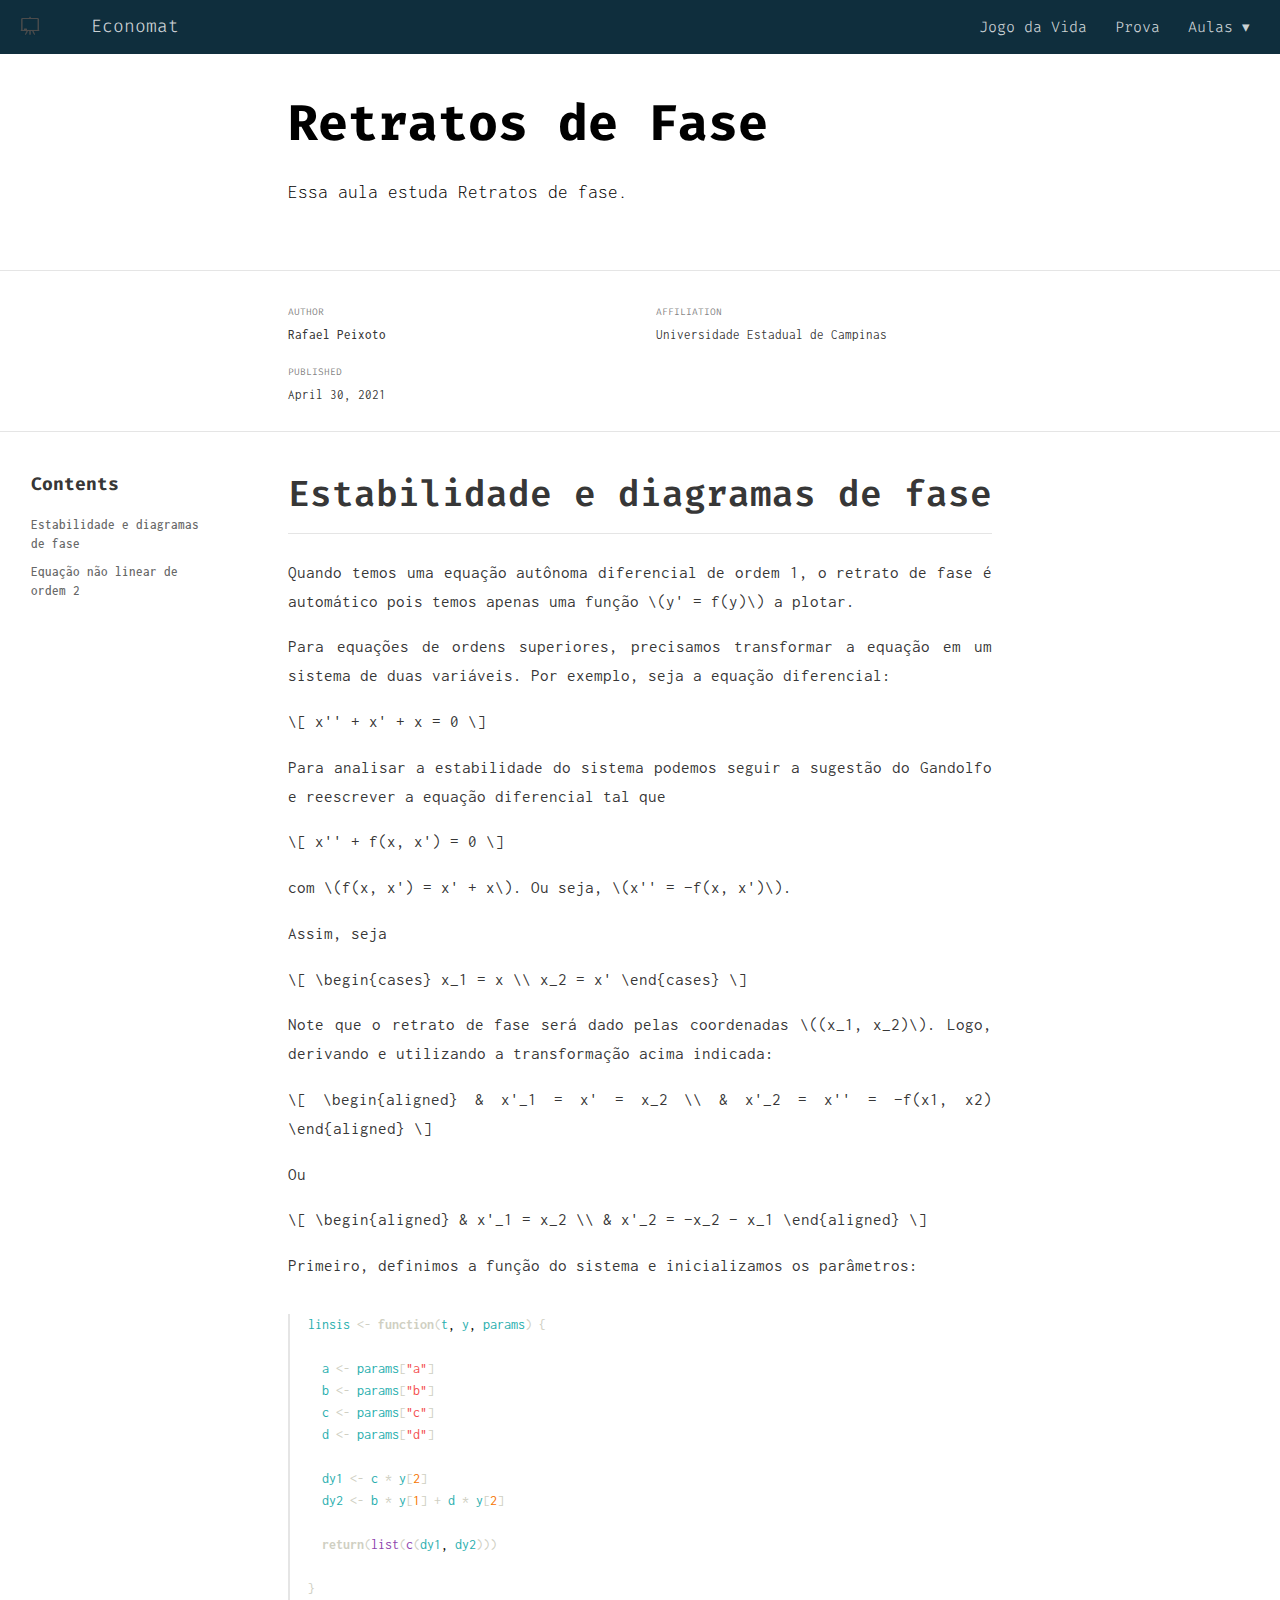
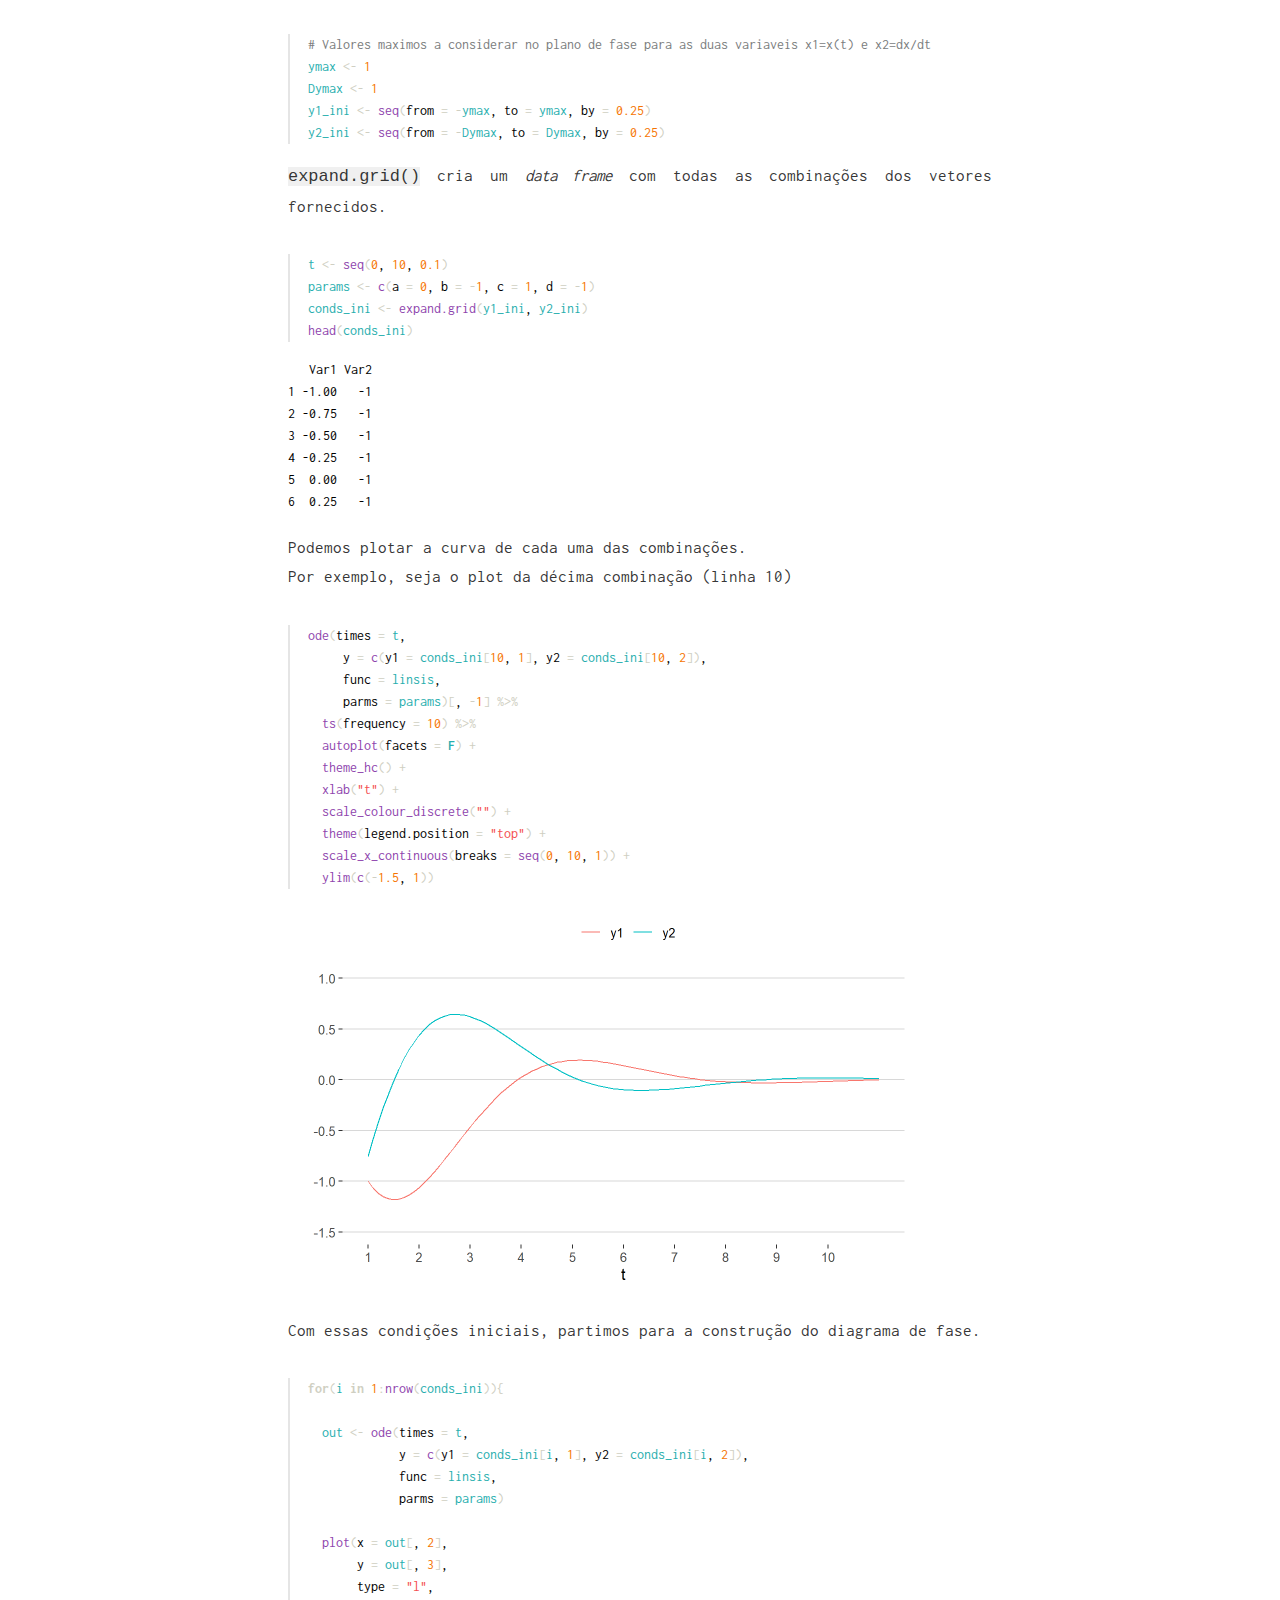
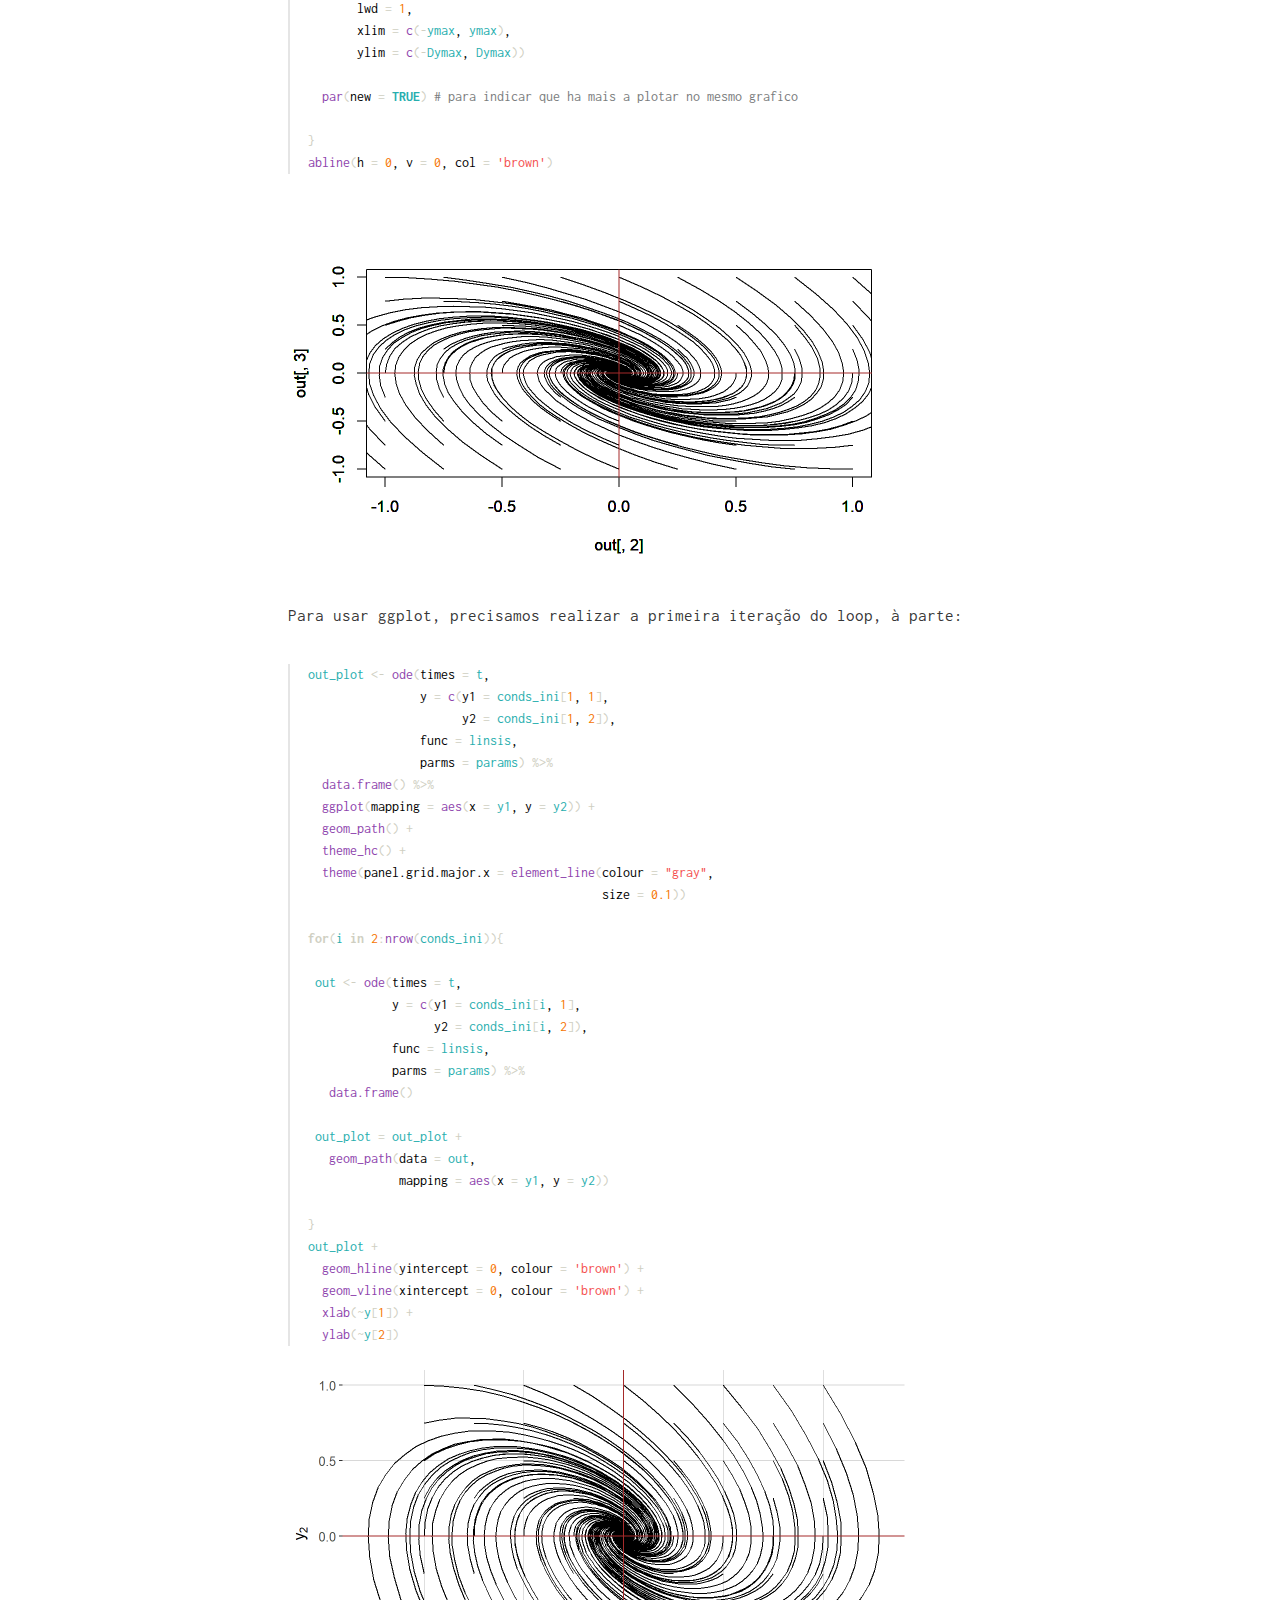
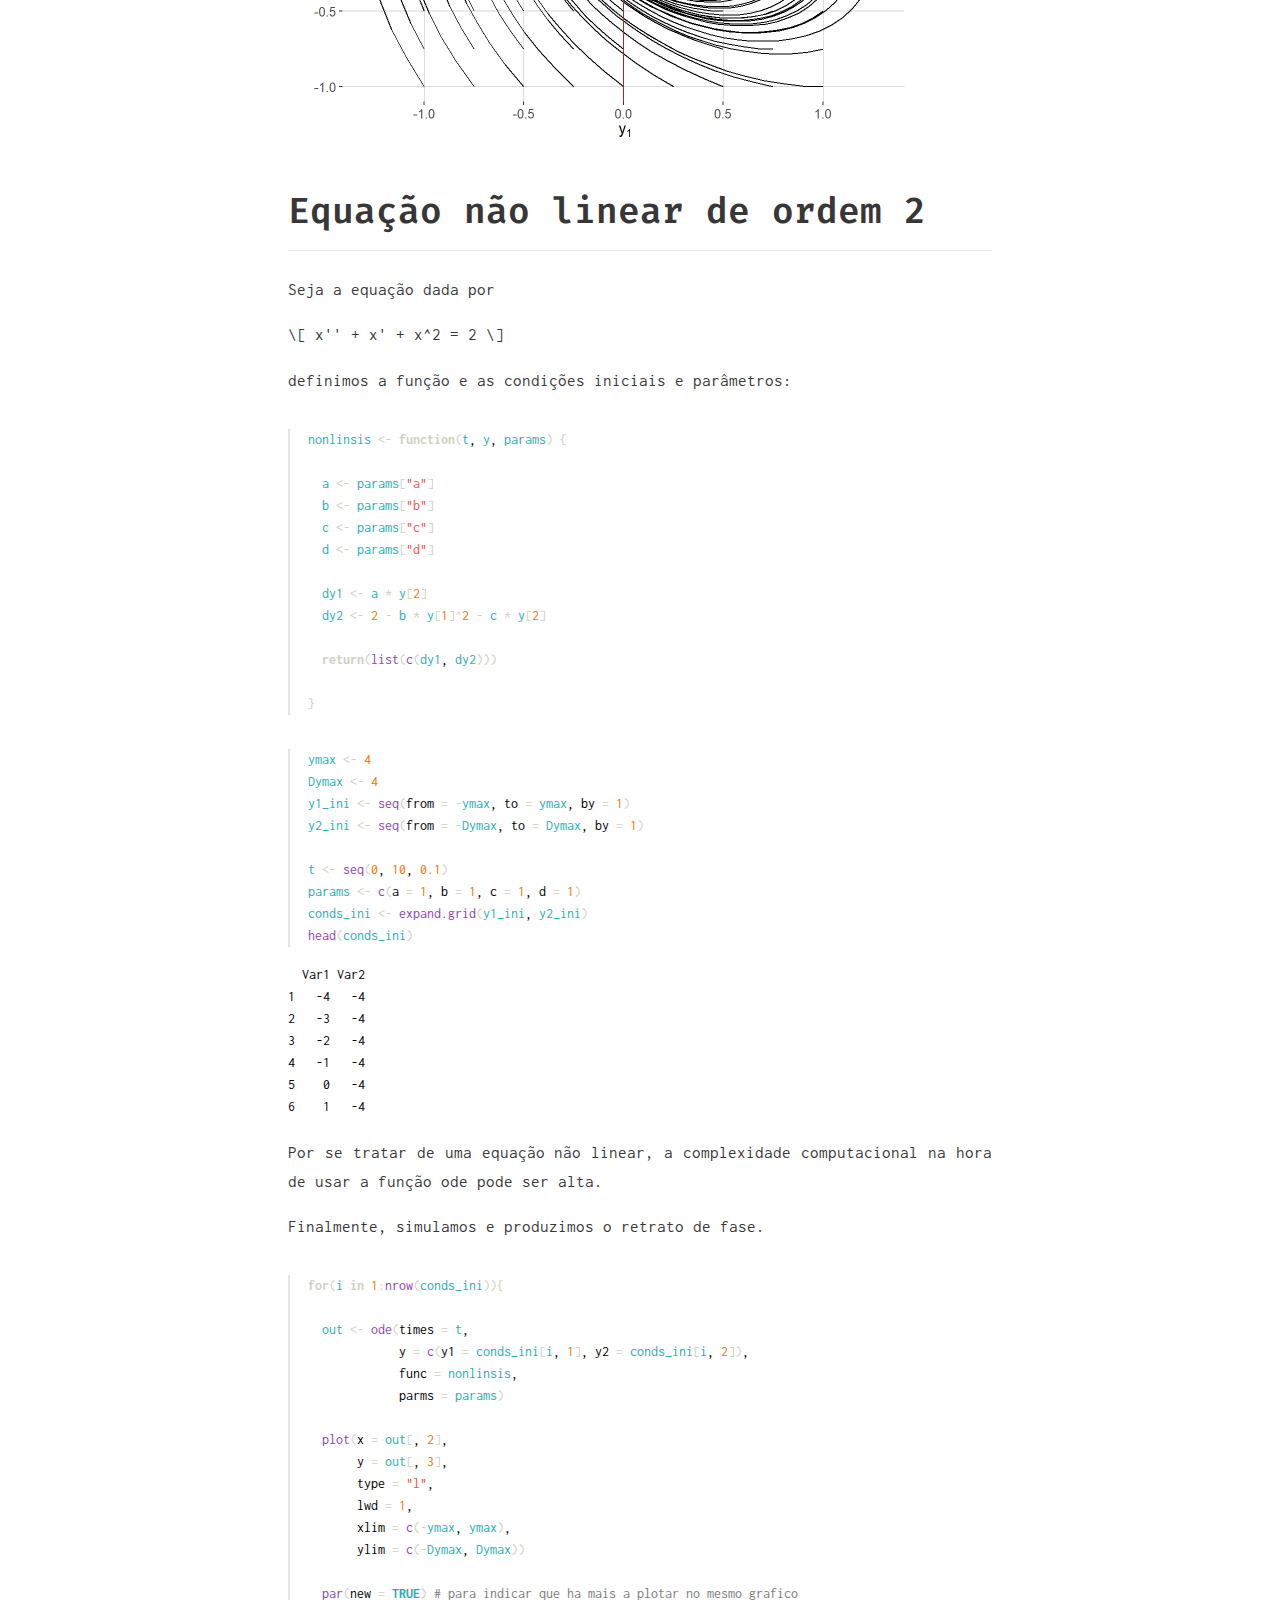
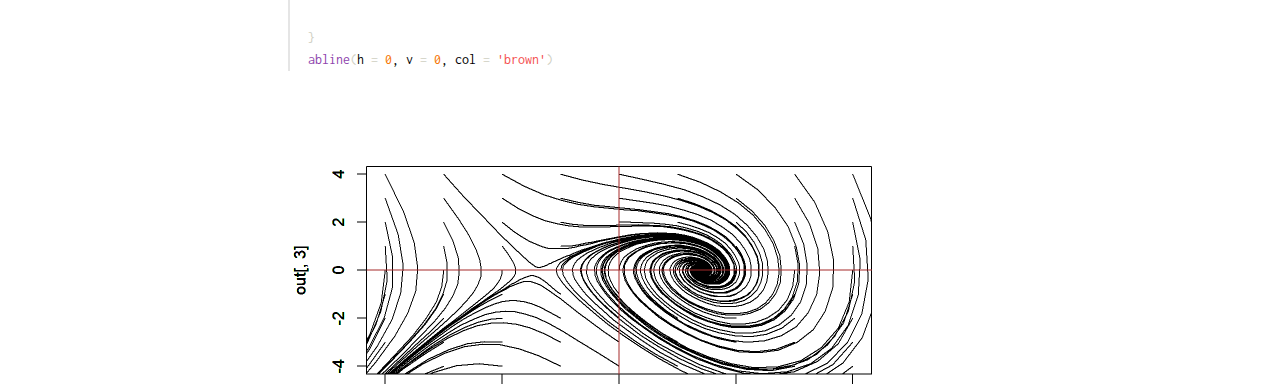
<file: docs/retfase.html>
<!DOCTYPE html>

<html xmlns="http://www.w3.org/1999/xhtml" lang="" xml:lang="">

<head>
  <meta charset="utf-8"/>
  <meta name="viewport" content="width=device-width, initial-scale=1"/>
  <meta http-equiv="X-UA-Compatible" content="IE=Edge,chrome=1"/>
  <meta name="generator" content="distill" />

  <style type="text/css">
  /* Hide doc at startup (prevent jankiness while JS renders/transforms) */
  body {
    visibility: hidden;
  }
  </style>

 <!--radix_placeholder_import_source-->
 <!--/radix_placeholder_import_source-->

<style type="text/css">code{white-space: pre;}</style>
<style type="text/css" data-origin="pandoc">
pre > code.sourceCode { white-space: pre; position: relative; }
pre > code.sourceCode > span { display: inline-block; line-height: 1.25; }
pre > code.sourceCode > span:empty { height: 1.2em; }
code.sourceCode > span { color: inherit; text-decoration: inherit; }
div.sourceCode { margin: 1em 0; }
pre.sourceCode { margin: 0; }
@media screen {
div.sourceCode { overflow: auto; }
}
@media print {
pre > code.sourceCode { white-space: pre-wrap; }
pre > code.sourceCode > span { text-indent: -5em; padding-left: 5em; }
}
pre.numberSource code
  { counter-reset: source-line 0; }
pre.numberSource code > span
  { position: relative; left: -4em; counter-increment: source-line; }
pre.numberSource code > span > a:first-child::before
  { content: counter(source-line);
    position: relative; left: -1em; text-align: right; vertical-align: baseline;
    border: none; display: inline-block;
    -webkit-touch-callout: none; -webkit-user-select: none;
    -khtml-user-select: none; -moz-user-select: none;
    -ms-user-select: none; user-select: none;
    padding: 0 4px; width: 4em;
    background-color: #232629;
    color: #7a7c7d;
  }
pre.numberSource { margin-left: 3em; border-left: 1px solid #7a7c7d;  padding-left: 4px; }
div.sourceCode
  { color: #cfcfc2; background-color: #232629; }
@media screen {
pre > code.sourceCode > span > a:first-child::before { text-decoration: underline; }
}
code span { color: #cfcfc2; } /* Normal */
code span.al { color: #95da4c; background-color: #4d1f24; font-weight: bold; } /* Alert */
code span.an { color: #3f8058; } /* Annotation */
code span.at { color: #2980b9; } /* Attribute */
code span.bn { color: #f67400; } /* BaseN */
code span.bu { color: #7f8c8d; } /* BuiltIn */
code span.cf { color: #fdbc4b; font-weight: bold; } /* ControlFlow */
code span.ch { color: #3daee9; } /* Char */
code span.cn { color: #27aeae; font-weight: bold; } /* Constant */
code span.co { color: #7a7c7d; } /* Comment */
code span.cv { color: #7f8c8d; } /* CommentVar */
code span.do { color: #a43340; } /* Documentation */
code span.dt { color: #2980b9; } /* DataType */
code span.dv { color: #f67400; } /* DecVal */
code span.er { color: #da4453; text-decoration: underline; } /* Error */
code span.ex { color: #0099ff; font-weight: bold; } /* Extension */
code span.fl { color: #f67400; } /* Float */
code span.fu { color: #8e44ad; } /* Function */
code span.im { color: #27ae60; } /* Import */
code span.in { color: #c45b00; } /* Information */
code span.kw { color: #cfcfc2; font-weight: bold; } /* Keyword */
code span.op { color: #cfcfc2; } /* Operator */
code span.ot { color: #27ae60; } /* Other */
code span.pp { color: #27ae60; } /* Preprocessor */
code span.re { color: #2980b9; background-color: #153042; } /* RegionMarker */
code span.sc { color: #3daee9; } /* SpecialChar */
code span.ss { color: #da4453; } /* SpecialString */
code span.st { color: #f44f4f; } /* String */
code span.va { color: #27aeae; } /* Variable */
code span.vs { color: #da4453; } /* VerbatimString */
code span.wa { color: #da4453; } /* Warning */
</style>

  <!--radix_placeholder_meta_tags-->
  <title>Economat: Retratos de Fase</title>

  <meta property="description" itemprop="description" content="Essa aula estuda Retratos de fase."/>


  <!--  https://schema.org/Article -->
  <meta property="article:published" itemprop="datePublished" content="2021-04-30"/>
  <meta property="article:created" itemprop="dateCreated" content="2021-04-30"/>
  <meta name="article:author" content="Rafael Peixoto"/>

  <!--  https://developers.facebook.com/docs/sharing/webmasters#markup -->
  <meta property="og:title" content="Economat: Retratos de Fase"/>
  <meta property="og:type" content="article"/>
  <meta property="og:description" content="Essa aula estuda Retratos de fase."/>
  <meta property="og:locale" content="en_US"/>
  <meta property="og:site_name" content="Economat"/>

  <!--  https://dev.twitter.com/cards/types/summary -->
  <meta property="twitter:card" content="summary"/>
  <meta property="twitter:title" content="Economat: Retratos de Fase"/>
  <meta property="twitter:description" content="Essa aula estuda Retratos de fase."/>

  <!--/radix_placeholder_meta_tags-->
  <!--radix_placeholder_rmarkdown_metadata-->

  <script type="text/json" id="radix-rmarkdown-metadata">
  {"type":"list","attributes":{"names":{"type":"character","attributes":{},"value":["title","description","author","date","output"]}},"value":[{"type":"character","attributes":{},"value":["Retratos de Fase"]},{"type":"character","attributes":{},"value":["Essa aula estuda Retratos de fase.\n"]},{"type":"list","attributes":{},"value":[{"type":"list","attributes":{"names":{"type":"character","attributes":{},"value":["name","affiliation"]}},"value":[{"type":"character","attributes":{},"value":["Rafael Peixoto"]},{"type":"character","attributes":{},"value":["Universidade Estadual de Campinas"]}]}]},{"type":"character","attributes":{},"value":["04-30-2021"]},{"type":"character","attributes":{},"value":["distill::distill_article"]}]}
  </script>
  <!--/radix_placeholder_rmarkdown_metadata-->
  <!--radix_placeholder_navigation_in_header-->
  <meta name="distill:offset" content=""/>

  <script type="application/javascript">

    window.headroom_prevent_pin = false;

    window.document.addEventListener("DOMContentLoaded", function (event) {

      // initialize headroom for banner
      var header = $('header').get(0);
      var headerHeight = header.offsetHeight;
      var headroom = new Headroom(header, {
        tolerance: 5,
        onPin : function() {
          if (window.headroom_prevent_pin) {
            window.headroom_prevent_pin = false;
            headroom.unpin();
          }
        }
      });
      headroom.init();
      if(window.location.hash)
        headroom.unpin();
      $(header).addClass('headroom--transition');

      // offset scroll location for banner on hash change
      // (see: https://github.com/WickyNilliams/headroom.js/issues/38)
      window.addEventListener("hashchange", function(event) {
        window.scrollTo(0, window.pageYOffset - (headerHeight + 25));
      });

      // responsive menu
      $('.distill-site-header').each(function(i, val) {
        var topnav = $(this);
        var toggle = topnav.find('.nav-toggle');
        toggle.on('click', function() {
          topnav.toggleClass('responsive');
        });
      });

      // nav dropdowns
      $('.nav-dropbtn').click(function(e) {
        $(this).next('.nav-dropdown-content').toggleClass('nav-dropdown-active');
        $(this).parent().siblings('.nav-dropdown')
           .children('.nav-dropdown-content').removeClass('nav-dropdown-active');
      });
      $("body").click(function(e){
        $('.nav-dropdown-content').removeClass('nav-dropdown-active');
      });
      $(".nav-dropdown").click(function(e){
        e.stopPropagation();
      });
    });
  </script>

  <style type="text/css">

  /* Theme (user-documented overrideables for nav appearance) */

  .distill-site-nav {
    color: rgba(255, 255, 255, 0.8);
    background-color: #0F2E3D;
    font-size: 15px;
    font-weight: 300;
  }

  .distill-site-nav a {
    color: inherit;
    text-decoration: none;
  }

  .distill-site-nav a:hover {
    color: white;
  }

  @media print {
    .distill-site-nav {
      display: none;
    }
  }

  .distill-site-header {

  }

  .distill-site-footer {

  }


  /* Site Header */

  .distill-site-header {
    width: 100%;
    box-sizing: border-box;
    z-index: 3;
  }

  .distill-site-header .nav-left {
    display: inline-block;
    margin-left: 8px;
  }

  @media screen and (max-width: 768px) {
    .distill-site-header .nav-left {
      margin-left: 0;
    }
  }


  .distill-site-header .nav-right {
    float: right;
    margin-right: 8px;
  }

  .distill-site-header a,
  .distill-site-header .title {
    display: inline-block;
    text-align: center;
    padding: 14px 10px 14px 10px;
  }

  .distill-site-header .title {
    font-size: 18px;
    min-width: 150px;
  }

  .distill-site-header .logo {
    padding: 0;
  }

  .distill-site-header .logo img {
    display: none;
    max-height: 20px;
    width: auto;
    margin-bottom: -4px;
  }

  .distill-site-header .nav-image img {
    max-height: 18px;
    width: auto;
    display: inline-block;
    margin-bottom: -3px;
  }



  @media screen and (min-width: 1000px) {
    .distill-site-header .logo img {
      display: inline-block;
    }
    .distill-site-header .nav-left {
      margin-left: 20px;
    }
    .distill-site-header .nav-right {
      margin-right: 20px;
    }
    .distill-site-header .title {
      padding-left: 12px;
    }
  }


  .distill-site-header .nav-toggle {
    display: none;
  }

  .nav-dropdown {
    display: inline-block;
    position: relative;
  }

  .nav-dropdown .nav-dropbtn {
    border: none;
    outline: none;
    color: rgba(255, 255, 255, 0.8);
    padding: 16px 10px;
    background-color: transparent;
    font-family: inherit;
    font-size: inherit;
    font-weight: inherit;
    margin: 0;
    margin-top: 1px;
    z-index: 2;
  }

  .nav-dropdown-content {
    display: none;
    position: absolute;
    background-color: white;
    min-width: 200px;
    border: 1px solid rgba(0,0,0,0.15);
    border-radius: 4px;
    box-shadow: 0px 8px 16px 0px rgba(0,0,0,0.1);
    z-index: 1;
    margin-top: 2px;
    white-space: nowrap;
    padding-top: 4px;
    padding-bottom: 4px;
  }

  .nav-dropdown-content hr {
    margin-top: 4px;
    margin-bottom: 4px;
    border: none;
    border-bottom: 1px solid rgba(0, 0, 0, 0.1);
  }

  .nav-dropdown-active {
    display: block;
  }

  .nav-dropdown-content a, .nav-dropdown-content .nav-dropdown-header {
    color: black;
    padding: 6px 24px;
    text-decoration: none;
    display: block;
    text-align: left;
  }

  .nav-dropdown-content .nav-dropdown-header {
    display: block;
    padding: 5px 24px;
    padding-bottom: 0;
    text-transform: uppercase;
    font-size: 14px;
    color: #999999;
    white-space: nowrap;
  }

  .nav-dropdown:hover .nav-dropbtn {
    color: white;
  }

  .nav-dropdown-content a:hover {
    background-color: #ddd;
    color: black;
  }

  .nav-right .nav-dropdown-content {
    margin-left: -45%;
    right: 0;
  }

  @media screen and (max-width: 768px) {
    .distill-site-header a, .distill-site-header .nav-dropdown  {display: none;}
    .distill-site-header a.nav-toggle {
      float: right;
      display: block;
    }
    .distill-site-header .title {
      margin-left: 0;
    }
    .distill-site-header .nav-right {
      margin-right: 0;
    }
    .distill-site-header {
      overflow: hidden;
    }
    .nav-right .nav-dropdown-content {
      margin-left: 0;
    }
  }


  @media screen and (max-width: 768px) {
    .distill-site-header.responsive {position: relative; min-height: 500px; }
    .distill-site-header.responsive a.nav-toggle {
      position: absolute;
      right: 0;
      top: 0;
    }
    .distill-site-header.responsive a,
    .distill-site-header.responsive .nav-dropdown {
      display: block;
      text-align: left;
    }
    .distill-site-header.responsive .nav-left,
    .distill-site-header.responsive .nav-right {
      width: 100%;
    }
    .distill-site-header.responsive .nav-dropdown {float: none;}
    .distill-site-header.responsive .nav-dropdown-content {position: relative;}
    .distill-site-header.responsive .nav-dropdown .nav-dropbtn {
      display: block;
      width: 100%;
      text-align: left;
    }
  }

  /* Site Footer */

  .distill-site-footer {
    width: 100%;
    overflow: hidden;
    box-sizing: border-box;
    z-index: 3;
    margin-top: 30px;
    padding-top: 30px;
    padding-bottom: 30px;
    text-align: center;
  }

  /* Headroom */

  d-title {
    padding-top: 6rem;
  }

  @media print {
    d-title {
      padding-top: 4rem;
    }
  }

  .headroom {
    z-index: 1000;
    position: fixed;
    top: 0;
    left: 0;
    right: 0;
  }

  .headroom--transition {
    transition: all .4s ease-in-out;
  }

  .headroom--unpinned {
    top: -100px;
  }

  .headroom--pinned {
    top: 0;
  }

  /* adjust viewport for navbar height */
  /* helps vertically center bootstrap (non-distill) content */
  .min-vh-100 {
    min-height: calc(100vh - 100px) !important;
  }

  </style>

  <script src="site_libs/jquery-1.11.3/jquery.min.js"></script>
  <link href="site_libs/font-awesome-5.1.0/css/all.css" rel="stylesheet"/>
  <link href="site_libs/font-awesome-5.1.0/css/v4-shims.css" rel="stylesheet"/>
  <script src="site_libs/headroom-0.9.4/headroom.min.js"></script>
  <script src="site_libs/autocomplete-0.37.1/autocomplete.min.js"></script>
  <script src="site_libs/fuse-6.4.1/fuse.min.js"></script>

  <script type="application/javascript">

  function getMeta(metaName) {
    var metas = document.getElementsByTagName('meta');
    for (let i = 0; i < metas.length; i++) {
      if (metas[i].getAttribute('name') === metaName) {
        return metas[i].getAttribute('content');
      }
    }
    return '';
  }

  function offsetURL(url) {
    var offset = getMeta('distill:offset');
    return offset ? offset + '/' + url : url;
  }

  function createFuseIndex() {

    // create fuse index
    var options = {
      keys: [
        { name: 'title', weight: 20 },
        { name: 'categories', weight: 15 },
        { name: 'description', weight: 10 },
        { name: 'contents', weight: 5 },
      ],
      ignoreLocation: true,
      threshold: 0
    };
    var fuse = new window.Fuse([], options);

    // fetch the main search.json
    return fetch(offsetURL('search.json'))
      .then(function(response) {
        if (response.status == 200) {
          return response.json().then(function(json) {
            // index main articles
            json.articles.forEach(function(article) {
              fuse.add(article);
            });
            // download collections and index their articles
            return Promise.all(json.collections.map(function(collection) {
              return fetch(offsetURL(collection)).then(function(response) {
                if (response.status === 200) {
                  return response.json().then(function(articles) {
                    articles.forEach(function(article) {
                      fuse.add(article);
                    });
                  })
                } else {
                  return Promise.reject(
                    new Error('Unexpected status from search index request: ' +
                              response.status)
                  );
                }
              });
            })).then(function() {
              return fuse;
            });
          });

        } else {
          return Promise.reject(
            new Error('Unexpected status from search index request: ' +
                        response.status)
          );
        }
      });
  }

  window.document.addEventListener("DOMContentLoaded", function (event) {

    // get search element (bail if we don't have one)
    var searchEl = window.document.getElementById('distill-search');
    if (!searchEl)
      return;

    createFuseIndex()
      .then(function(fuse) {

        // make search box visible
        searchEl.classList.remove('hidden');

        // initialize autocomplete
        var options = {
          autoselect: true,
          hint: false,
          minLength: 2,
        };
        window.autocomplete(searchEl, options, [{
          source: function(query, callback) {
            const searchOptions = {
              isCaseSensitive: false,
              shouldSort: true,
              minMatchCharLength: 2,
              limit: 10,
            };
            var results = fuse.search(query, searchOptions);
            callback(results
              .map(function(result) { return result.item; })
            );
          },
          templates: {
            suggestion: function(suggestion) {
              var img = suggestion.preview && Object.keys(suggestion.preview).length > 0
                ? `<img src="${offsetURL(suggestion.preview)}"</img>`
                : '';
              var html = `
                <div class="search-item">
                  <h3>${suggestion.title}</h3>
                  <div class="search-item-description">
                    ${suggestion.description || ''}
                  </div>
                  <div class="search-item-preview">
                    ${img}
                  </div>
                </div>
              `;
              return html;
            }
          }
        }]).on('autocomplete:selected', function(event, suggestion) {
          window.location.href = offsetURL(suggestion.path);
        });
        // remove inline display style on autocompleter (we want to
        // manage responsive display via css)
        $('.algolia-autocomplete').css("display", "");
      })
      .catch(function(error) {
        console.log(error);
      });

  });

  </script>

  <style type="text/css">

  .nav-search {
    font-size: x-small;
  }

  /* Algolioa Autocomplete */

  .algolia-autocomplete {
    display: inline-block;
    margin-left: 10px;
    vertical-align: sub;
    background-color: white;
    color: black;
    padding: 6px;
    padding-top: 8px;
    padding-bottom: 0;
    border-radius: 6px;
    border: 1px #0F2E3D solid;
    width: 180px;
  }


  @media screen and (max-width: 768px) {
    .distill-site-nav .algolia-autocomplete {
      display: none;
      visibility: hidden;
    }
    .distill-site-nav.responsive .algolia-autocomplete {
      display: inline-block;
      visibility: visible;
    }
    .distill-site-nav.responsive .algolia-autocomplete .aa-dropdown-menu {
      margin-left: 0;
      width: 400px;
      max-height: 400px;
    }
  }

  .algolia-autocomplete .aa-input, .algolia-autocomplete .aa-hint {
    width: 90%;
    outline: none;
    border: none;
  }

  .algolia-autocomplete .aa-hint {
    color: #999;
  }
  .algolia-autocomplete .aa-dropdown-menu {
    width: 550px;
    max-height: 70vh;
    overflow-x: visible;
    overflow-y: scroll;
    padding: 5px;
    margin-top: 3px;
    margin-left: -150px;
    background-color: #fff;
    border-radius: 5px;
    border: 1px solid #999;
    border-top: none;
  }

  .algolia-autocomplete .aa-dropdown-menu .aa-suggestion {
    cursor: pointer;
    padding: 5px 4px;
    border-bottom: 1px solid #eee;
  }

  .algolia-autocomplete .aa-dropdown-menu .aa-suggestion:last-of-type {
    border-bottom: none;
    margin-bottom: 2px;
  }

  .algolia-autocomplete .aa-dropdown-menu .aa-suggestion .search-item {
    overflow: hidden;
    font-size: 0.8em;
    line-height: 1.4em;
  }

  .algolia-autocomplete .aa-dropdown-menu .aa-suggestion .search-item h3 {
    font-size: 1rem;
    margin-block-start: 0;
    margin-block-end: 5px;
  }

  .algolia-autocomplete .aa-dropdown-menu .aa-suggestion .search-item-description {
    display: inline-block;
    overflow: hidden;
    height: 2.8em;
    width: 80%;
    margin-right: 4%;
  }

  .algolia-autocomplete .aa-dropdown-menu .aa-suggestion .search-item-preview {
    display: inline-block;
    width: 15%;
  }

  .algolia-autocomplete .aa-dropdown-menu .aa-suggestion .search-item-preview img {
    height: 3em;
    width: auto;
    display: none;
  }

  .algolia-autocomplete .aa-dropdown-menu .aa-suggestion .search-item-preview img[src] {
    display: initial;
  }

  .algolia-autocomplete .aa-dropdown-menu .aa-suggestion.aa-cursor {
    background-color: #eee;
  }
  .algolia-autocomplete .aa-dropdown-menu .aa-suggestion em {
    font-weight: bold;
    font-style: normal;
  }

  </style>


  <!--/radix_placeholder_navigation_in_header-->
  <!--radix_placeholder_distill-->

  <style type="text/css">

  body {
    background-color: white;
  }

  .pandoc-table {
    width: 100%;
  }

  .pandoc-table>caption {
    margin-bottom: 10px;
  }

  .pandoc-table th:not([align]) {
    text-align: left;
  }

  .pagedtable-footer {
    font-size: 15px;
  }

  d-byline .byline {
    grid-template-columns: 2fr 2fr;
  }

  d-byline .byline h3 {
    margin-block-start: 1.5em;
  }

  d-byline .byline .authors-affiliations h3 {
    margin-block-start: 0.5em;
  }

  .authors-affiliations .orcid-id {
    width: 16px;
    height:16px;
    margin-left: 4px;
    margin-right: 4px;
    vertical-align: middle;
    padding-bottom: 2px;
  }

  d-title .dt-tags {
    margin-top: 1em;
    grid-column: text;
  }

  .dt-tags .dt-tag {
    text-decoration: none;
    display: inline-block;
    color: rgba(0,0,0,0.6);
    padding: 0em 0.4em;
    margin-right: 0.5em;
    margin-bottom: 0.4em;
    font-size: 70%;
    border: 1px solid rgba(0,0,0,0.2);
    border-radius: 3px;
    text-transform: uppercase;
    font-weight: 500;
  }

  d-article table.gt_table td,
  d-article table.gt_table th {
    border-bottom: none;
  }

  .html-widget {
    margin-bottom: 2.0em;
  }

  .l-screen-inset {
    padding-right: 16px;
  }

  .l-screen .caption {
    margin-left: 10px;
  }

  .shaded {
    background: rgb(247, 247, 247);
    padding-top: 20px;
    padding-bottom: 20px;
    border-top: 1px solid rgba(0, 0, 0, 0.1);
    border-bottom: 1px solid rgba(0, 0, 0, 0.1);
  }

  .shaded .html-widget {
    margin-bottom: 0;
    border: 1px solid rgba(0, 0, 0, 0.1);
  }

  .shaded .shaded-content {
    background: white;
  }

  .text-output {
    margin-top: 0;
    line-height: 1.5em;
  }

  .hidden {
    display: none !important;
  }

  d-article {
    padding-top: 2.5rem;
    padding-bottom: 30px;
  }

  d-appendix {
    padding-top: 30px;
  }

  d-article>p>img {
    width: 100%;
  }

  d-article h2 {
    margin: 1rem 0 1.5rem 0;
  }

  d-article h3 {
    margin-top: 1.5rem;
  }

  d-article iframe {
    border: 1px solid rgba(0, 0, 0, 0.1);
    margin-bottom: 2.0em;
    width: 100%;
  }

  /* Tweak code blocks */

  d-article div.sourceCode code,
  d-article pre code {
    font-family: Consolas, Monaco, 'Andale Mono', 'Ubuntu Mono', monospace;
  }

  d-article pre,
  d-article div.sourceCode,
  d-article div.sourceCode pre {
    overflow: auto;
  }

  d-article div.sourceCode {
    background-color: white;
  }

  d-article div.sourceCode pre {
    padding-left: 10px;
    font-size: 12px;
    border-left: 2px solid rgba(0,0,0,0.1);
  }

  d-article pre {
    font-size: 12px;
    color: black;
    background: none;
    margin-top: 0;
    text-align: left;
    white-space: pre;
    word-spacing: normal;
    word-break: normal;
    word-wrap: normal;
    line-height: 1.5;

    -moz-tab-size: 4;
    -o-tab-size: 4;
    tab-size: 4;

    -webkit-hyphens: none;
    -moz-hyphens: none;
    -ms-hyphens: none;
    hyphens: none;
  }

  d-article pre a {
    border-bottom: none;
  }

  d-article pre a:hover {
    border-bottom: none;
    text-decoration: underline;
  }

  d-article details {
    grid-column: text;
    margin-bottom: 0.8em;
  }

  @media(min-width: 768px) {

  d-article pre,
  d-article div.sourceCode,
  d-article div.sourceCode pre {
    overflow: visible !important;
  }

  d-article div.sourceCode pre {
    padding-left: 18px;
    font-size: 14px;
  }

  d-article pre {
    font-size: 14px;
  }

  }

  figure img.external {
    background: white;
    border: 1px solid rgba(0, 0, 0, 0.1);
    box-shadow: 0 1px 8px rgba(0, 0, 0, 0.1);
    padding: 18px;
    box-sizing: border-box;
  }

  /* CSS for d-contents */

  .d-contents {
    grid-column: text;
    color: rgba(0,0,0,0.8);
    font-size: 0.9em;
    padding-bottom: 1em;
    margin-bottom: 1em;
    padding-bottom: 0.5em;
    margin-bottom: 1em;
    padding-left: 0.25em;
    justify-self: start;
  }

  @media(min-width: 1000px) {
    .d-contents.d-contents-float {
      height: 0;
      grid-column-start: 1;
      grid-column-end: 4;
      justify-self: center;
      padding-right: 3em;
      padding-left: 2em;
    }
  }

  .d-contents nav h3 {
    font-size: 18px;
    margin-top: 0;
    margin-bottom: 1em;
  }

  .d-contents li {
    list-style-type: none
  }

  .d-contents nav > ul {
    padding-left: 0;
  }

  .d-contents ul {
    padding-left: 1em
  }

  .d-contents nav ul li {
    margin-top: 0.6em;
    margin-bottom: 0.2em;
  }

  .d-contents nav a {
    font-size: 13px;
    border-bottom: none;
    text-decoration: none
    color: rgba(0, 0, 0, 0.8);
  }

  .d-contents nav a:hover {
    text-decoration: underline solid rgba(0, 0, 0, 0.6)
  }

  .d-contents nav > ul > li > a {
    font-weight: 600;
  }

  .d-contents nav > ul > li > ul {
    font-weight: inherit;
  }

  .d-contents nav > ul > li > ul > li {
    margin-top: 0.2em;
  }


  .d-contents nav ul {
    margin-top: 0;
    margin-bottom: 0.25em;
  }

  .d-article-with-toc h2:nth-child(2) {
    margin-top: 0;
  }


  /* Figure */

  .figure {
    position: relative;
    margin-bottom: 2.5em;
    margin-top: 1.5em;
  }

  .figure img {
    width: 100%;
  }

  .figure .caption {
    color: rgba(0, 0, 0, 0.6);
    font-size: 12px;
    line-height: 1.5em;
  }

  .figure img.external {
    background: white;
    border: 1px solid rgba(0, 0, 0, 0.1);
    box-shadow: 0 1px 8px rgba(0, 0, 0, 0.1);
    padding: 18px;
    box-sizing: border-box;
  }

  .figure .caption a {
    color: rgba(0, 0, 0, 0.6);
  }

  .figure .caption b,
  .figure .caption strong, {
    font-weight: 600;
    color: rgba(0, 0, 0, 1.0);
  }

  /* Citations */

  d-article .citation {
    color: inherit;
    cursor: inherit;
  }

  div.hanging-indent{
    margin-left: 1em; text-indent: -1em;
  }

  /* Citation hover box */

  .tippy-box[data-theme~=light-border] {
    background-color: rgba(250, 250, 250, 0.95);
  }

  .tippy-content > p {
    margin-bottom: 0;
    padding: 2px;
  }


  /* Tweak 1000px media break to show more text */

  @media(min-width: 1000px) {
    .base-grid,
    distill-header,
    d-title,
    d-abstract,
    d-article,
    d-appendix,
    distill-appendix,
    d-byline,
    d-footnote-list,
    d-citation-list,
    distill-footer {
      grid-template-columns: [screen-start] 1fr [page-start kicker-start] 80px [middle-start] 50px [text-start kicker-end] 65px 65px 65px 65px 65px 65px 65px 65px [text-end gutter-start] 65px [middle-end] 65px [page-end gutter-end] 1fr [screen-end];
      grid-column-gap: 16px;
    }

    .grid {
      grid-column-gap: 16px;
    }

    d-article {
      font-size: 1.06rem;
      line-height: 1.7em;
    }
    figure .caption, .figure .caption, figure figcaption {
      font-size: 13px;
    }
  }

  @media(min-width: 1180px) {
    .base-grid,
    distill-header,
    d-title,
    d-abstract,
    d-article,
    d-appendix,
    distill-appendix,
    d-byline,
    d-footnote-list,
    d-citation-list,
    distill-footer {
      grid-template-columns: [screen-start] 1fr [page-start kicker-start] 60px [middle-start] 60px [text-start kicker-end] 60px 60px 60px 60px 60px 60px 60px 60px [text-end gutter-start] 60px [middle-end] 60px [page-end gutter-end] 1fr [screen-end];
      grid-column-gap: 32px;
    }

    .grid {
      grid-column-gap: 32px;
    }
  }


  /* Get the citation styles for the appendix (not auto-injected on render since
     we do our own rendering of the citation appendix) */

  d-appendix .citation-appendix,
  .d-appendix .citation-appendix {
    font-size: 11px;
    line-height: 15px;
    border-left: 1px solid rgba(0, 0, 0, 0.1);
    padding-left: 18px;
    border: 1px solid rgba(0,0,0,0.1);
    background: rgba(0, 0, 0, 0.02);
    padding: 10px 18px;
    border-radius: 3px;
    color: rgba(150, 150, 150, 1);
    overflow: hidden;
    margin-top: -12px;
    white-space: pre-wrap;
    word-wrap: break-word;
  }

  /* Include appendix styles here so they can be overridden */

  d-appendix {
    contain: layout style;
    font-size: 0.8em;
    line-height: 1.7em;
    margin-top: 60px;
    margin-bottom: 0;
    border-top: 1px solid rgba(0, 0, 0, 0.1);
    color: rgba(0,0,0,0.5);
    padding-top: 60px;
    padding-bottom: 48px;
  }

  d-appendix h3 {
    grid-column: page-start / text-start;
    font-size: 15px;
    font-weight: 500;
    margin-top: 1em;
    margin-bottom: 0;
    color: rgba(0,0,0,0.65);
  }

  d-appendix h3 + * {
    margin-top: 1em;
  }

  d-appendix ol {
    padding: 0 0 0 15px;
  }

  @media (min-width: 768px) {
    d-appendix ol {
      padding: 0 0 0 30px;
      margin-left: -30px;
    }
  }

  d-appendix li {
    margin-bottom: 1em;
  }

  d-appendix a {
    color: rgba(0, 0, 0, 0.6);
  }

  d-appendix > * {
    grid-column: text;
  }

  d-appendix > d-footnote-list,
  d-appendix > d-citation-list,
  d-appendix > distill-appendix {
    grid-column: screen;
  }

  /* Include footnote styles here so they can be overridden */

  d-footnote-list {
    contain: layout style;
  }

  d-footnote-list > * {
    grid-column: text;
  }

  d-footnote-list a.footnote-backlink {
    color: rgba(0,0,0,0.3);
    padding-left: 0.5em;
  }



  /* Anchor.js */

  .anchorjs-link {
    /*transition: all .25s linear; */
    text-decoration: none;
    border-bottom: none;
  }
  *:hover > .anchorjs-link {
    margin-left: -1.125em !important;
    text-decoration: none;
    border-bottom: none;
  }

  /* Social footer */

  .social_footer {
    margin-top: 30px;
    margin-bottom: 0;
    color: rgba(0,0,0,0.67);
  }

  .disqus-comments {
    margin-right: 30px;
  }

  .disqus-comment-count {
    border-bottom: 1px solid rgba(0, 0, 0, 0.4);
    cursor: pointer;
  }

  #disqus_thread {
    margin-top: 30px;
  }

  .article-sharing a {
    border-bottom: none;
    margin-right: 8px;
  }

  .article-sharing a:hover {
    border-bottom: none;
  }

  .sidebar-section.subscribe {
    font-size: 12px;
    line-height: 1.6em;
  }

  .subscribe p {
    margin-bottom: 0.5em;
  }


  .article-footer .subscribe {
    font-size: 15px;
    margin-top: 45px;
  }


  .sidebar-section.custom {
    font-size: 12px;
    line-height: 1.6em;
  }

  .custom p {
    margin-bottom: 0.5em;
  }

  /* Styles for listing layout (hide title) */
  .layout-listing d-title, .layout-listing .d-title {
    display: none;
  }

  /* Styles for posts lists (not auto-injected) */


  .posts-with-sidebar {
    padding-left: 45px;
    padding-right: 45px;
  }

  .posts-list .description h2,
  .posts-list .description p {
    font-family: -apple-system, BlinkMacSystemFont, "Segoe UI", Roboto, Oxygen, Ubuntu, Cantarell, "Fira Sans", "Droid Sans", "Helvetica Neue", Arial, sans-serif;
  }

  .posts-list .description h2 {
    font-weight: 700;
    border-bottom: none;
    padding-bottom: 0;
  }

  .posts-list h2.post-tag {
    border-bottom: 1px solid rgba(0, 0, 0, 0.2);
    padding-bottom: 12px;
  }
  .posts-list {
    margin-top: 60px;
    margin-bottom: 24px;
  }

  .posts-list .post-preview {
    text-decoration: none;
    overflow: hidden;
    display: block;
    border-bottom: 1px solid rgba(0, 0, 0, 0.1);
    padding: 24px 0;
  }

  .post-preview-last {
    border-bottom: none !important;
  }

  .posts-list .posts-list-caption {
    grid-column: screen;
    font-weight: 400;
  }

  .posts-list .post-preview h2 {
    margin: 0 0 6px 0;
    line-height: 1.2em;
    font-style: normal;
    font-size: 24px;
  }

  .posts-list .post-preview p {
    margin: 0 0 12px 0;
    line-height: 1.4em;
    font-size: 16px;
  }

  .posts-list .post-preview .thumbnail {
    box-sizing: border-box;
    margin-bottom: 24px;
    position: relative;
    max-width: 500px;
  }
  .posts-list .post-preview img {
    width: 100%;
    display: block;
  }

  .posts-list .metadata {
    font-size: 12px;
    line-height: 1.4em;
    margin-bottom: 18px;
  }

  .posts-list .metadata > * {
    display: inline-block;
  }

  .posts-list .metadata .publishedDate {
    margin-right: 2em;
  }

  .posts-list .metadata .dt-authors {
    display: block;
    margin-top: 0.3em;
    margin-right: 2em;
  }

  .posts-list .dt-tags {
    display: block;
    line-height: 1em;
  }

  .posts-list .dt-tags .dt-tag {
    display: inline-block;
    color: rgba(0,0,0,0.6);
    padding: 0.3em 0.4em;
    margin-right: 0.2em;
    margin-bottom: 0.4em;
    font-size: 60%;
    border: 1px solid rgba(0,0,0,0.2);
    border-radius: 3px;
    text-transform: uppercase;
    font-weight: 500;
  }

  .posts-list img {
    opacity: 1;
  }

  .posts-list img[data-src] {
    opacity: 0;
  }

  .posts-more {
    clear: both;
  }


  .posts-sidebar {
    font-size: 16px;
  }

  .posts-sidebar h3 {
    font-size: 16px;
    margin-top: 0;
    margin-bottom: 0.5em;
    font-weight: 400;
    text-transform: uppercase;
  }

  .sidebar-section {
    margin-bottom: 30px;
  }

  .categories ul {
    list-style-type: none;
    margin: 0;
    padding: 0;
  }

  .categories li {
    color: rgba(0, 0, 0, 0.8);
    margin-bottom: 0;
  }

  .categories li>a {
    border-bottom: none;
  }

  .categories li>a:hover {
    border-bottom: 1px solid rgba(0, 0, 0, 0.4);
  }

  .categories .active {
    font-weight: 600;
  }

  .categories .category-count {
    color: rgba(0, 0, 0, 0.4);
  }


  @media(min-width: 768px) {
    .posts-list .post-preview h2 {
      font-size: 26px;
    }
    .posts-list .post-preview .thumbnail {
      float: right;
      width: 30%;
      margin-bottom: 0;
    }
    .posts-list .post-preview .description {
      float: left;
      width: 45%;
    }
    .posts-list .post-preview .metadata {
      float: left;
      width: 20%;
      margin-top: 8px;
    }
    .posts-list .post-preview p {
      margin: 0 0 12px 0;
      line-height: 1.5em;
      font-size: 16px;
    }
    .posts-with-sidebar .posts-list {
      float: left;
      width: 75%;
    }
    .posts-with-sidebar .posts-sidebar {
      float: right;
      width: 20%;
      margin-top: 60px;
      padding-top: 24px;
      padding-bottom: 24px;
    }
  }


  /* Improve display for browsers without grid (IE/Edge <= 15) */

  .downlevel {
    line-height: 1.6em;
    font-family: -apple-system, BlinkMacSystemFont, "Segoe UI", Roboto, Oxygen, Ubuntu, Cantarell, "Fira Sans", "Droid Sans", "Helvetica Neue", Arial, sans-serif;
    margin: 0;
  }

  .downlevel .d-title {
    padding-top: 6rem;
    padding-bottom: 1.5rem;
  }

  .downlevel .d-title h1 {
    font-size: 50px;
    font-weight: 700;
    line-height: 1.1em;
    margin: 0 0 0.5rem;
  }

  .downlevel .d-title p {
    font-weight: 300;
    font-size: 1.2rem;
    line-height: 1.55em;
    margin-top: 0;
  }

  .downlevel .d-byline {
    padding-top: 0.8em;
    padding-bottom: 0.8em;
    font-size: 0.8rem;
    line-height: 1.8em;
  }

  .downlevel .section-separator {
    border: none;
    border-top: 1px solid rgba(0, 0, 0, 0.1);
  }

  .downlevel .d-article {
    font-size: 1.06rem;
    line-height: 1.7em;
    padding-top: 1rem;
    padding-bottom: 2rem;
  }


  .downlevel .d-appendix {
    padding-left: 0;
    padding-right: 0;
    max-width: none;
    font-size: 0.8em;
    line-height: 1.7em;
    margin-bottom: 0;
    color: rgba(0,0,0,0.5);
    padding-top: 40px;
    padding-bottom: 48px;
  }

  .downlevel .footnotes ol {
    padding-left: 13px;
  }

  .downlevel .base-grid,
  .downlevel .distill-header,
  .downlevel .d-title,
  .downlevel .d-abstract,
  .downlevel .d-article,
  .downlevel .d-appendix,
  .downlevel .distill-appendix,
  .downlevel .d-byline,
  .downlevel .d-footnote-list,
  .downlevel .d-citation-list,
  .downlevel .distill-footer,
  .downlevel .appendix-bottom,
  .downlevel .posts-container {
    padding-left: 40px;
    padding-right: 40px;
  }

  @media(min-width: 768px) {
    .downlevel .base-grid,
    .downlevel .distill-header,
    .downlevel .d-title,
    .downlevel .d-abstract,
    .downlevel .d-article,
    .downlevel .d-appendix,
    .downlevel .distill-appendix,
    .downlevel .d-byline,
    .downlevel .d-footnote-list,
    .downlevel .d-citation-list,
    .downlevel .distill-footer,
    .downlevel .appendix-bottom,
    .downlevel .posts-container {
    padding-left: 150px;
    padding-right: 150px;
    max-width: 900px;
  }
  }

  .downlevel pre code {
    display: block;
    border-left: 2px solid rgba(0, 0, 0, .1);
    padding: 0 0 0 20px;
    font-size: 14px;
  }

  .downlevel code, .downlevel pre {
    color: black;
    background: none;
    font-family: Consolas, Monaco, 'Andale Mono', 'Ubuntu Mono', monospace;
    text-align: left;
    white-space: pre;
    word-spacing: normal;
    word-break: normal;
    word-wrap: normal;
    line-height: 1.5;

    -moz-tab-size: 4;
    -o-tab-size: 4;
    tab-size: 4;

    -webkit-hyphens: none;
    -moz-hyphens: none;
    -ms-hyphens: none;
    hyphens: none;
  }

  .downlevel .posts-list .post-preview {
    color: inherit;
  }



  </style>

  <script type="application/javascript">

  function is_downlevel_browser() {
    if (bowser.isUnsupportedBrowser({ msie: "12", msedge: "16"},
                                   window.navigator.userAgent)) {
      return true;
    } else {
      return window.load_distill_framework === undefined;
    }
  }

  // show body when load is complete
  function on_load_complete() {

    // add anchors
    if (window.anchors) {
      window.anchors.options.placement = 'left';
      window.anchors.add('d-article > h2, d-article > h3, d-article > h4, d-article > h5');
    }


    // set body to visible
    document.body.style.visibility = 'visible';

    // force redraw for leaflet widgets
    if (window.HTMLWidgets) {
      var maps = window.HTMLWidgets.findAll(".leaflet");
      $.each(maps, function(i, el) {
        var map = this.getMap();
        map.invalidateSize();
        map.eachLayer(function(layer) {
          if (layer instanceof L.TileLayer)
            layer.redraw();
        });
      });
    }

    // trigger 'shown' so htmlwidgets resize
    $('d-article').trigger('shown');
  }

  function init_distill() {

    init_common();

    // create front matter
    var front_matter = $('<d-front-matter></d-front-matter>');
    $('#distill-front-matter').wrap(front_matter);

    // create d-title
    $('.d-title').changeElementType('d-title');

    // create d-byline
    var byline = $('<d-byline></d-byline>');
    $('.d-byline').replaceWith(byline);

    // create d-article
    var article = $('<d-article></d-article>');
    $('.d-article').wrap(article).children().unwrap();

    // move posts container into article
    $('.posts-container').appendTo($('d-article'));

    // create d-appendix
    $('.d-appendix').changeElementType('d-appendix');

    // flag indicating that we have appendix items
    var appendix = $('.appendix-bottom').children('h3').length > 0;

    // replace footnotes with <d-footnote>
    $('.footnote-ref').each(function(i, val) {
      appendix = true;
      var href = $(this).attr('href');
      var id = href.replace('#', '');
      var fn = $('#' + id);
      var fn_p = $('#' + id + '>p');
      fn_p.find('.footnote-back').remove();
      var text = fn_p.html();
      var dtfn = $('<d-footnote></d-footnote>');
      dtfn.html(text);
      $(this).replaceWith(dtfn);
    });
    // remove footnotes
    $('.footnotes').remove();

    // move refs into #references-listing
    $('#references-listing').replaceWith($('#refs'));

    $('h1.appendix, h2.appendix').each(function(i, val) {
      $(this).changeElementType('h3');
    });
    $('h3.appendix').each(function(i, val) {
      var id = $(this).attr('id');
      $('.d-contents a[href="#' + id + '"]').parent().remove();
      appendix = true;
      $(this).nextUntil($('h1, h2, h3')).addBack().appendTo($('d-appendix'));
    });

    // show d-appendix if we have appendix content
    $("d-appendix").css('display', appendix ? 'grid' : 'none');

    // localize layout chunks to just output
    $('.layout-chunk').each(function(i, val) {

      // capture layout
      var layout = $(this).attr('data-layout');

      // apply layout to markdown level block elements
      var elements = $(this).children().not('details, div.sourceCode, pre, script');
      elements.each(function(i, el) {
        var layout_div = $('<div class="' + layout + '"></div>');
        if (layout_div.hasClass('shaded')) {
          var shaded_content = $('<div class="shaded-content"></div>');
          $(this).wrap(shaded_content);
          $(this).parent().wrap(layout_div);
        } else {
          $(this).wrap(layout_div);
        }
      });


      // unwrap the layout-chunk div
      $(this).children().unwrap();
    });

    // remove code block used to force  highlighting css
    $('.distill-force-highlighting-css').parent().remove();

    // remove empty line numbers inserted by pandoc when using a
    // custom syntax highlighting theme
    $('code.sourceCode a:empty').remove();

    // load distill framework
    load_distill_framework();

    // wait for window.distillRunlevel == 4 to do post processing
    function distill_post_process() {

      if (!window.distillRunlevel || window.distillRunlevel < 4)
        return;

      // hide author/affiliations entirely if we have no authors
      var front_matter = JSON.parse($("#distill-front-matter").html());
      var have_authors = front_matter.authors && front_matter.authors.length > 0;
      if (!have_authors)
        $('d-byline').addClass('hidden');

      // article with toc class
      $('.d-contents').parent().addClass('d-article-with-toc');

      // strip links that point to #
      $('.authors-affiliations').find('a[href="#"]').removeAttr('href');

      // add orcid ids
      $('.authors-affiliations').find('.author').each(function(i, el) {
        var orcid_id = front_matter.authors[i].orcidID;
        if (orcid_id) {
          var a = $('<a></a>');
          a.attr('href', 'https://orcid.org/' + orcid_id);
          var img = $('<img></img>');
          img.addClass('orcid-id');
          img.attr('alt', 'ORCID ID');
          img.attr('src','[data-uri]');
          a.append(img);
          $(this).append(a);
        }
      });

      // hide elements of author/affiliations grid that have no value
      function hide_byline_column(caption) {
        $('d-byline').find('h3:contains("' + caption + '")').parent().css('visibility', 'hidden');
      }

      // affiliations
      var have_affiliations = false;
      for (var i = 0; i<front_matter.authors.length; ++i) {
        var author = front_matter.authors[i];
        if (author.affiliation !== "&nbsp;") {
          have_affiliations = true;
          break;
        }
      }
      if (!have_affiliations)
        $('d-byline').find('h3:contains("Affiliations")').css('visibility', 'hidden');

      // published date
      if (!front_matter.publishedDate)
        hide_byline_column("Published");

      // document object identifier
      var doi = $('d-byline').find('h3:contains("DOI")');
      var doi_p = doi.next().empty();
      if (!front_matter.doi) {
        // if we have a citation and valid citationText then link to that
        if ($('#citation').length > 0 && front_matter.citationText) {
          doi.html('Citation');
          $('<a href="#citation"></a>')
            .text(front_matter.citationText)
            .appendTo(doi_p);
        } else {
          hide_byline_column("DOI");
        }
      } else {
        $('<a></a>')
           .attr('href', "https://doi.org/" + front_matter.doi)
           .html(front_matter.doi)
           .appendTo(doi_p);
      }

       // change plural form of authors/affiliations
      if (front_matter.authors.length === 1) {
        var grid = $('.authors-affiliations');
        grid.children('h3:contains("Authors")').text('Author');
        grid.children('h3:contains("Affiliations")').text('Affiliation');
      }

      // remove d-appendix and d-footnote-list local styles
      $('d-appendix > style:first-child').remove();
      $('d-footnote-list > style:first-child').remove();

      // move appendix-bottom entries to the bottom
      $('.appendix-bottom').appendTo('d-appendix').children().unwrap();
      $('.appendix-bottom').remove();

      // hoverable references
      $('span.citation[data-cites]').each(function() {
        var refHtml = $('#ref-' + $(this).attr('data-cites')).html();
        window.tippy(this, {
          allowHTML: true,
          content: refHtml,
          maxWidth: 500,
          interactive: true,
          interactiveBorder: 10,
          theme: 'light-border',
          placement: 'bottom-start'
        });
      });

      // clear polling timer
      clearInterval(tid);

      // show body now that everything is ready
      on_load_complete();
    }

    var tid = setInterval(distill_post_process, 50);
    distill_post_process();

  }

  function init_downlevel() {

    init_common();

     // insert hr after d-title
    $('.d-title').after($('<hr class="section-separator"/>'));

    // check if we have authors
    var front_matter = JSON.parse($("#distill-front-matter").html());
    var have_authors = front_matter.authors && front_matter.authors.length > 0;

    // manage byline/border
    if (!have_authors)
      $('.d-byline').remove();
    $('.d-byline').after($('<hr class="section-separator"/>'));
    $('.d-byline a').remove();

    // remove toc
    $('.d-contents').remove();

    // move appendix elements
    $('h1.appendix, h2.appendix').each(function(i, val) {
      $(this).changeElementType('h3');
    });
    $('h3.appendix').each(function(i, val) {
      $(this).nextUntil($('h1, h2, h3')).addBack().appendTo($('.d-appendix'));
    });


    // inject headers into references and footnotes
    var refs_header = $('<h3></h3>');
    refs_header.text('References');
    $('#refs').prepend(refs_header);

    var footnotes_header = $('<h3></h3');
    footnotes_header.text('Footnotes');
    $('.footnotes').children('hr').first().replaceWith(footnotes_header);

    // move appendix-bottom entries to the bottom
    $('.appendix-bottom').appendTo('.d-appendix').children().unwrap();
    $('.appendix-bottom').remove();

    // remove appendix if it's empty
    if ($('.d-appendix').children().length === 0)
      $('.d-appendix').remove();

    // prepend separator above appendix
    $('.d-appendix').before($('<hr class="section-separator" style="clear: both"/>'));

    // trim code
    $('pre>code').each(function(i, val) {
      $(this).html($.trim($(this).html()));
    });

    // move posts-container right before article
    $('.posts-container').insertBefore($('.d-article'));

    $('body').addClass('downlevel');

    on_load_complete();
  }


  function init_common() {

    // jquery plugin to change element types
    (function($) {
      $.fn.changeElementType = function(newType) {
        var attrs = {};

        $.each(this[0].attributes, function(idx, attr) {
          attrs[attr.nodeName] = attr.nodeValue;
        });

        this.replaceWith(function() {
          return $("<" + newType + "/>", attrs).append($(this).contents());
        });
      };
    })(jQuery);

    // prevent underline for linked images
    $('a > img').parent().css({'border-bottom' : 'none'});

    // mark non-body figures created by knitr chunks as 100% width
    $('.layout-chunk').each(function(i, val) {
      var figures = $(this).find('img, .html-widget');
      if ($(this).attr('data-layout') !== "l-body") {
        figures.css('width', '100%');
      } else {
        figures.css('max-width', '100%');
        figures.filter("[width]").each(function(i, val) {
          var fig = $(this);
          fig.css('width', fig.attr('width') + 'px');
        });

      }
    });

    // auto-append index.html to post-preview links in file: protocol
    // and in rstudio ide preview
    $('.post-preview').each(function(i, val) {
      if (window.location.protocol === "file:")
        $(this).attr('href', $(this).attr('href') + "index.html");
    });

    // get rid of index.html references in header
    if (window.location.protocol !== "file:") {
      $('.distill-site-header a[href]').each(function(i,val) {
        $(this).attr('href', $(this).attr('href').replace("index.html", "./"));
      });
    }

    // add class to pandoc style tables
    $('tr.header').parent('thead').parent('table').addClass('pandoc-table');
    $('.kable-table').children('table').addClass('pandoc-table');

    // add figcaption style to table captions
    $('caption').parent('table').addClass("figcaption");

    // initialize posts list
    if (window.init_posts_list)
      window.init_posts_list();

    // implmement disqus comment link
    $('.disqus-comment-count').click(function() {
      window.headroom_prevent_pin = true;
      $('#disqus_thread').toggleClass('hidden');
      if (!$('#disqus_thread').hasClass('hidden')) {
        var offset = $(this).offset();
        $(window).resize();
        $('html, body').animate({
          scrollTop: offset.top - 35
        });
      }
    });
  }

  document.addEventListener('DOMContentLoaded', function() {
    if (is_downlevel_browser())
      init_downlevel();
    else
      window.addEventListener('WebComponentsReady', init_distill);
  });

  </script>

  <style type="text/css">
  /* base variables */

  /* Edit the CSS properties in this file to create a custom
     Distill theme. Only edit values in the right column
     for each row; values shown are the CSS defaults.
     To return any property to the default,
     you may set its value to: unset
     All rows must end with a semi-colon.                      */

  /* Optional: embed custom fonts here with `@import`          */
  /* This must remain at the top of this file.                 */



  html {
    /*-- Main font sizes --*/
    --title-size:      50px;
    --body-size:       1.06rem;
    --code-size:       14px;
    --aside-size:      12px;
    --fig-cap-size:    13px;
    /*-- Main font colors --*/
    --title-color:     #000000;
    --header-color:    rgba(0, 0, 0, 0.8);
    --body-color:      rgba(0, 0, 0, 0.8);
    --aside-color:     rgba(0, 0, 0, 0.6);
    --fig-cap-color:   rgba(0, 0, 0, 0.6);
    /*-- Specify custom fonts ~~~ must be imported above   --*/
    --heading-font:    sans-serif;
    --mono-font:       monospace;
    --body-font:       sans-serif;
    --navbar-font:     sans-serif;  /* websites + blogs only */
  }

  /*-- ARTICLE METADATA --*/
  d-byline {
    --heading-size:    0.6rem;
    --heading-color:   rgba(0, 0, 0, 0.5);
    --body-size:       0.8rem;
    --body-color:      rgba(0, 0, 0, 0.8);
  }

  /*-- ARTICLE TABLE OF CONTENTS --*/
  .d-contents {
    --heading-size:    18px;
    --contents-size:   13px;
  }

  /*-- ARTICLE APPENDIX --*/
  d-appendix {
    --heading-size:    15px;
    --heading-color:   rgba(0, 0, 0, 0.65);
    --text-size:       0.8em;
    --text-color:      rgba(0, 0, 0, 0.5);
  }

  /*-- WEBSITE HEADER + FOOTER --*/
  /* These properties only apply to Distill sites and blogs  */

  .distill-site-header {
    --title-size:       18px;
    --text-color:       rgba(255, 255, 255, 0.8);
    --text-size:        15px;
    --hover-color:      white;
    --bkgd-color:       #0F2E3D;
  }

  .distill-site-footer {
    --text-color:       rgba(255, 255, 255, 0.8);
    --text-size:        15px;
    --hover-color:      white;
    --bkgd-color:       #0F2E3D;
  }

  /*-- Additional custom styles --*/
  /* Add any additional CSS rules below                      */
  </style>
  <style type="text/css">
  /* base variables */

  /* Edit the CSS properties in this file to create a custom
     Distill theme. Only edit values in the right column
     for each row; values shown are the CSS defaults.
     To return any property to the default,
     you may set its value to: unset
     All rows must end with a semi-colon.                      */

  /* Optional: embed custom fonts here with `@import`          */
  /* This must remain at the top of this file.                 */
  @import url('https://fonts.googleapis.com/css2?family=Fira+Code');
  @import url('https://fonts.googleapis.com/css2?family=Inconsolata&display=swap');


  html {
    /*-- Main font sizes --*/
    --title-size:      50px;
    --body-size:       1.06rem;
    --code-size:       14px;
    --aside-size:      12px;
    --fig-cap-size:    13px;
    /*-- Main font colors --*/
    --title-color:     #000000;
    --header-color:    rgba(0, 0, 0, 0.8);
    --body-color:      rgba(0, 0, 0, 0.8);
    --aside-color:     rgba(0, 0, 0, 0.6);
    --fig-cap-color:   rgba(0, 0, 0, 0.6);
    /*-- Specify custom fonts ~~~ must be imported above   --*/
    --heading-font:    "Fira Code", sans-serif;
    --mono-font:       "Inconsolata", monospace;
    --body-font:       "Inconsolata", sans-serif;
    --navbar-font:     "Fira Code", sans-serif;  /* websites + blogs only */
  }

  /*-- ARTICLE METADATA --*/
  d-byline {
    --heading-size:    0.6rem;
    --heading-color:   rgba(0, 0, 0, 0.5);
    --body-size:       0.8rem;
    --body-color:      rgba(0, 0, 0, 0.8);
  }

  /*-- ARTICLE TABLE OF CONTENTS --*/
  .d-contents {
    --heading-size:    18px;
    --contents-size:   13px;
  }

  /*-- ARTICLE APPENDIX --*/
  d-appendix {
    --heading-size:    15px;
    --heading-color:   rgba(0, 0, 0, 0.65);
    --text-size:       0.8em;
    --text-color:      rgba(0, 0, 0, 0.5);
  }

  /*-- WEBSITE HEADER + FOOTER --*/
  /* These properties only apply to Distill sites and blogs  */

  .distill-site-header {
    --title-size:       18px;
    --text-color:       rgba(255, 255, 255, 0.8);
    --text-size:        15px;
    --hover-color:      white;
    --bkgd-color:       #0F2E3D;
  }

  .distill-site-footer {
    --text-color:       rgba(255, 255, 255, 0.8);
    --text-size:        15px;
    --hover-color:      white;
    --bkgd-color:       #0F2E3D;
  }

  /*-- Additional custom styles --*/
  /* Add any additional CSS rules below                      */

  d-article p {
    text-align: justify;
    font-size: 16px;
  }

  d-article p code {
    background: rgba(236, 236, 236, 0.8);
  }
  d-article div.sourceCode {
    overflow: auto !important;
  }

  p a:hover  {
    font-weight: bold;
  }

  .name:hover {
    font-weight: normal;
  }

  .affiliation:hover {
    font-weight: normal;
  }</style>
  <style type="text/css">
  /* base style */

  /* FONT FAMILIES */

  :root {
    --heading-default: -apple-system, BlinkMacSystemFont, "Segoe UI", Roboto, Oxygen, Ubuntu, Cantarell, "Fira Sans", "Droid Sans", "Helvetica Neue", Arial, sans-serif;
    --mono-default: Consolas, Monaco, 'Andale Mono', 'Ubuntu Mono', monospace;
    --body-default: -apple-system, BlinkMacSystemFont, "Segoe UI", Roboto, Oxygen, Ubuntu, Cantarell, "Fira Sans", "Droid Sans", "Helvetica Neue", Arial, sans-serif;
  }

  body,
  .posts-list .post-preview p,
  .posts-list .description p {
    font-family: var(--body-font), var(--body-default);
  }

  h1, h2, h3, h4, h5, h6,
  .posts-list .post-preview h2,
  .posts-list .description h2 {
    font-family: var(--heading-font), var(--heading-default);
  }

  d-article div.sourceCode code,
  d-article pre code {
    font-family: var(--mono-font), var(--mono-default);
  }


  /*-- TITLE --*/
  d-title h1,
  .posts-list > h1 {
    color: var(--title-color, black);
  }

  d-title h1 {
    font-size: var(--title-size, 50px);
  }

  /*-- HEADERS --*/
  d-article h1,
  d-article h2,
  d-article h3,
  d-article h4,
  d-article h5,
  d-article h6 {
    color: var(--header-color, rgba(0, 0, 0, 0.8));
  }

  /*-- BODY --*/
  d-article > p,  /* only text inside of <p> tags */
  d-article > ul, /* lists */
  d-article > ol {
    color: var(--body-color, rgba(0, 0, 0, 0.8));
    font-size: var(--body-size, 1.06rem);
  }


  /*-- CODE --*/
  d-article div.sourceCode code,
  d-article pre code {
    font-size: var(--code-size, 14px);
  }

  /*-- ASIDE --*/
  d-article aside {
    font-size: var(--aside-size, 12px);
    color: var(--aside-color, rgba(0, 0, 0, 0.6));
  }

  /*-- FIGURE CAPTIONS --*/
  figure .caption,
  figure figcaption,
  .figure .caption {
    font-size: var(--fig-cap-size, 13px);
    color: var(--fig-cap-color, rgba(0, 0, 0, 0.6));
  }

  /*-- METADATA --*/
  d-byline h3 {
    font-size: var(--heading-size, 0.6rem);
    color: var(--heading-color, rgba(0, 0, 0, 0.5));
  }

  d-byline {
    font-size: var(--body-size, 0.8rem);
    color: var(--body-color, rgba(0, 0, 0, 0.8));
  }

  d-byline a,
  d-article d-byline a {
    color: var(--body-color, rgba(0, 0, 0, 0.8));
  }

  /*-- TABLE OF CONTENTS --*/
  .d-contents nav h3 {
    font-size: var(--heading-size, 18px);
  }

  .d-contents nav a {
    font-size: var(--contents-size, 13px);
  }

  /*-- APPENDIX --*/
  d-appendix h3 {
    font-size: var(--heading-size, 15px);
    color: var(--heading-color, rgba(0, 0, 0, 0.65));
  }

  d-appendix {
    font-size: var(--text-size, 0.8em);
    color: var(--text-color, rgba(0, 0, 0, 0.5));
  }

  d-appendix d-footnote-list a.footnote-backlink {
    color: var(--text-color, rgba(0, 0, 0, 0.5));
  }

  /*-- WEBSITE HEADER + FOOTER --*/
  .distill-site-header .title {
    font-size: var(--title-size, 18px);
    font-family: var(--navbar-font), var(--heading-default);
  }

  .distill-site-header a,
  .nav-dropdown .nav-dropbtn {
    font-family: var(--navbar-font), var(--heading-default);
  }

  .nav-dropdown .nav-dropbtn {
    color: var(--text-color, rgba(255, 255, 255, 0.8));
    font-size: var(--text-size, 15px);
  }

  .distill-site-header a:hover,
  .nav-dropdown:hover .nav-dropbtn {
    color: var(--hover-color, white);
  }

  .distill-site-header {
    font-size: var(--text-size, 15px);
    color: var(--text-color, rgba(255, 255, 255, 0.8));
    background-color: var(--bkgd-color, #0F2E3D);
  }

  .distill-site-footer {
    font-size: var(--text-size, 15px);
    color: var(--text-color, rgba(255, 255, 255, 0.8));
    background-color: var(--bkgd-color, #0F2E3D);
  }

  .distill-site-footer a:hover {
    color: var(--hover-color, white);
  }</style>
  <!--/radix_placeholder_distill-->
  <script src="site_libs/header-attrs-2.7/header-attrs.js"></script>
  <script src="site_libs/popper-2.6.0/popper.min.js"></script>
  <link href="site_libs/tippy-6.2.7/tippy.css" rel="stylesheet" />
  <link href="site_libs/tippy-6.2.7/tippy-light-border.css" rel="stylesheet" />
  <script src="site_libs/tippy-6.2.7/tippy.umd.min.js"></script>
  <script src="site_libs/anchor-4.2.2/anchor.min.js"></script>
  <script src="site_libs/bowser-1.9.3/bowser.min.js"></script>
  <script src="site_libs/webcomponents-2.0.0/webcomponents.js"></script>
  <script src="site_libs/distill-2.2.21/template.v2.js"></script>
  <!--radix_placeholder_site_in_header-->
  <!--/radix_placeholder_site_in_header-->


</head>

<body>

<!--radix_placeholder_front_matter-->

<script id="distill-front-matter" type="text/json">
{"title":"Retratos de Fase","description":"Essa aula estuda Retratos de fase.","authors":[{"author":"Rafael Peixoto","authorURL":"#","affiliation":"Universidade Estadual de Campinas","affiliationURL":"#","orcidID":""}],"publishedDate":"2021-04-30T00:00:00.000-03:00","citationText":"Peixoto, 2021"}
</script>

<!--/radix_placeholder_front_matter-->
<!--radix_placeholder_navigation_before_body-->
<header class="header header--fixed" role="banner">
<nav class="distill-site-nav distill-site-header">
<div class="nav-left">
<a class="logo">
<img src="chalkboard-icon-18.jpg" alt="Logo"/>
</a>
<a href="index.html" class="title">Economat</a>
</div>
<div class="nav-right">
<a href="jdv.html">Jogo da Vida</a>
<a href="prova.html">Prova</a>
<div class="nav-dropdown">
<button class="nav-dropbtn">
Aulas
 
<span class="down-arrow">&#x25BE;</span>
</button>
<div class="nav-dropdown-content">
<a href="about.html">Algelin</a>
<a href="eqdiff.html">Eq. em Diff</a>
<a href="cobweb.html">Cobweb</a>
<a href="ordem2.html">Eq. Ordem 2</a>
<a href="ordemsup.html">Ordem Superior</a>
<a href="sist1.html">Sistema Ordem 1</a>
<a href="diferencial.html">Eq. Diferencial</a>
<a href="retfase.html">Retrato de Fase</a>
</div>
</div>
<a href="javascript:void(0);" class="nav-toggle">&#9776;</a>
</div>
</nav>
</header>
<!--/radix_placeholder_navigation_before_body-->
<!--radix_placeholder_site_before_body-->
<!-- Fonte para a Seta -->
<link rel="stylesheet" href="https://maxcdn.bootstrapcdn.com/font-awesome/4.5.0/css/font-awesome.min.css">

<!-- Back to top button -->
<a id="button"></a>

<!-- JavaScript -->
<script>
let btn = $('#button');
$(window).scroll(() => {
  if ($(window).scrollTop() > 300) {
    btn.addClass('show');
  } else {
    btn.removeClass('show');
  }
});
btn.on('click', (e) => {
  e.preventDefault();
  $('html, body').animate({scrollTop:0}, '300');
});
</script>

<!-- CSS -->
<style>
d-article {
  contain: none;
}
#button {
  display: inline-block;
  background-color: #e8eeeb;
  width: 40px;
  height: 30px;
  text-align: center;
  border-radius: 8px;
  position: fixed;
  bottom: 30px;
  right: 30px;
  transition: background-color .3s, 
    opacity .5s, visibility .5s;
  opacity: 0;
  visibility: hidden;
  z-index: 1000;
}
#button::after {
  content: "\f077";
  font-family: FontAwesome;
  font-size: 2em;
  line-height: 30px;
  color: #fff;
}
#button:hover {
  cursor: pointer;
  background-color: #333;
}
#button:active {
  background-color: #555;
}
#button.show {
  opacity: 0.9;
  visibility: visible;
}  
</style>
<!--/radix_placeholder_site_before_body-->

<div class="d-title">
<h1>Retratos de Fase</h1>
<!--radix_placeholder_categories-->
<!--/radix_placeholder_categories-->
<p><p>Essa aula estuda Retratos de fase.</p></p>
</div>

<div class="d-byline">
  Rafael Peixoto  (Universidade Estadual de Campinas)
  
<br/>04-30-2021
</div>

<div class="d-article">
<div class="d-contents d-contents-float">
<nav class="l-text toc figcaption" id="TOC">
<h3>Contents</h3>
<ul>
<li><a href="#estabilidade-e-diagramas-de-fase">Estabilidade e diagramas de fase</a></li>
<li><a href="#equação-não-linear-de-ordem-2">Equação não linear de ordem 2</a></li>
</ul>
</nav>
</div>
<h2 id="estabilidade-e-diagramas-de-fase">Estabilidade e diagramas de fase</h2>
<p>Quando temos uma equação autônoma diferencial de ordem 1, o retrato de fase é automático pois temos apenas uma função <span class="math inline">\(y&#39; = f(y)\)</span> a plotar.</p>
<p>Para equações de ordens superiores, precisamos transformar a equação em um sistema de duas variáveis. Por exemplo, seja a equação diferencial:</p>
<p><span class="math display">\[
x&#39;&#39; + x&#39; + x = 0
\]</span></p>
<p>Para analisar a estabilidade do sistema podemos seguir a sugestão do Gandolfo e reescrever a equação diferencial tal que</p>
<p><span class="math display">\[
x&#39;&#39; + f(x, x&#39;) = 0
\]</span></p>
<p>com <span class="math inline">\(f(x, x&#39;) = x&#39; + x\)</span>. Ou seja, <span class="math inline">\(x&#39;&#39; = −f(x, x&#39;)\)</span>.</p>
<p>Assim, seja</p>
<p><span class="math display">\[
\begin{cases}
x_1 = x \\
x_2 = x&#39;
\end{cases}
\]</span></p>
<p>Note que o retrato de fase será dado pelas coordenadas <span class="math inline">\((x_1, x_2)\)</span>. Logo, derivando e utilizando a transformação acima indicada:</p>
<p><span class="math display">\[
\begin{aligned}
&amp; x&#39;_1 = x&#39; = x_2 \\
&amp; x&#39;_2 = x&#39;&#39; = −f(x1, x2)
\end{aligned}
\]</span></p>
<p>Ou</p>
<p><span class="math display">\[
\begin{aligned}
&amp; x&#39;_1 = x_2 \\ 
&amp; x&#39;_2 = −x_2 − x_1
\end{aligned}
\]</span></p>
<p>Primeiro, definimos a função do sistema e inicializamos os parâmetros:</p>
<div class="layout-chunk" data-layout="l-body">
<div class="sourceCode">
<pre class="sourceCode r"><code class="sourceCode r"><span class='va'>linsis</span> <span class='op'>&lt;-</span> <span class='kw'>function</span><span class='op'>(</span><span class='va'>t</span>, <span class='va'>y</span>, <span class='va'>params</span><span class='op'>)</span> <span class='op'>{</span>
  
  <span class='va'>a</span> <span class='op'>&lt;-</span> <span class='va'>params</span><span class='op'>[</span><span class='st'>"a"</span><span class='op'>]</span>
  <span class='va'>b</span> <span class='op'>&lt;-</span> <span class='va'>params</span><span class='op'>[</span><span class='st'>"b"</span><span class='op'>]</span>
  <span class='va'>c</span> <span class='op'>&lt;-</span> <span class='va'>params</span><span class='op'>[</span><span class='st'>"c"</span><span class='op'>]</span>
  <span class='va'>d</span> <span class='op'>&lt;-</span> <span class='va'>params</span><span class='op'>[</span><span class='st'>"d"</span><span class='op'>]</span>
  
  <span class='va'>dy1</span> <span class='op'>&lt;-</span> <span class='va'>c</span> <span class='op'>*</span> <span class='va'>y</span><span class='op'>[</span><span class='fl'>2</span><span class='op'>]</span>
  <span class='va'>dy2</span> <span class='op'>&lt;-</span> <span class='va'>b</span> <span class='op'>*</span> <span class='va'>y</span><span class='op'>[</span><span class='fl'>1</span><span class='op'>]</span> <span class='op'>+</span> <span class='va'>d</span> <span class='op'>*</span> <span class='va'>y</span><span class='op'>[</span><span class='fl'>2</span><span class='op'>]</span>
  
  <span class='kw'><a href='https://rdrr.io/r/base/function.html'>return</a></span><span class='op'>(</span><span class='fu'><a href='https://rdrr.io/r/base/list.html'>list</a></span><span class='op'>(</span><span class='fu'><a href='https://rdrr.io/r/base/c.html'>c</a></span><span class='op'>(</span><span class='va'>dy1</span>, <span class='va'>dy2</span><span class='op'>)</span><span class='op'>)</span><span class='op'>)</span>
  
<span class='op'>}</span>
</code></pre>
</div>
</div>
<div class="layout-chunk" data-layout="l-body">
<div class="sourceCode">
<pre class="sourceCode r"><code class="sourceCode r"><span class='co'># Valores maximos a considerar no plano de fase para as duas variaveis x1=x(t) e x2=dx/dt</span>
<span class='va'>ymax</span> <span class='op'>&lt;-</span> <span class='fl'>1</span>
<span class='va'>Dymax</span> <span class='op'>&lt;-</span> <span class='fl'>1</span>
<span class='va'>y1_ini</span> <span class='op'>&lt;-</span> <span class='fu'><a href='https://rdrr.io/r/base/seq.html'>seq</a></span><span class='op'>(</span>from <span class='op'>=</span> <span class='op'>-</span><span class='va'>ymax</span>, to <span class='op'>=</span> <span class='va'>ymax</span>, by <span class='op'>=</span> <span class='fl'>0.25</span><span class='op'>)</span>
<span class='va'>y2_ini</span> <span class='op'>&lt;-</span> <span class='fu'><a href='https://rdrr.io/r/base/seq.html'>seq</a></span><span class='op'>(</span>from <span class='op'>=</span> <span class='op'>-</span><span class='va'>Dymax</span>, to <span class='op'>=</span> <span class='va'>Dymax</span>, by <span class='op'>=</span> <span class='fl'>0.25</span><span class='op'>)</span>
</code></pre>
</div>
</div>
<p><code>expand.grid()</code> cria um <em>data frame</em> com todas as combinações dos vetores fornecidos.</p>
<div class="layout-chunk" data-layout="l-body">
<div class="sourceCode">
<pre class="sourceCode r"><code class="sourceCode r"><span class='va'>t</span> <span class='op'>&lt;-</span> <span class='fu'><a href='https://rdrr.io/r/base/seq.html'>seq</a></span><span class='op'>(</span><span class='fl'>0</span>, <span class='fl'>10</span>, <span class='fl'>0.1</span><span class='op'>)</span>
<span class='va'>params</span> <span class='op'>&lt;-</span> <span class='fu'><a href='https://rdrr.io/r/base/c.html'>c</a></span><span class='op'>(</span>a <span class='op'>=</span> <span class='fl'>0</span>, b <span class='op'>=</span> <span class='op'>-</span><span class='fl'>1</span>, c <span class='op'>=</span> <span class='fl'>1</span>, d <span class='op'>=</span> <span class='op'>-</span><span class='fl'>1</span><span class='op'>)</span>
<span class='va'>conds_ini</span> <span class='op'>&lt;-</span> <span class='fu'><a href='https://rdrr.io/r/base/expand.grid.html'>expand.grid</a></span><span class='op'>(</span><span class='va'>y1_ini</span>, <span class='va'>y2_ini</span><span class='op'>)</span>
<span class='fu'><a href='https://rdrr.io/r/utils/head.html'>head</a></span><span class='op'>(</span><span class='va'>conds_ini</span><span class='op'>)</span>
</code></pre>
</div>
<pre><code>   Var1 Var2
1 -1.00   -1
2 -0.75   -1
3 -0.50   -1
4 -0.25   -1
5  0.00   -1
6  0.25   -1</code></pre>
</div>
<p>Podemos plotar a curva de cada uma das combinações.<br />
Por exemplo, seja o plot da décima combinação (linha 10)</p>
<div class="layout-chunk" data-layout="l-body">
<div class="sourceCode">
<pre class="sourceCode r"><code class="sourceCode r"><span class='fu'><a href='https://rdrr.io/pkg/deSolve/man/ode.html'>ode</a></span><span class='op'>(</span>times <span class='op'>=</span> <span class='va'>t</span>, 
     y <span class='op'>=</span> <span class='fu'><a href='https://rdrr.io/r/base/c.html'>c</a></span><span class='op'>(</span>y1 <span class='op'>=</span> <span class='va'>conds_ini</span><span class='op'>[</span><span class='fl'>10</span>, <span class='fl'>1</span><span class='op'>]</span>, y2 <span class='op'>=</span> <span class='va'>conds_ini</span><span class='op'>[</span><span class='fl'>10</span>, <span class='fl'>2</span><span class='op'>]</span><span class='op'>)</span>,
     func <span class='op'>=</span> <span class='va'>linsis</span>,
     parms <span class='op'>=</span> <span class='va'>params</span><span class='op'>)</span><span class='op'>[</span>, <span class='op'>-</span><span class='fl'>1</span><span class='op'>]</span> <span class='op'>%&gt;%</span>
  <span class='fu'><a href='https://rdrr.io/r/stats/ts.html'>ts</a></span><span class='op'>(</span>frequency <span class='op'>=</span> <span class='fl'>10</span><span class='op'>)</span> <span class='op'>%&gt;%</span>
  <span class='fu'>autoplot</span><span class='op'>(</span>facets <span class='op'>=</span> <span class='cn'>F</span><span class='op'>)</span> <span class='op'>+</span>
  <span class='fu'><a href='https://rdrr.io/pkg/ggthemes/man/theme_hc.html'>theme_hc</a></span><span class='op'>(</span><span class='op'>)</span> <span class='op'>+</span>
  <span class='fu'>xlab</span><span class='op'>(</span><span class='st'>"t"</span><span class='op'>)</span> <span class='op'>+</span>
  <span class='fu'>scale_colour_discrete</span><span class='op'>(</span><span class='st'>""</span><span class='op'>)</span> <span class='op'>+</span>
  <span class='fu'>theme</span><span class='op'>(</span>legend.position <span class='op'>=</span> <span class='st'>"top"</span><span class='op'>)</span> <span class='op'>+</span>
  <span class='fu'>scale_x_continuous</span><span class='op'>(</span>breaks <span class='op'>=</span> <span class='fu'><a href='https://rdrr.io/r/base/seq.html'>seq</a></span><span class='op'>(</span><span class='fl'>0</span>, <span class='fl'>10</span>, <span class='fl'>1</span><span class='op'>)</span><span class='op'>)</span> <span class='op'>+</span>
  <span class='fu'><a href='https://rdrr.io/r/graphics/plot.window.html'>ylim</a></span><span class='op'>(</span><span class='fu'><a href='https://rdrr.io/r/base/c.html'>c</a></span><span class='op'>(</span><span class='op'>-</span><span class='fl'>1.5</span>, <span class='fl'>1</span><span class='op'>)</span><span class='op'>)</span>
</code></pre>
</div>
<p><img src="retfase_files/figure-html5/unnamed-chunk-4-1.png" width="624" /></p>
</div>
<p>Com essas condições iniciais, partimos para a construção do diagrama de fase.</p>
<div class="layout-chunk" data-layout="l-body">
<div class="sourceCode">
<pre class="sourceCode r"><code class="sourceCode r"><span class='kw'>for</span><span class='op'>(</span><span class='va'>i</span> <span class='kw'>in</span> <span class='fl'>1</span><span class='op'>:</span><span class='fu'><a href='https://rdrr.io/r/base/nrow.html'>nrow</a></span><span class='op'>(</span><span class='va'>conds_ini</span><span class='op'>)</span><span class='op'>)</span><span class='op'>{</span>
  
  <span class='va'>out</span> <span class='op'>&lt;-</span> <span class='fu'><a href='https://rdrr.io/pkg/deSolve/man/ode.html'>ode</a></span><span class='op'>(</span>times <span class='op'>=</span> <span class='va'>t</span>,
             y <span class='op'>=</span> <span class='fu'><a href='https://rdrr.io/r/base/c.html'>c</a></span><span class='op'>(</span>y1 <span class='op'>=</span> <span class='va'>conds_ini</span><span class='op'>[</span><span class='va'>i</span>, <span class='fl'>1</span><span class='op'>]</span>, y2 <span class='op'>=</span> <span class='va'>conds_ini</span><span class='op'>[</span><span class='va'>i</span>, <span class='fl'>2</span><span class='op'>]</span><span class='op'>)</span>,
             func <span class='op'>=</span> <span class='va'>linsis</span>,
             parms <span class='op'>=</span> <span class='va'>params</span><span class='op'>)</span>  

  <span class='fu'><a href='https://rdrr.io/r/graphics/plot.html'>plot</a></span><span class='op'>(</span>x <span class='op'>=</span> <span class='va'>out</span><span class='op'>[</span>, <span class='fl'>2</span><span class='op'>]</span>, 
       y <span class='op'>=</span> <span class='va'>out</span><span class='op'>[</span>, <span class='fl'>3</span><span class='op'>]</span>, 
       type <span class='op'>=</span> <span class='st'>"l"</span>, 
       lwd <span class='op'>=</span> <span class='fl'>1</span>, 
       xlim <span class='op'>=</span> <span class='fu'><a href='https://rdrr.io/r/base/c.html'>c</a></span><span class='op'>(</span><span class='op'>-</span><span class='va'>ymax</span>, <span class='va'>ymax</span><span class='op'>)</span>, 
       ylim <span class='op'>=</span> <span class='fu'><a href='https://rdrr.io/r/base/c.html'>c</a></span><span class='op'>(</span><span class='op'>-</span><span class='va'>Dymax</span>, <span class='va'>Dymax</span><span class='op'>)</span><span class='op'>)</span>
  
  <span class='fu'><a href='https://rdrr.io/r/graphics/par.html'>par</a></span><span class='op'>(</span>new <span class='op'>=</span> <span class='cn'>TRUE</span><span class='op'>)</span> <span class='co'># para indicar que ha mais a plotar no mesmo grafico</span>

<span class='op'>}</span>
<span class='fu'><a href='https://rdrr.io/r/graphics/abline.html'>abline</a></span><span class='op'>(</span>h <span class='op'>=</span> <span class='fl'>0</span>, v <span class='op'>=</span> <span class='fl'>0</span>, col <span class='op'>=</span> <span class='st'>'brown'</span><span class='op'>)</span>
</code></pre>
</div>
<p><img src="retfase_files/figure-html5/unnamed-chunk-5-1.png" width="624" /></p>
</div>
<p>Para usar ggplot, precisamos realizar a primeira iteração do loop, à parte:</p>
<div class="layout-chunk" data-layout="l-body">
<div class="sourceCode">
<pre class="sourceCode r"><code class="sourceCode r"><span class='va'>out_plot</span> <span class='op'>&lt;-</span> <span class='fu'><a href='https://rdrr.io/pkg/deSolve/man/ode.html'>ode</a></span><span class='op'>(</span>times <span class='op'>=</span> <span class='va'>t</span>,
                y <span class='op'>=</span> <span class='fu'><a href='https://rdrr.io/r/base/c.html'>c</a></span><span class='op'>(</span>y1 <span class='op'>=</span> <span class='va'>conds_ini</span><span class='op'>[</span><span class='fl'>1</span>, <span class='fl'>1</span><span class='op'>]</span>, 
                      y2 <span class='op'>=</span> <span class='va'>conds_ini</span><span class='op'>[</span><span class='fl'>1</span>, <span class='fl'>2</span><span class='op'>]</span><span class='op'>)</span>,
                func <span class='op'>=</span> <span class='va'>linsis</span>,
                parms <span class='op'>=</span> <span class='va'>params</span><span class='op'>)</span> <span class='op'>%&gt;%</span>
  <span class='fu'><a href='https://rdrr.io/r/base/data.frame.html'>data.frame</a></span><span class='op'>(</span><span class='op'>)</span> <span class='op'>%&gt;%</span>
  <span class='fu'>ggplot</span><span class='op'>(</span>mapping <span class='op'>=</span> <span class='fu'>aes</span><span class='op'>(</span>x <span class='op'>=</span> <span class='va'>y1</span>, y <span class='op'>=</span> <span class='va'>y2</span><span class='op'>)</span><span class='op'>)</span> <span class='op'>+</span>
  <span class='fu'>geom_path</span><span class='op'>(</span><span class='op'>)</span> <span class='op'>+</span>
  <span class='fu'><a href='https://rdrr.io/pkg/ggthemes/man/theme_hc.html'>theme_hc</a></span><span class='op'>(</span><span class='op'>)</span> <span class='op'>+</span>
  <span class='fu'>theme</span><span class='op'>(</span>panel.grid.major.x <span class='op'>=</span> <span class='fu'>element_line</span><span class='op'>(</span>colour <span class='op'>=</span> <span class='st'>"gray"</span>, 
                                          size <span class='op'>=</span> <span class='fl'>0.1</span><span class='op'>)</span><span class='op'>)</span>

<span class='kw'>for</span><span class='op'>(</span><span class='va'>i</span> <span class='kw'>in</span> <span class='fl'>2</span><span class='op'>:</span><span class='fu'><a href='https://rdrr.io/r/base/nrow.html'>nrow</a></span><span class='op'>(</span><span class='va'>conds_ini</span><span class='op'>)</span><span class='op'>)</span><span class='op'>{</span>
  
 <span class='va'>out</span> <span class='op'>&lt;-</span> <span class='fu'><a href='https://rdrr.io/pkg/deSolve/man/ode.html'>ode</a></span><span class='op'>(</span>times <span class='op'>=</span> <span class='va'>t</span>,
            y <span class='op'>=</span> <span class='fu'><a href='https://rdrr.io/r/base/c.html'>c</a></span><span class='op'>(</span>y1 <span class='op'>=</span> <span class='va'>conds_ini</span><span class='op'>[</span><span class='va'>i</span>, <span class='fl'>1</span><span class='op'>]</span>, 
                  y2 <span class='op'>=</span> <span class='va'>conds_ini</span><span class='op'>[</span><span class='va'>i</span>, <span class='fl'>2</span><span class='op'>]</span><span class='op'>)</span>,
            func <span class='op'>=</span> <span class='va'>linsis</span>,
            parms <span class='op'>=</span> <span class='va'>params</span><span class='op'>)</span> <span class='op'>%&gt;%</span>
   <span class='fu'><a href='https://rdrr.io/r/base/data.frame.html'>data.frame</a></span><span class='op'>(</span><span class='op'>)</span>
 
 <span class='va'>out_plot</span> <span class='op'>=</span> <span class='va'>out_plot</span> <span class='op'>+</span> 
   <span class='fu'>geom_path</span><span class='op'>(</span>data <span class='op'>=</span> <span class='va'>out</span>, 
             mapping <span class='op'>=</span> <span class='fu'>aes</span><span class='op'>(</span>x <span class='op'>=</span> <span class='va'>y1</span>, y <span class='op'>=</span> <span class='va'>y2</span><span class='op'>)</span><span class='op'>)</span>

<span class='op'>}</span>
<span class='va'>out_plot</span> <span class='op'>+</span> 
  <span class='fu'>geom_hline</span><span class='op'>(</span>yintercept <span class='op'>=</span> <span class='fl'>0</span>, colour <span class='op'>=</span> <span class='st'>'brown'</span><span class='op'>)</span> <span class='op'>+</span> 
  <span class='fu'>geom_vline</span><span class='op'>(</span>xintercept <span class='op'>=</span> <span class='fl'>0</span>, colour <span class='op'>=</span> <span class='st'>'brown'</span><span class='op'>)</span> <span class='op'>+</span>
  <span class='fu'>xlab</span><span class='op'>(</span><span class='op'>~</span><span class='va'>y</span><span class='op'>[</span><span class='fl'>1</span><span class='op'>]</span><span class='op'>)</span> <span class='op'>+</span>
  <span class='fu'>ylab</span><span class='op'>(</span><span class='op'>~</span><span class='va'>y</span><span class='op'>[</span><span class='fl'>2</span><span class='op'>]</span><span class='op'>)</span>
</code></pre>
</div>
<p><img src="retfase_files/figure-html5/unnamed-chunk-6-1.png" width="624" /></p>
</div>
<h2 id="equação-não-linear-de-ordem-2">Equação não linear de ordem 2</h2>
<p>Seja a equação dada por</p>
<p><span class="math display">\[
x&#39;&#39; + x&#39; + x^2 = 2
\]</span></p>
<p>definimos a função e as condições iniciais e parâmetros:</p>
<div class="layout-chunk" data-layout="l-body">
<div class="sourceCode">
<pre class="sourceCode r"><code class="sourceCode r"><span class='va'>nonlinsis</span> <span class='op'>&lt;-</span> <span class='kw'>function</span><span class='op'>(</span><span class='va'>t</span>, <span class='va'>y</span>, <span class='va'>params</span><span class='op'>)</span> <span class='op'>{</span>
  
  <span class='va'>a</span> <span class='op'>&lt;-</span> <span class='va'>params</span><span class='op'>[</span><span class='st'>"a"</span><span class='op'>]</span>
  <span class='va'>b</span> <span class='op'>&lt;-</span> <span class='va'>params</span><span class='op'>[</span><span class='st'>"b"</span><span class='op'>]</span>
  <span class='va'>c</span> <span class='op'>&lt;-</span> <span class='va'>params</span><span class='op'>[</span><span class='st'>"c"</span><span class='op'>]</span>
  <span class='va'>d</span> <span class='op'>&lt;-</span> <span class='va'>params</span><span class='op'>[</span><span class='st'>"d"</span><span class='op'>]</span>
  
  <span class='va'>dy1</span> <span class='op'>&lt;-</span> <span class='va'>a</span> <span class='op'>*</span> <span class='va'>y</span><span class='op'>[</span><span class='fl'>2</span><span class='op'>]</span>
  <span class='va'>dy2</span> <span class='op'>&lt;-</span> <span class='fl'>2</span> <span class='op'>-</span> <span class='va'>b</span> <span class='op'>*</span> <span class='va'>y</span><span class='op'>[</span><span class='fl'>1</span><span class='op'>]</span><span class='op'>^</span><span class='fl'>2</span> <span class='op'>-</span> <span class='va'>c</span> <span class='op'>*</span> <span class='va'>y</span><span class='op'>[</span><span class='fl'>2</span><span class='op'>]</span>
  
  <span class='kw'><a href='https://rdrr.io/r/base/function.html'>return</a></span><span class='op'>(</span><span class='fu'><a href='https://rdrr.io/r/base/list.html'>list</a></span><span class='op'>(</span><span class='fu'><a href='https://rdrr.io/r/base/c.html'>c</a></span><span class='op'>(</span><span class='va'>dy1</span>, <span class='va'>dy2</span><span class='op'>)</span><span class='op'>)</span><span class='op'>)</span>
  
<span class='op'>}</span>
</code></pre>
</div>
</div>
<div class="layout-chunk" data-layout="l-body">
<div class="sourceCode">
<pre class="sourceCode r"><code class="sourceCode r"><span class='va'>ymax</span> <span class='op'>&lt;-</span> <span class='fl'>4</span>
<span class='va'>Dymax</span> <span class='op'>&lt;-</span> <span class='fl'>4</span>
<span class='va'>y1_ini</span> <span class='op'>&lt;-</span> <span class='fu'><a href='https://rdrr.io/r/base/seq.html'>seq</a></span><span class='op'>(</span>from <span class='op'>=</span> <span class='op'>-</span><span class='va'>ymax</span>, to <span class='op'>=</span> <span class='va'>ymax</span>, by <span class='op'>=</span> <span class='fl'>1</span><span class='op'>)</span>
<span class='va'>y2_ini</span> <span class='op'>&lt;-</span> <span class='fu'><a href='https://rdrr.io/r/base/seq.html'>seq</a></span><span class='op'>(</span>from <span class='op'>=</span> <span class='op'>-</span><span class='va'>Dymax</span>, to <span class='op'>=</span> <span class='va'>Dymax</span>, by <span class='op'>=</span> <span class='fl'>1</span><span class='op'>)</span>

<span class='va'>t</span> <span class='op'>&lt;-</span> <span class='fu'><a href='https://rdrr.io/r/base/seq.html'>seq</a></span><span class='op'>(</span><span class='fl'>0</span>, <span class='fl'>10</span>, <span class='fl'>0.1</span><span class='op'>)</span>
<span class='va'>params</span> <span class='op'>&lt;-</span> <span class='fu'><a href='https://rdrr.io/r/base/c.html'>c</a></span><span class='op'>(</span>a <span class='op'>=</span> <span class='fl'>1</span>, b <span class='op'>=</span> <span class='fl'>1</span>, c <span class='op'>=</span> <span class='fl'>1</span>, d <span class='op'>=</span> <span class='fl'>1</span><span class='op'>)</span>
<span class='va'>conds_ini</span> <span class='op'>&lt;-</span> <span class='fu'><a href='https://rdrr.io/r/base/expand.grid.html'>expand.grid</a></span><span class='op'>(</span><span class='va'>y1_ini</span>, <span class='va'>y2_ini</span><span class='op'>)</span>
<span class='fu'><a href='https://rdrr.io/r/utils/head.html'>head</a></span><span class='op'>(</span><span class='va'>conds_ini</span><span class='op'>)</span>
</code></pre>
</div>
<pre><code>  Var1 Var2
1   -4   -4
2   -3   -4
3   -2   -4
4   -1   -4
5    0   -4
6    1   -4</code></pre>
</div>
<p>Por se tratar de uma equação não linear, a complexidade computacional na hora de usar a função ode pode ser alta.</p>
<p>Finalmente, simulamos e produzimos o retrato de fase.</p>
<div class="layout-chunk" data-layout="l-body">
<div class="sourceCode">
<pre class="sourceCode r"><code class="sourceCode r"><span class='kw'>for</span><span class='op'>(</span><span class='va'>i</span> <span class='kw'>in</span> <span class='fl'>1</span><span class='op'>:</span><span class='fu'><a href='https://rdrr.io/r/base/nrow.html'>nrow</a></span><span class='op'>(</span><span class='va'>conds_ini</span><span class='op'>)</span><span class='op'>)</span><span class='op'>{</span>
  
  <span class='va'>out</span> <span class='op'>&lt;-</span> <span class='fu'><a href='https://rdrr.io/pkg/deSolve/man/ode.html'>ode</a></span><span class='op'>(</span>times <span class='op'>=</span> <span class='va'>t</span>,
             y <span class='op'>=</span> <span class='fu'><a href='https://rdrr.io/r/base/c.html'>c</a></span><span class='op'>(</span>y1 <span class='op'>=</span> <span class='va'>conds_ini</span><span class='op'>[</span><span class='va'>i</span>, <span class='fl'>1</span><span class='op'>]</span>, y2 <span class='op'>=</span> <span class='va'>conds_ini</span><span class='op'>[</span><span class='va'>i</span>, <span class='fl'>2</span><span class='op'>]</span><span class='op'>)</span>,
             func <span class='op'>=</span> <span class='va'>nonlinsis</span>,
             parms <span class='op'>=</span> <span class='va'>params</span><span class='op'>)</span>  

  <span class='fu'><a href='https://rdrr.io/r/graphics/plot.html'>plot</a></span><span class='op'>(</span>x <span class='op'>=</span> <span class='va'>out</span><span class='op'>[</span>, <span class='fl'>2</span><span class='op'>]</span>, 
       y <span class='op'>=</span> <span class='va'>out</span><span class='op'>[</span>, <span class='fl'>3</span><span class='op'>]</span>, 
       type <span class='op'>=</span> <span class='st'>"l"</span>, 
       lwd <span class='op'>=</span> <span class='fl'>1</span>, 
       xlim <span class='op'>=</span> <span class='fu'><a href='https://rdrr.io/r/base/c.html'>c</a></span><span class='op'>(</span><span class='op'>-</span><span class='va'>ymax</span>, <span class='va'>ymax</span><span class='op'>)</span>, 
       ylim <span class='op'>=</span> <span class='fu'><a href='https://rdrr.io/r/base/c.html'>c</a></span><span class='op'>(</span><span class='op'>-</span><span class='va'>Dymax</span>, <span class='va'>Dymax</span><span class='op'>)</span><span class='op'>)</span>
  
  <span class='fu'><a href='https://rdrr.io/r/graphics/par.html'>par</a></span><span class='op'>(</span>new <span class='op'>=</span> <span class='cn'>TRUE</span><span class='op'>)</span> <span class='co'># para indicar que ha mais a plotar no mesmo grafico</span>

<span class='op'>}</span>
<span class='fu'><a href='https://rdrr.io/r/graphics/abline.html'>abline</a></span><span class='op'>(</span>h <span class='op'>=</span> <span class='fl'>0</span>, v <span class='op'>=</span> <span class='fl'>0</span>, col <span class='op'>=</span> <span class='st'>'brown'</span><span class='op'>)</span>
</code></pre>
</div>
<p><img src="retfase_files/figure-html5/unnamed-chunk-9-1.png" width="624" /></p>
</div>
<div class="sourceCode" id="cb3"><pre class="sourceCode r distill-force-highlighting-css"><code class="sourceCode r"></code></pre></div>
<!--radix_placeholder_article_footer-->
<!--/radix_placeholder_article_footer-->
</div>

<div class="d-appendix">
</div>

<!-- dynamically load mathjax for compatibility with self-contained -->
<script>
  (function () {
    var script = document.createElement("script");
    script.type = "text/javascript";
    script.src  = "https://mathjax.rstudio.com/latest/MathJax.js?config=TeX-AMS-MML_HTMLorMML";
    document.getElementsByTagName("head")[0].appendChild(script);
  })();
</script>

<!--radix_placeholder_site_after_body-->
<!--/radix_placeholder_site_after_body-->
<!--radix_placeholder_appendices-->
<div class="appendix-bottom"></div>
<!--/radix_placeholder_appendices-->
<!--radix_placeholder_navigation_after_body-->
<!--/radix_placeholder_navigation_after_body-->

</body>

</html>
</file>
<file: docs/site_libs/tippy-6.2.7/tippy.css>
.tippy-box[data-animation=fade][data-state=hidden]{opacity:0}[data-tippy-root]{max-width:calc(100vw - 10px)}.tippy-box{position:relative;background-color:#333;color:#fff;border-radius:4px;font-size:14px;line-height:1.4;outline:0;transition-property:transform,visibility,opacity}.tippy-box[data-placement^=top]>.tippy-arrow{bottom:0}.tippy-box[data-placement^=top]>.tippy-arrow:before{bottom:-7px;left:0;border-width:8px 8px 0;border-top-color:initial;transform-origin:center top}.tippy-box[data-placement^=bottom]>.tippy-arrow{top:0}.tippy-box[data-placement^=bottom]>.tippy-arrow:before{top:-7px;left:0;border-width:0 8px 8px;border-bottom-color:initial;transform-origin:center bottom}.tippy-box[data-placement^=left]>.tippy-arrow{right:0}.tippy-box[data-placement^=left]>.tippy-arrow:before{border-width:8px 0 8px 8px;border-left-color:initial;right:-7px;transform-origin:center left}.tippy-box[data-placement^=right]>.tippy-arrow{left:0}.tippy-box[data-placement^=right]>.tippy-arrow:before{left:-7px;border-width:8px 8px 8px 0;border-right-color:initial;transform-origin:center right}.tippy-box[data-inertia][data-state=visible]{transition-timing-function:cubic-bezier(.54,1.5,.38,1.11)}.tippy-arrow{width:16px;height:16px;color:#333}.tippy-arrow:before{content:"";position:absolute;border-color:transparent;border-style:solid}.tippy-content{position:relative;padding:5px 9px;z-index:1}
</file>
<file: docs/site_libs/tippy-6.2.7/tippy-light-border.css>
.tippy-box[data-theme~=light-border]{background-color:#fff;background-clip:padding-box;border:1px solid rgba(0,8,16,.15);color:#333;box-shadow:0 4px 14px -2px rgba(0,8,16,.08)}.tippy-box[data-theme~=light-border]>.tippy-backdrop{background-color:#fff}.tippy-box[data-theme~=light-border]>.tippy-arrow:after,.tippy-box[data-theme~=light-border]>.tippy-svg-arrow:after{content:"";position:absolute;z-index:-1}.tippy-box[data-theme~=light-border]>.tippy-arrow:after{border-color:transparent;border-style:solid}.tippy-box[data-theme~=light-border][data-placement^=top]>.tippy-arrow:before{border-top-color:#fff}.tippy-box[data-theme~=light-border][data-placement^=top]>.tippy-arrow:after{border-top-color:rgba(0,8,16,.2);border-width:7px 7px 0;top:17px;left:1px}.tippy-box[data-theme~=light-border][data-placement^=top]>.tippy-svg-arrow>svg{top:16px}.tippy-box[data-theme~=light-border][data-placement^=top]>.tippy-svg-arrow:after{top:17px}.tippy-box[data-theme~=light-border][data-placement^=bottom]>.tippy-arrow:before{border-bottom-color:#fff;bottom:16px}.tippy-box[data-theme~=light-border][data-placement^=bottom]>.tippy-arrow:after{border-bottom-color:rgba(0,8,16,.2);border-width:0 7px 7px;bottom:17px;left:1px}.tippy-box[data-theme~=light-border][data-placement^=bottom]>.tippy-svg-arrow>svg{bottom:16px}.tippy-box[data-theme~=light-border][data-placement^=bottom]>.tippy-svg-arrow:after{bottom:17px}.tippy-box[data-theme~=light-border][data-placement^=left]>.tippy-arrow:before{border-left-color:#fff}.tippy-box[data-theme~=light-border][data-placement^=left]>.tippy-arrow:after{border-left-color:rgba(0,8,16,.2);border-width:7px 0 7px 7px;left:17px;top:1px}.tippy-box[data-theme~=light-border][data-placement^=left]>.tippy-svg-arrow>svg{left:11px}.tippy-box[data-theme~=light-border][data-placement^=left]>.tippy-svg-arrow:after{left:12px}.tippy-box[data-theme~=light-border][data-placement^=right]>.tippy-arrow:before{border-right-color:#fff;right:16px}.tippy-box[data-theme~=light-border][data-placement^=right]>.tippy-arrow:after{border-width:7px 7px 7px 0;right:17px;top:1px;border-right-color:rgba(0,8,16,.2)}.tippy-box[data-theme~=light-border][data-placement^=right]>.tippy-svg-arrow>svg{right:11px}.tippy-box[data-theme~=light-border][data-placement^=right]>.tippy-svg-arrow:after{right:12px}.tippy-box[data-theme~=light-border]>.tippy-svg-arrow{fill:#fff}.tippy-box[data-theme~=light-border]>.tippy-svg-arrow:after{background-image:url([data-uri]);background-size:16px 6px;width:16px;height:6px}
</file>
<file: docs/site_libs/crosstalk-1.1.0.1/css/crosstalk.css>
/* Adjust margins outwards, so column contents line up with the edges of the
   parent of container-fluid. */
.container-fluid.crosstalk-bscols {
  margin-left: -30px;
  margin-right: -30px;
  white-space: normal;
}

/* But don't adjust the margins outwards if we're directly under the body,
   i.e. we were the top-level of something at the console. */
body > .container-fluid.crosstalk-bscols {
  margin-left: auto;
  margin-right: auto;
}

.crosstalk-input-checkboxgroup .crosstalk-options-group .crosstalk-options-column {
  display: inline-block;
  padding-right: 12px;
  vertical-align: top;
}

@media only screen and (max-width:480px) {
  .crosstalk-input-checkboxgroup .crosstalk-options-group .crosstalk-options-column {
    display: block;
    padding-right: inherit;
  }
}
</file>
<file: docs/site_libs/plotly-htmlwidgets-css-1.52.2/plotly-htmlwidgets.css>
/*
just here so that plotly works
correctly with ioslides.
see https://github.com/ropensci/plotly/issues/463
*/

slide:not(.current) .plotly.html-widget{
  display: none;
}
</file>
<file: docs/site_libs/datatables-css-0.0.0/datatables-crosstalk.css>
.dt-crosstalk-fade {
  opacity: 0.2;
}

html body div.DTS div.dataTables_scrollBody {
  background: none;
}


/*
Fix https://github.com/rstudio/DT/issues/563
If the `table.display` is set to "block" (e.g., pkgdown), the browser will display
datatable objects strangely. The search panel and the page buttons will still be
in full-width but the table body will be "compact" and shorter.
In therory, having this attributes will affect `dom="t"`
with `display: block` users. But in reality, there should be no one.
We may remove the below lines in the future if the upstream agree to have this there.
See https://github.com/DataTables/DataTablesSrc/issues/160
*/

table.dataTable {
  display: table;
}
</file>
<file: docs/site_libs/font-awesome-5.1.0/css/all.css>
/*!
 * Font Awesome Free 5.1.0 by @fontawesome - https://fontawesome.com
 * License - https://fontawesome.com/license (Icons: CC BY 4.0, Fonts: SIL OFL 1.1, Code: MIT License)
 */
.fa,.fab,.fal,.far,.fas{-moz-osx-font-smoothing:grayscale;-webkit-font-smoothing:antialiased;display:inline-block;font-style:normal;font-variant:normal;text-rendering:auto;line-height:1}.fa-lg{font-size:1.33333em;line-height:.75em;vertical-align:-.0667em}.fa-xs{font-size:.75em}.fa-sm{font-size:.875em}.fa-1x{font-size:1em}.fa-2x{font-size:2em}.fa-3x{font-size:3em}.fa-4x{font-size:4em}.fa-5x{font-size:5em}.fa-6x{font-size:6em}.fa-7x{font-size:7em}.fa-8x{font-size:8em}.fa-9x{font-size:9em}.fa-10x{font-size:10em}.fa-fw{text-align:center;width:1.25em}.fa-ul{list-style-type:none;margin-left:2.5em;padding-left:0}.fa-ul>li{position:relative}.fa-li{left:-2em;position:absolute;text-align:center;width:2em;line-height:inherit}.fa-border{border:.08em solid #eee;border-radius:.1em;padding:.2em .25em .15em}.fa-pull-left{float:left}.fa-pull-right{float:right}.fa.fa-pull-left,.fab.fa-pull-left,.fal.fa-pull-left,.far.fa-pull-left,.fas.fa-pull-left{margin-right:.3em}.fa.fa-pull-right,.fab.fa-pull-right,.fal.fa-pull-right,.far.fa-pull-right,.fas.fa-pull-right{margin-left:.3em}.fa-spin{animation:a 2s infinite linear}.fa-pulse{animation:a 1s infinite steps(8)}@keyframes a{0%{transform:rotate(0deg)}to{transform:rotate(1turn)}}.fa-rotate-90{-ms-filter:"progid:DXImageTransform.Microsoft.BasicImage(rotation=1)";transform:rotate(90deg)}.fa-rotate-180{-ms-filter:"progid:DXImageTransform.Microsoft.BasicImage(rotation=2)";transform:rotate(180deg)}.fa-rotate-270{-ms-filter:"progid:DXImageTransform.Microsoft.BasicImage(rotation=3)";transform:rotate(270deg)}.fa-flip-horizontal{-ms-filter:"progid:DXImageTransform.Microsoft.BasicImage(rotation=0, mirror=1)";transform:scaleX(-1)}.fa-flip-vertical{transform:scaleY(-1)}.fa-flip-horizontal.fa-flip-vertical,.fa-flip-vertical{-ms-filter:"progid:DXImageTransform.Microsoft.BasicImage(rotation=2, mirror=1)"}.fa-flip-horizontal.fa-flip-vertical{transform:scale(-1)}:root .fa-flip-horizontal,:root .fa-flip-vertical,:root .fa-rotate-90,:root .fa-rotate-180,:root .fa-rotate-270{-webkit-filter:none;filter:none}.fa-stack{display:inline-block;height:2em;line-height:2em;position:relative;vertical-align:middle;width:2em}.fa-stack-1x,.fa-stack-2x{left:0;position:absolute;text-align:center;width:100%}.fa-stack-1x{line-height:inherit}.fa-stack-2x{font-size:2em}.fa-inverse{color:#fff}.fa-500px:before{content:"\f26e"}.fa-accessible-icon:before{content:"\f368"}.fa-accusoft:before{content:"\f369"}.fa-address-book:before{content:"\f2b9"}.fa-address-card:before{content:"\f2bb"}.fa-adjust:before{content:"\f042"}.fa-adn:before{content:"\f170"}.fa-adversal:before{content:"\f36a"}.fa-affiliatetheme:before{content:"\f36b"}.fa-algolia:before{content:"\f36c"}.fa-align-center:before{content:"\f037"}.fa-align-justify:before{content:"\f039"}.fa-align-left:before{content:"\f036"}.fa-align-right:before{content:"\f038"}.fa-allergies:before{content:"\f461"}.fa-amazon:before{content:"\f270"}.fa-amazon-pay:before{content:"\f42c"}.fa-ambulance:before{content:"\f0f9"}.fa-american-sign-language-interpreting:before{content:"\f2a3"}.fa-amilia:before{content:"\f36d"}.fa-anchor:before{content:"\f13d"}.fa-android:before{content:"\f17b"}.fa-angellist:before{content:"\f209"}.fa-angle-double-down:before{content:"\f103"}.fa-angle-double-left:before{content:"\f100"}.fa-angle-double-right:before{content:"\f101"}.fa-angle-double-up:before{content:"\f102"}.fa-angle-down:before{content:"\f107"}.fa-angle-left:before{content:"\f104"}.fa-angle-right:before{content:"\f105"}.fa-angle-up:before{content:"\f106"}.fa-angry:before{content:"\f556"}.fa-angrycreative:before{content:"\f36e"}.fa-angular:before{content:"\f420"}.fa-app-store:before{content:"\f36f"}.fa-app-store-ios:before{content:"\f370"}.fa-apper:before{content:"\f371"}.fa-apple:before{content:"\f179"}.fa-apple-pay:before{content:"\f415"}.fa-archive:before{content:"\f187"}.fa-archway:before{content:"\f557"}.fa-arrow-alt-circle-down:before{content:"\f358"}.fa-arrow-alt-circle-left:before{content:"\f359"}.fa-arrow-alt-circle-right:before{content:"\f35a"}.fa-arrow-alt-circle-up:before{content:"\f35b"}.fa-arrow-circle-down:before{content:"\f0ab"}.fa-arrow-circle-left:before{content:"\f0a8"}.fa-arrow-circle-right:before{content:"\f0a9"}.fa-arrow-circle-up:before{content:"\f0aa"}.fa-arrow-down:before{content:"\f063"}.fa-arrow-left:before{content:"\f060"}.fa-arrow-right:before{content:"\f061"}.fa-arrow-up:before{content:"\f062"}.fa-arrows-alt:before{content:"\f0b2"}.fa-arrows-alt-h:before{content:"\f337"}.fa-arrows-alt-v:before{content:"\f338"}.fa-assistive-listening-systems:before{content:"\f2a2"}.fa-asterisk:before{content:"\f069"}.fa-asymmetrik:before{content:"\f372"}.fa-at:before{content:"\f1fa"}.fa-atlas:before{content:"\f558"}.fa-audible:before{content:"\f373"}.fa-audio-description:before{content:"\f29e"}.fa-autoprefixer:before{content:"\f41c"}.fa-avianex:before{content:"\f374"}.fa-aviato:before{content:"\f421"}.fa-award:before{content:"\f559"}.fa-aws:before{content:"\f375"}.fa-backspace:before{content:"\f55a"}.fa-backward:before{content:"\f04a"}.fa-balance-scale:before{content:"\f24e"}.fa-ban:before{content:"\f05e"}.fa-band-aid:before{content:"\f462"}.fa-bandcamp:before{content:"\f2d5"}.fa-barcode:before{content:"\f02a"}.fa-bars:before{content:"\f0c9"}.fa-baseball-ball:before{content:"\f433"}.fa-basketball-ball:before{content:"\f434"}.fa-bath:before{content:"\f2cd"}.fa-battery-empty:before{content:"\f244"}.fa-battery-full:before{content:"\f240"}.fa-battery-half:before{content:"\f242"}.fa-battery-quarter:before{content:"\f243"}.fa-battery-three-quarters:before{content:"\f241"}.fa-bed:before{content:"\f236"}.fa-beer:before{content:"\f0fc"}.fa-behance:before{content:"\f1b4"}.fa-behance-square:before{content:"\f1b5"}.fa-bell:before{content:"\f0f3"}.fa-bell-slash:before{content:"\f1f6"}.fa-bezier-curve:before{content:"\f55b"}.fa-bicycle:before{content:"\f206"}.fa-bimobject:before{content:"\f378"}.fa-binoculars:before{content:"\f1e5"}.fa-birthday-cake:before{content:"\f1fd"}.fa-bitbucket:before{content:"\f171"}.fa-bitcoin:before{content:"\f379"}.fa-bity:before{content:"\f37a"}.fa-black-tie:before{content:"\f27e"}.fa-blackberry:before{content:"\f37b"}.fa-blender:before{content:"\f517"}.fa-blind:before{content:"\f29d"}.fa-blogger:before{content:"\f37c"}.fa-blogger-b:before{content:"\f37d"}.fa-bluetooth:before{content:"\f293"}.fa-bluetooth-b:before{content:"\f294"}.fa-bold:before{content:"\f032"}.fa-bolt:before{content:"\f0e7"}.fa-bomb:before{content:"\f1e2"}.fa-bong:before{content:"\f55c"}.fa-book:before{content:"\f02d"}.fa-book-open:before{content:"\f518"}.fa-bookmark:before{content:"\f02e"}.fa-bowling-ball:before{content:"\f436"}.fa-box:before{content:"\f466"}.fa-box-open:before{content:"\f49e"}.fa-boxes:before{content:"\f468"}.fa-braille:before{content:"\f2a1"}.fa-briefcase:before{content:"\f0b1"}.fa-briefcase-medical:before{content:"\f469"}.fa-broadcast-tower:before{content:"\f519"}.fa-broom:before{content:"\f51a"}.fa-brush:before{content:"\f55d"}.fa-btc:before{content:"\f15a"}.fa-bug:before{content:"\f188"}.fa-building:before{content:"\f1ad"}.fa-bullhorn:before{content:"\f0a1"}.fa-bullseye:before{content:"\f140"}.fa-burn:before{content:"\f46a"}.fa-buromobelexperte:before{content:"\f37f"}.fa-bus:before{content:"\f207"}.fa-bus-alt:before{content:"\f55e"}.fa-buysellads:before{content:"\f20d"}.fa-calculator:before{content:"\f1ec"}.fa-calendar:before{content:"\f133"}.fa-calendar-alt:before{content:"\f073"}.fa-calendar-check:before{content:"\f274"}.fa-calendar-minus:before{content:"\f272"}.fa-calendar-plus:before{content:"\f271"}.fa-calendar-times:before{content:"\f273"}.fa-camera:before{content:"\f030"}.fa-camera-retro:before{content:"\f083"}.fa-cannabis:before{content:"\f55f"}.fa-capsules:before{content:"\f46b"}.fa-car:before{content:"\f1b9"}.fa-caret-down:before{content:"\f0d7"}.fa-caret-left:before{content:"\f0d9"}.fa-caret-right:before{content:"\f0da"}.fa-caret-square-down:before{content:"\f150"}.fa-caret-square-left:before{content:"\f191"}.fa-caret-square-right:before{content:"\f152"}.fa-caret-square-up:before{content:"\f151"}.fa-caret-up:before{content:"\f0d8"}.fa-cart-arrow-down:before{content:"\f218"}.fa-cart-plus:before{content:"\f217"}.fa-cc-amazon-pay:before{content:"\f42d"}.fa-cc-amex:before{content:"\f1f3"}.fa-cc-apple-pay:before{content:"\f416"}.fa-cc-diners-club:before{content:"\f24c"}.fa-cc-discover:before{content:"\f1f2"}.fa-cc-jcb:before{content:"\f24b"}.fa-cc-mastercard:before{content:"\f1f1"}.fa-cc-paypal:before{content:"\f1f4"}.fa-cc-stripe:before{content:"\f1f5"}.fa-cc-visa:before{content:"\f1f0"}.fa-centercode:before{content:"\f380"}.fa-certificate:before{content:"\f0a3"}.fa-chalkboard:before{content:"\f51b"}.fa-chalkboard-teacher:before{content:"\f51c"}.fa-chart-area:before{content:"\f1fe"}.fa-chart-bar:before{content:"\f080"}.fa-chart-line:before{content:"\f201"}.fa-chart-pie:before{content:"\f200"}.fa-check:before{content:"\f00c"}.fa-check-circle:before{content:"\f058"}.fa-check-double:before{content:"\f560"}.fa-check-square:before{content:"\f14a"}.fa-chess:before{content:"\f439"}.fa-chess-bishop:before{content:"\f43a"}.fa-chess-board:before{content:"\f43c"}.fa-chess-king:before{content:"\f43f"}.fa-chess-knight:before{content:"\f441"}.fa-chess-pawn:before{content:"\f443"}.fa-chess-queen:before{content:"\f445"}.fa-chess-rook:before{content:"\f447"}.fa-chevron-circle-down:before{content:"\f13a"}.fa-chevron-circle-left:before{content:"\f137"}.fa-chevron-circle-right:before{content:"\f138"}.fa-chevron-circle-up:before{content:"\f139"}.fa-chevron-down:before{content:"\f078"}.fa-chevron-left:before{content:"\f053"}.fa-chevron-right:before{content:"\f054"}.fa-chevron-up:before{content:"\f077"}.fa-child:before{content:"\f1ae"}.fa-chrome:before{content:"\f268"}.fa-church:before{content:"\f51d"}.fa-circle:before{content:"\f111"}.fa-circle-notch:before{content:"\f1ce"}.fa-clipboard:before{content:"\f328"}.fa-clipboard-check:before{content:"\f46c"}.fa-clipboard-list:before{content:"\f46d"}.fa-clock:before{content:"\f017"}.fa-clone:before{content:"\f24d"}.fa-closed-captioning:before{content:"\f20a"}.fa-cloud:before{content:"\f0c2"}.fa-cloud-download-alt:before{content:"\f381"}.fa-cloud-upload-alt:before{content:"\f382"}.fa-cloudscale:before{content:"\f383"}.fa-cloudsmith:before{content:"\f384"}.fa-cloudversify:before{content:"\f385"}.fa-cocktail:before{content:"\f561"}.fa-code:before{content:"\f121"}.fa-code-branch:before{content:"\f126"}.fa-codepen:before{content:"\f1cb"}.fa-codiepie:before{content:"\f284"}.fa-coffee:before{content:"\f0f4"}.fa-cog:before{content:"\f013"}.fa-cogs:before{content:"\f085"}.fa-coins:before{content:"\f51e"}.fa-columns:before{content:"\f0db"}.fa-comment:before{content:"\f075"}.fa-comment-alt:before{content:"\f27a"}.fa-comment-dots:before{content:"\f4ad"}.fa-comment-slash:before{content:"\f4b3"}.fa-comments:before{content:"\f086"}.fa-compact-disc:before{content:"\f51f"}.fa-compass:before{content:"\f14e"}.fa-compress:before{content:"\f066"}.fa-concierge-bell:before{content:"\f562"}.fa-connectdevelop:before{content:"\f20e"}.fa-contao:before{content:"\f26d"}.fa-cookie:before{content:"\f563"}.fa-cookie-bite:before{content:"\f564"}.fa-copy:before{content:"\f0c5"}.fa-copyright:before{content:"\f1f9"}.fa-couch:before{content:"\f4b8"}.fa-cpanel:before{content:"\f388"}.fa-creative-commons:before{content:"\f25e"}.fa-creative-commons-by:before{content:"\f4e7"}.fa-creative-commons-nc:before{content:"\f4e8"}.fa-creative-commons-nc-eu:before{content:"\f4e9"}.fa-creative-commons-nc-jp:before{content:"\f4ea"}.fa-creative-commons-nd:before{content:"\f4eb"}.fa-creative-commons-pd:before{content:"\f4ec"}.fa-creative-commons-pd-alt:before{content:"\f4ed"}.fa-creative-commons-remix:before{content:"\f4ee"}.fa-creative-commons-sa:before{content:"\f4ef"}.fa-creative-commons-sampling:before{content:"\f4f0"}.fa-creative-commons-sampling-plus:before{content:"\f4f1"}.fa-creative-commons-share:before{content:"\f4f2"}.fa-credit-card:before{content:"\f09d"}.fa-crop:before{content:"\f125"}.fa-crop-alt:before{content:"\f565"}.fa-crosshairs:before{content:"\f05b"}.fa-crow:before{content:"\f520"}.fa-crown:before{content:"\f521"}.fa-css3:before{content:"\f13c"}.fa-css3-alt:before{content:"\f38b"}.fa-cube:before{content:"\f1b2"}.fa-cubes:before{content:"\f1b3"}.fa-cut:before{content:"\f0c4"}.fa-cuttlefish:before{content:"\f38c"}.fa-d-and-d:before{content:"\f38d"}.fa-dashcube:before{content:"\f210"}.fa-database:before{content:"\f1c0"}.fa-deaf:before{content:"\f2a4"}.fa-delicious:before{content:"\f1a5"}.fa-deploydog:before{content:"\f38e"}.fa-deskpro:before{content:"\f38f"}.fa-desktop:before{content:"\f108"}.fa-deviantart:before{content:"\f1bd"}.fa-diagnoses:before{content:"\f470"}.fa-dice:before{content:"\f522"}.fa-dice-five:before{content:"\f523"}.fa-dice-four:before{content:"\f524"}.fa-dice-one:before{content:"\f525"}.fa-dice-six:before{content:"\f526"}.fa-dice-three:before{content:"\f527"}.fa-dice-two:before{content:"\f528"}.fa-digg:before{content:"\f1a6"}.fa-digital-ocean:before{content:"\f391"}.fa-digital-tachograph:before{content:"\f566"}.fa-discord:before{content:"\f392"}.fa-discourse:before{content:"\f393"}.fa-divide:before{content:"\f529"}.fa-dizzy:before{content:"\f567"}.fa-dna:before{content:"\f471"}.fa-dochub:before{content:"\f394"}.fa-docker:before{content:"\f395"}.fa-dollar-sign:before{content:"\f155"}.fa-dolly:before{content:"\f472"}.fa-dolly-flatbed:before{content:"\f474"}.fa-donate:before{content:"\f4b9"}.fa-door-closed:before{content:"\f52a"}.fa-door-open:before{content:"\f52b"}.fa-dot-circle:before{content:"\f192"}.fa-dove:before{content:"\f4ba"}.fa-download:before{content:"\f019"}.fa-draft2digital:before{content:"\f396"}.fa-drafting-compass:before{content:"\f568"}.fa-dribbble:before{content:"\f17d"}.fa-dribbble-square:before{content:"\f397"}.fa-dropbox:before{content:"\f16b"}.fa-drum:before{content:"\f569"}.fa-drum-steelpan:before{content:"\f56a"}.fa-drupal:before{content:"\f1a9"}.fa-dumbbell:before{content:"\f44b"}.fa-dyalog:before{content:"\f399"}.fa-earlybirds:before{content:"\f39a"}.fa-ebay:before{content:"\f4f4"}.fa-edge:before{content:"\f282"}.fa-edit:before{content:"\f044"}.fa-eject:before{content:"\f052"}.fa-elementor:before{content:"\f430"}.fa-ellipsis-h:before{content:"\f141"}.fa-ellipsis-v:before{content:"\f142"}.fa-ember:before{content:"\f423"}.fa-empire:before{content:"\f1d1"}.fa-envelope:before{content:"\f0e0"}.fa-envelope-open:before{content:"\f2b6"}.fa-envelope-square:before{content:"\f199"}.fa-envira:before{content:"\f299"}.fa-equals:before{content:"\f52c"}.fa-eraser:before{content:"\f12d"}.fa-erlang:before{content:"\f39d"}.fa-ethereum:before{content:"\f42e"}.fa-etsy:before{content:"\f2d7"}.fa-euro-sign:before{content:"\f153"}.fa-exchange-alt:before{content:"\f362"}.fa-exclamation:before{content:"\f12a"}.fa-exclamation-circle:before{content:"\f06a"}.fa-exclamation-triangle:before{content:"\f071"}.fa-expand:before{content:"\f065"}.fa-expand-arrows-alt:before{content:"\f31e"}.fa-expeditedssl:before{content:"\f23e"}.fa-external-link-alt:before{content:"\f35d"}.fa-external-link-square-alt:before{content:"\f360"}.fa-eye:before{content:"\f06e"}.fa-eye-dropper:before{content:"\f1fb"}.fa-eye-slash:before{content:"\f070"}.fa-facebook:before{content:"\f09a"}.fa-facebook-f:before{content:"\f39e"}.fa-facebook-messenger:before{content:"\f39f"}.fa-facebook-square:before{content:"\f082"}.fa-fast-backward:before{content:"\f049"}.fa-fast-forward:before{content:"\f050"}.fa-fax:before{content:"\f1ac"}.fa-feather:before{content:"\f52d"}.fa-feather-alt:before{content:"\f56b"}.fa-female:before{content:"\f182"}.fa-fighter-jet:before{content:"\f0fb"}.fa-file:before{content:"\f15b"}.fa-file-alt:before{content:"\f15c"}.fa-file-archive:before{content:"\f1c6"}.fa-file-audio:before{content:"\f1c7"}.fa-file-code:before{content:"\f1c9"}.fa-file-contract:before{content:"\f56c"}.fa-file-download:before{content:"\f56d"}.fa-file-excel:before{content:"\f1c3"}.fa-file-export:before{content:"\f56e"}.fa-file-image:before{content:"\f1c5"}.fa-file-import:before{content:"\f56f"}.fa-file-invoice:before{content:"\f570"}.fa-file-invoice-dollar:before{content:"\f571"}.fa-file-medical:before{content:"\f477"}.fa-file-medical-alt:before{content:"\f478"}.fa-file-pdf:before{content:"\f1c1"}.fa-file-powerpoint:before{content:"\f1c4"}.fa-file-prescription:before{content:"\f572"}.fa-file-signature:before{content:"\f573"}.fa-file-upload:before{content:"\f574"}.fa-file-video:before{content:"\f1c8"}.fa-file-word:before{content:"\f1c2"}.fa-fill:before{content:"\f575"}.fa-fill-drip:before{content:"\f576"}.fa-film:before{content:"\f008"}.fa-filter:before{content:"\f0b0"}.fa-fingerprint:before{content:"\f577"}.fa-fire:before{content:"\f06d"}.fa-fire-extinguisher:before{content:"\f134"}.fa-firefox:before{content:"\f269"}.fa-first-aid:before{content:"\f479"}.fa-first-order:before{content:"\f2b0"}.fa-first-order-alt:before{content:"\f50a"}.fa-firstdraft:before{content:"\f3a1"}.fa-fish:before{content:"\f578"}.fa-flag:before{content:"\f024"}.fa-flag-checkered:before{content:"\f11e"}.fa-flask:before{content:"\f0c3"}.fa-flickr:before{content:"\f16e"}.fa-flipboard:before{content:"\f44d"}.fa-flushed:before{content:"\f579"}.fa-fly:before{content:"\f417"}.fa-folder:before{content:"\f07b"}.fa-folder-open:before{content:"\f07c"}.fa-font:before{content:"\f031"}.fa-font-awesome:before{content:"\f2b4"}.fa-font-awesome-alt:before{content:"\f35c"}.fa-font-awesome-flag:before{content:"\f425"}.fa-font-awesome-logo-full:before{content:"\f4e6"}.fa-fonticons:before{content:"\f280"}.fa-fonticons-fi:before{content:"\f3a2"}.fa-football-ball:before{content:"\f44e"}.fa-fort-awesome:before{content:"\f286"}.fa-fort-awesome-alt:before{content:"\f3a3"}.fa-forumbee:before{content:"\f211"}.fa-forward:before{content:"\f04e"}.fa-foursquare:before{content:"\f180"}.fa-free-code-camp:before{content:"\f2c5"}.fa-freebsd:before{content:"\f3a4"}.fa-frog:before{content:"\f52e"}.fa-frown:before{content:"\f119"}.fa-frown-open:before{content:"\f57a"}.fa-fulcrum:before{content:"\f50b"}.fa-futbol:before{content:"\f1e3"}.fa-galactic-republic:before{content:"\f50c"}.fa-galactic-senate:before{content:"\f50d"}.fa-gamepad:before{content:"\f11b"}.fa-gas-pump:before{content:"\f52f"}.fa-gavel:before{content:"\f0e3"}.fa-gem:before{content:"\f3a5"}.fa-genderless:before{content:"\f22d"}.fa-get-pocket:before{content:"\f265"}.fa-gg:before{content:"\f260"}.fa-gg-circle:before{content:"\f261"}.fa-gift:before{content:"\f06b"}.fa-git:before{content:"\f1d3"}.fa-git-square:before{content:"\f1d2"}.fa-github:before{content:"\f09b"}.fa-github-alt:before{content:"\f113"}.fa-github-square:before{content:"\f092"}.fa-gitkraken:before{content:"\f3a6"}.fa-gitlab:before{content:"\f296"}.fa-gitter:before{content:"\f426"}.fa-glass-martini:before{content:"\f000"}.fa-glass-martini-alt:before{content:"\f57b"}.fa-glasses:before{content:"\f530"}.fa-glide:before{content:"\f2a5"}.fa-glide-g:before{content:"\f2a6"}.fa-globe:before{content:"\f0ac"}.fa-globe-africa:before{content:"\f57c"}.fa-globe-americas:before{content:"\f57d"}.fa-globe-asia:before{content:"\f57e"}.fa-gofore:before{content:"\f3a7"}.fa-golf-ball:before{content:"\f450"}.fa-goodreads:before{content:"\f3a8"}.fa-goodreads-g:before{content:"\f3a9"}.fa-google:before{content:"\f1a0"}.fa-google-drive:before{content:"\f3aa"}.fa-google-play:before{content:"\f3ab"}.fa-google-plus:before{content:"\f2b3"}.fa-google-plus-g:before{content:"\f0d5"}.fa-google-plus-square:before{content:"\f0d4"}.fa-google-wallet:before{content:"\f1ee"}.fa-graduation-cap:before{content:"\f19d"}.fa-gratipay:before{content:"\f184"}.fa-grav:before{content:"\f2d6"}.fa-greater-than:before{content:"\f531"}.fa-greater-than-equal:before{content:"\f532"}.fa-grimace:before{content:"\f57f"}.fa-grin:before{content:"\f580"}.fa-grin-alt:before{content:"\f581"}.fa-grin-beam:before{content:"\f582"}.fa-grin-beam-sweat:before{content:"\f583"}.fa-grin-hearts:before{content:"\f584"}.fa-grin-squint:before{content:"\f585"}.fa-grin-squint-tears:before{content:"\f586"}.fa-grin-stars:before{content:"\f587"}.fa-grin-tears:before{content:"\f588"}.fa-grin-tongue:before{content:"\f589"}.fa-grin-tongue-squint:before{content:"\f58a"}.fa-grin-tongue-wink:before{content:"\f58b"}.fa-grin-wink:before{content:"\f58c"}.fa-grip-horizontal:before{content:"\f58d"}.fa-grip-vertical:before{content:"\f58e"}.fa-gripfire:before{content:"\f3ac"}.fa-grunt:before{content:"\f3ad"}.fa-gulp:before{content:"\f3ae"}.fa-h-square:before{content:"\f0fd"}.fa-hacker-news:before{content:"\f1d4"}.fa-hacker-news-square:before{content:"\f3af"}.fa-hand-holding:before{content:"\f4bd"}.fa-hand-holding-heart:before{content:"\f4be"}.fa-hand-holding-usd:before{content:"\f4c0"}.fa-hand-lizard:before{content:"\f258"}.fa-hand-paper:before{content:"\f256"}.fa-hand-peace:before{content:"\f25b"}.fa-hand-point-down:before{content:"\f0a7"}.fa-hand-point-left:before{content:"\f0a5"}.fa-hand-point-right:before{content:"\f0a4"}.fa-hand-point-up:before{content:"\f0a6"}.fa-hand-pointer:before{content:"\f25a"}.fa-hand-rock:before{content:"\f255"}.fa-hand-scissors:before{content:"\f257"}.fa-hand-spock:before{content:"\f259"}.fa-hands:before{content:"\f4c2"}.fa-hands-helping:before{content:"\f4c4"}.fa-handshake:before{content:"\f2b5"}.fa-hashtag:before{content:"\f292"}.fa-hdd:before{content:"\f0a0"}.fa-heading:before{content:"\f1dc"}.fa-headphones:before{content:"\f025"}.fa-headphones-alt:before{content:"\f58f"}.fa-headset:before{content:"\f590"}.fa-heart:before{content:"\f004"}.fa-heartbeat:before{content:"\f21e"}.fa-helicopter:before{content:"\f533"}.fa-highlighter:before{content:"\f591"}.fa-hips:before{content:"\f452"}.fa-hire-a-helper:before{content:"\f3b0"}.fa-history:before{content:"\f1da"}.fa-hockey-puck:before{content:"\f453"}.fa-home:before{content:"\f015"}.fa-hooli:before{content:"\f427"}.fa-hornbill:before{content:"\f592"}.fa-hospital:before{content:"\f0f8"}.fa-hospital-alt:before{content:"\f47d"}.fa-hospital-symbol:before{content:"\f47e"}.fa-hot-tub:before{content:"\f593"}.fa-hotel:before{content:"\f594"}.fa-hotjar:before{content:"\f3b1"}.fa-hourglass:before{content:"\f254"}.fa-hourglass-end:before{content:"\f253"}.fa-hourglass-half:before{content:"\f252"}.fa-hourglass-start:before{content:"\f251"}.fa-houzz:before{content:"\f27c"}.fa-html5:before{content:"\f13b"}.fa-hubspot:before{content:"\f3b2"}.fa-i-cursor:before{content:"\f246"}.fa-id-badge:before{content:"\f2c1"}.fa-id-card:before{content:"\f2c2"}.fa-id-card-alt:before{content:"\f47f"}.fa-image:before{content:"\f03e"}.fa-images:before{content:"\f302"}.fa-imdb:before{content:"\f2d8"}.fa-inbox:before{content:"\f01c"}.fa-indent:before{content:"\f03c"}.fa-industry:before{content:"\f275"}.fa-infinity:before{content:"\f534"}.fa-info:before{content:"\f129"}.fa-info-circle:before{content:"\f05a"}.fa-instagram:before{content:"\f16d"}.fa-internet-explorer:before{content:"\f26b"}.fa-ioxhost:before{content:"\f208"}.fa-italic:before{content:"\f033"}.fa-itunes:before{content:"\f3b4"}.fa-itunes-note:before{content:"\f3b5"}.fa-java:before{content:"\f4e4"}.fa-jedi-order:before{content:"\f50e"}.fa-jenkins:before{content:"\f3b6"}.fa-joget:before{content:"\f3b7"}.fa-joint:before{content:"\f595"}.fa-joomla:before{content:"\f1aa"}.fa-js:before{content:"\f3b8"}.fa-js-square:before{content:"\f3b9"}.fa-jsfiddle:before{content:"\f1cc"}.fa-key:before{content:"\f084"}.fa-keybase:before{content:"\f4f5"}.fa-keyboard:before{content:"\f11c"}.fa-keycdn:before{content:"\f3ba"}.fa-kickstarter:before{content:"\f3bb"}.fa-kickstarter-k:before{content:"\f3bc"}.fa-kiss:before{content:"\f596"}.fa-kiss-beam:before{content:"\f597"}.fa-kiss-wink-heart:before{content:"\f598"}.fa-kiwi-bird:before{content:"\f535"}.fa-korvue:before{content:"\f42f"}.fa-language:before{content:"\f1ab"}.fa-laptop:before{content:"\f109"}.fa-laravel:before{content:"\f3bd"}.fa-lastfm:before{content:"\f202"}.fa-lastfm-square:before{content:"\f203"}.fa-laugh:before{content:"\f599"}.fa-laugh-beam:before{content:"\f59a"}.fa-laugh-squint:before{content:"\f59b"}.fa-laugh-wink:before{content:"\f59c"}.fa-leaf:before{content:"\f06c"}.fa-leanpub:before{content:"\f212"}.fa-lemon:before{content:"\f094"}.fa-less:before{content:"\f41d"}.fa-less-than:before{content:"\f536"}.fa-less-than-equal:before{content:"\f537"}.fa-level-down-alt:before{content:"\f3be"}.fa-level-up-alt:before{content:"\f3bf"}.fa-life-ring:before{content:"\f1cd"}.fa-lightbulb:before{content:"\f0eb"}.fa-line:before{content:"\f3c0"}.fa-link:before{content:"\f0c1"}.fa-linkedin:before{content:"\f08c"}.fa-linkedin-in:before{content:"\f0e1"}.fa-linode:before{content:"\f2b8"}.fa-linux:before{content:"\f17c"}.fa-lira-sign:before{content:"\f195"}.fa-list:before{content:"\f03a"}.fa-list-alt:before{content:"\f022"}.fa-list-ol:before{content:"\f0cb"}.fa-list-ul:before{content:"\f0ca"}.fa-location-arrow:before{content:"\f124"}.fa-lock:before{content:"\f023"}.fa-lock-open:before{content:"\f3c1"}.fa-long-arrow-alt-down:before{content:"\f309"}.fa-long-arrow-alt-left:before{content:"\f30a"}.fa-long-arrow-alt-right:before{content:"\f30b"}.fa-long-arrow-alt-up:before{content:"\f30c"}.fa-low-vision:before{content:"\f2a8"}.fa-luggage-cart:before{content:"\f59d"}.fa-lyft:before{content:"\f3c3"}.fa-magento:before{content:"\f3c4"}.fa-magic:before{content:"\f0d0"}.fa-magnet:before{content:"\f076"}.fa-mailchimp:before{content:"\f59e"}.fa-male:before{content:"\f183"}.fa-mandalorian:before{content:"\f50f"}.fa-map:before{content:"\f279"}.fa-map-marked:before{content:"\f59f"}.fa-map-marked-alt:before{content:"\f5a0"}.fa-map-marker:before{content:"\f041"}.fa-map-marker-alt:before{content:"\f3c5"}.fa-map-pin:before{content:"\f276"}.fa-map-signs:before{content:"\f277"}.fa-marker:before{content:"\f5a1"}.fa-mars:before{content:"\f222"}.fa-mars-double:before{content:"\f227"}.fa-mars-stroke:before{content:"\f229"}.fa-mars-stroke-h:before{content:"\f22b"}.fa-mars-stroke-v:before{content:"\f22a"}.fa-mastodon:before{content:"\f4f6"}.fa-maxcdn:before{content:"\f136"}.fa-medal:before{content:"\f5a2"}.fa-medapps:before{content:"\f3c6"}.fa-medium:before{content:"\f23a"}.fa-medium-m:before{content:"\f3c7"}.fa-medkit:before{content:"\f0fa"}.fa-medrt:before{content:"\f3c8"}.fa-meetup:before{content:"\f2e0"}.fa-megaport:before{content:"\f5a3"}.fa-meh:before{content:"\f11a"}.fa-meh-blank:before{content:"\f5a4"}.fa-meh-rolling-eyes:before{content:"\f5a5"}.fa-memory:before{content:"\f538"}.fa-mercury:before{content:"\f223"}.fa-microchip:before{content:"\f2db"}.fa-microphone:before{content:"\f130"}.fa-microphone-alt:before{content:"\f3c9"}.fa-microphone-alt-slash:before{content:"\f539"}.fa-microphone-slash:before{content:"\f131"}.fa-microsoft:before{content:"\f3ca"}.fa-minus:before{content:"\f068"}.fa-minus-circle:before{content:"\f056"}.fa-minus-square:before{content:"\f146"}.fa-mix:before{content:"\f3cb"}.fa-mixcloud:before{content:"\f289"}.fa-mizuni:before{content:"\f3cc"}.fa-mobile:before{content:"\f10b"}.fa-mobile-alt:before{content:"\f3cd"}.fa-modx:before{content:"\f285"}.fa-monero:before{content:"\f3d0"}.fa-money-bill:before{content:"\f0d6"}.fa-money-bill-alt:before{content:"\f3d1"}.fa-money-bill-wave:before{content:"\f53a"}.fa-money-bill-wave-alt:before{content:"\f53b"}.fa-money-check:before{content:"\f53c"}.fa-money-check-alt:before{content:"\f53d"}.fa-monument:before{content:"\f5a6"}.fa-moon:before{content:"\f186"}.fa-mortar-pestle:before{content:"\f5a7"}.fa-motorcycle:before{content:"\f21c"}.fa-mouse-pointer:before{content:"\f245"}.fa-music:before{content:"\f001"}.fa-napster:before{content:"\f3d2"}.fa-neuter:before{content:"\f22c"}.fa-newspaper:before{content:"\f1ea"}.fa-nimblr:before{content:"\f5a8"}.fa-nintendo-switch:before{content:"\f418"}.fa-node:before{content:"\f419"}.fa-node-js:before{content:"\f3d3"}.fa-not-equal:before{content:"\f53e"}.fa-notes-medical:before{content:"\f481"}.fa-npm:before{content:"\f3d4"}.fa-ns8:before{content:"\f3d5"}.fa-nutritionix:before{content:"\f3d6"}.fa-object-group:before{content:"\f247"}.fa-object-ungroup:before{content:"\f248"}.fa-odnoklassniki:before{content:"\f263"}.fa-odnoklassniki-square:before{content:"\f264"}.fa-old-republic:before{content:"\f510"}.fa-opencart:before{content:"\f23d"}.fa-openid:before{content:"\f19b"}.fa-opera:before{content:"\f26a"}.fa-optin-monster:before{content:"\f23c"}.fa-osi:before{content:"\f41a"}.fa-outdent:before{content:"\f03b"}.fa-page4:before{content:"\f3d7"}.fa-pagelines:before{content:"\f18c"}.fa-paint-brush:before{content:"\f1fc"}.fa-paint-roller:before{content:"\f5aa"}.fa-palette:before{content:"\f53f"}.fa-palfed:before{content:"\f3d8"}.fa-pallet:before{content:"\f482"}.fa-paper-plane:before{content:"\f1d8"}.fa-paperclip:before{content:"\f0c6"}.fa-parachute-box:before{content:"\f4cd"}.fa-paragraph:before{content:"\f1dd"}.fa-parking:before{content:"\f540"}.fa-passport:before{content:"\f5ab"}.fa-paste:before{content:"\f0ea"}.fa-patreon:before{content:"\f3d9"}.fa-pause:before{content:"\f04c"}.fa-pause-circle:before{content:"\f28b"}.fa-paw:before{content:"\f1b0"}.fa-paypal:before{content:"\f1ed"}.fa-pen:before{content:"\f304"}.fa-pen-alt:before{content:"\f305"}.fa-pen-fancy:before{content:"\f5ac"}.fa-pen-nib:before{content:"\f5ad"}.fa-pen-square:before{content:"\f14b"}.fa-pencil-alt:before{content:"\f303"}.fa-pencil-ruler:before{content:"\f5ae"}.fa-people-carry:before{content:"\f4ce"}.fa-percent:before{content:"\f295"}.fa-percentage:before{content:"\f541"}.fa-periscope:before{content:"\f3da"}.fa-phabricator:before{content:"\f3db"}.fa-phoenix-framework:before{content:"\f3dc"}.fa-phoenix-squadron:before{content:"\f511"}.fa-phone:before{content:"\f095"}.fa-phone-slash:before{content:"\f3dd"}.fa-phone-square:before{content:"\f098"}.fa-phone-volume:before{content:"\f2a0"}.fa-php:before{content:"\f457"}.fa-pied-piper:before{content:"\f2ae"}.fa-pied-piper-alt:before{content:"\f1a8"}.fa-pied-piper-hat:before{content:"\f4e5"}.fa-pied-piper-pp:before{content:"\f1a7"}.fa-piggy-bank:before{content:"\f4d3"}.fa-pills:before{content:"\f484"}.fa-pinterest:before{content:"\f0d2"}.fa-pinterest-p:before{content:"\f231"}.fa-pinterest-square:before{content:"\f0d3"}.fa-plane:before{content:"\f072"}.fa-plane-arrival:before{content:"\f5af"}.fa-plane-departure:before{content:"\f5b0"}.fa-play:before{content:"\f04b"}.fa-play-circle:before{content:"\f144"}.fa-playstation:before{content:"\f3df"}.fa-plug:before{content:"\f1e6"}.fa-plus:before{content:"\f067"}.fa-plus-circle:before{content:"\f055"}.fa-plus-square:before{content:"\f0fe"}.fa-podcast:before{content:"\f2ce"}.fa-poo:before{content:"\f2fe"}.fa-portrait:before{content:"\f3e0"}.fa-pound-sign:before{content:"\f154"}.fa-power-off:before{content:"\f011"}.fa-prescription:before{content:"\f5b1"}.fa-prescription-bottle:before{content:"\f485"}.fa-prescription-bottle-alt:before{content:"\f486"}.fa-print:before{content:"\f02f"}.fa-procedures:before{content:"\f487"}.fa-product-hunt:before{content:"\f288"}.fa-project-diagram:before{content:"\f542"}.fa-pushed:before{content:"\f3e1"}.fa-puzzle-piece:before{content:"\f12e"}.fa-python:before{content:"\f3e2"}.fa-qq:before{content:"\f1d6"}.fa-qrcode:before{content:"\f029"}.fa-question:before{content:"\f128"}.fa-question-circle:before{content:"\f059"}.fa-quidditch:before{content:"\f458"}.fa-quinscape:before{content:"\f459"}.fa-quora:before{content:"\f2c4"}.fa-quote-left:before{content:"\f10d"}.fa-quote-right:before{content:"\f10e"}.fa-r-project:before{content:"\f4f7"}.fa-random:before{content:"\f074"}.fa-ravelry:before{content:"\f2d9"}.fa-react:before{content:"\f41b"}.fa-readme:before{content:"\f4d5"}.fa-rebel:before{content:"\f1d0"}.fa-receipt:before{content:"\f543"}.fa-recycle:before{content:"\f1b8"}.fa-red-river:before{content:"\f3e3"}.fa-reddit:before{content:"\f1a1"}.fa-reddit-alien:before{content:"\f281"}.fa-reddit-square:before{content:"\f1a2"}.fa-redo:before{content:"\f01e"}.fa-redo-alt:before{content:"\f2f9"}.fa-registered:before{content:"\f25d"}.fa-rendact:before{content:"\f3e4"}.fa-renren:before{content:"\f18b"}.fa-reply:before{content:"\f3e5"}.fa-reply-all:before{content:"\f122"}.fa-replyd:before{content:"\f3e6"}.fa-researchgate:before{content:"\f4f8"}.fa-resolving:before{content:"\f3e7"}.fa-retweet:before{content:"\f079"}.fa-ribbon:before{content:"\f4d6"}.fa-road:before{content:"\f018"}.fa-robot:before{content:"\f544"}.fa-rocket:before{content:"\f135"}.fa-rocketchat:before{content:"\f3e8"}.fa-rockrms:before{content:"\f3e9"}.fa-rss:before{content:"\f09e"}.fa-rss-square:before{content:"\f143"}.fa-ruble-sign:before{content:"\f158"}.fa-ruler:before{content:"\f545"}.fa-ruler-combined:before{content:"\f546"}.fa-ruler-horizontal:before{content:"\f547"}.fa-ruler-vertical:before{content:"\f548"}.fa-rupee-sign:before{content:"\f156"}.fa-sad-cry:before{content:"\f5b3"}.fa-sad-tear:before{content:"\f5b4"}.fa-safari:before{content:"\f267"}.fa-sass:before{content:"\f41e"}.fa-save:before{content:"\f0c7"}.fa-schlix:before{content:"\f3ea"}.fa-school:before{content:"\f549"}.fa-screwdriver:before{content:"\f54a"}.fa-scribd:before{content:"\f28a"}.fa-search:before{content:"\f002"}.fa-search-minus:before{content:"\f010"}.fa-search-plus:before{content:"\f00e"}.fa-searchengin:before{content:"\f3eb"}.fa-seedling:before{content:"\f4d8"}.fa-sellcast:before{content:"\f2da"}.fa-sellsy:before{content:"\f213"}.fa-server:before{content:"\f233"}.fa-servicestack:before{content:"\f3ec"}.fa-share:before{content:"\f064"}.fa-share-alt:before{content:"\f1e0"}.fa-share-alt-square:before{content:"\f1e1"}.fa-share-square:before{content:"\f14d"}.fa-shekel-sign:before{content:"\f20b"}.fa-shield-alt:before{content:"\f3ed"}.fa-ship:before{content:"\f21a"}.fa-shipping-fast:before{content:"\f48b"}.fa-shirtsinbulk:before{content:"\f214"}.fa-shoe-prints:before{content:"\f54b"}.fa-shopping-bag:before{content:"\f290"}.fa-shopping-basket:before{content:"\f291"}.fa-shopping-cart:before{content:"\f07a"}.fa-shopware:before{content:"\f5b5"}.fa-shower:before{content:"\f2cc"}.fa-shuttle-van:before{content:"\f5b6"}.fa-sign:before{content:"\f4d9"}.fa-sign-in-alt:before{content:"\f2f6"}.fa-sign-language:before{content:"\f2a7"}.fa-sign-out-alt:before{content:"\f2f5"}.fa-signal:before{content:"\f012"}.fa-signature:before{content:"\f5b7"}.fa-simplybuilt:before{content:"\f215"}.fa-sistrix:before{content:"\f3ee"}.fa-sitemap:before{content:"\f0e8"}.fa-sith:before{content:"\f512"}.fa-skull:before{content:"\f54c"}.fa-skyatlas:before{content:"\f216"}.fa-skype:before{content:"\f17e"}.fa-slack:before{content:"\f198"}.fa-slack-hash:before{content:"\f3ef"}.fa-sliders-h:before{content:"\f1de"}.fa-slideshare:before{content:"\f1e7"}.fa-smile:before{content:"\f118"}.fa-smile-beam:before{content:"\f5b8"}.fa-smile-wink:before{content:"\f4da"}.fa-smoking:before{content:"\f48d"}.fa-smoking-ban:before{content:"\f54d"}.fa-snapchat:before{content:"\f2ab"}.fa-snapchat-ghost:before{content:"\f2ac"}.fa-snapchat-square:before{content:"\f2ad"}.fa-snowflake:before{content:"\f2dc"}.fa-solar-panel:before{content:"\f5ba"}.fa-sort:before{content:"\f0dc"}.fa-sort-alpha-down:before{content:"\f15d"}.fa-sort-alpha-up:before{content:"\f15e"}.fa-sort-amount-down:before{content:"\f160"}.fa-sort-amount-up:before{content:"\f161"}.fa-sort-down:before{content:"\f0dd"}.fa-sort-numeric-down:before{content:"\f162"}.fa-sort-numeric-up:before{content:"\f163"}.fa-sort-up:before{content:"\f0de"}.fa-soundcloud:before{content:"\f1be"}.fa-spa:before{content:"\f5bb"}.fa-space-shuttle:before{content:"\f197"}.fa-speakap:before{content:"\f3f3"}.fa-spinner:before{content:"\f110"}.fa-splotch:before{content:"\f5bc"}.fa-spotify:before{content:"\f1bc"}.fa-spray-can:before{content:"\f5bd"}.fa-square:before{content:"\f0c8"}.fa-square-full:before{content:"\f45c"}.fa-squarespace:before{content:"\f5be"}.fa-stack-exchange:before{content:"\f18d"}.fa-stack-overflow:before{content:"\f16c"}.fa-stamp:before{content:"\f5bf"}.fa-star:before{content:"\f005"}.fa-star-half:before{content:"\f089"}.fa-star-half-alt:before{content:"\f5c0"}.fa-staylinked:before{content:"\f3f5"}.fa-steam:before{content:"\f1b6"}.fa-steam-square:before{content:"\f1b7"}.fa-steam-symbol:before{content:"\f3f6"}.fa-step-backward:before{content:"\f048"}.fa-step-forward:before{content:"\f051"}.fa-stethoscope:before{content:"\f0f1"}.fa-sticker-mule:before{content:"\f3f7"}.fa-sticky-note:before{content:"\f249"}.fa-stop:before{content:"\f04d"}.fa-stop-circle:before{content:"\f28d"}.fa-stopwatch:before{content:"\f2f2"}.fa-store:before{content:"\f54e"}.fa-store-alt:before{content:"\f54f"}.fa-strava:before{content:"\f428"}.fa-stream:before{content:"\f550"}.fa-street-view:before{content:"\f21d"}.fa-strikethrough:before{content:"\f0cc"}.fa-stripe:before{content:"\f429"}.fa-stripe-s:before{content:"\f42a"}.fa-stroopwafel:before{content:"\f551"}.fa-studiovinari:before{content:"\f3f8"}.fa-stumbleupon:before{content:"\f1a4"}.fa-stumbleupon-circle:before{content:"\f1a3"}.fa-subscript:before{content:"\f12c"}.fa-subway:before{content:"\f239"}.fa-suitcase:before{content:"\f0f2"}.fa-suitcase-rolling:before{content:"\f5c1"}.fa-sun:before{content:"\f185"}.fa-superpowers:before{content:"\f2dd"}.fa-superscript:before{content:"\f12b"}.fa-supple:before{content:"\f3f9"}.fa-surprise:before{content:"\f5c2"}.fa-swatchbook:before{content:"\f5c3"}.fa-swimmer:before{content:"\f5c4"}.fa-swimming-pool:before{content:"\f5c5"}.fa-sync:before{content:"\f021"}.fa-sync-alt:before{content:"\f2f1"}.fa-syringe:before{content:"\f48e"}.fa-table:before{content:"\f0ce"}.fa-table-tennis:before{content:"\f45d"}.fa-tablet:before{content:"\f10a"}.fa-tablet-alt:before{content:"\f3fa"}.fa-tablets:before{content:"\f490"}.fa-tachometer-alt:before{content:"\f3fd"}.fa-tag:before{content:"\f02b"}.fa-tags:before{content:"\f02c"}.fa-tape:before{content:"\f4db"}.fa-tasks:before{content:"\f0ae"}.fa-taxi:before{content:"\f1ba"}.fa-teamspeak:before{content:"\f4f9"}.fa-telegram:before{content:"\f2c6"}.fa-telegram-plane:before{content:"\f3fe"}.fa-tencent-weibo:before{content:"\f1d5"}.fa-terminal:before{content:"\f120"}.fa-text-height:before{content:"\f034"}.fa-text-width:before{content:"\f035"}.fa-th:before{content:"\f00a"}.fa-th-large:before{content:"\f009"}.fa-th-list:before{content:"\f00b"}.fa-themeco:before{content:"\f5c6"}.fa-themeisle:before{content:"\f2b2"}.fa-thermometer:before{content:"\f491"}.fa-thermometer-empty:before{content:"\f2cb"}.fa-thermometer-full:before{content:"\f2c7"}.fa-thermometer-half:before{content:"\f2c9"}.fa-thermometer-quarter:before{content:"\f2ca"}.fa-thermometer-three-quarters:before{content:"\f2c8"}.fa-thumbs-down:before{content:"\f165"}.fa-thumbs-up:before{content:"\f164"}.fa-thumbtack:before{content:"\f08d"}.fa-ticket-alt:before{content:"\f3ff"}.fa-times:before{content:"\f00d"}.fa-times-circle:before{content:"\f057"}.fa-tint:before{content:"\f043"}.fa-tint-slash:before{content:"\f5c7"}.fa-tired:before{content:"\f5c8"}.fa-toggle-off:before{content:"\f204"}.fa-toggle-on:before{content:"\f205"}.fa-toolbox:before{content:"\f552"}.fa-tooth:before{content:"\f5c9"}.fa-trade-federation:before{content:"\f513"}.fa-trademark:before{content:"\f25c"}.fa-train:before{content:"\f238"}.fa-transgender:before{content:"\f224"}.fa-transgender-alt:before{content:"\f225"}.fa-trash:before{content:"\f1f8"}.fa-trash-alt:before{content:"\f2ed"}.fa-tree:before{content:"\f1bb"}.fa-trello:before{content:"\f181"}.fa-tripadvisor:before{content:"\f262"}.fa-trophy:before{content:"\f091"}.fa-truck:before{content:"\f0d1"}.fa-truck-loading:before{content:"\f4de"}.fa-truck-moving:before{content:"\f4df"}.fa-tshirt:before{content:"\f553"}.fa-tty:before{content:"\f1e4"}.fa-tumblr:before{content:"\f173"}.fa-tumblr-square:before{content:"\f174"}.fa-tv:before{content:"\f26c"}.fa-twitch:before{content:"\f1e8"}.fa-twitter:before{content:"\f099"}.fa-twitter-square:before{content:"\f081"}.fa-typo3:before{content:"\f42b"}.fa-uber:before{content:"\f402"}.fa-uikit:before{content:"\f403"}.fa-umbrella:before{content:"\f0e9"}.fa-umbrella-beach:before{content:"\f5ca"}.fa-underline:before{content:"\f0cd"}.fa-undo:before{content:"\f0e2"}.fa-undo-alt:before{content:"\f2ea"}.fa-uniregistry:before{content:"\f404"}.fa-universal-access:before{content:"\f29a"}.fa-university:before{content:"\f19c"}.fa-unlink:before{content:"\f127"}.fa-unlock:before{content:"\f09c"}.fa-unlock-alt:before{content:"\f13e"}.fa-untappd:before{content:"\f405"}.fa-upload:before{content:"\f093"}.fa-usb:before{content:"\f287"}.fa-user:before{content:"\f007"}.fa-user-alt:before{content:"\f406"}.fa-user-alt-slash:before{content:"\f4fa"}.fa-user-astronaut:before{content:"\f4fb"}.fa-user-check:before{content:"\f4fc"}.fa-user-circle:before{content:"\f2bd"}.fa-user-clock:before{content:"\f4fd"}.fa-user-cog:before{content:"\f4fe"}.fa-user-edit:before{content:"\f4ff"}.fa-user-friends:before{content:"\f500"}.fa-user-graduate:before{content:"\f501"}.fa-user-lock:before{content:"\f502"}.fa-user-md:before{content:"\f0f0"}.fa-user-minus:before{content:"\f503"}.fa-user-ninja:before{content:"\f504"}.fa-user-plus:before{content:"\f234"}.fa-user-secret:before{content:"\f21b"}.fa-user-shield:before{content:"\f505"}.fa-user-slash:before{content:"\f506"}.fa-user-tag:before{content:"\f507"}.fa-user-tie:before{content:"\f508"}.fa-user-times:before{content:"\f235"}.fa-users:before{content:"\f0c0"}.fa-users-cog:before{content:"\f509"}.fa-ussunnah:before{content:"\f407"}.fa-utensil-spoon:before{content:"\f2e5"}.fa-utensils:before{content:"\f2e7"}.fa-vaadin:before{content:"\f408"}.fa-vector-square:before{content:"\f5cb"}.fa-venus:before{content:"\f221"}.fa-venus-double:before{content:"\f226"}.fa-venus-mars:before{content:"\f228"}.fa-viacoin:before{content:"\f237"}.fa-viadeo:before{content:"\f2a9"}.fa-viadeo-square:before{content:"\f2aa"}.fa-vial:before{content:"\f492"}.fa-vials:before{content:"\f493"}.fa-viber:before{content:"\f409"}.fa-video:before{content:"\f03d"}.fa-video-slash:before{content:"\f4e2"}.fa-vimeo:before{content:"\f40a"}.fa-vimeo-square:before{content:"\f194"}.fa-vimeo-v:before{content:"\f27d"}.fa-vine:before{content:"\f1ca"}.fa-vk:before{content:"\f189"}.fa-vnv:before{content:"\f40b"}.fa-volleyball-ball:before{content:"\f45f"}.fa-volume-down:before{content:"\f027"}.fa-volume-off:before{content:"\f026"}.fa-volume-up:before{content:"\f028"}.fa-vuejs:before{content:"\f41f"}.fa-walking:before{content:"\f554"}.fa-wallet:before{content:"\f555"}.fa-warehouse:before{content:"\f494"}.fa-weebly:before{content:"\f5cc"}.fa-weibo:before{content:"\f18a"}.fa-weight:before{content:"\f496"}.fa-weight-hanging:before{content:"\f5cd"}.fa-weixin:before{content:"\f1d7"}.fa-whatsapp:before{content:"\f232"}.fa-whatsapp-square:before{content:"\f40c"}.fa-wheelchair:before{content:"\f193"}.fa-whmcs:before{content:"\f40d"}.fa-wifi:before{content:"\f1eb"}.fa-wikipedia-w:before{content:"\f266"}.fa-window-close:before{content:"\f410"}.fa-window-maximize:before{content:"\f2d0"}.fa-window-minimize:before{content:"\f2d1"}.fa-window-restore:before{content:"\f2d2"}.fa-windows:before{content:"\f17a"}.fa-wine-glass:before{content:"\f4e3"}.fa-wine-glass-alt:before{content:"\f5ce"}.fa-wix:before{content:"\f5cf"}.fa-wolf-pack-battalion:before{content:"\f514"}.fa-won-sign:before{content:"\f159"}.fa-wordpress:before{content:"\f19a"}.fa-wordpress-simple:before{content:"\f411"}.fa-wpbeginner:before{content:"\f297"}.fa-wpexplorer:before{content:"\f2de"}.fa-wpforms:before{content:"\f298"}.fa-wrench:before{content:"\f0ad"}.fa-x-ray:before{content:"\f497"}.fa-xbox:before{content:"\f412"}.fa-xing:before{content:"\f168"}.fa-xing-square:before{content:"\f169"}.fa-y-combinator:before{content:"\f23b"}.fa-yahoo:before{content:"\f19e"}.fa-yandex:before{content:"\f413"}.fa-yandex-international:before{content:"\f414"}.fa-yelp:before{content:"\f1e9"}.fa-yen-sign:before{content:"\f157"}.fa-yoast:before{content:"\f2b1"}.fa-youtube:before{content:"\f167"}.fa-youtube-square:before{content:"\f431"}.sr-only{border:0;clip:rect(0,0,0,0);height:1px;margin:-1px;overflow:hidden;padding:0;position:absolute;width:1px}.sr-only-focusable:active,.sr-only-focusable:focus{clip:auto;height:auto;margin:0;overflow:visible;position:static;width:auto}@font-face{font-family:"Font Awesome 5 Brands";font-style:normal;font-weight:normal;src:url(../webfonts/fa-brands-400.eot);src:url(../webfonts/fa-brands-400.eot?#iefix) format("embedded-opentype"),url(../webfonts/fa-brands-400.woff2) format("woff2"),url(../webfonts/fa-brands-400.woff) format("woff"),url(../webfonts/fa-brands-400.ttf) format("truetype"),url(../webfonts/fa-brands-400.svg#fontawesome) format("svg")}.fab{font-family:"Font Awesome 5 Brands"}@font-face{font-family:"Font Awesome 5 Free";font-style:normal;font-weight:400;src:url(../webfonts/fa-regular-400.eot);src:url(../webfonts/fa-regular-400.eot?#iefix) format("embedded-opentype"),url(../webfonts/fa-regular-400.woff2) format("woff2"),url(../webfonts/fa-regular-400.woff) format("woff"),url(../webfonts/fa-regular-400.ttf) format("truetype"),url(../webfonts/fa-regular-400.svg#fontawesome) format("svg")}.far{font-weight:400}@font-face{font-family:"Font Awesome 5 Free";font-style:normal;font-weight:900;src:url(../webfonts/fa-solid-900.eot);src:url(../webfonts/fa-solid-900.eot?#iefix) format("embedded-opentype"),url(../webfonts/fa-solid-900.woff2) format("woff2"),url(../webfonts/fa-solid-900.woff) format("woff"),url(../webfonts/fa-solid-900.ttf) format("truetype"),url(../webfonts/fa-solid-900.svg#fontawesome) format("svg")}.fa,.far,.fas{font-family:"Font Awesome 5 Free"}.fa,.fas{font-weight:900}
</file>
<file: docs/site_libs/font-awesome-5.1.0/css/v4-shims.css>
/*!
 * Font Awesome Free 5.1.0 by @fontawesome - https://fontawesome.com
 * License - https://fontawesome.com/license (Icons: CC BY 4.0, Fonts: SIL OFL 1.1, Code: MIT License)
 */
.fa.fa-glass:before {
  content: "\f000"; }

.fa.fa-meetup {
  font-family: 'Font Awesome 5 Brands';
  font-weight: 400; }

.fa.fa-star-o {
  font-family: 'Font Awesome 5 Free';
  font-weight: 400; }

.fa.fa-star-o:before {
  content: "\f005"; }

.fa.fa-remove:before {
  content: "\f00d"; }

.fa.fa-close:before {
  content: "\f00d"; }

.fa.fa-gear:before {
  content: "\f013"; }

.fa.fa-trash-o {
  font-family: 'Font Awesome 5 Free';
  font-weight: 400; }

.fa.fa-trash-o:before {
  content: "\f2ed"; }

.fa.fa-file-o {
  font-family: 'Font Awesome 5 Free';
  font-weight: 400; }

.fa.fa-file-o:before {
  content: "\f15b"; }

.fa.fa-clock-o {
  font-family: 'Font Awesome 5 Free';
  font-weight: 400; }

.fa.fa-clock-o:before {
  content: "\f017"; }

.fa.fa-arrow-circle-o-down {
  font-family: 'Font Awesome 5 Free';
  font-weight: 400; }

.fa.fa-arrow-circle-o-down:before {
  content: "\f358"; }

.fa.fa-arrow-circle-o-up {
  font-family: 'Font Awesome 5 Free';
  font-weight: 400; }

.fa.fa-arrow-circle-o-up:before {
  content: "\f35b"; }

.fa.fa-play-circle-o {
  font-family: 'Font Awesome 5 Free';
  font-weight: 400; }

.fa.fa-play-circle-o:before {
  content: "\f144"; }

.fa.fa-repeat:before {
  content: "\f01e"; }

.fa.fa-rotate-right:before {
  content: "\f01e"; }

.fa.fa-refresh:before {
  content: "\f021"; }

.fa.fa-list-alt {
  font-family: 'Font Awesome 5 Free';
  font-weight: 400; }

.fa.fa-dedent:before {
  content: "\f03b"; }

.fa.fa-video-camera:before {
  content: "\f03d"; }

.fa.fa-picture-o {
  font-family: 'Font Awesome 5 Free';
  font-weight: 400; }

.fa.fa-picture-o:before {
  content: "\f03e"; }

.fa.fa-photo {
  font-family: 'Font Awesome 5 Free';
  font-weight: 400; }

.fa.fa-photo:before {
  content: "\f03e"; }

.fa.fa-image {
  font-family: 'Font Awesome 5 Free';
  font-weight: 400; }

.fa.fa-image:before {
  content: "\f03e"; }

.fa.fa-pencil:before {
  content: "\f303"; }

.fa.fa-map-marker:before {
  content: "\f3c5"; }

.fa.fa-pencil-square-o {
  font-family: 'Font Awesome 5 Free';
  font-weight: 400; }

.fa.fa-pencil-square-o:before {
  content: "\f044"; }

.fa.fa-share-square-o {
  font-family: 'Font Awesome 5 Free';
  font-weight: 400; }

.fa.fa-share-square-o:before {
  content: "\f14d"; }

.fa.fa-check-square-o {
  font-family: 'Font Awesome 5 Free';
  font-weight: 400; }

.fa.fa-check-square-o:before {
  content: "\f14a"; }

.fa.fa-arrows:before {
  content: "\f0b2"; }

.fa.fa-times-circle-o {
  font-family: 'Font Awesome 5 Free';
  font-weight: 400; }

.fa.fa-times-circle-o:before {
  content: "\f057"; }

.fa.fa-check-circle-o {
  font-family: 'Font Awesome 5 Free';
  font-weight: 400; }

.fa.fa-check-circle-o:before {
  content: "\f058"; }

.fa.fa-mail-forward:before {
  content: "\f064"; }

.fa.fa-eye {
  font-family: 'Font Awesome 5 Free';
  font-weight: 400; }

.fa.fa-eye-slash {
  font-family: 'Font Awesome 5 Free';
  font-weight: 400; }

.fa.fa-warning:before {
  content: "\f071"; }

.fa.fa-calendar:before {
  content: "\f073"; }

.fa.fa-arrows-v:before {
  content: "\f338"; }

.fa.fa-arrows-h:before {
  content: "\f337"; }

.fa.fa-bar-chart {
  font-family: 'Font Awesome 5 Free';
  font-weight: 400; }

.fa.fa-bar-chart:before {
  content: "\f080"; }

.fa.fa-bar-chart-o {
  font-family: 'Font Awesome 5 Free';
  font-weight: 400; }

.fa.fa-bar-chart-o:before {
  content: "\f080"; }

.fa.fa-twitter-square {
  font-family: 'Font Awesome 5 Brands';
  font-weight: 400; }

.fa.fa-facebook-square {
  font-family: 'Font Awesome 5 Brands';
  font-weight: 400; }

.fa.fa-gears:before {
  content: "\f085"; }

.fa.fa-thumbs-o-up {
  font-family: 'Font Awesome 5 Free';
  font-weight: 400; }

.fa.fa-thumbs-o-up:before {
  content: "\f164"; }

.fa.fa-thumbs-o-down {
  font-family: 'Font Awesome 5 Free';
  font-weight: 400; }

.fa.fa-thumbs-o-down:before {
  content: "\f165"; }

.fa.fa-heart-o {
  font-family: 'Font Awesome 5 Free';
  font-weight: 400; }

.fa.fa-heart-o:before {
  content: "\f004"; }

.fa.fa-sign-out:before {
  content: "\f2f5"; }

.fa.fa-linkedin-square {
  font-family: 'Font Awesome 5 Brands';
  font-weight: 400; }

.fa.fa-linkedin-square:before {
  content: "\f08c"; }

.fa.fa-thumb-tack:before {
  content: "\f08d"; }

.fa.fa-external-link:before {
  content: "\f35d"; }

.fa.fa-sign-in:before {
  content: "\f2f6"; }

.fa.fa-github-square {
  font-family: 'Font Awesome 5 Brands';
  font-weight: 400; }

.fa.fa-lemon-o {
  font-family: 'Font Awesome 5 Free';
  font-weight: 400; }

.fa.fa-lemon-o:before {
  content: "\f094"; }

.fa.fa-square-o {
  font-family: 'Font Awesome 5 Free';
  font-weight: 400; }

.fa.fa-square-o:before {
  content: "\f0c8"; }

.fa.fa-bookmark-o {
  font-family: 'Font Awesome 5 Free';
  font-weight: 400; }

.fa.fa-bookmark-o:before {
  content: "\f02e"; }

.fa.fa-twitter {
  font-family: 'Font Awesome 5 Brands';
  font-weight: 400; }

.fa.fa-facebook {
  font-family: 'Font Awesome 5 Brands';
  font-weight: 400; }

.fa.fa-facebook:before {
  content: "\f39e"; }

.fa.fa-facebook-f {
  font-family: 'Font Awesome 5 Brands';
  font-weight: 400; }

.fa.fa-facebook-f:before {
  content: "\f39e"; }

.fa.fa-github {
  font-family: 'Font Awesome 5 Brands';
  font-weight: 400; }

.fa.fa-credit-card {
  font-family: 'Font Awesome 5 Free';
  font-weight: 400; }

.fa.fa-feed:before {
  content: "\f09e"; }

.fa.fa-hdd-o {
  font-family: 'Font Awesome 5 Free';
  font-weight: 400; }

.fa.fa-hdd-o:before {
  content: "\f0a0"; }

.fa.fa-hand-o-right {
  font-family: 'Font Awesome 5 Free';
  font-weight: 400; }

.fa.fa-hand-o-right:before {
  content: "\f0a4"; }

.fa.fa-hand-o-left {
  font-family: 'Font Awesome 5 Free';
  font-weight: 400; }

.fa.fa-hand-o-left:before {
  content: "\f0a5"; }

.fa.fa-hand-o-up {
  font-family: 'Font Awesome 5 Free';
  font-weight: 400; }

.fa.fa-hand-o-up:before {
  content: "\f0a6"; }

.fa.fa-hand-o-down {
  font-family: 'Font Awesome 5 Free';
  font-weight: 400; }

.fa.fa-hand-o-down:before {
  content: "\f0a7"; }

.fa.fa-arrows-alt:before {
  content: "\f31e"; }

.fa.fa-group:before {
  content: "\f0c0"; }

.fa.fa-chain:before {
  content: "\f0c1"; }

.fa.fa-scissors:before {
  content: "\f0c4"; }

.fa.fa-files-o {
  font-family: 'Font Awesome 5 Free';
  font-weight: 400; }

.fa.fa-files-o:before {
  content: "\f0c5"; }

.fa.fa-floppy-o {
  font-family: 'Font Awesome 5 Free';
  font-weight: 400; }

.fa.fa-floppy-o:before {
  content: "\f0c7"; }

.fa.fa-navicon:before {
  content: "\f0c9"; }

.fa.fa-reorder:before {
  content: "\f0c9"; }

.fa.fa-pinterest {
  font-family: 'Font Awesome 5 Brands';
  font-weight: 400; }

.fa.fa-pinterest-square {
  font-family: 'Font Awesome 5 Brands';
  font-weight: 400; }

.fa.fa-google-plus-square {
  font-family: 'Font Awesome 5 Brands';
  font-weight: 400; }

.fa.fa-google-plus {
  font-family: 'Font Awesome 5 Brands';
  font-weight: 400; }

.fa.fa-google-plus:before {
  content: "\f0d5"; }

.fa.fa-money {
  font-family: 'Font Awesome 5 Free';
  font-weight: 400; }

.fa.fa-money:before {
  content: "\f3d1"; }

.fa.fa-unsorted:before {
  content: "\f0dc"; }

.fa.fa-sort-desc:before {
  content: "\f0dd"; }

.fa.fa-sort-asc:before {
  content: "\f0de"; }

.fa.fa-linkedin {
  font-family: 'Font Awesome 5 Brands';
  font-weight: 400; }

.fa.fa-linkedin:before {
  content: "\f0e1"; }

.fa.fa-rotate-left:before {
  content: "\f0e2"; }

.fa.fa-legal:before {
  content: "\f0e3"; }

.fa.fa-tachometer:before {
  content: "\f3fd"; }

.fa.fa-dashboard:before {
  content: "\f3fd"; }

.fa.fa-comment-o {
  font-family: 'Font Awesome 5 Free';
  font-weight: 400; }

.fa.fa-comment-o:before {
  content: "\f075"; }

.fa.fa-comments-o {
  font-family: 'Font Awesome 5 Free';
  font-weight: 400; }

.fa.fa-comments-o:before {
  content: "\f086"; }

.fa.fa-flash:before {
  content: "\f0e7"; }

.fa.fa-clipboard {
  font-family: 'Font Awesome 5 Free';
  font-weight: 400; }

.fa.fa-paste {
  font-family: 'Font Awesome 5 Free';
  font-weight: 400; }

.fa.fa-paste:before {
  content: "\f328"; }

.fa.fa-lightbulb-o {
  font-family: 'Font Awesome 5 Free';
  font-weight: 400; }

.fa.fa-lightbulb-o:before {
  content: "\f0eb"; }

.fa.fa-exchange:before {
  content: "\f362"; }

.fa.fa-cloud-download:before {
  content: "\f381"; }

.fa.fa-cloud-upload:before {
  content: "\f382"; }

.fa.fa-bell-o {
  font-family: 'Font Awesome 5 Free';
  font-weight: 400; }

.fa.fa-bell-o:before {
  content: "\f0f3"; }

.fa.fa-cutlery:before {
  content: "\f2e7"; }

.fa.fa-file-text-o {
  font-family: 'Font Awesome 5 Free';
  font-weight: 400; }

.fa.fa-file-text-o:before {
  content: "\f15c"; }

.fa.fa-building-o {
  font-family: 'Font Awesome 5 Free';
  font-weight: 400; }

.fa.fa-building-o:before {
  content: "\f1ad"; }

.fa.fa-hospital-o {
  font-family: 'Font Awesome 5 Free';
  font-weight: 400; }

.fa.fa-hospital-o:before {
  content: "\f0f8"; }

.fa.fa-tablet:before {
  content: "\f3fa"; }

.fa.fa-mobile:before {
  content: "\f3cd"; }

.fa.fa-mobile-phone:before {
  content: "\f3cd"; }

.fa.fa-circle-o {
  font-family: 'Font Awesome 5 Free';
  font-weight: 400; }

.fa.fa-circle-o:before {
  content: "\f111"; }

.fa.fa-mail-reply:before {
  content: "\f3e5"; }

.fa.fa-github-alt {
  font-family: 'Font Awesome 5 Brands';
  font-weight: 400; }

.fa.fa-folder-o {
  font-family: 'Font Awesome 5 Free';
  font-weight: 400; }

.fa.fa-folder-o:before {
  content: "\f07b"; }

.fa.fa-folder-open-o {
  font-family: 'Font Awesome 5 Free';
  font-weight: 400; }

.fa.fa-folder-open-o:before {
  content: "\f07c"; }

.fa.fa-smile-o {
  font-family: 'Font Awesome 5 Free';
  font-weight: 400; }

.fa.fa-smile-o:before {
  content: "\f118"; }

.fa.fa-frown-o {
  font-family: 'Font Awesome 5 Free';
  font-weight: 400; }

.fa.fa-frown-o:before {
  content: "\f119"; }

.fa.fa-meh-o {
  font-family: 'Font Awesome 5 Free';
  font-weight: 400; }

.fa.fa-meh-o:before {
  content: "\f11a"; }

.fa.fa-keyboard-o {
  font-family: 'Font Awesome 5 Free';
  font-weight: 400; }

.fa.fa-keyboard-o:before {
  content: "\f11c"; }

.fa.fa-flag-o {
  font-family: 'Font Awesome 5 Free';
  font-weight: 400; }

.fa.fa-flag-o:before {
  content: "\f024"; }

.fa.fa-mail-reply-all:before {
  content: "\f122"; }

.fa.fa-star-half-o {
  font-family: 'Font Awesome 5 Free';
  font-weight: 400; }

.fa.fa-star-half-o:before {
  content: "\f089"; }

.fa.fa-star-half-empty {
  font-family: 'Font Awesome 5 Free';
  font-weight: 400; }

.fa.fa-star-half-empty:before {
  content: "\f089"; }

.fa.fa-star-half-full {
  font-family: 'Font Awesome 5 Free';
  font-weight: 400; }

.fa.fa-star-half-full:before {
  content: "\f089"; }

.fa.fa-code-fork:before {
  content: "\f126"; }

.fa.fa-chain-broken:before {
  content: "\f127"; }

.fa.fa-shield:before {
  content: "\f3ed"; }

.fa.fa-calendar-o {
  font-family: 'Font Awesome 5 Free';
  font-weight: 400; }

.fa.fa-calendar-o:before {
  content: "\f133"; }

.fa.fa-maxcdn {
  font-family: 'Font Awesome 5 Brands';
  font-weight: 400; }

.fa.fa-html5 {
  font-family: 'Font Awesome 5 Brands';
  font-weight: 400; }

.fa.fa-css3 {
  font-family: 'Font Awesome 5 Brands';
  font-weight: 400; }

.fa.fa-ticket:before {
  content: "\f3ff"; }

.fa.fa-minus-square-o {
  font-family: 'Font Awesome 5 Free';
  font-weight: 400; }

.fa.fa-minus-square-o:before {
  content: "\f146"; }

.fa.fa-level-up:before {
  content: "\f3bf"; }

.fa.fa-level-down:before {
  content: "\f3be"; }

.fa.fa-pencil-square:before {
  content: "\f14b"; }

.fa.fa-external-link-square:before {
  content: "\f360"; }

.fa.fa-compass {
  font-family: 'Font Awesome 5 Free';
  font-weight: 400; }

.fa.fa-caret-square-o-down {
  font-family: 'Font Awesome 5 Free';
  font-weight: 400; }

.fa.fa-caret-square-o-down:before {
  content: "\f150"; }

.fa.fa-toggle-down {
  font-family: 'Font Awesome 5 Free';
  font-weight: 400; }

.fa.fa-toggle-down:before {
  content: "\f150"; }

.fa.fa-caret-square-o-up {
  font-family: 'Font Awesome 5 Free';
  font-weight: 400; }

.fa.fa-caret-square-o-up:before {
  content: "\f151"; }

.fa.fa-toggle-up {
  font-family: 'Font Awesome 5 Free';
  font-weight: 400; }

.fa.fa-toggle-up:before {
  content: "\f151"; }

.fa.fa-caret-square-o-right {
  font-family: 'Font Awesome 5 Free';
  font-weight: 400; }

.fa.fa-caret-square-o-right:before {
  content: "\f152"; }

.fa.fa-toggle-right {
  font-family: 'Font Awesome 5 Free';
  font-weight: 400; }

.fa.fa-toggle-right:before {
  content: "\f152"; }

.fa.fa-eur:before {
  content: "\f153"; }

.fa.fa-euro:before {
  content: "\f153"; }

.fa.fa-gbp:before {
  content: "\f154"; }

.fa.fa-usd:before {
  content: "\f155"; }

.fa.fa-dollar:before {
  content: "\f155"; }

.fa.fa-inr:before {
  content: "\f156"; }

.fa.fa-rupee:before {
  content: "\f156"; }

.fa.fa-jpy:before {
  content: "\f157"; }

.fa.fa-cny:before {
  content: "\f157"; }

.fa.fa-rmb:before {
  content: "\f157"; }

.fa.fa-yen:before {
  content: "\f157"; }

.fa.fa-rub:before {
  content: "\f158"; }

.fa.fa-ruble:before {
  content: "\f158"; }

.fa.fa-rouble:before {
  content: "\f158"; }

.fa.fa-krw:before {
  content: "\f159"; }

.fa.fa-won:before {
  content: "\f159"; }

.fa.fa-btc {
  font-family: 'Font Awesome 5 Brands';
  font-weight: 400; }

.fa.fa-bitcoin {
  font-family: 'Font Awesome 5 Brands';
  font-weight: 400; }

.fa.fa-bitcoin:before {
  content: "\f15a"; }

.fa.fa-file-text:before {
  content: "\f15c"; }

.fa.fa-sort-alpha-asc:before {
  content: "\f15d"; }

.fa.fa-sort-alpha-desc:before {
  content: "\f15e"; }

.fa.fa-sort-amount-asc:before {
  content: "\f160"; }

.fa.fa-sort-amount-desc:before {
  content: "\f161"; }

.fa.fa-sort-numeric-asc:before {
  content: "\f162"; }

.fa.fa-sort-numeric-desc:before {
  content: "\f163"; }

.fa.fa-youtube-square {
  font-family: 'Font Awesome 5 Brands';
  font-weight: 400; }

.fa.fa-youtube {
  font-family: 'Font Awesome 5 Brands';
  font-weight: 400; }

.fa.fa-xing {
  font-family: 'Font Awesome 5 Brands';
  font-weight: 400; }

.fa.fa-xing-square {
  font-family: 'Font Awesome 5 Brands';
  font-weight: 400; }

.fa.fa-youtube-play {
  font-family: 'Font Awesome 5 Brands';
  font-weight: 400; }

.fa.fa-youtube-play:before {
  content: "\f167"; }

.fa.fa-dropbox {
  font-family: 'Font Awesome 5 Brands';
  font-weight: 400; }

.fa.fa-stack-overflow {
  font-family: 'Font Awesome 5 Brands';
  font-weight: 400; }

.fa.fa-instagram {
  font-family: 'Font Awesome 5 Brands';
  font-weight: 400; }

.fa.fa-flickr {
  font-family: 'Font Awesome 5 Brands';
  font-weight: 400; }

.fa.fa-adn {
  font-family: 'Font Awesome 5 Brands';
  font-weight: 400; }

.fa.fa-bitbucket {
  font-family: 'Font Awesome 5 Brands';
  font-weight: 400; }

.fa.fa-bitbucket-square {
  font-family: 'Font Awesome 5 Brands';
  font-weight: 400; }

.fa.fa-bitbucket-square:before {
  content: "\f171"; }

.fa.fa-tumblr {
  font-family: 'Font Awesome 5 Brands';
  font-weight: 400; }

.fa.fa-tumblr-square {
  font-family: 'Font Awesome 5 Brands';
  font-weight: 400; }

.fa.fa-long-arrow-down:before {
  content: "\f309"; }

.fa.fa-long-arrow-up:before {
  content: "\f30c"; }

.fa.fa-long-arrow-left:before {
  content: "\f30a"; }

.fa.fa-long-arrow-right:before {
  content: "\f30b"; }

.fa.fa-apple {
  font-family: 'Font Awesome 5 Brands';
  font-weight: 400; }

.fa.fa-windows {
  font-family: 'Font Awesome 5 Brands';
  font-weight: 400; }

.fa.fa-android {
  font-family: 'Font Awesome 5 Brands';
  font-weight: 400; }

.fa.fa-linux {
  font-family: 'Font Awesome 5 Brands';
  font-weight: 400; }

.fa.fa-dribbble {
  font-family: 'Font Awesome 5 Brands';
  font-weight: 400; }

.fa.fa-skype {
  font-family: 'Font Awesome 5 Brands';
  font-weight: 400; }

.fa.fa-foursquare {
  font-family: 'Font Awesome 5 Brands';
  font-weight: 400; }

.fa.fa-trello {
  font-family: 'Font Awesome 5 Brands';
  font-weight: 400; }

.fa.fa-gratipay {
  font-family: 'Font Awesome 5 Brands';
  font-weight: 400; }

.fa.fa-gittip {
  font-family: 'Font Awesome 5 Brands';
  font-weight: 400; }

.fa.fa-gittip:before {
  content: "\f184"; }

.fa.fa-sun-o {
  font-family: 'Font Awesome 5 Free';
  font-weight: 400; }

.fa.fa-sun-o:before {
  content: "\f185"; }

.fa.fa-moon-o {
  font-family: 'Font Awesome 5 Free';
  font-weight: 400; }

.fa.fa-moon-o:before {
  content: "\f186"; }

.fa.fa-vk {
  font-family: 'Font Awesome 5 Brands';
  font-weight: 400; }

.fa.fa-weibo {
  font-family: 'Font Awesome 5 Brands';
  font-weight: 400; }

.fa.fa-renren {
  font-family: 'Font Awesome 5 Brands';
  font-weight: 400; }

.fa.fa-pagelines {
  font-family: 'Font Awesome 5 Brands';
  font-weight: 400; }

.fa.fa-stack-exchange {
  font-family: 'Font Awesome 5 Brands';
  font-weight: 400; }

.fa.fa-arrow-circle-o-right {
  font-family: 'Font Awesome 5 Free';
  font-weight: 400; }

.fa.fa-arrow-circle-o-right:before {
  content: "\f35a"; }

.fa.fa-arrow-circle-o-left {
  font-family: 'Font Awesome 5 Free';
  font-weight: 400; }

.fa.fa-arrow-circle-o-left:before {
  content: "\f359"; }

.fa.fa-caret-square-o-left {
  font-family: 'Font Awesome 5 Free';
  font-weight: 400; }

.fa.fa-caret-square-o-left:before {
  content: "\f191"; }

.fa.fa-toggle-left {
  font-family: 'Font Awesome 5 Free';
  font-weight: 400; }

.fa.fa-toggle-left:before {
  content: "\f191"; }

.fa.fa-dot-circle-o {
  font-family: 'Font Awesome 5 Free';
  font-weight: 400; }

.fa.fa-dot-circle-o:before {
  content: "\f192"; }

.fa.fa-vimeo-square {
  font-family: 'Font Awesome 5 Brands';
  font-weight: 400; }

.fa.fa-try:before {
  content: "\f195"; }

.fa.fa-turkish-lira:before {
  content: "\f195"; }

.fa.fa-plus-square-o {
  font-family: 'Font Awesome 5 Free';
  font-weight: 400; }

.fa.fa-plus-square-o:before {
  content: "\f0fe"; }

.fa.fa-slack {
  font-family: 'Font Awesome 5 Brands';
  font-weight: 400; }

.fa.fa-wordpress {
  font-family: 'Font Awesome 5 Brands';
  font-weight: 400; }

.fa.fa-openid {
  font-family: 'Font Awesome 5 Brands';
  font-weight: 400; }

.fa.fa-institution:before {
  content: "\f19c"; }

.fa.fa-bank:before {
  content: "\f19c"; }

.fa.fa-mortar-board:before {
  content: "\f19d"; }

.fa.fa-yahoo {
  font-family: 'Font Awesome 5 Brands';
  font-weight: 400; }

.fa.fa-google {
  font-family: 'Font Awesome 5 Brands';
  font-weight: 400; }

.fa.fa-reddit {
  font-family: 'Font Awesome 5 Brands';
  font-weight: 400; }

.fa.fa-reddit-square {
  font-family: 'Font Awesome 5 Brands';
  font-weight: 400; }

.fa.fa-stumbleupon-circle {
  font-family: 'Font Awesome 5 Brands';
  font-weight: 400; }

.fa.fa-stumbleupon {
  font-family: 'Font Awesome 5 Brands';
  font-weight: 400; }

.fa.fa-delicious {
  font-family: 'Font Awesome 5 Brands';
  font-weight: 400; }

.fa.fa-digg {
  font-family: 'Font Awesome 5 Brands';
  font-weight: 400; }

.fa.fa-pied-piper-pp {
  font-family: 'Font Awesome 5 Brands';
  font-weight: 400; }

.fa.fa-pied-piper-alt {
  font-family: 'Font Awesome 5 Brands';
  font-weight: 400; }

.fa.fa-drupal {
  font-family: 'Font Awesome 5 Brands';
  font-weight: 400; }

.fa.fa-joomla {
  font-family: 'Font Awesome 5 Brands';
  font-weight: 400; }

.fa.fa-spoon:before {
  content: "\f2e5"; }

.fa.fa-behance {
  font-family: 'Font Awesome 5 Brands';
  font-weight: 400; }

.fa.fa-behance-square {
  font-family: 'Font Awesome 5 Brands';
  font-weight: 400; }

.fa.fa-steam {
  font-family: 'Font Awesome 5 Brands';
  font-weight: 400; }

.fa.fa-steam-square {
  font-family: 'Font Awesome 5 Brands';
  font-weight: 400; }

.fa.fa-automobile:before {
  content: "\f1b9"; }

.fa.fa-cab:before {
  content: "\f1ba"; }

.fa.fa-envelope-o {
  font-family: 'Font Awesome 5 Free';
  font-weight: 400; }

.fa.fa-envelope-o:before {
  content: "\f0e0"; }

.fa.fa-deviantart {
  font-family: 'Font Awesome 5 Brands';
  font-weight: 400; }

.fa.fa-soundcloud {
  font-family: 'Font Awesome 5 Brands';
  font-weight: 400; }

.fa.fa-file-pdf-o {
  font-family: 'Font Awesome 5 Free';
  font-weight: 400; }

.fa.fa-file-pdf-o:before {
  content: "\f1c1"; }

.fa.fa-file-word-o {
  font-family: 'Font Awesome 5 Free';
  font-weight: 400; }

.fa.fa-file-word-o:before {
  content: "\f1c2"; }

.fa.fa-file-excel-o {
  font-family: 'Font Awesome 5 Free';
  font-weight: 400; }

.fa.fa-file-excel-o:before {
  content: "\f1c3"; }

.fa.fa-file-powerpoint-o {
  font-family: 'Font Awesome 5 Free';
  font-weight: 400; }

.fa.fa-file-powerpoint-o:before {
  content: "\f1c4"; }

.fa.fa-file-image-o {
  font-family: 'Font Awesome 5 Free';
  font-weight: 400; }

.fa.fa-file-image-o:before {
  content: "\f1c5"; }

.fa.fa-file-photo-o {
  font-family: 'Font Awesome 5 Free';
  font-weight: 400; }

.fa.fa-file-photo-o:before {
  content: "\f1c5"; }

.fa.fa-file-picture-o {
  font-family: 'Font Awesome 5 Free';
  font-weight: 400; }

.fa.fa-file-picture-o:before {
  content: "\f1c5"; }

.fa.fa-file-archive-o {
  font-family: 'Font Awesome 5 Free';
  font-weight: 400; }

.fa.fa-file-archive-o:before {
  content: "\f1c6"; }

.fa.fa-file-zip-o {
  font-family: 'Font Awesome 5 Free';
  font-weight: 400; }

.fa.fa-file-zip-o:before {
  content: "\f1c6"; }

.fa.fa-file-audio-o {
  font-family: 'Font Awesome 5 Free';
  font-weight: 400; }

.fa.fa-file-audio-o:before {
  content: "\f1c7"; }

.fa.fa-file-sound-o {
  font-family: 'Font Awesome 5 Free';
  font-weight: 400; }

.fa.fa-file-sound-o:before {
  content: "\f1c7"; }

.fa.fa-file-video-o {
  font-family: 'Font Awesome 5 Free';
  font-weight: 400; }

.fa.fa-file-video-o:before {
  content: "\f1c8"; }

.fa.fa-file-movie-o {
  font-family: 'Font Awesome 5 Free';
  font-weight: 400; }

.fa.fa-file-movie-o:before {
  content: "\f1c8"; }

.fa.fa-file-code-o {
  font-family: 'Font Awesome 5 Free';
  font-weight: 400; }

.fa.fa-file-code-o:before {
  content: "\f1c9"; }

.fa.fa-vine {
  font-family: 'Font Awesome 5 Brands';
  font-weight: 400; }

.fa.fa-codepen {
  font-family: 'Font Awesome 5 Brands';
  font-weight: 400; }

.fa.fa-jsfiddle {
  font-family: 'Font Awesome 5 Brands';
  font-weight: 400; }

.fa.fa-life-ring {
  font-family: 'Font Awesome 5 Free';
  font-weight: 400; }

.fa.fa-life-bouy {
  font-family: 'Font Awesome 5 Free';
  font-weight: 400; }

.fa.fa-life-bouy:before {
  content: "\f1cd"; }

.fa.fa-life-buoy {
  font-family: 'Font Awesome 5 Free';
  font-weight: 400; }

.fa.fa-life-buoy:before {
  content: "\f1cd"; }

.fa.fa-life-saver {
  font-family: 'Font Awesome 5 Free';
  font-weight: 400; }

.fa.fa-life-saver:before {
  content: "\f1cd"; }

.fa.fa-support {
  font-family: 'Font Awesome 5 Free';
  font-weight: 400; }

.fa.fa-support:before {
  content: "\f1cd"; }

.fa.fa-circle-o-notch:before {
  content: "\f1ce"; }

.fa.fa-rebel {
  font-family: 'Font Awesome 5 Brands';
  font-weight: 400; }

.fa.fa-ra {
  font-family: 'Font Awesome 5 Brands';
  font-weight: 400; }

.fa.fa-ra:before {
  content: "\f1d0"; }

.fa.fa-resistance {
  font-family: 'Font Awesome 5 Brands';
  font-weight: 400; }

.fa.fa-resistance:before {
  content: "\f1d0"; }

.fa.fa-empire {
  font-family: 'Font Awesome 5 Brands';
  font-weight: 400; }

.fa.fa-ge {
  font-family: 'Font Awesome 5 Brands';
  font-weight: 400; }

.fa.fa-ge:before {
  content: "\f1d1"; }

.fa.fa-git-square {
  font-family: 'Font Awesome 5 Brands';
  font-weight: 400; }

.fa.fa-git {
  font-family: 'Font Awesome 5 Brands';
  font-weight: 400; }

.fa.fa-hacker-news {
  font-family: 'Font Awesome 5 Brands';
  font-weight: 400; }

.fa.fa-y-combinator-square {
  font-family: 'Font Awesome 5 Brands';
  font-weight: 400; }

.fa.fa-y-combinator-square:before {
  content: "\f1d4"; }

.fa.fa-yc-square {
  font-family: 'Font Awesome 5 Brands';
  font-weight: 400; }

.fa.fa-yc-square:before {
  content: "\f1d4"; }

.fa.fa-tencent-weibo {
  font-family: 'Font Awesome 5 Brands';
  font-weight: 400; }

.fa.fa-qq {
  font-family: 'Font Awesome 5 Brands';
  font-weight: 400; }

.fa.fa-weixin {
  font-family: 'Font Awesome 5 Brands';
  font-weight: 400; }

.fa.fa-wechat {
  font-family: 'Font Awesome 5 Brands';
  font-weight: 400; }

.fa.fa-wechat:before {
  content: "\f1d7"; }

.fa.fa-send:before {
  content: "\f1d8"; }

.fa.fa-paper-plane-o {
  font-family: 'Font Awesome 5 Free';
  font-weight: 400; }

.fa.fa-paper-plane-o:before {
  content: "\f1d8"; }

.fa.fa-send-o {
  font-family: 'Font Awesome 5 Free';
  font-weight: 400; }

.fa.fa-send-o:before {
  content: "\f1d8"; }

.fa.fa-circle-thin {
  font-family: 'Font Awesome 5 Free';
  font-weight: 400; }

.fa.fa-circle-thin:before {
  content: "\f111"; }

.fa.fa-header:before {
  content: "\f1dc"; }

.fa.fa-sliders:before {
  content: "\f1de"; }

.fa.fa-futbol-o {
  font-family: 'Font Awesome 5 Free';
  font-weight: 400; }

.fa.fa-futbol-o:before {
  content: "\f1e3"; }

.fa.fa-soccer-ball-o {
  font-family: 'Font Awesome 5 Free';
  font-weight: 400; }

.fa.fa-soccer-ball-o:before {
  content: "\f1e3"; }

.fa.fa-slideshare {
  font-family: 'Font Awesome 5 Brands';
  font-weight: 400; }

.fa.fa-twitch {
  font-family: 'Font Awesome 5 Brands';
  font-weight: 400; }

.fa.fa-yelp {
  font-family: 'Font Awesome 5 Brands';
  font-weight: 400; }

.fa.fa-newspaper-o {
  font-family: 'Font Awesome 5 Free';
  font-weight: 400; }

.fa.fa-newspaper-o:before {
  content: "\f1ea"; }

.fa.fa-paypal {
  font-family: 'Font Awesome 5 Brands';
  font-weight: 400; }

.fa.fa-google-wallet {
  font-family: 'Font Awesome 5 Brands';
  font-weight: 400; }

.fa.fa-cc-visa {
  font-family: 'Font Awesome 5 Brands';
  font-weight: 400; }

.fa.fa-cc-mastercard {
  font-family: 'Font Awesome 5 Brands';
  font-weight: 400; }

.fa.fa-cc-discover {
  font-family: 'Font Awesome 5 Brands';
  font-weight: 400; }

.fa.fa-cc-amex {
  font-family: 'Font Awesome 5 Brands';
  font-weight: 400; }

.fa.fa-cc-paypal {
  font-family: 'Font Awesome 5 Brands';
  font-weight: 400; }

.fa.fa-cc-stripe {
  font-family: 'Font Awesome 5 Brands';
  font-weight: 400; }

.fa.fa-bell-slash-o {
  font-family: 'Font Awesome 5 Free';
  font-weight: 400; }

.fa.fa-bell-slash-o:before {
  content: "\f1f6"; }

.fa.fa-trash:before {
  content: "\f2ed"; }

.fa.fa-copyright {
  font-family: 'Font Awesome 5 Free';
  font-weight: 400; }

.fa.fa-eyedropper:before {
  content: "\f1fb"; }

.fa.fa-area-chart:before {
  content: "\f1fe"; }

.fa.fa-pie-chart:before {
  content: "\f200"; }

.fa.fa-line-chart:before {
  content: "\f201"; }

.fa.fa-lastfm {
  font-family: 'Font Awesome 5 Brands';
  font-weight: 400; }

.fa.fa-lastfm-square {
  font-family: 'Font Awesome 5 Brands';
  font-weight: 400; }

.fa.fa-ioxhost {
  font-family: 'Font Awesome 5 Brands';
  font-weight: 400; }

.fa.fa-angellist {
  font-family: 'Font Awesome 5 Brands';
  font-weight: 400; }

.fa.fa-cc {
  font-family: 'Font Awesome 5 Free';
  font-weight: 400; }

.fa.fa-cc:before {
  content: "\f20a"; }

.fa.fa-ils:before {
  content: "\f20b"; }

.fa.fa-shekel:before {
  content: "\f20b"; }

.fa.fa-sheqel:before {
  content: "\f20b"; }

.fa.fa-meanpath {
  font-family: 'Font Awesome 5 Brands';
  font-weight: 400; }

.fa.fa-meanpath:before {
  content: "\f2b4"; }

.fa.fa-buysellads {
  font-family: 'Font Awesome 5 Brands';
  font-weight: 400; }

.fa.fa-connectdevelop {
  font-family: 'Font Awesome 5 Brands';
  font-weight: 400; }

.fa.fa-dashcube {
  font-family: 'Font Awesome 5 Brands';
  font-weight: 400; }

.fa.fa-forumbee {
  font-family: 'Font Awesome 5 Brands';
  font-weight: 400; }

.fa.fa-leanpub {
  font-family: 'Font Awesome 5 Brands';
  font-weight: 400; }

.fa.fa-sellsy {
  font-family: 'Font Awesome 5 Brands';
  font-weight: 400; }

.fa.fa-shirtsinbulk {
  font-family: 'Font Awesome 5 Brands';
  font-weight: 400; }

.fa.fa-simplybuilt {
  font-family: 'Font Awesome 5 Brands';
  font-weight: 400; }

.fa.fa-skyatlas {
  font-family: 'Font Awesome 5 Brands';
  font-weight: 400; }

.fa.fa-diamond {
  font-family: 'Font Awesome 5 Free';
  font-weight: 400; }

.fa.fa-diamond:before {
  content: "\f3a5"; }

.fa.fa-intersex:before {
  content: "\f224"; }

.fa.fa-facebook-official {
  font-family: 'Font Awesome 5 Brands';
  font-weight: 400; }

.fa.fa-facebook-official:before {
  content: "\f09a"; }

.fa.fa-pinterest-p {
  font-family: 'Font Awesome 5 Brands';
  font-weight: 400; }

.fa.fa-whatsapp {
  font-family: 'Font Awesome 5 Brands';
  font-weight: 400; }

.fa.fa-hotel:before {
  content: "\f236"; }

.fa.fa-viacoin {
  font-family: 'Font Awesome 5 Brands';
  font-weight: 400; }

.fa.fa-medium {
  font-family: 'Font Awesome 5 Brands';
  font-weight: 400; }

.fa.fa-y-combinator {
  font-family: 'Font Awesome 5 Brands';
  font-weight: 400; }

.fa.fa-yc {
  font-family: 'Font Awesome 5 Brands';
  font-weight: 400; }

.fa.fa-yc:before {
  content: "\f23b"; }

.fa.fa-optin-monster {
  font-family: 'Font Awesome 5 Brands';
  font-weight: 400; }

.fa.fa-opencart {
  font-family: 'Font Awesome 5 Brands';
  font-weight: 400; }

.fa.fa-expeditedssl {
  font-family: 'Font Awesome 5 Brands';
  font-weight: 400; }

.fa.fa-battery-4:before {
  content: "\f240"; }

.fa.fa-battery:before {
  content: "\f240"; }

.fa.fa-battery-3:before {
  content: "\f241"; }

.fa.fa-battery-2:before {
  content: "\f242"; }

.fa.fa-battery-1:before {
  content: "\f243"; }

.fa.fa-battery-0:before {
  content: "\f244"; }

.fa.fa-object-group {
  font-family: 'Font Awesome 5 Free';
  font-weight: 400; }

.fa.fa-object-ungroup {
  font-family: 'Font Awesome 5 Free';
  font-weight: 400; }

.fa.fa-sticky-note-o {
  font-family: 'Font Awesome 5 Free';
  font-weight: 400; }

.fa.fa-sticky-note-o:before {
  content: "\f249"; }

.fa.fa-cc-jcb {
  font-family: 'Font Awesome 5 Brands';
  font-weight: 400; }

.fa.fa-cc-diners-club {
  font-family: 'Font Awesome 5 Brands';
  font-weight: 400; }

.fa.fa-clone {
  font-family: 'Font Awesome 5 Free';
  font-weight: 400; }

.fa.fa-hourglass-o {
  font-family: 'Font Awesome 5 Free';
  font-weight: 400; }

.fa.fa-hourglass-o:before {
  content: "\f254"; }

.fa.fa-hourglass-1:before {
  content: "\f251"; }

.fa.fa-hourglass-2:before {
  content: "\f252"; }

.fa.fa-hourglass-3:before {
  content: "\f253"; }

.fa.fa-hand-rock-o {
  font-family: 'Font Awesome 5 Free';
  font-weight: 400; }

.fa.fa-hand-rock-o:before {
  content: "\f255"; }

.fa.fa-hand-grab-o {
  font-family: 'Font Awesome 5 Free';
  font-weight: 400; }

.fa.fa-hand-grab-o:before {
  content: "\f255"; }

.fa.fa-hand-paper-o {
  font-family: 'Font Awesome 5 Free';
  font-weight: 400; }

.fa.fa-hand-paper-o:before {
  content: "\f256"; }

.fa.fa-hand-stop-o {
  font-family: 'Font Awesome 5 Free';
  font-weight: 400; }

.fa.fa-hand-stop-o:before {
  content: "\f256"; }

.fa.fa-hand-scissors-o {
  font-family: 'Font Awesome 5 Free';
  font-weight: 400; }

.fa.fa-hand-scissors-o:before {
  content: "\f257"; }

.fa.fa-hand-lizard-o {
  font-family: 'Font Awesome 5 Free';
  font-weight: 400; }

.fa.fa-hand-lizard-o:before {
  content: "\f258"; }

.fa.fa-hand-spock-o {
  font-family: 'Font Awesome 5 Free';
  font-weight: 400; }

.fa.fa-hand-spock-o:before {
  content: "\f259"; }

.fa.fa-hand-pointer-o {
  font-family: 'Font Awesome 5 Free';
  font-weight: 400; }

.fa.fa-hand-pointer-o:before {
  content: "\f25a"; }

.fa.fa-hand-peace-o {
  font-family: 'Font Awesome 5 Free';
  font-weight: 400; }

.fa.fa-hand-peace-o:before {
  content: "\f25b"; }

.fa.fa-registered {
  font-family: 'Font Awesome 5 Free';
  font-weight: 400; }

.fa.fa-creative-commons {
  font-family: 'Font Awesome 5 Brands';
  font-weight: 400; }

.fa.fa-gg {
  font-family: 'Font Awesome 5 Brands';
  font-weight: 400; }

.fa.fa-gg-circle {
  font-family: 'Font Awesome 5 Brands';
  font-weight: 400; }

.fa.fa-tripadvisor {
  font-family: 'Font Awesome 5 Brands';
  font-weight: 400; }

.fa.fa-odnoklassniki {
  font-family: 'Font Awesome 5 Brands';
  font-weight: 400; }

.fa.fa-odnoklassniki-square {
  font-family: 'Font Awesome 5 Brands';
  font-weight: 400; }

.fa.fa-get-pocket {
  font-family: 'Font Awesome 5 Brands';
  font-weight: 400; }

.fa.fa-wikipedia-w {
  font-family: 'Font Awesome 5 Brands';
  font-weight: 400; }

.fa.fa-safari {
  font-family: 'Font Awesome 5 Brands';
  font-weight: 400; }

.fa.fa-chrome {
  font-family: 'Font Awesome 5 Brands';
  font-weight: 400; }

.fa.fa-firefox {
  font-family: 'Font Awesome 5 Brands';
  font-weight: 400; }

.fa.fa-opera {
  font-family: 'Font Awesome 5 Brands';
  font-weight: 400; }

.fa.fa-internet-explorer {
  font-family: 'Font Awesome 5 Brands';
  font-weight: 400; }

.fa.fa-television:before {
  content: "\f26c"; }

.fa.fa-contao {
  font-family: 'Font Awesome 5 Brands';
  font-weight: 400; }

.fa.fa-500px {
  font-family: 'Font Awesome 5 Brands';
  font-weight: 400; }

.fa.fa-amazon {
  font-family: 'Font Awesome 5 Brands';
  font-weight: 400; }

.fa.fa-calendar-plus-o {
  font-family: 'Font Awesome 5 Free';
  font-weight: 400; }

.fa.fa-calendar-plus-o:before {
  content: "\f271"; }

.fa.fa-calendar-minus-o {
  font-family: 'Font Awesome 5 Free';
  font-weight: 400; }

.fa.fa-calendar-minus-o:before {
  content: "\f272"; }

.fa.fa-calendar-times-o {
  font-family: 'Font Awesome 5 Free';
  font-weight: 400; }

.fa.fa-calendar-times-o:before {
  content: "\f273"; }

.fa.fa-calendar-check-o {
  font-family: 'Font Awesome 5 Free';
  font-weight: 400; }

.fa.fa-calendar-check-o:before {
  content: "\f274"; }

.fa.fa-map-o {
  font-family: 'Font Awesome 5 Free';
  font-weight: 400; }

.fa.fa-map-o:before {
  content: "\f279"; }

.fa.fa-commenting {
  font-family: 'Font Awesome 5 Free';
  font-weight: 400; }

.fa.fa-commenting:before {
  content: "\f4ad"; }

.fa.fa-commenting-o {
  font-family: 'Font Awesome 5 Free';
  font-weight: 400; }

.fa.fa-commenting-o:before {
  content: "\f4ad"; }

.fa.fa-houzz {
  font-family: 'Font Awesome 5 Brands';
  font-weight: 400; }

.fa.fa-vimeo {
  font-family: 'Font Awesome 5 Brands';
  font-weight: 400; }

.fa.fa-vimeo:before {
  content: "\f27d"; }

.fa.fa-black-tie {
  font-family: 'Font Awesome 5 Brands';
  font-weight: 400; }

.fa.fa-fonticons {
  font-family: 'Font Awesome 5 Brands';
  font-weight: 400; }

.fa.fa-reddit-alien {
  font-family: 'Font Awesome 5 Brands';
  font-weight: 400; }

.fa.fa-edge {
  font-family: 'Font Awesome 5 Brands';
  font-weight: 400; }

.fa.fa-credit-card-alt:before {
  content: "\f09d"; }

.fa.fa-codiepie {
  font-family: 'Font Awesome 5 Brands';
  font-weight: 400; }

.fa.fa-modx {
  font-family: 'Font Awesome 5 Brands';
  font-weight: 400; }

.fa.fa-fort-awesome {
  font-family: 'Font Awesome 5 Brands';
  font-weight: 400; }

.fa.fa-usb {
  font-family: 'Font Awesome 5 Brands';
  font-weight: 400; }

.fa.fa-product-hunt {
  font-family: 'Font Awesome 5 Brands';
  font-weight: 400; }

.fa.fa-mixcloud {
  font-family: 'Font Awesome 5 Brands';
  font-weight: 400; }

.fa.fa-scribd {
  font-family: 'Font Awesome 5 Brands';
  font-weight: 400; }

.fa.fa-pause-circle-o {
  font-family: 'Font Awesome 5 Free';
  font-weight: 400; }

.fa.fa-pause-circle-o:before {
  content: "\f28b"; }

.fa.fa-stop-circle-o {
  font-family: 'Font Awesome 5 Free';
  font-weight: 400; }

.fa.fa-stop-circle-o:before {
  content: "\f28d"; }

.fa.fa-bluetooth {
  font-family: 'Font Awesome 5 Brands';
  font-weight: 400; }

.fa.fa-bluetooth-b {
  font-family: 'Font Awesome 5 Brands';
  font-weight: 400; }

.fa.fa-gitlab {
  font-family: 'Font Awesome 5 Brands';
  font-weight: 400; }

.fa.fa-wpbeginner {
  font-family: 'Font Awesome 5 Brands';
  font-weight: 400; }

.fa.fa-wpforms {
  font-family: 'Font Awesome 5 Brands';
  font-weight: 400; }

.fa.fa-envira {
  font-family: 'Font Awesome 5 Brands';
  font-weight: 400; }

.fa.fa-wheelchair-alt {
  font-family: 'Font Awesome 5 Brands';
  font-weight: 400; }

.fa.fa-wheelchair-alt:before {
  content: "\f368"; }

.fa.fa-question-circle-o {
  font-family: 'Font Awesome 5 Free';
  font-weight: 400; }

.fa.fa-question-circle-o:before {
  content: "\f059"; }

.fa.fa-volume-control-phone:before {
  content: "\f2a0"; }

.fa.fa-asl-interpreting:before {
  content: "\f2a3"; }

.fa.fa-deafness:before {
  content: "\f2a4"; }

.fa.fa-hard-of-hearing:before {
  content: "\f2a4"; }

.fa.fa-glide {
  font-family: 'Font Awesome 5 Brands';
  font-weight: 400; }

.fa.fa-glide-g {
  font-family: 'Font Awesome 5 Brands';
  font-weight: 400; }

.fa.fa-signing:before {
  content: "\f2a7"; }

.fa.fa-viadeo {
  font-family: 'Font Awesome 5 Brands';
  font-weight: 400; }

.fa.fa-viadeo-square {
  font-family: 'Font Awesome 5 Brands';
  font-weight: 400; }

.fa.fa-snapchat {
  font-family: 'Font Awesome 5 Brands';
  font-weight: 400; }

.fa.fa-snapchat-ghost {
  font-family: 'Font Awesome 5 Brands';
  font-weight: 400; }

.fa.fa-snapchat-square {
  font-family: 'Font Awesome 5 Brands';
  font-weight: 400; }

.fa.fa-pied-piper {
  font-family: 'Font Awesome 5 Brands';
  font-weight: 400; }

.fa.fa-first-order {
  font-family: 'Font Awesome 5 Brands';
  font-weight: 400; }

.fa.fa-yoast {
  font-family: 'Font Awesome 5 Brands';
  font-weight: 400; }

.fa.fa-themeisle {
  font-family: 'Font Awesome 5 Brands';
  font-weight: 400; }

.fa.fa-google-plus-official {
  font-family: 'Font Awesome 5 Brands';
  font-weight: 400; }

.fa.fa-google-plus-official:before {
  content: "\f2b3"; }

.fa.fa-google-plus-circle {
  font-family: 'Font Awesome 5 Brands';
  font-weight: 400; }

.fa.fa-google-plus-circle:before {
  content: "\f2b3"; }

.fa.fa-font-awesome {
  font-family: 'Font Awesome 5 Brands';
  font-weight: 400; }

.fa.fa-fa {
  font-family: 'Font Awesome 5 Brands';
  font-weight: 400; }

.fa.fa-fa:before {
  content: "\f2b4"; }

.fa.fa-handshake-o {
  font-family: 'Font Awesome 5 Free';
  font-weight: 400; }

.fa.fa-handshake-o:before {
  content: "\f2b5"; }

.fa.fa-envelope-open-o {
  font-family: 'Font Awesome 5 Free';
  font-weight: 400; }

.fa.fa-envelope-open-o:before {
  content: "\f2b6"; }

.fa.fa-linode {
  font-family: 'Font Awesome 5 Brands';
  font-weight: 400; }

.fa.fa-address-book-o {
  font-family: 'Font Awesome 5 Free';
  font-weight: 400; }

.fa.fa-address-book-o:before {
  content: "\f2b9"; }

.fa.fa-vcard:before {
  content: "\f2bb"; }

.fa.fa-address-card-o {
  font-family: 'Font Awesome 5 Free';
  font-weight: 400; }

.fa.fa-address-card-o:before {
  content: "\f2bb"; }

.fa.fa-vcard-o {
  font-family: 'Font Awesome 5 Free';
  font-weight: 400; }

.fa.fa-vcard-o:before {
  content: "\f2bb"; }

.fa.fa-user-circle-o {
  font-family: 'Font Awesome 5 Free';
  font-weight: 400; }

.fa.fa-user-circle-o:before {
  content: "\f2bd"; }

.fa.fa-user-o {
  font-family: 'Font Awesome 5 Free';
  font-weight: 400; }

.fa.fa-user-o:before {
  content: "\f007"; }

.fa.fa-id-badge {
  font-family: 'Font Awesome 5 Free';
  font-weight: 400; }

.fa.fa-drivers-license:before {
  content: "\f2c2"; }

.fa.fa-id-card-o {
  font-family: 'Font Awesome 5 Free';
  font-weight: 400; }

.fa.fa-id-card-o:before {
  content: "\f2c2"; }

.fa.fa-drivers-license-o {
  font-family: 'Font Awesome 5 Free';
  font-weight: 400; }

.fa.fa-drivers-license-o:before {
  content: "\f2c2"; }

.fa.fa-quora {
  font-family: 'Font Awesome 5 Brands';
  font-weight: 400; }

.fa.fa-free-code-camp {
  font-family: 'Font Awesome 5 Brands';
  font-weight: 400; }

.fa.fa-telegram {
  font-family: 'Font Awesome 5 Brands';
  font-weight: 400; }

.fa.fa-thermometer-4:before {
  content: "\f2c7"; }

.fa.fa-thermometer:before {
  content: "\f2c7"; }

.fa.fa-thermometer-3:before {
  content: "\f2c8"; }

.fa.fa-thermometer-2:before {
  content: "\f2c9"; }

.fa.fa-thermometer-1:before {
  content: "\f2ca"; }

.fa.fa-thermometer-0:before {
  content: "\f2cb"; }

.fa.fa-bathtub:before {
  content: "\f2cd"; }

.fa.fa-s15:before {
  content: "\f2cd"; }

.fa.fa-window-maximize {
  font-family: 'Font Awesome 5 Free';
  font-weight: 400; }

.fa.fa-window-restore {
  font-family: 'Font Awesome 5 Free';
  font-weight: 400; }

.fa.fa-times-rectangle:before {
  content: "\f410"; }

.fa.fa-window-close-o {
  font-family: 'Font Awesome 5 Free';
  font-weight: 400; }

.fa.fa-window-close-o:before {
  content: "\f410"; }

.fa.fa-times-rectangle-o {
  font-family: 'Font Awesome 5 Free';
  font-weight: 400; }

.fa.fa-times-rectangle-o:before {
  content: "\f410"; }

.fa.fa-bandcamp {
  font-family: 'Font Awesome 5 Brands';
  font-weight: 400; }

.fa.fa-grav {
  font-family: 'Font Awesome 5 Brands';
  font-weight: 400; }

.fa.fa-etsy {
  font-family: 'Font Awesome 5 Brands';
  font-weight: 400; }

.fa.fa-imdb {
  font-family: 'Font Awesome 5 Brands';
  font-weight: 400; }

.fa.fa-ravelry {
  font-family: 'Font Awesome 5 Brands';
  font-weight: 400; }

.fa.fa-eercast {
  font-family: 'Font Awesome 5 Brands';
  font-weight: 400; }

.fa.fa-eercast:before {
  content: "\f2da"; }

.fa.fa-snowflake-o {
  font-family: 'Font Awesome 5 Free';
  font-weight: 400; }

.fa.fa-snowflake-o:before {
  content: "\f2dc"; }

.fa.fa-superpowers {
  font-family: 'Font Awesome 5 Brands';
  font-weight: 400; }

.fa.fa-wpexplorer {
  font-family: 'Font Awesome 5 Brands';
  font-weight: 400; }

.fa.fa-spotify {
  font-family: 'Font Awesome 5 Brands';
  font-weight: 400; }
</file>
